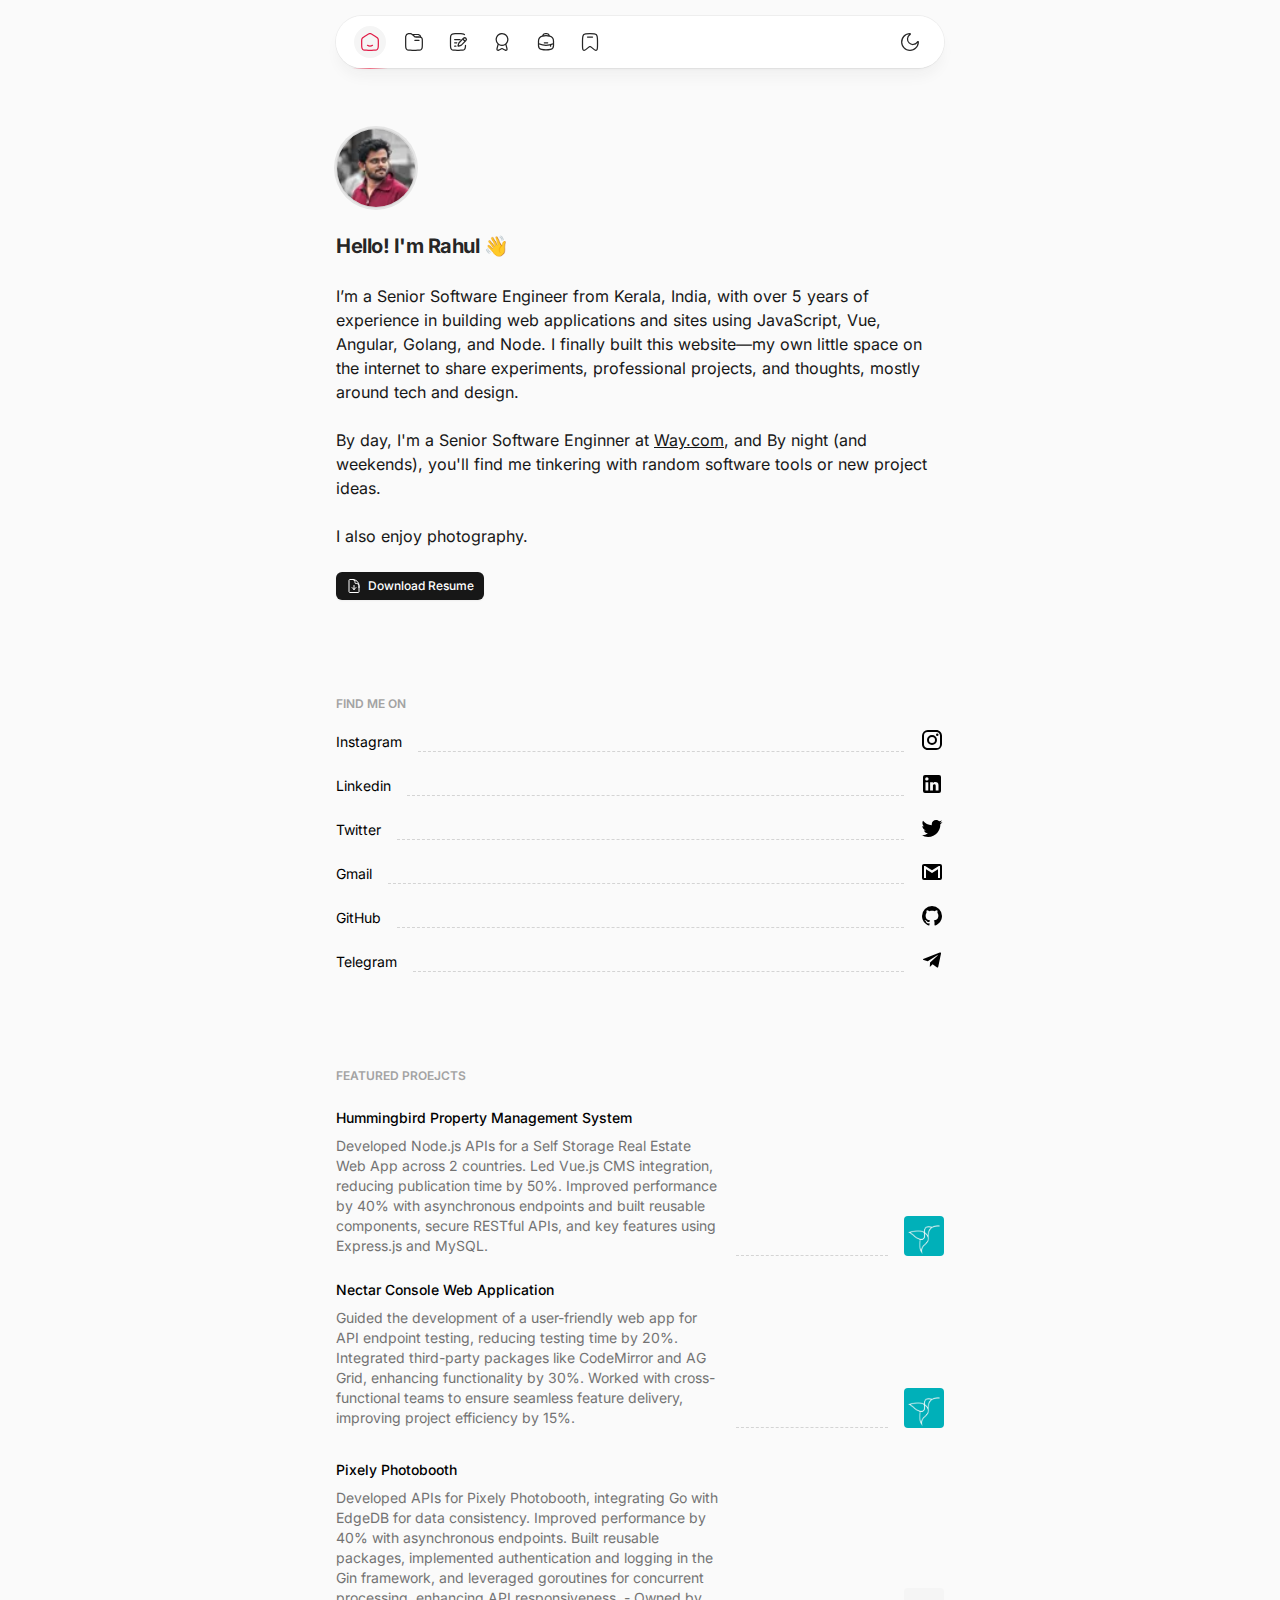
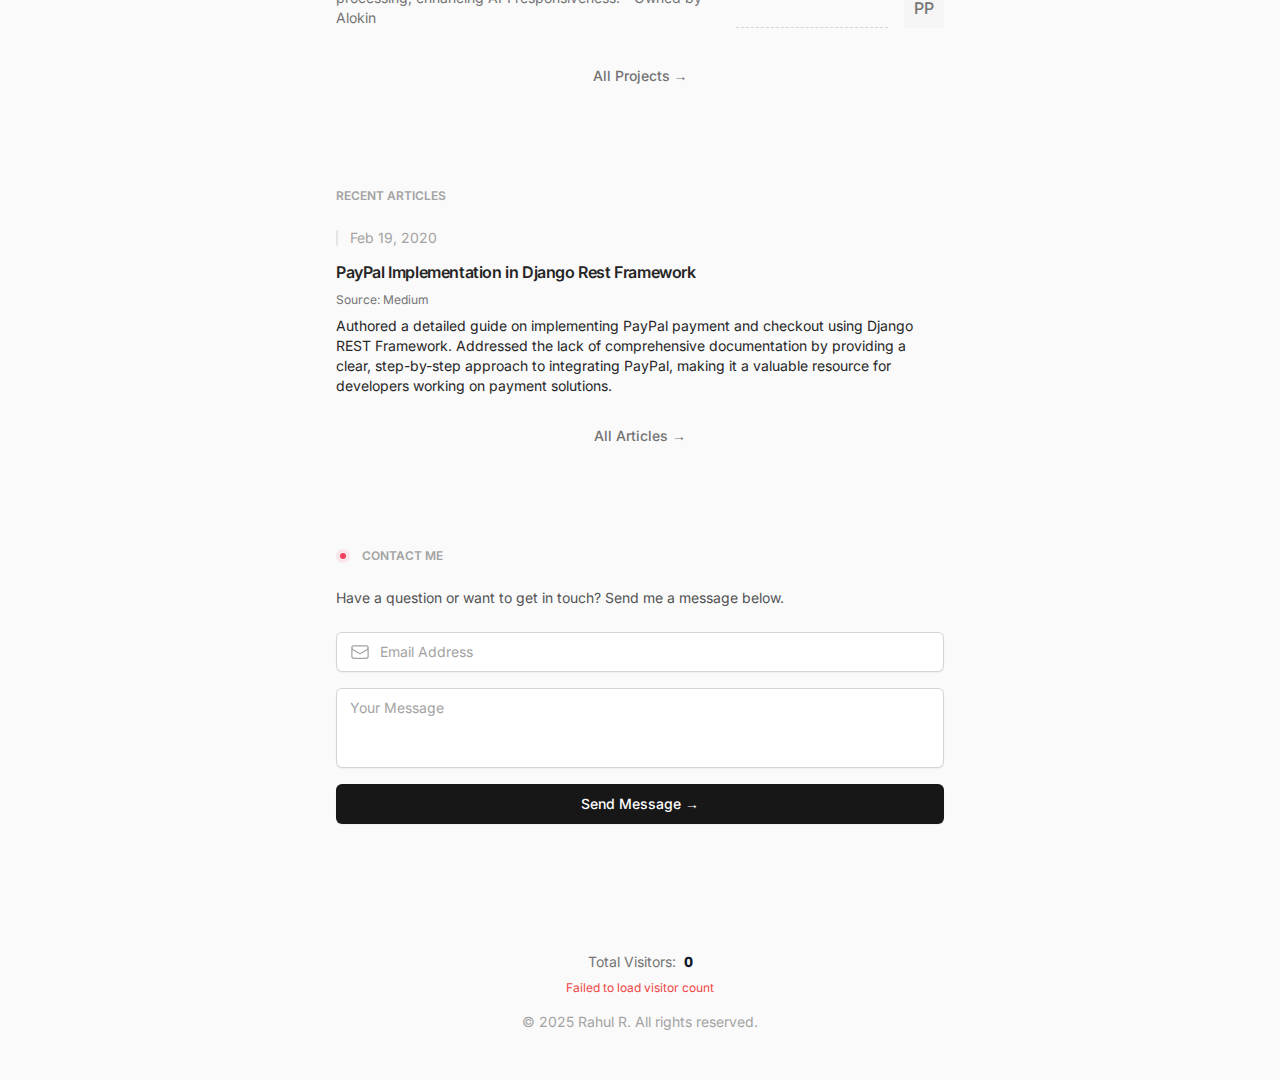
<file: index.html>
<!DOCTYPE html><html lang="en" class="h-full"><head><meta charset="utf-8">
<meta name="viewport" content="width=device-width, initial-scale=1">
<style id="nuxt-ui-colors">:root {
--color-primary-50: 255 241 242;
--color-primary-100: 255 228 230;
--color-primary-200: 254 205 211;
--color-primary-300: 253 164 175;
--color-primary-400: 251 113 133;
--color-primary-500: 244 63 94;
--color-primary-600: 225 29 72;
--color-primary-700: 190 18 60;
--color-primary-800: 159 18 57;
--color-primary-900: 136 19 55;
--color-primary-950: 76 5 25;
--color-primary-DEFAULT: var(--color-primary-500);

--color-gray-50: 250 250 250;
--color-gray-100: 245 245 245;
--color-gray-200: 229 229 229;
--color-gray-300: 212 212 212;
--color-gray-400: 163 163 163;
--color-gray-500: 115 115 115;
--color-gray-600: 82 82 82;
--color-gray-700: 64 64 64;
--color-gray-800: 38 38 38;
--color-gray-900: 23 23 23;
--color-gray-950: 10 10 10;
}

.dark {
  --color-primary-DEFAULT: var(--color-primary-400);
}
</style>
<title>Rahul R</title>
<style> @font-face { font-family: "Inter fallback"; src: local("Noto Sans"); size-adjust: 100.6532%; ascent-override: 96.2463%; descent-override: 23.991%; line-gap-override: 0%; } @font-face { font-family: "Inter fallback"; src: local("Arial"); size-adjust: 107.4014%; ascent-override: 90.199%; descent-override: 22.4836%; line-gap-override: 0%; } @font-face { font-family: "Inter fallback"; src: local("Helvetica Neue"); size-adjust: 106.0574%; ascent-override: 91.342%; descent-override: 22.7685%; line-gap-override: 0%; } @font-face { font-family: "Inter fallback"; src: local("Roboto"); size-adjust: 107.2828%; ascent-override: 90.2987%; descent-override: 22.5085%; line-gap-override: 0%; } @font-face { font-family: "Inter fallback"; src: local("Segoe UI"); size-adjust: 107.1644%; ascent-override: 90.3985%; descent-override: 22.5334%; line-gap-override: 0%; } @font-face { font-family: "Inter fallback"; src: local("BlinkMacSystemFont"); size-adjust: 115.3099%; ascent-override: 84.0128%; descent-override: 20.9416%; line-gap-override: 0%; } @font-face { font-family: "Inter fallback"; src: local("Noto Sans"); size-adjust: 100.6532%; ascent-override: 96.2463%; descent-override: 23.991%; line-gap-override: 0%; } @font-face { font-family: "Inter fallback"; src: local("Arial"); size-adjust: 107.4014%; ascent-override: 90.199%; descent-override: 22.4836%; line-gap-override: 0%; } @font-face { font-family: "Inter fallback"; src: local("Helvetica Neue"); size-adjust: 106.0574%; ascent-override: 91.342%; descent-override: 22.7685%; line-gap-override: 0%; } @font-face { font-family: "Inter fallback"; src: local("Roboto"); size-adjust: 107.2828%; ascent-override: 90.2987%; descent-override: 22.5085%; line-gap-override: 0%; } @font-face { font-family: "Inter fallback"; src: local("Segoe UI"); size-adjust: 107.1644%; ascent-override: 90.3985%; descent-override: 22.5334%; line-gap-override: 0%; } @font-face { font-family: "Inter fallback"; src: local("BlinkMacSystemFont"); size-adjust: 115.3099%; ascent-override: 84.0128%; descent-override: 20.9416%; line-gap-override: 0%; } @font-face { font-family: "Inter fallback"; src: local("Noto Sans"); size-adjust: 100.6532%; ascent-override: 96.2463%; descent-override: 23.991%; line-gap-override: 0%; } @font-face { font-family: "Inter fallback"; src: local("Arial"); size-adjust: 107.4014%; ascent-override: 90.199%; descent-override: 22.4836%; line-gap-override: 0%; } @font-face { font-family: "Inter fallback"; src: local("Helvetica Neue"); size-adjust: 106.0574%; ascent-override: 91.342%; descent-override: 22.7685%; line-gap-override: 0%; } @font-face { font-family: "Inter fallback"; src: local("Roboto"); size-adjust: 107.2828%; ascent-override: 90.2987%; descent-override: 22.5085%; line-gap-override: 0%; } @font-face { font-family: "Inter fallback"; src: local("Segoe UI"); size-adjust: 107.1644%; ascent-override: 90.3985%; descent-override: 22.5334%; line-gap-override: 0%; } @font-face { font-family: "Inter fallback"; src: local("BlinkMacSystemFont"); size-adjust: 115.3099%; ascent-override: 84.0128%; descent-override: 20.9416%; line-gap-override: 0%; } @font-face { font-family: "Inter fallback"; src: local("Noto Sans"); size-adjust: 100.6532%; ascent-override: 96.2463%; descent-override: 23.991%; line-gap-override: 0%; } @font-face { font-family: "Inter fallback"; src: local("Arial"); size-adjust: 107.4014%; ascent-override: 90.199%; descent-override: 22.4836%; line-gap-override: 0%; } @font-face { font-family: "Inter fallback"; src: local("Helvetica Neue"); size-adjust: 106.0574%; ascent-override: 91.342%; descent-override: 22.7685%; line-gap-override: 0%; } @font-face { font-family: "Inter fallback"; src: local("Roboto"); size-adjust: 107.2828%; ascent-override: 90.2987%; descent-override: 22.5085%; line-gap-override: 0%; } @font-face { font-family: "Inter fallback"; src: local("Segoe UI"); size-adjust: 107.1644%; ascent-override: 90.3985%; descent-override: 22.5334%; line-gap-override: 0%; } @font-face { font-family: "Inter fallback"; src: local("BlinkMacSystemFont"); size-adjust: 115.3099%; ascent-override: 84.0128%; descent-override: 20.9416%; line-gap-override: 0%; } @font-face { font-family: "Inter fallback"; src: local("Noto Sans"); size-adjust: 100.6532%; ascent-override: 96.2463%; descent-override: 23.991%; line-gap-override: 0%; } @font-face { font-family: "Inter fallback"; src: local("Arial"); size-adjust: 107.4014%; ascent-override: 90.199%; descent-override: 22.4836%; line-gap-override: 0%; } @font-face { font-family: "Inter fallback"; src: local("Helvetica Neue"); size-adjust: 106.0574%; ascent-override: 91.342%; descent-override: 22.7685%; line-gap-override: 0%; } @font-face { font-family: "Inter fallback"; src: local("Roboto"); size-adjust: 107.2828%; ascent-override: 90.2987%; descent-override: 22.5085%; line-gap-override: 0%; } @font-face { font-family: "Inter fallback"; src: local("Segoe UI"); size-adjust: 107.1644%; ascent-override: 90.3985%; descent-override: 22.5334%; line-gap-override: 0%; } @font-face { font-family: "Inter fallback"; src: local("BlinkMacSystemFont"); size-adjust: 115.3099%; ascent-override: 84.0128%; descent-override: 20.9416%; line-gap-override: 0%; } @font-face { font-family: "Inter fallback"; src: local("Noto Sans"); size-adjust: 100.6532%; ascent-override: 96.2463%; descent-override: 23.991%; line-gap-override: 0%; } @font-face { font-family: "Inter fallback"; src: local("Arial"); size-adjust: 107.4014%; ascent-override: 90.199%; descent-override: 22.4836%; line-gap-override: 0%; } @font-face { font-family: "Inter fallback"; src: local("Helvetica Neue"); size-adjust: 106.0574%; ascent-override: 91.342%; descent-override: 22.7685%; line-gap-override: 0%; } @font-face { font-family: "Inter fallback"; src: local("Roboto"); size-adjust: 107.2828%; ascent-override: 90.2987%; descent-override: 22.5085%; line-gap-override: 0%; } @font-face { font-family: "Inter fallback"; src: local("Segoe UI"); size-adjust: 107.1644%; ascent-override: 90.3985%; descent-override: 22.5334%; line-gap-override: 0%; } @font-face { font-family: "Inter fallback"; src: local("BlinkMacSystemFont"); size-adjust: 115.3099%; ascent-override: 84.0128%; descent-override: 20.9416%; line-gap-override: 0%; } @font-face { font-family: "Inter fallback"; src: local("Noto Sans"); size-adjust: 100.6532%; ascent-override: 96.2463%; descent-override: 23.991%; line-gap-override: 0%; } @font-face { font-family: "Inter fallback"; src: local("Arial"); size-adjust: 107.4014%; ascent-override: 90.199%; descent-override: 22.4836%; line-gap-override: 0%; } @font-face { font-family: "Inter fallback"; src: local("Helvetica Neue"); size-adjust: 106.0574%; ascent-override: 91.342%; descent-override: 22.7685%; line-gap-override: 0%; } @font-face { font-family: "Inter fallback"; src: local("Roboto"); size-adjust: 107.2828%; ascent-override: 90.2987%; descent-override: 22.5085%; line-gap-override: 0%; } @font-face { font-family: "Inter fallback"; src: local("Segoe UI"); size-adjust: 107.1644%; ascent-override: 90.3985%; descent-override: 22.5334%; line-gap-override: 0%; } @font-face { font-family: "Inter fallback"; src: local("BlinkMacSystemFont"); size-adjust: 115.3099%; ascent-override: 84.0128%; descent-override: 20.9416%; line-gap-override: 0%; } @font-face { font-family: "Inter fallback"; src: local("Noto Sans"); size-adjust: 100.6532%; ascent-override: 96.2463%; descent-override: 23.991%; line-gap-override: 0%; } @font-face { font-family: "Inter fallback"; src: local("Arial"); size-adjust: 107.4014%; ascent-override: 90.199%; descent-override: 22.4836%; line-gap-override: 0%; } @font-face { font-family: "Inter fallback"; src: local("Helvetica Neue"); size-adjust: 106.0574%; ascent-override: 91.342%; descent-override: 22.7685%; line-gap-override: 0%; } @font-face { font-family: "Inter fallback"; src: local("Roboto"); size-adjust: 107.2828%; ascent-override: 90.2987%; descent-override: 22.5085%; line-gap-override: 0%; } @font-face { font-family: "Inter fallback"; src: local("Segoe UI"); size-adjust: 107.1644%; ascent-override: 90.3985%; descent-override: 22.5334%; line-gap-override: 0%; } @font-face { font-family: "Inter fallback"; src: local("BlinkMacSystemFont"); size-adjust: 115.3099%; ascent-override: 84.0128%; descent-override: 20.9416%; line-gap-override: 0%; } @font-face { font-family: "Inter fallback"; src: local("Noto Sans"); size-adjust: 100.6532%; ascent-override: 96.2463%; descent-override: 23.991%; line-gap-override: 0%; } @font-face { font-family: "Inter fallback"; src: local("Arial"); size-adjust: 107.4014%; ascent-override: 90.199%; descent-override: 22.4836%; line-gap-override: 0%; } @font-face { font-family: "Inter fallback"; src: local("Helvetica Neue"); size-adjust: 106.0574%; ascent-override: 91.342%; descent-override: 22.7685%; line-gap-override: 0%; } @font-face { font-family: "Inter fallback"; src: local("Roboto"); size-adjust: 107.2828%; ascent-override: 90.2987%; descent-override: 22.5085%; line-gap-override: 0%; } @font-face { font-family: "Inter fallback"; src: local("Segoe UI"); size-adjust: 107.1644%; ascent-override: 90.3985%; descent-override: 22.5334%; line-gap-override: 0%; } @font-face { font-family: "Inter fallback"; src: local("BlinkMacSystemFont"); size-adjust: 115.3099%; ascent-override: 84.0128%; descent-override: 20.9416%; line-gap-override: 0%; } @font-face { font-family: "Inter fallback"; src: local("Noto Sans"); size-adjust: 100.6532%; ascent-override: 96.2463%; descent-override: 23.991%; line-gap-override: 0%; } @font-face { font-family: "Inter fallback"; src: local("Arial"); size-adjust: 107.4014%; ascent-override: 90.199%; descent-override: 22.4836%; line-gap-override: 0%; } @font-face { font-family: "Inter fallback"; src: local("Helvetica Neue"); size-adjust: 106.0574%; ascent-override: 91.342%; descent-override: 22.7685%; line-gap-override: 0%; } @font-face { font-family: "Inter fallback"; src: local("Roboto"); size-adjust: 107.2828%; ascent-override: 90.2987%; descent-override: 22.5085%; line-gap-override: 0%; } @font-face { font-family: "Inter fallback"; src: local("Segoe UI"); size-adjust: 107.1644%; ascent-override: 90.3985%; descent-override: 22.5334%; line-gap-override: 0%; } @font-face { font-family: "Inter fallback"; src: local("BlinkMacSystemFont"); size-adjust: 115.3099%; ascent-override: 84.0128%; descent-override: 20.9416%; line-gap-override: 0%; } @font-face { font-family: "Inter fallback"; src: local("Noto Sans"); size-adjust: 100.6532%; ascent-override: 96.2463%; descent-override: 23.991%; line-gap-override: 0%; } @font-face { font-family: "Inter fallback"; src: local("Arial"); size-adjust: 107.4014%; ascent-override: 90.199%; descent-override: 22.4836%; line-gap-override: 0%; } @font-face { font-family: "Inter fallback"; src: local("Helvetica Neue"); size-adjust: 106.0574%; ascent-override: 91.342%; descent-override: 22.7685%; line-gap-override: 0%; } @font-face { font-family: "Inter fallback"; src: local("Roboto"); size-adjust: 107.2828%; ascent-override: 90.2987%; descent-override: 22.5085%; line-gap-override: 0%; } @font-face { font-family: "Inter fallback"; src: local("Segoe UI"); size-adjust: 107.1644%; ascent-override: 90.3985%; descent-override: 22.5334%; line-gap-override: 0%; } @font-face { font-family: "Inter fallback"; src: local("BlinkMacSystemFont"); size-adjust: 115.3099%; ascent-override: 84.0128%; descent-override: 20.9416%; line-gap-override: 0%; } @font-face { font-family: "Inter fallback"; src: local("Noto Sans"); size-adjust: 100.6532%; ascent-override: 96.2463%; descent-override: 23.991%; line-gap-override: 0%; } @font-face { font-family: "Inter fallback"; src: local("Arial"); size-adjust: 107.4014%; ascent-override: 90.199%; descent-override: 22.4836%; line-gap-override: 0%; } @font-face { font-family: "Inter fallback"; src: local("Helvetica Neue"); size-adjust: 106.0574%; ascent-override: 91.342%; descent-override: 22.7685%; line-gap-override: 0%; } @font-face { font-family: "Inter fallback"; src: local("Roboto"); size-adjust: 107.2828%; ascent-override: 90.2987%; descent-override: 22.5085%; line-gap-override: 0%; } @font-face { font-family: "Inter fallback"; src: local("Segoe UI"); size-adjust: 107.1644%; ascent-override: 90.3985%; descent-override: 22.5334%; line-gap-override: 0%; } @font-face { font-family: "Inter fallback"; src: local("BlinkMacSystemFont"); size-adjust: 115.3099%; ascent-override: 84.0128%; descent-override: 20.9416%; line-gap-override: 0%; } @font-face { font-family: "Inter fallback"; src: local("Noto Sans"); size-adjust: 100.6532%; ascent-override: 96.2463%; descent-override: 23.991%; line-gap-override: 0%; } @font-face { font-family: "Inter fallback"; src: local("Arial"); size-adjust: 107.4014%; ascent-override: 90.199%; descent-override: 22.4836%; line-gap-override: 0%; } @font-face { font-family: "Inter fallback"; src: local("Helvetica Neue"); size-adjust: 106.0574%; ascent-override: 91.342%; descent-override: 22.7685%; line-gap-override: 0%; } @font-face { font-family: "Inter fallback"; src: local("Roboto"); size-adjust: 107.2828%; ascent-override: 90.2987%; descent-override: 22.5085%; line-gap-override: 0%; } @font-face { font-family: "Inter fallback"; src: local("Segoe UI"); size-adjust: 107.1644%; ascent-override: 90.3985%; descent-override: 22.5334%; line-gap-override: 0%; } @font-face { font-family: "Inter fallback"; src: local("BlinkMacSystemFont"); size-adjust: 115.3099%; ascent-override: 84.0128%; descent-override: 20.9416%; line-gap-override: 0%; } @font-face { font-family: "Inter fallback"; src: local("Noto Sans"); size-adjust: 100.6532%; ascent-override: 96.2463%; descent-override: 23.991%; line-gap-override: 0%; } @font-face { font-family: "Inter fallback"; src: local("Arial"); size-adjust: 107.4014%; ascent-override: 90.199%; descent-override: 22.4836%; line-gap-override: 0%; } @font-face { font-family: "Inter fallback"; src: local("Helvetica Neue"); size-adjust: 106.0574%; ascent-override: 91.342%; descent-override: 22.7685%; line-gap-override: 0%; } @font-face { font-family: "Inter fallback"; src: local("Roboto"); size-adjust: 107.2828%; ascent-override: 90.2987%; descent-override: 22.5085%; line-gap-override: 0%; } @font-face { font-family: "Inter fallback"; src: local("Segoe UI"); size-adjust: 107.1644%; ascent-override: 90.3985%; descent-override: 22.5334%; line-gap-override: 0%; } @font-face { font-family: "Inter fallback"; src: local("BlinkMacSystemFont"); size-adjust: 115.3099%; ascent-override: 84.0128%; descent-override: 20.9416%; line-gap-override: 0%; } @font-face { font-family: "Inter fallback"; src: local("Noto Sans"); size-adjust: 100.6532%; ascent-override: 96.2463%; descent-override: 23.991%; line-gap-override: 0%; } @font-face { font-family: "Inter fallback"; src: local("Arial"); size-adjust: 107.4014%; ascent-override: 90.199%; descent-override: 22.4836%; line-gap-override: 0%; } @font-face { font-family: "Inter fallback"; src: local("Helvetica Neue"); size-adjust: 106.0574%; ascent-override: 91.342%; descent-override: 22.7685%; line-gap-override: 0%; } @font-face { font-family: "Inter fallback"; src: local("Roboto"); size-adjust: 107.2828%; ascent-override: 90.2987%; descent-override: 22.5085%; line-gap-override: 0%; } @font-face { font-family: "Inter fallback"; src: local("Segoe UI"); size-adjust: 107.1644%; ascent-override: 90.3985%; descent-override: 22.5334%; line-gap-override: 0%; } @font-face { font-family: "Inter fallback"; src: local("BlinkMacSystemFont"); size-adjust: 115.3099%; ascent-override: 84.0128%; descent-override: 20.9416%; line-gap-override: 0%; } @font-face { font-family: "Inter fallback"; src: local("Noto Sans"); size-adjust: 100.6532%; ascent-override: 96.2463%; descent-override: 23.991%; line-gap-override: 0%; } @font-face { font-family: "Inter fallback"; src: local("Arial"); size-adjust: 107.4014%; ascent-override: 90.199%; descent-override: 22.4836%; line-gap-override: 0%; } @font-face { font-family: "Inter fallback"; src: local("Helvetica Neue"); size-adjust: 106.0574%; ascent-override: 91.342%; descent-override: 22.7685%; line-gap-override: 0%; } @font-face { font-family: "Inter fallback"; src: local("Roboto"); size-adjust: 107.2828%; ascent-override: 90.2987%; descent-override: 22.5085%; line-gap-override: 0%; } @font-face { font-family: "Inter fallback"; src: local("Segoe UI"); size-adjust: 107.1644%; ascent-override: 90.3985%; descent-override: 22.5334%; line-gap-override: 0%; } @font-face { font-family: "Inter fallback"; src: local("BlinkMacSystemFont"); size-adjust: 115.3099%; ascent-override: 84.0128%; descent-override: 20.9416%; line-gap-override: 0%; } @font-face { font-family: "Inter fallback"; src: local("Noto Sans"); size-adjust: 100.6532%; ascent-override: 96.2463%; descent-override: 23.991%; line-gap-override: 0%; } @font-face { font-family: "Inter fallback"; src: local("Arial"); size-adjust: 107.4014%; ascent-override: 90.199%; descent-override: 22.4836%; line-gap-override: 0%; } @font-face { font-family: "Inter fallback"; src: local("Helvetica Neue"); size-adjust: 106.0574%; ascent-override: 91.342%; descent-override: 22.7685%; line-gap-override: 0%; } @font-face { font-family: "Inter fallback"; src: local("Roboto"); size-adjust: 107.2828%; ascent-override: 90.2987%; descent-override: 22.5085%; line-gap-override: 0%; } @font-face { font-family: "Inter fallback"; src: local("Segoe UI"); size-adjust: 107.1644%; ascent-override: 90.3985%; descent-override: 22.5334%; line-gap-override: 0%; } @font-face { font-family: "Inter fallback"; src: local("BlinkMacSystemFont"); size-adjust: 115.3099%; ascent-override: 84.0128%; descent-override: 20.9416%; line-gap-override: 0%; } @font-face { font-family: "Inter fallback"; src: local("Noto Sans"); size-adjust: 100.6532%; ascent-override: 96.2463%; descent-override: 23.991%; line-gap-override: 0%; } @font-face { font-family: "Inter fallback"; src: local("Arial"); size-adjust: 107.4014%; ascent-override: 90.199%; descent-override: 22.4836%; line-gap-override: 0%; } @font-face { font-family: "Inter fallback"; src: local("Helvetica Neue"); size-adjust: 106.0574%; ascent-override: 91.342%; descent-override: 22.7685%; line-gap-override: 0%; } @font-face { font-family: "Inter fallback"; src: local("Roboto"); size-adjust: 107.2828%; ascent-override: 90.2987%; descent-override: 22.5085%; line-gap-override: 0%; } @font-face { font-family: "Inter fallback"; src: local("Segoe UI"); size-adjust: 107.1644%; ascent-override: 90.3985%; descent-override: 22.5334%; line-gap-override: 0%; } @font-face { font-family: "Inter fallback"; src: local("BlinkMacSystemFont"); size-adjust: 115.3099%; ascent-override: 84.0128%; descent-override: 20.9416%; line-gap-override: 0%; } @font-face { font-family: "Inter fallback"; src: local("Noto Sans"); size-adjust: 100.6532%; ascent-override: 96.2463%; descent-override: 23.991%; line-gap-override: 0%; } @font-face { font-family: "Inter fallback"; src: local("Arial"); size-adjust: 107.4014%; ascent-override: 90.199%; descent-override: 22.4836%; line-gap-override: 0%; } @font-face { font-family: "Inter fallback"; src: local("Helvetica Neue"); size-adjust: 106.0574%; ascent-override: 91.342%; descent-override: 22.7685%; line-gap-override: 0%; } @font-face { font-family: "Inter fallback"; src: local("Roboto"); size-adjust: 107.2828%; ascent-override: 90.2987%; descent-override: 22.5085%; line-gap-override: 0%; } @font-face { font-family: "Inter fallback"; src: local("Segoe UI"); size-adjust: 107.1644%; ascent-override: 90.3985%; descent-override: 22.5334%; line-gap-override: 0%; } @font-face { font-family: "Inter fallback"; src: local("BlinkMacSystemFont"); size-adjust: 115.3099%; ascent-override: 84.0128%; descent-override: 20.9416%; line-gap-override: 0%; } @font-face { font-family: "Inter fallback"; src: local("Noto Sans"); size-adjust: 100.6532%; ascent-override: 96.2463%; descent-override: 23.991%; line-gap-override: 0%; } @font-face { font-family: "Inter fallback"; src: local("Arial"); size-adjust: 107.4014%; ascent-override: 90.199%; descent-override: 22.4836%; line-gap-override: 0%; } @font-face { font-family: "Inter fallback"; src: local("Helvetica Neue"); size-adjust: 106.0574%; ascent-override: 91.342%; descent-override: 22.7685%; line-gap-override: 0%; } @font-face { font-family: "Inter fallback"; src: local("Roboto"); size-adjust: 107.2828%; ascent-override: 90.2987%; descent-override: 22.5085%; line-gap-override: 0%; } @font-face { font-family: "Inter fallback"; src: local("Segoe UI"); size-adjust: 107.1644%; ascent-override: 90.3985%; descent-override: 22.5334%; line-gap-override: 0%; } @font-face { font-family: "Inter fallback"; src: local("BlinkMacSystemFont"); size-adjust: 115.3099%; ascent-override: 84.0128%; descent-override: 20.9416%; line-gap-override: 0%; } @font-face { font-family: "Inter fallback"; src: local("Noto Sans"); size-adjust: 100.6532%; ascent-override: 96.2463%; descent-override: 23.991%; line-gap-override: 0%; } @font-face { font-family: "Inter fallback"; src: local("Arial"); size-adjust: 107.4014%; ascent-override: 90.199%; descent-override: 22.4836%; line-gap-override: 0%; } @font-face { font-family: "Inter fallback"; src: local("Helvetica Neue"); size-adjust: 106.0574%; ascent-override: 91.342%; descent-override: 22.7685%; line-gap-override: 0%; } @font-face { font-family: "Inter fallback"; src: local("Roboto"); size-adjust: 107.2828%; ascent-override: 90.2987%; descent-override: 22.5085%; line-gap-override: 0%; } @font-face { font-family: "Inter fallback"; src: local("Segoe UI"); size-adjust: 107.1644%; ascent-override: 90.3985%; descent-override: 22.5334%; line-gap-override: 0%; } @font-face { font-family: "Inter fallback"; src: local("BlinkMacSystemFont"); size-adjust: 115.3099%; ascent-override: 84.0128%; descent-override: 20.9416%; line-gap-override: 0%; } @font-face { font-family: "Inter fallback"; src: local("Noto Sans"); size-adjust: 100.6532%; ascent-override: 96.2463%; descent-override: 23.991%; line-gap-override: 0%; } @font-face { font-family: "Inter fallback"; src: local("Arial"); size-adjust: 107.4014%; ascent-override: 90.199%; descent-override: 22.4836%; line-gap-override: 0%; } @font-face { font-family: "Inter fallback"; src: local("Helvetica Neue"); size-adjust: 106.0574%; ascent-override: 91.342%; descent-override: 22.7685%; line-gap-override: 0%; } @font-face { font-family: "Inter fallback"; src: local("Roboto"); size-adjust: 107.2828%; ascent-override: 90.2987%; descent-override: 22.5085%; line-gap-override: 0%; } @font-face { font-family: "Inter fallback"; src: local("Segoe UI"); size-adjust: 107.1644%; ascent-override: 90.3985%; descent-override: 22.5334%; line-gap-override: 0%; } @font-face { font-family: "Inter fallback"; src: local("BlinkMacSystemFont"); size-adjust: 115.3099%; ascent-override: 84.0128%; descent-override: 20.9416%; line-gap-override: 0%; } @font-face { font-family: "Inter fallback"; src: local("Noto Sans"); size-adjust: 100.6532%; ascent-override: 96.2463%; descent-override: 23.991%; line-gap-override: 0%; } @font-face { font-family: "Inter fallback"; src: local("Arial"); size-adjust: 107.4014%; ascent-override: 90.199%; descent-override: 22.4836%; line-gap-override: 0%; } @font-face { font-family: "Inter fallback"; src: local("Helvetica Neue"); size-adjust: 106.0574%; ascent-override: 91.342%; descent-override: 22.7685%; line-gap-override: 0%; } @font-face { font-family: "Inter fallback"; src: local("Roboto"); size-adjust: 107.2828%; ascent-override: 90.2987%; descent-override: 22.5085%; line-gap-override: 0%; } @font-face { font-family: "Inter fallback"; src: local("Segoe UI"); size-adjust: 107.1644%; ascent-override: 90.3985%; descent-override: 22.5334%; line-gap-override: 0%; } @font-face { font-family: "Inter fallback"; src: local("BlinkMacSystemFont"); size-adjust: 115.3099%; ascent-override: 84.0128%; descent-override: 20.9416%; line-gap-override: 0%; } @font-face { font-family: "Inter fallback"; src: local("Noto Sans"); size-adjust: 100.6532%; ascent-override: 96.2463%; descent-override: 23.991%; line-gap-override: 0%; } @font-face { font-family: "Inter fallback"; src: local("Arial"); size-adjust: 107.4014%; ascent-override: 90.199%; descent-override: 22.4836%; line-gap-override: 0%; } @font-face { font-family: "Inter fallback"; src: local("Helvetica Neue"); size-adjust: 106.0574%; ascent-override: 91.342%; descent-override: 22.7685%; line-gap-override: 0%; } @font-face { font-family: "Inter fallback"; src: local("Roboto"); size-adjust: 107.2828%; ascent-override: 90.2987%; descent-override: 22.5085%; line-gap-override: 0%; } @font-face { font-family: "Inter fallback"; src: local("Segoe UI"); size-adjust: 107.1644%; ascent-override: 90.3985%; descent-override: 22.5334%; line-gap-override: 0%; } @font-face { font-family: "Inter fallback"; src: local("BlinkMacSystemFont"); size-adjust: 115.3099%; ascent-override: 84.0128%; descent-override: 20.9416%; line-gap-override: 0%; } @font-face { font-family: "Inter fallback"; src: local("Noto Sans"); size-adjust: 100.6532%; ascent-override: 96.2463%; descent-override: 23.991%; line-gap-override: 0%; } @font-face { font-family: "Inter fallback"; src: local("Arial"); size-adjust: 107.4014%; ascent-override: 90.199%; descent-override: 22.4836%; line-gap-override: 0%; } @font-face { font-family: "Inter fallback"; src: local("Helvetica Neue"); size-adjust: 106.0574%; ascent-override: 91.342%; descent-override: 22.7685%; line-gap-override: 0%; } @font-face { font-family: "Inter fallback"; src: local("Roboto"); size-adjust: 107.2828%; ascent-override: 90.2987%; descent-override: 22.5085%; line-gap-override: 0%; } @font-face { font-family: "Inter fallback"; src: local("Segoe UI"); size-adjust: 107.1644%; ascent-override: 90.3985%; descent-override: 22.5334%; line-gap-override: 0%; } @font-face { font-family: "Inter fallback"; src: local("BlinkMacSystemFont"); size-adjust: 115.3099%; ascent-override: 84.0128%; descent-override: 20.9416%; line-gap-override: 0%; } @font-face { font-family: "Inter fallback"; src: local("Noto Sans"); size-adjust: 100.6532%; ascent-override: 96.2463%; descent-override: 23.991%; line-gap-override: 0%; } @font-face { font-family: "Inter fallback"; src: local("Arial"); size-adjust: 107.4014%; ascent-override: 90.199%; descent-override: 22.4836%; line-gap-override: 0%; } @font-face { font-family: "Inter fallback"; src: local("Helvetica Neue"); size-adjust: 106.0574%; ascent-override: 91.342%; descent-override: 22.7685%; line-gap-override: 0%; } @font-face { font-family: "Inter fallback"; src: local("Roboto"); size-adjust: 107.2828%; ascent-override: 90.2987%; descent-override: 22.5085%; line-gap-override: 0%; } @font-face { font-family: "Inter fallback"; src: local("Segoe UI"); size-adjust: 107.1644%; ascent-override: 90.3985%; descent-override: 22.5334%; line-gap-override: 0%; } @font-face { font-family: "Inter fallback"; src: local("BlinkMacSystemFont"); size-adjust: 115.3099%; ascent-override: 84.0128%; descent-override: 20.9416%; line-gap-override: 0%; } @font-face { font-family: "Inter fallback"; src: local("Noto Sans"); size-adjust: 100.6532%; ascent-override: 96.2463%; descent-override: 23.991%; line-gap-override: 0%; } @font-face { font-family: "Inter fallback"; src: local("Arial"); size-adjust: 107.4014%; ascent-override: 90.199%; descent-override: 22.4836%; line-gap-override: 0%; } @font-face { font-family: "Inter fallback"; src: local("Helvetica Neue"); size-adjust: 106.0574%; ascent-override: 91.342%; descent-override: 22.7685%; line-gap-override: 0%; } @font-face { font-family: "Inter fallback"; src: local("Roboto"); size-adjust: 107.2828%; ascent-override: 90.2987%; descent-override: 22.5085%; line-gap-override: 0%; } @font-face { font-family: "Inter fallback"; src: local("Segoe UI"); size-adjust: 107.1644%; ascent-override: 90.3985%; descent-override: 22.5334%; line-gap-override: 0%; } @font-face { font-family: "Inter fallback"; src: local("BlinkMacSystemFont"); size-adjust: 115.3099%; ascent-override: 84.0128%; descent-override: 20.9416%; line-gap-override: 0%; } @font-face { font-family: "Inter fallback"; src: local("Noto Sans"); size-adjust: 100.6532%; ascent-override: 96.2463%; descent-override: 23.991%; line-gap-override: 0%; } @font-face { font-family: "Inter fallback"; src: local("Arial"); size-adjust: 107.4014%; ascent-override: 90.199%; descent-override: 22.4836%; line-gap-override: 0%; } @font-face { font-family: "Inter fallback"; src: local("Helvetica Neue"); size-adjust: 106.0574%; ascent-override: 91.342%; descent-override: 22.7685%; line-gap-override: 0%; } @font-face { font-family: "Inter fallback"; src: local("Roboto"); size-adjust: 107.2828%; ascent-override: 90.2987%; descent-override: 22.5085%; line-gap-override: 0%; } @font-face { font-family: "Inter fallback"; src: local("Segoe UI"); size-adjust: 107.1644%; ascent-override: 90.3985%; descent-override: 22.5334%; line-gap-override: 0%; } @font-face { font-family: "Inter fallback"; src: local("BlinkMacSystemFont"); size-adjust: 115.3099%; ascent-override: 84.0128%; descent-override: 20.9416%; line-gap-override: 0%; } @font-face { font-family: "Inter fallback"; src: local("Noto Sans"); size-adjust: 100.6532%; ascent-override: 96.2463%; descent-override: 23.991%; line-gap-override: 0%; } @font-face { font-family: "Inter fallback"; src: local("Arial"); size-adjust: 107.4014%; ascent-override: 90.199%; descent-override: 22.4836%; line-gap-override: 0%; } @font-face { font-family: "Inter fallback"; src: local("Helvetica Neue"); size-adjust: 106.0574%; ascent-override: 91.342%; descent-override: 22.7685%; line-gap-override: 0%; } @font-face { font-family: "Inter fallback"; src: local("Roboto"); size-adjust: 107.2828%; ascent-override: 90.2987%; descent-override: 22.5085%; line-gap-override: 0%; } @font-face { font-family: "Inter fallback"; src: local("Segoe UI"); size-adjust: 107.1644%; ascent-override: 90.3985%; descent-override: 22.5334%; line-gap-override: 0%; } @font-face { font-family: "Inter fallback"; src: local("BlinkMacSystemFont"); size-adjust: 115.3099%; ascent-override: 84.0128%; descent-override: 20.9416%; line-gap-override: 0%; } @font-face { font-family: "Inter fallback"; src: local("Noto Sans"); size-adjust: 100.6532%; ascent-override: 96.2463%; descent-override: 23.991%; line-gap-override: 0%; } @font-face { font-family: "Inter fallback"; src: local("Arial"); size-adjust: 107.4014%; ascent-override: 90.199%; descent-override: 22.4836%; line-gap-override: 0%; } @font-face { font-family: "Inter fallback"; src: local("Helvetica Neue"); size-adjust: 106.0574%; ascent-override: 91.342%; descent-override: 22.7685%; line-gap-override: 0%; } @font-face { font-family: "Inter fallback"; src: local("Roboto"); size-adjust: 107.2828%; ascent-override: 90.2987%; descent-override: 22.5085%; line-gap-override: 0%; } @font-face { font-family: "Inter fallback"; src: local("Segoe UI"); size-adjust: 107.1644%; ascent-override: 90.3985%; descent-override: 22.5334%; line-gap-override: 0%; } @font-face { font-family: "Inter fallback"; src: local("BlinkMacSystemFont"); size-adjust: 115.3099%; ascent-override: 84.0128%; descent-override: 20.9416%; line-gap-override: 0%; } @font-face { font-family: "Inter fallback"; src: local("Noto Sans"); size-adjust: 100.6532%; ascent-override: 96.2463%; descent-override: 23.991%; line-gap-override: 0%; } @font-face { font-family: "Inter fallback"; src: local("Arial"); size-adjust: 107.4014%; ascent-override: 90.199%; descent-override: 22.4836%; line-gap-override: 0%; } @font-face { font-family: "Inter fallback"; src: local("Helvetica Neue"); size-adjust: 106.0574%; ascent-override: 91.342%; descent-override: 22.7685%; line-gap-override: 0%; } @font-face { font-family: "Inter fallback"; src: local("Roboto"); size-adjust: 107.2828%; ascent-override: 90.2987%; descent-override: 22.5085%; line-gap-override: 0%; } @font-face { font-family: "Inter fallback"; src: local("Segoe UI"); size-adjust: 107.1644%; ascent-override: 90.3985%; descent-override: 22.5334%; line-gap-override: 0%; } @font-face { font-family: "Inter fallback"; src: local("BlinkMacSystemFont"); size-adjust: 115.3099%; ascent-override: 84.0128%; descent-override: 20.9416%; line-gap-override: 0%; } @font-face { font-family: "Inter fallback"; src: local("Noto Sans"); size-adjust: 100.6532%; ascent-override: 96.2463%; descent-override: 23.991%; line-gap-override: 0%; } @font-face { font-family: "Inter fallback"; src: local("Arial"); size-adjust: 107.4014%; ascent-override: 90.199%; descent-override: 22.4836%; line-gap-override: 0%; } @font-face { font-family: "Inter fallback"; src: local("Helvetica Neue"); size-adjust: 106.0574%; ascent-override: 91.342%; descent-override: 22.7685%; line-gap-override: 0%; } @font-face { font-family: "Inter fallback"; src: local("Roboto"); size-adjust: 107.2828%; ascent-override: 90.2987%; descent-override: 22.5085%; line-gap-override: 0%; } @font-face { font-family: "Inter fallback"; src: local("Segoe UI"); size-adjust: 107.1644%; ascent-override: 90.3985%; descent-override: 22.5334%; line-gap-override: 0%; } @font-face { font-family: "Inter fallback"; src: local("BlinkMacSystemFont"); size-adjust: 115.3099%; ascent-override: 84.0128%; descent-override: 20.9416%; line-gap-override: 0%; } @font-face { font-family: "Inter fallback"; src: local("Noto Sans"); size-adjust: 100.6532%; ascent-override: 96.2463%; descent-override: 23.991%; line-gap-override: 0%; } @font-face { font-family: "Inter fallback"; src: local("Arial"); size-adjust: 107.4014%; ascent-override: 90.199%; descent-override: 22.4836%; line-gap-override: 0%; } @font-face { font-family: "Inter fallback"; src: local("Helvetica Neue"); size-adjust: 106.0574%; ascent-override: 91.342%; descent-override: 22.7685%; line-gap-override: 0%; } @font-face { font-family: "Inter fallback"; src: local("Roboto"); size-adjust: 107.2828%; ascent-override: 90.2987%; descent-override: 22.5085%; line-gap-override: 0%; } @font-face { font-family: "Inter fallback"; src: local("Segoe UI"); size-adjust: 107.1644%; ascent-override: 90.3985%; descent-override: 22.5334%; line-gap-override: 0%; } @font-face { font-family: "Inter fallback"; src: local("BlinkMacSystemFont"); size-adjust: 115.3099%; ascent-override: 84.0128%; descent-override: 20.9416%; line-gap-override: 0%; } @font-face { font-family: "Inter fallback"; src: local("Noto Sans"); size-adjust: 100.6532%; ascent-override: 96.2463%; descent-override: 23.991%; line-gap-override: 0%; } @font-face { font-family: "Inter fallback"; src: local("Arial"); size-adjust: 107.4014%; ascent-override: 90.199%; descent-override: 22.4836%; line-gap-override: 0%; } @font-face { font-family: "Inter fallback"; src: local("Helvetica Neue"); size-adjust: 106.0574%; ascent-override: 91.342%; descent-override: 22.7685%; line-gap-override: 0%; } @font-face { font-family: "Inter fallback"; src: local("Roboto"); size-adjust: 107.2828%; ascent-override: 90.2987%; descent-override: 22.5085%; line-gap-override: 0%; } @font-face { font-family: "Inter fallback"; src: local("Segoe UI"); size-adjust: 107.1644%; ascent-override: 90.3985%; descent-override: 22.5334%; line-gap-override: 0%; } @font-face { font-family: "Inter fallback"; src: local("BlinkMacSystemFont"); size-adjust: 115.3099%; ascent-override: 84.0128%; descent-override: 20.9416%; line-gap-override: 0%; } @font-face { font-family: "Inter fallback"; src: local("Noto Sans"); size-adjust: 100.6532%; ascent-override: 96.2463%; descent-override: 23.991%; line-gap-override: 0%; } @font-face { font-family: "Inter fallback"; src: local("Arial"); size-adjust: 107.4014%; ascent-override: 90.199%; descent-override: 22.4836%; line-gap-override: 0%; } @font-face { font-family: "Inter fallback"; src: local("Helvetica Neue"); size-adjust: 106.0574%; ascent-override: 91.342%; descent-override: 22.7685%; line-gap-override: 0%; } @font-face { font-family: "Inter fallback"; src: local("Roboto"); size-adjust: 107.2828%; ascent-override: 90.2987%; descent-override: 22.5085%; line-gap-override: 0%; } @font-face { font-family: "Inter fallback"; src: local("Segoe UI"); size-adjust: 107.1644%; ascent-override: 90.3985%; descent-override: 22.5334%; line-gap-override: 0%; } @font-face { font-family: "Inter fallback"; src: local("BlinkMacSystemFont"); size-adjust: 115.3099%; ascent-override: 84.0128%; descent-override: 20.9416%; line-gap-override: 0%; } @font-face { font-family: "Inter fallback"; src: local("Noto Sans"); size-adjust: 100.6532%; ascent-override: 96.2463%; descent-override: 23.991%; line-gap-override: 0%; } @font-face { font-family: "Inter fallback"; src: local("Arial"); size-adjust: 107.4014%; ascent-override: 90.199%; descent-override: 22.4836%; line-gap-override: 0%; } @font-face { font-family: "Inter fallback"; src: local("Helvetica Neue"); size-adjust: 106.0574%; ascent-override: 91.342%; descent-override: 22.7685%; line-gap-override: 0%; } @font-face { font-family: "Inter fallback"; src: local("Roboto"); size-adjust: 107.2828%; ascent-override: 90.2987%; descent-override: 22.5085%; line-gap-override: 0%; } @font-face { font-family: "Inter fallback"; src: local("Segoe UI"); size-adjust: 107.1644%; ascent-override: 90.3985%; descent-override: 22.5334%; line-gap-override: 0%; } @font-face { font-family: "Inter fallback"; src: local("BlinkMacSystemFont"); size-adjust: 115.3099%; ascent-override: 84.0128%; descent-override: 20.9416%; line-gap-override: 0%; } @font-face { font-family: "Inter fallback"; src: local("Noto Sans"); size-adjust: 100.6532%; ascent-override: 96.2463%; descent-override: 23.991%; line-gap-override: 0%; } @font-face { font-family: "Inter fallback"; src: local("Arial"); size-adjust: 107.4014%; ascent-override: 90.199%; descent-override: 22.4836%; line-gap-override: 0%; } @font-face { font-family: "Inter fallback"; src: local("Helvetica Neue"); size-adjust: 106.0574%; ascent-override: 91.342%; descent-override: 22.7685%; line-gap-override: 0%; } @font-face { font-family: "Inter fallback"; src: local("Roboto"); size-adjust: 107.2828%; ascent-override: 90.2987%; descent-override: 22.5085%; line-gap-override: 0%; } @font-face { font-family: "Inter fallback"; src: local("Segoe UI"); size-adjust: 107.1644%; ascent-override: 90.3985%; descent-override: 22.5334%; line-gap-override: 0%; } @font-face { font-family: "Inter fallback"; src: local("BlinkMacSystemFont"); size-adjust: 115.3099%; ascent-override: 84.0128%; descent-override: 20.9416%; line-gap-override: 0%; } @font-face { font-family: "Inter fallback"; src: local("Noto Sans"); size-adjust: 100.6532%; ascent-override: 96.2463%; descent-override: 23.991%; line-gap-override: 0%; } @font-face { font-family: "Inter fallback"; src: local("Arial"); size-adjust: 107.4014%; ascent-override: 90.199%; descent-override: 22.4836%; line-gap-override: 0%; } @font-face { font-family: "Inter fallback"; src: local("Helvetica Neue"); size-adjust: 106.0574%; ascent-override: 91.342%; descent-override: 22.7685%; line-gap-override: 0%; } @font-face { font-family: "Inter fallback"; src: local("Roboto"); size-adjust: 107.2828%; ascent-override: 90.2987%; descent-override: 22.5085%; line-gap-override: 0%; } @font-face { font-family: "Inter fallback"; src: local("Segoe UI"); size-adjust: 107.1644%; ascent-override: 90.3985%; descent-override: 22.5334%; line-gap-override: 0%; } @font-face { font-family: "Inter fallback"; src: local("BlinkMacSystemFont"); size-adjust: 115.3099%; ascent-override: 84.0128%; descent-override: 20.9416%; line-gap-override: 0%; } @font-face { font-family: "Inter fallback"; src: local("Noto Sans"); size-adjust: 100.6532%; ascent-override: 96.2463%; descent-override: 23.991%; line-gap-override: 0%; } @font-face { font-family: "Inter fallback"; src: local("Arial"); size-adjust: 107.4014%; ascent-override: 90.199%; descent-override: 22.4836%; line-gap-override: 0%; } @font-face { font-family: "Inter fallback"; src: local("Helvetica Neue"); size-adjust: 106.0574%; ascent-override: 91.342%; descent-override: 22.7685%; line-gap-override: 0%; } @font-face { font-family: "Inter fallback"; src: local("Roboto"); size-adjust: 107.2828%; ascent-override: 90.2987%; descent-override: 22.5085%; line-gap-override: 0%; } @font-face { font-family: "Inter fallback"; src: local("Segoe UI"); size-adjust: 107.1644%; ascent-override: 90.3985%; descent-override: 22.5334%; line-gap-override: 0%; } @font-face { font-family: "Inter fallback"; src: local("BlinkMacSystemFont"); size-adjust: 115.3099%; ascent-override: 84.0128%; descent-override: 20.9416%; line-gap-override: 0%; } @font-face { font-family: "Inter fallback"; src: local("Noto Sans"); size-adjust: 100.6532%; ascent-override: 96.2463%; descent-override: 23.991%; line-gap-override: 0%; } @font-face { font-family: "Inter fallback"; src: local("Arial"); size-adjust: 107.4014%; ascent-override: 90.199%; descent-override: 22.4836%; line-gap-override: 0%; } @font-face { font-family: "Inter fallback"; src: local("Helvetica Neue"); size-adjust: 106.0574%; ascent-override: 91.342%; descent-override: 22.7685%; line-gap-override: 0%; } @font-face { font-family: "Inter fallback"; src: local("Roboto"); size-adjust: 107.2828%; ascent-override: 90.2987%; descent-override: 22.5085%; line-gap-override: 0%; } @font-face { font-family: "Inter fallback"; src: local("Segoe UI"); size-adjust: 107.1644%; ascent-override: 90.3985%; descent-override: 22.5334%; line-gap-override: 0%; } @font-face { font-family: "Inter fallback"; src: local("BlinkMacSystemFont"); size-adjust: 115.3099%; ascent-override: 84.0128%; descent-override: 20.9416%; line-gap-override: 0%; } @font-face { font-family: "Inter fallback"; src: local("Noto Sans"); size-adjust: 100.6532%; ascent-override: 96.2463%; descent-override: 23.991%; line-gap-override: 0%; } @font-face { font-family: "Inter fallback"; src: local("Arial"); size-adjust: 107.4014%; ascent-override: 90.199%; descent-override: 22.4836%; line-gap-override: 0%; } @font-face { font-family: "Inter fallback"; src: local("Helvetica Neue"); size-adjust: 106.0574%; ascent-override: 91.342%; descent-override: 22.7685%; line-gap-override: 0%; } @font-face { font-family: "Inter fallback"; src: local("Roboto"); size-adjust: 107.2828%; ascent-override: 90.2987%; descent-override: 22.5085%; line-gap-override: 0%; } @font-face { font-family: "Inter fallback"; src: local("Segoe UI"); size-adjust: 107.1644%; ascent-override: 90.3985%; descent-override: 22.5334%; line-gap-override: 0%; } @font-face { font-family: "Inter fallback"; src: local("BlinkMacSystemFont"); size-adjust: 115.3099%; ascent-override: 84.0128%; descent-override: 20.9416%; line-gap-override: 0%; } @font-face { font-family: "Inter fallback"; src: local("Noto Sans"); size-adjust: 100.6532%; ascent-override: 96.2463%; descent-override: 23.991%; line-gap-override: 0%; } @font-face { font-family: "Inter fallback"; src: local("Arial"); size-adjust: 107.4014%; ascent-override: 90.199%; descent-override: 22.4836%; line-gap-override: 0%; } @font-face { font-family: "Inter fallback"; src: local("Helvetica Neue"); size-adjust: 106.0574%; ascent-override: 91.342%; descent-override: 22.7685%; line-gap-override: 0%; } @font-face { font-family: "Inter fallback"; src: local("Roboto"); size-adjust: 107.2828%; ascent-override: 90.2987%; descent-override: 22.5085%; line-gap-override: 0%; } @font-face { font-family: "Inter fallback"; src: local("Segoe UI"); size-adjust: 107.1644%; ascent-override: 90.3985%; descent-override: 22.5334%; line-gap-override: 0%; } @font-face { font-family: "Inter fallback"; src: local("BlinkMacSystemFont"); size-adjust: 115.3099%; ascent-override: 84.0128%; descent-override: 20.9416%; line-gap-override: 0%; } </style>
<meta name="description" content="I'm Rahul R, your friendly neighborhood senior software engineer, from Kerala, India. I specialize in building web applications and sites using Javascript, Vue, Angular, Golang & Node.">
<link rel="preload" as="fetch" crossorigin="anonymous" href="/_payload.json">
<style>/*! tailwindcss v3.3.6 | MIT License | https://tailwindcss.com*/*,:after,:before{border-color:rgb(var(--color-gray-200)/1);border-style:solid;border-width:0;box-sizing:border-box}:after,:before{--tw-content:""}html{line-height:1.5;-webkit-text-size-adjust:100%;font-family:Inter,Avenir Next,Roboto,-apple-system,BlinkMacSystemFont,Segoe UI,Ubuntu,Helvetica Neue,Arial,Noto Sans,sans-serif,Apple Color Emoji,Segoe UI Emoji,Segoe UI Symbol,Noto Color Emoji;font-feature-settings:normal;font-variation-settings:normal;tab-size:4}body{line-height:inherit;margin:0}hr{border-top-width:1px;color:inherit;height:0}abbr:where([title]){-webkit-text-decoration:underline dotted;text-decoration:underline dotted}h1,h2,h3,h4,h5,h6{font-size:inherit;font-weight:inherit}a{color:inherit;text-decoration:inherit}b,strong{font-weight:bolder}code,kbd,pre,samp{font-family:Cascadia Code,ui-monospace,SFMono-Regular,Menlo,Monaco,Consolas,Liberation Mono,Courier New,monospace;font-feature-settings:normal;font-size:1em;font-variation-settings:normal}small{font-size:80%}sub,sup{font-size:75%;line-height:0;position:relative;vertical-align:initial}sub{bottom:-.25em}sup{top:-.5em}table{border-collapse:collapse;border-color:inherit;text-indent:0}button,input,optgroup,select,textarea{color:inherit;font-family:inherit;font-feature-settings:inherit;font-size:100%;font-variation-settings:inherit;font-weight:inherit;line-height:inherit;margin:0;padding:0}button,select{text-transform:none}[type=button],[type=reset],[type=submit],button{-webkit-appearance:button;background-color:initial;background-image:none}:-moz-focusring{outline:auto}:-moz-ui-invalid{box-shadow:none}progress{vertical-align:initial}::-webkit-inner-spin-button,::-webkit-outer-spin-button{height:auto}[type=search]{-webkit-appearance:textfield;outline-offset:-2px}::-webkit-search-decoration{-webkit-appearance:none}::-webkit-file-upload-button{-webkit-appearance:button;font:inherit}summary{display:list-item}blockquote,dd,dl,figure,h1,h2,h3,h4,h5,h6,hr,p,pre{margin:0}fieldset{margin:0}fieldset,legend{padding:0}menu,ol,ul{list-style:none;margin:0;padding:0}dialog{padding:0}textarea{resize:vertical}input::placeholder,textarea::placeholder{color:rgb(var(--color-gray-400)/1);opacity:1}[role=button],button{cursor:pointer}:disabled{cursor:default}audio,canvas,embed,iframe,img,object,svg,video{display:block;vertical-align:middle}img,video{height:auto;max-width:100%}[hidden]{display:none}*,::backdrop,:after,:before{--tw-border-spacing-x:0;--tw-border-spacing-y:0;--tw-translate-x:0;--tw-translate-y:0;--tw-rotate:0;--tw-skew-x:0;--tw-skew-y:0;--tw-scale-x:1;--tw-scale-y:1;--tw-pan-x: ;--tw-pan-y: ;--tw-pinch-zoom: ;--tw-scroll-snap-strictness:proximity;--tw-gradient-from-position: ;--tw-gradient-via-position: ;--tw-gradient-to-position: ;--tw-ordinal: ;--tw-slashed-zero: ;--tw-numeric-figure: ;--tw-numeric-spacing: ;--tw-numeric-fraction: ;--tw-ring-inset: ;--tw-ring-offset-width:0px;--tw-ring-offset-color:#fff;--tw-ring-color:#3b82f680;--tw-ring-offset-shadow:0 0 #0000;--tw-ring-shadow:0 0 #0000;--tw-shadow:0 0 #0000;--tw-shadow-colored:0 0 #0000;--tw-blur: ;--tw-brightness: ;--tw-contrast: ;--tw-grayscale: ;--tw-hue-rotate: ;--tw-invert: ;--tw-saturate: ;--tw-sepia: ;--tw-drop-shadow: ;--tw-backdrop-blur: ;--tw-backdrop-brightness: ;--tw-backdrop-contrast: ;--tw-backdrop-grayscale: ;--tw-backdrop-hue-rotate: ;--tw-backdrop-invert: ;--tw-backdrop-opacity: ;--tw-backdrop-saturate: ;--tw-backdrop-sepia: }.container{width:100%}@media (min-width:640px){.container{max-width:640px}}@media (min-width:768px){.container{max-width:768px}}@media (min-width:1024px){.container{max-width:1024px}}@media (min-width:1280px){.container{max-width:1280px}}@media (min-width:1536px){.container{max-width:1536px}}.form-input,.form-multiselect,.form-select,.form-textarea{appearance:none;background-color:#fff;border-color:rgb(var(--color-gray-500)/var(--tw-border-opacity,1));border-radius:0;border-width:1px;font-size:1rem;line-height:1.5rem;padding:.5rem .75rem;--tw-shadow:0 0 #0000}.form-input:focus,.form-multiselect:focus,.form-select:focus,.form-textarea:focus{outline:2px solid #0000;outline-offset:2px;--tw-ring-inset:var(--tw-empty,/*!*/ /*!*/);--tw-ring-offset-width:0px;--tw-ring-offset-color:#fff;--tw-ring-color:#2563eb;--tw-ring-offset-shadow:var(--tw-ring-inset) 0 0 0 var(--tw-ring-offset-width) var(--tw-ring-offset-color);--tw-ring-shadow:var(--tw-ring-inset) 0 0 0 calc(1px + var(--tw-ring-offset-width)) var(--tw-ring-color);border-color:#2563eb;box-shadow:/*!*/ /*!*/ 0 0 0 0 #fff,/*!*/ /*!*/ 0 0 0 1px #2563eb,var(--tw-shadow);box-shadow:var(--tw-ring-offset-shadow),var(--tw-ring-shadow),var(--tw-shadow)}.form-input::placeholder,.form-textarea::placeholder{color:rgb(var(--color-gray-500)/1);color:rgb(var(--color-gray-500)/var(--tw-text-opacity,1));opacity:1}.form-input::-webkit-datetime-edit-fields-wrapper{padding:0}.form-input::-webkit-date-and-time-value{min-height:1.5em;text-align:inherit}.form-input::-webkit-datetime-edit{display:inline-flex}.form-input::-webkit-datetime-edit,.form-input::-webkit-datetime-edit-day-field,.form-input::-webkit-datetime-edit-hour-field,.form-input::-webkit-datetime-edit-meridiem-field,.form-input::-webkit-datetime-edit-millisecond-field,.form-input::-webkit-datetime-edit-minute-field,.form-input::-webkit-datetime-edit-month-field,.form-input::-webkit-datetime-edit-second-field,.form-input::-webkit-datetime-edit-year-field{padding-bottom:0;padding-top:0}.form-select{background-image:url("data:image/svg+xml;charset=utf-8,%3Csvg xmlns='http://www.w3.org/2000/svg' fill='none' viewBox='0 0 20 20'%3E%3Cpath stroke='rgb(var(--color-gray-500) / var(--tw-stroke-opacity, 1))' stroke-linecap='round' stroke-linejoin='round' stroke-width='1.5' d='m6 8 4 4 4-4'/%3E%3C/svg%3E");background-position:right .5rem center;background-repeat:no-repeat;background-size:1.5em 1.5em;padding-right:2.5rem;-webkit-print-color-adjust:exact;print-color-adjust:exact}.form-select:where([size]:not([size="1"])){background-image:none;background-position:0 0;background-repeat:unset;background-size:initial;padding-right:.75rem;-webkit-print-color-adjust:unset;print-color-adjust:unset}.form-checkbox,.form-radio{appearance:none;background-color:#fff;background-origin:border-box;border-color:rgb(var(--color-gray-500)/var(--tw-border-opacity,1));border-width:1px;color:#2563eb;display:inline-block;flex-shrink:0;height:1rem;padding:0;-webkit-print-color-adjust:exact;print-color-adjust:exact;-webkit-user-select:none;user-select:none;vertical-align:middle;width:1rem;--tw-shadow:0 0 #0000}.form-checkbox{border-radius:0}.form-radio{border-radius:100%}.form-checkbox:focus,.form-radio:focus{outline:2px solid #0000;outline-offset:2px;--tw-ring-inset:var(--tw-empty,/*!*/ /*!*/);--tw-ring-offset-width:2px;--tw-ring-offset-color:#fff;--tw-ring-color:#2563eb;--tw-ring-offset-shadow:var(--tw-ring-inset) 0 0 0 var(--tw-ring-offset-width) var(--tw-ring-offset-color);--tw-ring-shadow:var(--tw-ring-inset) 0 0 0 calc(2px + var(--tw-ring-offset-width)) var(--tw-ring-color);box-shadow:/*!*/ /*!*/ 0 0 0 0 #fff,/*!*/ /*!*/ 0 0 0 4px #2563eb,var(--tw-shadow);box-shadow:var(--tw-ring-offset-shadow),var(--tw-ring-shadow),var(--tw-shadow)}.form-checkbox:checked,.form-radio:checked{background-color:currentColor;background-position:50%;background-repeat:no-repeat;background-size:100% 100%;border-color:#0000}.form-checkbox:checked{background-image:url("data:image/svg+xml;charset=utf-8,%3Csvg xmlns='http://www.w3.org/2000/svg' fill='%23fff' viewBox='0 0 16 16'%3E%3Cpath d='M12.207 4.793a1 1 0 0 1 0 1.414l-5 5a1 1 0 0 1-1.414 0l-2-2a1 1 0 0 1 1.414-1.414L6.5 9.086l4.293-4.293a1 1 0 0 1 1.414 0'/%3E%3C/svg%3E")}@media (forced-colors:active) {.form-checkbox:checked{appearance:auto}}.form-radio:checked{background-image:url("data:image/svg+xml;charset=utf-8,%3Csvg xmlns='http://www.w3.org/2000/svg' fill='%23fff' viewBox='0 0 16 16'%3E%3Ccircle cx='8' cy='8' r='3'/%3E%3C/svg%3E")}@media (forced-colors:active) {.form-radio:checked{appearance:auto}}.form-checkbox:checked:focus,.form-checkbox:checked:hover,.form-checkbox:indeterminate,.form-radio:checked:focus,.form-radio:checked:hover{background-color:currentColor;border-color:#0000}.form-checkbox:indeterminate{background-image:url("data:image/svg+xml;charset=utf-8,%3Csvg xmlns='http://www.w3.org/2000/svg' fill='none' viewBox='0 0 16 16'%3E%3Cpath stroke='%23fff' stroke-linecap='round' stroke-linejoin='round' stroke-width='2' d='M4 8h8'/%3E%3C/svg%3E");background-position:50%;background-repeat:no-repeat;background-size:100% 100%}@media (forced-colors:active) {.form-checkbox:indeterminate{appearance:auto}}.form-checkbox:indeterminate:focus,.form-checkbox:indeterminate:hover{background-color:currentColor;border-color:#0000}.prose{color:var(--tw-prose-body);max-width:65ch}.prose :where(p):not(:where([class~=not-prose],[class~=not-prose] *)){margin-bottom:1.25em;margin-top:1.25em}.prose :where([class~=lead]):not(:where([class~=not-prose],[class~=not-prose] *)){color:var(--tw-prose-lead);font-size:1.25em;line-height:1.6;margin-bottom:1.2em;margin-top:1.2em}.prose :where(a):not(:where([class~=not-prose],[class~=not-prose] *)){color:var(--tw-prose-links);font-weight:500;text-decoration:underline}.prose :where(strong):not(:where([class~=not-prose],[class~=not-prose] *)){color:var(--tw-prose-bold);font-weight:600}.prose :where(a strong):not(:where([class~=not-prose],[class~=not-prose] *)){color:inherit}.prose :where(blockquote strong):not(:where([class~=not-prose],[class~=not-prose] *)){color:inherit}.prose :where(thead th strong):not(:where([class~=not-prose],[class~=not-prose] *)){color:inherit}.prose :where(ol):not(:where([class~=not-prose],[class~=not-prose] *)){list-style-type:decimal;margin-bottom:1.25em;margin-top:1.25em;padding-left:1.625em}.prose :where(ol[type=A]):not(:where([class~=not-prose],[class~=not-prose] *)){list-style-type:upper-alpha}.prose :where(ol[type=a]):not(:where([class~=not-prose],[class~=not-prose] *)){list-style-type:lower-alpha}.prose :where(ol[type=A s]):not(:where([class~=not-prose],[class~=not-prose] *)){list-style-type:upper-alpha}.prose :where(ol[type=a s]):not(:where([class~=not-prose],[class~=not-prose] *)){list-style-type:lower-alpha}.prose :where(ol[type=I]):not(:where([class~=not-prose],[class~=not-prose] *)){list-style-type:upper-roman}.prose :where(ol[type=i]):not(:where([class~=not-prose],[class~=not-prose] *)){list-style-type:lower-roman}.prose :where(ol[type=I s]):not(:where([class~=not-prose],[class~=not-prose] *)){list-style-type:upper-roman}.prose :where(ol[type=i s]):not(:where([class~=not-prose],[class~=not-prose] *)){list-style-type:lower-roman}.prose :where(ol[type="1"]):not(:where([class~=not-prose],[class~=not-prose] *)){list-style-type:decimal}.prose :where(ul):not(:where([class~=not-prose],[class~=not-prose] *)){list-style-type:disc;margin-bottom:1.25em;margin-top:1.25em;padding-left:1.625em}.prose :where(ol>li):not(:where([class~=not-prose],[class~=not-prose] *))::marker{color:var(--tw-prose-counters);font-weight:400}.prose :where(ul>li):not(:where([class~=not-prose],[class~=not-prose] *))::marker{color:var(--tw-prose-bullets)}.prose :where(dt):not(:where([class~=not-prose],[class~=not-prose] *)){color:var(--tw-prose-headings);font-weight:600;margin-top:1.25em}.prose :where(hr):not(:where([class~=not-prose],[class~=not-prose] *)){border-color:var(--tw-prose-hr);border-top-width:1px;margin-bottom:3em;margin-top:3em}.prose :where(blockquote):not(:where([class~=not-prose],[class~=not-prose] *)){border-left-color:var(--tw-prose-quote-borders);border-left-width:.25rem;color:var(--tw-prose-quotes);font-style:italic;font-weight:500;margin-bottom:1.6em;margin-top:1.6em;padding-left:1em;quotes:"\201C""\201D""\2018""\2019"}.prose :where(blockquote p:first-of-type):not(:where([class~=not-prose],[class~=not-prose] *)):before{content:open-quote}.prose :where(blockquote p:last-of-type):not(:where([class~=not-prose],[class~=not-prose] *)):after{content:close-quote}.prose :where(h1):not(:where([class~=not-prose],[class~=not-prose] *)){color:var(--tw-prose-headings);font-size:2.25em;font-weight:800;line-height:1.1111111;margin-bottom:.8888889em;margin-top:0}.prose :where(h1 strong):not(:where([class~=not-prose],[class~=not-prose] *)){color:inherit;font-weight:900}.prose :where(h2):not(:where([class~=not-prose],[class~=not-prose] *)){color:var(--tw-prose-headings);font-size:1.5em;font-weight:700;line-height:1.3333333;margin-bottom:1em;margin-top:2em}.prose :where(h2 strong):not(:where([class~=not-prose],[class~=not-prose] *)){color:inherit;font-weight:800}.prose :where(h3):not(:where([class~=not-prose],[class~=not-prose] *)){color:var(--tw-prose-headings);font-size:1.25em;font-weight:600;line-height:1.6;margin-bottom:.6em;margin-top:1.6em}.prose :where(h3 strong):not(:where([class~=not-prose],[class~=not-prose] *)){color:inherit;font-weight:700}.prose :where(h4):not(:where([class~=not-prose],[class~=not-prose] *)){color:var(--tw-prose-headings);font-weight:600;line-height:1.5;margin-bottom:.5em;margin-top:1.5em}.prose :where(h4 strong):not(:where([class~=not-prose],[class~=not-prose] *)){color:inherit;font-weight:700}.prose :where(img):not(:where([class~=not-prose],[class~=not-prose] *)){margin-bottom:2em;margin-top:2em}.prose :where(picture):not(:where([class~=not-prose],[class~=not-prose] *)){display:block;margin-bottom:2em;margin-top:2em}.prose :where(kbd):not(:where([class~=not-prose],[class~=not-prose] *)){border-radius:.3125rem;box-shadow:0 0 0 1px rgb(var(--tw-prose-kbd-shadows)/10%),0 3px 0 rgb(var(--tw-prose-kbd-shadows)/10%);color:var(--tw-prose-kbd);font-family:inherit;font-size:.875em;font-weight:500;padding:.1875em .375em}.prose :where(code):not(:where([class~=not-prose],[class~=not-prose] *)){color:var(--tw-prose-code);font-size:.875em;font-weight:600}.prose :where(code):not(:where([class~=not-prose],[class~=not-prose] *)):before{content:"`"}.prose :where(code):not(:where([class~=not-prose],[class~=not-prose] *)):after{content:"`"}.prose :where(a code):not(:where([class~=not-prose],[class~=not-prose] *)){color:inherit}.prose :where(h1 code):not(:where([class~=not-prose],[class~=not-prose] *)){color:inherit}.prose :where(h2 code):not(:where([class~=not-prose],[class~=not-prose] *)){color:inherit;font-size:.875em}.prose :where(h3 code):not(:where([class~=not-prose],[class~=not-prose] *)){color:inherit;font-size:.9em}.prose :where(h4 code):not(:where([class~=not-prose],[class~=not-prose] *)){color:inherit}.prose :where(blockquote code):not(:where([class~=not-prose],[class~=not-prose] *)){color:inherit}.prose :where(thead th code):not(:where([class~=not-prose],[class~=not-prose] *)){color:inherit}.prose :where(pre):not(:where([class~=not-prose],[class~=not-prose] *)){background-color:var(--tw-prose-pre-bg);border-radius:.375rem;color:var(--tw-prose-pre-code);font-size:.875em;font-weight:400;line-height:1.7142857;margin-bottom:1.7142857em;margin-top:1.7142857em;overflow-x:auto;padding:.8571429em 1.1428571em}.prose :where(pre code):not(:where([class~=not-prose],[class~=not-prose] *)){background-color:initial;border-radius:0;border-width:0;color:inherit;font-family:inherit;font-size:inherit;font-weight:inherit;line-height:inherit;padding:0}.prose :where(pre code):not(:where([class~=not-prose],[class~=not-prose] *)):before{content:none}.prose :where(pre code):not(:where([class~=not-prose],[class~=not-prose] *)):after{content:none}.prose :where(table):not(:where([class~=not-prose],[class~=not-prose] *)){font-size:.875em;line-height:1.7142857;margin-bottom:2em;margin-top:2em;table-layout:auto;text-align:left;width:100%}.prose :where(thead):not(:where([class~=not-prose],[class~=not-prose] *)){border-bottom-color:var(--tw-prose-th-borders);border-bottom-width:1px}.prose :where(thead th):not(:where([class~=not-prose],[class~=not-prose] *)){color:var(--tw-prose-headings);font-weight:600;padding-bottom:.5714286em;padding-left:.5714286em;padding-right:.5714286em;vertical-align:bottom}.prose :where(tbody tr):not(:where([class~=not-prose],[class~=not-prose] *)){border-bottom-color:var(--tw-prose-td-borders);border-bottom-width:1px}.prose :where(tbody tr:last-child):not(:where([class~=not-prose],[class~=not-prose] *)){border-bottom-width:0}.prose :where(tbody td):not(:where([class~=not-prose],[class~=not-prose] *)){vertical-align:initial}.prose :where(tfoot):not(:where([class~=not-prose],[class~=not-prose] *)){border-top-color:var(--tw-prose-th-borders);border-top-width:1px}.prose :where(tfoot td):not(:where([class~=not-prose],[class~=not-prose] *)){vertical-align:top}.prose :where(figure>*):not(:where([class~=not-prose],[class~=not-prose] *)){margin-bottom:0;margin-top:0}.prose :where(figcaption):not(:where([class~=not-prose],[class~=not-prose] *)){color:var(--tw-prose-captions);font-size:.875em;line-height:1.4285714;margin-top:.8571429em}.prose{--tw-prose-body:#374151;--tw-prose-headings:#111827;--tw-prose-lead:#4b5563;--tw-prose-links:#111827;--tw-prose-bold:#111827;--tw-prose-counters:#6b7280;--tw-prose-bullets:#d1d5db;--tw-prose-hr:#e5e7eb;--tw-prose-quotes:#111827;--tw-prose-quote-borders:#e5e7eb;--tw-prose-captions:#6b7280;--tw-prose-kbd:#111827;--tw-prose-kbd-shadows:17 24 39;--tw-prose-code:#111827;--tw-prose-pre-code:#e5e7eb;--tw-prose-pre-bg:#1f2937;--tw-prose-th-borders:#d1d5db;--tw-prose-td-borders:#e5e7eb;--tw-prose-invert-body:#d1d5db;--tw-prose-invert-headings:#fff;--tw-prose-invert-lead:#9ca3af;--tw-prose-invert-links:#fff;--tw-prose-invert-bold:#fff;--tw-prose-invert-counters:#9ca3af;--tw-prose-invert-bullets:#4b5563;--tw-prose-invert-hr:#374151;--tw-prose-invert-quotes:#f3f4f6;--tw-prose-invert-quote-borders:#374151;--tw-prose-invert-captions:#9ca3af;--tw-prose-invert-kbd:#fff;--tw-prose-invert-kbd-shadows:255 255 255;--tw-prose-invert-code:#fff;--tw-prose-invert-pre-code:#d1d5db;--tw-prose-invert-pre-bg:#00000080;--tw-prose-invert-th-borders:#4b5563;--tw-prose-invert-td-borders:#374151;font-size:1rem;line-height:1.75}.prose :where(picture>img):not(:where([class~=not-prose],[class~=not-prose] *)){margin-bottom:0;margin-top:0}.prose :where(video):not(:where([class~=not-prose],[class~=not-prose] *)){margin-bottom:2em;margin-top:2em}.prose :where(li):not(:where([class~=not-prose],[class~=not-prose] *)){margin-bottom:.5em;margin-top:.5em}.prose :where(ol>li):not(:where([class~=not-prose],[class~=not-prose] *)){padding-left:.375em}.prose :where(ul>li):not(:where([class~=not-prose],[class~=not-prose] *)){padding-left:.375em}.prose :where(.prose>ul>li p):not(:where([class~=not-prose],[class~=not-prose] *)){margin-bottom:.75em;margin-top:.75em}.prose :where(.prose>ul>li>:first-child):not(:where([class~=not-prose],[class~=not-prose] *)){margin-top:1.25em}.prose :where(.prose>ul>li>:last-child):not(:where([class~=not-prose],[class~=not-prose] *)){margin-bottom:1.25em}.prose :where(.prose>ol>li>:first-child):not(:where([class~=not-prose],[class~=not-prose] *)){margin-top:1.25em}.prose :where(.prose>ol>li>:last-child):not(:where([class~=not-prose],[class~=not-prose] *)){margin-bottom:1.25em}.prose :where(ul ul,ul ol,ol ul,ol ol):not(:where([class~=not-prose],[class~=not-prose] *)){margin-bottom:.75em;margin-top:.75em}.prose :where(dl):not(:where([class~=not-prose],[class~=not-prose] *)){margin-bottom:1.25em;margin-top:1.25em}.prose :where(dd):not(:where([class~=not-prose],[class~=not-prose] *)){margin-top:.5em;padding-left:1.625em}.prose :where(hr+*):not(:where([class~=not-prose],[class~=not-prose] *)){margin-top:0}.prose :where(h2+*):not(:where([class~=not-prose],[class~=not-prose] *)){margin-top:0}.prose :where(h3+*):not(:where([class~=not-prose],[class~=not-prose] *)){margin-top:0}.prose :where(h4+*):not(:where([class~=not-prose],[class~=not-prose] *)){margin-top:0}.prose :where(thead th:first-child):not(:where([class~=not-prose],[class~=not-prose] *)){padding-left:0}.prose :where(thead th:last-child):not(:where([class~=not-prose],[class~=not-prose] *)){padding-right:0}.prose :where(tbody td,tfoot td):not(:where([class~=not-prose],[class~=not-prose] *)){padding:.5714286em}.prose :where(tbody td:first-child,tfoot td:first-child):not(:where([class~=not-prose],[class~=not-prose] *)){padding-left:0}.prose :where(tbody td:last-child,tfoot td:last-child):not(:where([class~=not-prose],[class~=not-prose] *)){padding-right:0}.prose :where(figure):not(:where([class~=not-prose],[class~=not-prose] *)){margin-bottom:2em;margin-top:2em}.prose :where(.prose>:first-child):not(:where([class~=not-prose],[class~=not-prose] *)){margin-top:0}.prose :where(.prose>:last-child):not(:where([class~=not-prose],[class~=not-prose] *)){margin-bottom:0}.i-heroicons-arrow-path-20-solid{-webkit-mask-image:url("data:image/svg+xml;charset=utf-8,%3Csvg xmlns='http://www.w3.org/2000/svg' width='20' height='20'%3E%3Cpath fill-rule='evenodd' d='M15.312 11.424a5.5 5.5 0 0 1-9.201 2.466l-.312-.311h2.433a.75.75 0 0 0 0-1.5H3.989a.75.75 0 0 0-.75.75v4.242a.75.75 0 0 0 1.5 0v-2.43l.31.31a7 7 0 0 0 11.712-3.138.75.75 0 0 0-1.449-.39m1.23-3.723a.75.75 0 0 0 .219-.53V2.929a.75.75 0 0 0-1.5 0V5.36l-.31-.31A7 7 0 0 0 3.239 8.188a.75.75 0 1 0 1.448.389A5.5 5.5 0 0 1 13.89 6.11l.311.31h-2.432a.75.75 0 0 0 0 1.5h4.243a.75.75 0 0 0 .53-.219' clip-rule='evenodd'/%3E%3C/svg%3E");-webkit-mask-image:var(--svg);mask-image:url("data:image/svg+xml;charset=utf-8,%3Csvg xmlns='http://www.w3.org/2000/svg' width='20' height='20'%3E%3Cpath fill-rule='evenodd' d='M15.312 11.424a5.5 5.5 0 0 1-9.201 2.466l-.312-.311h2.433a.75.75 0 0 0 0-1.5H3.989a.75.75 0 0 0-.75.75v4.242a.75.75 0 0 0 1.5 0v-2.43l.31.31a7 7 0 0 0 11.712-3.138.75.75 0 0 0-1.449-.39m1.23-3.723a.75.75 0 0 0 .219-.53V2.929a.75.75 0 0 0-1.5 0V5.36l-.31-.31A7 7 0 0 0 3.239 8.188a.75.75 0 1 0 1.448.389A5.5 5.5 0 0 1 13.89 6.11l.311.31h-2.432a.75.75 0 0 0 0 1.5h4.243a.75.75 0 0 0 .53-.219' clip-rule='evenodd'/%3E%3C/svg%3E");mask-image:var(--svg);--svg:url("data:image/svg+xml;charset=utf-8,%3Csvg xmlns='http://www.w3.org/2000/svg' width='20' height='20'%3E%3Cpath fill-rule='evenodd' d='M15.312 11.424a5.5 5.5 0 0 1-9.201 2.466l-.312-.311h2.433a.75.75 0 0 0 0-1.5H3.989a.75.75 0 0 0-.75.75v4.242a.75.75 0 0 0 1.5 0v-2.43l.31.31a7 7 0 0 0 11.712-3.138.75.75 0 0 0-1.449-.39m1.23-3.723a.75.75 0 0 0 .219-.53V2.929a.75.75 0 0 0-1.5 0V5.36l-.31-.31A7 7 0 0 0 3.239 8.188a.75.75 0 1 0 1.448.389A5.5 5.5 0 0 1 13.89 6.11l.311.31h-2.432a.75.75 0 0 0 0 1.5h4.243a.75.75 0 0 0 .53-.219' clip-rule='evenodd'/%3E%3C/svg%3E")}.i-heroicons-arrow-path-20-solid,.i-heroicons-arrows-up-down-20-solid{background-color:currentColor;display:inline-block;height:1em;-webkit-mask-repeat:no-repeat;mask-repeat:no-repeat;-webkit-mask-size:100% 100%;mask-size:100% 100%;width:1em}.i-heroicons-arrows-up-down-20-solid{-webkit-mask-image:url("data:image/svg+xml;charset=utf-8,%3Csvg xmlns='http://www.w3.org/2000/svg' width='20' height='20'%3E%3Cpath fill-rule='evenodd' d='M2.24 6.8a.75.75 0 0 0 1.06-.04l1.95-2.1v8.59a.75.75 0 0 0 1.5 0V4.66l1.95 2.1a.75.75 0 1 0 1.1-1.02l-3.25-3.5a.75.75 0 0 0-1.1 0L2.2 5.74a.75.75 0 0 0 .04 1.06m8 6.4a.75.75 0 0 0-.04 1.06l3.25 3.5a.75.75 0 0 0 1.1 0l3.25-3.5a.75.75 0 1 0-1.1-1.02l-1.95 2.1V6.75a.75.75 0 0 0-1.5 0v8.59l-1.95-2.1a.75.75 0 0 0-1.06-.04' clip-rule='evenodd'/%3E%3C/svg%3E");-webkit-mask-image:var(--svg);mask-image:url("data:image/svg+xml;charset=utf-8,%3Csvg xmlns='http://www.w3.org/2000/svg' width='20' height='20'%3E%3Cpath fill-rule='evenodd' d='M2.24 6.8a.75.75 0 0 0 1.06-.04l1.95-2.1v8.59a.75.75 0 0 0 1.5 0V4.66l1.95 2.1a.75.75 0 1 0 1.1-1.02l-3.25-3.5a.75.75 0 0 0-1.1 0L2.2 5.74a.75.75 0 0 0 .04 1.06m8 6.4a.75.75 0 0 0-.04 1.06l3.25 3.5a.75.75 0 0 0 1.1 0l3.25-3.5a.75.75 0 1 0-1.1-1.02l-1.95 2.1V6.75a.75.75 0 0 0-1.5 0v8.59l-1.95-2.1a.75.75 0 0 0-1.06-.04' clip-rule='evenodd'/%3E%3C/svg%3E");mask-image:var(--svg);--svg:url("data:image/svg+xml;charset=utf-8,%3Csvg xmlns='http://www.w3.org/2000/svg' width='20' height='20'%3E%3Cpath fill-rule='evenodd' d='M2.24 6.8a.75.75 0 0 0 1.06-.04l1.95-2.1v8.59a.75.75 0 0 0 1.5 0V4.66l1.95 2.1a.75.75 0 1 0 1.1-1.02l-3.25-3.5a.75.75 0 0 0-1.1 0L2.2 5.74a.75.75 0 0 0 .04 1.06m8 6.4a.75.75 0 0 0-.04 1.06l3.25 3.5a.75.75 0 0 0 1.1 0l3.25-3.5a.75.75 0 1 0-1.1-1.02l-1.95 2.1V6.75a.75.75 0 0 0-1.5 0v8.59l-1.95-2.1a.75.75 0 0 0-1.06-.04' clip-rule='evenodd'/%3E%3C/svg%3E")}.i-heroicons-bars-arrow-down-20-solid{-webkit-mask-image:url("data:image/svg+xml;charset=utf-8,%3Csvg xmlns='http://www.w3.org/2000/svg' width='20' height='20'%3E%3Cpath fill-rule='evenodd' d='M2 3.75A.75.75 0 0 1 2.75 3h11.5a.75.75 0 0 1 0 1.5H2.75A.75.75 0 0 1 2 3.75M2 7.5a.75.75 0 0 1 .75-.75h7.508a.75.75 0 0 1 0 1.5H2.75A.75.75 0 0 1 2 7.5M14 7a.75.75 0 0 1 .75.75v6.59l1.95-2.1a.75.75 0 1 1 1.1 1.02l-3.25 3.5a.75.75 0 0 1-1.1 0l-3.25-3.5a.75.75 0 1 1 1.1-1.02l1.95 2.1V7.75A.75.75 0 0 1 14 7M2 11.25a.75.75 0 0 1 .75-.75h4.562a.75.75 0 0 1 0 1.5H2.75a.75.75 0 0 1-.75-.75' clip-rule='evenodd'/%3E%3C/svg%3E");-webkit-mask-image:var(--svg);mask-image:url("data:image/svg+xml;charset=utf-8,%3Csvg xmlns='http://www.w3.org/2000/svg' width='20' height='20'%3E%3Cpath fill-rule='evenodd' d='M2 3.75A.75.75 0 0 1 2.75 3h11.5a.75.75 0 0 1 0 1.5H2.75A.75.75 0 0 1 2 3.75M2 7.5a.75.75 0 0 1 .75-.75h7.508a.75.75 0 0 1 0 1.5H2.75A.75.75 0 0 1 2 7.5M14 7a.75.75 0 0 1 .75.75v6.59l1.95-2.1a.75.75 0 1 1 1.1 1.02l-3.25 3.5a.75.75 0 0 1-1.1 0l-3.25-3.5a.75.75 0 1 1 1.1-1.02l1.95 2.1V7.75A.75.75 0 0 1 14 7M2 11.25a.75.75 0 0 1 .75-.75h4.562a.75.75 0 0 1 0 1.5H2.75a.75.75 0 0 1-.75-.75' clip-rule='evenodd'/%3E%3C/svg%3E");mask-image:var(--svg);--svg:url("data:image/svg+xml;charset=utf-8,%3Csvg xmlns='http://www.w3.org/2000/svg' width='20' height='20'%3E%3Cpath fill-rule='evenodd' d='M2 3.75A.75.75 0 0 1 2.75 3h11.5a.75.75 0 0 1 0 1.5H2.75A.75.75 0 0 1 2 3.75M2 7.5a.75.75 0 0 1 .75-.75h7.508a.75.75 0 0 1 0 1.5H2.75A.75.75 0 0 1 2 7.5M14 7a.75.75 0 0 1 .75.75v6.59l1.95-2.1a.75.75 0 1 1 1.1 1.02l-3.25 3.5a.75.75 0 0 1-1.1 0l-3.25-3.5a.75.75 0 1 1 1.1-1.02l1.95 2.1V7.75A.75.75 0 0 1 14 7M2 11.25a.75.75 0 0 1 .75-.75h4.562a.75.75 0 0 1 0 1.5H2.75a.75.75 0 0 1-.75-.75' clip-rule='evenodd'/%3E%3C/svg%3E")}.i-heroicons-bars-arrow-down-20-solid,.i-heroicons-bars-arrow-up-20-solid{background-color:currentColor;display:inline-block;height:1em;-webkit-mask-repeat:no-repeat;mask-repeat:no-repeat;-webkit-mask-size:100% 100%;mask-size:100% 100%;width:1em}.i-heroicons-bars-arrow-up-20-solid{-webkit-mask-image:url("data:image/svg+xml;charset=utf-8,%3Csvg xmlns='http://www.w3.org/2000/svg' width='20' height='20'%3E%3Cpath fill-rule='evenodd' d='M2 3.75A.75.75 0 0 1 2.75 3h11.5a.75.75 0 0 1 0 1.5H2.75A.75.75 0 0 1 2 3.75M2 7.5a.75.75 0 0 1 .75-.75h6.365a.75.75 0 0 1 0 1.5H2.75A.75.75 0 0 1 2 7.5M14 7a.75.75 0 0 1 .55.24l3.25 3.5a.75.75 0 1 1-1.1 1.02l-1.95-2.1v6.59a.75.75 0 0 1-1.5 0V9.66l-1.95 2.1a.75.75 0 1 1-1.1-1.02l3.25-3.5A.75.75 0 0 1 14 7M2 11.25a.75.75 0 0 1 .75-.75H7A.75.75 0 0 1 7 12H2.75a.75.75 0 0 1-.75-.75' clip-rule='evenodd'/%3E%3C/svg%3E");-webkit-mask-image:var(--svg);mask-image:url("data:image/svg+xml;charset=utf-8,%3Csvg xmlns='http://www.w3.org/2000/svg' width='20' height='20'%3E%3Cpath fill-rule='evenodd' d='M2 3.75A.75.75 0 0 1 2.75 3h11.5a.75.75 0 0 1 0 1.5H2.75A.75.75 0 0 1 2 3.75M2 7.5a.75.75 0 0 1 .75-.75h6.365a.75.75 0 0 1 0 1.5H2.75A.75.75 0 0 1 2 7.5M14 7a.75.75 0 0 1 .55.24l3.25 3.5a.75.75 0 1 1-1.1 1.02l-1.95-2.1v6.59a.75.75 0 0 1-1.5 0V9.66l-1.95 2.1a.75.75 0 1 1-1.1-1.02l3.25-3.5A.75.75 0 0 1 14 7M2 11.25a.75.75 0 0 1 .75-.75H7A.75.75 0 0 1 7 12H2.75a.75.75 0 0 1-.75-.75' clip-rule='evenodd'/%3E%3C/svg%3E");mask-image:var(--svg);--svg:url("data:image/svg+xml;charset=utf-8,%3Csvg xmlns='http://www.w3.org/2000/svg' width='20' height='20'%3E%3Cpath fill-rule='evenodd' d='M2 3.75A.75.75 0 0 1 2.75 3h11.5a.75.75 0 0 1 0 1.5H2.75A.75.75 0 0 1 2 3.75M2 7.5a.75.75 0 0 1 .75-.75h6.365a.75.75 0 0 1 0 1.5H2.75A.75.75 0 0 1 2 7.5M14 7a.75.75 0 0 1 .55.24l3.25 3.5a.75.75 0 1 1-1.1 1.02l-1.95-2.1v6.59a.75.75 0 0 1-1.5 0V9.66l-1.95 2.1a.75.75 0 1 1-1.1-1.02l3.25-3.5A.75.75 0 0 1 14 7M2 11.25a.75.75 0 0 1 .75-.75H7A.75.75 0 0 1 7 12H2.75a.75.75 0 0 1-.75-.75' clip-rule='evenodd'/%3E%3C/svg%3E")}.i-heroicons-check-20-solid{-webkit-mask-image:url("data:image/svg+xml;charset=utf-8,%3Csvg xmlns='http://www.w3.org/2000/svg' width='20' height='20'%3E%3Cpath fill-rule='evenodd' d='M16.705 4.153a.75.75 0 0 1 .142 1.052l-8 10.5a.75.75 0 0 1-1.127.075l-4.5-4.5a.75.75 0 0 1 1.06-1.06l3.894 3.893 7.48-9.817a.75.75 0 0 1 1.05-.143' clip-rule='evenodd'/%3E%3C/svg%3E");-webkit-mask-image:var(--svg);mask-image:url("data:image/svg+xml;charset=utf-8,%3Csvg xmlns='http://www.w3.org/2000/svg' width='20' height='20'%3E%3Cpath fill-rule='evenodd' d='M16.705 4.153a.75.75 0 0 1 .142 1.052l-8 10.5a.75.75 0 0 1-1.127.075l-4.5-4.5a.75.75 0 0 1 1.06-1.06l3.894 3.893 7.48-9.817a.75.75 0 0 1 1.05-.143' clip-rule='evenodd'/%3E%3C/svg%3E");mask-image:var(--svg);--svg:url("data:image/svg+xml;charset=utf-8,%3Csvg xmlns='http://www.w3.org/2000/svg' width='20' height='20'%3E%3Cpath fill-rule='evenodd' d='M16.705 4.153a.75.75 0 0 1 .142 1.052l-8 10.5a.75.75 0 0 1-1.127.075l-4.5-4.5a.75.75 0 0 1 1.06-1.06l3.894 3.893 7.48-9.817a.75.75 0 0 1 1.05-.143' clip-rule='evenodd'/%3E%3C/svg%3E")}.i-heroicons-check-20-solid,.i-heroicons-chevron-double-left-20-solid{background-color:currentColor;display:inline-block;height:1em;-webkit-mask-repeat:no-repeat;mask-repeat:no-repeat;-webkit-mask-size:100% 100%;mask-size:100% 100%;width:1em}.i-heroicons-chevron-double-left-20-solid{-webkit-mask-image:url("data:image/svg+xml;charset=utf-8,%3Csvg xmlns='http://www.w3.org/2000/svg' width='20' height='20'%3E%3Cpath fill-rule='evenodd' d='M15.79 14.77a.75.75 0 0 1-1.06.02l-4.5-4.25a.75.75 0 0 1 0-1.08l4.5-4.25a.75.75 0 1 1 1.04 1.08L11.832 10l3.938 3.71a.75.75 0 0 1 .02 1.06m-6 0a.75.75 0 0 1-1.06.02l-4.5-4.25a.75.75 0 0 1 0-1.08l4.5-4.25a.75.75 0 1 1 1.04 1.08L5.832 10l3.938 3.71a.75.75 0 0 1 .02 1.06' clip-rule='evenodd'/%3E%3C/svg%3E");-webkit-mask-image:var(--svg);mask-image:url("data:image/svg+xml;charset=utf-8,%3Csvg xmlns='http://www.w3.org/2000/svg' width='20' height='20'%3E%3Cpath fill-rule='evenodd' d='M15.79 14.77a.75.75 0 0 1-1.06.02l-4.5-4.25a.75.75 0 0 1 0-1.08l4.5-4.25a.75.75 0 1 1 1.04 1.08L11.832 10l3.938 3.71a.75.75 0 0 1 .02 1.06m-6 0a.75.75 0 0 1-1.06.02l-4.5-4.25a.75.75 0 0 1 0-1.08l4.5-4.25a.75.75 0 1 1 1.04 1.08L5.832 10l3.938 3.71a.75.75 0 0 1 .02 1.06' clip-rule='evenodd'/%3E%3C/svg%3E");mask-image:var(--svg);--svg:url("data:image/svg+xml;charset=utf-8,%3Csvg xmlns='http://www.w3.org/2000/svg' width='20' height='20'%3E%3Cpath fill-rule='evenodd' d='M15.79 14.77a.75.75 0 0 1-1.06.02l-4.5-4.25a.75.75 0 0 1 0-1.08l4.5-4.25a.75.75 0 1 1 1.04 1.08L11.832 10l3.938 3.71a.75.75 0 0 1 .02 1.06m-6 0a.75.75 0 0 1-1.06.02l-4.5-4.25a.75.75 0 0 1 0-1.08l4.5-4.25a.75.75 0 1 1 1.04 1.08L5.832 10l3.938 3.71a.75.75 0 0 1 .02 1.06' clip-rule='evenodd'/%3E%3C/svg%3E")}.i-heroicons-chevron-double-right-20-solid{-webkit-mask-image:url("data:image/svg+xml;charset=utf-8,%3Csvg xmlns='http://www.w3.org/2000/svg' width='20' height='20'%3E%3Cg fill-rule='evenodd' clip-rule='evenodd'%3E%3Cpath d='M10.21 14.77a.75.75 0 0 1 .02-1.06L14.168 10 10.23 6.29a.75.75 0 1 1 1.04-1.08l4.5 4.25a.75.75 0 0 1 0 1.08l-4.5 4.25a.75.75 0 0 1-1.06-.02'/%3E%3Cpath d='M4.21 14.77a.75.75 0 0 1 .02-1.06L8.168 10 4.23 6.29a.75.75 0 1 1 1.04-1.08l4.5 4.25a.75.75 0 0 1 0 1.08l-4.5 4.25a.75.75 0 0 1-1.06-.02'/%3E%3C/g%3E%3C/svg%3E");-webkit-mask-image:var(--svg);mask-image:url("data:image/svg+xml;charset=utf-8,%3Csvg xmlns='http://www.w3.org/2000/svg' width='20' height='20'%3E%3Cg fill-rule='evenodd' clip-rule='evenodd'%3E%3Cpath d='M10.21 14.77a.75.75 0 0 1 .02-1.06L14.168 10 10.23 6.29a.75.75 0 1 1 1.04-1.08l4.5 4.25a.75.75 0 0 1 0 1.08l-4.5 4.25a.75.75 0 0 1-1.06-.02'/%3E%3Cpath d='M4.21 14.77a.75.75 0 0 1 .02-1.06L8.168 10 4.23 6.29a.75.75 0 1 1 1.04-1.08l4.5 4.25a.75.75 0 0 1 0 1.08l-4.5 4.25a.75.75 0 0 1-1.06-.02'/%3E%3C/g%3E%3C/svg%3E");mask-image:var(--svg);--svg:url("data:image/svg+xml;charset=utf-8,%3Csvg xmlns='http://www.w3.org/2000/svg' width='20' height='20'%3E%3Cg fill-rule='evenodd' clip-rule='evenodd'%3E%3Cpath d='M10.21 14.77a.75.75 0 0 1 .02-1.06L14.168 10 10.23 6.29a.75.75 0 1 1 1.04-1.08l4.5 4.25a.75.75 0 0 1 0 1.08l-4.5 4.25a.75.75 0 0 1-1.06-.02'/%3E%3Cpath d='M4.21 14.77a.75.75 0 0 1 .02-1.06L8.168 10 4.23 6.29a.75.75 0 1 1 1.04-1.08l4.5 4.25a.75.75 0 0 1 0 1.08l-4.5 4.25a.75.75 0 0 1-1.06-.02'/%3E%3C/g%3E%3C/svg%3E")}.i-heroicons-chevron-double-right-20-solid,.i-heroicons-chevron-down-20-solid{background-color:currentColor;display:inline-block;height:1em;-webkit-mask-repeat:no-repeat;mask-repeat:no-repeat;-webkit-mask-size:100% 100%;mask-size:100% 100%;width:1em}.i-heroicons-chevron-down-20-solid{-webkit-mask-image:url("data:image/svg+xml;charset=utf-8,%3Csvg xmlns='http://www.w3.org/2000/svg' width='20' height='20'%3E%3Cpath fill-rule='evenodd' d='M5.23 7.21a.75.75 0 0 1 1.06.02L10 11.168l3.71-3.938a.75.75 0 1 1 1.08 1.04l-4.25 4.5a.75.75 0 0 1-1.08 0l-4.25-4.5a.75.75 0 0 1 .02-1.06' clip-rule='evenodd'/%3E%3C/svg%3E");-webkit-mask-image:var(--svg);mask-image:url("data:image/svg+xml;charset=utf-8,%3Csvg xmlns='http://www.w3.org/2000/svg' width='20' height='20'%3E%3Cpath fill-rule='evenodd' d='M5.23 7.21a.75.75 0 0 1 1.06.02L10 11.168l3.71-3.938a.75.75 0 1 1 1.08 1.04l-4.25 4.5a.75.75 0 0 1-1.08 0l-4.25-4.5a.75.75 0 0 1 .02-1.06' clip-rule='evenodd'/%3E%3C/svg%3E");mask-image:var(--svg);--svg:url("data:image/svg+xml;charset=utf-8,%3Csvg xmlns='http://www.w3.org/2000/svg' width='20' height='20'%3E%3Cpath fill-rule='evenodd' d='M5.23 7.21a.75.75 0 0 1 1.06.02L10 11.168l3.71-3.938a.75.75 0 1 1 1.08 1.04l-4.25 4.5a.75.75 0 0 1-1.08 0l-4.25-4.5a.75.75 0 0 1 .02-1.06' clip-rule='evenodd'/%3E%3C/svg%3E")}.i-heroicons-chevron-left-20-solid{-webkit-mask-image:url("data:image/svg+xml;charset=utf-8,%3Csvg xmlns='http://www.w3.org/2000/svg' width='20' height='20'%3E%3Cpath fill-rule='evenodd' d='M12.79 5.23a.75.75 0 0 1-.02 1.06L8.832 10l3.938 3.71a.75.75 0 1 1-1.04 1.08l-4.5-4.25a.75.75 0 0 1 0-1.08l4.5-4.25a.75.75 0 0 1 1.06.02' clip-rule='evenodd'/%3E%3C/svg%3E");-webkit-mask-image:var(--svg);mask-image:url("data:image/svg+xml;charset=utf-8,%3Csvg xmlns='http://www.w3.org/2000/svg' width='20' height='20'%3E%3Cpath fill-rule='evenodd' d='M12.79 5.23a.75.75 0 0 1-.02 1.06L8.832 10l3.938 3.71a.75.75 0 1 1-1.04 1.08l-4.5-4.25a.75.75 0 0 1 0-1.08l4.5-4.25a.75.75 0 0 1 1.06.02' clip-rule='evenodd'/%3E%3C/svg%3E");mask-image:var(--svg);--svg:url("data:image/svg+xml;charset=utf-8,%3Csvg xmlns='http://www.w3.org/2000/svg' width='20' height='20'%3E%3Cpath fill-rule='evenodd' d='M12.79 5.23a.75.75 0 0 1-.02 1.06L8.832 10l3.938 3.71a.75.75 0 1 1-1.04 1.08l-4.5-4.25a.75.75 0 0 1 0-1.08l4.5-4.25a.75.75 0 0 1 1.06.02' clip-rule='evenodd'/%3E%3C/svg%3E")}.i-heroicons-chevron-left-20-solid,.i-heroicons-chevron-right-20-solid{background-color:currentColor;display:inline-block;height:1em;-webkit-mask-repeat:no-repeat;mask-repeat:no-repeat;-webkit-mask-size:100% 100%;mask-size:100% 100%;width:1em}.i-heroicons-chevron-right-20-solid{-webkit-mask-image:url("data:image/svg+xml;charset=utf-8,%3Csvg xmlns='http://www.w3.org/2000/svg' width='20' height='20'%3E%3Cpath fill-rule='evenodd' d='M7.21 14.77a.75.75 0 0 1 .02-1.06L11.168 10 7.23 6.29a.75.75 0 1 1 1.04-1.08l4.5 4.25a.75.75 0 0 1 0 1.08l-4.5 4.25a.75.75 0 0 1-1.06-.02' clip-rule='evenodd'/%3E%3C/svg%3E");-webkit-mask-image:var(--svg);mask-image:url("data:image/svg+xml;charset=utf-8,%3Csvg xmlns='http://www.w3.org/2000/svg' width='20' height='20'%3E%3Cpath fill-rule='evenodd' d='M7.21 14.77a.75.75 0 0 1 .02-1.06L11.168 10 7.23 6.29a.75.75 0 1 1 1.04-1.08l4.5 4.25a.75.75 0 0 1 0 1.08l-4.5 4.25a.75.75 0 0 1-1.06-.02' clip-rule='evenodd'/%3E%3C/svg%3E");mask-image:var(--svg);--svg:url("data:image/svg+xml;charset=utf-8,%3Csvg xmlns='http://www.w3.org/2000/svg' width='20' height='20'%3E%3Cpath fill-rule='evenodd' d='M7.21 14.77a.75.75 0 0 1 .02-1.06L11.168 10 7.23 6.29a.75.75 0 1 1 1.04-1.08l4.5 4.25a.75.75 0 0 1 0 1.08l-4.5 4.25a.75.75 0 0 1-1.06-.02' clip-rule='evenodd'/%3E%3C/svg%3E")}.i-heroicons-circle-stack-20-solid{-webkit-mask-image:url("data:image/svg+xml;charset=utf-8,%3Csvg xmlns='http://www.w3.org/2000/svg' width='20' height='20'%3E%3Cpath fill-rule='evenodd' d='M10 1c3.866 0 7 1.79 7 4s-3.134 4-7 4-7-1.79-7-4 3.134-4 7-4m5.694 8.13c.464-.264.91-.583 1.306-.952V10c0 2.21-3.134 4-7 4s-7-1.79-7-4V8.178a7 7 0 0 0 1.306.953C5.838 10.006 7.854 10.5 10 10.5s4.162-.494 5.694-1.37M3 13.179V15c0 2.21 3.134 4 7 4s7-1.79 7-4v-1.822a7 7 0 0 1-1.306.953C14.162 15.006 12.146 15.5 10 15.5s-4.162-.494-5.694-1.37A7 7 0 0 1 3 13.179' clip-rule='evenodd'/%3E%3C/svg%3E");-webkit-mask-image:var(--svg);mask-image:url("data:image/svg+xml;charset=utf-8,%3Csvg xmlns='http://www.w3.org/2000/svg' width='20' height='20'%3E%3Cpath fill-rule='evenodd' d='M10 1c3.866 0 7 1.79 7 4s-3.134 4-7 4-7-1.79-7-4 3.134-4 7-4m5.694 8.13c.464-.264.91-.583 1.306-.952V10c0 2.21-3.134 4-7 4s-7-1.79-7-4V8.178a7 7 0 0 0 1.306.953C5.838 10.006 7.854 10.5 10 10.5s4.162-.494 5.694-1.37M3 13.179V15c0 2.21 3.134 4 7 4s7-1.79 7-4v-1.822a7 7 0 0 1-1.306.953C14.162 15.006 12.146 15.5 10 15.5s-4.162-.494-5.694-1.37A7 7 0 0 1 3 13.179' clip-rule='evenodd'/%3E%3C/svg%3E");mask-image:var(--svg);--svg:url("data:image/svg+xml;charset=utf-8,%3Csvg xmlns='http://www.w3.org/2000/svg' width='20' height='20'%3E%3Cpath fill-rule='evenodd' d='M10 1c3.866 0 7 1.79 7 4s-3.134 4-7 4-7-1.79-7-4 3.134-4 7-4m5.694 8.13c.464-.264.91-.583 1.306-.952V10c0 2.21-3.134 4-7 4s-7-1.79-7-4V8.178a7 7 0 0 0 1.306.953C5.838 10.006 7.854 10.5 10 10.5s4.162-.494 5.694-1.37M3 13.179V15c0 2.21 3.134 4 7 4s7-1.79 7-4v-1.822a7 7 0 0 1-1.306.953C14.162 15.006 12.146 15.5 10 15.5s-4.162-.494-5.694-1.37A7 7 0 0 1 3 13.179' clip-rule='evenodd'/%3E%3C/svg%3E")}.i-heroicons-circle-stack-20-solid,.i-heroicons-document-arrow-down{background-color:currentColor;display:inline-block;height:1em;-webkit-mask-repeat:no-repeat;mask-repeat:no-repeat;-webkit-mask-size:100% 100%;mask-size:100% 100%;width:1em}.i-heroicons-document-arrow-down{-webkit-mask-image:url("data:image/svg+xml;charset=utf-8,%3Csvg xmlns='http://www.w3.org/2000/svg' width='24' height='24'%3E%3Cpath fill='none' stroke='%23000' stroke-linecap='round' stroke-linejoin='round' stroke-width='1.5' d='M19.5 14.25v-2.625a3.375 3.375 0 0 0-3.375-3.375h-1.5A1.125 1.125 0 0 1 13.5 7.125v-1.5a3.375 3.375 0 0 0-3.375-3.375H8.25m.75 12 3 3m0 0 3-3m-3 3v-6m-1.5-9H5.625c-.621 0-1.125.504-1.125 1.125v17.25c0 .621.504 1.125 1.125 1.125h12.75c.621 0 1.125-.504 1.125-1.125V11.25a9 9 0 0 0-9-9'/%3E%3C/svg%3E");-webkit-mask-image:var(--svg);mask-image:url("data:image/svg+xml;charset=utf-8,%3Csvg xmlns='http://www.w3.org/2000/svg' width='24' height='24'%3E%3Cpath fill='none' stroke='%23000' stroke-linecap='round' stroke-linejoin='round' stroke-width='1.5' d='M19.5 14.25v-2.625a3.375 3.375 0 0 0-3.375-3.375h-1.5A1.125 1.125 0 0 1 13.5 7.125v-1.5a3.375 3.375 0 0 0-3.375-3.375H8.25m.75 12 3 3m0 0 3-3m-3 3v-6m-1.5-9H5.625c-.621 0-1.125.504-1.125 1.125v17.25c0 .621.504 1.125 1.125 1.125h12.75c.621 0 1.125-.504 1.125-1.125V11.25a9 9 0 0 0-9-9'/%3E%3C/svg%3E");mask-image:var(--svg);--svg:url("data:image/svg+xml;charset=utf-8,%3Csvg xmlns='http://www.w3.org/2000/svg' width='24' height='24'%3E%3Cpath fill='none' stroke='%23000' stroke-linecap='round' stroke-linejoin='round' stroke-width='1.5' d='M19.5 14.25v-2.625a3.375 3.375 0 0 0-3.375-3.375h-1.5A1.125 1.125 0 0 1 13.5 7.125v-1.5a3.375 3.375 0 0 0-3.375-3.375H8.25m.75 12 3 3m0 0 3-3m-3 3v-6m-1.5-9H5.625c-.621 0-1.125.504-1.125 1.125v17.25c0 .621.504 1.125 1.125 1.125h12.75c.621 0 1.125-.504 1.125-1.125V11.25a9 9 0 0 0-9-9'/%3E%3C/svg%3E")}.i-heroicons-envelope{-webkit-mask-image:url("data:image/svg+xml;charset=utf-8,%3Csvg xmlns='http://www.w3.org/2000/svg' width='24' height='24'%3E%3Cpath fill='none' stroke='%23000' stroke-linecap='round' stroke-linejoin='round' stroke-width='1.5' d='M21.75 6.75v10.5a2.25 2.25 0 0 1-2.25 2.25h-15a2.25 2.25 0 0 1-2.25-2.25V6.75m19.5 0A2.25 2.25 0 0 0 19.5 4.5h-15a2.25 2.25 0 0 0-2.25 2.25m19.5 0v.243a2.25 2.25 0 0 1-1.07 1.916l-7.5 4.615a2.25 2.25 0 0 1-2.36 0L3.32 8.91a2.25 2.25 0 0 1-1.07-1.916V6.75'/%3E%3C/svg%3E");-webkit-mask-image:var(--svg);mask-image:url("data:image/svg+xml;charset=utf-8,%3Csvg xmlns='http://www.w3.org/2000/svg' width='24' height='24'%3E%3Cpath fill='none' stroke='%23000' stroke-linecap='round' stroke-linejoin='round' stroke-width='1.5' d='M21.75 6.75v10.5a2.25 2.25 0 0 1-2.25 2.25h-15a2.25 2.25 0 0 1-2.25-2.25V6.75m19.5 0A2.25 2.25 0 0 0 19.5 4.5h-15a2.25 2.25 0 0 0-2.25 2.25m19.5 0v.243a2.25 2.25 0 0 1-1.07 1.916l-7.5 4.615a2.25 2.25 0 0 1-2.36 0L3.32 8.91a2.25 2.25 0 0 1-1.07-1.916V6.75'/%3E%3C/svg%3E");mask-image:var(--svg);--svg:url("data:image/svg+xml;charset=utf-8,%3Csvg xmlns='http://www.w3.org/2000/svg' width='24' height='24'%3E%3Cpath fill='none' stroke='%23000' stroke-linecap='round' stroke-linejoin='round' stroke-width='1.5' d='M21.75 6.75v10.5a2.25 2.25 0 0 1-2.25 2.25h-15a2.25 2.25 0 0 1-2.25-2.25V6.75m19.5 0A2.25 2.25 0 0 0 19.5 4.5h-15a2.25 2.25 0 0 0-2.25 2.25m19.5 0v.243a2.25 2.25 0 0 1-1.07 1.916l-7.5 4.615a2.25 2.25 0 0 1-2.36 0L3.32 8.91a2.25 2.25 0 0 1-1.07-1.916V6.75'/%3E%3C/svg%3E")}.i-heroicons-envelope,.i-heroicons-magnifying-glass-20-solid{background-color:currentColor;display:inline-block;height:1em;-webkit-mask-repeat:no-repeat;mask-repeat:no-repeat;-webkit-mask-size:100% 100%;mask-size:100% 100%;width:1em}.i-heroicons-magnifying-glass-20-solid{-webkit-mask-image:url("data:image/svg+xml;charset=utf-8,%3Csvg xmlns='http://www.w3.org/2000/svg' width='20' height='20'%3E%3Cpath fill-rule='evenodd' d='M9 3.5a5.5 5.5 0 1 0 0 11 5.5 5.5 0 0 0 0-11M2 9a7 7 0 1 1 12.452 4.391l3.328 3.329a.75.75 0 1 1-1.06 1.06l-3.329-3.328A7 7 0 0 1 2 9' clip-rule='evenodd'/%3E%3C/svg%3E");-webkit-mask-image:var(--svg);mask-image:url("data:image/svg+xml;charset=utf-8,%3Csvg xmlns='http://www.w3.org/2000/svg' width='20' height='20'%3E%3Cpath fill-rule='evenodd' d='M9 3.5a5.5 5.5 0 1 0 0 11 5.5 5.5 0 0 0 0-11M2 9a7 7 0 1 1 12.452 4.391l3.328 3.329a.75.75 0 1 1-1.06 1.06l-3.329-3.328A7 7 0 0 1 2 9' clip-rule='evenodd'/%3E%3C/svg%3E");mask-image:var(--svg);--svg:url("data:image/svg+xml;charset=utf-8,%3Csvg xmlns='http://www.w3.org/2000/svg' width='20' height='20'%3E%3Cpath fill-rule='evenodd' d='M9 3.5a5.5 5.5 0 1 0 0 11 5.5 5.5 0 0 0 0-11M2 9a7 7 0 1 1 12.452 4.391l3.328 3.329a.75.75 0 1 1-1.06 1.06l-3.329-3.328A7 7 0 0 1 2 9' clip-rule='evenodd'/%3E%3C/svg%3E")}.i-heroicons-minus-20-solid{-webkit-mask-image:url("data:image/svg+xml;charset=utf-8,%3Csvg xmlns='http://www.w3.org/2000/svg' width='20' height='20'%3E%3Cpath fill-rule='evenodd' d='M4 10a.75.75 0 0 1 .75-.75h10.5a.75.75 0 0 1 0 1.5H4.75A.75.75 0 0 1 4 10' clip-rule='evenodd'/%3E%3C/svg%3E");-webkit-mask-image:var(--svg);mask-image:url("data:image/svg+xml;charset=utf-8,%3Csvg xmlns='http://www.w3.org/2000/svg' width='20' height='20'%3E%3Cpath fill-rule='evenodd' d='M4 10a.75.75 0 0 1 .75-.75h10.5a.75.75 0 0 1 0 1.5H4.75A.75.75 0 0 1 4 10' clip-rule='evenodd'/%3E%3C/svg%3E");mask-image:var(--svg);--svg:url("data:image/svg+xml;charset=utf-8,%3Csvg xmlns='http://www.w3.org/2000/svg' width='20' height='20'%3E%3Cpath fill-rule='evenodd' d='M4 10a.75.75 0 0 1 .75-.75h10.5a.75.75 0 0 1 0 1.5H4.75A.75.75 0 0 1 4 10' clip-rule='evenodd'/%3E%3C/svg%3E")}.i-heroicons-minus-20-solid,.i-heroicons-x-mark-20-solid{background-color:currentColor;display:inline-block;height:1em;-webkit-mask-repeat:no-repeat;mask-repeat:no-repeat;-webkit-mask-size:100% 100%;mask-size:100% 100%;width:1em}.i-heroicons-x-mark-20-solid{-webkit-mask-image:url("data:image/svg+xml;charset=utf-8,%3Csvg xmlns='http://www.w3.org/2000/svg' width='20' height='20'%3E%3Cpath d='M6.28 5.22a.75.75 0 0 0-1.06 1.06L8.94 10l-3.72 3.72a.75.75 0 1 0 1.06 1.06L10 11.06l3.72 3.72a.75.75 0 1 0 1.06-1.06L11.06 10l3.72-3.72a.75.75 0 0 0-1.06-1.06L10 8.94z'/%3E%3C/svg%3E");-webkit-mask-image:var(--svg);mask-image:url("data:image/svg+xml;charset=utf-8,%3Csvg xmlns='http://www.w3.org/2000/svg' width='20' height='20'%3E%3Cpath d='M6.28 5.22a.75.75 0 0 0-1.06 1.06L8.94 10l-3.72 3.72a.75.75 0 1 0 1.06 1.06L10 11.06l3.72 3.72a.75.75 0 1 0 1.06-1.06L11.06 10l3.72-3.72a.75.75 0 0 0-1.06-1.06L10 8.94z'/%3E%3C/svg%3E");mask-image:var(--svg);--svg:url("data:image/svg+xml;charset=utf-8,%3Csvg xmlns='http://www.w3.org/2000/svg' width='20' height='20'%3E%3Cpath d='M6.28 5.22a.75.75 0 0 0-1.06 1.06L8.94 10l-3.72 3.72a.75.75 0 1 0 1.06 1.06L10 11.06l3.72 3.72a.75.75 0 1 0 1.06-1.06L11.06 10l3.72-3.72a.75.75 0 0 0-1.06-1.06L10 8.94z'/%3E%3C/svg%3E")}.sr-only{height:1px;margin:-1px;overflow:hidden;padding:0;position:absolute;width:1px;clip:rect(0,0,0,0);border-width:0;white-space:nowrap}.pointer-events-none{pointer-events:none}.pointer-events-auto{pointer-events:auto}.invisible{visibility:hidden}.static{position:static}.fixed{position:fixed}.absolute{position:absolute}.relative{position:relative}.sticky{position:sticky}.inset-0{inset:0}.inset-x-1{left:.25rem;right:.25rem}.inset-y-0{bottom:0;top:0}.-bottom-1{bottom:-.25rem}.-bottom-px{bottom:-1px}.-left-1{left:-.25rem}.-right-1{right:-.25rem}.-top-1{top:-.25rem}.bottom-0{bottom:0}.end-0{inset-inline-end:0}.end-4{inset-inline-end:1rem}.left-0{left:0}.left-1\/2{left:50%}.left-\[4px\]{left:4px}.right-0{right:0}.start-0{inset-inline-start:0}.start-4{inset-inline-start:1rem}.top-0{top:0}.top-1\/2{top:50%}.top-\[4px\]{top:4px}.z-0{z-index:0}.z-10{z-index:10}.z-20{z-index:20}.z-50{z-index:50}.z-\[1\]{z-index:1}.z-\[55\]{z-index:55}.order-first{order:-9999}.col-start-1{grid-column-start:1}.row-start-1{grid-row-start:1}.-m-1{margin:-.25rem}.-m-1\.5{margin:-.375rem}.-m-2{margin:-.5rem}.-mx-1{margin-left:-.25rem;margin-right:-.25rem}.-my-0{margin-bottom:0;margin-top:0}.-my-0\.5{margin-bottom:-.125rem;margin-top:-.125rem}.mx-0{margin-left:0;margin-right:0}.mx-1{margin-left:.25rem;margin-right:.25rem}.mx-3{margin-left:.75rem;margin-right:.75rem}.mx-auto{margin-left:auto;margin-right:auto}.my-2{margin-bottom:.5rem;margin-top:.5rem}.my-4{margin-bottom:1rem;margin-top:1rem}.my-\[17\.5px\]{margin-bottom:17.5px;margin-top:17.5px}.-me-1{margin-inline-end:-.25rem}.-me-1\.5{margin-inline-end:-.375rem}.-mt-1{margin-top:-.25rem}.mb-1{margin-bottom:.25rem}.mb-1\.5{margin-bottom:.375rem}.mb-12{margin-bottom:3rem}.mb-16{margin-bottom:4rem}.mb-2{margin-bottom:.5rem}.mb-3{margin-bottom:.75rem}.mb-4{margin-bottom:1rem}.mb-6{margin-bottom:1.5rem}.mb-8{margin-bottom:2rem}.mr-2{margin-right:.5rem}.ms-3{margin-inline-start:.75rem}.ms-auto{margin-inline-start:auto}.mt-0{margin-top:0}.mt-1{margin-top:.25rem}.mt-2{margin-top:.5rem}.mt-3{margin-top:.75rem}.mt-4{margin-top:1rem}.mt-6{margin-top:1.5rem}.line-clamp-1{display:-webkit-box;overflow:hidden;-webkit-box-orient:vertical;-webkit-line-clamp:1}.block{display:block}.inline-block{display:inline-block}.inline{display:inline}.flex{display:flex}.inline-flex{display:inline-flex}.table{display:table}.grid{display:grid}.inline-grid{display:inline-grid}.hidden{display:none}.h-0{height:0}.h-0\.5{height:.125rem}.h-1{height:.25rem}.h-1\.5{height:.375rem}.h-10{height:2.5rem}.h-12{height:3rem}.h-14{height:3.5rem}.h-16{height:4rem}.h-2{height:.5rem}.h-2\.5{height:.625rem}.h-20{height:5rem}.h-3{height:.75rem}.h-3\.5{height:.875rem}.h-32{height:8rem}.h-4{height:1rem}.h-40{height:10rem}.h-5{height:1.25rem}.h-6{height:1.5rem}.h-7{height:1.75rem}.h-8{height:2rem}.h-\[4px\]{height:4px}.h-\[5px\]{height:5px}.h-\[calc\(theme\(fontSize\.lg\)\*theme\(lineHeight\.tight\)\)\]{height:1.40625rem}.h-full{height:100%}.h-px{height:1px}.h-screen{height:100vh}.max-h-60{max-height:15rem}.max-h-96{max-height:24rem}.min-h-0{min-height:0}.min-h-full{min-height:100%}.min-h-screen{min-height:100vh}.w-0{width:0}.w-0\.5{width:.125rem}.w-1{width:.25rem}.w-1\.5{width:.375rem}.w-1\/5{width:20%}.w-10{width:2.5rem}.w-11{width:2.75rem}.w-12{width:3rem}.w-14{width:3.5rem}.w-16{width:4rem}.w-2{width:.5rem}.w-2\.5{width:.625rem}.w-20{width:5rem}.w-3{width:.75rem}.w-4{width:1rem}.w-48{width:12rem}.w-5{width:1.25rem}.w-6{width:1.5rem}.w-7{width:1.75rem}.w-8{width:2rem}.w-9{width:2.25rem}.w-\[3\.25rem\]{width:3.25rem}.w-\[3\.75rem\]{width:3.75rem}.w-\[calc\(100\%\+0\.5rem\)\]{width:calc(100% + .5rem)}.w-fit{width:-moz-fit-content;width:fit-content}.w-full{width:100%}.w-px{width:1px}.w-screen{width:100vw}.min-w-0{min-width:0}.min-w-\[0\.375rem\]{min-width:.375rem}.min-w-\[0\.5rem\]{min-width:.5rem}.min-w-\[0\.625rem\]{min-width:.625rem}.min-w-\[0\.75rem\]{min-width:.75rem}.min-w-\[0\.875rem\]{min-width:.875rem}.min-w-\[1\.25rem\]{min-width:1.25rem}.min-w-\[16px\]{min-width:16px}.min-w-\[1rem\]{min-width:1rem}.min-w-\[20px\]{min-width:20px}.min-w-\[24px\]{min-width:24px}.min-w-\[4px\]{min-width:4px}.min-w-\[5px\]{min-width:5px}.min-w-fit{min-width:-moz-fit-content;min-width:fit-content}.min-w-full{min-width:100%}.max-w-2xl{max-width:42rem}.max-w-7xl{max-width:80rem}.max-w-md{max-width:28rem}.max-w-sm{max-width:24rem}.max-w-xs{max-width:20rem}.flex-1{flex:1 1 0%}.flex-none{flex:none}.flex-shrink{flex-shrink:1}.flex-shrink-0{flex-shrink:0}.table-fixed{table-layout:fixed}.-translate-x-1\/2{--tw-translate-x:-50%;transform:translate(-50%,var(--tw-translate-y)) rotate(var(--tw-rotate)) skewX(var(--tw-skew-x)) skewY(var(--tw-skew-y)) scaleX(var(--tw-scale-x)) scaleY(var(--tw-scale-y));transform:translate(var(--tw-translate-x),var(--tw-translate-y)) rotate(var(--tw-rotate)) skewX(var(--tw-skew-x)) skewY(var(--tw-skew-y)) scaleX(var(--tw-scale-x)) scaleY(var(--tw-scale-y))}.-translate-x-full{--tw-translate-x:-100%;transform:translate(-100%,var(--tw-translate-y)) rotate(var(--tw-rotate)) skewX(var(--tw-skew-x)) skewY(var(--tw-skew-y)) scaleX(var(--tw-scale-x)) scaleY(var(--tw-scale-y));transform:translate(var(--tw-translate-x),var(--tw-translate-y)) rotate(var(--tw-rotate)) skewX(var(--tw-skew-x)) skewY(var(--tw-skew-y)) scaleX(var(--tw-scale-x)) scaleY(var(--tw-scale-y))}.-translate-y-1\/2{--tw-translate-y:-50%;transform:translate(var(--tw-translate-x),-50%) rotate(var(--tw-rotate)) skewX(var(--tw-skew-x)) skewY(var(--tw-skew-y)) scaleX(var(--tw-scale-x)) scaleY(var(--tw-scale-y));transform:translate(var(--tw-translate-x),var(--tw-translate-y)) rotate(var(--tw-rotate)) skewX(var(--tw-skew-x)) skewY(var(--tw-skew-y)) scaleX(var(--tw-scale-x)) scaleY(var(--tw-scale-y))}.translate-x-0{--tw-translate-x:0px;transform:translateY(var(--tw-translate-y)) rotate(var(--tw-rotate)) skewX(var(--tw-skew-x)) skewY(var(--tw-skew-y)) scaleX(var(--tw-scale-x)) scaleY(var(--tw-scale-y));transform:translate(var(--tw-translate-x),var(--tw-translate-y)) rotate(var(--tw-rotate)) skewX(var(--tw-skew-x)) skewY(var(--tw-skew-y)) scaleX(var(--tw-scale-x)) scaleY(var(--tw-scale-y))}.translate-x-1\/2{--tw-translate-x:50%;transform:translate(50%,var(--tw-translate-y)) rotate(var(--tw-rotate)) skewX(var(--tw-skew-x)) skewY(var(--tw-skew-y)) scaleX(var(--tw-scale-x)) scaleY(var(--tw-scale-y));transform:translate(var(--tw-translate-x),var(--tw-translate-y)) rotate(var(--tw-rotate)) skewX(var(--tw-skew-x)) skewY(var(--tw-skew-y)) scaleX(var(--tw-scale-x)) scaleY(var(--tw-scale-y))}.translate-x-2{--tw-translate-x:0.5rem;transform:translate(.5rem,var(--tw-translate-y)) rotate(var(--tw-rotate)) skewX(var(--tw-skew-x)) skewY(var(--tw-skew-y)) scaleX(var(--tw-scale-x)) scaleY(var(--tw-scale-y));transform:translate(var(--tw-translate-x),var(--tw-translate-y)) rotate(var(--tw-rotate)) skewX(var(--tw-skew-x)) skewY(var(--tw-skew-y)) scaleX(var(--tw-scale-x)) scaleY(var(--tw-scale-y))}.translate-x-2\.5{--tw-translate-x:0.625rem;transform:translate(.625rem,var(--tw-translate-y)) rotate(var(--tw-rotate)) skewX(var(--tw-skew-x)) skewY(var(--tw-skew-y)) scaleX(var(--tw-scale-x)) scaleY(var(--tw-scale-y));transform:translate(var(--tw-translate-x),var(--tw-translate-y)) rotate(var(--tw-rotate)) skewX(var(--tw-skew-x)) skewY(var(--tw-skew-y)) scaleX(var(--tw-scale-x)) scaleY(var(--tw-scale-y))}.translate-x-3{--tw-translate-x:0.75rem;transform:translate(.75rem,var(--tw-translate-y)) rotate(var(--tw-rotate)) skewX(var(--tw-skew-x)) skewY(var(--tw-skew-y)) scaleX(var(--tw-scale-x)) scaleY(var(--tw-scale-y));transform:translate(var(--tw-translate-x),var(--tw-translate-y)) rotate(var(--tw-rotate)) skewX(var(--tw-skew-x)) skewY(var(--tw-skew-y)) scaleX(var(--tw-scale-x)) scaleY(var(--tw-scale-y))}.translate-x-4{--tw-translate-x:1rem;transform:translate(1rem,var(--tw-translate-y)) rotate(var(--tw-rotate)) skewX(var(--tw-skew-x)) skewY(var(--tw-skew-y)) scaleX(var(--tw-scale-x)) scaleY(var(--tw-scale-y));transform:translate(var(--tw-translate-x),var(--tw-translate-y)) rotate(var(--tw-rotate)) skewX(var(--tw-skew-x)) skewY(var(--tw-skew-y)) scaleX(var(--tw-scale-x)) scaleY(var(--tw-scale-y))}.translate-x-5{--tw-translate-x:1.25rem;transform:translate(1.25rem,var(--tw-translate-y)) rotate(var(--tw-rotate)) skewX(var(--tw-skew-x)) skewY(var(--tw-skew-y)) scaleX(var(--tw-scale-x)) scaleY(var(--tw-scale-y));transform:translate(var(--tw-translate-x),var(--tw-translate-y)) rotate(var(--tw-rotate)) skewX(var(--tw-skew-x)) skewY(var(--tw-skew-y)) scaleX(var(--tw-scale-x)) scaleY(var(--tw-scale-y))}.translate-x-6{--tw-translate-x:1.5rem;transform:translate(1.5rem,var(--tw-translate-y)) rotate(var(--tw-rotate)) skewX(var(--tw-skew-x)) skewY(var(--tw-skew-y)) scaleX(var(--tw-scale-x)) scaleY(var(--tw-scale-y));transform:translate(var(--tw-translate-x),var(--tw-translate-y)) rotate(var(--tw-rotate)) skewX(var(--tw-skew-x)) skewY(var(--tw-skew-y)) scaleX(var(--tw-scale-x)) scaleY(var(--tw-scale-y))}.translate-x-7{--tw-translate-x:1.75rem;transform:translate(1.75rem,var(--tw-translate-y)) rotate(var(--tw-rotate)) skewX(var(--tw-skew-x)) skewY(var(--tw-skew-y)) scaleX(var(--tw-scale-x)) scaleY(var(--tw-scale-y));transform:translate(var(--tw-translate-x),var(--tw-translate-y)) rotate(var(--tw-rotate)) skewX(var(--tw-skew-x)) skewY(var(--tw-skew-y)) scaleX(var(--tw-scale-x)) scaleY(var(--tw-scale-y))}.translate-x-full{--tw-translate-x:100%;transform:translate(100%,var(--tw-translate-y)) rotate(var(--tw-rotate)) skewX(var(--tw-skew-x)) skewY(var(--tw-skew-y)) scaleX(var(--tw-scale-x)) scaleY(var(--tw-scale-y));transform:translate(var(--tw-translate-x),var(--tw-translate-y)) rotate(var(--tw-rotate)) skewX(var(--tw-skew-x)) skewY(var(--tw-skew-y)) scaleX(var(--tw-scale-x)) scaleY(var(--tw-scale-y))}.translate-y-0{--tw-translate-y:0px;transform:translate(var(--tw-translate-x)) rotate(var(--tw-rotate)) skewX(var(--tw-skew-x)) skewY(var(--tw-skew-y)) scaleX(var(--tw-scale-x)) scaleY(var(--tw-scale-y));transform:translate(var(--tw-translate-x),var(--tw-translate-y)) rotate(var(--tw-rotate)) skewX(var(--tw-skew-x)) skewY(var(--tw-skew-y)) scaleX(var(--tw-scale-x)) scaleY(var(--tw-scale-y))}.translate-y-1{--tw-translate-y:0.25rem;transform:translate(var(--tw-translate-x),.25rem) rotate(var(--tw-rotate)) skewX(var(--tw-skew-x)) skewY(var(--tw-skew-y)) scaleX(var(--tw-scale-x)) scaleY(var(--tw-scale-y));transform:translate(var(--tw-translate-x),var(--tw-translate-y)) rotate(var(--tw-rotate)) skewX(var(--tw-skew-x)) skewY(var(--tw-skew-y)) scaleX(var(--tw-scale-x)) scaleY(var(--tw-scale-y))}.translate-y-1\/2{--tw-translate-y:50%;transform:translate(var(--tw-translate-x),50%) rotate(var(--tw-rotate)) skewX(var(--tw-skew-x)) skewY(var(--tw-skew-y)) scaleX(var(--tw-scale-x)) scaleY(var(--tw-scale-y));transform:translate(var(--tw-translate-x),var(--tw-translate-y)) rotate(var(--tw-rotate)) skewX(var(--tw-skew-x)) skewY(var(--tw-skew-y)) scaleX(var(--tw-scale-x)) scaleY(var(--tw-scale-y))}.translate-y-2{--tw-translate-y:0.5rem;transform:translate(var(--tw-translate-x),.5rem) rotate(var(--tw-rotate)) skewX(var(--tw-skew-x)) skewY(var(--tw-skew-y)) scaleX(var(--tw-scale-x)) scaleY(var(--tw-scale-y));transform:translate(var(--tw-translate-x),var(--tw-translate-y)) rotate(var(--tw-rotate)) skewX(var(--tw-skew-x)) skewY(var(--tw-skew-y)) scaleX(var(--tw-scale-x)) scaleY(var(--tw-scale-y))}.translate-y-4{--tw-translate-y:1rem;transform:translate(var(--tw-translate-x),1rem) rotate(var(--tw-rotate)) skewX(var(--tw-skew-x)) skewY(var(--tw-skew-y)) scaleX(var(--tw-scale-x)) scaleY(var(--tw-scale-y));transform:translate(var(--tw-translate-x),var(--tw-translate-y)) rotate(var(--tw-rotate)) skewX(var(--tw-skew-x)) skewY(var(--tw-skew-y)) scaleX(var(--tw-scale-x)) scaleY(var(--tw-scale-y))}.translate-y-full{--tw-translate-y:100%;transform:translate(var(--tw-translate-x),100%) rotate(var(--tw-rotate)) skewX(var(--tw-skew-x)) skewY(var(--tw-skew-y)) scaleX(var(--tw-scale-x)) scaleY(var(--tw-scale-y));transform:translate(var(--tw-translate-x),var(--tw-translate-y)) rotate(var(--tw-rotate)) skewX(var(--tw-skew-x)) skewY(var(--tw-skew-y)) scaleX(var(--tw-scale-x)) scaleY(var(--tw-scale-y))}.-rotate-180{--tw-rotate:-180deg;transform:translate(var(--tw-translate-x),var(--tw-translate-y)) rotate(-180deg) skewX(var(--tw-skew-x)) skewY(var(--tw-skew-y)) scaleX(var(--tw-scale-x)) scaleY(var(--tw-scale-y));transform:translate(var(--tw-translate-x),var(--tw-translate-y)) rotate(var(--tw-rotate)) skewX(var(--tw-skew-x)) skewY(var(--tw-skew-y)) scaleX(var(--tw-scale-x)) scaleY(var(--tw-scale-y))}.-rotate-90{--tw-rotate:-90deg;transform:translate(var(--tw-translate-x),var(--tw-translate-y)) rotate(-90deg) skewX(var(--tw-skew-x)) skewY(var(--tw-skew-y)) scaleX(var(--tw-scale-x)) scaleY(var(--tw-scale-y));transform:translate(var(--tw-translate-x),var(--tw-translate-y)) rotate(var(--tw-rotate)) skewX(var(--tw-skew-x)) skewY(var(--tw-skew-y)) scaleX(var(--tw-scale-x)) scaleY(var(--tw-scale-y))}.rotate-\[35deg\]{--tw-rotate:35deg;transform:translate(var(--tw-translate-x),var(--tw-translate-y)) rotate(35deg) skewX(var(--tw-skew-x)) skewY(var(--tw-skew-y)) scaleX(var(--tw-scale-x)) scaleY(var(--tw-scale-y));transform:translate(var(--tw-translate-x),var(--tw-translate-y)) rotate(var(--tw-rotate)) skewX(var(--tw-skew-x)) skewY(var(--tw-skew-y)) scaleX(var(--tw-scale-x)) scaleY(var(--tw-scale-y))}.-skew-x-\[16deg\]{--tw-skew-x:-16deg;transform:translate(var(--tw-translate-x),var(--tw-translate-y)) rotate(var(--tw-rotate)) skewX(-16deg) skewY(var(--tw-skew-y)) scaleX(var(--tw-scale-x)) scaleY(var(--tw-scale-y));transform:translate(var(--tw-translate-x),var(--tw-translate-y)) rotate(var(--tw-rotate)) skewX(var(--tw-skew-x)) skewY(var(--tw-skew-y)) scaleX(var(--tw-scale-x)) scaleY(var(--tw-scale-y))}.scale-100{--tw-scale-x:1;--tw-scale-y:1;transform:translate(var(--tw-translate-x),var(--tw-translate-y)) rotate(var(--tw-rotate)) skewX(var(--tw-skew-x)) skewY(var(--tw-skew-y)) scaleX(1) scaleY(1);transform:translate(var(--tw-translate-x),var(--tw-translate-y)) rotate(var(--tw-rotate)) skewX(var(--tw-skew-x)) skewY(var(--tw-skew-y)) scaleX(var(--tw-scale-x)) scaleY(var(--tw-scale-y))}.scale-95{--tw-scale-x:.95;--tw-scale-y:.95;transform:translate(var(--tw-translate-x),var(--tw-translate-y)) rotate(var(--tw-rotate)) skewX(var(--tw-skew-x)) skewY(var(--tw-skew-y)) scaleX(.95) scaleY(.95)}.scale-95,.transform{transform:translate(var(--tw-translate-x),var(--tw-translate-y)) rotate(var(--tw-rotate)) skewX(var(--tw-skew-x)) skewY(var(--tw-skew-y)) scaleX(var(--tw-scale-x)) scaleY(var(--tw-scale-y))}@keyframes pulse{50%{opacity:.5}}.animate-pulse{animation:pulse 2s cubic-bezier(.4,0,.6,1) infinite}@keyframes spin{to{transform:rotate(1turn)}}.animate-spin{animation:spin 1s linear infinite}.cursor-default{cursor:default}.cursor-not-allowed{cursor:not-allowed}.cursor-pointer{cursor:pointer}.select-none{-webkit-user-select:none;user-select:none}.resize-none{resize:none}.resize{resize:both}.scroll-py-1{scroll-padding-bottom:.25rem;scroll-padding-top:.25rem}.scroll-py-2{scroll-padding-bottom:.5rem;scroll-padding-top:.5rem}.list-inside{list-style-position:inside}.list-disc{list-style-type:disc}.appearance-none{appearance:none}.grid-cols-1{grid-template-columns:repeat(1,minmax(0,1fr))}.flex-row{flex-direction:row}.flex-row-reverse{flex-direction:row-reverse}.flex-col{flex-direction:column}.flex-nowrap{flex-wrap:nowrap}.content-center{align-content:center}.items-start{align-items:flex-start}.items-end{align-items:flex-end}.items-center{align-items:center}.justify-end{justify-content:flex-end}.justify-center{justify-content:center}.justify-between{justify-content:space-between}.gap-0{gap:0}.gap-0\.5{gap:.125rem}.gap-1{gap:.25rem}.gap-1\.5{gap:.375rem}.gap-2{gap:.5rem}.gap-3{gap:.75rem}.gap-4{gap:1rem}.gap-8{gap:2rem}.gap-x-1{column-gap:.25rem}.gap-x-1\.5{column-gap:.375rem}.gap-x-2{column-gap:.5rem}.gap-x-2\.5{column-gap:.625rem}.-space-x-px>:not([hidden])~:not([hidden]){--tw-space-x-reverse:0;margin-left:-1px;margin-left:calc(-1px*(1 - var(--tw-space-x-reverse)));margin-right:0;margin-right:calc(-1px*var(--tw-space-x-reverse))}.-space-y-px>:not([hidden])~:not([hidden]){--tw-space-y-reverse:0;margin-bottom:0;margin-bottom:calc(-1px*var(--tw-space-y-reverse));margin-top:-1px;margin-top:calc(-1px*(1 - var(--tw-space-y-reverse)))}.space-y-10>:not([hidden])~:not([hidden]){--tw-space-y-reverse:0;margin-bottom:0;margin-bottom:calc(2.5rem*var(--tw-space-y-reverse));margin-top:2.5rem;margin-top:calc(2.5rem*(1 - var(--tw-space-y-reverse)))}.space-y-16>:not([hidden])~:not([hidden]){--tw-space-y-reverse:0;margin-bottom:0;margin-bottom:calc(4rem*var(--tw-space-y-reverse));margin-top:4rem;margin-top:calc(4rem*(1 - var(--tw-space-y-reverse)))}.space-y-2>:not([hidden])~:not([hidden]){--tw-space-y-reverse:0;margin-bottom:0;margin-bottom:calc(.5rem*var(--tw-space-y-reverse));margin-top:.5rem;margin-top:calc(.5rem*(1 - var(--tw-space-y-reverse)))}.space-y-24>:not([hidden])~:not([hidden]){--tw-space-y-reverse:0;margin-bottom:0;margin-bottom:calc(6rem*var(--tw-space-y-reverse));margin-top:6rem;margin-top:calc(6rem*(1 - var(--tw-space-y-reverse)))}.space-y-3>:not([hidden])~:not([hidden]){--tw-space-y-reverse:0;margin-bottom:0;margin-bottom:calc(.75rem*var(--tw-space-y-reverse));margin-top:.75rem;margin-top:calc(.75rem*(1 - var(--tw-space-y-reverse)))}.space-y-4>:not([hidden])~:not([hidden]){--tw-space-y-reverse:0;margin-bottom:0;margin-bottom:calc(1rem*var(--tw-space-y-reverse));margin-top:1rem;margin-top:calc(1rem*(1 - var(--tw-space-y-reverse)))}.space-y-5>:not([hidden])~:not([hidden]){--tw-space-y-reverse:0;margin-bottom:0;margin-bottom:calc(1.25rem*var(--tw-space-y-reverse));margin-top:1.25rem;margin-top:calc(1.25rem*(1 - var(--tw-space-y-reverse)))}.space-y-6>:not([hidden])~:not([hidden]){--tw-space-y-reverse:0;margin-bottom:0;margin-bottom:calc(1.5rem*var(--tw-space-y-reverse));margin-top:1.5rem;margin-top:calc(1.5rem*(1 - var(--tw-space-y-reverse)))}.space-y-8>:not([hidden])~:not([hidden]){--tw-space-y-reverse:0;margin-bottom:0;margin-bottom:calc(2rem*var(--tw-space-y-reverse));margin-top:2rem;margin-top:calc(2rem*(1 - var(--tw-space-y-reverse)))}.divide-y>:not([hidden])~:not([hidden]){--tw-divide-y-reverse:0;border-bottom-width:0;border-bottom-width:calc(1px*var(--tw-divide-y-reverse));border-top-width:1px;border-top-width:calc(1px*(1 - var(--tw-divide-y-reverse)))}.divide-gray-100>:not([hidden])~:not([hidden]){--tw-divide-opacity:1;border-color:rgb(var(--color-gray-100)/var(--tw-divide-opacity))}.divide-gray-200>:not([hidden])~:not([hidden]){--tw-divide-opacity:1;border-color:rgb(var(--color-gray-200)/var(--tw-divide-opacity))}.divide-gray-300>:not([hidden])~:not([hidden]){--tw-divide-opacity:1;border-color:rgb(var(--color-gray-300)/var(--tw-divide-opacity))}.self-center{align-self:center}.overflow-auto{overflow:auto}.overflow-hidden{overflow:hidden}.overflow-x-auto{overflow-x:auto}.overflow-y-auto{overflow-y:auto}.overflow-y-hidden{overflow-y:hidden}.truncate{overflow:hidden;text-overflow:ellipsis}.truncate,.whitespace-nowrap{white-space:nowrap}.break-all{word-break:break-all}.rounded{border-radius:.25rem}.rounded-2xl{border-radius:1rem}.rounded-3xl{border-radius:1.5rem}.rounded-full{border-radius:9999px}.rounded-lg{border-radius:.5rem}.rounded-md{border-radius:.375rem}.rounded-none{border-radius:0}.rounded-sm{border-radius:.125rem}.rounded-xl{border-radius:.75rem}.rounded-b{border-bottom-left-radius:.25rem;border-bottom-right-radius:.25rem}.rounded-b-2xl{border-bottom-left-radius:1rem;border-bottom-right-radius:1rem}.rounded-b-3xl{border-bottom-left-radius:1.5rem;border-bottom-right-radius:1.5rem}.rounded-b-full{border-bottom-left-radius:9999px;border-bottom-right-radius:9999px}.rounded-b-lg{border-bottom-left-radius:.5rem;border-bottom-right-radius:.5rem}.rounded-b-md{border-bottom-left-radius:.375rem;border-bottom-right-radius:.375rem}.rounded-b-none{border-bottom-left-radius:0;border-bottom-right-radius:0}.rounded-b-sm{border-bottom-left-radius:.125rem;border-bottom-right-radius:.125rem}.rounded-b-xl{border-bottom-left-radius:.75rem;border-bottom-right-radius:.75rem}.rounded-e{border-end-end-radius:.25rem;border-start-end-radius:.25rem}.rounded-e-2xl{border-end-end-radius:1rem;border-start-end-radius:1rem}.rounded-e-3xl{border-end-end-radius:1.5rem;border-start-end-radius:1.5rem}.rounded-e-full{border-end-end-radius:9999px;border-start-end-radius:9999px}.rounded-e-lg{border-end-end-radius:.5rem;border-start-end-radius:.5rem}.rounded-e-md{border-end-end-radius:.375rem;border-start-end-radius:.375rem}.rounded-e-none{border-end-end-radius:0;border-start-end-radius:0}.rounded-e-sm{border-end-end-radius:.125rem;border-start-end-radius:.125rem}.rounded-e-xl{border-end-end-radius:.75rem;border-start-end-radius:.75rem}.rounded-s{border-end-start-radius:.25rem;border-start-start-radius:.25rem}.rounded-s-2xl{border-end-start-radius:1rem;border-start-start-radius:1rem}.rounded-s-3xl{border-end-start-radius:1.5rem;border-start-start-radius:1.5rem}.rounded-s-full{border-end-start-radius:9999px;border-start-start-radius:9999px}.rounded-s-lg{border-end-start-radius:.5rem;border-start-start-radius:.5rem}.rounded-s-md{border-end-start-radius:.375rem;border-start-start-radius:.375rem}.rounded-s-none{border-end-start-radius:0;border-start-start-radius:0}.rounded-s-sm{border-end-start-radius:.125rem;border-start-start-radius:.125rem}.rounded-s-xl{border-end-start-radius:.75rem;border-start-start-radius:.75rem}.rounded-t{border-top-left-radius:.25rem;border-top-right-radius:.25rem}.rounded-t-2xl{border-top-left-radius:1rem;border-top-right-radius:1rem}.rounded-t-3xl{border-top-left-radius:1.5rem;border-top-right-radius:1.5rem}.rounded-t-full{border-top-left-radius:9999px;border-top-right-radius:9999px}.rounded-t-lg{border-top-left-radius:.5rem;border-top-right-radius:.5rem}.rounded-t-md{border-top-left-radius:.375rem;border-top-right-radius:.375rem}.rounded-t-none{border-top-left-radius:0;border-top-right-radius:0}.rounded-t-sm{border-top-left-radius:.125rem;border-top-right-radius:.125rem}.rounded-t-xl{border-top-left-radius:.75rem;border-top-right-radius:.75rem}.border{border-width:1px}.border-0{border-width:0}.border-2{border-width:2px}.border-x-\[20px\]{border-left-width:20px;border-right-width:20px}.border-x-\[30px\]{border-left-width:30px;border-right-width:30px}.border-x-\[35px\]{border-left-width:35px;border-right-width:35px}.border-y-\[25px\]{border-bottom-width:25px;border-top-width:25px}.border-b{border-bottom-width:1px}.border-b-\[24\.5px\]{border-bottom-width:24.5px}.border-b-\[50px\]{border-bottom-width:50px}.border-s{border-inline-start-width:1px}.border-t{border-top-width:1px}.border-solid{border-style:solid}.border-dashed{border-style:dashed}.border-dotted{border-style:dotted}.border-none{border-style:none}.border-gray-200{--tw-border-opacity:1;border-color:rgb(var(--color-gray-200)/var(--tw-border-opacity))}.border-gray-300{--tw-border-opacity:1;border-color:rgb(var(--color-gray-300)/var(--tw-border-opacity))}.border-transparent{border-color:#0000}.border-x-transparent{border-left-color:#0000;border-right-color:#0000}.border-y-indigo-500{--tw-border-opacity:1;border-bottom-color:#6366f1;border-bottom-color:rgb(99 102 241/var(--tw-border-opacity));border-top-color:#6366f1;border-top-color:rgb(99 102 241/var(--tw-border-opacity))}.border-b-gray-800{--tw-border-opacity:1;border-bottom-color:rgb(var(--color-gray-800)/var(--tw-border-opacity))}.border-b-red-500{--tw-border-opacity:1;border-bottom-color:#ef4444;border-bottom-color:rgb(239 68 68/var(--tw-border-opacity))}.bg-\[rgba\(0\2c 8\2c 47\2c \.275\)\]{background-color:rgba(0,8,47,.275)}.bg-amber-400{--tw-bg-opacity:1;background-color:#fbbf24;background-color:rgb(251 191 36/var(--tw-bg-opacity))}.bg-amber-400\/0{background-color:#fbbf2400}.bg-amber-400\/10{background-color:#fbbf241a}.bg-amber-400\/100{background-color:#fbbf24}.bg-amber-400\/20{background-color:#fbbf2433}.bg-amber-400\/25{background-color:#fbbf2440}.bg-amber-400\/30{background-color:#fbbf244d}.bg-amber-400\/40{background-color:#fbbf2466}.bg-amber-400\/5{background-color:#fbbf240d}.bg-amber-400\/50{background-color:#fbbf2480}.bg-amber-400\/60{background-color:#fbbf2499}.bg-amber-400\/70{background-color:#fbbf24b3}.bg-amber-400\/75{background-color:#fbbf24bf}.bg-amber-400\/80{background-color:#fbbf24cc}.bg-amber-400\/90{background-color:#fbbf24e6}.bg-amber-400\/95{background-color:#fbbf24f2}.bg-amber-500{--tw-bg-opacity:1;background-color:#f59e0b;background-color:rgb(245 158 11/var(--tw-bg-opacity))}.bg-amber-500\/0{background-color:#f59e0b00}.bg-amber-500\/10{background-color:#f59e0b1a}.bg-amber-500\/100{background-color:#f59e0b}.bg-amber-500\/20{background-color:#f59e0b33}.bg-amber-500\/25{background-color:#f59e0b40}.bg-amber-500\/30{background-color:#f59e0b4d}.bg-amber-500\/40{background-color:#f59e0b66}.bg-amber-500\/5{background-color:#f59e0b0d}.bg-amber-500\/50{background-color:#f59e0b80}.bg-amber-500\/60{background-color:#f59e0b99}.bg-amber-500\/70{background-color:#f59e0bb3}.bg-amber-500\/75{background-color:#f59e0bbf}.bg-amber-500\/80{background-color:#f59e0bcc}.bg-amber-500\/90{background-color:#f59e0be6}.bg-amber-500\/95{background-color:#f59e0bf2}.bg-blue-400{--tw-bg-opacity:1;background-color:#60a5fa;background-color:rgb(96 165 250/var(--tw-bg-opacity))}.bg-blue-400\/0{background-color:#60a5fa00}.bg-blue-400\/10{background-color:#60a5fa1a}.bg-blue-400\/100{background-color:#60a5fa}.bg-blue-400\/20{background-color:#60a5fa33}.bg-blue-400\/25{background-color:#60a5fa40}.bg-blue-400\/30{background-color:#60a5fa4d}.bg-blue-400\/40{background-color:#60a5fa66}.bg-blue-400\/5{background-color:#60a5fa0d}.bg-blue-400\/50{background-color:#60a5fa80}.bg-blue-400\/60{background-color:#60a5fa99}.bg-blue-400\/70{background-color:#60a5fab3}.bg-blue-400\/75{background-color:#60a5fabf}.bg-blue-400\/80{background-color:#60a5facc}.bg-blue-400\/90{background-color:#60a5fae6}.bg-blue-400\/95{background-color:#60a5faf2}.bg-blue-500{--tw-bg-opacity:1;background-color:#3b82f6;background-color:rgb(59 130 246/var(--tw-bg-opacity))}.bg-blue-500\/0{background-color:#3b82f600}.bg-blue-500\/10{background-color:#3b82f61a}.bg-blue-500\/100{background-color:#3b82f6}.bg-blue-500\/20{background-color:#3b82f633}.bg-blue-500\/25{background-color:#3b82f640}.bg-blue-500\/30{background-color:#3b82f64d}.bg-blue-500\/40{background-color:#3b82f666}.bg-blue-500\/5{background-color:#3b82f60d}.bg-blue-500\/50{background-color:#3b82f680}.bg-blue-500\/60{background-color:#3b82f699}.bg-blue-500\/70{background-color:#3b82f6b3}.bg-blue-500\/75{background-color:#3b82f6bf}.bg-blue-500\/80{background-color:#3b82f6cc}.bg-blue-500\/90{background-color:#3b82f6e6}.bg-blue-500\/95{background-color:#3b82f6f2}.bg-current{background-color:currentColor}.bg-cyan-400{--tw-bg-opacity:1;background-color:#22d3ee;background-color:rgb(34 211 238/var(--tw-bg-opacity))}.bg-cyan-400\/0{background-color:#22d3ee00}.bg-cyan-400\/10{background-color:#22d3ee1a}.bg-cyan-400\/100{background-color:#22d3ee}.bg-cyan-400\/20{background-color:#22d3ee33}.bg-cyan-400\/25{background-color:#22d3ee40}.bg-cyan-400\/30{background-color:#22d3ee4d}.bg-cyan-400\/40{background-color:#22d3ee66}.bg-cyan-400\/5{background-color:#22d3ee0d}.bg-cyan-400\/50{background-color:#22d3ee80}.bg-cyan-400\/60{background-color:#22d3ee99}.bg-cyan-400\/70{background-color:#22d3eeb3}.bg-cyan-400\/75{background-color:#22d3eebf}.bg-cyan-400\/80{background-color:#22d3eecc}.bg-cyan-400\/90{background-color:#22d3eee6}.bg-cyan-400\/95{background-color:#22d3eef2}.bg-cyan-500{--tw-bg-opacity:1;background-color:#06b6d4;background-color:rgb(6 182 212/var(--tw-bg-opacity))}.bg-cyan-500\/0{background-color:#06b6d400}.bg-cyan-500\/10{background-color:#06b6d41a}.bg-cyan-500\/100{background-color:#06b6d4}.bg-cyan-500\/20{background-color:#06b6d433}.bg-cyan-500\/25{background-color:#06b6d440}.bg-cyan-500\/30{background-color:#06b6d44d}.bg-cyan-500\/40{background-color:#06b6d466}.bg-cyan-500\/5{background-color:#06b6d40d}.bg-cyan-500\/50{background-color:#06b6d480}.bg-cyan-500\/60{background-color:#06b6d499}.bg-cyan-500\/70{background-color:#06b6d4b3}.bg-cyan-500\/75{background-color:#06b6d4bf}.bg-cyan-500\/80{background-color:#06b6d4cc}.bg-cyan-500\/90{background-color:#06b6d4e6}.bg-cyan-500\/95{background-color:#06b6d4f2}.bg-emerald-400{--tw-bg-opacity:1;background-color:#34d399;background-color:rgb(52 211 153/var(--tw-bg-opacity))}.bg-emerald-400\/0{background-color:#34d39900}.bg-emerald-400\/10{background-color:#34d3991a}.bg-emerald-400\/100{background-color:#34d399}.bg-emerald-400\/20{background-color:#34d39933}.bg-emerald-400\/25{background-color:#34d39940}.bg-emerald-400\/30{background-color:#34d3994d}.bg-emerald-400\/40{background-color:#34d39966}.bg-emerald-400\/5{background-color:#34d3990d}.bg-emerald-400\/50{background-color:#34d39980}.bg-emerald-400\/60{background-color:#34d39999}.bg-emerald-400\/70{background-color:#34d399b3}.bg-emerald-400\/75{background-color:#34d399bf}.bg-emerald-400\/80{background-color:#34d399cc}.bg-emerald-400\/90{background-color:#34d399e6}.bg-emerald-400\/95{background-color:#34d399f2}.bg-emerald-500{--tw-bg-opacity:1;background-color:#10b981;background-color:rgb(16 185 129/var(--tw-bg-opacity))}.bg-emerald-500\/0{background-color:#10b98100}.bg-emerald-500\/10{background-color:#10b9811a}.bg-emerald-500\/100{background-color:#10b981}.bg-emerald-500\/20{background-color:#10b98133}.bg-emerald-500\/25{background-color:#10b98140}.bg-emerald-500\/30{background-color:#10b9814d}.bg-emerald-500\/40{background-color:#10b98166}.bg-emerald-500\/5{background-color:#10b9810d}.bg-emerald-500\/50{background-color:#10b98180}.bg-emerald-500\/60{background-color:#10b98199}.bg-emerald-500\/70{background-color:#10b981b3}.bg-emerald-500\/75{background-color:#10b981bf}.bg-emerald-500\/80{background-color:#10b981cc}.bg-emerald-500\/90{background-color:#10b981e6}.bg-emerald-500\/95{background-color:#10b981f2}.bg-fuchsia-400{--tw-bg-opacity:1;background-color:#e879f9;background-color:rgb(232 121 249/var(--tw-bg-opacity))}.bg-fuchsia-400\/0{background-color:#e879f900}.bg-fuchsia-400\/10{background-color:#e879f91a}.bg-fuchsia-400\/100{background-color:#e879f9}.bg-fuchsia-400\/20{background-color:#e879f933}.bg-fuchsia-400\/25{background-color:#e879f940}.bg-fuchsia-400\/30{background-color:#e879f94d}.bg-fuchsia-400\/40{background-color:#e879f966}.bg-fuchsia-400\/5{background-color:#e879f90d}.bg-fuchsia-400\/50{background-color:#e879f980}.bg-fuchsia-400\/60{background-color:#e879f999}.bg-fuchsia-400\/70{background-color:#e879f9b3}.bg-fuchsia-400\/75{background-color:#e879f9bf}.bg-fuchsia-400\/80{background-color:#e879f9cc}.bg-fuchsia-400\/90{background-color:#e879f9e6}.bg-fuchsia-400\/95{background-color:#e879f9f2}.bg-fuchsia-500{--tw-bg-opacity:1;background-color:#d946ef;background-color:rgb(217 70 239/var(--tw-bg-opacity))}.bg-fuchsia-500\/0{background-color:#d946ef00}.bg-fuchsia-500\/10{background-color:#d946ef1a}.bg-fuchsia-500\/100{background-color:#d946ef}.bg-fuchsia-500\/20{background-color:#d946ef33}.bg-fuchsia-500\/25{background-color:#d946ef40}.bg-fuchsia-500\/30{background-color:#d946ef4d}.bg-fuchsia-500\/40{background-color:#d946ef66}.bg-fuchsia-500\/5{background-color:#d946ef0d}.bg-fuchsia-500\/50{background-color:#d946ef80}.bg-fuchsia-500\/60{background-color:#d946ef99}.bg-fuchsia-500\/70{background-color:#d946efb3}.bg-fuchsia-500\/75{background-color:#d946efbf}.bg-fuchsia-500\/80{background-color:#d946efcc}.bg-fuchsia-500\/90{background-color:#d946efe6}.bg-fuchsia-500\/95{background-color:#d946eff2}.bg-gray-100{--tw-bg-opacity:1;background-color:rgb(var(--color-gray-100)/1);background-color:rgb(var(--color-gray-100)/var(--tw-bg-opacity))}.bg-gray-200{--tw-bg-opacity:1;background-color:rgb(var(--color-gray-200)/1);background-color:rgb(var(--color-gray-200)/var(--tw-bg-opacity))}.bg-gray-200\/75{background-color:rgb(var(--color-gray-200)/.75)}.bg-gray-400{--tw-bg-opacity:1;background-color:rgb(var(--color-gray-400)/1);background-color:rgb(var(--color-gray-400)/var(--tw-bg-opacity))}.bg-gray-50{--tw-bg-opacity:1;background-color:rgb(var(--color-gray-50)/1);background-color:rgb(var(--color-gray-50)/var(--tw-bg-opacity))}.bg-gray-500{--tw-bg-opacity:1;background-color:rgb(var(--color-gray-500)/1);background-color:rgb(var(--color-gray-500)/var(--tw-bg-opacity))}.bg-gray-900{--tw-bg-opacity:1;background-color:rgb(var(--color-gray-900)/1);background-color:rgb(var(--color-gray-900)/var(--tw-bg-opacity))}.bg-green-400{--tw-bg-opacity:1;background-color:#4ade80;background-color:rgb(74 222 128/var(--tw-bg-opacity))}.bg-green-400\/0{background-color:#4ade8000}.bg-green-400\/10{background-color:#4ade801a}.bg-green-400\/100{background-color:#4ade80}.bg-green-400\/20{background-color:#4ade8033}.bg-green-400\/25{background-color:#4ade8040}.bg-green-400\/30{background-color:#4ade804d}.bg-green-400\/40{background-color:#4ade8066}.bg-green-400\/5{background-color:#4ade800d}.bg-green-400\/50{background-color:#4ade8080}.bg-green-400\/60{background-color:#4ade8099}.bg-green-400\/70{background-color:#4ade80b3}.bg-green-400\/75{background-color:#4ade80bf}.bg-green-400\/80{background-color:#4ade80cc}.bg-green-400\/90{background-color:#4ade80e6}.bg-green-400\/95{background-color:#4ade80f2}.bg-green-500{--tw-bg-opacity:1;background-color:#22c55e;background-color:rgb(34 197 94/var(--tw-bg-opacity))}.bg-green-500\/0{background-color:#22c55e00}.bg-green-500\/10{background-color:#22c55e1a}.bg-green-500\/100{background-color:#22c55e}.bg-green-500\/20{background-color:#22c55e33}.bg-green-500\/25{background-color:#22c55e40}.bg-green-500\/30{background-color:#22c55e4d}.bg-green-500\/40{background-color:#22c55e66}.bg-green-500\/5{background-color:#22c55e0d}.bg-green-500\/50{background-color:#22c55e80}.bg-green-500\/60{background-color:#22c55e99}.bg-green-500\/70{background-color:#22c55eb3}.bg-green-500\/75{background-color:#22c55ebf}.bg-green-500\/80{background-color:#22c55ecc}.bg-green-500\/90{background-color:#22c55ee6}.bg-green-500\/95{background-color:#22c55ef2}.bg-indigo-400{--tw-bg-opacity:1;background-color:#818cf8;background-color:rgb(129 140 248/var(--tw-bg-opacity))}.bg-indigo-400\/0{background-color:#818cf800}.bg-indigo-400\/10{background-color:#818cf81a}.bg-indigo-400\/100{background-color:#818cf8}.bg-indigo-400\/20{background-color:#818cf833}.bg-indigo-400\/25{background-color:#818cf840}.bg-indigo-400\/30{background-color:#818cf84d}.bg-indigo-400\/40{background-color:#818cf866}.bg-indigo-400\/5{background-color:#818cf80d}.bg-indigo-400\/50{background-color:#818cf880}.bg-indigo-400\/60{background-color:#818cf899}.bg-indigo-400\/70{background-color:#818cf8b3}.bg-indigo-400\/75{background-color:#818cf8bf}.bg-indigo-400\/80{background-color:#818cf8cc}.bg-indigo-400\/90{background-color:#818cf8e6}.bg-indigo-400\/95{background-color:#818cf8f2}.bg-indigo-500{--tw-bg-opacity:1;background-color:#6366f1;background-color:rgb(99 102 241/var(--tw-bg-opacity))}.bg-indigo-500\/0{background-color:#6366f100}.bg-indigo-500\/10{background-color:#6366f11a}.bg-indigo-500\/100{background-color:#6366f1}.bg-indigo-500\/20{background-color:#6366f133}.bg-indigo-500\/25{background-color:#6366f140}.bg-indigo-500\/30{background-color:#6366f14d}.bg-indigo-500\/40{background-color:#6366f166}.bg-indigo-500\/5{background-color:#6366f10d}.bg-indigo-500\/50{background-color:#6366f180}.bg-indigo-500\/60{background-color:#6366f199}.bg-indigo-500\/70{background-color:#6366f1b3}.bg-indigo-500\/75{background-color:#6366f1bf}.bg-indigo-500\/80{background-color:#6366f1cc}.bg-indigo-500\/90{background-color:#6366f1e6}.bg-indigo-500\/95{background-color:#6366f1f2}.bg-lime-400{--tw-bg-opacity:1;background-color:#a3e635;background-color:rgb(163 230 53/var(--tw-bg-opacity))}.bg-lime-400\/0{background-color:#a3e63500}.bg-lime-400\/10{background-color:#a3e6351a}.bg-lime-400\/100{background-color:#a3e635}.bg-lime-400\/20{background-color:#a3e63533}.bg-lime-400\/25{background-color:#a3e63540}.bg-lime-400\/30{background-color:#a3e6354d}.bg-lime-400\/40{background-color:#a3e63566}.bg-lime-400\/5{background-color:#a3e6350d}.bg-lime-400\/50{background-color:#a3e63580}.bg-lime-400\/60{background-color:#a3e63599}.bg-lime-400\/70{background-color:#a3e635b3}.bg-lime-400\/75{background-color:#a3e635bf}.bg-lime-400\/80{background-color:#a3e635cc}.bg-lime-400\/90{background-color:#a3e635e6}.bg-lime-400\/95{background-color:#a3e635f2}.bg-lime-500{--tw-bg-opacity:1;background-color:#84cc16;background-color:rgb(132 204 22/var(--tw-bg-opacity))}.bg-lime-500\/0{background-color:#84cc1600}.bg-lime-500\/10{background-color:#84cc161a}.bg-lime-500\/100{background-color:#84cc16}.bg-lime-500\/20{background-color:#84cc1633}.bg-lime-500\/25{background-color:#84cc1640}.bg-lime-500\/30{background-color:#84cc164d}.bg-lime-500\/40{background-color:#84cc1666}.bg-lime-500\/5{background-color:#84cc160d}.bg-lime-500\/50{background-color:#84cc1680}.bg-lime-500\/60{background-color:#84cc1699}.bg-lime-500\/70{background-color:#84cc16b3}.bg-lime-500\/75{background-color:#84cc16bf}.bg-lime-500\/80{background-color:#84cc16cc}.bg-lime-500\/90{background-color:#84cc16e6}.bg-lime-500\/95{background-color:#84cc16f2}.bg-orange-400{--tw-bg-opacity:1;background-color:#fb923c;background-color:rgb(251 146 60/var(--tw-bg-opacity))}.bg-orange-400\/0{background-color:#fb923c00}.bg-orange-400\/10{background-color:#fb923c1a}.bg-orange-400\/100{background-color:#fb923c}.bg-orange-400\/20{background-color:#fb923c33}.bg-orange-400\/25{background-color:#fb923c40}.bg-orange-400\/30{background-color:#fb923c4d}.bg-orange-400\/40{background-color:#fb923c66}.bg-orange-400\/5{background-color:#fb923c0d}.bg-orange-400\/50{background-color:#fb923c80}.bg-orange-400\/60{background-color:#fb923c99}.bg-orange-400\/70{background-color:#fb923cb3}.bg-orange-400\/75{background-color:#fb923cbf}.bg-orange-400\/80{background-color:#fb923ccc}.bg-orange-400\/90{background-color:#fb923ce6}.bg-orange-400\/95{background-color:#fb923cf2}.bg-orange-500{--tw-bg-opacity:1;background-color:#f97316;background-color:rgb(249 115 22/var(--tw-bg-opacity))}.bg-orange-500\/0{background-color:#f9731600}.bg-orange-500\/10{background-color:#f973161a}.bg-orange-500\/100{background-color:#f97316}.bg-orange-500\/20{background-color:#f9731633}.bg-orange-500\/25{background-color:#f9731640}.bg-orange-500\/30{background-color:#f973164d}.bg-orange-500\/40{background-color:#f9731666}.bg-orange-500\/5{background-color:#f973160d}.bg-orange-500\/50{background-color:#f9731680}.bg-orange-500\/60{background-color:#f9731699}.bg-orange-500\/70{background-color:#f97316b3}.bg-orange-500\/75{background-color:#f97316bf}.bg-orange-500\/80{background-color:#f97316cc}.bg-orange-500\/90{background-color:#f97316e6}.bg-orange-500\/95{background-color:#f97316f2}.bg-pink-400{--tw-bg-opacity:1;background-color:#f472b6;background-color:rgb(244 114 182/var(--tw-bg-opacity))}.bg-pink-400\/0{background-color:#f472b600}.bg-pink-400\/10{background-color:#f472b61a}.bg-pink-400\/100{background-color:#f472b6}.bg-pink-400\/20{background-color:#f472b633}.bg-pink-400\/25{background-color:#f472b640}.bg-pink-400\/30{background-color:#f472b64d}.bg-pink-400\/40{background-color:#f472b666}.bg-pink-400\/5{background-color:#f472b60d}.bg-pink-400\/50{background-color:#f472b680}.bg-pink-400\/60{background-color:#f472b699}.bg-pink-400\/70{background-color:#f472b6b3}.bg-pink-400\/75{background-color:#f472b6bf}.bg-pink-400\/80{background-color:#f472b6cc}.bg-pink-400\/90{background-color:#f472b6e6}.bg-pink-400\/95{background-color:#f472b6f2}.bg-pink-500{--tw-bg-opacity:1;background-color:#ec4899;background-color:rgb(236 72 153/var(--tw-bg-opacity))}.bg-pink-500\/0{background-color:#ec489900}.bg-pink-500\/10{background-color:#ec48991a}.bg-pink-500\/100{background-color:#ec4899}.bg-pink-500\/20{background-color:#ec489933}.bg-pink-500\/25{background-color:#ec489940}.bg-pink-500\/30{background-color:#ec48994d}.bg-pink-500\/40{background-color:#ec489966}.bg-pink-500\/5{background-color:#ec48990d}.bg-pink-500\/50{background-color:#ec489980}.bg-pink-500\/60{background-color:#ec489999}.bg-pink-500\/70{background-color:#ec4899b3}.bg-pink-500\/75{background-color:#ec4899bf}.bg-pink-500\/80{background-color:#ec4899cc}.bg-pink-500\/90{background-color:#ec4899e6}.bg-pink-500\/95{background-color:#ec4899f2}.bg-primary-100{--tw-bg-opacity:1;background-color:rgb(var(--color-primary-100)/1);background-color:rgb(var(--color-primary-100)/var(--tw-bg-opacity))}.bg-primary-100\/0{background-color:rgb(var(--color-primary-100)/0)}.bg-primary-100\/10{background-color:rgb(var(--color-primary-100)/.1)}.bg-primary-100\/100{background-color:rgb(var(--color-primary-100)/1)}.bg-primary-100\/20{background-color:rgb(var(--color-primary-100)/.2)}.bg-primary-100\/25{background-color:rgb(var(--color-primary-100)/.25)}.bg-primary-100\/30{background-color:rgb(var(--color-primary-100)/.3)}.bg-primary-100\/40{background-color:rgb(var(--color-primary-100)/.4)}.bg-primary-100\/5{background-color:rgb(var(--color-primary-100)/.05)}.bg-primary-100\/50{background-color:rgb(var(--color-primary-100)/.5)}.bg-primary-100\/60{background-color:rgb(var(--color-primary-100)/.6)}.bg-primary-100\/70{background-color:rgb(var(--color-primary-100)/.7)}.bg-primary-100\/75{background-color:rgb(var(--color-primary-100)/.75)}.bg-primary-100\/80{background-color:rgb(var(--color-primary-100)/.8)}.bg-primary-100\/90{background-color:rgb(var(--color-primary-100)/.9)}.bg-primary-100\/95{background-color:rgb(var(--color-primary-100)/.95)}.bg-primary-400{--tw-bg-opacity:1;background-color:rgb(var(--color-primary-400)/1);background-color:rgb(var(--color-primary-400)/var(--tw-bg-opacity))}.bg-primary-400\/0{background-color:rgb(var(--color-primary-400)/0)}.bg-primary-400\/10{background-color:rgb(var(--color-primary-400)/.1)}.bg-primary-400\/100{background-color:rgb(var(--color-primary-400)/1)}.bg-primary-400\/20{background-color:rgb(var(--color-primary-400)/.2)}.bg-primary-400\/25{background-color:rgb(var(--color-primary-400)/.25)}.bg-primary-400\/30{background-color:rgb(var(--color-primary-400)/.3)}.bg-primary-400\/40{background-color:rgb(var(--color-primary-400)/.4)}.bg-primary-400\/5{background-color:rgb(var(--color-primary-400)/.05)}.bg-primary-400\/50{background-color:rgb(var(--color-primary-400)/.5)}.bg-primary-400\/60{background-color:rgb(var(--color-primary-400)/.6)}.bg-primary-400\/70{background-color:rgb(var(--color-primary-400)/.7)}.bg-primary-400\/75{background-color:rgb(var(--color-primary-400)/.75)}.bg-primary-400\/80{background-color:rgb(var(--color-primary-400)/.8)}.bg-primary-400\/90{background-color:rgb(var(--color-primary-400)/.9)}.bg-primary-400\/95{background-color:rgb(var(--color-primary-400)/.95)}.bg-primary-50{--tw-bg-opacity:1;background-color:rgb(var(--color-primary-50)/1);background-color:rgb(var(--color-primary-50)/var(--tw-bg-opacity))}.bg-primary-50\/0{background-color:rgb(var(--color-primary-50)/0)}.bg-primary-50\/10{background-color:rgb(var(--color-primary-50)/.1)}.bg-primary-50\/100{background-color:rgb(var(--color-primary-50)/1)}.bg-primary-50\/20{background-color:rgb(var(--color-primary-50)/.2)}.bg-primary-50\/25{background-color:rgb(var(--color-primary-50)/.25)}.bg-primary-50\/30{background-color:rgb(var(--color-primary-50)/.3)}.bg-primary-50\/40{background-color:rgb(var(--color-primary-50)/.4)}.bg-primary-50\/5{background-color:rgb(var(--color-primary-50)/.05)}.bg-primary-50\/50{background-color:rgb(var(--color-primary-50)/.5)}.bg-primary-50\/60{background-color:rgb(var(--color-primary-50)/.6)}.bg-primary-50\/70{background-color:rgb(var(--color-primary-50)/.7)}.bg-primary-50\/75{background-color:rgb(var(--color-primary-50)/.75)}.bg-primary-50\/80{background-color:rgb(var(--color-primary-50)/.8)}.bg-primary-50\/90{background-color:rgb(var(--color-primary-50)/.9)}.bg-primary-50\/95{background-color:rgb(var(--color-primary-50)/.95)}.bg-primary-500{--tw-bg-opacity:1;background-color:rgb(var(--color-primary-500)/1);background-color:rgb(var(--color-primary-500)/var(--tw-bg-opacity))}.bg-primary-500\/0{background-color:rgb(var(--color-primary-500)/0)}.bg-primary-500\/10{background-color:rgb(var(--color-primary-500)/.1)}.bg-primary-500\/100{background-color:rgb(var(--color-primary-500)/1)}.bg-primary-500\/20{background-color:rgb(var(--color-primary-500)/.2)}.bg-primary-500\/25{background-color:rgb(var(--color-primary-500)/.25)}.bg-primary-500\/30{background-color:rgb(var(--color-primary-500)/.3)}.bg-primary-500\/40{background-color:rgb(var(--color-primary-500)/.4)}.bg-primary-500\/5{background-color:rgb(var(--color-primary-500)/.05)}.bg-primary-500\/50{background-color:rgb(var(--color-primary-500)/.5)}.bg-primary-500\/60{background-color:rgb(var(--color-primary-500)/.6)}.bg-primary-500\/70{background-color:rgb(var(--color-primary-500)/.7)}.bg-primary-500\/75{background-color:rgb(var(--color-primary-500)/.75)}.bg-primary-500\/80{background-color:rgb(var(--color-primary-500)/.8)}.bg-primary-500\/90{background-color:rgb(var(--color-primary-500)/.9)}.bg-primary-500\/95{background-color:rgb(var(--color-primary-500)/.95)}.bg-primary-600{--tw-bg-opacity:1;background-color:rgb(var(--color-primary-600)/1);background-color:rgb(var(--color-primary-600)/var(--tw-bg-opacity))}.bg-primary-600\/0{background-color:rgb(var(--color-primary-600)/0)}.bg-primary-600\/10{background-color:rgb(var(--color-primary-600)/.1)}.bg-primary-600\/100{background-color:rgb(var(--color-primary-600)/1)}.bg-primary-600\/20{background-color:rgb(var(--color-primary-600)/.2)}.bg-primary-600\/25{background-color:rgb(var(--color-primary-600)/.25)}.bg-primary-600\/30{background-color:rgb(var(--color-primary-600)/.3)}.bg-primary-600\/40{background-color:rgb(var(--color-primary-600)/.4)}.bg-primary-600\/5{background-color:rgb(var(--color-primary-600)/.05)}.bg-primary-600\/50{background-color:rgb(var(--color-primary-600)/.5)}.bg-primary-600\/60{background-color:rgb(var(--color-primary-600)/.6)}.bg-primary-600\/70{background-color:rgb(var(--color-primary-600)/.7)}.bg-primary-600\/75{background-color:rgb(var(--color-primary-600)/.75)}.bg-primary-600\/80{background-color:rgb(var(--color-primary-600)/.8)}.bg-primary-600\/90{background-color:rgb(var(--color-primary-600)/.9)}.bg-primary-600\/95{background-color:rgb(var(--color-primary-600)/.95)}.bg-primary-900{--tw-bg-opacity:1;background-color:rgb(var(--color-primary-900)/1);background-color:rgb(var(--color-primary-900)/var(--tw-bg-opacity))}.bg-primary-900\/0{background-color:rgb(var(--color-primary-900)/0)}.bg-primary-900\/10{background-color:rgb(var(--color-primary-900)/.1)}.bg-primary-900\/100{background-color:rgb(var(--color-primary-900)/1)}.bg-primary-900\/20{background-color:rgb(var(--color-primary-900)/.2)}.bg-primary-900\/25{background-color:rgb(var(--color-primary-900)/.25)}.bg-primary-900\/30{background-color:rgb(var(--color-primary-900)/.3)}.bg-primary-900\/40{background-color:rgb(var(--color-primary-900)/.4)}.bg-primary-900\/5{background-color:rgb(var(--color-primary-900)/.05)}.bg-primary-900\/50{background-color:rgb(var(--color-primary-900)/.5)}.bg-primary-900\/60{background-color:rgb(var(--color-primary-900)/.6)}.bg-primary-900\/70{background-color:rgb(var(--color-primary-900)/.7)}.bg-primary-900\/75{background-color:rgb(var(--color-primary-900)/.75)}.bg-primary-900\/80{background-color:rgb(var(--color-primary-900)/.8)}.bg-primary-900\/90{background-color:rgb(var(--color-primary-900)/.9)}.bg-primary-900\/95{background-color:rgb(var(--color-primary-900)/.95)}.bg-primary-950{--tw-bg-opacity:1;background-color:rgb(var(--color-primary-950)/1);background-color:rgb(var(--color-primary-950)/var(--tw-bg-opacity))}.bg-primary-950\/0{background-color:rgb(var(--color-primary-950)/0)}.bg-primary-950\/10{background-color:rgb(var(--color-primary-950)/.1)}.bg-primary-950\/100{background-color:rgb(var(--color-primary-950)/1)}.bg-primary-950\/20{background-color:rgb(var(--color-primary-950)/.2)}.bg-primary-950\/25{background-color:rgb(var(--color-primary-950)/.25)}.bg-primary-950\/30{background-color:rgb(var(--color-primary-950)/.3)}.bg-primary-950\/40{background-color:rgb(var(--color-primary-950)/.4)}.bg-primary-950\/5{background-color:rgb(var(--color-primary-950)/.05)}.bg-primary-950\/50{background-color:rgb(var(--color-primary-950)/.5)}.bg-primary-950\/60{background-color:rgb(var(--color-primary-950)/.6)}.bg-primary-950\/70{background-color:rgb(var(--color-primary-950)/.7)}.bg-primary-950\/75{background-color:rgb(var(--color-primary-950)/.75)}.bg-primary-950\/80{background-color:rgb(var(--color-primary-950)/.8)}.bg-primary-950\/90{background-color:rgb(var(--color-primary-950)/.9)}.bg-primary-950\/95{background-color:rgb(var(--color-primary-950)/.95)}.bg-purple-400{--tw-bg-opacity:1;background-color:#c084fc;background-color:rgb(192 132 252/var(--tw-bg-opacity))}.bg-purple-400\/0{background-color:#c084fc00}.bg-purple-400\/10{background-color:#c084fc1a}.bg-purple-400\/100{background-color:#c084fc}.bg-purple-400\/20{background-color:#c084fc33}.bg-purple-400\/25{background-color:#c084fc40}.bg-purple-400\/30{background-color:#c084fc4d}.bg-purple-400\/40{background-color:#c084fc66}.bg-purple-400\/5{background-color:#c084fc0d}.bg-purple-400\/50{background-color:#c084fc80}.bg-purple-400\/60{background-color:#c084fc99}.bg-purple-400\/70{background-color:#c084fcb3}.bg-purple-400\/75{background-color:#c084fcbf}.bg-purple-400\/80{background-color:#c084fccc}.bg-purple-400\/90{background-color:#c084fce6}.bg-purple-400\/95{background-color:#c084fcf2}.bg-purple-500{--tw-bg-opacity:1;background-color:#a855f7;background-color:rgb(168 85 247/var(--tw-bg-opacity))}.bg-purple-500\/0{background-color:#a855f700}.bg-purple-500\/10{background-color:#a855f71a}.bg-purple-500\/100{background-color:#a855f7}.bg-purple-500\/20{background-color:#a855f733}.bg-purple-500\/25{background-color:#a855f740}.bg-purple-500\/30{background-color:#a855f74d}.bg-purple-500\/40{background-color:#a855f766}.bg-purple-500\/5{background-color:#a855f70d}.bg-purple-500\/50{background-color:#a855f780}.bg-purple-500\/60{background-color:#a855f799}.bg-purple-500\/70{background-color:#a855f7b3}.bg-purple-500\/75{background-color:#a855f7bf}.bg-purple-500\/80{background-color:#a855f7cc}.bg-purple-500\/90{background-color:#a855f7e6}.bg-purple-500\/95{background-color:#a855f7f2}.bg-red-400{--tw-bg-opacity:1;background-color:#f87171;background-color:rgb(248 113 113/var(--tw-bg-opacity))}.bg-red-400\/0{background-color:#f8717100}.bg-red-400\/10{background-color:#f871711a}.bg-red-400\/100{background-color:#f87171}.bg-red-400\/20{background-color:#f8717133}.bg-red-400\/25{background-color:#f8717140}.bg-red-400\/30{background-color:#f871714d}.bg-red-400\/40{background-color:#f8717166}.bg-red-400\/5{background-color:#f871710d}.bg-red-400\/50{background-color:#f8717180}.bg-red-400\/60{background-color:#f8717199}.bg-red-400\/70{background-color:#f87171b3}.bg-red-400\/75{background-color:#f87171bf}.bg-red-400\/80{background-color:#f87171cc}.bg-red-400\/90{background-color:#f87171e6}.bg-red-400\/95{background-color:#f87171f2}.bg-red-500{--tw-bg-opacity:1;background-color:#ef4444;background-color:rgb(239 68 68/var(--tw-bg-opacity))}.bg-red-500\/0{background-color:#ef444400}.bg-red-500\/10{background-color:#ef44441a}.bg-red-500\/100{background-color:#ef4444}.bg-red-500\/20{background-color:#ef444433}.bg-red-500\/25{background-color:#ef444440}.bg-red-500\/30{background-color:#ef44444d}.bg-red-500\/40{background-color:#ef444466}.bg-red-500\/5{background-color:#ef44440d}.bg-red-500\/50{background-color:#ef444480}.bg-red-500\/60{background-color:#ef444499}.bg-red-500\/70{background-color:#ef4444b3}.bg-red-500\/75{background-color:#ef4444bf}.bg-red-500\/80{background-color:#ef4444cc}.bg-red-500\/90{background-color:#ef4444e6}.bg-red-500\/95{background-color:#ef4444f2}.bg-rose-400{--tw-bg-opacity:1;background-color:#fb7185;background-color:rgb(251 113 133/var(--tw-bg-opacity))}.bg-rose-400\/0{background-color:#fb718500}.bg-rose-400\/10{background-color:#fb71851a}.bg-rose-400\/100{background-color:#fb7185}.bg-rose-400\/20{background-color:#fb718533}.bg-rose-400\/25{background-color:#fb718540}.bg-rose-400\/30{background-color:#fb71854d}.bg-rose-400\/40{background-color:#fb718566}.bg-rose-400\/5{background-color:#fb71850d}.bg-rose-400\/50{background-color:#fb718580}.bg-rose-400\/60{background-color:#fb718599}.bg-rose-400\/70{background-color:#fb7185b3}.bg-rose-400\/75{background-color:#fb7185bf}.bg-rose-400\/80{background-color:#fb7185cc}.bg-rose-400\/90{background-color:#fb7185e6}.bg-rose-400\/95{background-color:#fb7185f2}.bg-rose-500{--tw-bg-opacity:1;background-color:#f43f5e;background-color:rgb(244 63 94/var(--tw-bg-opacity))}.bg-rose-500\/0{background-color:#f43f5e00}.bg-rose-500\/10{background-color:#f43f5e1a}.bg-rose-500\/100{background-color:#f43f5e}.bg-rose-500\/20{background-color:#f43f5e33}.bg-rose-500\/25{background-color:#f43f5e40}.bg-rose-500\/30{background-color:#f43f5e4d}.bg-rose-500\/40{background-color:#f43f5e66}.bg-rose-500\/5{background-color:#f43f5e0d}.bg-rose-500\/50{background-color:#f43f5e80}.bg-rose-500\/60{background-color:#f43f5e99}.bg-rose-500\/70{background-color:#f43f5eb3}.bg-rose-500\/75{background-color:#f43f5ebf}.bg-rose-500\/80{background-color:#f43f5ecc}.bg-rose-500\/90{background-color:#f43f5ee6}.bg-rose-500\/95{background-color:#f43f5ef2}.bg-sky-400{--tw-bg-opacity:1;background-color:#38bdf8;background-color:rgb(56 189 248/var(--tw-bg-opacity))}.bg-sky-400\/0{background-color:#38bdf800}.bg-sky-400\/10{background-color:#38bdf81a}.bg-sky-400\/100{background-color:#38bdf8}.bg-sky-400\/20{background-color:#38bdf833}.bg-sky-400\/25{background-color:#38bdf840}.bg-sky-400\/30{background-color:#38bdf84d}.bg-sky-400\/40{background-color:#38bdf866}.bg-sky-400\/5{background-color:#38bdf80d}.bg-sky-400\/50{background-color:#38bdf880}.bg-sky-400\/60{background-color:#38bdf899}.bg-sky-400\/70{background-color:#38bdf8b3}.bg-sky-400\/75{background-color:#38bdf8bf}.bg-sky-400\/80{background-color:#38bdf8cc}.bg-sky-400\/90{background-color:#38bdf8e6}.bg-sky-400\/95{background-color:#38bdf8f2}.bg-sky-500{--tw-bg-opacity:1;background-color:#0ea5e9;background-color:rgb(14 165 233/var(--tw-bg-opacity))}.bg-sky-500\/0{background-color:#0ea5e900}.bg-sky-500\/10{background-color:#0ea5e91a}.bg-sky-500\/100{background-color:#0ea5e9}.bg-sky-500\/20{background-color:#0ea5e933}.bg-sky-500\/25{background-color:#0ea5e940}.bg-sky-500\/30{background-color:#0ea5e94d}.bg-sky-500\/40{background-color:#0ea5e966}.bg-sky-500\/5{background-color:#0ea5e90d}.bg-sky-500\/50{background-color:#0ea5e980}.bg-sky-500\/60{background-color:#0ea5e999}.bg-sky-500\/70{background-color:#0ea5e9b3}.bg-sky-500\/75{background-color:#0ea5e9bf}.bg-sky-500\/80{background-color:#0ea5e9cc}.bg-sky-500\/90{background-color:#0ea5e9e6}.bg-sky-500\/95{background-color:#0ea5e9f2}.bg-teal-400{--tw-bg-opacity:1;background-color:#2dd4bf;background-color:rgb(45 212 191/var(--tw-bg-opacity))}.bg-teal-400\/0{background-color:#2dd4bf00}.bg-teal-400\/10{background-color:#2dd4bf1a}.bg-teal-400\/100{background-color:#2dd4bf}.bg-teal-400\/20{background-color:#2dd4bf33}.bg-teal-400\/25{background-color:#2dd4bf40}.bg-teal-400\/30{background-color:#2dd4bf4d}.bg-teal-400\/40{background-color:#2dd4bf66}.bg-teal-400\/5{background-color:#2dd4bf0d}.bg-teal-400\/50{background-color:#2dd4bf80}.bg-teal-400\/60{background-color:#2dd4bf99}.bg-teal-400\/70{background-color:#2dd4bfb3}.bg-teal-400\/75{background-color:#2dd4bfbf}.bg-teal-400\/80{background-color:#2dd4bfcc}.bg-teal-400\/90{background-color:#2dd4bfe6}.bg-teal-400\/95{background-color:#2dd4bff2}.bg-teal-500{--tw-bg-opacity:1;background-color:#14b8a6;background-color:rgb(20 184 166/var(--tw-bg-opacity))}.bg-teal-500\/0{background-color:#14b8a600}.bg-teal-500\/10{background-color:#14b8a61a}.bg-teal-500\/100{background-color:#14b8a6}.bg-teal-500\/20{background-color:#14b8a633}.bg-teal-500\/25{background-color:#14b8a640}.bg-teal-500\/30{background-color:#14b8a64d}.bg-teal-500\/40{background-color:#14b8a666}.bg-teal-500\/5{background-color:#14b8a60d}.bg-teal-500\/50{background-color:#14b8a680}.bg-teal-500\/60{background-color:#14b8a699}.bg-teal-500\/70{background-color:#14b8a6b3}.bg-teal-500\/75{background-color:#14b8a6bf}.bg-teal-500\/80{background-color:#14b8a6cc}.bg-teal-500\/90{background-color:#14b8a6e6}.bg-teal-500\/95{background-color:#14b8a6f2}.bg-transparent{background-color:initial}.bg-violet-400{--tw-bg-opacity:1;background-color:#a78bfa;background-color:rgb(167 139 250/var(--tw-bg-opacity))}.bg-violet-400\/0{background-color:#a78bfa00}.bg-violet-400\/10{background-color:#a78bfa1a}.bg-violet-400\/100{background-color:#a78bfa}.bg-violet-400\/20{background-color:#a78bfa33}.bg-violet-400\/25{background-color:#a78bfa40}.bg-violet-400\/30{background-color:#a78bfa4d}.bg-violet-400\/40{background-color:#a78bfa66}.bg-violet-400\/5{background-color:#a78bfa0d}.bg-violet-400\/50{background-color:#a78bfa80}.bg-violet-400\/60{background-color:#a78bfa99}.bg-violet-400\/70{background-color:#a78bfab3}.bg-violet-400\/75{background-color:#a78bfabf}.bg-violet-400\/80{background-color:#a78bfacc}.bg-violet-400\/90{background-color:#a78bfae6}.bg-violet-400\/95{background-color:#a78bfaf2}.bg-violet-500{--tw-bg-opacity:1;background-color:#8b5cf6;background-color:rgb(139 92 246/var(--tw-bg-opacity))}.bg-violet-500\/0{background-color:#8b5cf600}.bg-violet-500\/10{background-color:#8b5cf61a}.bg-violet-500\/100{background-color:#8b5cf6}.bg-violet-500\/20{background-color:#8b5cf633}.bg-violet-500\/25{background-color:#8b5cf640}.bg-violet-500\/30{background-color:#8b5cf64d}.bg-violet-500\/40{background-color:#8b5cf666}.bg-violet-500\/5{background-color:#8b5cf60d}.bg-violet-500\/50{background-color:#8b5cf680}.bg-violet-500\/60{background-color:#8b5cf699}.bg-violet-500\/70{background-color:#8b5cf6b3}.bg-violet-500\/75{background-color:#8b5cf6bf}.bg-violet-500\/80{background-color:#8b5cf6cc}.bg-violet-500\/90{background-color:#8b5cf6e6}.bg-violet-500\/95{background-color:#8b5cf6f2}.bg-white{--tw-bg-opacity:1;background-color:#fff;background-color:rgb(255 255 255/var(--tw-bg-opacity))}.bg-white\/90{background-color:#ffffffe6}.bg-yellow-400{--tw-bg-opacity:1;background-color:#facc15;background-color:rgb(250 204 21/var(--tw-bg-opacity))}.bg-yellow-400\/0{background-color:#facc1500}.bg-yellow-400\/10{background-color:#facc151a}.bg-yellow-400\/100{background-color:#facc15}.bg-yellow-400\/20{background-color:#facc1533}.bg-yellow-400\/25{background-color:#facc1540}.bg-yellow-400\/30{background-color:#facc154d}.bg-yellow-400\/40{background-color:#facc1566}.bg-yellow-400\/5{background-color:#facc150d}.bg-yellow-400\/50{background-color:#facc1580}.bg-yellow-400\/60{background-color:#facc1599}.bg-yellow-400\/70{background-color:#facc15b3}.bg-yellow-400\/75{background-color:#facc15bf}.bg-yellow-400\/80{background-color:#facc15cc}.bg-yellow-400\/90{background-color:#facc15e6}.bg-yellow-400\/95{background-color:#facc15f2}.bg-yellow-500{--tw-bg-opacity:1;background-color:#eab308;background-color:rgb(234 179 8/var(--tw-bg-opacity))}.bg-yellow-500\/0{background-color:#eab30800}.bg-yellow-500\/10{background-color:#eab3081a}.bg-yellow-500\/100{background-color:#eab308}.bg-yellow-500\/20{background-color:#eab30833}.bg-yellow-500\/25{background-color:#eab30840}.bg-yellow-500\/30{background-color:#eab3084d}.bg-yellow-500\/40{background-color:#eab30866}.bg-yellow-500\/5{background-color:#eab3080d}.bg-yellow-500\/50{background-color:#eab30880}.bg-yellow-500\/60{background-color:#eab30899}.bg-yellow-500\/70{background-color:#eab308b3}.bg-yellow-500\/75{background-color:#eab308bf}.bg-yellow-500\/80{background-color:#eab308cc}.bg-yellow-500\/90{background-color:#eab308e6}.bg-yellow-500\/95{background-color:#eab308f2}.bg-gradient-to-r{background-image:linear-gradient(to right,var(--tw-gradient-stops))}.bg-none{background-image:none}.from-primary-500\/0{--tw-gradient-from:rgb(var(--color-primary-500)/0) var(--tw-gradient-from-position);--tw-gradient-to:rgb(var(--color-primary-500)/0) var(--tw-gradient-to-position);--tw-gradient-stops:var(--tw-gradient-from),var(--tw-gradient-to)}.from-transparent{--tw-gradient-from:#0000 var(--tw-gradient-from-position);--tw-gradient-to:#0000 var(--tw-gradient-to-position);--tw-gradient-stops:var(--tw-gradient-from),var(--tw-gradient-to)}.via-primary-500\/70{--tw-gradient-to:rgb(var(--color-primary-500)/0) var(--tw-gradient-to-position);--tw-gradient-stops:var(--tw-gradient-from),rgb(var(--color-primary-500)/0.7) var(--tw-gradient-via-position),var(--tw-gradient-to)}.to-black\/60{--tw-gradient-to:#0009 var(--tw-gradient-to-position)}.to-primary-500\/0{--tw-gradient-to:rgb(var(--color-primary-500)/0) var(--tw-gradient-to-position)}.p-0{padding:0}.p-0\.5{padding:.125rem}.p-1{padding:.25rem}.p-1\.5{padding:.375rem}.p-2{padding:.5rem}.p-2\.5{padding:.625rem}.p-4{padding:1rem}.p-px{padding:1px}.px-1{padding-left:.25rem;padding-right:.25rem}.px-1\.5{padding-left:.375rem;padding-right:.375rem}.px-2{padding-left:.5rem;padding-right:.5rem}.px-2\.5{padding-left:.625rem;padding-right:.625rem}.px-3{padding-left:.75rem;padding-right:.75rem}.px-3\.5{padding-left:.875rem;padding-right:.875rem}.px-4{padding-left:1rem;padding-right:1rem}.px-6{padding-left:1.5rem;padding-right:1.5rem}.py-0{padding-bottom:0;padding-top:0}.py-0\.5{padding-bottom:.125rem;padding-top:.125rem}.py-1{padding-bottom:.25rem;padding-top:.25rem}.py-1\.5{padding-bottom:.375rem;padding-top:.375rem}.py-12{padding-bottom:3rem;padding-top:3rem}.py-14{padding-bottom:3.5rem;padding-top:3.5rem}.py-2{padding-bottom:.5rem;padding-top:.5rem}.py-2\.5{padding-bottom:.625rem;padding-top:.625rem}.py-3{padding-bottom:.75rem;padding-top:.75rem}.py-3\.5{padding-bottom:.875rem;padding-top:.875rem}.py-4{padding-bottom:1rem;padding-top:1rem}.py-5{padding-bottom:1.25rem;padding-top:1.25rem}.py-6{padding-bottom:1.5rem;padding-top:1.5rem}.py-8{padding-bottom:2rem;padding-top:2rem}.pb-12{padding-bottom:3rem}.pb-3{padding-bottom:.75rem}.pe-10{padding-inline-end:2.5rem}.pe-11{padding-inline-end:2.75rem}.pe-12{padding-inline-end:3rem}.pe-2{padding-inline-end:.5rem}.pe-2\.5{padding-inline-end:.625rem}.pe-3{padding-inline-end:.75rem}.pe-3\.5{padding-inline-end:.875rem}.pe-7{padding-inline-end:1.75rem}.pe-8{padding-inline-end:2rem}.pe-9{padding-inline-end:2.25rem}.pl-3{padding-left:.75rem}.pl-3\.5{padding-left:.875rem}.pr-4{padding-right:1rem}.ps-10{padding-inline-start:2.5rem}.ps-11{padding-inline-start:2.75rem}.ps-12{padding-inline-start:3rem}.ps-2{padding-inline-start:.5rem}.ps-2\.5{padding-inline-start:.625rem}.ps-3{padding-inline-start:.75rem}.ps-3\.5{padding-inline-start:.875rem}.ps-4{padding-inline-start:1rem}.ps-7{padding-inline-start:1.75rem}.ps-8{padding-inline-start:2rem}.ps-9{padding-inline-start:2.25rem}.pt-1{padding-top:.25rem}.pt-1\.5{padding-top:.375rem}.text-left{text-align:left}.text-center{text-align:center}.text-end{text-align:end}.font-mono{font-family:Cascadia Code,ui-monospace,SFMono-Regular,Menlo,Monaco,Consolas,Liberation Mono,Courier New,monospace}.font-sans{font-family:Inter,Avenir Next,Roboto,-apple-system,BlinkMacSystemFont,Segoe UI,Ubuntu,Helvetica Neue,Arial,Noto Sans,sans-serif,Apple Color Emoji,Segoe UI Emoji,Segoe UI Symbol,Noto Color Emoji}.text-2xl{font-size:1.5rem;line-height:2rem}.text-3xl{font-size:1.875rem;line-height:2.25rem}.text-5xl{font-size:3rem;line-height:1}.text-\[10px\]{font-size:10px}.text-\[11px\]{font-size:11px}.text-\[12px\]{font-size:12px}.text-\[14px\]{font-size:14px}.text-\[4px\]{font-size:4px}.text-\[5px\]{font-size:5px}.text-\[6px\]{font-size:6px}.text-\[7px\]{font-size:7px}.text-\[8px\]{font-size:8px}.text-base{font-size:1rem;line-height:1.5rem}.text-lg{font-size:1.125rem;line-height:1.75rem}.text-sm{font-size:.875rem;line-height:1.25rem}.text-xl{font-size:1.25rem;line-height:1.75rem}.text-xs{font-size:.75rem;line-height:1rem}.font-bold{font-weight:700}.font-extrabold{font-weight:800}.font-medium{font-weight:500}.font-normal{font-weight:400}.font-semibold{font-weight:600}.uppercase{text-transform:uppercase}.tabular-nums{--tw-numeric-spacing:tabular-nums;font-variant-numeric:var(--tw-ordinal) var(--tw-slashed-zero) var(--tw-numeric-figure) tabular-nums var(--tw-numeric-fraction);font-variant-numeric:var(--tw-ordinal) var(--tw-slashed-zero) var(--tw-numeric-figure) var(--tw-numeric-spacing) var(--tw-numeric-fraction)}.leading-4{line-height:1rem}.leading-none{line-height:1}.leading-tight{line-height:1.25}.tracking-tight{letter-spacing:-.025em}.text-amber-400{--tw-text-opacity:1;color:#fbbf24;color:rgb(251 191 36/var(--tw-text-opacity))}.text-amber-400\/0{color:#fbbf2400}.text-amber-400\/10{color:#fbbf241a}.text-amber-400\/100{color:#fbbf24}.text-amber-400\/20{color:#fbbf2433}.text-amber-400\/25{color:#fbbf2440}.text-amber-400\/30{color:#fbbf244d}.text-amber-400\/40{color:#fbbf2466}.text-amber-400\/5{color:#fbbf240d}.text-amber-400\/50{color:#fbbf2480}.text-amber-400\/60{color:#fbbf2499}.text-amber-400\/70{color:#fbbf24b3}.text-amber-400\/75{color:#fbbf24bf}.text-amber-400\/80{color:#fbbf24cc}.text-amber-400\/90{color:#fbbf24e6}.text-amber-400\/95{color:#fbbf24f2}.text-amber-500{--tw-text-opacity:1;color:#f59e0b;color:rgb(245 158 11/var(--tw-text-opacity))}.text-amber-500\/0{color:#f59e0b00}.text-amber-500\/10{color:#f59e0b1a}.text-amber-500\/100{color:#f59e0b}.text-amber-500\/20{color:#f59e0b33}.text-amber-500\/25{color:#f59e0b40}.text-amber-500\/30{color:#f59e0b4d}.text-amber-500\/40{color:#f59e0b66}.text-amber-500\/5{color:#f59e0b0d}.text-amber-500\/50{color:#f59e0b80}.text-amber-500\/60{color:#f59e0b99}.text-amber-500\/70{color:#f59e0bb3}.text-amber-500\/75{color:#f59e0bbf}.text-amber-500\/80{color:#f59e0bcc}.text-amber-500\/90{color:#f59e0be6}.text-amber-500\/95{color:#f59e0bf2}.text-black{--tw-text-opacity:1;color:#000;color:rgb(0 0 0/var(--tw-text-opacity))}.text-blue-400{--tw-text-opacity:1;color:#60a5fa;color:rgb(96 165 250/var(--tw-text-opacity))}.text-blue-400\/0{color:#60a5fa00}.text-blue-400\/10{color:#60a5fa1a}.text-blue-400\/100{color:#60a5fa}.text-blue-400\/20{color:#60a5fa33}.text-blue-400\/25{color:#60a5fa40}.text-blue-400\/30{color:#60a5fa4d}.text-blue-400\/40{color:#60a5fa66}.text-blue-400\/5{color:#60a5fa0d}.text-blue-400\/50{color:#60a5fa80}.text-blue-400\/60{color:#60a5fa99}.text-blue-400\/70{color:#60a5fab3}.text-blue-400\/75{color:#60a5fabf}.text-blue-400\/80{color:#60a5facc}.text-blue-400\/90{color:#60a5fae6}.text-blue-400\/95{color:#60a5faf2}.text-blue-500{--tw-text-opacity:1;color:#3b82f6;color:rgb(59 130 246/var(--tw-text-opacity))}.text-blue-500\/0{color:#3b82f600}.text-blue-500\/10{color:#3b82f61a}.text-blue-500\/100{color:#3b82f6}.text-blue-500\/20{color:#3b82f633}.text-blue-500\/25{color:#3b82f640}.text-blue-500\/30{color:#3b82f64d}.text-blue-500\/40{color:#3b82f666}.text-blue-500\/5{color:#3b82f60d}.text-blue-500\/50{color:#3b82f680}.text-blue-500\/60{color:#3b82f699}.text-blue-500\/70{color:#3b82f6b3}.text-blue-500\/75{color:#3b82f6bf}.text-blue-500\/80{color:#3b82f6cc}.text-blue-500\/90{color:#3b82f6e6}.text-blue-500\/95{color:#3b82f6f2}.text-cyan-400{--tw-text-opacity:1;color:#22d3ee;color:rgb(34 211 238/var(--tw-text-opacity))}.text-cyan-400\/0{color:#22d3ee00}.text-cyan-400\/10{color:#22d3ee1a}.text-cyan-400\/100{color:#22d3ee}.text-cyan-400\/20{color:#22d3ee33}.text-cyan-400\/25{color:#22d3ee40}.text-cyan-400\/30{color:#22d3ee4d}.text-cyan-400\/40{color:#22d3ee66}.text-cyan-400\/5{color:#22d3ee0d}.text-cyan-400\/50{color:#22d3ee80}.text-cyan-400\/60{color:#22d3ee99}.text-cyan-400\/70{color:#22d3eeb3}.text-cyan-400\/75{color:#22d3eebf}.text-cyan-400\/80{color:#22d3eecc}.text-cyan-400\/90{color:#22d3eee6}.text-cyan-400\/95{color:#22d3eef2}.text-cyan-500{--tw-text-opacity:1;color:#06b6d4;color:rgb(6 182 212/var(--tw-text-opacity))}.text-cyan-500\/0{color:#06b6d400}.text-cyan-500\/10{color:#06b6d41a}.text-cyan-500\/100{color:#06b6d4}.text-cyan-500\/20{color:#06b6d433}.text-cyan-500\/25{color:#06b6d440}.text-cyan-500\/30{color:#06b6d44d}.text-cyan-500\/40{color:#06b6d466}.text-cyan-500\/5{color:#06b6d40d}.text-cyan-500\/50{color:#06b6d480}.text-cyan-500\/60{color:#06b6d499}.text-cyan-500\/70{color:#06b6d4b3}.text-cyan-500\/75{color:#06b6d4bf}.text-cyan-500\/80{color:#06b6d4cc}.text-cyan-500\/90{color:#06b6d4e6}.text-cyan-500\/95{color:#06b6d4f2}.text-emerald-400{--tw-text-opacity:1;color:#34d399;color:rgb(52 211 153/var(--tw-text-opacity))}.text-emerald-400\/0{color:#34d39900}.text-emerald-400\/10{color:#34d3991a}.text-emerald-400\/100{color:#34d399}.text-emerald-400\/20{color:#34d39933}.text-emerald-400\/25{color:#34d39940}.text-emerald-400\/30{color:#34d3994d}.text-emerald-400\/40{color:#34d39966}.text-emerald-400\/5{color:#34d3990d}.text-emerald-400\/50{color:#34d39980}.text-emerald-400\/60{color:#34d39999}.text-emerald-400\/70{color:#34d399b3}.text-emerald-400\/75{color:#34d399bf}.text-emerald-400\/80{color:#34d399cc}.text-emerald-400\/90{color:#34d399e6}.text-emerald-400\/95{color:#34d399f2}.text-emerald-500{--tw-text-opacity:1;color:#10b981;color:rgb(16 185 129/var(--tw-text-opacity))}.text-emerald-500\/0{color:#10b98100}.text-emerald-500\/10{color:#10b9811a}.text-emerald-500\/100{color:#10b981}.text-emerald-500\/20{color:#10b98133}.text-emerald-500\/25{color:#10b98140}.text-emerald-500\/30{color:#10b9814d}.text-emerald-500\/40{color:#10b98166}.text-emerald-500\/5{color:#10b9810d}.text-emerald-500\/50{color:#10b98180}.text-emerald-500\/60{color:#10b98199}.text-emerald-500\/70{color:#10b981b3}.text-emerald-500\/75{color:#10b981bf}.text-emerald-500\/80{color:#10b981cc}.text-emerald-500\/90{color:#10b981e6}.text-emerald-500\/95{color:#10b981f2}.text-fuchsia-400{--tw-text-opacity:1;color:#e879f9;color:rgb(232 121 249/var(--tw-text-opacity))}.text-fuchsia-400\/0{color:#e879f900}.text-fuchsia-400\/10{color:#e879f91a}.text-fuchsia-400\/100{color:#e879f9}.text-fuchsia-400\/20{color:#e879f933}.text-fuchsia-400\/25{color:#e879f940}.text-fuchsia-400\/30{color:#e879f94d}.text-fuchsia-400\/40{color:#e879f966}.text-fuchsia-400\/5{color:#e879f90d}.text-fuchsia-400\/50{color:#e879f980}.text-fuchsia-400\/60{color:#e879f999}.text-fuchsia-400\/70{color:#e879f9b3}.text-fuchsia-400\/75{color:#e879f9bf}.text-fuchsia-400\/80{color:#e879f9cc}.text-fuchsia-400\/90{color:#e879f9e6}.text-fuchsia-400\/95{color:#e879f9f2}.text-fuchsia-500{--tw-text-opacity:1;color:#d946ef;color:rgb(217 70 239/var(--tw-text-opacity))}.text-fuchsia-500\/0{color:#d946ef00}.text-fuchsia-500\/10{color:#d946ef1a}.text-fuchsia-500\/100{color:#d946ef}.text-fuchsia-500\/20{color:#d946ef33}.text-fuchsia-500\/25{color:#d946ef40}.text-fuchsia-500\/30{color:#d946ef4d}.text-fuchsia-500\/40{color:#d946ef66}.text-fuchsia-500\/5{color:#d946ef0d}.text-fuchsia-500\/50{color:#d946ef80}.text-fuchsia-500\/60{color:#d946ef99}.text-fuchsia-500\/70{color:#d946efb3}.text-fuchsia-500\/75{color:#d946efbf}.text-fuchsia-500\/80{color:#d946efcc}.text-fuchsia-500\/90{color:#d946efe6}.text-fuchsia-500\/95{color:#d946eff2}.text-gray-400{--tw-text-opacity:1;color:rgb(var(--color-gray-400)/1);color:rgb(var(--color-gray-400)/var(--tw-text-opacity))}.text-gray-500{--tw-text-opacity:1;color:rgb(var(--color-gray-500)/1);color:rgb(var(--color-gray-500)/var(--tw-text-opacity))}.text-gray-600{--tw-text-opacity:1;color:rgb(var(--color-gray-600)/1);color:rgb(var(--color-gray-600)/var(--tw-text-opacity))}.text-gray-700{--tw-text-opacity:1;color:rgb(var(--color-gray-700)/1);color:rgb(var(--color-gray-700)/var(--tw-text-opacity))}.text-gray-800{--tw-text-opacity:1;color:rgb(var(--color-gray-800)/1);color:rgb(var(--color-gray-800)/var(--tw-text-opacity))}.text-gray-900{--tw-text-opacity:1;color:rgb(var(--color-gray-900)/1);color:rgb(var(--color-gray-900)/var(--tw-text-opacity))}.text-green-400{--tw-text-opacity:1;color:#4ade80;color:rgb(74 222 128/var(--tw-text-opacity))}.text-green-400\/0{color:#4ade8000}.text-green-400\/10{color:#4ade801a}.text-green-400\/100{color:#4ade80}.text-green-400\/20{color:#4ade8033}.text-green-400\/25{color:#4ade8040}.text-green-400\/30{color:#4ade804d}.text-green-400\/40{color:#4ade8066}.text-green-400\/5{color:#4ade800d}.text-green-400\/50{color:#4ade8080}.text-green-400\/60{color:#4ade8099}.text-green-400\/70{color:#4ade80b3}.text-green-400\/75{color:#4ade80bf}.text-green-400\/80{color:#4ade80cc}.text-green-400\/90{color:#4ade80e6}.text-green-400\/95{color:#4ade80f2}.text-green-500{--tw-text-opacity:1;color:#22c55e;color:rgb(34 197 94/var(--tw-text-opacity))}.text-green-500\/0{color:#22c55e00}.text-green-500\/10{color:#22c55e1a}.text-green-500\/100{color:#22c55e}.text-green-500\/20{color:#22c55e33}.text-green-500\/25{color:#22c55e40}.text-green-500\/30{color:#22c55e4d}.text-green-500\/40{color:#22c55e66}.text-green-500\/5{color:#22c55e0d}.text-green-500\/50{color:#22c55e80}.text-green-500\/60{color:#22c55e99}.text-green-500\/70{color:#22c55eb3}.text-green-500\/75{color:#22c55ebf}.text-green-500\/80{color:#22c55ecc}.text-green-500\/90{color:#22c55ee6}.text-green-500\/95{color:#22c55ef2}.text-indigo-400{--tw-text-opacity:1;color:#818cf8;color:rgb(129 140 248/var(--tw-text-opacity))}.text-indigo-400\/0{color:#818cf800}.text-indigo-400\/10{color:#818cf81a}.text-indigo-400\/100{color:#818cf8}.text-indigo-400\/20{color:#818cf833}.text-indigo-400\/25{color:#818cf840}.text-indigo-400\/30{color:#818cf84d}.text-indigo-400\/40{color:#818cf866}.text-indigo-400\/5{color:#818cf80d}.text-indigo-400\/50{color:#818cf880}.text-indigo-400\/60{color:#818cf899}.text-indigo-400\/70{color:#818cf8b3}.text-indigo-400\/75{color:#818cf8bf}.text-indigo-400\/80{color:#818cf8cc}.text-indigo-400\/90{color:#818cf8e6}.text-indigo-400\/95{color:#818cf8f2}.text-indigo-500{--tw-text-opacity:1;color:#6366f1;color:rgb(99 102 241/var(--tw-text-opacity))}.text-indigo-500\/0{color:#6366f100}.text-indigo-500\/10{color:#6366f11a}.text-indigo-500\/100{color:#6366f1}.text-indigo-500\/20{color:#6366f133}.text-indigo-500\/25{color:#6366f140}.text-indigo-500\/30{color:#6366f14d}.text-indigo-500\/40{color:#6366f166}.text-indigo-500\/5{color:#6366f10d}.text-indigo-500\/50{color:#6366f180}.text-indigo-500\/60{color:#6366f199}.text-indigo-500\/70{color:#6366f1b3}.text-indigo-500\/75{color:#6366f1bf}.text-indigo-500\/80{color:#6366f1cc}.text-indigo-500\/90{color:#6366f1e6}.text-indigo-500\/95{color:#6366f1f2}.text-lime-400{--tw-text-opacity:1;color:#a3e635;color:rgb(163 230 53/var(--tw-text-opacity))}.text-lime-400\/0{color:#a3e63500}.text-lime-400\/10{color:#a3e6351a}.text-lime-400\/100{color:#a3e635}.text-lime-400\/20{color:#a3e63533}.text-lime-400\/25{color:#a3e63540}.text-lime-400\/30{color:#a3e6354d}.text-lime-400\/40{color:#a3e63566}.text-lime-400\/5{color:#a3e6350d}.text-lime-400\/50{color:#a3e63580}.text-lime-400\/60{color:#a3e63599}.text-lime-400\/70{color:#a3e635b3}.text-lime-400\/75{color:#a3e635bf}.text-lime-400\/80{color:#a3e635cc}.text-lime-400\/90{color:#a3e635e6}.text-lime-400\/95{color:#a3e635f2}.text-lime-500{--tw-text-opacity:1;color:#84cc16;color:rgb(132 204 22/var(--tw-text-opacity))}.text-lime-500\/0{color:#84cc1600}.text-lime-500\/10{color:#84cc161a}.text-lime-500\/100{color:#84cc16}.text-lime-500\/20{color:#84cc1633}.text-lime-500\/25{color:#84cc1640}.text-lime-500\/30{color:#84cc164d}.text-lime-500\/40{color:#84cc1666}.text-lime-500\/5{color:#84cc160d}.text-lime-500\/50{color:#84cc1680}.text-lime-500\/60{color:#84cc1699}.text-lime-500\/70{color:#84cc16b3}.text-lime-500\/75{color:#84cc16bf}.text-lime-500\/80{color:#84cc16cc}.text-lime-500\/90{color:#84cc16e6}.text-lime-500\/95{color:#84cc16f2}.text-orange-400{--tw-text-opacity:1;color:#fb923c;color:rgb(251 146 60/var(--tw-text-opacity))}.text-orange-400\/0{color:#fb923c00}.text-orange-400\/10{color:#fb923c1a}.text-orange-400\/100{color:#fb923c}.text-orange-400\/20{color:#fb923c33}.text-orange-400\/25{color:#fb923c40}.text-orange-400\/30{color:#fb923c4d}.text-orange-400\/40{color:#fb923c66}.text-orange-400\/5{color:#fb923c0d}.text-orange-400\/50{color:#fb923c80}.text-orange-400\/60{color:#fb923c99}.text-orange-400\/70{color:#fb923cb3}.text-orange-400\/75{color:#fb923cbf}.text-orange-400\/80{color:#fb923ccc}.text-orange-400\/90{color:#fb923ce6}.text-orange-400\/95{color:#fb923cf2}.text-orange-500{--tw-text-opacity:1;color:#f97316;color:rgb(249 115 22/var(--tw-text-opacity))}.text-orange-500\/0{color:#f9731600}.text-orange-500\/10{color:#f973161a}.text-orange-500\/100{color:#f97316}.text-orange-500\/20{color:#f9731633}.text-orange-500\/25{color:#f9731640}.text-orange-500\/30{color:#f973164d}.text-orange-500\/40{color:#f9731666}.text-orange-500\/5{color:#f973160d}.text-orange-500\/50{color:#f9731680}.text-orange-500\/60{color:#f9731699}.text-orange-500\/70{color:#f97316b3}.text-orange-500\/75{color:#f97316bf}.text-orange-500\/80{color:#f97316cc}.text-orange-500\/90{color:#f97316e6}.text-orange-500\/95{color:#f97316f2}.text-pink-400{--tw-text-opacity:1;color:#f472b6;color:rgb(244 114 182/var(--tw-text-opacity))}.text-pink-400\/0{color:#f472b600}.text-pink-400\/10{color:#f472b61a}.text-pink-400\/100{color:#f472b6}.text-pink-400\/20{color:#f472b633}.text-pink-400\/25{color:#f472b640}.text-pink-400\/30{color:#f472b64d}.text-pink-400\/40{color:#f472b666}.text-pink-400\/5{color:#f472b60d}.text-pink-400\/50{color:#f472b680}.text-pink-400\/60{color:#f472b699}.text-pink-400\/70{color:#f472b6b3}.text-pink-400\/75{color:#f472b6bf}.text-pink-400\/80{color:#f472b6cc}.text-pink-400\/90{color:#f472b6e6}.text-pink-400\/95{color:#f472b6f2}.text-pink-500{--tw-text-opacity:1;color:#ec4899;color:rgb(236 72 153/var(--tw-text-opacity))}.text-pink-500\/0{color:#ec489900}.text-pink-500\/10{color:#ec48991a}.text-pink-500\/100{color:#ec4899}.text-pink-500\/20{color:#ec489933}.text-pink-500\/25{color:#ec489940}.text-pink-500\/30{color:#ec48994d}.text-pink-500\/40{color:#ec489966}.text-pink-500\/5{color:#ec48990d}.text-pink-500\/50{color:#ec489980}.text-pink-500\/60{color:#ec489999}.text-pink-500\/70{color:#ec4899b3}.text-pink-500\/75{color:#ec4899bf}.text-pink-500\/80{color:#ec4899cc}.text-pink-500\/90{color:#ec4899e6}.text-pink-500\/95{color:#ec4899f2}.text-primary-400{--tw-text-opacity:1;color:rgb(var(--color-primary-400)/1);color:rgb(var(--color-primary-400)/var(--tw-text-opacity))}.text-primary-400\/0{color:rgb(var(--color-primary-400)/0)}.text-primary-400\/10{color:rgb(var(--color-primary-400)/.1)}.text-primary-400\/100{color:rgb(var(--color-primary-400)/1)}.text-primary-400\/20{color:rgb(var(--color-primary-400)/.2)}.text-primary-400\/25{color:rgb(var(--color-primary-400)/.25)}.text-primary-400\/30{color:rgb(var(--color-primary-400)/.3)}.text-primary-400\/40{color:rgb(var(--color-primary-400)/.4)}.text-primary-400\/5{color:rgb(var(--color-primary-400)/.05)}.text-primary-400\/50{color:rgb(var(--color-primary-400)/.5)}.text-primary-400\/60{color:rgb(var(--color-primary-400)/.6)}.text-primary-400\/70{color:rgb(var(--color-primary-400)/.7)}.text-primary-400\/75{color:rgb(var(--color-primary-400)/.75)}.text-primary-400\/80{color:rgb(var(--color-primary-400)/.8)}.text-primary-400\/90{color:rgb(var(--color-primary-400)/.9)}.text-primary-400\/95{color:rgb(var(--color-primary-400)/.95)}.text-primary-500{--tw-text-opacity:1;color:rgb(var(--color-primary-500)/1);color:rgb(var(--color-primary-500)/var(--tw-text-opacity))}.text-primary-500\/0{color:rgb(var(--color-primary-500)/0)}.text-primary-500\/10{color:rgb(var(--color-primary-500)/.1)}.text-primary-500\/100{color:rgb(var(--color-primary-500)/1)}.text-primary-500\/20{color:rgb(var(--color-primary-500)/.2)}.text-primary-500\/25{color:rgb(var(--color-primary-500)/.25)}.text-primary-500\/30{color:rgb(var(--color-primary-500)/.3)}.text-primary-500\/40{color:rgb(var(--color-primary-500)/.4)}.text-primary-500\/5{color:rgb(var(--color-primary-500)/.05)}.text-primary-500\/50{color:rgb(var(--color-primary-500)/.5)}.text-primary-500\/60{color:rgb(var(--color-primary-500)/.6)}.text-primary-500\/70{color:rgb(var(--color-primary-500)/.7)}.text-primary-500\/75{color:rgb(var(--color-primary-500)/.75)}.text-primary-500\/80{color:rgb(var(--color-primary-500)/.8)}.text-primary-500\/90{color:rgb(var(--color-primary-500)/.9)}.text-primary-500\/95{color:rgb(var(--color-primary-500)/.95)}.text-primary-600{--tw-text-opacity:1;color:rgb(var(--color-primary-600)/1);color:rgb(var(--color-primary-600)/var(--tw-text-opacity))}.text-primary-600\/0{color:rgb(var(--color-primary-600)/0)}.text-primary-600\/10{color:rgb(var(--color-primary-600)/.1)}.text-primary-600\/100{color:rgb(var(--color-primary-600)/1)}.text-primary-600\/20{color:rgb(var(--color-primary-600)/.2)}.text-primary-600\/25{color:rgb(var(--color-primary-600)/.25)}.text-primary-600\/30{color:rgb(var(--color-primary-600)/.3)}.text-primary-600\/40{color:rgb(var(--color-primary-600)/.4)}.text-primary-600\/5{color:rgb(var(--color-primary-600)/.05)}.text-primary-600\/50{color:rgb(var(--color-primary-600)/.5)}.text-primary-600\/60{color:rgb(var(--color-primary-600)/.6)}.text-primary-600\/70{color:rgb(var(--color-primary-600)/.7)}.text-primary-600\/75{color:rgb(var(--color-primary-600)/.75)}.text-primary-600\/80{color:rgb(var(--color-primary-600)/.8)}.text-primary-600\/90{color:rgb(var(--color-primary-600)/.9)}.text-primary-600\/95{color:rgb(var(--color-primary-600)/.95)}.text-primary-800{--tw-text-opacity:1;color:rgb(var(--color-primary-800)/1);color:rgb(var(--color-primary-800)/var(--tw-text-opacity))}.text-purple-400{--tw-text-opacity:1;color:#c084fc;color:rgb(192 132 252/var(--tw-text-opacity))}.text-purple-400\/0{color:#c084fc00}.text-purple-400\/10{color:#c084fc1a}.text-purple-400\/100{color:#c084fc}.text-purple-400\/20{color:#c084fc33}.text-purple-400\/25{color:#c084fc40}.text-purple-400\/30{color:#c084fc4d}.text-purple-400\/40{color:#c084fc66}.text-purple-400\/5{color:#c084fc0d}.text-purple-400\/50{color:#c084fc80}.text-purple-400\/60{color:#c084fc99}.text-purple-400\/70{color:#c084fcb3}.text-purple-400\/75{color:#c084fcbf}.text-purple-400\/80{color:#c084fccc}.text-purple-400\/90{color:#c084fce6}.text-purple-400\/95{color:#c084fcf2}.text-purple-500{--tw-text-opacity:1;color:#a855f7;color:rgb(168 85 247/var(--tw-text-opacity))}.text-purple-500\/0{color:#a855f700}.text-purple-500\/10{color:#a855f71a}.text-purple-500\/100{color:#a855f7}.text-purple-500\/20{color:#a855f733}.text-purple-500\/25{color:#a855f740}.text-purple-500\/30{color:#a855f74d}.text-purple-500\/40{color:#a855f766}.text-purple-500\/5{color:#a855f70d}.text-purple-500\/50{color:#a855f780}.text-purple-500\/60{color:#a855f799}.text-purple-500\/70{color:#a855f7b3}.text-purple-500\/75{color:#a855f7bf}.text-purple-500\/80{color:#a855f7cc}.text-purple-500\/90{color:#a855f7e6}.text-purple-500\/95{color:#a855f7f2}.text-red-400{--tw-text-opacity:1;color:#f87171;color:rgb(248 113 113/var(--tw-text-opacity))}.text-red-400\/0{color:#f8717100}.text-red-400\/10{color:#f871711a}.text-red-400\/100{color:#f87171}.text-red-400\/20{color:#f8717133}.text-red-400\/25{color:#f8717140}.text-red-400\/30{color:#f871714d}.text-red-400\/40{color:#f8717166}.text-red-400\/5{color:#f871710d}.text-red-400\/50{color:#f8717180}.text-red-400\/60{color:#f8717199}.text-red-400\/70{color:#f87171b3}.text-red-400\/75{color:#f87171bf}.text-red-400\/80{color:#f87171cc}.text-red-400\/90{color:#f87171e6}.text-red-400\/95{color:#f87171f2}.text-red-500{--tw-text-opacity:1;color:#ef4444;color:rgb(239 68 68/var(--tw-text-opacity))}.text-red-500\/0{color:#ef444400}.text-red-500\/10{color:#ef44441a}.text-red-500\/100{color:#ef4444}.text-red-500\/20{color:#ef444433}.text-red-500\/25{color:#ef444440}.text-red-500\/30{color:#ef44444d}.text-red-500\/40{color:#ef444466}.text-red-500\/5{color:#ef44440d}.text-red-500\/50{color:#ef444480}.text-red-500\/60{color:#ef444499}.text-red-500\/70{color:#ef4444b3}.text-red-500\/75{color:#ef4444bf}.text-red-500\/80{color:#ef4444cc}.text-red-500\/90{color:#ef4444e6}.text-red-500\/95{color:#ef4444f2}.text-rose-400{--tw-text-opacity:1;color:#fb7185;color:rgb(251 113 133/var(--tw-text-opacity))}.text-rose-400\/0{color:#fb718500}.text-rose-400\/10{color:#fb71851a}.text-rose-400\/100{color:#fb7185}.text-rose-400\/20{color:#fb718533}.text-rose-400\/25{color:#fb718540}.text-rose-400\/30{color:#fb71854d}.text-rose-400\/40{color:#fb718566}.text-rose-400\/5{color:#fb71850d}.text-rose-400\/50{color:#fb718580}.text-rose-400\/60{color:#fb718599}.text-rose-400\/70{color:#fb7185b3}.text-rose-400\/75{color:#fb7185bf}.text-rose-400\/80{color:#fb7185cc}.text-rose-400\/90{color:#fb7185e6}.text-rose-400\/95{color:#fb7185f2}.text-rose-500{--tw-text-opacity:1;color:#f43f5e;color:rgb(244 63 94/var(--tw-text-opacity))}.text-rose-500\/0{color:#f43f5e00}.text-rose-500\/10{color:#f43f5e1a}.text-rose-500\/100{color:#f43f5e}.text-rose-500\/20{color:#f43f5e33}.text-rose-500\/25{color:#f43f5e40}.text-rose-500\/30{color:#f43f5e4d}.text-rose-500\/40{color:#f43f5e66}.text-rose-500\/5{color:#f43f5e0d}.text-rose-500\/50{color:#f43f5e80}.text-rose-500\/60{color:#f43f5e99}.text-rose-500\/70{color:#f43f5eb3}.text-rose-500\/75{color:#f43f5ebf}.text-rose-500\/80{color:#f43f5ecc}.text-rose-500\/90{color:#f43f5ee6}.text-rose-500\/95{color:#f43f5ef2}.text-sky-400{--tw-text-opacity:1;color:#38bdf8;color:rgb(56 189 248/var(--tw-text-opacity))}.text-sky-400\/0{color:#38bdf800}.text-sky-400\/10{color:#38bdf81a}.text-sky-400\/100{color:#38bdf8}.text-sky-400\/20{color:#38bdf833}.text-sky-400\/25{color:#38bdf840}.text-sky-400\/30{color:#38bdf84d}.text-sky-400\/40{color:#38bdf866}.text-sky-400\/5{color:#38bdf80d}.text-sky-400\/50{color:#38bdf880}.text-sky-400\/60{color:#38bdf899}.text-sky-400\/70{color:#38bdf8b3}.text-sky-400\/75{color:#38bdf8bf}.text-sky-400\/80{color:#38bdf8cc}.text-sky-400\/90{color:#38bdf8e6}.text-sky-400\/95{color:#38bdf8f2}.text-sky-500{--tw-text-opacity:1;color:#0ea5e9;color:rgb(14 165 233/var(--tw-text-opacity))}.text-sky-500\/0{color:#0ea5e900}.text-sky-500\/10{color:#0ea5e91a}.text-sky-500\/100{color:#0ea5e9}.text-sky-500\/20{color:#0ea5e933}.text-sky-500\/25{color:#0ea5e940}.text-sky-500\/30{color:#0ea5e94d}.text-sky-500\/40{color:#0ea5e966}.text-sky-500\/5{color:#0ea5e90d}.text-sky-500\/50{color:#0ea5e980}.text-sky-500\/60{color:#0ea5e999}.text-sky-500\/70{color:#0ea5e9b3}.text-sky-500\/75{color:#0ea5e9bf}.text-sky-500\/80{color:#0ea5e9cc}.text-sky-500\/90{color:#0ea5e9e6}.text-sky-500\/95{color:#0ea5e9f2}.text-slate-900{--tw-text-opacity:1;color:#0f172a;color:rgb(15 23 42/var(--tw-text-opacity))}.text-teal-400{--tw-text-opacity:1;color:#2dd4bf;color:rgb(45 212 191/var(--tw-text-opacity))}.text-teal-400\/0{color:#2dd4bf00}.text-teal-400\/10{color:#2dd4bf1a}.text-teal-400\/100{color:#2dd4bf}.text-teal-400\/20{color:#2dd4bf33}.text-teal-400\/25{color:#2dd4bf40}.text-teal-400\/30{color:#2dd4bf4d}.text-teal-400\/40{color:#2dd4bf66}.text-teal-400\/5{color:#2dd4bf0d}.text-teal-400\/50{color:#2dd4bf80}.text-teal-400\/60{color:#2dd4bf99}.text-teal-400\/70{color:#2dd4bfb3}.text-teal-400\/75{color:#2dd4bfbf}.text-teal-400\/80{color:#2dd4bfcc}.text-teal-400\/90{color:#2dd4bfe6}.text-teal-400\/95{color:#2dd4bff2}.text-teal-500{--tw-text-opacity:1;color:#14b8a6;color:rgb(20 184 166/var(--tw-text-opacity))}.text-teal-500\/0{color:#14b8a600}.text-teal-500\/10{color:#14b8a61a}.text-teal-500\/100{color:#14b8a6}.text-teal-500\/20{color:#14b8a633}.text-teal-500\/25{color:#14b8a640}.text-teal-500\/30{color:#14b8a64d}.text-teal-500\/40{color:#14b8a666}.text-teal-500\/5{color:#14b8a60d}.text-teal-500\/50{color:#14b8a680}.text-teal-500\/60{color:#14b8a699}.text-teal-500\/70{color:#14b8a6b3}.text-teal-500\/75{color:#14b8a6bf}.text-teal-500\/80{color:#14b8a6cc}.text-teal-500\/90{color:#14b8a6e6}.text-teal-500\/95{color:#14b8a6f2}.text-violet-400{--tw-text-opacity:1;color:#a78bfa;color:rgb(167 139 250/var(--tw-text-opacity))}.text-violet-400\/0{color:#a78bfa00}.text-violet-400\/10{color:#a78bfa1a}.text-violet-400\/100{color:#a78bfa}.text-violet-400\/20{color:#a78bfa33}.text-violet-400\/25{color:#a78bfa40}.text-violet-400\/30{color:#a78bfa4d}.text-violet-400\/40{color:#a78bfa66}.text-violet-400\/5{color:#a78bfa0d}.text-violet-400\/50{color:#a78bfa80}.text-violet-400\/60{color:#a78bfa99}.text-violet-400\/70{color:#a78bfab3}.text-violet-400\/75{color:#a78bfabf}.text-violet-400\/80{color:#a78bfacc}.text-violet-400\/90{color:#a78bfae6}.text-violet-400\/95{color:#a78bfaf2}.text-violet-500{--tw-text-opacity:1;color:#8b5cf6;color:rgb(139 92 246/var(--tw-text-opacity))}.text-violet-500\/0{color:#8b5cf600}.text-violet-500\/10{color:#8b5cf61a}.text-violet-500\/100{color:#8b5cf6}.text-violet-500\/20{color:#8b5cf633}.text-violet-500\/25{color:#8b5cf640}.text-violet-500\/30{color:#8b5cf64d}.text-violet-500\/40{color:#8b5cf666}.text-violet-500\/5{color:#8b5cf60d}.text-violet-500\/50{color:#8b5cf680}.text-violet-500\/60{color:#8b5cf699}.text-violet-500\/70{color:#8b5cf6b3}.text-violet-500\/75{color:#8b5cf6bf}.text-violet-500\/80{color:#8b5cf6cc}.text-violet-500\/90{color:#8b5cf6e6}.text-violet-500\/95{color:#8b5cf6f2}.text-white{--tw-text-opacity:1;color:#fff;color:rgb(255 255 255/var(--tw-text-opacity))}.text-yellow-400{--tw-text-opacity:1;color:#facc15;color:rgb(250 204 21/var(--tw-text-opacity))}.text-yellow-400\/0{color:#facc1500}.text-yellow-400\/10{color:#facc151a}.text-yellow-400\/100{color:#facc15}.text-yellow-400\/20{color:#facc1533}.text-yellow-400\/25{color:#facc1540}.text-yellow-400\/30{color:#facc154d}.text-yellow-400\/40{color:#facc1566}.text-yellow-400\/5{color:#facc150d}.text-yellow-400\/50{color:#facc1580}.text-yellow-400\/60{color:#facc1599}.text-yellow-400\/70{color:#facc15b3}.text-yellow-400\/75{color:#facc15bf}.text-yellow-400\/80{color:#facc15cc}.text-yellow-400\/90{color:#facc15e6}.text-yellow-400\/95{color:#facc15f2}.text-yellow-500{--tw-text-opacity:1;color:#eab308;color:rgb(234 179 8/var(--tw-text-opacity))}.text-yellow-500\/0{color:#eab30800}.text-yellow-500\/10{color:#eab3081a}.text-yellow-500\/100{color:#eab308}.text-yellow-500\/20{color:#eab30833}.text-yellow-500\/25{color:#eab30840}.text-yellow-500\/30{color:#eab3084d}.text-yellow-500\/40{color:#eab30866}.text-yellow-500\/5{color:#eab3080d}.text-yellow-500\/50{color:#eab30880}.text-yellow-500\/60{color:#eab30899}.text-yellow-500\/70{color:#eab308b3}.text-yellow-500\/75{color:#eab308bf}.text-yellow-500\/80{color:#eab308cc}.text-yellow-500\/90{color:#eab308e6}.text-yellow-500\/95{color:#eab308f2}.text-zinc-800{--tw-text-opacity:1;color:#27272a;color:rgb(39 39 42/var(--tw-text-opacity))}.underline{text-decoration-line:underline}.underline-offset-4{text-underline-offset:4px}.antialiased{-webkit-font-smoothing:antialiased;-moz-osx-font-smoothing:grayscale}.placeholder-gray-400::placeholder{--tw-placeholder-opacity:1;color:rgb(var(--color-gray-400)/1);color:rgb(var(--color-gray-400)/var(--tw-placeholder-opacity))}.opacity-0{opacity:0}.opacity-100{opacity:1}.opacity-50{opacity:.5}.opacity-90{opacity:.9}.shadow{--tw-shadow:0 1px 3px 0 #0000001a,0 1px 2px -1px #0000001a;--tw-shadow-colored:0 1px 3px 0 var(--tw-shadow-color),0 1px 2px -1px var(--tw-shadow-color);box-shadow:0 0 #0000,0 0 #0000,0 1px 3px 0 #0000001a,0 1px 2px -1px #0000001a;box-shadow:var(--tw-ring-offset-shadow,0 0 #0000),var(--tw-ring-shadow,0 0 #0000),var(--tw-shadow)}.shadow-lg{--tw-shadow:0 10px 15px -3px #0000001a,0 4px 6px -4px #0000001a;--tw-shadow-colored:0 10px 15px -3px var(--tw-shadow-color),0 4px 6px -4px var(--tw-shadow-color);box-shadow:0 0 #0000,0 0 #0000,0 10px 15px -3px #0000001a,0 4px 6px -4px #0000001a;box-shadow:var(--tw-ring-offset-shadow,0 0 #0000),var(--tw-ring-shadow,0 0 #0000),var(--tw-shadow)}.shadow-sm{--tw-shadow:0 1px 2px 0 #0000000d;--tw-shadow-colored:0 1px 2px 0 var(--tw-shadow-color);box-shadow:0 0 #0000,0 0 #0000,0 1px 2px 0 #0000000d;box-shadow:var(--tw-ring-offset-shadow,0 0 #0000),var(--tw-ring-shadow,0 0 #0000),var(--tw-shadow)}.shadow-xl{--tw-shadow:0 20px 25px -5px #0000001a,0 8px 10px -6px #0000001a;--tw-shadow-colored:0 20px 25px -5px var(--tw-shadow-color),0 8px 10px -6px var(--tw-shadow-color);box-shadow:0 0 #0000,0 0 #0000,0 20px 25px -5px #0000001a,0 8px 10px -6px #0000001a;box-shadow:var(--tw-ring-offset-shadow,0 0 #0000),var(--tw-ring-shadow,0 0 #0000),var(--tw-shadow)}.shadow-gray-800\/5{--tw-shadow-color:rgb(var(--color-gray-800)/0.05);--tw-shadow:var(--tw-shadow-colored)}.outline{outline-style:solid}.outline-primary-400{outline-color:rgb(var(--color-primary-400)/1)}.outline-primary-400\/0{outline-color:rgb(var(--color-primary-400)/0)}.outline-primary-400\/10{outline-color:rgb(var(--color-primary-400)/.1)}.outline-primary-400\/100{outline-color:rgb(var(--color-primary-400)/1)}.outline-primary-400\/20{outline-color:rgb(var(--color-primary-400)/.2)}.outline-primary-400\/25{outline-color:rgb(var(--color-primary-400)/.25)}.outline-primary-400\/30{outline-color:rgb(var(--color-primary-400)/.3)}.outline-primary-400\/40{outline-color:rgb(var(--color-primary-400)/.4)}.outline-primary-400\/5{outline-color:rgb(var(--color-primary-400)/.05)}.outline-primary-400\/50{outline-color:rgb(var(--color-primary-400)/.5)}.outline-primary-400\/60{outline-color:rgb(var(--color-primary-400)/.6)}.outline-primary-400\/70{outline-color:rgb(var(--color-primary-400)/.7)}.outline-primary-400\/75{outline-color:rgb(var(--color-primary-400)/.75)}.outline-primary-400\/80{outline-color:rgb(var(--color-primary-400)/.8)}.outline-primary-400\/90{outline-color:rgb(var(--color-primary-400)/.9)}.outline-primary-400\/95{outline-color:rgb(var(--color-primary-400)/.95)}.outline-primary-500{outline-color:rgb(var(--color-primary-500)/1)}.outline-primary-500\/0{outline-color:rgb(var(--color-primary-500)/0)}.outline-primary-500\/10{outline-color:rgb(var(--color-primary-500)/.1)}.outline-primary-500\/100{outline-color:rgb(var(--color-primary-500)/1)}.outline-primary-500\/20{outline-color:rgb(var(--color-primary-500)/.2)}.outline-primary-500\/25{outline-color:rgb(var(--color-primary-500)/.25)}.outline-primary-500\/30{outline-color:rgb(var(--color-primary-500)/.3)}.outline-primary-500\/40{outline-color:rgb(var(--color-primary-500)/.4)}.outline-primary-500\/5{outline-color:rgb(var(--color-primary-500)/.05)}.outline-primary-500\/50{outline-color:rgb(var(--color-primary-500)/.5)}.outline-primary-500\/60{outline-color:rgb(var(--color-primary-500)/.6)}.outline-primary-500\/70{outline-color:rgb(var(--color-primary-500)/.7)}.outline-primary-500\/75{outline-color:rgb(var(--color-primary-500)/.75)}.outline-primary-500\/80{outline-color:rgb(var(--color-primary-500)/.8)}.outline-primary-500\/90{outline-color:rgb(var(--color-primary-500)/.9)}.outline-primary-500\/95{outline-color:rgb(var(--color-primary-500)/.95)}.ring{--tw-ring-offset-shadow:var(--tw-ring-inset) 0 0 0 var(--tw-ring-offset-width) var(--tw-ring-offset-color);--tw-ring-shadow:var(--tw-ring-inset) 0 0 0 calc(3px + var(--tw-ring-offset-width)) var(--tw-ring-color)}.ring,.ring-0{box-shadow:/*!*/ /*!*/ 0 0 0 0 #fff,var(--tw-ring-shadow),0 0 #0000;box-shadow:var(--tw-ring-offset-shadow),var(--tw-ring-shadow),var(--tw-shadow,0 0 #0000)}.ring-0{--tw-ring-offset-shadow:var(--tw-ring-inset) 0 0 0 var(--tw-ring-offset-width) var(--tw-ring-offset-color);--tw-ring-shadow:var(--tw-ring-inset) 0 0 0 calc(var(--tw-ring-offset-width)) var(--tw-ring-color)}.ring-1{--tw-ring-offset-shadow:var(--tw-ring-inset) 0 0 0 var(--tw-ring-offset-width) var(--tw-ring-offset-color);--tw-ring-shadow:var(--tw-ring-inset) 0 0 0 calc(1px + var(--tw-ring-offset-width)) var(--tw-ring-color);box-shadow:/*!*/ /*!*/ 0 0 0 0 #fff,/*!*/ /*!*/ 0 0 0 1px #2563eb,0 0 #0000;box-shadow:var(--tw-ring-offset-shadow),var(--tw-ring-shadow),var(--tw-shadow,0 0 #0000)}.ring-2{--tw-ring-offset-shadow:var(--tw-ring-inset) 0 0 0 var(--tw-ring-offset-width) var(--tw-ring-offset-color);--tw-ring-shadow:var(--tw-ring-inset) 0 0 0 calc(2px + var(--tw-ring-offset-width)) var(--tw-ring-color);box-shadow:/*!*/ /*!*/ 0 0 0 0 #fff,/*!*/ /*!*/ 0 0 0 4px #2563eb,0 0 #0000;box-shadow:var(--tw-ring-offset-shadow),var(--tw-ring-shadow),var(--tw-shadow,0 0 #0000)}.ring-inset{--tw-ring-inset:inset}.ring-current{--tw-ring-color:currentColor}.ring-gray-200{--tw-ring-opacity:1;--tw-ring-color:rgb(var(--color-gray-200)/var(--tw-ring-opacity))}.ring-gray-300{--tw-ring-opacity:1;--tw-ring-color:rgb(var(--color-gray-300)/var(--tw-ring-opacity))}.ring-gray-900\/5{--tw-ring-color:rgb(var(--color-gray-900)/0.05)}.ring-primary-400{--tw-ring-opacity:1;--tw-ring-color:rgb(var(--color-primary-400)/var(--tw-ring-opacity))}.ring-primary-400\/0{--tw-ring-color:rgb(var(--color-primary-400)/0)}.ring-primary-400\/10{--tw-ring-color:rgb(var(--color-primary-400)/0.1)}.ring-primary-400\/100{--tw-ring-color:rgb(var(--color-primary-400)/1)}.ring-primary-400\/20{--tw-ring-color:rgb(var(--color-primary-400)/0.2)}.ring-primary-400\/25{--tw-ring-color:rgb(var(--color-primary-400)/0.25)}.ring-primary-400\/30{--tw-ring-color:rgb(var(--color-primary-400)/0.3)}.ring-primary-400\/40{--tw-ring-color:rgb(var(--color-primary-400)/0.4)}.ring-primary-400\/5{--tw-ring-color:rgb(var(--color-primary-400)/0.05)}.ring-primary-400\/50{--tw-ring-color:rgb(var(--color-primary-400)/0.5)}.ring-primary-400\/60{--tw-ring-color:rgb(var(--color-primary-400)/0.6)}.ring-primary-400\/70{--tw-ring-color:rgb(var(--color-primary-400)/0.7)}.ring-primary-400\/75{--tw-ring-color:rgb(var(--color-primary-400)/0.75)}.ring-primary-400\/80{--tw-ring-color:rgb(var(--color-primary-400)/0.8)}.ring-primary-400\/90{--tw-ring-color:rgb(var(--color-primary-400)/0.9)}.ring-primary-400\/95{--tw-ring-color:rgb(var(--color-primary-400)/0.95)}.ring-primary-500{--tw-ring-opacity:1;--tw-ring-color:rgb(var(--color-primary-500)/var(--tw-ring-opacity))}.ring-primary-500\/0{--tw-ring-color:rgb(var(--color-primary-500)/0)}.ring-primary-500\/10{--tw-ring-color:rgb(var(--color-primary-500)/0.1)}.ring-primary-500\/100{--tw-ring-color:rgb(var(--color-primary-500)/1)}.ring-primary-500\/20{--tw-ring-color:rgb(var(--color-primary-500)/0.2)}.ring-primary-500\/25{--tw-ring-color:rgb(var(--color-primary-500)/0.25)}.ring-primary-500\/30{--tw-ring-color:rgb(var(--color-primary-500)/0.3)}.ring-primary-500\/40{--tw-ring-color:rgb(var(--color-primary-500)/0.4)}.ring-primary-500\/5{--tw-ring-color:rgb(var(--color-primary-500)/0.05)}.ring-primary-500\/50{--tw-ring-color:rgb(var(--color-primary-500)/0.5)}.ring-primary-500\/60{--tw-ring-color:rgb(var(--color-primary-500)/0.6)}.ring-primary-500\/70{--tw-ring-color:rgb(var(--color-primary-500)/0.7)}.ring-primary-500\/75{--tw-ring-color:rgb(var(--color-primary-500)/0.75)}.ring-primary-500\/80{--tw-ring-color:rgb(var(--color-primary-500)/0.8)}.ring-primary-500\/90{--tw-ring-color:rgb(var(--color-primary-500)/0.9)}.ring-primary-500\/95{--tw-ring-color:rgb(var(--color-primary-500)/0.95)}.ring-red-400{--tw-ring-opacity:1;--tw-ring-color:rgb(248 113 113/var(--tw-ring-opacity))}.ring-red-400\/0{--tw-ring-color:#f8717100}.ring-red-400\/10{--tw-ring-color:#f871711a}.ring-red-400\/100{--tw-ring-color:#f87171}.ring-red-400\/20{--tw-ring-color:#f8717133}.ring-red-400\/25{--tw-ring-color:#f8717140}.ring-red-400\/30{--tw-ring-color:#f871714d}.ring-red-400\/40{--tw-ring-color:#f8717166}.ring-red-400\/5{--tw-ring-color:#f871710d}.ring-red-400\/50{--tw-ring-color:#f8717180}.ring-red-400\/60{--tw-ring-color:#f8717199}.ring-red-400\/70{--tw-ring-color:#f87171b3}.ring-red-400\/75{--tw-ring-color:#f87171bf}.ring-red-400\/80{--tw-ring-color:#f87171cc}.ring-red-400\/90{--tw-ring-color:#f87171e6}.ring-red-400\/95{--tw-ring-color:#f87171f2}.ring-red-500{--tw-ring-opacity:1;--tw-ring-color:rgb(239 68 68/var(--tw-ring-opacity))}.ring-red-500\/0{--tw-ring-color:#ef444400}.ring-red-500\/10{--tw-ring-color:#ef44441a}.ring-red-500\/100{--tw-ring-color:#ef4444}.ring-red-500\/20{--tw-ring-color:#ef444433}.ring-red-500\/25{--tw-ring-color:#ef444440}.ring-red-500\/30{--tw-ring-color:#ef44444d}.ring-red-500\/40{--tw-ring-color:#ef444466}.ring-red-500\/5{--tw-ring-color:#ef44440d}.ring-red-500\/50{--tw-ring-color:#ef444480}.ring-red-500\/60{--tw-ring-color:#ef444499}.ring-red-500\/70{--tw-ring-color:#ef4444b3}.ring-red-500\/75{--tw-ring-color:#ef4444bf}.ring-red-500\/80{--tw-ring-color:#ef4444cc}.ring-red-500\/90{--tw-ring-color:#ef4444e6}.ring-red-500\/95{--tw-ring-color:#ef4444f2}.ring-white{--tw-ring-opacity:1;--tw-ring-color:rgb(255 255 255/var(--tw-ring-opacity))}.ring-opacity-25{--tw-ring-opacity:0.25}.blur{--tw-blur:blur(8px);filter:blur(8px) var(--tw-brightness) var(--tw-contrast) var(--tw-grayscale) var(--tw-hue-rotate) var(--tw-invert) var(--tw-saturate) var(--tw-sepia) var(--tw-drop-shadow);filter:var(--tw-blur) var(--tw-brightness) var(--tw-contrast) var(--tw-grayscale) var(--tw-hue-rotate) var(--tw-invert) var(--tw-saturate) var(--tw-sepia) var(--tw-drop-shadow)}.saturate-50{--tw-saturate:saturate(.5);filter:var(--tw-blur) var(--tw-brightness) var(--tw-contrast) var(--tw-grayscale) var(--tw-hue-rotate) var(--tw-invert) saturate(.5) var(--tw-sepia) var(--tw-drop-shadow)}.filter,.saturate-50{filter:var(--tw-blur) var(--tw-brightness) var(--tw-contrast) var(--tw-grayscale) var(--tw-hue-rotate) var(--tw-invert) var(--tw-saturate) var(--tw-sepia) var(--tw-drop-shadow)}.backdrop-blur{--tw-backdrop-blur:blur(8px);-webkit-backdrop-filter:blur(8px) var(--tw-backdrop-brightness) var(--tw-backdrop-contrast) var(--tw-backdrop-grayscale) var(--tw-backdrop-hue-rotate) var(--tw-backdrop-invert) var(--tw-backdrop-opacity) var(--tw-backdrop-saturate) var(--tw-backdrop-sepia);backdrop-filter:blur(8px) var(--tw-backdrop-brightness) var(--tw-backdrop-contrast) var(--tw-backdrop-grayscale) var(--tw-backdrop-hue-rotate) var(--tw-backdrop-invert) var(--tw-backdrop-opacity) var(--tw-backdrop-saturate) var(--tw-backdrop-sepia);-webkit-backdrop-filter:var(--tw-backdrop-blur) var(--tw-backdrop-brightness) var(--tw-backdrop-contrast) var(--tw-backdrop-grayscale) var(--tw-backdrop-hue-rotate) var(--tw-backdrop-invert) var(--tw-backdrop-opacity) var(--tw-backdrop-saturate) var(--tw-backdrop-sepia);backdrop-filter:var(--tw-backdrop-blur) var(--tw-backdrop-brightness) var(--tw-backdrop-contrast) var(--tw-backdrop-grayscale) var(--tw-backdrop-hue-rotate) var(--tw-backdrop-invert) var(--tw-backdrop-opacity) var(--tw-backdrop-saturate) var(--tw-backdrop-sepia)}.transition{transition-duration:.15s;transition-property:color,background-color,border-color,text-decoration-color,fill,stroke,opacity,box-shadow,transform,filter,-webkit-backdrop-filter;transition-property:color,background-color,border-color,text-decoration-color,fill,stroke,opacity,box-shadow,transform,filter,backdrop-filter;transition-property:color,background-color,border-color,text-decoration-color,fill,stroke,opacity,box-shadow,transform,filter,backdrop-filter,-webkit-backdrop-filter;transition-timing-function:cubic-bezier(.4,0,.2,1)}.transition-\[height\]{transition-duration:.15s;transition-property:height;transition-timing-function:cubic-bezier(.4,0,.2,1)}.transition-all{transition-duration:.15s;transition-property:all;transition-timing-function:cubic-bezier(.4,0,.2,1)}.transition-colors{transition-duration:.15s;transition-property:color,background-color,border-color,text-decoration-color,fill,stroke;transition-timing-function:cubic-bezier(.4,0,.2,1)}.transition-opacity{transition-duration:.15s;transition-property:opacity;transition-timing-function:cubic-bezier(.4,0,.2,1)}.transition-transform{transition-duration:.15s;transition-property:transform;transition-timing-function:cubic-bezier(.4,0,.2,1)}.duration-100{transition-duration:.1s}.duration-150{transition-duration:.15s}.duration-200{transition-duration:.2s}.duration-300{transition-duration:.3s}.duration-500{transition-duration:.5s}.duration-75{transition-duration:75ms}.ease-in{transition-timing-function:cubic-bezier(.4,0,1,1)}.ease-in-out{transition-timing-function:cubic-bezier(.4,0,.2,1)}.ease-out{transition-timing-function:cubic-bezier(0,0,.2,1)}.content-\[\"\"\]{--tw-content:"";content:"";content:var(--tw-content)}.\[--x\:0\]{--x:0}.\[--y\:0\]{--y:0}.\[counter-set\:_num_var\(--num\)\]{counter-set:num var(--num)}.\[text-wrap\:balance\]{text-wrap:balance}:is([dir=rtl] .rtl\:i-heroicons-chevron-left-20-solid){background-color:currentColor;display:inline-block;height:1em;-webkit-mask-image:url("data:image/svg+xml;charset=utf-8,%3Csvg xmlns='http://www.w3.org/2000/svg' width='20' height='20'%3E%3Cpath fill-rule='evenodd' d='M12.79 5.23a.75.75 0 0 1-.02 1.06L8.832 10l3.938 3.71a.75.75 0 1 1-1.04 1.08l-4.5-4.25a.75.75 0 0 1 0-1.08l4.5-4.25a.75.75 0 0 1 1.06.02' clip-rule='evenodd'/%3E%3C/svg%3E");-webkit-mask-image:var(--svg);mask-image:url("data:image/svg+xml;charset=utf-8,%3Csvg xmlns='http://www.w3.org/2000/svg' width='20' height='20'%3E%3Cpath fill-rule='evenodd' d='M12.79 5.23a.75.75 0 0 1-.02 1.06L8.832 10l3.938 3.71a.75.75 0 1 1-1.04 1.08l-4.5-4.25a.75.75 0 0 1 0-1.08l4.5-4.25a.75.75 0 0 1 1.06.02' clip-rule='evenodd'/%3E%3C/svg%3E");mask-image:var(--svg);-webkit-mask-repeat:no-repeat;mask-repeat:no-repeat;-webkit-mask-size:100% 100%;mask-size:100% 100%;width:1em;--svg:url("data:image/svg+xml;charset=utf-8,%3Csvg xmlns='http://www.w3.org/2000/svg' width='20' height='20'%3E%3Cpath fill-rule='evenodd' d='M12.79 5.23a.75.75 0 0 1-.02 1.06L8.832 10l3.938 3.71a.75.75 0 1 1-1.04 1.08l-4.5-4.25a.75.75 0 0 1 0-1.08l4.5-4.25a.75.75 0 0 1 1.06.02' clip-rule='evenodd'/%3E%3C/svg%3E")}:is(.dark .dark\:prose-invert){--tw-prose-body:var(--tw-prose-invert-body);--tw-prose-headings:var(--tw-prose-invert-headings);--tw-prose-lead:var(--tw-prose-invert-lead);--tw-prose-links:var(--tw-prose-invert-links);--tw-prose-bold:var(--tw-prose-invert-bold);--tw-prose-counters:var(--tw-prose-invert-counters);--tw-prose-bullets:var(--tw-prose-invert-bullets);--tw-prose-hr:var(--tw-prose-invert-hr);--tw-prose-quotes:var(--tw-prose-invert-quotes);--tw-prose-quote-borders:var(--tw-prose-invert-quote-borders);--tw-prose-captions:var(--tw-prose-invert-captions);--tw-prose-kbd:var(--tw-prose-invert-kbd);--tw-prose-kbd-shadows:var(--tw-prose-invert-kbd-shadows);--tw-prose-code:var(--tw-prose-invert-code);--tw-prose-pre-code:var(--tw-prose-invert-pre-code);--tw-prose-pre-bg:var(--tw-prose-invert-pre-bg);--tw-prose-th-borders:var(--tw-prose-invert-th-borders);--tw-prose-td-borders:var(--tw-prose-invert-td-borders)}.before\:visible:before{content:var(--tw-content);visibility:visible}.before\:absolute:before{content:var(--tw-content);position:absolute}.before\:inset-px:before{content:var(--tw-content);inset:1px}.before\:left-\[-22\.75px\]:before{content:var(--tw-content);left:-22.75px}.before\:top-\[-15\.75px\]:before{content:var(--tw-content);top:-15.75px}.before\:z-\[-1\]:before{content:var(--tw-content);z-index:-1}.before\:block:before{content:var(--tw-content);display:block}.before\:h-0:before{content:var(--tw-content);height:0}.before\:h-2:before{content:var(--tw-content);height:.5rem}.before\:w-0:before{content:var(--tw-content);width:0}.before\:w-2:before{content:var(--tw-content);width:.5rem}.before\:rotate-45:before{content:var(--tw-content);--tw-rotate:45deg;transform:translate(var(--tw-translate-x),var(--tw-translate-y)) rotate(45deg) skewX(var(--tw-skew-x)) skewY(var(--tw-skew-y)) scaleX(var(--tw-scale-x)) scaleY(var(--tw-scale-y));transform:translate(var(--tw-translate-x),var(--tw-translate-y)) rotate(var(--tw-rotate)) skewX(var(--tw-skew-x)) skewY(var(--tw-skew-y)) scaleX(var(--tw-scale-x)) scaleY(var(--tw-scale-y))}.before\:rotate-\[-35deg\]:before{content:var(--tw-content);--tw-rotate:-35deg;transform:translate(var(--tw-translate-x),var(--tw-translate-y)) rotate(-35deg) skewX(var(--tw-skew-x)) skewY(var(--tw-skew-y)) scaleX(var(--tw-scale-x)) scaleY(var(--tw-scale-y));transform:translate(var(--tw-translate-x),var(--tw-translate-y)) rotate(var(--tw-rotate)) skewX(var(--tw-skew-x)) skewY(var(--tw-skew-y)) scaleX(var(--tw-scale-x)) scaleY(var(--tw-scale-y))}.before\:rounded-md:before{border-radius:.375rem;content:var(--tw-content)}.before\:rounded-sm:before{border-radius:.125rem;content:var(--tw-content)}.before\:border-x-\[10\.5px\]:before{border-left-width:10.5px;border-right-width:10.5px;content:var(--tw-content)}.before\:border-b-\[28px\]:before{border-bottom-width:28px;content:var(--tw-content)}.before\:border-x-transparent:before{border-left-color:#0000;border-right-color:#0000;content:var(--tw-content)}.before\:border-b-red-500:before{content:var(--tw-content);--tw-border-opacity:1;border-bottom-color:#ef4444;border-bottom-color:rgb(239 68 68/var(--tw-border-opacity))}.before\:bg-gray-100:before{content:var(--tw-content);--tw-bg-opacity:1;background-color:rgb(var(--color-gray-100)/1);background-color:rgb(var(--color-gray-100)/var(--tw-bg-opacity))}.before\:bg-gray-200:before{content:var(--tw-content);--tw-bg-opacity:1;background-color:rgb(var(--color-gray-200)/1);background-color:rgb(var(--color-gray-200)/var(--tw-bg-opacity))}.before\:bg-white:before{content:var(--tw-content);--tw-bg-opacity:1;background-color:#fff;background-color:rgb(255 255 255/var(--tw-bg-opacity))}.before\:shadow:before{content:var(--tw-content);--tw-shadow:0 1px 3px 0 #0000001a,0 1px 2px -1px #0000001a;--tw-shadow-colored:0 1px 3px 0 var(--tw-shadow-color),0 1px 2px -1px var(--tw-shadow-color);box-shadow:0 0 #0000,0 0 #0000,0 1px 3px 0 #0000001a,0 1px 2px -1px #0000001a;box-shadow:var(--tw-ring-offset-shadow,0 0 #0000),var(--tw-ring-shadow,0 0 #0000),var(--tw-shadow)}.before\:ring-1:before{content:var(--tw-content);--tw-ring-offset-shadow:var(--tw-ring-inset) 0 0 0 var(--tw-ring-offset-width) var(--tw-ring-offset-color);--tw-ring-shadow:var(--tw-ring-inset) 0 0 0 calc(1px + var(--tw-ring-offset-width)) var(--tw-ring-color);box-shadow:/*!*/ /*!*/ 0 0 0 0 #fff,/*!*/ /*!*/ 0 0 0 1px #2563eb,0 0 #0000;box-shadow:var(--tw-ring-offset-shadow),var(--tw-ring-shadow),var(--tw-shadow,0 0 #0000)}.before\:ring-gray-200:before{content:var(--tw-content);--tw-ring-opacity:1;--tw-ring-color:rgb(var(--color-gray-200)/var(--tw-ring-opacity))}.before\:content-\[\'\'\]:before{--tw-content:"";content:"";content:var(--tw-content)}.before\:content-\[counter\(num\)\]:before{--tw-content:counter(num);content:counter(num);content:var(--tw-content)}.after\:absolute:after{content:var(--tw-content);position:absolute}.after\:bottom-\[-9px\]:after{bottom:-9px;content:var(--tw-content)}.after\:left-0:after{content:var(--tw-content);left:0}.after\:left-\[-36\.75px\]:after{content:var(--tw-content);left:-36.75px}.after\:right-0:after{content:var(--tw-content);right:0}.after\:top-1\/2:after{content:var(--tw-content);top:50%}.after\:top-\[1\.05px\]:after{content:var(--tw-content);top:1.05px}.after\:-z-10:after{content:var(--tw-content);z-index:-10}.after\:ms-0:after{content:var(--tw-content);margin-inline-start:0}.after\:ms-0\.5:after{content:var(--tw-content);margin-inline-start:.125rem}.after\:block:after{content:var(--tw-content);display:block}.after\:h-0:after{content:var(--tw-content);height:0}.after\:h-0\.5:after{content:var(--tw-content);height:.125rem}.after\:h-\[2px\]:after{content:var(--tw-content);height:2px}.after\:w-0:after{content:var(--tw-content);width:0}.after\:w-full:after{content:var(--tw-content);width:100%}.after\:rotate-\[-70deg\]:after{--tw-rotate:-70deg;transform:translate(var(--tw-translate-x),var(--tw-translate-y)) rotate(-70deg) skewX(var(--tw-skew-x)) skewY(var(--tw-skew-y)) scaleX(var(--tw-scale-x)) scaleY(var(--tw-scale-y))}.after\:rotate-\[-70deg\]:after,.after\:transform:after{content:var(--tw-content);transform:translate(var(--tw-translate-x),var(--tw-translate-y)) rotate(var(--tw-rotate)) skewX(var(--tw-skew-x)) skewY(var(--tw-skew-y)) scaleX(var(--tw-scale-x)) scaleY(var(--tw-scale-y))}.after\:border-x-\[35px\]:after{border-left-width:35px;border-right-width:35px;content:var(--tw-content)}.after\:border-b-\[24\.5px\]:after{border-bottom-width:24.5px;content:var(--tw-content)}.after\:border-x-transparent:after{border-left-color:#0000;border-right-color:#0000;content:var(--tw-content)}.after\:border-b-red-500:after{content:var(--tw-content);--tw-border-opacity:1;border-bottom-color:#ef4444;border-bottom-color:rgb(239 68 68/var(--tw-border-opacity))}.after\:bg-gray-100:after{content:var(--tw-content);--tw-bg-opacity:1;background-color:rgb(var(--color-gray-100)/1);background-color:rgb(var(--color-gray-100)/var(--tw-bg-opacity))}.after\:bg-primary-500:after{content:var(--tw-content);--tw-bg-opacity:1;background-color:rgb(var(--color-primary-500)/1);background-color:rgb(var(--color-primary-500)/var(--tw-bg-opacity))}.after\:text-red-500:after{content:var(--tw-content);--tw-text-opacity:1;color:#ef4444;color:rgb(239 68 68/var(--tw-text-opacity))}.after\:content-\[\'\'\]:after{--tw-content:"";content:"";content:var(--tw-content)}.after\:content-\[\'\*\'\]:after{--tw-content:"*";content:"*";content:var(--tw-content)}.first\:me-0:first-child{margin-inline-end:0}.first\:rounded-s-md:first-child{border-end-start-radius:.375rem;border-start-start-radius:.375rem}.last\:rounded-e-md:last-child{border-end-end-radius:.375rem;border-start-end-radius:.375rem}.indeterminate\:relative:indeterminate{position:relative}.indeterminate\:after\:rounded-full:indeterminate:after{border-radius:9999px;content:var(--tw-content)}.hover\:bg-gray-100:hover{--tw-bg-opacity:1;background-color:rgb(var(--color-gray-100)/1);background-color:rgb(var(--color-gray-100)/var(--tw-bg-opacity))}.hover\:bg-gray-50:hover{--tw-bg-opacity:1;background-color:rgb(var(--color-gray-50)/1);background-color:rgb(var(--color-gray-50)/var(--tw-bg-opacity))}.hover\:bg-gray-800:hover{--tw-bg-opacity:1;background-color:rgb(var(--color-gray-800)/1);background-color:rgb(var(--color-gray-800)/var(--tw-bg-opacity))}.hover\:bg-primary-100:hover{--tw-bg-opacity:1;background-color:rgb(var(--color-primary-100)/1);background-color:rgb(var(--color-primary-100)/var(--tw-bg-opacity))}.hover\:bg-primary-100\/0:hover{background-color:rgb(var(--color-primary-100)/0)}.hover\:bg-primary-100\/10:hover{background-color:rgb(var(--color-primary-100)/.1)}.hover\:bg-primary-100\/100:hover{background-color:rgb(var(--color-primary-100)/1)}.hover\:bg-primary-100\/20:hover{background-color:rgb(var(--color-primary-100)/.2)}.hover\:bg-primary-100\/25:hover{background-color:rgb(var(--color-primary-100)/.25)}.hover\:bg-primary-100\/30:hover{background-color:rgb(var(--color-primary-100)/.3)}.hover\:bg-primary-100\/40:hover{background-color:rgb(var(--color-primary-100)/.4)}.hover\:bg-primary-100\/5:hover{background-color:rgb(var(--color-primary-100)/.05)}.hover\:bg-primary-100\/50:hover{background-color:rgb(var(--color-primary-100)/.5)}.hover\:bg-primary-100\/60:hover{background-color:rgb(var(--color-primary-100)/.6)}.hover\:bg-primary-100\/70:hover{background-color:rgb(var(--color-primary-100)/.7)}.hover\:bg-primary-100\/75:hover{background-color:rgb(var(--color-primary-100)/.75)}.hover\:bg-primary-100\/80:hover{background-color:rgb(var(--color-primary-100)/.8)}.hover\:bg-primary-100\/90:hover{background-color:rgb(var(--color-primary-100)/.9)}.hover\:bg-primary-100\/95:hover{background-color:rgb(var(--color-primary-100)/.95)}.hover\:bg-primary-50:hover{--tw-bg-opacity:1;background-color:rgb(var(--color-primary-50)/1);background-color:rgb(var(--color-primary-50)/var(--tw-bg-opacity))}.hover\:bg-primary-50\/0:hover{background-color:rgb(var(--color-primary-50)/0)}.hover\:bg-primary-50\/10:hover{background-color:rgb(var(--color-primary-50)/.1)}.hover\:bg-primary-50\/100:hover{background-color:rgb(var(--color-primary-50)/1)}.hover\:bg-primary-50\/20:hover{background-color:rgb(var(--color-primary-50)/.2)}.hover\:bg-primary-50\/25:hover{background-color:rgb(var(--color-primary-50)/.25)}.hover\:bg-primary-50\/30:hover{background-color:rgb(var(--color-primary-50)/.3)}.hover\:bg-primary-50\/40:hover{background-color:rgb(var(--color-primary-50)/.4)}.hover\:bg-primary-50\/5:hover{background-color:rgb(var(--color-primary-50)/.05)}.hover\:bg-primary-50\/50:hover{background-color:rgb(var(--color-primary-50)/.5)}.hover\:bg-primary-50\/60:hover{background-color:rgb(var(--color-primary-50)/.6)}.hover\:bg-primary-50\/70:hover{background-color:rgb(var(--color-primary-50)/.7)}.hover\:bg-primary-50\/75:hover{background-color:rgb(var(--color-primary-50)/.75)}.hover\:bg-primary-50\/80:hover{background-color:rgb(var(--color-primary-50)/.8)}.hover\:bg-primary-50\/90:hover{background-color:rgb(var(--color-primary-50)/.9)}.hover\:bg-primary-50\/95:hover{background-color:rgb(var(--color-primary-50)/.95)}.hover\:bg-primary-500:hover{--tw-bg-opacity:1;background-color:rgb(var(--color-primary-500)/1);background-color:rgb(var(--color-primary-500)/var(--tw-bg-opacity))}.hover\:bg-primary-500\/0:hover{background-color:rgb(var(--color-primary-500)/0)}.hover\:bg-primary-500\/10:hover{background-color:rgb(var(--color-primary-500)/.1)}.hover\:bg-primary-500\/100:hover{background-color:rgb(var(--color-primary-500)/1)}.hover\:bg-primary-500\/20:hover{background-color:rgb(var(--color-primary-500)/.2)}.hover\:bg-primary-500\/25:hover{background-color:rgb(var(--color-primary-500)/.25)}.hover\:bg-primary-500\/30:hover{background-color:rgb(var(--color-primary-500)/.3)}.hover\:bg-primary-500\/40:hover{background-color:rgb(var(--color-primary-500)/.4)}.hover\:bg-primary-500\/5:hover{background-color:rgb(var(--color-primary-500)/.05)}.hover\:bg-primary-500\/50:hover{background-color:rgb(var(--color-primary-500)/.5)}.hover\:bg-primary-500\/60:hover{background-color:rgb(var(--color-primary-500)/.6)}.hover\:bg-primary-500\/70:hover{background-color:rgb(var(--color-primary-500)/.7)}.hover\:bg-primary-500\/75:hover{background-color:rgb(var(--color-primary-500)/.75)}.hover\:bg-primary-500\/80:hover{background-color:rgb(var(--color-primary-500)/.8)}.hover\:bg-primary-500\/90:hover{background-color:rgb(var(--color-primary-500)/.9)}.hover\:bg-primary-500\/95:hover{background-color:rgb(var(--color-primary-500)/.95)}.hover\:bg-primary-600:hover{--tw-bg-opacity:1;background-color:rgb(var(--color-primary-600)/1);background-color:rgb(var(--color-primary-600)/var(--tw-bg-opacity))}.hover\:bg-primary-600\/0:hover{background-color:rgb(var(--color-primary-600)/0)}.hover\:bg-primary-600\/10:hover{background-color:rgb(var(--color-primary-600)/.1)}.hover\:bg-primary-600\/100:hover{background-color:rgb(var(--color-primary-600)/1)}.hover\:bg-primary-600\/20:hover{background-color:rgb(var(--color-primary-600)/.2)}.hover\:bg-primary-600\/25:hover{background-color:rgb(var(--color-primary-600)/.25)}.hover\:bg-primary-600\/30:hover{background-color:rgb(var(--color-primary-600)/.3)}.hover\:bg-primary-600\/40:hover{background-color:rgb(var(--color-primary-600)/.4)}.hover\:bg-primary-600\/5:hover{background-color:rgb(var(--color-primary-600)/.05)}.hover\:bg-primary-600\/50:hover{background-color:rgb(var(--color-primary-600)/.5)}.hover\:bg-primary-600\/60:hover{background-color:rgb(var(--color-primary-600)/.6)}.hover\:bg-primary-600\/70:hover{background-color:rgb(var(--color-primary-600)/.7)}.hover\:bg-primary-600\/75:hover{background-color:rgb(var(--color-primary-600)/.75)}.hover\:bg-primary-600\/80:hover{background-color:rgb(var(--color-primary-600)/.8)}.hover\:bg-primary-600\/90:hover{background-color:rgb(var(--color-primary-600)/.9)}.hover\:bg-primary-600\/95:hover{background-color:rgb(var(--color-primary-600)/.95)}.hover\:bg-white:hover{--tw-bg-opacity:1;background-color:#fff;background-color:rgb(255 255 255/var(--tw-bg-opacity))}.hover\:text-gray-600:hover{--tw-text-opacity:1;color:rgb(var(--color-gray-600)/1);color:rgb(var(--color-gray-600)/var(--tw-text-opacity))}.hover\:text-gray-700:hover{--tw-text-opacity:1;color:rgb(var(--color-gray-700)/1);color:rgb(var(--color-gray-700)/var(--tw-text-opacity))}.hover\:text-gray-900:hover{--tw-text-opacity:1;color:rgb(var(--color-gray-900)/1);color:rgb(var(--color-gray-900)/var(--tw-text-opacity))}.hover\:text-primary-500:hover{--tw-text-opacity:1;color:rgb(var(--color-primary-500)/1);color:rgb(var(--color-primary-500)/var(--tw-text-opacity))}.hover\:text-primary-600:hover{--tw-text-opacity:1;color:rgb(var(--color-primary-600)/1);color:rgb(var(--color-primary-600)/var(--tw-text-opacity))}.hover\:text-primary-600\/0:hover{color:rgb(var(--color-primary-600)/0)}.hover\:text-primary-600\/10:hover{color:rgb(var(--color-primary-600)/.1)}.hover\:text-primary-600\/100:hover{color:rgb(var(--color-primary-600)/1)}.hover\:text-primary-600\/20:hover{color:rgb(var(--color-primary-600)/.2)}.hover\:text-primary-600\/25:hover{color:rgb(var(--color-primary-600)/.25)}.hover\:text-primary-600\/30:hover{color:rgb(var(--color-primary-600)/.3)}.hover\:text-primary-600\/40:hover{color:rgb(var(--color-primary-600)/.4)}.hover\:text-primary-600\/5:hover{color:rgb(var(--color-primary-600)/.05)}.hover\:text-primary-600\/50:hover{color:rgb(var(--color-primary-600)/.5)}.hover\:text-primary-600\/60:hover{color:rgb(var(--color-primary-600)/.6)}.hover\:text-primary-600\/70:hover{color:rgb(var(--color-primary-600)/.7)}.hover\:text-primary-600\/75:hover{color:rgb(var(--color-primary-600)/.75)}.hover\:text-primary-600\/80:hover{color:rgb(var(--color-primary-600)/.8)}.hover\:text-primary-600\/90:hover{color:rgb(var(--color-primary-600)/.9)}.hover\:text-primary-600\/95:hover{color:rgb(var(--color-primary-600)/.95)}.hover\:underline:hover{text-decoration-line:underline}.hover\:ring-4:hover{--tw-ring-offset-shadow:var(--tw-ring-inset) 0 0 0 var(--tw-ring-offset-width) var(--tw-ring-offset-color);--tw-ring-shadow:var(--tw-ring-inset) 0 0 0 calc(4px + var(--tw-ring-offset-width)) var(--tw-ring-color);box-shadow:/*!*/ /*!*/ 0 0 0 0 #fff,var(--tw-ring-shadow),0 0 #0000;box-shadow:var(--tw-ring-offset-shadow),var(--tw-ring-shadow),var(--tw-shadow,0 0 #0000)}.hover\:before\:bg-gray-50:hover:before{content:var(--tw-content);--tw-bg-opacity:1;background-color:rgb(var(--color-gray-50)/1);background-color:rgb(var(--color-gray-50)/var(--tw-bg-opacity))}.focus\:border-inherit:focus{border-color:inherit}.focus\:shadow-none:focus{--tw-shadow:0 0 #0000;--tw-shadow-colored:0 0 #0000;box-shadow:0 0 #0000,0 0 #0000,0 0 #0000;box-shadow:var(--tw-ring-offset-shadow,0 0 #0000),var(--tw-ring-shadow,0 0 #0000),var(--tw-shadow)}.focus\:outline-none:focus{outline:2px solid #0000;outline-offset:2px}.focus\:ring-0:focus{--tw-ring-offset-shadow:var(--tw-ring-inset) 0 0 0 var(--tw-ring-offset-width) var(--tw-ring-offset-color);--tw-ring-shadow:var(--tw-ring-inset) 0 0 0 calc(var(--tw-ring-offset-width)) var(--tw-ring-color);box-shadow:/*!*/ /*!*/ 0 0 0 0 #fff,var(--tw-ring-shadow),0 0 #0000;box-shadow:var(--tw-ring-offset-shadow),var(--tw-ring-shadow),var(--tw-shadow,0 0 #0000)}.focus\:ring-2:focus{--tw-ring-offset-shadow:var(--tw-ring-inset) 0 0 0 var(--tw-ring-offset-width) var(--tw-ring-offset-color);--tw-ring-shadow:var(--tw-ring-inset) 0 0 0 calc(2px + var(--tw-ring-offset-width)) var(--tw-ring-color);box-shadow:/*!*/ /*!*/ 0 0 0 0 #fff,/*!*/ /*!*/ 0 0 0 4px #2563eb,0 0 #0000;box-shadow:var(--tw-ring-offset-shadow),var(--tw-ring-shadow),var(--tw-shadow,0 0 #0000)}.focus\:ring-primary-500:focus{--tw-ring-opacity:1;--tw-ring-color:rgb(var(--color-primary-500)/var(--tw-ring-opacity))}.focus\:ring-primary-500\/0:focus{--tw-ring-color:rgb(var(--color-primary-500)/0)}.focus\:ring-primary-500\/10:focus{--tw-ring-color:rgb(var(--color-primary-500)/0.1)}.focus\:ring-primary-500\/100:focus{--tw-ring-color:rgb(var(--color-primary-500)/1)}.focus\:ring-primary-500\/20:focus{--tw-ring-color:rgb(var(--color-primary-500)/0.2)}.focus\:ring-primary-500\/25:focus{--tw-ring-color:rgb(var(--color-primary-500)/0.25)}.focus\:ring-primary-500\/30:focus{--tw-ring-color:rgb(var(--color-primary-500)/0.3)}.focus\:ring-primary-500\/40:focus{--tw-ring-color:rgb(var(--color-primary-500)/0.4)}.focus\:ring-primary-500\/5:focus{--tw-ring-color:rgb(var(--color-primary-500)/0.05)}.focus\:ring-primary-500\/50:focus{--tw-ring-color:rgb(var(--color-primary-500)/0.5)}.focus\:ring-primary-500\/60:focus{--tw-ring-color:rgb(var(--color-primary-500)/0.6)}.focus\:ring-primary-500\/70:focus{--tw-ring-color:rgb(var(--color-primary-500)/0.7)}.focus\:ring-primary-500\/75:focus{--tw-ring-color:rgb(var(--color-primary-500)/0.75)}.focus\:ring-primary-500\/80:focus{--tw-ring-color:rgb(var(--color-primary-500)/0.8)}.focus\:ring-primary-500\/90:focus{--tw-ring-color:rgb(var(--color-primary-500)/0.9)}.focus\:ring-primary-500\/95:focus{--tw-ring-color:rgb(var(--color-primary-500)/0.95)}.focus\:ring-red-500:focus{--tw-ring-opacity:1;--tw-ring-color:rgb(239 68 68/var(--tw-ring-opacity))}.focus\:ring-red-500\/0:focus{--tw-ring-color:#ef444400}.focus\:ring-red-500\/10:focus{--tw-ring-color:#ef44441a}.focus\:ring-red-500\/100:focus{--tw-ring-color:#ef4444}.focus\:ring-red-500\/20:focus{--tw-ring-color:#ef444433}.focus\:ring-red-500\/25:focus{--tw-ring-color:#ef444440}.focus\:ring-red-500\/30:focus{--tw-ring-color:#ef44444d}.focus\:ring-red-500\/40:focus{--tw-ring-color:#ef444466}.focus\:ring-red-500\/5:focus{--tw-ring-color:#ef44440d}.focus\:ring-red-500\/50:focus{--tw-ring-color:#ef444480}.focus\:ring-red-500\/60:focus{--tw-ring-color:#ef444499}.focus\:ring-red-500\/70:focus{--tw-ring-color:#ef4444b3}.focus\:ring-red-500\/75:focus{--tw-ring-color:#ef4444bf}.focus\:ring-red-500\/80:focus{--tw-ring-color:#ef4444cc}.focus\:ring-red-500\/90:focus{--tw-ring-color:#ef4444e6}.focus\:ring-red-500\/95:focus{--tw-ring-color:#ef4444f2}.focus\:ring-transparent:focus{--tw-ring-color:#0000}.focus\:ring-offset-transparent:focus{--tw-ring-offset-color:#0000}.focus-visible\:outline-none:focus-visible{outline:2px solid #0000;outline-offset:2px}.focus-visible\:outline:focus-visible{outline-style:solid}.focus-visible\:outline-0:focus-visible{outline-width:0}.focus-visible\:outline-2:focus-visible{outline-width:2px}.focus-visible\:outline-offset-2:focus-visible{outline-offset:2px}.focus-visible\:outline-primary-500:focus-visible{outline-color:rgb(var(--color-primary-500)/1)}.focus-visible\:outline-primary-500\/0:focus-visible{outline-color:rgb(var(--color-primary-500)/0)}.focus-visible\:outline-primary-500\/10:focus-visible{outline-color:rgb(var(--color-primary-500)/.1)}.focus-visible\:outline-primary-500\/100:focus-visible{outline-color:rgb(var(--color-primary-500)/1)}.focus-visible\:outline-primary-500\/20:focus-visible{outline-color:rgb(var(--color-primary-500)/.2)}.focus-visible\:outline-primary-500\/25:focus-visible{outline-color:rgb(var(--color-primary-500)/.25)}.focus-visible\:outline-primary-500\/30:focus-visible{outline-color:rgb(var(--color-primary-500)/.3)}.focus-visible\:outline-primary-500\/40:focus-visible{outline-color:rgb(var(--color-primary-500)/.4)}.focus-visible\:outline-primary-500\/5:focus-visible{outline-color:rgb(var(--color-primary-500)/.05)}.focus-visible\:outline-primary-500\/50:focus-visible{outline-color:rgb(var(--color-primary-500)/.5)}.focus-visible\:outline-primary-500\/60:focus-visible{outline-color:rgb(var(--color-primary-500)/.6)}.focus-visible\:outline-primary-500\/70:focus-visible{outline-color:rgb(var(--color-primary-500)/.7)}.focus-visible\:outline-primary-500\/75:focus-visible{outline-color:rgb(var(--color-primary-500)/.75)}.focus-visible\:outline-primary-500\/80:focus-visible{outline-color:rgb(var(--color-primary-500)/.8)}.focus-visible\:outline-primary-500\/90:focus-visible{outline-color:rgb(var(--color-primary-500)/.9)}.focus-visible\:outline-primary-500\/95:focus-visible{outline-color:rgb(var(--color-primary-500)/.95)}.focus-visible\:ring-2:focus-visible{--tw-ring-offset-shadow:var(--tw-ring-inset) 0 0 0 var(--tw-ring-offset-width) var(--tw-ring-offset-color);--tw-ring-shadow:var(--tw-ring-inset) 0 0 0 calc(2px + var(--tw-ring-offset-width)) var(--tw-ring-color);box-shadow:/*!*/ /*!*/ 0 0 0 0 #fff,/*!*/ /*!*/ 0 0 0 4px #2563eb,0 0 #0000;box-shadow:var(--tw-ring-offset-shadow),var(--tw-ring-shadow),var(--tw-shadow,0 0 #0000)}.focus-visible\:ring-inset:focus-visible{--tw-ring-inset:inset}.focus-visible\:ring-primary-500:focus-visible{--tw-ring-opacity:1;--tw-ring-color:rgb(var(--color-primary-500)/var(--tw-ring-opacity))}.focus-visible\:ring-primary-500\/0:focus-visible{--tw-ring-color:rgb(var(--color-primary-500)/0)}.focus-visible\:ring-primary-500\/10:focus-visible{--tw-ring-color:rgb(var(--color-primary-500)/0.1)}.focus-visible\:ring-primary-500\/100:focus-visible{--tw-ring-color:rgb(var(--color-primary-500)/1)}.focus-visible\:ring-primary-500\/20:focus-visible{--tw-ring-color:rgb(var(--color-primary-500)/0.2)}.focus-visible\:ring-primary-500\/25:focus-visible{--tw-ring-color:rgb(var(--color-primary-500)/0.25)}.focus-visible\:ring-primary-500\/30:focus-visible{--tw-ring-color:rgb(var(--color-primary-500)/0.3)}.focus-visible\:ring-primary-500\/40:focus-visible{--tw-ring-color:rgb(var(--color-primary-500)/0.4)}.focus-visible\:ring-primary-500\/5:focus-visible{--tw-ring-color:rgb(var(--color-primary-500)/0.05)}.focus-visible\:ring-primary-500\/50:focus-visible{--tw-ring-color:rgb(var(--color-primary-500)/0.5)}.focus-visible\:ring-primary-500\/60:focus-visible{--tw-ring-color:rgb(var(--color-primary-500)/0.6)}.focus-visible\:ring-primary-500\/70:focus-visible{--tw-ring-color:rgb(var(--color-primary-500)/0.7)}.focus-visible\:ring-primary-500\/75:focus-visible{--tw-ring-color:rgb(var(--color-primary-500)/0.75)}.focus-visible\:ring-primary-500\/80:focus-visible{--tw-ring-color:rgb(var(--color-primary-500)/0.8)}.focus-visible\:ring-primary-500\/90:focus-visible{--tw-ring-color:rgb(var(--color-primary-500)/0.9)}.focus-visible\:ring-primary-500\/95:focus-visible{--tw-ring-color:rgb(var(--color-primary-500)/0.95)}.focus-visible\:ring-red-500:focus-visible{--tw-ring-opacity:1;--tw-ring-color:rgb(239 68 68/var(--tw-ring-opacity))}.focus-visible\:ring-red-500\/0:focus-visible{--tw-ring-color:#ef444400}.focus-visible\:ring-red-500\/10:focus-visible{--tw-ring-color:#ef44441a}.focus-visible\:ring-red-500\/100:focus-visible{--tw-ring-color:#ef4444}.focus-visible\:ring-red-500\/20:focus-visible{--tw-ring-color:#ef444433}.focus-visible\:ring-red-500\/25:focus-visible{--tw-ring-color:#ef444440}.focus-visible\:ring-red-500\/30:focus-visible{--tw-ring-color:#ef44444d}.focus-visible\:ring-red-500\/40:focus-visible{--tw-ring-color:#ef444466}.focus-visible\:ring-red-500\/5:focus-visible{--tw-ring-color:#ef44440d}.focus-visible\:ring-red-500\/50:focus-visible{--tw-ring-color:#ef444480}.focus-visible\:ring-red-500\/60:focus-visible{--tw-ring-color:#ef444499}.focus-visible\:ring-red-500\/70:focus-visible{--tw-ring-color:#ef4444b3}.focus-visible\:ring-red-500\/75:focus-visible{--tw-ring-color:#ef4444bf}.focus-visible\:ring-red-500\/80:focus-visible{--tw-ring-color:#ef4444cc}.focus-visible\:ring-red-500\/90:focus-visible{--tw-ring-color:#ef4444e6}.focus-visible\:ring-red-500\/95:focus-visible{--tw-ring-color:#ef4444f2}.focus-visible\:ring-offset-2:focus-visible{--tw-ring-offset-width:2px}.focus-visible\:ring-offset-white:focus-visible{--tw-ring-offset-color:#fff}.focus-visible\:before\:ring-1:focus-visible:before{content:var(--tw-content);--tw-ring-offset-shadow:var(--tw-ring-inset) 0 0 0 var(--tw-ring-offset-width) var(--tw-ring-offset-color);--tw-ring-shadow:var(--tw-ring-inset) 0 0 0 calc(1px + var(--tw-ring-offset-width)) var(--tw-ring-color);box-shadow:/*!*/ /*!*/ 0 0 0 0 #fff,/*!*/ /*!*/ 0 0 0 1px #2563eb,0 0 #0000;box-shadow:var(--tw-ring-offset-shadow),var(--tw-ring-shadow),var(--tw-shadow,0 0 #0000)}.focus-visible\:before\:ring-inset:focus-visible:before{content:var(--tw-content);--tw-ring-inset:inset}.focus-visible\:before\:ring-primary-500:focus-visible:before{content:var(--tw-content);--tw-ring-opacity:1;--tw-ring-color:rgb(var(--color-primary-500)/var(--tw-ring-opacity))}.active\:scale-x-\[0\.98\]:active{--tw-scale-x:0.98;transform:translate(var(--tw-translate-x),var(--tw-translate-y)) rotate(var(--tw-rotate)) skewX(var(--tw-skew-x)) skewY(var(--tw-skew-y)) scaleX(.98) scaleY(var(--tw-scale-y));transform:translate(var(--tw-translate-x),var(--tw-translate-y)) rotate(var(--tw-rotate)) skewX(var(--tw-skew-x)) skewY(var(--tw-skew-y)) scaleX(var(--tw-scale-x)) scaleY(var(--tw-scale-y))}.active\:scale-y-\[0\.99\]:active{--tw-scale-y:0.99;transform:translate(var(--tw-translate-x),var(--tw-translate-y)) rotate(var(--tw-rotate)) skewX(var(--tw-skew-x)) skewY(var(--tw-skew-y)) scaleX(var(--tw-scale-x)) scaleY(.99);transform:translate(var(--tw-translate-x),var(--tw-translate-y)) rotate(var(--tw-rotate)) skewX(var(--tw-skew-x)) skewY(var(--tw-skew-y)) scaleX(var(--tw-scale-x)) scaleY(var(--tw-scale-y))}.disabled\:cursor-not-allowed:disabled{cursor:not-allowed}.disabled\:bg-gray-50:disabled{--tw-bg-opacity:1;background-color:rgb(var(--color-gray-50)/1);background-color:rgb(var(--color-gray-50)/var(--tw-bg-opacity))}.disabled\:bg-gray-900:disabled{--tw-bg-opacity:1;background-color:rgb(var(--color-gray-900)/1);background-color:rgb(var(--color-gray-900)/var(--tw-bg-opacity))}.disabled\:bg-primary-50:disabled{--tw-bg-opacity:1;background-color:rgb(var(--color-primary-50)/1);background-color:rgb(var(--color-primary-50)/var(--tw-bg-opacity))}.disabled\:bg-primary-50\/0:disabled{background-color:rgb(var(--color-primary-50)/0)}.disabled\:bg-primary-50\/10:disabled{background-color:rgb(var(--color-primary-50)/.1)}.disabled\:bg-primary-50\/100:disabled{background-color:rgb(var(--color-primary-50)/1)}.disabled\:bg-primary-50\/20:disabled{background-color:rgb(var(--color-primary-50)/.2)}.disabled\:bg-primary-50\/25:disabled{background-color:rgb(var(--color-primary-50)/.25)}.disabled\:bg-primary-50\/30:disabled{background-color:rgb(var(--color-primary-50)/.3)}.disabled\:bg-primary-50\/40:disabled{background-color:rgb(var(--color-primary-50)/.4)}.disabled\:bg-primary-50\/5:disabled{background-color:rgb(var(--color-primary-50)/.05)}.disabled\:bg-primary-50\/50:disabled{background-color:rgb(var(--color-primary-50)/.5)}.disabled\:bg-primary-50\/60:disabled{background-color:rgb(var(--color-primary-50)/.6)}.disabled\:bg-primary-50\/70:disabled{background-color:rgb(var(--color-primary-50)/.7)}.disabled\:bg-primary-50\/75:disabled{background-color:rgb(var(--color-primary-50)/.75)}.disabled\:bg-primary-50\/80:disabled{background-color:rgb(var(--color-primary-50)/.8)}.disabled\:bg-primary-50\/90:disabled{background-color:rgb(var(--color-primary-50)/.9)}.disabled\:bg-primary-50\/95:disabled{background-color:rgb(var(--color-primary-50)/.95)}.disabled\:bg-primary-500:disabled{--tw-bg-opacity:1;background-color:rgb(var(--color-primary-500)/1);background-color:rgb(var(--color-primary-500)/var(--tw-bg-opacity))}.disabled\:bg-primary-500\/0:disabled{background-color:rgb(var(--color-primary-500)/0)}.disabled\:bg-primary-500\/10:disabled{background-color:rgb(var(--color-primary-500)/.1)}.disabled\:bg-primary-500\/100:disabled{background-color:rgb(var(--color-primary-500)/1)}.disabled\:bg-primary-500\/20:disabled{background-color:rgb(var(--color-primary-500)/.2)}.disabled\:bg-primary-500\/25:disabled{background-color:rgb(var(--color-primary-500)/.25)}.disabled\:bg-primary-500\/30:disabled{background-color:rgb(var(--color-primary-500)/.3)}.disabled\:bg-primary-500\/40:disabled{background-color:rgb(var(--color-primary-500)/.4)}.disabled\:bg-primary-500\/5:disabled{background-color:rgb(var(--color-primary-500)/.05)}.disabled\:bg-primary-500\/50:disabled{background-color:rgb(var(--color-primary-500)/.5)}.disabled\:bg-primary-500\/60:disabled{background-color:rgb(var(--color-primary-500)/.6)}.disabled\:bg-primary-500\/70:disabled{background-color:rgb(var(--color-primary-500)/.7)}.disabled\:bg-primary-500\/75:disabled{background-color:rgb(var(--color-primary-500)/.75)}.disabled\:bg-primary-500\/80:disabled{background-color:rgb(var(--color-primary-500)/.8)}.disabled\:bg-primary-500\/90:disabled{background-color:rgb(var(--color-primary-500)/.9)}.disabled\:bg-primary-500\/95:disabled{background-color:rgb(var(--color-primary-500)/.95)}.disabled\:bg-transparent:disabled{background-color:initial}.disabled\:bg-white:disabled{--tw-bg-opacity:1;background-color:#fff;background-color:rgb(255 255 255/var(--tw-bg-opacity))}.disabled\:bg-opacity-50:disabled{--tw-bg-opacity:0.5}.disabled\:text-primary-500:disabled{--tw-text-opacity:1;color:rgb(var(--color-primary-500)/1);color:rgb(var(--color-primary-500)/var(--tw-text-opacity))}.disabled\:text-primary-500\/0:disabled{color:rgb(var(--color-primary-500)/0)}.disabled\:text-primary-500\/10:disabled{color:rgb(var(--color-primary-500)/.1)}.disabled\:text-primary-500\/100:disabled{color:rgb(var(--color-primary-500)/1)}.disabled\:text-primary-500\/20:disabled{color:rgb(var(--color-primary-500)/.2)}.disabled\:text-primary-500\/25:disabled{color:rgb(var(--color-primary-500)/.25)}.disabled\:text-primary-500\/30:disabled{color:rgb(var(--color-primary-500)/.3)}.disabled\:text-primary-500\/40:disabled{color:rgb(var(--color-primary-500)/.4)}.disabled\:text-primary-500\/5:disabled{color:rgb(var(--color-primary-500)/.05)}.disabled\:text-primary-500\/50:disabled{color:rgb(var(--color-primary-500)/.5)}.disabled\:text-primary-500\/60:disabled{color:rgb(var(--color-primary-500)/.6)}.disabled\:text-primary-500\/70:disabled{color:rgb(var(--color-primary-500)/.7)}.disabled\:text-primary-500\/75:disabled{color:rgb(var(--color-primary-500)/.75)}.disabled\:text-primary-500\/80:disabled{color:rgb(var(--color-primary-500)/.8)}.disabled\:text-primary-500\/90:disabled{color:rgb(var(--color-primary-500)/.9)}.disabled\:text-primary-500\/95:disabled{color:rgb(var(--color-primary-500)/.95)}.disabled\:opacity-50:disabled{opacity:.5}.disabled\:opacity-75:disabled{opacity:.75}.group:hover .group-hover\:border-gray-700{--tw-border-opacity:1;border-color:rgb(var(--color-gray-700)/var(--tw-border-opacity))}.group:hover .group-hover\:bg-white{--tw-bg-opacity:1;background-color:#fff;background-color:rgb(255 255 255/var(--tw-bg-opacity))}.group:hover .group-hover\:text-gray-700{--tw-text-opacity:1;color:rgb(var(--color-gray-700)/1);color:rgb(var(--color-gray-700)/var(--tw-text-opacity))}.group:hover .group-hover\:text-primary-600{--tw-text-opacity:1;color:rgb(var(--color-primary-600)/1);color:rgb(var(--color-primary-600)/var(--tw-text-opacity))}.peer:disabled~.peer-disabled\:bg-opacity-50{--tw-bg-opacity:0.5}.group[data-popper-placement*=bottom] .group-data-\[popper-placement\*\=\"bottom\"\]\:-top-1{top:-.25rem}.group[data-popper-placement*=left] .group-data-\[popper-placement\*\=\"left\"\]\:-right-1{right:-.25rem}.group[data-popper-placement*=right] .group-data-\[popper-placement\*\=\"right\"\]\:-left-1{left:-.25rem}.group[data-popper-placement*=top] .group-data-\[popper-placement\*\=\"top\"\]\:-bottom-1{bottom:-.25rem}.prose-blockquote\:not-italic :is(:where(blockquote):not(:where([class~=not-prose],[class~=not-prose] *))){font-style:normal}.prose-pre\:bg-gray-900 :is(:where(pre):not(:where([class~=not-prose],[class~=not-prose] *))){--tw-bg-opacity:1;background-color:rgb(var(--color-gray-900)/1);background-color:rgb(var(--color-gray-900)/var(--tw-bg-opacity))}.prose-img\:rounded-lg :is(:where(img):not(:where([class~=not-prose],[class~=not-prose] *))){border-radius:.5rem}.prose-img\:ring-1 :is(:where(img):not(:where([class~=not-prose],[class~=not-prose] *))){--tw-ring-offset-shadow:var(--tw-ring-inset) 0 0 0 var(--tw-ring-offset-width) var(--tw-ring-offset-color);--tw-ring-shadow:var(--tw-ring-inset) 0 0 0 calc(1px + var(--tw-ring-offset-width)) var(--tw-ring-color);box-shadow:/*!*/ /*!*/ 0 0 0 0 #fff,/*!*/ /*!*/ 0 0 0 1px #2563eb,0 0 #0000;box-shadow:var(--tw-ring-offset-shadow),var(--tw-ring-shadow),var(--tw-shadow,0 0 #0000)}.prose-img\:ring-gray-200 :is(:where(img):not(:where([class~=not-prose],[class~=not-prose] *))){--tw-ring-opacity:1;--tw-ring-color:rgb(var(--color-gray-200)/var(--tw-ring-opacity))}:where([data-headlessui-focus-visible]) .ui-focus-visible\:outline-0:focus{outline-width:0}:where([data-headlessui-focus-visible]) .ui-focus-visible\:ring-2:focus{--tw-ring-offset-shadow:var(--tw-ring-inset) 0 0 0 var(--tw-ring-offset-width) var(--tw-ring-offset-color);--tw-ring-shadow:var(--tw-ring-inset) 0 0 0 calc(2px + var(--tw-ring-offset-width)) var(--tw-ring-color);box-shadow:/*!*/ /*!*/ 0 0 0 0 #fff,/*!*/ /*!*/ 0 0 0 4px #2563eb,0 0 #0000;box-shadow:var(--tw-ring-offset-shadow),var(--tw-ring-shadow),var(--tw-shadow,0 0 #0000)}:where([data-headlessui-focus-visible]) .ui-focus-visible\:ring-primary-500:focus{--tw-ring-opacity:1;--tw-ring-color:rgb(var(--color-primary-500)/var(--tw-ring-opacity))}.ui-not-focus-visible\:outline-none:focus:where(:not([data-headlessui-focus-visible] .ui-not-focus-visible\:outline-none)){outline:2px solid #0000;outline-offset:2px}:is([dir=rtl] .rtl\:-translate-x-0){--tw-translate-x:-0px;transform:translateY(var(--tw-translate-y)) rotate(var(--tw-rotate)) skewX(var(--tw-skew-x)) skewY(var(--tw-skew-y)) scaleX(var(--tw-scale-x)) scaleY(var(--tw-scale-y));transform:translate(var(--tw-translate-x),var(--tw-translate-y)) rotate(var(--tw-rotate)) skewX(var(--tw-skew-x)) skewY(var(--tw-skew-y)) scaleX(var(--tw-scale-x)) scaleY(var(--tw-scale-y))}:is([dir=rtl] .rtl\:-translate-x-2){--tw-translate-x:-0.5rem;transform:translate(-.5rem,var(--tw-translate-y)) rotate(var(--tw-rotate)) skewX(var(--tw-skew-x)) skewY(var(--tw-skew-y)) scaleX(var(--tw-scale-x)) scaleY(var(--tw-scale-y));transform:translate(var(--tw-translate-x),var(--tw-translate-y)) rotate(var(--tw-rotate)) skewX(var(--tw-skew-x)) skewY(var(--tw-skew-y)) scaleX(var(--tw-scale-x)) scaleY(var(--tw-scale-y))}:is([dir=rtl] .rtl\:-translate-x-2\.5){--tw-translate-x:-0.625rem;transform:translate(-.625rem,var(--tw-translate-y)) rotate(var(--tw-rotate)) skewX(var(--tw-skew-x)) skewY(var(--tw-skew-y)) scaleX(var(--tw-scale-x)) scaleY(var(--tw-scale-y));transform:translate(var(--tw-translate-x),var(--tw-translate-y)) rotate(var(--tw-rotate)) skewX(var(--tw-skew-x)) skewY(var(--tw-skew-y)) scaleX(var(--tw-scale-x)) scaleY(var(--tw-scale-y))}:is([dir=rtl] .rtl\:-translate-x-3){--tw-translate-x:-0.75rem;transform:translate(-.75rem,var(--tw-translate-y)) rotate(var(--tw-rotate)) skewX(var(--tw-skew-x)) skewY(var(--tw-skew-y)) scaleX(var(--tw-scale-x)) scaleY(var(--tw-scale-y));transform:translate(var(--tw-translate-x),var(--tw-translate-y)) rotate(var(--tw-rotate)) skewX(var(--tw-skew-x)) skewY(var(--tw-skew-y)) scaleX(var(--tw-scale-x)) scaleY(var(--tw-scale-y))}:is([dir=rtl] .rtl\:-translate-x-4){--tw-translate-x:-1rem;transform:translate(-1rem,var(--tw-translate-y)) rotate(var(--tw-rotate)) skewX(var(--tw-skew-x)) skewY(var(--tw-skew-y)) scaleX(var(--tw-scale-x)) scaleY(var(--tw-scale-y));transform:translate(var(--tw-translate-x),var(--tw-translate-y)) rotate(var(--tw-rotate)) skewX(var(--tw-skew-x)) skewY(var(--tw-skew-y)) scaleX(var(--tw-scale-x)) scaleY(var(--tw-scale-y))}:is([dir=rtl] .rtl\:-translate-x-5){--tw-translate-x:-1.25rem;transform:translate(-1.25rem,var(--tw-translate-y)) rotate(var(--tw-rotate)) skewX(var(--tw-skew-x)) skewY(var(--tw-skew-y)) scaleX(var(--tw-scale-x)) scaleY(var(--tw-scale-y));transform:translate(var(--tw-translate-x),var(--tw-translate-y)) rotate(var(--tw-rotate)) skewX(var(--tw-skew-x)) skewY(var(--tw-skew-y)) scaleX(var(--tw-scale-x)) scaleY(var(--tw-scale-y))}:is([dir=rtl] .rtl\:-translate-x-6){--tw-translate-x:-1.5rem;transform:translate(-1.5rem,var(--tw-translate-y)) rotate(var(--tw-rotate)) skewX(var(--tw-skew-x)) skewY(var(--tw-skew-y)) scaleX(var(--tw-scale-x)) scaleY(var(--tw-scale-y));transform:translate(var(--tw-translate-x),var(--tw-translate-y)) rotate(var(--tw-rotate)) skewX(var(--tw-skew-x)) skewY(var(--tw-skew-y)) scaleX(var(--tw-scale-x)) scaleY(var(--tw-scale-y))}:is([dir=rtl] .rtl\:-translate-x-7){--tw-translate-x:-1.75rem;transform:translate(-1.75rem,var(--tw-translate-y)) rotate(var(--tw-rotate)) skewX(var(--tw-skew-x)) skewY(var(--tw-skew-y)) scaleX(var(--tw-scale-x)) scaleY(var(--tw-scale-y));transform:translate(var(--tw-translate-x),var(--tw-translate-y)) rotate(var(--tw-rotate)) skewX(var(--tw-skew-x)) skewY(var(--tw-skew-y)) scaleX(var(--tw-scale-x)) scaleY(var(--tw-scale-y))}:is([dir=rtl] .rtl\:text-right){text-align:right}:is(.dark .dark\:divide-gray-700)>:not([hidden])~:not([hidden]){--tw-divide-opacity:1;border-color:rgb(var(--color-gray-700)/var(--tw-divide-opacity))}:is(.dark .dark\:divide-gray-800)>:not([hidden])~:not([hidden]){--tw-divide-opacity:1;border-color:rgb(var(--color-gray-800)/var(--tw-divide-opacity))}:is(.dark .dark\:border-gray-700){--tw-border-opacity:1;border-color:rgb(var(--color-gray-700)/var(--tw-border-opacity))}:is(.dark .dark\:border-gray-800){--tw-border-opacity:1;border-color:rgb(var(--color-gray-800)/var(--tw-border-opacity))}:is(.dark .dark\:border-white\/10){border-color:#ffffff1a}:is(.dark .dark\:border-b-white){--tw-border-opacity:1;border-bottom-color:#fff;border-bottom-color:rgb(255 255 255/var(--tw-border-opacity))}:is(.dark .dark\:bg-amber-400){--tw-bg-opacity:1;background-color:#fbbf24;background-color:rgb(251 191 36/var(--tw-bg-opacity))}:is(.dark .dark\:bg-amber-400\/0){background-color:#fbbf2400}:is(.dark .dark\:bg-amber-400\/10){background-color:#fbbf241a}:is(.dark .dark\:bg-amber-400\/100){background-color:#fbbf24}:is(.dark .dark\:bg-amber-400\/20){background-color:#fbbf2433}:is(.dark .dark\:bg-amber-400\/25){background-color:#fbbf2440}:is(.dark .dark\:bg-amber-400\/30){background-color:#fbbf244d}:is(.dark .dark\:bg-amber-400\/40){background-color:#fbbf2466}:is(.dark .dark\:bg-amber-400\/5){background-color:#fbbf240d}:is(.dark .dark\:bg-amber-400\/50){background-color:#fbbf2480}:is(.dark .dark\:bg-amber-400\/60){background-color:#fbbf2499}:is(.dark .dark\:bg-amber-400\/70){background-color:#fbbf24b3}:is(.dark .dark\:bg-amber-400\/75){background-color:#fbbf24bf}:is(.dark .dark\:bg-amber-400\/80){background-color:#fbbf24cc}:is(.dark .dark\:bg-amber-400\/90){background-color:#fbbf24e6}:is(.dark .dark\:bg-amber-400\/95){background-color:#fbbf24f2}:is(.dark .dark\:bg-black){--tw-bg-opacity:1;background-color:#000;background-color:rgb(0 0 0/var(--tw-bg-opacity))}:is(.dark .dark\:bg-blue-400){--tw-bg-opacity:1;background-color:#60a5fa;background-color:rgb(96 165 250/var(--tw-bg-opacity))}:is(.dark .dark\:bg-blue-400\/0){background-color:#60a5fa00}:is(.dark .dark\:bg-blue-400\/10){background-color:#60a5fa1a}:is(.dark .dark\:bg-blue-400\/100){background-color:#60a5fa}:is(.dark .dark\:bg-blue-400\/20){background-color:#60a5fa33}:is(.dark .dark\:bg-blue-400\/25){background-color:#60a5fa40}:is(.dark .dark\:bg-blue-400\/30){background-color:#60a5fa4d}:is(.dark .dark\:bg-blue-400\/40){background-color:#60a5fa66}:is(.dark .dark\:bg-blue-400\/5){background-color:#60a5fa0d}:is(.dark .dark\:bg-blue-400\/50){background-color:#60a5fa80}:is(.dark .dark\:bg-blue-400\/60){background-color:#60a5fa99}:is(.dark .dark\:bg-blue-400\/70){background-color:#60a5fab3}:is(.dark .dark\:bg-blue-400\/75){background-color:#60a5fabf}:is(.dark .dark\:bg-blue-400\/80){background-color:#60a5facc}:is(.dark .dark\:bg-blue-400\/90){background-color:#60a5fae6}:is(.dark .dark\:bg-blue-400\/95){background-color:#60a5faf2}:is(.dark .dark\:bg-cyan-400){--tw-bg-opacity:1;background-color:#22d3ee;background-color:rgb(34 211 238/var(--tw-bg-opacity))}:is(.dark .dark\:bg-cyan-400\/0){background-color:#22d3ee00}:is(.dark .dark\:bg-cyan-400\/10){background-color:#22d3ee1a}:is(.dark .dark\:bg-cyan-400\/100){background-color:#22d3ee}:is(.dark .dark\:bg-cyan-400\/20){background-color:#22d3ee33}:is(.dark .dark\:bg-cyan-400\/25){background-color:#22d3ee40}:is(.dark .dark\:bg-cyan-400\/30){background-color:#22d3ee4d}:is(.dark .dark\:bg-cyan-400\/40){background-color:#22d3ee66}:is(.dark .dark\:bg-cyan-400\/5){background-color:#22d3ee0d}:is(.dark .dark\:bg-cyan-400\/50){background-color:#22d3ee80}:is(.dark .dark\:bg-cyan-400\/60){background-color:#22d3ee99}:is(.dark .dark\:bg-cyan-400\/70){background-color:#22d3eeb3}:is(.dark .dark\:bg-cyan-400\/75){background-color:#22d3eebf}:is(.dark .dark\:bg-cyan-400\/80){background-color:#22d3eecc}:is(.dark .dark\:bg-cyan-400\/90){background-color:#22d3eee6}:is(.dark .dark\:bg-cyan-400\/95){background-color:#22d3eef2}:is(.dark .dark\:bg-emerald-400){--tw-bg-opacity:1;background-color:#34d399;background-color:rgb(52 211 153/var(--tw-bg-opacity))}:is(.dark .dark\:bg-emerald-400\/0){background-color:#34d39900}:is(.dark .dark\:bg-emerald-400\/10){background-color:#34d3991a}:is(.dark .dark\:bg-emerald-400\/100){background-color:#34d399}:is(.dark .dark\:bg-emerald-400\/20){background-color:#34d39933}:is(.dark .dark\:bg-emerald-400\/25){background-color:#34d39940}:is(.dark .dark\:bg-emerald-400\/30){background-color:#34d3994d}:is(.dark .dark\:bg-emerald-400\/40){background-color:#34d39966}:is(.dark .dark\:bg-emerald-400\/5){background-color:#34d3990d}:is(.dark .dark\:bg-emerald-400\/50){background-color:#34d39980}:is(.dark .dark\:bg-emerald-400\/60){background-color:#34d39999}:is(.dark .dark\:bg-emerald-400\/70){background-color:#34d399b3}:is(.dark .dark\:bg-emerald-400\/75){background-color:#34d399bf}:is(.dark .dark\:bg-emerald-400\/80){background-color:#34d399cc}:is(.dark .dark\:bg-emerald-400\/90){background-color:#34d399e6}:is(.dark .dark\:bg-emerald-400\/95){background-color:#34d399f2}:is(.dark .dark\:bg-fuchsia-400){--tw-bg-opacity:1;background-color:#e879f9;background-color:rgb(232 121 249/var(--tw-bg-opacity))}:is(.dark .dark\:bg-fuchsia-400\/0){background-color:#e879f900}:is(.dark .dark\:bg-fuchsia-400\/10){background-color:#e879f91a}:is(.dark .dark\:bg-fuchsia-400\/100){background-color:#e879f9}:is(.dark .dark\:bg-fuchsia-400\/20){background-color:#e879f933}:is(.dark .dark\:bg-fuchsia-400\/25){background-color:#e879f940}:is(.dark .dark\:bg-fuchsia-400\/30){background-color:#e879f94d}:is(.dark .dark\:bg-fuchsia-400\/40){background-color:#e879f966}:is(.dark .dark\:bg-fuchsia-400\/5){background-color:#e879f90d}:is(.dark .dark\:bg-fuchsia-400\/50){background-color:#e879f980}:is(.dark .dark\:bg-fuchsia-400\/60){background-color:#e879f999}:is(.dark .dark\:bg-fuchsia-400\/70){background-color:#e879f9b3}:is(.dark .dark\:bg-fuchsia-400\/75){background-color:#e879f9bf}:is(.dark .dark\:bg-fuchsia-400\/80){background-color:#e879f9cc}:is(.dark .dark\:bg-fuchsia-400\/90){background-color:#e879f9e6}:is(.dark .dark\:bg-fuchsia-400\/95){background-color:#e879f9f2}:is(.dark .dark\:bg-gray-400){--tw-bg-opacity:1;background-color:rgb(var(--color-gray-400)/1);background-color:rgb(var(--color-gray-400)/var(--tw-bg-opacity))}:is(.dark .dark\:bg-gray-500){--tw-bg-opacity:1;background-color:rgb(var(--color-gray-500)/1);background-color:rgb(var(--color-gray-500)/var(--tw-bg-opacity))}:is(.dark .dark\:bg-gray-700){--tw-bg-opacity:1;background-color:rgb(var(--color-gray-700)/1);background-color:rgb(var(--color-gray-700)/var(--tw-bg-opacity))}:is(.dark .dark\:bg-gray-800){--tw-bg-opacity:1;background-color:rgb(var(--color-gray-800)/1);background-color:rgb(var(--color-gray-800)/var(--tw-bg-opacity))}:is(.dark .dark\:bg-gray-800\/50){background-color:rgb(var(--color-gray-800)/.5)}:is(.dark .dark\:bg-gray-800\/75){background-color:rgb(var(--color-gray-800)/.75)}:is(.dark .dark\:bg-gray-800\/90){background-color:rgb(var(--color-gray-800)/.9)}:is(.dark .dark\:bg-gray-900){--tw-bg-opacity:1;background-color:rgb(var(--color-gray-900)/1);background-color:rgb(var(--color-gray-900)/var(--tw-bg-opacity))}:is(.dark .dark\:bg-green-400){--tw-bg-opacity:1;background-color:#4ade80;background-color:rgb(74 222 128/var(--tw-bg-opacity))}:is(.dark .dark\:bg-green-400\/0){background-color:#4ade8000}:is(.dark .dark\:bg-green-400\/10){background-color:#4ade801a}:is(.dark .dark\:bg-green-400\/100){background-color:#4ade80}:is(.dark .dark\:bg-green-400\/20){background-color:#4ade8033}:is(.dark .dark\:bg-green-400\/25){background-color:#4ade8040}:is(.dark .dark\:bg-green-400\/30){background-color:#4ade804d}:is(.dark .dark\:bg-green-400\/40){background-color:#4ade8066}:is(.dark .dark\:bg-green-400\/5){background-color:#4ade800d}:is(.dark .dark\:bg-green-400\/50){background-color:#4ade8080}:is(.dark .dark\:bg-green-400\/60){background-color:#4ade8099}:is(.dark .dark\:bg-green-400\/70){background-color:#4ade80b3}:is(.dark .dark\:bg-green-400\/75){background-color:#4ade80bf}:is(.dark .dark\:bg-green-400\/80){background-color:#4ade80cc}:is(.dark .dark\:bg-green-400\/90){background-color:#4ade80e6}:is(.dark .dark\:bg-green-400\/95){background-color:#4ade80f2}:is(.dark .dark\:bg-indigo-400){--tw-bg-opacity:1;background-color:#818cf8;background-color:rgb(129 140 248/var(--tw-bg-opacity))}:is(.dark .dark\:bg-indigo-400\/0){background-color:#818cf800}:is(.dark .dark\:bg-indigo-400\/10){background-color:#818cf81a}:is(.dark .dark\:bg-indigo-400\/100){background-color:#818cf8}:is(.dark .dark\:bg-indigo-400\/20){background-color:#818cf833}:is(.dark .dark\:bg-indigo-400\/25){background-color:#818cf840}:is(.dark .dark\:bg-indigo-400\/30){background-color:#818cf84d}:is(.dark .dark\:bg-indigo-400\/40){background-color:#818cf866}:is(.dark .dark\:bg-indigo-400\/5){background-color:#818cf80d}:is(.dark .dark\:bg-indigo-400\/50){background-color:#818cf880}:is(.dark .dark\:bg-indigo-400\/60){background-color:#818cf899}:is(.dark .dark\:bg-indigo-400\/70){background-color:#818cf8b3}:is(.dark .dark\:bg-indigo-400\/75){background-color:#818cf8bf}:is(.dark .dark\:bg-indigo-400\/80){background-color:#818cf8cc}:is(.dark .dark\:bg-indigo-400\/90){background-color:#818cf8e6}:is(.dark .dark\:bg-indigo-400\/95){background-color:#818cf8f2}:is(.dark .dark\:bg-lime-400){--tw-bg-opacity:1;background-color:#a3e635;background-color:rgb(163 230 53/var(--tw-bg-opacity))}:is(.dark .dark\:bg-lime-400\/0){background-color:#a3e63500}:is(.dark .dark\:bg-lime-400\/10){background-color:#a3e6351a}:is(.dark .dark\:bg-lime-400\/100){background-color:#a3e635}:is(.dark .dark\:bg-lime-400\/20){background-color:#a3e63533}:is(.dark .dark\:bg-lime-400\/25){background-color:#a3e63540}:is(.dark .dark\:bg-lime-400\/30){background-color:#a3e6354d}:is(.dark .dark\:bg-lime-400\/40){background-color:#a3e63566}:is(.dark .dark\:bg-lime-400\/5){background-color:#a3e6350d}:is(.dark .dark\:bg-lime-400\/50){background-color:#a3e63580}:is(.dark .dark\:bg-lime-400\/60){background-color:#a3e63599}:is(.dark .dark\:bg-lime-400\/70){background-color:#a3e635b3}:is(.dark .dark\:bg-lime-400\/75){background-color:#a3e635bf}:is(.dark .dark\:bg-lime-400\/80){background-color:#a3e635cc}:is(.dark .dark\:bg-lime-400\/90){background-color:#a3e635e6}:is(.dark .dark\:bg-lime-400\/95){background-color:#a3e635f2}:is(.dark .dark\:bg-orange-400){--tw-bg-opacity:1;background-color:#fb923c;background-color:rgb(251 146 60/var(--tw-bg-opacity))}:is(.dark .dark\:bg-orange-400\/0){background-color:#fb923c00}:is(.dark .dark\:bg-orange-400\/10){background-color:#fb923c1a}:is(.dark .dark\:bg-orange-400\/100){background-color:#fb923c}:is(.dark .dark\:bg-orange-400\/20){background-color:#fb923c33}:is(.dark .dark\:bg-orange-400\/25){background-color:#fb923c40}:is(.dark .dark\:bg-orange-400\/30){background-color:#fb923c4d}:is(.dark .dark\:bg-orange-400\/40){background-color:#fb923c66}:is(.dark .dark\:bg-orange-400\/5){background-color:#fb923c0d}:is(.dark .dark\:bg-orange-400\/50){background-color:#fb923c80}:is(.dark .dark\:bg-orange-400\/60){background-color:#fb923c99}:is(.dark .dark\:bg-orange-400\/70){background-color:#fb923cb3}:is(.dark .dark\:bg-orange-400\/75){background-color:#fb923cbf}:is(.dark .dark\:bg-orange-400\/80){background-color:#fb923ccc}:is(.dark .dark\:bg-orange-400\/90){background-color:#fb923ce6}:is(.dark .dark\:bg-orange-400\/95){background-color:#fb923cf2}:is(.dark .dark\:bg-pink-400){--tw-bg-opacity:1;background-color:#f472b6;background-color:rgb(244 114 182/var(--tw-bg-opacity))}:is(.dark .dark\:bg-pink-400\/0){background-color:#f472b600}:is(.dark .dark\:bg-pink-400\/10){background-color:#f472b61a}:is(.dark .dark\:bg-pink-400\/100){background-color:#f472b6}:is(.dark .dark\:bg-pink-400\/20){background-color:#f472b633}:is(.dark .dark\:bg-pink-400\/25){background-color:#f472b640}:is(.dark .dark\:bg-pink-400\/30){background-color:#f472b64d}:is(.dark .dark\:bg-pink-400\/40){background-color:#f472b666}:is(.dark .dark\:bg-pink-400\/5){background-color:#f472b60d}:is(.dark .dark\:bg-pink-400\/50){background-color:#f472b680}:is(.dark .dark\:bg-pink-400\/60){background-color:#f472b699}:is(.dark .dark\:bg-pink-400\/70){background-color:#f472b6b3}:is(.dark .dark\:bg-pink-400\/75){background-color:#f472b6bf}:is(.dark .dark\:bg-pink-400\/80){background-color:#f472b6cc}:is(.dark .dark\:bg-pink-400\/90){background-color:#f472b6e6}:is(.dark .dark\:bg-pink-400\/95){background-color:#f472b6f2}:is(.dark .dark\:bg-primary-400){--tw-bg-opacity:1;background-color:rgb(var(--color-primary-400)/1);background-color:rgb(var(--color-primary-400)/var(--tw-bg-opacity))}:is(.dark .dark\:bg-primary-400\/0){background-color:rgb(var(--color-primary-400)/0)}:is(.dark .dark\:bg-primary-400\/10){background-color:rgb(var(--color-primary-400)/.1)}:is(.dark .dark\:bg-primary-400\/100){background-color:rgb(var(--color-primary-400)/1)}:is(.dark .dark\:bg-primary-400\/20){background-color:rgb(var(--color-primary-400)/.2)}:is(.dark .dark\:bg-primary-400\/25){background-color:rgb(var(--color-primary-400)/.25)}:is(.dark .dark\:bg-primary-400\/30){background-color:rgb(var(--color-primary-400)/.3)}:is(.dark .dark\:bg-primary-400\/40){background-color:rgb(var(--color-primary-400)/.4)}:is(.dark .dark\:bg-primary-400\/5){background-color:rgb(var(--color-primary-400)/.05)}:is(.dark .dark\:bg-primary-400\/50){background-color:rgb(var(--color-primary-400)/.5)}:is(.dark .dark\:bg-primary-400\/60){background-color:rgb(var(--color-primary-400)/.6)}:is(.dark .dark\:bg-primary-400\/70){background-color:rgb(var(--color-primary-400)/.7)}:is(.dark .dark\:bg-primary-400\/75){background-color:rgb(var(--color-primary-400)/.75)}:is(.dark .dark\:bg-primary-400\/80){background-color:rgb(var(--color-primary-400)/.8)}:is(.dark .dark\:bg-primary-400\/90){background-color:rgb(var(--color-primary-400)/.9)}:is(.dark .dark\:bg-primary-400\/95){background-color:rgb(var(--color-primary-400)/.95)}:is(.dark .dark\:bg-primary-900){--tw-bg-opacity:1;background-color:rgb(var(--color-primary-900)/1);background-color:rgb(var(--color-primary-900)/var(--tw-bg-opacity))}:is(.dark .dark\:bg-primary-950){--tw-bg-opacity:1;background-color:rgb(var(--color-primary-950)/1);background-color:rgb(var(--color-primary-950)/var(--tw-bg-opacity))}:is(.dark .dark\:bg-primary-950\/0){background-color:rgb(var(--color-primary-950)/0)}:is(.dark .dark\:bg-primary-950\/10){background-color:rgb(var(--color-primary-950)/.1)}:is(.dark .dark\:bg-primary-950\/100){background-color:rgb(var(--color-primary-950)/1)}:is(.dark .dark\:bg-primary-950\/20){background-color:rgb(var(--color-primary-950)/.2)}:is(.dark .dark\:bg-primary-950\/25){background-color:rgb(var(--color-primary-950)/.25)}:is(.dark .dark\:bg-primary-950\/30){background-color:rgb(var(--color-primary-950)/.3)}:is(.dark .dark\:bg-primary-950\/40){background-color:rgb(var(--color-primary-950)/.4)}:is(.dark .dark\:bg-primary-950\/5){background-color:rgb(var(--color-primary-950)/.05)}:is(.dark .dark\:bg-primary-950\/50){background-color:rgb(var(--color-primary-950)/.5)}:is(.dark .dark\:bg-primary-950\/60){background-color:rgb(var(--color-primary-950)/.6)}:is(.dark .dark\:bg-primary-950\/70){background-color:rgb(var(--color-primary-950)/.7)}:is(.dark .dark\:bg-primary-950\/75){background-color:rgb(var(--color-primary-950)/.75)}:is(.dark .dark\:bg-primary-950\/80){background-color:rgb(var(--color-primary-950)/.8)}:is(.dark .dark\:bg-primary-950\/90){background-color:rgb(var(--color-primary-950)/.9)}:is(.dark .dark\:bg-primary-950\/95){background-color:rgb(var(--color-primary-950)/.95)}:is(.dark .dark\:bg-purple-400){--tw-bg-opacity:1;background-color:#c084fc;background-color:rgb(192 132 252/var(--tw-bg-opacity))}:is(.dark .dark\:bg-purple-400\/0){background-color:#c084fc00}:is(.dark .dark\:bg-purple-400\/10){background-color:#c084fc1a}:is(.dark .dark\:bg-purple-400\/100){background-color:#c084fc}:is(.dark .dark\:bg-purple-400\/20){background-color:#c084fc33}:is(.dark .dark\:bg-purple-400\/25){background-color:#c084fc40}:is(.dark .dark\:bg-purple-400\/30){background-color:#c084fc4d}:is(.dark .dark\:bg-purple-400\/40){background-color:#c084fc66}:is(.dark .dark\:bg-purple-400\/5){background-color:#c084fc0d}:is(.dark .dark\:bg-purple-400\/50){background-color:#c084fc80}:is(.dark .dark\:bg-purple-400\/60){background-color:#c084fc99}:is(.dark .dark\:bg-purple-400\/70){background-color:#c084fcb3}:is(.dark .dark\:bg-purple-400\/75){background-color:#c084fcbf}:is(.dark .dark\:bg-purple-400\/80){background-color:#c084fccc}:is(.dark .dark\:bg-purple-400\/90){background-color:#c084fce6}:is(.dark .dark\:bg-purple-400\/95){background-color:#c084fcf2}:is(.dark .dark\:bg-red-400){--tw-bg-opacity:1;background-color:#f87171;background-color:rgb(248 113 113/var(--tw-bg-opacity))}:is(.dark .dark\:bg-red-400\/0){background-color:#f8717100}:is(.dark .dark\:bg-red-400\/10){background-color:#f871711a}:is(.dark .dark\:bg-red-400\/100){background-color:#f87171}:is(.dark .dark\:bg-red-400\/20){background-color:#f8717133}:is(.dark .dark\:bg-red-400\/25){background-color:#f8717140}:is(.dark .dark\:bg-red-400\/30){background-color:#f871714d}:is(.dark .dark\:bg-red-400\/40){background-color:#f8717166}:is(.dark .dark\:bg-red-400\/5){background-color:#f871710d}:is(.dark .dark\:bg-red-400\/50){background-color:#f8717180}:is(.dark .dark\:bg-red-400\/60){background-color:#f8717199}:is(.dark .dark\:bg-red-400\/70){background-color:#f87171b3}:is(.dark .dark\:bg-red-400\/75){background-color:#f87171bf}:is(.dark .dark\:bg-red-400\/80){background-color:#f87171cc}:is(.dark .dark\:bg-red-400\/90){background-color:#f87171e6}:is(.dark .dark\:bg-red-400\/95){background-color:#f87171f2}:is(.dark .dark\:bg-rose-400){--tw-bg-opacity:1;background-color:#fb7185;background-color:rgb(251 113 133/var(--tw-bg-opacity))}:is(.dark .dark\:bg-rose-400\/0){background-color:#fb718500}:is(.dark .dark\:bg-rose-400\/10){background-color:#fb71851a}:is(.dark .dark\:bg-rose-400\/100){background-color:#fb7185}:is(.dark .dark\:bg-rose-400\/20){background-color:#fb718533}:is(.dark .dark\:bg-rose-400\/25){background-color:#fb718540}:is(.dark .dark\:bg-rose-400\/30){background-color:#fb71854d}:is(.dark .dark\:bg-rose-400\/40){background-color:#fb718566}:is(.dark .dark\:bg-rose-400\/5){background-color:#fb71850d}:is(.dark .dark\:bg-rose-400\/50){background-color:#fb718580}:is(.dark .dark\:bg-rose-400\/60){background-color:#fb718599}:is(.dark .dark\:bg-rose-400\/70){background-color:#fb7185b3}:is(.dark .dark\:bg-rose-400\/75){background-color:#fb7185bf}:is(.dark .dark\:bg-rose-400\/80){background-color:#fb7185cc}:is(.dark .dark\:bg-rose-400\/90){background-color:#fb7185e6}:is(.dark .dark\:bg-rose-400\/95){background-color:#fb7185f2}:is(.dark .dark\:bg-sky-400){--tw-bg-opacity:1;background-color:#38bdf8;background-color:rgb(56 189 248/var(--tw-bg-opacity))}:is(.dark .dark\:bg-sky-400\/0){background-color:#38bdf800}:is(.dark .dark\:bg-sky-400\/10){background-color:#38bdf81a}:is(.dark .dark\:bg-sky-400\/100){background-color:#38bdf8}:is(.dark .dark\:bg-sky-400\/20){background-color:#38bdf833}:is(.dark .dark\:bg-sky-400\/25){background-color:#38bdf840}:is(.dark .dark\:bg-sky-400\/30){background-color:#38bdf84d}:is(.dark .dark\:bg-sky-400\/40){background-color:#38bdf866}:is(.dark .dark\:bg-sky-400\/5){background-color:#38bdf80d}:is(.dark .dark\:bg-sky-400\/50){background-color:#38bdf880}:is(.dark .dark\:bg-sky-400\/60){background-color:#38bdf899}:is(.dark .dark\:bg-sky-400\/70){background-color:#38bdf8b3}:is(.dark .dark\:bg-sky-400\/75){background-color:#38bdf8bf}:is(.dark .dark\:bg-sky-400\/80){background-color:#38bdf8cc}:is(.dark .dark\:bg-sky-400\/90){background-color:#38bdf8e6}:is(.dark .dark\:bg-sky-400\/95){background-color:#38bdf8f2}:is(.dark .dark\:bg-teal-400){--tw-bg-opacity:1;background-color:#2dd4bf;background-color:rgb(45 212 191/var(--tw-bg-opacity))}:is(.dark .dark\:bg-teal-400\/0){background-color:#2dd4bf00}:is(.dark .dark\:bg-teal-400\/10){background-color:#2dd4bf1a}:is(.dark .dark\:bg-teal-400\/100){background-color:#2dd4bf}:is(.dark .dark\:bg-teal-400\/20){background-color:#2dd4bf33}:is(.dark .dark\:bg-teal-400\/25){background-color:#2dd4bf40}:is(.dark .dark\:bg-teal-400\/30){background-color:#2dd4bf4d}:is(.dark .dark\:bg-teal-400\/40){background-color:#2dd4bf66}:is(.dark .dark\:bg-teal-400\/5){background-color:#2dd4bf0d}:is(.dark .dark\:bg-teal-400\/50){background-color:#2dd4bf80}:is(.dark .dark\:bg-teal-400\/60){background-color:#2dd4bf99}:is(.dark .dark\:bg-teal-400\/70){background-color:#2dd4bfb3}:is(.dark .dark\:bg-teal-400\/75){background-color:#2dd4bfbf}:is(.dark .dark\:bg-teal-400\/80){background-color:#2dd4bfcc}:is(.dark .dark\:bg-teal-400\/90){background-color:#2dd4bfe6}:is(.dark .dark\:bg-teal-400\/95){background-color:#2dd4bff2}:is(.dark .dark\:bg-violet-400){--tw-bg-opacity:1;background-color:#a78bfa;background-color:rgb(167 139 250/var(--tw-bg-opacity))}:is(.dark .dark\:bg-violet-400\/0){background-color:#a78bfa00}:is(.dark .dark\:bg-violet-400\/10){background-color:#a78bfa1a}:is(.dark .dark\:bg-violet-400\/100){background-color:#a78bfa}:is(.dark .dark\:bg-violet-400\/20){background-color:#a78bfa33}:is(.dark .dark\:bg-violet-400\/25){background-color:#a78bfa40}:is(.dark .dark\:bg-violet-400\/30){background-color:#a78bfa4d}:is(.dark .dark\:bg-violet-400\/40){background-color:#a78bfa66}:is(.dark .dark\:bg-violet-400\/5){background-color:#a78bfa0d}:is(.dark .dark\:bg-violet-400\/50){background-color:#a78bfa80}:is(.dark .dark\:bg-violet-400\/60){background-color:#a78bfa99}:is(.dark .dark\:bg-violet-400\/70){background-color:#a78bfab3}:is(.dark .dark\:bg-violet-400\/75){background-color:#a78bfabf}:is(.dark .dark\:bg-violet-400\/80){background-color:#a78bfacc}:is(.dark .dark\:bg-violet-400\/90){background-color:#a78bfae6}:is(.dark .dark\:bg-violet-400\/95){background-color:#a78bfaf2}:is(.dark .dark\:bg-white){--tw-bg-opacity:1;background-color:#fff;background-color:rgb(255 255 255/var(--tw-bg-opacity))}:is(.dark .dark\:bg-white\/10){background-color:#ffffff1a}:is(.dark .dark\:bg-white\/30){background-color:#ffffff4d}:is(.dark .dark\:bg-yellow-400){--tw-bg-opacity:1;background-color:#facc15;background-color:rgb(250 204 21/var(--tw-bg-opacity))}:is(.dark .dark\:bg-yellow-400\/0){background-color:#facc1500}:is(.dark .dark\:bg-yellow-400\/10){background-color:#facc151a}:is(.dark .dark\:bg-yellow-400\/100){background-color:#facc15}:is(.dark .dark\:bg-yellow-400\/20){background-color:#facc1533}:is(.dark .dark\:bg-yellow-400\/25){background-color:#facc1540}:is(.dark .dark\:bg-yellow-400\/30){background-color:#facc154d}:is(.dark .dark\:bg-yellow-400\/40){background-color:#facc1566}:is(.dark .dark\:bg-yellow-400\/5){background-color:#facc150d}:is(.dark .dark\:bg-yellow-400\/50){background-color:#facc1580}:is(.dark .dark\:bg-yellow-400\/60){background-color:#facc1599}:is(.dark .dark\:bg-yellow-400\/70){background-color:#facc15b3}:is(.dark .dark\:bg-yellow-400\/75){background-color:#facc15bf}:is(.dark .dark\:bg-yellow-400\/80){background-color:#facc15cc}:is(.dark .dark\:bg-yellow-400\/90){background-color:#facc15e6}:is(.dark .dark\:bg-yellow-400\/95){background-color:#facc15f2}:is(.dark .dark\:bg-opacity-10){--tw-bg-opacity:0.1}:is(.dark .dark\:from-primary-400\/0){--tw-gradient-from:rgb(var(--color-primary-400)/0) var(--tw-gradient-from-position);--tw-gradient-to:rgb(var(--color-primary-400)/0) var(--tw-gradient-to-position);--tw-gradient-stops:var(--tw-gradient-from),var(--tw-gradient-to)}:is(.dark .dark\:via-primary-400\/40){--tw-gradient-to:rgb(var(--color-primary-400)/0) var(--tw-gradient-to-position);--tw-gradient-stops:var(--tw-gradient-from),rgb(var(--color-primary-400)/0.4) var(--tw-gradient-via-position),var(--tw-gradient-to)}:is(.dark .dark\:to-primary-400\/0){--tw-gradient-to:rgb(var(--color-primary-400)/0) var(--tw-gradient-to-position)}:is(.dark .dark\:to-white\/40){--tw-gradient-to:#fff6 var(--tw-gradient-to-position)}:is(.dark .dark\:text-amber-400){--tw-text-opacity:1;color:#fbbf24;color:rgb(251 191 36/var(--tw-text-opacity))}:is(.dark .dark\:text-amber-400\/0){color:#fbbf2400}:is(.dark .dark\:text-amber-400\/10){color:#fbbf241a}:is(.dark .dark\:text-amber-400\/100){color:#fbbf24}:is(.dark .dark\:text-amber-400\/20){color:#fbbf2433}:is(.dark .dark\:text-amber-400\/25){color:#fbbf2440}:is(.dark .dark\:text-amber-400\/30){color:#fbbf244d}:is(.dark .dark\:text-amber-400\/40){color:#fbbf2466}:is(.dark .dark\:text-amber-400\/5){color:#fbbf240d}:is(.dark .dark\:text-amber-400\/50){color:#fbbf2480}:is(.dark .dark\:text-amber-400\/60){color:#fbbf2499}:is(.dark .dark\:text-amber-400\/70){color:#fbbf24b3}:is(.dark .dark\:text-amber-400\/75){color:#fbbf24bf}:is(.dark .dark\:text-amber-400\/80){color:#fbbf24cc}:is(.dark .dark\:text-amber-400\/90){color:#fbbf24e6}:is(.dark .dark\:text-amber-400\/95){color:#fbbf24f2}:is(.dark .dark\:text-black){--tw-text-opacity:1;color:#000;color:rgb(0 0 0/var(--tw-text-opacity))}:is(.dark .dark\:text-blue-400){--tw-text-opacity:1;color:#60a5fa;color:rgb(96 165 250/var(--tw-text-opacity))}:is(.dark .dark\:text-blue-400\/0){color:#60a5fa00}:is(.dark .dark\:text-blue-400\/10){color:#60a5fa1a}:is(.dark .dark\:text-blue-400\/100){color:#60a5fa}:is(.dark .dark\:text-blue-400\/20){color:#60a5fa33}:is(.dark .dark\:text-blue-400\/25){color:#60a5fa40}:is(.dark .dark\:text-blue-400\/30){color:#60a5fa4d}:is(.dark .dark\:text-blue-400\/40){color:#60a5fa66}:is(.dark .dark\:text-blue-400\/5){color:#60a5fa0d}:is(.dark .dark\:text-blue-400\/50){color:#60a5fa80}:is(.dark .dark\:text-blue-400\/60){color:#60a5fa99}:is(.dark .dark\:text-blue-400\/70){color:#60a5fab3}:is(.dark .dark\:text-blue-400\/75){color:#60a5fabf}:is(.dark .dark\:text-blue-400\/80){color:#60a5facc}:is(.dark .dark\:text-blue-400\/90){color:#60a5fae6}:is(.dark .dark\:text-blue-400\/95){color:#60a5faf2}:is(.dark .dark\:text-cyan-400){--tw-text-opacity:1;color:#22d3ee;color:rgb(34 211 238/var(--tw-text-opacity))}:is(.dark .dark\:text-cyan-400\/0){color:#22d3ee00}:is(.dark .dark\:text-cyan-400\/10){color:#22d3ee1a}:is(.dark .dark\:text-cyan-400\/100){color:#22d3ee}:is(.dark .dark\:text-cyan-400\/20){color:#22d3ee33}:is(.dark .dark\:text-cyan-400\/25){color:#22d3ee40}:is(.dark .dark\:text-cyan-400\/30){color:#22d3ee4d}:is(.dark .dark\:text-cyan-400\/40){color:#22d3ee66}:is(.dark .dark\:text-cyan-400\/5){color:#22d3ee0d}:is(.dark .dark\:text-cyan-400\/50){color:#22d3ee80}:is(.dark .dark\:text-cyan-400\/60){color:#22d3ee99}:is(.dark .dark\:text-cyan-400\/70){color:#22d3eeb3}:is(.dark .dark\:text-cyan-400\/75){color:#22d3eebf}:is(.dark .dark\:text-cyan-400\/80){color:#22d3eecc}:is(.dark .dark\:text-cyan-400\/90){color:#22d3eee6}:is(.dark .dark\:text-cyan-400\/95){color:#22d3eef2}:is(.dark .dark\:text-emerald-400){--tw-text-opacity:1;color:#34d399;color:rgb(52 211 153/var(--tw-text-opacity))}:is(.dark .dark\:text-emerald-400\/0){color:#34d39900}:is(.dark .dark\:text-emerald-400\/10){color:#34d3991a}:is(.dark .dark\:text-emerald-400\/100){color:#34d399}:is(.dark .dark\:text-emerald-400\/20){color:#34d39933}:is(.dark .dark\:text-emerald-400\/25){color:#34d39940}:is(.dark .dark\:text-emerald-400\/30){color:#34d3994d}:is(.dark .dark\:text-emerald-400\/40){color:#34d39966}:is(.dark .dark\:text-emerald-400\/5){color:#34d3990d}:is(.dark .dark\:text-emerald-400\/50){color:#34d39980}:is(.dark .dark\:text-emerald-400\/60){color:#34d39999}:is(.dark .dark\:text-emerald-400\/70){color:#34d399b3}:is(.dark .dark\:text-emerald-400\/75){color:#34d399bf}:is(.dark .dark\:text-emerald-400\/80){color:#34d399cc}:is(.dark .dark\:text-emerald-400\/90){color:#34d399e6}:is(.dark .dark\:text-emerald-400\/95){color:#34d399f2}:is(.dark .dark\:text-fuchsia-400){--tw-text-opacity:1;color:#e879f9;color:rgb(232 121 249/var(--tw-text-opacity))}:is(.dark .dark\:text-fuchsia-400\/0){color:#e879f900}:is(.dark .dark\:text-fuchsia-400\/10){color:#e879f91a}:is(.dark .dark\:text-fuchsia-400\/100){color:#e879f9}:is(.dark .dark\:text-fuchsia-400\/20){color:#e879f933}:is(.dark .dark\:text-fuchsia-400\/25){color:#e879f940}:is(.dark .dark\:text-fuchsia-400\/30){color:#e879f94d}:is(.dark .dark\:text-fuchsia-400\/40){color:#e879f966}:is(.dark .dark\:text-fuchsia-400\/5){color:#e879f90d}:is(.dark .dark\:text-fuchsia-400\/50){color:#e879f980}:is(.dark .dark\:text-fuchsia-400\/60){color:#e879f999}:is(.dark .dark\:text-fuchsia-400\/70){color:#e879f9b3}:is(.dark .dark\:text-fuchsia-400\/75){color:#e879f9bf}:is(.dark .dark\:text-fuchsia-400\/80){color:#e879f9cc}:is(.dark .dark\:text-fuchsia-400\/90){color:#e879f9e6}:is(.dark .dark\:text-fuchsia-400\/95){color:#e879f9f2}:is(.dark .dark\:text-gray-100){--tw-text-opacity:1;color:rgb(var(--color-gray-100)/1);color:rgb(var(--color-gray-100)/var(--tw-text-opacity))}:is(.dark .dark\:text-gray-200){--tw-text-opacity:1;color:rgb(var(--color-gray-200)/1);color:rgb(var(--color-gray-200)/var(--tw-text-opacity))}:is(.dark .dark\:text-gray-300){--tw-text-opacity:1;color:rgb(var(--color-gray-300)/1);color:rgb(var(--color-gray-300)/var(--tw-text-opacity))}:is(.dark .dark\:text-gray-400){--tw-text-opacity:1;color:rgb(var(--color-gray-400)/1);color:rgb(var(--color-gray-400)/var(--tw-text-opacity))}:is(.dark .dark\:text-gray-500){--tw-text-opacity:1;color:rgb(var(--color-gray-500)/1);color:rgb(var(--color-gray-500)/var(--tw-text-opacity))}:is(.dark .dark\:text-gray-600){--tw-text-opacity:1;color:rgb(var(--color-gray-600)/1);color:rgb(var(--color-gray-600)/var(--tw-text-opacity))}:is(.dark .dark\:text-gray-900){--tw-text-opacity:1;color:rgb(var(--color-gray-900)/1);color:rgb(var(--color-gray-900)/var(--tw-text-opacity))}:is(.dark .dark\:text-green-400){--tw-text-opacity:1;color:#4ade80;color:rgb(74 222 128/var(--tw-text-opacity))}:is(.dark .dark\:text-green-400\/0){color:#4ade8000}:is(.dark .dark\:text-green-400\/10){color:#4ade801a}:is(.dark .dark\:text-green-400\/100){color:#4ade80}:is(.dark .dark\:text-green-400\/20){color:#4ade8033}:is(.dark .dark\:text-green-400\/25){color:#4ade8040}:is(.dark .dark\:text-green-400\/30){color:#4ade804d}:is(.dark .dark\:text-green-400\/40){color:#4ade8066}:is(.dark .dark\:text-green-400\/5){color:#4ade800d}:is(.dark .dark\:text-green-400\/50){color:#4ade8080}:is(.dark .dark\:text-green-400\/60){color:#4ade8099}:is(.dark .dark\:text-green-400\/70){color:#4ade80b3}:is(.dark .dark\:text-green-400\/75){color:#4ade80bf}:is(.dark .dark\:text-green-400\/80){color:#4ade80cc}:is(.dark .dark\:text-green-400\/90){color:#4ade80e6}:is(.dark .dark\:text-green-400\/95){color:#4ade80f2}:is(.dark .dark\:text-indigo-400){--tw-text-opacity:1;color:#818cf8;color:rgb(129 140 248/var(--tw-text-opacity))}:is(.dark .dark\:text-indigo-400\/0){color:#818cf800}:is(.dark .dark\:text-indigo-400\/10){color:#818cf81a}:is(.dark .dark\:text-indigo-400\/100){color:#818cf8}:is(.dark .dark\:text-indigo-400\/20){color:#818cf833}:is(.dark .dark\:text-indigo-400\/25){color:#818cf840}:is(.dark .dark\:text-indigo-400\/30){color:#818cf84d}:is(.dark .dark\:text-indigo-400\/40){color:#818cf866}:is(.dark .dark\:text-indigo-400\/5){color:#818cf80d}:is(.dark .dark\:text-indigo-400\/50){color:#818cf880}:is(.dark .dark\:text-indigo-400\/60){color:#818cf899}:is(.dark .dark\:text-indigo-400\/70){color:#818cf8b3}:is(.dark .dark\:text-indigo-400\/75){color:#818cf8bf}:is(.dark .dark\:text-indigo-400\/80){color:#818cf8cc}:is(.dark .dark\:text-indigo-400\/90){color:#818cf8e6}:is(.dark .dark\:text-indigo-400\/95){color:#818cf8f2}:is(.dark .dark\:text-lime-400){--tw-text-opacity:1;color:#a3e635;color:rgb(163 230 53/var(--tw-text-opacity))}:is(.dark .dark\:text-lime-400\/0){color:#a3e63500}:is(.dark .dark\:text-lime-400\/10){color:#a3e6351a}:is(.dark .dark\:text-lime-400\/100){color:#a3e635}:is(.dark .dark\:text-lime-400\/20){color:#a3e63533}:is(.dark .dark\:text-lime-400\/25){color:#a3e63540}:is(.dark .dark\:text-lime-400\/30){color:#a3e6354d}:is(.dark .dark\:text-lime-400\/40){color:#a3e63566}:is(.dark .dark\:text-lime-400\/5){color:#a3e6350d}:is(.dark .dark\:text-lime-400\/50){color:#a3e63580}:is(.dark .dark\:text-lime-400\/60){color:#a3e63599}:is(.dark .dark\:text-lime-400\/70){color:#a3e635b3}:is(.dark .dark\:text-lime-400\/75){color:#a3e635bf}:is(.dark .dark\:text-lime-400\/80){color:#a3e635cc}:is(.dark .dark\:text-lime-400\/90){color:#a3e635e6}:is(.dark .dark\:text-lime-400\/95){color:#a3e635f2}:is(.dark .dark\:text-orange-400){--tw-text-opacity:1;color:#fb923c;color:rgb(251 146 60/var(--tw-text-opacity))}:is(.dark .dark\:text-orange-400\/0){color:#fb923c00}:is(.dark .dark\:text-orange-400\/10){color:#fb923c1a}:is(.dark .dark\:text-orange-400\/100){color:#fb923c}:is(.dark .dark\:text-orange-400\/20){color:#fb923c33}:is(.dark .dark\:text-orange-400\/25){color:#fb923c40}:is(.dark .dark\:text-orange-400\/30){color:#fb923c4d}:is(.dark .dark\:text-orange-400\/40){color:#fb923c66}:is(.dark .dark\:text-orange-400\/5){color:#fb923c0d}:is(.dark .dark\:text-orange-400\/50){color:#fb923c80}:is(.dark .dark\:text-orange-400\/60){color:#fb923c99}:is(.dark .dark\:text-orange-400\/70){color:#fb923cb3}:is(.dark .dark\:text-orange-400\/75){color:#fb923cbf}:is(.dark .dark\:text-orange-400\/80){color:#fb923ccc}:is(.dark .dark\:text-orange-400\/90){color:#fb923ce6}:is(.dark .dark\:text-orange-400\/95){color:#fb923cf2}:is(.dark .dark\:text-pink-400){--tw-text-opacity:1;color:#f472b6;color:rgb(244 114 182/var(--tw-text-opacity))}:is(.dark .dark\:text-pink-400\/0){color:#f472b600}:is(.dark .dark\:text-pink-400\/10){color:#f472b61a}:is(.dark .dark\:text-pink-400\/100){color:#f472b6}:is(.dark .dark\:text-pink-400\/20){color:#f472b633}:is(.dark .dark\:text-pink-400\/25){color:#f472b640}:is(.dark .dark\:text-pink-400\/30){color:#f472b64d}:is(.dark .dark\:text-pink-400\/40){color:#f472b666}:is(.dark .dark\:text-pink-400\/5){color:#f472b60d}:is(.dark .dark\:text-pink-400\/50){color:#f472b680}:is(.dark .dark\:text-pink-400\/60){color:#f472b699}:is(.dark .dark\:text-pink-400\/70){color:#f472b6b3}:is(.dark .dark\:text-pink-400\/75){color:#f472b6bf}:is(.dark .dark\:text-pink-400\/80){color:#f472b6cc}:is(.dark .dark\:text-pink-400\/90){color:#f472b6e6}:is(.dark .dark\:text-pink-400\/95){color:#f472b6f2}:is(.dark .dark\:text-primary-200){--tw-text-opacity:1;color:rgb(var(--color-primary-200)/1);color:rgb(var(--color-primary-200)/var(--tw-text-opacity))}:is(.dark .dark\:text-primary-400){--tw-text-opacity:1;color:rgb(var(--color-primary-400)/1);color:rgb(var(--color-primary-400)/var(--tw-text-opacity))}:is(.dark .dark\:text-primary-400\/0){color:rgb(var(--color-primary-400)/0)}:is(.dark .dark\:text-primary-400\/10){color:rgb(var(--color-primary-400)/.1)}:is(.dark .dark\:text-primary-400\/100){color:rgb(var(--color-primary-400)/1)}:is(.dark .dark\:text-primary-400\/20){color:rgb(var(--color-primary-400)/.2)}:is(.dark .dark\:text-primary-400\/25){color:rgb(var(--color-primary-400)/.25)}:is(.dark .dark\:text-primary-400\/30){color:rgb(var(--color-primary-400)/.3)}:is(.dark .dark\:text-primary-400\/40){color:rgb(var(--color-primary-400)/.4)}:is(.dark .dark\:text-primary-400\/5){color:rgb(var(--color-primary-400)/.05)}:is(.dark .dark\:text-primary-400\/50){color:rgb(var(--color-primary-400)/.5)}:is(.dark .dark\:text-primary-400\/60){color:rgb(var(--color-primary-400)/.6)}:is(.dark .dark\:text-primary-400\/70){color:rgb(var(--color-primary-400)/.7)}:is(.dark .dark\:text-primary-400\/75){color:rgb(var(--color-primary-400)/.75)}:is(.dark .dark\:text-primary-400\/80){color:rgb(var(--color-primary-400)/.8)}:is(.dark .dark\:text-primary-400\/90){color:rgb(var(--color-primary-400)/.9)}:is(.dark .dark\:text-primary-400\/95){color:rgb(var(--color-primary-400)/.95)}:is(.dark .dark\:text-purple-400){--tw-text-opacity:1;color:#c084fc;color:rgb(192 132 252/var(--tw-text-opacity))}:is(.dark .dark\:text-purple-400\/0){color:#c084fc00}:is(.dark .dark\:text-purple-400\/10){color:#c084fc1a}:is(.dark .dark\:text-purple-400\/100){color:#c084fc}:is(.dark .dark\:text-purple-400\/20){color:#c084fc33}:is(.dark .dark\:text-purple-400\/25){color:#c084fc40}:is(.dark .dark\:text-purple-400\/30){color:#c084fc4d}:is(.dark .dark\:text-purple-400\/40){color:#c084fc66}:is(.dark .dark\:text-purple-400\/5){color:#c084fc0d}:is(.dark .dark\:text-purple-400\/50){color:#c084fc80}:is(.dark .dark\:text-purple-400\/60){color:#c084fc99}:is(.dark .dark\:text-purple-400\/70){color:#c084fcb3}:is(.dark .dark\:text-purple-400\/75){color:#c084fcbf}:is(.dark .dark\:text-purple-400\/80){color:#c084fccc}:is(.dark .dark\:text-purple-400\/90){color:#c084fce6}:is(.dark .dark\:text-purple-400\/95){color:#c084fcf2}:is(.dark .dark\:text-red-400){--tw-text-opacity:1;color:#f87171;color:rgb(248 113 113/var(--tw-text-opacity))}:is(.dark .dark\:text-red-400\/0){color:#f8717100}:is(.dark .dark\:text-red-400\/10){color:#f871711a}:is(.dark .dark\:text-red-400\/100){color:#f87171}:is(.dark .dark\:text-red-400\/20){color:#f8717133}:is(.dark .dark\:text-red-400\/25){color:#f8717140}:is(.dark .dark\:text-red-400\/30){color:#f871714d}:is(.dark .dark\:text-red-400\/40){color:#f8717166}:is(.dark .dark\:text-red-400\/5){color:#f871710d}:is(.dark .dark\:text-red-400\/50){color:#f8717180}:is(.dark .dark\:text-red-400\/60){color:#f8717199}:is(.dark .dark\:text-red-400\/70){color:#f87171b3}:is(.dark .dark\:text-red-400\/75){color:#f87171bf}:is(.dark .dark\:text-red-400\/80){color:#f87171cc}:is(.dark .dark\:text-red-400\/90){color:#f87171e6}:is(.dark .dark\:text-red-400\/95){color:#f87171f2}:is(.dark .dark\:text-rose-400){--tw-text-opacity:1;color:#fb7185;color:rgb(251 113 133/var(--tw-text-opacity))}:is(.dark .dark\:text-rose-400\/0){color:#fb718500}:is(.dark .dark\:text-rose-400\/10){color:#fb71851a}:is(.dark .dark\:text-rose-400\/100){color:#fb7185}:is(.dark .dark\:text-rose-400\/20){color:#fb718533}:is(.dark .dark\:text-rose-400\/25){color:#fb718540}:is(.dark .dark\:text-rose-400\/30){color:#fb71854d}:is(.dark .dark\:text-rose-400\/40){color:#fb718566}:is(.dark .dark\:text-rose-400\/5){color:#fb71850d}:is(.dark .dark\:text-rose-400\/50){color:#fb718580}:is(.dark .dark\:text-rose-400\/60){color:#fb718599}:is(.dark .dark\:text-rose-400\/70){color:#fb7185b3}:is(.dark .dark\:text-rose-400\/75){color:#fb7185bf}:is(.dark .dark\:text-rose-400\/80){color:#fb7185cc}:is(.dark .dark\:text-rose-400\/90){color:#fb7185e6}:is(.dark .dark\:text-rose-400\/95){color:#fb7185f2}:is(.dark .dark\:text-sky-400){--tw-text-opacity:1;color:#38bdf8;color:rgb(56 189 248/var(--tw-text-opacity))}:is(.dark .dark\:text-sky-400\/0){color:#38bdf800}:is(.dark .dark\:text-sky-400\/10){color:#38bdf81a}:is(.dark .dark\:text-sky-400\/100){color:#38bdf8}:is(.dark .dark\:text-sky-400\/20){color:#38bdf833}:is(.dark .dark\:text-sky-400\/25){color:#38bdf840}:is(.dark .dark\:text-sky-400\/30){color:#38bdf84d}:is(.dark .dark\:text-sky-400\/40){color:#38bdf866}:is(.dark .dark\:text-sky-400\/5){color:#38bdf80d}:is(.dark .dark\:text-sky-400\/50){color:#38bdf880}:is(.dark .dark\:text-sky-400\/60){color:#38bdf899}:is(.dark .dark\:text-sky-400\/70){color:#38bdf8b3}:is(.dark .dark\:text-sky-400\/75){color:#38bdf8bf}:is(.dark .dark\:text-sky-400\/80){color:#38bdf8cc}:is(.dark .dark\:text-sky-400\/90){color:#38bdf8e6}:is(.dark .dark\:text-sky-400\/95){color:#38bdf8f2}:is(.dark .dark\:text-teal-400){--tw-text-opacity:1;color:#2dd4bf;color:rgb(45 212 191/var(--tw-text-opacity))}:is(.dark .dark\:text-teal-400\/0){color:#2dd4bf00}:is(.dark .dark\:text-teal-400\/10){color:#2dd4bf1a}:is(.dark .dark\:text-teal-400\/100){color:#2dd4bf}:is(.dark .dark\:text-teal-400\/20){color:#2dd4bf33}:is(.dark .dark\:text-teal-400\/25){color:#2dd4bf40}:is(.dark .dark\:text-teal-400\/30){color:#2dd4bf4d}:is(.dark .dark\:text-teal-400\/40){color:#2dd4bf66}:is(.dark .dark\:text-teal-400\/5){color:#2dd4bf0d}:is(.dark .dark\:text-teal-400\/50){color:#2dd4bf80}:is(.dark .dark\:text-teal-400\/60){color:#2dd4bf99}:is(.dark .dark\:text-teal-400\/70){color:#2dd4bfb3}:is(.dark .dark\:text-teal-400\/75){color:#2dd4bfbf}:is(.dark .dark\:text-teal-400\/80){color:#2dd4bfcc}:is(.dark .dark\:text-teal-400\/90){color:#2dd4bfe6}:is(.dark .dark\:text-teal-400\/95){color:#2dd4bff2}:is(.dark .dark\:text-violet-400){--tw-text-opacity:1;color:#a78bfa;color:rgb(167 139 250/var(--tw-text-opacity))}:is(.dark .dark\:text-violet-400\/0){color:#a78bfa00}:is(.dark .dark\:text-violet-400\/10){color:#a78bfa1a}:is(.dark .dark\:text-violet-400\/100){color:#a78bfa}:is(.dark .dark\:text-violet-400\/20){color:#a78bfa33}:is(.dark .dark\:text-violet-400\/25){color:#a78bfa40}:is(.dark .dark\:text-violet-400\/30){color:#a78bfa4d}:is(.dark .dark\:text-violet-400\/40){color:#a78bfa66}:is(.dark .dark\:text-violet-400\/5){color:#a78bfa0d}:is(.dark .dark\:text-violet-400\/50){color:#a78bfa80}:is(.dark .dark\:text-violet-400\/60){color:#a78bfa99}:is(.dark .dark\:text-violet-400\/70){color:#a78bfab3}:is(.dark .dark\:text-violet-400\/75){color:#a78bfabf}:is(.dark .dark\:text-violet-400\/80){color:#a78bfacc}:is(.dark .dark\:text-violet-400\/90){color:#a78bfae6}:is(.dark .dark\:text-violet-400\/95){color:#a78bfaf2}:is(.dark .dark\:text-white){--tw-text-opacity:1;color:#fff;color:rgb(255 255 255/var(--tw-text-opacity))}:is(.dark .dark\:text-yellow-400){--tw-text-opacity:1;color:#facc15;color:rgb(250 204 21/var(--tw-text-opacity))}:is(.dark .dark\:text-yellow-400\/0){color:#facc1500}:is(.dark .dark\:text-yellow-400\/10){color:#facc151a}:is(.dark .dark\:text-yellow-400\/100){color:#facc15}:is(.dark .dark\:text-yellow-400\/20){color:#facc1533}:is(.dark .dark\:text-yellow-400\/25){color:#facc1540}:is(.dark .dark\:text-yellow-400\/30){color:#facc154d}:is(.dark .dark\:text-yellow-400\/40){color:#facc1566}:is(.dark .dark\:text-yellow-400\/5){color:#facc150d}:is(.dark .dark\:text-yellow-400\/50){color:#facc1580}:is(.dark .dark\:text-yellow-400\/60){color:#facc1599}:is(.dark .dark\:text-yellow-400\/70){color:#facc15b3}:is(.dark .dark\:text-yellow-400\/75){color:#facc15bf}:is(.dark .dark\:text-yellow-400\/80){color:#facc15cc}:is(.dark .dark\:text-yellow-400\/90){color:#facc15e6}:is(.dark .dark\:text-yellow-400\/95){color:#facc15f2}:is(.dark .dark\:text-zinc-100){--tw-text-opacity:1;color:#f4f4f5;color:rgb(244 244 245/var(--tw-text-opacity))}:is(.dark .dark\:placeholder-gray-500)::placeholder{--tw-placeholder-opacity:1;color:rgb(var(--color-gray-500)/1);color:rgb(var(--color-gray-500)/var(--tw-placeholder-opacity))}:is(.dark .dark\:ring-gray-600){--tw-ring-opacity:1;--tw-ring-color:rgb(var(--color-gray-600)/var(--tw-ring-opacity))}:is(.dark .dark\:ring-gray-700){--tw-ring-opacity:1;--tw-ring-color:rgb(var(--color-gray-700)/var(--tw-ring-opacity))}:is(.dark .dark\:ring-gray-800){--tw-ring-opacity:1;--tw-ring-color:rgb(var(--color-gray-800)/var(--tw-ring-opacity))}:is(.dark .dark\:ring-gray-900){--tw-ring-opacity:1;--tw-ring-color:rgb(var(--color-gray-900)/var(--tw-ring-opacity))}:is(.dark .dark\:ring-primary-400){--tw-ring-opacity:1;--tw-ring-color:rgb(var(--color-primary-400)/var(--tw-ring-opacity))}:is(.dark .dark\:ring-primary-400\/0){--tw-ring-color:rgb(var(--color-primary-400)/0)}:is(.dark .dark\:ring-primary-400\/10){--tw-ring-color:rgb(var(--color-primary-400)/0.1)}:is(.dark .dark\:ring-primary-400\/100){--tw-ring-color:rgb(var(--color-primary-400)/1)}:is(.dark .dark\:ring-primary-400\/20){--tw-ring-color:rgb(var(--color-primary-400)/0.2)}:is(.dark .dark\:ring-primary-400\/25){--tw-ring-color:rgb(var(--color-primary-400)/0.25)}:is(.dark .dark\:ring-primary-400\/30){--tw-ring-color:rgb(var(--color-primary-400)/0.3)}:is(.dark .dark\:ring-primary-400\/40){--tw-ring-color:rgb(var(--color-primary-400)/0.4)}:is(.dark .dark\:ring-primary-400\/5){--tw-ring-color:rgb(var(--color-primary-400)/0.05)}:is(.dark .dark\:ring-primary-400\/50){--tw-ring-color:rgb(var(--color-primary-400)/0.5)}:is(.dark .dark\:ring-primary-400\/60){--tw-ring-color:rgb(var(--color-primary-400)/0.6)}:is(.dark .dark\:ring-primary-400\/70){--tw-ring-color:rgb(var(--color-primary-400)/0.7)}:is(.dark .dark\:ring-primary-400\/75){--tw-ring-color:rgb(var(--color-primary-400)/0.75)}:is(.dark .dark\:ring-primary-400\/80){--tw-ring-color:rgb(var(--color-primary-400)/0.8)}:is(.dark .dark\:ring-primary-400\/90){--tw-ring-color:rgb(var(--color-primary-400)/0.9)}:is(.dark .dark\:ring-primary-400\/95){--tw-ring-color:rgb(var(--color-primary-400)/0.95)}:is(.dark .dark\:ring-red-400){--tw-ring-opacity:1;--tw-ring-color:rgb(248 113 113/var(--tw-ring-opacity))}:is(.dark .dark\:ring-red-400\/0){--tw-ring-color:#f8717100}:is(.dark .dark\:ring-red-400\/10){--tw-ring-color:#f871711a}:is(.dark .dark\:ring-red-400\/100){--tw-ring-color:#f87171}:is(.dark .dark\:ring-red-400\/20){--tw-ring-color:#f8717133}:is(.dark .dark\:ring-red-400\/25){--tw-ring-color:#f8717140}:is(.dark .dark\:ring-red-400\/30){--tw-ring-color:#f871714d}:is(.dark .dark\:ring-red-400\/40){--tw-ring-color:#f8717166}:is(.dark .dark\:ring-red-400\/5){--tw-ring-color:#f871710d}:is(.dark .dark\:ring-red-400\/50){--tw-ring-color:#f8717180}:is(.dark .dark\:ring-red-400\/60){--tw-ring-color:#f8717199}:is(.dark .dark\:ring-red-400\/70){--tw-ring-color:#f87171b3}:is(.dark .dark\:ring-red-400\/75){--tw-ring-color:#f87171bf}:is(.dark .dark\:ring-red-400\/80){--tw-ring-color:#f87171cc}:is(.dark .dark\:ring-red-400\/90){--tw-ring-color:#f87171e6}:is(.dark .dark\:ring-red-400\/95){--tw-ring-color:#f87171f2}:is(.dark .dark\:ring-white\/10){--tw-ring-color:#ffffff1a}:is(.dark .dark\:ring-white\/20){--tw-ring-color:#fff3}:is(.dark .dark\:ring-opacity-25){--tw-ring-opacity:0.25}:is(.dark .dark\:before\:bg-gray-700):before{content:var(--tw-content);--tw-bg-opacity:1;background-color:rgb(var(--color-gray-700)/1);background-color:rgb(var(--color-gray-700)/var(--tw-bg-opacity))}:is(.dark .dark\:before\:bg-gray-800):before{content:var(--tw-content);--tw-bg-opacity:1;background-color:rgb(var(--color-gray-800)/1);background-color:rgb(var(--color-gray-800)/var(--tw-bg-opacity))}:is(.dark .dark\:before\:ring-gray-700):before{content:var(--tw-content);--tw-ring-opacity:1;--tw-ring-color:rgb(var(--color-gray-700)/var(--tw-ring-opacity))}:is(.dark .dark\:before\:ring-gray-800):before{content:var(--tw-content);--tw-ring-opacity:1;--tw-ring-color:rgb(var(--color-gray-800)/var(--tw-ring-opacity))}:is(.dark .dark\:after\:bg-white\/10):after{background-color:#ffffff1a;content:var(--tw-content)}:is(.dark .dark\:after\:text-red-400):after{content:var(--tw-content);--tw-text-opacity:1;color:#f87171;color:rgb(248 113 113/var(--tw-text-opacity))}:is(.dark .dark\:checked\:border-transparent:checked){border-color:#0000}:is(.dark .dark\:checked\:bg-current:checked){background-color:currentColor}:is(.dark .dark\:indeterminate\:border-transparent:indeterminate){border-color:#0000}:is(.dark .dark\:indeterminate\:bg-current:indeterminate){background-color:currentColor}:is(.dark .dark\:hover\:bg-gray-100:hover){--tw-bg-opacity:1;background-color:rgb(var(--color-gray-100)/1);background-color:rgb(var(--color-gray-100)/var(--tw-bg-opacity))}:is(.dark .dark\:hover\:bg-gray-700\/50:hover){background-color:rgb(var(--color-gray-700)/.5)}:is(.dark .dark\:hover\:bg-gray-800:hover){--tw-bg-opacity:1;background-color:rgb(var(--color-gray-800)/1);background-color:rgb(var(--color-gray-800)/var(--tw-bg-opacity))}:is(.dark .dark\:hover\:bg-gray-800\/50:hover){background-color:rgb(var(--color-gray-800)/.5)}:is(.dark .dark\:hover\:bg-gray-900:hover){--tw-bg-opacity:1;background-color:rgb(var(--color-gray-900)/1);background-color:rgb(var(--color-gray-900)/var(--tw-bg-opacity))}:is(.dark .dark\:hover\:bg-gray-950:hover){--tw-bg-opacity:1;background-color:rgb(var(--color-gray-950)/1);background-color:rgb(var(--color-gray-950)/var(--tw-bg-opacity))}:is(.dark .dark\:hover\:bg-primary-500:hover){--tw-bg-opacity:1;background-color:rgb(var(--color-primary-500)/1);background-color:rgb(var(--color-primary-500)/var(--tw-bg-opacity))}:is(.dark .dark\:hover\:bg-primary-500\/0:hover){background-color:rgb(var(--color-primary-500)/0)}:is(.dark .dark\:hover\:bg-primary-500\/10:hover){background-color:rgb(var(--color-primary-500)/.1)}:is(.dark .dark\:hover\:bg-primary-500\/100:hover){background-color:rgb(var(--color-primary-500)/1)}:is(.dark .dark\:hover\:bg-primary-500\/20:hover){background-color:rgb(var(--color-primary-500)/.2)}:is(.dark .dark\:hover\:bg-primary-500\/25:hover){background-color:rgb(var(--color-primary-500)/.25)}:is(.dark .dark\:hover\:bg-primary-500\/30:hover){background-color:rgb(var(--color-primary-500)/.3)}:is(.dark .dark\:hover\:bg-primary-500\/40:hover){background-color:rgb(var(--color-primary-500)/.4)}:is(.dark .dark\:hover\:bg-primary-500\/5:hover){background-color:rgb(var(--color-primary-500)/.05)}:is(.dark .dark\:hover\:bg-primary-500\/50:hover){background-color:rgb(var(--color-primary-500)/.5)}:is(.dark .dark\:hover\:bg-primary-500\/60:hover){background-color:rgb(var(--color-primary-500)/.6)}:is(.dark .dark\:hover\:bg-primary-500\/70:hover){background-color:rgb(var(--color-primary-500)/.7)}:is(.dark .dark\:hover\:bg-primary-500\/75:hover){background-color:rgb(var(--color-primary-500)/.75)}:is(.dark .dark\:hover\:bg-primary-500\/80:hover){background-color:rgb(var(--color-primary-500)/.8)}:is(.dark .dark\:hover\:bg-primary-500\/90:hover){background-color:rgb(var(--color-primary-500)/.9)}:is(.dark .dark\:hover\:bg-primary-500\/95:hover){background-color:rgb(var(--color-primary-500)/.95)}:is(.dark .dark\:hover\:bg-primary-900:hover){--tw-bg-opacity:1;background-color:rgb(var(--color-primary-900)/1);background-color:rgb(var(--color-primary-900)/var(--tw-bg-opacity))}:is(.dark .dark\:hover\:bg-primary-900\/0:hover){background-color:rgb(var(--color-primary-900)/0)}:is(.dark .dark\:hover\:bg-primary-900\/10:hover){background-color:rgb(var(--color-primary-900)/.1)}:is(.dark .dark\:hover\:bg-primary-900\/100:hover){background-color:rgb(var(--color-primary-900)/1)}:is(.dark .dark\:hover\:bg-primary-900\/20:hover){background-color:rgb(var(--color-primary-900)/.2)}:is(.dark .dark\:hover\:bg-primary-900\/25:hover){background-color:rgb(var(--color-primary-900)/.25)}:is(.dark .dark\:hover\:bg-primary-900\/30:hover){background-color:rgb(var(--color-primary-900)/.3)}:is(.dark .dark\:hover\:bg-primary-900\/40:hover){background-color:rgb(var(--color-primary-900)/.4)}:is(.dark .dark\:hover\:bg-primary-900\/5:hover){background-color:rgb(var(--color-primary-900)/.05)}:is(.dark .dark\:hover\:bg-primary-900\/50:hover){background-color:rgb(var(--color-primary-900)/.5)}:is(.dark .dark\:hover\:bg-primary-900\/60:hover){background-color:rgb(var(--color-primary-900)/.6)}:is(.dark .dark\:hover\:bg-primary-900\/70:hover){background-color:rgb(var(--color-primary-900)/.7)}:is(.dark .dark\:hover\:bg-primary-900\/75:hover){background-color:rgb(var(--color-primary-900)/.75)}:is(.dark .dark\:hover\:bg-primary-900\/80:hover){background-color:rgb(var(--color-primary-900)/.8)}:is(.dark .dark\:hover\:bg-primary-900\/90:hover){background-color:rgb(var(--color-primary-900)/.9)}:is(.dark .dark\:hover\:bg-primary-900\/95:hover){background-color:rgb(var(--color-primary-900)/.95)}:is(.dark .dark\:hover\:bg-primary-950:hover){--tw-bg-opacity:1;background-color:rgb(var(--color-primary-950)/1);background-color:rgb(var(--color-primary-950)/var(--tw-bg-opacity))}:is(.dark .dark\:hover\:bg-primary-950\/0:hover){background-color:rgb(var(--color-primary-950)/0)}:is(.dark .dark\:hover\:bg-primary-950\/10:hover){background-color:rgb(var(--color-primary-950)/.1)}:is(.dark .dark\:hover\:bg-primary-950\/100:hover){background-color:rgb(var(--color-primary-950)/1)}:is(.dark .dark\:hover\:bg-primary-950\/20:hover){background-color:rgb(var(--color-primary-950)/.2)}:is(.dark .dark\:hover\:bg-primary-950\/25:hover){background-color:rgb(var(--color-primary-950)/.25)}:is(.dark .dark\:hover\:bg-primary-950\/30:hover){background-color:rgb(var(--color-primary-950)/.3)}:is(.dark .dark\:hover\:bg-primary-950\/40:hover){background-color:rgb(var(--color-primary-950)/.4)}:is(.dark .dark\:hover\:bg-primary-950\/5:hover){background-color:rgb(var(--color-primary-950)/.05)}:is(.dark .dark\:hover\:bg-primary-950\/50:hover){background-color:rgb(var(--color-primary-950)/.5)}:is(.dark .dark\:hover\:bg-primary-950\/60:hover){background-color:rgb(var(--color-primary-950)/.6)}:is(.dark .dark\:hover\:bg-primary-950\/70:hover){background-color:rgb(var(--color-primary-950)/.7)}:is(.dark .dark\:hover\:bg-primary-950\/75:hover){background-color:rgb(var(--color-primary-950)/.75)}:is(.dark .dark\:hover\:bg-primary-950\/80:hover){background-color:rgb(var(--color-primary-950)/.8)}:is(.dark .dark\:hover\:bg-primary-950\/90:hover){background-color:rgb(var(--color-primary-950)/.9)}:is(.dark .dark\:hover\:bg-primary-950\/95:hover){background-color:rgb(var(--color-primary-950)/.95)}:is(.dark .dark\:hover\:bg-white\/10:hover){background-color:#ffffff1a}:is(.dark .dark\:hover\:text-gray-200:hover){--tw-text-opacity:1;color:rgb(var(--color-gray-200)/1);color:rgb(var(--color-gray-200)/var(--tw-text-opacity))}:is(.dark .dark\:hover\:text-gray-300:hover){--tw-text-opacity:1;color:rgb(var(--color-gray-300)/1);color:rgb(var(--color-gray-300)/var(--tw-text-opacity))}:is(.dark .dark\:hover\:text-primary-400:hover){--tw-text-opacity:1;color:rgb(var(--color-primary-400)/1);color:rgb(var(--color-primary-400)/var(--tw-text-opacity))}:is(.dark .dark\:hover\:text-primary-500:hover){--tw-text-opacity:1;color:rgb(var(--color-primary-500)/1);color:rgb(var(--color-primary-500)/var(--tw-text-opacity))}:is(.dark .dark\:hover\:text-primary-500\/0:hover){color:rgb(var(--color-primary-500)/0)}:is(.dark .dark\:hover\:text-primary-500\/10:hover){color:rgb(var(--color-primary-500)/.1)}:is(.dark .dark\:hover\:text-primary-500\/100:hover){color:rgb(var(--color-primary-500)/1)}:is(.dark .dark\:hover\:text-primary-500\/20:hover){color:rgb(var(--color-primary-500)/.2)}:is(.dark .dark\:hover\:text-primary-500\/25:hover){color:rgb(var(--color-primary-500)/.25)}:is(.dark .dark\:hover\:text-primary-500\/30:hover){color:rgb(var(--color-primary-500)/.3)}:is(.dark .dark\:hover\:text-primary-500\/40:hover){color:rgb(var(--color-primary-500)/.4)}:is(.dark .dark\:hover\:text-primary-500\/5:hover){color:rgb(var(--color-primary-500)/.05)}:is(.dark .dark\:hover\:text-primary-500\/50:hover){color:rgb(var(--color-primary-500)/.5)}:is(.dark .dark\:hover\:text-primary-500\/60:hover){color:rgb(var(--color-primary-500)/.6)}:is(.dark .dark\:hover\:text-primary-500\/70:hover){color:rgb(var(--color-primary-500)/.7)}:is(.dark .dark\:hover\:text-primary-500\/75:hover){color:rgb(var(--color-primary-500)/.75)}:is(.dark .dark\:hover\:text-primary-500\/80:hover){color:rgb(var(--color-primary-500)/.8)}:is(.dark .dark\:hover\:text-primary-500\/90:hover){color:rgb(var(--color-primary-500)/.9)}:is(.dark .dark\:hover\:text-primary-500\/95:hover){color:rgb(var(--color-primary-500)/.95)}:is(.dark .dark\:hover\:text-white:hover){--tw-text-opacity:1;color:#fff;color:rgb(255 255 255/var(--tw-text-opacity))}:is(.dark .dark\:hover\:before\:bg-gray-800\/50:hover):before{background-color:rgb(var(--color-gray-800)/.5);content:var(--tw-content)}:is(.dark .dark\:focus\:ring-primary-400:focus){--tw-ring-opacity:1;--tw-ring-color:rgb(var(--color-primary-400)/var(--tw-ring-opacity))}:is(.dark .dark\:focus\:ring-primary-400\/0:focus){--tw-ring-color:rgb(var(--color-primary-400)/0)}:is(.dark .dark\:focus\:ring-primary-400\/10:focus){--tw-ring-color:rgb(var(--color-primary-400)/0.1)}:is(.dark .dark\:focus\:ring-primary-400\/100:focus){--tw-ring-color:rgb(var(--color-primary-400)/1)}:is(.dark .dark\:focus\:ring-primary-400\/20:focus){--tw-ring-color:rgb(var(--color-primary-400)/0.2)}:is(.dark .dark\:focus\:ring-primary-400\/25:focus){--tw-ring-color:rgb(var(--color-primary-400)/0.25)}:is(.dark .dark\:focus\:ring-primary-400\/30:focus){--tw-ring-color:rgb(var(--color-primary-400)/0.3)}:is(.dark .dark\:focus\:ring-primary-400\/40:focus){--tw-ring-color:rgb(var(--color-primary-400)/0.4)}:is(.dark .dark\:focus\:ring-primary-400\/5:focus){--tw-ring-color:rgb(var(--color-primary-400)/0.05)}:is(.dark .dark\:focus\:ring-primary-400\/50:focus){--tw-ring-color:rgb(var(--color-primary-400)/0.5)}:is(.dark .dark\:focus\:ring-primary-400\/60:focus){--tw-ring-color:rgb(var(--color-primary-400)/0.6)}:is(.dark .dark\:focus\:ring-primary-400\/70:focus){--tw-ring-color:rgb(var(--color-primary-400)/0.7)}:is(.dark .dark\:focus\:ring-primary-400\/75:focus){--tw-ring-color:rgb(var(--color-primary-400)/0.75)}:is(.dark .dark\:focus\:ring-primary-400\/80:focus){--tw-ring-color:rgb(var(--color-primary-400)/0.8)}:is(.dark .dark\:focus\:ring-primary-400\/90:focus){--tw-ring-color:rgb(var(--color-primary-400)/0.9)}:is(.dark .dark\:focus\:ring-primary-400\/95:focus){--tw-ring-color:rgb(var(--color-primary-400)/0.95)}:is(.dark .dark\:focus\:ring-red-400:focus){--tw-ring-opacity:1;--tw-ring-color:rgb(248 113 113/var(--tw-ring-opacity))}:is(.dark .dark\:focus\:ring-red-400\/0:focus){--tw-ring-color:#f8717100}:is(.dark .dark\:focus\:ring-red-400\/10:focus){--tw-ring-color:#f871711a}:is(.dark .dark\:focus\:ring-red-400\/100:focus){--tw-ring-color:#f87171}:is(.dark .dark\:focus\:ring-red-400\/20:focus){--tw-ring-color:#f8717133}:is(.dark .dark\:focus\:ring-red-400\/25:focus){--tw-ring-color:#f8717140}:is(.dark .dark\:focus\:ring-red-400\/30:focus){--tw-ring-color:#f871714d}:is(.dark .dark\:focus\:ring-red-400\/40:focus){--tw-ring-color:#f8717166}:is(.dark .dark\:focus\:ring-red-400\/5:focus){--tw-ring-color:#f871710d}:is(.dark .dark\:focus\:ring-red-400\/50:focus){--tw-ring-color:#f8717180}:is(.dark .dark\:focus\:ring-red-400\/60:focus){--tw-ring-color:#f8717199}:is(.dark .dark\:focus\:ring-red-400\/70:focus){--tw-ring-color:#f87171b3}:is(.dark .dark\:focus\:ring-red-400\/75:focus){--tw-ring-color:#f87171bf}:is(.dark .dark\:focus\:ring-red-400\/80:focus){--tw-ring-color:#f87171cc}:is(.dark .dark\:focus\:ring-red-400\/90:focus){--tw-ring-color:#f87171e6}:is(.dark .dark\:focus\:ring-red-400\/95:focus){--tw-ring-color:#f87171f2}:is(.dark .dark\:focus-visible\:outline-none:focus-visible){outline:2px solid #0000;outline-offset:2px}:is(.dark .dark\:focus-visible\:outline-primary-400:focus-visible){outline-color:rgb(var(--color-primary-400)/1)}:is(.dark .dark\:focus-visible\:outline-primary-400\/0:focus-visible){outline-color:rgb(var(--color-primary-400)/0)}:is(.dark .dark\:focus-visible\:outline-primary-400\/10:focus-visible){outline-color:rgb(var(--color-primary-400)/.1)}:is(.dark .dark\:focus-visible\:outline-primary-400\/100:focus-visible){outline-color:rgb(var(--color-primary-400)/1)}:is(.dark .dark\:focus-visible\:outline-primary-400\/20:focus-visible){outline-color:rgb(var(--color-primary-400)/.2)}:is(.dark .dark\:focus-visible\:outline-primary-400\/25:focus-visible){outline-color:rgb(var(--color-primary-400)/.25)}:is(.dark .dark\:focus-visible\:outline-primary-400\/30:focus-visible){outline-color:rgb(var(--color-primary-400)/.3)}:is(.dark .dark\:focus-visible\:outline-primary-400\/40:focus-visible){outline-color:rgb(var(--color-primary-400)/.4)}:is(.dark .dark\:focus-visible\:outline-primary-400\/5:focus-visible){outline-color:rgb(var(--color-primary-400)/.05)}:is(.dark .dark\:focus-visible\:outline-primary-400\/50:focus-visible){outline-color:rgb(var(--color-primary-400)/.5)}:is(.dark .dark\:focus-visible\:outline-primary-400\/60:focus-visible){outline-color:rgb(var(--color-primary-400)/.6)}:is(.dark .dark\:focus-visible\:outline-primary-400\/70:focus-visible){outline-color:rgb(var(--color-primary-400)/.7)}:is(.dark .dark\:focus-visible\:outline-primary-400\/75:focus-visible){outline-color:rgb(var(--color-primary-400)/.75)}:is(.dark .dark\:focus-visible\:outline-primary-400\/80:focus-visible){outline-color:rgb(var(--color-primary-400)/.8)}:is(.dark .dark\:focus-visible\:outline-primary-400\/90:focus-visible){outline-color:rgb(var(--color-primary-400)/.9)}:is(.dark .dark\:focus-visible\:outline-primary-400\/95:focus-visible){outline-color:rgb(var(--color-primary-400)/.95)}:is(.dark .dark\:focus-visible\:ring-primary-400:focus-visible){--tw-ring-opacity:1;--tw-ring-color:rgb(var(--color-primary-400)/var(--tw-ring-opacity))}:is(.dark .dark\:focus-visible\:ring-primary-400\/0:focus-visible){--tw-ring-color:rgb(var(--color-primary-400)/0)}:is(.dark .dark\:focus-visible\:ring-primary-400\/10:focus-visible){--tw-ring-color:rgb(var(--color-primary-400)/0.1)}:is(.dark .dark\:focus-visible\:ring-primary-400\/100:focus-visible){--tw-ring-color:rgb(var(--color-primary-400)/1)}:is(.dark .dark\:focus-visible\:ring-primary-400\/20:focus-visible){--tw-ring-color:rgb(var(--color-primary-400)/0.2)}:is(.dark .dark\:focus-visible\:ring-primary-400\/25:focus-visible){--tw-ring-color:rgb(var(--color-primary-400)/0.25)}:is(.dark .dark\:focus-visible\:ring-primary-400\/30:focus-visible){--tw-ring-color:rgb(var(--color-primary-400)/0.3)}:is(.dark .dark\:focus-visible\:ring-primary-400\/40:focus-visible){--tw-ring-color:rgb(var(--color-primary-400)/0.4)}:is(.dark .dark\:focus-visible\:ring-primary-400\/5:focus-visible){--tw-ring-color:rgb(var(--color-primary-400)/0.05)}:is(.dark .dark\:focus-visible\:ring-primary-400\/50:focus-visible){--tw-ring-color:rgb(var(--color-primary-400)/0.5)}:is(.dark .dark\:focus-visible\:ring-primary-400\/60:focus-visible){--tw-ring-color:rgb(var(--color-primary-400)/0.6)}:is(.dark .dark\:focus-visible\:ring-primary-400\/70:focus-visible){--tw-ring-color:rgb(var(--color-primary-400)/0.7)}:is(.dark .dark\:focus-visible\:ring-primary-400\/75:focus-visible){--tw-ring-color:rgb(var(--color-primary-400)/0.75)}:is(.dark .dark\:focus-visible\:ring-primary-400\/80:focus-visible){--tw-ring-color:rgb(var(--color-primary-400)/0.8)}:is(.dark .dark\:focus-visible\:ring-primary-400\/90:focus-visible){--tw-ring-color:rgb(var(--color-primary-400)/0.9)}:is(.dark .dark\:focus-visible\:ring-primary-400\/95:focus-visible){--tw-ring-color:rgb(var(--color-primary-400)/0.95)}:is(.dark .dark\:focus-visible\:ring-red-400:focus-visible){--tw-ring-opacity:1;--tw-ring-color:rgb(248 113 113/var(--tw-ring-opacity))}:is(.dark .dark\:focus-visible\:ring-red-400\/0:focus-visible){--tw-ring-color:#f8717100}:is(.dark .dark\:focus-visible\:ring-red-400\/10:focus-visible){--tw-ring-color:#f871711a}:is(.dark .dark\:focus-visible\:ring-red-400\/100:focus-visible){--tw-ring-color:#f87171}:is(.dark .dark\:focus-visible\:ring-red-400\/20:focus-visible){--tw-ring-color:#f8717133}:is(.dark .dark\:focus-visible\:ring-red-400\/25:focus-visible){--tw-ring-color:#f8717140}:is(.dark .dark\:focus-visible\:ring-red-400\/30:focus-visible){--tw-ring-color:#f871714d}:is(.dark .dark\:focus-visible\:ring-red-400\/40:focus-visible){--tw-ring-color:#f8717166}:is(.dark .dark\:focus-visible\:ring-red-400\/5:focus-visible){--tw-ring-color:#f871710d}:is(.dark .dark\:focus-visible\:ring-red-400\/50:focus-visible){--tw-ring-color:#f8717180}:is(.dark .dark\:focus-visible\:ring-red-400\/60:focus-visible){--tw-ring-color:#f8717199}:is(.dark .dark\:focus-visible\:ring-red-400\/70:focus-visible){--tw-ring-color:#f87171b3}:is(.dark .dark\:focus-visible\:ring-red-400\/75:focus-visible){--tw-ring-color:#f87171bf}:is(.dark .dark\:focus-visible\:ring-red-400\/80:focus-visible){--tw-ring-color:#f87171cc}:is(.dark .dark\:focus-visible\:ring-red-400\/90:focus-visible){--tw-ring-color:#f87171e6}:is(.dark .dark\:focus-visible\:ring-red-400\/95:focus-visible){--tw-ring-color:#f87171f2}:is(.dark .dark\:focus-visible\:ring-offset-gray-900:focus-visible){--tw-ring-offset-color:rgb(var(--color-gray-900)/1)}:is(.dark .dark\:focus-visible\:before\:ring-primary-400:focus-visible):before{content:var(--tw-content);--tw-ring-opacity:1;--tw-ring-color:rgb(var(--color-primary-400)/var(--tw-ring-opacity))}:is(.dark .dark\:disabled\:bg-gray-800:disabled){--tw-bg-opacity:1;background-color:rgb(var(--color-gray-800)/1);background-color:rgb(var(--color-gray-800)/var(--tw-bg-opacity))}:is(.dark .dark\:disabled\:bg-gray-900:disabled){--tw-bg-opacity:1;background-color:rgb(var(--color-gray-900)/1);background-color:rgb(var(--color-gray-900)/var(--tw-bg-opacity))}:is(.dark .dark\:disabled\:bg-primary-400:disabled){--tw-bg-opacity:1;background-color:rgb(var(--color-primary-400)/1);background-color:rgb(var(--color-primary-400)/var(--tw-bg-opacity))}:is(.dark .dark\:disabled\:bg-primary-400\/0:disabled){background-color:rgb(var(--color-primary-400)/0)}:is(.dark .dark\:disabled\:bg-primary-400\/10:disabled){background-color:rgb(var(--color-primary-400)/.1)}:is(.dark .dark\:disabled\:bg-primary-400\/100:disabled){background-color:rgb(var(--color-primary-400)/1)}:is(.dark .dark\:disabled\:bg-primary-400\/20:disabled){background-color:rgb(var(--color-primary-400)/.2)}:is(.dark .dark\:disabled\:bg-primary-400\/25:disabled){background-color:rgb(var(--color-primary-400)/.25)}:is(.dark .dark\:disabled\:bg-primary-400\/30:disabled){background-color:rgb(var(--color-primary-400)/.3)}:is(.dark .dark\:disabled\:bg-primary-400\/40:disabled){background-color:rgb(var(--color-primary-400)/.4)}:is(.dark .dark\:disabled\:bg-primary-400\/5:disabled){background-color:rgb(var(--color-primary-400)/.05)}:is(.dark .dark\:disabled\:bg-primary-400\/50:disabled){background-color:rgb(var(--color-primary-400)/.5)}:is(.dark .dark\:disabled\:bg-primary-400\/60:disabled){background-color:rgb(var(--color-primary-400)/.6)}:is(.dark .dark\:disabled\:bg-primary-400\/70:disabled){background-color:rgb(var(--color-primary-400)/.7)}:is(.dark .dark\:disabled\:bg-primary-400\/75:disabled){background-color:rgb(var(--color-primary-400)/.75)}:is(.dark .dark\:disabled\:bg-primary-400\/80:disabled){background-color:rgb(var(--color-primary-400)/.8)}:is(.dark .dark\:disabled\:bg-primary-400\/90:disabled){background-color:rgb(var(--color-primary-400)/.9)}:is(.dark .dark\:disabled\:bg-primary-400\/95:disabled){background-color:rgb(var(--color-primary-400)/.95)}:is(.dark .dark\:disabled\:bg-primary-950:disabled){--tw-bg-opacity:1;background-color:rgb(var(--color-primary-950)/1);background-color:rgb(var(--color-primary-950)/var(--tw-bg-opacity))}:is(.dark .dark\:disabled\:bg-primary-950\/0:disabled){background-color:rgb(var(--color-primary-950)/0)}:is(.dark .dark\:disabled\:bg-primary-950\/10:disabled){background-color:rgb(var(--color-primary-950)/.1)}:is(.dark .dark\:disabled\:bg-primary-950\/100:disabled){background-color:rgb(var(--color-primary-950)/1)}:is(.dark .dark\:disabled\:bg-primary-950\/20:disabled){background-color:rgb(var(--color-primary-950)/.2)}:is(.dark .dark\:disabled\:bg-primary-950\/25:disabled){background-color:rgb(var(--color-primary-950)/.25)}:is(.dark .dark\:disabled\:bg-primary-950\/30:disabled){background-color:rgb(var(--color-primary-950)/.3)}:is(.dark .dark\:disabled\:bg-primary-950\/40:disabled){background-color:rgb(var(--color-primary-950)/.4)}:is(.dark .dark\:disabled\:bg-primary-950\/5:disabled){background-color:rgb(var(--color-primary-950)/.05)}:is(.dark .dark\:disabled\:bg-primary-950\/50:disabled){background-color:rgb(var(--color-primary-950)/.5)}:is(.dark .dark\:disabled\:bg-primary-950\/60:disabled){background-color:rgb(var(--color-primary-950)/.6)}:is(.dark .dark\:disabled\:bg-primary-950\/70:disabled){background-color:rgb(var(--color-primary-950)/.7)}:is(.dark .dark\:disabled\:bg-primary-950\/75:disabled){background-color:rgb(var(--color-primary-950)/.75)}:is(.dark .dark\:disabled\:bg-primary-950\/80:disabled){background-color:rgb(var(--color-primary-950)/.8)}:is(.dark .dark\:disabled\:bg-primary-950\/90:disabled){background-color:rgb(var(--color-primary-950)/.9)}:is(.dark .dark\:disabled\:bg-primary-950\/95:disabled){background-color:rgb(var(--color-primary-950)/.95)}:is(.dark .dark\:disabled\:bg-transparent:disabled){background-color:initial}:is(.dark .dark\:disabled\:bg-white:disabled){--tw-bg-opacity:1;background-color:#fff;background-color:rgb(255 255 255/var(--tw-bg-opacity))}:is(.dark .dark\:disabled\:text-primary-400:disabled){--tw-text-opacity:1;color:rgb(var(--color-primary-400)/1);color:rgb(var(--color-primary-400)/var(--tw-text-opacity))}:is(.dark .dark\:disabled\:text-primary-400\/0:disabled){color:rgb(var(--color-primary-400)/0)}:is(.dark .dark\:disabled\:text-primary-400\/10:disabled){color:rgb(var(--color-primary-400)/.1)}:is(.dark .dark\:disabled\:text-primary-400\/100:disabled){color:rgb(var(--color-primary-400)/1)}:is(.dark .dark\:disabled\:text-primary-400\/20:disabled){color:rgb(var(--color-primary-400)/.2)}:is(.dark .dark\:disabled\:text-primary-400\/25:disabled){color:rgb(var(--color-primary-400)/.25)}:is(.dark .dark\:disabled\:text-primary-400\/30:disabled){color:rgb(var(--color-primary-400)/.3)}:is(.dark .dark\:disabled\:text-primary-400\/40:disabled){color:rgb(var(--color-primary-400)/.4)}:is(.dark .dark\:disabled\:text-primary-400\/5:disabled){color:rgb(var(--color-primary-400)/.05)}:is(.dark .dark\:disabled\:text-primary-400\/50:disabled){color:rgb(var(--color-primary-400)/.5)}:is(.dark .dark\:disabled\:text-primary-400\/60:disabled){color:rgb(var(--color-primary-400)/.6)}:is(.dark .dark\:disabled\:text-primary-400\/70:disabled){color:rgb(var(--color-primary-400)/.7)}:is(.dark .dark\:disabled\:text-primary-400\/75:disabled){color:rgb(var(--color-primary-400)/.75)}:is(.dark .dark\:disabled\:text-primary-400\/80:disabled){color:rgb(var(--color-primary-400)/.8)}:is(.dark .dark\:disabled\:text-primary-400\/90:disabled){color:rgb(var(--color-primary-400)/.9)}:is(.dark .dark\:disabled\:text-primary-400\/95:disabled){color:rgb(var(--color-primary-400)/.95)}:is(.dark .group:hover .dark\:group-hover\:bg-gray-900){--tw-bg-opacity:1;background-color:rgb(var(--color-gray-900)/1);background-color:rgb(var(--color-gray-900)/var(--tw-bg-opacity))}:is(.dark .group:hover .dark\:group-hover\:text-gray-200){--tw-text-opacity:1;color:rgb(var(--color-gray-200)/1);color:rgb(var(--color-gray-200)/var(--tw-text-opacity))}:is(.dark .dark\:prose-img\:ring-white\/10 :is(:where(img):not(:where([class~=not-prose],[class~=not-prose] *)))){--tw-ring-color:#ffffff1a}:is(.dark :where([data-headlessui-focus-visible]) .dark\:ui-focus-visible\:ring-primary-400:focus){--tw-ring-opacity:1;--tw-ring-color:rgb(var(--color-primary-400)/var(--tw-ring-opacity))}@media (min-width:640px){.sm\:my-8{margin-bottom:2rem;margin-top:2rem}.sm\:h-20{height:5rem}.sm\:w-20{width:5rem}.sm\:w-96{width:24rem}.sm\:max-w-lg{max-width:32rem}.sm\:translate-x-0{--tw-translate-x:0px;transform:translateY(var(--tw-translate-y)) rotate(var(--tw-rotate)) skewX(var(--tw-skew-x)) skewY(var(--tw-skew-y)) scaleX(var(--tw-scale-x)) scaleY(var(--tw-scale-y));transform:translate(var(--tw-translate-x),var(--tw-translate-y)) rotate(var(--tw-rotate)) skewX(var(--tw-skew-x)) skewY(var(--tw-skew-y)) scaleX(var(--tw-scale-x)) scaleY(var(--tw-scale-y))}.sm\:translate-x-2{--tw-translate-x:0.5rem;transform:translate(.5rem,var(--tw-translate-y)) rotate(var(--tw-rotate)) skewX(var(--tw-skew-x)) skewY(var(--tw-skew-y)) scaleX(var(--tw-scale-x)) scaleY(var(--tw-scale-y));transform:translate(var(--tw-translate-x),var(--tw-translate-y)) rotate(var(--tw-rotate)) skewX(var(--tw-skew-x)) skewY(var(--tw-skew-y)) scaleX(var(--tw-scale-x)) scaleY(var(--tw-scale-y))}.sm\:translate-y-0{--tw-translate-y:0px;transform:translate(var(--tw-translate-x)) rotate(var(--tw-rotate)) skewX(var(--tw-skew-x)) skewY(var(--tw-skew-y)) scaleX(var(--tw-scale-x)) scaleY(var(--tw-scale-y));transform:translate(var(--tw-translate-x),var(--tw-translate-y)) rotate(var(--tw-rotate)) skewX(var(--tw-skew-x)) skewY(var(--tw-skew-y)) scaleX(var(--tw-scale-x)) scaleY(var(--tw-scale-y))}.sm\:scale-100{--tw-scale-x:1;--tw-scale-y:1;transform:translate(var(--tw-translate-x),var(--tw-translate-y)) rotate(var(--tw-rotate)) skewX(var(--tw-skew-x)) skewY(var(--tw-skew-y)) scaleX(1) scaleY(1);transform:translate(var(--tw-translate-x),var(--tw-translate-y)) rotate(var(--tw-rotate)) skewX(var(--tw-skew-x)) skewY(var(--tw-skew-y)) scaleX(var(--tw-scale-x)) scaleY(var(--tw-scale-y))}.sm\:scale-95{--tw-scale-x:.95;--tw-scale-y:.95;transform:translate(var(--tw-translate-x),var(--tw-translate-y)) rotate(var(--tw-rotate)) skewX(var(--tw-skew-x)) skewY(var(--tw-skew-y)) scaleX(.95) scaleY(.95);transform:translate(var(--tw-translate-x),var(--tw-translate-y)) rotate(var(--tw-rotate)) skewX(var(--tw-skew-x)) skewY(var(--tw-skew-y)) scaleX(var(--tw-scale-x)) scaleY(var(--tw-scale-y))}.sm\:scale-x-100{--tw-scale-x:1;transform:translate(var(--tw-translate-x),var(--tw-translate-y)) rotate(var(--tw-rotate)) skewX(var(--tw-skew-x)) skewY(var(--tw-skew-y)) scaleX(1) scaleY(var(--tw-scale-y));transform:translate(var(--tw-translate-x),var(--tw-translate-y)) rotate(var(--tw-rotate)) skewX(var(--tw-skew-x)) skewY(var(--tw-skew-y)) scaleX(var(--tw-scale-x)) scaleY(var(--tw-scale-y))}.sm\:scale-x-95{--tw-scale-x:.95;transform:translate(var(--tw-translate-x),var(--tw-translate-y)) rotate(var(--tw-rotate)) skewX(var(--tw-skew-x)) skewY(var(--tw-skew-y)) scaleX(.95) scaleY(var(--tw-scale-y));transform:translate(var(--tw-translate-x),var(--tw-translate-y)) rotate(var(--tw-rotate)) skewX(var(--tw-skew-x)) skewY(var(--tw-skew-y)) scaleX(var(--tw-scale-x)) scaleY(var(--tw-scale-y))}.sm\:items-center{align-items:center}.sm\:rounded-xl{border-radius:.75rem}.sm\:p-0{padding:0}.sm\:p-6{padding:1.5rem}.sm\:px-14{padding-left:3.5rem;padding-right:3.5rem}.sm\:px-6{padding-left:1.5rem;padding-right:1.5rem}.sm\:text-sm{font-size:.875rem;line-height:1.25rem}}@media (min-width:768px){.md\:inline-flex{display:inline-flex}}@media (min-width:1024px){.lg\:px-8{padding-left:2rem;padding-right:2rem}}.\[\&\:\:-moz-meter-bar\]\:h-0\.5::-moz-meter-bar{height:.125rem}.\[\&\:\:-moz-meter-bar\]\:h-1::-moz-meter-bar{height:.25rem}.\[\&\:\:-moz-meter-bar\]\:h-2::-moz-meter-bar{height:.5rem}.\[\&\:\:-moz-meter-bar\]\:h-3::-moz-meter-bar{height:.75rem}.\[\&\:\:-moz-meter-bar\]\:h-4::-moz-meter-bar{height:1rem}.\[\&\:\:-moz-meter-bar\]\:h-5::-moz-meter-bar{height:1.25rem}.\[\&\:\:-moz-meter-bar\]\:h-px::-moz-meter-bar{height:1px}.\[\&\:\:-moz-meter-bar\]\:rounded-full::-moz-meter-bar{border-radius:9999px}.\[\&\:\:-moz-meter-bar\]\:border-none::-moz-meter-bar{border-style:none}.\[\&\:\:-moz-meter-bar\]\:bg-current::-moz-meter-bar{background-color:currentColor}.\[\&\:\:-moz-meter-bar\]\:bg-none::-moz-meter-bar{background-image:none}.\[\&\:\:-moz-meter-bar\]\:transition-all::-moz-meter-bar{transition-duration:.15s;-moz-transition-property:all;transition-property:all;transition-timing-function:cubic-bezier(.4,0,.2,1)}.\[\&\:\:-moz-progress-bar\]\:rounded-full::-moz-progress-bar{border-radius:9999px}.\[\&\:\:-moz-progress-bar\]\:bg-current::-moz-progress-bar{background-color:currentColor}.\[\&\:\:-moz-range-thumb\]\:relative::-moz-range-thumb{position:relative}.\[\&\:\:-moz-range-thumb\]\:z-\[1\]::-moz-range-thumb{z-index:1}.\[\&\:\:-moz-range-thumb\]\:-mt-1::-moz-range-thumb{margin-top:-.25rem}.\[\&\:\:-moz-range-thumb\]\:mt-\[-2\.5px\]::-moz-range-thumb{margin-top:-2.5px}.\[\&\:\:-moz-range-thumb\]\:mt-\[-3px\]::-moz-range-thumb{margin-top:-3px}.\[\&\:\:-moz-range-thumb\]\:h-1\.5::-moz-range-thumb{height:.375rem}.\[\&\:\:-moz-range-thumb\]\:h-2::-moz-range-thumb{height:.5rem}.\[\&\:\:-moz-range-thumb\]\:h-3::-moz-range-thumb{height:.75rem}.\[\&\:\:-moz-range-thumb\]\:h-4::-moz-range-thumb{height:1rem}.\[\&\:\:-moz-range-thumb\]\:h-5::-moz-range-thumb{height:1.25rem}.\[\&\:\:-moz-range-thumb\]\:h-6::-moz-range-thumb{height:1.5rem}.\[\&\:\:-moz-range-thumb\]\:h-7::-moz-range-thumb{height:1.75rem}.\[\&\:\:-moz-range-thumb\]\:w-1\.5::-moz-range-thumb{width:.375rem}.\[\&\:\:-moz-range-thumb\]\:w-2::-moz-range-thumb{width:.5rem}.\[\&\:\:-moz-range-thumb\]\:w-3::-moz-range-thumb{width:.75rem}.\[\&\:\:-moz-range-thumb\]\:w-4::-moz-range-thumb{width:1rem}.\[\&\:\:-moz-range-thumb\]\:w-5::-moz-range-thumb{width:1.25rem}.\[\&\:\:-moz-range-thumb\]\:w-6::-moz-range-thumb{width:1.5rem}.\[\&\:\:-moz-range-thumb\]\:w-7::-moz-range-thumb{width:1.75rem}.\[\&\:\:-moz-range-thumb\]\:appearance-none::-moz-range-thumb{appearance:none}.\[\&\:\:-moz-range-thumb\]\:rounded-full::-moz-range-thumb{border-radius:9999px}.\[\&\:\:-moz-range-thumb\]\:border-0::-moz-range-thumb{border-width:0}.\[\&\:\:-moz-range-thumb\]\:bg-current::-moz-range-thumb{background-color:currentColor}.\[\&\:\:-moz-range-track\]\:h-0\.5::-moz-range-track{height:.125rem}.\[\&\:\:-moz-range-track\]\:h-1::-moz-range-track{height:.25rem}.\[\&\:\:-moz-range-track\]\:h-2::-moz-range-track{height:.5rem}.\[\&\:\:-moz-range-track\]\:h-3::-moz-range-track{height:.75rem}.\[\&\:\:-moz-range-track\]\:h-4::-moz-range-track{height:1rem}.\[\&\:\:-moz-range-track\]\:h-5::-moz-range-track{height:1.25rem}.\[\&\:\:-moz-range-track\]\:h-px::-moz-range-track{height:1px}.\[\&\:\:-moz-range-track\]\:rounded-lg::-moz-range-track{border-radius:.5rem}.\[\&\:\:-moz-range-track\]\:bg-gray-200::-moz-range-track{--tw-bg-opacity:1;background-color:rgb(var(--color-gray-200)/1);background-color:rgb(var(--color-gray-200)/var(--tw-bg-opacity))}.group:disabled .\[\&\:\:-moz-range-track\]\:group-disabled\:bg-opacity-50::-moz-range-track{--tw-bg-opacity:0.5}:is(.dark .\[\&\:\:-moz-range-track\]\:dark\:bg-gray-700)::-moz-range-track{--tw-bg-opacity:1;background-color:rgb(var(--color-gray-700)/1);background-color:rgb(var(--color-gray-700)/var(--tw-bg-opacity))}.\[\&\:\:-webkit-meter-bar\]\:border-none::-webkit-meter-bar{border-style:none}.\[\&\:\:-webkit-meter-bar\]\:bg-transparent::-webkit-meter-bar{background-color:initial}.\[\&\:\:-webkit-meter-bar\]\:bg-none::-webkit-meter-bar{background-image:none}.\[\&\:\:-webkit-meter-inner-element\]\:relative::-webkit-meter-inner-element{position:relative}.\[\&\:\:-webkit-meter-inner-element\]\:block::-webkit-meter-inner-element{display:block}.\[\&\:\:-webkit-meter-inner-element\]\:border-none::-webkit-meter-inner-element{border-style:none}.\[\&\:\:-webkit-meter-inner-element\]\:bg-transparent::-webkit-meter-inner-element{background-color:initial}.\[\&\:\:-webkit-meter-inner-element\]\:bg-none::-webkit-meter-inner-element{background-image:none}.\[\&\:\:-webkit-meter-optimum-value\]\:h-0\.5::-webkit-meter-optimum-value{height:.125rem}.\[\&\:\:-webkit-meter-optimum-value\]\:h-1::-webkit-meter-optimum-value{height:.25rem}.\[\&\:\:-webkit-meter-optimum-value\]\:h-2::-webkit-meter-optimum-value{height:.5rem}.\[\&\:\:-webkit-meter-optimum-value\]\:h-3::-webkit-meter-optimum-value{height:.75rem}.\[\&\:\:-webkit-meter-optimum-value\]\:h-4::-webkit-meter-optimum-value{height:1rem}.\[\&\:\:-webkit-meter-optimum-value\]\:h-5::-webkit-meter-optimum-value{height:1.25rem}.\[\&\:\:-webkit-meter-optimum-value\]\:h-px::-webkit-meter-optimum-value{height:1px}.\[\&\:\:-webkit-meter-optimum-value\]\:rounded-full::-webkit-meter-optimum-value{border-radius:9999px}.\[\&\:\:-webkit-meter-optimum-value\]\:border-none::-webkit-meter-optimum-value{border-style:none}.\[\&\:\:-webkit-meter-optimum-value\]\:bg-current::-webkit-meter-optimum-value{background-color:currentColor}.\[\&\:\:-webkit-meter-optimum-value\]\:bg-none::-webkit-meter-optimum-value{background-image:none}.\[\&\:\:-webkit-meter-optimum-value\]\:transition-all::-webkit-meter-optimum-value{transition-duration:.15s;-webkit-transition-property:all;transition-property:all;transition-timing-function:cubic-bezier(.4,0,.2,1)}.\[\&\:\:-webkit-progress-bar\]\:w-full::-webkit-progress-bar{width:100%}.\[\&\:\:-webkit-progress-bar\]\:rounded-full::-webkit-progress-bar{border-radius:9999px}.\[\&\:\:-webkit-progress-bar\]\:bg-gray-200::-webkit-progress-bar{--tw-bg-opacity:1;background-color:rgb(var(--color-gray-200)/1);background-color:rgb(var(--color-gray-200)/var(--tw-bg-opacity))}:is(.dark .\[\&\:\:-webkit-progress-bar\]\:dark\:bg-gray-700)::-webkit-progress-bar{--tw-bg-opacity:1;background-color:rgb(var(--color-gray-700)/1);background-color:rgb(var(--color-gray-700)/var(--tw-bg-opacity))}.\[\&\:\:-webkit-progress-value\]\:rounded-full::-webkit-progress-value{border-radius:9999px}.\[\&\:\:-webkit-progress-value\]\:bg-current::-webkit-progress-value{background-color:currentColor}.\[\&\:\:-webkit-progress-value\]\:transition-all::-webkit-progress-value{transition-duration:.15s;-webkit-transition-property:all;transition-property:all;transition-timing-function:cubic-bezier(.4,0,.2,1)}.\[\&\:\:-webkit-progress-value\]\:ease-in-out::-webkit-progress-value{transition-timing-function:cubic-bezier(.4,0,.2,1)}.\[\&\:\:-webkit-slider-runnable-track\]\:h-0\.5::-webkit-slider-runnable-track{height:.125rem}.\[\&\:\:-webkit-slider-runnable-track\]\:h-1::-webkit-slider-runnable-track{height:.25rem}.\[\&\:\:-webkit-slider-runnable-track\]\:h-2::-webkit-slider-runnable-track{height:.5rem}.\[\&\:\:-webkit-slider-runnable-track\]\:h-3::-webkit-slider-runnable-track{height:.75rem}.\[\&\:\:-webkit-slider-runnable-track\]\:h-4::-webkit-slider-runnable-track{height:1rem}.\[\&\:\:-webkit-slider-runnable-track\]\:h-5::-webkit-slider-runnable-track{height:1.25rem}.\[\&\:\:-webkit-slider-runnable-track\]\:h-px::-webkit-slider-runnable-track{height:1px}.\[\&\:\:-webkit-slider-runnable-track\]\:rounded-lg::-webkit-slider-runnable-track{border-radius:.5rem}.\[\&\:\:-webkit-slider-runnable-track\]\:bg-gray-200::-webkit-slider-runnable-track{--tw-bg-opacity:1;background-color:rgb(var(--color-gray-200)/1);background-color:rgb(var(--color-gray-200)/var(--tw-bg-opacity))}.group:disabled .\[\&\:\:-webkit-slider-runnable-track\]\:group-disabled\:bg-opacity-50::-webkit-slider-runnable-track{--tw-bg-opacity:0.5}:is(.dark .\[\&\:\:-webkit-slider-runnable-track\]\:dark\:bg-gray-700)::-webkit-slider-runnable-track{--tw-bg-opacity:1;background-color:rgb(var(--color-gray-700)/1);background-color:rgb(var(--color-gray-700)/var(--tw-bg-opacity))}.\[\&\:\:-webkit-slider-thumb\]\:relative::-webkit-slider-thumb{position:relative}.\[\&\:\:-webkit-slider-thumb\]\:z-\[1\]::-webkit-slider-thumb{z-index:1}.\[\&\:\:-webkit-slider-thumb\]\:-mt-1::-webkit-slider-thumb{margin-top:-.25rem}.\[\&\:\:-webkit-slider-thumb\]\:mt-\[-2\.5px\]::-webkit-slider-thumb{margin-top:-2.5px}.\[\&\:\:-webkit-slider-thumb\]\:mt-\[-3px\]::-webkit-slider-thumb{margin-top:-3px}.\[\&\:\:-webkit-slider-thumb\]\:h-1\.5::-webkit-slider-thumb{height:.375rem}.\[\&\:\:-webkit-slider-thumb\]\:h-2::-webkit-slider-thumb{height:.5rem}.\[\&\:\:-webkit-slider-thumb\]\:h-3::-webkit-slider-thumb{height:.75rem}.\[\&\:\:-webkit-slider-thumb\]\:h-4::-webkit-slider-thumb{height:1rem}.\[\&\:\:-webkit-slider-thumb\]\:h-5::-webkit-slider-thumb{height:1.25rem}.\[\&\:\:-webkit-slider-thumb\]\:h-6::-webkit-slider-thumb{height:1.5rem}.\[\&\:\:-webkit-slider-thumb\]\:h-7::-webkit-slider-thumb{height:1.75rem}.\[\&\:\:-webkit-slider-thumb\]\:w-1\.5::-webkit-slider-thumb{width:.375rem}.\[\&\:\:-webkit-slider-thumb\]\:w-2::-webkit-slider-thumb{width:.5rem}.\[\&\:\:-webkit-slider-thumb\]\:w-3::-webkit-slider-thumb{width:.75rem}.\[\&\:\:-webkit-slider-thumb\]\:w-4::-webkit-slider-thumb{width:1rem}.\[\&\:\:-webkit-slider-thumb\]\:w-5::-webkit-slider-thumb{width:1.25rem}.\[\&\:\:-webkit-slider-thumb\]\:w-6::-webkit-slider-thumb{width:1.5rem}.\[\&\:\:-webkit-slider-thumb\]\:w-7::-webkit-slider-thumb{width:1.75rem}.\[\&\:\:-webkit-slider-thumb\]\:appearance-none::-webkit-slider-thumb{appearance:none}.\[\&\:\:-webkit-slider-thumb\]\:rounded-full::-webkit-slider-thumb{border-radius:9999px}.\[\&\:\:-webkit-slider-thumb\]\:bg-white::-webkit-slider-thumb{--tw-bg-opacity:1;background-color:#fff;background-color:rgb(255 255 255/var(--tw-bg-opacity))}.\[\&\:\:-webkit-slider-thumb\]\:ring-2::-webkit-slider-thumb{--tw-ring-offset-shadow:var(--tw-ring-inset) 0 0 0 var(--tw-ring-offset-width) var(--tw-ring-offset-color);--tw-ring-shadow:var(--tw-ring-inset) 0 0 0 calc(2px + var(--tw-ring-offset-width)) var(--tw-ring-color);box-shadow:/*!*/ /*!*/ 0 0 0 0 #fff,/*!*/ /*!*/ 0 0 0 4px #2563eb,0 0 #0000;box-shadow:var(--tw-ring-offset-shadow),var(--tw-ring-shadow),var(--tw-shadow,0 0 #0000)}.\[\&\:\:-webkit-slider-thumb\]\:ring-current::-webkit-slider-thumb{--tw-ring-color:currentColor}:is(.dark .\[\&\:\:-webkit-slider-thumb\]\:dark\:bg-gray-900)::-webkit-slider-thumb{--tw-bg-opacity:1;background-color:rgb(var(--color-gray-900)/1);background-color:rgb(var(--color-gray-900)/var(--tw-bg-opacity))}.\[\&\:indeterminate\:\:-moz-progress-bar\]\:rounded-full:indeterminate::-moz-progress-bar{border-radius:9999px}.\[\&\:indeterminate\:\:-webkit-progress-value\]\:rounded-full:indeterminate::-webkit-progress-value{border-radius:9999px}.\[\&_li\]\:block li{display:block}:is([dir=rtl] .rtl\:\[\&_span\:first-child\]\:rotate-180 span:first-child),:is([dir=rtl] .rtl\:\[\&_span\:last-child\]\:rotate-180 span:last-child){--tw-rotate:180deg;transform:translate(var(--tw-translate-x),var(--tw-translate-y)) rotate(180deg) skewX(var(--tw-skew-x)) skewY(var(--tw-skew-y)) scaleX(var(--tw-scale-x)) scaleY(var(--tw-scale-y));transform:translate(var(--tw-translate-x),var(--tw-translate-y)) rotate(var(--tw-rotate)) skewX(var(--tw-skew-x)) skewY(var(--tw-skew-y)) scaleX(var(--tw-scale-x)) scaleY(var(--tw-scale-y))}@media(pointer:coarse){.\[\@media\(pointer\:coarse\)\]\:hidden{display:none}}@supports(selector(&::-moz-progress-bar)){.\[\@supports\(selector\(\&\:\:-moz-progress-bar\)\)\]\:bg-gray-200{--tw-bg-opacity:1;background-color:rgb(var(--color-gray-200)/1);background-color:rgb(var(--color-gray-200)/var(--tw-bg-opacity))}:is(.dark .\[\@supports\(selector\(\&\:\:-moz-progress-bar\)\)\]\:dark\:bg-gray-700){--tw-bg-opacity:1;background-color:rgb(var(--color-gray-700)/1);background-color:rgb(var(--color-gray-700)/var(--tw-bg-opacity))}}</style>
<style>.dark{color-scheme:dark}a:focus-visible{outline-color:rgb(var(--color-primary-DEFAULT)/1)}::-moz-selection{background-color:rgb(var(--color-primary-DEFAULT)/.4)}::selection{background-color:rgb(var(--color-primary-DEFAULT)/.4)}select{background-image:none}</style>
<style>@font-face{font-display:swap;font-family:Inter;font-style:normal;font-weight:400;src:url(/_nuxt/Inter-400-1.B2xhLi22.woff2) format("woff2");unicode-range:u+0460-052f,u+1c80-1c8a,u+20b4,u+2de0-2dff,u+a640-a69f,u+fe2e-fe2f}@font-face{font-display:swap;font-family:Inter;font-style:normal;font-weight:400;src:url(/_nuxt/Inter-400-2.CMZtQduZ.woff2) format("woff2");unicode-range:u+0301,u+0400-045f,u+0490-0491,u+04b0-04b1,u+2116}@font-face{font-display:swap;font-family:Inter;font-style:normal;font-weight:400;src:url(/_nuxt/Inter-400-3.CGAr0uHJ.woff2) format("woff2");unicode-range:u+1f??}@font-face{font-display:swap;font-family:Inter;font-style:normal;font-weight:400;src:url(/_nuxt/Inter-400-4.CaVNZxsx.woff2) format("woff2");unicode-range:u+0370-0377,u+037a-037f,u+0384-038a,u+038c,u+038e-03a1,u+03a3-03ff}@font-face{font-display:swap;font-family:Inter;font-style:normal;font-weight:400;src:url(/_nuxt/Inter-400-5.CBcvBZtf.woff2) format("woff2");unicode-range:u+0102-0103,u+0110-0111,u+0128-0129,u+0168-0169,u+01a0-01a1,u+01af-01b0,u+0300-0301,u+0303-0304,u+0308-0309,u+0323,u+0329,u+1ea0-1ef9,u+20ab}@font-face{font-display:swap;font-family:Inter;font-style:normal;font-weight:400;src:url(/_nuxt/Inter-400-6.CFHvXkgd.woff2) format("woff2");unicode-range:u+0100-02ba,u+02bd-02c5,u+02c7-02cc,u+02ce-02d7,u+02dd-02ff,u+0304,u+0308,u+0329,u+1d00-1dbf,u+1e00-1e9f,u+1ef2-1eff,u+2020,u+20a0-20ab,u+20ad-20c0,u+2113,u+2c60-2c7f,u+a720-a7ff}@font-face{font-display:swap;font-family:Inter;font-style:normal;font-weight:400;src:url(/_nuxt/Inter-400-7.C2S99t-D.woff2) format("woff2");unicode-range:u+00??,u+0131,u+0152-0153,u+02bb-02bc,u+02c6,u+02da,u+02dc,u+0304,u+0308,u+0329,u+2000-206f,u+20ac,u+2122,u+2191,u+2193,u+2212,u+2215,u+feff,u+fffd}@font-face{font-display:swap;font-family:Inter;font-style:normal;font-weight:500;src:url(/_nuxt/Inter-400-1.B2xhLi22.woff2) format("woff2");unicode-range:u+0460-052f,u+1c80-1c8a,u+20b4,u+2de0-2dff,u+a640-a69f,u+fe2e-fe2f}@font-face{font-display:swap;font-family:Inter;font-style:normal;font-weight:500;src:url(/_nuxt/Inter-400-2.CMZtQduZ.woff2) format("woff2");unicode-range:u+0301,u+0400-045f,u+0490-0491,u+04b0-04b1,u+2116}@font-face{font-display:swap;font-family:Inter;font-style:normal;font-weight:500;src:url(/_nuxt/Inter-400-3.CGAr0uHJ.woff2) format("woff2");unicode-range:u+1f??}@font-face{font-display:swap;font-family:Inter;font-style:normal;font-weight:500;src:url(/_nuxt/Inter-400-4.CaVNZxsx.woff2) format("woff2");unicode-range:u+0370-0377,u+037a-037f,u+0384-038a,u+038c,u+038e-03a1,u+03a3-03ff}@font-face{font-display:swap;font-family:Inter;font-style:normal;font-weight:500;src:url(/_nuxt/Inter-400-5.CBcvBZtf.woff2) format("woff2");unicode-range:u+0102-0103,u+0110-0111,u+0128-0129,u+0168-0169,u+01a0-01a1,u+01af-01b0,u+0300-0301,u+0303-0304,u+0308-0309,u+0323,u+0329,u+1ea0-1ef9,u+20ab}@font-face{font-display:swap;font-family:Inter;font-style:normal;font-weight:500;src:url(/_nuxt/Inter-400-6.CFHvXkgd.woff2) format("woff2");unicode-range:u+0100-02ba,u+02bd-02c5,u+02c7-02cc,u+02ce-02d7,u+02dd-02ff,u+0304,u+0308,u+0329,u+1d00-1dbf,u+1e00-1e9f,u+1ef2-1eff,u+2020,u+20a0-20ab,u+20ad-20c0,u+2113,u+2c60-2c7f,u+a720-a7ff}@font-face{font-display:swap;font-family:Inter;font-style:normal;font-weight:500;src:url(/_nuxt/Inter-400-7.C2S99t-D.woff2) format("woff2");unicode-range:u+00??,u+0131,u+0152-0153,u+02bb-02bc,u+02c6,u+02da,u+02dc,u+0304,u+0308,u+0329,u+2000-206f,u+20ac,u+2122,u+2191,u+2193,u+2212,u+2215,u+feff,u+fffd}@font-face{font-display:swap;font-family:Inter;font-style:normal;font-weight:600;src:url(/_nuxt/Inter-400-1.B2xhLi22.woff2) format("woff2");unicode-range:u+0460-052f,u+1c80-1c8a,u+20b4,u+2de0-2dff,u+a640-a69f,u+fe2e-fe2f}@font-face{font-display:swap;font-family:Inter;font-style:normal;font-weight:600;src:url(/_nuxt/Inter-400-2.CMZtQduZ.woff2) format("woff2");unicode-range:u+0301,u+0400-045f,u+0490-0491,u+04b0-04b1,u+2116}@font-face{font-display:swap;font-family:Inter;font-style:normal;font-weight:600;src:url(/_nuxt/Inter-400-3.CGAr0uHJ.woff2) format("woff2");unicode-range:u+1f??}@font-face{font-display:swap;font-family:Inter;font-style:normal;font-weight:600;src:url(/_nuxt/Inter-400-4.CaVNZxsx.woff2) format("woff2");unicode-range:u+0370-0377,u+037a-037f,u+0384-038a,u+038c,u+038e-03a1,u+03a3-03ff}@font-face{font-display:swap;font-family:Inter;font-style:normal;font-weight:600;src:url(/_nuxt/Inter-400-5.CBcvBZtf.woff2) format("woff2");unicode-range:u+0102-0103,u+0110-0111,u+0128-0129,u+0168-0169,u+01a0-01a1,u+01af-01b0,u+0300-0301,u+0303-0304,u+0308-0309,u+0323,u+0329,u+1ea0-1ef9,u+20ab}@font-face{font-display:swap;font-family:Inter;font-style:normal;font-weight:600;src:url(/_nuxt/Inter-400-6.CFHvXkgd.woff2) format("woff2");unicode-range:u+0100-02ba,u+02bd-02c5,u+02c7-02cc,u+02ce-02d7,u+02dd-02ff,u+0304,u+0308,u+0329,u+1d00-1dbf,u+1e00-1e9f,u+1ef2-1eff,u+2020,u+20a0-20ab,u+20ad-20c0,u+2113,u+2c60-2c7f,u+a720-a7ff}@font-face{font-display:swap;font-family:Inter;font-style:normal;font-weight:600;src:url(/_nuxt/Inter-400-7.C2S99t-D.woff2) format("woff2");unicode-range:u+00??,u+0131,u+0152-0153,u+02bb-02bc,u+02c6,u+02da,u+02dc,u+0304,u+0308,u+0329,u+2000-206f,u+20ac,u+2122,u+2191,u+2193,u+2212,u+2215,u+feff,u+fffd}@font-face{font-display:swap;font-family:Inter;font-style:normal;font-weight:700;src:url(/_nuxt/Inter-400-1.B2xhLi22.woff2) format("woff2");unicode-range:u+0460-052f,u+1c80-1c8a,u+20b4,u+2de0-2dff,u+a640-a69f,u+fe2e-fe2f}@font-face{font-display:swap;font-family:Inter;font-style:normal;font-weight:700;src:url(/_nuxt/Inter-400-2.CMZtQduZ.woff2) format("woff2");unicode-range:u+0301,u+0400-045f,u+0490-0491,u+04b0-04b1,u+2116}@font-face{font-display:swap;font-family:Inter;font-style:normal;font-weight:700;src:url(/_nuxt/Inter-400-3.CGAr0uHJ.woff2) format("woff2");unicode-range:u+1f??}@font-face{font-display:swap;font-family:Inter;font-style:normal;font-weight:700;src:url(/_nuxt/Inter-400-4.CaVNZxsx.woff2) format("woff2");unicode-range:u+0370-0377,u+037a-037f,u+0384-038a,u+038c,u+038e-03a1,u+03a3-03ff}@font-face{font-display:swap;font-family:Inter;font-style:normal;font-weight:700;src:url(/_nuxt/Inter-400-5.CBcvBZtf.woff2) format("woff2");unicode-range:u+0102-0103,u+0110-0111,u+0128-0129,u+0168-0169,u+01a0-01a1,u+01af-01b0,u+0300-0301,u+0303-0304,u+0308-0309,u+0323,u+0329,u+1ea0-1ef9,u+20ab}@font-face{font-display:swap;font-family:Inter;font-style:normal;font-weight:700;src:url(/_nuxt/Inter-400-6.CFHvXkgd.woff2) format("woff2");unicode-range:u+0100-02ba,u+02bd-02c5,u+02c7-02cc,u+02ce-02d7,u+02dd-02ff,u+0304,u+0308,u+0329,u+1d00-1dbf,u+1e00-1e9f,u+1ef2-1eff,u+2020,u+20a0-20ab,u+20ad-20c0,u+2113,u+2c60-2c7f,u+a720-a7ff}@font-face{font-display:swap;font-family:Inter;font-style:normal;font-weight:700;src:url(/_nuxt/Inter-400-7.C2S99t-D.woff2) format("woff2");unicode-range:u+00??,u+0131,u+0152-0153,u+02bb-02bc,u+02c6,u+02da,u+02dc,u+0304,u+0308,u+0329,u+2000-206f,u+20ac,u+2122,u+2191,u+2193,u+2212,u+2215,u+feff,u+fffd}@font-face{font-display:swap;font-family:Inter;font-style:normal;font-weight:800;src:url(/_nuxt/Inter-400-1.B2xhLi22.woff2) format("woff2");unicode-range:u+0460-052f,u+1c80-1c8a,u+20b4,u+2de0-2dff,u+a640-a69f,u+fe2e-fe2f}@font-face{font-display:swap;font-family:Inter;font-style:normal;font-weight:800;src:url(/_nuxt/Inter-400-2.CMZtQduZ.woff2) format("woff2");unicode-range:u+0301,u+0400-045f,u+0490-0491,u+04b0-04b1,u+2116}@font-face{font-display:swap;font-family:Inter;font-style:normal;font-weight:800;src:url(/_nuxt/Inter-400-3.CGAr0uHJ.woff2) format("woff2");unicode-range:u+1f??}@font-face{font-display:swap;font-family:Inter;font-style:normal;font-weight:800;src:url(/_nuxt/Inter-400-4.CaVNZxsx.woff2) format("woff2");unicode-range:u+0370-0377,u+037a-037f,u+0384-038a,u+038c,u+038e-03a1,u+03a3-03ff}@font-face{font-display:swap;font-family:Inter;font-style:normal;font-weight:800;src:url(/_nuxt/Inter-400-5.CBcvBZtf.woff2) format("woff2");unicode-range:u+0102-0103,u+0110-0111,u+0128-0129,u+0168-0169,u+01a0-01a1,u+01af-01b0,u+0300-0301,u+0303-0304,u+0308-0309,u+0323,u+0329,u+1ea0-1ef9,u+20ab}@font-face{font-display:swap;font-family:Inter;font-style:normal;font-weight:800;src:url(/_nuxt/Inter-400-6.CFHvXkgd.woff2) format("woff2");unicode-range:u+0100-02ba,u+02bd-02c5,u+02c7-02cc,u+02ce-02d7,u+02dd-02ff,u+0304,u+0308,u+0329,u+1d00-1dbf,u+1e00-1e9f,u+1ef2-1eff,u+2020,u+20a0-20ab,u+20ad-20c0,u+2113,u+2c60-2c7f,u+a720-a7ff}@font-face{font-display:swap;font-family:Inter;font-style:normal;font-weight:800;src:url(/_nuxt/Inter-400-7.C2S99t-D.woff2) format("woff2");unicode-range:u+00??,u+0131,u+0152-0153,u+02bb-02bc,u+02c6,u+02da,u+02dc,u+0304,u+0308,u+0329,u+2000-206f,u+20ac,u+2122,u+2191,u+2193,u+2212,u+2215,u+feff,u+fffd}@font-face{font-display:swap;font-family:Inter;font-style:normal;font-weight:900;src:url(/_nuxt/Inter-400-1.B2xhLi22.woff2) format("woff2");unicode-range:u+0460-052f,u+1c80-1c8a,u+20b4,u+2de0-2dff,u+a640-a69f,u+fe2e-fe2f}@font-face{font-display:swap;font-family:Inter;font-style:normal;font-weight:900;src:url(/_nuxt/Inter-400-2.CMZtQduZ.woff2) format("woff2");unicode-range:u+0301,u+0400-045f,u+0490-0491,u+04b0-04b1,u+2116}@font-face{font-display:swap;font-family:Inter;font-style:normal;font-weight:900;src:url(/_nuxt/Inter-400-3.CGAr0uHJ.woff2) format("woff2");unicode-range:u+1f??}@font-face{font-display:swap;font-family:Inter;font-style:normal;font-weight:900;src:url(/_nuxt/Inter-400-4.CaVNZxsx.woff2) format("woff2");unicode-range:u+0370-0377,u+037a-037f,u+0384-038a,u+038c,u+038e-03a1,u+03a3-03ff}@font-face{font-display:swap;font-family:Inter;font-style:normal;font-weight:900;src:url(/_nuxt/Inter-400-5.CBcvBZtf.woff2) format("woff2");unicode-range:u+0102-0103,u+0110-0111,u+0128-0129,u+0168-0169,u+01a0-01a1,u+01af-01b0,u+0300-0301,u+0303-0304,u+0308-0309,u+0323,u+0329,u+1ea0-1ef9,u+20ab}@font-face{font-display:swap;font-family:Inter;font-style:normal;font-weight:900;src:url(/_nuxt/Inter-400-6.CFHvXkgd.woff2) format("woff2");unicode-range:u+0100-02ba,u+02bd-02c5,u+02c7-02cc,u+02ce-02d7,u+02dd-02ff,u+0304,u+0308,u+0329,u+1d00-1dbf,u+1e00-1e9f,u+1ef2-1eff,u+2020,u+20a0-20ab,u+20ad-20c0,u+2113,u+2c60-2c7f,u+a720-a7ff}@font-face{font-display:swap;font-family:Inter;font-style:normal;font-weight:900;src:url(/_nuxt/Inter-400-7.C2S99t-D.woff2) format("woff2");unicode-range:u+00??,u+0131,u+0152-0153,u+02bb-02bc,u+02c6,u+02da,u+02dc,u+0304,u+0308,u+0329,u+2000-206f,u+20ac,u+2122,u+2191,u+2193,u+2212,u+2215,u+feff,u+fffd}</style>
<style>.icon[data-v-bd832875]{display:inline-block;vertical-align:middle}</style>
<style>@property --num{syntax:"<integer>";initial-value:0;inherits:false}@keyframes counter-3a5c5845{0%{--num:0}to{--num:var(--1c079a77)}}</style>
<style>.page-enter-active,.page-leave-active{transition:all .2s}.page-leave-to{opacity:0;transform:translateY(-5px)}.page-enter-from{opacity:0;transform:translateY(5px)}</style>
<link rel="stylesheet" href="/_nuxt/entry.DUMW_urK.css">
<link rel="modulepreload" as="script" crossorigin href="/_nuxt/entry.zl8IcrAl.js">
<link rel="modulepreload" as="script" crossorigin href="/_nuxt/index.CSvelbT5.js">
<link rel="modulepreload" as="script" crossorigin href="/_nuxt/nuxt-img.BebXQ3C7.js">
<link rel="modulepreload" as="script" crossorigin href="/_nuxt/Button.Cwlf8s79.js">
<link rel="modulepreload" as="script" crossorigin href="/_nuxt/Icon.CHTtHCpn.js">
<link rel="modulepreload" as="script" crossorigin href="/_nuxt/index.DXsTxtNE.js">
<link rel="modulepreload" as="script" crossorigin href="/_nuxt/ProjectCard.DdMYv2d6.js">
<link rel="modulepreload" as="script" crossorigin href="/_nuxt/Avatar.Cuicz7cx.js">
<link rel="modulepreload" as="script" crossorigin href="/_nuxt/asyncData.KwnLdj_V.js">
<link rel="modulepreload" as="script" crossorigin href="/_nuxt/query.BL8JqUtA.js">
<link rel="modulepreload" as="script" crossorigin href="/_nuxt/preview.BA6uTSGS.js">
<link rel="modulepreload" as="script" crossorigin href="/_nuxt/ArticleCard.BAasMLBY.js">
<link rel="prefetch" as="style" href="/_nuxt/useStudio.VRQJD2Vc.css">
<link rel="prefetch" as="script" crossorigin href="/_nuxt/useStudio.P180dqWR.js">
<link rel="prefetch" as="script" crossorigin href="/_nuxt/error-404.CEkHXao6.js">
<link rel="prefetch" as="script" crossorigin href="/_nuxt/error-500.DlMQmYvp.js">
<script type="module" src="/_nuxt/entry.zl8IcrAl.js" crossorigin></script><script>"use strict";(()=>{const a=window,e=document.documentElement,m=["dark","light"],c=window&&window.localStorage&&window.localStorage.getItem&&window.localStorage.getItem("nuxt-color-mode")||"system";let n=c==="system"?d():c;const l=e.getAttribute("data-color-mode-forced");l&&(n=l),i(n),a["__NUXT_COLOR_MODE__"]={preference:c,value:n,getColorScheme:d,addColorScheme:i,removeColorScheme:f};function i(o){const t=""+o+"",s="";e.classList?e.classList.add(t):e.className+=" "+t,s&&e.setAttribute("data-"+s,o)}function f(o){const t=""+o+"",s="";e.classList?e.classList.remove(t):e.className=e.className.replace(new RegExp(t,"g"),""),s&&e.removeAttribute("data-"+s)}function r(o){return a.matchMedia("(prefers-color-scheme"+o+")")}function d(){if(a.matchMedia&&r("").media!=="not all"){for(const o of m)if(r(":"+o).matches)return o}return"light"}})();
</script></head><body class="antialiased bg-gray-50 dark:bg-black min-h-screen"><div id="__nuxt"><!--[--><div class="nuxt-loading-indicator" style="position:fixed;top:0;right:0;left:0;pointer-events:none;width:auto;height:3px;opacity:0;background:#14b8a6;background-size:Infinity% auto;transform:scaleX(0%);transform-origin:left;transition:transform 0.1s, height 0.4s, opacity 0.4s;z-index:999999;"></div><div style="" class="fixed top-0 w-full z-50"><nav class="mx-auto px-4 sm:px-6 lg:px-8 max-w-2xl"><ul class="flex items-center my-4 px-3 text-sm font-medium text-gray-800 rounded-full shadow-lg bg-white/90 shadow-gray-800/5 ring-1 backdrop-blur dark:bg-gray-800/90 dark:text-gray-200 dark:ring-white/20 ring-gray-900/5"><!--[--><li><div class="relative inline-flex"><!--[--><!--[--><a class="relative px-3 py-4 flex items-center justify-center transition hover:text-primary-500 dark:hover:text-primary-400 text-primary-600 dark:text-primary-400" href="/"><!--[--><svg xmlns="http://www.w3.org/2000/svg" xmlns:xlink="http://www.w3.org/1999/xlink" aria-hidden="true" role="img" class="icon w-5 h-5 z-10" style="" width="1em" height="1em" viewBox="0 0 24 24" data-v-bd832875><path fill="currentColor" d="M9.447 15.398a.75.75 0 1 0-.894 1.204A5.77 5.77 0 0 0 12 17.75a5.77 5.77 0 0 0 3.447-1.148a.75.75 0 1 0-.894-1.204A4.27 4.27 0 0 1 12 16.25a4.27 4.27 0 0 1-2.553-.852"/><path fill="currentColor" fill-rule="evenodd" d="M12 1.25c-.708 0-1.351.203-2.05.542c-.674.328-1.454.812-2.427 1.416L5.456 4.491c-.92.572-1.659 1.03-2.227 1.465c-.589.45-1.041.91-1.368 1.507c-.326.595-.472 1.229-.543 1.978c-.068.725-.068 1.613-.068 2.726v1.613c0 1.904 0 3.407.153 4.582c.156 1.205.486 2.178 1.23 2.947c.747.773 1.697 1.119 2.875 1.282c1.14.159 2.598.159 4.434.159h4.116c1.836 0 3.294 0 4.434-.159c1.177-.163 2.128-.509 2.876-1.282c.743-.769 1.073-1.742 1.23-2.947c.152-1.175.152-2.678.152-4.582v-1.613c0-1.113 0-2-.068-2.726c-.07-.75-.217-1.383-.543-1.978c-.327-.597-.78-1.056-1.368-1.507c-.568-.436-1.306-.893-2.227-1.465l-2.067-1.283c-.973-.604-1.753-1.088-2.428-1.416c-.697-.34-1.34-.542-2.049-.542M8.28 4.504c1.015-.63 1.73-1.072 2.327-1.363c.581-.283.993-.391 1.393-.391s.812.108 1.393.391c.598.29 1.312.733 2.327 1.363l2 1.241c.961.597 1.636 1.016 2.14 1.402c.489.375.77.684.963 1.036c.193.353.306.766.365 1.398c.061.648.062 1.465.062 2.623v1.521c0 1.97-.002 3.376-.14 4.443c-.136 1.048-.393 1.656-.82 2.099c-.425.439-1.003.7-2.004.839c-1.026.142-2.379.144-4.286.144h-4c-1.908 0-3.26-.002-4.286-.144c-1.001-.14-1.579-.4-2.003-.84c-.428-.442-.685-1.05-.82-2.098c-.14-1.067-.141-2.472-.141-4.443v-1.521c0-1.158 0-1.975.062-2.623c.059-.632.172-1.045.365-1.398c.193-.352.474-.661.964-1.036c.503-.386 1.178-.805 2.139-1.402z" clip-rule="evenodd"/></svg><span class="absolute inset-x-1 -bottom-px h-px bg-gradient-to-r from-primary-500/0 via-primary-500/70 to-primary-500/0 dark:from-primary-400/0 dark:via-primary-400/40 dark:to-primary-400/0"></span><span class="absolute h-8 w-8 z-0 rounded-full bg-gray-100 dark:bg-white/10 top-1/2 left-1/2 -translate-x-1/2 -translate-y-1/2"></span><span class="sr-only">Home</span><!--]--></a><!--]--><!--]--><!----></div></li><li><div class="relative inline-flex"><!--[--><!--[--><a class="relative px-3 py-4 flex items-center justify-center transition hover:text-primary-500 dark:hover:text-primary-400" href="/projects"><!--[--><svg xmlns="http://www.w3.org/2000/svg" xmlns:xlink="http://www.w3.org/1999/xlink" aria-hidden="true" role="img" class="icon w-5 h-5 z-10" style="" width="1em" height="1em" viewBox="0 0 24 24" data-v-bd832875><path fill="currentColor" fill-rule="evenodd" d="M6.86 1.25h.127c.351 0 .577 0 .798.02a4.75 4.75 0 0 1 2.474.98h6.299c.409 0 .687 0 .931.032a3.75 3.75 0 0 1 3.248 3.427a3 3 0 0 1 .77.503q.15.133.281.28c.529.588.754 1.303.86 2.144c.102.812.102 1.838.102 3.111v2.31c0 1.837 0 3.293-.153 4.432c-.158 1.172-.49 2.121-1.238 2.87c-.749.748-1.698 1.08-2.87 1.238c-1.14.153-2.595.153-4.433.153H9.944c-1.838 0-3.294 0-4.433-.153c-1.172-.158-2.121-.49-2.87-1.238c-.748-.749-1.08-1.698-1.238-2.87c-.153-1.14-.153-2.595-.153-4.433V6.86c0-.797 0-1.303.082-1.74A4.75 4.75 0 0 1 5.12 1.331c.438-.082.944-.082 1.74-.082m12.287 4.078a2.25 2.25 0 0 0-1.853-1.559c-.134-.017-.306-.019-.794-.019h-4.689c.643.64.935.906 1.266 1.09q.328.182.689.286c.413.117.866.124 2.062.124h.425c1.162 0 2.119 0 2.894.078M6.95 2.75c-.917 0-1.271.003-1.553.056a3.25 3.25 0 0 0-2.59 2.591c-.054.282-.057.636-.057 1.553V14c0 1.907.002 3.262.14 4.29c.135 1.005.389 1.585.812 2.008s1.003.677 2.009.812c1.028.138 2.382.14 4.289.14h4c1.907 0 3.262-.002 4.29-.14c1.005-.135 1.585-.389 2.008-.812s.677-1.003.812-2.009c.138-1.027.14-2.382.14-4.289v-2.202c0-1.336-.001-2.267-.09-2.975c-.087-.689-.246-1.06-.487-1.328a2 2 0 0 0-.168-.168c-.268-.241-.64-.4-1.328-.487c-.707-.089-1.639-.09-2.975-.09h-.484c-1.048 0-1.724 0-2.363-.182c-.35-.1-.689-.24-1.008-.417c-.58-.324-1.058-.801-1.8-1.543l-.077-.078l-.55-.55a8 8 0 0 0-.503-.482a3.25 3.25 0 0 0-1.771-.734a8 8 0 0 0-.696-.014m5.3 7.25a.75.75 0 0 1 .75-.75h5a.75.75 0 0 1 0 1.5h-5a.75.75 0 0 1-.75-.75" clip-rule="evenodd"/></svg><!----><!----><span class="sr-only">Projects</span><!--]--></a><!--]--><!--]--><!----></div></li><li><div class="relative inline-flex"><!--[--><!--[--><a class="relative px-3 py-4 flex items-center justify-center transition hover:text-primary-500 dark:hover:text-primary-400" href="/articles"><!--[--><svg xmlns="http://www.w3.org/2000/svg" xmlns:xlink="http://www.w3.org/1999/xlink" aria-hidden="true" role="img" class="icon w-5 h-5 z-10" style="" width="1em" height="1em" viewBox="0 0 24 24" data-v-bd832875><path fill="currentColor" fill-rule="evenodd" d="M10.944 1.25h2.112c1.838 0 3.294 0 4.433.153c1.172.158 2.121.49 2.87 1.238a.75.75 0 0 1-1.06 1.06c-.424-.422-1.004-.676-2.01-.811c-1.027-.138-2.382-.14-4.289-.14h-2c-1.907 0-3.261.002-4.29.14c-1.005.135-1.585.389-2.008.812S4.025 4.705 3.89 5.71c-.138 1.029-.14 2.383-.14 4.29v4c0 1.907.002 3.262.14 4.29c.135 1.005.389 1.585.812 2.008s1.003.677 2.009.812c1.028.138 2.382.14 4.289.14h2c1.907 0 3.262-.002 4.29-.14c1.005-.135 1.585-.389 2.008-.812c.696-.696.907-1.777.943-4.309a.75.75 0 0 1 1.5.022c-.035 2.427-.192 4.158-1.382 5.348c-.749.748-1.698 1.08-2.87 1.238c-1.14.153-2.595.153-4.433.153h-2.112c-1.838 0-3.294 0-4.433-.153c-1.172-.158-2.121-.49-2.87-1.238c-.748-.749-1.08-1.698-1.238-2.87c-.153-1.14-.153-2.595-.153-4.433V9.944c0-1.838 0-3.294.153-4.433c.158-1.172.49-2.121 1.238-2.87c.749-.748 1.698-1.08 2.87-1.238c1.14-.153 2.595-.153 4.433-.153m7.17 5.796a2.716 2.716 0 1 1 3.84 3.84L17.2 15.643a7 7 0 0 1-.63.587q-.346.27-.744.46c-.224.107-.46.185-.806.3l-2.084.695a1.28 1.28 0 0 1-1.62-1.62l.681-2.04l.014-.043c.116-.347.194-.582.301-.806a4 4 0 0 1 .46-.744c.153-.196.328-.371.587-.63l.031-.031zm2.78 1.06a1.216 1.216 0 0 0-1.72 0l-.182.182l.034.107c.094.27.273.63.611.968a2.55 2.55 0 0 0 1.075.645l.182-.182a1.216 1.216 0 0 0 0-1.72m-1.328 3.048a4 4 0 0 1-.99-.73a4 4 0 0 1-.73-.99L14.45 12.83c-.301.301-.407.409-.496.523q-.17.218-.289.467c-.062.131-.111.274-.246.678l-.4 1.2l.283.283l1.2-.4c.404-.135.547-.184.678-.246q.248-.12.467-.289c.114-.089.222-.195.523-.496zM7.25 9A.75.75 0 0 1 8 8.25h6.5a.75.75 0 0 1 0 1.5H8A.75.75 0 0 1 7.25 9m0 4a.75.75 0 0 1 .75-.75h2.5a.75.75 0 0 1 0 1.5H8a.75.75 0 0 1-.75-.75m0 4a.75.75 0 0 1 .75-.75h1.5a.75.75 0 0 1 0 1.5H8a.75.75 0 0 1-.75-.75" clip-rule="evenodd"/></svg><!----><!----><span class="sr-only">Articles</span><!--]--></a><!--]--><!--]--><!----></div></li><li><div class="relative inline-flex"><!--[--><!--[--><a class="relative px-3 py-4 flex items-center justify-center transition hover:text-primary-500 dark:hover:text-primary-400" href="/certifications"><!--[--><svg xmlns="http://www.w3.org/2000/svg" xmlns:xlink="http://www.w3.org/1999/xlink" aria-hidden="true" role="img" class="icon w-5 h-5 z-10" style="" width="1em" height="1em" viewBox="0 0 24 24" data-v-bd832875><path fill="currentColor" fill-rule="evenodd" d="M12 2.75a6.25 6.25 0 1 0 0 12.5a6.25 6.25 0 0 0 0-12.5M4.25 9a7.75 7.75 0 1 1 13.06 5.645a1 1 0 0 1 .062.157l.65 2.369c.303 1.107.548 1.998.659 2.69c.109.678.131 1.376-.248 1.944c-.216.323-.51.588-.856.764c-.63.32-1.317.163-1.932-.07c-.628-.236-1.416-.647-2.384-1.152l-.047-.024c-.724-.377-.913-.462-1.095-.481a1 1 0 0 0-.238 0c-.182.019-.37.104-1.095.481l-.047.024c-.968.505-1.756.915-2.384 1.152c-.615.233-1.302.39-1.932.07a2.3 2.3 0 0 1-.856-.764c-.379-.568-.357-1.266-.248-1.944c.111-.692.356-1.583.66-2.69l.649-2.37a1 1 0 0 1 .062-.156A7.73 7.73 0 0 1 4.25 9m3.71 6.615l-.522 1.906c-.32 1.164-.541 1.976-.638 2.578c-.1.625-.025.813.015.872a.8.8 0 0 0 .289.262c.023.011.166.073.722-.137c.533-.201 1.24-.569 2.267-1.103l.103-.054c.568-.297 1.025-.535 1.526-.589q.278-.03.556 0c.5.053.958.292 1.526.589l.103.054c1.026.534 1.734.902 2.267 1.103c.556.21.7.148.722.137a.8.8 0 0 0 .29-.262c.04-.06.114-.247.014-.872c-.097-.602-.319-1.414-.637-2.578l-.523-1.906A7.7 7.7 0 0 1 12 16.75a7.7 7.7 0 0 1-4.04-1.135" clip-rule="evenodd"/></svg><!----><!----><span class="sr-only">Certifications</span><!--]--></a><!--]--><!--]--><!----></div></li><li><div class="relative inline-flex"><!--[--><!--[--><a class="relative px-3 py-4 flex items-center justify-center transition hover:text-primary-500 dark:hover:text-primary-400" href="/whats-in-my-bag"><!--[--><svg xmlns="http://www.w3.org/2000/svg" xmlns:xlink="http://www.w3.org/1999/xlink" aria-hidden="true" role="img" class="icon w-5 h-5 z-10" style="" width="1em" height="1em" viewBox="0 0 24 24" data-v-bd832875><path fill="currentColor" d="M10 12.25a.75.75 0 1 0 0 1.5h4a.75.75 0 0 0 0-1.5z"/><path fill="currentColor" fill-rule="evenodd" d="M7.32 4.275A3.75 3.75 0 0 1 11 1.25h2a3.75 3.75 0 0 1 3.68 3.025a6.75 6.75 0 0 1 5.07 6.445v5.655a5.27 5.27 0 0 1-4.126 5.143a25.9 25.9 0 0 1-11.248 0a5.27 5.27 0 0 1-4.126-5.143V10.72a6.75 6.75 0 0 1 5.07-6.445m1.695-.335A2.25 2.25 0 0 1 11 2.75h2c.86 0 1.607.482 1.986 1.19a19.8 19.8 0 0 0-5.971 0m11.235 6.971v2.596a21.4 21.4 0 0 1-16.5 0V10.74a5.25 5.25 0 0 1 4.207-5.074c.084-.02.124-.028.164-.037a18.25 18.25 0 0 1 7.759 0l.163.037l.167.037a5.25 5.25 0 0 1 4.04 5.207m-16.5 5.464v-1.252a22.9 22.9 0 0 0 13 1.04V17a.75.75 0 0 0 1.5 0v-1.209a23 23 0 0 0 2-.668v1.252a3.77 3.77 0 0 1-2.951 3.68c-3.49.775-7.108.775-10.598 0a3.77 3.77 0 0 1-2.95-3.68" clip-rule="evenodd"/></svg><!----><!----><span class="sr-only">What&#39;s in my bag?</span><!--]--></a><!--]--><!--]--><!----></div></li><li><div class="relative inline-flex"><!--[--><!--[--><a class="relative px-3 py-4 flex items-center justify-center transition hover:text-primary-500 dark:hover:text-primary-400" href="/bookmarks"><!--[--><svg xmlns="http://www.w3.org/2000/svg" xmlns:xlink="http://www.w3.org/1999/xlink" aria-hidden="true" role="img" class="icon w-5 h-5 z-10" style="" width="1em" height="1em" viewBox="0 0 24 24" data-v-bd832875><g fill="none" stroke="currentColor" stroke-width="1.5"><path d="M21 16.09v-4.992c0-4.29 0-6.433-1.318-7.766C18.364 2 16.242 2 12 2S5.636 2 4.318 3.332S3 6.81 3 11.098v4.993c0 3.096 0 4.645.734 5.321c.35.323.792.526 1.263.58c.987.113 2.14-.907 4.445-2.946c1.02-.901 1.529-1.352 2.118-1.47c.29-.06.59-.06.88 0c.59.118 1.099.569 2.118 1.47c2.305 2.039 3.458 3.059 4.445 2.945c.47-.053.913-.256 1.263-.579c.734-.676.734-2.224.734-5.321Z"/><path stroke-linecap="round" d="M15 6H9"/></g></svg><!----><!----><span class="sr-only">Bookmarks</span><!--]--></a><!--]--><!--]--><!----></div></li><!--]--><li class="flex-1"></li><li><div class="relative inline-flex"><!--[--><button class="relative px-3 py-4 flex items-center justify-center transition hover:text-primary-500 dark:hover:text-primary-400"><svg xmlns="http://www.w3.org/2000/svg" xmlns:xlink="http://www.w3.org/1999/xlink" aria-hidden="true" role="img" class="icon w-5 h-5" style="" width="1em" height="1em" viewBox="0 0 24 24" data-v-bd832875><path fill="currentColor" fill-rule="evenodd" d="M11.017 2.802a9.25 9.25 0 1 0 10.181 10.181A7.25 7.25 0 1 1 11.017 2.802M1.25 12C1.25 6.063 6.063 1.25 12 1.25c.717 0 1.075.571 1.137 1.026c.059.438-.103.995-.606 1.299a5.75 5.75 0 1 0 7.894 7.894c.304-.503.861-.665 1.299-.606c.455.062 1.026.42 1.026 1.137c0 5.937-4.813 10.75-10.75 10.75S1.25 17.937 1.25 12" clip-rule="evenodd"/></svg><span class="sr-only">Toggle theme</span></button><!--]--><!----></div></li></ul></nav></div><div class="h-32"></div><div class="mx-auto px-4 sm:px-6 lg:px-8 max-w-2xl"><!--[--><main class="min-h-screen"><div class="space-y-24"><div class="space-y-6"><img src="/_ipx/f_webp&amp;q_50&amp;blur_3&amp;s_10x10/avatar.png" onerror="this.setAttribute(&#39;data-error&#39;, 1)" alt="Rahul R" data-nuxt-img class="ring-2 border ring-gray-200 border-gray-300 dark:ring-white/10 dark:border-gray-800 hover:ring-4 transition-all duration-300 bg-gray-200 dark:bg-gray-900 rounded-full h-20 w-20 sm:h-20 sm:w-20"><h1 class="text-xl font-bold tracking-tight text-gray-800 dark:text-gray-100"> Hello! I&#39;m Rahul 👋 </h1><p class="text-gray-900 dark:text-gray-400"> I’m a Senior Software Engineer from Kerala, India, with over 5 years of experience in building web applications and sites using JavaScript, Vue, Angular, Golang, and Node. I finally built this website—my own little space on the internet to share experiments, professional projects, and thoughts, mostly around tech and design. </p><p class="text-gray-900 dark:text-gray-400"> By day, I&#39;m a Senior Software Enginner at <a href="https://way.com" target="_blank" class="underline">Way.com</a>, and By night (and weekends), you&#39;ll find me tinkering with random software tools or new project ideas. </p><p class="text-gray-900 dark:text-gray-400"> I also enjoy photography. </p><!--[--><a type="button" class="focus:outline-none focus-visible:outline-0 disabled:cursor-not-allowed disabled:opacity-75 flex-shrink-0 font-medium rounded-md transition-transform active:scale-x-[0.98] active:scale-y-[0.99] text-xs gap-x-1.5 px-2.5 py-1.5 shadow-sm text-white dark:text-gray-900 bg-gray-900 hover:bg-gray-800 disabled:bg-gray-900 dark:bg-white dark:hover:bg-gray-100 dark:disabled:bg-white focus-visible:ring-inset focus-visible:ring-2 focus-visible:ring-primary-500 dark:focus-visible:ring-primary-400 inline-flex items-center" download href="/rahulr-20250406.pdf" rel="noopener noreferrer" target="_blank"><!--[--><!--[--><span class="i-heroicons-document-arrow-down flex-shrink-0 h-4 w-4" aria-hidden="true"></span><!--]--><!--[--><span class="">Download Resume</span><!--]--><!--[--><!----><!--]--><!--]--></a><!--]--></div><div><h2 class="uppercase text-xs font-semibold text-gray-400 mb-4">FIND ME ON</h2><div class="space-y-5"><!--[--><a href="https://www.instagram.com/rahuldotr" rel="noopener noreferrer" target="_blank" class="flex items-end gap-4 dark:hover:text-gray-300 group"><span class="text-sm">Instagram</span><div class="flex-1 border-b border-dashed border-gray-300 dark:border-gray-800 group-hover:border-gray-700"></div><svg xmlns="http://www.w3.org/2000/svg" xmlns:xlink="http://www.w3.org/1999/xlink" aria-hidden="true" role="img" class="icon w-6 h-6" style="" width="1em" height="1em" viewBox="0 0 24 24" data-v-bd832875><path fill="currentColor" d="M7.8 2h8.4C19.4 2 22 4.6 22 7.8v8.4a5.8 5.8 0 0 1-5.8 5.8H7.8C4.6 22 2 19.4 2 16.2V7.8A5.8 5.8 0 0 1 7.8 2m-.2 2A3.6 3.6 0 0 0 4 7.6v8.8C4 18.39 5.61 20 7.6 20h8.8a3.6 3.6 0 0 0 3.6-3.6V7.6C20 5.61 18.39 4 16.4 4zm9.65 1.5a1.25 1.25 0 0 1 1.25 1.25A1.25 1.25 0 0 1 17.25 8A1.25 1.25 0 0 1 16 6.75a1.25 1.25 0 0 1 1.25-1.25M12 7a5 5 0 0 1 5 5a5 5 0 0 1-5 5a5 5 0 0 1-5-5a5 5 0 0 1 5-5m0 2a3 3 0 0 0-3 3a3 3 0 0 0 3 3a3 3 0 0 0 3-3a3 3 0 0 0-3-3"/></svg></a><a href="https://www.linkedin.com/in/rahuldotr" rel="noopener noreferrer" target="_blank" class="flex items-end gap-4 dark:hover:text-gray-300 group"><span class="text-sm">Linkedin</span><div class="flex-1 border-b border-dashed border-gray-300 dark:border-gray-800 group-hover:border-gray-700"></div><svg xmlns="http://www.w3.org/2000/svg" xmlns:xlink="http://www.w3.org/1999/xlink" aria-hidden="true" role="img" class="icon w-6 h-6" style="" width="1em" height="1em" viewBox="0 0 24 24" data-v-bd832875><path fill="currentColor" d="M19 3a2 2 0 0 1 2 2v14a2 2 0 0 1-2 2H5a2 2 0 0 1-2-2V5a2 2 0 0 1 2-2zm-.5 15.5v-5.3a3.26 3.26 0 0 0-3.26-3.26c-.85 0-1.84.52-2.32 1.3v-1.11h-2.79v8.37h2.79v-4.93c0-.77.62-1.4 1.39-1.4a1.4 1.4 0 0 1 1.4 1.4v4.93zM6.88 8.56a1.68 1.68 0 0 0 1.68-1.68c0-.93-.75-1.69-1.68-1.69a1.69 1.69 0 0 0-1.69 1.69c0 .93.76 1.68 1.69 1.68m1.39 9.94v-8.37H5.5v8.37z"/></svg></a><a href="https://twitter.com/rahuldotr" rel="noopener noreferrer" target="_blank" class="flex items-end gap-4 dark:hover:text-gray-300 group"><span class="text-sm">Twitter</span><div class="flex-1 border-b border-dashed border-gray-300 dark:border-gray-800 group-hover:border-gray-700"></div><svg xmlns="http://www.w3.org/2000/svg" xmlns:xlink="http://www.w3.org/1999/xlink" aria-hidden="true" role="img" class="icon w-6 h-6" style="" width="1em" height="1em" viewBox="0 0 24 24" data-v-bd832875><path fill="currentColor" d="M22.46 6c-.77.35-1.6.58-2.46.69c.88-.53 1.56-1.37 1.88-2.38c-.83.5-1.75.85-2.72 1.05C18.37 4.5 17.26 4 16 4c-2.35 0-4.27 1.92-4.27 4.29c0 .34.04.67.11.98C8.28 9.09 5.11 7.38 3 4.79c-.37.63-.58 1.37-.58 2.15c0 1.49.75 2.81 1.91 3.56c-.71 0-1.37-.2-1.95-.5v.03c0 2.08 1.48 3.82 3.44 4.21a4.2 4.2 0 0 1-1.93.07a4.28 4.28 0 0 0 4 2.98a8.52 8.52 0 0 1-5.33 1.84q-.51 0-1.02-.06C3.44 20.29 5.7 21 8.12 21C16 21 20.33 14.46 20.33 8.79c0-.19 0-.37-.01-.56c.84-.6 1.56-1.36 2.14-2.23"/></svg></a><a href="mailto:hello@rahulraghu.com" rel="noopener noreferrer" target="_blank" class="flex items-end gap-4 dark:hover:text-gray-300 group"><span class="text-sm">Gmail</span><div class="flex-1 border-b border-dashed border-gray-300 dark:border-gray-800 group-hover:border-gray-700"></div><svg xmlns="http://www.w3.org/2000/svg" xmlns:xlink="http://www.w3.org/1999/xlink" aria-hidden="true" role="img" class="icon w-6 h-6" style="" width="1em" height="1em" viewBox="0 0 24 24" data-v-bd832875><path fill="currentColor" d="M20 18h-2V9.25L12 13L6 9.25V18H4V6h1.2l6.8 4.25L18.8 6H20m0-2H4c-1.11 0-2 .89-2 2v12a2 2 0 0 0 2 2h16a2 2 0 0 0 2-2V6a2 2 0 0 0-2-2"/></svg></a><a href="https://github.com/rahuldotr/" rel="noopener noreferrer" target="_blank" class="flex items-end gap-4 dark:hover:text-gray-300 group"><span class="text-sm">GitHub</span><div class="flex-1 border-b border-dashed border-gray-300 dark:border-gray-800 group-hover:border-gray-700"></div><svg xmlns="http://www.w3.org/2000/svg" xmlns:xlink="http://www.w3.org/1999/xlink" aria-hidden="true" role="img" class="icon w-6 h-6" style="" width="1em" height="1em" viewBox="0 0 24 24" data-v-bd832875><path fill="currentColor" d="M12 2A10 10 0 0 0 2 12c0 4.42 2.87 8.17 6.84 9.5c.5.08.66-.23.66-.5v-1.69c-2.77.6-3.36-1.34-3.36-1.34c-.46-1.16-1.11-1.47-1.11-1.47c-.91-.62.07-.6.07-.6c1 .07 1.53 1.03 1.53 1.03c.87 1.52 2.34 1.07 2.91.83c.09-.65.35-1.09.63-1.34c-2.22-.25-4.55-1.11-4.55-4.92c0-1.11.38-2 1.03-2.71c-.1-.25-.45-1.29.1-2.64c0 0 .84-.27 2.75 1.02c.79-.22 1.65-.33 2.5-.33s1.71.11 2.5.33c1.91-1.29 2.75-1.02 2.75-1.02c.55 1.35.2 2.39.1 2.64c.65.71 1.03 1.6 1.03 2.71c0 3.82-2.34 4.66-4.57 4.91c.36.31.69.92.69 1.85V21c0 .27.16.59.67.5C19.14 20.16 22 16.42 22 12A10 10 0 0 0 12 2"/></svg></a><a href="https://t.me/rahuldotr" rel="noopener noreferrer" target="_blank" class="flex items-end gap-4 dark:hover:text-gray-300 group"><span class="text-sm">Telegram</span><div class="flex-1 border-b border-dashed border-gray-300 dark:border-gray-800 group-hover:border-gray-700"></div><svg xmlns="http://www.w3.org/2000/svg" xmlns:xlink="http://www.w3.org/1999/xlink" aria-hidden="true" role="img" class="icon w-6 h-6" style="" width="1em" height="1em" viewBox="0 0 24 24" data-v-bd832875><path d="M9.78 18.65l.28-4.23l7.68-6.92c.34-.31-.07-.46-.52-.19L7.74 13.3L3.64 12c-.88-.25-.89-.86.2-1.3l15.97-6.16c.73-.33 1.43.18 1.15 1.3l-2.72 12.81c-.19.91-.74 1.13-1.5.71L12.6 16.3l-1.99 1.93c-.23.23-.42.42-.83.42z" fill="currentColor"/></svg></a><!--]--></div></div><div><h2 class="uppercase text-xs font-semibold text-gray-400 mb-6"> FEATURED PROEJCTS </h2><div class="space-y-4"><!--[--><a href="https://tenantinc.com" rel="noopener noreferrer" target="_blank" class="flex items-end gap-4 group p-2 -m-2 rounded-lg"><div class="max-w-sm"><h3 class="text-sm font-medium group-hover:text-primary-600">Hummingbird Property Management System</h3><p class="mt-2 text-gray-500 dark:text-gray-500 text-sm">Developed Node.js APIs for a Self Storage Real Estate Web App across 2 countries. Led Vue.js CMS integration, reducing publication time by 50%. Improved performance by 40% with asynchronous endpoints and built reusable components, secure RESTful APIs, and key features using Express.js and MySQL.</p></div><div class="flex-1 border-b border-dashed border-gray-300 dark:border-gray-800 group-hover:border-gray-700"></div><span class="inline-flex items-center justify-center flex-shrink-0 rounded z-10 relative h-10 w-10 text-base"><img class="rounded z-10 relative h-10 w-10 text-base" alt="Hummingbird Property Management System" src="/projects/hb.png"><!----><!--[--><!--]--></span></a><a href="https://tenantinc.com" rel="noopener noreferrer" target="_blank" class="flex items-end gap-4 group p-2 -m-2 rounded-lg"><div class="max-w-sm"><h3 class="text-sm font-medium group-hover:text-primary-600">Nectar Console Web Application</h3><p class="mt-2 text-gray-500 dark:text-gray-500 text-sm">Guided the development of a user-friendly web app for API endpoint testing, reducing testing time by 20%. Integrated third-party packages like CodeMirror and AG Grid, enhancing functionality by 30%. Worked with cross-functional teams to ensure seamless feature delivery, improving project efficiency by 15%.</p></div><div class="flex-1 border-b border-dashed border-gray-300 dark:border-gray-800 group-hover:border-gray-700"></div><span class="inline-flex items-center justify-center flex-shrink-0 rounded z-10 relative h-10 w-10 text-base"><img class="rounded z-10 relative h-10 w-10 text-base" alt="Nectar Console Web Application" src="/projects/hb.png"><!----><!--[--><!--]--></span></a><a href="https://www.pixely.in/" rel="noopener noreferrer" target="_blank" class="flex items-end gap-4 group p-2 -m-2 rounded-lg"><div class="max-w-sm"><h3 class="text-sm font-medium group-hover:text-primary-600">Pixely Photobooth</h3><p class="mt-2 text-gray-500 dark:text-gray-500 text-sm">Developed APIs for Pixely Photobooth, integrating Go with EdgeDB for data consistency. Improved performance by 40% with asynchronous endpoints. Built reusable packages, implemented authentication and logging in the Gin framework, and leveraged goroutines for concurrent processing, enhancing API responsiveness. - Owned by Alokin</p></div><div class="flex-1 border-b border-dashed border-gray-300 dark:border-gray-800 group-hover:border-gray-700"></div><span class="inline-flex items-center justify-center flex-shrink-0 bg-gray-100 dark:bg-gray-800 rounded z-10 relative h-10 w-10 text-base"><span class="font-medium leading-none text-gray-500 dark:text-gray-400 truncate">PP</span><!----><!--[--><!--]--></span></a><!--]--></div><div class="flex items-center justify-center mt-6 text-sm"><!--[--><a type="button" class="focus:outline-none focus-visible:outline-0 disabled:cursor-not-allowed disabled:opacity-75 flex-shrink-0 font-medium rounded-md transition-transform active:scale-x-[0.98] active:scale-y-[0.99] text-sm gap-x-1.5 px-2.5 py-1.5 text-gray-500 dark:text-gray-400 hover:text-gray-700 dark:hover:text-gray-200 underline-offset-4 hover:underline focus-visible:ring-inset focus-visible:ring-2 focus-visible:ring-primary-500 dark:focus-visible:ring-primary-400 inline-flex items-center" href="/projects"><!--[--><!--[--><!----><!--]--><!--[--><span class="">All Projects →</span><!--]--><!--[--><!----><!--]--><!--]--></a><!--]--></div></div><div><h2 class="uppercase text-xs font-semibold text-gray-400 mb-6"> RECENT ARTICLES </h2><ul class="space-y-16"><!--[--><li><a href="https://medium.com/@rahulraghu/paypal-implementation-in-django-rest-framework-c02c46a9a333" rel="noopener noreferrer" target="_blank" class="group"><article><time class="relative z-10 order-first mb-3 flex items-center text-sm text-gray-400 dark:text-gray-500 pl-3.5" datetime="2022-09-05"><span class="absolute inset-y-0 left-0 flex items-center" aria-hidden="true"><span class="h-4 w-0.5 rounded-full bg-gray-200 dark:bg-gray-500"></span></span> Feb 19, 2020</time><h2 class="text-base font-semibold font-display tracking-tight text-gray-800 dark:text-gray-100 group-hover:text-primary-600">PayPal Implementation in Django Rest Framework</h2><h3 class="mt-2 text-xs text-gray-500 dark:text-gray-500"> Source: Medium</h3><p class="relative z-10 mt-2 text-sm text-gray-800 dark:text-gray-400">Authored a detailed guide on implementing PayPal payment and checkout using Django REST Framework. Addressed the lack of comprehensive documentation by providing a clear, step-by-step approach to integrating PayPal, making it a valuable resource for developers working on payment solutions.</p></article></a></li><!--]--></ul><div class="flex items-center justify-center mt-6 text-sm"><!--[--><a type="button" class="focus:outline-none focus-visible:outline-0 disabled:cursor-not-allowed disabled:opacity-75 flex-shrink-0 font-medium rounded-md transition-transform active:scale-x-[0.98] active:scale-y-[0.99] text-sm gap-x-1.5 px-2.5 py-1.5 text-gray-500 dark:text-gray-400 hover:text-gray-700 dark:hover:text-gray-200 underline-offset-4 hover:underline focus-visible:ring-inset focus-visible:ring-2 focus-visible:ring-primary-500 dark:focus-visible:ring-primary-400 inline-flex items-center" href="/articles"><!--[--><!--[--><!----><!--]--><!--[--><span class="">All Articles →</span><!--]--><!--[--><!----><!--]--><!--]--></a><!--]--></div></div><div><div class="mb-6 flex items-center gap-3"><div class="flex-none rounded-full p-1 text-primary-500 bg-primary-500/10"><div class="h-1.5 w-1.5 rounded-full bg-current"></div></div><h2 class="uppercase text-xs font-semibold text-gray-400"> CONTACT ME </h2></div><p class="mt-2 text-sm text-gray-600 dark:text-gray-400"> Have a question or want to get in touch? Send me a message below. </p><form class="flex flex-col gap-4 mt-6"><div class="relative w-full"><input value type="text" placeholder="Email Address" class="relative block w-full disabled:cursor-not-allowed disabled:opacity-75 focus:outline-none border-0 form-input rounded-md placeholder-gray-400 dark:placeholder-gray-500 text-sm px-3.5 py-2.5 shadow-sm bg-white dark:bg-gray-900 text-gray-900 dark:text-white ring-1 ring-inset ring-gray-300 dark:ring-gray-700 focus:ring-2 focus:ring-primary-500 dark:focus:ring-primary-400 ps-11"><!--[--><!--]--><span class="absolute inset-y-0 start-0 flex items-center pointer-events-none ps-3.5"><!--[--><span class="i-heroicons-envelope flex-shrink-0 text-gray-400 dark:text-gray-500 h-5 w-5"></span><!--]--></span><!----></div><!----><div class="relative w-full"><textarea rows="3" placeholder="Your Message" class="relative block w-full disabled:cursor-not-allowed disabled:opacity-75 focus:outline-none border-0 form-textarea rounded-md placeholder-gray-400 dark:placeholder-gray-500 text-sm px-3.5 py-2.5 shadow-sm bg-white dark:bg-gray-900 text-gray-900 dark:text-white ring-1 ring-inset ring-gray-300 dark:ring-gray-700 focus:ring-2 focus:ring-primary-500 dark:focus:ring-primary-400 resize-none" icon="i-heroicons-chat-bubble-left-text"></textarea><!--[--><!--]--></div><!----><div class="w-full"><button type="submit" class="focus:outline-none focus-visible:outline-0 disabled:cursor-not-allowed disabled:opacity-75 flex-shrink-0 font-medium rounded-md transition-transform active:scale-x-[0.98] active:scale-y-[0.99] text-sm gap-x-2.5 px-3.5 py-2.5 shadow-sm text-white dark:text-gray-900 bg-gray-900 hover:bg-gray-800 disabled:bg-gray-900 dark:bg-white dark:hover:bg-gray-100 dark:disabled:bg-white focus-visible:ring-inset focus-visible:ring-2 focus-visible:ring-primary-500 dark:focus-visible:ring-primary-400 w-full flex items-center justify-center text-center"><!--[--><!--[--><!----><!--]--><!--[--><span class="">Send Message →</span><!--]--><!--[--><!----><!--]--><!--]--></button></div><!----></form></div></div></main><!--]--></div><div class="h-32"></div><footer class="max-w-2xl mx-auto text-gray-400 dark:text-gray-600 text-sm text-center pb-12"><div class="flex flex-col items-center justify-center mb-4"><div class="px-4 flex items-center justify-center flex-col" style="--1c079a77:0;" data-v-3a5c5845><div class="flex items-center justify-center" data-v-3a5c5845><p class="text-sm text-gray-500 dark:text-gray-400 mr-2" data-v-3a5c5845>Total Visitors:</p><span class="flex tabular-nums text-slate-900 dark:text-white text-sm font-extrabold [counter-set:_num_var(--num)] before:content-[counter(num)] animate-counter" data-v-3a5c5845><span class="sr-only" data-v-3a5c5845>0</span></span></div><p class="text-xs mt-2 text-gray-500" data-v-3a5c5845>Loading visitor count...</p></div></div><p>© 2025 Rahul R. All rights reserved.</p></footer><!--]--></div><script type="application/json" id="__NUXT_DATA__" data-ssr="true" data-src="/_payload.json">[{"state":1,"once":36,"_errors":38,"serverRendered":5,"path":41,"prerenderedAt":42},["Reactive",2],{"$scolor-mode":3,"$sicons":7},{"preference":4,"value":4,"unknown":5,"forced":6},"system",true,false,{"mdi:instagram":8,"mdi:linkedin":12,"mdi:twitter":14,"mdi:gmail":16,"mdi:github":18,"mdi:telegram":20,"solar:home-smile-outline":22,"solar:folder-with-files-outline":24,"solar:document-add-outline":26,"solar:medal-ribbon-outline":28,"solar:backpack-outline":30,"solar:bookmark-linear":32,"solar:moon-outline":34},{"left":9,"top":9,"width":10,"height":10,"rotate":9,"vFlip":6,"hFlip":6,"body":11},0,24,"\u003Cpath fill=\"currentColor\" d=\"M7.8 2h8.4C19.4 2 22 4.6 22 7.8v8.4a5.8 5.8 0 0 1-5.8 5.8H7.8C4.6 22 2 19.4 2 16.2V7.8A5.8 5.8 0 0 1 7.8 2m-.2 2A3.6 3.6 0 0 0 4 7.6v8.8C4 18.39 5.61 20 7.6 20h8.8a3.6 3.6 0 0 0 3.6-3.6V7.6C20 5.61 18.39 4 16.4 4zm9.65 1.5a1.25 1.25 0 0 1 1.25 1.25A1.25 1.25 0 0 1 17.25 8A1.25 1.25 0 0 1 16 6.75a1.25 1.25 0 0 1 1.25-1.25M12 7a5 5 0 0 1 5 5a5 5 0 0 1-5 5a5 5 0 0 1-5-5a5 5 0 0 1 5-5m0 2a3 3 0 0 0-3 3a3 3 0 0 0 3 3a3 3 0 0 0 3-3a3 3 0 0 0-3-3\"/>",{"left":9,"top":9,"width":10,"height":10,"rotate":9,"vFlip":6,"hFlip":6,"body":13},"\u003Cpath fill=\"currentColor\" d=\"M19 3a2 2 0 0 1 2 2v14a2 2 0 0 1-2 2H5a2 2 0 0 1-2-2V5a2 2 0 0 1 2-2zm-.5 15.5v-5.3a3.26 3.26 0 0 0-3.26-3.26c-.85 0-1.84.52-2.32 1.3v-1.11h-2.79v8.37h2.79v-4.93c0-.77.62-1.4 1.39-1.4a1.4 1.4 0 0 1 1.4 1.4v4.93zM6.88 8.56a1.68 1.68 0 0 0 1.68-1.68c0-.93-.75-1.69-1.68-1.69a1.69 1.69 0 0 0-1.69 1.69c0 .93.76 1.68 1.69 1.68m1.39 9.94v-8.37H5.5v8.37z\"/>",{"left":9,"top":9,"width":10,"height":10,"rotate":9,"vFlip":6,"hFlip":6,"body":15},"\u003Cpath fill=\"currentColor\" d=\"M22.46 6c-.77.35-1.6.58-2.46.69c.88-.53 1.56-1.37 1.88-2.38c-.83.5-1.75.85-2.72 1.05C18.37 4.5 17.26 4 16 4c-2.35 0-4.27 1.92-4.27 4.29c0 .34.04.67.11.98C8.28 9.09 5.11 7.38 3 4.79c-.37.63-.58 1.37-.58 2.15c0 1.49.75 2.81 1.91 3.56c-.71 0-1.37-.2-1.95-.5v.03c0 2.08 1.48 3.82 3.44 4.21a4.2 4.2 0 0 1-1.93.07a4.28 4.28 0 0 0 4 2.98a8.52 8.52 0 0 1-5.33 1.84q-.51 0-1.02-.06C3.44 20.29 5.7 21 8.12 21C16 21 20.33 14.46 20.33 8.79c0-.19 0-.37-.01-.56c.84-.6 1.56-1.36 2.14-2.23\"/>",{"left":9,"top":9,"width":10,"height":10,"rotate":9,"vFlip":6,"hFlip":6,"body":17},"\u003Cpath fill=\"currentColor\" d=\"M20 18h-2V9.25L12 13L6 9.25V18H4V6h1.2l6.8 4.25L18.8 6H20m0-2H4c-1.11 0-2 .89-2 2v12a2 2 0 0 0 2 2h16a2 2 0 0 0 2-2V6a2 2 0 0 0-2-2\"/>",{"left":9,"top":9,"width":10,"height":10,"rotate":9,"vFlip":6,"hFlip":6,"body":19},"\u003Cpath fill=\"currentColor\" d=\"M12 2A10 10 0 0 0 2 12c0 4.42 2.87 8.17 6.84 9.5c.5.08.66-.23.66-.5v-1.69c-2.77.6-3.36-1.34-3.36-1.34c-.46-1.16-1.11-1.47-1.11-1.47c-.91-.62.07-.6.07-.6c1 .07 1.53 1.03 1.53 1.03c.87 1.52 2.34 1.07 2.91.83c.09-.65.35-1.09.63-1.34c-2.22-.25-4.55-1.11-4.55-4.92c0-1.11.38-2 1.03-2.71c-.1-.25-.45-1.29.1-2.64c0 0 .84-.27 2.75 1.02c.79-.22 1.65-.33 2.5-.33s1.71.11 2.5.33c1.91-1.29 2.75-1.02 2.75-1.02c.55 1.35.2 2.39.1 2.64c.65.71 1.03 1.6 1.03 2.71c0 3.82-2.34 4.66-4.57 4.91c.36.31.69.92.69 1.85V21c0 .27.16.59.67.5C19.14 20.16 22 16.42 22 12A10 10 0 0 0 12 2\"/>",{"left":9,"top":9,"width":10,"height":10,"rotate":9,"vFlip":6,"hFlip":6,"body":21,"hidden":5},"\u003Cpath d=\"M9.78 18.65l.28-4.23l7.68-6.92c.34-.31-.07-.46-.52-.19L7.74 13.3L3.64 12c-.88-.25-.89-.86.2-1.3l15.97-6.16c.73-.33 1.43.18 1.15 1.3l-2.72 12.81c-.19.91-.74 1.13-1.5.71L12.6 16.3l-1.99 1.93c-.23.23-.42.42-.83.42z\" fill=\"currentColor\"/>",{"left":9,"top":9,"width":10,"height":10,"rotate":9,"vFlip":6,"hFlip":6,"body":23},"\u003Cpath fill=\"currentColor\" d=\"M9.447 15.398a.75.75 0 1 0-.894 1.204A5.77 5.77 0 0 0 12 17.75a5.77 5.77 0 0 0 3.447-1.148a.75.75 0 1 0-.894-1.204A4.27 4.27 0 0 1 12 16.25a4.27 4.27 0 0 1-2.553-.852\"/>\u003Cpath fill=\"currentColor\" fill-rule=\"evenodd\" d=\"M12 1.25c-.708 0-1.351.203-2.05.542c-.674.328-1.454.812-2.427 1.416L5.456 4.491c-.92.572-1.659 1.03-2.227 1.465c-.589.45-1.041.91-1.368 1.507c-.326.595-.472 1.229-.543 1.978c-.068.725-.068 1.613-.068 2.726v1.613c0 1.904 0 3.407.153 4.582c.156 1.205.486 2.178 1.23 2.947c.747.773 1.697 1.119 2.875 1.282c1.14.159 2.598.159 4.434.159h4.116c1.836 0 3.294 0 4.434-.159c1.177-.163 2.128-.509 2.876-1.282c.743-.769 1.073-1.742 1.23-2.947c.152-1.175.152-2.678.152-4.582v-1.613c0-1.113 0-2-.068-2.726c-.07-.75-.217-1.383-.543-1.978c-.327-.597-.78-1.056-1.368-1.507c-.568-.436-1.306-.893-2.227-1.465l-2.067-1.283c-.973-.604-1.753-1.088-2.428-1.416c-.697-.34-1.34-.542-2.049-.542M8.28 4.504c1.015-.63 1.73-1.072 2.327-1.363c.581-.283.993-.391 1.393-.391s.812.108 1.393.391c.598.29 1.312.733 2.327 1.363l2 1.241c.961.597 1.636 1.016 2.14 1.402c.489.375.77.684.963 1.036c.193.353.306.766.365 1.398c.061.648.062 1.465.062 2.623v1.521c0 1.97-.002 3.376-.14 4.443c-.136 1.048-.393 1.656-.82 2.099c-.425.439-1.003.7-2.004.839c-1.026.142-2.379.144-4.286.144h-4c-1.908 0-3.26-.002-4.286-.144c-1.001-.14-1.579-.4-2.003-.84c-.428-.442-.685-1.05-.82-2.098c-.14-1.067-.141-2.472-.141-4.443v-1.521c0-1.158 0-1.975.062-2.623c.059-.632.172-1.045.365-1.398c.193-.352.474-.661.964-1.036c.503-.386 1.178-.805 2.139-1.402z\" clip-rule=\"evenodd\"/>",{"left":9,"top":9,"width":10,"height":10,"rotate":9,"vFlip":6,"hFlip":6,"body":25},"\u003Cpath fill=\"currentColor\" fill-rule=\"evenodd\" d=\"M6.86 1.25h.127c.351 0 .577 0 .798.02a4.75 4.75 0 0 1 2.474.98h6.299c.409 0 .687 0 .931.032a3.75 3.75 0 0 1 3.248 3.427a3 3 0 0 1 .77.503q.15.133.281.28c.529.588.754 1.303.86 2.144c.102.812.102 1.838.102 3.111v2.31c0 1.837 0 3.293-.153 4.432c-.158 1.172-.49 2.121-1.238 2.87c-.749.748-1.698 1.08-2.87 1.238c-1.14.153-2.595.153-4.433.153H9.944c-1.838 0-3.294 0-4.433-.153c-1.172-.158-2.121-.49-2.87-1.238c-.748-.749-1.08-1.698-1.238-2.87c-.153-1.14-.153-2.595-.153-4.433V6.86c0-.797 0-1.303.082-1.74A4.75 4.75 0 0 1 5.12 1.331c.438-.082.944-.082 1.74-.082m12.287 4.078a2.25 2.25 0 0 0-1.853-1.559c-.134-.017-.306-.019-.794-.019h-4.689c.643.64.935.906 1.266 1.09q.328.182.689.286c.413.117.866.124 2.062.124h.425c1.162 0 2.119 0 2.894.078M6.95 2.75c-.917 0-1.271.003-1.553.056a3.25 3.25 0 0 0-2.59 2.591c-.054.282-.057.636-.057 1.553V14c0 1.907.002 3.262.14 4.29c.135 1.005.389 1.585.812 2.008s1.003.677 2.009.812c1.028.138 2.382.14 4.289.14h4c1.907 0 3.262-.002 4.29-.14c1.005-.135 1.585-.389 2.008-.812s.677-1.003.812-2.009c.138-1.027.14-2.382.14-4.289v-2.202c0-1.336-.001-2.267-.09-2.975c-.087-.689-.246-1.06-.487-1.328a2 2 0 0 0-.168-.168c-.268-.241-.64-.4-1.328-.487c-.707-.089-1.639-.09-2.975-.09h-.484c-1.048 0-1.724 0-2.363-.182c-.35-.1-.689-.24-1.008-.417c-.58-.324-1.058-.801-1.8-1.543l-.077-.078l-.55-.55a8 8 0 0 0-.503-.482a3.25 3.25 0 0 0-1.771-.734a8 8 0 0 0-.696-.014m5.3 7.25a.75.75 0 0 1 .75-.75h5a.75.75 0 0 1 0 1.5h-5a.75.75 0 0 1-.75-.75\" clip-rule=\"evenodd\"/>",{"left":9,"top":9,"width":10,"height":10,"rotate":9,"vFlip":6,"hFlip":6,"body":27},"\u003Cpath fill=\"currentColor\" fill-rule=\"evenodd\" d=\"M10.944 1.25h2.112c1.838 0 3.294 0 4.433.153c1.172.158 2.121.49 2.87 1.238a.75.75 0 0 1-1.06 1.06c-.424-.422-1.004-.676-2.01-.811c-1.027-.138-2.382-.14-4.289-.14h-2c-1.907 0-3.261.002-4.29.14c-1.005.135-1.585.389-2.008.812S4.025 4.705 3.89 5.71c-.138 1.029-.14 2.383-.14 4.29v4c0 1.907.002 3.262.14 4.29c.135 1.005.389 1.585.812 2.008s1.003.677 2.009.812c1.028.138 2.382.14 4.289.14h2c1.907 0 3.262-.002 4.29-.14c1.005-.135 1.585-.389 2.008-.812c.696-.696.907-1.777.943-4.309a.75.75 0 0 1 1.5.022c-.035 2.427-.192 4.158-1.382 5.348c-.749.748-1.698 1.08-2.87 1.238c-1.14.153-2.595.153-4.433.153h-2.112c-1.838 0-3.294 0-4.433-.153c-1.172-.158-2.121-.49-2.87-1.238c-.748-.749-1.08-1.698-1.238-2.87c-.153-1.14-.153-2.595-.153-4.433V9.944c0-1.838 0-3.294.153-4.433c.158-1.172.49-2.121 1.238-2.87c.749-.748 1.698-1.08 2.87-1.238c1.14-.153 2.595-.153 4.433-.153m7.17 5.796a2.716 2.716 0 1 1 3.84 3.84L17.2 15.643a7 7 0 0 1-.63.587q-.346.27-.744.46c-.224.107-.46.185-.806.3l-2.084.695a1.28 1.28 0 0 1-1.62-1.62l.681-2.04l.014-.043c.116-.347.194-.582.301-.806a4 4 0 0 1 .46-.744c.153-.196.328-.371.587-.63l.031-.031zm2.78 1.06a1.216 1.216 0 0 0-1.72 0l-.182.182l.034.107c.094.27.273.63.611.968a2.55 2.55 0 0 0 1.075.645l.182-.182a1.216 1.216 0 0 0 0-1.72m-1.328 3.048a4 4 0 0 1-.99-.73a4 4 0 0 1-.73-.99L14.45 12.83c-.301.301-.407.409-.496.523q-.17.218-.289.467c-.062.131-.111.274-.246.678l-.4 1.2l.283.283l1.2-.4c.404-.135.547-.184.678-.246q.248-.12.467-.289c.114-.089.222-.195.523-.496zM7.25 9A.75.75 0 0 1 8 8.25h6.5a.75.75 0 0 1 0 1.5H8A.75.75 0 0 1 7.25 9m0 4a.75.75 0 0 1 .75-.75h2.5a.75.75 0 0 1 0 1.5H8a.75.75 0 0 1-.75-.75m0 4a.75.75 0 0 1 .75-.75h1.5a.75.75 0 0 1 0 1.5H8a.75.75 0 0 1-.75-.75\" clip-rule=\"evenodd\"/>",{"left":9,"top":9,"width":10,"height":10,"rotate":9,"vFlip":6,"hFlip":6,"body":29},"\u003Cpath fill=\"currentColor\" fill-rule=\"evenodd\" d=\"M12 2.75a6.25 6.25 0 1 0 0 12.5a6.25 6.25 0 0 0 0-12.5M4.25 9a7.75 7.75 0 1 1 13.06 5.645a1 1 0 0 1 .062.157l.65 2.369c.303 1.107.548 1.998.659 2.69c.109.678.131 1.376-.248 1.944c-.216.323-.51.588-.856.764c-.63.32-1.317.163-1.932-.07c-.628-.236-1.416-.647-2.384-1.152l-.047-.024c-.724-.377-.913-.462-1.095-.481a1 1 0 0 0-.238 0c-.182.019-.37.104-1.095.481l-.047.024c-.968.505-1.756.915-2.384 1.152c-.615.233-1.302.39-1.932.07a2.3 2.3 0 0 1-.856-.764c-.379-.568-.357-1.266-.248-1.944c.111-.692.356-1.583.66-2.69l.649-2.37a1 1 0 0 1 .062-.156A7.73 7.73 0 0 1 4.25 9m3.71 6.615l-.522 1.906c-.32 1.164-.541 1.976-.638 2.578c-.1.625-.025.813.015.872a.8.8 0 0 0 .289.262c.023.011.166.073.722-.137c.533-.201 1.24-.569 2.267-1.103l.103-.054c.568-.297 1.025-.535 1.526-.589q.278-.03.556 0c.5.053.958.292 1.526.589l.103.054c1.026.534 1.734.902 2.267 1.103c.556.21.7.148.722.137a.8.8 0 0 0 .29-.262c.04-.06.114-.247.014-.872c-.097-.602-.319-1.414-.637-2.578l-.523-1.906A7.7 7.7 0 0 1 12 16.75a7.7 7.7 0 0 1-4.04-1.135\" clip-rule=\"evenodd\"/>",{"left":9,"top":9,"width":10,"height":10,"rotate":9,"vFlip":6,"hFlip":6,"body":31},"\u003Cpath fill=\"currentColor\" d=\"M10 12.25a.75.75 0 1 0 0 1.5h4a.75.75 0 0 0 0-1.5z\"/>\u003Cpath fill=\"currentColor\" fill-rule=\"evenodd\" d=\"M7.32 4.275A3.75 3.75 0 0 1 11 1.25h2a3.75 3.75 0 0 1 3.68 3.025a6.75 6.75 0 0 1 5.07 6.445v5.655a5.27 5.27 0 0 1-4.126 5.143a25.9 25.9 0 0 1-11.248 0a5.27 5.27 0 0 1-4.126-5.143V10.72a6.75 6.75 0 0 1 5.07-6.445m1.695-.335A2.25 2.25 0 0 1 11 2.75h2c.86 0 1.607.482 1.986 1.19a19.8 19.8 0 0 0-5.971 0m11.235 6.971v2.596a21.4 21.4 0 0 1-16.5 0V10.74a5.25 5.25 0 0 1 4.207-5.074c.084-.02.124-.028.164-.037a18.25 18.25 0 0 1 7.759 0l.163.037l.167.037a5.25 5.25 0 0 1 4.04 5.207m-16.5 5.464v-1.252a22.9 22.9 0 0 0 13 1.04V17a.75.75 0 0 0 1.5 0v-1.209a23 23 0 0 0 2-.668v1.252a3.77 3.77 0 0 1-2.951 3.68c-3.49.775-7.108.775-10.598 0a3.77 3.77 0 0 1-2.95-3.68\" clip-rule=\"evenodd\"/>",{"left":9,"top":9,"width":10,"height":10,"rotate":9,"vFlip":6,"hFlip":6,"body":33},"\u003Cg fill=\"none\" stroke=\"currentColor\" stroke-width=\"1.5\">\u003Cpath d=\"M21 16.09v-4.992c0-4.29 0-6.433-1.318-7.766C18.364 2 16.242 2 12 2S5.636 2 4.318 3.332S3 6.81 3 11.098v4.993c0 3.096 0 4.645.734 5.321c.35.323.792.526 1.263.58c.987.113 2.14-.907 4.445-2.946c1.02-.901 1.529-1.352 2.118-1.47c.29-.06.59-.06.88 0c.59.118 1.099.569 2.118 1.47c2.305 2.039 3.458 3.059 4.445 2.945c.47-.053.913-.256 1.263-.579c.734-.676.734-2.224.734-5.321Z\"/>\u003Cpath stroke-linecap=\"round\" d=\"M15 6H9\"/>\u003C/g>",{"left":9,"top":9,"width":10,"height":10,"rotate":9,"vFlip":6,"hFlip":6,"body":35},"\u003Cpath fill=\"currentColor\" fill-rule=\"evenodd\" d=\"M11.017 2.802a9.25 9.25 0 1 0 10.181 10.181A7.25 7.25 0 1 1 11.017 2.802M1.25 12C1.25 6.063 6.063 1.25 12 1.25c.717 0 1.075.571 1.137 1.026c.059.438-.103.995-.606 1.299a5.75 5.75 0 1 0 7.894 7.894c.304-.503.861-.665 1.299-.606c.455.062 1.026.42 1.026 1.137c0 5.937-4.813 10.75-10.75 10.75S1.25 17.937 1.25 12\" clip-rule=\"evenodd\"/>",["Reactive",37],["Set"],["Reactive",39],{"projects-home":40,"articles-home":40},null,"/",1745029938183]</script>
<script>window.__NUXT__={};window.__NUXT__.config={public:{mdc:{components:{prose:true,map:{p:"prose-p",a:"prose-a",blockquote:"prose-blockquote","code-inline":"prose-code-inline",code:"ProseCodeInline",em:"prose-em",h1:"prose-h1",h2:"prose-h2",h3:"prose-h3",h4:"prose-h4",h5:"prose-h5",h6:"prose-h6",hr:"prose-hr",img:"prose-img",ul:"prose-ul",ol:"prose-ol",li:"prose-li",strong:"prose-strong",table:"prose-table",thead:"prose-thead",tbody:"prose-tbody",td:"prose-td",th:"prose-th",tr:"prose-tr"}},headings:{anchorLinks:{h1:false,h2:true,h3:true,h4:true,h5:false,h6:false}}},content:{locales:[],defaultLocale:"",integrity:1745029886626,experimental:{stripQueryParameters:false,advanceQuery:false,clientDB:false},respectPathCase:false,api:{baseURL:"/api/_content"},navigation:{fields:[]},tags:{p:"prose-p",a:"prose-a",blockquote:"prose-blockquote","code-inline":"prose-code-inline",code:"ProseCodeInline",em:"prose-em",h1:"prose-h1",h2:"prose-h2",h3:"prose-h3",h4:"prose-h4",h5:"prose-h5",h6:"prose-h6",hr:"prose-hr",img:"prose-img",ul:"prose-ul",ol:"prose-ol",li:"prose-li",strong:"prose-strong",table:"prose-table",thead:"prose-thead",tbody:"prose-tbody",td:"prose-td",th:"prose-th",tr:"prose-tr"},highlight:{theme:"github-dark",highlighter:"shiki",shikiEngine:"oniguruma",langs:["js","jsx","json","ts","tsx","vue","css","html","bash","md","mdc","yaml"]},wsUrl:"",documentDriven:false,host:"",trailingSlash:false,search:"",contentHead:true,anchorLinks:{depth:4,exclude:[1]}},studio:{apiURL:"https://api.nuxt.studio"}},app:{baseURL:"/",buildAssetsDir:"/_nuxt/",cdnURL:""}}</script></body></html>
</file>
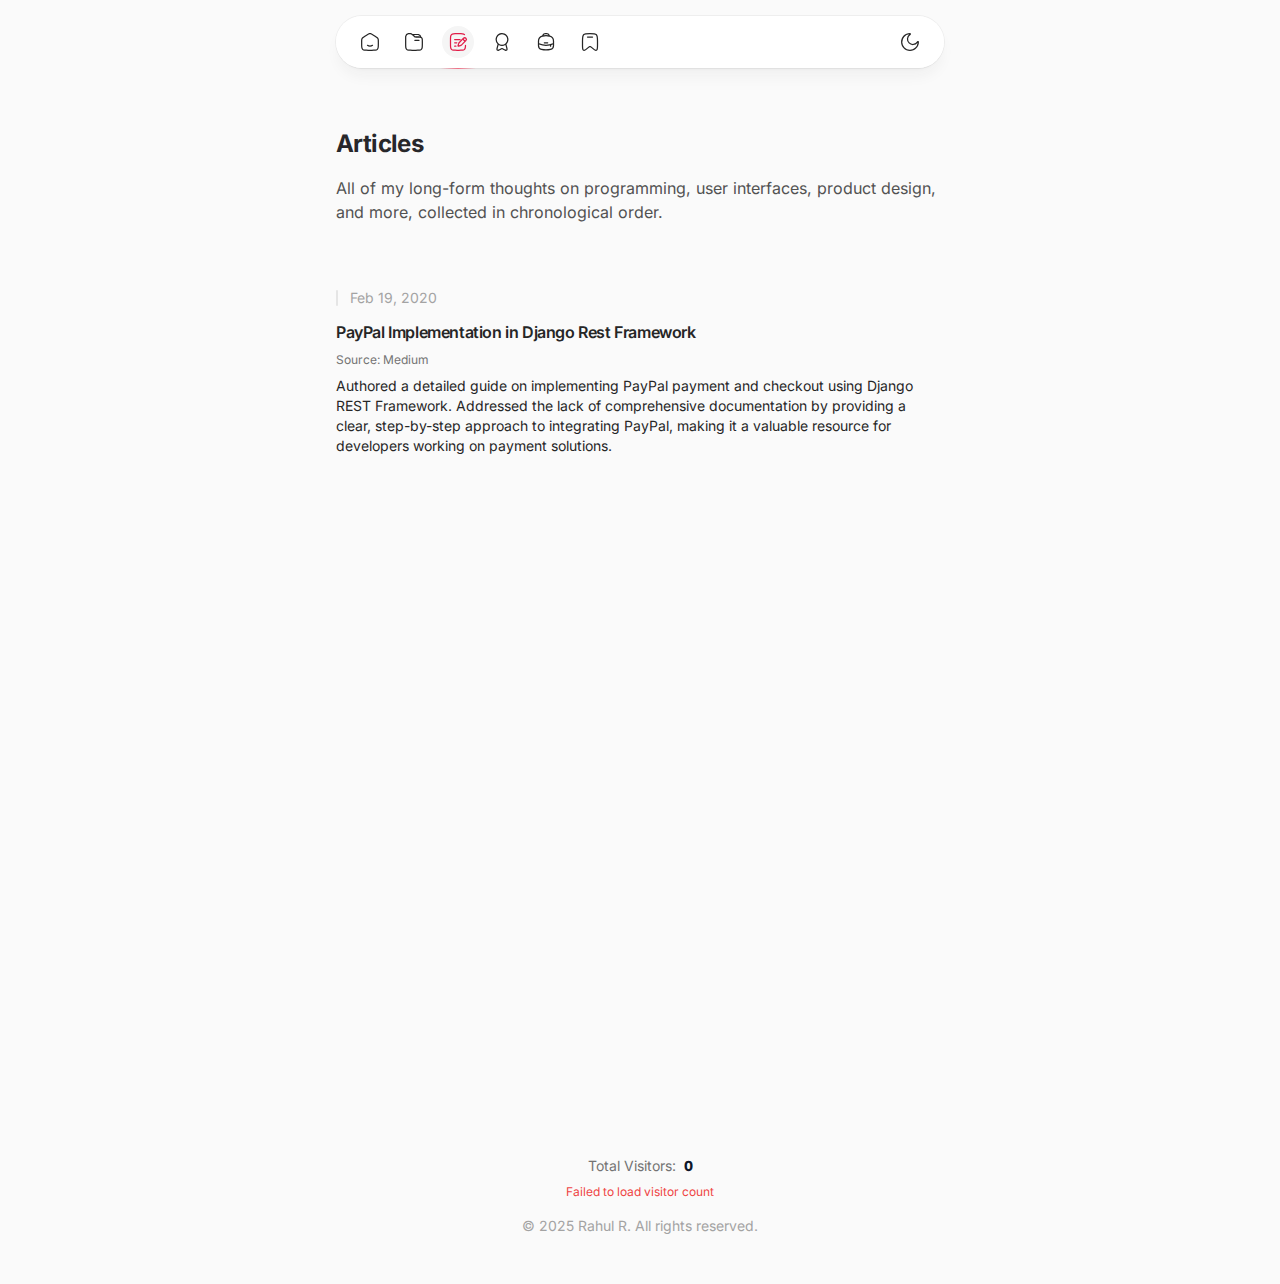
<file: articles/index.html>
<!DOCTYPE html><html lang="en" class="h-full"><head><meta charset="utf-8">
<meta name="viewport" content="width=device-width, initial-scale=1">
<style id="nuxt-ui-colors">:root {
--color-primary-50: 255 241 242;
--color-primary-100: 255 228 230;
--color-primary-200: 254 205 211;
--color-primary-300: 253 164 175;
--color-primary-400: 251 113 133;
--color-primary-500: 244 63 94;
--color-primary-600: 225 29 72;
--color-primary-700: 190 18 60;
--color-primary-800: 159 18 57;
--color-primary-900: 136 19 55;
--color-primary-950: 76 5 25;
--color-primary-DEFAULT: var(--color-primary-500);

--color-gray-50: 250 250 250;
--color-gray-100: 245 245 245;
--color-gray-200: 229 229 229;
--color-gray-300: 212 212 212;
--color-gray-400: 163 163 163;
--color-gray-500: 115 115 115;
--color-gray-600: 82 82 82;
--color-gray-700: 64 64 64;
--color-gray-800: 38 38 38;
--color-gray-900: 23 23 23;
--color-gray-950: 10 10 10;
}

.dark {
  --color-primary-DEFAULT: var(--color-primary-400);
}
</style>
<title>Articles | Rahul R</title>
<style> @font-face { font-family: "Inter fallback"; src: local("Noto Sans"); size-adjust: 100.6532%; ascent-override: 96.2463%; descent-override: 23.991%; line-gap-override: 0%; } @font-face { font-family: "Inter fallback"; src: local("Arial"); size-adjust: 107.4014%; ascent-override: 90.199%; descent-override: 22.4836%; line-gap-override: 0%; } @font-face { font-family: "Inter fallback"; src: local("Helvetica Neue"); size-adjust: 106.0574%; ascent-override: 91.342%; descent-override: 22.7685%; line-gap-override: 0%; } @font-face { font-family: "Inter fallback"; src: local("Roboto"); size-adjust: 107.2828%; ascent-override: 90.2987%; descent-override: 22.5085%; line-gap-override: 0%; } @font-face { font-family: "Inter fallback"; src: local("Segoe UI"); size-adjust: 107.1644%; ascent-override: 90.3985%; descent-override: 22.5334%; line-gap-override: 0%; } @font-face { font-family: "Inter fallback"; src: local("BlinkMacSystemFont"); size-adjust: 115.3099%; ascent-override: 84.0128%; descent-override: 20.9416%; line-gap-override: 0%; } @font-face { font-family: "Inter fallback"; src: local("Noto Sans"); size-adjust: 100.6532%; ascent-override: 96.2463%; descent-override: 23.991%; line-gap-override: 0%; } @font-face { font-family: "Inter fallback"; src: local("Arial"); size-adjust: 107.4014%; ascent-override: 90.199%; descent-override: 22.4836%; line-gap-override: 0%; } @font-face { font-family: "Inter fallback"; src: local("Helvetica Neue"); size-adjust: 106.0574%; ascent-override: 91.342%; descent-override: 22.7685%; line-gap-override: 0%; } @font-face { font-family: "Inter fallback"; src: local("Roboto"); size-adjust: 107.2828%; ascent-override: 90.2987%; descent-override: 22.5085%; line-gap-override: 0%; } @font-face { font-family: "Inter fallback"; src: local("Segoe UI"); size-adjust: 107.1644%; ascent-override: 90.3985%; descent-override: 22.5334%; line-gap-override: 0%; } @font-face { font-family: "Inter fallback"; src: local("BlinkMacSystemFont"); size-adjust: 115.3099%; ascent-override: 84.0128%; descent-override: 20.9416%; line-gap-override: 0%; } @font-face { font-family: "Inter fallback"; src: local("Noto Sans"); size-adjust: 100.6532%; ascent-override: 96.2463%; descent-override: 23.991%; line-gap-override: 0%; } @font-face { font-family: "Inter fallback"; src: local("Arial"); size-adjust: 107.4014%; ascent-override: 90.199%; descent-override: 22.4836%; line-gap-override: 0%; } @font-face { font-family: "Inter fallback"; src: local("Helvetica Neue"); size-adjust: 106.0574%; ascent-override: 91.342%; descent-override: 22.7685%; line-gap-override: 0%; } @font-face { font-family: "Inter fallback"; src: local("Roboto"); size-adjust: 107.2828%; ascent-override: 90.2987%; descent-override: 22.5085%; line-gap-override: 0%; } @font-face { font-family: "Inter fallback"; src: local("Segoe UI"); size-adjust: 107.1644%; ascent-override: 90.3985%; descent-override: 22.5334%; line-gap-override: 0%; } @font-face { font-family: "Inter fallback"; src: local("BlinkMacSystemFont"); size-adjust: 115.3099%; ascent-override: 84.0128%; descent-override: 20.9416%; line-gap-override: 0%; } @font-face { font-family: "Inter fallback"; src: local("Noto Sans"); size-adjust: 100.6532%; ascent-override: 96.2463%; descent-override: 23.991%; line-gap-override: 0%; } @font-face { font-family: "Inter fallback"; src: local("Arial"); size-adjust: 107.4014%; ascent-override: 90.199%; descent-override: 22.4836%; line-gap-override: 0%; } @font-face { font-family: "Inter fallback"; src: local("Helvetica Neue"); size-adjust: 106.0574%; ascent-override: 91.342%; descent-override: 22.7685%; line-gap-override: 0%; } @font-face { font-family: "Inter fallback"; src: local("Roboto"); size-adjust: 107.2828%; ascent-override: 90.2987%; descent-override: 22.5085%; line-gap-override: 0%; } @font-face { font-family: "Inter fallback"; src: local("Segoe UI"); size-adjust: 107.1644%; ascent-override: 90.3985%; descent-override: 22.5334%; line-gap-override: 0%; } @font-face { font-family: "Inter fallback"; src: local("BlinkMacSystemFont"); size-adjust: 115.3099%; ascent-override: 84.0128%; descent-override: 20.9416%; line-gap-override: 0%; } @font-face { font-family: "Inter fallback"; src: local("Noto Sans"); size-adjust: 100.6532%; ascent-override: 96.2463%; descent-override: 23.991%; line-gap-override: 0%; } @font-face { font-family: "Inter fallback"; src: local("Arial"); size-adjust: 107.4014%; ascent-override: 90.199%; descent-override: 22.4836%; line-gap-override: 0%; } @font-face { font-family: "Inter fallback"; src: local("Helvetica Neue"); size-adjust: 106.0574%; ascent-override: 91.342%; descent-override: 22.7685%; line-gap-override: 0%; } @font-face { font-family: "Inter fallback"; src: local("Roboto"); size-adjust: 107.2828%; ascent-override: 90.2987%; descent-override: 22.5085%; line-gap-override: 0%; } @font-face { font-family: "Inter fallback"; src: local("Segoe UI"); size-adjust: 107.1644%; ascent-override: 90.3985%; descent-override: 22.5334%; line-gap-override: 0%; } @font-face { font-family: "Inter fallback"; src: local("BlinkMacSystemFont"); size-adjust: 115.3099%; ascent-override: 84.0128%; descent-override: 20.9416%; line-gap-override: 0%; } @font-face { font-family: "Inter fallback"; src: local("Noto Sans"); size-adjust: 100.6532%; ascent-override: 96.2463%; descent-override: 23.991%; line-gap-override: 0%; } @font-face { font-family: "Inter fallback"; src: local("Arial"); size-adjust: 107.4014%; ascent-override: 90.199%; descent-override: 22.4836%; line-gap-override: 0%; } @font-face { font-family: "Inter fallback"; src: local("Helvetica Neue"); size-adjust: 106.0574%; ascent-override: 91.342%; descent-override: 22.7685%; line-gap-override: 0%; } @font-face { font-family: "Inter fallback"; src: local("Roboto"); size-adjust: 107.2828%; ascent-override: 90.2987%; descent-override: 22.5085%; line-gap-override: 0%; } @font-face { font-family: "Inter fallback"; src: local("Segoe UI"); size-adjust: 107.1644%; ascent-override: 90.3985%; descent-override: 22.5334%; line-gap-override: 0%; } @font-face { font-family: "Inter fallback"; src: local("BlinkMacSystemFont"); size-adjust: 115.3099%; ascent-override: 84.0128%; descent-override: 20.9416%; line-gap-override: 0%; } @font-face { font-family: "Inter fallback"; src: local("Noto Sans"); size-adjust: 100.6532%; ascent-override: 96.2463%; descent-override: 23.991%; line-gap-override: 0%; } @font-face { font-family: "Inter fallback"; src: local("Arial"); size-adjust: 107.4014%; ascent-override: 90.199%; descent-override: 22.4836%; line-gap-override: 0%; } @font-face { font-family: "Inter fallback"; src: local("Helvetica Neue"); size-adjust: 106.0574%; ascent-override: 91.342%; descent-override: 22.7685%; line-gap-override: 0%; } @font-face { font-family: "Inter fallback"; src: local("Roboto"); size-adjust: 107.2828%; ascent-override: 90.2987%; descent-override: 22.5085%; line-gap-override: 0%; } @font-face { font-family: "Inter fallback"; src: local("Segoe UI"); size-adjust: 107.1644%; ascent-override: 90.3985%; descent-override: 22.5334%; line-gap-override: 0%; } @font-face { font-family: "Inter fallback"; src: local("BlinkMacSystemFont"); size-adjust: 115.3099%; ascent-override: 84.0128%; descent-override: 20.9416%; line-gap-override: 0%; } @font-face { font-family: "Inter fallback"; src: local("Noto Sans"); size-adjust: 100.6532%; ascent-override: 96.2463%; descent-override: 23.991%; line-gap-override: 0%; } @font-face { font-family: "Inter fallback"; src: local("Arial"); size-adjust: 107.4014%; ascent-override: 90.199%; descent-override: 22.4836%; line-gap-override: 0%; } @font-face { font-family: "Inter fallback"; src: local("Helvetica Neue"); size-adjust: 106.0574%; ascent-override: 91.342%; descent-override: 22.7685%; line-gap-override: 0%; } @font-face { font-family: "Inter fallback"; src: local("Roboto"); size-adjust: 107.2828%; ascent-override: 90.2987%; descent-override: 22.5085%; line-gap-override: 0%; } @font-face { font-family: "Inter fallback"; src: local("Segoe UI"); size-adjust: 107.1644%; ascent-override: 90.3985%; descent-override: 22.5334%; line-gap-override: 0%; } @font-face { font-family: "Inter fallback"; src: local("BlinkMacSystemFont"); size-adjust: 115.3099%; ascent-override: 84.0128%; descent-override: 20.9416%; line-gap-override: 0%; } @font-face { font-family: "Inter fallback"; src: local("Noto Sans"); size-adjust: 100.6532%; ascent-override: 96.2463%; descent-override: 23.991%; line-gap-override: 0%; } @font-face { font-family: "Inter fallback"; src: local("Arial"); size-adjust: 107.4014%; ascent-override: 90.199%; descent-override: 22.4836%; line-gap-override: 0%; } @font-face { font-family: "Inter fallback"; src: local("Helvetica Neue"); size-adjust: 106.0574%; ascent-override: 91.342%; descent-override: 22.7685%; line-gap-override: 0%; } @font-face { font-family: "Inter fallback"; src: local("Roboto"); size-adjust: 107.2828%; ascent-override: 90.2987%; descent-override: 22.5085%; line-gap-override: 0%; } @font-face { font-family: "Inter fallback"; src: local("Segoe UI"); size-adjust: 107.1644%; ascent-override: 90.3985%; descent-override: 22.5334%; line-gap-override: 0%; } @font-face { font-family: "Inter fallback"; src: local("BlinkMacSystemFont"); size-adjust: 115.3099%; ascent-override: 84.0128%; descent-override: 20.9416%; line-gap-override: 0%; } @font-face { font-family: "Inter fallback"; src: local("Noto Sans"); size-adjust: 100.6532%; ascent-override: 96.2463%; descent-override: 23.991%; line-gap-override: 0%; } @font-face { font-family: "Inter fallback"; src: local("Arial"); size-adjust: 107.4014%; ascent-override: 90.199%; descent-override: 22.4836%; line-gap-override: 0%; } @font-face { font-family: "Inter fallback"; src: local("Helvetica Neue"); size-adjust: 106.0574%; ascent-override: 91.342%; descent-override: 22.7685%; line-gap-override: 0%; } @font-face { font-family: "Inter fallback"; src: local("Roboto"); size-adjust: 107.2828%; ascent-override: 90.2987%; descent-override: 22.5085%; line-gap-override: 0%; } @font-face { font-family: "Inter fallback"; src: local("Segoe UI"); size-adjust: 107.1644%; ascent-override: 90.3985%; descent-override: 22.5334%; line-gap-override: 0%; } @font-face { font-family: "Inter fallback"; src: local("BlinkMacSystemFont"); size-adjust: 115.3099%; ascent-override: 84.0128%; descent-override: 20.9416%; line-gap-override: 0%; } @font-face { font-family: "Inter fallback"; src: local("Noto Sans"); size-adjust: 100.6532%; ascent-override: 96.2463%; descent-override: 23.991%; line-gap-override: 0%; } @font-face { font-family: "Inter fallback"; src: local("Arial"); size-adjust: 107.4014%; ascent-override: 90.199%; descent-override: 22.4836%; line-gap-override: 0%; } @font-face { font-family: "Inter fallback"; src: local("Helvetica Neue"); size-adjust: 106.0574%; ascent-override: 91.342%; descent-override: 22.7685%; line-gap-override: 0%; } @font-face { font-family: "Inter fallback"; src: local("Roboto"); size-adjust: 107.2828%; ascent-override: 90.2987%; descent-override: 22.5085%; line-gap-override: 0%; } @font-face { font-family: "Inter fallback"; src: local("Segoe UI"); size-adjust: 107.1644%; ascent-override: 90.3985%; descent-override: 22.5334%; line-gap-override: 0%; } @font-face { font-family: "Inter fallback"; src: local("BlinkMacSystemFont"); size-adjust: 115.3099%; ascent-override: 84.0128%; descent-override: 20.9416%; line-gap-override: 0%; } @font-face { font-family: "Inter fallback"; src: local("Noto Sans"); size-adjust: 100.6532%; ascent-override: 96.2463%; descent-override: 23.991%; line-gap-override: 0%; } @font-face { font-family: "Inter fallback"; src: local("Arial"); size-adjust: 107.4014%; ascent-override: 90.199%; descent-override: 22.4836%; line-gap-override: 0%; } @font-face { font-family: "Inter fallback"; src: local("Helvetica Neue"); size-adjust: 106.0574%; ascent-override: 91.342%; descent-override: 22.7685%; line-gap-override: 0%; } @font-face { font-family: "Inter fallback"; src: local("Roboto"); size-adjust: 107.2828%; ascent-override: 90.2987%; descent-override: 22.5085%; line-gap-override: 0%; } @font-face { font-family: "Inter fallback"; src: local("Segoe UI"); size-adjust: 107.1644%; ascent-override: 90.3985%; descent-override: 22.5334%; line-gap-override: 0%; } @font-face { font-family: "Inter fallback"; src: local("BlinkMacSystemFont"); size-adjust: 115.3099%; ascent-override: 84.0128%; descent-override: 20.9416%; line-gap-override: 0%; } @font-face { font-family: "Inter fallback"; src: local("Noto Sans"); size-adjust: 100.6532%; ascent-override: 96.2463%; descent-override: 23.991%; line-gap-override: 0%; } @font-face { font-family: "Inter fallback"; src: local("Arial"); size-adjust: 107.4014%; ascent-override: 90.199%; descent-override: 22.4836%; line-gap-override: 0%; } @font-face { font-family: "Inter fallback"; src: local("Helvetica Neue"); size-adjust: 106.0574%; ascent-override: 91.342%; descent-override: 22.7685%; line-gap-override: 0%; } @font-face { font-family: "Inter fallback"; src: local("Roboto"); size-adjust: 107.2828%; ascent-override: 90.2987%; descent-override: 22.5085%; line-gap-override: 0%; } @font-face { font-family: "Inter fallback"; src: local("Segoe UI"); size-adjust: 107.1644%; ascent-override: 90.3985%; descent-override: 22.5334%; line-gap-override: 0%; } @font-face { font-family: "Inter fallback"; src: local("BlinkMacSystemFont"); size-adjust: 115.3099%; ascent-override: 84.0128%; descent-override: 20.9416%; line-gap-override: 0%; } @font-face { font-family: "Inter fallback"; src: local("Noto Sans"); size-adjust: 100.6532%; ascent-override: 96.2463%; descent-override: 23.991%; line-gap-override: 0%; } @font-face { font-family: "Inter fallback"; src: local("Arial"); size-adjust: 107.4014%; ascent-override: 90.199%; descent-override: 22.4836%; line-gap-override: 0%; } @font-face { font-family: "Inter fallback"; src: local("Helvetica Neue"); size-adjust: 106.0574%; ascent-override: 91.342%; descent-override: 22.7685%; line-gap-override: 0%; } @font-face { font-family: "Inter fallback"; src: local("Roboto"); size-adjust: 107.2828%; ascent-override: 90.2987%; descent-override: 22.5085%; line-gap-override: 0%; } @font-face { font-family: "Inter fallback"; src: local("Segoe UI"); size-adjust: 107.1644%; ascent-override: 90.3985%; descent-override: 22.5334%; line-gap-override: 0%; } @font-face { font-family: "Inter fallback"; src: local("BlinkMacSystemFont"); size-adjust: 115.3099%; ascent-override: 84.0128%; descent-override: 20.9416%; line-gap-override: 0%; } @font-face { font-family: "Inter fallback"; src: local("Noto Sans"); size-adjust: 100.6532%; ascent-override: 96.2463%; descent-override: 23.991%; line-gap-override: 0%; } @font-face { font-family: "Inter fallback"; src: local("Arial"); size-adjust: 107.4014%; ascent-override: 90.199%; descent-override: 22.4836%; line-gap-override: 0%; } @font-face { font-family: "Inter fallback"; src: local("Helvetica Neue"); size-adjust: 106.0574%; ascent-override: 91.342%; descent-override: 22.7685%; line-gap-override: 0%; } @font-face { font-family: "Inter fallback"; src: local("Roboto"); size-adjust: 107.2828%; ascent-override: 90.2987%; descent-override: 22.5085%; line-gap-override: 0%; } @font-face { font-family: "Inter fallback"; src: local("Segoe UI"); size-adjust: 107.1644%; ascent-override: 90.3985%; descent-override: 22.5334%; line-gap-override: 0%; } @font-face { font-family: "Inter fallback"; src: local("BlinkMacSystemFont"); size-adjust: 115.3099%; ascent-override: 84.0128%; descent-override: 20.9416%; line-gap-override: 0%; } @font-face { font-family: "Inter fallback"; src: local("Noto Sans"); size-adjust: 100.6532%; ascent-override: 96.2463%; descent-override: 23.991%; line-gap-override: 0%; } @font-face { font-family: "Inter fallback"; src: local("Arial"); size-adjust: 107.4014%; ascent-override: 90.199%; descent-override: 22.4836%; line-gap-override: 0%; } @font-face { font-family: "Inter fallback"; src: local("Helvetica Neue"); size-adjust: 106.0574%; ascent-override: 91.342%; descent-override: 22.7685%; line-gap-override: 0%; } @font-face { font-family: "Inter fallback"; src: local("Roboto"); size-adjust: 107.2828%; ascent-override: 90.2987%; descent-override: 22.5085%; line-gap-override: 0%; } @font-face { font-family: "Inter fallback"; src: local("Segoe UI"); size-adjust: 107.1644%; ascent-override: 90.3985%; descent-override: 22.5334%; line-gap-override: 0%; } @font-face { font-family: "Inter fallback"; src: local("BlinkMacSystemFont"); size-adjust: 115.3099%; ascent-override: 84.0128%; descent-override: 20.9416%; line-gap-override: 0%; } @font-face { font-family: "Inter fallback"; src: local("Noto Sans"); size-adjust: 100.6532%; ascent-override: 96.2463%; descent-override: 23.991%; line-gap-override: 0%; } @font-face { font-family: "Inter fallback"; src: local("Arial"); size-adjust: 107.4014%; ascent-override: 90.199%; descent-override: 22.4836%; line-gap-override: 0%; } @font-face { font-family: "Inter fallback"; src: local("Helvetica Neue"); size-adjust: 106.0574%; ascent-override: 91.342%; descent-override: 22.7685%; line-gap-override: 0%; } @font-face { font-family: "Inter fallback"; src: local("Roboto"); size-adjust: 107.2828%; ascent-override: 90.2987%; descent-override: 22.5085%; line-gap-override: 0%; } @font-face { font-family: "Inter fallback"; src: local("Segoe UI"); size-adjust: 107.1644%; ascent-override: 90.3985%; descent-override: 22.5334%; line-gap-override: 0%; } @font-face { font-family: "Inter fallback"; src: local("BlinkMacSystemFont"); size-adjust: 115.3099%; ascent-override: 84.0128%; descent-override: 20.9416%; line-gap-override: 0%; } @font-face { font-family: "Inter fallback"; src: local("Noto Sans"); size-adjust: 100.6532%; ascent-override: 96.2463%; descent-override: 23.991%; line-gap-override: 0%; } @font-face { font-family: "Inter fallback"; src: local("Arial"); size-adjust: 107.4014%; ascent-override: 90.199%; descent-override: 22.4836%; line-gap-override: 0%; } @font-face { font-family: "Inter fallback"; src: local("Helvetica Neue"); size-adjust: 106.0574%; ascent-override: 91.342%; descent-override: 22.7685%; line-gap-override: 0%; } @font-face { font-family: "Inter fallback"; src: local("Roboto"); size-adjust: 107.2828%; ascent-override: 90.2987%; descent-override: 22.5085%; line-gap-override: 0%; } @font-face { font-family: "Inter fallback"; src: local("Segoe UI"); size-adjust: 107.1644%; ascent-override: 90.3985%; descent-override: 22.5334%; line-gap-override: 0%; } @font-face { font-family: "Inter fallback"; src: local("BlinkMacSystemFont"); size-adjust: 115.3099%; ascent-override: 84.0128%; descent-override: 20.9416%; line-gap-override: 0%; } @font-face { font-family: "Inter fallback"; src: local("Noto Sans"); size-adjust: 100.6532%; ascent-override: 96.2463%; descent-override: 23.991%; line-gap-override: 0%; } @font-face { font-family: "Inter fallback"; src: local("Arial"); size-adjust: 107.4014%; ascent-override: 90.199%; descent-override: 22.4836%; line-gap-override: 0%; } @font-face { font-family: "Inter fallback"; src: local("Helvetica Neue"); size-adjust: 106.0574%; ascent-override: 91.342%; descent-override: 22.7685%; line-gap-override: 0%; } @font-face { font-family: "Inter fallback"; src: local("Roboto"); size-adjust: 107.2828%; ascent-override: 90.2987%; descent-override: 22.5085%; line-gap-override: 0%; } @font-face { font-family: "Inter fallback"; src: local("Segoe UI"); size-adjust: 107.1644%; ascent-override: 90.3985%; descent-override: 22.5334%; line-gap-override: 0%; } @font-face { font-family: "Inter fallback"; src: local("BlinkMacSystemFont"); size-adjust: 115.3099%; ascent-override: 84.0128%; descent-override: 20.9416%; line-gap-override: 0%; } @font-face { font-family: "Inter fallback"; src: local("Noto Sans"); size-adjust: 100.6532%; ascent-override: 96.2463%; descent-override: 23.991%; line-gap-override: 0%; } @font-face { font-family: "Inter fallback"; src: local("Arial"); size-adjust: 107.4014%; ascent-override: 90.199%; descent-override: 22.4836%; line-gap-override: 0%; } @font-face { font-family: "Inter fallback"; src: local("Helvetica Neue"); size-adjust: 106.0574%; ascent-override: 91.342%; descent-override: 22.7685%; line-gap-override: 0%; } @font-face { font-family: "Inter fallback"; src: local("Roboto"); size-adjust: 107.2828%; ascent-override: 90.2987%; descent-override: 22.5085%; line-gap-override: 0%; } @font-face { font-family: "Inter fallback"; src: local("Segoe UI"); size-adjust: 107.1644%; ascent-override: 90.3985%; descent-override: 22.5334%; line-gap-override: 0%; } @font-face { font-family: "Inter fallback"; src: local("BlinkMacSystemFont"); size-adjust: 115.3099%; ascent-override: 84.0128%; descent-override: 20.9416%; line-gap-override: 0%; } @font-face { font-family: "Inter fallback"; src: local("Noto Sans"); size-adjust: 100.6532%; ascent-override: 96.2463%; descent-override: 23.991%; line-gap-override: 0%; } @font-face { font-family: "Inter fallback"; src: local("Arial"); size-adjust: 107.4014%; ascent-override: 90.199%; descent-override: 22.4836%; line-gap-override: 0%; } @font-face { font-family: "Inter fallback"; src: local("Helvetica Neue"); size-adjust: 106.0574%; ascent-override: 91.342%; descent-override: 22.7685%; line-gap-override: 0%; } @font-face { font-family: "Inter fallback"; src: local("Roboto"); size-adjust: 107.2828%; ascent-override: 90.2987%; descent-override: 22.5085%; line-gap-override: 0%; } @font-face { font-family: "Inter fallback"; src: local("Segoe UI"); size-adjust: 107.1644%; ascent-override: 90.3985%; descent-override: 22.5334%; line-gap-override: 0%; } @font-face { font-family: "Inter fallback"; src: local("BlinkMacSystemFont"); size-adjust: 115.3099%; ascent-override: 84.0128%; descent-override: 20.9416%; line-gap-override: 0%; } @font-face { font-family: "Inter fallback"; src: local("Noto Sans"); size-adjust: 100.6532%; ascent-override: 96.2463%; descent-override: 23.991%; line-gap-override: 0%; } @font-face { font-family: "Inter fallback"; src: local("Arial"); size-adjust: 107.4014%; ascent-override: 90.199%; descent-override: 22.4836%; line-gap-override: 0%; } @font-face { font-family: "Inter fallback"; src: local("Helvetica Neue"); size-adjust: 106.0574%; ascent-override: 91.342%; descent-override: 22.7685%; line-gap-override: 0%; } @font-face { font-family: "Inter fallback"; src: local("Roboto"); size-adjust: 107.2828%; ascent-override: 90.2987%; descent-override: 22.5085%; line-gap-override: 0%; } @font-face { font-family: "Inter fallback"; src: local("Segoe UI"); size-adjust: 107.1644%; ascent-override: 90.3985%; descent-override: 22.5334%; line-gap-override: 0%; } @font-face { font-family: "Inter fallback"; src: local("BlinkMacSystemFont"); size-adjust: 115.3099%; ascent-override: 84.0128%; descent-override: 20.9416%; line-gap-override: 0%; } @font-face { font-family: "Inter fallback"; src: local("Noto Sans"); size-adjust: 100.6532%; ascent-override: 96.2463%; descent-override: 23.991%; line-gap-override: 0%; } @font-face { font-family: "Inter fallback"; src: local("Arial"); size-adjust: 107.4014%; ascent-override: 90.199%; descent-override: 22.4836%; line-gap-override: 0%; } @font-face { font-family: "Inter fallback"; src: local("Helvetica Neue"); size-adjust: 106.0574%; ascent-override: 91.342%; descent-override: 22.7685%; line-gap-override: 0%; } @font-face { font-family: "Inter fallback"; src: local("Roboto"); size-adjust: 107.2828%; ascent-override: 90.2987%; descent-override: 22.5085%; line-gap-override: 0%; } @font-face { font-family: "Inter fallback"; src: local("Segoe UI"); size-adjust: 107.1644%; ascent-override: 90.3985%; descent-override: 22.5334%; line-gap-override: 0%; } @font-face { font-family: "Inter fallback"; src: local("BlinkMacSystemFont"); size-adjust: 115.3099%; ascent-override: 84.0128%; descent-override: 20.9416%; line-gap-override: 0%; } @font-face { font-family: "Inter fallback"; src: local("Noto Sans"); size-adjust: 100.6532%; ascent-override: 96.2463%; descent-override: 23.991%; line-gap-override: 0%; } @font-face { font-family: "Inter fallback"; src: local("Arial"); size-adjust: 107.4014%; ascent-override: 90.199%; descent-override: 22.4836%; line-gap-override: 0%; } @font-face { font-family: "Inter fallback"; src: local("Helvetica Neue"); size-adjust: 106.0574%; ascent-override: 91.342%; descent-override: 22.7685%; line-gap-override: 0%; } @font-face { font-family: "Inter fallback"; src: local("Roboto"); size-adjust: 107.2828%; ascent-override: 90.2987%; descent-override: 22.5085%; line-gap-override: 0%; } @font-face { font-family: "Inter fallback"; src: local("Segoe UI"); size-adjust: 107.1644%; ascent-override: 90.3985%; descent-override: 22.5334%; line-gap-override: 0%; } @font-face { font-family: "Inter fallback"; src: local("BlinkMacSystemFont"); size-adjust: 115.3099%; ascent-override: 84.0128%; descent-override: 20.9416%; line-gap-override: 0%; } @font-face { font-family: "Inter fallback"; src: local("Noto Sans"); size-adjust: 100.6532%; ascent-override: 96.2463%; descent-override: 23.991%; line-gap-override: 0%; } @font-face { font-family: "Inter fallback"; src: local("Arial"); size-adjust: 107.4014%; ascent-override: 90.199%; descent-override: 22.4836%; line-gap-override: 0%; } @font-face { font-family: "Inter fallback"; src: local("Helvetica Neue"); size-adjust: 106.0574%; ascent-override: 91.342%; descent-override: 22.7685%; line-gap-override: 0%; } @font-face { font-family: "Inter fallback"; src: local("Roboto"); size-adjust: 107.2828%; ascent-override: 90.2987%; descent-override: 22.5085%; line-gap-override: 0%; } @font-face { font-family: "Inter fallback"; src: local("Segoe UI"); size-adjust: 107.1644%; ascent-override: 90.3985%; descent-override: 22.5334%; line-gap-override: 0%; } @font-face { font-family: "Inter fallback"; src: local("BlinkMacSystemFont"); size-adjust: 115.3099%; ascent-override: 84.0128%; descent-override: 20.9416%; line-gap-override: 0%; } @font-face { font-family: "Inter fallback"; src: local("Noto Sans"); size-adjust: 100.6532%; ascent-override: 96.2463%; descent-override: 23.991%; line-gap-override: 0%; } @font-face { font-family: "Inter fallback"; src: local("Arial"); size-adjust: 107.4014%; ascent-override: 90.199%; descent-override: 22.4836%; line-gap-override: 0%; } @font-face { font-family: "Inter fallback"; src: local("Helvetica Neue"); size-adjust: 106.0574%; ascent-override: 91.342%; descent-override: 22.7685%; line-gap-override: 0%; } @font-face { font-family: "Inter fallback"; src: local("Roboto"); size-adjust: 107.2828%; ascent-override: 90.2987%; descent-override: 22.5085%; line-gap-override: 0%; } @font-face { font-family: "Inter fallback"; src: local("Segoe UI"); size-adjust: 107.1644%; ascent-override: 90.3985%; descent-override: 22.5334%; line-gap-override: 0%; } @font-face { font-family: "Inter fallback"; src: local("BlinkMacSystemFont"); size-adjust: 115.3099%; ascent-override: 84.0128%; descent-override: 20.9416%; line-gap-override: 0%; } @font-face { font-family: "Inter fallback"; src: local("Noto Sans"); size-adjust: 100.6532%; ascent-override: 96.2463%; descent-override: 23.991%; line-gap-override: 0%; } @font-face { font-family: "Inter fallback"; src: local("Arial"); size-adjust: 107.4014%; ascent-override: 90.199%; descent-override: 22.4836%; line-gap-override: 0%; } @font-face { font-family: "Inter fallback"; src: local("Helvetica Neue"); size-adjust: 106.0574%; ascent-override: 91.342%; descent-override: 22.7685%; line-gap-override: 0%; } @font-face { font-family: "Inter fallback"; src: local("Roboto"); size-adjust: 107.2828%; ascent-override: 90.2987%; descent-override: 22.5085%; line-gap-override: 0%; } @font-face { font-family: "Inter fallback"; src: local("Segoe UI"); size-adjust: 107.1644%; ascent-override: 90.3985%; descent-override: 22.5334%; line-gap-override: 0%; } @font-face { font-family: "Inter fallback"; src: local("BlinkMacSystemFont"); size-adjust: 115.3099%; ascent-override: 84.0128%; descent-override: 20.9416%; line-gap-override: 0%; } @font-face { font-family: "Inter fallback"; src: local("Noto Sans"); size-adjust: 100.6532%; ascent-override: 96.2463%; descent-override: 23.991%; line-gap-override: 0%; } @font-face { font-family: "Inter fallback"; src: local("Arial"); size-adjust: 107.4014%; ascent-override: 90.199%; descent-override: 22.4836%; line-gap-override: 0%; } @font-face { font-family: "Inter fallback"; src: local("Helvetica Neue"); size-adjust: 106.0574%; ascent-override: 91.342%; descent-override: 22.7685%; line-gap-override: 0%; } @font-face { font-family: "Inter fallback"; src: local("Roboto"); size-adjust: 107.2828%; ascent-override: 90.2987%; descent-override: 22.5085%; line-gap-override: 0%; } @font-face { font-family: "Inter fallback"; src: local("Segoe UI"); size-adjust: 107.1644%; ascent-override: 90.3985%; descent-override: 22.5334%; line-gap-override: 0%; } @font-face { font-family: "Inter fallback"; src: local("BlinkMacSystemFont"); size-adjust: 115.3099%; ascent-override: 84.0128%; descent-override: 20.9416%; line-gap-override: 0%; } @font-face { font-family: "Inter fallback"; src: local("Noto Sans"); size-adjust: 100.6532%; ascent-override: 96.2463%; descent-override: 23.991%; line-gap-override: 0%; } @font-face { font-family: "Inter fallback"; src: local("Arial"); size-adjust: 107.4014%; ascent-override: 90.199%; descent-override: 22.4836%; line-gap-override: 0%; } @font-face { font-family: "Inter fallback"; src: local("Helvetica Neue"); size-adjust: 106.0574%; ascent-override: 91.342%; descent-override: 22.7685%; line-gap-override: 0%; } @font-face { font-family: "Inter fallback"; src: local("Roboto"); size-adjust: 107.2828%; ascent-override: 90.2987%; descent-override: 22.5085%; line-gap-override: 0%; } @font-face { font-family: "Inter fallback"; src: local("Segoe UI"); size-adjust: 107.1644%; ascent-override: 90.3985%; descent-override: 22.5334%; line-gap-override: 0%; } @font-face { font-family: "Inter fallback"; src: local("BlinkMacSystemFont"); size-adjust: 115.3099%; ascent-override: 84.0128%; descent-override: 20.9416%; line-gap-override: 0%; } @font-face { font-family: "Inter fallback"; src: local("Noto Sans"); size-adjust: 100.6532%; ascent-override: 96.2463%; descent-override: 23.991%; line-gap-override: 0%; } @font-face { font-family: "Inter fallback"; src: local("Arial"); size-adjust: 107.4014%; ascent-override: 90.199%; descent-override: 22.4836%; line-gap-override: 0%; } @font-face { font-family: "Inter fallback"; src: local("Helvetica Neue"); size-adjust: 106.0574%; ascent-override: 91.342%; descent-override: 22.7685%; line-gap-override: 0%; } @font-face { font-family: "Inter fallback"; src: local("Roboto"); size-adjust: 107.2828%; ascent-override: 90.2987%; descent-override: 22.5085%; line-gap-override: 0%; } @font-face { font-family: "Inter fallback"; src: local("Segoe UI"); size-adjust: 107.1644%; ascent-override: 90.3985%; descent-override: 22.5334%; line-gap-override: 0%; } @font-face { font-family: "Inter fallback"; src: local("BlinkMacSystemFont"); size-adjust: 115.3099%; ascent-override: 84.0128%; descent-override: 20.9416%; line-gap-override: 0%; } @font-face { font-family: "Inter fallback"; src: local("Noto Sans"); size-adjust: 100.6532%; ascent-override: 96.2463%; descent-override: 23.991%; line-gap-override: 0%; } @font-face { font-family: "Inter fallback"; src: local("Arial"); size-adjust: 107.4014%; ascent-override: 90.199%; descent-override: 22.4836%; line-gap-override: 0%; } @font-face { font-family: "Inter fallback"; src: local("Helvetica Neue"); size-adjust: 106.0574%; ascent-override: 91.342%; descent-override: 22.7685%; line-gap-override: 0%; } @font-face { font-family: "Inter fallback"; src: local("Roboto"); size-adjust: 107.2828%; ascent-override: 90.2987%; descent-override: 22.5085%; line-gap-override: 0%; } @font-face { font-family: "Inter fallback"; src: local("Segoe UI"); size-adjust: 107.1644%; ascent-override: 90.3985%; descent-override: 22.5334%; line-gap-override: 0%; } @font-face { font-family: "Inter fallback"; src: local("BlinkMacSystemFont"); size-adjust: 115.3099%; ascent-override: 84.0128%; descent-override: 20.9416%; line-gap-override: 0%; } @font-face { font-family: "Inter fallback"; src: local("Noto Sans"); size-adjust: 100.6532%; ascent-override: 96.2463%; descent-override: 23.991%; line-gap-override: 0%; } @font-face { font-family: "Inter fallback"; src: local("Arial"); size-adjust: 107.4014%; ascent-override: 90.199%; descent-override: 22.4836%; line-gap-override: 0%; } @font-face { font-family: "Inter fallback"; src: local("Helvetica Neue"); size-adjust: 106.0574%; ascent-override: 91.342%; descent-override: 22.7685%; line-gap-override: 0%; } @font-face { font-family: "Inter fallback"; src: local("Roboto"); size-adjust: 107.2828%; ascent-override: 90.2987%; descent-override: 22.5085%; line-gap-override: 0%; } @font-face { font-family: "Inter fallback"; src: local("Segoe UI"); size-adjust: 107.1644%; ascent-override: 90.3985%; descent-override: 22.5334%; line-gap-override: 0%; } @font-face { font-family: "Inter fallback"; src: local("BlinkMacSystemFont"); size-adjust: 115.3099%; ascent-override: 84.0128%; descent-override: 20.9416%; line-gap-override: 0%; } @font-face { font-family: "Inter fallback"; src: local("Noto Sans"); size-adjust: 100.6532%; ascent-override: 96.2463%; descent-override: 23.991%; line-gap-override: 0%; } @font-face { font-family: "Inter fallback"; src: local("Arial"); size-adjust: 107.4014%; ascent-override: 90.199%; descent-override: 22.4836%; line-gap-override: 0%; } @font-face { font-family: "Inter fallback"; src: local("Helvetica Neue"); size-adjust: 106.0574%; ascent-override: 91.342%; descent-override: 22.7685%; line-gap-override: 0%; } @font-face { font-family: "Inter fallback"; src: local("Roboto"); size-adjust: 107.2828%; ascent-override: 90.2987%; descent-override: 22.5085%; line-gap-override: 0%; } @font-face { font-family: "Inter fallback"; src: local("Segoe UI"); size-adjust: 107.1644%; ascent-override: 90.3985%; descent-override: 22.5334%; line-gap-override: 0%; } @font-face { font-family: "Inter fallback"; src: local("BlinkMacSystemFont"); size-adjust: 115.3099%; ascent-override: 84.0128%; descent-override: 20.9416%; line-gap-override: 0%; } @font-face { font-family: "Inter fallback"; src: local("Noto Sans"); size-adjust: 100.6532%; ascent-override: 96.2463%; descent-override: 23.991%; line-gap-override: 0%; } @font-face { font-family: "Inter fallback"; src: local("Arial"); size-adjust: 107.4014%; ascent-override: 90.199%; descent-override: 22.4836%; line-gap-override: 0%; } @font-face { font-family: "Inter fallback"; src: local("Helvetica Neue"); size-adjust: 106.0574%; ascent-override: 91.342%; descent-override: 22.7685%; line-gap-override: 0%; } @font-face { font-family: "Inter fallback"; src: local("Roboto"); size-adjust: 107.2828%; ascent-override: 90.2987%; descent-override: 22.5085%; line-gap-override: 0%; } @font-face { font-family: "Inter fallback"; src: local("Segoe UI"); size-adjust: 107.1644%; ascent-override: 90.3985%; descent-override: 22.5334%; line-gap-override: 0%; } @font-face { font-family: "Inter fallback"; src: local("BlinkMacSystemFont"); size-adjust: 115.3099%; ascent-override: 84.0128%; descent-override: 20.9416%; line-gap-override: 0%; } @font-face { font-family: "Inter fallback"; src: local("Noto Sans"); size-adjust: 100.6532%; ascent-override: 96.2463%; descent-override: 23.991%; line-gap-override: 0%; } @font-face { font-family: "Inter fallback"; src: local("Arial"); size-adjust: 107.4014%; ascent-override: 90.199%; descent-override: 22.4836%; line-gap-override: 0%; } @font-face { font-family: "Inter fallback"; src: local("Helvetica Neue"); size-adjust: 106.0574%; ascent-override: 91.342%; descent-override: 22.7685%; line-gap-override: 0%; } @font-face { font-family: "Inter fallback"; src: local("Roboto"); size-adjust: 107.2828%; ascent-override: 90.2987%; descent-override: 22.5085%; line-gap-override: 0%; } @font-face { font-family: "Inter fallback"; src: local("Segoe UI"); size-adjust: 107.1644%; ascent-override: 90.3985%; descent-override: 22.5334%; line-gap-override: 0%; } @font-face { font-family: "Inter fallback"; src: local("BlinkMacSystemFont"); size-adjust: 115.3099%; ascent-override: 84.0128%; descent-override: 20.9416%; line-gap-override: 0%; } @font-face { font-family: "Inter fallback"; src: local("Noto Sans"); size-adjust: 100.6532%; ascent-override: 96.2463%; descent-override: 23.991%; line-gap-override: 0%; } @font-face { font-family: "Inter fallback"; src: local("Arial"); size-adjust: 107.4014%; ascent-override: 90.199%; descent-override: 22.4836%; line-gap-override: 0%; } @font-face { font-family: "Inter fallback"; src: local("Helvetica Neue"); size-adjust: 106.0574%; ascent-override: 91.342%; descent-override: 22.7685%; line-gap-override: 0%; } @font-face { font-family: "Inter fallback"; src: local("Roboto"); size-adjust: 107.2828%; ascent-override: 90.2987%; descent-override: 22.5085%; line-gap-override: 0%; } @font-face { font-family: "Inter fallback"; src: local("Segoe UI"); size-adjust: 107.1644%; ascent-override: 90.3985%; descent-override: 22.5334%; line-gap-override: 0%; } @font-face { font-family: "Inter fallback"; src: local("BlinkMacSystemFont"); size-adjust: 115.3099%; ascent-override: 84.0128%; descent-override: 20.9416%; line-gap-override: 0%; } @font-face { font-family: "Inter fallback"; src: local("Noto Sans"); size-adjust: 100.6532%; ascent-override: 96.2463%; descent-override: 23.991%; line-gap-override: 0%; } @font-face { font-family: "Inter fallback"; src: local("Arial"); size-adjust: 107.4014%; ascent-override: 90.199%; descent-override: 22.4836%; line-gap-override: 0%; } @font-face { font-family: "Inter fallback"; src: local("Helvetica Neue"); size-adjust: 106.0574%; ascent-override: 91.342%; descent-override: 22.7685%; line-gap-override: 0%; } @font-face { font-family: "Inter fallback"; src: local("Roboto"); size-adjust: 107.2828%; ascent-override: 90.2987%; descent-override: 22.5085%; line-gap-override: 0%; } @font-face { font-family: "Inter fallback"; src: local("Segoe UI"); size-adjust: 107.1644%; ascent-override: 90.3985%; descent-override: 22.5334%; line-gap-override: 0%; } @font-face { font-family: "Inter fallback"; src: local("BlinkMacSystemFont"); size-adjust: 115.3099%; ascent-override: 84.0128%; descent-override: 20.9416%; line-gap-override: 0%; } @font-face { font-family: "Inter fallback"; src: local("Noto Sans"); size-adjust: 100.6532%; ascent-override: 96.2463%; descent-override: 23.991%; line-gap-override: 0%; } @font-face { font-family: "Inter fallback"; src: local("Arial"); size-adjust: 107.4014%; ascent-override: 90.199%; descent-override: 22.4836%; line-gap-override: 0%; } @font-face { font-family: "Inter fallback"; src: local("Helvetica Neue"); size-adjust: 106.0574%; ascent-override: 91.342%; descent-override: 22.7685%; line-gap-override: 0%; } @font-face { font-family: "Inter fallback"; src: local("Roboto"); size-adjust: 107.2828%; ascent-override: 90.2987%; descent-override: 22.5085%; line-gap-override: 0%; } @font-face { font-family: "Inter fallback"; src: local("Segoe UI"); size-adjust: 107.1644%; ascent-override: 90.3985%; descent-override: 22.5334%; line-gap-override: 0%; } @font-face { font-family: "Inter fallback"; src: local("BlinkMacSystemFont"); size-adjust: 115.3099%; ascent-override: 84.0128%; descent-override: 20.9416%; line-gap-override: 0%; } @font-face { font-family: "Inter fallback"; src: local("Noto Sans"); size-adjust: 100.6532%; ascent-override: 96.2463%; descent-override: 23.991%; line-gap-override: 0%; } @font-face { font-family: "Inter fallback"; src: local("Arial"); size-adjust: 107.4014%; ascent-override: 90.199%; descent-override: 22.4836%; line-gap-override: 0%; } @font-face { font-family: "Inter fallback"; src: local("Helvetica Neue"); size-adjust: 106.0574%; ascent-override: 91.342%; descent-override: 22.7685%; line-gap-override: 0%; } @font-face { font-family: "Inter fallback"; src: local("Roboto"); size-adjust: 107.2828%; ascent-override: 90.2987%; descent-override: 22.5085%; line-gap-override: 0%; } @font-face { font-family: "Inter fallback"; src: local("Segoe UI"); size-adjust: 107.1644%; ascent-override: 90.3985%; descent-override: 22.5334%; line-gap-override: 0%; } @font-face { font-family: "Inter fallback"; src: local("BlinkMacSystemFont"); size-adjust: 115.3099%; ascent-override: 84.0128%; descent-override: 20.9416%; line-gap-override: 0%; } @font-face { font-family: "Inter fallback"; src: local("Noto Sans"); size-adjust: 100.6532%; ascent-override: 96.2463%; descent-override: 23.991%; line-gap-override: 0%; } @font-face { font-family: "Inter fallback"; src: local("Arial"); size-adjust: 107.4014%; ascent-override: 90.199%; descent-override: 22.4836%; line-gap-override: 0%; } @font-face { font-family: "Inter fallback"; src: local("Helvetica Neue"); size-adjust: 106.0574%; ascent-override: 91.342%; descent-override: 22.7685%; line-gap-override: 0%; } @font-face { font-family: "Inter fallback"; src: local("Roboto"); size-adjust: 107.2828%; ascent-override: 90.2987%; descent-override: 22.5085%; line-gap-override: 0%; } @font-face { font-family: "Inter fallback"; src: local("Segoe UI"); size-adjust: 107.1644%; ascent-override: 90.3985%; descent-override: 22.5334%; line-gap-override: 0%; } @font-face { font-family: "Inter fallback"; src: local("BlinkMacSystemFont"); size-adjust: 115.3099%; ascent-override: 84.0128%; descent-override: 20.9416%; line-gap-override: 0%; } @font-face { font-family: "Inter fallback"; src: local("Noto Sans"); size-adjust: 100.6532%; ascent-override: 96.2463%; descent-override: 23.991%; line-gap-override: 0%; } @font-face { font-family: "Inter fallback"; src: local("Arial"); size-adjust: 107.4014%; ascent-override: 90.199%; descent-override: 22.4836%; line-gap-override: 0%; } @font-face { font-family: "Inter fallback"; src: local("Helvetica Neue"); size-adjust: 106.0574%; ascent-override: 91.342%; descent-override: 22.7685%; line-gap-override: 0%; } @font-face { font-family: "Inter fallback"; src: local("Roboto"); size-adjust: 107.2828%; ascent-override: 90.2987%; descent-override: 22.5085%; line-gap-override: 0%; } @font-face { font-family: "Inter fallback"; src: local("Segoe UI"); size-adjust: 107.1644%; ascent-override: 90.3985%; descent-override: 22.5334%; line-gap-override: 0%; } @font-face { font-family: "Inter fallback"; src: local("BlinkMacSystemFont"); size-adjust: 115.3099%; ascent-override: 84.0128%; descent-override: 20.9416%; line-gap-override: 0%; } @font-face { font-family: "Inter fallback"; src: local("Noto Sans"); size-adjust: 100.6532%; ascent-override: 96.2463%; descent-override: 23.991%; line-gap-override: 0%; } @font-face { font-family: "Inter fallback"; src: local("Arial"); size-adjust: 107.4014%; ascent-override: 90.199%; descent-override: 22.4836%; line-gap-override: 0%; } @font-face { font-family: "Inter fallback"; src: local("Helvetica Neue"); size-adjust: 106.0574%; ascent-override: 91.342%; descent-override: 22.7685%; line-gap-override: 0%; } @font-face { font-family: "Inter fallback"; src: local("Roboto"); size-adjust: 107.2828%; ascent-override: 90.2987%; descent-override: 22.5085%; line-gap-override: 0%; } @font-face { font-family: "Inter fallback"; src: local("Segoe UI"); size-adjust: 107.1644%; ascent-override: 90.3985%; descent-override: 22.5334%; line-gap-override: 0%; } @font-face { font-family: "Inter fallback"; src: local("BlinkMacSystemFont"); size-adjust: 115.3099%; ascent-override: 84.0128%; descent-override: 20.9416%; line-gap-override: 0%; } </style>
<meta name="description" content="All of my long-form thoughts on programming, user interfaces, product design, and more, collected in chronological order.">
<link rel="preload" as="fetch" crossorigin="anonymous" href="/articles/_payload.json">
<style>/*! tailwindcss v3.3.6 | MIT License | https://tailwindcss.com*/*,:after,:before{border-color:rgb(var(--color-gray-200)/1);border-style:solid;border-width:0;box-sizing:border-box}:after,:before{--tw-content:""}html{line-height:1.5;-webkit-text-size-adjust:100%;font-family:Inter,Avenir Next,Roboto,-apple-system,BlinkMacSystemFont,Segoe UI,Ubuntu,Helvetica Neue,Arial,Noto Sans,sans-serif,Apple Color Emoji,Segoe UI Emoji,Segoe UI Symbol,Noto Color Emoji;font-feature-settings:normal;font-variation-settings:normal;tab-size:4}body{line-height:inherit;margin:0}hr{border-top-width:1px;color:inherit;height:0}abbr:where([title]){-webkit-text-decoration:underline dotted;text-decoration:underline dotted}h1,h2,h3,h4,h5,h6{font-size:inherit;font-weight:inherit}a{color:inherit;text-decoration:inherit}b,strong{font-weight:bolder}code,kbd,pre,samp{font-family:Cascadia Code,ui-monospace,SFMono-Regular,Menlo,Monaco,Consolas,Liberation Mono,Courier New,monospace;font-feature-settings:normal;font-size:1em;font-variation-settings:normal}small{font-size:80%}sub,sup{font-size:75%;line-height:0;position:relative;vertical-align:initial}sub{bottom:-.25em}sup{top:-.5em}table{border-collapse:collapse;border-color:inherit;text-indent:0}button,input,optgroup,select,textarea{color:inherit;font-family:inherit;font-feature-settings:inherit;font-size:100%;font-variation-settings:inherit;font-weight:inherit;line-height:inherit;margin:0;padding:0}button,select{text-transform:none}[type=button],[type=reset],[type=submit],button{-webkit-appearance:button;background-color:initial;background-image:none}:-moz-focusring{outline:auto}:-moz-ui-invalid{box-shadow:none}progress{vertical-align:initial}::-webkit-inner-spin-button,::-webkit-outer-spin-button{height:auto}[type=search]{-webkit-appearance:textfield;outline-offset:-2px}::-webkit-search-decoration{-webkit-appearance:none}::-webkit-file-upload-button{-webkit-appearance:button;font:inherit}summary{display:list-item}blockquote,dd,dl,figure,h1,h2,h3,h4,h5,h6,hr,p,pre{margin:0}fieldset{margin:0}fieldset,legend{padding:0}menu,ol,ul{list-style:none;margin:0;padding:0}dialog{padding:0}textarea{resize:vertical}input::placeholder,textarea::placeholder{color:rgb(var(--color-gray-400)/1);opacity:1}[role=button],button{cursor:pointer}:disabled{cursor:default}audio,canvas,embed,iframe,img,object,svg,video{display:block;vertical-align:middle}img,video{height:auto;max-width:100%}[hidden]{display:none}*,::backdrop,:after,:before{--tw-border-spacing-x:0;--tw-border-spacing-y:0;--tw-translate-x:0;--tw-translate-y:0;--tw-rotate:0;--tw-skew-x:0;--tw-skew-y:0;--tw-scale-x:1;--tw-scale-y:1;--tw-pan-x: ;--tw-pan-y: ;--tw-pinch-zoom: ;--tw-scroll-snap-strictness:proximity;--tw-gradient-from-position: ;--tw-gradient-via-position: ;--tw-gradient-to-position: ;--tw-ordinal: ;--tw-slashed-zero: ;--tw-numeric-figure: ;--tw-numeric-spacing: ;--tw-numeric-fraction: ;--tw-ring-inset: ;--tw-ring-offset-width:0px;--tw-ring-offset-color:#fff;--tw-ring-color:#3b82f680;--tw-ring-offset-shadow:0 0 #0000;--tw-ring-shadow:0 0 #0000;--tw-shadow:0 0 #0000;--tw-shadow-colored:0 0 #0000;--tw-blur: ;--tw-brightness: ;--tw-contrast: ;--tw-grayscale: ;--tw-hue-rotate: ;--tw-invert: ;--tw-saturate: ;--tw-sepia: ;--tw-drop-shadow: ;--tw-backdrop-blur: ;--tw-backdrop-brightness: ;--tw-backdrop-contrast: ;--tw-backdrop-grayscale: ;--tw-backdrop-hue-rotate: ;--tw-backdrop-invert: ;--tw-backdrop-opacity: ;--tw-backdrop-saturate: ;--tw-backdrop-sepia: }.container{width:100%}@media (min-width:640px){.container{max-width:640px}}@media (min-width:768px){.container{max-width:768px}}@media (min-width:1024px){.container{max-width:1024px}}@media (min-width:1280px){.container{max-width:1280px}}@media (min-width:1536px){.container{max-width:1536px}}.form-input,.form-multiselect,.form-select,.form-textarea{appearance:none;background-color:#fff;border-color:rgb(var(--color-gray-500)/var(--tw-border-opacity,1));border-radius:0;border-width:1px;font-size:1rem;line-height:1.5rem;padding:.5rem .75rem;--tw-shadow:0 0 #0000}.form-input:focus,.form-multiselect:focus,.form-select:focus,.form-textarea:focus{outline:2px solid #0000;outline-offset:2px;--tw-ring-inset:var(--tw-empty,/*!*/ /*!*/);--tw-ring-offset-width:0px;--tw-ring-offset-color:#fff;--tw-ring-color:#2563eb;--tw-ring-offset-shadow:var(--tw-ring-inset) 0 0 0 var(--tw-ring-offset-width) var(--tw-ring-offset-color);--tw-ring-shadow:var(--tw-ring-inset) 0 0 0 calc(1px + var(--tw-ring-offset-width)) var(--tw-ring-color);border-color:#2563eb;box-shadow:/*!*/ /*!*/ 0 0 0 0 #fff,/*!*/ /*!*/ 0 0 0 1px #2563eb,var(--tw-shadow);box-shadow:var(--tw-ring-offset-shadow),var(--tw-ring-shadow),var(--tw-shadow)}.form-input::placeholder,.form-textarea::placeholder{color:rgb(var(--color-gray-500)/1);color:rgb(var(--color-gray-500)/var(--tw-text-opacity,1));opacity:1}.form-input::-webkit-datetime-edit-fields-wrapper{padding:0}.form-input::-webkit-date-and-time-value{min-height:1.5em;text-align:inherit}.form-input::-webkit-datetime-edit{display:inline-flex}.form-input::-webkit-datetime-edit,.form-input::-webkit-datetime-edit-day-field,.form-input::-webkit-datetime-edit-hour-field,.form-input::-webkit-datetime-edit-meridiem-field,.form-input::-webkit-datetime-edit-millisecond-field,.form-input::-webkit-datetime-edit-minute-field,.form-input::-webkit-datetime-edit-month-field,.form-input::-webkit-datetime-edit-second-field,.form-input::-webkit-datetime-edit-year-field{padding-bottom:0;padding-top:0}.form-select{background-image:url("data:image/svg+xml;charset=utf-8,%3Csvg xmlns='http://www.w3.org/2000/svg' fill='none' viewBox='0 0 20 20'%3E%3Cpath stroke='rgb(var(--color-gray-500) / var(--tw-stroke-opacity, 1))' stroke-linecap='round' stroke-linejoin='round' stroke-width='1.5' d='m6 8 4 4 4-4'/%3E%3C/svg%3E");background-position:right .5rem center;background-repeat:no-repeat;background-size:1.5em 1.5em;padding-right:2.5rem;-webkit-print-color-adjust:exact;print-color-adjust:exact}.form-select:where([size]:not([size="1"])){background-image:none;background-position:0 0;background-repeat:unset;background-size:initial;padding-right:.75rem;-webkit-print-color-adjust:unset;print-color-adjust:unset}.form-checkbox,.form-radio{appearance:none;background-color:#fff;background-origin:border-box;border-color:rgb(var(--color-gray-500)/var(--tw-border-opacity,1));border-width:1px;color:#2563eb;display:inline-block;flex-shrink:0;height:1rem;padding:0;-webkit-print-color-adjust:exact;print-color-adjust:exact;-webkit-user-select:none;user-select:none;vertical-align:middle;width:1rem;--tw-shadow:0 0 #0000}.form-checkbox{border-radius:0}.form-radio{border-radius:100%}.form-checkbox:focus,.form-radio:focus{outline:2px solid #0000;outline-offset:2px;--tw-ring-inset:var(--tw-empty,/*!*/ /*!*/);--tw-ring-offset-width:2px;--tw-ring-offset-color:#fff;--tw-ring-color:#2563eb;--tw-ring-offset-shadow:var(--tw-ring-inset) 0 0 0 var(--tw-ring-offset-width) var(--tw-ring-offset-color);--tw-ring-shadow:var(--tw-ring-inset) 0 0 0 calc(2px + var(--tw-ring-offset-width)) var(--tw-ring-color);box-shadow:/*!*/ /*!*/ 0 0 0 0 #fff,/*!*/ /*!*/ 0 0 0 4px #2563eb,var(--tw-shadow);box-shadow:var(--tw-ring-offset-shadow),var(--tw-ring-shadow),var(--tw-shadow)}.form-checkbox:checked,.form-radio:checked{background-color:currentColor;background-position:50%;background-repeat:no-repeat;background-size:100% 100%;border-color:#0000}.form-checkbox:checked{background-image:url("data:image/svg+xml;charset=utf-8,%3Csvg xmlns='http://www.w3.org/2000/svg' fill='%23fff' viewBox='0 0 16 16'%3E%3Cpath d='M12.207 4.793a1 1 0 0 1 0 1.414l-5 5a1 1 0 0 1-1.414 0l-2-2a1 1 0 0 1 1.414-1.414L6.5 9.086l4.293-4.293a1 1 0 0 1 1.414 0'/%3E%3C/svg%3E")}@media (forced-colors:active) {.form-checkbox:checked{appearance:auto}}.form-radio:checked{background-image:url("data:image/svg+xml;charset=utf-8,%3Csvg xmlns='http://www.w3.org/2000/svg' fill='%23fff' viewBox='0 0 16 16'%3E%3Ccircle cx='8' cy='8' r='3'/%3E%3C/svg%3E")}@media (forced-colors:active) {.form-radio:checked{appearance:auto}}.form-checkbox:checked:focus,.form-checkbox:checked:hover,.form-checkbox:indeterminate,.form-radio:checked:focus,.form-radio:checked:hover{background-color:currentColor;border-color:#0000}.form-checkbox:indeterminate{background-image:url("data:image/svg+xml;charset=utf-8,%3Csvg xmlns='http://www.w3.org/2000/svg' fill='none' viewBox='0 0 16 16'%3E%3Cpath stroke='%23fff' stroke-linecap='round' stroke-linejoin='round' stroke-width='2' d='M4 8h8'/%3E%3C/svg%3E");background-position:50%;background-repeat:no-repeat;background-size:100% 100%}@media (forced-colors:active) {.form-checkbox:indeterminate{appearance:auto}}.form-checkbox:indeterminate:focus,.form-checkbox:indeterminate:hover{background-color:currentColor;border-color:#0000}.prose{color:var(--tw-prose-body);max-width:65ch}.prose :where(p):not(:where([class~=not-prose],[class~=not-prose] *)){margin-bottom:1.25em;margin-top:1.25em}.prose :where([class~=lead]):not(:where([class~=not-prose],[class~=not-prose] *)){color:var(--tw-prose-lead);font-size:1.25em;line-height:1.6;margin-bottom:1.2em;margin-top:1.2em}.prose :where(a):not(:where([class~=not-prose],[class~=not-prose] *)){color:var(--tw-prose-links);font-weight:500;text-decoration:underline}.prose :where(strong):not(:where([class~=not-prose],[class~=not-prose] *)){color:var(--tw-prose-bold);font-weight:600}.prose :where(a strong):not(:where([class~=not-prose],[class~=not-prose] *)){color:inherit}.prose :where(blockquote strong):not(:where([class~=not-prose],[class~=not-prose] *)){color:inherit}.prose :where(thead th strong):not(:where([class~=not-prose],[class~=not-prose] *)){color:inherit}.prose :where(ol):not(:where([class~=not-prose],[class~=not-prose] *)){list-style-type:decimal;margin-bottom:1.25em;margin-top:1.25em;padding-left:1.625em}.prose :where(ol[type=A]):not(:where([class~=not-prose],[class~=not-prose] *)){list-style-type:upper-alpha}.prose :where(ol[type=a]):not(:where([class~=not-prose],[class~=not-prose] *)){list-style-type:lower-alpha}.prose :where(ol[type=A s]):not(:where([class~=not-prose],[class~=not-prose] *)){list-style-type:upper-alpha}.prose :where(ol[type=a s]):not(:where([class~=not-prose],[class~=not-prose] *)){list-style-type:lower-alpha}.prose :where(ol[type=I]):not(:where([class~=not-prose],[class~=not-prose] *)){list-style-type:upper-roman}.prose :where(ol[type=i]):not(:where([class~=not-prose],[class~=not-prose] *)){list-style-type:lower-roman}.prose :where(ol[type=I s]):not(:where([class~=not-prose],[class~=not-prose] *)){list-style-type:upper-roman}.prose :where(ol[type=i s]):not(:where([class~=not-prose],[class~=not-prose] *)){list-style-type:lower-roman}.prose :where(ol[type="1"]):not(:where([class~=not-prose],[class~=not-prose] *)){list-style-type:decimal}.prose :where(ul):not(:where([class~=not-prose],[class~=not-prose] *)){list-style-type:disc;margin-bottom:1.25em;margin-top:1.25em;padding-left:1.625em}.prose :where(ol>li):not(:where([class~=not-prose],[class~=not-prose] *))::marker{color:var(--tw-prose-counters);font-weight:400}.prose :where(ul>li):not(:where([class~=not-prose],[class~=not-prose] *))::marker{color:var(--tw-prose-bullets)}.prose :where(dt):not(:where([class~=not-prose],[class~=not-prose] *)){color:var(--tw-prose-headings);font-weight:600;margin-top:1.25em}.prose :where(hr):not(:where([class~=not-prose],[class~=not-prose] *)){border-color:var(--tw-prose-hr);border-top-width:1px;margin-bottom:3em;margin-top:3em}.prose :where(blockquote):not(:where([class~=not-prose],[class~=not-prose] *)){border-left-color:var(--tw-prose-quote-borders);border-left-width:.25rem;color:var(--tw-prose-quotes);font-style:italic;font-weight:500;margin-bottom:1.6em;margin-top:1.6em;padding-left:1em;quotes:"\201C""\201D""\2018""\2019"}.prose :where(blockquote p:first-of-type):not(:where([class~=not-prose],[class~=not-prose] *)):before{content:open-quote}.prose :where(blockquote p:last-of-type):not(:where([class~=not-prose],[class~=not-prose] *)):after{content:close-quote}.prose :where(h1):not(:where([class~=not-prose],[class~=not-prose] *)){color:var(--tw-prose-headings);font-size:2.25em;font-weight:800;line-height:1.1111111;margin-bottom:.8888889em;margin-top:0}.prose :where(h1 strong):not(:where([class~=not-prose],[class~=not-prose] *)){color:inherit;font-weight:900}.prose :where(h2):not(:where([class~=not-prose],[class~=not-prose] *)){color:var(--tw-prose-headings);font-size:1.5em;font-weight:700;line-height:1.3333333;margin-bottom:1em;margin-top:2em}.prose :where(h2 strong):not(:where([class~=not-prose],[class~=not-prose] *)){color:inherit;font-weight:800}.prose :where(h3):not(:where([class~=not-prose],[class~=not-prose] *)){color:var(--tw-prose-headings);font-size:1.25em;font-weight:600;line-height:1.6;margin-bottom:.6em;margin-top:1.6em}.prose :where(h3 strong):not(:where([class~=not-prose],[class~=not-prose] *)){color:inherit;font-weight:700}.prose :where(h4):not(:where([class~=not-prose],[class~=not-prose] *)){color:var(--tw-prose-headings);font-weight:600;line-height:1.5;margin-bottom:.5em;margin-top:1.5em}.prose :where(h4 strong):not(:where([class~=not-prose],[class~=not-prose] *)){color:inherit;font-weight:700}.prose :where(img):not(:where([class~=not-prose],[class~=not-prose] *)){margin-bottom:2em;margin-top:2em}.prose :where(picture):not(:where([class~=not-prose],[class~=not-prose] *)){display:block;margin-bottom:2em;margin-top:2em}.prose :where(kbd):not(:where([class~=not-prose],[class~=not-prose] *)){border-radius:.3125rem;box-shadow:0 0 0 1px rgb(var(--tw-prose-kbd-shadows)/10%),0 3px 0 rgb(var(--tw-prose-kbd-shadows)/10%);color:var(--tw-prose-kbd);font-family:inherit;font-size:.875em;font-weight:500;padding:.1875em .375em}.prose :where(code):not(:where([class~=not-prose],[class~=not-prose] *)){color:var(--tw-prose-code);font-size:.875em;font-weight:600}.prose :where(code):not(:where([class~=not-prose],[class~=not-prose] *)):before{content:"`"}.prose :where(code):not(:where([class~=not-prose],[class~=not-prose] *)):after{content:"`"}.prose :where(a code):not(:where([class~=not-prose],[class~=not-prose] *)){color:inherit}.prose :where(h1 code):not(:where([class~=not-prose],[class~=not-prose] *)){color:inherit}.prose :where(h2 code):not(:where([class~=not-prose],[class~=not-prose] *)){color:inherit;font-size:.875em}.prose :where(h3 code):not(:where([class~=not-prose],[class~=not-prose] *)){color:inherit;font-size:.9em}.prose :where(h4 code):not(:where([class~=not-prose],[class~=not-prose] *)){color:inherit}.prose :where(blockquote code):not(:where([class~=not-prose],[class~=not-prose] *)){color:inherit}.prose :where(thead th code):not(:where([class~=not-prose],[class~=not-prose] *)){color:inherit}.prose :where(pre):not(:where([class~=not-prose],[class~=not-prose] *)){background-color:var(--tw-prose-pre-bg);border-radius:.375rem;color:var(--tw-prose-pre-code);font-size:.875em;font-weight:400;line-height:1.7142857;margin-bottom:1.7142857em;margin-top:1.7142857em;overflow-x:auto;padding:.8571429em 1.1428571em}.prose :where(pre code):not(:where([class~=not-prose],[class~=not-prose] *)){background-color:initial;border-radius:0;border-width:0;color:inherit;font-family:inherit;font-size:inherit;font-weight:inherit;line-height:inherit;padding:0}.prose :where(pre code):not(:where([class~=not-prose],[class~=not-prose] *)):before{content:none}.prose :where(pre code):not(:where([class~=not-prose],[class~=not-prose] *)):after{content:none}.prose :where(table):not(:where([class~=not-prose],[class~=not-prose] *)){font-size:.875em;line-height:1.7142857;margin-bottom:2em;margin-top:2em;table-layout:auto;text-align:left;width:100%}.prose :where(thead):not(:where([class~=not-prose],[class~=not-prose] *)){border-bottom-color:var(--tw-prose-th-borders);border-bottom-width:1px}.prose :where(thead th):not(:where([class~=not-prose],[class~=not-prose] *)){color:var(--tw-prose-headings);font-weight:600;padding-bottom:.5714286em;padding-left:.5714286em;padding-right:.5714286em;vertical-align:bottom}.prose :where(tbody tr):not(:where([class~=not-prose],[class~=not-prose] *)){border-bottom-color:var(--tw-prose-td-borders);border-bottom-width:1px}.prose :where(tbody tr:last-child):not(:where([class~=not-prose],[class~=not-prose] *)){border-bottom-width:0}.prose :where(tbody td):not(:where([class~=not-prose],[class~=not-prose] *)){vertical-align:initial}.prose :where(tfoot):not(:where([class~=not-prose],[class~=not-prose] *)){border-top-color:var(--tw-prose-th-borders);border-top-width:1px}.prose :where(tfoot td):not(:where([class~=not-prose],[class~=not-prose] *)){vertical-align:top}.prose :where(figure>*):not(:where([class~=not-prose],[class~=not-prose] *)){margin-bottom:0;margin-top:0}.prose :where(figcaption):not(:where([class~=not-prose],[class~=not-prose] *)){color:var(--tw-prose-captions);font-size:.875em;line-height:1.4285714;margin-top:.8571429em}.prose{--tw-prose-body:#374151;--tw-prose-headings:#111827;--tw-prose-lead:#4b5563;--tw-prose-links:#111827;--tw-prose-bold:#111827;--tw-prose-counters:#6b7280;--tw-prose-bullets:#d1d5db;--tw-prose-hr:#e5e7eb;--tw-prose-quotes:#111827;--tw-prose-quote-borders:#e5e7eb;--tw-prose-captions:#6b7280;--tw-prose-kbd:#111827;--tw-prose-kbd-shadows:17 24 39;--tw-prose-code:#111827;--tw-prose-pre-code:#e5e7eb;--tw-prose-pre-bg:#1f2937;--tw-prose-th-borders:#d1d5db;--tw-prose-td-borders:#e5e7eb;--tw-prose-invert-body:#d1d5db;--tw-prose-invert-headings:#fff;--tw-prose-invert-lead:#9ca3af;--tw-prose-invert-links:#fff;--tw-prose-invert-bold:#fff;--tw-prose-invert-counters:#9ca3af;--tw-prose-invert-bullets:#4b5563;--tw-prose-invert-hr:#374151;--tw-prose-invert-quotes:#f3f4f6;--tw-prose-invert-quote-borders:#374151;--tw-prose-invert-captions:#9ca3af;--tw-prose-invert-kbd:#fff;--tw-prose-invert-kbd-shadows:255 255 255;--tw-prose-invert-code:#fff;--tw-prose-invert-pre-code:#d1d5db;--tw-prose-invert-pre-bg:#00000080;--tw-prose-invert-th-borders:#4b5563;--tw-prose-invert-td-borders:#374151;font-size:1rem;line-height:1.75}.prose :where(picture>img):not(:where([class~=not-prose],[class~=not-prose] *)){margin-bottom:0;margin-top:0}.prose :where(video):not(:where([class~=not-prose],[class~=not-prose] *)){margin-bottom:2em;margin-top:2em}.prose :where(li):not(:where([class~=not-prose],[class~=not-prose] *)){margin-bottom:.5em;margin-top:.5em}.prose :where(ol>li):not(:where([class~=not-prose],[class~=not-prose] *)){padding-left:.375em}.prose :where(ul>li):not(:where([class~=not-prose],[class~=not-prose] *)){padding-left:.375em}.prose :where(.prose>ul>li p):not(:where([class~=not-prose],[class~=not-prose] *)){margin-bottom:.75em;margin-top:.75em}.prose :where(.prose>ul>li>:first-child):not(:where([class~=not-prose],[class~=not-prose] *)){margin-top:1.25em}.prose :where(.prose>ul>li>:last-child):not(:where([class~=not-prose],[class~=not-prose] *)){margin-bottom:1.25em}.prose :where(.prose>ol>li>:first-child):not(:where([class~=not-prose],[class~=not-prose] *)){margin-top:1.25em}.prose :where(.prose>ol>li>:last-child):not(:where([class~=not-prose],[class~=not-prose] *)){margin-bottom:1.25em}.prose :where(ul ul,ul ol,ol ul,ol ol):not(:where([class~=not-prose],[class~=not-prose] *)){margin-bottom:.75em;margin-top:.75em}.prose :where(dl):not(:where([class~=not-prose],[class~=not-prose] *)){margin-bottom:1.25em;margin-top:1.25em}.prose :where(dd):not(:where([class~=not-prose],[class~=not-prose] *)){margin-top:.5em;padding-left:1.625em}.prose :where(hr+*):not(:where([class~=not-prose],[class~=not-prose] *)){margin-top:0}.prose :where(h2+*):not(:where([class~=not-prose],[class~=not-prose] *)){margin-top:0}.prose :where(h3+*):not(:where([class~=not-prose],[class~=not-prose] *)){margin-top:0}.prose :where(h4+*):not(:where([class~=not-prose],[class~=not-prose] *)){margin-top:0}.prose :where(thead th:first-child):not(:where([class~=not-prose],[class~=not-prose] *)){padding-left:0}.prose :where(thead th:last-child):not(:where([class~=not-prose],[class~=not-prose] *)){padding-right:0}.prose :where(tbody td,tfoot td):not(:where([class~=not-prose],[class~=not-prose] *)){padding:.5714286em}.prose :where(tbody td:first-child,tfoot td:first-child):not(:where([class~=not-prose],[class~=not-prose] *)){padding-left:0}.prose :where(tbody td:last-child,tfoot td:last-child):not(:where([class~=not-prose],[class~=not-prose] *)){padding-right:0}.prose :where(figure):not(:where([class~=not-prose],[class~=not-prose] *)){margin-bottom:2em;margin-top:2em}.prose :where(.prose>:first-child):not(:where([class~=not-prose],[class~=not-prose] *)){margin-top:0}.prose :where(.prose>:last-child):not(:where([class~=not-prose],[class~=not-prose] *)){margin-bottom:0}.i-heroicons-arrow-path-20-solid{-webkit-mask-image:url("data:image/svg+xml;charset=utf-8,%3Csvg xmlns='http://www.w3.org/2000/svg' width='20' height='20'%3E%3Cpath fill-rule='evenodd' d='M15.312 11.424a5.5 5.5 0 0 1-9.201 2.466l-.312-.311h2.433a.75.75 0 0 0 0-1.5H3.989a.75.75 0 0 0-.75.75v4.242a.75.75 0 0 0 1.5 0v-2.43l.31.31a7 7 0 0 0 11.712-3.138.75.75 0 0 0-1.449-.39m1.23-3.723a.75.75 0 0 0 .219-.53V2.929a.75.75 0 0 0-1.5 0V5.36l-.31-.31A7 7 0 0 0 3.239 8.188a.75.75 0 1 0 1.448.389A5.5 5.5 0 0 1 13.89 6.11l.311.31h-2.432a.75.75 0 0 0 0 1.5h4.243a.75.75 0 0 0 .53-.219' clip-rule='evenodd'/%3E%3C/svg%3E");-webkit-mask-image:var(--svg);mask-image:url("data:image/svg+xml;charset=utf-8,%3Csvg xmlns='http://www.w3.org/2000/svg' width='20' height='20'%3E%3Cpath fill-rule='evenodd' d='M15.312 11.424a5.5 5.5 0 0 1-9.201 2.466l-.312-.311h2.433a.75.75 0 0 0 0-1.5H3.989a.75.75 0 0 0-.75.75v4.242a.75.75 0 0 0 1.5 0v-2.43l.31.31a7 7 0 0 0 11.712-3.138.75.75 0 0 0-1.449-.39m1.23-3.723a.75.75 0 0 0 .219-.53V2.929a.75.75 0 0 0-1.5 0V5.36l-.31-.31A7 7 0 0 0 3.239 8.188a.75.75 0 1 0 1.448.389A5.5 5.5 0 0 1 13.89 6.11l.311.31h-2.432a.75.75 0 0 0 0 1.5h4.243a.75.75 0 0 0 .53-.219' clip-rule='evenodd'/%3E%3C/svg%3E");mask-image:var(--svg);--svg:url("data:image/svg+xml;charset=utf-8,%3Csvg xmlns='http://www.w3.org/2000/svg' width='20' height='20'%3E%3Cpath fill-rule='evenodd' d='M15.312 11.424a5.5 5.5 0 0 1-9.201 2.466l-.312-.311h2.433a.75.75 0 0 0 0-1.5H3.989a.75.75 0 0 0-.75.75v4.242a.75.75 0 0 0 1.5 0v-2.43l.31.31a7 7 0 0 0 11.712-3.138.75.75 0 0 0-1.449-.39m1.23-3.723a.75.75 0 0 0 .219-.53V2.929a.75.75 0 0 0-1.5 0V5.36l-.31-.31A7 7 0 0 0 3.239 8.188a.75.75 0 1 0 1.448.389A5.5 5.5 0 0 1 13.89 6.11l.311.31h-2.432a.75.75 0 0 0 0 1.5h4.243a.75.75 0 0 0 .53-.219' clip-rule='evenodd'/%3E%3C/svg%3E")}.i-heroicons-arrow-path-20-solid,.i-heroicons-arrows-up-down-20-solid{background-color:currentColor;display:inline-block;height:1em;-webkit-mask-repeat:no-repeat;mask-repeat:no-repeat;-webkit-mask-size:100% 100%;mask-size:100% 100%;width:1em}.i-heroicons-arrows-up-down-20-solid{-webkit-mask-image:url("data:image/svg+xml;charset=utf-8,%3Csvg xmlns='http://www.w3.org/2000/svg' width='20' height='20'%3E%3Cpath fill-rule='evenodd' d='M2.24 6.8a.75.75 0 0 0 1.06-.04l1.95-2.1v8.59a.75.75 0 0 0 1.5 0V4.66l1.95 2.1a.75.75 0 1 0 1.1-1.02l-3.25-3.5a.75.75 0 0 0-1.1 0L2.2 5.74a.75.75 0 0 0 .04 1.06m8 6.4a.75.75 0 0 0-.04 1.06l3.25 3.5a.75.75 0 0 0 1.1 0l3.25-3.5a.75.75 0 1 0-1.1-1.02l-1.95 2.1V6.75a.75.75 0 0 0-1.5 0v8.59l-1.95-2.1a.75.75 0 0 0-1.06-.04' clip-rule='evenodd'/%3E%3C/svg%3E");-webkit-mask-image:var(--svg);mask-image:url("data:image/svg+xml;charset=utf-8,%3Csvg xmlns='http://www.w3.org/2000/svg' width='20' height='20'%3E%3Cpath fill-rule='evenodd' d='M2.24 6.8a.75.75 0 0 0 1.06-.04l1.95-2.1v8.59a.75.75 0 0 0 1.5 0V4.66l1.95 2.1a.75.75 0 1 0 1.1-1.02l-3.25-3.5a.75.75 0 0 0-1.1 0L2.2 5.74a.75.75 0 0 0 .04 1.06m8 6.4a.75.75 0 0 0-.04 1.06l3.25 3.5a.75.75 0 0 0 1.1 0l3.25-3.5a.75.75 0 1 0-1.1-1.02l-1.95 2.1V6.75a.75.75 0 0 0-1.5 0v8.59l-1.95-2.1a.75.75 0 0 0-1.06-.04' clip-rule='evenodd'/%3E%3C/svg%3E");mask-image:var(--svg);--svg:url("data:image/svg+xml;charset=utf-8,%3Csvg xmlns='http://www.w3.org/2000/svg' width='20' height='20'%3E%3Cpath fill-rule='evenodd' d='M2.24 6.8a.75.75 0 0 0 1.06-.04l1.95-2.1v8.59a.75.75 0 0 0 1.5 0V4.66l1.95 2.1a.75.75 0 1 0 1.1-1.02l-3.25-3.5a.75.75 0 0 0-1.1 0L2.2 5.74a.75.75 0 0 0 .04 1.06m8 6.4a.75.75 0 0 0-.04 1.06l3.25 3.5a.75.75 0 0 0 1.1 0l3.25-3.5a.75.75 0 1 0-1.1-1.02l-1.95 2.1V6.75a.75.75 0 0 0-1.5 0v8.59l-1.95-2.1a.75.75 0 0 0-1.06-.04' clip-rule='evenodd'/%3E%3C/svg%3E")}.i-heroicons-bars-arrow-down-20-solid{-webkit-mask-image:url("data:image/svg+xml;charset=utf-8,%3Csvg xmlns='http://www.w3.org/2000/svg' width='20' height='20'%3E%3Cpath fill-rule='evenodd' d='M2 3.75A.75.75 0 0 1 2.75 3h11.5a.75.75 0 0 1 0 1.5H2.75A.75.75 0 0 1 2 3.75M2 7.5a.75.75 0 0 1 .75-.75h7.508a.75.75 0 0 1 0 1.5H2.75A.75.75 0 0 1 2 7.5M14 7a.75.75 0 0 1 .75.75v6.59l1.95-2.1a.75.75 0 1 1 1.1 1.02l-3.25 3.5a.75.75 0 0 1-1.1 0l-3.25-3.5a.75.75 0 1 1 1.1-1.02l1.95 2.1V7.75A.75.75 0 0 1 14 7M2 11.25a.75.75 0 0 1 .75-.75h4.562a.75.75 0 0 1 0 1.5H2.75a.75.75 0 0 1-.75-.75' clip-rule='evenodd'/%3E%3C/svg%3E");-webkit-mask-image:var(--svg);mask-image:url("data:image/svg+xml;charset=utf-8,%3Csvg xmlns='http://www.w3.org/2000/svg' width='20' height='20'%3E%3Cpath fill-rule='evenodd' d='M2 3.75A.75.75 0 0 1 2.75 3h11.5a.75.75 0 0 1 0 1.5H2.75A.75.75 0 0 1 2 3.75M2 7.5a.75.75 0 0 1 .75-.75h7.508a.75.75 0 0 1 0 1.5H2.75A.75.75 0 0 1 2 7.5M14 7a.75.75 0 0 1 .75.75v6.59l1.95-2.1a.75.75 0 1 1 1.1 1.02l-3.25 3.5a.75.75 0 0 1-1.1 0l-3.25-3.5a.75.75 0 1 1 1.1-1.02l1.95 2.1V7.75A.75.75 0 0 1 14 7M2 11.25a.75.75 0 0 1 .75-.75h4.562a.75.75 0 0 1 0 1.5H2.75a.75.75 0 0 1-.75-.75' clip-rule='evenodd'/%3E%3C/svg%3E");mask-image:var(--svg);--svg:url("data:image/svg+xml;charset=utf-8,%3Csvg xmlns='http://www.w3.org/2000/svg' width='20' height='20'%3E%3Cpath fill-rule='evenodd' d='M2 3.75A.75.75 0 0 1 2.75 3h11.5a.75.75 0 0 1 0 1.5H2.75A.75.75 0 0 1 2 3.75M2 7.5a.75.75 0 0 1 .75-.75h7.508a.75.75 0 0 1 0 1.5H2.75A.75.75 0 0 1 2 7.5M14 7a.75.75 0 0 1 .75.75v6.59l1.95-2.1a.75.75 0 1 1 1.1 1.02l-3.25 3.5a.75.75 0 0 1-1.1 0l-3.25-3.5a.75.75 0 1 1 1.1-1.02l1.95 2.1V7.75A.75.75 0 0 1 14 7M2 11.25a.75.75 0 0 1 .75-.75h4.562a.75.75 0 0 1 0 1.5H2.75a.75.75 0 0 1-.75-.75' clip-rule='evenodd'/%3E%3C/svg%3E")}.i-heroicons-bars-arrow-down-20-solid,.i-heroicons-bars-arrow-up-20-solid{background-color:currentColor;display:inline-block;height:1em;-webkit-mask-repeat:no-repeat;mask-repeat:no-repeat;-webkit-mask-size:100% 100%;mask-size:100% 100%;width:1em}.i-heroicons-bars-arrow-up-20-solid{-webkit-mask-image:url("data:image/svg+xml;charset=utf-8,%3Csvg xmlns='http://www.w3.org/2000/svg' width='20' height='20'%3E%3Cpath fill-rule='evenodd' d='M2 3.75A.75.75 0 0 1 2.75 3h11.5a.75.75 0 0 1 0 1.5H2.75A.75.75 0 0 1 2 3.75M2 7.5a.75.75 0 0 1 .75-.75h6.365a.75.75 0 0 1 0 1.5H2.75A.75.75 0 0 1 2 7.5M14 7a.75.75 0 0 1 .55.24l3.25 3.5a.75.75 0 1 1-1.1 1.02l-1.95-2.1v6.59a.75.75 0 0 1-1.5 0V9.66l-1.95 2.1a.75.75 0 1 1-1.1-1.02l3.25-3.5A.75.75 0 0 1 14 7M2 11.25a.75.75 0 0 1 .75-.75H7A.75.75 0 0 1 7 12H2.75a.75.75 0 0 1-.75-.75' clip-rule='evenodd'/%3E%3C/svg%3E");-webkit-mask-image:var(--svg);mask-image:url("data:image/svg+xml;charset=utf-8,%3Csvg xmlns='http://www.w3.org/2000/svg' width='20' height='20'%3E%3Cpath fill-rule='evenodd' d='M2 3.75A.75.75 0 0 1 2.75 3h11.5a.75.75 0 0 1 0 1.5H2.75A.75.75 0 0 1 2 3.75M2 7.5a.75.75 0 0 1 .75-.75h6.365a.75.75 0 0 1 0 1.5H2.75A.75.75 0 0 1 2 7.5M14 7a.75.75 0 0 1 .55.24l3.25 3.5a.75.75 0 1 1-1.1 1.02l-1.95-2.1v6.59a.75.75 0 0 1-1.5 0V9.66l-1.95 2.1a.75.75 0 1 1-1.1-1.02l3.25-3.5A.75.75 0 0 1 14 7M2 11.25a.75.75 0 0 1 .75-.75H7A.75.75 0 0 1 7 12H2.75a.75.75 0 0 1-.75-.75' clip-rule='evenodd'/%3E%3C/svg%3E");mask-image:var(--svg);--svg:url("data:image/svg+xml;charset=utf-8,%3Csvg xmlns='http://www.w3.org/2000/svg' width='20' height='20'%3E%3Cpath fill-rule='evenodd' d='M2 3.75A.75.75 0 0 1 2.75 3h11.5a.75.75 0 0 1 0 1.5H2.75A.75.75 0 0 1 2 3.75M2 7.5a.75.75 0 0 1 .75-.75h6.365a.75.75 0 0 1 0 1.5H2.75A.75.75 0 0 1 2 7.5M14 7a.75.75 0 0 1 .55.24l3.25 3.5a.75.75 0 1 1-1.1 1.02l-1.95-2.1v6.59a.75.75 0 0 1-1.5 0V9.66l-1.95 2.1a.75.75 0 1 1-1.1-1.02l3.25-3.5A.75.75 0 0 1 14 7M2 11.25a.75.75 0 0 1 .75-.75H7A.75.75 0 0 1 7 12H2.75a.75.75 0 0 1-.75-.75' clip-rule='evenodd'/%3E%3C/svg%3E")}.i-heroicons-check-20-solid{-webkit-mask-image:url("data:image/svg+xml;charset=utf-8,%3Csvg xmlns='http://www.w3.org/2000/svg' width='20' height='20'%3E%3Cpath fill-rule='evenodd' d='M16.705 4.153a.75.75 0 0 1 .142 1.052l-8 10.5a.75.75 0 0 1-1.127.075l-4.5-4.5a.75.75 0 0 1 1.06-1.06l3.894 3.893 7.48-9.817a.75.75 0 0 1 1.05-.143' clip-rule='evenodd'/%3E%3C/svg%3E");-webkit-mask-image:var(--svg);mask-image:url("data:image/svg+xml;charset=utf-8,%3Csvg xmlns='http://www.w3.org/2000/svg' width='20' height='20'%3E%3Cpath fill-rule='evenodd' d='M16.705 4.153a.75.75 0 0 1 .142 1.052l-8 10.5a.75.75 0 0 1-1.127.075l-4.5-4.5a.75.75 0 0 1 1.06-1.06l3.894 3.893 7.48-9.817a.75.75 0 0 1 1.05-.143' clip-rule='evenodd'/%3E%3C/svg%3E");mask-image:var(--svg);--svg:url("data:image/svg+xml;charset=utf-8,%3Csvg xmlns='http://www.w3.org/2000/svg' width='20' height='20'%3E%3Cpath fill-rule='evenodd' d='M16.705 4.153a.75.75 0 0 1 .142 1.052l-8 10.5a.75.75 0 0 1-1.127.075l-4.5-4.5a.75.75 0 0 1 1.06-1.06l3.894 3.893 7.48-9.817a.75.75 0 0 1 1.05-.143' clip-rule='evenodd'/%3E%3C/svg%3E")}.i-heroicons-check-20-solid,.i-heroicons-chevron-double-left-20-solid{background-color:currentColor;display:inline-block;height:1em;-webkit-mask-repeat:no-repeat;mask-repeat:no-repeat;-webkit-mask-size:100% 100%;mask-size:100% 100%;width:1em}.i-heroicons-chevron-double-left-20-solid{-webkit-mask-image:url("data:image/svg+xml;charset=utf-8,%3Csvg xmlns='http://www.w3.org/2000/svg' width='20' height='20'%3E%3Cpath fill-rule='evenodd' d='M15.79 14.77a.75.75 0 0 1-1.06.02l-4.5-4.25a.75.75 0 0 1 0-1.08l4.5-4.25a.75.75 0 1 1 1.04 1.08L11.832 10l3.938 3.71a.75.75 0 0 1 .02 1.06m-6 0a.75.75 0 0 1-1.06.02l-4.5-4.25a.75.75 0 0 1 0-1.08l4.5-4.25a.75.75 0 1 1 1.04 1.08L5.832 10l3.938 3.71a.75.75 0 0 1 .02 1.06' clip-rule='evenodd'/%3E%3C/svg%3E");-webkit-mask-image:var(--svg);mask-image:url("data:image/svg+xml;charset=utf-8,%3Csvg xmlns='http://www.w3.org/2000/svg' width='20' height='20'%3E%3Cpath fill-rule='evenodd' d='M15.79 14.77a.75.75 0 0 1-1.06.02l-4.5-4.25a.75.75 0 0 1 0-1.08l4.5-4.25a.75.75 0 1 1 1.04 1.08L11.832 10l3.938 3.71a.75.75 0 0 1 .02 1.06m-6 0a.75.75 0 0 1-1.06.02l-4.5-4.25a.75.75 0 0 1 0-1.08l4.5-4.25a.75.75 0 1 1 1.04 1.08L5.832 10l3.938 3.71a.75.75 0 0 1 .02 1.06' clip-rule='evenodd'/%3E%3C/svg%3E");mask-image:var(--svg);--svg:url("data:image/svg+xml;charset=utf-8,%3Csvg xmlns='http://www.w3.org/2000/svg' width='20' height='20'%3E%3Cpath fill-rule='evenodd' d='M15.79 14.77a.75.75 0 0 1-1.06.02l-4.5-4.25a.75.75 0 0 1 0-1.08l4.5-4.25a.75.75 0 1 1 1.04 1.08L11.832 10l3.938 3.71a.75.75 0 0 1 .02 1.06m-6 0a.75.75 0 0 1-1.06.02l-4.5-4.25a.75.75 0 0 1 0-1.08l4.5-4.25a.75.75 0 1 1 1.04 1.08L5.832 10l3.938 3.71a.75.75 0 0 1 .02 1.06' clip-rule='evenodd'/%3E%3C/svg%3E")}.i-heroicons-chevron-double-right-20-solid{-webkit-mask-image:url("data:image/svg+xml;charset=utf-8,%3Csvg xmlns='http://www.w3.org/2000/svg' width='20' height='20'%3E%3Cg fill-rule='evenodd' clip-rule='evenodd'%3E%3Cpath d='M10.21 14.77a.75.75 0 0 1 .02-1.06L14.168 10 10.23 6.29a.75.75 0 1 1 1.04-1.08l4.5 4.25a.75.75 0 0 1 0 1.08l-4.5 4.25a.75.75 0 0 1-1.06-.02'/%3E%3Cpath d='M4.21 14.77a.75.75 0 0 1 .02-1.06L8.168 10 4.23 6.29a.75.75 0 1 1 1.04-1.08l4.5 4.25a.75.75 0 0 1 0 1.08l-4.5 4.25a.75.75 0 0 1-1.06-.02'/%3E%3C/g%3E%3C/svg%3E");-webkit-mask-image:var(--svg);mask-image:url("data:image/svg+xml;charset=utf-8,%3Csvg xmlns='http://www.w3.org/2000/svg' width='20' height='20'%3E%3Cg fill-rule='evenodd' clip-rule='evenodd'%3E%3Cpath d='M10.21 14.77a.75.75 0 0 1 .02-1.06L14.168 10 10.23 6.29a.75.75 0 1 1 1.04-1.08l4.5 4.25a.75.75 0 0 1 0 1.08l-4.5 4.25a.75.75 0 0 1-1.06-.02'/%3E%3Cpath d='M4.21 14.77a.75.75 0 0 1 .02-1.06L8.168 10 4.23 6.29a.75.75 0 1 1 1.04-1.08l4.5 4.25a.75.75 0 0 1 0 1.08l-4.5 4.25a.75.75 0 0 1-1.06-.02'/%3E%3C/g%3E%3C/svg%3E");mask-image:var(--svg);--svg:url("data:image/svg+xml;charset=utf-8,%3Csvg xmlns='http://www.w3.org/2000/svg' width='20' height='20'%3E%3Cg fill-rule='evenodd' clip-rule='evenodd'%3E%3Cpath d='M10.21 14.77a.75.75 0 0 1 .02-1.06L14.168 10 10.23 6.29a.75.75 0 1 1 1.04-1.08l4.5 4.25a.75.75 0 0 1 0 1.08l-4.5 4.25a.75.75 0 0 1-1.06-.02'/%3E%3Cpath d='M4.21 14.77a.75.75 0 0 1 .02-1.06L8.168 10 4.23 6.29a.75.75 0 1 1 1.04-1.08l4.5 4.25a.75.75 0 0 1 0 1.08l-4.5 4.25a.75.75 0 0 1-1.06-.02'/%3E%3C/g%3E%3C/svg%3E")}.i-heroicons-chevron-double-right-20-solid,.i-heroicons-chevron-down-20-solid{background-color:currentColor;display:inline-block;height:1em;-webkit-mask-repeat:no-repeat;mask-repeat:no-repeat;-webkit-mask-size:100% 100%;mask-size:100% 100%;width:1em}.i-heroicons-chevron-down-20-solid{-webkit-mask-image:url("data:image/svg+xml;charset=utf-8,%3Csvg xmlns='http://www.w3.org/2000/svg' width='20' height='20'%3E%3Cpath fill-rule='evenodd' d='M5.23 7.21a.75.75 0 0 1 1.06.02L10 11.168l3.71-3.938a.75.75 0 1 1 1.08 1.04l-4.25 4.5a.75.75 0 0 1-1.08 0l-4.25-4.5a.75.75 0 0 1 .02-1.06' clip-rule='evenodd'/%3E%3C/svg%3E");-webkit-mask-image:var(--svg);mask-image:url("data:image/svg+xml;charset=utf-8,%3Csvg xmlns='http://www.w3.org/2000/svg' width='20' height='20'%3E%3Cpath fill-rule='evenodd' d='M5.23 7.21a.75.75 0 0 1 1.06.02L10 11.168l3.71-3.938a.75.75 0 1 1 1.08 1.04l-4.25 4.5a.75.75 0 0 1-1.08 0l-4.25-4.5a.75.75 0 0 1 .02-1.06' clip-rule='evenodd'/%3E%3C/svg%3E");mask-image:var(--svg);--svg:url("data:image/svg+xml;charset=utf-8,%3Csvg xmlns='http://www.w3.org/2000/svg' width='20' height='20'%3E%3Cpath fill-rule='evenodd' d='M5.23 7.21a.75.75 0 0 1 1.06.02L10 11.168l3.71-3.938a.75.75 0 1 1 1.08 1.04l-4.25 4.5a.75.75 0 0 1-1.08 0l-4.25-4.5a.75.75 0 0 1 .02-1.06' clip-rule='evenodd'/%3E%3C/svg%3E")}.i-heroicons-chevron-left-20-solid{-webkit-mask-image:url("data:image/svg+xml;charset=utf-8,%3Csvg xmlns='http://www.w3.org/2000/svg' width='20' height='20'%3E%3Cpath fill-rule='evenodd' d='M12.79 5.23a.75.75 0 0 1-.02 1.06L8.832 10l3.938 3.71a.75.75 0 1 1-1.04 1.08l-4.5-4.25a.75.75 0 0 1 0-1.08l4.5-4.25a.75.75 0 0 1 1.06.02' clip-rule='evenodd'/%3E%3C/svg%3E");-webkit-mask-image:var(--svg);mask-image:url("data:image/svg+xml;charset=utf-8,%3Csvg xmlns='http://www.w3.org/2000/svg' width='20' height='20'%3E%3Cpath fill-rule='evenodd' d='M12.79 5.23a.75.75 0 0 1-.02 1.06L8.832 10l3.938 3.71a.75.75 0 1 1-1.04 1.08l-4.5-4.25a.75.75 0 0 1 0-1.08l4.5-4.25a.75.75 0 0 1 1.06.02' clip-rule='evenodd'/%3E%3C/svg%3E");mask-image:var(--svg);--svg:url("data:image/svg+xml;charset=utf-8,%3Csvg xmlns='http://www.w3.org/2000/svg' width='20' height='20'%3E%3Cpath fill-rule='evenodd' d='M12.79 5.23a.75.75 0 0 1-.02 1.06L8.832 10l3.938 3.71a.75.75 0 1 1-1.04 1.08l-4.5-4.25a.75.75 0 0 1 0-1.08l4.5-4.25a.75.75 0 0 1 1.06.02' clip-rule='evenodd'/%3E%3C/svg%3E")}.i-heroicons-chevron-left-20-solid,.i-heroicons-chevron-right-20-solid{background-color:currentColor;display:inline-block;height:1em;-webkit-mask-repeat:no-repeat;mask-repeat:no-repeat;-webkit-mask-size:100% 100%;mask-size:100% 100%;width:1em}.i-heroicons-chevron-right-20-solid{-webkit-mask-image:url("data:image/svg+xml;charset=utf-8,%3Csvg xmlns='http://www.w3.org/2000/svg' width='20' height='20'%3E%3Cpath fill-rule='evenodd' d='M7.21 14.77a.75.75 0 0 1 .02-1.06L11.168 10 7.23 6.29a.75.75 0 1 1 1.04-1.08l4.5 4.25a.75.75 0 0 1 0 1.08l-4.5 4.25a.75.75 0 0 1-1.06-.02' clip-rule='evenodd'/%3E%3C/svg%3E");-webkit-mask-image:var(--svg);mask-image:url("data:image/svg+xml;charset=utf-8,%3Csvg xmlns='http://www.w3.org/2000/svg' width='20' height='20'%3E%3Cpath fill-rule='evenodd' d='M7.21 14.77a.75.75 0 0 1 .02-1.06L11.168 10 7.23 6.29a.75.75 0 1 1 1.04-1.08l4.5 4.25a.75.75 0 0 1 0 1.08l-4.5 4.25a.75.75 0 0 1-1.06-.02' clip-rule='evenodd'/%3E%3C/svg%3E");mask-image:var(--svg);--svg:url("data:image/svg+xml;charset=utf-8,%3Csvg xmlns='http://www.w3.org/2000/svg' width='20' height='20'%3E%3Cpath fill-rule='evenodd' d='M7.21 14.77a.75.75 0 0 1 .02-1.06L11.168 10 7.23 6.29a.75.75 0 1 1 1.04-1.08l4.5 4.25a.75.75 0 0 1 0 1.08l-4.5 4.25a.75.75 0 0 1-1.06-.02' clip-rule='evenodd'/%3E%3C/svg%3E")}.i-heroicons-circle-stack-20-solid{-webkit-mask-image:url("data:image/svg+xml;charset=utf-8,%3Csvg xmlns='http://www.w3.org/2000/svg' width='20' height='20'%3E%3Cpath fill-rule='evenodd' d='M10 1c3.866 0 7 1.79 7 4s-3.134 4-7 4-7-1.79-7-4 3.134-4 7-4m5.694 8.13c.464-.264.91-.583 1.306-.952V10c0 2.21-3.134 4-7 4s-7-1.79-7-4V8.178a7 7 0 0 0 1.306.953C5.838 10.006 7.854 10.5 10 10.5s4.162-.494 5.694-1.37M3 13.179V15c0 2.21 3.134 4 7 4s7-1.79 7-4v-1.822a7 7 0 0 1-1.306.953C14.162 15.006 12.146 15.5 10 15.5s-4.162-.494-5.694-1.37A7 7 0 0 1 3 13.179' clip-rule='evenodd'/%3E%3C/svg%3E");-webkit-mask-image:var(--svg);mask-image:url("data:image/svg+xml;charset=utf-8,%3Csvg xmlns='http://www.w3.org/2000/svg' width='20' height='20'%3E%3Cpath fill-rule='evenodd' d='M10 1c3.866 0 7 1.79 7 4s-3.134 4-7 4-7-1.79-7-4 3.134-4 7-4m5.694 8.13c.464-.264.91-.583 1.306-.952V10c0 2.21-3.134 4-7 4s-7-1.79-7-4V8.178a7 7 0 0 0 1.306.953C5.838 10.006 7.854 10.5 10 10.5s4.162-.494 5.694-1.37M3 13.179V15c0 2.21 3.134 4 7 4s7-1.79 7-4v-1.822a7 7 0 0 1-1.306.953C14.162 15.006 12.146 15.5 10 15.5s-4.162-.494-5.694-1.37A7 7 0 0 1 3 13.179' clip-rule='evenodd'/%3E%3C/svg%3E");mask-image:var(--svg);--svg:url("data:image/svg+xml;charset=utf-8,%3Csvg xmlns='http://www.w3.org/2000/svg' width='20' height='20'%3E%3Cpath fill-rule='evenodd' d='M10 1c3.866 0 7 1.79 7 4s-3.134 4-7 4-7-1.79-7-4 3.134-4 7-4m5.694 8.13c.464-.264.91-.583 1.306-.952V10c0 2.21-3.134 4-7 4s-7-1.79-7-4V8.178a7 7 0 0 0 1.306.953C5.838 10.006 7.854 10.5 10 10.5s4.162-.494 5.694-1.37M3 13.179V15c0 2.21 3.134 4 7 4s7-1.79 7-4v-1.822a7 7 0 0 1-1.306.953C14.162 15.006 12.146 15.5 10 15.5s-4.162-.494-5.694-1.37A7 7 0 0 1 3 13.179' clip-rule='evenodd'/%3E%3C/svg%3E")}.i-heroicons-circle-stack-20-solid,.i-heroicons-document-arrow-down{background-color:currentColor;display:inline-block;height:1em;-webkit-mask-repeat:no-repeat;mask-repeat:no-repeat;-webkit-mask-size:100% 100%;mask-size:100% 100%;width:1em}.i-heroicons-document-arrow-down{-webkit-mask-image:url("data:image/svg+xml;charset=utf-8,%3Csvg xmlns='http://www.w3.org/2000/svg' width='24' height='24'%3E%3Cpath fill='none' stroke='%23000' stroke-linecap='round' stroke-linejoin='round' stroke-width='1.5' d='M19.5 14.25v-2.625a3.375 3.375 0 0 0-3.375-3.375h-1.5A1.125 1.125 0 0 1 13.5 7.125v-1.5a3.375 3.375 0 0 0-3.375-3.375H8.25m.75 12 3 3m0 0 3-3m-3 3v-6m-1.5-9H5.625c-.621 0-1.125.504-1.125 1.125v17.25c0 .621.504 1.125 1.125 1.125h12.75c.621 0 1.125-.504 1.125-1.125V11.25a9 9 0 0 0-9-9'/%3E%3C/svg%3E");-webkit-mask-image:var(--svg);mask-image:url("data:image/svg+xml;charset=utf-8,%3Csvg xmlns='http://www.w3.org/2000/svg' width='24' height='24'%3E%3Cpath fill='none' stroke='%23000' stroke-linecap='round' stroke-linejoin='round' stroke-width='1.5' d='M19.5 14.25v-2.625a3.375 3.375 0 0 0-3.375-3.375h-1.5A1.125 1.125 0 0 1 13.5 7.125v-1.5a3.375 3.375 0 0 0-3.375-3.375H8.25m.75 12 3 3m0 0 3-3m-3 3v-6m-1.5-9H5.625c-.621 0-1.125.504-1.125 1.125v17.25c0 .621.504 1.125 1.125 1.125h12.75c.621 0 1.125-.504 1.125-1.125V11.25a9 9 0 0 0-9-9'/%3E%3C/svg%3E");mask-image:var(--svg);--svg:url("data:image/svg+xml;charset=utf-8,%3Csvg xmlns='http://www.w3.org/2000/svg' width='24' height='24'%3E%3Cpath fill='none' stroke='%23000' stroke-linecap='round' stroke-linejoin='round' stroke-width='1.5' d='M19.5 14.25v-2.625a3.375 3.375 0 0 0-3.375-3.375h-1.5A1.125 1.125 0 0 1 13.5 7.125v-1.5a3.375 3.375 0 0 0-3.375-3.375H8.25m.75 12 3 3m0 0 3-3m-3 3v-6m-1.5-9H5.625c-.621 0-1.125.504-1.125 1.125v17.25c0 .621.504 1.125 1.125 1.125h12.75c.621 0 1.125-.504 1.125-1.125V11.25a9 9 0 0 0-9-9'/%3E%3C/svg%3E")}.i-heroicons-envelope{-webkit-mask-image:url("data:image/svg+xml;charset=utf-8,%3Csvg xmlns='http://www.w3.org/2000/svg' width='24' height='24'%3E%3Cpath fill='none' stroke='%23000' stroke-linecap='round' stroke-linejoin='round' stroke-width='1.5' d='M21.75 6.75v10.5a2.25 2.25 0 0 1-2.25 2.25h-15a2.25 2.25 0 0 1-2.25-2.25V6.75m19.5 0A2.25 2.25 0 0 0 19.5 4.5h-15a2.25 2.25 0 0 0-2.25 2.25m19.5 0v.243a2.25 2.25 0 0 1-1.07 1.916l-7.5 4.615a2.25 2.25 0 0 1-2.36 0L3.32 8.91a2.25 2.25 0 0 1-1.07-1.916V6.75'/%3E%3C/svg%3E");-webkit-mask-image:var(--svg);mask-image:url("data:image/svg+xml;charset=utf-8,%3Csvg xmlns='http://www.w3.org/2000/svg' width='24' height='24'%3E%3Cpath fill='none' stroke='%23000' stroke-linecap='round' stroke-linejoin='round' stroke-width='1.5' d='M21.75 6.75v10.5a2.25 2.25 0 0 1-2.25 2.25h-15a2.25 2.25 0 0 1-2.25-2.25V6.75m19.5 0A2.25 2.25 0 0 0 19.5 4.5h-15a2.25 2.25 0 0 0-2.25 2.25m19.5 0v.243a2.25 2.25 0 0 1-1.07 1.916l-7.5 4.615a2.25 2.25 0 0 1-2.36 0L3.32 8.91a2.25 2.25 0 0 1-1.07-1.916V6.75'/%3E%3C/svg%3E");mask-image:var(--svg);--svg:url("data:image/svg+xml;charset=utf-8,%3Csvg xmlns='http://www.w3.org/2000/svg' width='24' height='24'%3E%3Cpath fill='none' stroke='%23000' stroke-linecap='round' stroke-linejoin='round' stroke-width='1.5' d='M21.75 6.75v10.5a2.25 2.25 0 0 1-2.25 2.25h-15a2.25 2.25 0 0 1-2.25-2.25V6.75m19.5 0A2.25 2.25 0 0 0 19.5 4.5h-15a2.25 2.25 0 0 0-2.25 2.25m19.5 0v.243a2.25 2.25 0 0 1-1.07 1.916l-7.5 4.615a2.25 2.25 0 0 1-2.36 0L3.32 8.91a2.25 2.25 0 0 1-1.07-1.916V6.75'/%3E%3C/svg%3E")}.i-heroicons-envelope,.i-heroicons-magnifying-glass-20-solid{background-color:currentColor;display:inline-block;height:1em;-webkit-mask-repeat:no-repeat;mask-repeat:no-repeat;-webkit-mask-size:100% 100%;mask-size:100% 100%;width:1em}.i-heroicons-magnifying-glass-20-solid{-webkit-mask-image:url("data:image/svg+xml;charset=utf-8,%3Csvg xmlns='http://www.w3.org/2000/svg' width='20' height='20'%3E%3Cpath fill-rule='evenodd' d='M9 3.5a5.5 5.5 0 1 0 0 11 5.5 5.5 0 0 0 0-11M2 9a7 7 0 1 1 12.452 4.391l3.328 3.329a.75.75 0 1 1-1.06 1.06l-3.329-3.328A7 7 0 0 1 2 9' clip-rule='evenodd'/%3E%3C/svg%3E");-webkit-mask-image:var(--svg);mask-image:url("data:image/svg+xml;charset=utf-8,%3Csvg xmlns='http://www.w3.org/2000/svg' width='20' height='20'%3E%3Cpath fill-rule='evenodd' d='M9 3.5a5.5 5.5 0 1 0 0 11 5.5 5.5 0 0 0 0-11M2 9a7 7 0 1 1 12.452 4.391l3.328 3.329a.75.75 0 1 1-1.06 1.06l-3.329-3.328A7 7 0 0 1 2 9' clip-rule='evenodd'/%3E%3C/svg%3E");mask-image:var(--svg);--svg:url("data:image/svg+xml;charset=utf-8,%3Csvg xmlns='http://www.w3.org/2000/svg' width='20' height='20'%3E%3Cpath fill-rule='evenodd' d='M9 3.5a5.5 5.5 0 1 0 0 11 5.5 5.5 0 0 0 0-11M2 9a7 7 0 1 1 12.452 4.391l3.328 3.329a.75.75 0 1 1-1.06 1.06l-3.329-3.328A7 7 0 0 1 2 9' clip-rule='evenodd'/%3E%3C/svg%3E")}.i-heroicons-minus-20-solid{-webkit-mask-image:url("data:image/svg+xml;charset=utf-8,%3Csvg xmlns='http://www.w3.org/2000/svg' width='20' height='20'%3E%3Cpath fill-rule='evenodd' d='M4 10a.75.75 0 0 1 .75-.75h10.5a.75.75 0 0 1 0 1.5H4.75A.75.75 0 0 1 4 10' clip-rule='evenodd'/%3E%3C/svg%3E");-webkit-mask-image:var(--svg);mask-image:url("data:image/svg+xml;charset=utf-8,%3Csvg xmlns='http://www.w3.org/2000/svg' width='20' height='20'%3E%3Cpath fill-rule='evenodd' d='M4 10a.75.75 0 0 1 .75-.75h10.5a.75.75 0 0 1 0 1.5H4.75A.75.75 0 0 1 4 10' clip-rule='evenodd'/%3E%3C/svg%3E");mask-image:var(--svg);--svg:url("data:image/svg+xml;charset=utf-8,%3Csvg xmlns='http://www.w3.org/2000/svg' width='20' height='20'%3E%3Cpath fill-rule='evenodd' d='M4 10a.75.75 0 0 1 .75-.75h10.5a.75.75 0 0 1 0 1.5H4.75A.75.75 0 0 1 4 10' clip-rule='evenodd'/%3E%3C/svg%3E")}.i-heroicons-minus-20-solid,.i-heroicons-x-mark-20-solid{background-color:currentColor;display:inline-block;height:1em;-webkit-mask-repeat:no-repeat;mask-repeat:no-repeat;-webkit-mask-size:100% 100%;mask-size:100% 100%;width:1em}.i-heroicons-x-mark-20-solid{-webkit-mask-image:url("data:image/svg+xml;charset=utf-8,%3Csvg xmlns='http://www.w3.org/2000/svg' width='20' height='20'%3E%3Cpath d='M6.28 5.22a.75.75 0 0 0-1.06 1.06L8.94 10l-3.72 3.72a.75.75 0 1 0 1.06 1.06L10 11.06l3.72 3.72a.75.75 0 1 0 1.06-1.06L11.06 10l3.72-3.72a.75.75 0 0 0-1.06-1.06L10 8.94z'/%3E%3C/svg%3E");-webkit-mask-image:var(--svg);mask-image:url("data:image/svg+xml;charset=utf-8,%3Csvg xmlns='http://www.w3.org/2000/svg' width='20' height='20'%3E%3Cpath d='M6.28 5.22a.75.75 0 0 0-1.06 1.06L8.94 10l-3.72 3.72a.75.75 0 1 0 1.06 1.06L10 11.06l3.72 3.72a.75.75 0 1 0 1.06-1.06L11.06 10l3.72-3.72a.75.75 0 0 0-1.06-1.06L10 8.94z'/%3E%3C/svg%3E");mask-image:var(--svg);--svg:url("data:image/svg+xml;charset=utf-8,%3Csvg xmlns='http://www.w3.org/2000/svg' width='20' height='20'%3E%3Cpath d='M6.28 5.22a.75.75 0 0 0-1.06 1.06L8.94 10l-3.72 3.72a.75.75 0 1 0 1.06 1.06L10 11.06l3.72 3.72a.75.75 0 1 0 1.06-1.06L11.06 10l3.72-3.72a.75.75 0 0 0-1.06-1.06L10 8.94z'/%3E%3C/svg%3E")}.sr-only{height:1px;margin:-1px;overflow:hidden;padding:0;position:absolute;width:1px;clip:rect(0,0,0,0);border-width:0;white-space:nowrap}.pointer-events-none{pointer-events:none}.pointer-events-auto{pointer-events:auto}.invisible{visibility:hidden}.static{position:static}.fixed{position:fixed}.absolute{position:absolute}.relative{position:relative}.sticky{position:sticky}.inset-0{inset:0}.inset-x-1{left:.25rem;right:.25rem}.inset-y-0{bottom:0;top:0}.-bottom-1{bottom:-.25rem}.-bottom-px{bottom:-1px}.-left-1{left:-.25rem}.-right-1{right:-.25rem}.-top-1{top:-.25rem}.bottom-0{bottom:0}.end-0{inset-inline-end:0}.end-4{inset-inline-end:1rem}.left-0{left:0}.left-1\/2{left:50%}.left-\[4px\]{left:4px}.right-0{right:0}.start-0{inset-inline-start:0}.start-4{inset-inline-start:1rem}.top-0{top:0}.top-1\/2{top:50%}.top-\[4px\]{top:4px}.z-0{z-index:0}.z-10{z-index:10}.z-20{z-index:20}.z-50{z-index:50}.z-\[1\]{z-index:1}.z-\[55\]{z-index:55}.order-first{order:-9999}.col-start-1{grid-column-start:1}.row-start-1{grid-row-start:1}.-m-1{margin:-.25rem}.-m-1\.5{margin:-.375rem}.-m-2{margin:-.5rem}.-mx-1{margin-left:-.25rem;margin-right:-.25rem}.-my-0{margin-bottom:0;margin-top:0}.-my-0\.5{margin-bottom:-.125rem;margin-top:-.125rem}.mx-0{margin-left:0;margin-right:0}.mx-1{margin-left:.25rem;margin-right:.25rem}.mx-3{margin-left:.75rem;margin-right:.75rem}.mx-auto{margin-left:auto;margin-right:auto}.my-2{margin-bottom:.5rem;margin-top:.5rem}.my-4{margin-bottom:1rem;margin-top:1rem}.my-\[17\.5px\]{margin-bottom:17.5px;margin-top:17.5px}.-me-1{margin-inline-end:-.25rem}.-me-1\.5{margin-inline-end:-.375rem}.-mt-1{margin-top:-.25rem}.mb-1{margin-bottom:.25rem}.mb-1\.5{margin-bottom:.375rem}.mb-12{margin-bottom:3rem}.mb-16{margin-bottom:4rem}.mb-2{margin-bottom:.5rem}.mb-3{margin-bottom:.75rem}.mb-4{margin-bottom:1rem}.mb-6{margin-bottom:1.5rem}.mb-8{margin-bottom:2rem}.mr-2{margin-right:.5rem}.ms-3{margin-inline-start:.75rem}.ms-auto{margin-inline-start:auto}.mt-0{margin-top:0}.mt-1{margin-top:.25rem}.mt-2{margin-top:.5rem}.mt-3{margin-top:.75rem}.mt-4{margin-top:1rem}.mt-6{margin-top:1.5rem}.line-clamp-1{display:-webkit-box;overflow:hidden;-webkit-box-orient:vertical;-webkit-line-clamp:1}.block{display:block}.inline-block{display:inline-block}.inline{display:inline}.flex{display:flex}.inline-flex{display:inline-flex}.table{display:table}.grid{display:grid}.inline-grid{display:inline-grid}.hidden{display:none}.h-0{height:0}.h-0\.5{height:.125rem}.h-1{height:.25rem}.h-1\.5{height:.375rem}.h-10{height:2.5rem}.h-12{height:3rem}.h-14{height:3.5rem}.h-16{height:4rem}.h-2{height:.5rem}.h-2\.5{height:.625rem}.h-20{height:5rem}.h-3{height:.75rem}.h-3\.5{height:.875rem}.h-32{height:8rem}.h-4{height:1rem}.h-40{height:10rem}.h-5{height:1.25rem}.h-6{height:1.5rem}.h-7{height:1.75rem}.h-8{height:2rem}.h-\[4px\]{height:4px}.h-\[5px\]{height:5px}.h-\[calc\(theme\(fontSize\.lg\)\*theme\(lineHeight\.tight\)\)\]{height:1.40625rem}.h-full{height:100%}.h-px{height:1px}.h-screen{height:100vh}.max-h-60{max-height:15rem}.max-h-96{max-height:24rem}.min-h-0{min-height:0}.min-h-full{min-height:100%}.min-h-screen{min-height:100vh}.w-0{width:0}.w-0\.5{width:.125rem}.w-1{width:.25rem}.w-1\.5{width:.375rem}.w-1\/5{width:20%}.w-10{width:2.5rem}.w-11{width:2.75rem}.w-12{width:3rem}.w-14{width:3.5rem}.w-16{width:4rem}.w-2{width:.5rem}.w-2\.5{width:.625rem}.w-20{width:5rem}.w-3{width:.75rem}.w-4{width:1rem}.w-48{width:12rem}.w-5{width:1.25rem}.w-6{width:1.5rem}.w-7{width:1.75rem}.w-8{width:2rem}.w-9{width:2.25rem}.w-\[3\.25rem\]{width:3.25rem}.w-\[3\.75rem\]{width:3.75rem}.w-\[calc\(100\%\+0\.5rem\)\]{width:calc(100% + .5rem)}.w-fit{width:-moz-fit-content;width:fit-content}.w-full{width:100%}.w-px{width:1px}.w-screen{width:100vw}.min-w-0{min-width:0}.min-w-\[0\.375rem\]{min-width:.375rem}.min-w-\[0\.5rem\]{min-width:.5rem}.min-w-\[0\.625rem\]{min-width:.625rem}.min-w-\[0\.75rem\]{min-width:.75rem}.min-w-\[0\.875rem\]{min-width:.875rem}.min-w-\[1\.25rem\]{min-width:1.25rem}.min-w-\[16px\]{min-width:16px}.min-w-\[1rem\]{min-width:1rem}.min-w-\[20px\]{min-width:20px}.min-w-\[24px\]{min-width:24px}.min-w-\[4px\]{min-width:4px}.min-w-\[5px\]{min-width:5px}.min-w-fit{min-width:-moz-fit-content;min-width:fit-content}.min-w-full{min-width:100%}.max-w-2xl{max-width:42rem}.max-w-7xl{max-width:80rem}.max-w-md{max-width:28rem}.max-w-sm{max-width:24rem}.max-w-xs{max-width:20rem}.flex-1{flex:1 1 0%}.flex-none{flex:none}.flex-shrink{flex-shrink:1}.flex-shrink-0{flex-shrink:0}.table-fixed{table-layout:fixed}.-translate-x-1\/2{--tw-translate-x:-50%;transform:translate(-50%,var(--tw-translate-y)) rotate(var(--tw-rotate)) skewX(var(--tw-skew-x)) skewY(var(--tw-skew-y)) scaleX(var(--tw-scale-x)) scaleY(var(--tw-scale-y));transform:translate(var(--tw-translate-x),var(--tw-translate-y)) rotate(var(--tw-rotate)) skewX(var(--tw-skew-x)) skewY(var(--tw-skew-y)) scaleX(var(--tw-scale-x)) scaleY(var(--tw-scale-y))}.-translate-x-full{--tw-translate-x:-100%;transform:translate(-100%,var(--tw-translate-y)) rotate(var(--tw-rotate)) skewX(var(--tw-skew-x)) skewY(var(--tw-skew-y)) scaleX(var(--tw-scale-x)) scaleY(var(--tw-scale-y));transform:translate(var(--tw-translate-x),var(--tw-translate-y)) rotate(var(--tw-rotate)) skewX(var(--tw-skew-x)) skewY(var(--tw-skew-y)) scaleX(var(--tw-scale-x)) scaleY(var(--tw-scale-y))}.-translate-y-1\/2{--tw-translate-y:-50%;transform:translate(var(--tw-translate-x),-50%) rotate(var(--tw-rotate)) skewX(var(--tw-skew-x)) skewY(var(--tw-skew-y)) scaleX(var(--tw-scale-x)) scaleY(var(--tw-scale-y));transform:translate(var(--tw-translate-x),var(--tw-translate-y)) rotate(var(--tw-rotate)) skewX(var(--tw-skew-x)) skewY(var(--tw-skew-y)) scaleX(var(--tw-scale-x)) scaleY(var(--tw-scale-y))}.translate-x-0{--tw-translate-x:0px;transform:translateY(var(--tw-translate-y)) rotate(var(--tw-rotate)) skewX(var(--tw-skew-x)) skewY(var(--tw-skew-y)) scaleX(var(--tw-scale-x)) scaleY(var(--tw-scale-y));transform:translate(var(--tw-translate-x),var(--tw-translate-y)) rotate(var(--tw-rotate)) skewX(var(--tw-skew-x)) skewY(var(--tw-skew-y)) scaleX(var(--tw-scale-x)) scaleY(var(--tw-scale-y))}.translate-x-1\/2{--tw-translate-x:50%;transform:translate(50%,var(--tw-translate-y)) rotate(var(--tw-rotate)) skewX(var(--tw-skew-x)) skewY(var(--tw-skew-y)) scaleX(var(--tw-scale-x)) scaleY(var(--tw-scale-y));transform:translate(var(--tw-translate-x),var(--tw-translate-y)) rotate(var(--tw-rotate)) skewX(var(--tw-skew-x)) skewY(var(--tw-skew-y)) scaleX(var(--tw-scale-x)) scaleY(var(--tw-scale-y))}.translate-x-2{--tw-translate-x:0.5rem;transform:translate(.5rem,var(--tw-translate-y)) rotate(var(--tw-rotate)) skewX(var(--tw-skew-x)) skewY(var(--tw-skew-y)) scaleX(var(--tw-scale-x)) scaleY(var(--tw-scale-y));transform:translate(var(--tw-translate-x),var(--tw-translate-y)) rotate(var(--tw-rotate)) skewX(var(--tw-skew-x)) skewY(var(--tw-skew-y)) scaleX(var(--tw-scale-x)) scaleY(var(--tw-scale-y))}.translate-x-2\.5{--tw-translate-x:0.625rem;transform:translate(.625rem,var(--tw-translate-y)) rotate(var(--tw-rotate)) skewX(var(--tw-skew-x)) skewY(var(--tw-skew-y)) scaleX(var(--tw-scale-x)) scaleY(var(--tw-scale-y));transform:translate(var(--tw-translate-x),var(--tw-translate-y)) rotate(var(--tw-rotate)) skewX(var(--tw-skew-x)) skewY(var(--tw-skew-y)) scaleX(var(--tw-scale-x)) scaleY(var(--tw-scale-y))}.translate-x-3{--tw-translate-x:0.75rem;transform:translate(.75rem,var(--tw-translate-y)) rotate(var(--tw-rotate)) skewX(var(--tw-skew-x)) skewY(var(--tw-skew-y)) scaleX(var(--tw-scale-x)) scaleY(var(--tw-scale-y));transform:translate(var(--tw-translate-x),var(--tw-translate-y)) rotate(var(--tw-rotate)) skewX(var(--tw-skew-x)) skewY(var(--tw-skew-y)) scaleX(var(--tw-scale-x)) scaleY(var(--tw-scale-y))}.translate-x-4{--tw-translate-x:1rem;transform:translate(1rem,var(--tw-translate-y)) rotate(var(--tw-rotate)) skewX(var(--tw-skew-x)) skewY(var(--tw-skew-y)) scaleX(var(--tw-scale-x)) scaleY(var(--tw-scale-y));transform:translate(var(--tw-translate-x),var(--tw-translate-y)) rotate(var(--tw-rotate)) skewX(var(--tw-skew-x)) skewY(var(--tw-skew-y)) scaleX(var(--tw-scale-x)) scaleY(var(--tw-scale-y))}.translate-x-5{--tw-translate-x:1.25rem;transform:translate(1.25rem,var(--tw-translate-y)) rotate(var(--tw-rotate)) skewX(var(--tw-skew-x)) skewY(var(--tw-skew-y)) scaleX(var(--tw-scale-x)) scaleY(var(--tw-scale-y));transform:translate(var(--tw-translate-x),var(--tw-translate-y)) rotate(var(--tw-rotate)) skewX(var(--tw-skew-x)) skewY(var(--tw-skew-y)) scaleX(var(--tw-scale-x)) scaleY(var(--tw-scale-y))}.translate-x-6{--tw-translate-x:1.5rem;transform:translate(1.5rem,var(--tw-translate-y)) rotate(var(--tw-rotate)) skewX(var(--tw-skew-x)) skewY(var(--tw-skew-y)) scaleX(var(--tw-scale-x)) scaleY(var(--tw-scale-y));transform:translate(var(--tw-translate-x),var(--tw-translate-y)) rotate(var(--tw-rotate)) skewX(var(--tw-skew-x)) skewY(var(--tw-skew-y)) scaleX(var(--tw-scale-x)) scaleY(var(--tw-scale-y))}.translate-x-7{--tw-translate-x:1.75rem;transform:translate(1.75rem,var(--tw-translate-y)) rotate(var(--tw-rotate)) skewX(var(--tw-skew-x)) skewY(var(--tw-skew-y)) scaleX(var(--tw-scale-x)) scaleY(var(--tw-scale-y));transform:translate(var(--tw-translate-x),var(--tw-translate-y)) rotate(var(--tw-rotate)) skewX(var(--tw-skew-x)) skewY(var(--tw-skew-y)) scaleX(var(--tw-scale-x)) scaleY(var(--tw-scale-y))}.translate-x-full{--tw-translate-x:100%;transform:translate(100%,var(--tw-translate-y)) rotate(var(--tw-rotate)) skewX(var(--tw-skew-x)) skewY(var(--tw-skew-y)) scaleX(var(--tw-scale-x)) scaleY(var(--tw-scale-y));transform:translate(var(--tw-translate-x),var(--tw-translate-y)) rotate(var(--tw-rotate)) skewX(var(--tw-skew-x)) skewY(var(--tw-skew-y)) scaleX(var(--tw-scale-x)) scaleY(var(--tw-scale-y))}.translate-y-0{--tw-translate-y:0px;transform:translate(var(--tw-translate-x)) rotate(var(--tw-rotate)) skewX(var(--tw-skew-x)) skewY(var(--tw-skew-y)) scaleX(var(--tw-scale-x)) scaleY(var(--tw-scale-y));transform:translate(var(--tw-translate-x),var(--tw-translate-y)) rotate(var(--tw-rotate)) skewX(var(--tw-skew-x)) skewY(var(--tw-skew-y)) scaleX(var(--tw-scale-x)) scaleY(var(--tw-scale-y))}.translate-y-1{--tw-translate-y:0.25rem;transform:translate(var(--tw-translate-x),.25rem) rotate(var(--tw-rotate)) skewX(var(--tw-skew-x)) skewY(var(--tw-skew-y)) scaleX(var(--tw-scale-x)) scaleY(var(--tw-scale-y));transform:translate(var(--tw-translate-x),var(--tw-translate-y)) rotate(var(--tw-rotate)) skewX(var(--tw-skew-x)) skewY(var(--tw-skew-y)) scaleX(var(--tw-scale-x)) scaleY(var(--tw-scale-y))}.translate-y-1\/2{--tw-translate-y:50%;transform:translate(var(--tw-translate-x),50%) rotate(var(--tw-rotate)) skewX(var(--tw-skew-x)) skewY(var(--tw-skew-y)) scaleX(var(--tw-scale-x)) scaleY(var(--tw-scale-y));transform:translate(var(--tw-translate-x),var(--tw-translate-y)) rotate(var(--tw-rotate)) skewX(var(--tw-skew-x)) skewY(var(--tw-skew-y)) scaleX(var(--tw-scale-x)) scaleY(var(--tw-scale-y))}.translate-y-2{--tw-translate-y:0.5rem;transform:translate(var(--tw-translate-x),.5rem) rotate(var(--tw-rotate)) skewX(var(--tw-skew-x)) skewY(var(--tw-skew-y)) scaleX(var(--tw-scale-x)) scaleY(var(--tw-scale-y));transform:translate(var(--tw-translate-x),var(--tw-translate-y)) rotate(var(--tw-rotate)) skewX(var(--tw-skew-x)) skewY(var(--tw-skew-y)) scaleX(var(--tw-scale-x)) scaleY(var(--tw-scale-y))}.translate-y-4{--tw-translate-y:1rem;transform:translate(var(--tw-translate-x),1rem) rotate(var(--tw-rotate)) skewX(var(--tw-skew-x)) skewY(var(--tw-skew-y)) scaleX(var(--tw-scale-x)) scaleY(var(--tw-scale-y));transform:translate(var(--tw-translate-x),var(--tw-translate-y)) rotate(var(--tw-rotate)) skewX(var(--tw-skew-x)) skewY(var(--tw-skew-y)) scaleX(var(--tw-scale-x)) scaleY(var(--tw-scale-y))}.translate-y-full{--tw-translate-y:100%;transform:translate(var(--tw-translate-x),100%) rotate(var(--tw-rotate)) skewX(var(--tw-skew-x)) skewY(var(--tw-skew-y)) scaleX(var(--tw-scale-x)) scaleY(var(--tw-scale-y));transform:translate(var(--tw-translate-x),var(--tw-translate-y)) rotate(var(--tw-rotate)) skewX(var(--tw-skew-x)) skewY(var(--tw-skew-y)) scaleX(var(--tw-scale-x)) scaleY(var(--tw-scale-y))}.-rotate-180{--tw-rotate:-180deg;transform:translate(var(--tw-translate-x),var(--tw-translate-y)) rotate(-180deg) skewX(var(--tw-skew-x)) skewY(var(--tw-skew-y)) scaleX(var(--tw-scale-x)) scaleY(var(--tw-scale-y));transform:translate(var(--tw-translate-x),var(--tw-translate-y)) rotate(var(--tw-rotate)) skewX(var(--tw-skew-x)) skewY(var(--tw-skew-y)) scaleX(var(--tw-scale-x)) scaleY(var(--tw-scale-y))}.-rotate-90{--tw-rotate:-90deg;transform:translate(var(--tw-translate-x),var(--tw-translate-y)) rotate(-90deg) skewX(var(--tw-skew-x)) skewY(var(--tw-skew-y)) scaleX(var(--tw-scale-x)) scaleY(var(--tw-scale-y));transform:translate(var(--tw-translate-x),var(--tw-translate-y)) rotate(var(--tw-rotate)) skewX(var(--tw-skew-x)) skewY(var(--tw-skew-y)) scaleX(var(--tw-scale-x)) scaleY(var(--tw-scale-y))}.rotate-\[35deg\]{--tw-rotate:35deg;transform:translate(var(--tw-translate-x),var(--tw-translate-y)) rotate(35deg) skewX(var(--tw-skew-x)) skewY(var(--tw-skew-y)) scaleX(var(--tw-scale-x)) scaleY(var(--tw-scale-y));transform:translate(var(--tw-translate-x),var(--tw-translate-y)) rotate(var(--tw-rotate)) skewX(var(--tw-skew-x)) skewY(var(--tw-skew-y)) scaleX(var(--tw-scale-x)) scaleY(var(--tw-scale-y))}.-skew-x-\[16deg\]{--tw-skew-x:-16deg;transform:translate(var(--tw-translate-x),var(--tw-translate-y)) rotate(var(--tw-rotate)) skewX(-16deg) skewY(var(--tw-skew-y)) scaleX(var(--tw-scale-x)) scaleY(var(--tw-scale-y));transform:translate(var(--tw-translate-x),var(--tw-translate-y)) rotate(var(--tw-rotate)) skewX(var(--tw-skew-x)) skewY(var(--tw-skew-y)) scaleX(var(--tw-scale-x)) scaleY(var(--tw-scale-y))}.scale-100{--tw-scale-x:1;--tw-scale-y:1;transform:translate(var(--tw-translate-x),var(--tw-translate-y)) rotate(var(--tw-rotate)) skewX(var(--tw-skew-x)) skewY(var(--tw-skew-y)) scaleX(1) scaleY(1);transform:translate(var(--tw-translate-x),var(--tw-translate-y)) rotate(var(--tw-rotate)) skewX(var(--tw-skew-x)) skewY(var(--tw-skew-y)) scaleX(var(--tw-scale-x)) scaleY(var(--tw-scale-y))}.scale-95{--tw-scale-x:.95;--tw-scale-y:.95;transform:translate(var(--tw-translate-x),var(--tw-translate-y)) rotate(var(--tw-rotate)) skewX(var(--tw-skew-x)) skewY(var(--tw-skew-y)) scaleX(.95) scaleY(.95)}.scale-95,.transform{transform:translate(var(--tw-translate-x),var(--tw-translate-y)) rotate(var(--tw-rotate)) skewX(var(--tw-skew-x)) skewY(var(--tw-skew-y)) scaleX(var(--tw-scale-x)) scaleY(var(--tw-scale-y))}@keyframes pulse{50%{opacity:.5}}.animate-pulse{animation:pulse 2s cubic-bezier(.4,0,.6,1) infinite}@keyframes spin{to{transform:rotate(1turn)}}.animate-spin{animation:spin 1s linear infinite}.cursor-default{cursor:default}.cursor-not-allowed{cursor:not-allowed}.cursor-pointer{cursor:pointer}.select-none{-webkit-user-select:none;user-select:none}.resize-none{resize:none}.resize{resize:both}.scroll-py-1{scroll-padding-bottom:.25rem;scroll-padding-top:.25rem}.scroll-py-2{scroll-padding-bottom:.5rem;scroll-padding-top:.5rem}.list-inside{list-style-position:inside}.list-disc{list-style-type:disc}.appearance-none{appearance:none}.grid-cols-1{grid-template-columns:repeat(1,minmax(0,1fr))}.flex-row{flex-direction:row}.flex-row-reverse{flex-direction:row-reverse}.flex-col{flex-direction:column}.flex-nowrap{flex-wrap:nowrap}.content-center{align-content:center}.items-start{align-items:flex-start}.items-end{align-items:flex-end}.items-center{align-items:center}.justify-end{justify-content:flex-end}.justify-center{justify-content:center}.justify-between{justify-content:space-between}.gap-0{gap:0}.gap-0\.5{gap:.125rem}.gap-1{gap:.25rem}.gap-1\.5{gap:.375rem}.gap-2{gap:.5rem}.gap-3{gap:.75rem}.gap-4{gap:1rem}.gap-8{gap:2rem}.gap-x-1{column-gap:.25rem}.gap-x-1\.5{column-gap:.375rem}.gap-x-2{column-gap:.5rem}.gap-x-2\.5{column-gap:.625rem}.-space-x-px>:not([hidden])~:not([hidden]){--tw-space-x-reverse:0;margin-left:-1px;margin-left:calc(-1px*(1 - var(--tw-space-x-reverse)));margin-right:0;margin-right:calc(-1px*var(--tw-space-x-reverse))}.-space-y-px>:not([hidden])~:not([hidden]){--tw-space-y-reverse:0;margin-bottom:0;margin-bottom:calc(-1px*var(--tw-space-y-reverse));margin-top:-1px;margin-top:calc(-1px*(1 - var(--tw-space-y-reverse)))}.space-y-10>:not([hidden])~:not([hidden]){--tw-space-y-reverse:0;margin-bottom:0;margin-bottom:calc(2.5rem*var(--tw-space-y-reverse));margin-top:2.5rem;margin-top:calc(2.5rem*(1 - var(--tw-space-y-reverse)))}.space-y-16>:not([hidden])~:not([hidden]){--tw-space-y-reverse:0;margin-bottom:0;margin-bottom:calc(4rem*var(--tw-space-y-reverse));margin-top:4rem;margin-top:calc(4rem*(1 - var(--tw-space-y-reverse)))}.space-y-2>:not([hidden])~:not([hidden]){--tw-space-y-reverse:0;margin-bottom:0;margin-bottom:calc(.5rem*var(--tw-space-y-reverse));margin-top:.5rem;margin-top:calc(.5rem*(1 - var(--tw-space-y-reverse)))}.space-y-24>:not([hidden])~:not([hidden]){--tw-space-y-reverse:0;margin-bottom:0;margin-bottom:calc(6rem*var(--tw-space-y-reverse));margin-top:6rem;margin-top:calc(6rem*(1 - var(--tw-space-y-reverse)))}.space-y-3>:not([hidden])~:not([hidden]){--tw-space-y-reverse:0;margin-bottom:0;margin-bottom:calc(.75rem*var(--tw-space-y-reverse));margin-top:.75rem;margin-top:calc(.75rem*(1 - var(--tw-space-y-reverse)))}.space-y-4>:not([hidden])~:not([hidden]){--tw-space-y-reverse:0;margin-bottom:0;margin-bottom:calc(1rem*var(--tw-space-y-reverse));margin-top:1rem;margin-top:calc(1rem*(1 - var(--tw-space-y-reverse)))}.space-y-5>:not([hidden])~:not([hidden]){--tw-space-y-reverse:0;margin-bottom:0;margin-bottom:calc(1.25rem*var(--tw-space-y-reverse));margin-top:1.25rem;margin-top:calc(1.25rem*(1 - var(--tw-space-y-reverse)))}.space-y-6>:not([hidden])~:not([hidden]){--tw-space-y-reverse:0;margin-bottom:0;margin-bottom:calc(1.5rem*var(--tw-space-y-reverse));margin-top:1.5rem;margin-top:calc(1.5rem*(1 - var(--tw-space-y-reverse)))}.space-y-8>:not([hidden])~:not([hidden]){--tw-space-y-reverse:0;margin-bottom:0;margin-bottom:calc(2rem*var(--tw-space-y-reverse));margin-top:2rem;margin-top:calc(2rem*(1 - var(--tw-space-y-reverse)))}.divide-y>:not([hidden])~:not([hidden]){--tw-divide-y-reverse:0;border-bottom-width:0;border-bottom-width:calc(1px*var(--tw-divide-y-reverse));border-top-width:1px;border-top-width:calc(1px*(1 - var(--tw-divide-y-reverse)))}.divide-gray-100>:not([hidden])~:not([hidden]){--tw-divide-opacity:1;border-color:rgb(var(--color-gray-100)/var(--tw-divide-opacity))}.divide-gray-200>:not([hidden])~:not([hidden]){--tw-divide-opacity:1;border-color:rgb(var(--color-gray-200)/var(--tw-divide-opacity))}.divide-gray-300>:not([hidden])~:not([hidden]){--tw-divide-opacity:1;border-color:rgb(var(--color-gray-300)/var(--tw-divide-opacity))}.self-center{align-self:center}.overflow-auto{overflow:auto}.overflow-hidden{overflow:hidden}.overflow-x-auto{overflow-x:auto}.overflow-y-auto{overflow-y:auto}.overflow-y-hidden{overflow-y:hidden}.truncate{overflow:hidden;text-overflow:ellipsis}.truncate,.whitespace-nowrap{white-space:nowrap}.break-all{word-break:break-all}.rounded{border-radius:.25rem}.rounded-2xl{border-radius:1rem}.rounded-3xl{border-radius:1.5rem}.rounded-full{border-radius:9999px}.rounded-lg{border-radius:.5rem}.rounded-md{border-radius:.375rem}.rounded-none{border-radius:0}.rounded-sm{border-radius:.125rem}.rounded-xl{border-radius:.75rem}.rounded-b{border-bottom-left-radius:.25rem;border-bottom-right-radius:.25rem}.rounded-b-2xl{border-bottom-left-radius:1rem;border-bottom-right-radius:1rem}.rounded-b-3xl{border-bottom-left-radius:1.5rem;border-bottom-right-radius:1.5rem}.rounded-b-full{border-bottom-left-radius:9999px;border-bottom-right-radius:9999px}.rounded-b-lg{border-bottom-left-radius:.5rem;border-bottom-right-radius:.5rem}.rounded-b-md{border-bottom-left-radius:.375rem;border-bottom-right-radius:.375rem}.rounded-b-none{border-bottom-left-radius:0;border-bottom-right-radius:0}.rounded-b-sm{border-bottom-left-radius:.125rem;border-bottom-right-radius:.125rem}.rounded-b-xl{border-bottom-left-radius:.75rem;border-bottom-right-radius:.75rem}.rounded-e{border-end-end-radius:.25rem;border-start-end-radius:.25rem}.rounded-e-2xl{border-end-end-radius:1rem;border-start-end-radius:1rem}.rounded-e-3xl{border-end-end-radius:1.5rem;border-start-end-radius:1.5rem}.rounded-e-full{border-end-end-radius:9999px;border-start-end-radius:9999px}.rounded-e-lg{border-end-end-radius:.5rem;border-start-end-radius:.5rem}.rounded-e-md{border-end-end-radius:.375rem;border-start-end-radius:.375rem}.rounded-e-none{border-end-end-radius:0;border-start-end-radius:0}.rounded-e-sm{border-end-end-radius:.125rem;border-start-end-radius:.125rem}.rounded-e-xl{border-end-end-radius:.75rem;border-start-end-radius:.75rem}.rounded-s{border-end-start-radius:.25rem;border-start-start-radius:.25rem}.rounded-s-2xl{border-end-start-radius:1rem;border-start-start-radius:1rem}.rounded-s-3xl{border-end-start-radius:1.5rem;border-start-start-radius:1.5rem}.rounded-s-full{border-end-start-radius:9999px;border-start-start-radius:9999px}.rounded-s-lg{border-end-start-radius:.5rem;border-start-start-radius:.5rem}.rounded-s-md{border-end-start-radius:.375rem;border-start-start-radius:.375rem}.rounded-s-none{border-end-start-radius:0;border-start-start-radius:0}.rounded-s-sm{border-end-start-radius:.125rem;border-start-start-radius:.125rem}.rounded-s-xl{border-end-start-radius:.75rem;border-start-start-radius:.75rem}.rounded-t{border-top-left-radius:.25rem;border-top-right-radius:.25rem}.rounded-t-2xl{border-top-left-radius:1rem;border-top-right-radius:1rem}.rounded-t-3xl{border-top-left-radius:1.5rem;border-top-right-radius:1.5rem}.rounded-t-full{border-top-left-radius:9999px;border-top-right-radius:9999px}.rounded-t-lg{border-top-left-radius:.5rem;border-top-right-radius:.5rem}.rounded-t-md{border-top-left-radius:.375rem;border-top-right-radius:.375rem}.rounded-t-none{border-top-left-radius:0;border-top-right-radius:0}.rounded-t-sm{border-top-left-radius:.125rem;border-top-right-radius:.125rem}.rounded-t-xl{border-top-left-radius:.75rem;border-top-right-radius:.75rem}.border{border-width:1px}.border-0{border-width:0}.border-2{border-width:2px}.border-x-\[20px\]{border-left-width:20px;border-right-width:20px}.border-x-\[30px\]{border-left-width:30px;border-right-width:30px}.border-x-\[35px\]{border-left-width:35px;border-right-width:35px}.border-y-\[25px\]{border-bottom-width:25px;border-top-width:25px}.border-b{border-bottom-width:1px}.border-b-\[24\.5px\]{border-bottom-width:24.5px}.border-b-\[50px\]{border-bottom-width:50px}.border-s{border-inline-start-width:1px}.border-t{border-top-width:1px}.border-solid{border-style:solid}.border-dashed{border-style:dashed}.border-dotted{border-style:dotted}.border-none{border-style:none}.border-gray-200{--tw-border-opacity:1;border-color:rgb(var(--color-gray-200)/var(--tw-border-opacity))}.border-gray-300{--tw-border-opacity:1;border-color:rgb(var(--color-gray-300)/var(--tw-border-opacity))}.border-transparent{border-color:#0000}.border-x-transparent{border-left-color:#0000;border-right-color:#0000}.border-y-indigo-500{--tw-border-opacity:1;border-bottom-color:#6366f1;border-bottom-color:rgb(99 102 241/var(--tw-border-opacity));border-top-color:#6366f1;border-top-color:rgb(99 102 241/var(--tw-border-opacity))}.border-b-gray-800{--tw-border-opacity:1;border-bottom-color:rgb(var(--color-gray-800)/var(--tw-border-opacity))}.border-b-red-500{--tw-border-opacity:1;border-bottom-color:#ef4444;border-bottom-color:rgb(239 68 68/var(--tw-border-opacity))}.bg-\[rgba\(0\2c 8\2c 47\2c \.275\)\]{background-color:rgba(0,8,47,.275)}.bg-amber-400{--tw-bg-opacity:1;background-color:#fbbf24;background-color:rgb(251 191 36/var(--tw-bg-opacity))}.bg-amber-400\/0{background-color:#fbbf2400}.bg-amber-400\/10{background-color:#fbbf241a}.bg-amber-400\/100{background-color:#fbbf24}.bg-amber-400\/20{background-color:#fbbf2433}.bg-amber-400\/25{background-color:#fbbf2440}.bg-amber-400\/30{background-color:#fbbf244d}.bg-amber-400\/40{background-color:#fbbf2466}.bg-amber-400\/5{background-color:#fbbf240d}.bg-amber-400\/50{background-color:#fbbf2480}.bg-amber-400\/60{background-color:#fbbf2499}.bg-amber-400\/70{background-color:#fbbf24b3}.bg-amber-400\/75{background-color:#fbbf24bf}.bg-amber-400\/80{background-color:#fbbf24cc}.bg-amber-400\/90{background-color:#fbbf24e6}.bg-amber-400\/95{background-color:#fbbf24f2}.bg-amber-500{--tw-bg-opacity:1;background-color:#f59e0b;background-color:rgb(245 158 11/var(--tw-bg-opacity))}.bg-amber-500\/0{background-color:#f59e0b00}.bg-amber-500\/10{background-color:#f59e0b1a}.bg-amber-500\/100{background-color:#f59e0b}.bg-amber-500\/20{background-color:#f59e0b33}.bg-amber-500\/25{background-color:#f59e0b40}.bg-amber-500\/30{background-color:#f59e0b4d}.bg-amber-500\/40{background-color:#f59e0b66}.bg-amber-500\/5{background-color:#f59e0b0d}.bg-amber-500\/50{background-color:#f59e0b80}.bg-amber-500\/60{background-color:#f59e0b99}.bg-amber-500\/70{background-color:#f59e0bb3}.bg-amber-500\/75{background-color:#f59e0bbf}.bg-amber-500\/80{background-color:#f59e0bcc}.bg-amber-500\/90{background-color:#f59e0be6}.bg-amber-500\/95{background-color:#f59e0bf2}.bg-blue-400{--tw-bg-opacity:1;background-color:#60a5fa;background-color:rgb(96 165 250/var(--tw-bg-opacity))}.bg-blue-400\/0{background-color:#60a5fa00}.bg-blue-400\/10{background-color:#60a5fa1a}.bg-blue-400\/100{background-color:#60a5fa}.bg-blue-400\/20{background-color:#60a5fa33}.bg-blue-400\/25{background-color:#60a5fa40}.bg-blue-400\/30{background-color:#60a5fa4d}.bg-blue-400\/40{background-color:#60a5fa66}.bg-blue-400\/5{background-color:#60a5fa0d}.bg-blue-400\/50{background-color:#60a5fa80}.bg-blue-400\/60{background-color:#60a5fa99}.bg-blue-400\/70{background-color:#60a5fab3}.bg-blue-400\/75{background-color:#60a5fabf}.bg-blue-400\/80{background-color:#60a5facc}.bg-blue-400\/90{background-color:#60a5fae6}.bg-blue-400\/95{background-color:#60a5faf2}.bg-blue-500{--tw-bg-opacity:1;background-color:#3b82f6;background-color:rgb(59 130 246/var(--tw-bg-opacity))}.bg-blue-500\/0{background-color:#3b82f600}.bg-blue-500\/10{background-color:#3b82f61a}.bg-blue-500\/100{background-color:#3b82f6}.bg-blue-500\/20{background-color:#3b82f633}.bg-blue-500\/25{background-color:#3b82f640}.bg-blue-500\/30{background-color:#3b82f64d}.bg-blue-500\/40{background-color:#3b82f666}.bg-blue-500\/5{background-color:#3b82f60d}.bg-blue-500\/50{background-color:#3b82f680}.bg-blue-500\/60{background-color:#3b82f699}.bg-blue-500\/70{background-color:#3b82f6b3}.bg-blue-500\/75{background-color:#3b82f6bf}.bg-blue-500\/80{background-color:#3b82f6cc}.bg-blue-500\/90{background-color:#3b82f6e6}.bg-blue-500\/95{background-color:#3b82f6f2}.bg-current{background-color:currentColor}.bg-cyan-400{--tw-bg-opacity:1;background-color:#22d3ee;background-color:rgb(34 211 238/var(--tw-bg-opacity))}.bg-cyan-400\/0{background-color:#22d3ee00}.bg-cyan-400\/10{background-color:#22d3ee1a}.bg-cyan-400\/100{background-color:#22d3ee}.bg-cyan-400\/20{background-color:#22d3ee33}.bg-cyan-400\/25{background-color:#22d3ee40}.bg-cyan-400\/30{background-color:#22d3ee4d}.bg-cyan-400\/40{background-color:#22d3ee66}.bg-cyan-400\/5{background-color:#22d3ee0d}.bg-cyan-400\/50{background-color:#22d3ee80}.bg-cyan-400\/60{background-color:#22d3ee99}.bg-cyan-400\/70{background-color:#22d3eeb3}.bg-cyan-400\/75{background-color:#22d3eebf}.bg-cyan-400\/80{background-color:#22d3eecc}.bg-cyan-400\/90{background-color:#22d3eee6}.bg-cyan-400\/95{background-color:#22d3eef2}.bg-cyan-500{--tw-bg-opacity:1;background-color:#06b6d4;background-color:rgb(6 182 212/var(--tw-bg-opacity))}.bg-cyan-500\/0{background-color:#06b6d400}.bg-cyan-500\/10{background-color:#06b6d41a}.bg-cyan-500\/100{background-color:#06b6d4}.bg-cyan-500\/20{background-color:#06b6d433}.bg-cyan-500\/25{background-color:#06b6d440}.bg-cyan-500\/30{background-color:#06b6d44d}.bg-cyan-500\/40{background-color:#06b6d466}.bg-cyan-500\/5{background-color:#06b6d40d}.bg-cyan-500\/50{background-color:#06b6d480}.bg-cyan-500\/60{background-color:#06b6d499}.bg-cyan-500\/70{background-color:#06b6d4b3}.bg-cyan-500\/75{background-color:#06b6d4bf}.bg-cyan-500\/80{background-color:#06b6d4cc}.bg-cyan-500\/90{background-color:#06b6d4e6}.bg-cyan-500\/95{background-color:#06b6d4f2}.bg-emerald-400{--tw-bg-opacity:1;background-color:#34d399;background-color:rgb(52 211 153/var(--tw-bg-opacity))}.bg-emerald-400\/0{background-color:#34d39900}.bg-emerald-400\/10{background-color:#34d3991a}.bg-emerald-400\/100{background-color:#34d399}.bg-emerald-400\/20{background-color:#34d39933}.bg-emerald-400\/25{background-color:#34d39940}.bg-emerald-400\/30{background-color:#34d3994d}.bg-emerald-400\/40{background-color:#34d39966}.bg-emerald-400\/5{background-color:#34d3990d}.bg-emerald-400\/50{background-color:#34d39980}.bg-emerald-400\/60{background-color:#34d39999}.bg-emerald-400\/70{background-color:#34d399b3}.bg-emerald-400\/75{background-color:#34d399bf}.bg-emerald-400\/80{background-color:#34d399cc}.bg-emerald-400\/90{background-color:#34d399e6}.bg-emerald-400\/95{background-color:#34d399f2}.bg-emerald-500{--tw-bg-opacity:1;background-color:#10b981;background-color:rgb(16 185 129/var(--tw-bg-opacity))}.bg-emerald-500\/0{background-color:#10b98100}.bg-emerald-500\/10{background-color:#10b9811a}.bg-emerald-500\/100{background-color:#10b981}.bg-emerald-500\/20{background-color:#10b98133}.bg-emerald-500\/25{background-color:#10b98140}.bg-emerald-500\/30{background-color:#10b9814d}.bg-emerald-500\/40{background-color:#10b98166}.bg-emerald-500\/5{background-color:#10b9810d}.bg-emerald-500\/50{background-color:#10b98180}.bg-emerald-500\/60{background-color:#10b98199}.bg-emerald-500\/70{background-color:#10b981b3}.bg-emerald-500\/75{background-color:#10b981bf}.bg-emerald-500\/80{background-color:#10b981cc}.bg-emerald-500\/90{background-color:#10b981e6}.bg-emerald-500\/95{background-color:#10b981f2}.bg-fuchsia-400{--tw-bg-opacity:1;background-color:#e879f9;background-color:rgb(232 121 249/var(--tw-bg-opacity))}.bg-fuchsia-400\/0{background-color:#e879f900}.bg-fuchsia-400\/10{background-color:#e879f91a}.bg-fuchsia-400\/100{background-color:#e879f9}.bg-fuchsia-400\/20{background-color:#e879f933}.bg-fuchsia-400\/25{background-color:#e879f940}.bg-fuchsia-400\/30{background-color:#e879f94d}.bg-fuchsia-400\/40{background-color:#e879f966}.bg-fuchsia-400\/5{background-color:#e879f90d}.bg-fuchsia-400\/50{background-color:#e879f980}.bg-fuchsia-400\/60{background-color:#e879f999}.bg-fuchsia-400\/70{background-color:#e879f9b3}.bg-fuchsia-400\/75{background-color:#e879f9bf}.bg-fuchsia-400\/80{background-color:#e879f9cc}.bg-fuchsia-400\/90{background-color:#e879f9e6}.bg-fuchsia-400\/95{background-color:#e879f9f2}.bg-fuchsia-500{--tw-bg-opacity:1;background-color:#d946ef;background-color:rgb(217 70 239/var(--tw-bg-opacity))}.bg-fuchsia-500\/0{background-color:#d946ef00}.bg-fuchsia-500\/10{background-color:#d946ef1a}.bg-fuchsia-500\/100{background-color:#d946ef}.bg-fuchsia-500\/20{background-color:#d946ef33}.bg-fuchsia-500\/25{background-color:#d946ef40}.bg-fuchsia-500\/30{background-color:#d946ef4d}.bg-fuchsia-500\/40{background-color:#d946ef66}.bg-fuchsia-500\/5{background-color:#d946ef0d}.bg-fuchsia-500\/50{background-color:#d946ef80}.bg-fuchsia-500\/60{background-color:#d946ef99}.bg-fuchsia-500\/70{background-color:#d946efb3}.bg-fuchsia-500\/75{background-color:#d946efbf}.bg-fuchsia-500\/80{background-color:#d946efcc}.bg-fuchsia-500\/90{background-color:#d946efe6}.bg-fuchsia-500\/95{background-color:#d946eff2}.bg-gray-100{--tw-bg-opacity:1;background-color:rgb(var(--color-gray-100)/1);background-color:rgb(var(--color-gray-100)/var(--tw-bg-opacity))}.bg-gray-200{--tw-bg-opacity:1;background-color:rgb(var(--color-gray-200)/1);background-color:rgb(var(--color-gray-200)/var(--tw-bg-opacity))}.bg-gray-200\/75{background-color:rgb(var(--color-gray-200)/.75)}.bg-gray-400{--tw-bg-opacity:1;background-color:rgb(var(--color-gray-400)/1);background-color:rgb(var(--color-gray-400)/var(--tw-bg-opacity))}.bg-gray-50{--tw-bg-opacity:1;background-color:rgb(var(--color-gray-50)/1);background-color:rgb(var(--color-gray-50)/var(--tw-bg-opacity))}.bg-gray-500{--tw-bg-opacity:1;background-color:rgb(var(--color-gray-500)/1);background-color:rgb(var(--color-gray-500)/var(--tw-bg-opacity))}.bg-gray-900{--tw-bg-opacity:1;background-color:rgb(var(--color-gray-900)/1);background-color:rgb(var(--color-gray-900)/var(--tw-bg-opacity))}.bg-green-400{--tw-bg-opacity:1;background-color:#4ade80;background-color:rgb(74 222 128/var(--tw-bg-opacity))}.bg-green-400\/0{background-color:#4ade8000}.bg-green-400\/10{background-color:#4ade801a}.bg-green-400\/100{background-color:#4ade80}.bg-green-400\/20{background-color:#4ade8033}.bg-green-400\/25{background-color:#4ade8040}.bg-green-400\/30{background-color:#4ade804d}.bg-green-400\/40{background-color:#4ade8066}.bg-green-400\/5{background-color:#4ade800d}.bg-green-400\/50{background-color:#4ade8080}.bg-green-400\/60{background-color:#4ade8099}.bg-green-400\/70{background-color:#4ade80b3}.bg-green-400\/75{background-color:#4ade80bf}.bg-green-400\/80{background-color:#4ade80cc}.bg-green-400\/90{background-color:#4ade80e6}.bg-green-400\/95{background-color:#4ade80f2}.bg-green-500{--tw-bg-opacity:1;background-color:#22c55e;background-color:rgb(34 197 94/var(--tw-bg-opacity))}.bg-green-500\/0{background-color:#22c55e00}.bg-green-500\/10{background-color:#22c55e1a}.bg-green-500\/100{background-color:#22c55e}.bg-green-500\/20{background-color:#22c55e33}.bg-green-500\/25{background-color:#22c55e40}.bg-green-500\/30{background-color:#22c55e4d}.bg-green-500\/40{background-color:#22c55e66}.bg-green-500\/5{background-color:#22c55e0d}.bg-green-500\/50{background-color:#22c55e80}.bg-green-500\/60{background-color:#22c55e99}.bg-green-500\/70{background-color:#22c55eb3}.bg-green-500\/75{background-color:#22c55ebf}.bg-green-500\/80{background-color:#22c55ecc}.bg-green-500\/90{background-color:#22c55ee6}.bg-green-500\/95{background-color:#22c55ef2}.bg-indigo-400{--tw-bg-opacity:1;background-color:#818cf8;background-color:rgb(129 140 248/var(--tw-bg-opacity))}.bg-indigo-400\/0{background-color:#818cf800}.bg-indigo-400\/10{background-color:#818cf81a}.bg-indigo-400\/100{background-color:#818cf8}.bg-indigo-400\/20{background-color:#818cf833}.bg-indigo-400\/25{background-color:#818cf840}.bg-indigo-400\/30{background-color:#818cf84d}.bg-indigo-400\/40{background-color:#818cf866}.bg-indigo-400\/5{background-color:#818cf80d}.bg-indigo-400\/50{background-color:#818cf880}.bg-indigo-400\/60{background-color:#818cf899}.bg-indigo-400\/70{background-color:#818cf8b3}.bg-indigo-400\/75{background-color:#818cf8bf}.bg-indigo-400\/80{background-color:#818cf8cc}.bg-indigo-400\/90{background-color:#818cf8e6}.bg-indigo-400\/95{background-color:#818cf8f2}.bg-indigo-500{--tw-bg-opacity:1;background-color:#6366f1;background-color:rgb(99 102 241/var(--tw-bg-opacity))}.bg-indigo-500\/0{background-color:#6366f100}.bg-indigo-500\/10{background-color:#6366f11a}.bg-indigo-500\/100{background-color:#6366f1}.bg-indigo-500\/20{background-color:#6366f133}.bg-indigo-500\/25{background-color:#6366f140}.bg-indigo-500\/30{background-color:#6366f14d}.bg-indigo-500\/40{background-color:#6366f166}.bg-indigo-500\/5{background-color:#6366f10d}.bg-indigo-500\/50{background-color:#6366f180}.bg-indigo-500\/60{background-color:#6366f199}.bg-indigo-500\/70{background-color:#6366f1b3}.bg-indigo-500\/75{background-color:#6366f1bf}.bg-indigo-500\/80{background-color:#6366f1cc}.bg-indigo-500\/90{background-color:#6366f1e6}.bg-indigo-500\/95{background-color:#6366f1f2}.bg-lime-400{--tw-bg-opacity:1;background-color:#a3e635;background-color:rgb(163 230 53/var(--tw-bg-opacity))}.bg-lime-400\/0{background-color:#a3e63500}.bg-lime-400\/10{background-color:#a3e6351a}.bg-lime-400\/100{background-color:#a3e635}.bg-lime-400\/20{background-color:#a3e63533}.bg-lime-400\/25{background-color:#a3e63540}.bg-lime-400\/30{background-color:#a3e6354d}.bg-lime-400\/40{background-color:#a3e63566}.bg-lime-400\/5{background-color:#a3e6350d}.bg-lime-400\/50{background-color:#a3e63580}.bg-lime-400\/60{background-color:#a3e63599}.bg-lime-400\/70{background-color:#a3e635b3}.bg-lime-400\/75{background-color:#a3e635bf}.bg-lime-400\/80{background-color:#a3e635cc}.bg-lime-400\/90{background-color:#a3e635e6}.bg-lime-400\/95{background-color:#a3e635f2}.bg-lime-500{--tw-bg-opacity:1;background-color:#84cc16;background-color:rgb(132 204 22/var(--tw-bg-opacity))}.bg-lime-500\/0{background-color:#84cc1600}.bg-lime-500\/10{background-color:#84cc161a}.bg-lime-500\/100{background-color:#84cc16}.bg-lime-500\/20{background-color:#84cc1633}.bg-lime-500\/25{background-color:#84cc1640}.bg-lime-500\/30{background-color:#84cc164d}.bg-lime-500\/40{background-color:#84cc1666}.bg-lime-500\/5{background-color:#84cc160d}.bg-lime-500\/50{background-color:#84cc1680}.bg-lime-500\/60{background-color:#84cc1699}.bg-lime-500\/70{background-color:#84cc16b3}.bg-lime-500\/75{background-color:#84cc16bf}.bg-lime-500\/80{background-color:#84cc16cc}.bg-lime-500\/90{background-color:#84cc16e6}.bg-lime-500\/95{background-color:#84cc16f2}.bg-orange-400{--tw-bg-opacity:1;background-color:#fb923c;background-color:rgb(251 146 60/var(--tw-bg-opacity))}.bg-orange-400\/0{background-color:#fb923c00}.bg-orange-400\/10{background-color:#fb923c1a}.bg-orange-400\/100{background-color:#fb923c}.bg-orange-400\/20{background-color:#fb923c33}.bg-orange-400\/25{background-color:#fb923c40}.bg-orange-400\/30{background-color:#fb923c4d}.bg-orange-400\/40{background-color:#fb923c66}.bg-orange-400\/5{background-color:#fb923c0d}.bg-orange-400\/50{background-color:#fb923c80}.bg-orange-400\/60{background-color:#fb923c99}.bg-orange-400\/70{background-color:#fb923cb3}.bg-orange-400\/75{background-color:#fb923cbf}.bg-orange-400\/80{background-color:#fb923ccc}.bg-orange-400\/90{background-color:#fb923ce6}.bg-orange-400\/95{background-color:#fb923cf2}.bg-orange-500{--tw-bg-opacity:1;background-color:#f97316;background-color:rgb(249 115 22/var(--tw-bg-opacity))}.bg-orange-500\/0{background-color:#f9731600}.bg-orange-500\/10{background-color:#f973161a}.bg-orange-500\/100{background-color:#f97316}.bg-orange-500\/20{background-color:#f9731633}.bg-orange-500\/25{background-color:#f9731640}.bg-orange-500\/30{background-color:#f973164d}.bg-orange-500\/40{background-color:#f9731666}.bg-orange-500\/5{background-color:#f973160d}.bg-orange-500\/50{background-color:#f9731680}.bg-orange-500\/60{background-color:#f9731699}.bg-orange-500\/70{background-color:#f97316b3}.bg-orange-500\/75{background-color:#f97316bf}.bg-orange-500\/80{background-color:#f97316cc}.bg-orange-500\/90{background-color:#f97316e6}.bg-orange-500\/95{background-color:#f97316f2}.bg-pink-400{--tw-bg-opacity:1;background-color:#f472b6;background-color:rgb(244 114 182/var(--tw-bg-opacity))}.bg-pink-400\/0{background-color:#f472b600}.bg-pink-400\/10{background-color:#f472b61a}.bg-pink-400\/100{background-color:#f472b6}.bg-pink-400\/20{background-color:#f472b633}.bg-pink-400\/25{background-color:#f472b640}.bg-pink-400\/30{background-color:#f472b64d}.bg-pink-400\/40{background-color:#f472b666}.bg-pink-400\/5{background-color:#f472b60d}.bg-pink-400\/50{background-color:#f472b680}.bg-pink-400\/60{background-color:#f472b699}.bg-pink-400\/70{background-color:#f472b6b3}.bg-pink-400\/75{background-color:#f472b6bf}.bg-pink-400\/80{background-color:#f472b6cc}.bg-pink-400\/90{background-color:#f472b6e6}.bg-pink-400\/95{background-color:#f472b6f2}.bg-pink-500{--tw-bg-opacity:1;background-color:#ec4899;background-color:rgb(236 72 153/var(--tw-bg-opacity))}.bg-pink-500\/0{background-color:#ec489900}.bg-pink-500\/10{background-color:#ec48991a}.bg-pink-500\/100{background-color:#ec4899}.bg-pink-500\/20{background-color:#ec489933}.bg-pink-500\/25{background-color:#ec489940}.bg-pink-500\/30{background-color:#ec48994d}.bg-pink-500\/40{background-color:#ec489966}.bg-pink-500\/5{background-color:#ec48990d}.bg-pink-500\/50{background-color:#ec489980}.bg-pink-500\/60{background-color:#ec489999}.bg-pink-500\/70{background-color:#ec4899b3}.bg-pink-500\/75{background-color:#ec4899bf}.bg-pink-500\/80{background-color:#ec4899cc}.bg-pink-500\/90{background-color:#ec4899e6}.bg-pink-500\/95{background-color:#ec4899f2}.bg-primary-100{--tw-bg-opacity:1;background-color:rgb(var(--color-primary-100)/1);background-color:rgb(var(--color-primary-100)/var(--tw-bg-opacity))}.bg-primary-100\/0{background-color:rgb(var(--color-primary-100)/0)}.bg-primary-100\/10{background-color:rgb(var(--color-primary-100)/.1)}.bg-primary-100\/100{background-color:rgb(var(--color-primary-100)/1)}.bg-primary-100\/20{background-color:rgb(var(--color-primary-100)/.2)}.bg-primary-100\/25{background-color:rgb(var(--color-primary-100)/.25)}.bg-primary-100\/30{background-color:rgb(var(--color-primary-100)/.3)}.bg-primary-100\/40{background-color:rgb(var(--color-primary-100)/.4)}.bg-primary-100\/5{background-color:rgb(var(--color-primary-100)/.05)}.bg-primary-100\/50{background-color:rgb(var(--color-primary-100)/.5)}.bg-primary-100\/60{background-color:rgb(var(--color-primary-100)/.6)}.bg-primary-100\/70{background-color:rgb(var(--color-primary-100)/.7)}.bg-primary-100\/75{background-color:rgb(var(--color-primary-100)/.75)}.bg-primary-100\/80{background-color:rgb(var(--color-primary-100)/.8)}.bg-primary-100\/90{background-color:rgb(var(--color-primary-100)/.9)}.bg-primary-100\/95{background-color:rgb(var(--color-primary-100)/.95)}.bg-primary-400{--tw-bg-opacity:1;background-color:rgb(var(--color-primary-400)/1);background-color:rgb(var(--color-primary-400)/var(--tw-bg-opacity))}.bg-primary-400\/0{background-color:rgb(var(--color-primary-400)/0)}.bg-primary-400\/10{background-color:rgb(var(--color-primary-400)/.1)}.bg-primary-400\/100{background-color:rgb(var(--color-primary-400)/1)}.bg-primary-400\/20{background-color:rgb(var(--color-primary-400)/.2)}.bg-primary-400\/25{background-color:rgb(var(--color-primary-400)/.25)}.bg-primary-400\/30{background-color:rgb(var(--color-primary-400)/.3)}.bg-primary-400\/40{background-color:rgb(var(--color-primary-400)/.4)}.bg-primary-400\/5{background-color:rgb(var(--color-primary-400)/.05)}.bg-primary-400\/50{background-color:rgb(var(--color-primary-400)/.5)}.bg-primary-400\/60{background-color:rgb(var(--color-primary-400)/.6)}.bg-primary-400\/70{background-color:rgb(var(--color-primary-400)/.7)}.bg-primary-400\/75{background-color:rgb(var(--color-primary-400)/.75)}.bg-primary-400\/80{background-color:rgb(var(--color-primary-400)/.8)}.bg-primary-400\/90{background-color:rgb(var(--color-primary-400)/.9)}.bg-primary-400\/95{background-color:rgb(var(--color-primary-400)/.95)}.bg-primary-50{--tw-bg-opacity:1;background-color:rgb(var(--color-primary-50)/1);background-color:rgb(var(--color-primary-50)/var(--tw-bg-opacity))}.bg-primary-50\/0{background-color:rgb(var(--color-primary-50)/0)}.bg-primary-50\/10{background-color:rgb(var(--color-primary-50)/.1)}.bg-primary-50\/100{background-color:rgb(var(--color-primary-50)/1)}.bg-primary-50\/20{background-color:rgb(var(--color-primary-50)/.2)}.bg-primary-50\/25{background-color:rgb(var(--color-primary-50)/.25)}.bg-primary-50\/30{background-color:rgb(var(--color-primary-50)/.3)}.bg-primary-50\/40{background-color:rgb(var(--color-primary-50)/.4)}.bg-primary-50\/5{background-color:rgb(var(--color-primary-50)/.05)}.bg-primary-50\/50{background-color:rgb(var(--color-primary-50)/.5)}.bg-primary-50\/60{background-color:rgb(var(--color-primary-50)/.6)}.bg-primary-50\/70{background-color:rgb(var(--color-primary-50)/.7)}.bg-primary-50\/75{background-color:rgb(var(--color-primary-50)/.75)}.bg-primary-50\/80{background-color:rgb(var(--color-primary-50)/.8)}.bg-primary-50\/90{background-color:rgb(var(--color-primary-50)/.9)}.bg-primary-50\/95{background-color:rgb(var(--color-primary-50)/.95)}.bg-primary-500{--tw-bg-opacity:1;background-color:rgb(var(--color-primary-500)/1);background-color:rgb(var(--color-primary-500)/var(--tw-bg-opacity))}.bg-primary-500\/0{background-color:rgb(var(--color-primary-500)/0)}.bg-primary-500\/10{background-color:rgb(var(--color-primary-500)/.1)}.bg-primary-500\/100{background-color:rgb(var(--color-primary-500)/1)}.bg-primary-500\/20{background-color:rgb(var(--color-primary-500)/.2)}.bg-primary-500\/25{background-color:rgb(var(--color-primary-500)/.25)}.bg-primary-500\/30{background-color:rgb(var(--color-primary-500)/.3)}.bg-primary-500\/40{background-color:rgb(var(--color-primary-500)/.4)}.bg-primary-500\/5{background-color:rgb(var(--color-primary-500)/.05)}.bg-primary-500\/50{background-color:rgb(var(--color-primary-500)/.5)}.bg-primary-500\/60{background-color:rgb(var(--color-primary-500)/.6)}.bg-primary-500\/70{background-color:rgb(var(--color-primary-500)/.7)}.bg-primary-500\/75{background-color:rgb(var(--color-primary-500)/.75)}.bg-primary-500\/80{background-color:rgb(var(--color-primary-500)/.8)}.bg-primary-500\/90{background-color:rgb(var(--color-primary-500)/.9)}.bg-primary-500\/95{background-color:rgb(var(--color-primary-500)/.95)}.bg-primary-600{--tw-bg-opacity:1;background-color:rgb(var(--color-primary-600)/1);background-color:rgb(var(--color-primary-600)/var(--tw-bg-opacity))}.bg-primary-600\/0{background-color:rgb(var(--color-primary-600)/0)}.bg-primary-600\/10{background-color:rgb(var(--color-primary-600)/.1)}.bg-primary-600\/100{background-color:rgb(var(--color-primary-600)/1)}.bg-primary-600\/20{background-color:rgb(var(--color-primary-600)/.2)}.bg-primary-600\/25{background-color:rgb(var(--color-primary-600)/.25)}.bg-primary-600\/30{background-color:rgb(var(--color-primary-600)/.3)}.bg-primary-600\/40{background-color:rgb(var(--color-primary-600)/.4)}.bg-primary-600\/5{background-color:rgb(var(--color-primary-600)/.05)}.bg-primary-600\/50{background-color:rgb(var(--color-primary-600)/.5)}.bg-primary-600\/60{background-color:rgb(var(--color-primary-600)/.6)}.bg-primary-600\/70{background-color:rgb(var(--color-primary-600)/.7)}.bg-primary-600\/75{background-color:rgb(var(--color-primary-600)/.75)}.bg-primary-600\/80{background-color:rgb(var(--color-primary-600)/.8)}.bg-primary-600\/90{background-color:rgb(var(--color-primary-600)/.9)}.bg-primary-600\/95{background-color:rgb(var(--color-primary-600)/.95)}.bg-primary-900{--tw-bg-opacity:1;background-color:rgb(var(--color-primary-900)/1);background-color:rgb(var(--color-primary-900)/var(--tw-bg-opacity))}.bg-primary-900\/0{background-color:rgb(var(--color-primary-900)/0)}.bg-primary-900\/10{background-color:rgb(var(--color-primary-900)/.1)}.bg-primary-900\/100{background-color:rgb(var(--color-primary-900)/1)}.bg-primary-900\/20{background-color:rgb(var(--color-primary-900)/.2)}.bg-primary-900\/25{background-color:rgb(var(--color-primary-900)/.25)}.bg-primary-900\/30{background-color:rgb(var(--color-primary-900)/.3)}.bg-primary-900\/40{background-color:rgb(var(--color-primary-900)/.4)}.bg-primary-900\/5{background-color:rgb(var(--color-primary-900)/.05)}.bg-primary-900\/50{background-color:rgb(var(--color-primary-900)/.5)}.bg-primary-900\/60{background-color:rgb(var(--color-primary-900)/.6)}.bg-primary-900\/70{background-color:rgb(var(--color-primary-900)/.7)}.bg-primary-900\/75{background-color:rgb(var(--color-primary-900)/.75)}.bg-primary-900\/80{background-color:rgb(var(--color-primary-900)/.8)}.bg-primary-900\/90{background-color:rgb(var(--color-primary-900)/.9)}.bg-primary-900\/95{background-color:rgb(var(--color-primary-900)/.95)}.bg-primary-950{--tw-bg-opacity:1;background-color:rgb(var(--color-primary-950)/1);background-color:rgb(var(--color-primary-950)/var(--tw-bg-opacity))}.bg-primary-950\/0{background-color:rgb(var(--color-primary-950)/0)}.bg-primary-950\/10{background-color:rgb(var(--color-primary-950)/.1)}.bg-primary-950\/100{background-color:rgb(var(--color-primary-950)/1)}.bg-primary-950\/20{background-color:rgb(var(--color-primary-950)/.2)}.bg-primary-950\/25{background-color:rgb(var(--color-primary-950)/.25)}.bg-primary-950\/30{background-color:rgb(var(--color-primary-950)/.3)}.bg-primary-950\/40{background-color:rgb(var(--color-primary-950)/.4)}.bg-primary-950\/5{background-color:rgb(var(--color-primary-950)/.05)}.bg-primary-950\/50{background-color:rgb(var(--color-primary-950)/.5)}.bg-primary-950\/60{background-color:rgb(var(--color-primary-950)/.6)}.bg-primary-950\/70{background-color:rgb(var(--color-primary-950)/.7)}.bg-primary-950\/75{background-color:rgb(var(--color-primary-950)/.75)}.bg-primary-950\/80{background-color:rgb(var(--color-primary-950)/.8)}.bg-primary-950\/90{background-color:rgb(var(--color-primary-950)/.9)}.bg-primary-950\/95{background-color:rgb(var(--color-primary-950)/.95)}.bg-purple-400{--tw-bg-opacity:1;background-color:#c084fc;background-color:rgb(192 132 252/var(--tw-bg-opacity))}.bg-purple-400\/0{background-color:#c084fc00}.bg-purple-400\/10{background-color:#c084fc1a}.bg-purple-400\/100{background-color:#c084fc}.bg-purple-400\/20{background-color:#c084fc33}.bg-purple-400\/25{background-color:#c084fc40}.bg-purple-400\/30{background-color:#c084fc4d}.bg-purple-400\/40{background-color:#c084fc66}.bg-purple-400\/5{background-color:#c084fc0d}.bg-purple-400\/50{background-color:#c084fc80}.bg-purple-400\/60{background-color:#c084fc99}.bg-purple-400\/70{background-color:#c084fcb3}.bg-purple-400\/75{background-color:#c084fcbf}.bg-purple-400\/80{background-color:#c084fccc}.bg-purple-400\/90{background-color:#c084fce6}.bg-purple-400\/95{background-color:#c084fcf2}.bg-purple-500{--tw-bg-opacity:1;background-color:#a855f7;background-color:rgb(168 85 247/var(--tw-bg-opacity))}.bg-purple-500\/0{background-color:#a855f700}.bg-purple-500\/10{background-color:#a855f71a}.bg-purple-500\/100{background-color:#a855f7}.bg-purple-500\/20{background-color:#a855f733}.bg-purple-500\/25{background-color:#a855f740}.bg-purple-500\/30{background-color:#a855f74d}.bg-purple-500\/40{background-color:#a855f766}.bg-purple-500\/5{background-color:#a855f70d}.bg-purple-500\/50{background-color:#a855f780}.bg-purple-500\/60{background-color:#a855f799}.bg-purple-500\/70{background-color:#a855f7b3}.bg-purple-500\/75{background-color:#a855f7bf}.bg-purple-500\/80{background-color:#a855f7cc}.bg-purple-500\/90{background-color:#a855f7e6}.bg-purple-500\/95{background-color:#a855f7f2}.bg-red-400{--tw-bg-opacity:1;background-color:#f87171;background-color:rgb(248 113 113/var(--tw-bg-opacity))}.bg-red-400\/0{background-color:#f8717100}.bg-red-400\/10{background-color:#f871711a}.bg-red-400\/100{background-color:#f87171}.bg-red-400\/20{background-color:#f8717133}.bg-red-400\/25{background-color:#f8717140}.bg-red-400\/30{background-color:#f871714d}.bg-red-400\/40{background-color:#f8717166}.bg-red-400\/5{background-color:#f871710d}.bg-red-400\/50{background-color:#f8717180}.bg-red-400\/60{background-color:#f8717199}.bg-red-400\/70{background-color:#f87171b3}.bg-red-400\/75{background-color:#f87171bf}.bg-red-400\/80{background-color:#f87171cc}.bg-red-400\/90{background-color:#f87171e6}.bg-red-400\/95{background-color:#f87171f2}.bg-red-500{--tw-bg-opacity:1;background-color:#ef4444;background-color:rgb(239 68 68/var(--tw-bg-opacity))}.bg-red-500\/0{background-color:#ef444400}.bg-red-500\/10{background-color:#ef44441a}.bg-red-500\/100{background-color:#ef4444}.bg-red-500\/20{background-color:#ef444433}.bg-red-500\/25{background-color:#ef444440}.bg-red-500\/30{background-color:#ef44444d}.bg-red-500\/40{background-color:#ef444466}.bg-red-500\/5{background-color:#ef44440d}.bg-red-500\/50{background-color:#ef444480}.bg-red-500\/60{background-color:#ef444499}.bg-red-500\/70{background-color:#ef4444b3}.bg-red-500\/75{background-color:#ef4444bf}.bg-red-500\/80{background-color:#ef4444cc}.bg-red-500\/90{background-color:#ef4444e6}.bg-red-500\/95{background-color:#ef4444f2}.bg-rose-400{--tw-bg-opacity:1;background-color:#fb7185;background-color:rgb(251 113 133/var(--tw-bg-opacity))}.bg-rose-400\/0{background-color:#fb718500}.bg-rose-400\/10{background-color:#fb71851a}.bg-rose-400\/100{background-color:#fb7185}.bg-rose-400\/20{background-color:#fb718533}.bg-rose-400\/25{background-color:#fb718540}.bg-rose-400\/30{background-color:#fb71854d}.bg-rose-400\/40{background-color:#fb718566}.bg-rose-400\/5{background-color:#fb71850d}.bg-rose-400\/50{background-color:#fb718580}.bg-rose-400\/60{background-color:#fb718599}.bg-rose-400\/70{background-color:#fb7185b3}.bg-rose-400\/75{background-color:#fb7185bf}.bg-rose-400\/80{background-color:#fb7185cc}.bg-rose-400\/90{background-color:#fb7185e6}.bg-rose-400\/95{background-color:#fb7185f2}.bg-rose-500{--tw-bg-opacity:1;background-color:#f43f5e;background-color:rgb(244 63 94/var(--tw-bg-opacity))}.bg-rose-500\/0{background-color:#f43f5e00}.bg-rose-500\/10{background-color:#f43f5e1a}.bg-rose-500\/100{background-color:#f43f5e}.bg-rose-500\/20{background-color:#f43f5e33}.bg-rose-500\/25{background-color:#f43f5e40}.bg-rose-500\/30{background-color:#f43f5e4d}.bg-rose-500\/40{background-color:#f43f5e66}.bg-rose-500\/5{background-color:#f43f5e0d}.bg-rose-500\/50{background-color:#f43f5e80}.bg-rose-500\/60{background-color:#f43f5e99}.bg-rose-500\/70{background-color:#f43f5eb3}.bg-rose-500\/75{background-color:#f43f5ebf}.bg-rose-500\/80{background-color:#f43f5ecc}.bg-rose-500\/90{background-color:#f43f5ee6}.bg-rose-500\/95{background-color:#f43f5ef2}.bg-sky-400{--tw-bg-opacity:1;background-color:#38bdf8;background-color:rgb(56 189 248/var(--tw-bg-opacity))}.bg-sky-400\/0{background-color:#38bdf800}.bg-sky-400\/10{background-color:#38bdf81a}.bg-sky-400\/100{background-color:#38bdf8}.bg-sky-400\/20{background-color:#38bdf833}.bg-sky-400\/25{background-color:#38bdf840}.bg-sky-400\/30{background-color:#38bdf84d}.bg-sky-400\/40{background-color:#38bdf866}.bg-sky-400\/5{background-color:#38bdf80d}.bg-sky-400\/50{background-color:#38bdf880}.bg-sky-400\/60{background-color:#38bdf899}.bg-sky-400\/70{background-color:#38bdf8b3}.bg-sky-400\/75{background-color:#38bdf8bf}.bg-sky-400\/80{background-color:#38bdf8cc}.bg-sky-400\/90{background-color:#38bdf8e6}.bg-sky-400\/95{background-color:#38bdf8f2}.bg-sky-500{--tw-bg-opacity:1;background-color:#0ea5e9;background-color:rgb(14 165 233/var(--tw-bg-opacity))}.bg-sky-500\/0{background-color:#0ea5e900}.bg-sky-500\/10{background-color:#0ea5e91a}.bg-sky-500\/100{background-color:#0ea5e9}.bg-sky-500\/20{background-color:#0ea5e933}.bg-sky-500\/25{background-color:#0ea5e940}.bg-sky-500\/30{background-color:#0ea5e94d}.bg-sky-500\/40{background-color:#0ea5e966}.bg-sky-500\/5{background-color:#0ea5e90d}.bg-sky-500\/50{background-color:#0ea5e980}.bg-sky-500\/60{background-color:#0ea5e999}.bg-sky-500\/70{background-color:#0ea5e9b3}.bg-sky-500\/75{background-color:#0ea5e9bf}.bg-sky-500\/80{background-color:#0ea5e9cc}.bg-sky-500\/90{background-color:#0ea5e9e6}.bg-sky-500\/95{background-color:#0ea5e9f2}.bg-teal-400{--tw-bg-opacity:1;background-color:#2dd4bf;background-color:rgb(45 212 191/var(--tw-bg-opacity))}.bg-teal-400\/0{background-color:#2dd4bf00}.bg-teal-400\/10{background-color:#2dd4bf1a}.bg-teal-400\/100{background-color:#2dd4bf}.bg-teal-400\/20{background-color:#2dd4bf33}.bg-teal-400\/25{background-color:#2dd4bf40}.bg-teal-400\/30{background-color:#2dd4bf4d}.bg-teal-400\/40{background-color:#2dd4bf66}.bg-teal-400\/5{background-color:#2dd4bf0d}.bg-teal-400\/50{background-color:#2dd4bf80}.bg-teal-400\/60{background-color:#2dd4bf99}.bg-teal-400\/70{background-color:#2dd4bfb3}.bg-teal-400\/75{background-color:#2dd4bfbf}.bg-teal-400\/80{background-color:#2dd4bfcc}.bg-teal-400\/90{background-color:#2dd4bfe6}.bg-teal-400\/95{background-color:#2dd4bff2}.bg-teal-500{--tw-bg-opacity:1;background-color:#14b8a6;background-color:rgb(20 184 166/var(--tw-bg-opacity))}.bg-teal-500\/0{background-color:#14b8a600}.bg-teal-500\/10{background-color:#14b8a61a}.bg-teal-500\/100{background-color:#14b8a6}.bg-teal-500\/20{background-color:#14b8a633}.bg-teal-500\/25{background-color:#14b8a640}.bg-teal-500\/30{background-color:#14b8a64d}.bg-teal-500\/40{background-color:#14b8a666}.bg-teal-500\/5{background-color:#14b8a60d}.bg-teal-500\/50{background-color:#14b8a680}.bg-teal-500\/60{background-color:#14b8a699}.bg-teal-500\/70{background-color:#14b8a6b3}.bg-teal-500\/75{background-color:#14b8a6bf}.bg-teal-500\/80{background-color:#14b8a6cc}.bg-teal-500\/90{background-color:#14b8a6e6}.bg-teal-500\/95{background-color:#14b8a6f2}.bg-transparent{background-color:initial}.bg-violet-400{--tw-bg-opacity:1;background-color:#a78bfa;background-color:rgb(167 139 250/var(--tw-bg-opacity))}.bg-violet-400\/0{background-color:#a78bfa00}.bg-violet-400\/10{background-color:#a78bfa1a}.bg-violet-400\/100{background-color:#a78bfa}.bg-violet-400\/20{background-color:#a78bfa33}.bg-violet-400\/25{background-color:#a78bfa40}.bg-violet-400\/30{background-color:#a78bfa4d}.bg-violet-400\/40{background-color:#a78bfa66}.bg-violet-400\/5{background-color:#a78bfa0d}.bg-violet-400\/50{background-color:#a78bfa80}.bg-violet-400\/60{background-color:#a78bfa99}.bg-violet-400\/70{background-color:#a78bfab3}.bg-violet-400\/75{background-color:#a78bfabf}.bg-violet-400\/80{background-color:#a78bfacc}.bg-violet-400\/90{background-color:#a78bfae6}.bg-violet-400\/95{background-color:#a78bfaf2}.bg-violet-500{--tw-bg-opacity:1;background-color:#8b5cf6;background-color:rgb(139 92 246/var(--tw-bg-opacity))}.bg-violet-500\/0{background-color:#8b5cf600}.bg-violet-500\/10{background-color:#8b5cf61a}.bg-violet-500\/100{background-color:#8b5cf6}.bg-violet-500\/20{background-color:#8b5cf633}.bg-violet-500\/25{background-color:#8b5cf640}.bg-violet-500\/30{background-color:#8b5cf64d}.bg-violet-500\/40{background-color:#8b5cf666}.bg-violet-500\/5{background-color:#8b5cf60d}.bg-violet-500\/50{background-color:#8b5cf680}.bg-violet-500\/60{background-color:#8b5cf699}.bg-violet-500\/70{background-color:#8b5cf6b3}.bg-violet-500\/75{background-color:#8b5cf6bf}.bg-violet-500\/80{background-color:#8b5cf6cc}.bg-violet-500\/90{background-color:#8b5cf6e6}.bg-violet-500\/95{background-color:#8b5cf6f2}.bg-white{--tw-bg-opacity:1;background-color:#fff;background-color:rgb(255 255 255/var(--tw-bg-opacity))}.bg-white\/90{background-color:#ffffffe6}.bg-yellow-400{--tw-bg-opacity:1;background-color:#facc15;background-color:rgb(250 204 21/var(--tw-bg-opacity))}.bg-yellow-400\/0{background-color:#facc1500}.bg-yellow-400\/10{background-color:#facc151a}.bg-yellow-400\/100{background-color:#facc15}.bg-yellow-400\/20{background-color:#facc1533}.bg-yellow-400\/25{background-color:#facc1540}.bg-yellow-400\/30{background-color:#facc154d}.bg-yellow-400\/40{background-color:#facc1566}.bg-yellow-400\/5{background-color:#facc150d}.bg-yellow-400\/50{background-color:#facc1580}.bg-yellow-400\/60{background-color:#facc1599}.bg-yellow-400\/70{background-color:#facc15b3}.bg-yellow-400\/75{background-color:#facc15bf}.bg-yellow-400\/80{background-color:#facc15cc}.bg-yellow-400\/90{background-color:#facc15e6}.bg-yellow-400\/95{background-color:#facc15f2}.bg-yellow-500{--tw-bg-opacity:1;background-color:#eab308;background-color:rgb(234 179 8/var(--tw-bg-opacity))}.bg-yellow-500\/0{background-color:#eab30800}.bg-yellow-500\/10{background-color:#eab3081a}.bg-yellow-500\/100{background-color:#eab308}.bg-yellow-500\/20{background-color:#eab30833}.bg-yellow-500\/25{background-color:#eab30840}.bg-yellow-500\/30{background-color:#eab3084d}.bg-yellow-500\/40{background-color:#eab30866}.bg-yellow-500\/5{background-color:#eab3080d}.bg-yellow-500\/50{background-color:#eab30880}.bg-yellow-500\/60{background-color:#eab30899}.bg-yellow-500\/70{background-color:#eab308b3}.bg-yellow-500\/75{background-color:#eab308bf}.bg-yellow-500\/80{background-color:#eab308cc}.bg-yellow-500\/90{background-color:#eab308e6}.bg-yellow-500\/95{background-color:#eab308f2}.bg-gradient-to-r{background-image:linear-gradient(to right,var(--tw-gradient-stops))}.bg-none{background-image:none}.from-primary-500\/0{--tw-gradient-from:rgb(var(--color-primary-500)/0) var(--tw-gradient-from-position);--tw-gradient-to:rgb(var(--color-primary-500)/0) var(--tw-gradient-to-position);--tw-gradient-stops:var(--tw-gradient-from),var(--tw-gradient-to)}.from-transparent{--tw-gradient-from:#0000 var(--tw-gradient-from-position);--tw-gradient-to:#0000 var(--tw-gradient-to-position);--tw-gradient-stops:var(--tw-gradient-from),var(--tw-gradient-to)}.via-primary-500\/70{--tw-gradient-to:rgb(var(--color-primary-500)/0) var(--tw-gradient-to-position);--tw-gradient-stops:var(--tw-gradient-from),rgb(var(--color-primary-500)/0.7) var(--tw-gradient-via-position),var(--tw-gradient-to)}.to-black\/60{--tw-gradient-to:#0009 var(--tw-gradient-to-position)}.to-primary-500\/0{--tw-gradient-to:rgb(var(--color-primary-500)/0) var(--tw-gradient-to-position)}.p-0{padding:0}.p-0\.5{padding:.125rem}.p-1{padding:.25rem}.p-1\.5{padding:.375rem}.p-2{padding:.5rem}.p-2\.5{padding:.625rem}.p-4{padding:1rem}.p-px{padding:1px}.px-1{padding-left:.25rem;padding-right:.25rem}.px-1\.5{padding-left:.375rem;padding-right:.375rem}.px-2{padding-left:.5rem;padding-right:.5rem}.px-2\.5{padding-left:.625rem;padding-right:.625rem}.px-3{padding-left:.75rem;padding-right:.75rem}.px-3\.5{padding-left:.875rem;padding-right:.875rem}.px-4{padding-left:1rem;padding-right:1rem}.px-6{padding-left:1.5rem;padding-right:1.5rem}.py-0{padding-bottom:0;padding-top:0}.py-0\.5{padding-bottom:.125rem;padding-top:.125rem}.py-1{padding-bottom:.25rem;padding-top:.25rem}.py-1\.5{padding-bottom:.375rem;padding-top:.375rem}.py-12{padding-bottom:3rem;padding-top:3rem}.py-14{padding-bottom:3.5rem;padding-top:3.5rem}.py-2{padding-bottom:.5rem;padding-top:.5rem}.py-2\.5{padding-bottom:.625rem;padding-top:.625rem}.py-3{padding-bottom:.75rem;padding-top:.75rem}.py-3\.5{padding-bottom:.875rem;padding-top:.875rem}.py-4{padding-bottom:1rem;padding-top:1rem}.py-5{padding-bottom:1.25rem;padding-top:1.25rem}.py-6{padding-bottom:1.5rem;padding-top:1.5rem}.py-8{padding-bottom:2rem;padding-top:2rem}.pb-12{padding-bottom:3rem}.pb-3{padding-bottom:.75rem}.pe-10{padding-inline-end:2.5rem}.pe-11{padding-inline-end:2.75rem}.pe-12{padding-inline-end:3rem}.pe-2{padding-inline-end:.5rem}.pe-2\.5{padding-inline-end:.625rem}.pe-3{padding-inline-end:.75rem}.pe-3\.5{padding-inline-end:.875rem}.pe-7{padding-inline-end:1.75rem}.pe-8{padding-inline-end:2rem}.pe-9{padding-inline-end:2.25rem}.pl-3{padding-left:.75rem}.pl-3\.5{padding-left:.875rem}.pr-4{padding-right:1rem}.ps-10{padding-inline-start:2.5rem}.ps-11{padding-inline-start:2.75rem}.ps-12{padding-inline-start:3rem}.ps-2{padding-inline-start:.5rem}.ps-2\.5{padding-inline-start:.625rem}.ps-3{padding-inline-start:.75rem}.ps-3\.5{padding-inline-start:.875rem}.ps-4{padding-inline-start:1rem}.ps-7{padding-inline-start:1.75rem}.ps-8{padding-inline-start:2rem}.ps-9{padding-inline-start:2.25rem}.pt-1{padding-top:.25rem}.pt-1\.5{padding-top:.375rem}.text-left{text-align:left}.text-center{text-align:center}.text-end{text-align:end}.font-mono{font-family:Cascadia Code,ui-monospace,SFMono-Regular,Menlo,Monaco,Consolas,Liberation Mono,Courier New,monospace}.font-sans{font-family:Inter,Avenir Next,Roboto,-apple-system,BlinkMacSystemFont,Segoe UI,Ubuntu,Helvetica Neue,Arial,Noto Sans,sans-serif,Apple Color Emoji,Segoe UI Emoji,Segoe UI Symbol,Noto Color Emoji}.text-2xl{font-size:1.5rem;line-height:2rem}.text-3xl{font-size:1.875rem;line-height:2.25rem}.text-5xl{font-size:3rem;line-height:1}.text-\[10px\]{font-size:10px}.text-\[11px\]{font-size:11px}.text-\[12px\]{font-size:12px}.text-\[14px\]{font-size:14px}.text-\[4px\]{font-size:4px}.text-\[5px\]{font-size:5px}.text-\[6px\]{font-size:6px}.text-\[7px\]{font-size:7px}.text-\[8px\]{font-size:8px}.text-base{font-size:1rem;line-height:1.5rem}.text-lg{font-size:1.125rem;line-height:1.75rem}.text-sm{font-size:.875rem;line-height:1.25rem}.text-xl{font-size:1.25rem;line-height:1.75rem}.text-xs{font-size:.75rem;line-height:1rem}.font-bold{font-weight:700}.font-extrabold{font-weight:800}.font-medium{font-weight:500}.font-normal{font-weight:400}.font-semibold{font-weight:600}.uppercase{text-transform:uppercase}.tabular-nums{--tw-numeric-spacing:tabular-nums;font-variant-numeric:var(--tw-ordinal) var(--tw-slashed-zero) var(--tw-numeric-figure) tabular-nums var(--tw-numeric-fraction);font-variant-numeric:var(--tw-ordinal) var(--tw-slashed-zero) var(--tw-numeric-figure) var(--tw-numeric-spacing) var(--tw-numeric-fraction)}.leading-4{line-height:1rem}.leading-none{line-height:1}.leading-tight{line-height:1.25}.tracking-tight{letter-spacing:-.025em}.text-amber-400{--tw-text-opacity:1;color:#fbbf24;color:rgb(251 191 36/var(--tw-text-opacity))}.text-amber-400\/0{color:#fbbf2400}.text-amber-400\/10{color:#fbbf241a}.text-amber-400\/100{color:#fbbf24}.text-amber-400\/20{color:#fbbf2433}.text-amber-400\/25{color:#fbbf2440}.text-amber-400\/30{color:#fbbf244d}.text-amber-400\/40{color:#fbbf2466}.text-amber-400\/5{color:#fbbf240d}.text-amber-400\/50{color:#fbbf2480}.text-amber-400\/60{color:#fbbf2499}.text-amber-400\/70{color:#fbbf24b3}.text-amber-400\/75{color:#fbbf24bf}.text-amber-400\/80{color:#fbbf24cc}.text-amber-400\/90{color:#fbbf24e6}.text-amber-400\/95{color:#fbbf24f2}.text-amber-500{--tw-text-opacity:1;color:#f59e0b;color:rgb(245 158 11/var(--tw-text-opacity))}.text-amber-500\/0{color:#f59e0b00}.text-amber-500\/10{color:#f59e0b1a}.text-amber-500\/100{color:#f59e0b}.text-amber-500\/20{color:#f59e0b33}.text-amber-500\/25{color:#f59e0b40}.text-amber-500\/30{color:#f59e0b4d}.text-amber-500\/40{color:#f59e0b66}.text-amber-500\/5{color:#f59e0b0d}.text-amber-500\/50{color:#f59e0b80}.text-amber-500\/60{color:#f59e0b99}.text-amber-500\/70{color:#f59e0bb3}.text-amber-500\/75{color:#f59e0bbf}.text-amber-500\/80{color:#f59e0bcc}.text-amber-500\/90{color:#f59e0be6}.text-amber-500\/95{color:#f59e0bf2}.text-black{--tw-text-opacity:1;color:#000;color:rgb(0 0 0/var(--tw-text-opacity))}.text-blue-400{--tw-text-opacity:1;color:#60a5fa;color:rgb(96 165 250/var(--tw-text-opacity))}.text-blue-400\/0{color:#60a5fa00}.text-blue-400\/10{color:#60a5fa1a}.text-blue-400\/100{color:#60a5fa}.text-blue-400\/20{color:#60a5fa33}.text-blue-400\/25{color:#60a5fa40}.text-blue-400\/30{color:#60a5fa4d}.text-blue-400\/40{color:#60a5fa66}.text-blue-400\/5{color:#60a5fa0d}.text-blue-400\/50{color:#60a5fa80}.text-blue-400\/60{color:#60a5fa99}.text-blue-400\/70{color:#60a5fab3}.text-blue-400\/75{color:#60a5fabf}.text-blue-400\/80{color:#60a5facc}.text-blue-400\/90{color:#60a5fae6}.text-blue-400\/95{color:#60a5faf2}.text-blue-500{--tw-text-opacity:1;color:#3b82f6;color:rgb(59 130 246/var(--tw-text-opacity))}.text-blue-500\/0{color:#3b82f600}.text-blue-500\/10{color:#3b82f61a}.text-blue-500\/100{color:#3b82f6}.text-blue-500\/20{color:#3b82f633}.text-blue-500\/25{color:#3b82f640}.text-blue-500\/30{color:#3b82f64d}.text-blue-500\/40{color:#3b82f666}.text-blue-500\/5{color:#3b82f60d}.text-blue-500\/50{color:#3b82f680}.text-blue-500\/60{color:#3b82f699}.text-blue-500\/70{color:#3b82f6b3}.text-blue-500\/75{color:#3b82f6bf}.text-blue-500\/80{color:#3b82f6cc}.text-blue-500\/90{color:#3b82f6e6}.text-blue-500\/95{color:#3b82f6f2}.text-cyan-400{--tw-text-opacity:1;color:#22d3ee;color:rgb(34 211 238/var(--tw-text-opacity))}.text-cyan-400\/0{color:#22d3ee00}.text-cyan-400\/10{color:#22d3ee1a}.text-cyan-400\/100{color:#22d3ee}.text-cyan-400\/20{color:#22d3ee33}.text-cyan-400\/25{color:#22d3ee40}.text-cyan-400\/30{color:#22d3ee4d}.text-cyan-400\/40{color:#22d3ee66}.text-cyan-400\/5{color:#22d3ee0d}.text-cyan-400\/50{color:#22d3ee80}.text-cyan-400\/60{color:#22d3ee99}.text-cyan-400\/70{color:#22d3eeb3}.text-cyan-400\/75{color:#22d3eebf}.text-cyan-400\/80{color:#22d3eecc}.text-cyan-400\/90{color:#22d3eee6}.text-cyan-400\/95{color:#22d3eef2}.text-cyan-500{--tw-text-opacity:1;color:#06b6d4;color:rgb(6 182 212/var(--tw-text-opacity))}.text-cyan-500\/0{color:#06b6d400}.text-cyan-500\/10{color:#06b6d41a}.text-cyan-500\/100{color:#06b6d4}.text-cyan-500\/20{color:#06b6d433}.text-cyan-500\/25{color:#06b6d440}.text-cyan-500\/30{color:#06b6d44d}.text-cyan-500\/40{color:#06b6d466}.text-cyan-500\/5{color:#06b6d40d}.text-cyan-500\/50{color:#06b6d480}.text-cyan-500\/60{color:#06b6d499}.text-cyan-500\/70{color:#06b6d4b3}.text-cyan-500\/75{color:#06b6d4bf}.text-cyan-500\/80{color:#06b6d4cc}.text-cyan-500\/90{color:#06b6d4e6}.text-cyan-500\/95{color:#06b6d4f2}.text-emerald-400{--tw-text-opacity:1;color:#34d399;color:rgb(52 211 153/var(--tw-text-opacity))}.text-emerald-400\/0{color:#34d39900}.text-emerald-400\/10{color:#34d3991a}.text-emerald-400\/100{color:#34d399}.text-emerald-400\/20{color:#34d39933}.text-emerald-400\/25{color:#34d39940}.text-emerald-400\/30{color:#34d3994d}.text-emerald-400\/40{color:#34d39966}.text-emerald-400\/5{color:#34d3990d}.text-emerald-400\/50{color:#34d39980}.text-emerald-400\/60{color:#34d39999}.text-emerald-400\/70{color:#34d399b3}.text-emerald-400\/75{color:#34d399bf}.text-emerald-400\/80{color:#34d399cc}.text-emerald-400\/90{color:#34d399e6}.text-emerald-400\/95{color:#34d399f2}.text-emerald-500{--tw-text-opacity:1;color:#10b981;color:rgb(16 185 129/var(--tw-text-opacity))}.text-emerald-500\/0{color:#10b98100}.text-emerald-500\/10{color:#10b9811a}.text-emerald-500\/100{color:#10b981}.text-emerald-500\/20{color:#10b98133}.text-emerald-500\/25{color:#10b98140}.text-emerald-500\/30{color:#10b9814d}.text-emerald-500\/40{color:#10b98166}.text-emerald-500\/5{color:#10b9810d}.text-emerald-500\/50{color:#10b98180}.text-emerald-500\/60{color:#10b98199}.text-emerald-500\/70{color:#10b981b3}.text-emerald-500\/75{color:#10b981bf}.text-emerald-500\/80{color:#10b981cc}.text-emerald-500\/90{color:#10b981e6}.text-emerald-500\/95{color:#10b981f2}.text-fuchsia-400{--tw-text-opacity:1;color:#e879f9;color:rgb(232 121 249/var(--tw-text-opacity))}.text-fuchsia-400\/0{color:#e879f900}.text-fuchsia-400\/10{color:#e879f91a}.text-fuchsia-400\/100{color:#e879f9}.text-fuchsia-400\/20{color:#e879f933}.text-fuchsia-400\/25{color:#e879f940}.text-fuchsia-400\/30{color:#e879f94d}.text-fuchsia-400\/40{color:#e879f966}.text-fuchsia-400\/5{color:#e879f90d}.text-fuchsia-400\/50{color:#e879f980}.text-fuchsia-400\/60{color:#e879f999}.text-fuchsia-400\/70{color:#e879f9b3}.text-fuchsia-400\/75{color:#e879f9bf}.text-fuchsia-400\/80{color:#e879f9cc}.text-fuchsia-400\/90{color:#e879f9e6}.text-fuchsia-400\/95{color:#e879f9f2}.text-fuchsia-500{--tw-text-opacity:1;color:#d946ef;color:rgb(217 70 239/var(--tw-text-opacity))}.text-fuchsia-500\/0{color:#d946ef00}.text-fuchsia-500\/10{color:#d946ef1a}.text-fuchsia-500\/100{color:#d946ef}.text-fuchsia-500\/20{color:#d946ef33}.text-fuchsia-500\/25{color:#d946ef40}.text-fuchsia-500\/30{color:#d946ef4d}.text-fuchsia-500\/40{color:#d946ef66}.text-fuchsia-500\/5{color:#d946ef0d}.text-fuchsia-500\/50{color:#d946ef80}.text-fuchsia-500\/60{color:#d946ef99}.text-fuchsia-500\/70{color:#d946efb3}.text-fuchsia-500\/75{color:#d946efbf}.text-fuchsia-500\/80{color:#d946efcc}.text-fuchsia-500\/90{color:#d946efe6}.text-fuchsia-500\/95{color:#d946eff2}.text-gray-400{--tw-text-opacity:1;color:rgb(var(--color-gray-400)/1);color:rgb(var(--color-gray-400)/var(--tw-text-opacity))}.text-gray-500{--tw-text-opacity:1;color:rgb(var(--color-gray-500)/1);color:rgb(var(--color-gray-500)/var(--tw-text-opacity))}.text-gray-600{--tw-text-opacity:1;color:rgb(var(--color-gray-600)/1);color:rgb(var(--color-gray-600)/var(--tw-text-opacity))}.text-gray-700{--tw-text-opacity:1;color:rgb(var(--color-gray-700)/1);color:rgb(var(--color-gray-700)/var(--tw-text-opacity))}.text-gray-800{--tw-text-opacity:1;color:rgb(var(--color-gray-800)/1);color:rgb(var(--color-gray-800)/var(--tw-text-opacity))}.text-gray-900{--tw-text-opacity:1;color:rgb(var(--color-gray-900)/1);color:rgb(var(--color-gray-900)/var(--tw-text-opacity))}.text-green-400{--tw-text-opacity:1;color:#4ade80;color:rgb(74 222 128/var(--tw-text-opacity))}.text-green-400\/0{color:#4ade8000}.text-green-400\/10{color:#4ade801a}.text-green-400\/100{color:#4ade80}.text-green-400\/20{color:#4ade8033}.text-green-400\/25{color:#4ade8040}.text-green-400\/30{color:#4ade804d}.text-green-400\/40{color:#4ade8066}.text-green-400\/5{color:#4ade800d}.text-green-400\/50{color:#4ade8080}.text-green-400\/60{color:#4ade8099}.text-green-400\/70{color:#4ade80b3}.text-green-400\/75{color:#4ade80bf}.text-green-400\/80{color:#4ade80cc}.text-green-400\/90{color:#4ade80e6}.text-green-400\/95{color:#4ade80f2}.text-green-500{--tw-text-opacity:1;color:#22c55e;color:rgb(34 197 94/var(--tw-text-opacity))}.text-green-500\/0{color:#22c55e00}.text-green-500\/10{color:#22c55e1a}.text-green-500\/100{color:#22c55e}.text-green-500\/20{color:#22c55e33}.text-green-500\/25{color:#22c55e40}.text-green-500\/30{color:#22c55e4d}.text-green-500\/40{color:#22c55e66}.text-green-500\/5{color:#22c55e0d}.text-green-500\/50{color:#22c55e80}.text-green-500\/60{color:#22c55e99}.text-green-500\/70{color:#22c55eb3}.text-green-500\/75{color:#22c55ebf}.text-green-500\/80{color:#22c55ecc}.text-green-500\/90{color:#22c55ee6}.text-green-500\/95{color:#22c55ef2}.text-indigo-400{--tw-text-opacity:1;color:#818cf8;color:rgb(129 140 248/var(--tw-text-opacity))}.text-indigo-400\/0{color:#818cf800}.text-indigo-400\/10{color:#818cf81a}.text-indigo-400\/100{color:#818cf8}.text-indigo-400\/20{color:#818cf833}.text-indigo-400\/25{color:#818cf840}.text-indigo-400\/30{color:#818cf84d}.text-indigo-400\/40{color:#818cf866}.text-indigo-400\/5{color:#818cf80d}.text-indigo-400\/50{color:#818cf880}.text-indigo-400\/60{color:#818cf899}.text-indigo-400\/70{color:#818cf8b3}.text-indigo-400\/75{color:#818cf8bf}.text-indigo-400\/80{color:#818cf8cc}.text-indigo-400\/90{color:#818cf8e6}.text-indigo-400\/95{color:#818cf8f2}.text-indigo-500{--tw-text-opacity:1;color:#6366f1;color:rgb(99 102 241/var(--tw-text-opacity))}.text-indigo-500\/0{color:#6366f100}.text-indigo-500\/10{color:#6366f11a}.text-indigo-500\/100{color:#6366f1}.text-indigo-500\/20{color:#6366f133}.text-indigo-500\/25{color:#6366f140}.text-indigo-500\/30{color:#6366f14d}.text-indigo-500\/40{color:#6366f166}.text-indigo-500\/5{color:#6366f10d}.text-indigo-500\/50{color:#6366f180}.text-indigo-500\/60{color:#6366f199}.text-indigo-500\/70{color:#6366f1b3}.text-indigo-500\/75{color:#6366f1bf}.text-indigo-500\/80{color:#6366f1cc}.text-indigo-500\/90{color:#6366f1e6}.text-indigo-500\/95{color:#6366f1f2}.text-lime-400{--tw-text-opacity:1;color:#a3e635;color:rgb(163 230 53/var(--tw-text-opacity))}.text-lime-400\/0{color:#a3e63500}.text-lime-400\/10{color:#a3e6351a}.text-lime-400\/100{color:#a3e635}.text-lime-400\/20{color:#a3e63533}.text-lime-400\/25{color:#a3e63540}.text-lime-400\/30{color:#a3e6354d}.text-lime-400\/40{color:#a3e63566}.text-lime-400\/5{color:#a3e6350d}.text-lime-400\/50{color:#a3e63580}.text-lime-400\/60{color:#a3e63599}.text-lime-400\/70{color:#a3e635b3}.text-lime-400\/75{color:#a3e635bf}.text-lime-400\/80{color:#a3e635cc}.text-lime-400\/90{color:#a3e635e6}.text-lime-400\/95{color:#a3e635f2}.text-lime-500{--tw-text-opacity:1;color:#84cc16;color:rgb(132 204 22/var(--tw-text-opacity))}.text-lime-500\/0{color:#84cc1600}.text-lime-500\/10{color:#84cc161a}.text-lime-500\/100{color:#84cc16}.text-lime-500\/20{color:#84cc1633}.text-lime-500\/25{color:#84cc1640}.text-lime-500\/30{color:#84cc164d}.text-lime-500\/40{color:#84cc1666}.text-lime-500\/5{color:#84cc160d}.text-lime-500\/50{color:#84cc1680}.text-lime-500\/60{color:#84cc1699}.text-lime-500\/70{color:#84cc16b3}.text-lime-500\/75{color:#84cc16bf}.text-lime-500\/80{color:#84cc16cc}.text-lime-500\/90{color:#84cc16e6}.text-lime-500\/95{color:#84cc16f2}.text-orange-400{--tw-text-opacity:1;color:#fb923c;color:rgb(251 146 60/var(--tw-text-opacity))}.text-orange-400\/0{color:#fb923c00}.text-orange-400\/10{color:#fb923c1a}.text-orange-400\/100{color:#fb923c}.text-orange-400\/20{color:#fb923c33}.text-orange-400\/25{color:#fb923c40}.text-orange-400\/30{color:#fb923c4d}.text-orange-400\/40{color:#fb923c66}.text-orange-400\/5{color:#fb923c0d}.text-orange-400\/50{color:#fb923c80}.text-orange-400\/60{color:#fb923c99}.text-orange-400\/70{color:#fb923cb3}.text-orange-400\/75{color:#fb923cbf}.text-orange-400\/80{color:#fb923ccc}.text-orange-400\/90{color:#fb923ce6}.text-orange-400\/95{color:#fb923cf2}.text-orange-500{--tw-text-opacity:1;color:#f97316;color:rgb(249 115 22/var(--tw-text-opacity))}.text-orange-500\/0{color:#f9731600}.text-orange-500\/10{color:#f973161a}.text-orange-500\/100{color:#f97316}.text-orange-500\/20{color:#f9731633}.text-orange-500\/25{color:#f9731640}.text-orange-500\/30{color:#f973164d}.text-orange-500\/40{color:#f9731666}.text-orange-500\/5{color:#f973160d}.text-orange-500\/50{color:#f9731680}.text-orange-500\/60{color:#f9731699}.text-orange-500\/70{color:#f97316b3}.text-orange-500\/75{color:#f97316bf}.text-orange-500\/80{color:#f97316cc}.text-orange-500\/90{color:#f97316e6}.text-orange-500\/95{color:#f97316f2}.text-pink-400{--tw-text-opacity:1;color:#f472b6;color:rgb(244 114 182/var(--tw-text-opacity))}.text-pink-400\/0{color:#f472b600}.text-pink-400\/10{color:#f472b61a}.text-pink-400\/100{color:#f472b6}.text-pink-400\/20{color:#f472b633}.text-pink-400\/25{color:#f472b640}.text-pink-400\/30{color:#f472b64d}.text-pink-400\/40{color:#f472b666}.text-pink-400\/5{color:#f472b60d}.text-pink-400\/50{color:#f472b680}.text-pink-400\/60{color:#f472b699}.text-pink-400\/70{color:#f472b6b3}.text-pink-400\/75{color:#f472b6bf}.text-pink-400\/80{color:#f472b6cc}.text-pink-400\/90{color:#f472b6e6}.text-pink-400\/95{color:#f472b6f2}.text-pink-500{--tw-text-opacity:1;color:#ec4899;color:rgb(236 72 153/var(--tw-text-opacity))}.text-pink-500\/0{color:#ec489900}.text-pink-500\/10{color:#ec48991a}.text-pink-500\/100{color:#ec4899}.text-pink-500\/20{color:#ec489933}.text-pink-500\/25{color:#ec489940}.text-pink-500\/30{color:#ec48994d}.text-pink-500\/40{color:#ec489966}.text-pink-500\/5{color:#ec48990d}.text-pink-500\/50{color:#ec489980}.text-pink-500\/60{color:#ec489999}.text-pink-500\/70{color:#ec4899b3}.text-pink-500\/75{color:#ec4899bf}.text-pink-500\/80{color:#ec4899cc}.text-pink-500\/90{color:#ec4899e6}.text-pink-500\/95{color:#ec4899f2}.text-primary-400{--tw-text-opacity:1;color:rgb(var(--color-primary-400)/1);color:rgb(var(--color-primary-400)/var(--tw-text-opacity))}.text-primary-400\/0{color:rgb(var(--color-primary-400)/0)}.text-primary-400\/10{color:rgb(var(--color-primary-400)/.1)}.text-primary-400\/100{color:rgb(var(--color-primary-400)/1)}.text-primary-400\/20{color:rgb(var(--color-primary-400)/.2)}.text-primary-400\/25{color:rgb(var(--color-primary-400)/.25)}.text-primary-400\/30{color:rgb(var(--color-primary-400)/.3)}.text-primary-400\/40{color:rgb(var(--color-primary-400)/.4)}.text-primary-400\/5{color:rgb(var(--color-primary-400)/.05)}.text-primary-400\/50{color:rgb(var(--color-primary-400)/.5)}.text-primary-400\/60{color:rgb(var(--color-primary-400)/.6)}.text-primary-400\/70{color:rgb(var(--color-primary-400)/.7)}.text-primary-400\/75{color:rgb(var(--color-primary-400)/.75)}.text-primary-400\/80{color:rgb(var(--color-primary-400)/.8)}.text-primary-400\/90{color:rgb(var(--color-primary-400)/.9)}.text-primary-400\/95{color:rgb(var(--color-primary-400)/.95)}.text-primary-500{--tw-text-opacity:1;color:rgb(var(--color-primary-500)/1);color:rgb(var(--color-primary-500)/var(--tw-text-opacity))}.text-primary-500\/0{color:rgb(var(--color-primary-500)/0)}.text-primary-500\/10{color:rgb(var(--color-primary-500)/.1)}.text-primary-500\/100{color:rgb(var(--color-primary-500)/1)}.text-primary-500\/20{color:rgb(var(--color-primary-500)/.2)}.text-primary-500\/25{color:rgb(var(--color-primary-500)/.25)}.text-primary-500\/30{color:rgb(var(--color-primary-500)/.3)}.text-primary-500\/40{color:rgb(var(--color-primary-500)/.4)}.text-primary-500\/5{color:rgb(var(--color-primary-500)/.05)}.text-primary-500\/50{color:rgb(var(--color-primary-500)/.5)}.text-primary-500\/60{color:rgb(var(--color-primary-500)/.6)}.text-primary-500\/70{color:rgb(var(--color-primary-500)/.7)}.text-primary-500\/75{color:rgb(var(--color-primary-500)/.75)}.text-primary-500\/80{color:rgb(var(--color-primary-500)/.8)}.text-primary-500\/90{color:rgb(var(--color-primary-500)/.9)}.text-primary-500\/95{color:rgb(var(--color-primary-500)/.95)}.text-primary-600{--tw-text-opacity:1;color:rgb(var(--color-primary-600)/1);color:rgb(var(--color-primary-600)/var(--tw-text-opacity))}.text-primary-600\/0{color:rgb(var(--color-primary-600)/0)}.text-primary-600\/10{color:rgb(var(--color-primary-600)/.1)}.text-primary-600\/100{color:rgb(var(--color-primary-600)/1)}.text-primary-600\/20{color:rgb(var(--color-primary-600)/.2)}.text-primary-600\/25{color:rgb(var(--color-primary-600)/.25)}.text-primary-600\/30{color:rgb(var(--color-primary-600)/.3)}.text-primary-600\/40{color:rgb(var(--color-primary-600)/.4)}.text-primary-600\/5{color:rgb(var(--color-primary-600)/.05)}.text-primary-600\/50{color:rgb(var(--color-primary-600)/.5)}.text-primary-600\/60{color:rgb(var(--color-primary-600)/.6)}.text-primary-600\/70{color:rgb(var(--color-primary-600)/.7)}.text-primary-600\/75{color:rgb(var(--color-primary-600)/.75)}.text-primary-600\/80{color:rgb(var(--color-primary-600)/.8)}.text-primary-600\/90{color:rgb(var(--color-primary-600)/.9)}.text-primary-600\/95{color:rgb(var(--color-primary-600)/.95)}.text-primary-800{--tw-text-opacity:1;color:rgb(var(--color-primary-800)/1);color:rgb(var(--color-primary-800)/var(--tw-text-opacity))}.text-purple-400{--tw-text-opacity:1;color:#c084fc;color:rgb(192 132 252/var(--tw-text-opacity))}.text-purple-400\/0{color:#c084fc00}.text-purple-400\/10{color:#c084fc1a}.text-purple-400\/100{color:#c084fc}.text-purple-400\/20{color:#c084fc33}.text-purple-400\/25{color:#c084fc40}.text-purple-400\/30{color:#c084fc4d}.text-purple-400\/40{color:#c084fc66}.text-purple-400\/5{color:#c084fc0d}.text-purple-400\/50{color:#c084fc80}.text-purple-400\/60{color:#c084fc99}.text-purple-400\/70{color:#c084fcb3}.text-purple-400\/75{color:#c084fcbf}.text-purple-400\/80{color:#c084fccc}.text-purple-400\/90{color:#c084fce6}.text-purple-400\/95{color:#c084fcf2}.text-purple-500{--tw-text-opacity:1;color:#a855f7;color:rgb(168 85 247/var(--tw-text-opacity))}.text-purple-500\/0{color:#a855f700}.text-purple-500\/10{color:#a855f71a}.text-purple-500\/100{color:#a855f7}.text-purple-500\/20{color:#a855f733}.text-purple-500\/25{color:#a855f740}.text-purple-500\/30{color:#a855f74d}.text-purple-500\/40{color:#a855f766}.text-purple-500\/5{color:#a855f70d}.text-purple-500\/50{color:#a855f780}.text-purple-500\/60{color:#a855f799}.text-purple-500\/70{color:#a855f7b3}.text-purple-500\/75{color:#a855f7bf}.text-purple-500\/80{color:#a855f7cc}.text-purple-500\/90{color:#a855f7e6}.text-purple-500\/95{color:#a855f7f2}.text-red-400{--tw-text-opacity:1;color:#f87171;color:rgb(248 113 113/var(--tw-text-opacity))}.text-red-400\/0{color:#f8717100}.text-red-400\/10{color:#f871711a}.text-red-400\/100{color:#f87171}.text-red-400\/20{color:#f8717133}.text-red-400\/25{color:#f8717140}.text-red-400\/30{color:#f871714d}.text-red-400\/40{color:#f8717166}.text-red-400\/5{color:#f871710d}.text-red-400\/50{color:#f8717180}.text-red-400\/60{color:#f8717199}.text-red-400\/70{color:#f87171b3}.text-red-400\/75{color:#f87171bf}.text-red-400\/80{color:#f87171cc}.text-red-400\/90{color:#f87171e6}.text-red-400\/95{color:#f87171f2}.text-red-500{--tw-text-opacity:1;color:#ef4444;color:rgb(239 68 68/var(--tw-text-opacity))}.text-red-500\/0{color:#ef444400}.text-red-500\/10{color:#ef44441a}.text-red-500\/100{color:#ef4444}.text-red-500\/20{color:#ef444433}.text-red-500\/25{color:#ef444440}.text-red-500\/30{color:#ef44444d}.text-red-500\/40{color:#ef444466}.text-red-500\/5{color:#ef44440d}.text-red-500\/50{color:#ef444480}.text-red-500\/60{color:#ef444499}.text-red-500\/70{color:#ef4444b3}.text-red-500\/75{color:#ef4444bf}.text-red-500\/80{color:#ef4444cc}.text-red-500\/90{color:#ef4444e6}.text-red-500\/95{color:#ef4444f2}.text-rose-400{--tw-text-opacity:1;color:#fb7185;color:rgb(251 113 133/var(--tw-text-opacity))}.text-rose-400\/0{color:#fb718500}.text-rose-400\/10{color:#fb71851a}.text-rose-400\/100{color:#fb7185}.text-rose-400\/20{color:#fb718533}.text-rose-400\/25{color:#fb718540}.text-rose-400\/30{color:#fb71854d}.text-rose-400\/40{color:#fb718566}.text-rose-400\/5{color:#fb71850d}.text-rose-400\/50{color:#fb718580}.text-rose-400\/60{color:#fb718599}.text-rose-400\/70{color:#fb7185b3}.text-rose-400\/75{color:#fb7185bf}.text-rose-400\/80{color:#fb7185cc}.text-rose-400\/90{color:#fb7185e6}.text-rose-400\/95{color:#fb7185f2}.text-rose-500{--tw-text-opacity:1;color:#f43f5e;color:rgb(244 63 94/var(--tw-text-opacity))}.text-rose-500\/0{color:#f43f5e00}.text-rose-500\/10{color:#f43f5e1a}.text-rose-500\/100{color:#f43f5e}.text-rose-500\/20{color:#f43f5e33}.text-rose-500\/25{color:#f43f5e40}.text-rose-500\/30{color:#f43f5e4d}.text-rose-500\/40{color:#f43f5e66}.text-rose-500\/5{color:#f43f5e0d}.text-rose-500\/50{color:#f43f5e80}.text-rose-500\/60{color:#f43f5e99}.text-rose-500\/70{color:#f43f5eb3}.text-rose-500\/75{color:#f43f5ebf}.text-rose-500\/80{color:#f43f5ecc}.text-rose-500\/90{color:#f43f5ee6}.text-rose-500\/95{color:#f43f5ef2}.text-sky-400{--tw-text-opacity:1;color:#38bdf8;color:rgb(56 189 248/var(--tw-text-opacity))}.text-sky-400\/0{color:#38bdf800}.text-sky-400\/10{color:#38bdf81a}.text-sky-400\/100{color:#38bdf8}.text-sky-400\/20{color:#38bdf833}.text-sky-400\/25{color:#38bdf840}.text-sky-400\/30{color:#38bdf84d}.text-sky-400\/40{color:#38bdf866}.text-sky-400\/5{color:#38bdf80d}.text-sky-400\/50{color:#38bdf880}.text-sky-400\/60{color:#38bdf899}.text-sky-400\/70{color:#38bdf8b3}.text-sky-400\/75{color:#38bdf8bf}.text-sky-400\/80{color:#38bdf8cc}.text-sky-400\/90{color:#38bdf8e6}.text-sky-400\/95{color:#38bdf8f2}.text-sky-500{--tw-text-opacity:1;color:#0ea5e9;color:rgb(14 165 233/var(--tw-text-opacity))}.text-sky-500\/0{color:#0ea5e900}.text-sky-500\/10{color:#0ea5e91a}.text-sky-500\/100{color:#0ea5e9}.text-sky-500\/20{color:#0ea5e933}.text-sky-500\/25{color:#0ea5e940}.text-sky-500\/30{color:#0ea5e94d}.text-sky-500\/40{color:#0ea5e966}.text-sky-500\/5{color:#0ea5e90d}.text-sky-500\/50{color:#0ea5e980}.text-sky-500\/60{color:#0ea5e999}.text-sky-500\/70{color:#0ea5e9b3}.text-sky-500\/75{color:#0ea5e9bf}.text-sky-500\/80{color:#0ea5e9cc}.text-sky-500\/90{color:#0ea5e9e6}.text-sky-500\/95{color:#0ea5e9f2}.text-slate-900{--tw-text-opacity:1;color:#0f172a;color:rgb(15 23 42/var(--tw-text-opacity))}.text-teal-400{--tw-text-opacity:1;color:#2dd4bf;color:rgb(45 212 191/var(--tw-text-opacity))}.text-teal-400\/0{color:#2dd4bf00}.text-teal-400\/10{color:#2dd4bf1a}.text-teal-400\/100{color:#2dd4bf}.text-teal-400\/20{color:#2dd4bf33}.text-teal-400\/25{color:#2dd4bf40}.text-teal-400\/30{color:#2dd4bf4d}.text-teal-400\/40{color:#2dd4bf66}.text-teal-400\/5{color:#2dd4bf0d}.text-teal-400\/50{color:#2dd4bf80}.text-teal-400\/60{color:#2dd4bf99}.text-teal-400\/70{color:#2dd4bfb3}.text-teal-400\/75{color:#2dd4bfbf}.text-teal-400\/80{color:#2dd4bfcc}.text-teal-400\/90{color:#2dd4bfe6}.text-teal-400\/95{color:#2dd4bff2}.text-teal-500{--tw-text-opacity:1;color:#14b8a6;color:rgb(20 184 166/var(--tw-text-opacity))}.text-teal-500\/0{color:#14b8a600}.text-teal-500\/10{color:#14b8a61a}.text-teal-500\/100{color:#14b8a6}.text-teal-500\/20{color:#14b8a633}.text-teal-500\/25{color:#14b8a640}.text-teal-500\/30{color:#14b8a64d}.text-teal-500\/40{color:#14b8a666}.text-teal-500\/5{color:#14b8a60d}.text-teal-500\/50{color:#14b8a680}.text-teal-500\/60{color:#14b8a699}.text-teal-500\/70{color:#14b8a6b3}.text-teal-500\/75{color:#14b8a6bf}.text-teal-500\/80{color:#14b8a6cc}.text-teal-500\/90{color:#14b8a6e6}.text-teal-500\/95{color:#14b8a6f2}.text-violet-400{--tw-text-opacity:1;color:#a78bfa;color:rgb(167 139 250/var(--tw-text-opacity))}.text-violet-400\/0{color:#a78bfa00}.text-violet-400\/10{color:#a78bfa1a}.text-violet-400\/100{color:#a78bfa}.text-violet-400\/20{color:#a78bfa33}.text-violet-400\/25{color:#a78bfa40}.text-violet-400\/30{color:#a78bfa4d}.text-violet-400\/40{color:#a78bfa66}.text-violet-400\/5{color:#a78bfa0d}.text-violet-400\/50{color:#a78bfa80}.text-violet-400\/60{color:#a78bfa99}.text-violet-400\/70{color:#a78bfab3}.text-violet-400\/75{color:#a78bfabf}.text-violet-400\/80{color:#a78bfacc}.text-violet-400\/90{color:#a78bfae6}.text-violet-400\/95{color:#a78bfaf2}.text-violet-500{--tw-text-opacity:1;color:#8b5cf6;color:rgb(139 92 246/var(--tw-text-opacity))}.text-violet-500\/0{color:#8b5cf600}.text-violet-500\/10{color:#8b5cf61a}.text-violet-500\/100{color:#8b5cf6}.text-violet-500\/20{color:#8b5cf633}.text-violet-500\/25{color:#8b5cf640}.text-violet-500\/30{color:#8b5cf64d}.text-violet-500\/40{color:#8b5cf666}.text-violet-500\/5{color:#8b5cf60d}.text-violet-500\/50{color:#8b5cf680}.text-violet-500\/60{color:#8b5cf699}.text-violet-500\/70{color:#8b5cf6b3}.text-violet-500\/75{color:#8b5cf6bf}.text-violet-500\/80{color:#8b5cf6cc}.text-violet-500\/90{color:#8b5cf6e6}.text-violet-500\/95{color:#8b5cf6f2}.text-white{--tw-text-opacity:1;color:#fff;color:rgb(255 255 255/var(--tw-text-opacity))}.text-yellow-400{--tw-text-opacity:1;color:#facc15;color:rgb(250 204 21/var(--tw-text-opacity))}.text-yellow-400\/0{color:#facc1500}.text-yellow-400\/10{color:#facc151a}.text-yellow-400\/100{color:#facc15}.text-yellow-400\/20{color:#facc1533}.text-yellow-400\/25{color:#facc1540}.text-yellow-400\/30{color:#facc154d}.text-yellow-400\/40{color:#facc1566}.text-yellow-400\/5{color:#facc150d}.text-yellow-400\/50{color:#facc1580}.text-yellow-400\/60{color:#facc1599}.text-yellow-400\/70{color:#facc15b3}.text-yellow-400\/75{color:#facc15bf}.text-yellow-400\/80{color:#facc15cc}.text-yellow-400\/90{color:#facc15e6}.text-yellow-400\/95{color:#facc15f2}.text-yellow-500{--tw-text-opacity:1;color:#eab308;color:rgb(234 179 8/var(--tw-text-opacity))}.text-yellow-500\/0{color:#eab30800}.text-yellow-500\/10{color:#eab3081a}.text-yellow-500\/100{color:#eab308}.text-yellow-500\/20{color:#eab30833}.text-yellow-500\/25{color:#eab30840}.text-yellow-500\/30{color:#eab3084d}.text-yellow-500\/40{color:#eab30866}.text-yellow-500\/5{color:#eab3080d}.text-yellow-500\/50{color:#eab30880}.text-yellow-500\/60{color:#eab30899}.text-yellow-500\/70{color:#eab308b3}.text-yellow-500\/75{color:#eab308bf}.text-yellow-500\/80{color:#eab308cc}.text-yellow-500\/90{color:#eab308e6}.text-yellow-500\/95{color:#eab308f2}.text-zinc-800{--tw-text-opacity:1;color:#27272a;color:rgb(39 39 42/var(--tw-text-opacity))}.underline{text-decoration-line:underline}.underline-offset-4{text-underline-offset:4px}.antialiased{-webkit-font-smoothing:antialiased;-moz-osx-font-smoothing:grayscale}.placeholder-gray-400::placeholder{--tw-placeholder-opacity:1;color:rgb(var(--color-gray-400)/1);color:rgb(var(--color-gray-400)/var(--tw-placeholder-opacity))}.opacity-0{opacity:0}.opacity-100{opacity:1}.opacity-50{opacity:.5}.opacity-90{opacity:.9}.shadow{--tw-shadow:0 1px 3px 0 #0000001a,0 1px 2px -1px #0000001a;--tw-shadow-colored:0 1px 3px 0 var(--tw-shadow-color),0 1px 2px -1px var(--tw-shadow-color);box-shadow:0 0 #0000,0 0 #0000,0 1px 3px 0 #0000001a,0 1px 2px -1px #0000001a;box-shadow:var(--tw-ring-offset-shadow,0 0 #0000),var(--tw-ring-shadow,0 0 #0000),var(--tw-shadow)}.shadow-lg{--tw-shadow:0 10px 15px -3px #0000001a,0 4px 6px -4px #0000001a;--tw-shadow-colored:0 10px 15px -3px var(--tw-shadow-color),0 4px 6px -4px var(--tw-shadow-color);box-shadow:0 0 #0000,0 0 #0000,0 10px 15px -3px #0000001a,0 4px 6px -4px #0000001a;box-shadow:var(--tw-ring-offset-shadow,0 0 #0000),var(--tw-ring-shadow,0 0 #0000),var(--tw-shadow)}.shadow-sm{--tw-shadow:0 1px 2px 0 #0000000d;--tw-shadow-colored:0 1px 2px 0 var(--tw-shadow-color);box-shadow:0 0 #0000,0 0 #0000,0 1px 2px 0 #0000000d;box-shadow:var(--tw-ring-offset-shadow,0 0 #0000),var(--tw-ring-shadow,0 0 #0000),var(--tw-shadow)}.shadow-xl{--tw-shadow:0 20px 25px -5px #0000001a,0 8px 10px -6px #0000001a;--tw-shadow-colored:0 20px 25px -5px var(--tw-shadow-color),0 8px 10px -6px var(--tw-shadow-color);box-shadow:0 0 #0000,0 0 #0000,0 20px 25px -5px #0000001a,0 8px 10px -6px #0000001a;box-shadow:var(--tw-ring-offset-shadow,0 0 #0000),var(--tw-ring-shadow,0 0 #0000),var(--tw-shadow)}.shadow-gray-800\/5{--tw-shadow-color:rgb(var(--color-gray-800)/0.05);--tw-shadow:var(--tw-shadow-colored)}.outline{outline-style:solid}.outline-primary-400{outline-color:rgb(var(--color-primary-400)/1)}.outline-primary-400\/0{outline-color:rgb(var(--color-primary-400)/0)}.outline-primary-400\/10{outline-color:rgb(var(--color-primary-400)/.1)}.outline-primary-400\/100{outline-color:rgb(var(--color-primary-400)/1)}.outline-primary-400\/20{outline-color:rgb(var(--color-primary-400)/.2)}.outline-primary-400\/25{outline-color:rgb(var(--color-primary-400)/.25)}.outline-primary-400\/30{outline-color:rgb(var(--color-primary-400)/.3)}.outline-primary-400\/40{outline-color:rgb(var(--color-primary-400)/.4)}.outline-primary-400\/5{outline-color:rgb(var(--color-primary-400)/.05)}.outline-primary-400\/50{outline-color:rgb(var(--color-primary-400)/.5)}.outline-primary-400\/60{outline-color:rgb(var(--color-primary-400)/.6)}.outline-primary-400\/70{outline-color:rgb(var(--color-primary-400)/.7)}.outline-primary-400\/75{outline-color:rgb(var(--color-primary-400)/.75)}.outline-primary-400\/80{outline-color:rgb(var(--color-primary-400)/.8)}.outline-primary-400\/90{outline-color:rgb(var(--color-primary-400)/.9)}.outline-primary-400\/95{outline-color:rgb(var(--color-primary-400)/.95)}.outline-primary-500{outline-color:rgb(var(--color-primary-500)/1)}.outline-primary-500\/0{outline-color:rgb(var(--color-primary-500)/0)}.outline-primary-500\/10{outline-color:rgb(var(--color-primary-500)/.1)}.outline-primary-500\/100{outline-color:rgb(var(--color-primary-500)/1)}.outline-primary-500\/20{outline-color:rgb(var(--color-primary-500)/.2)}.outline-primary-500\/25{outline-color:rgb(var(--color-primary-500)/.25)}.outline-primary-500\/30{outline-color:rgb(var(--color-primary-500)/.3)}.outline-primary-500\/40{outline-color:rgb(var(--color-primary-500)/.4)}.outline-primary-500\/5{outline-color:rgb(var(--color-primary-500)/.05)}.outline-primary-500\/50{outline-color:rgb(var(--color-primary-500)/.5)}.outline-primary-500\/60{outline-color:rgb(var(--color-primary-500)/.6)}.outline-primary-500\/70{outline-color:rgb(var(--color-primary-500)/.7)}.outline-primary-500\/75{outline-color:rgb(var(--color-primary-500)/.75)}.outline-primary-500\/80{outline-color:rgb(var(--color-primary-500)/.8)}.outline-primary-500\/90{outline-color:rgb(var(--color-primary-500)/.9)}.outline-primary-500\/95{outline-color:rgb(var(--color-primary-500)/.95)}.ring{--tw-ring-offset-shadow:var(--tw-ring-inset) 0 0 0 var(--tw-ring-offset-width) var(--tw-ring-offset-color);--tw-ring-shadow:var(--tw-ring-inset) 0 0 0 calc(3px + var(--tw-ring-offset-width)) var(--tw-ring-color)}.ring,.ring-0{box-shadow:/*!*/ /*!*/ 0 0 0 0 #fff,var(--tw-ring-shadow),0 0 #0000;box-shadow:var(--tw-ring-offset-shadow),var(--tw-ring-shadow),var(--tw-shadow,0 0 #0000)}.ring-0{--tw-ring-offset-shadow:var(--tw-ring-inset) 0 0 0 var(--tw-ring-offset-width) var(--tw-ring-offset-color);--tw-ring-shadow:var(--tw-ring-inset) 0 0 0 calc(var(--tw-ring-offset-width)) var(--tw-ring-color)}.ring-1{--tw-ring-offset-shadow:var(--tw-ring-inset) 0 0 0 var(--tw-ring-offset-width) var(--tw-ring-offset-color);--tw-ring-shadow:var(--tw-ring-inset) 0 0 0 calc(1px + var(--tw-ring-offset-width)) var(--tw-ring-color);box-shadow:/*!*/ /*!*/ 0 0 0 0 #fff,/*!*/ /*!*/ 0 0 0 1px #2563eb,0 0 #0000;box-shadow:var(--tw-ring-offset-shadow),var(--tw-ring-shadow),var(--tw-shadow,0 0 #0000)}.ring-2{--tw-ring-offset-shadow:var(--tw-ring-inset) 0 0 0 var(--tw-ring-offset-width) var(--tw-ring-offset-color);--tw-ring-shadow:var(--tw-ring-inset) 0 0 0 calc(2px + var(--tw-ring-offset-width)) var(--tw-ring-color);box-shadow:/*!*/ /*!*/ 0 0 0 0 #fff,/*!*/ /*!*/ 0 0 0 4px #2563eb,0 0 #0000;box-shadow:var(--tw-ring-offset-shadow),var(--tw-ring-shadow),var(--tw-shadow,0 0 #0000)}.ring-inset{--tw-ring-inset:inset}.ring-current{--tw-ring-color:currentColor}.ring-gray-200{--tw-ring-opacity:1;--tw-ring-color:rgb(var(--color-gray-200)/var(--tw-ring-opacity))}.ring-gray-300{--tw-ring-opacity:1;--tw-ring-color:rgb(var(--color-gray-300)/var(--tw-ring-opacity))}.ring-gray-900\/5{--tw-ring-color:rgb(var(--color-gray-900)/0.05)}.ring-primary-400{--tw-ring-opacity:1;--tw-ring-color:rgb(var(--color-primary-400)/var(--tw-ring-opacity))}.ring-primary-400\/0{--tw-ring-color:rgb(var(--color-primary-400)/0)}.ring-primary-400\/10{--tw-ring-color:rgb(var(--color-primary-400)/0.1)}.ring-primary-400\/100{--tw-ring-color:rgb(var(--color-primary-400)/1)}.ring-primary-400\/20{--tw-ring-color:rgb(var(--color-primary-400)/0.2)}.ring-primary-400\/25{--tw-ring-color:rgb(var(--color-primary-400)/0.25)}.ring-primary-400\/30{--tw-ring-color:rgb(var(--color-primary-400)/0.3)}.ring-primary-400\/40{--tw-ring-color:rgb(var(--color-primary-400)/0.4)}.ring-primary-400\/5{--tw-ring-color:rgb(var(--color-primary-400)/0.05)}.ring-primary-400\/50{--tw-ring-color:rgb(var(--color-primary-400)/0.5)}.ring-primary-400\/60{--tw-ring-color:rgb(var(--color-primary-400)/0.6)}.ring-primary-400\/70{--tw-ring-color:rgb(var(--color-primary-400)/0.7)}.ring-primary-400\/75{--tw-ring-color:rgb(var(--color-primary-400)/0.75)}.ring-primary-400\/80{--tw-ring-color:rgb(var(--color-primary-400)/0.8)}.ring-primary-400\/90{--tw-ring-color:rgb(var(--color-primary-400)/0.9)}.ring-primary-400\/95{--tw-ring-color:rgb(var(--color-primary-400)/0.95)}.ring-primary-500{--tw-ring-opacity:1;--tw-ring-color:rgb(var(--color-primary-500)/var(--tw-ring-opacity))}.ring-primary-500\/0{--tw-ring-color:rgb(var(--color-primary-500)/0)}.ring-primary-500\/10{--tw-ring-color:rgb(var(--color-primary-500)/0.1)}.ring-primary-500\/100{--tw-ring-color:rgb(var(--color-primary-500)/1)}.ring-primary-500\/20{--tw-ring-color:rgb(var(--color-primary-500)/0.2)}.ring-primary-500\/25{--tw-ring-color:rgb(var(--color-primary-500)/0.25)}.ring-primary-500\/30{--tw-ring-color:rgb(var(--color-primary-500)/0.3)}.ring-primary-500\/40{--tw-ring-color:rgb(var(--color-primary-500)/0.4)}.ring-primary-500\/5{--tw-ring-color:rgb(var(--color-primary-500)/0.05)}.ring-primary-500\/50{--tw-ring-color:rgb(var(--color-primary-500)/0.5)}.ring-primary-500\/60{--tw-ring-color:rgb(var(--color-primary-500)/0.6)}.ring-primary-500\/70{--tw-ring-color:rgb(var(--color-primary-500)/0.7)}.ring-primary-500\/75{--tw-ring-color:rgb(var(--color-primary-500)/0.75)}.ring-primary-500\/80{--tw-ring-color:rgb(var(--color-primary-500)/0.8)}.ring-primary-500\/90{--tw-ring-color:rgb(var(--color-primary-500)/0.9)}.ring-primary-500\/95{--tw-ring-color:rgb(var(--color-primary-500)/0.95)}.ring-red-400{--tw-ring-opacity:1;--tw-ring-color:rgb(248 113 113/var(--tw-ring-opacity))}.ring-red-400\/0{--tw-ring-color:#f8717100}.ring-red-400\/10{--tw-ring-color:#f871711a}.ring-red-400\/100{--tw-ring-color:#f87171}.ring-red-400\/20{--tw-ring-color:#f8717133}.ring-red-400\/25{--tw-ring-color:#f8717140}.ring-red-400\/30{--tw-ring-color:#f871714d}.ring-red-400\/40{--tw-ring-color:#f8717166}.ring-red-400\/5{--tw-ring-color:#f871710d}.ring-red-400\/50{--tw-ring-color:#f8717180}.ring-red-400\/60{--tw-ring-color:#f8717199}.ring-red-400\/70{--tw-ring-color:#f87171b3}.ring-red-400\/75{--tw-ring-color:#f87171bf}.ring-red-400\/80{--tw-ring-color:#f87171cc}.ring-red-400\/90{--tw-ring-color:#f87171e6}.ring-red-400\/95{--tw-ring-color:#f87171f2}.ring-red-500{--tw-ring-opacity:1;--tw-ring-color:rgb(239 68 68/var(--tw-ring-opacity))}.ring-red-500\/0{--tw-ring-color:#ef444400}.ring-red-500\/10{--tw-ring-color:#ef44441a}.ring-red-500\/100{--tw-ring-color:#ef4444}.ring-red-500\/20{--tw-ring-color:#ef444433}.ring-red-500\/25{--tw-ring-color:#ef444440}.ring-red-500\/30{--tw-ring-color:#ef44444d}.ring-red-500\/40{--tw-ring-color:#ef444466}.ring-red-500\/5{--tw-ring-color:#ef44440d}.ring-red-500\/50{--tw-ring-color:#ef444480}.ring-red-500\/60{--tw-ring-color:#ef444499}.ring-red-500\/70{--tw-ring-color:#ef4444b3}.ring-red-500\/75{--tw-ring-color:#ef4444bf}.ring-red-500\/80{--tw-ring-color:#ef4444cc}.ring-red-500\/90{--tw-ring-color:#ef4444e6}.ring-red-500\/95{--tw-ring-color:#ef4444f2}.ring-white{--tw-ring-opacity:1;--tw-ring-color:rgb(255 255 255/var(--tw-ring-opacity))}.ring-opacity-25{--tw-ring-opacity:0.25}.blur{--tw-blur:blur(8px);filter:blur(8px) var(--tw-brightness) var(--tw-contrast) var(--tw-grayscale) var(--tw-hue-rotate) var(--tw-invert) var(--tw-saturate) var(--tw-sepia) var(--tw-drop-shadow);filter:var(--tw-blur) var(--tw-brightness) var(--tw-contrast) var(--tw-grayscale) var(--tw-hue-rotate) var(--tw-invert) var(--tw-saturate) var(--tw-sepia) var(--tw-drop-shadow)}.saturate-50{--tw-saturate:saturate(.5);filter:var(--tw-blur) var(--tw-brightness) var(--tw-contrast) var(--tw-grayscale) var(--tw-hue-rotate) var(--tw-invert) saturate(.5) var(--tw-sepia) var(--tw-drop-shadow)}.filter,.saturate-50{filter:var(--tw-blur) var(--tw-brightness) var(--tw-contrast) var(--tw-grayscale) var(--tw-hue-rotate) var(--tw-invert) var(--tw-saturate) var(--tw-sepia) var(--tw-drop-shadow)}.backdrop-blur{--tw-backdrop-blur:blur(8px);-webkit-backdrop-filter:blur(8px) var(--tw-backdrop-brightness) var(--tw-backdrop-contrast) var(--tw-backdrop-grayscale) var(--tw-backdrop-hue-rotate) var(--tw-backdrop-invert) var(--tw-backdrop-opacity) var(--tw-backdrop-saturate) var(--tw-backdrop-sepia);backdrop-filter:blur(8px) var(--tw-backdrop-brightness) var(--tw-backdrop-contrast) var(--tw-backdrop-grayscale) var(--tw-backdrop-hue-rotate) var(--tw-backdrop-invert) var(--tw-backdrop-opacity) var(--tw-backdrop-saturate) var(--tw-backdrop-sepia);-webkit-backdrop-filter:var(--tw-backdrop-blur) var(--tw-backdrop-brightness) var(--tw-backdrop-contrast) var(--tw-backdrop-grayscale) var(--tw-backdrop-hue-rotate) var(--tw-backdrop-invert) var(--tw-backdrop-opacity) var(--tw-backdrop-saturate) var(--tw-backdrop-sepia);backdrop-filter:var(--tw-backdrop-blur) var(--tw-backdrop-brightness) var(--tw-backdrop-contrast) var(--tw-backdrop-grayscale) var(--tw-backdrop-hue-rotate) var(--tw-backdrop-invert) var(--tw-backdrop-opacity) var(--tw-backdrop-saturate) var(--tw-backdrop-sepia)}.transition{transition-duration:.15s;transition-property:color,background-color,border-color,text-decoration-color,fill,stroke,opacity,box-shadow,transform,filter,-webkit-backdrop-filter;transition-property:color,background-color,border-color,text-decoration-color,fill,stroke,opacity,box-shadow,transform,filter,backdrop-filter;transition-property:color,background-color,border-color,text-decoration-color,fill,stroke,opacity,box-shadow,transform,filter,backdrop-filter,-webkit-backdrop-filter;transition-timing-function:cubic-bezier(.4,0,.2,1)}.transition-\[height\]{transition-duration:.15s;transition-property:height;transition-timing-function:cubic-bezier(.4,0,.2,1)}.transition-all{transition-duration:.15s;transition-property:all;transition-timing-function:cubic-bezier(.4,0,.2,1)}.transition-colors{transition-duration:.15s;transition-property:color,background-color,border-color,text-decoration-color,fill,stroke;transition-timing-function:cubic-bezier(.4,0,.2,1)}.transition-opacity{transition-duration:.15s;transition-property:opacity;transition-timing-function:cubic-bezier(.4,0,.2,1)}.transition-transform{transition-duration:.15s;transition-property:transform;transition-timing-function:cubic-bezier(.4,0,.2,1)}.duration-100{transition-duration:.1s}.duration-150{transition-duration:.15s}.duration-200{transition-duration:.2s}.duration-300{transition-duration:.3s}.duration-500{transition-duration:.5s}.duration-75{transition-duration:75ms}.ease-in{transition-timing-function:cubic-bezier(.4,0,1,1)}.ease-in-out{transition-timing-function:cubic-bezier(.4,0,.2,1)}.ease-out{transition-timing-function:cubic-bezier(0,0,.2,1)}.content-\[\"\"\]{--tw-content:"";content:"";content:var(--tw-content)}.\[--x\:0\]{--x:0}.\[--y\:0\]{--y:0}.\[counter-set\:_num_var\(--num\)\]{counter-set:num var(--num)}.\[text-wrap\:balance\]{text-wrap:balance}:is([dir=rtl] .rtl\:i-heroicons-chevron-left-20-solid){background-color:currentColor;display:inline-block;height:1em;-webkit-mask-image:url("data:image/svg+xml;charset=utf-8,%3Csvg xmlns='http://www.w3.org/2000/svg' width='20' height='20'%3E%3Cpath fill-rule='evenodd' d='M12.79 5.23a.75.75 0 0 1-.02 1.06L8.832 10l3.938 3.71a.75.75 0 1 1-1.04 1.08l-4.5-4.25a.75.75 0 0 1 0-1.08l4.5-4.25a.75.75 0 0 1 1.06.02' clip-rule='evenodd'/%3E%3C/svg%3E");-webkit-mask-image:var(--svg);mask-image:url("data:image/svg+xml;charset=utf-8,%3Csvg xmlns='http://www.w3.org/2000/svg' width='20' height='20'%3E%3Cpath fill-rule='evenodd' d='M12.79 5.23a.75.75 0 0 1-.02 1.06L8.832 10l3.938 3.71a.75.75 0 1 1-1.04 1.08l-4.5-4.25a.75.75 0 0 1 0-1.08l4.5-4.25a.75.75 0 0 1 1.06.02' clip-rule='evenodd'/%3E%3C/svg%3E");mask-image:var(--svg);-webkit-mask-repeat:no-repeat;mask-repeat:no-repeat;-webkit-mask-size:100% 100%;mask-size:100% 100%;width:1em;--svg:url("data:image/svg+xml;charset=utf-8,%3Csvg xmlns='http://www.w3.org/2000/svg' width='20' height='20'%3E%3Cpath fill-rule='evenodd' d='M12.79 5.23a.75.75 0 0 1-.02 1.06L8.832 10l3.938 3.71a.75.75 0 1 1-1.04 1.08l-4.5-4.25a.75.75 0 0 1 0-1.08l4.5-4.25a.75.75 0 0 1 1.06.02' clip-rule='evenodd'/%3E%3C/svg%3E")}:is(.dark .dark\:prose-invert){--tw-prose-body:var(--tw-prose-invert-body);--tw-prose-headings:var(--tw-prose-invert-headings);--tw-prose-lead:var(--tw-prose-invert-lead);--tw-prose-links:var(--tw-prose-invert-links);--tw-prose-bold:var(--tw-prose-invert-bold);--tw-prose-counters:var(--tw-prose-invert-counters);--tw-prose-bullets:var(--tw-prose-invert-bullets);--tw-prose-hr:var(--tw-prose-invert-hr);--tw-prose-quotes:var(--tw-prose-invert-quotes);--tw-prose-quote-borders:var(--tw-prose-invert-quote-borders);--tw-prose-captions:var(--tw-prose-invert-captions);--tw-prose-kbd:var(--tw-prose-invert-kbd);--tw-prose-kbd-shadows:var(--tw-prose-invert-kbd-shadows);--tw-prose-code:var(--tw-prose-invert-code);--tw-prose-pre-code:var(--tw-prose-invert-pre-code);--tw-prose-pre-bg:var(--tw-prose-invert-pre-bg);--tw-prose-th-borders:var(--tw-prose-invert-th-borders);--tw-prose-td-borders:var(--tw-prose-invert-td-borders)}.before\:visible:before{content:var(--tw-content);visibility:visible}.before\:absolute:before{content:var(--tw-content);position:absolute}.before\:inset-px:before{content:var(--tw-content);inset:1px}.before\:left-\[-22\.75px\]:before{content:var(--tw-content);left:-22.75px}.before\:top-\[-15\.75px\]:before{content:var(--tw-content);top:-15.75px}.before\:z-\[-1\]:before{content:var(--tw-content);z-index:-1}.before\:block:before{content:var(--tw-content);display:block}.before\:h-0:before{content:var(--tw-content);height:0}.before\:h-2:before{content:var(--tw-content);height:.5rem}.before\:w-0:before{content:var(--tw-content);width:0}.before\:w-2:before{content:var(--tw-content);width:.5rem}.before\:rotate-45:before{content:var(--tw-content);--tw-rotate:45deg;transform:translate(var(--tw-translate-x),var(--tw-translate-y)) rotate(45deg) skewX(var(--tw-skew-x)) skewY(var(--tw-skew-y)) scaleX(var(--tw-scale-x)) scaleY(var(--tw-scale-y));transform:translate(var(--tw-translate-x),var(--tw-translate-y)) rotate(var(--tw-rotate)) skewX(var(--tw-skew-x)) skewY(var(--tw-skew-y)) scaleX(var(--tw-scale-x)) scaleY(var(--tw-scale-y))}.before\:rotate-\[-35deg\]:before{content:var(--tw-content);--tw-rotate:-35deg;transform:translate(var(--tw-translate-x),var(--tw-translate-y)) rotate(-35deg) skewX(var(--tw-skew-x)) skewY(var(--tw-skew-y)) scaleX(var(--tw-scale-x)) scaleY(var(--tw-scale-y));transform:translate(var(--tw-translate-x),var(--tw-translate-y)) rotate(var(--tw-rotate)) skewX(var(--tw-skew-x)) skewY(var(--tw-skew-y)) scaleX(var(--tw-scale-x)) scaleY(var(--tw-scale-y))}.before\:rounded-md:before{border-radius:.375rem;content:var(--tw-content)}.before\:rounded-sm:before{border-radius:.125rem;content:var(--tw-content)}.before\:border-x-\[10\.5px\]:before{border-left-width:10.5px;border-right-width:10.5px;content:var(--tw-content)}.before\:border-b-\[28px\]:before{border-bottom-width:28px;content:var(--tw-content)}.before\:border-x-transparent:before{border-left-color:#0000;border-right-color:#0000;content:var(--tw-content)}.before\:border-b-red-500:before{content:var(--tw-content);--tw-border-opacity:1;border-bottom-color:#ef4444;border-bottom-color:rgb(239 68 68/var(--tw-border-opacity))}.before\:bg-gray-100:before{content:var(--tw-content);--tw-bg-opacity:1;background-color:rgb(var(--color-gray-100)/1);background-color:rgb(var(--color-gray-100)/var(--tw-bg-opacity))}.before\:bg-gray-200:before{content:var(--tw-content);--tw-bg-opacity:1;background-color:rgb(var(--color-gray-200)/1);background-color:rgb(var(--color-gray-200)/var(--tw-bg-opacity))}.before\:bg-white:before{content:var(--tw-content);--tw-bg-opacity:1;background-color:#fff;background-color:rgb(255 255 255/var(--tw-bg-opacity))}.before\:shadow:before{content:var(--tw-content);--tw-shadow:0 1px 3px 0 #0000001a,0 1px 2px -1px #0000001a;--tw-shadow-colored:0 1px 3px 0 var(--tw-shadow-color),0 1px 2px -1px var(--tw-shadow-color);box-shadow:0 0 #0000,0 0 #0000,0 1px 3px 0 #0000001a,0 1px 2px -1px #0000001a;box-shadow:var(--tw-ring-offset-shadow,0 0 #0000),var(--tw-ring-shadow,0 0 #0000),var(--tw-shadow)}.before\:ring-1:before{content:var(--tw-content);--tw-ring-offset-shadow:var(--tw-ring-inset) 0 0 0 var(--tw-ring-offset-width) var(--tw-ring-offset-color);--tw-ring-shadow:var(--tw-ring-inset) 0 0 0 calc(1px + var(--tw-ring-offset-width)) var(--tw-ring-color);box-shadow:/*!*/ /*!*/ 0 0 0 0 #fff,/*!*/ /*!*/ 0 0 0 1px #2563eb,0 0 #0000;box-shadow:var(--tw-ring-offset-shadow),var(--tw-ring-shadow),var(--tw-shadow,0 0 #0000)}.before\:ring-gray-200:before{content:var(--tw-content);--tw-ring-opacity:1;--tw-ring-color:rgb(var(--color-gray-200)/var(--tw-ring-opacity))}.before\:content-\[\'\'\]:before{--tw-content:"";content:"";content:var(--tw-content)}.before\:content-\[counter\(num\)\]:before{--tw-content:counter(num);content:counter(num);content:var(--tw-content)}.after\:absolute:after{content:var(--tw-content);position:absolute}.after\:bottom-\[-9px\]:after{bottom:-9px;content:var(--tw-content)}.after\:left-0:after{content:var(--tw-content);left:0}.after\:left-\[-36\.75px\]:after{content:var(--tw-content);left:-36.75px}.after\:right-0:after{content:var(--tw-content);right:0}.after\:top-1\/2:after{content:var(--tw-content);top:50%}.after\:top-\[1\.05px\]:after{content:var(--tw-content);top:1.05px}.after\:-z-10:after{content:var(--tw-content);z-index:-10}.after\:ms-0:after{content:var(--tw-content);margin-inline-start:0}.after\:ms-0\.5:after{content:var(--tw-content);margin-inline-start:.125rem}.after\:block:after{content:var(--tw-content);display:block}.after\:h-0:after{content:var(--tw-content);height:0}.after\:h-0\.5:after{content:var(--tw-content);height:.125rem}.after\:h-\[2px\]:after{content:var(--tw-content);height:2px}.after\:w-0:after{content:var(--tw-content);width:0}.after\:w-full:after{content:var(--tw-content);width:100%}.after\:rotate-\[-70deg\]:after{--tw-rotate:-70deg;transform:translate(var(--tw-translate-x),var(--tw-translate-y)) rotate(-70deg) skewX(var(--tw-skew-x)) skewY(var(--tw-skew-y)) scaleX(var(--tw-scale-x)) scaleY(var(--tw-scale-y))}.after\:rotate-\[-70deg\]:after,.after\:transform:after{content:var(--tw-content);transform:translate(var(--tw-translate-x),var(--tw-translate-y)) rotate(var(--tw-rotate)) skewX(var(--tw-skew-x)) skewY(var(--tw-skew-y)) scaleX(var(--tw-scale-x)) scaleY(var(--tw-scale-y))}.after\:border-x-\[35px\]:after{border-left-width:35px;border-right-width:35px;content:var(--tw-content)}.after\:border-b-\[24\.5px\]:after{border-bottom-width:24.5px;content:var(--tw-content)}.after\:border-x-transparent:after{border-left-color:#0000;border-right-color:#0000;content:var(--tw-content)}.after\:border-b-red-500:after{content:var(--tw-content);--tw-border-opacity:1;border-bottom-color:#ef4444;border-bottom-color:rgb(239 68 68/var(--tw-border-opacity))}.after\:bg-gray-100:after{content:var(--tw-content);--tw-bg-opacity:1;background-color:rgb(var(--color-gray-100)/1);background-color:rgb(var(--color-gray-100)/var(--tw-bg-opacity))}.after\:bg-primary-500:after{content:var(--tw-content);--tw-bg-opacity:1;background-color:rgb(var(--color-primary-500)/1);background-color:rgb(var(--color-primary-500)/var(--tw-bg-opacity))}.after\:text-red-500:after{content:var(--tw-content);--tw-text-opacity:1;color:#ef4444;color:rgb(239 68 68/var(--tw-text-opacity))}.after\:content-\[\'\'\]:after{--tw-content:"";content:"";content:var(--tw-content)}.after\:content-\[\'\*\'\]:after{--tw-content:"*";content:"*";content:var(--tw-content)}.first\:me-0:first-child{margin-inline-end:0}.first\:rounded-s-md:first-child{border-end-start-radius:.375rem;border-start-start-radius:.375rem}.last\:rounded-e-md:last-child{border-end-end-radius:.375rem;border-start-end-radius:.375rem}.indeterminate\:relative:indeterminate{position:relative}.indeterminate\:after\:rounded-full:indeterminate:after{border-radius:9999px;content:var(--tw-content)}.hover\:bg-gray-100:hover{--tw-bg-opacity:1;background-color:rgb(var(--color-gray-100)/1);background-color:rgb(var(--color-gray-100)/var(--tw-bg-opacity))}.hover\:bg-gray-50:hover{--tw-bg-opacity:1;background-color:rgb(var(--color-gray-50)/1);background-color:rgb(var(--color-gray-50)/var(--tw-bg-opacity))}.hover\:bg-gray-800:hover{--tw-bg-opacity:1;background-color:rgb(var(--color-gray-800)/1);background-color:rgb(var(--color-gray-800)/var(--tw-bg-opacity))}.hover\:bg-primary-100:hover{--tw-bg-opacity:1;background-color:rgb(var(--color-primary-100)/1);background-color:rgb(var(--color-primary-100)/var(--tw-bg-opacity))}.hover\:bg-primary-100\/0:hover{background-color:rgb(var(--color-primary-100)/0)}.hover\:bg-primary-100\/10:hover{background-color:rgb(var(--color-primary-100)/.1)}.hover\:bg-primary-100\/100:hover{background-color:rgb(var(--color-primary-100)/1)}.hover\:bg-primary-100\/20:hover{background-color:rgb(var(--color-primary-100)/.2)}.hover\:bg-primary-100\/25:hover{background-color:rgb(var(--color-primary-100)/.25)}.hover\:bg-primary-100\/30:hover{background-color:rgb(var(--color-primary-100)/.3)}.hover\:bg-primary-100\/40:hover{background-color:rgb(var(--color-primary-100)/.4)}.hover\:bg-primary-100\/5:hover{background-color:rgb(var(--color-primary-100)/.05)}.hover\:bg-primary-100\/50:hover{background-color:rgb(var(--color-primary-100)/.5)}.hover\:bg-primary-100\/60:hover{background-color:rgb(var(--color-primary-100)/.6)}.hover\:bg-primary-100\/70:hover{background-color:rgb(var(--color-primary-100)/.7)}.hover\:bg-primary-100\/75:hover{background-color:rgb(var(--color-primary-100)/.75)}.hover\:bg-primary-100\/80:hover{background-color:rgb(var(--color-primary-100)/.8)}.hover\:bg-primary-100\/90:hover{background-color:rgb(var(--color-primary-100)/.9)}.hover\:bg-primary-100\/95:hover{background-color:rgb(var(--color-primary-100)/.95)}.hover\:bg-primary-50:hover{--tw-bg-opacity:1;background-color:rgb(var(--color-primary-50)/1);background-color:rgb(var(--color-primary-50)/var(--tw-bg-opacity))}.hover\:bg-primary-50\/0:hover{background-color:rgb(var(--color-primary-50)/0)}.hover\:bg-primary-50\/10:hover{background-color:rgb(var(--color-primary-50)/.1)}.hover\:bg-primary-50\/100:hover{background-color:rgb(var(--color-primary-50)/1)}.hover\:bg-primary-50\/20:hover{background-color:rgb(var(--color-primary-50)/.2)}.hover\:bg-primary-50\/25:hover{background-color:rgb(var(--color-primary-50)/.25)}.hover\:bg-primary-50\/30:hover{background-color:rgb(var(--color-primary-50)/.3)}.hover\:bg-primary-50\/40:hover{background-color:rgb(var(--color-primary-50)/.4)}.hover\:bg-primary-50\/5:hover{background-color:rgb(var(--color-primary-50)/.05)}.hover\:bg-primary-50\/50:hover{background-color:rgb(var(--color-primary-50)/.5)}.hover\:bg-primary-50\/60:hover{background-color:rgb(var(--color-primary-50)/.6)}.hover\:bg-primary-50\/70:hover{background-color:rgb(var(--color-primary-50)/.7)}.hover\:bg-primary-50\/75:hover{background-color:rgb(var(--color-primary-50)/.75)}.hover\:bg-primary-50\/80:hover{background-color:rgb(var(--color-primary-50)/.8)}.hover\:bg-primary-50\/90:hover{background-color:rgb(var(--color-primary-50)/.9)}.hover\:bg-primary-50\/95:hover{background-color:rgb(var(--color-primary-50)/.95)}.hover\:bg-primary-500:hover{--tw-bg-opacity:1;background-color:rgb(var(--color-primary-500)/1);background-color:rgb(var(--color-primary-500)/var(--tw-bg-opacity))}.hover\:bg-primary-500\/0:hover{background-color:rgb(var(--color-primary-500)/0)}.hover\:bg-primary-500\/10:hover{background-color:rgb(var(--color-primary-500)/.1)}.hover\:bg-primary-500\/100:hover{background-color:rgb(var(--color-primary-500)/1)}.hover\:bg-primary-500\/20:hover{background-color:rgb(var(--color-primary-500)/.2)}.hover\:bg-primary-500\/25:hover{background-color:rgb(var(--color-primary-500)/.25)}.hover\:bg-primary-500\/30:hover{background-color:rgb(var(--color-primary-500)/.3)}.hover\:bg-primary-500\/40:hover{background-color:rgb(var(--color-primary-500)/.4)}.hover\:bg-primary-500\/5:hover{background-color:rgb(var(--color-primary-500)/.05)}.hover\:bg-primary-500\/50:hover{background-color:rgb(var(--color-primary-500)/.5)}.hover\:bg-primary-500\/60:hover{background-color:rgb(var(--color-primary-500)/.6)}.hover\:bg-primary-500\/70:hover{background-color:rgb(var(--color-primary-500)/.7)}.hover\:bg-primary-500\/75:hover{background-color:rgb(var(--color-primary-500)/.75)}.hover\:bg-primary-500\/80:hover{background-color:rgb(var(--color-primary-500)/.8)}.hover\:bg-primary-500\/90:hover{background-color:rgb(var(--color-primary-500)/.9)}.hover\:bg-primary-500\/95:hover{background-color:rgb(var(--color-primary-500)/.95)}.hover\:bg-primary-600:hover{--tw-bg-opacity:1;background-color:rgb(var(--color-primary-600)/1);background-color:rgb(var(--color-primary-600)/var(--tw-bg-opacity))}.hover\:bg-primary-600\/0:hover{background-color:rgb(var(--color-primary-600)/0)}.hover\:bg-primary-600\/10:hover{background-color:rgb(var(--color-primary-600)/.1)}.hover\:bg-primary-600\/100:hover{background-color:rgb(var(--color-primary-600)/1)}.hover\:bg-primary-600\/20:hover{background-color:rgb(var(--color-primary-600)/.2)}.hover\:bg-primary-600\/25:hover{background-color:rgb(var(--color-primary-600)/.25)}.hover\:bg-primary-600\/30:hover{background-color:rgb(var(--color-primary-600)/.3)}.hover\:bg-primary-600\/40:hover{background-color:rgb(var(--color-primary-600)/.4)}.hover\:bg-primary-600\/5:hover{background-color:rgb(var(--color-primary-600)/.05)}.hover\:bg-primary-600\/50:hover{background-color:rgb(var(--color-primary-600)/.5)}.hover\:bg-primary-600\/60:hover{background-color:rgb(var(--color-primary-600)/.6)}.hover\:bg-primary-600\/70:hover{background-color:rgb(var(--color-primary-600)/.7)}.hover\:bg-primary-600\/75:hover{background-color:rgb(var(--color-primary-600)/.75)}.hover\:bg-primary-600\/80:hover{background-color:rgb(var(--color-primary-600)/.8)}.hover\:bg-primary-600\/90:hover{background-color:rgb(var(--color-primary-600)/.9)}.hover\:bg-primary-600\/95:hover{background-color:rgb(var(--color-primary-600)/.95)}.hover\:bg-white:hover{--tw-bg-opacity:1;background-color:#fff;background-color:rgb(255 255 255/var(--tw-bg-opacity))}.hover\:text-gray-600:hover{--tw-text-opacity:1;color:rgb(var(--color-gray-600)/1);color:rgb(var(--color-gray-600)/var(--tw-text-opacity))}.hover\:text-gray-700:hover{--tw-text-opacity:1;color:rgb(var(--color-gray-700)/1);color:rgb(var(--color-gray-700)/var(--tw-text-opacity))}.hover\:text-gray-900:hover{--tw-text-opacity:1;color:rgb(var(--color-gray-900)/1);color:rgb(var(--color-gray-900)/var(--tw-text-opacity))}.hover\:text-primary-500:hover{--tw-text-opacity:1;color:rgb(var(--color-primary-500)/1);color:rgb(var(--color-primary-500)/var(--tw-text-opacity))}.hover\:text-primary-600:hover{--tw-text-opacity:1;color:rgb(var(--color-primary-600)/1);color:rgb(var(--color-primary-600)/var(--tw-text-opacity))}.hover\:text-primary-600\/0:hover{color:rgb(var(--color-primary-600)/0)}.hover\:text-primary-600\/10:hover{color:rgb(var(--color-primary-600)/.1)}.hover\:text-primary-600\/100:hover{color:rgb(var(--color-primary-600)/1)}.hover\:text-primary-600\/20:hover{color:rgb(var(--color-primary-600)/.2)}.hover\:text-primary-600\/25:hover{color:rgb(var(--color-primary-600)/.25)}.hover\:text-primary-600\/30:hover{color:rgb(var(--color-primary-600)/.3)}.hover\:text-primary-600\/40:hover{color:rgb(var(--color-primary-600)/.4)}.hover\:text-primary-600\/5:hover{color:rgb(var(--color-primary-600)/.05)}.hover\:text-primary-600\/50:hover{color:rgb(var(--color-primary-600)/.5)}.hover\:text-primary-600\/60:hover{color:rgb(var(--color-primary-600)/.6)}.hover\:text-primary-600\/70:hover{color:rgb(var(--color-primary-600)/.7)}.hover\:text-primary-600\/75:hover{color:rgb(var(--color-primary-600)/.75)}.hover\:text-primary-600\/80:hover{color:rgb(var(--color-primary-600)/.8)}.hover\:text-primary-600\/90:hover{color:rgb(var(--color-primary-600)/.9)}.hover\:text-primary-600\/95:hover{color:rgb(var(--color-primary-600)/.95)}.hover\:underline:hover{text-decoration-line:underline}.hover\:ring-4:hover{--tw-ring-offset-shadow:var(--tw-ring-inset) 0 0 0 var(--tw-ring-offset-width) var(--tw-ring-offset-color);--tw-ring-shadow:var(--tw-ring-inset) 0 0 0 calc(4px + var(--tw-ring-offset-width)) var(--tw-ring-color);box-shadow:/*!*/ /*!*/ 0 0 0 0 #fff,var(--tw-ring-shadow),0 0 #0000;box-shadow:var(--tw-ring-offset-shadow),var(--tw-ring-shadow),var(--tw-shadow,0 0 #0000)}.hover\:before\:bg-gray-50:hover:before{content:var(--tw-content);--tw-bg-opacity:1;background-color:rgb(var(--color-gray-50)/1);background-color:rgb(var(--color-gray-50)/var(--tw-bg-opacity))}.focus\:border-inherit:focus{border-color:inherit}.focus\:shadow-none:focus{--tw-shadow:0 0 #0000;--tw-shadow-colored:0 0 #0000;box-shadow:0 0 #0000,0 0 #0000,0 0 #0000;box-shadow:var(--tw-ring-offset-shadow,0 0 #0000),var(--tw-ring-shadow,0 0 #0000),var(--tw-shadow)}.focus\:outline-none:focus{outline:2px solid #0000;outline-offset:2px}.focus\:ring-0:focus{--tw-ring-offset-shadow:var(--tw-ring-inset) 0 0 0 var(--tw-ring-offset-width) var(--tw-ring-offset-color);--tw-ring-shadow:var(--tw-ring-inset) 0 0 0 calc(var(--tw-ring-offset-width)) var(--tw-ring-color);box-shadow:/*!*/ /*!*/ 0 0 0 0 #fff,var(--tw-ring-shadow),0 0 #0000;box-shadow:var(--tw-ring-offset-shadow),var(--tw-ring-shadow),var(--tw-shadow,0 0 #0000)}.focus\:ring-2:focus{--tw-ring-offset-shadow:var(--tw-ring-inset) 0 0 0 var(--tw-ring-offset-width) var(--tw-ring-offset-color);--tw-ring-shadow:var(--tw-ring-inset) 0 0 0 calc(2px + var(--tw-ring-offset-width)) var(--tw-ring-color);box-shadow:/*!*/ /*!*/ 0 0 0 0 #fff,/*!*/ /*!*/ 0 0 0 4px #2563eb,0 0 #0000;box-shadow:var(--tw-ring-offset-shadow),var(--tw-ring-shadow),var(--tw-shadow,0 0 #0000)}.focus\:ring-primary-500:focus{--tw-ring-opacity:1;--tw-ring-color:rgb(var(--color-primary-500)/var(--tw-ring-opacity))}.focus\:ring-primary-500\/0:focus{--tw-ring-color:rgb(var(--color-primary-500)/0)}.focus\:ring-primary-500\/10:focus{--tw-ring-color:rgb(var(--color-primary-500)/0.1)}.focus\:ring-primary-500\/100:focus{--tw-ring-color:rgb(var(--color-primary-500)/1)}.focus\:ring-primary-500\/20:focus{--tw-ring-color:rgb(var(--color-primary-500)/0.2)}.focus\:ring-primary-500\/25:focus{--tw-ring-color:rgb(var(--color-primary-500)/0.25)}.focus\:ring-primary-500\/30:focus{--tw-ring-color:rgb(var(--color-primary-500)/0.3)}.focus\:ring-primary-500\/40:focus{--tw-ring-color:rgb(var(--color-primary-500)/0.4)}.focus\:ring-primary-500\/5:focus{--tw-ring-color:rgb(var(--color-primary-500)/0.05)}.focus\:ring-primary-500\/50:focus{--tw-ring-color:rgb(var(--color-primary-500)/0.5)}.focus\:ring-primary-500\/60:focus{--tw-ring-color:rgb(var(--color-primary-500)/0.6)}.focus\:ring-primary-500\/70:focus{--tw-ring-color:rgb(var(--color-primary-500)/0.7)}.focus\:ring-primary-500\/75:focus{--tw-ring-color:rgb(var(--color-primary-500)/0.75)}.focus\:ring-primary-500\/80:focus{--tw-ring-color:rgb(var(--color-primary-500)/0.8)}.focus\:ring-primary-500\/90:focus{--tw-ring-color:rgb(var(--color-primary-500)/0.9)}.focus\:ring-primary-500\/95:focus{--tw-ring-color:rgb(var(--color-primary-500)/0.95)}.focus\:ring-red-500:focus{--tw-ring-opacity:1;--tw-ring-color:rgb(239 68 68/var(--tw-ring-opacity))}.focus\:ring-red-500\/0:focus{--tw-ring-color:#ef444400}.focus\:ring-red-500\/10:focus{--tw-ring-color:#ef44441a}.focus\:ring-red-500\/100:focus{--tw-ring-color:#ef4444}.focus\:ring-red-500\/20:focus{--tw-ring-color:#ef444433}.focus\:ring-red-500\/25:focus{--tw-ring-color:#ef444440}.focus\:ring-red-500\/30:focus{--tw-ring-color:#ef44444d}.focus\:ring-red-500\/40:focus{--tw-ring-color:#ef444466}.focus\:ring-red-500\/5:focus{--tw-ring-color:#ef44440d}.focus\:ring-red-500\/50:focus{--tw-ring-color:#ef444480}.focus\:ring-red-500\/60:focus{--tw-ring-color:#ef444499}.focus\:ring-red-500\/70:focus{--tw-ring-color:#ef4444b3}.focus\:ring-red-500\/75:focus{--tw-ring-color:#ef4444bf}.focus\:ring-red-500\/80:focus{--tw-ring-color:#ef4444cc}.focus\:ring-red-500\/90:focus{--tw-ring-color:#ef4444e6}.focus\:ring-red-500\/95:focus{--tw-ring-color:#ef4444f2}.focus\:ring-transparent:focus{--tw-ring-color:#0000}.focus\:ring-offset-transparent:focus{--tw-ring-offset-color:#0000}.focus-visible\:outline-none:focus-visible{outline:2px solid #0000;outline-offset:2px}.focus-visible\:outline:focus-visible{outline-style:solid}.focus-visible\:outline-0:focus-visible{outline-width:0}.focus-visible\:outline-2:focus-visible{outline-width:2px}.focus-visible\:outline-offset-2:focus-visible{outline-offset:2px}.focus-visible\:outline-primary-500:focus-visible{outline-color:rgb(var(--color-primary-500)/1)}.focus-visible\:outline-primary-500\/0:focus-visible{outline-color:rgb(var(--color-primary-500)/0)}.focus-visible\:outline-primary-500\/10:focus-visible{outline-color:rgb(var(--color-primary-500)/.1)}.focus-visible\:outline-primary-500\/100:focus-visible{outline-color:rgb(var(--color-primary-500)/1)}.focus-visible\:outline-primary-500\/20:focus-visible{outline-color:rgb(var(--color-primary-500)/.2)}.focus-visible\:outline-primary-500\/25:focus-visible{outline-color:rgb(var(--color-primary-500)/.25)}.focus-visible\:outline-primary-500\/30:focus-visible{outline-color:rgb(var(--color-primary-500)/.3)}.focus-visible\:outline-primary-500\/40:focus-visible{outline-color:rgb(var(--color-primary-500)/.4)}.focus-visible\:outline-primary-500\/5:focus-visible{outline-color:rgb(var(--color-primary-500)/.05)}.focus-visible\:outline-primary-500\/50:focus-visible{outline-color:rgb(var(--color-primary-500)/.5)}.focus-visible\:outline-primary-500\/60:focus-visible{outline-color:rgb(var(--color-primary-500)/.6)}.focus-visible\:outline-primary-500\/70:focus-visible{outline-color:rgb(var(--color-primary-500)/.7)}.focus-visible\:outline-primary-500\/75:focus-visible{outline-color:rgb(var(--color-primary-500)/.75)}.focus-visible\:outline-primary-500\/80:focus-visible{outline-color:rgb(var(--color-primary-500)/.8)}.focus-visible\:outline-primary-500\/90:focus-visible{outline-color:rgb(var(--color-primary-500)/.9)}.focus-visible\:outline-primary-500\/95:focus-visible{outline-color:rgb(var(--color-primary-500)/.95)}.focus-visible\:ring-2:focus-visible{--tw-ring-offset-shadow:var(--tw-ring-inset) 0 0 0 var(--tw-ring-offset-width) var(--tw-ring-offset-color);--tw-ring-shadow:var(--tw-ring-inset) 0 0 0 calc(2px + var(--tw-ring-offset-width)) var(--tw-ring-color);box-shadow:/*!*/ /*!*/ 0 0 0 0 #fff,/*!*/ /*!*/ 0 0 0 4px #2563eb,0 0 #0000;box-shadow:var(--tw-ring-offset-shadow),var(--tw-ring-shadow),var(--tw-shadow,0 0 #0000)}.focus-visible\:ring-inset:focus-visible{--tw-ring-inset:inset}.focus-visible\:ring-primary-500:focus-visible{--tw-ring-opacity:1;--tw-ring-color:rgb(var(--color-primary-500)/var(--tw-ring-opacity))}.focus-visible\:ring-primary-500\/0:focus-visible{--tw-ring-color:rgb(var(--color-primary-500)/0)}.focus-visible\:ring-primary-500\/10:focus-visible{--tw-ring-color:rgb(var(--color-primary-500)/0.1)}.focus-visible\:ring-primary-500\/100:focus-visible{--tw-ring-color:rgb(var(--color-primary-500)/1)}.focus-visible\:ring-primary-500\/20:focus-visible{--tw-ring-color:rgb(var(--color-primary-500)/0.2)}.focus-visible\:ring-primary-500\/25:focus-visible{--tw-ring-color:rgb(var(--color-primary-500)/0.25)}.focus-visible\:ring-primary-500\/30:focus-visible{--tw-ring-color:rgb(var(--color-primary-500)/0.3)}.focus-visible\:ring-primary-500\/40:focus-visible{--tw-ring-color:rgb(var(--color-primary-500)/0.4)}.focus-visible\:ring-primary-500\/5:focus-visible{--tw-ring-color:rgb(var(--color-primary-500)/0.05)}.focus-visible\:ring-primary-500\/50:focus-visible{--tw-ring-color:rgb(var(--color-primary-500)/0.5)}.focus-visible\:ring-primary-500\/60:focus-visible{--tw-ring-color:rgb(var(--color-primary-500)/0.6)}.focus-visible\:ring-primary-500\/70:focus-visible{--tw-ring-color:rgb(var(--color-primary-500)/0.7)}.focus-visible\:ring-primary-500\/75:focus-visible{--tw-ring-color:rgb(var(--color-primary-500)/0.75)}.focus-visible\:ring-primary-500\/80:focus-visible{--tw-ring-color:rgb(var(--color-primary-500)/0.8)}.focus-visible\:ring-primary-500\/90:focus-visible{--tw-ring-color:rgb(var(--color-primary-500)/0.9)}.focus-visible\:ring-primary-500\/95:focus-visible{--tw-ring-color:rgb(var(--color-primary-500)/0.95)}.focus-visible\:ring-red-500:focus-visible{--tw-ring-opacity:1;--tw-ring-color:rgb(239 68 68/var(--tw-ring-opacity))}.focus-visible\:ring-red-500\/0:focus-visible{--tw-ring-color:#ef444400}.focus-visible\:ring-red-500\/10:focus-visible{--tw-ring-color:#ef44441a}.focus-visible\:ring-red-500\/100:focus-visible{--tw-ring-color:#ef4444}.focus-visible\:ring-red-500\/20:focus-visible{--tw-ring-color:#ef444433}.focus-visible\:ring-red-500\/25:focus-visible{--tw-ring-color:#ef444440}.focus-visible\:ring-red-500\/30:focus-visible{--tw-ring-color:#ef44444d}.focus-visible\:ring-red-500\/40:focus-visible{--tw-ring-color:#ef444466}.focus-visible\:ring-red-500\/5:focus-visible{--tw-ring-color:#ef44440d}.focus-visible\:ring-red-500\/50:focus-visible{--tw-ring-color:#ef444480}.focus-visible\:ring-red-500\/60:focus-visible{--tw-ring-color:#ef444499}.focus-visible\:ring-red-500\/70:focus-visible{--tw-ring-color:#ef4444b3}.focus-visible\:ring-red-500\/75:focus-visible{--tw-ring-color:#ef4444bf}.focus-visible\:ring-red-500\/80:focus-visible{--tw-ring-color:#ef4444cc}.focus-visible\:ring-red-500\/90:focus-visible{--tw-ring-color:#ef4444e6}.focus-visible\:ring-red-500\/95:focus-visible{--tw-ring-color:#ef4444f2}.focus-visible\:ring-offset-2:focus-visible{--tw-ring-offset-width:2px}.focus-visible\:ring-offset-white:focus-visible{--tw-ring-offset-color:#fff}.focus-visible\:before\:ring-1:focus-visible:before{content:var(--tw-content);--tw-ring-offset-shadow:var(--tw-ring-inset) 0 0 0 var(--tw-ring-offset-width) var(--tw-ring-offset-color);--tw-ring-shadow:var(--tw-ring-inset) 0 0 0 calc(1px + var(--tw-ring-offset-width)) var(--tw-ring-color);box-shadow:/*!*/ /*!*/ 0 0 0 0 #fff,/*!*/ /*!*/ 0 0 0 1px #2563eb,0 0 #0000;box-shadow:var(--tw-ring-offset-shadow),var(--tw-ring-shadow),var(--tw-shadow,0 0 #0000)}.focus-visible\:before\:ring-inset:focus-visible:before{content:var(--tw-content);--tw-ring-inset:inset}.focus-visible\:before\:ring-primary-500:focus-visible:before{content:var(--tw-content);--tw-ring-opacity:1;--tw-ring-color:rgb(var(--color-primary-500)/var(--tw-ring-opacity))}.active\:scale-x-\[0\.98\]:active{--tw-scale-x:0.98;transform:translate(var(--tw-translate-x),var(--tw-translate-y)) rotate(var(--tw-rotate)) skewX(var(--tw-skew-x)) skewY(var(--tw-skew-y)) scaleX(.98) scaleY(var(--tw-scale-y));transform:translate(var(--tw-translate-x),var(--tw-translate-y)) rotate(var(--tw-rotate)) skewX(var(--tw-skew-x)) skewY(var(--tw-skew-y)) scaleX(var(--tw-scale-x)) scaleY(var(--tw-scale-y))}.active\:scale-y-\[0\.99\]:active{--tw-scale-y:0.99;transform:translate(var(--tw-translate-x),var(--tw-translate-y)) rotate(var(--tw-rotate)) skewX(var(--tw-skew-x)) skewY(var(--tw-skew-y)) scaleX(var(--tw-scale-x)) scaleY(.99);transform:translate(var(--tw-translate-x),var(--tw-translate-y)) rotate(var(--tw-rotate)) skewX(var(--tw-skew-x)) skewY(var(--tw-skew-y)) scaleX(var(--tw-scale-x)) scaleY(var(--tw-scale-y))}.disabled\:cursor-not-allowed:disabled{cursor:not-allowed}.disabled\:bg-gray-50:disabled{--tw-bg-opacity:1;background-color:rgb(var(--color-gray-50)/1);background-color:rgb(var(--color-gray-50)/var(--tw-bg-opacity))}.disabled\:bg-gray-900:disabled{--tw-bg-opacity:1;background-color:rgb(var(--color-gray-900)/1);background-color:rgb(var(--color-gray-900)/var(--tw-bg-opacity))}.disabled\:bg-primary-50:disabled{--tw-bg-opacity:1;background-color:rgb(var(--color-primary-50)/1);background-color:rgb(var(--color-primary-50)/var(--tw-bg-opacity))}.disabled\:bg-primary-50\/0:disabled{background-color:rgb(var(--color-primary-50)/0)}.disabled\:bg-primary-50\/10:disabled{background-color:rgb(var(--color-primary-50)/.1)}.disabled\:bg-primary-50\/100:disabled{background-color:rgb(var(--color-primary-50)/1)}.disabled\:bg-primary-50\/20:disabled{background-color:rgb(var(--color-primary-50)/.2)}.disabled\:bg-primary-50\/25:disabled{background-color:rgb(var(--color-primary-50)/.25)}.disabled\:bg-primary-50\/30:disabled{background-color:rgb(var(--color-primary-50)/.3)}.disabled\:bg-primary-50\/40:disabled{background-color:rgb(var(--color-primary-50)/.4)}.disabled\:bg-primary-50\/5:disabled{background-color:rgb(var(--color-primary-50)/.05)}.disabled\:bg-primary-50\/50:disabled{background-color:rgb(var(--color-primary-50)/.5)}.disabled\:bg-primary-50\/60:disabled{background-color:rgb(var(--color-primary-50)/.6)}.disabled\:bg-primary-50\/70:disabled{background-color:rgb(var(--color-primary-50)/.7)}.disabled\:bg-primary-50\/75:disabled{background-color:rgb(var(--color-primary-50)/.75)}.disabled\:bg-primary-50\/80:disabled{background-color:rgb(var(--color-primary-50)/.8)}.disabled\:bg-primary-50\/90:disabled{background-color:rgb(var(--color-primary-50)/.9)}.disabled\:bg-primary-50\/95:disabled{background-color:rgb(var(--color-primary-50)/.95)}.disabled\:bg-primary-500:disabled{--tw-bg-opacity:1;background-color:rgb(var(--color-primary-500)/1);background-color:rgb(var(--color-primary-500)/var(--tw-bg-opacity))}.disabled\:bg-primary-500\/0:disabled{background-color:rgb(var(--color-primary-500)/0)}.disabled\:bg-primary-500\/10:disabled{background-color:rgb(var(--color-primary-500)/.1)}.disabled\:bg-primary-500\/100:disabled{background-color:rgb(var(--color-primary-500)/1)}.disabled\:bg-primary-500\/20:disabled{background-color:rgb(var(--color-primary-500)/.2)}.disabled\:bg-primary-500\/25:disabled{background-color:rgb(var(--color-primary-500)/.25)}.disabled\:bg-primary-500\/30:disabled{background-color:rgb(var(--color-primary-500)/.3)}.disabled\:bg-primary-500\/40:disabled{background-color:rgb(var(--color-primary-500)/.4)}.disabled\:bg-primary-500\/5:disabled{background-color:rgb(var(--color-primary-500)/.05)}.disabled\:bg-primary-500\/50:disabled{background-color:rgb(var(--color-primary-500)/.5)}.disabled\:bg-primary-500\/60:disabled{background-color:rgb(var(--color-primary-500)/.6)}.disabled\:bg-primary-500\/70:disabled{background-color:rgb(var(--color-primary-500)/.7)}.disabled\:bg-primary-500\/75:disabled{background-color:rgb(var(--color-primary-500)/.75)}.disabled\:bg-primary-500\/80:disabled{background-color:rgb(var(--color-primary-500)/.8)}.disabled\:bg-primary-500\/90:disabled{background-color:rgb(var(--color-primary-500)/.9)}.disabled\:bg-primary-500\/95:disabled{background-color:rgb(var(--color-primary-500)/.95)}.disabled\:bg-transparent:disabled{background-color:initial}.disabled\:bg-white:disabled{--tw-bg-opacity:1;background-color:#fff;background-color:rgb(255 255 255/var(--tw-bg-opacity))}.disabled\:bg-opacity-50:disabled{--tw-bg-opacity:0.5}.disabled\:text-primary-500:disabled{--tw-text-opacity:1;color:rgb(var(--color-primary-500)/1);color:rgb(var(--color-primary-500)/var(--tw-text-opacity))}.disabled\:text-primary-500\/0:disabled{color:rgb(var(--color-primary-500)/0)}.disabled\:text-primary-500\/10:disabled{color:rgb(var(--color-primary-500)/.1)}.disabled\:text-primary-500\/100:disabled{color:rgb(var(--color-primary-500)/1)}.disabled\:text-primary-500\/20:disabled{color:rgb(var(--color-primary-500)/.2)}.disabled\:text-primary-500\/25:disabled{color:rgb(var(--color-primary-500)/.25)}.disabled\:text-primary-500\/30:disabled{color:rgb(var(--color-primary-500)/.3)}.disabled\:text-primary-500\/40:disabled{color:rgb(var(--color-primary-500)/.4)}.disabled\:text-primary-500\/5:disabled{color:rgb(var(--color-primary-500)/.05)}.disabled\:text-primary-500\/50:disabled{color:rgb(var(--color-primary-500)/.5)}.disabled\:text-primary-500\/60:disabled{color:rgb(var(--color-primary-500)/.6)}.disabled\:text-primary-500\/70:disabled{color:rgb(var(--color-primary-500)/.7)}.disabled\:text-primary-500\/75:disabled{color:rgb(var(--color-primary-500)/.75)}.disabled\:text-primary-500\/80:disabled{color:rgb(var(--color-primary-500)/.8)}.disabled\:text-primary-500\/90:disabled{color:rgb(var(--color-primary-500)/.9)}.disabled\:text-primary-500\/95:disabled{color:rgb(var(--color-primary-500)/.95)}.disabled\:opacity-50:disabled{opacity:.5}.disabled\:opacity-75:disabled{opacity:.75}.group:hover .group-hover\:border-gray-700{--tw-border-opacity:1;border-color:rgb(var(--color-gray-700)/var(--tw-border-opacity))}.group:hover .group-hover\:bg-white{--tw-bg-opacity:1;background-color:#fff;background-color:rgb(255 255 255/var(--tw-bg-opacity))}.group:hover .group-hover\:text-gray-700{--tw-text-opacity:1;color:rgb(var(--color-gray-700)/1);color:rgb(var(--color-gray-700)/var(--tw-text-opacity))}.group:hover .group-hover\:text-primary-600{--tw-text-opacity:1;color:rgb(var(--color-primary-600)/1);color:rgb(var(--color-primary-600)/var(--tw-text-opacity))}.peer:disabled~.peer-disabled\:bg-opacity-50{--tw-bg-opacity:0.5}.group[data-popper-placement*=bottom] .group-data-\[popper-placement\*\=\"bottom\"\]\:-top-1{top:-.25rem}.group[data-popper-placement*=left] .group-data-\[popper-placement\*\=\"left\"\]\:-right-1{right:-.25rem}.group[data-popper-placement*=right] .group-data-\[popper-placement\*\=\"right\"\]\:-left-1{left:-.25rem}.group[data-popper-placement*=top] .group-data-\[popper-placement\*\=\"top\"\]\:-bottom-1{bottom:-.25rem}.prose-blockquote\:not-italic :is(:where(blockquote):not(:where([class~=not-prose],[class~=not-prose] *))){font-style:normal}.prose-pre\:bg-gray-900 :is(:where(pre):not(:where([class~=not-prose],[class~=not-prose] *))){--tw-bg-opacity:1;background-color:rgb(var(--color-gray-900)/1);background-color:rgb(var(--color-gray-900)/var(--tw-bg-opacity))}.prose-img\:rounded-lg :is(:where(img):not(:where([class~=not-prose],[class~=not-prose] *))){border-radius:.5rem}.prose-img\:ring-1 :is(:where(img):not(:where([class~=not-prose],[class~=not-prose] *))){--tw-ring-offset-shadow:var(--tw-ring-inset) 0 0 0 var(--tw-ring-offset-width) var(--tw-ring-offset-color);--tw-ring-shadow:var(--tw-ring-inset) 0 0 0 calc(1px + var(--tw-ring-offset-width)) var(--tw-ring-color);box-shadow:/*!*/ /*!*/ 0 0 0 0 #fff,/*!*/ /*!*/ 0 0 0 1px #2563eb,0 0 #0000;box-shadow:var(--tw-ring-offset-shadow),var(--tw-ring-shadow),var(--tw-shadow,0 0 #0000)}.prose-img\:ring-gray-200 :is(:where(img):not(:where([class~=not-prose],[class~=not-prose] *))){--tw-ring-opacity:1;--tw-ring-color:rgb(var(--color-gray-200)/var(--tw-ring-opacity))}:where([data-headlessui-focus-visible]) .ui-focus-visible\:outline-0:focus{outline-width:0}:where([data-headlessui-focus-visible]) .ui-focus-visible\:ring-2:focus{--tw-ring-offset-shadow:var(--tw-ring-inset) 0 0 0 var(--tw-ring-offset-width) var(--tw-ring-offset-color);--tw-ring-shadow:var(--tw-ring-inset) 0 0 0 calc(2px + var(--tw-ring-offset-width)) var(--tw-ring-color);box-shadow:/*!*/ /*!*/ 0 0 0 0 #fff,/*!*/ /*!*/ 0 0 0 4px #2563eb,0 0 #0000;box-shadow:var(--tw-ring-offset-shadow),var(--tw-ring-shadow),var(--tw-shadow,0 0 #0000)}:where([data-headlessui-focus-visible]) .ui-focus-visible\:ring-primary-500:focus{--tw-ring-opacity:1;--tw-ring-color:rgb(var(--color-primary-500)/var(--tw-ring-opacity))}.ui-not-focus-visible\:outline-none:focus:where(:not([data-headlessui-focus-visible] .ui-not-focus-visible\:outline-none)){outline:2px solid #0000;outline-offset:2px}:is([dir=rtl] .rtl\:-translate-x-0){--tw-translate-x:-0px;transform:translateY(var(--tw-translate-y)) rotate(var(--tw-rotate)) skewX(var(--tw-skew-x)) skewY(var(--tw-skew-y)) scaleX(var(--tw-scale-x)) scaleY(var(--tw-scale-y));transform:translate(var(--tw-translate-x),var(--tw-translate-y)) rotate(var(--tw-rotate)) skewX(var(--tw-skew-x)) skewY(var(--tw-skew-y)) scaleX(var(--tw-scale-x)) scaleY(var(--tw-scale-y))}:is([dir=rtl] .rtl\:-translate-x-2){--tw-translate-x:-0.5rem;transform:translate(-.5rem,var(--tw-translate-y)) rotate(var(--tw-rotate)) skewX(var(--tw-skew-x)) skewY(var(--tw-skew-y)) scaleX(var(--tw-scale-x)) scaleY(var(--tw-scale-y));transform:translate(var(--tw-translate-x),var(--tw-translate-y)) rotate(var(--tw-rotate)) skewX(var(--tw-skew-x)) skewY(var(--tw-skew-y)) scaleX(var(--tw-scale-x)) scaleY(var(--tw-scale-y))}:is([dir=rtl] .rtl\:-translate-x-2\.5){--tw-translate-x:-0.625rem;transform:translate(-.625rem,var(--tw-translate-y)) rotate(var(--tw-rotate)) skewX(var(--tw-skew-x)) skewY(var(--tw-skew-y)) scaleX(var(--tw-scale-x)) scaleY(var(--tw-scale-y));transform:translate(var(--tw-translate-x),var(--tw-translate-y)) rotate(var(--tw-rotate)) skewX(var(--tw-skew-x)) skewY(var(--tw-skew-y)) scaleX(var(--tw-scale-x)) scaleY(var(--tw-scale-y))}:is([dir=rtl] .rtl\:-translate-x-3){--tw-translate-x:-0.75rem;transform:translate(-.75rem,var(--tw-translate-y)) rotate(var(--tw-rotate)) skewX(var(--tw-skew-x)) skewY(var(--tw-skew-y)) scaleX(var(--tw-scale-x)) scaleY(var(--tw-scale-y));transform:translate(var(--tw-translate-x),var(--tw-translate-y)) rotate(var(--tw-rotate)) skewX(var(--tw-skew-x)) skewY(var(--tw-skew-y)) scaleX(var(--tw-scale-x)) scaleY(var(--tw-scale-y))}:is([dir=rtl] .rtl\:-translate-x-4){--tw-translate-x:-1rem;transform:translate(-1rem,var(--tw-translate-y)) rotate(var(--tw-rotate)) skewX(var(--tw-skew-x)) skewY(var(--tw-skew-y)) scaleX(var(--tw-scale-x)) scaleY(var(--tw-scale-y));transform:translate(var(--tw-translate-x),var(--tw-translate-y)) rotate(var(--tw-rotate)) skewX(var(--tw-skew-x)) skewY(var(--tw-skew-y)) scaleX(var(--tw-scale-x)) scaleY(var(--tw-scale-y))}:is([dir=rtl] .rtl\:-translate-x-5){--tw-translate-x:-1.25rem;transform:translate(-1.25rem,var(--tw-translate-y)) rotate(var(--tw-rotate)) skewX(var(--tw-skew-x)) skewY(var(--tw-skew-y)) scaleX(var(--tw-scale-x)) scaleY(var(--tw-scale-y));transform:translate(var(--tw-translate-x),var(--tw-translate-y)) rotate(var(--tw-rotate)) skewX(var(--tw-skew-x)) skewY(var(--tw-skew-y)) scaleX(var(--tw-scale-x)) scaleY(var(--tw-scale-y))}:is([dir=rtl] .rtl\:-translate-x-6){--tw-translate-x:-1.5rem;transform:translate(-1.5rem,var(--tw-translate-y)) rotate(var(--tw-rotate)) skewX(var(--tw-skew-x)) skewY(var(--tw-skew-y)) scaleX(var(--tw-scale-x)) scaleY(var(--tw-scale-y));transform:translate(var(--tw-translate-x),var(--tw-translate-y)) rotate(var(--tw-rotate)) skewX(var(--tw-skew-x)) skewY(var(--tw-skew-y)) scaleX(var(--tw-scale-x)) scaleY(var(--tw-scale-y))}:is([dir=rtl] .rtl\:-translate-x-7){--tw-translate-x:-1.75rem;transform:translate(-1.75rem,var(--tw-translate-y)) rotate(var(--tw-rotate)) skewX(var(--tw-skew-x)) skewY(var(--tw-skew-y)) scaleX(var(--tw-scale-x)) scaleY(var(--tw-scale-y));transform:translate(var(--tw-translate-x),var(--tw-translate-y)) rotate(var(--tw-rotate)) skewX(var(--tw-skew-x)) skewY(var(--tw-skew-y)) scaleX(var(--tw-scale-x)) scaleY(var(--tw-scale-y))}:is([dir=rtl] .rtl\:text-right){text-align:right}:is(.dark .dark\:divide-gray-700)>:not([hidden])~:not([hidden]){--tw-divide-opacity:1;border-color:rgb(var(--color-gray-700)/var(--tw-divide-opacity))}:is(.dark .dark\:divide-gray-800)>:not([hidden])~:not([hidden]){--tw-divide-opacity:1;border-color:rgb(var(--color-gray-800)/var(--tw-divide-opacity))}:is(.dark .dark\:border-gray-700){--tw-border-opacity:1;border-color:rgb(var(--color-gray-700)/var(--tw-border-opacity))}:is(.dark .dark\:border-gray-800){--tw-border-opacity:1;border-color:rgb(var(--color-gray-800)/var(--tw-border-opacity))}:is(.dark .dark\:border-white\/10){border-color:#ffffff1a}:is(.dark .dark\:border-b-white){--tw-border-opacity:1;border-bottom-color:#fff;border-bottom-color:rgb(255 255 255/var(--tw-border-opacity))}:is(.dark .dark\:bg-amber-400){--tw-bg-opacity:1;background-color:#fbbf24;background-color:rgb(251 191 36/var(--tw-bg-opacity))}:is(.dark .dark\:bg-amber-400\/0){background-color:#fbbf2400}:is(.dark .dark\:bg-amber-400\/10){background-color:#fbbf241a}:is(.dark .dark\:bg-amber-400\/100){background-color:#fbbf24}:is(.dark .dark\:bg-amber-400\/20){background-color:#fbbf2433}:is(.dark .dark\:bg-amber-400\/25){background-color:#fbbf2440}:is(.dark .dark\:bg-amber-400\/30){background-color:#fbbf244d}:is(.dark .dark\:bg-amber-400\/40){background-color:#fbbf2466}:is(.dark .dark\:bg-amber-400\/5){background-color:#fbbf240d}:is(.dark .dark\:bg-amber-400\/50){background-color:#fbbf2480}:is(.dark .dark\:bg-amber-400\/60){background-color:#fbbf2499}:is(.dark .dark\:bg-amber-400\/70){background-color:#fbbf24b3}:is(.dark .dark\:bg-amber-400\/75){background-color:#fbbf24bf}:is(.dark .dark\:bg-amber-400\/80){background-color:#fbbf24cc}:is(.dark .dark\:bg-amber-400\/90){background-color:#fbbf24e6}:is(.dark .dark\:bg-amber-400\/95){background-color:#fbbf24f2}:is(.dark .dark\:bg-black){--tw-bg-opacity:1;background-color:#000;background-color:rgb(0 0 0/var(--tw-bg-opacity))}:is(.dark .dark\:bg-blue-400){--tw-bg-opacity:1;background-color:#60a5fa;background-color:rgb(96 165 250/var(--tw-bg-opacity))}:is(.dark .dark\:bg-blue-400\/0){background-color:#60a5fa00}:is(.dark .dark\:bg-blue-400\/10){background-color:#60a5fa1a}:is(.dark .dark\:bg-blue-400\/100){background-color:#60a5fa}:is(.dark .dark\:bg-blue-400\/20){background-color:#60a5fa33}:is(.dark .dark\:bg-blue-400\/25){background-color:#60a5fa40}:is(.dark .dark\:bg-blue-400\/30){background-color:#60a5fa4d}:is(.dark .dark\:bg-blue-400\/40){background-color:#60a5fa66}:is(.dark .dark\:bg-blue-400\/5){background-color:#60a5fa0d}:is(.dark .dark\:bg-blue-400\/50){background-color:#60a5fa80}:is(.dark .dark\:bg-blue-400\/60){background-color:#60a5fa99}:is(.dark .dark\:bg-blue-400\/70){background-color:#60a5fab3}:is(.dark .dark\:bg-blue-400\/75){background-color:#60a5fabf}:is(.dark .dark\:bg-blue-400\/80){background-color:#60a5facc}:is(.dark .dark\:bg-blue-400\/90){background-color:#60a5fae6}:is(.dark .dark\:bg-blue-400\/95){background-color:#60a5faf2}:is(.dark .dark\:bg-cyan-400){--tw-bg-opacity:1;background-color:#22d3ee;background-color:rgb(34 211 238/var(--tw-bg-opacity))}:is(.dark .dark\:bg-cyan-400\/0){background-color:#22d3ee00}:is(.dark .dark\:bg-cyan-400\/10){background-color:#22d3ee1a}:is(.dark .dark\:bg-cyan-400\/100){background-color:#22d3ee}:is(.dark .dark\:bg-cyan-400\/20){background-color:#22d3ee33}:is(.dark .dark\:bg-cyan-400\/25){background-color:#22d3ee40}:is(.dark .dark\:bg-cyan-400\/30){background-color:#22d3ee4d}:is(.dark .dark\:bg-cyan-400\/40){background-color:#22d3ee66}:is(.dark .dark\:bg-cyan-400\/5){background-color:#22d3ee0d}:is(.dark .dark\:bg-cyan-400\/50){background-color:#22d3ee80}:is(.dark .dark\:bg-cyan-400\/60){background-color:#22d3ee99}:is(.dark .dark\:bg-cyan-400\/70){background-color:#22d3eeb3}:is(.dark .dark\:bg-cyan-400\/75){background-color:#22d3eebf}:is(.dark .dark\:bg-cyan-400\/80){background-color:#22d3eecc}:is(.dark .dark\:bg-cyan-400\/90){background-color:#22d3eee6}:is(.dark .dark\:bg-cyan-400\/95){background-color:#22d3eef2}:is(.dark .dark\:bg-emerald-400){--tw-bg-opacity:1;background-color:#34d399;background-color:rgb(52 211 153/var(--tw-bg-opacity))}:is(.dark .dark\:bg-emerald-400\/0){background-color:#34d39900}:is(.dark .dark\:bg-emerald-400\/10){background-color:#34d3991a}:is(.dark .dark\:bg-emerald-400\/100){background-color:#34d399}:is(.dark .dark\:bg-emerald-400\/20){background-color:#34d39933}:is(.dark .dark\:bg-emerald-400\/25){background-color:#34d39940}:is(.dark .dark\:bg-emerald-400\/30){background-color:#34d3994d}:is(.dark .dark\:bg-emerald-400\/40){background-color:#34d39966}:is(.dark .dark\:bg-emerald-400\/5){background-color:#34d3990d}:is(.dark .dark\:bg-emerald-400\/50){background-color:#34d39980}:is(.dark .dark\:bg-emerald-400\/60){background-color:#34d39999}:is(.dark .dark\:bg-emerald-400\/70){background-color:#34d399b3}:is(.dark .dark\:bg-emerald-400\/75){background-color:#34d399bf}:is(.dark .dark\:bg-emerald-400\/80){background-color:#34d399cc}:is(.dark .dark\:bg-emerald-400\/90){background-color:#34d399e6}:is(.dark .dark\:bg-emerald-400\/95){background-color:#34d399f2}:is(.dark .dark\:bg-fuchsia-400){--tw-bg-opacity:1;background-color:#e879f9;background-color:rgb(232 121 249/var(--tw-bg-opacity))}:is(.dark .dark\:bg-fuchsia-400\/0){background-color:#e879f900}:is(.dark .dark\:bg-fuchsia-400\/10){background-color:#e879f91a}:is(.dark .dark\:bg-fuchsia-400\/100){background-color:#e879f9}:is(.dark .dark\:bg-fuchsia-400\/20){background-color:#e879f933}:is(.dark .dark\:bg-fuchsia-400\/25){background-color:#e879f940}:is(.dark .dark\:bg-fuchsia-400\/30){background-color:#e879f94d}:is(.dark .dark\:bg-fuchsia-400\/40){background-color:#e879f966}:is(.dark .dark\:bg-fuchsia-400\/5){background-color:#e879f90d}:is(.dark .dark\:bg-fuchsia-400\/50){background-color:#e879f980}:is(.dark .dark\:bg-fuchsia-400\/60){background-color:#e879f999}:is(.dark .dark\:bg-fuchsia-400\/70){background-color:#e879f9b3}:is(.dark .dark\:bg-fuchsia-400\/75){background-color:#e879f9bf}:is(.dark .dark\:bg-fuchsia-400\/80){background-color:#e879f9cc}:is(.dark .dark\:bg-fuchsia-400\/90){background-color:#e879f9e6}:is(.dark .dark\:bg-fuchsia-400\/95){background-color:#e879f9f2}:is(.dark .dark\:bg-gray-400){--tw-bg-opacity:1;background-color:rgb(var(--color-gray-400)/1);background-color:rgb(var(--color-gray-400)/var(--tw-bg-opacity))}:is(.dark .dark\:bg-gray-500){--tw-bg-opacity:1;background-color:rgb(var(--color-gray-500)/1);background-color:rgb(var(--color-gray-500)/var(--tw-bg-opacity))}:is(.dark .dark\:bg-gray-700){--tw-bg-opacity:1;background-color:rgb(var(--color-gray-700)/1);background-color:rgb(var(--color-gray-700)/var(--tw-bg-opacity))}:is(.dark .dark\:bg-gray-800){--tw-bg-opacity:1;background-color:rgb(var(--color-gray-800)/1);background-color:rgb(var(--color-gray-800)/var(--tw-bg-opacity))}:is(.dark .dark\:bg-gray-800\/50){background-color:rgb(var(--color-gray-800)/.5)}:is(.dark .dark\:bg-gray-800\/75){background-color:rgb(var(--color-gray-800)/.75)}:is(.dark .dark\:bg-gray-800\/90){background-color:rgb(var(--color-gray-800)/.9)}:is(.dark .dark\:bg-gray-900){--tw-bg-opacity:1;background-color:rgb(var(--color-gray-900)/1);background-color:rgb(var(--color-gray-900)/var(--tw-bg-opacity))}:is(.dark .dark\:bg-green-400){--tw-bg-opacity:1;background-color:#4ade80;background-color:rgb(74 222 128/var(--tw-bg-opacity))}:is(.dark .dark\:bg-green-400\/0){background-color:#4ade8000}:is(.dark .dark\:bg-green-400\/10){background-color:#4ade801a}:is(.dark .dark\:bg-green-400\/100){background-color:#4ade80}:is(.dark .dark\:bg-green-400\/20){background-color:#4ade8033}:is(.dark .dark\:bg-green-400\/25){background-color:#4ade8040}:is(.dark .dark\:bg-green-400\/30){background-color:#4ade804d}:is(.dark .dark\:bg-green-400\/40){background-color:#4ade8066}:is(.dark .dark\:bg-green-400\/5){background-color:#4ade800d}:is(.dark .dark\:bg-green-400\/50){background-color:#4ade8080}:is(.dark .dark\:bg-green-400\/60){background-color:#4ade8099}:is(.dark .dark\:bg-green-400\/70){background-color:#4ade80b3}:is(.dark .dark\:bg-green-400\/75){background-color:#4ade80bf}:is(.dark .dark\:bg-green-400\/80){background-color:#4ade80cc}:is(.dark .dark\:bg-green-400\/90){background-color:#4ade80e6}:is(.dark .dark\:bg-green-400\/95){background-color:#4ade80f2}:is(.dark .dark\:bg-indigo-400){--tw-bg-opacity:1;background-color:#818cf8;background-color:rgb(129 140 248/var(--tw-bg-opacity))}:is(.dark .dark\:bg-indigo-400\/0){background-color:#818cf800}:is(.dark .dark\:bg-indigo-400\/10){background-color:#818cf81a}:is(.dark .dark\:bg-indigo-400\/100){background-color:#818cf8}:is(.dark .dark\:bg-indigo-400\/20){background-color:#818cf833}:is(.dark .dark\:bg-indigo-400\/25){background-color:#818cf840}:is(.dark .dark\:bg-indigo-400\/30){background-color:#818cf84d}:is(.dark .dark\:bg-indigo-400\/40){background-color:#818cf866}:is(.dark .dark\:bg-indigo-400\/5){background-color:#818cf80d}:is(.dark .dark\:bg-indigo-400\/50){background-color:#818cf880}:is(.dark .dark\:bg-indigo-400\/60){background-color:#818cf899}:is(.dark .dark\:bg-indigo-400\/70){background-color:#818cf8b3}:is(.dark .dark\:bg-indigo-400\/75){background-color:#818cf8bf}:is(.dark .dark\:bg-indigo-400\/80){background-color:#818cf8cc}:is(.dark .dark\:bg-indigo-400\/90){background-color:#818cf8e6}:is(.dark .dark\:bg-indigo-400\/95){background-color:#818cf8f2}:is(.dark .dark\:bg-lime-400){--tw-bg-opacity:1;background-color:#a3e635;background-color:rgb(163 230 53/var(--tw-bg-opacity))}:is(.dark .dark\:bg-lime-400\/0){background-color:#a3e63500}:is(.dark .dark\:bg-lime-400\/10){background-color:#a3e6351a}:is(.dark .dark\:bg-lime-400\/100){background-color:#a3e635}:is(.dark .dark\:bg-lime-400\/20){background-color:#a3e63533}:is(.dark .dark\:bg-lime-400\/25){background-color:#a3e63540}:is(.dark .dark\:bg-lime-400\/30){background-color:#a3e6354d}:is(.dark .dark\:bg-lime-400\/40){background-color:#a3e63566}:is(.dark .dark\:bg-lime-400\/5){background-color:#a3e6350d}:is(.dark .dark\:bg-lime-400\/50){background-color:#a3e63580}:is(.dark .dark\:bg-lime-400\/60){background-color:#a3e63599}:is(.dark .dark\:bg-lime-400\/70){background-color:#a3e635b3}:is(.dark .dark\:bg-lime-400\/75){background-color:#a3e635bf}:is(.dark .dark\:bg-lime-400\/80){background-color:#a3e635cc}:is(.dark .dark\:bg-lime-400\/90){background-color:#a3e635e6}:is(.dark .dark\:bg-lime-400\/95){background-color:#a3e635f2}:is(.dark .dark\:bg-orange-400){--tw-bg-opacity:1;background-color:#fb923c;background-color:rgb(251 146 60/var(--tw-bg-opacity))}:is(.dark .dark\:bg-orange-400\/0){background-color:#fb923c00}:is(.dark .dark\:bg-orange-400\/10){background-color:#fb923c1a}:is(.dark .dark\:bg-orange-400\/100){background-color:#fb923c}:is(.dark .dark\:bg-orange-400\/20){background-color:#fb923c33}:is(.dark .dark\:bg-orange-400\/25){background-color:#fb923c40}:is(.dark .dark\:bg-orange-400\/30){background-color:#fb923c4d}:is(.dark .dark\:bg-orange-400\/40){background-color:#fb923c66}:is(.dark .dark\:bg-orange-400\/5){background-color:#fb923c0d}:is(.dark .dark\:bg-orange-400\/50){background-color:#fb923c80}:is(.dark .dark\:bg-orange-400\/60){background-color:#fb923c99}:is(.dark .dark\:bg-orange-400\/70){background-color:#fb923cb3}:is(.dark .dark\:bg-orange-400\/75){background-color:#fb923cbf}:is(.dark .dark\:bg-orange-400\/80){background-color:#fb923ccc}:is(.dark .dark\:bg-orange-400\/90){background-color:#fb923ce6}:is(.dark .dark\:bg-orange-400\/95){background-color:#fb923cf2}:is(.dark .dark\:bg-pink-400){--tw-bg-opacity:1;background-color:#f472b6;background-color:rgb(244 114 182/var(--tw-bg-opacity))}:is(.dark .dark\:bg-pink-400\/0){background-color:#f472b600}:is(.dark .dark\:bg-pink-400\/10){background-color:#f472b61a}:is(.dark .dark\:bg-pink-400\/100){background-color:#f472b6}:is(.dark .dark\:bg-pink-400\/20){background-color:#f472b633}:is(.dark .dark\:bg-pink-400\/25){background-color:#f472b640}:is(.dark .dark\:bg-pink-400\/30){background-color:#f472b64d}:is(.dark .dark\:bg-pink-400\/40){background-color:#f472b666}:is(.dark .dark\:bg-pink-400\/5){background-color:#f472b60d}:is(.dark .dark\:bg-pink-400\/50){background-color:#f472b680}:is(.dark .dark\:bg-pink-400\/60){background-color:#f472b699}:is(.dark .dark\:bg-pink-400\/70){background-color:#f472b6b3}:is(.dark .dark\:bg-pink-400\/75){background-color:#f472b6bf}:is(.dark .dark\:bg-pink-400\/80){background-color:#f472b6cc}:is(.dark .dark\:bg-pink-400\/90){background-color:#f472b6e6}:is(.dark .dark\:bg-pink-400\/95){background-color:#f472b6f2}:is(.dark .dark\:bg-primary-400){--tw-bg-opacity:1;background-color:rgb(var(--color-primary-400)/1);background-color:rgb(var(--color-primary-400)/var(--tw-bg-opacity))}:is(.dark .dark\:bg-primary-400\/0){background-color:rgb(var(--color-primary-400)/0)}:is(.dark .dark\:bg-primary-400\/10){background-color:rgb(var(--color-primary-400)/.1)}:is(.dark .dark\:bg-primary-400\/100){background-color:rgb(var(--color-primary-400)/1)}:is(.dark .dark\:bg-primary-400\/20){background-color:rgb(var(--color-primary-400)/.2)}:is(.dark .dark\:bg-primary-400\/25){background-color:rgb(var(--color-primary-400)/.25)}:is(.dark .dark\:bg-primary-400\/30){background-color:rgb(var(--color-primary-400)/.3)}:is(.dark .dark\:bg-primary-400\/40){background-color:rgb(var(--color-primary-400)/.4)}:is(.dark .dark\:bg-primary-400\/5){background-color:rgb(var(--color-primary-400)/.05)}:is(.dark .dark\:bg-primary-400\/50){background-color:rgb(var(--color-primary-400)/.5)}:is(.dark .dark\:bg-primary-400\/60){background-color:rgb(var(--color-primary-400)/.6)}:is(.dark .dark\:bg-primary-400\/70){background-color:rgb(var(--color-primary-400)/.7)}:is(.dark .dark\:bg-primary-400\/75){background-color:rgb(var(--color-primary-400)/.75)}:is(.dark .dark\:bg-primary-400\/80){background-color:rgb(var(--color-primary-400)/.8)}:is(.dark .dark\:bg-primary-400\/90){background-color:rgb(var(--color-primary-400)/.9)}:is(.dark .dark\:bg-primary-400\/95){background-color:rgb(var(--color-primary-400)/.95)}:is(.dark .dark\:bg-primary-900){--tw-bg-opacity:1;background-color:rgb(var(--color-primary-900)/1);background-color:rgb(var(--color-primary-900)/var(--tw-bg-opacity))}:is(.dark .dark\:bg-primary-950){--tw-bg-opacity:1;background-color:rgb(var(--color-primary-950)/1);background-color:rgb(var(--color-primary-950)/var(--tw-bg-opacity))}:is(.dark .dark\:bg-primary-950\/0){background-color:rgb(var(--color-primary-950)/0)}:is(.dark .dark\:bg-primary-950\/10){background-color:rgb(var(--color-primary-950)/.1)}:is(.dark .dark\:bg-primary-950\/100){background-color:rgb(var(--color-primary-950)/1)}:is(.dark .dark\:bg-primary-950\/20){background-color:rgb(var(--color-primary-950)/.2)}:is(.dark .dark\:bg-primary-950\/25){background-color:rgb(var(--color-primary-950)/.25)}:is(.dark .dark\:bg-primary-950\/30){background-color:rgb(var(--color-primary-950)/.3)}:is(.dark .dark\:bg-primary-950\/40){background-color:rgb(var(--color-primary-950)/.4)}:is(.dark .dark\:bg-primary-950\/5){background-color:rgb(var(--color-primary-950)/.05)}:is(.dark .dark\:bg-primary-950\/50){background-color:rgb(var(--color-primary-950)/.5)}:is(.dark .dark\:bg-primary-950\/60){background-color:rgb(var(--color-primary-950)/.6)}:is(.dark .dark\:bg-primary-950\/70){background-color:rgb(var(--color-primary-950)/.7)}:is(.dark .dark\:bg-primary-950\/75){background-color:rgb(var(--color-primary-950)/.75)}:is(.dark .dark\:bg-primary-950\/80){background-color:rgb(var(--color-primary-950)/.8)}:is(.dark .dark\:bg-primary-950\/90){background-color:rgb(var(--color-primary-950)/.9)}:is(.dark .dark\:bg-primary-950\/95){background-color:rgb(var(--color-primary-950)/.95)}:is(.dark .dark\:bg-purple-400){--tw-bg-opacity:1;background-color:#c084fc;background-color:rgb(192 132 252/var(--tw-bg-opacity))}:is(.dark .dark\:bg-purple-400\/0){background-color:#c084fc00}:is(.dark .dark\:bg-purple-400\/10){background-color:#c084fc1a}:is(.dark .dark\:bg-purple-400\/100){background-color:#c084fc}:is(.dark .dark\:bg-purple-400\/20){background-color:#c084fc33}:is(.dark .dark\:bg-purple-400\/25){background-color:#c084fc40}:is(.dark .dark\:bg-purple-400\/30){background-color:#c084fc4d}:is(.dark .dark\:bg-purple-400\/40){background-color:#c084fc66}:is(.dark .dark\:bg-purple-400\/5){background-color:#c084fc0d}:is(.dark .dark\:bg-purple-400\/50){background-color:#c084fc80}:is(.dark .dark\:bg-purple-400\/60){background-color:#c084fc99}:is(.dark .dark\:bg-purple-400\/70){background-color:#c084fcb3}:is(.dark .dark\:bg-purple-400\/75){background-color:#c084fcbf}:is(.dark .dark\:bg-purple-400\/80){background-color:#c084fccc}:is(.dark .dark\:bg-purple-400\/90){background-color:#c084fce6}:is(.dark .dark\:bg-purple-400\/95){background-color:#c084fcf2}:is(.dark .dark\:bg-red-400){--tw-bg-opacity:1;background-color:#f87171;background-color:rgb(248 113 113/var(--tw-bg-opacity))}:is(.dark .dark\:bg-red-400\/0){background-color:#f8717100}:is(.dark .dark\:bg-red-400\/10){background-color:#f871711a}:is(.dark .dark\:bg-red-400\/100){background-color:#f87171}:is(.dark .dark\:bg-red-400\/20){background-color:#f8717133}:is(.dark .dark\:bg-red-400\/25){background-color:#f8717140}:is(.dark .dark\:bg-red-400\/30){background-color:#f871714d}:is(.dark .dark\:bg-red-400\/40){background-color:#f8717166}:is(.dark .dark\:bg-red-400\/5){background-color:#f871710d}:is(.dark .dark\:bg-red-400\/50){background-color:#f8717180}:is(.dark .dark\:bg-red-400\/60){background-color:#f8717199}:is(.dark .dark\:bg-red-400\/70){background-color:#f87171b3}:is(.dark .dark\:bg-red-400\/75){background-color:#f87171bf}:is(.dark .dark\:bg-red-400\/80){background-color:#f87171cc}:is(.dark .dark\:bg-red-400\/90){background-color:#f87171e6}:is(.dark .dark\:bg-red-400\/95){background-color:#f87171f2}:is(.dark .dark\:bg-rose-400){--tw-bg-opacity:1;background-color:#fb7185;background-color:rgb(251 113 133/var(--tw-bg-opacity))}:is(.dark .dark\:bg-rose-400\/0){background-color:#fb718500}:is(.dark .dark\:bg-rose-400\/10){background-color:#fb71851a}:is(.dark .dark\:bg-rose-400\/100){background-color:#fb7185}:is(.dark .dark\:bg-rose-400\/20){background-color:#fb718533}:is(.dark .dark\:bg-rose-400\/25){background-color:#fb718540}:is(.dark .dark\:bg-rose-400\/30){background-color:#fb71854d}:is(.dark .dark\:bg-rose-400\/40){background-color:#fb718566}:is(.dark .dark\:bg-rose-400\/5){background-color:#fb71850d}:is(.dark .dark\:bg-rose-400\/50){background-color:#fb718580}:is(.dark .dark\:bg-rose-400\/60){background-color:#fb718599}:is(.dark .dark\:bg-rose-400\/70){background-color:#fb7185b3}:is(.dark .dark\:bg-rose-400\/75){background-color:#fb7185bf}:is(.dark .dark\:bg-rose-400\/80){background-color:#fb7185cc}:is(.dark .dark\:bg-rose-400\/90){background-color:#fb7185e6}:is(.dark .dark\:bg-rose-400\/95){background-color:#fb7185f2}:is(.dark .dark\:bg-sky-400){--tw-bg-opacity:1;background-color:#38bdf8;background-color:rgb(56 189 248/var(--tw-bg-opacity))}:is(.dark .dark\:bg-sky-400\/0){background-color:#38bdf800}:is(.dark .dark\:bg-sky-400\/10){background-color:#38bdf81a}:is(.dark .dark\:bg-sky-400\/100){background-color:#38bdf8}:is(.dark .dark\:bg-sky-400\/20){background-color:#38bdf833}:is(.dark .dark\:bg-sky-400\/25){background-color:#38bdf840}:is(.dark .dark\:bg-sky-400\/30){background-color:#38bdf84d}:is(.dark .dark\:bg-sky-400\/40){background-color:#38bdf866}:is(.dark .dark\:bg-sky-400\/5){background-color:#38bdf80d}:is(.dark .dark\:bg-sky-400\/50){background-color:#38bdf880}:is(.dark .dark\:bg-sky-400\/60){background-color:#38bdf899}:is(.dark .dark\:bg-sky-400\/70){background-color:#38bdf8b3}:is(.dark .dark\:bg-sky-400\/75){background-color:#38bdf8bf}:is(.dark .dark\:bg-sky-400\/80){background-color:#38bdf8cc}:is(.dark .dark\:bg-sky-400\/90){background-color:#38bdf8e6}:is(.dark .dark\:bg-sky-400\/95){background-color:#38bdf8f2}:is(.dark .dark\:bg-teal-400){--tw-bg-opacity:1;background-color:#2dd4bf;background-color:rgb(45 212 191/var(--tw-bg-opacity))}:is(.dark .dark\:bg-teal-400\/0){background-color:#2dd4bf00}:is(.dark .dark\:bg-teal-400\/10){background-color:#2dd4bf1a}:is(.dark .dark\:bg-teal-400\/100){background-color:#2dd4bf}:is(.dark .dark\:bg-teal-400\/20){background-color:#2dd4bf33}:is(.dark .dark\:bg-teal-400\/25){background-color:#2dd4bf40}:is(.dark .dark\:bg-teal-400\/30){background-color:#2dd4bf4d}:is(.dark .dark\:bg-teal-400\/40){background-color:#2dd4bf66}:is(.dark .dark\:bg-teal-400\/5){background-color:#2dd4bf0d}:is(.dark .dark\:bg-teal-400\/50){background-color:#2dd4bf80}:is(.dark .dark\:bg-teal-400\/60){background-color:#2dd4bf99}:is(.dark .dark\:bg-teal-400\/70){background-color:#2dd4bfb3}:is(.dark .dark\:bg-teal-400\/75){background-color:#2dd4bfbf}:is(.dark .dark\:bg-teal-400\/80){background-color:#2dd4bfcc}:is(.dark .dark\:bg-teal-400\/90){background-color:#2dd4bfe6}:is(.dark .dark\:bg-teal-400\/95){background-color:#2dd4bff2}:is(.dark .dark\:bg-violet-400){--tw-bg-opacity:1;background-color:#a78bfa;background-color:rgb(167 139 250/var(--tw-bg-opacity))}:is(.dark .dark\:bg-violet-400\/0){background-color:#a78bfa00}:is(.dark .dark\:bg-violet-400\/10){background-color:#a78bfa1a}:is(.dark .dark\:bg-violet-400\/100){background-color:#a78bfa}:is(.dark .dark\:bg-violet-400\/20){background-color:#a78bfa33}:is(.dark .dark\:bg-violet-400\/25){background-color:#a78bfa40}:is(.dark .dark\:bg-violet-400\/30){background-color:#a78bfa4d}:is(.dark .dark\:bg-violet-400\/40){background-color:#a78bfa66}:is(.dark .dark\:bg-violet-400\/5){background-color:#a78bfa0d}:is(.dark .dark\:bg-violet-400\/50){background-color:#a78bfa80}:is(.dark .dark\:bg-violet-400\/60){background-color:#a78bfa99}:is(.dark .dark\:bg-violet-400\/70){background-color:#a78bfab3}:is(.dark .dark\:bg-violet-400\/75){background-color:#a78bfabf}:is(.dark .dark\:bg-violet-400\/80){background-color:#a78bfacc}:is(.dark .dark\:bg-violet-400\/90){background-color:#a78bfae6}:is(.dark .dark\:bg-violet-400\/95){background-color:#a78bfaf2}:is(.dark .dark\:bg-white){--tw-bg-opacity:1;background-color:#fff;background-color:rgb(255 255 255/var(--tw-bg-opacity))}:is(.dark .dark\:bg-white\/10){background-color:#ffffff1a}:is(.dark .dark\:bg-white\/30){background-color:#ffffff4d}:is(.dark .dark\:bg-yellow-400){--tw-bg-opacity:1;background-color:#facc15;background-color:rgb(250 204 21/var(--tw-bg-opacity))}:is(.dark .dark\:bg-yellow-400\/0){background-color:#facc1500}:is(.dark .dark\:bg-yellow-400\/10){background-color:#facc151a}:is(.dark .dark\:bg-yellow-400\/100){background-color:#facc15}:is(.dark .dark\:bg-yellow-400\/20){background-color:#facc1533}:is(.dark .dark\:bg-yellow-400\/25){background-color:#facc1540}:is(.dark .dark\:bg-yellow-400\/30){background-color:#facc154d}:is(.dark .dark\:bg-yellow-400\/40){background-color:#facc1566}:is(.dark .dark\:bg-yellow-400\/5){background-color:#facc150d}:is(.dark .dark\:bg-yellow-400\/50){background-color:#facc1580}:is(.dark .dark\:bg-yellow-400\/60){background-color:#facc1599}:is(.dark .dark\:bg-yellow-400\/70){background-color:#facc15b3}:is(.dark .dark\:bg-yellow-400\/75){background-color:#facc15bf}:is(.dark .dark\:bg-yellow-400\/80){background-color:#facc15cc}:is(.dark .dark\:bg-yellow-400\/90){background-color:#facc15e6}:is(.dark .dark\:bg-yellow-400\/95){background-color:#facc15f2}:is(.dark .dark\:bg-opacity-10){--tw-bg-opacity:0.1}:is(.dark .dark\:from-primary-400\/0){--tw-gradient-from:rgb(var(--color-primary-400)/0) var(--tw-gradient-from-position);--tw-gradient-to:rgb(var(--color-primary-400)/0) var(--tw-gradient-to-position);--tw-gradient-stops:var(--tw-gradient-from),var(--tw-gradient-to)}:is(.dark .dark\:via-primary-400\/40){--tw-gradient-to:rgb(var(--color-primary-400)/0) var(--tw-gradient-to-position);--tw-gradient-stops:var(--tw-gradient-from),rgb(var(--color-primary-400)/0.4) var(--tw-gradient-via-position),var(--tw-gradient-to)}:is(.dark .dark\:to-primary-400\/0){--tw-gradient-to:rgb(var(--color-primary-400)/0) var(--tw-gradient-to-position)}:is(.dark .dark\:to-white\/40){--tw-gradient-to:#fff6 var(--tw-gradient-to-position)}:is(.dark .dark\:text-amber-400){--tw-text-opacity:1;color:#fbbf24;color:rgb(251 191 36/var(--tw-text-opacity))}:is(.dark .dark\:text-amber-400\/0){color:#fbbf2400}:is(.dark .dark\:text-amber-400\/10){color:#fbbf241a}:is(.dark .dark\:text-amber-400\/100){color:#fbbf24}:is(.dark .dark\:text-amber-400\/20){color:#fbbf2433}:is(.dark .dark\:text-amber-400\/25){color:#fbbf2440}:is(.dark .dark\:text-amber-400\/30){color:#fbbf244d}:is(.dark .dark\:text-amber-400\/40){color:#fbbf2466}:is(.dark .dark\:text-amber-400\/5){color:#fbbf240d}:is(.dark .dark\:text-amber-400\/50){color:#fbbf2480}:is(.dark .dark\:text-amber-400\/60){color:#fbbf2499}:is(.dark .dark\:text-amber-400\/70){color:#fbbf24b3}:is(.dark .dark\:text-amber-400\/75){color:#fbbf24bf}:is(.dark .dark\:text-amber-400\/80){color:#fbbf24cc}:is(.dark .dark\:text-amber-400\/90){color:#fbbf24e6}:is(.dark .dark\:text-amber-400\/95){color:#fbbf24f2}:is(.dark .dark\:text-black){--tw-text-opacity:1;color:#000;color:rgb(0 0 0/var(--tw-text-opacity))}:is(.dark .dark\:text-blue-400){--tw-text-opacity:1;color:#60a5fa;color:rgb(96 165 250/var(--tw-text-opacity))}:is(.dark .dark\:text-blue-400\/0){color:#60a5fa00}:is(.dark .dark\:text-blue-400\/10){color:#60a5fa1a}:is(.dark .dark\:text-blue-400\/100){color:#60a5fa}:is(.dark .dark\:text-blue-400\/20){color:#60a5fa33}:is(.dark .dark\:text-blue-400\/25){color:#60a5fa40}:is(.dark .dark\:text-blue-400\/30){color:#60a5fa4d}:is(.dark .dark\:text-blue-400\/40){color:#60a5fa66}:is(.dark .dark\:text-blue-400\/5){color:#60a5fa0d}:is(.dark .dark\:text-blue-400\/50){color:#60a5fa80}:is(.dark .dark\:text-blue-400\/60){color:#60a5fa99}:is(.dark .dark\:text-blue-400\/70){color:#60a5fab3}:is(.dark .dark\:text-blue-400\/75){color:#60a5fabf}:is(.dark .dark\:text-blue-400\/80){color:#60a5facc}:is(.dark .dark\:text-blue-400\/90){color:#60a5fae6}:is(.dark .dark\:text-blue-400\/95){color:#60a5faf2}:is(.dark .dark\:text-cyan-400){--tw-text-opacity:1;color:#22d3ee;color:rgb(34 211 238/var(--tw-text-opacity))}:is(.dark .dark\:text-cyan-400\/0){color:#22d3ee00}:is(.dark .dark\:text-cyan-400\/10){color:#22d3ee1a}:is(.dark .dark\:text-cyan-400\/100){color:#22d3ee}:is(.dark .dark\:text-cyan-400\/20){color:#22d3ee33}:is(.dark .dark\:text-cyan-400\/25){color:#22d3ee40}:is(.dark .dark\:text-cyan-400\/30){color:#22d3ee4d}:is(.dark .dark\:text-cyan-400\/40){color:#22d3ee66}:is(.dark .dark\:text-cyan-400\/5){color:#22d3ee0d}:is(.dark .dark\:text-cyan-400\/50){color:#22d3ee80}:is(.dark .dark\:text-cyan-400\/60){color:#22d3ee99}:is(.dark .dark\:text-cyan-400\/70){color:#22d3eeb3}:is(.dark .dark\:text-cyan-400\/75){color:#22d3eebf}:is(.dark .dark\:text-cyan-400\/80){color:#22d3eecc}:is(.dark .dark\:text-cyan-400\/90){color:#22d3eee6}:is(.dark .dark\:text-cyan-400\/95){color:#22d3eef2}:is(.dark .dark\:text-emerald-400){--tw-text-opacity:1;color:#34d399;color:rgb(52 211 153/var(--tw-text-opacity))}:is(.dark .dark\:text-emerald-400\/0){color:#34d39900}:is(.dark .dark\:text-emerald-400\/10){color:#34d3991a}:is(.dark .dark\:text-emerald-400\/100){color:#34d399}:is(.dark .dark\:text-emerald-400\/20){color:#34d39933}:is(.dark .dark\:text-emerald-400\/25){color:#34d39940}:is(.dark .dark\:text-emerald-400\/30){color:#34d3994d}:is(.dark .dark\:text-emerald-400\/40){color:#34d39966}:is(.dark .dark\:text-emerald-400\/5){color:#34d3990d}:is(.dark .dark\:text-emerald-400\/50){color:#34d39980}:is(.dark .dark\:text-emerald-400\/60){color:#34d39999}:is(.dark .dark\:text-emerald-400\/70){color:#34d399b3}:is(.dark .dark\:text-emerald-400\/75){color:#34d399bf}:is(.dark .dark\:text-emerald-400\/80){color:#34d399cc}:is(.dark .dark\:text-emerald-400\/90){color:#34d399e6}:is(.dark .dark\:text-emerald-400\/95){color:#34d399f2}:is(.dark .dark\:text-fuchsia-400){--tw-text-opacity:1;color:#e879f9;color:rgb(232 121 249/var(--tw-text-opacity))}:is(.dark .dark\:text-fuchsia-400\/0){color:#e879f900}:is(.dark .dark\:text-fuchsia-400\/10){color:#e879f91a}:is(.dark .dark\:text-fuchsia-400\/100){color:#e879f9}:is(.dark .dark\:text-fuchsia-400\/20){color:#e879f933}:is(.dark .dark\:text-fuchsia-400\/25){color:#e879f940}:is(.dark .dark\:text-fuchsia-400\/30){color:#e879f94d}:is(.dark .dark\:text-fuchsia-400\/40){color:#e879f966}:is(.dark .dark\:text-fuchsia-400\/5){color:#e879f90d}:is(.dark .dark\:text-fuchsia-400\/50){color:#e879f980}:is(.dark .dark\:text-fuchsia-400\/60){color:#e879f999}:is(.dark .dark\:text-fuchsia-400\/70){color:#e879f9b3}:is(.dark .dark\:text-fuchsia-400\/75){color:#e879f9bf}:is(.dark .dark\:text-fuchsia-400\/80){color:#e879f9cc}:is(.dark .dark\:text-fuchsia-400\/90){color:#e879f9e6}:is(.dark .dark\:text-fuchsia-400\/95){color:#e879f9f2}:is(.dark .dark\:text-gray-100){--tw-text-opacity:1;color:rgb(var(--color-gray-100)/1);color:rgb(var(--color-gray-100)/var(--tw-text-opacity))}:is(.dark .dark\:text-gray-200){--tw-text-opacity:1;color:rgb(var(--color-gray-200)/1);color:rgb(var(--color-gray-200)/var(--tw-text-opacity))}:is(.dark .dark\:text-gray-300){--tw-text-opacity:1;color:rgb(var(--color-gray-300)/1);color:rgb(var(--color-gray-300)/var(--tw-text-opacity))}:is(.dark .dark\:text-gray-400){--tw-text-opacity:1;color:rgb(var(--color-gray-400)/1);color:rgb(var(--color-gray-400)/var(--tw-text-opacity))}:is(.dark .dark\:text-gray-500){--tw-text-opacity:1;color:rgb(var(--color-gray-500)/1);color:rgb(var(--color-gray-500)/var(--tw-text-opacity))}:is(.dark .dark\:text-gray-600){--tw-text-opacity:1;color:rgb(var(--color-gray-600)/1);color:rgb(var(--color-gray-600)/var(--tw-text-opacity))}:is(.dark .dark\:text-gray-900){--tw-text-opacity:1;color:rgb(var(--color-gray-900)/1);color:rgb(var(--color-gray-900)/var(--tw-text-opacity))}:is(.dark .dark\:text-green-400){--tw-text-opacity:1;color:#4ade80;color:rgb(74 222 128/var(--tw-text-opacity))}:is(.dark .dark\:text-green-400\/0){color:#4ade8000}:is(.dark .dark\:text-green-400\/10){color:#4ade801a}:is(.dark .dark\:text-green-400\/100){color:#4ade80}:is(.dark .dark\:text-green-400\/20){color:#4ade8033}:is(.dark .dark\:text-green-400\/25){color:#4ade8040}:is(.dark .dark\:text-green-400\/30){color:#4ade804d}:is(.dark .dark\:text-green-400\/40){color:#4ade8066}:is(.dark .dark\:text-green-400\/5){color:#4ade800d}:is(.dark .dark\:text-green-400\/50){color:#4ade8080}:is(.dark .dark\:text-green-400\/60){color:#4ade8099}:is(.dark .dark\:text-green-400\/70){color:#4ade80b3}:is(.dark .dark\:text-green-400\/75){color:#4ade80bf}:is(.dark .dark\:text-green-400\/80){color:#4ade80cc}:is(.dark .dark\:text-green-400\/90){color:#4ade80e6}:is(.dark .dark\:text-green-400\/95){color:#4ade80f2}:is(.dark .dark\:text-indigo-400){--tw-text-opacity:1;color:#818cf8;color:rgb(129 140 248/var(--tw-text-opacity))}:is(.dark .dark\:text-indigo-400\/0){color:#818cf800}:is(.dark .dark\:text-indigo-400\/10){color:#818cf81a}:is(.dark .dark\:text-indigo-400\/100){color:#818cf8}:is(.dark .dark\:text-indigo-400\/20){color:#818cf833}:is(.dark .dark\:text-indigo-400\/25){color:#818cf840}:is(.dark .dark\:text-indigo-400\/30){color:#818cf84d}:is(.dark .dark\:text-indigo-400\/40){color:#818cf866}:is(.dark .dark\:text-indigo-400\/5){color:#818cf80d}:is(.dark .dark\:text-indigo-400\/50){color:#818cf880}:is(.dark .dark\:text-indigo-400\/60){color:#818cf899}:is(.dark .dark\:text-indigo-400\/70){color:#818cf8b3}:is(.dark .dark\:text-indigo-400\/75){color:#818cf8bf}:is(.dark .dark\:text-indigo-400\/80){color:#818cf8cc}:is(.dark .dark\:text-indigo-400\/90){color:#818cf8e6}:is(.dark .dark\:text-indigo-400\/95){color:#818cf8f2}:is(.dark .dark\:text-lime-400){--tw-text-opacity:1;color:#a3e635;color:rgb(163 230 53/var(--tw-text-opacity))}:is(.dark .dark\:text-lime-400\/0){color:#a3e63500}:is(.dark .dark\:text-lime-400\/10){color:#a3e6351a}:is(.dark .dark\:text-lime-400\/100){color:#a3e635}:is(.dark .dark\:text-lime-400\/20){color:#a3e63533}:is(.dark .dark\:text-lime-400\/25){color:#a3e63540}:is(.dark .dark\:text-lime-400\/30){color:#a3e6354d}:is(.dark .dark\:text-lime-400\/40){color:#a3e63566}:is(.dark .dark\:text-lime-400\/5){color:#a3e6350d}:is(.dark .dark\:text-lime-400\/50){color:#a3e63580}:is(.dark .dark\:text-lime-400\/60){color:#a3e63599}:is(.dark .dark\:text-lime-400\/70){color:#a3e635b3}:is(.dark .dark\:text-lime-400\/75){color:#a3e635bf}:is(.dark .dark\:text-lime-400\/80){color:#a3e635cc}:is(.dark .dark\:text-lime-400\/90){color:#a3e635e6}:is(.dark .dark\:text-lime-400\/95){color:#a3e635f2}:is(.dark .dark\:text-orange-400){--tw-text-opacity:1;color:#fb923c;color:rgb(251 146 60/var(--tw-text-opacity))}:is(.dark .dark\:text-orange-400\/0){color:#fb923c00}:is(.dark .dark\:text-orange-400\/10){color:#fb923c1a}:is(.dark .dark\:text-orange-400\/100){color:#fb923c}:is(.dark .dark\:text-orange-400\/20){color:#fb923c33}:is(.dark .dark\:text-orange-400\/25){color:#fb923c40}:is(.dark .dark\:text-orange-400\/30){color:#fb923c4d}:is(.dark .dark\:text-orange-400\/40){color:#fb923c66}:is(.dark .dark\:text-orange-400\/5){color:#fb923c0d}:is(.dark .dark\:text-orange-400\/50){color:#fb923c80}:is(.dark .dark\:text-orange-400\/60){color:#fb923c99}:is(.dark .dark\:text-orange-400\/70){color:#fb923cb3}:is(.dark .dark\:text-orange-400\/75){color:#fb923cbf}:is(.dark .dark\:text-orange-400\/80){color:#fb923ccc}:is(.dark .dark\:text-orange-400\/90){color:#fb923ce6}:is(.dark .dark\:text-orange-400\/95){color:#fb923cf2}:is(.dark .dark\:text-pink-400){--tw-text-opacity:1;color:#f472b6;color:rgb(244 114 182/var(--tw-text-opacity))}:is(.dark .dark\:text-pink-400\/0){color:#f472b600}:is(.dark .dark\:text-pink-400\/10){color:#f472b61a}:is(.dark .dark\:text-pink-400\/100){color:#f472b6}:is(.dark .dark\:text-pink-400\/20){color:#f472b633}:is(.dark .dark\:text-pink-400\/25){color:#f472b640}:is(.dark .dark\:text-pink-400\/30){color:#f472b64d}:is(.dark .dark\:text-pink-400\/40){color:#f472b666}:is(.dark .dark\:text-pink-400\/5){color:#f472b60d}:is(.dark .dark\:text-pink-400\/50){color:#f472b680}:is(.dark .dark\:text-pink-400\/60){color:#f472b699}:is(.dark .dark\:text-pink-400\/70){color:#f472b6b3}:is(.dark .dark\:text-pink-400\/75){color:#f472b6bf}:is(.dark .dark\:text-pink-400\/80){color:#f472b6cc}:is(.dark .dark\:text-pink-400\/90){color:#f472b6e6}:is(.dark .dark\:text-pink-400\/95){color:#f472b6f2}:is(.dark .dark\:text-primary-200){--tw-text-opacity:1;color:rgb(var(--color-primary-200)/1);color:rgb(var(--color-primary-200)/var(--tw-text-opacity))}:is(.dark .dark\:text-primary-400){--tw-text-opacity:1;color:rgb(var(--color-primary-400)/1);color:rgb(var(--color-primary-400)/var(--tw-text-opacity))}:is(.dark .dark\:text-primary-400\/0){color:rgb(var(--color-primary-400)/0)}:is(.dark .dark\:text-primary-400\/10){color:rgb(var(--color-primary-400)/.1)}:is(.dark .dark\:text-primary-400\/100){color:rgb(var(--color-primary-400)/1)}:is(.dark .dark\:text-primary-400\/20){color:rgb(var(--color-primary-400)/.2)}:is(.dark .dark\:text-primary-400\/25){color:rgb(var(--color-primary-400)/.25)}:is(.dark .dark\:text-primary-400\/30){color:rgb(var(--color-primary-400)/.3)}:is(.dark .dark\:text-primary-400\/40){color:rgb(var(--color-primary-400)/.4)}:is(.dark .dark\:text-primary-400\/5){color:rgb(var(--color-primary-400)/.05)}:is(.dark .dark\:text-primary-400\/50){color:rgb(var(--color-primary-400)/.5)}:is(.dark .dark\:text-primary-400\/60){color:rgb(var(--color-primary-400)/.6)}:is(.dark .dark\:text-primary-400\/70){color:rgb(var(--color-primary-400)/.7)}:is(.dark .dark\:text-primary-400\/75){color:rgb(var(--color-primary-400)/.75)}:is(.dark .dark\:text-primary-400\/80){color:rgb(var(--color-primary-400)/.8)}:is(.dark .dark\:text-primary-400\/90){color:rgb(var(--color-primary-400)/.9)}:is(.dark .dark\:text-primary-400\/95){color:rgb(var(--color-primary-400)/.95)}:is(.dark .dark\:text-purple-400){--tw-text-opacity:1;color:#c084fc;color:rgb(192 132 252/var(--tw-text-opacity))}:is(.dark .dark\:text-purple-400\/0){color:#c084fc00}:is(.dark .dark\:text-purple-400\/10){color:#c084fc1a}:is(.dark .dark\:text-purple-400\/100){color:#c084fc}:is(.dark .dark\:text-purple-400\/20){color:#c084fc33}:is(.dark .dark\:text-purple-400\/25){color:#c084fc40}:is(.dark .dark\:text-purple-400\/30){color:#c084fc4d}:is(.dark .dark\:text-purple-400\/40){color:#c084fc66}:is(.dark .dark\:text-purple-400\/5){color:#c084fc0d}:is(.dark .dark\:text-purple-400\/50){color:#c084fc80}:is(.dark .dark\:text-purple-400\/60){color:#c084fc99}:is(.dark .dark\:text-purple-400\/70){color:#c084fcb3}:is(.dark .dark\:text-purple-400\/75){color:#c084fcbf}:is(.dark .dark\:text-purple-400\/80){color:#c084fccc}:is(.dark .dark\:text-purple-400\/90){color:#c084fce6}:is(.dark .dark\:text-purple-400\/95){color:#c084fcf2}:is(.dark .dark\:text-red-400){--tw-text-opacity:1;color:#f87171;color:rgb(248 113 113/var(--tw-text-opacity))}:is(.dark .dark\:text-red-400\/0){color:#f8717100}:is(.dark .dark\:text-red-400\/10){color:#f871711a}:is(.dark .dark\:text-red-400\/100){color:#f87171}:is(.dark .dark\:text-red-400\/20){color:#f8717133}:is(.dark .dark\:text-red-400\/25){color:#f8717140}:is(.dark .dark\:text-red-400\/30){color:#f871714d}:is(.dark .dark\:text-red-400\/40){color:#f8717166}:is(.dark .dark\:text-red-400\/5){color:#f871710d}:is(.dark .dark\:text-red-400\/50){color:#f8717180}:is(.dark .dark\:text-red-400\/60){color:#f8717199}:is(.dark .dark\:text-red-400\/70){color:#f87171b3}:is(.dark .dark\:text-red-400\/75){color:#f87171bf}:is(.dark .dark\:text-red-400\/80){color:#f87171cc}:is(.dark .dark\:text-red-400\/90){color:#f87171e6}:is(.dark .dark\:text-red-400\/95){color:#f87171f2}:is(.dark .dark\:text-rose-400){--tw-text-opacity:1;color:#fb7185;color:rgb(251 113 133/var(--tw-text-opacity))}:is(.dark .dark\:text-rose-400\/0){color:#fb718500}:is(.dark .dark\:text-rose-400\/10){color:#fb71851a}:is(.dark .dark\:text-rose-400\/100){color:#fb7185}:is(.dark .dark\:text-rose-400\/20){color:#fb718533}:is(.dark .dark\:text-rose-400\/25){color:#fb718540}:is(.dark .dark\:text-rose-400\/30){color:#fb71854d}:is(.dark .dark\:text-rose-400\/40){color:#fb718566}:is(.dark .dark\:text-rose-400\/5){color:#fb71850d}:is(.dark .dark\:text-rose-400\/50){color:#fb718580}:is(.dark .dark\:text-rose-400\/60){color:#fb718599}:is(.dark .dark\:text-rose-400\/70){color:#fb7185b3}:is(.dark .dark\:text-rose-400\/75){color:#fb7185bf}:is(.dark .dark\:text-rose-400\/80){color:#fb7185cc}:is(.dark .dark\:text-rose-400\/90){color:#fb7185e6}:is(.dark .dark\:text-rose-400\/95){color:#fb7185f2}:is(.dark .dark\:text-sky-400){--tw-text-opacity:1;color:#38bdf8;color:rgb(56 189 248/var(--tw-text-opacity))}:is(.dark .dark\:text-sky-400\/0){color:#38bdf800}:is(.dark .dark\:text-sky-400\/10){color:#38bdf81a}:is(.dark .dark\:text-sky-400\/100){color:#38bdf8}:is(.dark .dark\:text-sky-400\/20){color:#38bdf833}:is(.dark .dark\:text-sky-400\/25){color:#38bdf840}:is(.dark .dark\:text-sky-400\/30){color:#38bdf84d}:is(.dark .dark\:text-sky-400\/40){color:#38bdf866}:is(.dark .dark\:text-sky-400\/5){color:#38bdf80d}:is(.dark .dark\:text-sky-400\/50){color:#38bdf880}:is(.dark .dark\:text-sky-400\/60){color:#38bdf899}:is(.dark .dark\:text-sky-400\/70){color:#38bdf8b3}:is(.dark .dark\:text-sky-400\/75){color:#38bdf8bf}:is(.dark .dark\:text-sky-400\/80){color:#38bdf8cc}:is(.dark .dark\:text-sky-400\/90){color:#38bdf8e6}:is(.dark .dark\:text-sky-400\/95){color:#38bdf8f2}:is(.dark .dark\:text-teal-400){--tw-text-opacity:1;color:#2dd4bf;color:rgb(45 212 191/var(--tw-text-opacity))}:is(.dark .dark\:text-teal-400\/0){color:#2dd4bf00}:is(.dark .dark\:text-teal-400\/10){color:#2dd4bf1a}:is(.dark .dark\:text-teal-400\/100){color:#2dd4bf}:is(.dark .dark\:text-teal-400\/20){color:#2dd4bf33}:is(.dark .dark\:text-teal-400\/25){color:#2dd4bf40}:is(.dark .dark\:text-teal-400\/30){color:#2dd4bf4d}:is(.dark .dark\:text-teal-400\/40){color:#2dd4bf66}:is(.dark .dark\:text-teal-400\/5){color:#2dd4bf0d}:is(.dark .dark\:text-teal-400\/50){color:#2dd4bf80}:is(.dark .dark\:text-teal-400\/60){color:#2dd4bf99}:is(.dark .dark\:text-teal-400\/70){color:#2dd4bfb3}:is(.dark .dark\:text-teal-400\/75){color:#2dd4bfbf}:is(.dark .dark\:text-teal-400\/80){color:#2dd4bfcc}:is(.dark .dark\:text-teal-400\/90){color:#2dd4bfe6}:is(.dark .dark\:text-teal-400\/95){color:#2dd4bff2}:is(.dark .dark\:text-violet-400){--tw-text-opacity:1;color:#a78bfa;color:rgb(167 139 250/var(--tw-text-opacity))}:is(.dark .dark\:text-violet-400\/0){color:#a78bfa00}:is(.dark .dark\:text-violet-400\/10){color:#a78bfa1a}:is(.dark .dark\:text-violet-400\/100){color:#a78bfa}:is(.dark .dark\:text-violet-400\/20){color:#a78bfa33}:is(.dark .dark\:text-violet-400\/25){color:#a78bfa40}:is(.dark .dark\:text-violet-400\/30){color:#a78bfa4d}:is(.dark .dark\:text-violet-400\/40){color:#a78bfa66}:is(.dark .dark\:text-violet-400\/5){color:#a78bfa0d}:is(.dark .dark\:text-violet-400\/50){color:#a78bfa80}:is(.dark .dark\:text-violet-400\/60){color:#a78bfa99}:is(.dark .dark\:text-violet-400\/70){color:#a78bfab3}:is(.dark .dark\:text-violet-400\/75){color:#a78bfabf}:is(.dark .dark\:text-violet-400\/80){color:#a78bfacc}:is(.dark .dark\:text-violet-400\/90){color:#a78bfae6}:is(.dark .dark\:text-violet-400\/95){color:#a78bfaf2}:is(.dark .dark\:text-white){--tw-text-opacity:1;color:#fff;color:rgb(255 255 255/var(--tw-text-opacity))}:is(.dark .dark\:text-yellow-400){--tw-text-opacity:1;color:#facc15;color:rgb(250 204 21/var(--tw-text-opacity))}:is(.dark .dark\:text-yellow-400\/0){color:#facc1500}:is(.dark .dark\:text-yellow-400\/10){color:#facc151a}:is(.dark .dark\:text-yellow-400\/100){color:#facc15}:is(.dark .dark\:text-yellow-400\/20){color:#facc1533}:is(.dark .dark\:text-yellow-400\/25){color:#facc1540}:is(.dark .dark\:text-yellow-400\/30){color:#facc154d}:is(.dark .dark\:text-yellow-400\/40){color:#facc1566}:is(.dark .dark\:text-yellow-400\/5){color:#facc150d}:is(.dark .dark\:text-yellow-400\/50){color:#facc1580}:is(.dark .dark\:text-yellow-400\/60){color:#facc1599}:is(.dark .dark\:text-yellow-400\/70){color:#facc15b3}:is(.dark .dark\:text-yellow-400\/75){color:#facc15bf}:is(.dark .dark\:text-yellow-400\/80){color:#facc15cc}:is(.dark .dark\:text-yellow-400\/90){color:#facc15e6}:is(.dark .dark\:text-yellow-400\/95){color:#facc15f2}:is(.dark .dark\:text-zinc-100){--tw-text-opacity:1;color:#f4f4f5;color:rgb(244 244 245/var(--tw-text-opacity))}:is(.dark .dark\:placeholder-gray-500)::placeholder{--tw-placeholder-opacity:1;color:rgb(var(--color-gray-500)/1);color:rgb(var(--color-gray-500)/var(--tw-placeholder-opacity))}:is(.dark .dark\:ring-gray-600){--tw-ring-opacity:1;--tw-ring-color:rgb(var(--color-gray-600)/var(--tw-ring-opacity))}:is(.dark .dark\:ring-gray-700){--tw-ring-opacity:1;--tw-ring-color:rgb(var(--color-gray-700)/var(--tw-ring-opacity))}:is(.dark .dark\:ring-gray-800){--tw-ring-opacity:1;--tw-ring-color:rgb(var(--color-gray-800)/var(--tw-ring-opacity))}:is(.dark .dark\:ring-gray-900){--tw-ring-opacity:1;--tw-ring-color:rgb(var(--color-gray-900)/var(--tw-ring-opacity))}:is(.dark .dark\:ring-primary-400){--tw-ring-opacity:1;--tw-ring-color:rgb(var(--color-primary-400)/var(--tw-ring-opacity))}:is(.dark .dark\:ring-primary-400\/0){--tw-ring-color:rgb(var(--color-primary-400)/0)}:is(.dark .dark\:ring-primary-400\/10){--tw-ring-color:rgb(var(--color-primary-400)/0.1)}:is(.dark .dark\:ring-primary-400\/100){--tw-ring-color:rgb(var(--color-primary-400)/1)}:is(.dark .dark\:ring-primary-400\/20){--tw-ring-color:rgb(var(--color-primary-400)/0.2)}:is(.dark .dark\:ring-primary-400\/25){--tw-ring-color:rgb(var(--color-primary-400)/0.25)}:is(.dark .dark\:ring-primary-400\/30){--tw-ring-color:rgb(var(--color-primary-400)/0.3)}:is(.dark .dark\:ring-primary-400\/40){--tw-ring-color:rgb(var(--color-primary-400)/0.4)}:is(.dark .dark\:ring-primary-400\/5){--tw-ring-color:rgb(var(--color-primary-400)/0.05)}:is(.dark .dark\:ring-primary-400\/50){--tw-ring-color:rgb(var(--color-primary-400)/0.5)}:is(.dark .dark\:ring-primary-400\/60){--tw-ring-color:rgb(var(--color-primary-400)/0.6)}:is(.dark .dark\:ring-primary-400\/70){--tw-ring-color:rgb(var(--color-primary-400)/0.7)}:is(.dark .dark\:ring-primary-400\/75){--tw-ring-color:rgb(var(--color-primary-400)/0.75)}:is(.dark .dark\:ring-primary-400\/80){--tw-ring-color:rgb(var(--color-primary-400)/0.8)}:is(.dark .dark\:ring-primary-400\/90){--tw-ring-color:rgb(var(--color-primary-400)/0.9)}:is(.dark .dark\:ring-primary-400\/95){--tw-ring-color:rgb(var(--color-primary-400)/0.95)}:is(.dark .dark\:ring-red-400){--tw-ring-opacity:1;--tw-ring-color:rgb(248 113 113/var(--tw-ring-opacity))}:is(.dark .dark\:ring-red-400\/0){--tw-ring-color:#f8717100}:is(.dark .dark\:ring-red-400\/10){--tw-ring-color:#f871711a}:is(.dark .dark\:ring-red-400\/100){--tw-ring-color:#f87171}:is(.dark .dark\:ring-red-400\/20){--tw-ring-color:#f8717133}:is(.dark .dark\:ring-red-400\/25){--tw-ring-color:#f8717140}:is(.dark .dark\:ring-red-400\/30){--tw-ring-color:#f871714d}:is(.dark .dark\:ring-red-400\/40){--tw-ring-color:#f8717166}:is(.dark .dark\:ring-red-400\/5){--tw-ring-color:#f871710d}:is(.dark .dark\:ring-red-400\/50){--tw-ring-color:#f8717180}:is(.dark .dark\:ring-red-400\/60){--tw-ring-color:#f8717199}:is(.dark .dark\:ring-red-400\/70){--tw-ring-color:#f87171b3}:is(.dark .dark\:ring-red-400\/75){--tw-ring-color:#f87171bf}:is(.dark .dark\:ring-red-400\/80){--tw-ring-color:#f87171cc}:is(.dark .dark\:ring-red-400\/90){--tw-ring-color:#f87171e6}:is(.dark .dark\:ring-red-400\/95){--tw-ring-color:#f87171f2}:is(.dark .dark\:ring-white\/10){--tw-ring-color:#ffffff1a}:is(.dark .dark\:ring-white\/20){--tw-ring-color:#fff3}:is(.dark .dark\:ring-opacity-25){--tw-ring-opacity:0.25}:is(.dark .dark\:before\:bg-gray-700):before{content:var(--tw-content);--tw-bg-opacity:1;background-color:rgb(var(--color-gray-700)/1);background-color:rgb(var(--color-gray-700)/var(--tw-bg-opacity))}:is(.dark .dark\:before\:bg-gray-800):before{content:var(--tw-content);--tw-bg-opacity:1;background-color:rgb(var(--color-gray-800)/1);background-color:rgb(var(--color-gray-800)/var(--tw-bg-opacity))}:is(.dark .dark\:before\:ring-gray-700):before{content:var(--tw-content);--tw-ring-opacity:1;--tw-ring-color:rgb(var(--color-gray-700)/var(--tw-ring-opacity))}:is(.dark .dark\:before\:ring-gray-800):before{content:var(--tw-content);--tw-ring-opacity:1;--tw-ring-color:rgb(var(--color-gray-800)/var(--tw-ring-opacity))}:is(.dark .dark\:after\:bg-white\/10):after{background-color:#ffffff1a;content:var(--tw-content)}:is(.dark .dark\:after\:text-red-400):after{content:var(--tw-content);--tw-text-opacity:1;color:#f87171;color:rgb(248 113 113/var(--tw-text-opacity))}:is(.dark .dark\:checked\:border-transparent:checked){border-color:#0000}:is(.dark .dark\:checked\:bg-current:checked){background-color:currentColor}:is(.dark .dark\:indeterminate\:border-transparent:indeterminate){border-color:#0000}:is(.dark .dark\:indeterminate\:bg-current:indeterminate){background-color:currentColor}:is(.dark .dark\:hover\:bg-gray-100:hover){--tw-bg-opacity:1;background-color:rgb(var(--color-gray-100)/1);background-color:rgb(var(--color-gray-100)/var(--tw-bg-opacity))}:is(.dark .dark\:hover\:bg-gray-700\/50:hover){background-color:rgb(var(--color-gray-700)/.5)}:is(.dark .dark\:hover\:bg-gray-800:hover){--tw-bg-opacity:1;background-color:rgb(var(--color-gray-800)/1);background-color:rgb(var(--color-gray-800)/var(--tw-bg-opacity))}:is(.dark .dark\:hover\:bg-gray-800\/50:hover){background-color:rgb(var(--color-gray-800)/.5)}:is(.dark .dark\:hover\:bg-gray-900:hover){--tw-bg-opacity:1;background-color:rgb(var(--color-gray-900)/1);background-color:rgb(var(--color-gray-900)/var(--tw-bg-opacity))}:is(.dark .dark\:hover\:bg-gray-950:hover){--tw-bg-opacity:1;background-color:rgb(var(--color-gray-950)/1);background-color:rgb(var(--color-gray-950)/var(--tw-bg-opacity))}:is(.dark .dark\:hover\:bg-primary-500:hover){--tw-bg-opacity:1;background-color:rgb(var(--color-primary-500)/1);background-color:rgb(var(--color-primary-500)/var(--tw-bg-opacity))}:is(.dark .dark\:hover\:bg-primary-500\/0:hover){background-color:rgb(var(--color-primary-500)/0)}:is(.dark .dark\:hover\:bg-primary-500\/10:hover){background-color:rgb(var(--color-primary-500)/.1)}:is(.dark .dark\:hover\:bg-primary-500\/100:hover){background-color:rgb(var(--color-primary-500)/1)}:is(.dark .dark\:hover\:bg-primary-500\/20:hover){background-color:rgb(var(--color-primary-500)/.2)}:is(.dark .dark\:hover\:bg-primary-500\/25:hover){background-color:rgb(var(--color-primary-500)/.25)}:is(.dark .dark\:hover\:bg-primary-500\/30:hover){background-color:rgb(var(--color-primary-500)/.3)}:is(.dark .dark\:hover\:bg-primary-500\/40:hover){background-color:rgb(var(--color-primary-500)/.4)}:is(.dark .dark\:hover\:bg-primary-500\/5:hover){background-color:rgb(var(--color-primary-500)/.05)}:is(.dark .dark\:hover\:bg-primary-500\/50:hover){background-color:rgb(var(--color-primary-500)/.5)}:is(.dark .dark\:hover\:bg-primary-500\/60:hover){background-color:rgb(var(--color-primary-500)/.6)}:is(.dark .dark\:hover\:bg-primary-500\/70:hover){background-color:rgb(var(--color-primary-500)/.7)}:is(.dark .dark\:hover\:bg-primary-500\/75:hover){background-color:rgb(var(--color-primary-500)/.75)}:is(.dark .dark\:hover\:bg-primary-500\/80:hover){background-color:rgb(var(--color-primary-500)/.8)}:is(.dark .dark\:hover\:bg-primary-500\/90:hover){background-color:rgb(var(--color-primary-500)/.9)}:is(.dark .dark\:hover\:bg-primary-500\/95:hover){background-color:rgb(var(--color-primary-500)/.95)}:is(.dark .dark\:hover\:bg-primary-900:hover){--tw-bg-opacity:1;background-color:rgb(var(--color-primary-900)/1);background-color:rgb(var(--color-primary-900)/var(--tw-bg-opacity))}:is(.dark .dark\:hover\:bg-primary-900\/0:hover){background-color:rgb(var(--color-primary-900)/0)}:is(.dark .dark\:hover\:bg-primary-900\/10:hover){background-color:rgb(var(--color-primary-900)/.1)}:is(.dark .dark\:hover\:bg-primary-900\/100:hover){background-color:rgb(var(--color-primary-900)/1)}:is(.dark .dark\:hover\:bg-primary-900\/20:hover){background-color:rgb(var(--color-primary-900)/.2)}:is(.dark .dark\:hover\:bg-primary-900\/25:hover){background-color:rgb(var(--color-primary-900)/.25)}:is(.dark .dark\:hover\:bg-primary-900\/30:hover){background-color:rgb(var(--color-primary-900)/.3)}:is(.dark .dark\:hover\:bg-primary-900\/40:hover){background-color:rgb(var(--color-primary-900)/.4)}:is(.dark .dark\:hover\:bg-primary-900\/5:hover){background-color:rgb(var(--color-primary-900)/.05)}:is(.dark .dark\:hover\:bg-primary-900\/50:hover){background-color:rgb(var(--color-primary-900)/.5)}:is(.dark .dark\:hover\:bg-primary-900\/60:hover){background-color:rgb(var(--color-primary-900)/.6)}:is(.dark .dark\:hover\:bg-primary-900\/70:hover){background-color:rgb(var(--color-primary-900)/.7)}:is(.dark .dark\:hover\:bg-primary-900\/75:hover){background-color:rgb(var(--color-primary-900)/.75)}:is(.dark .dark\:hover\:bg-primary-900\/80:hover){background-color:rgb(var(--color-primary-900)/.8)}:is(.dark .dark\:hover\:bg-primary-900\/90:hover){background-color:rgb(var(--color-primary-900)/.9)}:is(.dark .dark\:hover\:bg-primary-900\/95:hover){background-color:rgb(var(--color-primary-900)/.95)}:is(.dark .dark\:hover\:bg-primary-950:hover){--tw-bg-opacity:1;background-color:rgb(var(--color-primary-950)/1);background-color:rgb(var(--color-primary-950)/var(--tw-bg-opacity))}:is(.dark .dark\:hover\:bg-primary-950\/0:hover){background-color:rgb(var(--color-primary-950)/0)}:is(.dark .dark\:hover\:bg-primary-950\/10:hover){background-color:rgb(var(--color-primary-950)/.1)}:is(.dark .dark\:hover\:bg-primary-950\/100:hover){background-color:rgb(var(--color-primary-950)/1)}:is(.dark .dark\:hover\:bg-primary-950\/20:hover){background-color:rgb(var(--color-primary-950)/.2)}:is(.dark .dark\:hover\:bg-primary-950\/25:hover){background-color:rgb(var(--color-primary-950)/.25)}:is(.dark .dark\:hover\:bg-primary-950\/30:hover){background-color:rgb(var(--color-primary-950)/.3)}:is(.dark .dark\:hover\:bg-primary-950\/40:hover){background-color:rgb(var(--color-primary-950)/.4)}:is(.dark .dark\:hover\:bg-primary-950\/5:hover){background-color:rgb(var(--color-primary-950)/.05)}:is(.dark .dark\:hover\:bg-primary-950\/50:hover){background-color:rgb(var(--color-primary-950)/.5)}:is(.dark .dark\:hover\:bg-primary-950\/60:hover){background-color:rgb(var(--color-primary-950)/.6)}:is(.dark .dark\:hover\:bg-primary-950\/70:hover){background-color:rgb(var(--color-primary-950)/.7)}:is(.dark .dark\:hover\:bg-primary-950\/75:hover){background-color:rgb(var(--color-primary-950)/.75)}:is(.dark .dark\:hover\:bg-primary-950\/80:hover){background-color:rgb(var(--color-primary-950)/.8)}:is(.dark .dark\:hover\:bg-primary-950\/90:hover){background-color:rgb(var(--color-primary-950)/.9)}:is(.dark .dark\:hover\:bg-primary-950\/95:hover){background-color:rgb(var(--color-primary-950)/.95)}:is(.dark .dark\:hover\:bg-white\/10:hover){background-color:#ffffff1a}:is(.dark .dark\:hover\:text-gray-200:hover){--tw-text-opacity:1;color:rgb(var(--color-gray-200)/1);color:rgb(var(--color-gray-200)/var(--tw-text-opacity))}:is(.dark .dark\:hover\:text-gray-300:hover){--tw-text-opacity:1;color:rgb(var(--color-gray-300)/1);color:rgb(var(--color-gray-300)/var(--tw-text-opacity))}:is(.dark .dark\:hover\:text-primary-400:hover){--tw-text-opacity:1;color:rgb(var(--color-primary-400)/1);color:rgb(var(--color-primary-400)/var(--tw-text-opacity))}:is(.dark .dark\:hover\:text-primary-500:hover){--tw-text-opacity:1;color:rgb(var(--color-primary-500)/1);color:rgb(var(--color-primary-500)/var(--tw-text-opacity))}:is(.dark .dark\:hover\:text-primary-500\/0:hover){color:rgb(var(--color-primary-500)/0)}:is(.dark .dark\:hover\:text-primary-500\/10:hover){color:rgb(var(--color-primary-500)/.1)}:is(.dark .dark\:hover\:text-primary-500\/100:hover){color:rgb(var(--color-primary-500)/1)}:is(.dark .dark\:hover\:text-primary-500\/20:hover){color:rgb(var(--color-primary-500)/.2)}:is(.dark .dark\:hover\:text-primary-500\/25:hover){color:rgb(var(--color-primary-500)/.25)}:is(.dark .dark\:hover\:text-primary-500\/30:hover){color:rgb(var(--color-primary-500)/.3)}:is(.dark .dark\:hover\:text-primary-500\/40:hover){color:rgb(var(--color-primary-500)/.4)}:is(.dark .dark\:hover\:text-primary-500\/5:hover){color:rgb(var(--color-primary-500)/.05)}:is(.dark .dark\:hover\:text-primary-500\/50:hover){color:rgb(var(--color-primary-500)/.5)}:is(.dark .dark\:hover\:text-primary-500\/60:hover){color:rgb(var(--color-primary-500)/.6)}:is(.dark .dark\:hover\:text-primary-500\/70:hover){color:rgb(var(--color-primary-500)/.7)}:is(.dark .dark\:hover\:text-primary-500\/75:hover){color:rgb(var(--color-primary-500)/.75)}:is(.dark .dark\:hover\:text-primary-500\/80:hover){color:rgb(var(--color-primary-500)/.8)}:is(.dark .dark\:hover\:text-primary-500\/90:hover){color:rgb(var(--color-primary-500)/.9)}:is(.dark .dark\:hover\:text-primary-500\/95:hover){color:rgb(var(--color-primary-500)/.95)}:is(.dark .dark\:hover\:text-white:hover){--tw-text-opacity:1;color:#fff;color:rgb(255 255 255/var(--tw-text-opacity))}:is(.dark .dark\:hover\:before\:bg-gray-800\/50:hover):before{background-color:rgb(var(--color-gray-800)/.5);content:var(--tw-content)}:is(.dark .dark\:focus\:ring-primary-400:focus){--tw-ring-opacity:1;--tw-ring-color:rgb(var(--color-primary-400)/var(--tw-ring-opacity))}:is(.dark .dark\:focus\:ring-primary-400\/0:focus){--tw-ring-color:rgb(var(--color-primary-400)/0)}:is(.dark .dark\:focus\:ring-primary-400\/10:focus){--tw-ring-color:rgb(var(--color-primary-400)/0.1)}:is(.dark .dark\:focus\:ring-primary-400\/100:focus){--tw-ring-color:rgb(var(--color-primary-400)/1)}:is(.dark .dark\:focus\:ring-primary-400\/20:focus){--tw-ring-color:rgb(var(--color-primary-400)/0.2)}:is(.dark .dark\:focus\:ring-primary-400\/25:focus){--tw-ring-color:rgb(var(--color-primary-400)/0.25)}:is(.dark .dark\:focus\:ring-primary-400\/30:focus){--tw-ring-color:rgb(var(--color-primary-400)/0.3)}:is(.dark .dark\:focus\:ring-primary-400\/40:focus){--tw-ring-color:rgb(var(--color-primary-400)/0.4)}:is(.dark .dark\:focus\:ring-primary-400\/5:focus){--tw-ring-color:rgb(var(--color-primary-400)/0.05)}:is(.dark .dark\:focus\:ring-primary-400\/50:focus){--tw-ring-color:rgb(var(--color-primary-400)/0.5)}:is(.dark .dark\:focus\:ring-primary-400\/60:focus){--tw-ring-color:rgb(var(--color-primary-400)/0.6)}:is(.dark .dark\:focus\:ring-primary-400\/70:focus){--tw-ring-color:rgb(var(--color-primary-400)/0.7)}:is(.dark .dark\:focus\:ring-primary-400\/75:focus){--tw-ring-color:rgb(var(--color-primary-400)/0.75)}:is(.dark .dark\:focus\:ring-primary-400\/80:focus){--tw-ring-color:rgb(var(--color-primary-400)/0.8)}:is(.dark .dark\:focus\:ring-primary-400\/90:focus){--tw-ring-color:rgb(var(--color-primary-400)/0.9)}:is(.dark .dark\:focus\:ring-primary-400\/95:focus){--tw-ring-color:rgb(var(--color-primary-400)/0.95)}:is(.dark .dark\:focus\:ring-red-400:focus){--tw-ring-opacity:1;--tw-ring-color:rgb(248 113 113/var(--tw-ring-opacity))}:is(.dark .dark\:focus\:ring-red-400\/0:focus){--tw-ring-color:#f8717100}:is(.dark .dark\:focus\:ring-red-400\/10:focus){--tw-ring-color:#f871711a}:is(.dark .dark\:focus\:ring-red-400\/100:focus){--tw-ring-color:#f87171}:is(.dark .dark\:focus\:ring-red-400\/20:focus){--tw-ring-color:#f8717133}:is(.dark .dark\:focus\:ring-red-400\/25:focus){--tw-ring-color:#f8717140}:is(.dark .dark\:focus\:ring-red-400\/30:focus){--tw-ring-color:#f871714d}:is(.dark .dark\:focus\:ring-red-400\/40:focus){--tw-ring-color:#f8717166}:is(.dark .dark\:focus\:ring-red-400\/5:focus){--tw-ring-color:#f871710d}:is(.dark .dark\:focus\:ring-red-400\/50:focus){--tw-ring-color:#f8717180}:is(.dark .dark\:focus\:ring-red-400\/60:focus){--tw-ring-color:#f8717199}:is(.dark .dark\:focus\:ring-red-400\/70:focus){--tw-ring-color:#f87171b3}:is(.dark .dark\:focus\:ring-red-400\/75:focus){--tw-ring-color:#f87171bf}:is(.dark .dark\:focus\:ring-red-400\/80:focus){--tw-ring-color:#f87171cc}:is(.dark .dark\:focus\:ring-red-400\/90:focus){--tw-ring-color:#f87171e6}:is(.dark .dark\:focus\:ring-red-400\/95:focus){--tw-ring-color:#f87171f2}:is(.dark .dark\:focus-visible\:outline-none:focus-visible){outline:2px solid #0000;outline-offset:2px}:is(.dark .dark\:focus-visible\:outline-primary-400:focus-visible){outline-color:rgb(var(--color-primary-400)/1)}:is(.dark .dark\:focus-visible\:outline-primary-400\/0:focus-visible){outline-color:rgb(var(--color-primary-400)/0)}:is(.dark .dark\:focus-visible\:outline-primary-400\/10:focus-visible){outline-color:rgb(var(--color-primary-400)/.1)}:is(.dark .dark\:focus-visible\:outline-primary-400\/100:focus-visible){outline-color:rgb(var(--color-primary-400)/1)}:is(.dark .dark\:focus-visible\:outline-primary-400\/20:focus-visible){outline-color:rgb(var(--color-primary-400)/.2)}:is(.dark .dark\:focus-visible\:outline-primary-400\/25:focus-visible){outline-color:rgb(var(--color-primary-400)/.25)}:is(.dark .dark\:focus-visible\:outline-primary-400\/30:focus-visible){outline-color:rgb(var(--color-primary-400)/.3)}:is(.dark .dark\:focus-visible\:outline-primary-400\/40:focus-visible){outline-color:rgb(var(--color-primary-400)/.4)}:is(.dark .dark\:focus-visible\:outline-primary-400\/5:focus-visible){outline-color:rgb(var(--color-primary-400)/.05)}:is(.dark .dark\:focus-visible\:outline-primary-400\/50:focus-visible){outline-color:rgb(var(--color-primary-400)/.5)}:is(.dark .dark\:focus-visible\:outline-primary-400\/60:focus-visible){outline-color:rgb(var(--color-primary-400)/.6)}:is(.dark .dark\:focus-visible\:outline-primary-400\/70:focus-visible){outline-color:rgb(var(--color-primary-400)/.7)}:is(.dark .dark\:focus-visible\:outline-primary-400\/75:focus-visible){outline-color:rgb(var(--color-primary-400)/.75)}:is(.dark .dark\:focus-visible\:outline-primary-400\/80:focus-visible){outline-color:rgb(var(--color-primary-400)/.8)}:is(.dark .dark\:focus-visible\:outline-primary-400\/90:focus-visible){outline-color:rgb(var(--color-primary-400)/.9)}:is(.dark .dark\:focus-visible\:outline-primary-400\/95:focus-visible){outline-color:rgb(var(--color-primary-400)/.95)}:is(.dark .dark\:focus-visible\:ring-primary-400:focus-visible){--tw-ring-opacity:1;--tw-ring-color:rgb(var(--color-primary-400)/var(--tw-ring-opacity))}:is(.dark .dark\:focus-visible\:ring-primary-400\/0:focus-visible){--tw-ring-color:rgb(var(--color-primary-400)/0)}:is(.dark .dark\:focus-visible\:ring-primary-400\/10:focus-visible){--tw-ring-color:rgb(var(--color-primary-400)/0.1)}:is(.dark .dark\:focus-visible\:ring-primary-400\/100:focus-visible){--tw-ring-color:rgb(var(--color-primary-400)/1)}:is(.dark .dark\:focus-visible\:ring-primary-400\/20:focus-visible){--tw-ring-color:rgb(var(--color-primary-400)/0.2)}:is(.dark .dark\:focus-visible\:ring-primary-400\/25:focus-visible){--tw-ring-color:rgb(var(--color-primary-400)/0.25)}:is(.dark .dark\:focus-visible\:ring-primary-400\/30:focus-visible){--tw-ring-color:rgb(var(--color-primary-400)/0.3)}:is(.dark .dark\:focus-visible\:ring-primary-400\/40:focus-visible){--tw-ring-color:rgb(var(--color-primary-400)/0.4)}:is(.dark .dark\:focus-visible\:ring-primary-400\/5:focus-visible){--tw-ring-color:rgb(var(--color-primary-400)/0.05)}:is(.dark .dark\:focus-visible\:ring-primary-400\/50:focus-visible){--tw-ring-color:rgb(var(--color-primary-400)/0.5)}:is(.dark .dark\:focus-visible\:ring-primary-400\/60:focus-visible){--tw-ring-color:rgb(var(--color-primary-400)/0.6)}:is(.dark .dark\:focus-visible\:ring-primary-400\/70:focus-visible){--tw-ring-color:rgb(var(--color-primary-400)/0.7)}:is(.dark .dark\:focus-visible\:ring-primary-400\/75:focus-visible){--tw-ring-color:rgb(var(--color-primary-400)/0.75)}:is(.dark .dark\:focus-visible\:ring-primary-400\/80:focus-visible){--tw-ring-color:rgb(var(--color-primary-400)/0.8)}:is(.dark .dark\:focus-visible\:ring-primary-400\/90:focus-visible){--tw-ring-color:rgb(var(--color-primary-400)/0.9)}:is(.dark .dark\:focus-visible\:ring-primary-400\/95:focus-visible){--tw-ring-color:rgb(var(--color-primary-400)/0.95)}:is(.dark .dark\:focus-visible\:ring-red-400:focus-visible){--tw-ring-opacity:1;--tw-ring-color:rgb(248 113 113/var(--tw-ring-opacity))}:is(.dark .dark\:focus-visible\:ring-red-400\/0:focus-visible){--tw-ring-color:#f8717100}:is(.dark .dark\:focus-visible\:ring-red-400\/10:focus-visible){--tw-ring-color:#f871711a}:is(.dark .dark\:focus-visible\:ring-red-400\/100:focus-visible){--tw-ring-color:#f87171}:is(.dark .dark\:focus-visible\:ring-red-400\/20:focus-visible){--tw-ring-color:#f8717133}:is(.dark .dark\:focus-visible\:ring-red-400\/25:focus-visible){--tw-ring-color:#f8717140}:is(.dark .dark\:focus-visible\:ring-red-400\/30:focus-visible){--tw-ring-color:#f871714d}:is(.dark .dark\:focus-visible\:ring-red-400\/40:focus-visible){--tw-ring-color:#f8717166}:is(.dark .dark\:focus-visible\:ring-red-400\/5:focus-visible){--tw-ring-color:#f871710d}:is(.dark .dark\:focus-visible\:ring-red-400\/50:focus-visible){--tw-ring-color:#f8717180}:is(.dark .dark\:focus-visible\:ring-red-400\/60:focus-visible){--tw-ring-color:#f8717199}:is(.dark .dark\:focus-visible\:ring-red-400\/70:focus-visible){--tw-ring-color:#f87171b3}:is(.dark .dark\:focus-visible\:ring-red-400\/75:focus-visible){--tw-ring-color:#f87171bf}:is(.dark .dark\:focus-visible\:ring-red-400\/80:focus-visible){--tw-ring-color:#f87171cc}:is(.dark .dark\:focus-visible\:ring-red-400\/90:focus-visible){--tw-ring-color:#f87171e6}:is(.dark .dark\:focus-visible\:ring-red-400\/95:focus-visible){--tw-ring-color:#f87171f2}:is(.dark .dark\:focus-visible\:ring-offset-gray-900:focus-visible){--tw-ring-offset-color:rgb(var(--color-gray-900)/1)}:is(.dark .dark\:focus-visible\:before\:ring-primary-400:focus-visible):before{content:var(--tw-content);--tw-ring-opacity:1;--tw-ring-color:rgb(var(--color-primary-400)/var(--tw-ring-opacity))}:is(.dark .dark\:disabled\:bg-gray-800:disabled){--tw-bg-opacity:1;background-color:rgb(var(--color-gray-800)/1);background-color:rgb(var(--color-gray-800)/var(--tw-bg-opacity))}:is(.dark .dark\:disabled\:bg-gray-900:disabled){--tw-bg-opacity:1;background-color:rgb(var(--color-gray-900)/1);background-color:rgb(var(--color-gray-900)/var(--tw-bg-opacity))}:is(.dark .dark\:disabled\:bg-primary-400:disabled){--tw-bg-opacity:1;background-color:rgb(var(--color-primary-400)/1);background-color:rgb(var(--color-primary-400)/var(--tw-bg-opacity))}:is(.dark .dark\:disabled\:bg-primary-400\/0:disabled){background-color:rgb(var(--color-primary-400)/0)}:is(.dark .dark\:disabled\:bg-primary-400\/10:disabled){background-color:rgb(var(--color-primary-400)/.1)}:is(.dark .dark\:disabled\:bg-primary-400\/100:disabled){background-color:rgb(var(--color-primary-400)/1)}:is(.dark .dark\:disabled\:bg-primary-400\/20:disabled){background-color:rgb(var(--color-primary-400)/.2)}:is(.dark .dark\:disabled\:bg-primary-400\/25:disabled){background-color:rgb(var(--color-primary-400)/.25)}:is(.dark .dark\:disabled\:bg-primary-400\/30:disabled){background-color:rgb(var(--color-primary-400)/.3)}:is(.dark .dark\:disabled\:bg-primary-400\/40:disabled){background-color:rgb(var(--color-primary-400)/.4)}:is(.dark .dark\:disabled\:bg-primary-400\/5:disabled){background-color:rgb(var(--color-primary-400)/.05)}:is(.dark .dark\:disabled\:bg-primary-400\/50:disabled){background-color:rgb(var(--color-primary-400)/.5)}:is(.dark .dark\:disabled\:bg-primary-400\/60:disabled){background-color:rgb(var(--color-primary-400)/.6)}:is(.dark .dark\:disabled\:bg-primary-400\/70:disabled){background-color:rgb(var(--color-primary-400)/.7)}:is(.dark .dark\:disabled\:bg-primary-400\/75:disabled){background-color:rgb(var(--color-primary-400)/.75)}:is(.dark .dark\:disabled\:bg-primary-400\/80:disabled){background-color:rgb(var(--color-primary-400)/.8)}:is(.dark .dark\:disabled\:bg-primary-400\/90:disabled){background-color:rgb(var(--color-primary-400)/.9)}:is(.dark .dark\:disabled\:bg-primary-400\/95:disabled){background-color:rgb(var(--color-primary-400)/.95)}:is(.dark .dark\:disabled\:bg-primary-950:disabled){--tw-bg-opacity:1;background-color:rgb(var(--color-primary-950)/1);background-color:rgb(var(--color-primary-950)/var(--tw-bg-opacity))}:is(.dark .dark\:disabled\:bg-primary-950\/0:disabled){background-color:rgb(var(--color-primary-950)/0)}:is(.dark .dark\:disabled\:bg-primary-950\/10:disabled){background-color:rgb(var(--color-primary-950)/.1)}:is(.dark .dark\:disabled\:bg-primary-950\/100:disabled){background-color:rgb(var(--color-primary-950)/1)}:is(.dark .dark\:disabled\:bg-primary-950\/20:disabled){background-color:rgb(var(--color-primary-950)/.2)}:is(.dark .dark\:disabled\:bg-primary-950\/25:disabled){background-color:rgb(var(--color-primary-950)/.25)}:is(.dark .dark\:disabled\:bg-primary-950\/30:disabled){background-color:rgb(var(--color-primary-950)/.3)}:is(.dark .dark\:disabled\:bg-primary-950\/40:disabled){background-color:rgb(var(--color-primary-950)/.4)}:is(.dark .dark\:disabled\:bg-primary-950\/5:disabled){background-color:rgb(var(--color-primary-950)/.05)}:is(.dark .dark\:disabled\:bg-primary-950\/50:disabled){background-color:rgb(var(--color-primary-950)/.5)}:is(.dark .dark\:disabled\:bg-primary-950\/60:disabled){background-color:rgb(var(--color-primary-950)/.6)}:is(.dark .dark\:disabled\:bg-primary-950\/70:disabled){background-color:rgb(var(--color-primary-950)/.7)}:is(.dark .dark\:disabled\:bg-primary-950\/75:disabled){background-color:rgb(var(--color-primary-950)/.75)}:is(.dark .dark\:disabled\:bg-primary-950\/80:disabled){background-color:rgb(var(--color-primary-950)/.8)}:is(.dark .dark\:disabled\:bg-primary-950\/90:disabled){background-color:rgb(var(--color-primary-950)/.9)}:is(.dark .dark\:disabled\:bg-primary-950\/95:disabled){background-color:rgb(var(--color-primary-950)/.95)}:is(.dark .dark\:disabled\:bg-transparent:disabled){background-color:initial}:is(.dark .dark\:disabled\:bg-white:disabled){--tw-bg-opacity:1;background-color:#fff;background-color:rgb(255 255 255/var(--tw-bg-opacity))}:is(.dark .dark\:disabled\:text-primary-400:disabled){--tw-text-opacity:1;color:rgb(var(--color-primary-400)/1);color:rgb(var(--color-primary-400)/var(--tw-text-opacity))}:is(.dark .dark\:disabled\:text-primary-400\/0:disabled){color:rgb(var(--color-primary-400)/0)}:is(.dark .dark\:disabled\:text-primary-400\/10:disabled){color:rgb(var(--color-primary-400)/.1)}:is(.dark .dark\:disabled\:text-primary-400\/100:disabled){color:rgb(var(--color-primary-400)/1)}:is(.dark .dark\:disabled\:text-primary-400\/20:disabled){color:rgb(var(--color-primary-400)/.2)}:is(.dark .dark\:disabled\:text-primary-400\/25:disabled){color:rgb(var(--color-primary-400)/.25)}:is(.dark .dark\:disabled\:text-primary-400\/30:disabled){color:rgb(var(--color-primary-400)/.3)}:is(.dark .dark\:disabled\:text-primary-400\/40:disabled){color:rgb(var(--color-primary-400)/.4)}:is(.dark .dark\:disabled\:text-primary-400\/5:disabled){color:rgb(var(--color-primary-400)/.05)}:is(.dark .dark\:disabled\:text-primary-400\/50:disabled){color:rgb(var(--color-primary-400)/.5)}:is(.dark .dark\:disabled\:text-primary-400\/60:disabled){color:rgb(var(--color-primary-400)/.6)}:is(.dark .dark\:disabled\:text-primary-400\/70:disabled){color:rgb(var(--color-primary-400)/.7)}:is(.dark .dark\:disabled\:text-primary-400\/75:disabled){color:rgb(var(--color-primary-400)/.75)}:is(.dark .dark\:disabled\:text-primary-400\/80:disabled){color:rgb(var(--color-primary-400)/.8)}:is(.dark .dark\:disabled\:text-primary-400\/90:disabled){color:rgb(var(--color-primary-400)/.9)}:is(.dark .dark\:disabled\:text-primary-400\/95:disabled){color:rgb(var(--color-primary-400)/.95)}:is(.dark .group:hover .dark\:group-hover\:bg-gray-900){--tw-bg-opacity:1;background-color:rgb(var(--color-gray-900)/1);background-color:rgb(var(--color-gray-900)/var(--tw-bg-opacity))}:is(.dark .group:hover .dark\:group-hover\:text-gray-200){--tw-text-opacity:1;color:rgb(var(--color-gray-200)/1);color:rgb(var(--color-gray-200)/var(--tw-text-opacity))}:is(.dark .dark\:prose-img\:ring-white\/10 :is(:where(img):not(:where([class~=not-prose],[class~=not-prose] *)))){--tw-ring-color:#ffffff1a}:is(.dark :where([data-headlessui-focus-visible]) .dark\:ui-focus-visible\:ring-primary-400:focus){--tw-ring-opacity:1;--tw-ring-color:rgb(var(--color-primary-400)/var(--tw-ring-opacity))}@media (min-width:640px){.sm\:my-8{margin-bottom:2rem;margin-top:2rem}.sm\:h-20{height:5rem}.sm\:w-20{width:5rem}.sm\:w-96{width:24rem}.sm\:max-w-lg{max-width:32rem}.sm\:translate-x-0{--tw-translate-x:0px;transform:translateY(var(--tw-translate-y)) rotate(var(--tw-rotate)) skewX(var(--tw-skew-x)) skewY(var(--tw-skew-y)) scaleX(var(--tw-scale-x)) scaleY(var(--tw-scale-y));transform:translate(var(--tw-translate-x),var(--tw-translate-y)) rotate(var(--tw-rotate)) skewX(var(--tw-skew-x)) skewY(var(--tw-skew-y)) scaleX(var(--tw-scale-x)) scaleY(var(--tw-scale-y))}.sm\:translate-x-2{--tw-translate-x:0.5rem;transform:translate(.5rem,var(--tw-translate-y)) rotate(var(--tw-rotate)) skewX(var(--tw-skew-x)) skewY(var(--tw-skew-y)) scaleX(var(--tw-scale-x)) scaleY(var(--tw-scale-y));transform:translate(var(--tw-translate-x),var(--tw-translate-y)) rotate(var(--tw-rotate)) skewX(var(--tw-skew-x)) skewY(var(--tw-skew-y)) scaleX(var(--tw-scale-x)) scaleY(var(--tw-scale-y))}.sm\:translate-y-0{--tw-translate-y:0px;transform:translate(var(--tw-translate-x)) rotate(var(--tw-rotate)) skewX(var(--tw-skew-x)) skewY(var(--tw-skew-y)) scaleX(var(--tw-scale-x)) scaleY(var(--tw-scale-y));transform:translate(var(--tw-translate-x),var(--tw-translate-y)) rotate(var(--tw-rotate)) skewX(var(--tw-skew-x)) skewY(var(--tw-skew-y)) scaleX(var(--tw-scale-x)) scaleY(var(--tw-scale-y))}.sm\:scale-100{--tw-scale-x:1;--tw-scale-y:1;transform:translate(var(--tw-translate-x),var(--tw-translate-y)) rotate(var(--tw-rotate)) skewX(var(--tw-skew-x)) skewY(var(--tw-skew-y)) scaleX(1) scaleY(1);transform:translate(var(--tw-translate-x),var(--tw-translate-y)) rotate(var(--tw-rotate)) skewX(var(--tw-skew-x)) skewY(var(--tw-skew-y)) scaleX(var(--tw-scale-x)) scaleY(var(--tw-scale-y))}.sm\:scale-95{--tw-scale-x:.95;--tw-scale-y:.95;transform:translate(var(--tw-translate-x),var(--tw-translate-y)) rotate(var(--tw-rotate)) skewX(var(--tw-skew-x)) skewY(var(--tw-skew-y)) scaleX(.95) scaleY(.95);transform:translate(var(--tw-translate-x),var(--tw-translate-y)) rotate(var(--tw-rotate)) skewX(var(--tw-skew-x)) skewY(var(--tw-skew-y)) scaleX(var(--tw-scale-x)) scaleY(var(--tw-scale-y))}.sm\:scale-x-100{--tw-scale-x:1;transform:translate(var(--tw-translate-x),var(--tw-translate-y)) rotate(var(--tw-rotate)) skewX(var(--tw-skew-x)) skewY(var(--tw-skew-y)) scaleX(1) scaleY(var(--tw-scale-y));transform:translate(var(--tw-translate-x),var(--tw-translate-y)) rotate(var(--tw-rotate)) skewX(var(--tw-skew-x)) skewY(var(--tw-skew-y)) scaleX(var(--tw-scale-x)) scaleY(var(--tw-scale-y))}.sm\:scale-x-95{--tw-scale-x:.95;transform:translate(var(--tw-translate-x),var(--tw-translate-y)) rotate(var(--tw-rotate)) skewX(var(--tw-skew-x)) skewY(var(--tw-skew-y)) scaleX(.95) scaleY(var(--tw-scale-y));transform:translate(var(--tw-translate-x),var(--tw-translate-y)) rotate(var(--tw-rotate)) skewX(var(--tw-skew-x)) skewY(var(--tw-skew-y)) scaleX(var(--tw-scale-x)) scaleY(var(--tw-scale-y))}.sm\:items-center{align-items:center}.sm\:rounded-xl{border-radius:.75rem}.sm\:p-0{padding:0}.sm\:p-6{padding:1.5rem}.sm\:px-14{padding-left:3.5rem;padding-right:3.5rem}.sm\:px-6{padding-left:1.5rem;padding-right:1.5rem}.sm\:text-sm{font-size:.875rem;line-height:1.25rem}}@media (min-width:768px){.md\:inline-flex{display:inline-flex}}@media (min-width:1024px){.lg\:px-8{padding-left:2rem;padding-right:2rem}}.\[\&\:\:-moz-meter-bar\]\:h-0\.5::-moz-meter-bar{height:.125rem}.\[\&\:\:-moz-meter-bar\]\:h-1::-moz-meter-bar{height:.25rem}.\[\&\:\:-moz-meter-bar\]\:h-2::-moz-meter-bar{height:.5rem}.\[\&\:\:-moz-meter-bar\]\:h-3::-moz-meter-bar{height:.75rem}.\[\&\:\:-moz-meter-bar\]\:h-4::-moz-meter-bar{height:1rem}.\[\&\:\:-moz-meter-bar\]\:h-5::-moz-meter-bar{height:1.25rem}.\[\&\:\:-moz-meter-bar\]\:h-px::-moz-meter-bar{height:1px}.\[\&\:\:-moz-meter-bar\]\:rounded-full::-moz-meter-bar{border-radius:9999px}.\[\&\:\:-moz-meter-bar\]\:border-none::-moz-meter-bar{border-style:none}.\[\&\:\:-moz-meter-bar\]\:bg-current::-moz-meter-bar{background-color:currentColor}.\[\&\:\:-moz-meter-bar\]\:bg-none::-moz-meter-bar{background-image:none}.\[\&\:\:-moz-meter-bar\]\:transition-all::-moz-meter-bar{transition-duration:.15s;-moz-transition-property:all;transition-property:all;transition-timing-function:cubic-bezier(.4,0,.2,1)}.\[\&\:\:-moz-progress-bar\]\:rounded-full::-moz-progress-bar{border-radius:9999px}.\[\&\:\:-moz-progress-bar\]\:bg-current::-moz-progress-bar{background-color:currentColor}.\[\&\:\:-moz-range-thumb\]\:relative::-moz-range-thumb{position:relative}.\[\&\:\:-moz-range-thumb\]\:z-\[1\]::-moz-range-thumb{z-index:1}.\[\&\:\:-moz-range-thumb\]\:-mt-1::-moz-range-thumb{margin-top:-.25rem}.\[\&\:\:-moz-range-thumb\]\:mt-\[-2\.5px\]::-moz-range-thumb{margin-top:-2.5px}.\[\&\:\:-moz-range-thumb\]\:mt-\[-3px\]::-moz-range-thumb{margin-top:-3px}.\[\&\:\:-moz-range-thumb\]\:h-1\.5::-moz-range-thumb{height:.375rem}.\[\&\:\:-moz-range-thumb\]\:h-2::-moz-range-thumb{height:.5rem}.\[\&\:\:-moz-range-thumb\]\:h-3::-moz-range-thumb{height:.75rem}.\[\&\:\:-moz-range-thumb\]\:h-4::-moz-range-thumb{height:1rem}.\[\&\:\:-moz-range-thumb\]\:h-5::-moz-range-thumb{height:1.25rem}.\[\&\:\:-moz-range-thumb\]\:h-6::-moz-range-thumb{height:1.5rem}.\[\&\:\:-moz-range-thumb\]\:h-7::-moz-range-thumb{height:1.75rem}.\[\&\:\:-moz-range-thumb\]\:w-1\.5::-moz-range-thumb{width:.375rem}.\[\&\:\:-moz-range-thumb\]\:w-2::-moz-range-thumb{width:.5rem}.\[\&\:\:-moz-range-thumb\]\:w-3::-moz-range-thumb{width:.75rem}.\[\&\:\:-moz-range-thumb\]\:w-4::-moz-range-thumb{width:1rem}.\[\&\:\:-moz-range-thumb\]\:w-5::-moz-range-thumb{width:1.25rem}.\[\&\:\:-moz-range-thumb\]\:w-6::-moz-range-thumb{width:1.5rem}.\[\&\:\:-moz-range-thumb\]\:w-7::-moz-range-thumb{width:1.75rem}.\[\&\:\:-moz-range-thumb\]\:appearance-none::-moz-range-thumb{appearance:none}.\[\&\:\:-moz-range-thumb\]\:rounded-full::-moz-range-thumb{border-radius:9999px}.\[\&\:\:-moz-range-thumb\]\:border-0::-moz-range-thumb{border-width:0}.\[\&\:\:-moz-range-thumb\]\:bg-current::-moz-range-thumb{background-color:currentColor}.\[\&\:\:-moz-range-track\]\:h-0\.5::-moz-range-track{height:.125rem}.\[\&\:\:-moz-range-track\]\:h-1::-moz-range-track{height:.25rem}.\[\&\:\:-moz-range-track\]\:h-2::-moz-range-track{height:.5rem}.\[\&\:\:-moz-range-track\]\:h-3::-moz-range-track{height:.75rem}.\[\&\:\:-moz-range-track\]\:h-4::-moz-range-track{height:1rem}.\[\&\:\:-moz-range-track\]\:h-5::-moz-range-track{height:1.25rem}.\[\&\:\:-moz-range-track\]\:h-px::-moz-range-track{height:1px}.\[\&\:\:-moz-range-track\]\:rounded-lg::-moz-range-track{border-radius:.5rem}.\[\&\:\:-moz-range-track\]\:bg-gray-200::-moz-range-track{--tw-bg-opacity:1;background-color:rgb(var(--color-gray-200)/1);background-color:rgb(var(--color-gray-200)/var(--tw-bg-opacity))}.group:disabled .\[\&\:\:-moz-range-track\]\:group-disabled\:bg-opacity-50::-moz-range-track{--tw-bg-opacity:0.5}:is(.dark .\[\&\:\:-moz-range-track\]\:dark\:bg-gray-700)::-moz-range-track{--tw-bg-opacity:1;background-color:rgb(var(--color-gray-700)/1);background-color:rgb(var(--color-gray-700)/var(--tw-bg-opacity))}.\[\&\:\:-webkit-meter-bar\]\:border-none::-webkit-meter-bar{border-style:none}.\[\&\:\:-webkit-meter-bar\]\:bg-transparent::-webkit-meter-bar{background-color:initial}.\[\&\:\:-webkit-meter-bar\]\:bg-none::-webkit-meter-bar{background-image:none}.\[\&\:\:-webkit-meter-inner-element\]\:relative::-webkit-meter-inner-element{position:relative}.\[\&\:\:-webkit-meter-inner-element\]\:block::-webkit-meter-inner-element{display:block}.\[\&\:\:-webkit-meter-inner-element\]\:border-none::-webkit-meter-inner-element{border-style:none}.\[\&\:\:-webkit-meter-inner-element\]\:bg-transparent::-webkit-meter-inner-element{background-color:initial}.\[\&\:\:-webkit-meter-inner-element\]\:bg-none::-webkit-meter-inner-element{background-image:none}.\[\&\:\:-webkit-meter-optimum-value\]\:h-0\.5::-webkit-meter-optimum-value{height:.125rem}.\[\&\:\:-webkit-meter-optimum-value\]\:h-1::-webkit-meter-optimum-value{height:.25rem}.\[\&\:\:-webkit-meter-optimum-value\]\:h-2::-webkit-meter-optimum-value{height:.5rem}.\[\&\:\:-webkit-meter-optimum-value\]\:h-3::-webkit-meter-optimum-value{height:.75rem}.\[\&\:\:-webkit-meter-optimum-value\]\:h-4::-webkit-meter-optimum-value{height:1rem}.\[\&\:\:-webkit-meter-optimum-value\]\:h-5::-webkit-meter-optimum-value{height:1.25rem}.\[\&\:\:-webkit-meter-optimum-value\]\:h-px::-webkit-meter-optimum-value{height:1px}.\[\&\:\:-webkit-meter-optimum-value\]\:rounded-full::-webkit-meter-optimum-value{border-radius:9999px}.\[\&\:\:-webkit-meter-optimum-value\]\:border-none::-webkit-meter-optimum-value{border-style:none}.\[\&\:\:-webkit-meter-optimum-value\]\:bg-current::-webkit-meter-optimum-value{background-color:currentColor}.\[\&\:\:-webkit-meter-optimum-value\]\:bg-none::-webkit-meter-optimum-value{background-image:none}.\[\&\:\:-webkit-meter-optimum-value\]\:transition-all::-webkit-meter-optimum-value{transition-duration:.15s;-webkit-transition-property:all;transition-property:all;transition-timing-function:cubic-bezier(.4,0,.2,1)}.\[\&\:\:-webkit-progress-bar\]\:w-full::-webkit-progress-bar{width:100%}.\[\&\:\:-webkit-progress-bar\]\:rounded-full::-webkit-progress-bar{border-radius:9999px}.\[\&\:\:-webkit-progress-bar\]\:bg-gray-200::-webkit-progress-bar{--tw-bg-opacity:1;background-color:rgb(var(--color-gray-200)/1);background-color:rgb(var(--color-gray-200)/var(--tw-bg-opacity))}:is(.dark .\[\&\:\:-webkit-progress-bar\]\:dark\:bg-gray-700)::-webkit-progress-bar{--tw-bg-opacity:1;background-color:rgb(var(--color-gray-700)/1);background-color:rgb(var(--color-gray-700)/var(--tw-bg-opacity))}.\[\&\:\:-webkit-progress-value\]\:rounded-full::-webkit-progress-value{border-radius:9999px}.\[\&\:\:-webkit-progress-value\]\:bg-current::-webkit-progress-value{background-color:currentColor}.\[\&\:\:-webkit-progress-value\]\:transition-all::-webkit-progress-value{transition-duration:.15s;-webkit-transition-property:all;transition-property:all;transition-timing-function:cubic-bezier(.4,0,.2,1)}.\[\&\:\:-webkit-progress-value\]\:ease-in-out::-webkit-progress-value{transition-timing-function:cubic-bezier(.4,0,.2,1)}.\[\&\:\:-webkit-slider-runnable-track\]\:h-0\.5::-webkit-slider-runnable-track{height:.125rem}.\[\&\:\:-webkit-slider-runnable-track\]\:h-1::-webkit-slider-runnable-track{height:.25rem}.\[\&\:\:-webkit-slider-runnable-track\]\:h-2::-webkit-slider-runnable-track{height:.5rem}.\[\&\:\:-webkit-slider-runnable-track\]\:h-3::-webkit-slider-runnable-track{height:.75rem}.\[\&\:\:-webkit-slider-runnable-track\]\:h-4::-webkit-slider-runnable-track{height:1rem}.\[\&\:\:-webkit-slider-runnable-track\]\:h-5::-webkit-slider-runnable-track{height:1.25rem}.\[\&\:\:-webkit-slider-runnable-track\]\:h-px::-webkit-slider-runnable-track{height:1px}.\[\&\:\:-webkit-slider-runnable-track\]\:rounded-lg::-webkit-slider-runnable-track{border-radius:.5rem}.\[\&\:\:-webkit-slider-runnable-track\]\:bg-gray-200::-webkit-slider-runnable-track{--tw-bg-opacity:1;background-color:rgb(var(--color-gray-200)/1);background-color:rgb(var(--color-gray-200)/var(--tw-bg-opacity))}.group:disabled .\[\&\:\:-webkit-slider-runnable-track\]\:group-disabled\:bg-opacity-50::-webkit-slider-runnable-track{--tw-bg-opacity:0.5}:is(.dark .\[\&\:\:-webkit-slider-runnable-track\]\:dark\:bg-gray-700)::-webkit-slider-runnable-track{--tw-bg-opacity:1;background-color:rgb(var(--color-gray-700)/1);background-color:rgb(var(--color-gray-700)/var(--tw-bg-opacity))}.\[\&\:\:-webkit-slider-thumb\]\:relative::-webkit-slider-thumb{position:relative}.\[\&\:\:-webkit-slider-thumb\]\:z-\[1\]::-webkit-slider-thumb{z-index:1}.\[\&\:\:-webkit-slider-thumb\]\:-mt-1::-webkit-slider-thumb{margin-top:-.25rem}.\[\&\:\:-webkit-slider-thumb\]\:mt-\[-2\.5px\]::-webkit-slider-thumb{margin-top:-2.5px}.\[\&\:\:-webkit-slider-thumb\]\:mt-\[-3px\]::-webkit-slider-thumb{margin-top:-3px}.\[\&\:\:-webkit-slider-thumb\]\:h-1\.5::-webkit-slider-thumb{height:.375rem}.\[\&\:\:-webkit-slider-thumb\]\:h-2::-webkit-slider-thumb{height:.5rem}.\[\&\:\:-webkit-slider-thumb\]\:h-3::-webkit-slider-thumb{height:.75rem}.\[\&\:\:-webkit-slider-thumb\]\:h-4::-webkit-slider-thumb{height:1rem}.\[\&\:\:-webkit-slider-thumb\]\:h-5::-webkit-slider-thumb{height:1.25rem}.\[\&\:\:-webkit-slider-thumb\]\:h-6::-webkit-slider-thumb{height:1.5rem}.\[\&\:\:-webkit-slider-thumb\]\:h-7::-webkit-slider-thumb{height:1.75rem}.\[\&\:\:-webkit-slider-thumb\]\:w-1\.5::-webkit-slider-thumb{width:.375rem}.\[\&\:\:-webkit-slider-thumb\]\:w-2::-webkit-slider-thumb{width:.5rem}.\[\&\:\:-webkit-slider-thumb\]\:w-3::-webkit-slider-thumb{width:.75rem}.\[\&\:\:-webkit-slider-thumb\]\:w-4::-webkit-slider-thumb{width:1rem}.\[\&\:\:-webkit-slider-thumb\]\:w-5::-webkit-slider-thumb{width:1.25rem}.\[\&\:\:-webkit-slider-thumb\]\:w-6::-webkit-slider-thumb{width:1.5rem}.\[\&\:\:-webkit-slider-thumb\]\:w-7::-webkit-slider-thumb{width:1.75rem}.\[\&\:\:-webkit-slider-thumb\]\:appearance-none::-webkit-slider-thumb{appearance:none}.\[\&\:\:-webkit-slider-thumb\]\:rounded-full::-webkit-slider-thumb{border-radius:9999px}.\[\&\:\:-webkit-slider-thumb\]\:bg-white::-webkit-slider-thumb{--tw-bg-opacity:1;background-color:#fff;background-color:rgb(255 255 255/var(--tw-bg-opacity))}.\[\&\:\:-webkit-slider-thumb\]\:ring-2::-webkit-slider-thumb{--tw-ring-offset-shadow:var(--tw-ring-inset) 0 0 0 var(--tw-ring-offset-width) var(--tw-ring-offset-color);--tw-ring-shadow:var(--tw-ring-inset) 0 0 0 calc(2px + var(--tw-ring-offset-width)) var(--tw-ring-color);box-shadow:/*!*/ /*!*/ 0 0 0 0 #fff,/*!*/ /*!*/ 0 0 0 4px #2563eb,0 0 #0000;box-shadow:var(--tw-ring-offset-shadow),var(--tw-ring-shadow),var(--tw-shadow,0 0 #0000)}.\[\&\:\:-webkit-slider-thumb\]\:ring-current::-webkit-slider-thumb{--tw-ring-color:currentColor}:is(.dark .\[\&\:\:-webkit-slider-thumb\]\:dark\:bg-gray-900)::-webkit-slider-thumb{--tw-bg-opacity:1;background-color:rgb(var(--color-gray-900)/1);background-color:rgb(var(--color-gray-900)/var(--tw-bg-opacity))}.\[\&\:indeterminate\:\:-moz-progress-bar\]\:rounded-full:indeterminate::-moz-progress-bar{border-radius:9999px}.\[\&\:indeterminate\:\:-webkit-progress-value\]\:rounded-full:indeterminate::-webkit-progress-value{border-radius:9999px}.\[\&_li\]\:block li{display:block}:is([dir=rtl] .rtl\:\[\&_span\:first-child\]\:rotate-180 span:first-child),:is([dir=rtl] .rtl\:\[\&_span\:last-child\]\:rotate-180 span:last-child){--tw-rotate:180deg;transform:translate(var(--tw-translate-x),var(--tw-translate-y)) rotate(180deg) skewX(var(--tw-skew-x)) skewY(var(--tw-skew-y)) scaleX(var(--tw-scale-x)) scaleY(var(--tw-scale-y));transform:translate(var(--tw-translate-x),var(--tw-translate-y)) rotate(var(--tw-rotate)) skewX(var(--tw-skew-x)) skewY(var(--tw-skew-y)) scaleX(var(--tw-scale-x)) scaleY(var(--tw-scale-y))}@media(pointer:coarse){.\[\@media\(pointer\:coarse\)\]\:hidden{display:none}}@supports(selector(&::-moz-progress-bar)){.\[\@supports\(selector\(\&\:\:-moz-progress-bar\)\)\]\:bg-gray-200{--tw-bg-opacity:1;background-color:rgb(var(--color-gray-200)/1);background-color:rgb(var(--color-gray-200)/var(--tw-bg-opacity))}:is(.dark .\[\@supports\(selector\(\&\:\:-moz-progress-bar\)\)\]\:dark\:bg-gray-700){--tw-bg-opacity:1;background-color:rgb(var(--color-gray-700)/1);background-color:rgb(var(--color-gray-700)/var(--tw-bg-opacity))}}</style>
<style>.dark{color-scheme:dark}a:focus-visible{outline-color:rgb(var(--color-primary-DEFAULT)/1)}::-moz-selection{background-color:rgb(var(--color-primary-DEFAULT)/.4)}::selection{background-color:rgb(var(--color-primary-DEFAULT)/.4)}select{background-image:none}</style>
<style>@font-face{font-display:swap;font-family:Inter;font-style:normal;font-weight:400;src:url(/_nuxt/Inter-400-1.B2xhLi22.woff2) format("woff2");unicode-range:u+0460-052f,u+1c80-1c8a,u+20b4,u+2de0-2dff,u+a640-a69f,u+fe2e-fe2f}@font-face{font-display:swap;font-family:Inter;font-style:normal;font-weight:400;src:url(/_nuxt/Inter-400-2.CMZtQduZ.woff2) format("woff2");unicode-range:u+0301,u+0400-045f,u+0490-0491,u+04b0-04b1,u+2116}@font-face{font-display:swap;font-family:Inter;font-style:normal;font-weight:400;src:url(/_nuxt/Inter-400-3.CGAr0uHJ.woff2) format("woff2");unicode-range:u+1f??}@font-face{font-display:swap;font-family:Inter;font-style:normal;font-weight:400;src:url(/_nuxt/Inter-400-4.CaVNZxsx.woff2) format("woff2");unicode-range:u+0370-0377,u+037a-037f,u+0384-038a,u+038c,u+038e-03a1,u+03a3-03ff}@font-face{font-display:swap;font-family:Inter;font-style:normal;font-weight:400;src:url(/_nuxt/Inter-400-5.CBcvBZtf.woff2) format("woff2");unicode-range:u+0102-0103,u+0110-0111,u+0128-0129,u+0168-0169,u+01a0-01a1,u+01af-01b0,u+0300-0301,u+0303-0304,u+0308-0309,u+0323,u+0329,u+1ea0-1ef9,u+20ab}@font-face{font-display:swap;font-family:Inter;font-style:normal;font-weight:400;src:url(/_nuxt/Inter-400-6.CFHvXkgd.woff2) format("woff2");unicode-range:u+0100-02ba,u+02bd-02c5,u+02c7-02cc,u+02ce-02d7,u+02dd-02ff,u+0304,u+0308,u+0329,u+1d00-1dbf,u+1e00-1e9f,u+1ef2-1eff,u+2020,u+20a0-20ab,u+20ad-20c0,u+2113,u+2c60-2c7f,u+a720-a7ff}@font-face{font-display:swap;font-family:Inter;font-style:normal;font-weight:400;src:url(/_nuxt/Inter-400-7.C2S99t-D.woff2) format("woff2");unicode-range:u+00??,u+0131,u+0152-0153,u+02bb-02bc,u+02c6,u+02da,u+02dc,u+0304,u+0308,u+0329,u+2000-206f,u+20ac,u+2122,u+2191,u+2193,u+2212,u+2215,u+feff,u+fffd}@font-face{font-display:swap;font-family:Inter;font-style:normal;font-weight:500;src:url(/_nuxt/Inter-400-1.B2xhLi22.woff2) format("woff2");unicode-range:u+0460-052f,u+1c80-1c8a,u+20b4,u+2de0-2dff,u+a640-a69f,u+fe2e-fe2f}@font-face{font-display:swap;font-family:Inter;font-style:normal;font-weight:500;src:url(/_nuxt/Inter-400-2.CMZtQduZ.woff2) format("woff2");unicode-range:u+0301,u+0400-045f,u+0490-0491,u+04b0-04b1,u+2116}@font-face{font-display:swap;font-family:Inter;font-style:normal;font-weight:500;src:url(/_nuxt/Inter-400-3.CGAr0uHJ.woff2) format("woff2");unicode-range:u+1f??}@font-face{font-display:swap;font-family:Inter;font-style:normal;font-weight:500;src:url(/_nuxt/Inter-400-4.CaVNZxsx.woff2) format("woff2");unicode-range:u+0370-0377,u+037a-037f,u+0384-038a,u+038c,u+038e-03a1,u+03a3-03ff}@font-face{font-display:swap;font-family:Inter;font-style:normal;font-weight:500;src:url(/_nuxt/Inter-400-5.CBcvBZtf.woff2) format("woff2");unicode-range:u+0102-0103,u+0110-0111,u+0128-0129,u+0168-0169,u+01a0-01a1,u+01af-01b0,u+0300-0301,u+0303-0304,u+0308-0309,u+0323,u+0329,u+1ea0-1ef9,u+20ab}@font-face{font-display:swap;font-family:Inter;font-style:normal;font-weight:500;src:url(/_nuxt/Inter-400-6.CFHvXkgd.woff2) format("woff2");unicode-range:u+0100-02ba,u+02bd-02c5,u+02c7-02cc,u+02ce-02d7,u+02dd-02ff,u+0304,u+0308,u+0329,u+1d00-1dbf,u+1e00-1e9f,u+1ef2-1eff,u+2020,u+20a0-20ab,u+20ad-20c0,u+2113,u+2c60-2c7f,u+a720-a7ff}@font-face{font-display:swap;font-family:Inter;font-style:normal;font-weight:500;src:url(/_nuxt/Inter-400-7.C2S99t-D.woff2) format("woff2");unicode-range:u+00??,u+0131,u+0152-0153,u+02bb-02bc,u+02c6,u+02da,u+02dc,u+0304,u+0308,u+0329,u+2000-206f,u+20ac,u+2122,u+2191,u+2193,u+2212,u+2215,u+feff,u+fffd}@font-face{font-display:swap;font-family:Inter;font-style:normal;font-weight:600;src:url(/_nuxt/Inter-400-1.B2xhLi22.woff2) format("woff2");unicode-range:u+0460-052f,u+1c80-1c8a,u+20b4,u+2de0-2dff,u+a640-a69f,u+fe2e-fe2f}@font-face{font-display:swap;font-family:Inter;font-style:normal;font-weight:600;src:url(/_nuxt/Inter-400-2.CMZtQduZ.woff2) format("woff2");unicode-range:u+0301,u+0400-045f,u+0490-0491,u+04b0-04b1,u+2116}@font-face{font-display:swap;font-family:Inter;font-style:normal;font-weight:600;src:url(/_nuxt/Inter-400-3.CGAr0uHJ.woff2) format("woff2");unicode-range:u+1f??}@font-face{font-display:swap;font-family:Inter;font-style:normal;font-weight:600;src:url(/_nuxt/Inter-400-4.CaVNZxsx.woff2) format("woff2");unicode-range:u+0370-0377,u+037a-037f,u+0384-038a,u+038c,u+038e-03a1,u+03a3-03ff}@font-face{font-display:swap;font-family:Inter;font-style:normal;font-weight:600;src:url(/_nuxt/Inter-400-5.CBcvBZtf.woff2) format("woff2");unicode-range:u+0102-0103,u+0110-0111,u+0128-0129,u+0168-0169,u+01a0-01a1,u+01af-01b0,u+0300-0301,u+0303-0304,u+0308-0309,u+0323,u+0329,u+1ea0-1ef9,u+20ab}@font-face{font-display:swap;font-family:Inter;font-style:normal;font-weight:600;src:url(/_nuxt/Inter-400-6.CFHvXkgd.woff2) format("woff2");unicode-range:u+0100-02ba,u+02bd-02c5,u+02c7-02cc,u+02ce-02d7,u+02dd-02ff,u+0304,u+0308,u+0329,u+1d00-1dbf,u+1e00-1e9f,u+1ef2-1eff,u+2020,u+20a0-20ab,u+20ad-20c0,u+2113,u+2c60-2c7f,u+a720-a7ff}@font-face{font-display:swap;font-family:Inter;font-style:normal;font-weight:600;src:url(/_nuxt/Inter-400-7.C2S99t-D.woff2) format("woff2");unicode-range:u+00??,u+0131,u+0152-0153,u+02bb-02bc,u+02c6,u+02da,u+02dc,u+0304,u+0308,u+0329,u+2000-206f,u+20ac,u+2122,u+2191,u+2193,u+2212,u+2215,u+feff,u+fffd}@font-face{font-display:swap;font-family:Inter;font-style:normal;font-weight:700;src:url(/_nuxt/Inter-400-1.B2xhLi22.woff2) format("woff2");unicode-range:u+0460-052f,u+1c80-1c8a,u+20b4,u+2de0-2dff,u+a640-a69f,u+fe2e-fe2f}@font-face{font-display:swap;font-family:Inter;font-style:normal;font-weight:700;src:url(/_nuxt/Inter-400-2.CMZtQduZ.woff2) format("woff2");unicode-range:u+0301,u+0400-045f,u+0490-0491,u+04b0-04b1,u+2116}@font-face{font-display:swap;font-family:Inter;font-style:normal;font-weight:700;src:url(/_nuxt/Inter-400-3.CGAr0uHJ.woff2) format("woff2");unicode-range:u+1f??}@font-face{font-display:swap;font-family:Inter;font-style:normal;font-weight:700;src:url(/_nuxt/Inter-400-4.CaVNZxsx.woff2) format("woff2");unicode-range:u+0370-0377,u+037a-037f,u+0384-038a,u+038c,u+038e-03a1,u+03a3-03ff}@font-face{font-display:swap;font-family:Inter;font-style:normal;font-weight:700;src:url(/_nuxt/Inter-400-5.CBcvBZtf.woff2) format("woff2");unicode-range:u+0102-0103,u+0110-0111,u+0128-0129,u+0168-0169,u+01a0-01a1,u+01af-01b0,u+0300-0301,u+0303-0304,u+0308-0309,u+0323,u+0329,u+1ea0-1ef9,u+20ab}@font-face{font-display:swap;font-family:Inter;font-style:normal;font-weight:700;src:url(/_nuxt/Inter-400-6.CFHvXkgd.woff2) format("woff2");unicode-range:u+0100-02ba,u+02bd-02c5,u+02c7-02cc,u+02ce-02d7,u+02dd-02ff,u+0304,u+0308,u+0329,u+1d00-1dbf,u+1e00-1e9f,u+1ef2-1eff,u+2020,u+20a0-20ab,u+20ad-20c0,u+2113,u+2c60-2c7f,u+a720-a7ff}@font-face{font-display:swap;font-family:Inter;font-style:normal;font-weight:700;src:url(/_nuxt/Inter-400-7.C2S99t-D.woff2) format("woff2");unicode-range:u+00??,u+0131,u+0152-0153,u+02bb-02bc,u+02c6,u+02da,u+02dc,u+0304,u+0308,u+0329,u+2000-206f,u+20ac,u+2122,u+2191,u+2193,u+2212,u+2215,u+feff,u+fffd}@font-face{font-display:swap;font-family:Inter;font-style:normal;font-weight:800;src:url(/_nuxt/Inter-400-1.B2xhLi22.woff2) format("woff2");unicode-range:u+0460-052f,u+1c80-1c8a,u+20b4,u+2de0-2dff,u+a640-a69f,u+fe2e-fe2f}@font-face{font-display:swap;font-family:Inter;font-style:normal;font-weight:800;src:url(/_nuxt/Inter-400-2.CMZtQduZ.woff2) format("woff2");unicode-range:u+0301,u+0400-045f,u+0490-0491,u+04b0-04b1,u+2116}@font-face{font-display:swap;font-family:Inter;font-style:normal;font-weight:800;src:url(/_nuxt/Inter-400-3.CGAr0uHJ.woff2) format("woff2");unicode-range:u+1f??}@font-face{font-display:swap;font-family:Inter;font-style:normal;font-weight:800;src:url(/_nuxt/Inter-400-4.CaVNZxsx.woff2) format("woff2");unicode-range:u+0370-0377,u+037a-037f,u+0384-038a,u+038c,u+038e-03a1,u+03a3-03ff}@font-face{font-display:swap;font-family:Inter;font-style:normal;font-weight:800;src:url(/_nuxt/Inter-400-5.CBcvBZtf.woff2) format("woff2");unicode-range:u+0102-0103,u+0110-0111,u+0128-0129,u+0168-0169,u+01a0-01a1,u+01af-01b0,u+0300-0301,u+0303-0304,u+0308-0309,u+0323,u+0329,u+1ea0-1ef9,u+20ab}@font-face{font-display:swap;font-family:Inter;font-style:normal;font-weight:800;src:url(/_nuxt/Inter-400-6.CFHvXkgd.woff2) format("woff2");unicode-range:u+0100-02ba,u+02bd-02c5,u+02c7-02cc,u+02ce-02d7,u+02dd-02ff,u+0304,u+0308,u+0329,u+1d00-1dbf,u+1e00-1e9f,u+1ef2-1eff,u+2020,u+20a0-20ab,u+20ad-20c0,u+2113,u+2c60-2c7f,u+a720-a7ff}@font-face{font-display:swap;font-family:Inter;font-style:normal;font-weight:800;src:url(/_nuxt/Inter-400-7.C2S99t-D.woff2) format("woff2");unicode-range:u+00??,u+0131,u+0152-0153,u+02bb-02bc,u+02c6,u+02da,u+02dc,u+0304,u+0308,u+0329,u+2000-206f,u+20ac,u+2122,u+2191,u+2193,u+2212,u+2215,u+feff,u+fffd}@font-face{font-display:swap;font-family:Inter;font-style:normal;font-weight:900;src:url(/_nuxt/Inter-400-1.B2xhLi22.woff2) format("woff2");unicode-range:u+0460-052f,u+1c80-1c8a,u+20b4,u+2de0-2dff,u+a640-a69f,u+fe2e-fe2f}@font-face{font-display:swap;font-family:Inter;font-style:normal;font-weight:900;src:url(/_nuxt/Inter-400-2.CMZtQduZ.woff2) format("woff2");unicode-range:u+0301,u+0400-045f,u+0490-0491,u+04b0-04b1,u+2116}@font-face{font-display:swap;font-family:Inter;font-style:normal;font-weight:900;src:url(/_nuxt/Inter-400-3.CGAr0uHJ.woff2) format("woff2");unicode-range:u+1f??}@font-face{font-display:swap;font-family:Inter;font-style:normal;font-weight:900;src:url(/_nuxt/Inter-400-4.CaVNZxsx.woff2) format("woff2");unicode-range:u+0370-0377,u+037a-037f,u+0384-038a,u+038c,u+038e-03a1,u+03a3-03ff}@font-face{font-display:swap;font-family:Inter;font-style:normal;font-weight:900;src:url(/_nuxt/Inter-400-5.CBcvBZtf.woff2) format("woff2");unicode-range:u+0102-0103,u+0110-0111,u+0128-0129,u+0168-0169,u+01a0-01a1,u+01af-01b0,u+0300-0301,u+0303-0304,u+0308-0309,u+0323,u+0329,u+1ea0-1ef9,u+20ab}@font-face{font-display:swap;font-family:Inter;font-style:normal;font-weight:900;src:url(/_nuxt/Inter-400-6.CFHvXkgd.woff2) format("woff2");unicode-range:u+0100-02ba,u+02bd-02c5,u+02c7-02cc,u+02ce-02d7,u+02dd-02ff,u+0304,u+0308,u+0329,u+1d00-1dbf,u+1e00-1e9f,u+1ef2-1eff,u+2020,u+20a0-20ab,u+20ad-20c0,u+2113,u+2c60-2c7f,u+a720-a7ff}@font-face{font-display:swap;font-family:Inter;font-style:normal;font-weight:900;src:url(/_nuxt/Inter-400-7.C2S99t-D.woff2) format("woff2");unicode-range:u+00??,u+0131,u+0152-0153,u+02bb-02bc,u+02c6,u+02da,u+02dc,u+0304,u+0308,u+0329,u+2000-206f,u+20ac,u+2122,u+2191,u+2193,u+2212,u+2215,u+feff,u+fffd}</style>
<style>.icon[data-v-bd832875]{display:inline-block;vertical-align:middle}</style>
<style>@property --num{syntax:"<integer>";initial-value:0;inherits:false}@keyframes counter-3a5c5845{0%{--num:0}to{--num:var(--1c079a77)}}</style>
<style>.page-enter-active,.page-leave-active{transition:all .2s}.page-leave-to{opacity:0;transform:translateY(-5px)}.page-enter-from{opacity:0;transform:translateY(5px)}</style>
<link rel="stylesheet" href="/_nuxt/entry.DUMW_urK.css">
<link rel="modulepreload" as="script" crossorigin href="/_nuxt/entry.zl8IcrAl.js">
<link rel="modulepreload" as="script" crossorigin href="/_nuxt/index.VU-whEMb.js">
<link rel="modulepreload" as="script" crossorigin href="/_nuxt/Header.CxPz9GHb.js">
<link rel="modulepreload" as="script" crossorigin href="/_nuxt/ArticleCard.BAasMLBY.js">
<link rel="modulepreload" as="script" crossorigin href="/_nuxt/index.DXsTxtNE.js">
<link rel="modulepreload" as="script" crossorigin href="/_nuxt/asyncData.KwnLdj_V.js">
<link rel="modulepreload" as="script" crossorigin href="/_nuxt/query.BL8JqUtA.js">
<link rel="modulepreload" as="script" crossorigin href="/_nuxt/preview.BA6uTSGS.js">
<link rel="prefetch" as="style" href="/_nuxt/useStudio.VRQJD2Vc.css">
<link rel="prefetch" as="script" crossorigin href="/_nuxt/useStudio.P180dqWR.js">
<link rel="prefetch" as="script" crossorigin href="/_nuxt/error-404.CEkHXao6.js">
<link rel="prefetch" as="script" crossorigin href="/_nuxt/error-500.DlMQmYvp.js">
<script type="module" src="/_nuxt/entry.zl8IcrAl.js" crossorigin></script><script>"use strict";(()=>{const a=window,e=document.documentElement,m=["dark","light"],c=window&&window.localStorage&&window.localStorage.getItem&&window.localStorage.getItem("nuxt-color-mode")||"system";let n=c==="system"?d():c;const l=e.getAttribute("data-color-mode-forced");l&&(n=l),i(n),a["__NUXT_COLOR_MODE__"]={preference:c,value:n,getColorScheme:d,addColorScheme:i,removeColorScheme:f};function i(o){const t=""+o+"",s="";e.classList?e.classList.add(t):e.className+=" "+t,s&&e.setAttribute("data-"+s,o)}function f(o){const t=""+o+"",s="";e.classList?e.classList.remove(t):e.className=e.className.replace(new RegExp(t,"g"),""),s&&e.removeAttribute("data-"+s)}function r(o){return a.matchMedia("(prefers-color-scheme"+o+")")}function d(){if(a.matchMedia&&r("").media!=="not all"){for(const o of m)if(r(":"+o).matches)return o}return"light"}})();
</script></head><body class="antialiased bg-gray-50 dark:bg-black min-h-screen"><div id="__nuxt"><!--[--><div class="nuxt-loading-indicator" style="position:fixed;top:0;right:0;left:0;pointer-events:none;width:auto;height:3px;opacity:0;background:#14b8a6;background-size:Infinity% auto;transform:scaleX(0%);transform-origin:left;transition:transform 0.1s, height 0.4s, opacity 0.4s;z-index:999999;"></div><div style="" class="fixed top-0 w-full z-50"><nav class="mx-auto px-4 sm:px-6 lg:px-8 max-w-2xl"><ul class="flex items-center my-4 px-3 text-sm font-medium text-gray-800 rounded-full shadow-lg bg-white/90 shadow-gray-800/5 ring-1 backdrop-blur dark:bg-gray-800/90 dark:text-gray-200 dark:ring-white/20 ring-gray-900/5"><!--[--><li><div class="relative inline-flex"><!--[--><!--[--><a class="relative px-3 py-4 flex items-center justify-center transition hover:text-primary-500 dark:hover:text-primary-400" href="/"><!--[--><svg xmlns="http://www.w3.org/2000/svg" xmlns:xlink="http://www.w3.org/1999/xlink" aria-hidden="true" role="img" class="icon w-5 h-5 z-10" style="" width="1em" height="1em" viewBox="0 0 24 24" data-v-bd832875><path fill="currentColor" d="M9.447 15.398a.75.75 0 1 0-.894 1.204A5.77 5.77 0 0 0 12 17.75a5.77 5.77 0 0 0 3.447-1.148a.75.75 0 1 0-.894-1.204A4.27 4.27 0 0 1 12 16.25a4.27 4.27 0 0 1-2.553-.852"/><path fill="currentColor" fill-rule="evenodd" d="M12 1.25c-.708 0-1.351.203-2.05.542c-.674.328-1.454.812-2.427 1.416L5.456 4.491c-.92.572-1.659 1.03-2.227 1.465c-.589.45-1.041.91-1.368 1.507c-.326.595-.472 1.229-.543 1.978c-.068.725-.068 1.613-.068 2.726v1.613c0 1.904 0 3.407.153 4.582c.156 1.205.486 2.178 1.23 2.947c.747.773 1.697 1.119 2.875 1.282c1.14.159 2.598.159 4.434.159h4.116c1.836 0 3.294 0 4.434-.159c1.177-.163 2.128-.509 2.876-1.282c.743-.769 1.073-1.742 1.23-2.947c.152-1.175.152-2.678.152-4.582v-1.613c0-1.113 0-2-.068-2.726c-.07-.75-.217-1.383-.543-1.978c-.327-.597-.78-1.056-1.368-1.507c-.568-.436-1.306-.893-2.227-1.465l-2.067-1.283c-.973-.604-1.753-1.088-2.428-1.416c-.697-.34-1.34-.542-2.049-.542M8.28 4.504c1.015-.63 1.73-1.072 2.327-1.363c.581-.283.993-.391 1.393-.391s.812.108 1.393.391c.598.29 1.312.733 2.327 1.363l2 1.241c.961.597 1.636 1.016 2.14 1.402c.489.375.77.684.963 1.036c.193.353.306.766.365 1.398c.061.648.062 1.465.062 2.623v1.521c0 1.97-.002 3.376-.14 4.443c-.136 1.048-.393 1.656-.82 2.099c-.425.439-1.003.7-2.004.839c-1.026.142-2.379.144-4.286.144h-4c-1.908 0-3.26-.002-4.286-.144c-1.001-.14-1.579-.4-2.003-.84c-.428-.442-.685-1.05-.82-2.098c-.14-1.067-.141-2.472-.141-4.443v-1.521c0-1.158 0-1.975.062-2.623c.059-.632.172-1.045.365-1.398c.193-.352.474-.661.964-1.036c.503-.386 1.178-.805 2.139-1.402z" clip-rule="evenodd"/></svg><!----><!----><span class="sr-only">Home</span><!--]--></a><!--]--><!--]--><!----></div></li><li><div class="relative inline-flex"><!--[--><!--[--><a class="relative px-3 py-4 flex items-center justify-center transition hover:text-primary-500 dark:hover:text-primary-400" href="/projects"><!--[--><svg xmlns="http://www.w3.org/2000/svg" xmlns:xlink="http://www.w3.org/1999/xlink" aria-hidden="true" role="img" class="icon w-5 h-5 z-10" style="" width="1em" height="1em" viewBox="0 0 24 24" data-v-bd832875><path fill="currentColor" fill-rule="evenodd" d="M6.86 1.25h.127c.351 0 .577 0 .798.02a4.75 4.75 0 0 1 2.474.98h6.299c.409 0 .687 0 .931.032a3.75 3.75 0 0 1 3.248 3.427a3 3 0 0 1 .77.503q.15.133.281.28c.529.588.754 1.303.86 2.144c.102.812.102 1.838.102 3.111v2.31c0 1.837 0 3.293-.153 4.432c-.158 1.172-.49 2.121-1.238 2.87c-.749.748-1.698 1.08-2.87 1.238c-1.14.153-2.595.153-4.433.153H9.944c-1.838 0-3.294 0-4.433-.153c-1.172-.158-2.121-.49-2.87-1.238c-.748-.749-1.08-1.698-1.238-2.87c-.153-1.14-.153-2.595-.153-4.433V6.86c0-.797 0-1.303.082-1.74A4.75 4.75 0 0 1 5.12 1.331c.438-.082.944-.082 1.74-.082m12.287 4.078a2.25 2.25 0 0 0-1.853-1.559c-.134-.017-.306-.019-.794-.019h-4.689c.643.64.935.906 1.266 1.09q.328.182.689.286c.413.117.866.124 2.062.124h.425c1.162 0 2.119 0 2.894.078M6.95 2.75c-.917 0-1.271.003-1.553.056a3.25 3.25 0 0 0-2.59 2.591c-.054.282-.057.636-.057 1.553V14c0 1.907.002 3.262.14 4.29c.135 1.005.389 1.585.812 2.008s1.003.677 2.009.812c1.028.138 2.382.14 4.289.14h4c1.907 0 3.262-.002 4.29-.14c1.005-.135 1.585-.389 2.008-.812s.677-1.003.812-2.009c.138-1.027.14-2.382.14-4.289v-2.202c0-1.336-.001-2.267-.09-2.975c-.087-.689-.246-1.06-.487-1.328a2 2 0 0 0-.168-.168c-.268-.241-.64-.4-1.328-.487c-.707-.089-1.639-.09-2.975-.09h-.484c-1.048 0-1.724 0-2.363-.182c-.35-.1-.689-.24-1.008-.417c-.58-.324-1.058-.801-1.8-1.543l-.077-.078l-.55-.55a8 8 0 0 0-.503-.482a3.25 3.25 0 0 0-1.771-.734a8 8 0 0 0-.696-.014m5.3 7.25a.75.75 0 0 1 .75-.75h5a.75.75 0 0 1 0 1.5h-5a.75.75 0 0 1-.75-.75" clip-rule="evenodd"/></svg><!----><!----><span class="sr-only">Projects</span><!--]--></a><!--]--><!--]--><!----></div></li><li><div class="relative inline-flex"><!--[--><!--[--><a class="relative px-3 py-4 flex items-center justify-center transition hover:text-primary-500 dark:hover:text-primary-400 text-primary-600 dark:text-primary-400" href="/articles"><!--[--><svg xmlns="http://www.w3.org/2000/svg" xmlns:xlink="http://www.w3.org/1999/xlink" aria-hidden="true" role="img" class="icon w-5 h-5 z-10" style="" width="1em" height="1em" viewBox="0 0 24 24" data-v-bd832875><path fill="currentColor" fill-rule="evenodd" d="M10.944 1.25h2.112c1.838 0 3.294 0 4.433.153c1.172.158 2.121.49 2.87 1.238a.75.75 0 0 1-1.06 1.06c-.424-.422-1.004-.676-2.01-.811c-1.027-.138-2.382-.14-4.289-.14h-2c-1.907 0-3.261.002-4.29.14c-1.005.135-1.585.389-2.008.812S4.025 4.705 3.89 5.71c-.138 1.029-.14 2.383-.14 4.29v4c0 1.907.002 3.262.14 4.29c.135 1.005.389 1.585.812 2.008s1.003.677 2.009.812c1.028.138 2.382.14 4.289.14h2c1.907 0 3.262-.002 4.29-.14c1.005-.135 1.585-.389 2.008-.812c.696-.696.907-1.777.943-4.309a.75.75 0 0 1 1.5.022c-.035 2.427-.192 4.158-1.382 5.348c-.749.748-1.698 1.08-2.87 1.238c-1.14.153-2.595.153-4.433.153h-2.112c-1.838 0-3.294 0-4.433-.153c-1.172-.158-2.121-.49-2.87-1.238c-.748-.749-1.08-1.698-1.238-2.87c-.153-1.14-.153-2.595-.153-4.433V9.944c0-1.838 0-3.294.153-4.433c.158-1.172.49-2.121 1.238-2.87c.749-.748 1.698-1.08 2.87-1.238c1.14-.153 2.595-.153 4.433-.153m7.17 5.796a2.716 2.716 0 1 1 3.84 3.84L17.2 15.643a7 7 0 0 1-.63.587q-.346.27-.744.46c-.224.107-.46.185-.806.3l-2.084.695a1.28 1.28 0 0 1-1.62-1.62l.681-2.04l.014-.043c.116-.347.194-.582.301-.806a4 4 0 0 1 .46-.744c.153-.196.328-.371.587-.63l.031-.031zm2.78 1.06a1.216 1.216 0 0 0-1.72 0l-.182.182l.034.107c.094.27.273.63.611.968a2.55 2.55 0 0 0 1.075.645l.182-.182a1.216 1.216 0 0 0 0-1.72m-1.328 3.048a4 4 0 0 1-.99-.73a4 4 0 0 1-.73-.99L14.45 12.83c-.301.301-.407.409-.496.523q-.17.218-.289.467c-.062.131-.111.274-.246.678l-.4 1.2l.283.283l1.2-.4c.404-.135.547-.184.678-.246q.248-.12.467-.289c.114-.089.222-.195.523-.496zM7.25 9A.75.75 0 0 1 8 8.25h6.5a.75.75 0 0 1 0 1.5H8A.75.75 0 0 1 7.25 9m0 4a.75.75 0 0 1 .75-.75h2.5a.75.75 0 0 1 0 1.5H8a.75.75 0 0 1-.75-.75m0 4a.75.75 0 0 1 .75-.75h1.5a.75.75 0 0 1 0 1.5H8a.75.75 0 0 1-.75-.75" clip-rule="evenodd"/></svg><span class="absolute inset-x-1 -bottom-px h-px bg-gradient-to-r from-primary-500/0 via-primary-500/70 to-primary-500/0 dark:from-primary-400/0 dark:via-primary-400/40 dark:to-primary-400/0"></span><span class="absolute h-8 w-8 z-0 rounded-full bg-gray-100 dark:bg-white/10 top-1/2 left-1/2 -translate-x-1/2 -translate-y-1/2"></span><span class="sr-only">Articles</span><!--]--></a><!--]--><!--]--><!----></div></li><li><div class="relative inline-flex"><!--[--><!--[--><a class="relative px-3 py-4 flex items-center justify-center transition hover:text-primary-500 dark:hover:text-primary-400" href="/certifications"><!--[--><svg xmlns="http://www.w3.org/2000/svg" xmlns:xlink="http://www.w3.org/1999/xlink" aria-hidden="true" role="img" class="icon w-5 h-5 z-10" style="" width="1em" height="1em" viewBox="0 0 24 24" data-v-bd832875><path fill="currentColor" fill-rule="evenodd" d="M12 2.75a6.25 6.25 0 1 0 0 12.5a6.25 6.25 0 0 0 0-12.5M4.25 9a7.75 7.75 0 1 1 13.06 5.645a1 1 0 0 1 .062.157l.65 2.369c.303 1.107.548 1.998.659 2.69c.109.678.131 1.376-.248 1.944c-.216.323-.51.588-.856.764c-.63.32-1.317.163-1.932-.07c-.628-.236-1.416-.647-2.384-1.152l-.047-.024c-.724-.377-.913-.462-1.095-.481a1 1 0 0 0-.238 0c-.182.019-.37.104-1.095.481l-.047.024c-.968.505-1.756.915-2.384 1.152c-.615.233-1.302.39-1.932.07a2.3 2.3 0 0 1-.856-.764c-.379-.568-.357-1.266-.248-1.944c.111-.692.356-1.583.66-2.69l.649-2.37a1 1 0 0 1 .062-.156A7.73 7.73 0 0 1 4.25 9m3.71 6.615l-.522 1.906c-.32 1.164-.541 1.976-.638 2.578c-.1.625-.025.813.015.872a.8.8 0 0 0 .289.262c.023.011.166.073.722-.137c.533-.201 1.24-.569 2.267-1.103l.103-.054c.568-.297 1.025-.535 1.526-.589q.278-.03.556 0c.5.053.958.292 1.526.589l.103.054c1.026.534 1.734.902 2.267 1.103c.556.21.7.148.722.137a.8.8 0 0 0 .29-.262c.04-.06.114-.247.014-.872c-.097-.602-.319-1.414-.637-2.578l-.523-1.906A7.7 7.7 0 0 1 12 16.75a7.7 7.7 0 0 1-4.04-1.135" clip-rule="evenodd"/></svg><!----><!----><span class="sr-only">Certifications</span><!--]--></a><!--]--><!--]--><!----></div></li><li><div class="relative inline-flex"><!--[--><!--[--><a class="relative px-3 py-4 flex items-center justify-center transition hover:text-primary-500 dark:hover:text-primary-400" href="/whats-in-my-bag"><!--[--><svg xmlns="http://www.w3.org/2000/svg" xmlns:xlink="http://www.w3.org/1999/xlink" aria-hidden="true" role="img" class="icon w-5 h-5 z-10" style="" width="1em" height="1em" viewBox="0 0 24 24" data-v-bd832875><path fill="currentColor" d="M10 12.25a.75.75 0 1 0 0 1.5h4a.75.75 0 0 0 0-1.5z"/><path fill="currentColor" fill-rule="evenodd" d="M7.32 4.275A3.75 3.75 0 0 1 11 1.25h2a3.75 3.75 0 0 1 3.68 3.025a6.75 6.75 0 0 1 5.07 6.445v5.655a5.27 5.27 0 0 1-4.126 5.143a25.9 25.9 0 0 1-11.248 0a5.27 5.27 0 0 1-4.126-5.143V10.72a6.75 6.75 0 0 1 5.07-6.445m1.695-.335A2.25 2.25 0 0 1 11 2.75h2c.86 0 1.607.482 1.986 1.19a19.8 19.8 0 0 0-5.971 0m11.235 6.971v2.596a21.4 21.4 0 0 1-16.5 0V10.74a5.25 5.25 0 0 1 4.207-5.074c.084-.02.124-.028.164-.037a18.25 18.25 0 0 1 7.759 0l.163.037l.167.037a5.25 5.25 0 0 1 4.04 5.207m-16.5 5.464v-1.252a22.9 22.9 0 0 0 13 1.04V17a.75.75 0 0 0 1.5 0v-1.209a23 23 0 0 0 2-.668v1.252a3.77 3.77 0 0 1-2.951 3.68c-3.49.775-7.108.775-10.598 0a3.77 3.77 0 0 1-2.95-3.68" clip-rule="evenodd"/></svg><!----><!----><span class="sr-only">What&#39;s in my bag?</span><!--]--></a><!--]--><!--]--><!----></div></li><li><div class="relative inline-flex"><!--[--><!--[--><a class="relative px-3 py-4 flex items-center justify-center transition hover:text-primary-500 dark:hover:text-primary-400" href="/bookmarks"><!--[--><svg xmlns="http://www.w3.org/2000/svg" xmlns:xlink="http://www.w3.org/1999/xlink" aria-hidden="true" role="img" class="icon w-5 h-5 z-10" style="" width="1em" height="1em" viewBox="0 0 24 24" data-v-bd832875><g fill="none" stroke="currentColor" stroke-width="1.5"><path d="M21 16.09v-4.992c0-4.29 0-6.433-1.318-7.766C18.364 2 16.242 2 12 2S5.636 2 4.318 3.332S3 6.81 3 11.098v4.993c0 3.096 0 4.645.734 5.321c.35.323.792.526 1.263.58c.987.113 2.14-.907 4.445-2.946c1.02-.901 1.529-1.352 2.118-1.47c.29-.06.59-.06.88 0c.59.118 1.099.569 2.118 1.47c2.305 2.039 3.458 3.059 4.445 2.945c.47-.053.913-.256 1.263-.579c.734-.676.734-2.224.734-5.321Z"/><path stroke-linecap="round" d="M15 6H9"/></g></svg><!----><!----><span class="sr-only">Bookmarks</span><!--]--></a><!--]--><!--]--><!----></div></li><!--]--><li class="flex-1"></li><li><div class="relative inline-flex"><!--[--><button class="relative px-3 py-4 flex items-center justify-center transition hover:text-primary-500 dark:hover:text-primary-400"><svg xmlns="http://www.w3.org/2000/svg" xmlns:xlink="http://www.w3.org/1999/xlink" aria-hidden="true" role="img" class="icon w-5 h-5" style="" width="1em" height="1em" viewBox="0 0 24 24" data-v-bd832875><path fill="currentColor" fill-rule="evenodd" d="M11.017 2.802a9.25 9.25 0 1 0 10.181 10.181A7.25 7.25 0 1 1 11.017 2.802M1.25 12C1.25 6.063 6.063 1.25 12 1.25c.717 0 1.075.571 1.137 1.026c.059.438-.103.995-.606 1.299a5.75 5.75 0 1 0 7.894 7.894c.304-.503.861-.665 1.299-.606c.455.062 1.026.42 1.026 1.137c0 5.937-4.813 10.75-10.75 10.75S1.25 17.937 1.25 12" clip-rule="evenodd"/></svg><span class="sr-only">Toggle theme</span></button><!--]--><!----></div></li></ul></nav></div><div class="h-32"></div><div class="mx-auto px-4 sm:px-6 lg:px-8 max-w-2xl"><!--[--><main class="min-h-screen"><div class="mb-16"><h1 class="text-2xl font-bold tracking-tight text-zinc-800 dark:text-zinc-100">Articles</h1><p class="mt-4 text-base text-gray-600 dark:text-gray-400">All of my long-form thoughts on programming, user interfaces, product design, and more, collected in chronological order.</p></div><ul class="space-y-16"><!--[--><li><a href="https://medium.com/@rahulraghu/paypal-implementation-in-django-rest-framework-c02c46a9a333" rel="noopener noreferrer" target="_blank" class="group"><article><time class="relative z-10 order-first mb-3 flex items-center text-sm text-gray-400 dark:text-gray-500 pl-3.5" datetime="2022-09-05"><span class="absolute inset-y-0 left-0 flex items-center" aria-hidden="true"><span class="h-4 w-0.5 rounded-full bg-gray-200 dark:bg-gray-500"></span></span> Feb 19, 2020</time><h2 class="text-base font-semibold font-display tracking-tight text-gray-800 dark:text-gray-100 group-hover:text-primary-600">PayPal Implementation in Django Rest Framework</h2><h3 class="mt-2 text-xs text-gray-500 dark:text-gray-500"> Source: Medium</h3><p class="relative z-10 mt-2 text-sm text-gray-800 dark:text-gray-400">Authored a detailed guide on implementing PayPal payment and checkout using Django REST Framework. Addressed the lack of comprehensive documentation by providing a clear, step-by-step approach to integrating PayPal, making it a valuable resource for developers working on payment solutions.</p></article></a></li><!--]--></ul></main><!--]--></div><div class="h-32"></div><footer class="max-w-2xl mx-auto text-gray-400 dark:text-gray-600 text-sm text-center pb-12"><div class="flex flex-col items-center justify-center mb-4"><div class="px-4 flex items-center justify-center flex-col" style="--1c079a77:0;" data-v-3a5c5845><div class="flex items-center justify-center" data-v-3a5c5845><p class="text-sm text-gray-500 dark:text-gray-400 mr-2" data-v-3a5c5845>Total Visitors:</p><span class="flex tabular-nums text-slate-900 dark:text-white text-sm font-extrabold [counter-set:_num_var(--num)] before:content-[counter(num)] animate-counter" data-v-3a5c5845><span class="sr-only" data-v-3a5c5845>0</span></span></div><p class="text-xs mt-2 text-gray-500" data-v-3a5c5845>Loading visitor count...</p></div></div><p>© 2025 Rahul R. All rights reserved.</p></footer><!--]--></div><script type="application/json" id="__NUXT_DATA__" data-ssr="true" data-src="/articles/_payload.json">[{"state":1,"once":24,"_errors":26,"serverRendered":5,"path":29,"prerenderedAt":30},["Reactive",2],{"$scolor-mode":3,"$sicons":7},{"preference":4,"value":4,"unknown":5,"forced":6},"system",true,false,{"solar:home-smile-outline":8,"solar:folder-with-files-outline":12,"solar:document-add-outline":14,"solar:medal-ribbon-outline":16,"solar:backpack-outline":18,"solar:bookmark-linear":20,"solar:moon-outline":22},{"left":9,"top":9,"width":10,"height":10,"rotate":9,"vFlip":6,"hFlip":6,"body":11},0,24,"\u003Cpath fill=\"currentColor\" d=\"M9.447 15.398a.75.75 0 1 0-.894 1.204A5.77 5.77 0 0 0 12 17.75a5.77 5.77 0 0 0 3.447-1.148a.75.75 0 1 0-.894-1.204A4.27 4.27 0 0 1 12 16.25a4.27 4.27 0 0 1-2.553-.852\"/>\u003Cpath fill=\"currentColor\" fill-rule=\"evenodd\" d=\"M12 1.25c-.708 0-1.351.203-2.05.542c-.674.328-1.454.812-2.427 1.416L5.456 4.491c-.92.572-1.659 1.03-2.227 1.465c-.589.45-1.041.91-1.368 1.507c-.326.595-.472 1.229-.543 1.978c-.068.725-.068 1.613-.068 2.726v1.613c0 1.904 0 3.407.153 4.582c.156 1.205.486 2.178 1.23 2.947c.747.773 1.697 1.119 2.875 1.282c1.14.159 2.598.159 4.434.159h4.116c1.836 0 3.294 0 4.434-.159c1.177-.163 2.128-.509 2.876-1.282c.743-.769 1.073-1.742 1.23-2.947c.152-1.175.152-2.678.152-4.582v-1.613c0-1.113 0-2-.068-2.726c-.07-.75-.217-1.383-.543-1.978c-.327-.597-.78-1.056-1.368-1.507c-.568-.436-1.306-.893-2.227-1.465l-2.067-1.283c-.973-.604-1.753-1.088-2.428-1.416c-.697-.34-1.34-.542-2.049-.542M8.28 4.504c1.015-.63 1.73-1.072 2.327-1.363c.581-.283.993-.391 1.393-.391s.812.108 1.393.391c.598.29 1.312.733 2.327 1.363l2 1.241c.961.597 1.636 1.016 2.14 1.402c.489.375.77.684.963 1.036c.193.353.306.766.365 1.398c.061.648.062 1.465.062 2.623v1.521c0 1.97-.002 3.376-.14 4.443c-.136 1.048-.393 1.656-.82 2.099c-.425.439-1.003.7-2.004.839c-1.026.142-2.379.144-4.286.144h-4c-1.908 0-3.26-.002-4.286-.144c-1.001-.14-1.579-.4-2.003-.84c-.428-.442-.685-1.05-.82-2.098c-.14-1.067-.141-2.472-.141-4.443v-1.521c0-1.158 0-1.975.062-2.623c.059-.632.172-1.045.365-1.398c.193-.352.474-.661.964-1.036c.503-.386 1.178-.805 2.139-1.402z\" clip-rule=\"evenodd\"/>",{"left":9,"top":9,"width":10,"height":10,"rotate":9,"vFlip":6,"hFlip":6,"body":13},"\u003Cpath fill=\"currentColor\" fill-rule=\"evenodd\" d=\"M6.86 1.25h.127c.351 0 .577 0 .798.02a4.75 4.75 0 0 1 2.474.98h6.299c.409 0 .687 0 .931.032a3.75 3.75 0 0 1 3.248 3.427a3 3 0 0 1 .77.503q.15.133.281.28c.529.588.754 1.303.86 2.144c.102.812.102 1.838.102 3.111v2.31c0 1.837 0 3.293-.153 4.432c-.158 1.172-.49 2.121-1.238 2.87c-.749.748-1.698 1.08-2.87 1.238c-1.14.153-2.595.153-4.433.153H9.944c-1.838 0-3.294 0-4.433-.153c-1.172-.158-2.121-.49-2.87-1.238c-.748-.749-1.08-1.698-1.238-2.87c-.153-1.14-.153-2.595-.153-4.433V6.86c0-.797 0-1.303.082-1.74A4.75 4.75 0 0 1 5.12 1.331c.438-.082.944-.082 1.74-.082m12.287 4.078a2.25 2.25 0 0 0-1.853-1.559c-.134-.017-.306-.019-.794-.019h-4.689c.643.64.935.906 1.266 1.09q.328.182.689.286c.413.117.866.124 2.062.124h.425c1.162 0 2.119 0 2.894.078M6.95 2.75c-.917 0-1.271.003-1.553.056a3.25 3.25 0 0 0-2.59 2.591c-.054.282-.057.636-.057 1.553V14c0 1.907.002 3.262.14 4.29c.135 1.005.389 1.585.812 2.008s1.003.677 2.009.812c1.028.138 2.382.14 4.289.14h4c1.907 0 3.262-.002 4.29-.14c1.005-.135 1.585-.389 2.008-.812s.677-1.003.812-2.009c.138-1.027.14-2.382.14-4.289v-2.202c0-1.336-.001-2.267-.09-2.975c-.087-.689-.246-1.06-.487-1.328a2 2 0 0 0-.168-.168c-.268-.241-.64-.4-1.328-.487c-.707-.089-1.639-.09-2.975-.09h-.484c-1.048 0-1.724 0-2.363-.182c-.35-.1-.689-.24-1.008-.417c-.58-.324-1.058-.801-1.8-1.543l-.077-.078l-.55-.55a8 8 0 0 0-.503-.482a3.25 3.25 0 0 0-1.771-.734a8 8 0 0 0-.696-.014m5.3 7.25a.75.75 0 0 1 .75-.75h5a.75.75 0 0 1 0 1.5h-5a.75.75 0 0 1-.75-.75\" clip-rule=\"evenodd\"/>",{"left":9,"top":9,"width":10,"height":10,"rotate":9,"vFlip":6,"hFlip":6,"body":15},"\u003Cpath fill=\"currentColor\" fill-rule=\"evenodd\" d=\"M10.944 1.25h2.112c1.838 0 3.294 0 4.433.153c1.172.158 2.121.49 2.87 1.238a.75.75 0 0 1-1.06 1.06c-.424-.422-1.004-.676-2.01-.811c-1.027-.138-2.382-.14-4.289-.14h-2c-1.907 0-3.261.002-4.29.14c-1.005.135-1.585.389-2.008.812S4.025 4.705 3.89 5.71c-.138 1.029-.14 2.383-.14 4.29v4c0 1.907.002 3.262.14 4.29c.135 1.005.389 1.585.812 2.008s1.003.677 2.009.812c1.028.138 2.382.14 4.289.14h2c1.907 0 3.262-.002 4.29-.14c1.005-.135 1.585-.389 2.008-.812c.696-.696.907-1.777.943-4.309a.75.75 0 0 1 1.5.022c-.035 2.427-.192 4.158-1.382 5.348c-.749.748-1.698 1.08-2.87 1.238c-1.14.153-2.595.153-4.433.153h-2.112c-1.838 0-3.294 0-4.433-.153c-1.172-.158-2.121-.49-2.87-1.238c-.748-.749-1.08-1.698-1.238-2.87c-.153-1.14-.153-2.595-.153-4.433V9.944c0-1.838 0-3.294.153-4.433c.158-1.172.49-2.121 1.238-2.87c.749-.748 1.698-1.08 2.87-1.238c1.14-.153 2.595-.153 4.433-.153m7.17 5.796a2.716 2.716 0 1 1 3.84 3.84L17.2 15.643a7 7 0 0 1-.63.587q-.346.27-.744.46c-.224.107-.46.185-.806.3l-2.084.695a1.28 1.28 0 0 1-1.62-1.62l.681-2.04l.014-.043c.116-.347.194-.582.301-.806a4 4 0 0 1 .46-.744c.153-.196.328-.371.587-.63l.031-.031zm2.78 1.06a1.216 1.216 0 0 0-1.72 0l-.182.182l.034.107c.094.27.273.63.611.968a2.55 2.55 0 0 0 1.075.645l.182-.182a1.216 1.216 0 0 0 0-1.72m-1.328 3.048a4 4 0 0 1-.99-.73a4 4 0 0 1-.73-.99L14.45 12.83c-.301.301-.407.409-.496.523q-.17.218-.289.467c-.062.131-.111.274-.246.678l-.4 1.2l.283.283l1.2-.4c.404-.135.547-.184.678-.246q.248-.12.467-.289c.114-.089.222-.195.523-.496zM7.25 9A.75.75 0 0 1 8 8.25h6.5a.75.75 0 0 1 0 1.5H8A.75.75 0 0 1 7.25 9m0 4a.75.75 0 0 1 .75-.75h2.5a.75.75 0 0 1 0 1.5H8a.75.75 0 0 1-.75-.75m0 4a.75.75 0 0 1 .75-.75h1.5a.75.75 0 0 1 0 1.5H8a.75.75 0 0 1-.75-.75\" clip-rule=\"evenodd\"/>",{"left":9,"top":9,"width":10,"height":10,"rotate":9,"vFlip":6,"hFlip":6,"body":17},"\u003Cpath fill=\"currentColor\" fill-rule=\"evenodd\" d=\"M12 2.75a6.25 6.25 0 1 0 0 12.5a6.25 6.25 0 0 0 0-12.5M4.25 9a7.75 7.75 0 1 1 13.06 5.645a1 1 0 0 1 .062.157l.65 2.369c.303 1.107.548 1.998.659 2.69c.109.678.131 1.376-.248 1.944c-.216.323-.51.588-.856.764c-.63.32-1.317.163-1.932-.07c-.628-.236-1.416-.647-2.384-1.152l-.047-.024c-.724-.377-.913-.462-1.095-.481a1 1 0 0 0-.238 0c-.182.019-.37.104-1.095.481l-.047.024c-.968.505-1.756.915-2.384 1.152c-.615.233-1.302.39-1.932.07a2.3 2.3 0 0 1-.856-.764c-.379-.568-.357-1.266-.248-1.944c.111-.692.356-1.583.66-2.69l.649-2.37a1 1 0 0 1 .062-.156A7.73 7.73 0 0 1 4.25 9m3.71 6.615l-.522 1.906c-.32 1.164-.541 1.976-.638 2.578c-.1.625-.025.813.015.872a.8.8 0 0 0 .289.262c.023.011.166.073.722-.137c.533-.201 1.24-.569 2.267-1.103l.103-.054c.568-.297 1.025-.535 1.526-.589q.278-.03.556 0c.5.053.958.292 1.526.589l.103.054c1.026.534 1.734.902 2.267 1.103c.556.21.7.148.722.137a.8.8 0 0 0 .29-.262c.04-.06.114-.247.014-.872c-.097-.602-.319-1.414-.637-2.578l-.523-1.906A7.7 7.7 0 0 1 12 16.75a7.7 7.7 0 0 1-4.04-1.135\" clip-rule=\"evenodd\"/>",{"left":9,"top":9,"width":10,"height":10,"rotate":9,"vFlip":6,"hFlip":6,"body":19},"\u003Cpath fill=\"currentColor\" d=\"M10 12.25a.75.75 0 1 0 0 1.5h4a.75.75 0 0 0 0-1.5z\"/>\u003Cpath fill=\"currentColor\" fill-rule=\"evenodd\" d=\"M7.32 4.275A3.75 3.75 0 0 1 11 1.25h2a3.75 3.75 0 0 1 3.68 3.025a6.75 6.75 0 0 1 5.07 6.445v5.655a5.27 5.27 0 0 1-4.126 5.143a25.9 25.9 0 0 1-11.248 0a5.27 5.27 0 0 1-4.126-5.143V10.72a6.75 6.75 0 0 1 5.07-6.445m1.695-.335A2.25 2.25 0 0 1 11 2.75h2c.86 0 1.607.482 1.986 1.19a19.8 19.8 0 0 0-5.971 0m11.235 6.971v2.596a21.4 21.4 0 0 1-16.5 0V10.74a5.25 5.25 0 0 1 4.207-5.074c.084-.02.124-.028.164-.037a18.25 18.25 0 0 1 7.759 0l.163.037l.167.037a5.25 5.25 0 0 1 4.04 5.207m-16.5 5.464v-1.252a22.9 22.9 0 0 0 13 1.04V17a.75.75 0 0 0 1.5 0v-1.209a23 23 0 0 0 2-.668v1.252a3.77 3.77 0 0 1-2.951 3.68c-3.49.775-7.108.775-10.598 0a3.77 3.77 0 0 1-2.95-3.68\" clip-rule=\"evenodd\"/>",{"left":9,"top":9,"width":10,"height":10,"rotate":9,"vFlip":6,"hFlip":6,"body":21},"\u003Cg fill=\"none\" stroke=\"currentColor\" stroke-width=\"1.5\">\u003Cpath d=\"M21 16.09v-4.992c0-4.29 0-6.433-1.318-7.766C18.364 2 16.242 2 12 2S5.636 2 4.318 3.332S3 6.81 3 11.098v4.993c0 3.096 0 4.645.734 5.321c.35.323.792.526 1.263.58c.987.113 2.14-.907 4.445-2.946c1.02-.901 1.529-1.352 2.118-1.47c.29-.06.59-.06.88 0c.59.118 1.099.569 2.118 1.47c2.305 2.039 3.458 3.059 4.445 2.945c.47-.053.913-.256 1.263-.579c.734-.676.734-2.224.734-5.321Z\"/>\u003Cpath stroke-linecap=\"round\" d=\"M15 6H9\"/>\u003C/g>",{"left":9,"top":9,"width":10,"height":10,"rotate":9,"vFlip":6,"hFlip":6,"body":23},"\u003Cpath fill=\"currentColor\" fill-rule=\"evenodd\" d=\"M11.017 2.802a9.25 9.25 0 1 0 10.181 10.181A7.25 7.25 0 1 1 11.017 2.802M1.25 12C1.25 6.063 6.063 1.25 12 1.25c.717 0 1.075.571 1.137 1.026c.059.438-.103.995-.606 1.299a5.75 5.75 0 1 0 7.894 7.894c.304-.503.861-.665 1.299-.606c.455.062 1.026.42 1.026 1.137c0 5.937-4.813 10.75-10.75 10.75S1.25 17.937 1.25 12\" clip-rule=\"evenodd\"/>",["Reactive",25],["Set"],["Reactive",27],{"articles-all":28},null,"/articles",1745029938182]</script>
<script>window.__NUXT__={};window.__NUXT__.config={public:{mdc:{components:{prose:true,map:{p:"prose-p",a:"prose-a",blockquote:"prose-blockquote","code-inline":"prose-code-inline",code:"ProseCodeInline",em:"prose-em",h1:"prose-h1",h2:"prose-h2",h3:"prose-h3",h4:"prose-h4",h5:"prose-h5",h6:"prose-h6",hr:"prose-hr",img:"prose-img",ul:"prose-ul",ol:"prose-ol",li:"prose-li",strong:"prose-strong",table:"prose-table",thead:"prose-thead",tbody:"prose-tbody",td:"prose-td",th:"prose-th",tr:"prose-tr"}},headings:{anchorLinks:{h1:false,h2:true,h3:true,h4:true,h5:false,h6:false}}},content:{locales:[],defaultLocale:"",integrity:1745029886626,experimental:{stripQueryParameters:false,advanceQuery:false,clientDB:false},respectPathCase:false,api:{baseURL:"/api/_content"},navigation:{fields:[]},tags:{p:"prose-p",a:"prose-a",blockquote:"prose-blockquote","code-inline":"prose-code-inline",code:"ProseCodeInline",em:"prose-em",h1:"prose-h1",h2:"prose-h2",h3:"prose-h3",h4:"prose-h4",h5:"prose-h5",h6:"prose-h6",hr:"prose-hr",img:"prose-img",ul:"prose-ul",ol:"prose-ol",li:"prose-li",strong:"prose-strong",table:"prose-table",thead:"prose-thead",tbody:"prose-tbody",td:"prose-td",th:"prose-th",tr:"prose-tr"},highlight:{theme:"github-dark",highlighter:"shiki",shikiEngine:"oniguruma",langs:["js","jsx","json","ts","tsx","vue","css","html","bash","md","mdc","yaml"]},wsUrl:"",documentDriven:false,host:"",trailingSlash:false,search:"",contentHead:true,anchorLinks:{depth:4,exclude:[1]}},studio:{apiURL:"https://api.nuxt.studio"}},app:{baseURL:"/",buildAssetsDir:"/_nuxt/",cdnURL:""}}</script></body></html>
</file>
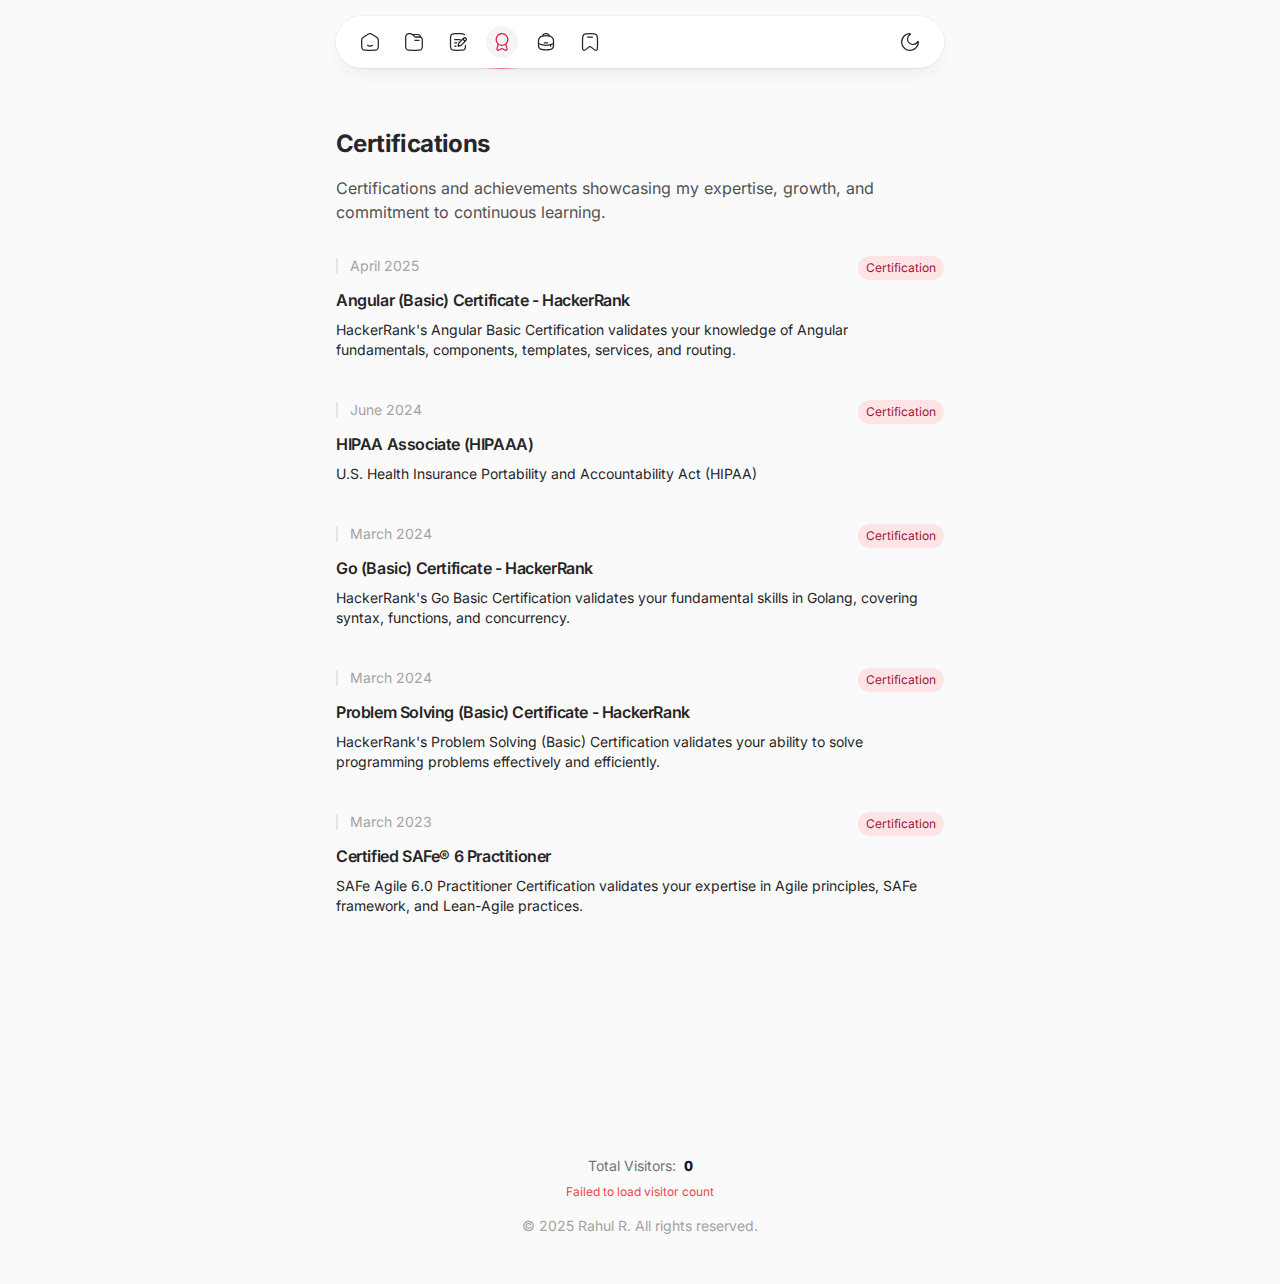
<file: certifications/index.html>
<!DOCTYPE html><html lang="en" class="h-full"><head><meta charset="utf-8">
<meta name="viewport" content="width=device-width, initial-scale=1">
<style id="nuxt-ui-colors">:root {
--color-primary-50: 255 241 242;
--color-primary-100: 255 228 230;
--color-primary-200: 254 205 211;
--color-primary-300: 253 164 175;
--color-primary-400: 251 113 133;
--color-primary-500: 244 63 94;
--color-primary-600: 225 29 72;
--color-primary-700: 190 18 60;
--color-primary-800: 159 18 57;
--color-primary-900: 136 19 55;
--color-primary-950: 76 5 25;
--color-primary-DEFAULT: var(--color-primary-500);

--color-gray-50: 250 250 250;
--color-gray-100: 245 245 245;
--color-gray-200: 229 229 229;
--color-gray-300: 212 212 212;
--color-gray-400: 163 163 163;
--color-gray-500: 115 115 115;
--color-gray-600: 82 82 82;
--color-gray-700: 64 64 64;
--color-gray-800: 38 38 38;
--color-gray-900: 23 23 23;
--color-gray-950: 10 10 10;
}

.dark {
  --color-primary-DEFAULT: var(--color-primary-400);
}
</style>
<title>Certifications | Rahul R</title>
<style> @font-face { font-family: "Inter fallback"; src: local("Noto Sans"); size-adjust: 100.6532%; ascent-override: 96.2463%; descent-override: 23.991%; line-gap-override: 0%; } @font-face { font-family: "Inter fallback"; src: local("Arial"); size-adjust: 107.4014%; ascent-override: 90.199%; descent-override: 22.4836%; line-gap-override: 0%; } @font-face { font-family: "Inter fallback"; src: local("Helvetica Neue"); size-adjust: 106.0574%; ascent-override: 91.342%; descent-override: 22.7685%; line-gap-override: 0%; } @font-face { font-family: "Inter fallback"; src: local("Roboto"); size-adjust: 107.2828%; ascent-override: 90.2987%; descent-override: 22.5085%; line-gap-override: 0%; } @font-face { font-family: "Inter fallback"; src: local("Segoe UI"); size-adjust: 107.1644%; ascent-override: 90.3985%; descent-override: 22.5334%; line-gap-override: 0%; } @font-face { font-family: "Inter fallback"; src: local("BlinkMacSystemFont"); size-adjust: 115.3099%; ascent-override: 84.0128%; descent-override: 20.9416%; line-gap-override: 0%; } @font-face { font-family: "Inter fallback"; src: local("Noto Sans"); size-adjust: 100.6532%; ascent-override: 96.2463%; descent-override: 23.991%; line-gap-override: 0%; } @font-face { font-family: "Inter fallback"; src: local("Arial"); size-adjust: 107.4014%; ascent-override: 90.199%; descent-override: 22.4836%; line-gap-override: 0%; } @font-face { font-family: "Inter fallback"; src: local("Helvetica Neue"); size-adjust: 106.0574%; ascent-override: 91.342%; descent-override: 22.7685%; line-gap-override: 0%; } @font-face { font-family: "Inter fallback"; src: local("Roboto"); size-adjust: 107.2828%; ascent-override: 90.2987%; descent-override: 22.5085%; line-gap-override: 0%; } @font-face { font-family: "Inter fallback"; src: local("Segoe UI"); size-adjust: 107.1644%; ascent-override: 90.3985%; descent-override: 22.5334%; line-gap-override: 0%; } @font-face { font-family: "Inter fallback"; src: local("BlinkMacSystemFont"); size-adjust: 115.3099%; ascent-override: 84.0128%; descent-override: 20.9416%; line-gap-override: 0%; } @font-face { font-family: "Inter fallback"; src: local("Noto Sans"); size-adjust: 100.6532%; ascent-override: 96.2463%; descent-override: 23.991%; line-gap-override: 0%; } @font-face { font-family: "Inter fallback"; src: local("Arial"); size-adjust: 107.4014%; ascent-override: 90.199%; descent-override: 22.4836%; line-gap-override: 0%; } @font-face { font-family: "Inter fallback"; src: local("Helvetica Neue"); size-adjust: 106.0574%; ascent-override: 91.342%; descent-override: 22.7685%; line-gap-override: 0%; } @font-face { font-family: "Inter fallback"; src: local("Roboto"); size-adjust: 107.2828%; ascent-override: 90.2987%; descent-override: 22.5085%; line-gap-override: 0%; } @font-face { font-family: "Inter fallback"; src: local("Segoe UI"); size-adjust: 107.1644%; ascent-override: 90.3985%; descent-override: 22.5334%; line-gap-override: 0%; } @font-face { font-family: "Inter fallback"; src: local("BlinkMacSystemFont"); size-adjust: 115.3099%; ascent-override: 84.0128%; descent-override: 20.9416%; line-gap-override: 0%; } @font-face { font-family: "Inter fallback"; src: local("Noto Sans"); size-adjust: 100.6532%; ascent-override: 96.2463%; descent-override: 23.991%; line-gap-override: 0%; } @font-face { font-family: "Inter fallback"; src: local("Arial"); size-adjust: 107.4014%; ascent-override: 90.199%; descent-override: 22.4836%; line-gap-override: 0%; } @font-face { font-family: "Inter fallback"; src: local("Helvetica Neue"); size-adjust: 106.0574%; ascent-override: 91.342%; descent-override: 22.7685%; line-gap-override: 0%; } @font-face { font-family: "Inter fallback"; src: local("Roboto"); size-adjust: 107.2828%; ascent-override: 90.2987%; descent-override: 22.5085%; line-gap-override: 0%; } @font-face { font-family: "Inter fallback"; src: local("Segoe UI"); size-adjust: 107.1644%; ascent-override: 90.3985%; descent-override: 22.5334%; line-gap-override: 0%; } @font-face { font-family: "Inter fallback"; src: local("BlinkMacSystemFont"); size-adjust: 115.3099%; ascent-override: 84.0128%; descent-override: 20.9416%; line-gap-override: 0%; } @font-face { font-family: "Inter fallback"; src: local("Noto Sans"); size-adjust: 100.6532%; ascent-override: 96.2463%; descent-override: 23.991%; line-gap-override: 0%; } @font-face { font-family: "Inter fallback"; src: local("Arial"); size-adjust: 107.4014%; ascent-override: 90.199%; descent-override: 22.4836%; line-gap-override: 0%; } @font-face { font-family: "Inter fallback"; src: local("Helvetica Neue"); size-adjust: 106.0574%; ascent-override: 91.342%; descent-override: 22.7685%; line-gap-override: 0%; } @font-face { font-family: "Inter fallback"; src: local("Roboto"); size-adjust: 107.2828%; ascent-override: 90.2987%; descent-override: 22.5085%; line-gap-override: 0%; } @font-face { font-family: "Inter fallback"; src: local("Segoe UI"); size-adjust: 107.1644%; ascent-override: 90.3985%; descent-override: 22.5334%; line-gap-override: 0%; } @font-face { font-family: "Inter fallback"; src: local("BlinkMacSystemFont"); size-adjust: 115.3099%; ascent-override: 84.0128%; descent-override: 20.9416%; line-gap-override: 0%; } @font-face { font-family: "Inter fallback"; src: local("Noto Sans"); size-adjust: 100.6532%; ascent-override: 96.2463%; descent-override: 23.991%; line-gap-override: 0%; } @font-face { font-family: "Inter fallback"; src: local("Arial"); size-adjust: 107.4014%; ascent-override: 90.199%; descent-override: 22.4836%; line-gap-override: 0%; } @font-face { font-family: "Inter fallback"; src: local("Helvetica Neue"); size-adjust: 106.0574%; ascent-override: 91.342%; descent-override: 22.7685%; line-gap-override: 0%; } @font-face { font-family: "Inter fallback"; src: local("Roboto"); size-adjust: 107.2828%; ascent-override: 90.2987%; descent-override: 22.5085%; line-gap-override: 0%; } @font-face { font-family: "Inter fallback"; src: local("Segoe UI"); size-adjust: 107.1644%; ascent-override: 90.3985%; descent-override: 22.5334%; line-gap-override: 0%; } @font-face { font-family: "Inter fallback"; src: local("BlinkMacSystemFont"); size-adjust: 115.3099%; ascent-override: 84.0128%; descent-override: 20.9416%; line-gap-override: 0%; } @font-face { font-family: "Inter fallback"; src: local("Noto Sans"); size-adjust: 100.6532%; ascent-override: 96.2463%; descent-override: 23.991%; line-gap-override: 0%; } @font-face { font-family: "Inter fallback"; src: local("Arial"); size-adjust: 107.4014%; ascent-override: 90.199%; descent-override: 22.4836%; line-gap-override: 0%; } @font-face { font-family: "Inter fallback"; src: local("Helvetica Neue"); size-adjust: 106.0574%; ascent-override: 91.342%; descent-override: 22.7685%; line-gap-override: 0%; } @font-face { font-family: "Inter fallback"; src: local("Roboto"); size-adjust: 107.2828%; ascent-override: 90.2987%; descent-override: 22.5085%; line-gap-override: 0%; } @font-face { font-family: "Inter fallback"; src: local("Segoe UI"); size-adjust: 107.1644%; ascent-override: 90.3985%; descent-override: 22.5334%; line-gap-override: 0%; } @font-face { font-family: "Inter fallback"; src: local("BlinkMacSystemFont"); size-adjust: 115.3099%; ascent-override: 84.0128%; descent-override: 20.9416%; line-gap-override: 0%; } @font-face { font-family: "Inter fallback"; src: local("Noto Sans"); size-adjust: 100.6532%; ascent-override: 96.2463%; descent-override: 23.991%; line-gap-override: 0%; } @font-face { font-family: "Inter fallback"; src: local("Arial"); size-adjust: 107.4014%; ascent-override: 90.199%; descent-override: 22.4836%; line-gap-override: 0%; } @font-face { font-family: "Inter fallback"; src: local("Helvetica Neue"); size-adjust: 106.0574%; ascent-override: 91.342%; descent-override: 22.7685%; line-gap-override: 0%; } @font-face { font-family: "Inter fallback"; src: local("Roboto"); size-adjust: 107.2828%; ascent-override: 90.2987%; descent-override: 22.5085%; line-gap-override: 0%; } @font-face { font-family: "Inter fallback"; src: local("Segoe UI"); size-adjust: 107.1644%; ascent-override: 90.3985%; descent-override: 22.5334%; line-gap-override: 0%; } @font-face { font-family: "Inter fallback"; src: local("BlinkMacSystemFont"); size-adjust: 115.3099%; ascent-override: 84.0128%; descent-override: 20.9416%; line-gap-override: 0%; } @font-face { font-family: "Inter fallback"; src: local("Noto Sans"); size-adjust: 100.6532%; ascent-override: 96.2463%; descent-override: 23.991%; line-gap-override: 0%; } @font-face { font-family: "Inter fallback"; src: local("Arial"); size-adjust: 107.4014%; ascent-override: 90.199%; descent-override: 22.4836%; line-gap-override: 0%; } @font-face { font-family: "Inter fallback"; src: local("Helvetica Neue"); size-adjust: 106.0574%; ascent-override: 91.342%; descent-override: 22.7685%; line-gap-override: 0%; } @font-face { font-family: "Inter fallback"; src: local("Roboto"); size-adjust: 107.2828%; ascent-override: 90.2987%; descent-override: 22.5085%; line-gap-override: 0%; } @font-face { font-family: "Inter fallback"; src: local("Segoe UI"); size-adjust: 107.1644%; ascent-override: 90.3985%; descent-override: 22.5334%; line-gap-override: 0%; } @font-face { font-family: "Inter fallback"; src: local("BlinkMacSystemFont"); size-adjust: 115.3099%; ascent-override: 84.0128%; descent-override: 20.9416%; line-gap-override: 0%; } @font-face { font-family: "Inter fallback"; src: local("Noto Sans"); size-adjust: 100.6532%; ascent-override: 96.2463%; descent-override: 23.991%; line-gap-override: 0%; } @font-face { font-family: "Inter fallback"; src: local("Arial"); size-adjust: 107.4014%; ascent-override: 90.199%; descent-override: 22.4836%; line-gap-override: 0%; } @font-face { font-family: "Inter fallback"; src: local("Helvetica Neue"); size-adjust: 106.0574%; ascent-override: 91.342%; descent-override: 22.7685%; line-gap-override: 0%; } @font-face { font-family: "Inter fallback"; src: local("Roboto"); size-adjust: 107.2828%; ascent-override: 90.2987%; descent-override: 22.5085%; line-gap-override: 0%; } @font-face { font-family: "Inter fallback"; src: local("Segoe UI"); size-adjust: 107.1644%; ascent-override: 90.3985%; descent-override: 22.5334%; line-gap-override: 0%; } @font-face { font-family: "Inter fallback"; src: local("BlinkMacSystemFont"); size-adjust: 115.3099%; ascent-override: 84.0128%; descent-override: 20.9416%; line-gap-override: 0%; } @font-face { font-family: "Inter fallback"; src: local("Noto Sans"); size-adjust: 100.6532%; ascent-override: 96.2463%; descent-override: 23.991%; line-gap-override: 0%; } @font-face { font-family: "Inter fallback"; src: local("Arial"); size-adjust: 107.4014%; ascent-override: 90.199%; descent-override: 22.4836%; line-gap-override: 0%; } @font-face { font-family: "Inter fallback"; src: local("Helvetica Neue"); size-adjust: 106.0574%; ascent-override: 91.342%; descent-override: 22.7685%; line-gap-override: 0%; } @font-face { font-family: "Inter fallback"; src: local("Roboto"); size-adjust: 107.2828%; ascent-override: 90.2987%; descent-override: 22.5085%; line-gap-override: 0%; } @font-face { font-family: "Inter fallback"; src: local("Segoe UI"); size-adjust: 107.1644%; ascent-override: 90.3985%; descent-override: 22.5334%; line-gap-override: 0%; } @font-face { font-family: "Inter fallback"; src: local("BlinkMacSystemFont"); size-adjust: 115.3099%; ascent-override: 84.0128%; descent-override: 20.9416%; line-gap-override: 0%; } @font-face { font-family: "Inter fallback"; src: local("Noto Sans"); size-adjust: 100.6532%; ascent-override: 96.2463%; descent-override: 23.991%; line-gap-override: 0%; } @font-face { font-family: "Inter fallback"; src: local("Arial"); size-adjust: 107.4014%; ascent-override: 90.199%; descent-override: 22.4836%; line-gap-override: 0%; } @font-face { font-family: "Inter fallback"; src: local("Helvetica Neue"); size-adjust: 106.0574%; ascent-override: 91.342%; descent-override: 22.7685%; line-gap-override: 0%; } @font-face { font-family: "Inter fallback"; src: local("Roboto"); size-adjust: 107.2828%; ascent-override: 90.2987%; descent-override: 22.5085%; line-gap-override: 0%; } @font-face { font-family: "Inter fallback"; src: local("Segoe UI"); size-adjust: 107.1644%; ascent-override: 90.3985%; descent-override: 22.5334%; line-gap-override: 0%; } @font-face { font-family: "Inter fallback"; src: local("BlinkMacSystemFont"); size-adjust: 115.3099%; ascent-override: 84.0128%; descent-override: 20.9416%; line-gap-override: 0%; } @font-face { font-family: "Inter fallback"; src: local("Noto Sans"); size-adjust: 100.6532%; ascent-override: 96.2463%; descent-override: 23.991%; line-gap-override: 0%; } @font-face { font-family: "Inter fallback"; src: local("Arial"); size-adjust: 107.4014%; ascent-override: 90.199%; descent-override: 22.4836%; line-gap-override: 0%; } @font-face { font-family: "Inter fallback"; src: local("Helvetica Neue"); size-adjust: 106.0574%; ascent-override: 91.342%; descent-override: 22.7685%; line-gap-override: 0%; } @font-face { font-family: "Inter fallback"; src: local("Roboto"); size-adjust: 107.2828%; ascent-override: 90.2987%; descent-override: 22.5085%; line-gap-override: 0%; } @font-face { font-family: "Inter fallback"; src: local("Segoe UI"); size-adjust: 107.1644%; ascent-override: 90.3985%; descent-override: 22.5334%; line-gap-override: 0%; } @font-face { font-family: "Inter fallback"; src: local("BlinkMacSystemFont"); size-adjust: 115.3099%; ascent-override: 84.0128%; descent-override: 20.9416%; line-gap-override: 0%; } @font-face { font-family: "Inter fallback"; src: local("Noto Sans"); size-adjust: 100.6532%; ascent-override: 96.2463%; descent-override: 23.991%; line-gap-override: 0%; } @font-face { font-family: "Inter fallback"; src: local("Arial"); size-adjust: 107.4014%; ascent-override: 90.199%; descent-override: 22.4836%; line-gap-override: 0%; } @font-face { font-family: "Inter fallback"; src: local("Helvetica Neue"); size-adjust: 106.0574%; ascent-override: 91.342%; descent-override: 22.7685%; line-gap-override: 0%; } @font-face { font-family: "Inter fallback"; src: local("Roboto"); size-adjust: 107.2828%; ascent-override: 90.2987%; descent-override: 22.5085%; line-gap-override: 0%; } @font-face { font-family: "Inter fallback"; src: local("Segoe UI"); size-adjust: 107.1644%; ascent-override: 90.3985%; descent-override: 22.5334%; line-gap-override: 0%; } @font-face { font-family: "Inter fallback"; src: local("BlinkMacSystemFont"); size-adjust: 115.3099%; ascent-override: 84.0128%; descent-override: 20.9416%; line-gap-override: 0%; } @font-face { font-family: "Inter fallback"; src: local("Noto Sans"); size-adjust: 100.6532%; ascent-override: 96.2463%; descent-override: 23.991%; line-gap-override: 0%; } @font-face { font-family: "Inter fallback"; src: local("Arial"); size-adjust: 107.4014%; ascent-override: 90.199%; descent-override: 22.4836%; line-gap-override: 0%; } @font-face { font-family: "Inter fallback"; src: local("Helvetica Neue"); size-adjust: 106.0574%; ascent-override: 91.342%; descent-override: 22.7685%; line-gap-override: 0%; } @font-face { font-family: "Inter fallback"; src: local("Roboto"); size-adjust: 107.2828%; ascent-override: 90.2987%; descent-override: 22.5085%; line-gap-override: 0%; } @font-face { font-family: "Inter fallback"; src: local("Segoe UI"); size-adjust: 107.1644%; ascent-override: 90.3985%; descent-override: 22.5334%; line-gap-override: 0%; } @font-face { font-family: "Inter fallback"; src: local("BlinkMacSystemFont"); size-adjust: 115.3099%; ascent-override: 84.0128%; descent-override: 20.9416%; line-gap-override: 0%; } @font-face { font-family: "Inter fallback"; src: local("Noto Sans"); size-adjust: 100.6532%; ascent-override: 96.2463%; descent-override: 23.991%; line-gap-override: 0%; } @font-face { font-family: "Inter fallback"; src: local("Arial"); size-adjust: 107.4014%; ascent-override: 90.199%; descent-override: 22.4836%; line-gap-override: 0%; } @font-face { font-family: "Inter fallback"; src: local("Helvetica Neue"); size-adjust: 106.0574%; ascent-override: 91.342%; descent-override: 22.7685%; line-gap-override: 0%; } @font-face { font-family: "Inter fallback"; src: local("Roboto"); size-adjust: 107.2828%; ascent-override: 90.2987%; descent-override: 22.5085%; line-gap-override: 0%; } @font-face { font-family: "Inter fallback"; src: local("Segoe UI"); size-adjust: 107.1644%; ascent-override: 90.3985%; descent-override: 22.5334%; line-gap-override: 0%; } @font-face { font-family: "Inter fallback"; src: local("BlinkMacSystemFont"); size-adjust: 115.3099%; ascent-override: 84.0128%; descent-override: 20.9416%; line-gap-override: 0%; } @font-face { font-family: "Inter fallback"; src: local("Noto Sans"); size-adjust: 100.6532%; ascent-override: 96.2463%; descent-override: 23.991%; line-gap-override: 0%; } @font-face { font-family: "Inter fallback"; src: local("Arial"); size-adjust: 107.4014%; ascent-override: 90.199%; descent-override: 22.4836%; line-gap-override: 0%; } @font-face { font-family: "Inter fallback"; src: local("Helvetica Neue"); size-adjust: 106.0574%; ascent-override: 91.342%; descent-override: 22.7685%; line-gap-override: 0%; } @font-face { font-family: "Inter fallback"; src: local("Roboto"); size-adjust: 107.2828%; ascent-override: 90.2987%; descent-override: 22.5085%; line-gap-override: 0%; } @font-face { font-family: "Inter fallback"; src: local("Segoe UI"); size-adjust: 107.1644%; ascent-override: 90.3985%; descent-override: 22.5334%; line-gap-override: 0%; } @font-face { font-family: "Inter fallback"; src: local("BlinkMacSystemFont"); size-adjust: 115.3099%; ascent-override: 84.0128%; descent-override: 20.9416%; line-gap-override: 0%; } @font-face { font-family: "Inter fallback"; src: local("Noto Sans"); size-adjust: 100.6532%; ascent-override: 96.2463%; descent-override: 23.991%; line-gap-override: 0%; } @font-face { font-family: "Inter fallback"; src: local("Arial"); size-adjust: 107.4014%; ascent-override: 90.199%; descent-override: 22.4836%; line-gap-override: 0%; } @font-face { font-family: "Inter fallback"; src: local("Helvetica Neue"); size-adjust: 106.0574%; ascent-override: 91.342%; descent-override: 22.7685%; line-gap-override: 0%; } @font-face { font-family: "Inter fallback"; src: local("Roboto"); size-adjust: 107.2828%; ascent-override: 90.2987%; descent-override: 22.5085%; line-gap-override: 0%; } @font-face { font-family: "Inter fallback"; src: local("Segoe UI"); size-adjust: 107.1644%; ascent-override: 90.3985%; descent-override: 22.5334%; line-gap-override: 0%; } @font-face { font-family: "Inter fallback"; src: local("BlinkMacSystemFont"); size-adjust: 115.3099%; ascent-override: 84.0128%; descent-override: 20.9416%; line-gap-override: 0%; } @font-face { font-family: "Inter fallback"; src: local("Noto Sans"); size-adjust: 100.6532%; ascent-override: 96.2463%; descent-override: 23.991%; line-gap-override: 0%; } @font-face { font-family: "Inter fallback"; src: local("Arial"); size-adjust: 107.4014%; ascent-override: 90.199%; descent-override: 22.4836%; line-gap-override: 0%; } @font-face { font-family: "Inter fallback"; src: local("Helvetica Neue"); size-adjust: 106.0574%; ascent-override: 91.342%; descent-override: 22.7685%; line-gap-override: 0%; } @font-face { font-family: "Inter fallback"; src: local("Roboto"); size-adjust: 107.2828%; ascent-override: 90.2987%; descent-override: 22.5085%; line-gap-override: 0%; } @font-face { font-family: "Inter fallback"; src: local("Segoe UI"); size-adjust: 107.1644%; ascent-override: 90.3985%; descent-override: 22.5334%; line-gap-override: 0%; } @font-face { font-family: "Inter fallback"; src: local("BlinkMacSystemFont"); size-adjust: 115.3099%; ascent-override: 84.0128%; descent-override: 20.9416%; line-gap-override: 0%; } @font-face { font-family: "Inter fallback"; src: local("Noto Sans"); size-adjust: 100.6532%; ascent-override: 96.2463%; descent-override: 23.991%; line-gap-override: 0%; } @font-face { font-family: "Inter fallback"; src: local("Arial"); size-adjust: 107.4014%; ascent-override: 90.199%; descent-override: 22.4836%; line-gap-override: 0%; } @font-face { font-family: "Inter fallback"; src: local("Helvetica Neue"); size-adjust: 106.0574%; ascent-override: 91.342%; descent-override: 22.7685%; line-gap-override: 0%; } @font-face { font-family: "Inter fallback"; src: local("Roboto"); size-adjust: 107.2828%; ascent-override: 90.2987%; descent-override: 22.5085%; line-gap-override: 0%; } @font-face { font-family: "Inter fallback"; src: local("Segoe UI"); size-adjust: 107.1644%; ascent-override: 90.3985%; descent-override: 22.5334%; line-gap-override: 0%; } @font-face { font-family: "Inter fallback"; src: local("BlinkMacSystemFont"); size-adjust: 115.3099%; ascent-override: 84.0128%; descent-override: 20.9416%; line-gap-override: 0%; } @font-face { font-family: "Inter fallback"; src: local("Noto Sans"); size-adjust: 100.6532%; ascent-override: 96.2463%; descent-override: 23.991%; line-gap-override: 0%; } @font-face { font-family: "Inter fallback"; src: local("Arial"); size-adjust: 107.4014%; ascent-override: 90.199%; descent-override: 22.4836%; line-gap-override: 0%; } @font-face { font-family: "Inter fallback"; src: local("Helvetica Neue"); size-adjust: 106.0574%; ascent-override: 91.342%; descent-override: 22.7685%; line-gap-override: 0%; } @font-face { font-family: "Inter fallback"; src: local("Roboto"); size-adjust: 107.2828%; ascent-override: 90.2987%; descent-override: 22.5085%; line-gap-override: 0%; } @font-face { font-family: "Inter fallback"; src: local("Segoe UI"); size-adjust: 107.1644%; ascent-override: 90.3985%; descent-override: 22.5334%; line-gap-override: 0%; } @font-face { font-family: "Inter fallback"; src: local("BlinkMacSystemFont"); size-adjust: 115.3099%; ascent-override: 84.0128%; descent-override: 20.9416%; line-gap-override: 0%; } @font-face { font-family: "Inter fallback"; src: local("Noto Sans"); size-adjust: 100.6532%; ascent-override: 96.2463%; descent-override: 23.991%; line-gap-override: 0%; } @font-face { font-family: "Inter fallback"; src: local("Arial"); size-adjust: 107.4014%; ascent-override: 90.199%; descent-override: 22.4836%; line-gap-override: 0%; } @font-face { font-family: "Inter fallback"; src: local("Helvetica Neue"); size-adjust: 106.0574%; ascent-override: 91.342%; descent-override: 22.7685%; line-gap-override: 0%; } @font-face { font-family: "Inter fallback"; src: local("Roboto"); size-adjust: 107.2828%; ascent-override: 90.2987%; descent-override: 22.5085%; line-gap-override: 0%; } @font-face { font-family: "Inter fallback"; src: local("Segoe UI"); size-adjust: 107.1644%; ascent-override: 90.3985%; descent-override: 22.5334%; line-gap-override: 0%; } @font-face { font-family: "Inter fallback"; src: local("BlinkMacSystemFont"); size-adjust: 115.3099%; ascent-override: 84.0128%; descent-override: 20.9416%; line-gap-override: 0%; } @font-face { font-family: "Inter fallback"; src: local("Noto Sans"); size-adjust: 100.6532%; ascent-override: 96.2463%; descent-override: 23.991%; line-gap-override: 0%; } @font-face { font-family: "Inter fallback"; src: local("Arial"); size-adjust: 107.4014%; ascent-override: 90.199%; descent-override: 22.4836%; line-gap-override: 0%; } @font-face { font-family: "Inter fallback"; src: local("Helvetica Neue"); size-adjust: 106.0574%; ascent-override: 91.342%; descent-override: 22.7685%; line-gap-override: 0%; } @font-face { font-family: "Inter fallback"; src: local("Roboto"); size-adjust: 107.2828%; ascent-override: 90.2987%; descent-override: 22.5085%; line-gap-override: 0%; } @font-face { font-family: "Inter fallback"; src: local("Segoe UI"); size-adjust: 107.1644%; ascent-override: 90.3985%; descent-override: 22.5334%; line-gap-override: 0%; } @font-face { font-family: "Inter fallback"; src: local("BlinkMacSystemFont"); size-adjust: 115.3099%; ascent-override: 84.0128%; descent-override: 20.9416%; line-gap-override: 0%; } @font-face { font-family: "Inter fallback"; src: local("Noto Sans"); size-adjust: 100.6532%; ascent-override: 96.2463%; descent-override: 23.991%; line-gap-override: 0%; } @font-face { font-family: "Inter fallback"; src: local("Arial"); size-adjust: 107.4014%; ascent-override: 90.199%; descent-override: 22.4836%; line-gap-override: 0%; } @font-face { font-family: "Inter fallback"; src: local("Helvetica Neue"); size-adjust: 106.0574%; ascent-override: 91.342%; descent-override: 22.7685%; line-gap-override: 0%; } @font-face { font-family: "Inter fallback"; src: local("Roboto"); size-adjust: 107.2828%; ascent-override: 90.2987%; descent-override: 22.5085%; line-gap-override: 0%; } @font-face { font-family: "Inter fallback"; src: local("Segoe UI"); size-adjust: 107.1644%; ascent-override: 90.3985%; descent-override: 22.5334%; line-gap-override: 0%; } @font-face { font-family: "Inter fallback"; src: local("BlinkMacSystemFont"); size-adjust: 115.3099%; ascent-override: 84.0128%; descent-override: 20.9416%; line-gap-override: 0%; } @font-face { font-family: "Inter fallback"; src: local("Noto Sans"); size-adjust: 100.6532%; ascent-override: 96.2463%; descent-override: 23.991%; line-gap-override: 0%; } @font-face { font-family: "Inter fallback"; src: local("Arial"); size-adjust: 107.4014%; ascent-override: 90.199%; descent-override: 22.4836%; line-gap-override: 0%; } @font-face { font-family: "Inter fallback"; src: local("Helvetica Neue"); size-adjust: 106.0574%; ascent-override: 91.342%; descent-override: 22.7685%; line-gap-override: 0%; } @font-face { font-family: "Inter fallback"; src: local("Roboto"); size-adjust: 107.2828%; ascent-override: 90.2987%; descent-override: 22.5085%; line-gap-override: 0%; } @font-face { font-family: "Inter fallback"; src: local("Segoe UI"); size-adjust: 107.1644%; ascent-override: 90.3985%; descent-override: 22.5334%; line-gap-override: 0%; } @font-face { font-family: "Inter fallback"; src: local("BlinkMacSystemFont"); size-adjust: 115.3099%; ascent-override: 84.0128%; descent-override: 20.9416%; line-gap-override: 0%; } @font-face { font-family: "Inter fallback"; src: local("Noto Sans"); size-adjust: 100.6532%; ascent-override: 96.2463%; descent-override: 23.991%; line-gap-override: 0%; } @font-face { font-family: "Inter fallback"; src: local("Arial"); size-adjust: 107.4014%; ascent-override: 90.199%; descent-override: 22.4836%; line-gap-override: 0%; } @font-face { font-family: "Inter fallback"; src: local("Helvetica Neue"); size-adjust: 106.0574%; ascent-override: 91.342%; descent-override: 22.7685%; line-gap-override: 0%; } @font-face { font-family: "Inter fallback"; src: local("Roboto"); size-adjust: 107.2828%; ascent-override: 90.2987%; descent-override: 22.5085%; line-gap-override: 0%; } @font-face { font-family: "Inter fallback"; src: local("Segoe UI"); size-adjust: 107.1644%; ascent-override: 90.3985%; descent-override: 22.5334%; line-gap-override: 0%; } @font-face { font-family: "Inter fallback"; src: local("BlinkMacSystemFont"); size-adjust: 115.3099%; ascent-override: 84.0128%; descent-override: 20.9416%; line-gap-override: 0%; } @font-face { font-family: "Inter fallback"; src: local("Noto Sans"); size-adjust: 100.6532%; ascent-override: 96.2463%; descent-override: 23.991%; line-gap-override: 0%; } @font-face { font-family: "Inter fallback"; src: local("Arial"); size-adjust: 107.4014%; ascent-override: 90.199%; descent-override: 22.4836%; line-gap-override: 0%; } @font-face { font-family: "Inter fallback"; src: local("Helvetica Neue"); size-adjust: 106.0574%; ascent-override: 91.342%; descent-override: 22.7685%; line-gap-override: 0%; } @font-face { font-family: "Inter fallback"; src: local("Roboto"); size-adjust: 107.2828%; ascent-override: 90.2987%; descent-override: 22.5085%; line-gap-override: 0%; } @font-face { font-family: "Inter fallback"; src: local("Segoe UI"); size-adjust: 107.1644%; ascent-override: 90.3985%; descent-override: 22.5334%; line-gap-override: 0%; } @font-face { font-family: "Inter fallback"; src: local("BlinkMacSystemFont"); size-adjust: 115.3099%; ascent-override: 84.0128%; descent-override: 20.9416%; line-gap-override: 0%; } @font-face { font-family: "Inter fallback"; src: local("Noto Sans"); size-adjust: 100.6532%; ascent-override: 96.2463%; descent-override: 23.991%; line-gap-override: 0%; } @font-face { font-family: "Inter fallback"; src: local("Arial"); size-adjust: 107.4014%; ascent-override: 90.199%; descent-override: 22.4836%; line-gap-override: 0%; } @font-face { font-family: "Inter fallback"; src: local("Helvetica Neue"); size-adjust: 106.0574%; ascent-override: 91.342%; descent-override: 22.7685%; line-gap-override: 0%; } @font-face { font-family: "Inter fallback"; src: local("Roboto"); size-adjust: 107.2828%; ascent-override: 90.2987%; descent-override: 22.5085%; line-gap-override: 0%; } @font-face { font-family: "Inter fallback"; src: local("Segoe UI"); size-adjust: 107.1644%; ascent-override: 90.3985%; descent-override: 22.5334%; line-gap-override: 0%; } @font-face { font-family: "Inter fallback"; src: local("BlinkMacSystemFont"); size-adjust: 115.3099%; ascent-override: 84.0128%; descent-override: 20.9416%; line-gap-override: 0%; } @font-face { font-family: "Inter fallback"; src: local("Noto Sans"); size-adjust: 100.6532%; ascent-override: 96.2463%; descent-override: 23.991%; line-gap-override: 0%; } @font-face { font-family: "Inter fallback"; src: local("Arial"); size-adjust: 107.4014%; ascent-override: 90.199%; descent-override: 22.4836%; line-gap-override: 0%; } @font-face { font-family: "Inter fallback"; src: local("Helvetica Neue"); size-adjust: 106.0574%; ascent-override: 91.342%; descent-override: 22.7685%; line-gap-override: 0%; } @font-face { font-family: "Inter fallback"; src: local("Roboto"); size-adjust: 107.2828%; ascent-override: 90.2987%; descent-override: 22.5085%; line-gap-override: 0%; } @font-face { font-family: "Inter fallback"; src: local("Segoe UI"); size-adjust: 107.1644%; ascent-override: 90.3985%; descent-override: 22.5334%; line-gap-override: 0%; } @font-face { font-family: "Inter fallback"; src: local("BlinkMacSystemFont"); size-adjust: 115.3099%; ascent-override: 84.0128%; descent-override: 20.9416%; line-gap-override: 0%; } @font-face { font-family: "Inter fallback"; src: local("Noto Sans"); size-adjust: 100.6532%; ascent-override: 96.2463%; descent-override: 23.991%; line-gap-override: 0%; } @font-face { font-family: "Inter fallback"; src: local("Arial"); size-adjust: 107.4014%; ascent-override: 90.199%; descent-override: 22.4836%; line-gap-override: 0%; } @font-face { font-family: "Inter fallback"; src: local("Helvetica Neue"); size-adjust: 106.0574%; ascent-override: 91.342%; descent-override: 22.7685%; line-gap-override: 0%; } @font-face { font-family: "Inter fallback"; src: local("Roboto"); size-adjust: 107.2828%; ascent-override: 90.2987%; descent-override: 22.5085%; line-gap-override: 0%; } @font-face { font-family: "Inter fallback"; src: local("Segoe UI"); size-adjust: 107.1644%; ascent-override: 90.3985%; descent-override: 22.5334%; line-gap-override: 0%; } @font-face { font-family: "Inter fallback"; src: local("BlinkMacSystemFont"); size-adjust: 115.3099%; ascent-override: 84.0128%; descent-override: 20.9416%; line-gap-override: 0%; } @font-face { font-family: "Inter fallback"; src: local("Noto Sans"); size-adjust: 100.6532%; ascent-override: 96.2463%; descent-override: 23.991%; line-gap-override: 0%; } @font-face { font-family: "Inter fallback"; src: local("Arial"); size-adjust: 107.4014%; ascent-override: 90.199%; descent-override: 22.4836%; line-gap-override: 0%; } @font-face { font-family: "Inter fallback"; src: local("Helvetica Neue"); size-adjust: 106.0574%; ascent-override: 91.342%; descent-override: 22.7685%; line-gap-override: 0%; } @font-face { font-family: "Inter fallback"; src: local("Roboto"); size-adjust: 107.2828%; ascent-override: 90.2987%; descent-override: 22.5085%; line-gap-override: 0%; } @font-face { font-family: "Inter fallback"; src: local("Segoe UI"); size-adjust: 107.1644%; ascent-override: 90.3985%; descent-override: 22.5334%; line-gap-override: 0%; } @font-face { font-family: "Inter fallback"; src: local("BlinkMacSystemFont"); size-adjust: 115.3099%; ascent-override: 84.0128%; descent-override: 20.9416%; line-gap-override: 0%; } @font-face { font-family: "Inter fallback"; src: local("Noto Sans"); size-adjust: 100.6532%; ascent-override: 96.2463%; descent-override: 23.991%; line-gap-override: 0%; } @font-face { font-family: "Inter fallback"; src: local("Arial"); size-adjust: 107.4014%; ascent-override: 90.199%; descent-override: 22.4836%; line-gap-override: 0%; } @font-face { font-family: "Inter fallback"; src: local("Helvetica Neue"); size-adjust: 106.0574%; ascent-override: 91.342%; descent-override: 22.7685%; line-gap-override: 0%; } @font-face { font-family: "Inter fallback"; src: local("Roboto"); size-adjust: 107.2828%; ascent-override: 90.2987%; descent-override: 22.5085%; line-gap-override: 0%; } @font-face { font-family: "Inter fallback"; src: local("Segoe UI"); size-adjust: 107.1644%; ascent-override: 90.3985%; descent-override: 22.5334%; line-gap-override: 0%; } @font-face { font-family: "Inter fallback"; src: local("BlinkMacSystemFont"); size-adjust: 115.3099%; ascent-override: 84.0128%; descent-override: 20.9416%; line-gap-override: 0%; } @font-face { font-family: "Inter fallback"; src: local("Noto Sans"); size-adjust: 100.6532%; ascent-override: 96.2463%; descent-override: 23.991%; line-gap-override: 0%; } @font-face { font-family: "Inter fallback"; src: local("Arial"); size-adjust: 107.4014%; ascent-override: 90.199%; descent-override: 22.4836%; line-gap-override: 0%; } @font-face { font-family: "Inter fallback"; src: local("Helvetica Neue"); size-adjust: 106.0574%; ascent-override: 91.342%; descent-override: 22.7685%; line-gap-override: 0%; } @font-face { font-family: "Inter fallback"; src: local("Roboto"); size-adjust: 107.2828%; ascent-override: 90.2987%; descent-override: 22.5085%; line-gap-override: 0%; } @font-face { font-family: "Inter fallback"; src: local("Segoe UI"); size-adjust: 107.1644%; ascent-override: 90.3985%; descent-override: 22.5334%; line-gap-override: 0%; } @font-face { font-family: "Inter fallback"; src: local("BlinkMacSystemFont"); size-adjust: 115.3099%; ascent-override: 84.0128%; descent-override: 20.9416%; line-gap-override: 0%; } @font-face { font-family: "Inter fallback"; src: local("Noto Sans"); size-adjust: 100.6532%; ascent-override: 96.2463%; descent-override: 23.991%; line-gap-override: 0%; } @font-face { font-family: "Inter fallback"; src: local("Arial"); size-adjust: 107.4014%; ascent-override: 90.199%; descent-override: 22.4836%; line-gap-override: 0%; } @font-face { font-family: "Inter fallback"; src: local("Helvetica Neue"); size-adjust: 106.0574%; ascent-override: 91.342%; descent-override: 22.7685%; line-gap-override: 0%; } @font-face { font-family: "Inter fallback"; src: local("Roboto"); size-adjust: 107.2828%; ascent-override: 90.2987%; descent-override: 22.5085%; line-gap-override: 0%; } @font-face { font-family: "Inter fallback"; src: local("Segoe UI"); size-adjust: 107.1644%; ascent-override: 90.3985%; descent-override: 22.5334%; line-gap-override: 0%; } @font-face { font-family: "Inter fallback"; src: local("BlinkMacSystemFont"); size-adjust: 115.3099%; ascent-override: 84.0128%; descent-override: 20.9416%; line-gap-override: 0%; } @font-face { font-family: "Inter fallback"; src: local("Noto Sans"); size-adjust: 100.6532%; ascent-override: 96.2463%; descent-override: 23.991%; line-gap-override: 0%; } @font-face { font-family: "Inter fallback"; src: local("Arial"); size-adjust: 107.4014%; ascent-override: 90.199%; descent-override: 22.4836%; line-gap-override: 0%; } @font-face { font-family: "Inter fallback"; src: local("Helvetica Neue"); size-adjust: 106.0574%; ascent-override: 91.342%; descent-override: 22.7685%; line-gap-override: 0%; } @font-face { font-family: "Inter fallback"; src: local("Roboto"); size-adjust: 107.2828%; ascent-override: 90.2987%; descent-override: 22.5085%; line-gap-override: 0%; } @font-face { font-family: "Inter fallback"; src: local("Segoe UI"); size-adjust: 107.1644%; ascent-override: 90.3985%; descent-override: 22.5334%; line-gap-override: 0%; } @font-face { font-family: "Inter fallback"; src: local("BlinkMacSystemFont"); size-adjust: 115.3099%; ascent-override: 84.0128%; descent-override: 20.9416%; line-gap-override: 0%; } @font-face { font-family: "Inter fallback"; src: local("Noto Sans"); size-adjust: 100.6532%; ascent-override: 96.2463%; descent-override: 23.991%; line-gap-override: 0%; } @font-face { font-family: "Inter fallback"; src: local("Arial"); size-adjust: 107.4014%; ascent-override: 90.199%; descent-override: 22.4836%; line-gap-override: 0%; } @font-face { font-family: "Inter fallback"; src: local("Helvetica Neue"); size-adjust: 106.0574%; ascent-override: 91.342%; descent-override: 22.7685%; line-gap-override: 0%; } @font-face { font-family: "Inter fallback"; src: local("Roboto"); size-adjust: 107.2828%; ascent-override: 90.2987%; descent-override: 22.5085%; line-gap-override: 0%; } @font-face { font-family: "Inter fallback"; src: local("Segoe UI"); size-adjust: 107.1644%; ascent-override: 90.3985%; descent-override: 22.5334%; line-gap-override: 0%; } @font-face { font-family: "Inter fallback"; src: local("BlinkMacSystemFont"); size-adjust: 115.3099%; ascent-override: 84.0128%; descent-override: 20.9416%; line-gap-override: 0%; } @font-face { font-family: "Inter fallback"; src: local("Noto Sans"); size-adjust: 100.6532%; ascent-override: 96.2463%; descent-override: 23.991%; line-gap-override: 0%; } @font-face { font-family: "Inter fallback"; src: local("Arial"); size-adjust: 107.4014%; ascent-override: 90.199%; descent-override: 22.4836%; line-gap-override: 0%; } @font-face { font-family: "Inter fallback"; src: local("Helvetica Neue"); size-adjust: 106.0574%; ascent-override: 91.342%; descent-override: 22.7685%; line-gap-override: 0%; } @font-face { font-family: "Inter fallback"; src: local("Roboto"); size-adjust: 107.2828%; ascent-override: 90.2987%; descent-override: 22.5085%; line-gap-override: 0%; } @font-face { font-family: "Inter fallback"; src: local("Segoe UI"); size-adjust: 107.1644%; ascent-override: 90.3985%; descent-override: 22.5334%; line-gap-override: 0%; } @font-face { font-family: "Inter fallback"; src: local("BlinkMacSystemFont"); size-adjust: 115.3099%; ascent-override: 84.0128%; descent-override: 20.9416%; line-gap-override: 0%; } @font-face { font-family: "Inter fallback"; src: local("Noto Sans"); size-adjust: 100.6532%; ascent-override: 96.2463%; descent-override: 23.991%; line-gap-override: 0%; } @font-face { font-family: "Inter fallback"; src: local("Arial"); size-adjust: 107.4014%; ascent-override: 90.199%; descent-override: 22.4836%; line-gap-override: 0%; } @font-face { font-family: "Inter fallback"; src: local("Helvetica Neue"); size-adjust: 106.0574%; ascent-override: 91.342%; descent-override: 22.7685%; line-gap-override: 0%; } @font-face { font-family: "Inter fallback"; src: local("Roboto"); size-adjust: 107.2828%; ascent-override: 90.2987%; descent-override: 22.5085%; line-gap-override: 0%; } @font-face { font-family: "Inter fallback"; src: local("Segoe UI"); size-adjust: 107.1644%; ascent-override: 90.3985%; descent-override: 22.5334%; line-gap-override: 0%; } @font-face { font-family: "Inter fallback"; src: local("BlinkMacSystemFont"); size-adjust: 115.3099%; ascent-override: 84.0128%; descent-override: 20.9416%; line-gap-override: 0%; } @font-face { font-family: "Inter fallback"; src: local("Noto Sans"); size-adjust: 100.6532%; ascent-override: 96.2463%; descent-override: 23.991%; line-gap-override: 0%; } @font-face { font-family: "Inter fallback"; src: local("Arial"); size-adjust: 107.4014%; ascent-override: 90.199%; descent-override: 22.4836%; line-gap-override: 0%; } @font-face { font-family: "Inter fallback"; src: local("Helvetica Neue"); size-adjust: 106.0574%; ascent-override: 91.342%; descent-override: 22.7685%; line-gap-override: 0%; } @font-face { font-family: "Inter fallback"; src: local("Roboto"); size-adjust: 107.2828%; ascent-override: 90.2987%; descent-override: 22.5085%; line-gap-override: 0%; } @font-face { font-family: "Inter fallback"; src: local("Segoe UI"); size-adjust: 107.1644%; ascent-override: 90.3985%; descent-override: 22.5334%; line-gap-override: 0%; } @font-face { font-family: "Inter fallback"; src: local("BlinkMacSystemFont"); size-adjust: 115.3099%; ascent-override: 84.0128%; descent-override: 20.9416%; line-gap-override: 0%; } @font-face { font-family: "Inter fallback"; src: local("Noto Sans"); size-adjust: 100.6532%; ascent-override: 96.2463%; descent-override: 23.991%; line-gap-override: 0%; } @font-face { font-family: "Inter fallback"; src: local("Arial"); size-adjust: 107.4014%; ascent-override: 90.199%; descent-override: 22.4836%; line-gap-override: 0%; } @font-face { font-family: "Inter fallback"; src: local("Helvetica Neue"); size-adjust: 106.0574%; ascent-override: 91.342%; descent-override: 22.7685%; line-gap-override: 0%; } @font-face { font-family: "Inter fallback"; src: local("Roboto"); size-adjust: 107.2828%; ascent-override: 90.2987%; descent-override: 22.5085%; line-gap-override: 0%; } @font-face { font-family: "Inter fallback"; src: local("Segoe UI"); size-adjust: 107.1644%; ascent-override: 90.3985%; descent-override: 22.5334%; line-gap-override: 0%; } @font-face { font-family: "Inter fallback"; src: local("BlinkMacSystemFont"); size-adjust: 115.3099%; ascent-override: 84.0128%; descent-override: 20.9416%; line-gap-override: 0%; } @font-face { font-family: "Inter fallback"; src: local("Noto Sans"); size-adjust: 100.6532%; ascent-override: 96.2463%; descent-override: 23.991%; line-gap-override: 0%; } @font-face { font-family: "Inter fallback"; src: local("Arial"); size-adjust: 107.4014%; ascent-override: 90.199%; descent-override: 22.4836%; line-gap-override: 0%; } @font-face { font-family: "Inter fallback"; src: local("Helvetica Neue"); size-adjust: 106.0574%; ascent-override: 91.342%; descent-override: 22.7685%; line-gap-override: 0%; } @font-face { font-family: "Inter fallback"; src: local("Roboto"); size-adjust: 107.2828%; ascent-override: 90.2987%; descent-override: 22.5085%; line-gap-override: 0%; } @font-face { font-family: "Inter fallback"; src: local("Segoe UI"); size-adjust: 107.1644%; ascent-override: 90.3985%; descent-override: 22.5334%; line-gap-override: 0%; } @font-face { font-family: "Inter fallback"; src: local("BlinkMacSystemFont"); size-adjust: 115.3099%; ascent-override: 84.0128%; descent-override: 20.9416%; line-gap-override: 0%; } @font-face { font-family: "Inter fallback"; src: local("Noto Sans"); size-adjust: 100.6532%; ascent-override: 96.2463%; descent-override: 23.991%; line-gap-override: 0%; } @font-face { font-family: "Inter fallback"; src: local("Arial"); size-adjust: 107.4014%; ascent-override: 90.199%; descent-override: 22.4836%; line-gap-override: 0%; } @font-face { font-family: "Inter fallback"; src: local("Helvetica Neue"); size-adjust: 106.0574%; ascent-override: 91.342%; descent-override: 22.7685%; line-gap-override: 0%; } @font-face { font-family: "Inter fallback"; src: local("Roboto"); size-adjust: 107.2828%; ascent-override: 90.2987%; descent-override: 22.5085%; line-gap-override: 0%; } @font-face { font-family: "Inter fallback"; src: local("Segoe UI"); size-adjust: 107.1644%; ascent-override: 90.3985%; descent-override: 22.5334%; line-gap-override: 0%; } @font-face { font-family: "Inter fallback"; src: local("BlinkMacSystemFont"); size-adjust: 115.3099%; ascent-override: 84.0128%; descent-override: 20.9416%; line-gap-override: 0%; } </style>
<meta name="description" content="Certifications and achievements showcasing my expertise, growth, and commitment to continuous learning.">
<link rel="preload" as="fetch" crossorigin="anonymous" href="/certifications/_payload.json">
<style>/*! tailwindcss v3.3.6 | MIT License | https://tailwindcss.com*/*,:after,:before{border-color:rgb(var(--color-gray-200)/1);border-style:solid;border-width:0;box-sizing:border-box}:after,:before{--tw-content:""}html{line-height:1.5;-webkit-text-size-adjust:100%;font-family:Inter,Avenir Next,Roboto,-apple-system,BlinkMacSystemFont,Segoe UI,Ubuntu,Helvetica Neue,Arial,Noto Sans,sans-serif,Apple Color Emoji,Segoe UI Emoji,Segoe UI Symbol,Noto Color Emoji;font-feature-settings:normal;font-variation-settings:normal;tab-size:4}body{line-height:inherit;margin:0}hr{border-top-width:1px;color:inherit;height:0}abbr:where([title]){-webkit-text-decoration:underline dotted;text-decoration:underline dotted}h1,h2,h3,h4,h5,h6{font-size:inherit;font-weight:inherit}a{color:inherit;text-decoration:inherit}b,strong{font-weight:bolder}code,kbd,pre,samp{font-family:Cascadia Code,ui-monospace,SFMono-Regular,Menlo,Monaco,Consolas,Liberation Mono,Courier New,monospace;font-feature-settings:normal;font-size:1em;font-variation-settings:normal}small{font-size:80%}sub,sup{font-size:75%;line-height:0;position:relative;vertical-align:initial}sub{bottom:-.25em}sup{top:-.5em}table{border-collapse:collapse;border-color:inherit;text-indent:0}button,input,optgroup,select,textarea{color:inherit;font-family:inherit;font-feature-settings:inherit;font-size:100%;font-variation-settings:inherit;font-weight:inherit;line-height:inherit;margin:0;padding:0}button,select{text-transform:none}[type=button],[type=reset],[type=submit],button{-webkit-appearance:button;background-color:initial;background-image:none}:-moz-focusring{outline:auto}:-moz-ui-invalid{box-shadow:none}progress{vertical-align:initial}::-webkit-inner-spin-button,::-webkit-outer-spin-button{height:auto}[type=search]{-webkit-appearance:textfield;outline-offset:-2px}::-webkit-search-decoration{-webkit-appearance:none}::-webkit-file-upload-button{-webkit-appearance:button;font:inherit}summary{display:list-item}blockquote,dd,dl,figure,h1,h2,h3,h4,h5,h6,hr,p,pre{margin:0}fieldset{margin:0}fieldset,legend{padding:0}menu,ol,ul{list-style:none;margin:0;padding:0}dialog{padding:0}textarea{resize:vertical}input::placeholder,textarea::placeholder{color:rgb(var(--color-gray-400)/1);opacity:1}[role=button],button{cursor:pointer}:disabled{cursor:default}audio,canvas,embed,iframe,img,object,svg,video{display:block;vertical-align:middle}img,video{height:auto;max-width:100%}[hidden]{display:none}*,::backdrop,:after,:before{--tw-border-spacing-x:0;--tw-border-spacing-y:0;--tw-translate-x:0;--tw-translate-y:0;--tw-rotate:0;--tw-skew-x:0;--tw-skew-y:0;--tw-scale-x:1;--tw-scale-y:1;--tw-pan-x: ;--tw-pan-y: ;--tw-pinch-zoom: ;--tw-scroll-snap-strictness:proximity;--tw-gradient-from-position: ;--tw-gradient-via-position: ;--tw-gradient-to-position: ;--tw-ordinal: ;--tw-slashed-zero: ;--tw-numeric-figure: ;--tw-numeric-spacing: ;--tw-numeric-fraction: ;--tw-ring-inset: ;--tw-ring-offset-width:0px;--tw-ring-offset-color:#fff;--tw-ring-color:#3b82f680;--tw-ring-offset-shadow:0 0 #0000;--tw-ring-shadow:0 0 #0000;--tw-shadow:0 0 #0000;--tw-shadow-colored:0 0 #0000;--tw-blur: ;--tw-brightness: ;--tw-contrast: ;--tw-grayscale: ;--tw-hue-rotate: ;--tw-invert: ;--tw-saturate: ;--tw-sepia: ;--tw-drop-shadow: ;--tw-backdrop-blur: ;--tw-backdrop-brightness: ;--tw-backdrop-contrast: ;--tw-backdrop-grayscale: ;--tw-backdrop-hue-rotate: ;--tw-backdrop-invert: ;--tw-backdrop-opacity: ;--tw-backdrop-saturate: ;--tw-backdrop-sepia: }.container{width:100%}@media (min-width:640px){.container{max-width:640px}}@media (min-width:768px){.container{max-width:768px}}@media (min-width:1024px){.container{max-width:1024px}}@media (min-width:1280px){.container{max-width:1280px}}@media (min-width:1536px){.container{max-width:1536px}}.form-input,.form-multiselect,.form-select,.form-textarea{appearance:none;background-color:#fff;border-color:rgb(var(--color-gray-500)/var(--tw-border-opacity,1));border-radius:0;border-width:1px;font-size:1rem;line-height:1.5rem;padding:.5rem .75rem;--tw-shadow:0 0 #0000}.form-input:focus,.form-multiselect:focus,.form-select:focus,.form-textarea:focus{outline:2px solid #0000;outline-offset:2px;--tw-ring-inset:var(--tw-empty,/*!*/ /*!*/);--tw-ring-offset-width:0px;--tw-ring-offset-color:#fff;--tw-ring-color:#2563eb;--tw-ring-offset-shadow:var(--tw-ring-inset) 0 0 0 var(--tw-ring-offset-width) var(--tw-ring-offset-color);--tw-ring-shadow:var(--tw-ring-inset) 0 0 0 calc(1px + var(--tw-ring-offset-width)) var(--tw-ring-color);border-color:#2563eb;box-shadow:/*!*/ /*!*/ 0 0 0 0 #fff,/*!*/ /*!*/ 0 0 0 1px #2563eb,var(--tw-shadow);box-shadow:var(--tw-ring-offset-shadow),var(--tw-ring-shadow),var(--tw-shadow)}.form-input::placeholder,.form-textarea::placeholder{color:rgb(var(--color-gray-500)/1);color:rgb(var(--color-gray-500)/var(--tw-text-opacity,1));opacity:1}.form-input::-webkit-datetime-edit-fields-wrapper{padding:0}.form-input::-webkit-date-and-time-value{min-height:1.5em;text-align:inherit}.form-input::-webkit-datetime-edit{display:inline-flex}.form-input::-webkit-datetime-edit,.form-input::-webkit-datetime-edit-day-field,.form-input::-webkit-datetime-edit-hour-field,.form-input::-webkit-datetime-edit-meridiem-field,.form-input::-webkit-datetime-edit-millisecond-field,.form-input::-webkit-datetime-edit-minute-field,.form-input::-webkit-datetime-edit-month-field,.form-input::-webkit-datetime-edit-second-field,.form-input::-webkit-datetime-edit-year-field{padding-bottom:0;padding-top:0}.form-select{background-image:url("data:image/svg+xml;charset=utf-8,%3Csvg xmlns='http://www.w3.org/2000/svg' fill='none' viewBox='0 0 20 20'%3E%3Cpath stroke='rgb(var(--color-gray-500) / var(--tw-stroke-opacity, 1))' stroke-linecap='round' stroke-linejoin='round' stroke-width='1.5' d='m6 8 4 4 4-4'/%3E%3C/svg%3E");background-position:right .5rem center;background-repeat:no-repeat;background-size:1.5em 1.5em;padding-right:2.5rem;-webkit-print-color-adjust:exact;print-color-adjust:exact}.form-select:where([size]:not([size="1"])){background-image:none;background-position:0 0;background-repeat:unset;background-size:initial;padding-right:.75rem;-webkit-print-color-adjust:unset;print-color-adjust:unset}.form-checkbox,.form-radio{appearance:none;background-color:#fff;background-origin:border-box;border-color:rgb(var(--color-gray-500)/var(--tw-border-opacity,1));border-width:1px;color:#2563eb;display:inline-block;flex-shrink:0;height:1rem;padding:0;-webkit-print-color-adjust:exact;print-color-adjust:exact;-webkit-user-select:none;user-select:none;vertical-align:middle;width:1rem;--tw-shadow:0 0 #0000}.form-checkbox{border-radius:0}.form-radio{border-radius:100%}.form-checkbox:focus,.form-radio:focus{outline:2px solid #0000;outline-offset:2px;--tw-ring-inset:var(--tw-empty,/*!*/ /*!*/);--tw-ring-offset-width:2px;--tw-ring-offset-color:#fff;--tw-ring-color:#2563eb;--tw-ring-offset-shadow:var(--tw-ring-inset) 0 0 0 var(--tw-ring-offset-width) var(--tw-ring-offset-color);--tw-ring-shadow:var(--tw-ring-inset) 0 0 0 calc(2px + var(--tw-ring-offset-width)) var(--tw-ring-color);box-shadow:/*!*/ /*!*/ 0 0 0 0 #fff,/*!*/ /*!*/ 0 0 0 4px #2563eb,var(--tw-shadow);box-shadow:var(--tw-ring-offset-shadow),var(--tw-ring-shadow),var(--tw-shadow)}.form-checkbox:checked,.form-radio:checked{background-color:currentColor;background-position:50%;background-repeat:no-repeat;background-size:100% 100%;border-color:#0000}.form-checkbox:checked{background-image:url("data:image/svg+xml;charset=utf-8,%3Csvg xmlns='http://www.w3.org/2000/svg' fill='%23fff' viewBox='0 0 16 16'%3E%3Cpath d='M12.207 4.793a1 1 0 0 1 0 1.414l-5 5a1 1 0 0 1-1.414 0l-2-2a1 1 0 0 1 1.414-1.414L6.5 9.086l4.293-4.293a1 1 0 0 1 1.414 0'/%3E%3C/svg%3E")}@media (forced-colors:active) {.form-checkbox:checked{appearance:auto}}.form-radio:checked{background-image:url("data:image/svg+xml;charset=utf-8,%3Csvg xmlns='http://www.w3.org/2000/svg' fill='%23fff' viewBox='0 0 16 16'%3E%3Ccircle cx='8' cy='8' r='3'/%3E%3C/svg%3E")}@media (forced-colors:active) {.form-radio:checked{appearance:auto}}.form-checkbox:checked:focus,.form-checkbox:checked:hover,.form-checkbox:indeterminate,.form-radio:checked:focus,.form-radio:checked:hover{background-color:currentColor;border-color:#0000}.form-checkbox:indeterminate{background-image:url("data:image/svg+xml;charset=utf-8,%3Csvg xmlns='http://www.w3.org/2000/svg' fill='none' viewBox='0 0 16 16'%3E%3Cpath stroke='%23fff' stroke-linecap='round' stroke-linejoin='round' stroke-width='2' d='M4 8h8'/%3E%3C/svg%3E");background-position:50%;background-repeat:no-repeat;background-size:100% 100%}@media (forced-colors:active) {.form-checkbox:indeterminate{appearance:auto}}.form-checkbox:indeterminate:focus,.form-checkbox:indeterminate:hover{background-color:currentColor;border-color:#0000}.prose{color:var(--tw-prose-body);max-width:65ch}.prose :where(p):not(:where([class~=not-prose],[class~=not-prose] *)){margin-bottom:1.25em;margin-top:1.25em}.prose :where([class~=lead]):not(:where([class~=not-prose],[class~=not-prose] *)){color:var(--tw-prose-lead);font-size:1.25em;line-height:1.6;margin-bottom:1.2em;margin-top:1.2em}.prose :where(a):not(:where([class~=not-prose],[class~=not-prose] *)){color:var(--tw-prose-links);font-weight:500;text-decoration:underline}.prose :where(strong):not(:where([class~=not-prose],[class~=not-prose] *)){color:var(--tw-prose-bold);font-weight:600}.prose :where(a strong):not(:where([class~=not-prose],[class~=not-prose] *)){color:inherit}.prose :where(blockquote strong):not(:where([class~=not-prose],[class~=not-prose] *)){color:inherit}.prose :where(thead th strong):not(:where([class~=not-prose],[class~=not-prose] *)){color:inherit}.prose :where(ol):not(:where([class~=not-prose],[class~=not-prose] *)){list-style-type:decimal;margin-bottom:1.25em;margin-top:1.25em;padding-left:1.625em}.prose :where(ol[type=A]):not(:where([class~=not-prose],[class~=not-prose] *)){list-style-type:upper-alpha}.prose :where(ol[type=a]):not(:where([class~=not-prose],[class~=not-prose] *)){list-style-type:lower-alpha}.prose :where(ol[type=A s]):not(:where([class~=not-prose],[class~=not-prose] *)){list-style-type:upper-alpha}.prose :where(ol[type=a s]):not(:where([class~=not-prose],[class~=not-prose] *)){list-style-type:lower-alpha}.prose :where(ol[type=I]):not(:where([class~=not-prose],[class~=not-prose] *)){list-style-type:upper-roman}.prose :where(ol[type=i]):not(:where([class~=not-prose],[class~=not-prose] *)){list-style-type:lower-roman}.prose :where(ol[type=I s]):not(:where([class~=not-prose],[class~=not-prose] *)){list-style-type:upper-roman}.prose :where(ol[type=i s]):not(:where([class~=not-prose],[class~=not-prose] *)){list-style-type:lower-roman}.prose :where(ol[type="1"]):not(:where([class~=not-prose],[class~=not-prose] *)){list-style-type:decimal}.prose :where(ul):not(:where([class~=not-prose],[class~=not-prose] *)){list-style-type:disc;margin-bottom:1.25em;margin-top:1.25em;padding-left:1.625em}.prose :where(ol>li):not(:where([class~=not-prose],[class~=not-prose] *))::marker{color:var(--tw-prose-counters);font-weight:400}.prose :where(ul>li):not(:where([class~=not-prose],[class~=not-prose] *))::marker{color:var(--tw-prose-bullets)}.prose :where(dt):not(:where([class~=not-prose],[class~=not-prose] *)){color:var(--tw-prose-headings);font-weight:600;margin-top:1.25em}.prose :where(hr):not(:where([class~=not-prose],[class~=not-prose] *)){border-color:var(--tw-prose-hr);border-top-width:1px;margin-bottom:3em;margin-top:3em}.prose :where(blockquote):not(:where([class~=not-prose],[class~=not-prose] *)){border-left-color:var(--tw-prose-quote-borders);border-left-width:.25rem;color:var(--tw-prose-quotes);font-style:italic;font-weight:500;margin-bottom:1.6em;margin-top:1.6em;padding-left:1em;quotes:"\201C""\201D""\2018""\2019"}.prose :where(blockquote p:first-of-type):not(:where([class~=not-prose],[class~=not-prose] *)):before{content:open-quote}.prose :where(blockquote p:last-of-type):not(:where([class~=not-prose],[class~=not-prose] *)):after{content:close-quote}.prose :where(h1):not(:where([class~=not-prose],[class~=not-prose] *)){color:var(--tw-prose-headings);font-size:2.25em;font-weight:800;line-height:1.1111111;margin-bottom:.8888889em;margin-top:0}.prose :where(h1 strong):not(:where([class~=not-prose],[class~=not-prose] *)){color:inherit;font-weight:900}.prose :where(h2):not(:where([class~=not-prose],[class~=not-prose] *)){color:var(--tw-prose-headings);font-size:1.5em;font-weight:700;line-height:1.3333333;margin-bottom:1em;margin-top:2em}.prose :where(h2 strong):not(:where([class~=not-prose],[class~=not-prose] *)){color:inherit;font-weight:800}.prose :where(h3):not(:where([class~=not-prose],[class~=not-prose] *)){color:var(--tw-prose-headings);font-size:1.25em;font-weight:600;line-height:1.6;margin-bottom:.6em;margin-top:1.6em}.prose :where(h3 strong):not(:where([class~=not-prose],[class~=not-prose] *)){color:inherit;font-weight:700}.prose :where(h4):not(:where([class~=not-prose],[class~=not-prose] *)){color:var(--tw-prose-headings);font-weight:600;line-height:1.5;margin-bottom:.5em;margin-top:1.5em}.prose :where(h4 strong):not(:where([class~=not-prose],[class~=not-prose] *)){color:inherit;font-weight:700}.prose :where(img):not(:where([class~=not-prose],[class~=not-prose] *)){margin-bottom:2em;margin-top:2em}.prose :where(picture):not(:where([class~=not-prose],[class~=not-prose] *)){display:block;margin-bottom:2em;margin-top:2em}.prose :where(kbd):not(:where([class~=not-prose],[class~=not-prose] *)){border-radius:.3125rem;box-shadow:0 0 0 1px rgb(var(--tw-prose-kbd-shadows)/10%),0 3px 0 rgb(var(--tw-prose-kbd-shadows)/10%);color:var(--tw-prose-kbd);font-family:inherit;font-size:.875em;font-weight:500;padding:.1875em .375em}.prose :where(code):not(:where([class~=not-prose],[class~=not-prose] *)){color:var(--tw-prose-code);font-size:.875em;font-weight:600}.prose :where(code):not(:where([class~=not-prose],[class~=not-prose] *)):before{content:"`"}.prose :where(code):not(:where([class~=not-prose],[class~=not-prose] *)):after{content:"`"}.prose :where(a code):not(:where([class~=not-prose],[class~=not-prose] *)){color:inherit}.prose :where(h1 code):not(:where([class~=not-prose],[class~=not-prose] *)){color:inherit}.prose :where(h2 code):not(:where([class~=not-prose],[class~=not-prose] *)){color:inherit;font-size:.875em}.prose :where(h3 code):not(:where([class~=not-prose],[class~=not-prose] *)){color:inherit;font-size:.9em}.prose :where(h4 code):not(:where([class~=not-prose],[class~=not-prose] *)){color:inherit}.prose :where(blockquote code):not(:where([class~=not-prose],[class~=not-prose] *)){color:inherit}.prose :where(thead th code):not(:where([class~=not-prose],[class~=not-prose] *)){color:inherit}.prose :where(pre):not(:where([class~=not-prose],[class~=not-prose] *)){background-color:var(--tw-prose-pre-bg);border-radius:.375rem;color:var(--tw-prose-pre-code);font-size:.875em;font-weight:400;line-height:1.7142857;margin-bottom:1.7142857em;margin-top:1.7142857em;overflow-x:auto;padding:.8571429em 1.1428571em}.prose :where(pre code):not(:where([class~=not-prose],[class~=not-prose] *)){background-color:initial;border-radius:0;border-width:0;color:inherit;font-family:inherit;font-size:inherit;font-weight:inherit;line-height:inherit;padding:0}.prose :where(pre code):not(:where([class~=not-prose],[class~=not-prose] *)):before{content:none}.prose :where(pre code):not(:where([class~=not-prose],[class~=not-prose] *)):after{content:none}.prose :where(table):not(:where([class~=not-prose],[class~=not-prose] *)){font-size:.875em;line-height:1.7142857;margin-bottom:2em;margin-top:2em;table-layout:auto;text-align:left;width:100%}.prose :where(thead):not(:where([class~=not-prose],[class~=not-prose] *)){border-bottom-color:var(--tw-prose-th-borders);border-bottom-width:1px}.prose :where(thead th):not(:where([class~=not-prose],[class~=not-prose] *)){color:var(--tw-prose-headings);font-weight:600;padding-bottom:.5714286em;padding-left:.5714286em;padding-right:.5714286em;vertical-align:bottom}.prose :where(tbody tr):not(:where([class~=not-prose],[class~=not-prose] *)){border-bottom-color:var(--tw-prose-td-borders);border-bottom-width:1px}.prose :where(tbody tr:last-child):not(:where([class~=not-prose],[class~=not-prose] *)){border-bottom-width:0}.prose :where(tbody td):not(:where([class~=not-prose],[class~=not-prose] *)){vertical-align:initial}.prose :where(tfoot):not(:where([class~=not-prose],[class~=not-prose] *)){border-top-color:var(--tw-prose-th-borders);border-top-width:1px}.prose :where(tfoot td):not(:where([class~=not-prose],[class~=not-prose] *)){vertical-align:top}.prose :where(figure>*):not(:where([class~=not-prose],[class~=not-prose] *)){margin-bottom:0;margin-top:0}.prose :where(figcaption):not(:where([class~=not-prose],[class~=not-prose] *)){color:var(--tw-prose-captions);font-size:.875em;line-height:1.4285714;margin-top:.8571429em}.prose{--tw-prose-body:#374151;--tw-prose-headings:#111827;--tw-prose-lead:#4b5563;--tw-prose-links:#111827;--tw-prose-bold:#111827;--tw-prose-counters:#6b7280;--tw-prose-bullets:#d1d5db;--tw-prose-hr:#e5e7eb;--tw-prose-quotes:#111827;--tw-prose-quote-borders:#e5e7eb;--tw-prose-captions:#6b7280;--tw-prose-kbd:#111827;--tw-prose-kbd-shadows:17 24 39;--tw-prose-code:#111827;--tw-prose-pre-code:#e5e7eb;--tw-prose-pre-bg:#1f2937;--tw-prose-th-borders:#d1d5db;--tw-prose-td-borders:#e5e7eb;--tw-prose-invert-body:#d1d5db;--tw-prose-invert-headings:#fff;--tw-prose-invert-lead:#9ca3af;--tw-prose-invert-links:#fff;--tw-prose-invert-bold:#fff;--tw-prose-invert-counters:#9ca3af;--tw-prose-invert-bullets:#4b5563;--tw-prose-invert-hr:#374151;--tw-prose-invert-quotes:#f3f4f6;--tw-prose-invert-quote-borders:#374151;--tw-prose-invert-captions:#9ca3af;--tw-prose-invert-kbd:#fff;--tw-prose-invert-kbd-shadows:255 255 255;--tw-prose-invert-code:#fff;--tw-prose-invert-pre-code:#d1d5db;--tw-prose-invert-pre-bg:#00000080;--tw-prose-invert-th-borders:#4b5563;--tw-prose-invert-td-borders:#374151;font-size:1rem;line-height:1.75}.prose :where(picture>img):not(:where([class~=not-prose],[class~=not-prose] *)){margin-bottom:0;margin-top:0}.prose :where(video):not(:where([class~=not-prose],[class~=not-prose] *)){margin-bottom:2em;margin-top:2em}.prose :where(li):not(:where([class~=not-prose],[class~=not-prose] *)){margin-bottom:.5em;margin-top:.5em}.prose :where(ol>li):not(:where([class~=not-prose],[class~=not-prose] *)){padding-left:.375em}.prose :where(ul>li):not(:where([class~=not-prose],[class~=not-prose] *)){padding-left:.375em}.prose :where(.prose>ul>li p):not(:where([class~=not-prose],[class~=not-prose] *)){margin-bottom:.75em;margin-top:.75em}.prose :where(.prose>ul>li>:first-child):not(:where([class~=not-prose],[class~=not-prose] *)){margin-top:1.25em}.prose :where(.prose>ul>li>:last-child):not(:where([class~=not-prose],[class~=not-prose] *)){margin-bottom:1.25em}.prose :where(.prose>ol>li>:first-child):not(:where([class~=not-prose],[class~=not-prose] *)){margin-top:1.25em}.prose :where(.prose>ol>li>:last-child):not(:where([class~=not-prose],[class~=not-prose] *)){margin-bottom:1.25em}.prose :where(ul ul,ul ol,ol ul,ol ol):not(:where([class~=not-prose],[class~=not-prose] *)){margin-bottom:.75em;margin-top:.75em}.prose :where(dl):not(:where([class~=not-prose],[class~=not-prose] *)){margin-bottom:1.25em;margin-top:1.25em}.prose :where(dd):not(:where([class~=not-prose],[class~=not-prose] *)){margin-top:.5em;padding-left:1.625em}.prose :where(hr+*):not(:where([class~=not-prose],[class~=not-prose] *)){margin-top:0}.prose :where(h2+*):not(:where([class~=not-prose],[class~=not-prose] *)){margin-top:0}.prose :where(h3+*):not(:where([class~=not-prose],[class~=not-prose] *)){margin-top:0}.prose :where(h4+*):not(:where([class~=not-prose],[class~=not-prose] *)){margin-top:0}.prose :where(thead th:first-child):not(:where([class~=not-prose],[class~=not-prose] *)){padding-left:0}.prose :where(thead th:last-child):not(:where([class~=not-prose],[class~=not-prose] *)){padding-right:0}.prose :where(tbody td,tfoot td):not(:where([class~=not-prose],[class~=not-prose] *)){padding:.5714286em}.prose :where(tbody td:first-child,tfoot td:first-child):not(:where([class~=not-prose],[class~=not-prose] *)){padding-left:0}.prose :where(tbody td:last-child,tfoot td:last-child):not(:where([class~=not-prose],[class~=not-prose] *)){padding-right:0}.prose :where(figure):not(:where([class~=not-prose],[class~=not-prose] *)){margin-bottom:2em;margin-top:2em}.prose :where(.prose>:first-child):not(:where([class~=not-prose],[class~=not-prose] *)){margin-top:0}.prose :where(.prose>:last-child):not(:where([class~=not-prose],[class~=not-prose] *)){margin-bottom:0}.i-heroicons-arrow-path-20-solid{-webkit-mask-image:url("data:image/svg+xml;charset=utf-8,%3Csvg xmlns='http://www.w3.org/2000/svg' width='20' height='20'%3E%3Cpath fill-rule='evenodd' d='M15.312 11.424a5.5 5.5 0 0 1-9.201 2.466l-.312-.311h2.433a.75.75 0 0 0 0-1.5H3.989a.75.75 0 0 0-.75.75v4.242a.75.75 0 0 0 1.5 0v-2.43l.31.31a7 7 0 0 0 11.712-3.138.75.75 0 0 0-1.449-.39m1.23-3.723a.75.75 0 0 0 .219-.53V2.929a.75.75 0 0 0-1.5 0V5.36l-.31-.31A7 7 0 0 0 3.239 8.188a.75.75 0 1 0 1.448.389A5.5 5.5 0 0 1 13.89 6.11l.311.31h-2.432a.75.75 0 0 0 0 1.5h4.243a.75.75 0 0 0 .53-.219' clip-rule='evenodd'/%3E%3C/svg%3E");-webkit-mask-image:var(--svg);mask-image:url("data:image/svg+xml;charset=utf-8,%3Csvg xmlns='http://www.w3.org/2000/svg' width='20' height='20'%3E%3Cpath fill-rule='evenodd' d='M15.312 11.424a5.5 5.5 0 0 1-9.201 2.466l-.312-.311h2.433a.75.75 0 0 0 0-1.5H3.989a.75.75 0 0 0-.75.75v4.242a.75.75 0 0 0 1.5 0v-2.43l.31.31a7 7 0 0 0 11.712-3.138.75.75 0 0 0-1.449-.39m1.23-3.723a.75.75 0 0 0 .219-.53V2.929a.75.75 0 0 0-1.5 0V5.36l-.31-.31A7 7 0 0 0 3.239 8.188a.75.75 0 1 0 1.448.389A5.5 5.5 0 0 1 13.89 6.11l.311.31h-2.432a.75.75 0 0 0 0 1.5h4.243a.75.75 0 0 0 .53-.219' clip-rule='evenodd'/%3E%3C/svg%3E");mask-image:var(--svg);--svg:url("data:image/svg+xml;charset=utf-8,%3Csvg xmlns='http://www.w3.org/2000/svg' width='20' height='20'%3E%3Cpath fill-rule='evenodd' d='M15.312 11.424a5.5 5.5 0 0 1-9.201 2.466l-.312-.311h2.433a.75.75 0 0 0 0-1.5H3.989a.75.75 0 0 0-.75.75v4.242a.75.75 0 0 0 1.5 0v-2.43l.31.31a7 7 0 0 0 11.712-3.138.75.75 0 0 0-1.449-.39m1.23-3.723a.75.75 0 0 0 .219-.53V2.929a.75.75 0 0 0-1.5 0V5.36l-.31-.31A7 7 0 0 0 3.239 8.188a.75.75 0 1 0 1.448.389A5.5 5.5 0 0 1 13.89 6.11l.311.31h-2.432a.75.75 0 0 0 0 1.5h4.243a.75.75 0 0 0 .53-.219' clip-rule='evenodd'/%3E%3C/svg%3E")}.i-heroicons-arrow-path-20-solid,.i-heroicons-arrows-up-down-20-solid{background-color:currentColor;display:inline-block;height:1em;-webkit-mask-repeat:no-repeat;mask-repeat:no-repeat;-webkit-mask-size:100% 100%;mask-size:100% 100%;width:1em}.i-heroicons-arrows-up-down-20-solid{-webkit-mask-image:url("data:image/svg+xml;charset=utf-8,%3Csvg xmlns='http://www.w3.org/2000/svg' width='20' height='20'%3E%3Cpath fill-rule='evenodd' d='M2.24 6.8a.75.75 0 0 0 1.06-.04l1.95-2.1v8.59a.75.75 0 0 0 1.5 0V4.66l1.95 2.1a.75.75 0 1 0 1.1-1.02l-3.25-3.5a.75.75 0 0 0-1.1 0L2.2 5.74a.75.75 0 0 0 .04 1.06m8 6.4a.75.75 0 0 0-.04 1.06l3.25 3.5a.75.75 0 0 0 1.1 0l3.25-3.5a.75.75 0 1 0-1.1-1.02l-1.95 2.1V6.75a.75.75 0 0 0-1.5 0v8.59l-1.95-2.1a.75.75 0 0 0-1.06-.04' clip-rule='evenodd'/%3E%3C/svg%3E");-webkit-mask-image:var(--svg);mask-image:url("data:image/svg+xml;charset=utf-8,%3Csvg xmlns='http://www.w3.org/2000/svg' width='20' height='20'%3E%3Cpath fill-rule='evenodd' d='M2.24 6.8a.75.75 0 0 0 1.06-.04l1.95-2.1v8.59a.75.75 0 0 0 1.5 0V4.66l1.95 2.1a.75.75 0 1 0 1.1-1.02l-3.25-3.5a.75.75 0 0 0-1.1 0L2.2 5.74a.75.75 0 0 0 .04 1.06m8 6.4a.75.75 0 0 0-.04 1.06l3.25 3.5a.75.75 0 0 0 1.1 0l3.25-3.5a.75.75 0 1 0-1.1-1.02l-1.95 2.1V6.75a.75.75 0 0 0-1.5 0v8.59l-1.95-2.1a.75.75 0 0 0-1.06-.04' clip-rule='evenodd'/%3E%3C/svg%3E");mask-image:var(--svg);--svg:url("data:image/svg+xml;charset=utf-8,%3Csvg xmlns='http://www.w3.org/2000/svg' width='20' height='20'%3E%3Cpath fill-rule='evenodd' d='M2.24 6.8a.75.75 0 0 0 1.06-.04l1.95-2.1v8.59a.75.75 0 0 0 1.5 0V4.66l1.95 2.1a.75.75 0 1 0 1.1-1.02l-3.25-3.5a.75.75 0 0 0-1.1 0L2.2 5.74a.75.75 0 0 0 .04 1.06m8 6.4a.75.75 0 0 0-.04 1.06l3.25 3.5a.75.75 0 0 0 1.1 0l3.25-3.5a.75.75 0 1 0-1.1-1.02l-1.95 2.1V6.75a.75.75 0 0 0-1.5 0v8.59l-1.95-2.1a.75.75 0 0 0-1.06-.04' clip-rule='evenodd'/%3E%3C/svg%3E")}.i-heroicons-bars-arrow-down-20-solid{-webkit-mask-image:url("data:image/svg+xml;charset=utf-8,%3Csvg xmlns='http://www.w3.org/2000/svg' width='20' height='20'%3E%3Cpath fill-rule='evenodd' d='M2 3.75A.75.75 0 0 1 2.75 3h11.5a.75.75 0 0 1 0 1.5H2.75A.75.75 0 0 1 2 3.75M2 7.5a.75.75 0 0 1 .75-.75h7.508a.75.75 0 0 1 0 1.5H2.75A.75.75 0 0 1 2 7.5M14 7a.75.75 0 0 1 .75.75v6.59l1.95-2.1a.75.75 0 1 1 1.1 1.02l-3.25 3.5a.75.75 0 0 1-1.1 0l-3.25-3.5a.75.75 0 1 1 1.1-1.02l1.95 2.1V7.75A.75.75 0 0 1 14 7M2 11.25a.75.75 0 0 1 .75-.75h4.562a.75.75 0 0 1 0 1.5H2.75a.75.75 0 0 1-.75-.75' clip-rule='evenodd'/%3E%3C/svg%3E");-webkit-mask-image:var(--svg);mask-image:url("data:image/svg+xml;charset=utf-8,%3Csvg xmlns='http://www.w3.org/2000/svg' width='20' height='20'%3E%3Cpath fill-rule='evenodd' d='M2 3.75A.75.75 0 0 1 2.75 3h11.5a.75.75 0 0 1 0 1.5H2.75A.75.75 0 0 1 2 3.75M2 7.5a.75.75 0 0 1 .75-.75h7.508a.75.75 0 0 1 0 1.5H2.75A.75.75 0 0 1 2 7.5M14 7a.75.75 0 0 1 .75.75v6.59l1.95-2.1a.75.75 0 1 1 1.1 1.02l-3.25 3.5a.75.75 0 0 1-1.1 0l-3.25-3.5a.75.75 0 1 1 1.1-1.02l1.95 2.1V7.75A.75.75 0 0 1 14 7M2 11.25a.75.75 0 0 1 .75-.75h4.562a.75.75 0 0 1 0 1.5H2.75a.75.75 0 0 1-.75-.75' clip-rule='evenodd'/%3E%3C/svg%3E");mask-image:var(--svg);--svg:url("data:image/svg+xml;charset=utf-8,%3Csvg xmlns='http://www.w3.org/2000/svg' width='20' height='20'%3E%3Cpath fill-rule='evenodd' d='M2 3.75A.75.75 0 0 1 2.75 3h11.5a.75.75 0 0 1 0 1.5H2.75A.75.75 0 0 1 2 3.75M2 7.5a.75.75 0 0 1 .75-.75h7.508a.75.75 0 0 1 0 1.5H2.75A.75.75 0 0 1 2 7.5M14 7a.75.75 0 0 1 .75.75v6.59l1.95-2.1a.75.75 0 1 1 1.1 1.02l-3.25 3.5a.75.75 0 0 1-1.1 0l-3.25-3.5a.75.75 0 1 1 1.1-1.02l1.95 2.1V7.75A.75.75 0 0 1 14 7M2 11.25a.75.75 0 0 1 .75-.75h4.562a.75.75 0 0 1 0 1.5H2.75a.75.75 0 0 1-.75-.75' clip-rule='evenodd'/%3E%3C/svg%3E")}.i-heroicons-bars-arrow-down-20-solid,.i-heroicons-bars-arrow-up-20-solid{background-color:currentColor;display:inline-block;height:1em;-webkit-mask-repeat:no-repeat;mask-repeat:no-repeat;-webkit-mask-size:100% 100%;mask-size:100% 100%;width:1em}.i-heroicons-bars-arrow-up-20-solid{-webkit-mask-image:url("data:image/svg+xml;charset=utf-8,%3Csvg xmlns='http://www.w3.org/2000/svg' width='20' height='20'%3E%3Cpath fill-rule='evenodd' d='M2 3.75A.75.75 0 0 1 2.75 3h11.5a.75.75 0 0 1 0 1.5H2.75A.75.75 0 0 1 2 3.75M2 7.5a.75.75 0 0 1 .75-.75h6.365a.75.75 0 0 1 0 1.5H2.75A.75.75 0 0 1 2 7.5M14 7a.75.75 0 0 1 .55.24l3.25 3.5a.75.75 0 1 1-1.1 1.02l-1.95-2.1v6.59a.75.75 0 0 1-1.5 0V9.66l-1.95 2.1a.75.75 0 1 1-1.1-1.02l3.25-3.5A.75.75 0 0 1 14 7M2 11.25a.75.75 0 0 1 .75-.75H7A.75.75 0 0 1 7 12H2.75a.75.75 0 0 1-.75-.75' clip-rule='evenodd'/%3E%3C/svg%3E");-webkit-mask-image:var(--svg);mask-image:url("data:image/svg+xml;charset=utf-8,%3Csvg xmlns='http://www.w3.org/2000/svg' width='20' height='20'%3E%3Cpath fill-rule='evenodd' d='M2 3.75A.75.75 0 0 1 2.75 3h11.5a.75.75 0 0 1 0 1.5H2.75A.75.75 0 0 1 2 3.75M2 7.5a.75.75 0 0 1 .75-.75h6.365a.75.75 0 0 1 0 1.5H2.75A.75.75 0 0 1 2 7.5M14 7a.75.75 0 0 1 .55.24l3.25 3.5a.75.75 0 1 1-1.1 1.02l-1.95-2.1v6.59a.75.75 0 0 1-1.5 0V9.66l-1.95 2.1a.75.75 0 1 1-1.1-1.02l3.25-3.5A.75.75 0 0 1 14 7M2 11.25a.75.75 0 0 1 .75-.75H7A.75.75 0 0 1 7 12H2.75a.75.75 0 0 1-.75-.75' clip-rule='evenodd'/%3E%3C/svg%3E");mask-image:var(--svg);--svg:url("data:image/svg+xml;charset=utf-8,%3Csvg xmlns='http://www.w3.org/2000/svg' width='20' height='20'%3E%3Cpath fill-rule='evenodd' d='M2 3.75A.75.75 0 0 1 2.75 3h11.5a.75.75 0 0 1 0 1.5H2.75A.75.75 0 0 1 2 3.75M2 7.5a.75.75 0 0 1 .75-.75h6.365a.75.75 0 0 1 0 1.5H2.75A.75.75 0 0 1 2 7.5M14 7a.75.75 0 0 1 .55.24l3.25 3.5a.75.75 0 1 1-1.1 1.02l-1.95-2.1v6.59a.75.75 0 0 1-1.5 0V9.66l-1.95 2.1a.75.75 0 1 1-1.1-1.02l3.25-3.5A.75.75 0 0 1 14 7M2 11.25a.75.75 0 0 1 .75-.75H7A.75.75 0 0 1 7 12H2.75a.75.75 0 0 1-.75-.75' clip-rule='evenodd'/%3E%3C/svg%3E")}.i-heroicons-check-20-solid{-webkit-mask-image:url("data:image/svg+xml;charset=utf-8,%3Csvg xmlns='http://www.w3.org/2000/svg' width='20' height='20'%3E%3Cpath fill-rule='evenodd' d='M16.705 4.153a.75.75 0 0 1 .142 1.052l-8 10.5a.75.75 0 0 1-1.127.075l-4.5-4.5a.75.75 0 0 1 1.06-1.06l3.894 3.893 7.48-9.817a.75.75 0 0 1 1.05-.143' clip-rule='evenodd'/%3E%3C/svg%3E");-webkit-mask-image:var(--svg);mask-image:url("data:image/svg+xml;charset=utf-8,%3Csvg xmlns='http://www.w3.org/2000/svg' width='20' height='20'%3E%3Cpath fill-rule='evenodd' d='M16.705 4.153a.75.75 0 0 1 .142 1.052l-8 10.5a.75.75 0 0 1-1.127.075l-4.5-4.5a.75.75 0 0 1 1.06-1.06l3.894 3.893 7.48-9.817a.75.75 0 0 1 1.05-.143' clip-rule='evenodd'/%3E%3C/svg%3E");mask-image:var(--svg);--svg:url("data:image/svg+xml;charset=utf-8,%3Csvg xmlns='http://www.w3.org/2000/svg' width='20' height='20'%3E%3Cpath fill-rule='evenodd' d='M16.705 4.153a.75.75 0 0 1 .142 1.052l-8 10.5a.75.75 0 0 1-1.127.075l-4.5-4.5a.75.75 0 0 1 1.06-1.06l3.894 3.893 7.48-9.817a.75.75 0 0 1 1.05-.143' clip-rule='evenodd'/%3E%3C/svg%3E")}.i-heroicons-check-20-solid,.i-heroicons-chevron-double-left-20-solid{background-color:currentColor;display:inline-block;height:1em;-webkit-mask-repeat:no-repeat;mask-repeat:no-repeat;-webkit-mask-size:100% 100%;mask-size:100% 100%;width:1em}.i-heroicons-chevron-double-left-20-solid{-webkit-mask-image:url("data:image/svg+xml;charset=utf-8,%3Csvg xmlns='http://www.w3.org/2000/svg' width='20' height='20'%3E%3Cpath fill-rule='evenodd' d='M15.79 14.77a.75.75 0 0 1-1.06.02l-4.5-4.25a.75.75 0 0 1 0-1.08l4.5-4.25a.75.75 0 1 1 1.04 1.08L11.832 10l3.938 3.71a.75.75 0 0 1 .02 1.06m-6 0a.75.75 0 0 1-1.06.02l-4.5-4.25a.75.75 0 0 1 0-1.08l4.5-4.25a.75.75 0 1 1 1.04 1.08L5.832 10l3.938 3.71a.75.75 0 0 1 .02 1.06' clip-rule='evenodd'/%3E%3C/svg%3E");-webkit-mask-image:var(--svg);mask-image:url("data:image/svg+xml;charset=utf-8,%3Csvg xmlns='http://www.w3.org/2000/svg' width='20' height='20'%3E%3Cpath fill-rule='evenodd' d='M15.79 14.77a.75.75 0 0 1-1.06.02l-4.5-4.25a.75.75 0 0 1 0-1.08l4.5-4.25a.75.75 0 1 1 1.04 1.08L11.832 10l3.938 3.71a.75.75 0 0 1 .02 1.06m-6 0a.75.75 0 0 1-1.06.02l-4.5-4.25a.75.75 0 0 1 0-1.08l4.5-4.25a.75.75 0 1 1 1.04 1.08L5.832 10l3.938 3.71a.75.75 0 0 1 .02 1.06' clip-rule='evenodd'/%3E%3C/svg%3E");mask-image:var(--svg);--svg:url("data:image/svg+xml;charset=utf-8,%3Csvg xmlns='http://www.w3.org/2000/svg' width='20' height='20'%3E%3Cpath fill-rule='evenodd' d='M15.79 14.77a.75.75 0 0 1-1.06.02l-4.5-4.25a.75.75 0 0 1 0-1.08l4.5-4.25a.75.75 0 1 1 1.04 1.08L11.832 10l3.938 3.71a.75.75 0 0 1 .02 1.06m-6 0a.75.75 0 0 1-1.06.02l-4.5-4.25a.75.75 0 0 1 0-1.08l4.5-4.25a.75.75 0 1 1 1.04 1.08L5.832 10l3.938 3.71a.75.75 0 0 1 .02 1.06' clip-rule='evenodd'/%3E%3C/svg%3E")}.i-heroicons-chevron-double-right-20-solid{-webkit-mask-image:url("data:image/svg+xml;charset=utf-8,%3Csvg xmlns='http://www.w3.org/2000/svg' width='20' height='20'%3E%3Cg fill-rule='evenodd' clip-rule='evenodd'%3E%3Cpath d='M10.21 14.77a.75.75 0 0 1 .02-1.06L14.168 10 10.23 6.29a.75.75 0 1 1 1.04-1.08l4.5 4.25a.75.75 0 0 1 0 1.08l-4.5 4.25a.75.75 0 0 1-1.06-.02'/%3E%3Cpath d='M4.21 14.77a.75.75 0 0 1 .02-1.06L8.168 10 4.23 6.29a.75.75 0 1 1 1.04-1.08l4.5 4.25a.75.75 0 0 1 0 1.08l-4.5 4.25a.75.75 0 0 1-1.06-.02'/%3E%3C/g%3E%3C/svg%3E");-webkit-mask-image:var(--svg);mask-image:url("data:image/svg+xml;charset=utf-8,%3Csvg xmlns='http://www.w3.org/2000/svg' width='20' height='20'%3E%3Cg fill-rule='evenodd' clip-rule='evenodd'%3E%3Cpath d='M10.21 14.77a.75.75 0 0 1 .02-1.06L14.168 10 10.23 6.29a.75.75 0 1 1 1.04-1.08l4.5 4.25a.75.75 0 0 1 0 1.08l-4.5 4.25a.75.75 0 0 1-1.06-.02'/%3E%3Cpath d='M4.21 14.77a.75.75 0 0 1 .02-1.06L8.168 10 4.23 6.29a.75.75 0 1 1 1.04-1.08l4.5 4.25a.75.75 0 0 1 0 1.08l-4.5 4.25a.75.75 0 0 1-1.06-.02'/%3E%3C/g%3E%3C/svg%3E");mask-image:var(--svg);--svg:url("data:image/svg+xml;charset=utf-8,%3Csvg xmlns='http://www.w3.org/2000/svg' width='20' height='20'%3E%3Cg fill-rule='evenodd' clip-rule='evenodd'%3E%3Cpath d='M10.21 14.77a.75.75 0 0 1 .02-1.06L14.168 10 10.23 6.29a.75.75 0 1 1 1.04-1.08l4.5 4.25a.75.75 0 0 1 0 1.08l-4.5 4.25a.75.75 0 0 1-1.06-.02'/%3E%3Cpath d='M4.21 14.77a.75.75 0 0 1 .02-1.06L8.168 10 4.23 6.29a.75.75 0 1 1 1.04-1.08l4.5 4.25a.75.75 0 0 1 0 1.08l-4.5 4.25a.75.75 0 0 1-1.06-.02'/%3E%3C/g%3E%3C/svg%3E")}.i-heroicons-chevron-double-right-20-solid,.i-heroicons-chevron-down-20-solid{background-color:currentColor;display:inline-block;height:1em;-webkit-mask-repeat:no-repeat;mask-repeat:no-repeat;-webkit-mask-size:100% 100%;mask-size:100% 100%;width:1em}.i-heroicons-chevron-down-20-solid{-webkit-mask-image:url("data:image/svg+xml;charset=utf-8,%3Csvg xmlns='http://www.w3.org/2000/svg' width='20' height='20'%3E%3Cpath fill-rule='evenodd' d='M5.23 7.21a.75.75 0 0 1 1.06.02L10 11.168l3.71-3.938a.75.75 0 1 1 1.08 1.04l-4.25 4.5a.75.75 0 0 1-1.08 0l-4.25-4.5a.75.75 0 0 1 .02-1.06' clip-rule='evenodd'/%3E%3C/svg%3E");-webkit-mask-image:var(--svg);mask-image:url("data:image/svg+xml;charset=utf-8,%3Csvg xmlns='http://www.w3.org/2000/svg' width='20' height='20'%3E%3Cpath fill-rule='evenodd' d='M5.23 7.21a.75.75 0 0 1 1.06.02L10 11.168l3.71-3.938a.75.75 0 1 1 1.08 1.04l-4.25 4.5a.75.75 0 0 1-1.08 0l-4.25-4.5a.75.75 0 0 1 .02-1.06' clip-rule='evenodd'/%3E%3C/svg%3E");mask-image:var(--svg);--svg:url("data:image/svg+xml;charset=utf-8,%3Csvg xmlns='http://www.w3.org/2000/svg' width='20' height='20'%3E%3Cpath fill-rule='evenodd' d='M5.23 7.21a.75.75 0 0 1 1.06.02L10 11.168l3.71-3.938a.75.75 0 1 1 1.08 1.04l-4.25 4.5a.75.75 0 0 1-1.08 0l-4.25-4.5a.75.75 0 0 1 .02-1.06' clip-rule='evenodd'/%3E%3C/svg%3E")}.i-heroicons-chevron-left-20-solid{-webkit-mask-image:url("data:image/svg+xml;charset=utf-8,%3Csvg xmlns='http://www.w3.org/2000/svg' width='20' height='20'%3E%3Cpath fill-rule='evenodd' d='M12.79 5.23a.75.75 0 0 1-.02 1.06L8.832 10l3.938 3.71a.75.75 0 1 1-1.04 1.08l-4.5-4.25a.75.75 0 0 1 0-1.08l4.5-4.25a.75.75 0 0 1 1.06.02' clip-rule='evenodd'/%3E%3C/svg%3E");-webkit-mask-image:var(--svg);mask-image:url("data:image/svg+xml;charset=utf-8,%3Csvg xmlns='http://www.w3.org/2000/svg' width='20' height='20'%3E%3Cpath fill-rule='evenodd' d='M12.79 5.23a.75.75 0 0 1-.02 1.06L8.832 10l3.938 3.71a.75.75 0 1 1-1.04 1.08l-4.5-4.25a.75.75 0 0 1 0-1.08l4.5-4.25a.75.75 0 0 1 1.06.02' clip-rule='evenodd'/%3E%3C/svg%3E");mask-image:var(--svg);--svg:url("data:image/svg+xml;charset=utf-8,%3Csvg xmlns='http://www.w3.org/2000/svg' width='20' height='20'%3E%3Cpath fill-rule='evenodd' d='M12.79 5.23a.75.75 0 0 1-.02 1.06L8.832 10l3.938 3.71a.75.75 0 1 1-1.04 1.08l-4.5-4.25a.75.75 0 0 1 0-1.08l4.5-4.25a.75.75 0 0 1 1.06.02' clip-rule='evenodd'/%3E%3C/svg%3E")}.i-heroicons-chevron-left-20-solid,.i-heroicons-chevron-right-20-solid{background-color:currentColor;display:inline-block;height:1em;-webkit-mask-repeat:no-repeat;mask-repeat:no-repeat;-webkit-mask-size:100% 100%;mask-size:100% 100%;width:1em}.i-heroicons-chevron-right-20-solid{-webkit-mask-image:url("data:image/svg+xml;charset=utf-8,%3Csvg xmlns='http://www.w3.org/2000/svg' width='20' height='20'%3E%3Cpath fill-rule='evenodd' d='M7.21 14.77a.75.75 0 0 1 .02-1.06L11.168 10 7.23 6.29a.75.75 0 1 1 1.04-1.08l4.5 4.25a.75.75 0 0 1 0 1.08l-4.5 4.25a.75.75 0 0 1-1.06-.02' clip-rule='evenodd'/%3E%3C/svg%3E");-webkit-mask-image:var(--svg);mask-image:url("data:image/svg+xml;charset=utf-8,%3Csvg xmlns='http://www.w3.org/2000/svg' width='20' height='20'%3E%3Cpath fill-rule='evenodd' d='M7.21 14.77a.75.75 0 0 1 .02-1.06L11.168 10 7.23 6.29a.75.75 0 1 1 1.04-1.08l4.5 4.25a.75.75 0 0 1 0 1.08l-4.5 4.25a.75.75 0 0 1-1.06-.02' clip-rule='evenodd'/%3E%3C/svg%3E");mask-image:var(--svg);--svg:url("data:image/svg+xml;charset=utf-8,%3Csvg xmlns='http://www.w3.org/2000/svg' width='20' height='20'%3E%3Cpath fill-rule='evenodd' d='M7.21 14.77a.75.75 0 0 1 .02-1.06L11.168 10 7.23 6.29a.75.75 0 1 1 1.04-1.08l4.5 4.25a.75.75 0 0 1 0 1.08l-4.5 4.25a.75.75 0 0 1-1.06-.02' clip-rule='evenodd'/%3E%3C/svg%3E")}.i-heroicons-circle-stack-20-solid{-webkit-mask-image:url("data:image/svg+xml;charset=utf-8,%3Csvg xmlns='http://www.w3.org/2000/svg' width='20' height='20'%3E%3Cpath fill-rule='evenodd' d='M10 1c3.866 0 7 1.79 7 4s-3.134 4-7 4-7-1.79-7-4 3.134-4 7-4m5.694 8.13c.464-.264.91-.583 1.306-.952V10c0 2.21-3.134 4-7 4s-7-1.79-7-4V8.178a7 7 0 0 0 1.306.953C5.838 10.006 7.854 10.5 10 10.5s4.162-.494 5.694-1.37M3 13.179V15c0 2.21 3.134 4 7 4s7-1.79 7-4v-1.822a7 7 0 0 1-1.306.953C14.162 15.006 12.146 15.5 10 15.5s-4.162-.494-5.694-1.37A7 7 0 0 1 3 13.179' clip-rule='evenodd'/%3E%3C/svg%3E");-webkit-mask-image:var(--svg);mask-image:url("data:image/svg+xml;charset=utf-8,%3Csvg xmlns='http://www.w3.org/2000/svg' width='20' height='20'%3E%3Cpath fill-rule='evenodd' d='M10 1c3.866 0 7 1.79 7 4s-3.134 4-7 4-7-1.79-7-4 3.134-4 7-4m5.694 8.13c.464-.264.91-.583 1.306-.952V10c0 2.21-3.134 4-7 4s-7-1.79-7-4V8.178a7 7 0 0 0 1.306.953C5.838 10.006 7.854 10.5 10 10.5s4.162-.494 5.694-1.37M3 13.179V15c0 2.21 3.134 4 7 4s7-1.79 7-4v-1.822a7 7 0 0 1-1.306.953C14.162 15.006 12.146 15.5 10 15.5s-4.162-.494-5.694-1.37A7 7 0 0 1 3 13.179' clip-rule='evenodd'/%3E%3C/svg%3E");mask-image:var(--svg);--svg:url("data:image/svg+xml;charset=utf-8,%3Csvg xmlns='http://www.w3.org/2000/svg' width='20' height='20'%3E%3Cpath fill-rule='evenodd' d='M10 1c3.866 0 7 1.79 7 4s-3.134 4-7 4-7-1.79-7-4 3.134-4 7-4m5.694 8.13c.464-.264.91-.583 1.306-.952V10c0 2.21-3.134 4-7 4s-7-1.79-7-4V8.178a7 7 0 0 0 1.306.953C5.838 10.006 7.854 10.5 10 10.5s4.162-.494 5.694-1.37M3 13.179V15c0 2.21 3.134 4 7 4s7-1.79 7-4v-1.822a7 7 0 0 1-1.306.953C14.162 15.006 12.146 15.5 10 15.5s-4.162-.494-5.694-1.37A7 7 0 0 1 3 13.179' clip-rule='evenodd'/%3E%3C/svg%3E")}.i-heroicons-circle-stack-20-solid,.i-heroicons-document-arrow-down{background-color:currentColor;display:inline-block;height:1em;-webkit-mask-repeat:no-repeat;mask-repeat:no-repeat;-webkit-mask-size:100% 100%;mask-size:100% 100%;width:1em}.i-heroicons-document-arrow-down{-webkit-mask-image:url("data:image/svg+xml;charset=utf-8,%3Csvg xmlns='http://www.w3.org/2000/svg' width='24' height='24'%3E%3Cpath fill='none' stroke='%23000' stroke-linecap='round' stroke-linejoin='round' stroke-width='1.5' d='M19.5 14.25v-2.625a3.375 3.375 0 0 0-3.375-3.375h-1.5A1.125 1.125 0 0 1 13.5 7.125v-1.5a3.375 3.375 0 0 0-3.375-3.375H8.25m.75 12 3 3m0 0 3-3m-3 3v-6m-1.5-9H5.625c-.621 0-1.125.504-1.125 1.125v17.25c0 .621.504 1.125 1.125 1.125h12.75c.621 0 1.125-.504 1.125-1.125V11.25a9 9 0 0 0-9-9'/%3E%3C/svg%3E");-webkit-mask-image:var(--svg);mask-image:url("data:image/svg+xml;charset=utf-8,%3Csvg xmlns='http://www.w3.org/2000/svg' width='24' height='24'%3E%3Cpath fill='none' stroke='%23000' stroke-linecap='round' stroke-linejoin='round' stroke-width='1.5' d='M19.5 14.25v-2.625a3.375 3.375 0 0 0-3.375-3.375h-1.5A1.125 1.125 0 0 1 13.5 7.125v-1.5a3.375 3.375 0 0 0-3.375-3.375H8.25m.75 12 3 3m0 0 3-3m-3 3v-6m-1.5-9H5.625c-.621 0-1.125.504-1.125 1.125v17.25c0 .621.504 1.125 1.125 1.125h12.75c.621 0 1.125-.504 1.125-1.125V11.25a9 9 0 0 0-9-9'/%3E%3C/svg%3E");mask-image:var(--svg);--svg:url("data:image/svg+xml;charset=utf-8,%3Csvg xmlns='http://www.w3.org/2000/svg' width='24' height='24'%3E%3Cpath fill='none' stroke='%23000' stroke-linecap='round' stroke-linejoin='round' stroke-width='1.5' d='M19.5 14.25v-2.625a3.375 3.375 0 0 0-3.375-3.375h-1.5A1.125 1.125 0 0 1 13.5 7.125v-1.5a3.375 3.375 0 0 0-3.375-3.375H8.25m.75 12 3 3m0 0 3-3m-3 3v-6m-1.5-9H5.625c-.621 0-1.125.504-1.125 1.125v17.25c0 .621.504 1.125 1.125 1.125h12.75c.621 0 1.125-.504 1.125-1.125V11.25a9 9 0 0 0-9-9'/%3E%3C/svg%3E")}.i-heroicons-envelope{-webkit-mask-image:url("data:image/svg+xml;charset=utf-8,%3Csvg xmlns='http://www.w3.org/2000/svg' width='24' height='24'%3E%3Cpath fill='none' stroke='%23000' stroke-linecap='round' stroke-linejoin='round' stroke-width='1.5' d='M21.75 6.75v10.5a2.25 2.25 0 0 1-2.25 2.25h-15a2.25 2.25 0 0 1-2.25-2.25V6.75m19.5 0A2.25 2.25 0 0 0 19.5 4.5h-15a2.25 2.25 0 0 0-2.25 2.25m19.5 0v.243a2.25 2.25 0 0 1-1.07 1.916l-7.5 4.615a2.25 2.25 0 0 1-2.36 0L3.32 8.91a2.25 2.25 0 0 1-1.07-1.916V6.75'/%3E%3C/svg%3E");-webkit-mask-image:var(--svg);mask-image:url("data:image/svg+xml;charset=utf-8,%3Csvg xmlns='http://www.w3.org/2000/svg' width='24' height='24'%3E%3Cpath fill='none' stroke='%23000' stroke-linecap='round' stroke-linejoin='round' stroke-width='1.5' d='M21.75 6.75v10.5a2.25 2.25 0 0 1-2.25 2.25h-15a2.25 2.25 0 0 1-2.25-2.25V6.75m19.5 0A2.25 2.25 0 0 0 19.5 4.5h-15a2.25 2.25 0 0 0-2.25 2.25m19.5 0v.243a2.25 2.25 0 0 1-1.07 1.916l-7.5 4.615a2.25 2.25 0 0 1-2.36 0L3.32 8.91a2.25 2.25 0 0 1-1.07-1.916V6.75'/%3E%3C/svg%3E");mask-image:var(--svg);--svg:url("data:image/svg+xml;charset=utf-8,%3Csvg xmlns='http://www.w3.org/2000/svg' width='24' height='24'%3E%3Cpath fill='none' stroke='%23000' stroke-linecap='round' stroke-linejoin='round' stroke-width='1.5' d='M21.75 6.75v10.5a2.25 2.25 0 0 1-2.25 2.25h-15a2.25 2.25 0 0 1-2.25-2.25V6.75m19.5 0A2.25 2.25 0 0 0 19.5 4.5h-15a2.25 2.25 0 0 0-2.25 2.25m19.5 0v.243a2.25 2.25 0 0 1-1.07 1.916l-7.5 4.615a2.25 2.25 0 0 1-2.36 0L3.32 8.91a2.25 2.25 0 0 1-1.07-1.916V6.75'/%3E%3C/svg%3E")}.i-heroicons-envelope,.i-heroicons-magnifying-glass-20-solid{background-color:currentColor;display:inline-block;height:1em;-webkit-mask-repeat:no-repeat;mask-repeat:no-repeat;-webkit-mask-size:100% 100%;mask-size:100% 100%;width:1em}.i-heroicons-magnifying-glass-20-solid{-webkit-mask-image:url("data:image/svg+xml;charset=utf-8,%3Csvg xmlns='http://www.w3.org/2000/svg' width='20' height='20'%3E%3Cpath fill-rule='evenodd' d='M9 3.5a5.5 5.5 0 1 0 0 11 5.5 5.5 0 0 0 0-11M2 9a7 7 0 1 1 12.452 4.391l3.328 3.329a.75.75 0 1 1-1.06 1.06l-3.329-3.328A7 7 0 0 1 2 9' clip-rule='evenodd'/%3E%3C/svg%3E");-webkit-mask-image:var(--svg);mask-image:url("data:image/svg+xml;charset=utf-8,%3Csvg xmlns='http://www.w3.org/2000/svg' width='20' height='20'%3E%3Cpath fill-rule='evenodd' d='M9 3.5a5.5 5.5 0 1 0 0 11 5.5 5.5 0 0 0 0-11M2 9a7 7 0 1 1 12.452 4.391l3.328 3.329a.75.75 0 1 1-1.06 1.06l-3.329-3.328A7 7 0 0 1 2 9' clip-rule='evenodd'/%3E%3C/svg%3E");mask-image:var(--svg);--svg:url("data:image/svg+xml;charset=utf-8,%3Csvg xmlns='http://www.w3.org/2000/svg' width='20' height='20'%3E%3Cpath fill-rule='evenodd' d='M9 3.5a5.5 5.5 0 1 0 0 11 5.5 5.5 0 0 0 0-11M2 9a7 7 0 1 1 12.452 4.391l3.328 3.329a.75.75 0 1 1-1.06 1.06l-3.329-3.328A7 7 0 0 1 2 9' clip-rule='evenodd'/%3E%3C/svg%3E")}.i-heroicons-minus-20-solid{-webkit-mask-image:url("data:image/svg+xml;charset=utf-8,%3Csvg xmlns='http://www.w3.org/2000/svg' width='20' height='20'%3E%3Cpath fill-rule='evenodd' d='M4 10a.75.75 0 0 1 .75-.75h10.5a.75.75 0 0 1 0 1.5H4.75A.75.75 0 0 1 4 10' clip-rule='evenodd'/%3E%3C/svg%3E");-webkit-mask-image:var(--svg);mask-image:url("data:image/svg+xml;charset=utf-8,%3Csvg xmlns='http://www.w3.org/2000/svg' width='20' height='20'%3E%3Cpath fill-rule='evenodd' d='M4 10a.75.75 0 0 1 .75-.75h10.5a.75.75 0 0 1 0 1.5H4.75A.75.75 0 0 1 4 10' clip-rule='evenodd'/%3E%3C/svg%3E");mask-image:var(--svg);--svg:url("data:image/svg+xml;charset=utf-8,%3Csvg xmlns='http://www.w3.org/2000/svg' width='20' height='20'%3E%3Cpath fill-rule='evenodd' d='M4 10a.75.75 0 0 1 .75-.75h10.5a.75.75 0 0 1 0 1.5H4.75A.75.75 0 0 1 4 10' clip-rule='evenodd'/%3E%3C/svg%3E")}.i-heroicons-minus-20-solid,.i-heroicons-x-mark-20-solid{background-color:currentColor;display:inline-block;height:1em;-webkit-mask-repeat:no-repeat;mask-repeat:no-repeat;-webkit-mask-size:100% 100%;mask-size:100% 100%;width:1em}.i-heroicons-x-mark-20-solid{-webkit-mask-image:url("data:image/svg+xml;charset=utf-8,%3Csvg xmlns='http://www.w3.org/2000/svg' width='20' height='20'%3E%3Cpath d='M6.28 5.22a.75.75 0 0 0-1.06 1.06L8.94 10l-3.72 3.72a.75.75 0 1 0 1.06 1.06L10 11.06l3.72 3.72a.75.75 0 1 0 1.06-1.06L11.06 10l3.72-3.72a.75.75 0 0 0-1.06-1.06L10 8.94z'/%3E%3C/svg%3E");-webkit-mask-image:var(--svg);mask-image:url("data:image/svg+xml;charset=utf-8,%3Csvg xmlns='http://www.w3.org/2000/svg' width='20' height='20'%3E%3Cpath d='M6.28 5.22a.75.75 0 0 0-1.06 1.06L8.94 10l-3.72 3.72a.75.75 0 1 0 1.06 1.06L10 11.06l3.72 3.72a.75.75 0 1 0 1.06-1.06L11.06 10l3.72-3.72a.75.75 0 0 0-1.06-1.06L10 8.94z'/%3E%3C/svg%3E");mask-image:var(--svg);--svg:url("data:image/svg+xml;charset=utf-8,%3Csvg xmlns='http://www.w3.org/2000/svg' width='20' height='20'%3E%3Cpath d='M6.28 5.22a.75.75 0 0 0-1.06 1.06L8.94 10l-3.72 3.72a.75.75 0 1 0 1.06 1.06L10 11.06l3.72 3.72a.75.75 0 1 0 1.06-1.06L11.06 10l3.72-3.72a.75.75 0 0 0-1.06-1.06L10 8.94z'/%3E%3C/svg%3E")}.sr-only{height:1px;margin:-1px;overflow:hidden;padding:0;position:absolute;width:1px;clip:rect(0,0,0,0);border-width:0;white-space:nowrap}.pointer-events-none{pointer-events:none}.pointer-events-auto{pointer-events:auto}.invisible{visibility:hidden}.static{position:static}.fixed{position:fixed}.absolute{position:absolute}.relative{position:relative}.sticky{position:sticky}.inset-0{inset:0}.inset-x-1{left:.25rem;right:.25rem}.inset-y-0{bottom:0;top:0}.-bottom-1{bottom:-.25rem}.-bottom-px{bottom:-1px}.-left-1{left:-.25rem}.-right-1{right:-.25rem}.-top-1{top:-.25rem}.bottom-0{bottom:0}.end-0{inset-inline-end:0}.end-4{inset-inline-end:1rem}.left-0{left:0}.left-1\/2{left:50%}.left-\[4px\]{left:4px}.right-0{right:0}.start-0{inset-inline-start:0}.start-4{inset-inline-start:1rem}.top-0{top:0}.top-1\/2{top:50%}.top-\[4px\]{top:4px}.z-0{z-index:0}.z-10{z-index:10}.z-20{z-index:20}.z-50{z-index:50}.z-\[1\]{z-index:1}.z-\[55\]{z-index:55}.order-first{order:-9999}.col-start-1{grid-column-start:1}.row-start-1{grid-row-start:1}.-m-1{margin:-.25rem}.-m-1\.5{margin:-.375rem}.-m-2{margin:-.5rem}.-mx-1{margin-left:-.25rem;margin-right:-.25rem}.-my-0{margin-bottom:0;margin-top:0}.-my-0\.5{margin-bottom:-.125rem;margin-top:-.125rem}.mx-0{margin-left:0;margin-right:0}.mx-1{margin-left:.25rem;margin-right:.25rem}.mx-3{margin-left:.75rem;margin-right:.75rem}.mx-auto{margin-left:auto;margin-right:auto}.my-2{margin-bottom:.5rem;margin-top:.5rem}.my-4{margin-bottom:1rem;margin-top:1rem}.my-\[17\.5px\]{margin-bottom:17.5px;margin-top:17.5px}.-me-1{margin-inline-end:-.25rem}.-me-1\.5{margin-inline-end:-.375rem}.-mt-1{margin-top:-.25rem}.mb-1{margin-bottom:.25rem}.mb-1\.5{margin-bottom:.375rem}.mb-12{margin-bottom:3rem}.mb-16{margin-bottom:4rem}.mb-2{margin-bottom:.5rem}.mb-3{margin-bottom:.75rem}.mb-4{margin-bottom:1rem}.mb-6{margin-bottom:1.5rem}.mb-8{margin-bottom:2rem}.mr-2{margin-right:.5rem}.ms-3{margin-inline-start:.75rem}.ms-auto{margin-inline-start:auto}.mt-0{margin-top:0}.mt-1{margin-top:.25rem}.mt-2{margin-top:.5rem}.mt-3{margin-top:.75rem}.mt-4{margin-top:1rem}.mt-6{margin-top:1.5rem}.line-clamp-1{display:-webkit-box;overflow:hidden;-webkit-box-orient:vertical;-webkit-line-clamp:1}.block{display:block}.inline-block{display:inline-block}.inline{display:inline}.flex{display:flex}.inline-flex{display:inline-flex}.table{display:table}.grid{display:grid}.inline-grid{display:inline-grid}.hidden{display:none}.h-0{height:0}.h-0\.5{height:.125rem}.h-1{height:.25rem}.h-1\.5{height:.375rem}.h-10{height:2.5rem}.h-12{height:3rem}.h-14{height:3.5rem}.h-16{height:4rem}.h-2{height:.5rem}.h-2\.5{height:.625rem}.h-20{height:5rem}.h-3{height:.75rem}.h-3\.5{height:.875rem}.h-32{height:8rem}.h-4{height:1rem}.h-40{height:10rem}.h-5{height:1.25rem}.h-6{height:1.5rem}.h-7{height:1.75rem}.h-8{height:2rem}.h-\[4px\]{height:4px}.h-\[5px\]{height:5px}.h-\[calc\(theme\(fontSize\.lg\)\*theme\(lineHeight\.tight\)\)\]{height:1.40625rem}.h-full{height:100%}.h-px{height:1px}.h-screen{height:100vh}.max-h-60{max-height:15rem}.max-h-96{max-height:24rem}.min-h-0{min-height:0}.min-h-full{min-height:100%}.min-h-screen{min-height:100vh}.w-0{width:0}.w-0\.5{width:.125rem}.w-1{width:.25rem}.w-1\.5{width:.375rem}.w-1\/5{width:20%}.w-10{width:2.5rem}.w-11{width:2.75rem}.w-12{width:3rem}.w-14{width:3.5rem}.w-16{width:4rem}.w-2{width:.5rem}.w-2\.5{width:.625rem}.w-20{width:5rem}.w-3{width:.75rem}.w-4{width:1rem}.w-48{width:12rem}.w-5{width:1.25rem}.w-6{width:1.5rem}.w-7{width:1.75rem}.w-8{width:2rem}.w-9{width:2.25rem}.w-\[3\.25rem\]{width:3.25rem}.w-\[3\.75rem\]{width:3.75rem}.w-\[calc\(100\%\+0\.5rem\)\]{width:calc(100% + .5rem)}.w-fit{width:-moz-fit-content;width:fit-content}.w-full{width:100%}.w-px{width:1px}.w-screen{width:100vw}.min-w-0{min-width:0}.min-w-\[0\.375rem\]{min-width:.375rem}.min-w-\[0\.5rem\]{min-width:.5rem}.min-w-\[0\.625rem\]{min-width:.625rem}.min-w-\[0\.75rem\]{min-width:.75rem}.min-w-\[0\.875rem\]{min-width:.875rem}.min-w-\[1\.25rem\]{min-width:1.25rem}.min-w-\[16px\]{min-width:16px}.min-w-\[1rem\]{min-width:1rem}.min-w-\[20px\]{min-width:20px}.min-w-\[24px\]{min-width:24px}.min-w-\[4px\]{min-width:4px}.min-w-\[5px\]{min-width:5px}.min-w-fit{min-width:-moz-fit-content;min-width:fit-content}.min-w-full{min-width:100%}.max-w-2xl{max-width:42rem}.max-w-7xl{max-width:80rem}.max-w-md{max-width:28rem}.max-w-sm{max-width:24rem}.max-w-xs{max-width:20rem}.flex-1{flex:1 1 0%}.flex-none{flex:none}.flex-shrink{flex-shrink:1}.flex-shrink-0{flex-shrink:0}.table-fixed{table-layout:fixed}.-translate-x-1\/2{--tw-translate-x:-50%;transform:translate(-50%,var(--tw-translate-y)) rotate(var(--tw-rotate)) skewX(var(--tw-skew-x)) skewY(var(--tw-skew-y)) scaleX(var(--tw-scale-x)) scaleY(var(--tw-scale-y));transform:translate(var(--tw-translate-x),var(--tw-translate-y)) rotate(var(--tw-rotate)) skewX(var(--tw-skew-x)) skewY(var(--tw-skew-y)) scaleX(var(--tw-scale-x)) scaleY(var(--tw-scale-y))}.-translate-x-full{--tw-translate-x:-100%;transform:translate(-100%,var(--tw-translate-y)) rotate(var(--tw-rotate)) skewX(var(--tw-skew-x)) skewY(var(--tw-skew-y)) scaleX(var(--tw-scale-x)) scaleY(var(--tw-scale-y));transform:translate(var(--tw-translate-x),var(--tw-translate-y)) rotate(var(--tw-rotate)) skewX(var(--tw-skew-x)) skewY(var(--tw-skew-y)) scaleX(var(--tw-scale-x)) scaleY(var(--tw-scale-y))}.-translate-y-1\/2{--tw-translate-y:-50%;transform:translate(var(--tw-translate-x),-50%) rotate(var(--tw-rotate)) skewX(var(--tw-skew-x)) skewY(var(--tw-skew-y)) scaleX(var(--tw-scale-x)) scaleY(var(--tw-scale-y));transform:translate(var(--tw-translate-x),var(--tw-translate-y)) rotate(var(--tw-rotate)) skewX(var(--tw-skew-x)) skewY(var(--tw-skew-y)) scaleX(var(--tw-scale-x)) scaleY(var(--tw-scale-y))}.translate-x-0{--tw-translate-x:0px;transform:translateY(var(--tw-translate-y)) rotate(var(--tw-rotate)) skewX(var(--tw-skew-x)) skewY(var(--tw-skew-y)) scaleX(var(--tw-scale-x)) scaleY(var(--tw-scale-y));transform:translate(var(--tw-translate-x),var(--tw-translate-y)) rotate(var(--tw-rotate)) skewX(var(--tw-skew-x)) skewY(var(--tw-skew-y)) scaleX(var(--tw-scale-x)) scaleY(var(--tw-scale-y))}.translate-x-1\/2{--tw-translate-x:50%;transform:translate(50%,var(--tw-translate-y)) rotate(var(--tw-rotate)) skewX(var(--tw-skew-x)) skewY(var(--tw-skew-y)) scaleX(var(--tw-scale-x)) scaleY(var(--tw-scale-y));transform:translate(var(--tw-translate-x),var(--tw-translate-y)) rotate(var(--tw-rotate)) skewX(var(--tw-skew-x)) skewY(var(--tw-skew-y)) scaleX(var(--tw-scale-x)) scaleY(var(--tw-scale-y))}.translate-x-2{--tw-translate-x:0.5rem;transform:translate(.5rem,var(--tw-translate-y)) rotate(var(--tw-rotate)) skewX(var(--tw-skew-x)) skewY(var(--tw-skew-y)) scaleX(var(--tw-scale-x)) scaleY(var(--tw-scale-y));transform:translate(var(--tw-translate-x),var(--tw-translate-y)) rotate(var(--tw-rotate)) skewX(var(--tw-skew-x)) skewY(var(--tw-skew-y)) scaleX(var(--tw-scale-x)) scaleY(var(--tw-scale-y))}.translate-x-2\.5{--tw-translate-x:0.625rem;transform:translate(.625rem,var(--tw-translate-y)) rotate(var(--tw-rotate)) skewX(var(--tw-skew-x)) skewY(var(--tw-skew-y)) scaleX(var(--tw-scale-x)) scaleY(var(--tw-scale-y));transform:translate(var(--tw-translate-x),var(--tw-translate-y)) rotate(var(--tw-rotate)) skewX(var(--tw-skew-x)) skewY(var(--tw-skew-y)) scaleX(var(--tw-scale-x)) scaleY(var(--tw-scale-y))}.translate-x-3{--tw-translate-x:0.75rem;transform:translate(.75rem,var(--tw-translate-y)) rotate(var(--tw-rotate)) skewX(var(--tw-skew-x)) skewY(var(--tw-skew-y)) scaleX(var(--tw-scale-x)) scaleY(var(--tw-scale-y));transform:translate(var(--tw-translate-x),var(--tw-translate-y)) rotate(var(--tw-rotate)) skewX(var(--tw-skew-x)) skewY(var(--tw-skew-y)) scaleX(var(--tw-scale-x)) scaleY(var(--tw-scale-y))}.translate-x-4{--tw-translate-x:1rem;transform:translate(1rem,var(--tw-translate-y)) rotate(var(--tw-rotate)) skewX(var(--tw-skew-x)) skewY(var(--tw-skew-y)) scaleX(var(--tw-scale-x)) scaleY(var(--tw-scale-y));transform:translate(var(--tw-translate-x),var(--tw-translate-y)) rotate(var(--tw-rotate)) skewX(var(--tw-skew-x)) skewY(var(--tw-skew-y)) scaleX(var(--tw-scale-x)) scaleY(var(--tw-scale-y))}.translate-x-5{--tw-translate-x:1.25rem;transform:translate(1.25rem,var(--tw-translate-y)) rotate(var(--tw-rotate)) skewX(var(--tw-skew-x)) skewY(var(--tw-skew-y)) scaleX(var(--tw-scale-x)) scaleY(var(--tw-scale-y));transform:translate(var(--tw-translate-x),var(--tw-translate-y)) rotate(var(--tw-rotate)) skewX(var(--tw-skew-x)) skewY(var(--tw-skew-y)) scaleX(var(--tw-scale-x)) scaleY(var(--tw-scale-y))}.translate-x-6{--tw-translate-x:1.5rem;transform:translate(1.5rem,var(--tw-translate-y)) rotate(var(--tw-rotate)) skewX(var(--tw-skew-x)) skewY(var(--tw-skew-y)) scaleX(var(--tw-scale-x)) scaleY(var(--tw-scale-y));transform:translate(var(--tw-translate-x),var(--tw-translate-y)) rotate(var(--tw-rotate)) skewX(var(--tw-skew-x)) skewY(var(--tw-skew-y)) scaleX(var(--tw-scale-x)) scaleY(var(--tw-scale-y))}.translate-x-7{--tw-translate-x:1.75rem;transform:translate(1.75rem,var(--tw-translate-y)) rotate(var(--tw-rotate)) skewX(var(--tw-skew-x)) skewY(var(--tw-skew-y)) scaleX(var(--tw-scale-x)) scaleY(var(--tw-scale-y));transform:translate(var(--tw-translate-x),var(--tw-translate-y)) rotate(var(--tw-rotate)) skewX(var(--tw-skew-x)) skewY(var(--tw-skew-y)) scaleX(var(--tw-scale-x)) scaleY(var(--tw-scale-y))}.translate-x-full{--tw-translate-x:100%;transform:translate(100%,var(--tw-translate-y)) rotate(var(--tw-rotate)) skewX(var(--tw-skew-x)) skewY(var(--tw-skew-y)) scaleX(var(--tw-scale-x)) scaleY(var(--tw-scale-y));transform:translate(var(--tw-translate-x),var(--tw-translate-y)) rotate(var(--tw-rotate)) skewX(var(--tw-skew-x)) skewY(var(--tw-skew-y)) scaleX(var(--tw-scale-x)) scaleY(var(--tw-scale-y))}.translate-y-0{--tw-translate-y:0px;transform:translate(var(--tw-translate-x)) rotate(var(--tw-rotate)) skewX(var(--tw-skew-x)) skewY(var(--tw-skew-y)) scaleX(var(--tw-scale-x)) scaleY(var(--tw-scale-y));transform:translate(var(--tw-translate-x),var(--tw-translate-y)) rotate(var(--tw-rotate)) skewX(var(--tw-skew-x)) skewY(var(--tw-skew-y)) scaleX(var(--tw-scale-x)) scaleY(var(--tw-scale-y))}.translate-y-1{--tw-translate-y:0.25rem;transform:translate(var(--tw-translate-x),.25rem) rotate(var(--tw-rotate)) skewX(var(--tw-skew-x)) skewY(var(--tw-skew-y)) scaleX(var(--tw-scale-x)) scaleY(var(--tw-scale-y));transform:translate(var(--tw-translate-x),var(--tw-translate-y)) rotate(var(--tw-rotate)) skewX(var(--tw-skew-x)) skewY(var(--tw-skew-y)) scaleX(var(--tw-scale-x)) scaleY(var(--tw-scale-y))}.translate-y-1\/2{--tw-translate-y:50%;transform:translate(var(--tw-translate-x),50%) rotate(var(--tw-rotate)) skewX(var(--tw-skew-x)) skewY(var(--tw-skew-y)) scaleX(var(--tw-scale-x)) scaleY(var(--tw-scale-y));transform:translate(var(--tw-translate-x),var(--tw-translate-y)) rotate(var(--tw-rotate)) skewX(var(--tw-skew-x)) skewY(var(--tw-skew-y)) scaleX(var(--tw-scale-x)) scaleY(var(--tw-scale-y))}.translate-y-2{--tw-translate-y:0.5rem;transform:translate(var(--tw-translate-x),.5rem) rotate(var(--tw-rotate)) skewX(var(--tw-skew-x)) skewY(var(--tw-skew-y)) scaleX(var(--tw-scale-x)) scaleY(var(--tw-scale-y));transform:translate(var(--tw-translate-x),var(--tw-translate-y)) rotate(var(--tw-rotate)) skewX(var(--tw-skew-x)) skewY(var(--tw-skew-y)) scaleX(var(--tw-scale-x)) scaleY(var(--tw-scale-y))}.translate-y-4{--tw-translate-y:1rem;transform:translate(var(--tw-translate-x),1rem) rotate(var(--tw-rotate)) skewX(var(--tw-skew-x)) skewY(var(--tw-skew-y)) scaleX(var(--tw-scale-x)) scaleY(var(--tw-scale-y));transform:translate(var(--tw-translate-x),var(--tw-translate-y)) rotate(var(--tw-rotate)) skewX(var(--tw-skew-x)) skewY(var(--tw-skew-y)) scaleX(var(--tw-scale-x)) scaleY(var(--tw-scale-y))}.translate-y-full{--tw-translate-y:100%;transform:translate(var(--tw-translate-x),100%) rotate(var(--tw-rotate)) skewX(var(--tw-skew-x)) skewY(var(--tw-skew-y)) scaleX(var(--tw-scale-x)) scaleY(var(--tw-scale-y));transform:translate(var(--tw-translate-x),var(--tw-translate-y)) rotate(var(--tw-rotate)) skewX(var(--tw-skew-x)) skewY(var(--tw-skew-y)) scaleX(var(--tw-scale-x)) scaleY(var(--tw-scale-y))}.-rotate-180{--tw-rotate:-180deg;transform:translate(var(--tw-translate-x),var(--tw-translate-y)) rotate(-180deg) skewX(var(--tw-skew-x)) skewY(var(--tw-skew-y)) scaleX(var(--tw-scale-x)) scaleY(var(--tw-scale-y));transform:translate(var(--tw-translate-x),var(--tw-translate-y)) rotate(var(--tw-rotate)) skewX(var(--tw-skew-x)) skewY(var(--tw-skew-y)) scaleX(var(--tw-scale-x)) scaleY(var(--tw-scale-y))}.-rotate-90{--tw-rotate:-90deg;transform:translate(var(--tw-translate-x),var(--tw-translate-y)) rotate(-90deg) skewX(var(--tw-skew-x)) skewY(var(--tw-skew-y)) scaleX(var(--tw-scale-x)) scaleY(var(--tw-scale-y));transform:translate(var(--tw-translate-x),var(--tw-translate-y)) rotate(var(--tw-rotate)) skewX(var(--tw-skew-x)) skewY(var(--tw-skew-y)) scaleX(var(--tw-scale-x)) scaleY(var(--tw-scale-y))}.rotate-\[35deg\]{--tw-rotate:35deg;transform:translate(var(--tw-translate-x),var(--tw-translate-y)) rotate(35deg) skewX(var(--tw-skew-x)) skewY(var(--tw-skew-y)) scaleX(var(--tw-scale-x)) scaleY(var(--tw-scale-y));transform:translate(var(--tw-translate-x),var(--tw-translate-y)) rotate(var(--tw-rotate)) skewX(var(--tw-skew-x)) skewY(var(--tw-skew-y)) scaleX(var(--tw-scale-x)) scaleY(var(--tw-scale-y))}.-skew-x-\[16deg\]{--tw-skew-x:-16deg;transform:translate(var(--tw-translate-x),var(--tw-translate-y)) rotate(var(--tw-rotate)) skewX(-16deg) skewY(var(--tw-skew-y)) scaleX(var(--tw-scale-x)) scaleY(var(--tw-scale-y));transform:translate(var(--tw-translate-x),var(--tw-translate-y)) rotate(var(--tw-rotate)) skewX(var(--tw-skew-x)) skewY(var(--tw-skew-y)) scaleX(var(--tw-scale-x)) scaleY(var(--tw-scale-y))}.scale-100{--tw-scale-x:1;--tw-scale-y:1;transform:translate(var(--tw-translate-x),var(--tw-translate-y)) rotate(var(--tw-rotate)) skewX(var(--tw-skew-x)) skewY(var(--tw-skew-y)) scaleX(1) scaleY(1);transform:translate(var(--tw-translate-x),var(--tw-translate-y)) rotate(var(--tw-rotate)) skewX(var(--tw-skew-x)) skewY(var(--tw-skew-y)) scaleX(var(--tw-scale-x)) scaleY(var(--tw-scale-y))}.scale-95{--tw-scale-x:.95;--tw-scale-y:.95;transform:translate(var(--tw-translate-x),var(--tw-translate-y)) rotate(var(--tw-rotate)) skewX(var(--tw-skew-x)) skewY(var(--tw-skew-y)) scaleX(.95) scaleY(.95)}.scale-95,.transform{transform:translate(var(--tw-translate-x),var(--tw-translate-y)) rotate(var(--tw-rotate)) skewX(var(--tw-skew-x)) skewY(var(--tw-skew-y)) scaleX(var(--tw-scale-x)) scaleY(var(--tw-scale-y))}@keyframes pulse{50%{opacity:.5}}.animate-pulse{animation:pulse 2s cubic-bezier(.4,0,.6,1) infinite}@keyframes spin{to{transform:rotate(1turn)}}.animate-spin{animation:spin 1s linear infinite}.cursor-default{cursor:default}.cursor-not-allowed{cursor:not-allowed}.cursor-pointer{cursor:pointer}.select-none{-webkit-user-select:none;user-select:none}.resize-none{resize:none}.resize{resize:both}.scroll-py-1{scroll-padding-bottom:.25rem;scroll-padding-top:.25rem}.scroll-py-2{scroll-padding-bottom:.5rem;scroll-padding-top:.5rem}.list-inside{list-style-position:inside}.list-disc{list-style-type:disc}.appearance-none{appearance:none}.grid-cols-1{grid-template-columns:repeat(1,minmax(0,1fr))}.flex-row{flex-direction:row}.flex-row-reverse{flex-direction:row-reverse}.flex-col{flex-direction:column}.flex-nowrap{flex-wrap:nowrap}.content-center{align-content:center}.items-start{align-items:flex-start}.items-end{align-items:flex-end}.items-center{align-items:center}.justify-end{justify-content:flex-end}.justify-center{justify-content:center}.justify-between{justify-content:space-between}.gap-0{gap:0}.gap-0\.5{gap:.125rem}.gap-1{gap:.25rem}.gap-1\.5{gap:.375rem}.gap-2{gap:.5rem}.gap-3{gap:.75rem}.gap-4{gap:1rem}.gap-8{gap:2rem}.gap-x-1{column-gap:.25rem}.gap-x-1\.5{column-gap:.375rem}.gap-x-2{column-gap:.5rem}.gap-x-2\.5{column-gap:.625rem}.-space-x-px>:not([hidden])~:not([hidden]){--tw-space-x-reverse:0;margin-left:-1px;margin-left:calc(-1px*(1 - var(--tw-space-x-reverse)));margin-right:0;margin-right:calc(-1px*var(--tw-space-x-reverse))}.-space-y-px>:not([hidden])~:not([hidden]){--tw-space-y-reverse:0;margin-bottom:0;margin-bottom:calc(-1px*var(--tw-space-y-reverse));margin-top:-1px;margin-top:calc(-1px*(1 - var(--tw-space-y-reverse)))}.space-y-10>:not([hidden])~:not([hidden]){--tw-space-y-reverse:0;margin-bottom:0;margin-bottom:calc(2.5rem*var(--tw-space-y-reverse));margin-top:2.5rem;margin-top:calc(2.5rem*(1 - var(--tw-space-y-reverse)))}.space-y-16>:not([hidden])~:not([hidden]){--tw-space-y-reverse:0;margin-bottom:0;margin-bottom:calc(4rem*var(--tw-space-y-reverse));margin-top:4rem;margin-top:calc(4rem*(1 - var(--tw-space-y-reverse)))}.space-y-2>:not([hidden])~:not([hidden]){--tw-space-y-reverse:0;margin-bottom:0;margin-bottom:calc(.5rem*var(--tw-space-y-reverse));margin-top:.5rem;margin-top:calc(.5rem*(1 - var(--tw-space-y-reverse)))}.space-y-24>:not([hidden])~:not([hidden]){--tw-space-y-reverse:0;margin-bottom:0;margin-bottom:calc(6rem*var(--tw-space-y-reverse));margin-top:6rem;margin-top:calc(6rem*(1 - var(--tw-space-y-reverse)))}.space-y-3>:not([hidden])~:not([hidden]){--tw-space-y-reverse:0;margin-bottom:0;margin-bottom:calc(.75rem*var(--tw-space-y-reverse));margin-top:.75rem;margin-top:calc(.75rem*(1 - var(--tw-space-y-reverse)))}.space-y-4>:not([hidden])~:not([hidden]){--tw-space-y-reverse:0;margin-bottom:0;margin-bottom:calc(1rem*var(--tw-space-y-reverse));margin-top:1rem;margin-top:calc(1rem*(1 - var(--tw-space-y-reverse)))}.space-y-5>:not([hidden])~:not([hidden]){--tw-space-y-reverse:0;margin-bottom:0;margin-bottom:calc(1.25rem*var(--tw-space-y-reverse));margin-top:1.25rem;margin-top:calc(1.25rem*(1 - var(--tw-space-y-reverse)))}.space-y-6>:not([hidden])~:not([hidden]){--tw-space-y-reverse:0;margin-bottom:0;margin-bottom:calc(1.5rem*var(--tw-space-y-reverse));margin-top:1.5rem;margin-top:calc(1.5rem*(1 - var(--tw-space-y-reverse)))}.space-y-8>:not([hidden])~:not([hidden]){--tw-space-y-reverse:0;margin-bottom:0;margin-bottom:calc(2rem*var(--tw-space-y-reverse));margin-top:2rem;margin-top:calc(2rem*(1 - var(--tw-space-y-reverse)))}.divide-y>:not([hidden])~:not([hidden]){--tw-divide-y-reverse:0;border-bottom-width:0;border-bottom-width:calc(1px*var(--tw-divide-y-reverse));border-top-width:1px;border-top-width:calc(1px*(1 - var(--tw-divide-y-reverse)))}.divide-gray-100>:not([hidden])~:not([hidden]){--tw-divide-opacity:1;border-color:rgb(var(--color-gray-100)/var(--tw-divide-opacity))}.divide-gray-200>:not([hidden])~:not([hidden]){--tw-divide-opacity:1;border-color:rgb(var(--color-gray-200)/var(--tw-divide-opacity))}.divide-gray-300>:not([hidden])~:not([hidden]){--tw-divide-opacity:1;border-color:rgb(var(--color-gray-300)/var(--tw-divide-opacity))}.self-center{align-self:center}.overflow-auto{overflow:auto}.overflow-hidden{overflow:hidden}.overflow-x-auto{overflow-x:auto}.overflow-y-auto{overflow-y:auto}.overflow-y-hidden{overflow-y:hidden}.truncate{overflow:hidden;text-overflow:ellipsis}.truncate,.whitespace-nowrap{white-space:nowrap}.break-all{word-break:break-all}.rounded{border-radius:.25rem}.rounded-2xl{border-radius:1rem}.rounded-3xl{border-radius:1.5rem}.rounded-full{border-radius:9999px}.rounded-lg{border-radius:.5rem}.rounded-md{border-radius:.375rem}.rounded-none{border-radius:0}.rounded-sm{border-radius:.125rem}.rounded-xl{border-radius:.75rem}.rounded-b{border-bottom-left-radius:.25rem;border-bottom-right-radius:.25rem}.rounded-b-2xl{border-bottom-left-radius:1rem;border-bottom-right-radius:1rem}.rounded-b-3xl{border-bottom-left-radius:1.5rem;border-bottom-right-radius:1.5rem}.rounded-b-full{border-bottom-left-radius:9999px;border-bottom-right-radius:9999px}.rounded-b-lg{border-bottom-left-radius:.5rem;border-bottom-right-radius:.5rem}.rounded-b-md{border-bottom-left-radius:.375rem;border-bottom-right-radius:.375rem}.rounded-b-none{border-bottom-left-radius:0;border-bottom-right-radius:0}.rounded-b-sm{border-bottom-left-radius:.125rem;border-bottom-right-radius:.125rem}.rounded-b-xl{border-bottom-left-radius:.75rem;border-bottom-right-radius:.75rem}.rounded-e{border-end-end-radius:.25rem;border-start-end-radius:.25rem}.rounded-e-2xl{border-end-end-radius:1rem;border-start-end-radius:1rem}.rounded-e-3xl{border-end-end-radius:1.5rem;border-start-end-radius:1.5rem}.rounded-e-full{border-end-end-radius:9999px;border-start-end-radius:9999px}.rounded-e-lg{border-end-end-radius:.5rem;border-start-end-radius:.5rem}.rounded-e-md{border-end-end-radius:.375rem;border-start-end-radius:.375rem}.rounded-e-none{border-end-end-radius:0;border-start-end-radius:0}.rounded-e-sm{border-end-end-radius:.125rem;border-start-end-radius:.125rem}.rounded-e-xl{border-end-end-radius:.75rem;border-start-end-radius:.75rem}.rounded-s{border-end-start-radius:.25rem;border-start-start-radius:.25rem}.rounded-s-2xl{border-end-start-radius:1rem;border-start-start-radius:1rem}.rounded-s-3xl{border-end-start-radius:1.5rem;border-start-start-radius:1.5rem}.rounded-s-full{border-end-start-radius:9999px;border-start-start-radius:9999px}.rounded-s-lg{border-end-start-radius:.5rem;border-start-start-radius:.5rem}.rounded-s-md{border-end-start-radius:.375rem;border-start-start-radius:.375rem}.rounded-s-none{border-end-start-radius:0;border-start-start-radius:0}.rounded-s-sm{border-end-start-radius:.125rem;border-start-start-radius:.125rem}.rounded-s-xl{border-end-start-radius:.75rem;border-start-start-radius:.75rem}.rounded-t{border-top-left-radius:.25rem;border-top-right-radius:.25rem}.rounded-t-2xl{border-top-left-radius:1rem;border-top-right-radius:1rem}.rounded-t-3xl{border-top-left-radius:1.5rem;border-top-right-radius:1.5rem}.rounded-t-full{border-top-left-radius:9999px;border-top-right-radius:9999px}.rounded-t-lg{border-top-left-radius:.5rem;border-top-right-radius:.5rem}.rounded-t-md{border-top-left-radius:.375rem;border-top-right-radius:.375rem}.rounded-t-none{border-top-left-radius:0;border-top-right-radius:0}.rounded-t-sm{border-top-left-radius:.125rem;border-top-right-radius:.125rem}.rounded-t-xl{border-top-left-radius:.75rem;border-top-right-radius:.75rem}.border{border-width:1px}.border-0{border-width:0}.border-2{border-width:2px}.border-x-\[20px\]{border-left-width:20px;border-right-width:20px}.border-x-\[30px\]{border-left-width:30px;border-right-width:30px}.border-x-\[35px\]{border-left-width:35px;border-right-width:35px}.border-y-\[25px\]{border-bottom-width:25px;border-top-width:25px}.border-b{border-bottom-width:1px}.border-b-\[24\.5px\]{border-bottom-width:24.5px}.border-b-\[50px\]{border-bottom-width:50px}.border-s{border-inline-start-width:1px}.border-t{border-top-width:1px}.border-solid{border-style:solid}.border-dashed{border-style:dashed}.border-dotted{border-style:dotted}.border-none{border-style:none}.border-gray-200{--tw-border-opacity:1;border-color:rgb(var(--color-gray-200)/var(--tw-border-opacity))}.border-gray-300{--tw-border-opacity:1;border-color:rgb(var(--color-gray-300)/var(--tw-border-opacity))}.border-transparent{border-color:#0000}.border-x-transparent{border-left-color:#0000;border-right-color:#0000}.border-y-indigo-500{--tw-border-opacity:1;border-bottom-color:#6366f1;border-bottom-color:rgb(99 102 241/var(--tw-border-opacity));border-top-color:#6366f1;border-top-color:rgb(99 102 241/var(--tw-border-opacity))}.border-b-gray-800{--tw-border-opacity:1;border-bottom-color:rgb(var(--color-gray-800)/var(--tw-border-opacity))}.border-b-red-500{--tw-border-opacity:1;border-bottom-color:#ef4444;border-bottom-color:rgb(239 68 68/var(--tw-border-opacity))}.bg-\[rgba\(0\2c 8\2c 47\2c \.275\)\]{background-color:rgba(0,8,47,.275)}.bg-amber-400{--tw-bg-opacity:1;background-color:#fbbf24;background-color:rgb(251 191 36/var(--tw-bg-opacity))}.bg-amber-400\/0{background-color:#fbbf2400}.bg-amber-400\/10{background-color:#fbbf241a}.bg-amber-400\/100{background-color:#fbbf24}.bg-amber-400\/20{background-color:#fbbf2433}.bg-amber-400\/25{background-color:#fbbf2440}.bg-amber-400\/30{background-color:#fbbf244d}.bg-amber-400\/40{background-color:#fbbf2466}.bg-amber-400\/5{background-color:#fbbf240d}.bg-amber-400\/50{background-color:#fbbf2480}.bg-amber-400\/60{background-color:#fbbf2499}.bg-amber-400\/70{background-color:#fbbf24b3}.bg-amber-400\/75{background-color:#fbbf24bf}.bg-amber-400\/80{background-color:#fbbf24cc}.bg-amber-400\/90{background-color:#fbbf24e6}.bg-amber-400\/95{background-color:#fbbf24f2}.bg-amber-500{--tw-bg-opacity:1;background-color:#f59e0b;background-color:rgb(245 158 11/var(--tw-bg-opacity))}.bg-amber-500\/0{background-color:#f59e0b00}.bg-amber-500\/10{background-color:#f59e0b1a}.bg-amber-500\/100{background-color:#f59e0b}.bg-amber-500\/20{background-color:#f59e0b33}.bg-amber-500\/25{background-color:#f59e0b40}.bg-amber-500\/30{background-color:#f59e0b4d}.bg-amber-500\/40{background-color:#f59e0b66}.bg-amber-500\/5{background-color:#f59e0b0d}.bg-amber-500\/50{background-color:#f59e0b80}.bg-amber-500\/60{background-color:#f59e0b99}.bg-amber-500\/70{background-color:#f59e0bb3}.bg-amber-500\/75{background-color:#f59e0bbf}.bg-amber-500\/80{background-color:#f59e0bcc}.bg-amber-500\/90{background-color:#f59e0be6}.bg-amber-500\/95{background-color:#f59e0bf2}.bg-blue-400{--tw-bg-opacity:1;background-color:#60a5fa;background-color:rgb(96 165 250/var(--tw-bg-opacity))}.bg-blue-400\/0{background-color:#60a5fa00}.bg-blue-400\/10{background-color:#60a5fa1a}.bg-blue-400\/100{background-color:#60a5fa}.bg-blue-400\/20{background-color:#60a5fa33}.bg-blue-400\/25{background-color:#60a5fa40}.bg-blue-400\/30{background-color:#60a5fa4d}.bg-blue-400\/40{background-color:#60a5fa66}.bg-blue-400\/5{background-color:#60a5fa0d}.bg-blue-400\/50{background-color:#60a5fa80}.bg-blue-400\/60{background-color:#60a5fa99}.bg-blue-400\/70{background-color:#60a5fab3}.bg-blue-400\/75{background-color:#60a5fabf}.bg-blue-400\/80{background-color:#60a5facc}.bg-blue-400\/90{background-color:#60a5fae6}.bg-blue-400\/95{background-color:#60a5faf2}.bg-blue-500{--tw-bg-opacity:1;background-color:#3b82f6;background-color:rgb(59 130 246/var(--tw-bg-opacity))}.bg-blue-500\/0{background-color:#3b82f600}.bg-blue-500\/10{background-color:#3b82f61a}.bg-blue-500\/100{background-color:#3b82f6}.bg-blue-500\/20{background-color:#3b82f633}.bg-blue-500\/25{background-color:#3b82f640}.bg-blue-500\/30{background-color:#3b82f64d}.bg-blue-500\/40{background-color:#3b82f666}.bg-blue-500\/5{background-color:#3b82f60d}.bg-blue-500\/50{background-color:#3b82f680}.bg-blue-500\/60{background-color:#3b82f699}.bg-blue-500\/70{background-color:#3b82f6b3}.bg-blue-500\/75{background-color:#3b82f6bf}.bg-blue-500\/80{background-color:#3b82f6cc}.bg-blue-500\/90{background-color:#3b82f6e6}.bg-blue-500\/95{background-color:#3b82f6f2}.bg-current{background-color:currentColor}.bg-cyan-400{--tw-bg-opacity:1;background-color:#22d3ee;background-color:rgb(34 211 238/var(--tw-bg-opacity))}.bg-cyan-400\/0{background-color:#22d3ee00}.bg-cyan-400\/10{background-color:#22d3ee1a}.bg-cyan-400\/100{background-color:#22d3ee}.bg-cyan-400\/20{background-color:#22d3ee33}.bg-cyan-400\/25{background-color:#22d3ee40}.bg-cyan-400\/30{background-color:#22d3ee4d}.bg-cyan-400\/40{background-color:#22d3ee66}.bg-cyan-400\/5{background-color:#22d3ee0d}.bg-cyan-400\/50{background-color:#22d3ee80}.bg-cyan-400\/60{background-color:#22d3ee99}.bg-cyan-400\/70{background-color:#22d3eeb3}.bg-cyan-400\/75{background-color:#22d3eebf}.bg-cyan-400\/80{background-color:#22d3eecc}.bg-cyan-400\/90{background-color:#22d3eee6}.bg-cyan-400\/95{background-color:#22d3eef2}.bg-cyan-500{--tw-bg-opacity:1;background-color:#06b6d4;background-color:rgb(6 182 212/var(--tw-bg-opacity))}.bg-cyan-500\/0{background-color:#06b6d400}.bg-cyan-500\/10{background-color:#06b6d41a}.bg-cyan-500\/100{background-color:#06b6d4}.bg-cyan-500\/20{background-color:#06b6d433}.bg-cyan-500\/25{background-color:#06b6d440}.bg-cyan-500\/30{background-color:#06b6d44d}.bg-cyan-500\/40{background-color:#06b6d466}.bg-cyan-500\/5{background-color:#06b6d40d}.bg-cyan-500\/50{background-color:#06b6d480}.bg-cyan-500\/60{background-color:#06b6d499}.bg-cyan-500\/70{background-color:#06b6d4b3}.bg-cyan-500\/75{background-color:#06b6d4bf}.bg-cyan-500\/80{background-color:#06b6d4cc}.bg-cyan-500\/90{background-color:#06b6d4e6}.bg-cyan-500\/95{background-color:#06b6d4f2}.bg-emerald-400{--tw-bg-opacity:1;background-color:#34d399;background-color:rgb(52 211 153/var(--tw-bg-opacity))}.bg-emerald-400\/0{background-color:#34d39900}.bg-emerald-400\/10{background-color:#34d3991a}.bg-emerald-400\/100{background-color:#34d399}.bg-emerald-400\/20{background-color:#34d39933}.bg-emerald-400\/25{background-color:#34d39940}.bg-emerald-400\/30{background-color:#34d3994d}.bg-emerald-400\/40{background-color:#34d39966}.bg-emerald-400\/5{background-color:#34d3990d}.bg-emerald-400\/50{background-color:#34d39980}.bg-emerald-400\/60{background-color:#34d39999}.bg-emerald-400\/70{background-color:#34d399b3}.bg-emerald-400\/75{background-color:#34d399bf}.bg-emerald-400\/80{background-color:#34d399cc}.bg-emerald-400\/90{background-color:#34d399e6}.bg-emerald-400\/95{background-color:#34d399f2}.bg-emerald-500{--tw-bg-opacity:1;background-color:#10b981;background-color:rgb(16 185 129/var(--tw-bg-opacity))}.bg-emerald-500\/0{background-color:#10b98100}.bg-emerald-500\/10{background-color:#10b9811a}.bg-emerald-500\/100{background-color:#10b981}.bg-emerald-500\/20{background-color:#10b98133}.bg-emerald-500\/25{background-color:#10b98140}.bg-emerald-500\/30{background-color:#10b9814d}.bg-emerald-500\/40{background-color:#10b98166}.bg-emerald-500\/5{background-color:#10b9810d}.bg-emerald-500\/50{background-color:#10b98180}.bg-emerald-500\/60{background-color:#10b98199}.bg-emerald-500\/70{background-color:#10b981b3}.bg-emerald-500\/75{background-color:#10b981bf}.bg-emerald-500\/80{background-color:#10b981cc}.bg-emerald-500\/90{background-color:#10b981e6}.bg-emerald-500\/95{background-color:#10b981f2}.bg-fuchsia-400{--tw-bg-opacity:1;background-color:#e879f9;background-color:rgb(232 121 249/var(--tw-bg-opacity))}.bg-fuchsia-400\/0{background-color:#e879f900}.bg-fuchsia-400\/10{background-color:#e879f91a}.bg-fuchsia-400\/100{background-color:#e879f9}.bg-fuchsia-400\/20{background-color:#e879f933}.bg-fuchsia-400\/25{background-color:#e879f940}.bg-fuchsia-400\/30{background-color:#e879f94d}.bg-fuchsia-400\/40{background-color:#e879f966}.bg-fuchsia-400\/5{background-color:#e879f90d}.bg-fuchsia-400\/50{background-color:#e879f980}.bg-fuchsia-400\/60{background-color:#e879f999}.bg-fuchsia-400\/70{background-color:#e879f9b3}.bg-fuchsia-400\/75{background-color:#e879f9bf}.bg-fuchsia-400\/80{background-color:#e879f9cc}.bg-fuchsia-400\/90{background-color:#e879f9e6}.bg-fuchsia-400\/95{background-color:#e879f9f2}.bg-fuchsia-500{--tw-bg-opacity:1;background-color:#d946ef;background-color:rgb(217 70 239/var(--tw-bg-opacity))}.bg-fuchsia-500\/0{background-color:#d946ef00}.bg-fuchsia-500\/10{background-color:#d946ef1a}.bg-fuchsia-500\/100{background-color:#d946ef}.bg-fuchsia-500\/20{background-color:#d946ef33}.bg-fuchsia-500\/25{background-color:#d946ef40}.bg-fuchsia-500\/30{background-color:#d946ef4d}.bg-fuchsia-500\/40{background-color:#d946ef66}.bg-fuchsia-500\/5{background-color:#d946ef0d}.bg-fuchsia-500\/50{background-color:#d946ef80}.bg-fuchsia-500\/60{background-color:#d946ef99}.bg-fuchsia-500\/70{background-color:#d946efb3}.bg-fuchsia-500\/75{background-color:#d946efbf}.bg-fuchsia-500\/80{background-color:#d946efcc}.bg-fuchsia-500\/90{background-color:#d946efe6}.bg-fuchsia-500\/95{background-color:#d946eff2}.bg-gray-100{--tw-bg-opacity:1;background-color:rgb(var(--color-gray-100)/1);background-color:rgb(var(--color-gray-100)/var(--tw-bg-opacity))}.bg-gray-200{--tw-bg-opacity:1;background-color:rgb(var(--color-gray-200)/1);background-color:rgb(var(--color-gray-200)/var(--tw-bg-opacity))}.bg-gray-200\/75{background-color:rgb(var(--color-gray-200)/.75)}.bg-gray-400{--tw-bg-opacity:1;background-color:rgb(var(--color-gray-400)/1);background-color:rgb(var(--color-gray-400)/var(--tw-bg-opacity))}.bg-gray-50{--tw-bg-opacity:1;background-color:rgb(var(--color-gray-50)/1);background-color:rgb(var(--color-gray-50)/var(--tw-bg-opacity))}.bg-gray-500{--tw-bg-opacity:1;background-color:rgb(var(--color-gray-500)/1);background-color:rgb(var(--color-gray-500)/var(--tw-bg-opacity))}.bg-gray-900{--tw-bg-opacity:1;background-color:rgb(var(--color-gray-900)/1);background-color:rgb(var(--color-gray-900)/var(--tw-bg-opacity))}.bg-green-400{--tw-bg-opacity:1;background-color:#4ade80;background-color:rgb(74 222 128/var(--tw-bg-opacity))}.bg-green-400\/0{background-color:#4ade8000}.bg-green-400\/10{background-color:#4ade801a}.bg-green-400\/100{background-color:#4ade80}.bg-green-400\/20{background-color:#4ade8033}.bg-green-400\/25{background-color:#4ade8040}.bg-green-400\/30{background-color:#4ade804d}.bg-green-400\/40{background-color:#4ade8066}.bg-green-400\/5{background-color:#4ade800d}.bg-green-400\/50{background-color:#4ade8080}.bg-green-400\/60{background-color:#4ade8099}.bg-green-400\/70{background-color:#4ade80b3}.bg-green-400\/75{background-color:#4ade80bf}.bg-green-400\/80{background-color:#4ade80cc}.bg-green-400\/90{background-color:#4ade80e6}.bg-green-400\/95{background-color:#4ade80f2}.bg-green-500{--tw-bg-opacity:1;background-color:#22c55e;background-color:rgb(34 197 94/var(--tw-bg-opacity))}.bg-green-500\/0{background-color:#22c55e00}.bg-green-500\/10{background-color:#22c55e1a}.bg-green-500\/100{background-color:#22c55e}.bg-green-500\/20{background-color:#22c55e33}.bg-green-500\/25{background-color:#22c55e40}.bg-green-500\/30{background-color:#22c55e4d}.bg-green-500\/40{background-color:#22c55e66}.bg-green-500\/5{background-color:#22c55e0d}.bg-green-500\/50{background-color:#22c55e80}.bg-green-500\/60{background-color:#22c55e99}.bg-green-500\/70{background-color:#22c55eb3}.bg-green-500\/75{background-color:#22c55ebf}.bg-green-500\/80{background-color:#22c55ecc}.bg-green-500\/90{background-color:#22c55ee6}.bg-green-500\/95{background-color:#22c55ef2}.bg-indigo-400{--tw-bg-opacity:1;background-color:#818cf8;background-color:rgb(129 140 248/var(--tw-bg-opacity))}.bg-indigo-400\/0{background-color:#818cf800}.bg-indigo-400\/10{background-color:#818cf81a}.bg-indigo-400\/100{background-color:#818cf8}.bg-indigo-400\/20{background-color:#818cf833}.bg-indigo-400\/25{background-color:#818cf840}.bg-indigo-400\/30{background-color:#818cf84d}.bg-indigo-400\/40{background-color:#818cf866}.bg-indigo-400\/5{background-color:#818cf80d}.bg-indigo-400\/50{background-color:#818cf880}.bg-indigo-400\/60{background-color:#818cf899}.bg-indigo-400\/70{background-color:#818cf8b3}.bg-indigo-400\/75{background-color:#818cf8bf}.bg-indigo-400\/80{background-color:#818cf8cc}.bg-indigo-400\/90{background-color:#818cf8e6}.bg-indigo-400\/95{background-color:#818cf8f2}.bg-indigo-500{--tw-bg-opacity:1;background-color:#6366f1;background-color:rgb(99 102 241/var(--tw-bg-opacity))}.bg-indigo-500\/0{background-color:#6366f100}.bg-indigo-500\/10{background-color:#6366f11a}.bg-indigo-500\/100{background-color:#6366f1}.bg-indigo-500\/20{background-color:#6366f133}.bg-indigo-500\/25{background-color:#6366f140}.bg-indigo-500\/30{background-color:#6366f14d}.bg-indigo-500\/40{background-color:#6366f166}.bg-indigo-500\/5{background-color:#6366f10d}.bg-indigo-500\/50{background-color:#6366f180}.bg-indigo-500\/60{background-color:#6366f199}.bg-indigo-500\/70{background-color:#6366f1b3}.bg-indigo-500\/75{background-color:#6366f1bf}.bg-indigo-500\/80{background-color:#6366f1cc}.bg-indigo-500\/90{background-color:#6366f1e6}.bg-indigo-500\/95{background-color:#6366f1f2}.bg-lime-400{--tw-bg-opacity:1;background-color:#a3e635;background-color:rgb(163 230 53/var(--tw-bg-opacity))}.bg-lime-400\/0{background-color:#a3e63500}.bg-lime-400\/10{background-color:#a3e6351a}.bg-lime-400\/100{background-color:#a3e635}.bg-lime-400\/20{background-color:#a3e63533}.bg-lime-400\/25{background-color:#a3e63540}.bg-lime-400\/30{background-color:#a3e6354d}.bg-lime-400\/40{background-color:#a3e63566}.bg-lime-400\/5{background-color:#a3e6350d}.bg-lime-400\/50{background-color:#a3e63580}.bg-lime-400\/60{background-color:#a3e63599}.bg-lime-400\/70{background-color:#a3e635b3}.bg-lime-400\/75{background-color:#a3e635bf}.bg-lime-400\/80{background-color:#a3e635cc}.bg-lime-400\/90{background-color:#a3e635e6}.bg-lime-400\/95{background-color:#a3e635f2}.bg-lime-500{--tw-bg-opacity:1;background-color:#84cc16;background-color:rgb(132 204 22/var(--tw-bg-opacity))}.bg-lime-500\/0{background-color:#84cc1600}.bg-lime-500\/10{background-color:#84cc161a}.bg-lime-500\/100{background-color:#84cc16}.bg-lime-500\/20{background-color:#84cc1633}.bg-lime-500\/25{background-color:#84cc1640}.bg-lime-500\/30{background-color:#84cc164d}.bg-lime-500\/40{background-color:#84cc1666}.bg-lime-500\/5{background-color:#84cc160d}.bg-lime-500\/50{background-color:#84cc1680}.bg-lime-500\/60{background-color:#84cc1699}.bg-lime-500\/70{background-color:#84cc16b3}.bg-lime-500\/75{background-color:#84cc16bf}.bg-lime-500\/80{background-color:#84cc16cc}.bg-lime-500\/90{background-color:#84cc16e6}.bg-lime-500\/95{background-color:#84cc16f2}.bg-orange-400{--tw-bg-opacity:1;background-color:#fb923c;background-color:rgb(251 146 60/var(--tw-bg-opacity))}.bg-orange-400\/0{background-color:#fb923c00}.bg-orange-400\/10{background-color:#fb923c1a}.bg-orange-400\/100{background-color:#fb923c}.bg-orange-400\/20{background-color:#fb923c33}.bg-orange-400\/25{background-color:#fb923c40}.bg-orange-400\/30{background-color:#fb923c4d}.bg-orange-400\/40{background-color:#fb923c66}.bg-orange-400\/5{background-color:#fb923c0d}.bg-orange-400\/50{background-color:#fb923c80}.bg-orange-400\/60{background-color:#fb923c99}.bg-orange-400\/70{background-color:#fb923cb3}.bg-orange-400\/75{background-color:#fb923cbf}.bg-orange-400\/80{background-color:#fb923ccc}.bg-orange-400\/90{background-color:#fb923ce6}.bg-orange-400\/95{background-color:#fb923cf2}.bg-orange-500{--tw-bg-opacity:1;background-color:#f97316;background-color:rgb(249 115 22/var(--tw-bg-opacity))}.bg-orange-500\/0{background-color:#f9731600}.bg-orange-500\/10{background-color:#f973161a}.bg-orange-500\/100{background-color:#f97316}.bg-orange-500\/20{background-color:#f9731633}.bg-orange-500\/25{background-color:#f9731640}.bg-orange-500\/30{background-color:#f973164d}.bg-orange-500\/40{background-color:#f9731666}.bg-orange-500\/5{background-color:#f973160d}.bg-orange-500\/50{background-color:#f9731680}.bg-orange-500\/60{background-color:#f9731699}.bg-orange-500\/70{background-color:#f97316b3}.bg-orange-500\/75{background-color:#f97316bf}.bg-orange-500\/80{background-color:#f97316cc}.bg-orange-500\/90{background-color:#f97316e6}.bg-orange-500\/95{background-color:#f97316f2}.bg-pink-400{--tw-bg-opacity:1;background-color:#f472b6;background-color:rgb(244 114 182/var(--tw-bg-opacity))}.bg-pink-400\/0{background-color:#f472b600}.bg-pink-400\/10{background-color:#f472b61a}.bg-pink-400\/100{background-color:#f472b6}.bg-pink-400\/20{background-color:#f472b633}.bg-pink-400\/25{background-color:#f472b640}.bg-pink-400\/30{background-color:#f472b64d}.bg-pink-400\/40{background-color:#f472b666}.bg-pink-400\/5{background-color:#f472b60d}.bg-pink-400\/50{background-color:#f472b680}.bg-pink-400\/60{background-color:#f472b699}.bg-pink-400\/70{background-color:#f472b6b3}.bg-pink-400\/75{background-color:#f472b6bf}.bg-pink-400\/80{background-color:#f472b6cc}.bg-pink-400\/90{background-color:#f472b6e6}.bg-pink-400\/95{background-color:#f472b6f2}.bg-pink-500{--tw-bg-opacity:1;background-color:#ec4899;background-color:rgb(236 72 153/var(--tw-bg-opacity))}.bg-pink-500\/0{background-color:#ec489900}.bg-pink-500\/10{background-color:#ec48991a}.bg-pink-500\/100{background-color:#ec4899}.bg-pink-500\/20{background-color:#ec489933}.bg-pink-500\/25{background-color:#ec489940}.bg-pink-500\/30{background-color:#ec48994d}.bg-pink-500\/40{background-color:#ec489966}.bg-pink-500\/5{background-color:#ec48990d}.bg-pink-500\/50{background-color:#ec489980}.bg-pink-500\/60{background-color:#ec489999}.bg-pink-500\/70{background-color:#ec4899b3}.bg-pink-500\/75{background-color:#ec4899bf}.bg-pink-500\/80{background-color:#ec4899cc}.bg-pink-500\/90{background-color:#ec4899e6}.bg-pink-500\/95{background-color:#ec4899f2}.bg-primary-100{--tw-bg-opacity:1;background-color:rgb(var(--color-primary-100)/1);background-color:rgb(var(--color-primary-100)/var(--tw-bg-opacity))}.bg-primary-100\/0{background-color:rgb(var(--color-primary-100)/0)}.bg-primary-100\/10{background-color:rgb(var(--color-primary-100)/.1)}.bg-primary-100\/100{background-color:rgb(var(--color-primary-100)/1)}.bg-primary-100\/20{background-color:rgb(var(--color-primary-100)/.2)}.bg-primary-100\/25{background-color:rgb(var(--color-primary-100)/.25)}.bg-primary-100\/30{background-color:rgb(var(--color-primary-100)/.3)}.bg-primary-100\/40{background-color:rgb(var(--color-primary-100)/.4)}.bg-primary-100\/5{background-color:rgb(var(--color-primary-100)/.05)}.bg-primary-100\/50{background-color:rgb(var(--color-primary-100)/.5)}.bg-primary-100\/60{background-color:rgb(var(--color-primary-100)/.6)}.bg-primary-100\/70{background-color:rgb(var(--color-primary-100)/.7)}.bg-primary-100\/75{background-color:rgb(var(--color-primary-100)/.75)}.bg-primary-100\/80{background-color:rgb(var(--color-primary-100)/.8)}.bg-primary-100\/90{background-color:rgb(var(--color-primary-100)/.9)}.bg-primary-100\/95{background-color:rgb(var(--color-primary-100)/.95)}.bg-primary-400{--tw-bg-opacity:1;background-color:rgb(var(--color-primary-400)/1);background-color:rgb(var(--color-primary-400)/var(--tw-bg-opacity))}.bg-primary-400\/0{background-color:rgb(var(--color-primary-400)/0)}.bg-primary-400\/10{background-color:rgb(var(--color-primary-400)/.1)}.bg-primary-400\/100{background-color:rgb(var(--color-primary-400)/1)}.bg-primary-400\/20{background-color:rgb(var(--color-primary-400)/.2)}.bg-primary-400\/25{background-color:rgb(var(--color-primary-400)/.25)}.bg-primary-400\/30{background-color:rgb(var(--color-primary-400)/.3)}.bg-primary-400\/40{background-color:rgb(var(--color-primary-400)/.4)}.bg-primary-400\/5{background-color:rgb(var(--color-primary-400)/.05)}.bg-primary-400\/50{background-color:rgb(var(--color-primary-400)/.5)}.bg-primary-400\/60{background-color:rgb(var(--color-primary-400)/.6)}.bg-primary-400\/70{background-color:rgb(var(--color-primary-400)/.7)}.bg-primary-400\/75{background-color:rgb(var(--color-primary-400)/.75)}.bg-primary-400\/80{background-color:rgb(var(--color-primary-400)/.8)}.bg-primary-400\/90{background-color:rgb(var(--color-primary-400)/.9)}.bg-primary-400\/95{background-color:rgb(var(--color-primary-400)/.95)}.bg-primary-50{--tw-bg-opacity:1;background-color:rgb(var(--color-primary-50)/1);background-color:rgb(var(--color-primary-50)/var(--tw-bg-opacity))}.bg-primary-50\/0{background-color:rgb(var(--color-primary-50)/0)}.bg-primary-50\/10{background-color:rgb(var(--color-primary-50)/.1)}.bg-primary-50\/100{background-color:rgb(var(--color-primary-50)/1)}.bg-primary-50\/20{background-color:rgb(var(--color-primary-50)/.2)}.bg-primary-50\/25{background-color:rgb(var(--color-primary-50)/.25)}.bg-primary-50\/30{background-color:rgb(var(--color-primary-50)/.3)}.bg-primary-50\/40{background-color:rgb(var(--color-primary-50)/.4)}.bg-primary-50\/5{background-color:rgb(var(--color-primary-50)/.05)}.bg-primary-50\/50{background-color:rgb(var(--color-primary-50)/.5)}.bg-primary-50\/60{background-color:rgb(var(--color-primary-50)/.6)}.bg-primary-50\/70{background-color:rgb(var(--color-primary-50)/.7)}.bg-primary-50\/75{background-color:rgb(var(--color-primary-50)/.75)}.bg-primary-50\/80{background-color:rgb(var(--color-primary-50)/.8)}.bg-primary-50\/90{background-color:rgb(var(--color-primary-50)/.9)}.bg-primary-50\/95{background-color:rgb(var(--color-primary-50)/.95)}.bg-primary-500{--tw-bg-opacity:1;background-color:rgb(var(--color-primary-500)/1);background-color:rgb(var(--color-primary-500)/var(--tw-bg-opacity))}.bg-primary-500\/0{background-color:rgb(var(--color-primary-500)/0)}.bg-primary-500\/10{background-color:rgb(var(--color-primary-500)/.1)}.bg-primary-500\/100{background-color:rgb(var(--color-primary-500)/1)}.bg-primary-500\/20{background-color:rgb(var(--color-primary-500)/.2)}.bg-primary-500\/25{background-color:rgb(var(--color-primary-500)/.25)}.bg-primary-500\/30{background-color:rgb(var(--color-primary-500)/.3)}.bg-primary-500\/40{background-color:rgb(var(--color-primary-500)/.4)}.bg-primary-500\/5{background-color:rgb(var(--color-primary-500)/.05)}.bg-primary-500\/50{background-color:rgb(var(--color-primary-500)/.5)}.bg-primary-500\/60{background-color:rgb(var(--color-primary-500)/.6)}.bg-primary-500\/70{background-color:rgb(var(--color-primary-500)/.7)}.bg-primary-500\/75{background-color:rgb(var(--color-primary-500)/.75)}.bg-primary-500\/80{background-color:rgb(var(--color-primary-500)/.8)}.bg-primary-500\/90{background-color:rgb(var(--color-primary-500)/.9)}.bg-primary-500\/95{background-color:rgb(var(--color-primary-500)/.95)}.bg-primary-600{--tw-bg-opacity:1;background-color:rgb(var(--color-primary-600)/1);background-color:rgb(var(--color-primary-600)/var(--tw-bg-opacity))}.bg-primary-600\/0{background-color:rgb(var(--color-primary-600)/0)}.bg-primary-600\/10{background-color:rgb(var(--color-primary-600)/.1)}.bg-primary-600\/100{background-color:rgb(var(--color-primary-600)/1)}.bg-primary-600\/20{background-color:rgb(var(--color-primary-600)/.2)}.bg-primary-600\/25{background-color:rgb(var(--color-primary-600)/.25)}.bg-primary-600\/30{background-color:rgb(var(--color-primary-600)/.3)}.bg-primary-600\/40{background-color:rgb(var(--color-primary-600)/.4)}.bg-primary-600\/5{background-color:rgb(var(--color-primary-600)/.05)}.bg-primary-600\/50{background-color:rgb(var(--color-primary-600)/.5)}.bg-primary-600\/60{background-color:rgb(var(--color-primary-600)/.6)}.bg-primary-600\/70{background-color:rgb(var(--color-primary-600)/.7)}.bg-primary-600\/75{background-color:rgb(var(--color-primary-600)/.75)}.bg-primary-600\/80{background-color:rgb(var(--color-primary-600)/.8)}.bg-primary-600\/90{background-color:rgb(var(--color-primary-600)/.9)}.bg-primary-600\/95{background-color:rgb(var(--color-primary-600)/.95)}.bg-primary-900{--tw-bg-opacity:1;background-color:rgb(var(--color-primary-900)/1);background-color:rgb(var(--color-primary-900)/var(--tw-bg-opacity))}.bg-primary-900\/0{background-color:rgb(var(--color-primary-900)/0)}.bg-primary-900\/10{background-color:rgb(var(--color-primary-900)/.1)}.bg-primary-900\/100{background-color:rgb(var(--color-primary-900)/1)}.bg-primary-900\/20{background-color:rgb(var(--color-primary-900)/.2)}.bg-primary-900\/25{background-color:rgb(var(--color-primary-900)/.25)}.bg-primary-900\/30{background-color:rgb(var(--color-primary-900)/.3)}.bg-primary-900\/40{background-color:rgb(var(--color-primary-900)/.4)}.bg-primary-900\/5{background-color:rgb(var(--color-primary-900)/.05)}.bg-primary-900\/50{background-color:rgb(var(--color-primary-900)/.5)}.bg-primary-900\/60{background-color:rgb(var(--color-primary-900)/.6)}.bg-primary-900\/70{background-color:rgb(var(--color-primary-900)/.7)}.bg-primary-900\/75{background-color:rgb(var(--color-primary-900)/.75)}.bg-primary-900\/80{background-color:rgb(var(--color-primary-900)/.8)}.bg-primary-900\/90{background-color:rgb(var(--color-primary-900)/.9)}.bg-primary-900\/95{background-color:rgb(var(--color-primary-900)/.95)}.bg-primary-950{--tw-bg-opacity:1;background-color:rgb(var(--color-primary-950)/1);background-color:rgb(var(--color-primary-950)/var(--tw-bg-opacity))}.bg-primary-950\/0{background-color:rgb(var(--color-primary-950)/0)}.bg-primary-950\/10{background-color:rgb(var(--color-primary-950)/.1)}.bg-primary-950\/100{background-color:rgb(var(--color-primary-950)/1)}.bg-primary-950\/20{background-color:rgb(var(--color-primary-950)/.2)}.bg-primary-950\/25{background-color:rgb(var(--color-primary-950)/.25)}.bg-primary-950\/30{background-color:rgb(var(--color-primary-950)/.3)}.bg-primary-950\/40{background-color:rgb(var(--color-primary-950)/.4)}.bg-primary-950\/5{background-color:rgb(var(--color-primary-950)/.05)}.bg-primary-950\/50{background-color:rgb(var(--color-primary-950)/.5)}.bg-primary-950\/60{background-color:rgb(var(--color-primary-950)/.6)}.bg-primary-950\/70{background-color:rgb(var(--color-primary-950)/.7)}.bg-primary-950\/75{background-color:rgb(var(--color-primary-950)/.75)}.bg-primary-950\/80{background-color:rgb(var(--color-primary-950)/.8)}.bg-primary-950\/90{background-color:rgb(var(--color-primary-950)/.9)}.bg-primary-950\/95{background-color:rgb(var(--color-primary-950)/.95)}.bg-purple-400{--tw-bg-opacity:1;background-color:#c084fc;background-color:rgb(192 132 252/var(--tw-bg-opacity))}.bg-purple-400\/0{background-color:#c084fc00}.bg-purple-400\/10{background-color:#c084fc1a}.bg-purple-400\/100{background-color:#c084fc}.bg-purple-400\/20{background-color:#c084fc33}.bg-purple-400\/25{background-color:#c084fc40}.bg-purple-400\/30{background-color:#c084fc4d}.bg-purple-400\/40{background-color:#c084fc66}.bg-purple-400\/5{background-color:#c084fc0d}.bg-purple-400\/50{background-color:#c084fc80}.bg-purple-400\/60{background-color:#c084fc99}.bg-purple-400\/70{background-color:#c084fcb3}.bg-purple-400\/75{background-color:#c084fcbf}.bg-purple-400\/80{background-color:#c084fccc}.bg-purple-400\/90{background-color:#c084fce6}.bg-purple-400\/95{background-color:#c084fcf2}.bg-purple-500{--tw-bg-opacity:1;background-color:#a855f7;background-color:rgb(168 85 247/var(--tw-bg-opacity))}.bg-purple-500\/0{background-color:#a855f700}.bg-purple-500\/10{background-color:#a855f71a}.bg-purple-500\/100{background-color:#a855f7}.bg-purple-500\/20{background-color:#a855f733}.bg-purple-500\/25{background-color:#a855f740}.bg-purple-500\/30{background-color:#a855f74d}.bg-purple-500\/40{background-color:#a855f766}.bg-purple-500\/5{background-color:#a855f70d}.bg-purple-500\/50{background-color:#a855f780}.bg-purple-500\/60{background-color:#a855f799}.bg-purple-500\/70{background-color:#a855f7b3}.bg-purple-500\/75{background-color:#a855f7bf}.bg-purple-500\/80{background-color:#a855f7cc}.bg-purple-500\/90{background-color:#a855f7e6}.bg-purple-500\/95{background-color:#a855f7f2}.bg-red-400{--tw-bg-opacity:1;background-color:#f87171;background-color:rgb(248 113 113/var(--tw-bg-opacity))}.bg-red-400\/0{background-color:#f8717100}.bg-red-400\/10{background-color:#f871711a}.bg-red-400\/100{background-color:#f87171}.bg-red-400\/20{background-color:#f8717133}.bg-red-400\/25{background-color:#f8717140}.bg-red-400\/30{background-color:#f871714d}.bg-red-400\/40{background-color:#f8717166}.bg-red-400\/5{background-color:#f871710d}.bg-red-400\/50{background-color:#f8717180}.bg-red-400\/60{background-color:#f8717199}.bg-red-400\/70{background-color:#f87171b3}.bg-red-400\/75{background-color:#f87171bf}.bg-red-400\/80{background-color:#f87171cc}.bg-red-400\/90{background-color:#f87171e6}.bg-red-400\/95{background-color:#f87171f2}.bg-red-500{--tw-bg-opacity:1;background-color:#ef4444;background-color:rgb(239 68 68/var(--tw-bg-opacity))}.bg-red-500\/0{background-color:#ef444400}.bg-red-500\/10{background-color:#ef44441a}.bg-red-500\/100{background-color:#ef4444}.bg-red-500\/20{background-color:#ef444433}.bg-red-500\/25{background-color:#ef444440}.bg-red-500\/30{background-color:#ef44444d}.bg-red-500\/40{background-color:#ef444466}.bg-red-500\/5{background-color:#ef44440d}.bg-red-500\/50{background-color:#ef444480}.bg-red-500\/60{background-color:#ef444499}.bg-red-500\/70{background-color:#ef4444b3}.bg-red-500\/75{background-color:#ef4444bf}.bg-red-500\/80{background-color:#ef4444cc}.bg-red-500\/90{background-color:#ef4444e6}.bg-red-500\/95{background-color:#ef4444f2}.bg-rose-400{--tw-bg-opacity:1;background-color:#fb7185;background-color:rgb(251 113 133/var(--tw-bg-opacity))}.bg-rose-400\/0{background-color:#fb718500}.bg-rose-400\/10{background-color:#fb71851a}.bg-rose-400\/100{background-color:#fb7185}.bg-rose-400\/20{background-color:#fb718533}.bg-rose-400\/25{background-color:#fb718540}.bg-rose-400\/30{background-color:#fb71854d}.bg-rose-400\/40{background-color:#fb718566}.bg-rose-400\/5{background-color:#fb71850d}.bg-rose-400\/50{background-color:#fb718580}.bg-rose-400\/60{background-color:#fb718599}.bg-rose-400\/70{background-color:#fb7185b3}.bg-rose-400\/75{background-color:#fb7185bf}.bg-rose-400\/80{background-color:#fb7185cc}.bg-rose-400\/90{background-color:#fb7185e6}.bg-rose-400\/95{background-color:#fb7185f2}.bg-rose-500{--tw-bg-opacity:1;background-color:#f43f5e;background-color:rgb(244 63 94/var(--tw-bg-opacity))}.bg-rose-500\/0{background-color:#f43f5e00}.bg-rose-500\/10{background-color:#f43f5e1a}.bg-rose-500\/100{background-color:#f43f5e}.bg-rose-500\/20{background-color:#f43f5e33}.bg-rose-500\/25{background-color:#f43f5e40}.bg-rose-500\/30{background-color:#f43f5e4d}.bg-rose-500\/40{background-color:#f43f5e66}.bg-rose-500\/5{background-color:#f43f5e0d}.bg-rose-500\/50{background-color:#f43f5e80}.bg-rose-500\/60{background-color:#f43f5e99}.bg-rose-500\/70{background-color:#f43f5eb3}.bg-rose-500\/75{background-color:#f43f5ebf}.bg-rose-500\/80{background-color:#f43f5ecc}.bg-rose-500\/90{background-color:#f43f5ee6}.bg-rose-500\/95{background-color:#f43f5ef2}.bg-sky-400{--tw-bg-opacity:1;background-color:#38bdf8;background-color:rgb(56 189 248/var(--tw-bg-opacity))}.bg-sky-400\/0{background-color:#38bdf800}.bg-sky-400\/10{background-color:#38bdf81a}.bg-sky-400\/100{background-color:#38bdf8}.bg-sky-400\/20{background-color:#38bdf833}.bg-sky-400\/25{background-color:#38bdf840}.bg-sky-400\/30{background-color:#38bdf84d}.bg-sky-400\/40{background-color:#38bdf866}.bg-sky-400\/5{background-color:#38bdf80d}.bg-sky-400\/50{background-color:#38bdf880}.bg-sky-400\/60{background-color:#38bdf899}.bg-sky-400\/70{background-color:#38bdf8b3}.bg-sky-400\/75{background-color:#38bdf8bf}.bg-sky-400\/80{background-color:#38bdf8cc}.bg-sky-400\/90{background-color:#38bdf8e6}.bg-sky-400\/95{background-color:#38bdf8f2}.bg-sky-500{--tw-bg-opacity:1;background-color:#0ea5e9;background-color:rgb(14 165 233/var(--tw-bg-opacity))}.bg-sky-500\/0{background-color:#0ea5e900}.bg-sky-500\/10{background-color:#0ea5e91a}.bg-sky-500\/100{background-color:#0ea5e9}.bg-sky-500\/20{background-color:#0ea5e933}.bg-sky-500\/25{background-color:#0ea5e940}.bg-sky-500\/30{background-color:#0ea5e94d}.bg-sky-500\/40{background-color:#0ea5e966}.bg-sky-500\/5{background-color:#0ea5e90d}.bg-sky-500\/50{background-color:#0ea5e980}.bg-sky-500\/60{background-color:#0ea5e999}.bg-sky-500\/70{background-color:#0ea5e9b3}.bg-sky-500\/75{background-color:#0ea5e9bf}.bg-sky-500\/80{background-color:#0ea5e9cc}.bg-sky-500\/90{background-color:#0ea5e9e6}.bg-sky-500\/95{background-color:#0ea5e9f2}.bg-teal-400{--tw-bg-opacity:1;background-color:#2dd4bf;background-color:rgb(45 212 191/var(--tw-bg-opacity))}.bg-teal-400\/0{background-color:#2dd4bf00}.bg-teal-400\/10{background-color:#2dd4bf1a}.bg-teal-400\/100{background-color:#2dd4bf}.bg-teal-400\/20{background-color:#2dd4bf33}.bg-teal-400\/25{background-color:#2dd4bf40}.bg-teal-400\/30{background-color:#2dd4bf4d}.bg-teal-400\/40{background-color:#2dd4bf66}.bg-teal-400\/5{background-color:#2dd4bf0d}.bg-teal-400\/50{background-color:#2dd4bf80}.bg-teal-400\/60{background-color:#2dd4bf99}.bg-teal-400\/70{background-color:#2dd4bfb3}.bg-teal-400\/75{background-color:#2dd4bfbf}.bg-teal-400\/80{background-color:#2dd4bfcc}.bg-teal-400\/90{background-color:#2dd4bfe6}.bg-teal-400\/95{background-color:#2dd4bff2}.bg-teal-500{--tw-bg-opacity:1;background-color:#14b8a6;background-color:rgb(20 184 166/var(--tw-bg-opacity))}.bg-teal-500\/0{background-color:#14b8a600}.bg-teal-500\/10{background-color:#14b8a61a}.bg-teal-500\/100{background-color:#14b8a6}.bg-teal-500\/20{background-color:#14b8a633}.bg-teal-500\/25{background-color:#14b8a640}.bg-teal-500\/30{background-color:#14b8a64d}.bg-teal-500\/40{background-color:#14b8a666}.bg-teal-500\/5{background-color:#14b8a60d}.bg-teal-500\/50{background-color:#14b8a680}.bg-teal-500\/60{background-color:#14b8a699}.bg-teal-500\/70{background-color:#14b8a6b3}.bg-teal-500\/75{background-color:#14b8a6bf}.bg-teal-500\/80{background-color:#14b8a6cc}.bg-teal-500\/90{background-color:#14b8a6e6}.bg-teal-500\/95{background-color:#14b8a6f2}.bg-transparent{background-color:initial}.bg-violet-400{--tw-bg-opacity:1;background-color:#a78bfa;background-color:rgb(167 139 250/var(--tw-bg-opacity))}.bg-violet-400\/0{background-color:#a78bfa00}.bg-violet-400\/10{background-color:#a78bfa1a}.bg-violet-400\/100{background-color:#a78bfa}.bg-violet-400\/20{background-color:#a78bfa33}.bg-violet-400\/25{background-color:#a78bfa40}.bg-violet-400\/30{background-color:#a78bfa4d}.bg-violet-400\/40{background-color:#a78bfa66}.bg-violet-400\/5{background-color:#a78bfa0d}.bg-violet-400\/50{background-color:#a78bfa80}.bg-violet-400\/60{background-color:#a78bfa99}.bg-violet-400\/70{background-color:#a78bfab3}.bg-violet-400\/75{background-color:#a78bfabf}.bg-violet-400\/80{background-color:#a78bfacc}.bg-violet-400\/90{background-color:#a78bfae6}.bg-violet-400\/95{background-color:#a78bfaf2}.bg-violet-500{--tw-bg-opacity:1;background-color:#8b5cf6;background-color:rgb(139 92 246/var(--tw-bg-opacity))}.bg-violet-500\/0{background-color:#8b5cf600}.bg-violet-500\/10{background-color:#8b5cf61a}.bg-violet-500\/100{background-color:#8b5cf6}.bg-violet-500\/20{background-color:#8b5cf633}.bg-violet-500\/25{background-color:#8b5cf640}.bg-violet-500\/30{background-color:#8b5cf64d}.bg-violet-500\/40{background-color:#8b5cf666}.bg-violet-500\/5{background-color:#8b5cf60d}.bg-violet-500\/50{background-color:#8b5cf680}.bg-violet-500\/60{background-color:#8b5cf699}.bg-violet-500\/70{background-color:#8b5cf6b3}.bg-violet-500\/75{background-color:#8b5cf6bf}.bg-violet-500\/80{background-color:#8b5cf6cc}.bg-violet-500\/90{background-color:#8b5cf6e6}.bg-violet-500\/95{background-color:#8b5cf6f2}.bg-white{--tw-bg-opacity:1;background-color:#fff;background-color:rgb(255 255 255/var(--tw-bg-opacity))}.bg-white\/90{background-color:#ffffffe6}.bg-yellow-400{--tw-bg-opacity:1;background-color:#facc15;background-color:rgb(250 204 21/var(--tw-bg-opacity))}.bg-yellow-400\/0{background-color:#facc1500}.bg-yellow-400\/10{background-color:#facc151a}.bg-yellow-400\/100{background-color:#facc15}.bg-yellow-400\/20{background-color:#facc1533}.bg-yellow-400\/25{background-color:#facc1540}.bg-yellow-400\/30{background-color:#facc154d}.bg-yellow-400\/40{background-color:#facc1566}.bg-yellow-400\/5{background-color:#facc150d}.bg-yellow-400\/50{background-color:#facc1580}.bg-yellow-400\/60{background-color:#facc1599}.bg-yellow-400\/70{background-color:#facc15b3}.bg-yellow-400\/75{background-color:#facc15bf}.bg-yellow-400\/80{background-color:#facc15cc}.bg-yellow-400\/90{background-color:#facc15e6}.bg-yellow-400\/95{background-color:#facc15f2}.bg-yellow-500{--tw-bg-opacity:1;background-color:#eab308;background-color:rgb(234 179 8/var(--tw-bg-opacity))}.bg-yellow-500\/0{background-color:#eab30800}.bg-yellow-500\/10{background-color:#eab3081a}.bg-yellow-500\/100{background-color:#eab308}.bg-yellow-500\/20{background-color:#eab30833}.bg-yellow-500\/25{background-color:#eab30840}.bg-yellow-500\/30{background-color:#eab3084d}.bg-yellow-500\/40{background-color:#eab30866}.bg-yellow-500\/5{background-color:#eab3080d}.bg-yellow-500\/50{background-color:#eab30880}.bg-yellow-500\/60{background-color:#eab30899}.bg-yellow-500\/70{background-color:#eab308b3}.bg-yellow-500\/75{background-color:#eab308bf}.bg-yellow-500\/80{background-color:#eab308cc}.bg-yellow-500\/90{background-color:#eab308e6}.bg-yellow-500\/95{background-color:#eab308f2}.bg-gradient-to-r{background-image:linear-gradient(to right,var(--tw-gradient-stops))}.bg-none{background-image:none}.from-primary-500\/0{--tw-gradient-from:rgb(var(--color-primary-500)/0) var(--tw-gradient-from-position);--tw-gradient-to:rgb(var(--color-primary-500)/0) var(--tw-gradient-to-position);--tw-gradient-stops:var(--tw-gradient-from),var(--tw-gradient-to)}.from-transparent{--tw-gradient-from:#0000 var(--tw-gradient-from-position);--tw-gradient-to:#0000 var(--tw-gradient-to-position);--tw-gradient-stops:var(--tw-gradient-from),var(--tw-gradient-to)}.via-primary-500\/70{--tw-gradient-to:rgb(var(--color-primary-500)/0) var(--tw-gradient-to-position);--tw-gradient-stops:var(--tw-gradient-from),rgb(var(--color-primary-500)/0.7) var(--tw-gradient-via-position),var(--tw-gradient-to)}.to-black\/60{--tw-gradient-to:#0009 var(--tw-gradient-to-position)}.to-primary-500\/0{--tw-gradient-to:rgb(var(--color-primary-500)/0) var(--tw-gradient-to-position)}.p-0{padding:0}.p-0\.5{padding:.125rem}.p-1{padding:.25rem}.p-1\.5{padding:.375rem}.p-2{padding:.5rem}.p-2\.5{padding:.625rem}.p-4{padding:1rem}.p-px{padding:1px}.px-1{padding-left:.25rem;padding-right:.25rem}.px-1\.5{padding-left:.375rem;padding-right:.375rem}.px-2{padding-left:.5rem;padding-right:.5rem}.px-2\.5{padding-left:.625rem;padding-right:.625rem}.px-3{padding-left:.75rem;padding-right:.75rem}.px-3\.5{padding-left:.875rem;padding-right:.875rem}.px-4{padding-left:1rem;padding-right:1rem}.px-6{padding-left:1.5rem;padding-right:1.5rem}.py-0{padding-bottom:0;padding-top:0}.py-0\.5{padding-bottom:.125rem;padding-top:.125rem}.py-1{padding-bottom:.25rem;padding-top:.25rem}.py-1\.5{padding-bottom:.375rem;padding-top:.375rem}.py-12{padding-bottom:3rem;padding-top:3rem}.py-14{padding-bottom:3.5rem;padding-top:3.5rem}.py-2{padding-bottom:.5rem;padding-top:.5rem}.py-2\.5{padding-bottom:.625rem;padding-top:.625rem}.py-3{padding-bottom:.75rem;padding-top:.75rem}.py-3\.5{padding-bottom:.875rem;padding-top:.875rem}.py-4{padding-bottom:1rem;padding-top:1rem}.py-5{padding-bottom:1.25rem;padding-top:1.25rem}.py-6{padding-bottom:1.5rem;padding-top:1.5rem}.py-8{padding-bottom:2rem;padding-top:2rem}.pb-12{padding-bottom:3rem}.pb-3{padding-bottom:.75rem}.pe-10{padding-inline-end:2.5rem}.pe-11{padding-inline-end:2.75rem}.pe-12{padding-inline-end:3rem}.pe-2{padding-inline-end:.5rem}.pe-2\.5{padding-inline-end:.625rem}.pe-3{padding-inline-end:.75rem}.pe-3\.5{padding-inline-end:.875rem}.pe-7{padding-inline-end:1.75rem}.pe-8{padding-inline-end:2rem}.pe-9{padding-inline-end:2.25rem}.pl-3{padding-left:.75rem}.pl-3\.5{padding-left:.875rem}.pr-4{padding-right:1rem}.ps-10{padding-inline-start:2.5rem}.ps-11{padding-inline-start:2.75rem}.ps-12{padding-inline-start:3rem}.ps-2{padding-inline-start:.5rem}.ps-2\.5{padding-inline-start:.625rem}.ps-3{padding-inline-start:.75rem}.ps-3\.5{padding-inline-start:.875rem}.ps-4{padding-inline-start:1rem}.ps-7{padding-inline-start:1.75rem}.ps-8{padding-inline-start:2rem}.ps-9{padding-inline-start:2.25rem}.pt-1{padding-top:.25rem}.pt-1\.5{padding-top:.375rem}.text-left{text-align:left}.text-center{text-align:center}.text-end{text-align:end}.font-mono{font-family:Cascadia Code,ui-monospace,SFMono-Regular,Menlo,Monaco,Consolas,Liberation Mono,Courier New,monospace}.font-sans{font-family:Inter,Avenir Next,Roboto,-apple-system,BlinkMacSystemFont,Segoe UI,Ubuntu,Helvetica Neue,Arial,Noto Sans,sans-serif,Apple Color Emoji,Segoe UI Emoji,Segoe UI Symbol,Noto Color Emoji}.text-2xl{font-size:1.5rem;line-height:2rem}.text-3xl{font-size:1.875rem;line-height:2.25rem}.text-5xl{font-size:3rem;line-height:1}.text-\[10px\]{font-size:10px}.text-\[11px\]{font-size:11px}.text-\[12px\]{font-size:12px}.text-\[14px\]{font-size:14px}.text-\[4px\]{font-size:4px}.text-\[5px\]{font-size:5px}.text-\[6px\]{font-size:6px}.text-\[7px\]{font-size:7px}.text-\[8px\]{font-size:8px}.text-base{font-size:1rem;line-height:1.5rem}.text-lg{font-size:1.125rem;line-height:1.75rem}.text-sm{font-size:.875rem;line-height:1.25rem}.text-xl{font-size:1.25rem;line-height:1.75rem}.text-xs{font-size:.75rem;line-height:1rem}.font-bold{font-weight:700}.font-extrabold{font-weight:800}.font-medium{font-weight:500}.font-normal{font-weight:400}.font-semibold{font-weight:600}.uppercase{text-transform:uppercase}.tabular-nums{--tw-numeric-spacing:tabular-nums;font-variant-numeric:var(--tw-ordinal) var(--tw-slashed-zero) var(--tw-numeric-figure) tabular-nums var(--tw-numeric-fraction);font-variant-numeric:var(--tw-ordinal) var(--tw-slashed-zero) var(--tw-numeric-figure) var(--tw-numeric-spacing) var(--tw-numeric-fraction)}.leading-4{line-height:1rem}.leading-none{line-height:1}.leading-tight{line-height:1.25}.tracking-tight{letter-spacing:-.025em}.text-amber-400{--tw-text-opacity:1;color:#fbbf24;color:rgb(251 191 36/var(--tw-text-opacity))}.text-amber-400\/0{color:#fbbf2400}.text-amber-400\/10{color:#fbbf241a}.text-amber-400\/100{color:#fbbf24}.text-amber-400\/20{color:#fbbf2433}.text-amber-400\/25{color:#fbbf2440}.text-amber-400\/30{color:#fbbf244d}.text-amber-400\/40{color:#fbbf2466}.text-amber-400\/5{color:#fbbf240d}.text-amber-400\/50{color:#fbbf2480}.text-amber-400\/60{color:#fbbf2499}.text-amber-400\/70{color:#fbbf24b3}.text-amber-400\/75{color:#fbbf24bf}.text-amber-400\/80{color:#fbbf24cc}.text-amber-400\/90{color:#fbbf24e6}.text-amber-400\/95{color:#fbbf24f2}.text-amber-500{--tw-text-opacity:1;color:#f59e0b;color:rgb(245 158 11/var(--tw-text-opacity))}.text-amber-500\/0{color:#f59e0b00}.text-amber-500\/10{color:#f59e0b1a}.text-amber-500\/100{color:#f59e0b}.text-amber-500\/20{color:#f59e0b33}.text-amber-500\/25{color:#f59e0b40}.text-amber-500\/30{color:#f59e0b4d}.text-amber-500\/40{color:#f59e0b66}.text-amber-500\/5{color:#f59e0b0d}.text-amber-500\/50{color:#f59e0b80}.text-amber-500\/60{color:#f59e0b99}.text-amber-500\/70{color:#f59e0bb3}.text-amber-500\/75{color:#f59e0bbf}.text-amber-500\/80{color:#f59e0bcc}.text-amber-500\/90{color:#f59e0be6}.text-amber-500\/95{color:#f59e0bf2}.text-black{--tw-text-opacity:1;color:#000;color:rgb(0 0 0/var(--tw-text-opacity))}.text-blue-400{--tw-text-opacity:1;color:#60a5fa;color:rgb(96 165 250/var(--tw-text-opacity))}.text-blue-400\/0{color:#60a5fa00}.text-blue-400\/10{color:#60a5fa1a}.text-blue-400\/100{color:#60a5fa}.text-blue-400\/20{color:#60a5fa33}.text-blue-400\/25{color:#60a5fa40}.text-blue-400\/30{color:#60a5fa4d}.text-blue-400\/40{color:#60a5fa66}.text-blue-400\/5{color:#60a5fa0d}.text-blue-400\/50{color:#60a5fa80}.text-blue-400\/60{color:#60a5fa99}.text-blue-400\/70{color:#60a5fab3}.text-blue-400\/75{color:#60a5fabf}.text-blue-400\/80{color:#60a5facc}.text-blue-400\/90{color:#60a5fae6}.text-blue-400\/95{color:#60a5faf2}.text-blue-500{--tw-text-opacity:1;color:#3b82f6;color:rgb(59 130 246/var(--tw-text-opacity))}.text-blue-500\/0{color:#3b82f600}.text-blue-500\/10{color:#3b82f61a}.text-blue-500\/100{color:#3b82f6}.text-blue-500\/20{color:#3b82f633}.text-blue-500\/25{color:#3b82f640}.text-blue-500\/30{color:#3b82f64d}.text-blue-500\/40{color:#3b82f666}.text-blue-500\/5{color:#3b82f60d}.text-blue-500\/50{color:#3b82f680}.text-blue-500\/60{color:#3b82f699}.text-blue-500\/70{color:#3b82f6b3}.text-blue-500\/75{color:#3b82f6bf}.text-blue-500\/80{color:#3b82f6cc}.text-blue-500\/90{color:#3b82f6e6}.text-blue-500\/95{color:#3b82f6f2}.text-cyan-400{--tw-text-opacity:1;color:#22d3ee;color:rgb(34 211 238/var(--tw-text-opacity))}.text-cyan-400\/0{color:#22d3ee00}.text-cyan-400\/10{color:#22d3ee1a}.text-cyan-400\/100{color:#22d3ee}.text-cyan-400\/20{color:#22d3ee33}.text-cyan-400\/25{color:#22d3ee40}.text-cyan-400\/30{color:#22d3ee4d}.text-cyan-400\/40{color:#22d3ee66}.text-cyan-400\/5{color:#22d3ee0d}.text-cyan-400\/50{color:#22d3ee80}.text-cyan-400\/60{color:#22d3ee99}.text-cyan-400\/70{color:#22d3eeb3}.text-cyan-400\/75{color:#22d3eebf}.text-cyan-400\/80{color:#22d3eecc}.text-cyan-400\/90{color:#22d3eee6}.text-cyan-400\/95{color:#22d3eef2}.text-cyan-500{--tw-text-opacity:1;color:#06b6d4;color:rgb(6 182 212/var(--tw-text-opacity))}.text-cyan-500\/0{color:#06b6d400}.text-cyan-500\/10{color:#06b6d41a}.text-cyan-500\/100{color:#06b6d4}.text-cyan-500\/20{color:#06b6d433}.text-cyan-500\/25{color:#06b6d440}.text-cyan-500\/30{color:#06b6d44d}.text-cyan-500\/40{color:#06b6d466}.text-cyan-500\/5{color:#06b6d40d}.text-cyan-500\/50{color:#06b6d480}.text-cyan-500\/60{color:#06b6d499}.text-cyan-500\/70{color:#06b6d4b3}.text-cyan-500\/75{color:#06b6d4bf}.text-cyan-500\/80{color:#06b6d4cc}.text-cyan-500\/90{color:#06b6d4e6}.text-cyan-500\/95{color:#06b6d4f2}.text-emerald-400{--tw-text-opacity:1;color:#34d399;color:rgb(52 211 153/var(--tw-text-opacity))}.text-emerald-400\/0{color:#34d39900}.text-emerald-400\/10{color:#34d3991a}.text-emerald-400\/100{color:#34d399}.text-emerald-400\/20{color:#34d39933}.text-emerald-400\/25{color:#34d39940}.text-emerald-400\/30{color:#34d3994d}.text-emerald-400\/40{color:#34d39966}.text-emerald-400\/5{color:#34d3990d}.text-emerald-400\/50{color:#34d39980}.text-emerald-400\/60{color:#34d39999}.text-emerald-400\/70{color:#34d399b3}.text-emerald-400\/75{color:#34d399bf}.text-emerald-400\/80{color:#34d399cc}.text-emerald-400\/90{color:#34d399e6}.text-emerald-400\/95{color:#34d399f2}.text-emerald-500{--tw-text-opacity:1;color:#10b981;color:rgb(16 185 129/var(--tw-text-opacity))}.text-emerald-500\/0{color:#10b98100}.text-emerald-500\/10{color:#10b9811a}.text-emerald-500\/100{color:#10b981}.text-emerald-500\/20{color:#10b98133}.text-emerald-500\/25{color:#10b98140}.text-emerald-500\/30{color:#10b9814d}.text-emerald-500\/40{color:#10b98166}.text-emerald-500\/5{color:#10b9810d}.text-emerald-500\/50{color:#10b98180}.text-emerald-500\/60{color:#10b98199}.text-emerald-500\/70{color:#10b981b3}.text-emerald-500\/75{color:#10b981bf}.text-emerald-500\/80{color:#10b981cc}.text-emerald-500\/90{color:#10b981e6}.text-emerald-500\/95{color:#10b981f2}.text-fuchsia-400{--tw-text-opacity:1;color:#e879f9;color:rgb(232 121 249/var(--tw-text-opacity))}.text-fuchsia-400\/0{color:#e879f900}.text-fuchsia-400\/10{color:#e879f91a}.text-fuchsia-400\/100{color:#e879f9}.text-fuchsia-400\/20{color:#e879f933}.text-fuchsia-400\/25{color:#e879f940}.text-fuchsia-400\/30{color:#e879f94d}.text-fuchsia-400\/40{color:#e879f966}.text-fuchsia-400\/5{color:#e879f90d}.text-fuchsia-400\/50{color:#e879f980}.text-fuchsia-400\/60{color:#e879f999}.text-fuchsia-400\/70{color:#e879f9b3}.text-fuchsia-400\/75{color:#e879f9bf}.text-fuchsia-400\/80{color:#e879f9cc}.text-fuchsia-400\/90{color:#e879f9e6}.text-fuchsia-400\/95{color:#e879f9f2}.text-fuchsia-500{--tw-text-opacity:1;color:#d946ef;color:rgb(217 70 239/var(--tw-text-opacity))}.text-fuchsia-500\/0{color:#d946ef00}.text-fuchsia-500\/10{color:#d946ef1a}.text-fuchsia-500\/100{color:#d946ef}.text-fuchsia-500\/20{color:#d946ef33}.text-fuchsia-500\/25{color:#d946ef40}.text-fuchsia-500\/30{color:#d946ef4d}.text-fuchsia-500\/40{color:#d946ef66}.text-fuchsia-500\/5{color:#d946ef0d}.text-fuchsia-500\/50{color:#d946ef80}.text-fuchsia-500\/60{color:#d946ef99}.text-fuchsia-500\/70{color:#d946efb3}.text-fuchsia-500\/75{color:#d946efbf}.text-fuchsia-500\/80{color:#d946efcc}.text-fuchsia-500\/90{color:#d946efe6}.text-fuchsia-500\/95{color:#d946eff2}.text-gray-400{--tw-text-opacity:1;color:rgb(var(--color-gray-400)/1);color:rgb(var(--color-gray-400)/var(--tw-text-opacity))}.text-gray-500{--tw-text-opacity:1;color:rgb(var(--color-gray-500)/1);color:rgb(var(--color-gray-500)/var(--tw-text-opacity))}.text-gray-600{--tw-text-opacity:1;color:rgb(var(--color-gray-600)/1);color:rgb(var(--color-gray-600)/var(--tw-text-opacity))}.text-gray-700{--tw-text-opacity:1;color:rgb(var(--color-gray-700)/1);color:rgb(var(--color-gray-700)/var(--tw-text-opacity))}.text-gray-800{--tw-text-opacity:1;color:rgb(var(--color-gray-800)/1);color:rgb(var(--color-gray-800)/var(--tw-text-opacity))}.text-gray-900{--tw-text-opacity:1;color:rgb(var(--color-gray-900)/1);color:rgb(var(--color-gray-900)/var(--tw-text-opacity))}.text-green-400{--tw-text-opacity:1;color:#4ade80;color:rgb(74 222 128/var(--tw-text-opacity))}.text-green-400\/0{color:#4ade8000}.text-green-400\/10{color:#4ade801a}.text-green-400\/100{color:#4ade80}.text-green-400\/20{color:#4ade8033}.text-green-400\/25{color:#4ade8040}.text-green-400\/30{color:#4ade804d}.text-green-400\/40{color:#4ade8066}.text-green-400\/5{color:#4ade800d}.text-green-400\/50{color:#4ade8080}.text-green-400\/60{color:#4ade8099}.text-green-400\/70{color:#4ade80b3}.text-green-400\/75{color:#4ade80bf}.text-green-400\/80{color:#4ade80cc}.text-green-400\/90{color:#4ade80e6}.text-green-400\/95{color:#4ade80f2}.text-green-500{--tw-text-opacity:1;color:#22c55e;color:rgb(34 197 94/var(--tw-text-opacity))}.text-green-500\/0{color:#22c55e00}.text-green-500\/10{color:#22c55e1a}.text-green-500\/100{color:#22c55e}.text-green-500\/20{color:#22c55e33}.text-green-500\/25{color:#22c55e40}.text-green-500\/30{color:#22c55e4d}.text-green-500\/40{color:#22c55e66}.text-green-500\/5{color:#22c55e0d}.text-green-500\/50{color:#22c55e80}.text-green-500\/60{color:#22c55e99}.text-green-500\/70{color:#22c55eb3}.text-green-500\/75{color:#22c55ebf}.text-green-500\/80{color:#22c55ecc}.text-green-500\/90{color:#22c55ee6}.text-green-500\/95{color:#22c55ef2}.text-indigo-400{--tw-text-opacity:1;color:#818cf8;color:rgb(129 140 248/var(--tw-text-opacity))}.text-indigo-400\/0{color:#818cf800}.text-indigo-400\/10{color:#818cf81a}.text-indigo-400\/100{color:#818cf8}.text-indigo-400\/20{color:#818cf833}.text-indigo-400\/25{color:#818cf840}.text-indigo-400\/30{color:#818cf84d}.text-indigo-400\/40{color:#818cf866}.text-indigo-400\/5{color:#818cf80d}.text-indigo-400\/50{color:#818cf880}.text-indigo-400\/60{color:#818cf899}.text-indigo-400\/70{color:#818cf8b3}.text-indigo-400\/75{color:#818cf8bf}.text-indigo-400\/80{color:#818cf8cc}.text-indigo-400\/90{color:#818cf8e6}.text-indigo-400\/95{color:#818cf8f2}.text-indigo-500{--tw-text-opacity:1;color:#6366f1;color:rgb(99 102 241/var(--tw-text-opacity))}.text-indigo-500\/0{color:#6366f100}.text-indigo-500\/10{color:#6366f11a}.text-indigo-500\/100{color:#6366f1}.text-indigo-500\/20{color:#6366f133}.text-indigo-500\/25{color:#6366f140}.text-indigo-500\/30{color:#6366f14d}.text-indigo-500\/40{color:#6366f166}.text-indigo-500\/5{color:#6366f10d}.text-indigo-500\/50{color:#6366f180}.text-indigo-500\/60{color:#6366f199}.text-indigo-500\/70{color:#6366f1b3}.text-indigo-500\/75{color:#6366f1bf}.text-indigo-500\/80{color:#6366f1cc}.text-indigo-500\/90{color:#6366f1e6}.text-indigo-500\/95{color:#6366f1f2}.text-lime-400{--tw-text-opacity:1;color:#a3e635;color:rgb(163 230 53/var(--tw-text-opacity))}.text-lime-400\/0{color:#a3e63500}.text-lime-400\/10{color:#a3e6351a}.text-lime-400\/100{color:#a3e635}.text-lime-400\/20{color:#a3e63533}.text-lime-400\/25{color:#a3e63540}.text-lime-400\/30{color:#a3e6354d}.text-lime-400\/40{color:#a3e63566}.text-lime-400\/5{color:#a3e6350d}.text-lime-400\/50{color:#a3e63580}.text-lime-400\/60{color:#a3e63599}.text-lime-400\/70{color:#a3e635b3}.text-lime-400\/75{color:#a3e635bf}.text-lime-400\/80{color:#a3e635cc}.text-lime-400\/90{color:#a3e635e6}.text-lime-400\/95{color:#a3e635f2}.text-lime-500{--tw-text-opacity:1;color:#84cc16;color:rgb(132 204 22/var(--tw-text-opacity))}.text-lime-500\/0{color:#84cc1600}.text-lime-500\/10{color:#84cc161a}.text-lime-500\/100{color:#84cc16}.text-lime-500\/20{color:#84cc1633}.text-lime-500\/25{color:#84cc1640}.text-lime-500\/30{color:#84cc164d}.text-lime-500\/40{color:#84cc1666}.text-lime-500\/5{color:#84cc160d}.text-lime-500\/50{color:#84cc1680}.text-lime-500\/60{color:#84cc1699}.text-lime-500\/70{color:#84cc16b3}.text-lime-500\/75{color:#84cc16bf}.text-lime-500\/80{color:#84cc16cc}.text-lime-500\/90{color:#84cc16e6}.text-lime-500\/95{color:#84cc16f2}.text-orange-400{--tw-text-opacity:1;color:#fb923c;color:rgb(251 146 60/var(--tw-text-opacity))}.text-orange-400\/0{color:#fb923c00}.text-orange-400\/10{color:#fb923c1a}.text-orange-400\/100{color:#fb923c}.text-orange-400\/20{color:#fb923c33}.text-orange-400\/25{color:#fb923c40}.text-orange-400\/30{color:#fb923c4d}.text-orange-400\/40{color:#fb923c66}.text-orange-400\/5{color:#fb923c0d}.text-orange-400\/50{color:#fb923c80}.text-orange-400\/60{color:#fb923c99}.text-orange-400\/70{color:#fb923cb3}.text-orange-400\/75{color:#fb923cbf}.text-orange-400\/80{color:#fb923ccc}.text-orange-400\/90{color:#fb923ce6}.text-orange-400\/95{color:#fb923cf2}.text-orange-500{--tw-text-opacity:1;color:#f97316;color:rgb(249 115 22/var(--tw-text-opacity))}.text-orange-500\/0{color:#f9731600}.text-orange-500\/10{color:#f973161a}.text-orange-500\/100{color:#f97316}.text-orange-500\/20{color:#f9731633}.text-orange-500\/25{color:#f9731640}.text-orange-500\/30{color:#f973164d}.text-orange-500\/40{color:#f9731666}.text-orange-500\/5{color:#f973160d}.text-orange-500\/50{color:#f9731680}.text-orange-500\/60{color:#f9731699}.text-orange-500\/70{color:#f97316b3}.text-orange-500\/75{color:#f97316bf}.text-orange-500\/80{color:#f97316cc}.text-orange-500\/90{color:#f97316e6}.text-orange-500\/95{color:#f97316f2}.text-pink-400{--tw-text-opacity:1;color:#f472b6;color:rgb(244 114 182/var(--tw-text-opacity))}.text-pink-400\/0{color:#f472b600}.text-pink-400\/10{color:#f472b61a}.text-pink-400\/100{color:#f472b6}.text-pink-400\/20{color:#f472b633}.text-pink-400\/25{color:#f472b640}.text-pink-400\/30{color:#f472b64d}.text-pink-400\/40{color:#f472b666}.text-pink-400\/5{color:#f472b60d}.text-pink-400\/50{color:#f472b680}.text-pink-400\/60{color:#f472b699}.text-pink-400\/70{color:#f472b6b3}.text-pink-400\/75{color:#f472b6bf}.text-pink-400\/80{color:#f472b6cc}.text-pink-400\/90{color:#f472b6e6}.text-pink-400\/95{color:#f472b6f2}.text-pink-500{--tw-text-opacity:1;color:#ec4899;color:rgb(236 72 153/var(--tw-text-opacity))}.text-pink-500\/0{color:#ec489900}.text-pink-500\/10{color:#ec48991a}.text-pink-500\/100{color:#ec4899}.text-pink-500\/20{color:#ec489933}.text-pink-500\/25{color:#ec489940}.text-pink-500\/30{color:#ec48994d}.text-pink-500\/40{color:#ec489966}.text-pink-500\/5{color:#ec48990d}.text-pink-500\/50{color:#ec489980}.text-pink-500\/60{color:#ec489999}.text-pink-500\/70{color:#ec4899b3}.text-pink-500\/75{color:#ec4899bf}.text-pink-500\/80{color:#ec4899cc}.text-pink-500\/90{color:#ec4899e6}.text-pink-500\/95{color:#ec4899f2}.text-primary-400{--tw-text-opacity:1;color:rgb(var(--color-primary-400)/1);color:rgb(var(--color-primary-400)/var(--tw-text-opacity))}.text-primary-400\/0{color:rgb(var(--color-primary-400)/0)}.text-primary-400\/10{color:rgb(var(--color-primary-400)/.1)}.text-primary-400\/100{color:rgb(var(--color-primary-400)/1)}.text-primary-400\/20{color:rgb(var(--color-primary-400)/.2)}.text-primary-400\/25{color:rgb(var(--color-primary-400)/.25)}.text-primary-400\/30{color:rgb(var(--color-primary-400)/.3)}.text-primary-400\/40{color:rgb(var(--color-primary-400)/.4)}.text-primary-400\/5{color:rgb(var(--color-primary-400)/.05)}.text-primary-400\/50{color:rgb(var(--color-primary-400)/.5)}.text-primary-400\/60{color:rgb(var(--color-primary-400)/.6)}.text-primary-400\/70{color:rgb(var(--color-primary-400)/.7)}.text-primary-400\/75{color:rgb(var(--color-primary-400)/.75)}.text-primary-400\/80{color:rgb(var(--color-primary-400)/.8)}.text-primary-400\/90{color:rgb(var(--color-primary-400)/.9)}.text-primary-400\/95{color:rgb(var(--color-primary-400)/.95)}.text-primary-500{--tw-text-opacity:1;color:rgb(var(--color-primary-500)/1);color:rgb(var(--color-primary-500)/var(--tw-text-opacity))}.text-primary-500\/0{color:rgb(var(--color-primary-500)/0)}.text-primary-500\/10{color:rgb(var(--color-primary-500)/.1)}.text-primary-500\/100{color:rgb(var(--color-primary-500)/1)}.text-primary-500\/20{color:rgb(var(--color-primary-500)/.2)}.text-primary-500\/25{color:rgb(var(--color-primary-500)/.25)}.text-primary-500\/30{color:rgb(var(--color-primary-500)/.3)}.text-primary-500\/40{color:rgb(var(--color-primary-500)/.4)}.text-primary-500\/5{color:rgb(var(--color-primary-500)/.05)}.text-primary-500\/50{color:rgb(var(--color-primary-500)/.5)}.text-primary-500\/60{color:rgb(var(--color-primary-500)/.6)}.text-primary-500\/70{color:rgb(var(--color-primary-500)/.7)}.text-primary-500\/75{color:rgb(var(--color-primary-500)/.75)}.text-primary-500\/80{color:rgb(var(--color-primary-500)/.8)}.text-primary-500\/90{color:rgb(var(--color-primary-500)/.9)}.text-primary-500\/95{color:rgb(var(--color-primary-500)/.95)}.text-primary-600{--tw-text-opacity:1;color:rgb(var(--color-primary-600)/1);color:rgb(var(--color-primary-600)/var(--tw-text-opacity))}.text-primary-600\/0{color:rgb(var(--color-primary-600)/0)}.text-primary-600\/10{color:rgb(var(--color-primary-600)/.1)}.text-primary-600\/100{color:rgb(var(--color-primary-600)/1)}.text-primary-600\/20{color:rgb(var(--color-primary-600)/.2)}.text-primary-600\/25{color:rgb(var(--color-primary-600)/.25)}.text-primary-600\/30{color:rgb(var(--color-primary-600)/.3)}.text-primary-600\/40{color:rgb(var(--color-primary-600)/.4)}.text-primary-600\/5{color:rgb(var(--color-primary-600)/.05)}.text-primary-600\/50{color:rgb(var(--color-primary-600)/.5)}.text-primary-600\/60{color:rgb(var(--color-primary-600)/.6)}.text-primary-600\/70{color:rgb(var(--color-primary-600)/.7)}.text-primary-600\/75{color:rgb(var(--color-primary-600)/.75)}.text-primary-600\/80{color:rgb(var(--color-primary-600)/.8)}.text-primary-600\/90{color:rgb(var(--color-primary-600)/.9)}.text-primary-600\/95{color:rgb(var(--color-primary-600)/.95)}.text-primary-800{--tw-text-opacity:1;color:rgb(var(--color-primary-800)/1);color:rgb(var(--color-primary-800)/var(--tw-text-opacity))}.text-purple-400{--tw-text-opacity:1;color:#c084fc;color:rgb(192 132 252/var(--tw-text-opacity))}.text-purple-400\/0{color:#c084fc00}.text-purple-400\/10{color:#c084fc1a}.text-purple-400\/100{color:#c084fc}.text-purple-400\/20{color:#c084fc33}.text-purple-400\/25{color:#c084fc40}.text-purple-400\/30{color:#c084fc4d}.text-purple-400\/40{color:#c084fc66}.text-purple-400\/5{color:#c084fc0d}.text-purple-400\/50{color:#c084fc80}.text-purple-400\/60{color:#c084fc99}.text-purple-400\/70{color:#c084fcb3}.text-purple-400\/75{color:#c084fcbf}.text-purple-400\/80{color:#c084fccc}.text-purple-400\/90{color:#c084fce6}.text-purple-400\/95{color:#c084fcf2}.text-purple-500{--tw-text-opacity:1;color:#a855f7;color:rgb(168 85 247/var(--tw-text-opacity))}.text-purple-500\/0{color:#a855f700}.text-purple-500\/10{color:#a855f71a}.text-purple-500\/100{color:#a855f7}.text-purple-500\/20{color:#a855f733}.text-purple-500\/25{color:#a855f740}.text-purple-500\/30{color:#a855f74d}.text-purple-500\/40{color:#a855f766}.text-purple-500\/5{color:#a855f70d}.text-purple-500\/50{color:#a855f780}.text-purple-500\/60{color:#a855f799}.text-purple-500\/70{color:#a855f7b3}.text-purple-500\/75{color:#a855f7bf}.text-purple-500\/80{color:#a855f7cc}.text-purple-500\/90{color:#a855f7e6}.text-purple-500\/95{color:#a855f7f2}.text-red-400{--tw-text-opacity:1;color:#f87171;color:rgb(248 113 113/var(--tw-text-opacity))}.text-red-400\/0{color:#f8717100}.text-red-400\/10{color:#f871711a}.text-red-400\/100{color:#f87171}.text-red-400\/20{color:#f8717133}.text-red-400\/25{color:#f8717140}.text-red-400\/30{color:#f871714d}.text-red-400\/40{color:#f8717166}.text-red-400\/5{color:#f871710d}.text-red-400\/50{color:#f8717180}.text-red-400\/60{color:#f8717199}.text-red-400\/70{color:#f87171b3}.text-red-400\/75{color:#f87171bf}.text-red-400\/80{color:#f87171cc}.text-red-400\/90{color:#f87171e6}.text-red-400\/95{color:#f87171f2}.text-red-500{--tw-text-opacity:1;color:#ef4444;color:rgb(239 68 68/var(--tw-text-opacity))}.text-red-500\/0{color:#ef444400}.text-red-500\/10{color:#ef44441a}.text-red-500\/100{color:#ef4444}.text-red-500\/20{color:#ef444433}.text-red-500\/25{color:#ef444440}.text-red-500\/30{color:#ef44444d}.text-red-500\/40{color:#ef444466}.text-red-500\/5{color:#ef44440d}.text-red-500\/50{color:#ef444480}.text-red-500\/60{color:#ef444499}.text-red-500\/70{color:#ef4444b3}.text-red-500\/75{color:#ef4444bf}.text-red-500\/80{color:#ef4444cc}.text-red-500\/90{color:#ef4444e6}.text-red-500\/95{color:#ef4444f2}.text-rose-400{--tw-text-opacity:1;color:#fb7185;color:rgb(251 113 133/var(--tw-text-opacity))}.text-rose-400\/0{color:#fb718500}.text-rose-400\/10{color:#fb71851a}.text-rose-400\/100{color:#fb7185}.text-rose-400\/20{color:#fb718533}.text-rose-400\/25{color:#fb718540}.text-rose-400\/30{color:#fb71854d}.text-rose-400\/40{color:#fb718566}.text-rose-400\/5{color:#fb71850d}.text-rose-400\/50{color:#fb718580}.text-rose-400\/60{color:#fb718599}.text-rose-400\/70{color:#fb7185b3}.text-rose-400\/75{color:#fb7185bf}.text-rose-400\/80{color:#fb7185cc}.text-rose-400\/90{color:#fb7185e6}.text-rose-400\/95{color:#fb7185f2}.text-rose-500{--tw-text-opacity:1;color:#f43f5e;color:rgb(244 63 94/var(--tw-text-opacity))}.text-rose-500\/0{color:#f43f5e00}.text-rose-500\/10{color:#f43f5e1a}.text-rose-500\/100{color:#f43f5e}.text-rose-500\/20{color:#f43f5e33}.text-rose-500\/25{color:#f43f5e40}.text-rose-500\/30{color:#f43f5e4d}.text-rose-500\/40{color:#f43f5e66}.text-rose-500\/5{color:#f43f5e0d}.text-rose-500\/50{color:#f43f5e80}.text-rose-500\/60{color:#f43f5e99}.text-rose-500\/70{color:#f43f5eb3}.text-rose-500\/75{color:#f43f5ebf}.text-rose-500\/80{color:#f43f5ecc}.text-rose-500\/90{color:#f43f5ee6}.text-rose-500\/95{color:#f43f5ef2}.text-sky-400{--tw-text-opacity:1;color:#38bdf8;color:rgb(56 189 248/var(--tw-text-opacity))}.text-sky-400\/0{color:#38bdf800}.text-sky-400\/10{color:#38bdf81a}.text-sky-400\/100{color:#38bdf8}.text-sky-400\/20{color:#38bdf833}.text-sky-400\/25{color:#38bdf840}.text-sky-400\/30{color:#38bdf84d}.text-sky-400\/40{color:#38bdf866}.text-sky-400\/5{color:#38bdf80d}.text-sky-400\/50{color:#38bdf880}.text-sky-400\/60{color:#38bdf899}.text-sky-400\/70{color:#38bdf8b3}.text-sky-400\/75{color:#38bdf8bf}.text-sky-400\/80{color:#38bdf8cc}.text-sky-400\/90{color:#38bdf8e6}.text-sky-400\/95{color:#38bdf8f2}.text-sky-500{--tw-text-opacity:1;color:#0ea5e9;color:rgb(14 165 233/var(--tw-text-opacity))}.text-sky-500\/0{color:#0ea5e900}.text-sky-500\/10{color:#0ea5e91a}.text-sky-500\/100{color:#0ea5e9}.text-sky-500\/20{color:#0ea5e933}.text-sky-500\/25{color:#0ea5e940}.text-sky-500\/30{color:#0ea5e94d}.text-sky-500\/40{color:#0ea5e966}.text-sky-500\/5{color:#0ea5e90d}.text-sky-500\/50{color:#0ea5e980}.text-sky-500\/60{color:#0ea5e999}.text-sky-500\/70{color:#0ea5e9b3}.text-sky-500\/75{color:#0ea5e9bf}.text-sky-500\/80{color:#0ea5e9cc}.text-sky-500\/90{color:#0ea5e9e6}.text-sky-500\/95{color:#0ea5e9f2}.text-slate-900{--tw-text-opacity:1;color:#0f172a;color:rgb(15 23 42/var(--tw-text-opacity))}.text-teal-400{--tw-text-opacity:1;color:#2dd4bf;color:rgb(45 212 191/var(--tw-text-opacity))}.text-teal-400\/0{color:#2dd4bf00}.text-teal-400\/10{color:#2dd4bf1a}.text-teal-400\/100{color:#2dd4bf}.text-teal-400\/20{color:#2dd4bf33}.text-teal-400\/25{color:#2dd4bf40}.text-teal-400\/30{color:#2dd4bf4d}.text-teal-400\/40{color:#2dd4bf66}.text-teal-400\/5{color:#2dd4bf0d}.text-teal-400\/50{color:#2dd4bf80}.text-teal-400\/60{color:#2dd4bf99}.text-teal-400\/70{color:#2dd4bfb3}.text-teal-400\/75{color:#2dd4bfbf}.text-teal-400\/80{color:#2dd4bfcc}.text-teal-400\/90{color:#2dd4bfe6}.text-teal-400\/95{color:#2dd4bff2}.text-teal-500{--tw-text-opacity:1;color:#14b8a6;color:rgb(20 184 166/var(--tw-text-opacity))}.text-teal-500\/0{color:#14b8a600}.text-teal-500\/10{color:#14b8a61a}.text-teal-500\/100{color:#14b8a6}.text-teal-500\/20{color:#14b8a633}.text-teal-500\/25{color:#14b8a640}.text-teal-500\/30{color:#14b8a64d}.text-teal-500\/40{color:#14b8a666}.text-teal-500\/5{color:#14b8a60d}.text-teal-500\/50{color:#14b8a680}.text-teal-500\/60{color:#14b8a699}.text-teal-500\/70{color:#14b8a6b3}.text-teal-500\/75{color:#14b8a6bf}.text-teal-500\/80{color:#14b8a6cc}.text-teal-500\/90{color:#14b8a6e6}.text-teal-500\/95{color:#14b8a6f2}.text-violet-400{--tw-text-opacity:1;color:#a78bfa;color:rgb(167 139 250/var(--tw-text-opacity))}.text-violet-400\/0{color:#a78bfa00}.text-violet-400\/10{color:#a78bfa1a}.text-violet-400\/100{color:#a78bfa}.text-violet-400\/20{color:#a78bfa33}.text-violet-400\/25{color:#a78bfa40}.text-violet-400\/30{color:#a78bfa4d}.text-violet-400\/40{color:#a78bfa66}.text-violet-400\/5{color:#a78bfa0d}.text-violet-400\/50{color:#a78bfa80}.text-violet-400\/60{color:#a78bfa99}.text-violet-400\/70{color:#a78bfab3}.text-violet-400\/75{color:#a78bfabf}.text-violet-400\/80{color:#a78bfacc}.text-violet-400\/90{color:#a78bfae6}.text-violet-400\/95{color:#a78bfaf2}.text-violet-500{--tw-text-opacity:1;color:#8b5cf6;color:rgb(139 92 246/var(--tw-text-opacity))}.text-violet-500\/0{color:#8b5cf600}.text-violet-500\/10{color:#8b5cf61a}.text-violet-500\/100{color:#8b5cf6}.text-violet-500\/20{color:#8b5cf633}.text-violet-500\/25{color:#8b5cf640}.text-violet-500\/30{color:#8b5cf64d}.text-violet-500\/40{color:#8b5cf666}.text-violet-500\/5{color:#8b5cf60d}.text-violet-500\/50{color:#8b5cf680}.text-violet-500\/60{color:#8b5cf699}.text-violet-500\/70{color:#8b5cf6b3}.text-violet-500\/75{color:#8b5cf6bf}.text-violet-500\/80{color:#8b5cf6cc}.text-violet-500\/90{color:#8b5cf6e6}.text-violet-500\/95{color:#8b5cf6f2}.text-white{--tw-text-opacity:1;color:#fff;color:rgb(255 255 255/var(--tw-text-opacity))}.text-yellow-400{--tw-text-opacity:1;color:#facc15;color:rgb(250 204 21/var(--tw-text-opacity))}.text-yellow-400\/0{color:#facc1500}.text-yellow-400\/10{color:#facc151a}.text-yellow-400\/100{color:#facc15}.text-yellow-400\/20{color:#facc1533}.text-yellow-400\/25{color:#facc1540}.text-yellow-400\/30{color:#facc154d}.text-yellow-400\/40{color:#facc1566}.text-yellow-400\/5{color:#facc150d}.text-yellow-400\/50{color:#facc1580}.text-yellow-400\/60{color:#facc1599}.text-yellow-400\/70{color:#facc15b3}.text-yellow-400\/75{color:#facc15bf}.text-yellow-400\/80{color:#facc15cc}.text-yellow-400\/90{color:#facc15e6}.text-yellow-400\/95{color:#facc15f2}.text-yellow-500{--tw-text-opacity:1;color:#eab308;color:rgb(234 179 8/var(--tw-text-opacity))}.text-yellow-500\/0{color:#eab30800}.text-yellow-500\/10{color:#eab3081a}.text-yellow-500\/100{color:#eab308}.text-yellow-500\/20{color:#eab30833}.text-yellow-500\/25{color:#eab30840}.text-yellow-500\/30{color:#eab3084d}.text-yellow-500\/40{color:#eab30866}.text-yellow-500\/5{color:#eab3080d}.text-yellow-500\/50{color:#eab30880}.text-yellow-500\/60{color:#eab30899}.text-yellow-500\/70{color:#eab308b3}.text-yellow-500\/75{color:#eab308bf}.text-yellow-500\/80{color:#eab308cc}.text-yellow-500\/90{color:#eab308e6}.text-yellow-500\/95{color:#eab308f2}.text-zinc-800{--tw-text-opacity:1;color:#27272a;color:rgb(39 39 42/var(--tw-text-opacity))}.underline{text-decoration-line:underline}.underline-offset-4{text-underline-offset:4px}.antialiased{-webkit-font-smoothing:antialiased;-moz-osx-font-smoothing:grayscale}.placeholder-gray-400::placeholder{--tw-placeholder-opacity:1;color:rgb(var(--color-gray-400)/1);color:rgb(var(--color-gray-400)/var(--tw-placeholder-opacity))}.opacity-0{opacity:0}.opacity-100{opacity:1}.opacity-50{opacity:.5}.opacity-90{opacity:.9}.shadow{--tw-shadow:0 1px 3px 0 #0000001a,0 1px 2px -1px #0000001a;--tw-shadow-colored:0 1px 3px 0 var(--tw-shadow-color),0 1px 2px -1px var(--tw-shadow-color);box-shadow:0 0 #0000,0 0 #0000,0 1px 3px 0 #0000001a,0 1px 2px -1px #0000001a;box-shadow:var(--tw-ring-offset-shadow,0 0 #0000),var(--tw-ring-shadow,0 0 #0000),var(--tw-shadow)}.shadow-lg{--tw-shadow:0 10px 15px -3px #0000001a,0 4px 6px -4px #0000001a;--tw-shadow-colored:0 10px 15px -3px var(--tw-shadow-color),0 4px 6px -4px var(--tw-shadow-color);box-shadow:0 0 #0000,0 0 #0000,0 10px 15px -3px #0000001a,0 4px 6px -4px #0000001a;box-shadow:var(--tw-ring-offset-shadow,0 0 #0000),var(--tw-ring-shadow,0 0 #0000),var(--tw-shadow)}.shadow-sm{--tw-shadow:0 1px 2px 0 #0000000d;--tw-shadow-colored:0 1px 2px 0 var(--tw-shadow-color);box-shadow:0 0 #0000,0 0 #0000,0 1px 2px 0 #0000000d;box-shadow:var(--tw-ring-offset-shadow,0 0 #0000),var(--tw-ring-shadow,0 0 #0000),var(--tw-shadow)}.shadow-xl{--tw-shadow:0 20px 25px -5px #0000001a,0 8px 10px -6px #0000001a;--tw-shadow-colored:0 20px 25px -5px var(--tw-shadow-color),0 8px 10px -6px var(--tw-shadow-color);box-shadow:0 0 #0000,0 0 #0000,0 20px 25px -5px #0000001a,0 8px 10px -6px #0000001a;box-shadow:var(--tw-ring-offset-shadow,0 0 #0000),var(--tw-ring-shadow,0 0 #0000),var(--tw-shadow)}.shadow-gray-800\/5{--tw-shadow-color:rgb(var(--color-gray-800)/0.05);--tw-shadow:var(--tw-shadow-colored)}.outline{outline-style:solid}.outline-primary-400{outline-color:rgb(var(--color-primary-400)/1)}.outline-primary-400\/0{outline-color:rgb(var(--color-primary-400)/0)}.outline-primary-400\/10{outline-color:rgb(var(--color-primary-400)/.1)}.outline-primary-400\/100{outline-color:rgb(var(--color-primary-400)/1)}.outline-primary-400\/20{outline-color:rgb(var(--color-primary-400)/.2)}.outline-primary-400\/25{outline-color:rgb(var(--color-primary-400)/.25)}.outline-primary-400\/30{outline-color:rgb(var(--color-primary-400)/.3)}.outline-primary-400\/40{outline-color:rgb(var(--color-primary-400)/.4)}.outline-primary-400\/5{outline-color:rgb(var(--color-primary-400)/.05)}.outline-primary-400\/50{outline-color:rgb(var(--color-primary-400)/.5)}.outline-primary-400\/60{outline-color:rgb(var(--color-primary-400)/.6)}.outline-primary-400\/70{outline-color:rgb(var(--color-primary-400)/.7)}.outline-primary-400\/75{outline-color:rgb(var(--color-primary-400)/.75)}.outline-primary-400\/80{outline-color:rgb(var(--color-primary-400)/.8)}.outline-primary-400\/90{outline-color:rgb(var(--color-primary-400)/.9)}.outline-primary-400\/95{outline-color:rgb(var(--color-primary-400)/.95)}.outline-primary-500{outline-color:rgb(var(--color-primary-500)/1)}.outline-primary-500\/0{outline-color:rgb(var(--color-primary-500)/0)}.outline-primary-500\/10{outline-color:rgb(var(--color-primary-500)/.1)}.outline-primary-500\/100{outline-color:rgb(var(--color-primary-500)/1)}.outline-primary-500\/20{outline-color:rgb(var(--color-primary-500)/.2)}.outline-primary-500\/25{outline-color:rgb(var(--color-primary-500)/.25)}.outline-primary-500\/30{outline-color:rgb(var(--color-primary-500)/.3)}.outline-primary-500\/40{outline-color:rgb(var(--color-primary-500)/.4)}.outline-primary-500\/5{outline-color:rgb(var(--color-primary-500)/.05)}.outline-primary-500\/50{outline-color:rgb(var(--color-primary-500)/.5)}.outline-primary-500\/60{outline-color:rgb(var(--color-primary-500)/.6)}.outline-primary-500\/70{outline-color:rgb(var(--color-primary-500)/.7)}.outline-primary-500\/75{outline-color:rgb(var(--color-primary-500)/.75)}.outline-primary-500\/80{outline-color:rgb(var(--color-primary-500)/.8)}.outline-primary-500\/90{outline-color:rgb(var(--color-primary-500)/.9)}.outline-primary-500\/95{outline-color:rgb(var(--color-primary-500)/.95)}.ring{--tw-ring-offset-shadow:var(--tw-ring-inset) 0 0 0 var(--tw-ring-offset-width) var(--tw-ring-offset-color);--tw-ring-shadow:var(--tw-ring-inset) 0 0 0 calc(3px + var(--tw-ring-offset-width)) var(--tw-ring-color)}.ring,.ring-0{box-shadow:/*!*/ /*!*/ 0 0 0 0 #fff,var(--tw-ring-shadow),0 0 #0000;box-shadow:var(--tw-ring-offset-shadow),var(--tw-ring-shadow),var(--tw-shadow,0 0 #0000)}.ring-0{--tw-ring-offset-shadow:var(--tw-ring-inset) 0 0 0 var(--tw-ring-offset-width) var(--tw-ring-offset-color);--tw-ring-shadow:var(--tw-ring-inset) 0 0 0 calc(var(--tw-ring-offset-width)) var(--tw-ring-color)}.ring-1{--tw-ring-offset-shadow:var(--tw-ring-inset) 0 0 0 var(--tw-ring-offset-width) var(--tw-ring-offset-color);--tw-ring-shadow:var(--tw-ring-inset) 0 0 0 calc(1px + var(--tw-ring-offset-width)) var(--tw-ring-color);box-shadow:/*!*/ /*!*/ 0 0 0 0 #fff,/*!*/ /*!*/ 0 0 0 1px #2563eb,0 0 #0000;box-shadow:var(--tw-ring-offset-shadow),var(--tw-ring-shadow),var(--tw-shadow,0 0 #0000)}.ring-2{--tw-ring-offset-shadow:var(--tw-ring-inset) 0 0 0 var(--tw-ring-offset-width) var(--tw-ring-offset-color);--tw-ring-shadow:var(--tw-ring-inset) 0 0 0 calc(2px + var(--tw-ring-offset-width)) var(--tw-ring-color);box-shadow:/*!*/ /*!*/ 0 0 0 0 #fff,/*!*/ /*!*/ 0 0 0 4px #2563eb,0 0 #0000;box-shadow:var(--tw-ring-offset-shadow),var(--tw-ring-shadow),var(--tw-shadow,0 0 #0000)}.ring-inset{--tw-ring-inset:inset}.ring-current{--tw-ring-color:currentColor}.ring-gray-200{--tw-ring-opacity:1;--tw-ring-color:rgb(var(--color-gray-200)/var(--tw-ring-opacity))}.ring-gray-300{--tw-ring-opacity:1;--tw-ring-color:rgb(var(--color-gray-300)/var(--tw-ring-opacity))}.ring-gray-900\/5{--tw-ring-color:rgb(var(--color-gray-900)/0.05)}.ring-primary-400{--tw-ring-opacity:1;--tw-ring-color:rgb(var(--color-primary-400)/var(--tw-ring-opacity))}.ring-primary-400\/0{--tw-ring-color:rgb(var(--color-primary-400)/0)}.ring-primary-400\/10{--tw-ring-color:rgb(var(--color-primary-400)/0.1)}.ring-primary-400\/100{--tw-ring-color:rgb(var(--color-primary-400)/1)}.ring-primary-400\/20{--tw-ring-color:rgb(var(--color-primary-400)/0.2)}.ring-primary-400\/25{--tw-ring-color:rgb(var(--color-primary-400)/0.25)}.ring-primary-400\/30{--tw-ring-color:rgb(var(--color-primary-400)/0.3)}.ring-primary-400\/40{--tw-ring-color:rgb(var(--color-primary-400)/0.4)}.ring-primary-400\/5{--tw-ring-color:rgb(var(--color-primary-400)/0.05)}.ring-primary-400\/50{--tw-ring-color:rgb(var(--color-primary-400)/0.5)}.ring-primary-400\/60{--tw-ring-color:rgb(var(--color-primary-400)/0.6)}.ring-primary-400\/70{--tw-ring-color:rgb(var(--color-primary-400)/0.7)}.ring-primary-400\/75{--tw-ring-color:rgb(var(--color-primary-400)/0.75)}.ring-primary-400\/80{--tw-ring-color:rgb(var(--color-primary-400)/0.8)}.ring-primary-400\/90{--tw-ring-color:rgb(var(--color-primary-400)/0.9)}.ring-primary-400\/95{--tw-ring-color:rgb(var(--color-primary-400)/0.95)}.ring-primary-500{--tw-ring-opacity:1;--tw-ring-color:rgb(var(--color-primary-500)/var(--tw-ring-opacity))}.ring-primary-500\/0{--tw-ring-color:rgb(var(--color-primary-500)/0)}.ring-primary-500\/10{--tw-ring-color:rgb(var(--color-primary-500)/0.1)}.ring-primary-500\/100{--tw-ring-color:rgb(var(--color-primary-500)/1)}.ring-primary-500\/20{--tw-ring-color:rgb(var(--color-primary-500)/0.2)}.ring-primary-500\/25{--tw-ring-color:rgb(var(--color-primary-500)/0.25)}.ring-primary-500\/30{--tw-ring-color:rgb(var(--color-primary-500)/0.3)}.ring-primary-500\/40{--tw-ring-color:rgb(var(--color-primary-500)/0.4)}.ring-primary-500\/5{--tw-ring-color:rgb(var(--color-primary-500)/0.05)}.ring-primary-500\/50{--tw-ring-color:rgb(var(--color-primary-500)/0.5)}.ring-primary-500\/60{--tw-ring-color:rgb(var(--color-primary-500)/0.6)}.ring-primary-500\/70{--tw-ring-color:rgb(var(--color-primary-500)/0.7)}.ring-primary-500\/75{--tw-ring-color:rgb(var(--color-primary-500)/0.75)}.ring-primary-500\/80{--tw-ring-color:rgb(var(--color-primary-500)/0.8)}.ring-primary-500\/90{--tw-ring-color:rgb(var(--color-primary-500)/0.9)}.ring-primary-500\/95{--tw-ring-color:rgb(var(--color-primary-500)/0.95)}.ring-red-400{--tw-ring-opacity:1;--tw-ring-color:rgb(248 113 113/var(--tw-ring-opacity))}.ring-red-400\/0{--tw-ring-color:#f8717100}.ring-red-400\/10{--tw-ring-color:#f871711a}.ring-red-400\/100{--tw-ring-color:#f87171}.ring-red-400\/20{--tw-ring-color:#f8717133}.ring-red-400\/25{--tw-ring-color:#f8717140}.ring-red-400\/30{--tw-ring-color:#f871714d}.ring-red-400\/40{--tw-ring-color:#f8717166}.ring-red-400\/5{--tw-ring-color:#f871710d}.ring-red-400\/50{--tw-ring-color:#f8717180}.ring-red-400\/60{--tw-ring-color:#f8717199}.ring-red-400\/70{--tw-ring-color:#f87171b3}.ring-red-400\/75{--tw-ring-color:#f87171bf}.ring-red-400\/80{--tw-ring-color:#f87171cc}.ring-red-400\/90{--tw-ring-color:#f87171e6}.ring-red-400\/95{--tw-ring-color:#f87171f2}.ring-red-500{--tw-ring-opacity:1;--tw-ring-color:rgb(239 68 68/var(--tw-ring-opacity))}.ring-red-500\/0{--tw-ring-color:#ef444400}.ring-red-500\/10{--tw-ring-color:#ef44441a}.ring-red-500\/100{--tw-ring-color:#ef4444}.ring-red-500\/20{--tw-ring-color:#ef444433}.ring-red-500\/25{--tw-ring-color:#ef444440}.ring-red-500\/30{--tw-ring-color:#ef44444d}.ring-red-500\/40{--tw-ring-color:#ef444466}.ring-red-500\/5{--tw-ring-color:#ef44440d}.ring-red-500\/50{--tw-ring-color:#ef444480}.ring-red-500\/60{--tw-ring-color:#ef444499}.ring-red-500\/70{--tw-ring-color:#ef4444b3}.ring-red-500\/75{--tw-ring-color:#ef4444bf}.ring-red-500\/80{--tw-ring-color:#ef4444cc}.ring-red-500\/90{--tw-ring-color:#ef4444e6}.ring-red-500\/95{--tw-ring-color:#ef4444f2}.ring-white{--tw-ring-opacity:1;--tw-ring-color:rgb(255 255 255/var(--tw-ring-opacity))}.ring-opacity-25{--tw-ring-opacity:0.25}.blur{--tw-blur:blur(8px);filter:blur(8px) var(--tw-brightness) var(--tw-contrast) var(--tw-grayscale) var(--tw-hue-rotate) var(--tw-invert) var(--tw-saturate) var(--tw-sepia) var(--tw-drop-shadow);filter:var(--tw-blur) var(--tw-brightness) var(--tw-contrast) var(--tw-grayscale) var(--tw-hue-rotate) var(--tw-invert) var(--tw-saturate) var(--tw-sepia) var(--tw-drop-shadow)}.saturate-50{--tw-saturate:saturate(.5);filter:var(--tw-blur) var(--tw-brightness) var(--tw-contrast) var(--tw-grayscale) var(--tw-hue-rotate) var(--tw-invert) saturate(.5) var(--tw-sepia) var(--tw-drop-shadow)}.filter,.saturate-50{filter:var(--tw-blur) var(--tw-brightness) var(--tw-contrast) var(--tw-grayscale) var(--tw-hue-rotate) var(--tw-invert) var(--tw-saturate) var(--tw-sepia) var(--tw-drop-shadow)}.backdrop-blur{--tw-backdrop-blur:blur(8px);-webkit-backdrop-filter:blur(8px) var(--tw-backdrop-brightness) var(--tw-backdrop-contrast) var(--tw-backdrop-grayscale) var(--tw-backdrop-hue-rotate) var(--tw-backdrop-invert) var(--tw-backdrop-opacity) var(--tw-backdrop-saturate) var(--tw-backdrop-sepia);backdrop-filter:blur(8px) var(--tw-backdrop-brightness) var(--tw-backdrop-contrast) var(--tw-backdrop-grayscale) var(--tw-backdrop-hue-rotate) var(--tw-backdrop-invert) var(--tw-backdrop-opacity) var(--tw-backdrop-saturate) var(--tw-backdrop-sepia);-webkit-backdrop-filter:var(--tw-backdrop-blur) var(--tw-backdrop-brightness) var(--tw-backdrop-contrast) var(--tw-backdrop-grayscale) var(--tw-backdrop-hue-rotate) var(--tw-backdrop-invert) var(--tw-backdrop-opacity) var(--tw-backdrop-saturate) var(--tw-backdrop-sepia);backdrop-filter:var(--tw-backdrop-blur) var(--tw-backdrop-brightness) var(--tw-backdrop-contrast) var(--tw-backdrop-grayscale) var(--tw-backdrop-hue-rotate) var(--tw-backdrop-invert) var(--tw-backdrop-opacity) var(--tw-backdrop-saturate) var(--tw-backdrop-sepia)}.transition{transition-duration:.15s;transition-property:color,background-color,border-color,text-decoration-color,fill,stroke,opacity,box-shadow,transform,filter,-webkit-backdrop-filter;transition-property:color,background-color,border-color,text-decoration-color,fill,stroke,opacity,box-shadow,transform,filter,backdrop-filter;transition-property:color,background-color,border-color,text-decoration-color,fill,stroke,opacity,box-shadow,transform,filter,backdrop-filter,-webkit-backdrop-filter;transition-timing-function:cubic-bezier(.4,0,.2,1)}.transition-\[height\]{transition-duration:.15s;transition-property:height;transition-timing-function:cubic-bezier(.4,0,.2,1)}.transition-all{transition-duration:.15s;transition-property:all;transition-timing-function:cubic-bezier(.4,0,.2,1)}.transition-colors{transition-duration:.15s;transition-property:color,background-color,border-color,text-decoration-color,fill,stroke;transition-timing-function:cubic-bezier(.4,0,.2,1)}.transition-opacity{transition-duration:.15s;transition-property:opacity;transition-timing-function:cubic-bezier(.4,0,.2,1)}.transition-transform{transition-duration:.15s;transition-property:transform;transition-timing-function:cubic-bezier(.4,0,.2,1)}.duration-100{transition-duration:.1s}.duration-150{transition-duration:.15s}.duration-200{transition-duration:.2s}.duration-300{transition-duration:.3s}.duration-500{transition-duration:.5s}.duration-75{transition-duration:75ms}.ease-in{transition-timing-function:cubic-bezier(.4,0,1,1)}.ease-in-out{transition-timing-function:cubic-bezier(.4,0,.2,1)}.ease-out{transition-timing-function:cubic-bezier(0,0,.2,1)}.content-\[\"\"\]{--tw-content:"";content:"";content:var(--tw-content)}.\[--x\:0\]{--x:0}.\[--y\:0\]{--y:0}.\[counter-set\:_num_var\(--num\)\]{counter-set:num var(--num)}.\[text-wrap\:balance\]{text-wrap:balance}:is([dir=rtl] .rtl\:i-heroicons-chevron-left-20-solid){background-color:currentColor;display:inline-block;height:1em;-webkit-mask-image:url("data:image/svg+xml;charset=utf-8,%3Csvg xmlns='http://www.w3.org/2000/svg' width='20' height='20'%3E%3Cpath fill-rule='evenodd' d='M12.79 5.23a.75.75 0 0 1-.02 1.06L8.832 10l3.938 3.71a.75.75 0 1 1-1.04 1.08l-4.5-4.25a.75.75 0 0 1 0-1.08l4.5-4.25a.75.75 0 0 1 1.06.02' clip-rule='evenodd'/%3E%3C/svg%3E");-webkit-mask-image:var(--svg);mask-image:url("data:image/svg+xml;charset=utf-8,%3Csvg xmlns='http://www.w3.org/2000/svg' width='20' height='20'%3E%3Cpath fill-rule='evenodd' d='M12.79 5.23a.75.75 0 0 1-.02 1.06L8.832 10l3.938 3.71a.75.75 0 1 1-1.04 1.08l-4.5-4.25a.75.75 0 0 1 0-1.08l4.5-4.25a.75.75 0 0 1 1.06.02' clip-rule='evenodd'/%3E%3C/svg%3E");mask-image:var(--svg);-webkit-mask-repeat:no-repeat;mask-repeat:no-repeat;-webkit-mask-size:100% 100%;mask-size:100% 100%;width:1em;--svg:url("data:image/svg+xml;charset=utf-8,%3Csvg xmlns='http://www.w3.org/2000/svg' width='20' height='20'%3E%3Cpath fill-rule='evenodd' d='M12.79 5.23a.75.75 0 0 1-.02 1.06L8.832 10l3.938 3.71a.75.75 0 1 1-1.04 1.08l-4.5-4.25a.75.75 0 0 1 0-1.08l4.5-4.25a.75.75 0 0 1 1.06.02' clip-rule='evenodd'/%3E%3C/svg%3E")}:is(.dark .dark\:prose-invert){--tw-prose-body:var(--tw-prose-invert-body);--tw-prose-headings:var(--tw-prose-invert-headings);--tw-prose-lead:var(--tw-prose-invert-lead);--tw-prose-links:var(--tw-prose-invert-links);--tw-prose-bold:var(--tw-prose-invert-bold);--tw-prose-counters:var(--tw-prose-invert-counters);--tw-prose-bullets:var(--tw-prose-invert-bullets);--tw-prose-hr:var(--tw-prose-invert-hr);--tw-prose-quotes:var(--tw-prose-invert-quotes);--tw-prose-quote-borders:var(--tw-prose-invert-quote-borders);--tw-prose-captions:var(--tw-prose-invert-captions);--tw-prose-kbd:var(--tw-prose-invert-kbd);--tw-prose-kbd-shadows:var(--tw-prose-invert-kbd-shadows);--tw-prose-code:var(--tw-prose-invert-code);--tw-prose-pre-code:var(--tw-prose-invert-pre-code);--tw-prose-pre-bg:var(--tw-prose-invert-pre-bg);--tw-prose-th-borders:var(--tw-prose-invert-th-borders);--tw-prose-td-borders:var(--tw-prose-invert-td-borders)}.before\:visible:before{content:var(--tw-content);visibility:visible}.before\:absolute:before{content:var(--tw-content);position:absolute}.before\:inset-px:before{content:var(--tw-content);inset:1px}.before\:left-\[-22\.75px\]:before{content:var(--tw-content);left:-22.75px}.before\:top-\[-15\.75px\]:before{content:var(--tw-content);top:-15.75px}.before\:z-\[-1\]:before{content:var(--tw-content);z-index:-1}.before\:block:before{content:var(--tw-content);display:block}.before\:h-0:before{content:var(--tw-content);height:0}.before\:h-2:before{content:var(--tw-content);height:.5rem}.before\:w-0:before{content:var(--tw-content);width:0}.before\:w-2:before{content:var(--tw-content);width:.5rem}.before\:rotate-45:before{content:var(--tw-content);--tw-rotate:45deg;transform:translate(var(--tw-translate-x),var(--tw-translate-y)) rotate(45deg) skewX(var(--tw-skew-x)) skewY(var(--tw-skew-y)) scaleX(var(--tw-scale-x)) scaleY(var(--tw-scale-y));transform:translate(var(--tw-translate-x),var(--tw-translate-y)) rotate(var(--tw-rotate)) skewX(var(--tw-skew-x)) skewY(var(--tw-skew-y)) scaleX(var(--tw-scale-x)) scaleY(var(--tw-scale-y))}.before\:rotate-\[-35deg\]:before{content:var(--tw-content);--tw-rotate:-35deg;transform:translate(var(--tw-translate-x),var(--tw-translate-y)) rotate(-35deg) skewX(var(--tw-skew-x)) skewY(var(--tw-skew-y)) scaleX(var(--tw-scale-x)) scaleY(var(--tw-scale-y));transform:translate(var(--tw-translate-x),var(--tw-translate-y)) rotate(var(--tw-rotate)) skewX(var(--tw-skew-x)) skewY(var(--tw-skew-y)) scaleX(var(--tw-scale-x)) scaleY(var(--tw-scale-y))}.before\:rounded-md:before{border-radius:.375rem;content:var(--tw-content)}.before\:rounded-sm:before{border-radius:.125rem;content:var(--tw-content)}.before\:border-x-\[10\.5px\]:before{border-left-width:10.5px;border-right-width:10.5px;content:var(--tw-content)}.before\:border-b-\[28px\]:before{border-bottom-width:28px;content:var(--tw-content)}.before\:border-x-transparent:before{border-left-color:#0000;border-right-color:#0000;content:var(--tw-content)}.before\:border-b-red-500:before{content:var(--tw-content);--tw-border-opacity:1;border-bottom-color:#ef4444;border-bottom-color:rgb(239 68 68/var(--tw-border-opacity))}.before\:bg-gray-100:before{content:var(--tw-content);--tw-bg-opacity:1;background-color:rgb(var(--color-gray-100)/1);background-color:rgb(var(--color-gray-100)/var(--tw-bg-opacity))}.before\:bg-gray-200:before{content:var(--tw-content);--tw-bg-opacity:1;background-color:rgb(var(--color-gray-200)/1);background-color:rgb(var(--color-gray-200)/var(--tw-bg-opacity))}.before\:bg-white:before{content:var(--tw-content);--tw-bg-opacity:1;background-color:#fff;background-color:rgb(255 255 255/var(--tw-bg-opacity))}.before\:shadow:before{content:var(--tw-content);--tw-shadow:0 1px 3px 0 #0000001a,0 1px 2px -1px #0000001a;--tw-shadow-colored:0 1px 3px 0 var(--tw-shadow-color),0 1px 2px -1px var(--tw-shadow-color);box-shadow:0 0 #0000,0 0 #0000,0 1px 3px 0 #0000001a,0 1px 2px -1px #0000001a;box-shadow:var(--tw-ring-offset-shadow,0 0 #0000),var(--tw-ring-shadow,0 0 #0000),var(--tw-shadow)}.before\:ring-1:before{content:var(--tw-content);--tw-ring-offset-shadow:var(--tw-ring-inset) 0 0 0 var(--tw-ring-offset-width) var(--tw-ring-offset-color);--tw-ring-shadow:var(--tw-ring-inset) 0 0 0 calc(1px + var(--tw-ring-offset-width)) var(--tw-ring-color);box-shadow:/*!*/ /*!*/ 0 0 0 0 #fff,/*!*/ /*!*/ 0 0 0 1px #2563eb,0 0 #0000;box-shadow:var(--tw-ring-offset-shadow),var(--tw-ring-shadow),var(--tw-shadow,0 0 #0000)}.before\:ring-gray-200:before{content:var(--tw-content);--tw-ring-opacity:1;--tw-ring-color:rgb(var(--color-gray-200)/var(--tw-ring-opacity))}.before\:content-\[\'\'\]:before{--tw-content:"";content:"";content:var(--tw-content)}.before\:content-\[counter\(num\)\]:before{--tw-content:counter(num);content:counter(num);content:var(--tw-content)}.after\:absolute:after{content:var(--tw-content);position:absolute}.after\:bottom-\[-9px\]:after{bottom:-9px;content:var(--tw-content)}.after\:left-0:after{content:var(--tw-content);left:0}.after\:left-\[-36\.75px\]:after{content:var(--tw-content);left:-36.75px}.after\:right-0:after{content:var(--tw-content);right:0}.after\:top-1\/2:after{content:var(--tw-content);top:50%}.after\:top-\[1\.05px\]:after{content:var(--tw-content);top:1.05px}.after\:-z-10:after{content:var(--tw-content);z-index:-10}.after\:ms-0:after{content:var(--tw-content);margin-inline-start:0}.after\:ms-0\.5:after{content:var(--tw-content);margin-inline-start:.125rem}.after\:block:after{content:var(--tw-content);display:block}.after\:h-0:after{content:var(--tw-content);height:0}.after\:h-0\.5:after{content:var(--tw-content);height:.125rem}.after\:h-\[2px\]:after{content:var(--tw-content);height:2px}.after\:w-0:after{content:var(--tw-content);width:0}.after\:w-full:after{content:var(--tw-content);width:100%}.after\:rotate-\[-70deg\]:after{--tw-rotate:-70deg;transform:translate(var(--tw-translate-x),var(--tw-translate-y)) rotate(-70deg) skewX(var(--tw-skew-x)) skewY(var(--tw-skew-y)) scaleX(var(--tw-scale-x)) scaleY(var(--tw-scale-y))}.after\:rotate-\[-70deg\]:after,.after\:transform:after{content:var(--tw-content);transform:translate(var(--tw-translate-x),var(--tw-translate-y)) rotate(var(--tw-rotate)) skewX(var(--tw-skew-x)) skewY(var(--tw-skew-y)) scaleX(var(--tw-scale-x)) scaleY(var(--tw-scale-y))}.after\:border-x-\[35px\]:after{border-left-width:35px;border-right-width:35px;content:var(--tw-content)}.after\:border-b-\[24\.5px\]:after{border-bottom-width:24.5px;content:var(--tw-content)}.after\:border-x-transparent:after{border-left-color:#0000;border-right-color:#0000;content:var(--tw-content)}.after\:border-b-red-500:after{content:var(--tw-content);--tw-border-opacity:1;border-bottom-color:#ef4444;border-bottom-color:rgb(239 68 68/var(--tw-border-opacity))}.after\:bg-gray-100:after{content:var(--tw-content);--tw-bg-opacity:1;background-color:rgb(var(--color-gray-100)/1);background-color:rgb(var(--color-gray-100)/var(--tw-bg-opacity))}.after\:bg-primary-500:after{content:var(--tw-content);--tw-bg-opacity:1;background-color:rgb(var(--color-primary-500)/1);background-color:rgb(var(--color-primary-500)/var(--tw-bg-opacity))}.after\:text-red-500:after{content:var(--tw-content);--tw-text-opacity:1;color:#ef4444;color:rgb(239 68 68/var(--tw-text-opacity))}.after\:content-\[\'\'\]:after{--tw-content:"";content:"";content:var(--tw-content)}.after\:content-\[\'\*\'\]:after{--tw-content:"*";content:"*";content:var(--tw-content)}.first\:me-0:first-child{margin-inline-end:0}.first\:rounded-s-md:first-child{border-end-start-radius:.375rem;border-start-start-radius:.375rem}.last\:rounded-e-md:last-child{border-end-end-radius:.375rem;border-start-end-radius:.375rem}.indeterminate\:relative:indeterminate{position:relative}.indeterminate\:after\:rounded-full:indeterminate:after{border-radius:9999px;content:var(--tw-content)}.hover\:bg-gray-100:hover{--tw-bg-opacity:1;background-color:rgb(var(--color-gray-100)/1);background-color:rgb(var(--color-gray-100)/var(--tw-bg-opacity))}.hover\:bg-gray-50:hover{--tw-bg-opacity:1;background-color:rgb(var(--color-gray-50)/1);background-color:rgb(var(--color-gray-50)/var(--tw-bg-opacity))}.hover\:bg-gray-800:hover{--tw-bg-opacity:1;background-color:rgb(var(--color-gray-800)/1);background-color:rgb(var(--color-gray-800)/var(--tw-bg-opacity))}.hover\:bg-primary-100:hover{--tw-bg-opacity:1;background-color:rgb(var(--color-primary-100)/1);background-color:rgb(var(--color-primary-100)/var(--tw-bg-opacity))}.hover\:bg-primary-100\/0:hover{background-color:rgb(var(--color-primary-100)/0)}.hover\:bg-primary-100\/10:hover{background-color:rgb(var(--color-primary-100)/.1)}.hover\:bg-primary-100\/100:hover{background-color:rgb(var(--color-primary-100)/1)}.hover\:bg-primary-100\/20:hover{background-color:rgb(var(--color-primary-100)/.2)}.hover\:bg-primary-100\/25:hover{background-color:rgb(var(--color-primary-100)/.25)}.hover\:bg-primary-100\/30:hover{background-color:rgb(var(--color-primary-100)/.3)}.hover\:bg-primary-100\/40:hover{background-color:rgb(var(--color-primary-100)/.4)}.hover\:bg-primary-100\/5:hover{background-color:rgb(var(--color-primary-100)/.05)}.hover\:bg-primary-100\/50:hover{background-color:rgb(var(--color-primary-100)/.5)}.hover\:bg-primary-100\/60:hover{background-color:rgb(var(--color-primary-100)/.6)}.hover\:bg-primary-100\/70:hover{background-color:rgb(var(--color-primary-100)/.7)}.hover\:bg-primary-100\/75:hover{background-color:rgb(var(--color-primary-100)/.75)}.hover\:bg-primary-100\/80:hover{background-color:rgb(var(--color-primary-100)/.8)}.hover\:bg-primary-100\/90:hover{background-color:rgb(var(--color-primary-100)/.9)}.hover\:bg-primary-100\/95:hover{background-color:rgb(var(--color-primary-100)/.95)}.hover\:bg-primary-50:hover{--tw-bg-opacity:1;background-color:rgb(var(--color-primary-50)/1);background-color:rgb(var(--color-primary-50)/var(--tw-bg-opacity))}.hover\:bg-primary-50\/0:hover{background-color:rgb(var(--color-primary-50)/0)}.hover\:bg-primary-50\/10:hover{background-color:rgb(var(--color-primary-50)/.1)}.hover\:bg-primary-50\/100:hover{background-color:rgb(var(--color-primary-50)/1)}.hover\:bg-primary-50\/20:hover{background-color:rgb(var(--color-primary-50)/.2)}.hover\:bg-primary-50\/25:hover{background-color:rgb(var(--color-primary-50)/.25)}.hover\:bg-primary-50\/30:hover{background-color:rgb(var(--color-primary-50)/.3)}.hover\:bg-primary-50\/40:hover{background-color:rgb(var(--color-primary-50)/.4)}.hover\:bg-primary-50\/5:hover{background-color:rgb(var(--color-primary-50)/.05)}.hover\:bg-primary-50\/50:hover{background-color:rgb(var(--color-primary-50)/.5)}.hover\:bg-primary-50\/60:hover{background-color:rgb(var(--color-primary-50)/.6)}.hover\:bg-primary-50\/70:hover{background-color:rgb(var(--color-primary-50)/.7)}.hover\:bg-primary-50\/75:hover{background-color:rgb(var(--color-primary-50)/.75)}.hover\:bg-primary-50\/80:hover{background-color:rgb(var(--color-primary-50)/.8)}.hover\:bg-primary-50\/90:hover{background-color:rgb(var(--color-primary-50)/.9)}.hover\:bg-primary-50\/95:hover{background-color:rgb(var(--color-primary-50)/.95)}.hover\:bg-primary-500:hover{--tw-bg-opacity:1;background-color:rgb(var(--color-primary-500)/1);background-color:rgb(var(--color-primary-500)/var(--tw-bg-opacity))}.hover\:bg-primary-500\/0:hover{background-color:rgb(var(--color-primary-500)/0)}.hover\:bg-primary-500\/10:hover{background-color:rgb(var(--color-primary-500)/.1)}.hover\:bg-primary-500\/100:hover{background-color:rgb(var(--color-primary-500)/1)}.hover\:bg-primary-500\/20:hover{background-color:rgb(var(--color-primary-500)/.2)}.hover\:bg-primary-500\/25:hover{background-color:rgb(var(--color-primary-500)/.25)}.hover\:bg-primary-500\/30:hover{background-color:rgb(var(--color-primary-500)/.3)}.hover\:bg-primary-500\/40:hover{background-color:rgb(var(--color-primary-500)/.4)}.hover\:bg-primary-500\/5:hover{background-color:rgb(var(--color-primary-500)/.05)}.hover\:bg-primary-500\/50:hover{background-color:rgb(var(--color-primary-500)/.5)}.hover\:bg-primary-500\/60:hover{background-color:rgb(var(--color-primary-500)/.6)}.hover\:bg-primary-500\/70:hover{background-color:rgb(var(--color-primary-500)/.7)}.hover\:bg-primary-500\/75:hover{background-color:rgb(var(--color-primary-500)/.75)}.hover\:bg-primary-500\/80:hover{background-color:rgb(var(--color-primary-500)/.8)}.hover\:bg-primary-500\/90:hover{background-color:rgb(var(--color-primary-500)/.9)}.hover\:bg-primary-500\/95:hover{background-color:rgb(var(--color-primary-500)/.95)}.hover\:bg-primary-600:hover{--tw-bg-opacity:1;background-color:rgb(var(--color-primary-600)/1);background-color:rgb(var(--color-primary-600)/var(--tw-bg-opacity))}.hover\:bg-primary-600\/0:hover{background-color:rgb(var(--color-primary-600)/0)}.hover\:bg-primary-600\/10:hover{background-color:rgb(var(--color-primary-600)/.1)}.hover\:bg-primary-600\/100:hover{background-color:rgb(var(--color-primary-600)/1)}.hover\:bg-primary-600\/20:hover{background-color:rgb(var(--color-primary-600)/.2)}.hover\:bg-primary-600\/25:hover{background-color:rgb(var(--color-primary-600)/.25)}.hover\:bg-primary-600\/30:hover{background-color:rgb(var(--color-primary-600)/.3)}.hover\:bg-primary-600\/40:hover{background-color:rgb(var(--color-primary-600)/.4)}.hover\:bg-primary-600\/5:hover{background-color:rgb(var(--color-primary-600)/.05)}.hover\:bg-primary-600\/50:hover{background-color:rgb(var(--color-primary-600)/.5)}.hover\:bg-primary-600\/60:hover{background-color:rgb(var(--color-primary-600)/.6)}.hover\:bg-primary-600\/70:hover{background-color:rgb(var(--color-primary-600)/.7)}.hover\:bg-primary-600\/75:hover{background-color:rgb(var(--color-primary-600)/.75)}.hover\:bg-primary-600\/80:hover{background-color:rgb(var(--color-primary-600)/.8)}.hover\:bg-primary-600\/90:hover{background-color:rgb(var(--color-primary-600)/.9)}.hover\:bg-primary-600\/95:hover{background-color:rgb(var(--color-primary-600)/.95)}.hover\:bg-white:hover{--tw-bg-opacity:1;background-color:#fff;background-color:rgb(255 255 255/var(--tw-bg-opacity))}.hover\:text-gray-600:hover{--tw-text-opacity:1;color:rgb(var(--color-gray-600)/1);color:rgb(var(--color-gray-600)/var(--tw-text-opacity))}.hover\:text-gray-700:hover{--tw-text-opacity:1;color:rgb(var(--color-gray-700)/1);color:rgb(var(--color-gray-700)/var(--tw-text-opacity))}.hover\:text-gray-900:hover{--tw-text-opacity:1;color:rgb(var(--color-gray-900)/1);color:rgb(var(--color-gray-900)/var(--tw-text-opacity))}.hover\:text-primary-500:hover{--tw-text-opacity:1;color:rgb(var(--color-primary-500)/1);color:rgb(var(--color-primary-500)/var(--tw-text-opacity))}.hover\:text-primary-600:hover{--tw-text-opacity:1;color:rgb(var(--color-primary-600)/1);color:rgb(var(--color-primary-600)/var(--tw-text-opacity))}.hover\:text-primary-600\/0:hover{color:rgb(var(--color-primary-600)/0)}.hover\:text-primary-600\/10:hover{color:rgb(var(--color-primary-600)/.1)}.hover\:text-primary-600\/100:hover{color:rgb(var(--color-primary-600)/1)}.hover\:text-primary-600\/20:hover{color:rgb(var(--color-primary-600)/.2)}.hover\:text-primary-600\/25:hover{color:rgb(var(--color-primary-600)/.25)}.hover\:text-primary-600\/30:hover{color:rgb(var(--color-primary-600)/.3)}.hover\:text-primary-600\/40:hover{color:rgb(var(--color-primary-600)/.4)}.hover\:text-primary-600\/5:hover{color:rgb(var(--color-primary-600)/.05)}.hover\:text-primary-600\/50:hover{color:rgb(var(--color-primary-600)/.5)}.hover\:text-primary-600\/60:hover{color:rgb(var(--color-primary-600)/.6)}.hover\:text-primary-600\/70:hover{color:rgb(var(--color-primary-600)/.7)}.hover\:text-primary-600\/75:hover{color:rgb(var(--color-primary-600)/.75)}.hover\:text-primary-600\/80:hover{color:rgb(var(--color-primary-600)/.8)}.hover\:text-primary-600\/90:hover{color:rgb(var(--color-primary-600)/.9)}.hover\:text-primary-600\/95:hover{color:rgb(var(--color-primary-600)/.95)}.hover\:underline:hover{text-decoration-line:underline}.hover\:ring-4:hover{--tw-ring-offset-shadow:var(--tw-ring-inset) 0 0 0 var(--tw-ring-offset-width) var(--tw-ring-offset-color);--tw-ring-shadow:var(--tw-ring-inset) 0 0 0 calc(4px + var(--tw-ring-offset-width)) var(--tw-ring-color);box-shadow:/*!*/ /*!*/ 0 0 0 0 #fff,var(--tw-ring-shadow),0 0 #0000;box-shadow:var(--tw-ring-offset-shadow),var(--tw-ring-shadow),var(--tw-shadow,0 0 #0000)}.hover\:before\:bg-gray-50:hover:before{content:var(--tw-content);--tw-bg-opacity:1;background-color:rgb(var(--color-gray-50)/1);background-color:rgb(var(--color-gray-50)/var(--tw-bg-opacity))}.focus\:border-inherit:focus{border-color:inherit}.focus\:shadow-none:focus{--tw-shadow:0 0 #0000;--tw-shadow-colored:0 0 #0000;box-shadow:0 0 #0000,0 0 #0000,0 0 #0000;box-shadow:var(--tw-ring-offset-shadow,0 0 #0000),var(--tw-ring-shadow,0 0 #0000),var(--tw-shadow)}.focus\:outline-none:focus{outline:2px solid #0000;outline-offset:2px}.focus\:ring-0:focus{--tw-ring-offset-shadow:var(--tw-ring-inset) 0 0 0 var(--tw-ring-offset-width) var(--tw-ring-offset-color);--tw-ring-shadow:var(--tw-ring-inset) 0 0 0 calc(var(--tw-ring-offset-width)) var(--tw-ring-color);box-shadow:/*!*/ /*!*/ 0 0 0 0 #fff,var(--tw-ring-shadow),0 0 #0000;box-shadow:var(--tw-ring-offset-shadow),var(--tw-ring-shadow),var(--tw-shadow,0 0 #0000)}.focus\:ring-2:focus{--tw-ring-offset-shadow:var(--tw-ring-inset) 0 0 0 var(--tw-ring-offset-width) var(--tw-ring-offset-color);--tw-ring-shadow:var(--tw-ring-inset) 0 0 0 calc(2px + var(--tw-ring-offset-width)) var(--tw-ring-color);box-shadow:/*!*/ /*!*/ 0 0 0 0 #fff,/*!*/ /*!*/ 0 0 0 4px #2563eb,0 0 #0000;box-shadow:var(--tw-ring-offset-shadow),var(--tw-ring-shadow),var(--tw-shadow,0 0 #0000)}.focus\:ring-primary-500:focus{--tw-ring-opacity:1;--tw-ring-color:rgb(var(--color-primary-500)/var(--tw-ring-opacity))}.focus\:ring-primary-500\/0:focus{--tw-ring-color:rgb(var(--color-primary-500)/0)}.focus\:ring-primary-500\/10:focus{--tw-ring-color:rgb(var(--color-primary-500)/0.1)}.focus\:ring-primary-500\/100:focus{--tw-ring-color:rgb(var(--color-primary-500)/1)}.focus\:ring-primary-500\/20:focus{--tw-ring-color:rgb(var(--color-primary-500)/0.2)}.focus\:ring-primary-500\/25:focus{--tw-ring-color:rgb(var(--color-primary-500)/0.25)}.focus\:ring-primary-500\/30:focus{--tw-ring-color:rgb(var(--color-primary-500)/0.3)}.focus\:ring-primary-500\/40:focus{--tw-ring-color:rgb(var(--color-primary-500)/0.4)}.focus\:ring-primary-500\/5:focus{--tw-ring-color:rgb(var(--color-primary-500)/0.05)}.focus\:ring-primary-500\/50:focus{--tw-ring-color:rgb(var(--color-primary-500)/0.5)}.focus\:ring-primary-500\/60:focus{--tw-ring-color:rgb(var(--color-primary-500)/0.6)}.focus\:ring-primary-500\/70:focus{--tw-ring-color:rgb(var(--color-primary-500)/0.7)}.focus\:ring-primary-500\/75:focus{--tw-ring-color:rgb(var(--color-primary-500)/0.75)}.focus\:ring-primary-500\/80:focus{--tw-ring-color:rgb(var(--color-primary-500)/0.8)}.focus\:ring-primary-500\/90:focus{--tw-ring-color:rgb(var(--color-primary-500)/0.9)}.focus\:ring-primary-500\/95:focus{--tw-ring-color:rgb(var(--color-primary-500)/0.95)}.focus\:ring-red-500:focus{--tw-ring-opacity:1;--tw-ring-color:rgb(239 68 68/var(--tw-ring-opacity))}.focus\:ring-red-500\/0:focus{--tw-ring-color:#ef444400}.focus\:ring-red-500\/10:focus{--tw-ring-color:#ef44441a}.focus\:ring-red-500\/100:focus{--tw-ring-color:#ef4444}.focus\:ring-red-500\/20:focus{--tw-ring-color:#ef444433}.focus\:ring-red-500\/25:focus{--tw-ring-color:#ef444440}.focus\:ring-red-500\/30:focus{--tw-ring-color:#ef44444d}.focus\:ring-red-500\/40:focus{--tw-ring-color:#ef444466}.focus\:ring-red-500\/5:focus{--tw-ring-color:#ef44440d}.focus\:ring-red-500\/50:focus{--tw-ring-color:#ef444480}.focus\:ring-red-500\/60:focus{--tw-ring-color:#ef444499}.focus\:ring-red-500\/70:focus{--tw-ring-color:#ef4444b3}.focus\:ring-red-500\/75:focus{--tw-ring-color:#ef4444bf}.focus\:ring-red-500\/80:focus{--tw-ring-color:#ef4444cc}.focus\:ring-red-500\/90:focus{--tw-ring-color:#ef4444e6}.focus\:ring-red-500\/95:focus{--tw-ring-color:#ef4444f2}.focus\:ring-transparent:focus{--tw-ring-color:#0000}.focus\:ring-offset-transparent:focus{--tw-ring-offset-color:#0000}.focus-visible\:outline-none:focus-visible{outline:2px solid #0000;outline-offset:2px}.focus-visible\:outline:focus-visible{outline-style:solid}.focus-visible\:outline-0:focus-visible{outline-width:0}.focus-visible\:outline-2:focus-visible{outline-width:2px}.focus-visible\:outline-offset-2:focus-visible{outline-offset:2px}.focus-visible\:outline-primary-500:focus-visible{outline-color:rgb(var(--color-primary-500)/1)}.focus-visible\:outline-primary-500\/0:focus-visible{outline-color:rgb(var(--color-primary-500)/0)}.focus-visible\:outline-primary-500\/10:focus-visible{outline-color:rgb(var(--color-primary-500)/.1)}.focus-visible\:outline-primary-500\/100:focus-visible{outline-color:rgb(var(--color-primary-500)/1)}.focus-visible\:outline-primary-500\/20:focus-visible{outline-color:rgb(var(--color-primary-500)/.2)}.focus-visible\:outline-primary-500\/25:focus-visible{outline-color:rgb(var(--color-primary-500)/.25)}.focus-visible\:outline-primary-500\/30:focus-visible{outline-color:rgb(var(--color-primary-500)/.3)}.focus-visible\:outline-primary-500\/40:focus-visible{outline-color:rgb(var(--color-primary-500)/.4)}.focus-visible\:outline-primary-500\/5:focus-visible{outline-color:rgb(var(--color-primary-500)/.05)}.focus-visible\:outline-primary-500\/50:focus-visible{outline-color:rgb(var(--color-primary-500)/.5)}.focus-visible\:outline-primary-500\/60:focus-visible{outline-color:rgb(var(--color-primary-500)/.6)}.focus-visible\:outline-primary-500\/70:focus-visible{outline-color:rgb(var(--color-primary-500)/.7)}.focus-visible\:outline-primary-500\/75:focus-visible{outline-color:rgb(var(--color-primary-500)/.75)}.focus-visible\:outline-primary-500\/80:focus-visible{outline-color:rgb(var(--color-primary-500)/.8)}.focus-visible\:outline-primary-500\/90:focus-visible{outline-color:rgb(var(--color-primary-500)/.9)}.focus-visible\:outline-primary-500\/95:focus-visible{outline-color:rgb(var(--color-primary-500)/.95)}.focus-visible\:ring-2:focus-visible{--tw-ring-offset-shadow:var(--tw-ring-inset) 0 0 0 var(--tw-ring-offset-width) var(--tw-ring-offset-color);--tw-ring-shadow:var(--tw-ring-inset) 0 0 0 calc(2px + var(--tw-ring-offset-width)) var(--tw-ring-color);box-shadow:/*!*/ /*!*/ 0 0 0 0 #fff,/*!*/ /*!*/ 0 0 0 4px #2563eb,0 0 #0000;box-shadow:var(--tw-ring-offset-shadow),var(--tw-ring-shadow),var(--tw-shadow,0 0 #0000)}.focus-visible\:ring-inset:focus-visible{--tw-ring-inset:inset}.focus-visible\:ring-primary-500:focus-visible{--tw-ring-opacity:1;--tw-ring-color:rgb(var(--color-primary-500)/var(--tw-ring-opacity))}.focus-visible\:ring-primary-500\/0:focus-visible{--tw-ring-color:rgb(var(--color-primary-500)/0)}.focus-visible\:ring-primary-500\/10:focus-visible{--tw-ring-color:rgb(var(--color-primary-500)/0.1)}.focus-visible\:ring-primary-500\/100:focus-visible{--tw-ring-color:rgb(var(--color-primary-500)/1)}.focus-visible\:ring-primary-500\/20:focus-visible{--tw-ring-color:rgb(var(--color-primary-500)/0.2)}.focus-visible\:ring-primary-500\/25:focus-visible{--tw-ring-color:rgb(var(--color-primary-500)/0.25)}.focus-visible\:ring-primary-500\/30:focus-visible{--tw-ring-color:rgb(var(--color-primary-500)/0.3)}.focus-visible\:ring-primary-500\/40:focus-visible{--tw-ring-color:rgb(var(--color-primary-500)/0.4)}.focus-visible\:ring-primary-500\/5:focus-visible{--tw-ring-color:rgb(var(--color-primary-500)/0.05)}.focus-visible\:ring-primary-500\/50:focus-visible{--tw-ring-color:rgb(var(--color-primary-500)/0.5)}.focus-visible\:ring-primary-500\/60:focus-visible{--tw-ring-color:rgb(var(--color-primary-500)/0.6)}.focus-visible\:ring-primary-500\/70:focus-visible{--tw-ring-color:rgb(var(--color-primary-500)/0.7)}.focus-visible\:ring-primary-500\/75:focus-visible{--tw-ring-color:rgb(var(--color-primary-500)/0.75)}.focus-visible\:ring-primary-500\/80:focus-visible{--tw-ring-color:rgb(var(--color-primary-500)/0.8)}.focus-visible\:ring-primary-500\/90:focus-visible{--tw-ring-color:rgb(var(--color-primary-500)/0.9)}.focus-visible\:ring-primary-500\/95:focus-visible{--tw-ring-color:rgb(var(--color-primary-500)/0.95)}.focus-visible\:ring-red-500:focus-visible{--tw-ring-opacity:1;--tw-ring-color:rgb(239 68 68/var(--tw-ring-opacity))}.focus-visible\:ring-red-500\/0:focus-visible{--tw-ring-color:#ef444400}.focus-visible\:ring-red-500\/10:focus-visible{--tw-ring-color:#ef44441a}.focus-visible\:ring-red-500\/100:focus-visible{--tw-ring-color:#ef4444}.focus-visible\:ring-red-500\/20:focus-visible{--tw-ring-color:#ef444433}.focus-visible\:ring-red-500\/25:focus-visible{--tw-ring-color:#ef444440}.focus-visible\:ring-red-500\/30:focus-visible{--tw-ring-color:#ef44444d}.focus-visible\:ring-red-500\/40:focus-visible{--tw-ring-color:#ef444466}.focus-visible\:ring-red-500\/5:focus-visible{--tw-ring-color:#ef44440d}.focus-visible\:ring-red-500\/50:focus-visible{--tw-ring-color:#ef444480}.focus-visible\:ring-red-500\/60:focus-visible{--tw-ring-color:#ef444499}.focus-visible\:ring-red-500\/70:focus-visible{--tw-ring-color:#ef4444b3}.focus-visible\:ring-red-500\/75:focus-visible{--tw-ring-color:#ef4444bf}.focus-visible\:ring-red-500\/80:focus-visible{--tw-ring-color:#ef4444cc}.focus-visible\:ring-red-500\/90:focus-visible{--tw-ring-color:#ef4444e6}.focus-visible\:ring-red-500\/95:focus-visible{--tw-ring-color:#ef4444f2}.focus-visible\:ring-offset-2:focus-visible{--tw-ring-offset-width:2px}.focus-visible\:ring-offset-white:focus-visible{--tw-ring-offset-color:#fff}.focus-visible\:before\:ring-1:focus-visible:before{content:var(--tw-content);--tw-ring-offset-shadow:var(--tw-ring-inset) 0 0 0 var(--tw-ring-offset-width) var(--tw-ring-offset-color);--tw-ring-shadow:var(--tw-ring-inset) 0 0 0 calc(1px + var(--tw-ring-offset-width)) var(--tw-ring-color);box-shadow:/*!*/ /*!*/ 0 0 0 0 #fff,/*!*/ /*!*/ 0 0 0 1px #2563eb,0 0 #0000;box-shadow:var(--tw-ring-offset-shadow),var(--tw-ring-shadow),var(--tw-shadow,0 0 #0000)}.focus-visible\:before\:ring-inset:focus-visible:before{content:var(--tw-content);--tw-ring-inset:inset}.focus-visible\:before\:ring-primary-500:focus-visible:before{content:var(--tw-content);--tw-ring-opacity:1;--tw-ring-color:rgb(var(--color-primary-500)/var(--tw-ring-opacity))}.active\:scale-x-\[0\.98\]:active{--tw-scale-x:0.98;transform:translate(var(--tw-translate-x),var(--tw-translate-y)) rotate(var(--tw-rotate)) skewX(var(--tw-skew-x)) skewY(var(--tw-skew-y)) scaleX(.98) scaleY(var(--tw-scale-y));transform:translate(var(--tw-translate-x),var(--tw-translate-y)) rotate(var(--tw-rotate)) skewX(var(--tw-skew-x)) skewY(var(--tw-skew-y)) scaleX(var(--tw-scale-x)) scaleY(var(--tw-scale-y))}.active\:scale-y-\[0\.99\]:active{--tw-scale-y:0.99;transform:translate(var(--tw-translate-x),var(--tw-translate-y)) rotate(var(--tw-rotate)) skewX(var(--tw-skew-x)) skewY(var(--tw-skew-y)) scaleX(var(--tw-scale-x)) scaleY(.99);transform:translate(var(--tw-translate-x),var(--tw-translate-y)) rotate(var(--tw-rotate)) skewX(var(--tw-skew-x)) skewY(var(--tw-skew-y)) scaleX(var(--tw-scale-x)) scaleY(var(--tw-scale-y))}.disabled\:cursor-not-allowed:disabled{cursor:not-allowed}.disabled\:bg-gray-50:disabled{--tw-bg-opacity:1;background-color:rgb(var(--color-gray-50)/1);background-color:rgb(var(--color-gray-50)/var(--tw-bg-opacity))}.disabled\:bg-gray-900:disabled{--tw-bg-opacity:1;background-color:rgb(var(--color-gray-900)/1);background-color:rgb(var(--color-gray-900)/var(--tw-bg-opacity))}.disabled\:bg-primary-50:disabled{--tw-bg-opacity:1;background-color:rgb(var(--color-primary-50)/1);background-color:rgb(var(--color-primary-50)/var(--tw-bg-opacity))}.disabled\:bg-primary-50\/0:disabled{background-color:rgb(var(--color-primary-50)/0)}.disabled\:bg-primary-50\/10:disabled{background-color:rgb(var(--color-primary-50)/.1)}.disabled\:bg-primary-50\/100:disabled{background-color:rgb(var(--color-primary-50)/1)}.disabled\:bg-primary-50\/20:disabled{background-color:rgb(var(--color-primary-50)/.2)}.disabled\:bg-primary-50\/25:disabled{background-color:rgb(var(--color-primary-50)/.25)}.disabled\:bg-primary-50\/30:disabled{background-color:rgb(var(--color-primary-50)/.3)}.disabled\:bg-primary-50\/40:disabled{background-color:rgb(var(--color-primary-50)/.4)}.disabled\:bg-primary-50\/5:disabled{background-color:rgb(var(--color-primary-50)/.05)}.disabled\:bg-primary-50\/50:disabled{background-color:rgb(var(--color-primary-50)/.5)}.disabled\:bg-primary-50\/60:disabled{background-color:rgb(var(--color-primary-50)/.6)}.disabled\:bg-primary-50\/70:disabled{background-color:rgb(var(--color-primary-50)/.7)}.disabled\:bg-primary-50\/75:disabled{background-color:rgb(var(--color-primary-50)/.75)}.disabled\:bg-primary-50\/80:disabled{background-color:rgb(var(--color-primary-50)/.8)}.disabled\:bg-primary-50\/90:disabled{background-color:rgb(var(--color-primary-50)/.9)}.disabled\:bg-primary-50\/95:disabled{background-color:rgb(var(--color-primary-50)/.95)}.disabled\:bg-primary-500:disabled{--tw-bg-opacity:1;background-color:rgb(var(--color-primary-500)/1);background-color:rgb(var(--color-primary-500)/var(--tw-bg-opacity))}.disabled\:bg-primary-500\/0:disabled{background-color:rgb(var(--color-primary-500)/0)}.disabled\:bg-primary-500\/10:disabled{background-color:rgb(var(--color-primary-500)/.1)}.disabled\:bg-primary-500\/100:disabled{background-color:rgb(var(--color-primary-500)/1)}.disabled\:bg-primary-500\/20:disabled{background-color:rgb(var(--color-primary-500)/.2)}.disabled\:bg-primary-500\/25:disabled{background-color:rgb(var(--color-primary-500)/.25)}.disabled\:bg-primary-500\/30:disabled{background-color:rgb(var(--color-primary-500)/.3)}.disabled\:bg-primary-500\/40:disabled{background-color:rgb(var(--color-primary-500)/.4)}.disabled\:bg-primary-500\/5:disabled{background-color:rgb(var(--color-primary-500)/.05)}.disabled\:bg-primary-500\/50:disabled{background-color:rgb(var(--color-primary-500)/.5)}.disabled\:bg-primary-500\/60:disabled{background-color:rgb(var(--color-primary-500)/.6)}.disabled\:bg-primary-500\/70:disabled{background-color:rgb(var(--color-primary-500)/.7)}.disabled\:bg-primary-500\/75:disabled{background-color:rgb(var(--color-primary-500)/.75)}.disabled\:bg-primary-500\/80:disabled{background-color:rgb(var(--color-primary-500)/.8)}.disabled\:bg-primary-500\/90:disabled{background-color:rgb(var(--color-primary-500)/.9)}.disabled\:bg-primary-500\/95:disabled{background-color:rgb(var(--color-primary-500)/.95)}.disabled\:bg-transparent:disabled{background-color:initial}.disabled\:bg-white:disabled{--tw-bg-opacity:1;background-color:#fff;background-color:rgb(255 255 255/var(--tw-bg-opacity))}.disabled\:bg-opacity-50:disabled{--tw-bg-opacity:0.5}.disabled\:text-primary-500:disabled{--tw-text-opacity:1;color:rgb(var(--color-primary-500)/1);color:rgb(var(--color-primary-500)/var(--tw-text-opacity))}.disabled\:text-primary-500\/0:disabled{color:rgb(var(--color-primary-500)/0)}.disabled\:text-primary-500\/10:disabled{color:rgb(var(--color-primary-500)/.1)}.disabled\:text-primary-500\/100:disabled{color:rgb(var(--color-primary-500)/1)}.disabled\:text-primary-500\/20:disabled{color:rgb(var(--color-primary-500)/.2)}.disabled\:text-primary-500\/25:disabled{color:rgb(var(--color-primary-500)/.25)}.disabled\:text-primary-500\/30:disabled{color:rgb(var(--color-primary-500)/.3)}.disabled\:text-primary-500\/40:disabled{color:rgb(var(--color-primary-500)/.4)}.disabled\:text-primary-500\/5:disabled{color:rgb(var(--color-primary-500)/.05)}.disabled\:text-primary-500\/50:disabled{color:rgb(var(--color-primary-500)/.5)}.disabled\:text-primary-500\/60:disabled{color:rgb(var(--color-primary-500)/.6)}.disabled\:text-primary-500\/70:disabled{color:rgb(var(--color-primary-500)/.7)}.disabled\:text-primary-500\/75:disabled{color:rgb(var(--color-primary-500)/.75)}.disabled\:text-primary-500\/80:disabled{color:rgb(var(--color-primary-500)/.8)}.disabled\:text-primary-500\/90:disabled{color:rgb(var(--color-primary-500)/.9)}.disabled\:text-primary-500\/95:disabled{color:rgb(var(--color-primary-500)/.95)}.disabled\:opacity-50:disabled{opacity:.5}.disabled\:opacity-75:disabled{opacity:.75}.group:hover .group-hover\:border-gray-700{--tw-border-opacity:1;border-color:rgb(var(--color-gray-700)/var(--tw-border-opacity))}.group:hover .group-hover\:bg-white{--tw-bg-opacity:1;background-color:#fff;background-color:rgb(255 255 255/var(--tw-bg-opacity))}.group:hover .group-hover\:text-gray-700{--tw-text-opacity:1;color:rgb(var(--color-gray-700)/1);color:rgb(var(--color-gray-700)/var(--tw-text-opacity))}.group:hover .group-hover\:text-primary-600{--tw-text-opacity:1;color:rgb(var(--color-primary-600)/1);color:rgb(var(--color-primary-600)/var(--tw-text-opacity))}.peer:disabled~.peer-disabled\:bg-opacity-50{--tw-bg-opacity:0.5}.group[data-popper-placement*=bottom] .group-data-\[popper-placement\*\=\"bottom\"\]\:-top-1{top:-.25rem}.group[data-popper-placement*=left] .group-data-\[popper-placement\*\=\"left\"\]\:-right-1{right:-.25rem}.group[data-popper-placement*=right] .group-data-\[popper-placement\*\=\"right\"\]\:-left-1{left:-.25rem}.group[data-popper-placement*=top] .group-data-\[popper-placement\*\=\"top\"\]\:-bottom-1{bottom:-.25rem}.prose-blockquote\:not-italic :is(:where(blockquote):not(:where([class~=not-prose],[class~=not-prose] *))){font-style:normal}.prose-pre\:bg-gray-900 :is(:where(pre):not(:where([class~=not-prose],[class~=not-prose] *))){--tw-bg-opacity:1;background-color:rgb(var(--color-gray-900)/1);background-color:rgb(var(--color-gray-900)/var(--tw-bg-opacity))}.prose-img\:rounded-lg :is(:where(img):not(:where([class~=not-prose],[class~=not-prose] *))){border-radius:.5rem}.prose-img\:ring-1 :is(:where(img):not(:where([class~=not-prose],[class~=not-prose] *))){--tw-ring-offset-shadow:var(--tw-ring-inset) 0 0 0 var(--tw-ring-offset-width) var(--tw-ring-offset-color);--tw-ring-shadow:var(--tw-ring-inset) 0 0 0 calc(1px + var(--tw-ring-offset-width)) var(--tw-ring-color);box-shadow:/*!*/ /*!*/ 0 0 0 0 #fff,/*!*/ /*!*/ 0 0 0 1px #2563eb,0 0 #0000;box-shadow:var(--tw-ring-offset-shadow),var(--tw-ring-shadow),var(--tw-shadow,0 0 #0000)}.prose-img\:ring-gray-200 :is(:where(img):not(:where([class~=not-prose],[class~=not-prose] *))){--tw-ring-opacity:1;--tw-ring-color:rgb(var(--color-gray-200)/var(--tw-ring-opacity))}:where([data-headlessui-focus-visible]) .ui-focus-visible\:outline-0:focus{outline-width:0}:where([data-headlessui-focus-visible]) .ui-focus-visible\:ring-2:focus{--tw-ring-offset-shadow:var(--tw-ring-inset) 0 0 0 var(--tw-ring-offset-width) var(--tw-ring-offset-color);--tw-ring-shadow:var(--tw-ring-inset) 0 0 0 calc(2px + var(--tw-ring-offset-width)) var(--tw-ring-color);box-shadow:/*!*/ /*!*/ 0 0 0 0 #fff,/*!*/ /*!*/ 0 0 0 4px #2563eb,0 0 #0000;box-shadow:var(--tw-ring-offset-shadow),var(--tw-ring-shadow),var(--tw-shadow,0 0 #0000)}:where([data-headlessui-focus-visible]) .ui-focus-visible\:ring-primary-500:focus{--tw-ring-opacity:1;--tw-ring-color:rgb(var(--color-primary-500)/var(--tw-ring-opacity))}.ui-not-focus-visible\:outline-none:focus:where(:not([data-headlessui-focus-visible] .ui-not-focus-visible\:outline-none)){outline:2px solid #0000;outline-offset:2px}:is([dir=rtl] .rtl\:-translate-x-0){--tw-translate-x:-0px;transform:translateY(var(--tw-translate-y)) rotate(var(--tw-rotate)) skewX(var(--tw-skew-x)) skewY(var(--tw-skew-y)) scaleX(var(--tw-scale-x)) scaleY(var(--tw-scale-y));transform:translate(var(--tw-translate-x),var(--tw-translate-y)) rotate(var(--tw-rotate)) skewX(var(--tw-skew-x)) skewY(var(--tw-skew-y)) scaleX(var(--tw-scale-x)) scaleY(var(--tw-scale-y))}:is([dir=rtl] .rtl\:-translate-x-2){--tw-translate-x:-0.5rem;transform:translate(-.5rem,var(--tw-translate-y)) rotate(var(--tw-rotate)) skewX(var(--tw-skew-x)) skewY(var(--tw-skew-y)) scaleX(var(--tw-scale-x)) scaleY(var(--tw-scale-y));transform:translate(var(--tw-translate-x),var(--tw-translate-y)) rotate(var(--tw-rotate)) skewX(var(--tw-skew-x)) skewY(var(--tw-skew-y)) scaleX(var(--tw-scale-x)) scaleY(var(--tw-scale-y))}:is([dir=rtl] .rtl\:-translate-x-2\.5){--tw-translate-x:-0.625rem;transform:translate(-.625rem,var(--tw-translate-y)) rotate(var(--tw-rotate)) skewX(var(--tw-skew-x)) skewY(var(--tw-skew-y)) scaleX(var(--tw-scale-x)) scaleY(var(--tw-scale-y));transform:translate(var(--tw-translate-x),var(--tw-translate-y)) rotate(var(--tw-rotate)) skewX(var(--tw-skew-x)) skewY(var(--tw-skew-y)) scaleX(var(--tw-scale-x)) scaleY(var(--tw-scale-y))}:is([dir=rtl] .rtl\:-translate-x-3){--tw-translate-x:-0.75rem;transform:translate(-.75rem,var(--tw-translate-y)) rotate(var(--tw-rotate)) skewX(var(--tw-skew-x)) skewY(var(--tw-skew-y)) scaleX(var(--tw-scale-x)) scaleY(var(--tw-scale-y));transform:translate(var(--tw-translate-x),var(--tw-translate-y)) rotate(var(--tw-rotate)) skewX(var(--tw-skew-x)) skewY(var(--tw-skew-y)) scaleX(var(--tw-scale-x)) scaleY(var(--tw-scale-y))}:is([dir=rtl] .rtl\:-translate-x-4){--tw-translate-x:-1rem;transform:translate(-1rem,var(--tw-translate-y)) rotate(var(--tw-rotate)) skewX(var(--tw-skew-x)) skewY(var(--tw-skew-y)) scaleX(var(--tw-scale-x)) scaleY(var(--tw-scale-y));transform:translate(var(--tw-translate-x),var(--tw-translate-y)) rotate(var(--tw-rotate)) skewX(var(--tw-skew-x)) skewY(var(--tw-skew-y)) scaleX(var(--tw-scale-x)) scaleY(var(--tw-scale-y))}:is([dir=rtl] .rtl\:-translate-x-5){--tw-translate-x:-1.25rem;transform:translate(-1.25rem,var(--tw-translate-y)) rotate(var(--tw-rotate)) skewX(var(--tw-skew-x)) skewY(var(--tw-skew-y)) scaleX(var(--tw-scale-x)) scaleY(var(--tw-scale-y));transform:translate(var(--tw-translate-x),var(--tw-translate-y)) rotate(var(--tw-rotate)) skewX(var(--tw-skew-x)) skewY(var(--tw-skew-y)) scaleX(var(--tw-scale-x)) scaleY(var(--tw-scale-y))}:is([dir=rtl] .rtl\:-translate-x-6){--tw-translate-x:-1.5rem;transform:translate(-1.5rem,var(--tw-translate-y)) rotate(var(--tw-rotate)) skewX(var(--tw-skew-x)) skewY(var(--tw-skew-y)) scaleX(var(--tw-scale-x)) scaleY(var(--tw-scale-y));transform:translate(var(--tw-translate-x),var(--tw-translate-y)) rotate(var(--tw-rotate)) skewX(var(--tw-skew-x)) skewY(var(--tw-skew-y)) scaleX(var(--tw-scale-x)) scaleY(var(--tw-scale-y))}:is([dir=rtl] .rtl\:-translate-x-7){--tw-translate-x:-1.75rem;transform:translate(-1.75rem,var(--tw-translate-y)) rotate(var(--tw-rotate)) skewX(var(--tw-skew-x)) skewY(var(--tw-skew-y)) scaleX(var(--tw-scale-x)) scaleY(var(--tw-scale-y));transform:translate(var(--tw-translate-x),var(--tw-translate-y)) rotate(var(--tw-rotate)) skewX(var(--tw-skew-x)) skewY(var(--tw-skew-y)) scaleX(var(--tw-scale-x)) scaleY(var(--tw-scale-y))}:is([dir=rtl] .rtl\:text-right){text-align:right}:is(.dark .dark\:divide-gray-700)>:not([hidden])~:not([hidden]){--tw-divide-opacity:1;border-color:rgb(var(--color-gray-700)/var(--tw-divide-opacity))}:is(.dark .dark\:divide-gray-800)>:not([hidden])~:not([hidden]){--tw-divide-opacity:1;border-color:rgb(var(--color-gray-800)/var(--tw-divide-opacity))}:is(.dark .dark\:border-gray-700){--tw-border-opacity:1;border-color:rgb(var(--color-gray-700)/var(--tw-border-opacity))}:is(.dark .dark\:border-gray-800){--tw-border-opacity:1;border-color:rgb(var(--color-gray-800)/var(--tw-border-opacity))}:is(.dark .dark\:border-white\/10){border-color:#ffffff1a}:is(.dark .dark\:border-b-white){--tw-border-opacity:1;border-bottom-color:#fff;border-bottom-color:rgb(255 255 255/var(--tw-border-opacity))}:is(.dark .dark\:bg-amber-400){--tw-bg-opacity:1;background-color:#fbbf24;background-color:rgb(251 191 36/var(--tw-bg-opacity))}:is(.dark .dark\:bg-amber-400\/0){background-color:#fbbf2400}:is(.dark .dark\:bg-amber-400\/10){background-color:#fbbf241a}:is(.dark .dark\:bg-amber-400\/100){background-color:#fbbf24}:is(.dark .dark\:bg-amber-400\/20){background-color:#fbbf2433}:is(.dark .dark\:bg-amber-400\/25){background-color:#fbbf2440}:is(.dark .dark\:bg-amber-400\/30){background-color:#fbbf244d}:is(.dark .dark\:bg-amber-400\/40){background-color:#fbbf2466}:is(.dark .dark\:bg-amber-400\/5){background-color:#fbbf240d}:is(.dark .dark\:bg-amber-400\/50){background-color:#fbbf2480}:is(.dark .dark\:bg-amber-400\/60){background-color:#fbbf2499}:is(.dark .dark\:bg-amber-400\/70){background-color:#fbbf24b3}:is(.dark .dark\:bg-amber-400\/75){background-color:#fbbf24bf}:is(.dark .dark\:bg-amber-400\/80){background-color:#fbbf24cc}:is(.dark .dark\:bg-amber-400\/90){background-color:#fbbf24e6}:is(.dark .dark\:bg-amber-400\/95){background-color:#fbbf24f2}:is(.dark .dark\:bg-black){--tw-bg-opacity:1;background-color:#000;background-color:rgb(0 0 0/var(--tw-bg-opacity))}:is(.dark .dark\:bg-blue-400){--tw-bg-opacity:1;background-color:#60a5fa;background-color:rgb(96 165 250/var(--tw-bg-opacity))}:is(.dark .dark\:bg-blue-400\/0){background-color:#60a5fa00}:is(.dark .dark\:bg-blue-400\/10){background-color:#60a5fa1a}:is(.dark .dark\:bg-blue-400\/100){background-color:#60a5fa}:is(.dark .dark\:bg-blue-400\/20){background-color:#60a5fa33}:is(.dark .dark\:bg-blue-400\/25){background-color:#60a5fa40}:is(.dark .dark\:bg-blue-400\/30){background-color:#60a5fa4d}:is(.dark .dark\:bg-blue-400\/40){background-color:#60a5fa66}:is(.dark .dark\:bg-blue-400\/5){background-color:#60a5fa0d}:is(.dark .dark\:bg-blue-400\/50){background-color:#60a5fa80}:is(.dark .dark\:bg-blue-400\/60){background-color:#60a5fa99}:is(.dark .dark\:bg-blue-400\/70){background-color:#60a5fab3}:is(.dark .dark\:bg-blue-400\/75){background-color:#60a5fabf}:is(.dark .dark\:bg-blue-400\/80){background-color:#60a5facc}:is(.dark .dark\:bg-blue-400\/90){background-color:#60a5fae6}:is(.dark .dark\:bg-blue-400\/95){background-color:#60a5faf2}:is(.dark .dark\:bg-cyan-400){--tw-bg-opacity:1;background-color:#22d3ee;background-color:rgb(34 211 238/var(--tw-bg-opacity))}:is(.dark .dark\:bg-cyan-400\/0){background-color:#22d3ee00}:is(.dark .dark\:bg-cyan-400\/10){background-color:#22d3ee1a}:is(.dark .dark\:bg-cyan-400\/100){background-color:#22d3ee}:is(.dark .dark\:bg-cyan-400\/20){background-color:#22d3ee33}:is(.dark .dark\:bg-cyan-400\/25){background-color:#22d3ee40}:is(.dark .dark\:bg-cyan-400\/30){background-color:#22d3ee4d}:is(.dark .dark\:bg-cyan-400\/40){background-color:#22d3ee66}:is(.dark .dark\:bg-cyan-400\/5){background-color:#22d3ee0d}:is(.dark .dark\:bg-cyan-400\/50){background-color:#22d3ee80}:is(.dark .dark\:bg-cyan-400\/60){background-color:#22d3ee99}:is(.dark .dark\:bg-cyan-400\/70){background-color:#22d3eeb3}:is(.dark .dark\:bg-cyan-400\/75){background-color:#22d3eebf}:is(.dark .dark\:bg-cyan-400\/80){background-color:#22d3eecc}:is(.dark .dark\:bg-cyan-400\/90){background-color:#22d3eee6}:is(.dark .dark\:bg-cyan-400\/95){background-color:#22d3eef2}:is(.dark .dark\:bg-emerald-400){--tw-bg-opacity:1;background-color:#34d399;background-color:rgb(52 211 153/var(--tw-bg-opacity))}:is(.dark .dark\:bg-emerald-400\/0){background-color:#34d39900}:is(.dark .dark\:bg-emerald-400\/10){background-color:#34d3991a}:is(.dark .dark\:bg-emerald-400\/100){background-color:#34d399}:is(.dark .dark\:bg-emerald-400\/20){background-color:#34d39933}:is(.dark .dark\:bg-emerald-400\/25){background-color:#34d39940}:is(.dark .dark\:bg-emerald-400\/30){background-color:#34d3994d}:is(.dark .dark\:bg-emerald-400\/40){background-color:#34d39966}:is(.dark .dark\:bg-emerald-400\/5){background-color:#34d3990d}:is(.dark .dark\:bg-emerald-400\/50){background-color:#34d39980}:is(.dark .dark\:bg-emerald-400\/60){background-color:#34d39999}:is(.dark .dark\:bg-emerald-400\/70){background-color:#34d399b3}:is(.dark .dark\:bg-emerald-400\/75){background-color:#34d399bf}:is(.dark .dark\:bg-emerald-400\/80){background-color:#34d399cc}:is(.dark .dark\:bg-emerald-400\/90){background-color:#34d399e6}:is(.dark .dark\:bg-emerald-400\/95){background-color:#34d399f2}:is(.dark .dark\:bg-fuchsia-400){--tw-bg-opacity:1;background-color:#e879f9;background-color:rgb(232 121 249/var(--tw-bg-opacity))}:is(.dark .dark\:bg-fuchsia-400\/0){background-color:#e879f900}:is(.dark .dark\:bg-fuchsia-400\/10){background-color:#e879f91a}:is(.dark .dark\:bg-fuchsia-400\/100){background-color:#e879f9}:is(.dark .dark\:bg-fuchsia-400\/20){background-color:#e879f933}:is(.dark .dark\:bg-fuchsia-400\/25){background-color:#e879f940}:is(.dark .dark\:bg-fuchsia-400\/30){background-color:#e879f94d}:is(.dark .dark\:bg-fuchsia-400\/40){background-color:#e879f966}:is(.dark .dark\:bg-fuchsia-400\/5){background-color:#e879f90d}:is(.dark .dark\:bg-fuchsia-400\/50){background-color:#e879f980}:is(.dark .dark\:bg-fuchsia-400\/60){background-color:#e879f999}:is(.dark .dark\:bg-fuchsia-400\/70){background-color:#e879f9b3}:is(.dark .dark\:bg-fuchsia-400\/75){background-color:#e879f9bf}:is(.dark .dark\:bg-fuchsia-400\/80){background-color:#e879f9cc}:is(.dark .dark\:bg-fuchsia-400\/90){background-color:#e879f9e6}:is(.dark .dark\:bg-fuchsia-400\/95){background-color:#e879f9f2}:is(.dark .dark\:bg-gray-400){--tw-bg-opacity:1;background-color:rgb(var(--color-gray-400)/1);background-color:rgb(var(--color-gray-400)/var(--tw-bg-opacity))}:is(.dark .dark\:bg-gray-500){--tw-bg-opacity:1;background-color:rgb(var(--color-gray-500)/1);background-color:rgb(var(--color-gray-500)/var(--tw-bg-opacity))}:is(.dark .dark\:bg-gray-700){--tw-bg-opacity:1;background-color:rgb(var(--color-gray-700)/1);background-color:rgb(var(--color-gray-700)/var(--tw-bg-opacity))}:is(.dark .dark\:bg-gray-800){--tw-bg-opacity:1;background-color:rgb(var(--color-gray-800)/1);background-color:rgb(var(--color-gray-800)/var(--tw-bg-opacity))}:is(.dark .dark\:bg-gray-800\/50){background-color:rgb(var(--color-gray-800)/.5)}:is(.dark .dark\:bg-gray-800\/75){background-color:rgb(var(--color-gray-800)/.75)}:is(.dark .dark\:bg-gray-800\/90){background-color:rgb(var(--color-gray-800)/.9)}:is(.dark .dark\:bg-gray-900){--tw-bg-opacity:1;background-color:rgb(var(--color-gray-900)/1);background-color:rgb(var(--color-gray-900)/var(--tw-bg-opacity))}:is(.dark .dark\:bg-green-400){--tw-bg-opacity:1;background-color:#4ade80;background-color:rgb(74 222 128/var(--tw-bg-opacity))}:is(.dark .dark\:bg-green-400\/0){background-color:#4ade8000}:is(.dark .dark\:bg-green-400\/10){background-color:#4ade801a}:is(.dark .dark\:bg-green-400\/100){background-color:#4ade80}:is(.dark .dark\:bg-green-400\/20){background-color:#4ade8033}:is(.dark .dark\:bg-green-400\/25){background-color:#4ade8040}:is(.dark .dark\:bg-green-400\/30){background-color:#4ade804d}:is(.dark .dark\:bg-green-400\/40){background-color:#4ade8066}:is(.dark .dark\:bg-green-400\/5){background-color:#4ade800d}:is(.dark .dark\:bg-green-400\/50){background-color:#4ade8080}:is(.dark .dark\:bg-green-400\/60){background-color:#4ade8099}:is(.dark .dark\:bg-green-400\/70){background-color:#4ade80b3}:is(.dark .dark\:bg-green-400\/75){background-color:#4ade80bf}:is(.dark .dark\:bg-green-400\/80){background-color:#4ade80cc}:is(.dark .dark\:bg-green-400\/90){background-color:#4ade80e6}:is(.dark .dark\:bg-green-400\/95){background-color:#4ade80f2}:is(.dark .dark\:bg-indigo-400){--tw-bg-opacity:1;background-color:#818cf8;background-color:rgb(129 140 248/var(--tw-bg-opacity))}:is(.dark .dark\:bg-indigo-400\/0){background-color:#818cf800}:is(.dark .dark\:bg-indigo-400\/10){background-color:#818cf81a}:is(.dark .dark\:bg-indigo-400\/100){background-color:#818cf8}:is(.dark .dark\:bg-indigo-400\/20){background-color:#818cf833}:is(.dark .dark\:bg-indigo-400\/25){background-color:#818cf840}:is(.dark .dark\:bg-indigo-400\/30){background-color:#818cf84d}:is(.dark .dark\:bg-indigo-400\/40){background-color:#818cf866}:is(.dark .dark\:bg-indigo-400\/5){background-color:#818cf80d}:is(.dark .dark\:bg-indigo-400\/50){background-color:#818cf880}:is(.dark .dark\:bg-indigo-400\/60){background-color:#818cf899}:is(.dark .dark\:bg-indigo-400\/70){background-color:#818cf8b3}:is(.dark .dark\:bg-indigo-400\/75){background-color:#818cf8bf}:is(.dark .dark\:bg-indigo-400\/80){background-color:#818cf8cc}:is(.dark .dark\:bg-indigo-400\/90){background-color:#818cf8e6}:is(.dark .dark\:bg-indigo-400\/95){background-color:#818cf8f2}:is(.dark .dark\:bg-lime-400){--tw-bg-opacity:1;background-color:#a3e635;background-color:rgb(163 230 53/var(--tw-bg-opacity))}:is(.dark .dark\:bg-lime-400\/0){background-color:#a3e63500}:is(.dark .dark\:bg-lime-400\/10){background-color:#a3e6351a}:is(.dark .dark\:bg-lime-400\/100){background-color:#a3e635}:is(.dark .dark\:bg-lime-400\/20){background-color:#a3e63533}:is(.dark .dark\:bg-lime-400\/25){background-color:#a3e63540}:is(.dark .dark\:bg-lime-400\/30){background-color:#a3e6354d}:is(.dark .dark\:bg-lime-400\/40){background-color:#a3e63566}:is(.dark .dark\:bg-lime-400\/5){background-color:#a3e6350d}:is(.dark .dark\:bg-lime-400\/50){background-color:#a3e63580}:is(.dark .dark\:bg-lime-400\/60){background-color:#a3e63599}:is(.dark .dark\:bg-lime-400\/70){background-color:#a3e635b3}:is(.dark .dark\:bg-lime-400\/75){background-color:#a3e635bf}:is(.dark .dark\:bg-lime-400\/80){background-color:#a3e635cc}:is(.dark .dark\:bg-lime-400\/90){background-color:#a3e635e6}:is(.dark .dark\:bg-lime-400\/95){background-color:#a3e635f2}:is(.dark .dark\:bg-orange-400){--tw-bg-opacity:1;background-color:#fb923c;background-color:rgb(251 146 60/var(--tw-bg-opacity))}:is(.dark .dark\:bg-orange-400\/0){background-color:#fb923c00}:is(.dark .dark\:bg-orange-400\/10){background-color:#fb923c1a}:is(.dark .dark\:bg-orange-400\/100){background-color:#fb923c}:is(.dark .dark\:bg-orange-400\/20){background-color:#fb923c33}:is(.dark .dark\:bg-orange-400\/25){background-color:#fb923c40}:is(.dark .dark\:bg-orange-400\/30){background-color:#fb923c4d}:is(.dark .dark\:bg-orange-400\/40){background-color:#fb923c66}:is(.dark .dark\:bg-orange-400\/5){background-color:#fb923c0d}:is(.dark .dark\:bg-orange-400\/50){background-color:#fb923c80}:is(.dark .dark\:bg-orange-400\/60){background-color:#fb923c99}:is(.dark .dark\:bg-orange-400\/70){background-color:#fb923cb3}:is(.dark .dark\:bg-orange-400\/75){background-color:#fb923cbf}:is(.dark .dark\:bg-orange-400\/80){background-color:#fb923ccc}:is(.dark .dark\:bg-orange-400\/90){background-color:#fb923ce6}:is(.dark .dark\:bg-orange-400\/95){background-color:#fb923cf2}:is(.dark .dark\:bg-pink-400){--tw-bg-opacity:1;background-color:#f472b6;background-color:rgb(244 114 182/var(--tw-bg-opacity))}:is(.dark .dark\:bg-pink-400\/0){background-color:#f472b600}:is(.dark .dark\:bg-pink-400\/10){background-color:#f472b61a}:is(.dark .dark\:bg-pink-400\/100){background-color:#f472b6}:is(.dark .dark\:bg-pink-400\/20){background-color:#f472b633}:is(.dark .dark\:bg-pink-400\/25){background-color:#f472b640}:is(.dark .dark\:bg-pink-400\/30){background-color:#f472b64d}:is(.dark .dark\:bg-pink-400\/40){background-color:#f472b666}:is(.dark .dark\:bg-pink-400\/5){background-color:#f472b60d}:is(.dark .dark\:bg-pink-400\/50){background-color:#f472b680}:is(.dark .dark\:bg-pink-400\/60){background-color:#f472b699}:is(.dark .dark\:bg-pink-400\/70){background-color:#f472b6b3}:is(.dark .dark\:bg-pink-400\/75){background-color:#f472b6bf}:is(.dark .dark\:bg-pink-400\/80){background-color:#f472b6cc}:is(.dark .dark\:bg-pink-400\/90){background-color:#f472b6e6}:is(.dark .dark\:bg-pink-400\/95){background-color:#f472b6f2}:is(.dark .dark\:bg-primary-400){--tw-bg-opacity:1;background-color:rgb(var(--color-primary-400)/1);background-color:rgb(var(--color-primary-400)/var(--tw-bg-opacity))}:is(.dark .dark\:bg-primary-400\/0){background-color:rgb(var(--color-primary-400)/0)}:is(.dark .dark\:bg-primary-400\/10){background-color:rgb(var(--color-primary-400)/.1)}:is(.dark .dark\:bg-primary-400\/100){background-color:rgb(var(--color-primary-400)/1)}:is(.dark .dark\:bg-primary-400\/20){background-color:rgb(var(--color-primary-400)/.2)}:is(.dark .dark\:bg-primary-400\/25){background-color:rgb(var(--color-primary-400)/.25)}:is(.dark .dark\:bg-primary-400\/30){background-color:rgb(var(--color-primary-400)/.3)}:is(.dark .dark\:bg-primary-400\/40){background-color:rgb(var(--color-primary-400)/.4)}:is(.dark .dark\:bg-primary-400\/5){background-color:rgb(var(--color-primary-400)/.05)}:is(.dark .dark\:bg-primary-400\/50){background-color:rgb(var(--color-primary-400)/.5)}:is(.dark .dark\:bg-primary-400\/60){background-color:rgb(var(--color-primary-400)/.6)}:is(.dark .dark\:bg-primary-400\/70){background-color:rgb(var(--color-primary-400)/.7)}:is(.dark .dark\:bg-primary-400\/75){background-color:rgb(var(--color-primary-400)/.75)}:is(.dark .dark\:bg-primary-400\/80){background-color:rgb(var(--color-primary-400)/.8)}:is(.dark .dark\:bg-primary-400\/90){background-color:rgb(var(--color-primary-400)/.9)}:is(.dark .dark\:bg-primary-400\/95){background-color:rgb(var(--color-primary-400)/.95)}:is(.dark .dark\:bg-primary-900){--tw-bg-opacity:1;background-color:rgb(var(--color-primary-900)/1);background-color:rgb(var(--color-primary-900)/var(--tw-bg-opacity))}:is(.dark .dark\:bg-primary-950){--tw-bg-opacity:1;background-color:rgb(var(--color-primary-950)/1);background-color:rgb(var(--color-primary-950)/var(--tw-bg-opacity))}:is(.dark .dark\:bg-primary-950\/0){background-color:rgb(var(--color-primary-950)/0)}:is(.dark .dark\:bg-primary-950\/10){background-color:rgb(var(--color-primary-950)/.1)}:is(.dark .dark\:bg-primary-950\/100){background-color:rgb(var(--color-primary-950)/1)}:is(.dark .dark\:bg-primary-950\/20){background-color:rgb(var(--color-primary-950)/.2)}:is(.dark .dark\:bg-primary-950\/25){background-color:rgb(var(--color-primary-950)/.25)}:is(.dark .dark\:bg-primary-950\/30){background-color:rgb(var(--color-primary-950)/.3)}:is(.dark .dark\:bg-primary-950\/40){background-color:rgb(var(--color-primary-950)/.4)}:is(.dark .dark\:bg-primary-950\/5){background-color:rgb(var(--color-primary-950)/.05)}:is(.dark .dark\:bg-primary-950\/50){background-color:rgb(var(--color-primary-950)/.5)}:is(.dark .dark\:bg-primary-950\/60){background-color:rgb(var(--color-primary-950)/.6)}:is(.dark .dark\:bg-primary-950\/70){background-color:rgb(var(--color-primary-950)/.7)}:is(.dark .dark\:bg-primary-950\/75){background-color:rgb(var(--color-primary-950)/.75)}:is(.dark .dark\:bg-primary-950\/80){background-color:rgb(var(--color-primary-950)/.8)}:is(.dark .dark\:bg-primary-950\/90){background-color:rgb(var(--color-primary-950)/.9)}:is(.dark .dark\:bg-primary-950\/95){background-color:rgb(var(--color-primary-950)/.95)}:is(.dark .dark\:bg-purple-400){--tw-bg-opacity:1;background-color:#c084fc;background-color:rgb(192 132 252/var(--tw-bg-opacity))}:is(.dark .dark\:bg-purple-400\/0){background-color:#c084fc00}:is(.dark .dark\:bg-purple-400\/10){background-color:#c084fc1a}:is(.dark .dark\:bg-purple-400\/100){background-color:#c084fc}:is(.dark .dark\:bg-purple-400\/20){background-color:#c084fc33}:is(.dark .dark\:bg-purple-400\/25){background-color:#c084fc40}:is(.dark .dark\:bg-purple-400\/30){background-color:#c084fc4d}:is(.dark .dark\:bg-purple-400\/40){background-color:#c084fc66}:is(.dark .dark\:bg-purple-400\/5){background-color:#c084fc0d}:is(.dark .dark\:bg-purple-400\/50){background-color:#c084fc80}:is(.dark .dark\:bg-purple-400\/60){background-color:#c084fc99}:is(.dark .dark\:bg-purple-400\/70){background-color:#c084fcb3}:is(.dark .dark\:bg-purple-400\/75){background-color:#c084fcbf}:is(.dark .dark\:bg-purple-400\/80){background-color:#c084fccc}:is(.dark .dark\:bg-purple-400\/90){background-color:#c084fce6}:is(.dark .dark\:bg-purple-400\/95){background-color:#c084fcf2}:is(.dark .dark\:bg-red-400){--tw-bg-opacity:1;background-color:#f87171;background-color:rgb(248 113 113/var(--tw-bg-opacity))}:is(.dark .dark\:bg-red-400\/0){background-color:#f8717100}:is(.dark .dark\:bg-red-400\/10){background-color:#f871711a}:is(.dark .dark\:bg-red-400\/100){background-color:#f87171}:is(.dark .dark\:bg-red-400\/20){background-color:#f8717133}:is(.dark .dark\:bg-red-400\/25){background-color:#f8717140}:is(.dark .dark\:bg-red-400\/30){background-color:#f871714d}:is(.dark .dark\:bg-red-400\/40){background-color:#f8717166}:is(.dark .dark\:bg-red-400\/5){background-color:#f871710d}:is(.dark .dark\:bg-red-400\/50){background-color:#f8717180}:is(.dark .dark\:bg-red-400\/60){background-color:#f8717199}:is(.dark .dark\:bg-red-400\/70){background-color:#f87171b3}:is(.dark .dark\:bg-red-400\/75){background-color:#f87171bf}:is(.dark .dark\:bg-red-400\/80){background-color:#f87171cc}:is(.dark .dark\:bg-red-400\/90){background-color:#f87171e6}:is(.dark .dark\:bg-red-400\/95){background-color:#f87171f2}:is(.dark .dark\:bg-rose-400){--tw-bg-opacity:1;background-color:#fb7185;background-color:rgb(251 113 133/var(--tw-bg-opacity))}:is(.dark .dark\:bg-rose-400\/0){background-color:#fb718500}:is(.dark .dark\:bg-rose-400\/10){background-color:#fb71851a}:is(.dark .dark\:bg-rose-400\/100){background-color:#fb7185}:is(.dark .dark\:bg-rose-400\/20){background-color:#fb718533}:is(.dark .dark\:bg-rose-400\/25){background-color:#fb718540}:is(.dark .dark\:bg-rose-400\/30){background-color:#fb71854d}:is(.dark .dark\:bg-rose-400\/40){background-color:#fb718566}:is(.dark .dark\:bg-rose-400\/5){background-color:#fb71850d}:is(.dark .dark\:bg-rose-400\/50){background-color:#fb718580}:is(.dark .dark\:bg-rose-400\/60){background-color:#fb718599}:is(.dark .dark\:bg-rose-400\/70){background-color:#fb7185b3}:is(.dark .dark\:bg-rose-400\/75){background-color:#fb7185bf}:is(.dark .dark\:bg-rose-400\/80){background-color:#fb7185cc}:is(.dark .dark\:bg-rose-400\/90){background-color:#fb7185e6}:is(.dark .dark\:bg-rose-400\/95){background-color:#fb7185f2}:is(.dark .dark\:bg-sky-400){--tw-bg-opacity:1;background-color:#38bdf8;background-color:rgb(56 189 248/var(--tw-bg-opacity))}:is(.dark .dark\:bg-sky-400\/0){background-color:#38bdf800}:is(.dark .dark\:bg-sky-400\/10){background-color:#38bdf81a}:is(.dark .dark\:bg-sky-400\/100){background-color:#38bdf8}:is(.dark .dark\:bg-sky-400\/20){background-color:#38bdf833}:is(.dark .dark\:bg-sky-400\/25){background-color:#38bdf840}:is(.dark .dark\:bg-sky-400\/30){background-color:#38bdf84d}:is(.dark .dark\:bg-sky-400\/40){background-color:#38bdf866}:is(.dark .dark\:bg-sky-400\/5){background-color:#38bdf80d}:is(.dark .dark\:bg-sky-400\/50){background-color:#38bdf880}:is(.dark .dark\:bg-sky-400\/60){background-color:#38bdf899}:is(.dark .dark\:bg-sky-400\/70){background-color:#38bdf8b3}:is(.dark .dark\:bg-sky-400\/75){background-color:#38bdf8bf}:is(.dark .dark\:bg-sky-400\/80){background-color:#38bdf8cc}:is(.dark .dark\:bg-sky-400\/90){background-color:#38bdf8e6}:is(.dark .dark\:bg-sky-400\/95){background-color:#38bdf8f2}:is(.dark .dark\:bg-teal-400){--tw-bg-opacity:1;background-color:#2dd4bf;background-color:rgb(45 212 191/var(--tw-bg-opacity))}:is(.dark .dark\:bg-teal-400\/0){background-color:#2dd4bf00}:is(.dark .dark\:bg-teal-400\/10){background-color:#2dd4bf1a}:is(.dark .dark\:bg-teal-400\/100){background-color:#2dd4bf}:is(.dark .dark\:bg-teal-400\/20){background-color:#2dd4bf33}:is(.dark .dark\:bg-teal-400\/25){background-color:#2dd4bf40}:is(.dark .dark\:bg-teal-400\/30){background-color:#2dd4bf4d}:is(.dark .dark\:bg-teal-400\/40){background-color:#2dd4bf66}:is(.dark .dark\:bg-teal-400\/5){background-color:#2dd4bf0d}:is(.dark .dark\:bg-teal-400\/50){background-color:#2dd4bf80}:is(.dark .dark\:bg-teal-400\/60){background-color:#2dd4bf99}:is(.dark .dark\:bg-teal-400\/70){background-color:#2dd4bfb3}:is(.dark .dark\:bg-teal-400\/75){background-color:#2dd4bfbf}:is(.dark .dark\:bg-teal-400\/80){background-color:#2dd4bfcc}:is(.dark .dark\:bg-teal-400\/90){background-color:#2dd4bfe6}:is(.dark .dark\:bg-teal-400\/95){background-color:#2dd4bff2}:is(.dark .dark\:bg-violet-400){--tw-bg-opacity:1;background-color:#a78bfa;background-color:rgb(167 139 250/var(--tw-bg-opacity))}:is(.dark .dark\:bg-violet-400\/0){background-color:#a78bfa00}:is(.dark .dark\:bg-violet-400\/10){background-color:#a78bfa1a}:is(.dark .dark\:bg-violet-400\/100){background-color:#a78bfa}:is(.dark .dark\:bg-violet-400\/20){background-color:#a78bfa33}:is(.dark .dark\:bg-violet-400\/25){background-color:#a78bfa40}:is(.dark .dark\:bg-violet-400\/30){background-color:#a78bfa4d}:is(.dark .dark\:bg-violet-400\/40){background-color:#a78bfa66}:is(.dark .dark\:bg-violet-400\/5){background-color:#a78bfa0d}:is(.dark .dark\:bg-violet-400\/50){background-color:#a78bfa80}:is(.dark .dark\:bg-violet-400\/60){background-color:#a78bfa99}:is(.dark .dark\:bg-violet-400\/70){background-color:#a78bfab3}:is(.dark .dark\:bg-violet-400\/75){background-color:#a78bfabf}:is(.dark .dark\:bg-violet-400\/80){background-color:#a78bfacc}:is(.dark .dark\:bg-violet-400\/90){background-color:#a78bfae6}:is(.dark .dark\:bg-violet-400\/95){background-color:#a78bfaf2}:is(.dark .dark\:bg-white){--tw-bg-opacity:1;background-color:#fff;background-color:rgb(255 255 255/var(--tw-bg-opacity))}:is(.dark .dark\:bg-white\/10){background-color:#ffffff1a}:is(.dark .dark\:bg-white\/30){background-color:#ffffff4d}:is(.dark .dark\:bg-yellow-400){--tw-bg-opacity:1;background-color:#facc15;background-color:rgb(250 204 21/var(--tw-bg-opacity))}:is(.dark .dark\:bg-yellow-400\/0){background-color:#facc1500}:is(.dark .dark\:bg-yellow-400\/10){background-color:#facc151a}:is(.dark .dark\:bg-yellow-400\/100){background-color:#facc15}:is(.dark .dark\:bg-yellow-400\/20){background-color:#facc1533}:is(.dark .dark\:bg-yellow-400\/25){background-color:#facc1540}:is(.dark .dark\:bg-yellow-400\/30){background-color:#facc154d}:is(.dark .dark\:bg-yellow-400\/40){background-color:#facc1566}:is(.dark .dark\:bg-yellow-400\/5){background-color:#facc150d}:is(.dark .dark\:bg-yellow-400\/50){background-color:#facc1580}:is(.dark .dark\:bg-yellow-400\/60){background-color:#facc1599}:is(.dark .dark\:bg-yellow-400\/70){background-color:#facc15b3}:is(.dark .dark\:bg-yellow-400\/75){background-color:#facc15bf}:is(.dark .dark\:bg-yellow-400\/80){background-color:#facc15cc}:is(.dark .dark\:bg-yellow-400\/90){background-color:#facc15e6}:is(.dark .dark\:bg-yellow-400\/95){background-color:#facc15f2}:is(.dark .dark\:bg-opacity-10){--tw-bg-opacity:0.1}:is(.dark .dark\:from-primary-400\/0){--tw-gradient-from:rgb(var(--color-primary-400)/0) var(--tw-gradient-from-position);--tw-gradient-to:rgb(var(--color-primary-400)/0) var(--tw-gradient-to-position);--tw-gradient-stops:var(--tw-gradient-from),var(--tw-gradient-to)}:is(.dark .dark\:via-primary-400\/40){--tw-gradient-to:rgb(var(--color-primary-400)/0) var(--tw-gradient-to-position);--tw-gradient-stops:var(--tw-gradient-from),rgb(var(--color-primary-400)/0.4) var(--tw-gradient-via-position),var(--tw-gradient-to)}:is(.dark .dark\:to-primary-400\/0){--tw-gradient-to:rgb(var(--color-primary-400)/0) var(--tw-gradient-to-position)}:is(.dark .dark\:to-white\/40){--tw-gradient-to:#fff6 var(--tw-gradient-to-position)}:is(.dark .dark\:text-amber-400){--tw-text-opacity:1;color:#fbbf24;color:rgb(251 191 36/var(--tw-text-opacity))}:is(.dark .dark\:text-amber-400\/0){color:#fbbf2400}:is(.dark .dark\:text-amber-400\/10){color:#fbbf241a}:is(.dark .dark\:text-amber-400\/100){color:#fbbf24}:is(.dark .dark\:text-amber-400\/20){color:#fbbf2433}:is(.dark .dark\:text-amber-400\/25){color:#fbbf2440}:is(.dark .dark\:text-amber-400\/30){color:#fbbf244d}:is(.dark .dark\:text-amber-400\/40){color:#fbbf2466}:is(.dark .dark\:text-amber-400\/5){color:#fbbf240d}:is(.dark .dark\:text-amber-400\/50){color:#fbbf2480}:is(.dark .dark\:text-amber-400\/60){color:#fbbf2499}:is(.dark .dark\:text-amber-400\/70){color:#fbbf24b3}:is(.dark .dark\:text-amber-400\/75){color:#fbbf24bf}:is(.dark .dark\:text-amber-400\/80){color:#fbbf24cc}:is(.dark .dark\:text-amber-400\/90){color:#fbbf24e6}:is(.dark .dark\:text-amber-400\/95){color:#fbbf24f2}:is(.dark .dark\:text-black){--tw-text-opacity:1;color:#000;color:rgb(0 0 0/var(--tw-text-opacity))}:is(.dark .dark\:text-blue-400){--tw-text-opacity:1;color:#60a5fa;color:rgb(96 165 250/var(--tw-text-opacity))}:is(.dark .dark\:text-blue-400\/0){color:#60a5fa00}:is(.dark .dark\:text-blue-400\/10){color:#60a5fa1a}:is(.dark .dark\:text-blue-400\/100){color:#60a5fa}:is(.dark .dark\:text-blue-400\/20){color:#60a5fa33}:is(.dark .dark\:text-blue-400\/25){color:#60a5fa40}:is(.dark .dark\:text-blue-400\/30){color:#60a5fa4d}:is(.dark .dark\:text-blue-400\/40){color:#60a5fa66}:is(.dark .dark\:text-blue-400\/5){color:#60a5fa0d}:is(.dark .dark\:text-blue-400\/50){color:#60a5fa80}:is(.dark .dark\:text-blue-400\/60){color:#60a5fa99}:is(.dark .dark\:text-blue-400\/70){color:#60a5fab3}:is(.dark .dark\:text-blue-400\/75){color:#60a5fabf}:is(.dark .dark\:text-blue-400\/80){color:#60a5facc}:is(.dark .dark\:text-blue-400\/90){color:#60a5fae6}:is(.dark .dark\:text-blue-400\/95){color:#60a5faf2}:is(.dark .dark\:text-cyan-400){--tw-text-opacity:1;color:#22d3ee;color:rgb(34 211 238/var(--tw-text-opacity))}:is(.dark .dark\:text-cyan-400\/0){color:#22d3ee00}:is(.dark .dark\:text-cyan-400\/10){color:#22d3ee1a}:is(.dark .dark\:text-cyan-400\/100){color:#22d3ee}:is(.dark .dark\:text-cyan-400\/20){color:#22d3ee33}:is(.dark .dark\:text-cyan-400\/25){color:#22d3ee40}:is(.dark .dark\:text-cyan-400\/30){color:#22d3ee4d}:is(.dark .dark\:text-cyan-400\/40){color:#22d3ee66}:is(.dark .dark\:text-cyan-400\/5){color:#22d3ee0d}:is(.dark .dark\:text-cyan-400\/50){color:#22d3ee80}:is(.dark .dark\:text-cyan-400\/60){color:#22d3ee99}:is(.dark .dark\:text-cyan-400\/70){color:#22d3eeb3}:is(.dark .dark\:text-cyan-400\/75){color:#22d3eebf}:is(.dark .dark\:text-cyan-400\/80){color:#22d3eecc}:is(.dark .dark\:text-cyan-400\/90){color:#22d3eee6}:is(.dark .dark\:text-cyan-400\/95){color:#22d3eef2}:is(.dark .dark\:text-emerald-400){--tw-text-opacity:1;color:#34d399;color:rgb(52 211 153/var(--tw-text-opacity))}:is(.dark .dark\:text-emerald-400\/0){color:#34d39900}:is(.dark .dark\:text-emerald-400\/10){color:#34d3991a}:is(.dark .dark\:text-emerald-400\/100){color:#34d399}:is(.dark .dark\:text-emerald-400\/20){color:#34d39933}:is(.dark .dark\:text-emerald-400\/25){color:#34d39940}:is(.dark .dark\:text-emerald-400\/30){color:#34d3994d}:is(.dark .dark\:text-emerald-400\/40){color:#34d39966}:is(.dark .dark\:text-emerald-400\/5){color:#34d3990d}:is(.dark .dark\:text-emerald-400\/50){color:#34d39980}:is(.dark .dark\:text-emerald-400\/60){color:#34d39999}:is(.dark .dark\:text-emerald-400\/70){color:#34d399b3}:is(.dark .dark\:text-emerald-400\/75){color:#34d399bf}:is(.dark .dark\:text-emerald-400\/80){color:#34d399cc}:is(.dark .dark\:text-emerald-400\/90){color:#34d399e6}:is(.dark .dark\:text-emerald-400\/95){color:#34d399f2}:is(.dark .dark\:text-fuchsia-400){--tw-text-opacity:1;color:#e879f9;color:rgb(232 121 249/var(--tw-text-opacity))}:is(.dark .dark\:text-fuchsia-400\/0){color:#e879f900}:is(.dark .dark\:text-fuchsia-400\/10){color:#e879f91a}:is(.dark .dark\:text-fuchsia-400\/100){color:#e879f9}:is(.dark .dark\:text-fuchsia-400\/20){color:#e879f933}:is(.dark .dark\:text-fuchsia-400\/25){color:#e879f940}:is(.dark .dark\:text-fuchsia-400\/30){color:#e879f94d}:is(.dark .dark\:text-fuchsia-400\/40){color:#e879f966}:is(.dark .dark\:text-fuchsia-400\/5){color:#e879f90d}:is(.dark .dark\:text-fuchsia-400\/50){color:#e879f980}:is(.dark .dark\:text-fuchsia-400\/60){color:#e879f999}:is(.dark .dark\:text-fuchsia-400\/70){color:#e879f9b3}:is(.dark .dark\:text-fuchsia-400\/75){color:#e879f9bf}:is(.dark .dark\:text-fuchsia-400\/80){color:#e879f9cc}:is(.dark .dark\:text-fuchsia-400\/90){color:#e879f9e6}:is(.dark .dark\:text-fuchsia-400\/95){color:#e879f9f2}:is(.dark .dark\:text-gray-100){--tw-text-opacity:1;color:rgb(var(--color-gray-100)/1);color:rgb(var(--color-gray-100)/var(--tw-text-opacity))}:is(.dark .dark\:text-gray-200){--tw-text-opacity:1;color:rgb(var(--color-gray-200)/1);color:rgb(var(--color-gray-200)/var(--tw-text-opacity))}:is(.dark .dark\:text-gray-300){--tw-text-opacity:1;color:rgb(var(--color-gray-300)/1);color:rgb(var(--color-gray-300)/var(--tw-text-opacity))}:is(.dark .dark\:text-gray-400){--tw-text-opacity:1;color:rgb(var(--color-gray-400)/1);color:rgb(var(--color-gray-400)/var(--tw-text-opacity))}:is(.dark .dark\:text-gray-500){--tw-text-opacity:1;color:rgb(var(--color-gray-500)/1);color:rgb(var(--color-gray-500)/var(--tw-text-opacity))}:is(.dark .dark\:text-gray-600){--tw-text-opacity:1;color:rgb(var(--color-gray-600)/1);color:rgb(var(--color-gray-600)/var(--tw-text-opacity))}:is(.dark .dark\:text-gray-900){--tw-text-opacity:1;color:rgb(var(--color-gray-900)/1);color:rgb(var(--color-gray-900)/var(--tw-text-opacity))}:is(.dark .dark\:text-green-400){--tw-text-opacity:1;color:#4ade80;color:rgb(74 222 128/var(--tw-text-opacity))}:is(.dark .dark\:text-green-400\/0){color:#4ade8000}:is(.dark .dark\:text-green-400\/10){color:#4ade801a}:is(.dark .dark\:text-green-400\/100){color:#4ade80}:is(.dark .dark\:text-green-400\/20){color:#4ade8033}:is(.dark .dark\:text-green-400\/25){color:#4ade8040}:is(.dark .dark\:text-green-400\/30){color:#4ade804d}:is(.dark .dark\:text-green-400\/40){color:#4ade8066}:is(.dark .dark\:text-green-400\/5){color:#4ade800d}:is(.dark .dark\:text-green-400\/50){color:#4ade8080}:is(.dark .dark\:text-green-400\/60){color:#4ade8099}:is(.dark .dark\:text-green-400\/70){color:#4ade80b3}:is(.dark .dark\:text-green-400\/75){color:#4ade80bf}:is(.dark .dark\:text-green-400\/80){color:#4ade80cc}:is(.dark .dark\:text-green-400\/90){color:#4ade80e6}:is(.dark .dark\:text-green-400\/95){color:#4ade80f2}:is(.dark .dark\:text-indigo-400){--tw-text-opacity:1;color:#818cf8;color:rgb(129 140 248/var(--tw-text-opacity))}:is(.dark .dark\:text-indigo-400\/0){color:#818cf800}:is(.dark .dark\:text-indigo-400\/10){color:#818cf81a}:is(.dark .dark\:text-indigo-400\/100){color:#818cf8}:is(.dark .dark\:text-indigo-400\/20){color:#818cf833}:is(.dark .dark\:text-indigo-400\/25){color:#818cf840}:is(.dark .dark\:text-indigo-400\/30){color:#818cf84d}:is(.dark .dark\:text-indigo-400\/40){color:#818cf866}:is(.dark .dark\:text-indigo-400\/5){color:#818cf80d}:is(.dark .dark\:text-indigo-400\/50){color:#818cf880}:is(.dark .dark\:text-indigo-400\/60){color:#818cf899}:is(.dark .dark\:text-indigo-400\/70){color:#818cf8b3}:is(.dark .dark\:text-indigo-400\/75){color:#818cf8bf}:is(.dark .dark\:text-indigo-400\/80){color:#818cf8cc}:is(.dark .dark\:text-indigo-400\/90){color:#818cf8e6}:is(.dark .dark\:text-indigo-400\/95){color:#818cf8f2}:is(.dark .dark\:text-lime-400){--tw-text-opacity:1;color:#a3e635;color:rgb(163 230 53/var(--tw-text-opacity))}:is(.dark .dark\:text-lime-400\/0){color:#a3e63500}:is(.dark .dark\:text-lime-400\/10){color:#a3e6351a}:is(.dark .dark\:text-lime-400\/100){color:#a3e635}:is(.dark .dark\:text-lime-400\/20){color:#a3e63533}:is(.dark .dark\:text-lime-400\/25){color:#a3e63540}:is(.dark .dark\:text-lime-400\/30){color:#a3e6354d}:is(.dark .dark\:text-lime-400\/40){color:#a3e63566}:is(.dark .dark\:text-lime-400\/5){color:#a3e6350d}:is(.dark .dark\:text-lime-400\/50){color:#a3e63580}:is(.dark .dark\:text-lime-400\/60){color:#a3e63599}:is(.dark .dark\:text-lime-400\/70){color:#a3e635b3}:is(.dark .dark\:text-lime-400\/75){color:#a3e635bf}:is(.dark .dark\:text-lime-400\/80){color:#a3e635cc}:is(.dark .dark\:text-lime-400\/90){color:#a3e635e6}:is(.dark .dark\:text-lime-400\/95){color:#a3e635f2}:is(.dark .dark\:text-orange-400){--tw-text-opacity:1;color:#fb923c;color:rgb(251 146 60/var(--tw-text-opacity))}:is(.dark .dark\:text-orange-400\/0){color:#fb923c00}:is(.dark .dark\:text-orange-400\/10){color:#fb923c1a}:is(.dark .dark\:text-orange-400\/100){color:#fb923c}:is(.dark .dark\:text-orange-400\/20){color:#fb923c33}:is(.dark .dark\:text-orange-400\/25){color:#fb923c40}:is(.dark .dark\:text-orange-400\/30){color:#fb923c4d}:is(.dark .dark\:text-orange-400\/40){color:#fb923c66}:is(.dark .dark\:text-orange-400\/5){color:#fb923c0d}:is(.dark .dark\:text-orange-400\/50){color:#fb923c80}:is(.dark .dark\:text-orange-400\/60){color:#fb923c99}:is(.dark .dark\:text-orange-400\/70){color:#fb923cb3}:is(.dark .dark\:text-orange-400\/75){color:#fb923cbf}:is(.dark .dark\:text-orange-400\/80){color:#fb923ccc}:is(.dark .dark\:text-orange-400\/90){color:#fb923ce6}:is(.dark .dark\:text-orange-400\/95){color:#fb923cf2}:is(.dark .dark\:text-pink-400){--tw-text-opacity:1;color:#f472b6;color:rgb(244 114 182/var(--tw-text-opacity))}:is(.dark .dark\:text-pink-400\/0){color:#f472b600}:is(.dark .dark\:text-pink-400\/10){color:#f472b61a}:is(.dark .dark\:text-pink-400\/100){color:#f472b6}:is(.dark .dark\:text-pink-400\/20){color:#f472b633}:is(.dark .dark\:text-pink-400\/25){color:#f472b640}:is(.dark .dark\:text-pink-400\/30){color:#f472b64d}:is(.dark .dark\:text-pink-400\/40){color:#f472b666}:is(.dark .dark\:text-pink-400\/5){color:#f472b60d}:is(.dark .dark\:text-pink-400\/50){color:#f472b680}:is(.dark .dark\:text-pink-400\/60){color:#f472b699}:is(.dark .dark\:text-pink-400\/70){color:#f472b6b3}:is(.dark .dark\:text-pink-400\/75){color:#f472b6bf}:is(.dark .dark\:text-pink-400\/80){color:#f472b6cc}:is(.dark .dark\:text-pink-400\/90){color:#f472b6e6}:is(.dark .dark\:text-pink-400\/95){color:#f472b6f2}:is(.dark .dark\:text-primary-200){--tw-text-opacity:1;color:rgb(var(--color-primary-200)/1);color:rgb(var(--color-primary-200)/var(--tw-text-opacity))}:is(.dark .dark\:text-primary-400){--tw-text-opacity:1;color:rgb(var(--color-primary-400)/1);color:rgb(var(--color-primary-400)/var(--tw-text-opacity))}:is(.dark .dark\:text-primary-400\/0){color:rgb(var(--color-primary-400)/0)}:is(.dark .dark\:text-primary-400\/10){color:rgb(var(--color-primary-400)/.1)}:is(.dark .dark\:text-primary-400\/100){color:rgb(var(--color-primary-400)/1)}:is(.dark .dark\:text-primary-400\/20){color:rgb(var(--color-primary-400)/.2)}:is(.dark .dark\:text-primary-400\/25){color:rgb(var(--color-primary-400)/.25)}:is(.dark .dark\:text-primary-400\/30){color:rgb(var(--color-primary-400)/.3)}:is(.dark .dark\:text-primary-400\/40){color:rgb(var(--color-primary-400)/.4)}:is(.dark .dark\:text-primary-400\/5){color:rgb(var(--color-primary-400)/.05)}:is(.dark .dark\:text-primary-400\/50){color:rgb(var(--color-primary-400)/.5)}:is(.dark .dark\:text-primary-400\/60){color:rgb(var(--color-primary-400)/.6)}:is(.dark .dark\:text-primary-400\/70){color:rgb(var(--color-primary-400)/.7)}:is(.dark .dark\:text-primary-400\/75){color:rgb(var(--color-primary-400)/.75)}:is(.dark .dark\:text-primary-400\/80){color:rgb(var(--color-primary-400)/.8)}:is(.dark .dark\:text-primary-400\/90){color:rgb(var(--color-primary-400)/.9)}:is(.dark .dark\:text-primary-400\/95){color:rgb(var(--color-primary-400)/.95)}:is(.dark .dark\:text-purple-400){--tw-text-opacity:1;color:#c084fc;color:rgb(192 132 252/var(--tw-text-opacity))}:is(.dark .dark\:text-purple-400\/0){color:#c084fc00}:is(.dark .dark\:text-purple-400\/10){color:#c084fc1a}:is(.dark .dark\:text-purple-400\/100){color:#c084fc}:is(.dark .dark\:text-purple-400\/20){color:#c084fc33}:is(.dark .dark\:text-purple-400\/25){color:#c084fc40}:is(.dark .dark\:text-purple-400\/30){color:#c084fc4d}:is(.dark .dark\:text-purple-400\/40){color:#c084fc66}:is(.dark .dark\:text-purple-400\/5){color:#c084fc0d}:is(.dark .dark\:text-purple-400\/50){color:#c084fc80}:is(.dark .dark\:text-purple-400\/60){color:#c084fc99}:is(.dark .dark\:text-purple-400\/70){color:#c084fcb3}:is(.dark .dark\:text-purple-400\/75){color:#c084fcbf}:is(.dark .dark\:text-purple-400\/80){color:#c084fccc}:is(.dark .dark\:text-purple-400\/90){color:#c084fce6}:is(.dark .dark\:text-purple-400\/95){color:#c084fcf2}:is(.dark .dark\:text-red-400){--tw-text-opacity:1;color:#f87171;color:rgb(248 113 113/var(--tw-text-opacity))}:is(.dark .dark\:text-red-400\/0){color:#f8717100}:is(.dark .dark\:text-red-400\/10){color:#f871711a}:is(.dark .dark\:text-red-400\/100){color:#f87171}:is(.dark .dark\:text-red-400\/20){color:#f8717133}:is(.dark .dark\:text-red-400\/25){color:#f8717140}:is(.dark .dark\:text-red-400\/30){color:#f871714d}:is(.dark .dark\:text-red-400\/40){color:#f8717166}:is(.dark .dark\:text-red-400\/5){color:#f871710d}:is(.dark .dark\:text-red-400\/50){color:#f8717180}:is(.dark .dark\:text-red-400\/60){color:#f8717199}:is(.dark .dark\:text-red-400\/70){color:#f87171b3}:is(.dark .dark\:text-red-400\/75){color:#f87171bf}:is(.dark .dark\:text-red-400\/80){color:#f87171cc}:is(.dark .dark\:text-red-400\/90){color:#f87171e6}:is(.dark .dark\:text-red-400\/95){color:#f87171f2}:is(.dark .dark\:text-rose-400){--tw-text-opacity:1;color:#fb7185;color:rgb(251 113 133/var(--tw-text-opacity))}:is(.dark .dark\:text-rose-400\/0){color:#fb718500}:is(.dark .dark\:text-rose-400\/10){color:#fb71851a}:is(.dark .dark\:text-rose-400\/100){color:#fb7185}:is(.dark .dark\:text-rose-400\/20){color:#fb718533}:is(.dark .dark\:text-rose-400\/25){color:#fb718540}:is(.dark .dark\:text-rose-400\/30){color:#fb71854d}:is(.dark .dark\:text-rose-400\/40){color:#fb718566}:is(.dark .dark\:text-rose-400\/5){color:#fb71850d}:is(.dark .dark\:text-rose-400\/50){color:#fb718580}:is(.dark .dark\:text-rose-400\/60){color:#fb718599}:is(.dark .dark\:text-rose-400\/70){color:#fb7185b3}:is(.dark .dark\:text-rose-400\/75){color:#fb7185bf}:is(.dark .dark\:text-rose-400\/80){color:#fb7185cc}:is(.dark .dark\:text-rose-400\/90){color:#fb7185e6}:is(.dark .dark\:text-rose-400\/95){color:#fb7185f2}:is(.dark .dark\:text-sky-400){--tw-text-opacity:1;color:#38bdf8;color:rgb(56 189 248/var(--tw-text-opacity))}:is(.dark .dark\:text-sky-400\/0){color:#38bdf800}:is(.dark .dark\:text-sky-400\/10){color:#38bdf81a}:is(.dark .dark\:text-sky-400\/100){color:#38bdf8}:is(.dark .dark\:text-sky-400\/20){color:#38bdf833}:is(.dark .dark\:text-sky-400\/25){color:#38bdf840}:is(.dark .dark\:text-sky-400\/30){color:#38bdf84d}:is(.dark .dark\:text-sky-400\/40){color:#38bdf866}:is(.dark .dark\:text-sky-400\/5){color:#38bdf80d}:is(.dark .dark\:text-sky-400\/50){color:#38bdf880}:is(.dark .dark\:text-sky-400\/60){color:#38bdf899}:is(.dark .dark\:text-sky-400\/70){color:#38bdf8b3}:is(.dark .dark\:text-sky-400\/75){color:#38bdf8bf}:is(.dark .dark\:text-sky-400\/80){color:#38bdf8cc}:is(.dark .dark\:text-sky-400\/90){color:#38bdf8e6}:is(.dark .dark\:text-sky-400\/95){color:#38bdf8f2}:is(.dark .dark\:text-teal-400){--tw-text-opacity:1;color:#2dd4bf;color:rgb(45 212 191/var(--tw-text-opacity))}:is(.dark .dark\:text-teal-400\/0){color:#2dd4bf00}:is(.dark .dark\:text-teal-400\/10){color:#2dd4bf1a}:is(.dark .dark\:text-teal-400\/100){color:#2dd4bf}:is(.dark .dark\:text-teal-400\/20){color:#2dd4bf33}:is(.dark .dark\:text-teal-400\/25){color:#2dd4bf40}:is(.dark .dark\:text-teal-400\/30){color:#2dd4bf4d}:is(.dark .dark\:text-teal-400\/40){color:#2dd4bf66}:is(.dark .dark\:text-teal-400\/5){color:#2dd4bf0d}:is(.dark .dark\:text-teal-400\/50){color:#2dd4bf80}:is(.dark .dark\:text-teal-400\/60){color:#2dd4bf99}:is(.dark .dark\:text-teal-400\/70){color:#2dd4bfb3}:is(.dark .dark\:text-teal-400\/75){color:#2dd4bfbf}:is(.dark .dark\:text-teal-400\/80){color:#2dd4bfcc}:is(.dark .dark\:text-teal-400\/90){color:#2dd4bfe6}:is(.dark .dark\:text-teal-400\/95){color:#2dd4bff2}:is(.dark .dark\:text-violet-400){--tw-text-opacity:1;color:#a78bfa;color:rgb(167 139 250/var(--tw-text-opacity))}:is(.dark .dark\:text-violet-400\/0){color:#a78bfa00}:is(.dark .dark\:text-violet-400\/10){color:#a78bfa1a}:is(.dark .dark\:text-violet-400\/100){color:#a78bfa}:is(.dark .dark\:text-violet-400\/20){color:#a78bfa33}:is(.dark .dark\:text-violet-400\/25){color:#a78bfa40}:is(.dark .dark\:text-violet-400\/30){color:#a78bfa4d}:is(.dark .dark\:text-violet-400\/40){color:#a78bfa66}:is(.dark .dark\:text-violet-400\/5){color:#a78bfa0d}:is(.dark .dark\:text-violet-400\/50){color:#a78bfa80}:is(.dark .dark\:text-violet-400\/60){color:#a78bfa99}:is(.dark .dark\:text-violet-400\/70){color:#a78bfab3}:is(.dark .dark\:text-violet-400\/75){color:#a78bfabf}:is(.dark .dark\:text-violet-400\/80){color:#a78bfacc}:is(.dark .dark\:text-violet-400\/90){color:#a78bfae6}:is(.dark .dark\:text-violet-400\/95){color:#a78bfaf2}:is(.dark .dark\:text-white){--tw-text-opacity:1;color:#fff;color:rgb(255 255 255/var(--tw-text-opacity))}:is(.dark .dark\:text-yellow-400){--tw-text-opacity:1;color:#facc15;color:rgb(250 204 21/var(--tw-text-opacity))}:is(.dark .dark\:text-yellow-400\/0){color:#facc1500}:is(.dark .dark\:text-yellow-400\/10){color:#facc151a}:is(.dark .dark\:text-yellow-400\/100){color:#facc15}:is(.dark .dark\:text-yellow-400\/20){color:#facc1533}:is(.dark .dark\:text-yellow-400\/25){color:#facc1540}:is(.dark .dark\:text-yellow-400\/30){color:#facc154d}:is(.dark .dark\:text-yellow-400\/40){color:#facc1566}:is(.dark .dark\:text-yellow-400\/5){color:#facc150d}:is(.dark .dark\:text-yellow-400\/50){color:#facc1580}:is(.dark .dark\:text-yellow-400\/60){color:#facc1599}:is(.dark .dark\:text-yellow-400\/70){color:#facc15b3}:is(.dark .dark\:text-yellow-400\/75){color:#facc15bf}:is(.dark .dark\:text-yellow-400\/80){color:#facc15cc}:is(.dark .dark\:text-yellow-400\/90){color:#facc15e6}:is(.dark .dark\:text-yellow-400\/95){color:#facc15f2}:is(.dark .dark\:text-zinc-100){--tw-text-opacity:1;color:#f4f4f5;color:rgb(244 244 245/var(--tw-text-opacity))}:is(.dark .dark\:placeholder-gray-500)::placeholder{--tw-placeholder-opacity:1;color:rgb(var(--color-gray-500)/1);color:rgb(var(--color-gray-500)/var(--tw-placeholder-opacity))}:is(.dark .dark\:ring-gray-600){--tw-ring-opacity:1;--tw-ring-color:rgb(var(--color-gray-600)/var(--tw-ring-opacity))}:is(.dark .dark\:ring-gray-700){--tw-ring-opacity:1;--tw-ring-color:rgb(var(--color-gray-700)/var(--tw-ring-opacity))}:is(.dark .dark\:ring-gray-800){--tw-ring-opacity:1;--tw-ring-color:rgb(var(--color-gray-800)/var(--tw-ring-opacity))}:is(.dark .dark\:ring-gray-900){--tw-ring-opacity:1;--tw-ring-color:rgb(var(--color-gray-900)/var(--tw-ring-opacity))}:is(.dark .dark\:ring-primary-400){--tw-ring-opacity:1;--tw-ring-color:rgb(var(--color-primary-400)/var(--tw-ring-opacity))}:is(.dark .dark\:ring-primary-400\/0){--tw-ring-color:rgb(var(--color-primary-400)/0)}:is(.dark .dark\:ring-primary-400\/10){--tw-ring-color:rgb(var(--color-primary-400)/0.1)}:is(.dark .dark\:ring-primary-400\/100){--tw-ring-color:rgb(var(--color-primary-400)/1)}:is(.dark .dark\:ring-primary-400\/20){--tw-ring-color:rgb(var(--color-primary-400)/0.2)}:is(.dark .dark\:ring-primary-400\/25){--tw-ring-color:rgb(var(--color-primary-400)/0.25)}:is(.dark .dark\:ring-primary-400\/30){--tw-ring-color:rgb(var(--color-primary-400)/0.3)}:is(.dark .dark\:ring-primary-400\/40){--tw-ring-color:rgb(var(--color-primary-400)/0.4)}:is(.dark .dark\:ring-primary-400\/5){--tw-ring-color:rgb(var(--color-primary-400)/0.05)}:is(.dark .dark\:ring-primary-400\/50){--tw-ring-color:rgb(var(--color-primary-400)/0.5)}:is(.dark .dark\:ring-primary-400\/60){--tw-ring-color:rgb(var(--color-primary-400)/0.6)}:is(.dark .dark\:ring-primary-400\/70){--tw-ring-color:rgb(var(--color-primary-400)/0.7)}:is(.dark .dark\:ring-primary-400\/75){--tw-ring-color:rgb(var(--color-primary-400)/0.75)}:is(.dark .dark\:ring-primary-400\/80){--tw-ring-color:rgb(var(--color-primary-400)/0.8)}:is(.dark .dark\:ring-primary-400\/90){--tw-ring-color:rgb(var(--color-primary-400)/0.9)}:is(.dark .dark\:ring-primary-400\/95){--tw-ring-color:rgb(var(--color-primary-400)/0.95)}:is(.dark .dark\:ring-red-400){--tw-ring-opacity:1;--tw-ring-color:rgb(248 113 113/var(--tw-ring-opacity))}:is(.dark .dark\:ring-red-400\/0){--tw-ring-color:#f8717100}:is(.dark .dark\:ring-red-400\/10){--tw-ring-color:#f871711a}:is(.dark .dark\:ring-red-400\/100){--tw-ring-color:#f87171}:is(.dark .dark\:ring-red-400\/20){--tw-ring-color:#f8717133}:is(.dark .dark\:ring-red-400\/25){--tw-ring-color:#f8717140}:is(.dark .dark\:ring-red-400\/30){--tw-ring-color:#f871714d}:is(.dark .dark\:ring-red-400\/40){--tw-ring-color:#f8717166}:is(.dark .dark\:ring-red-400\/5){--tw-ring-color:#f871710d}:is(.dark .dark\:ring-red-400\/50){--tw-ring-color:#f8717180}:is(.dark .dark\:ring-red-400\/60){--tw-ring-color:#f8717199}:is(.dark .dark\:ring-red-400\/70){--tw-ring-color:#f87171b3}:is(.dark .dark\:ring-red-400\/75){--tw-ring-color:#f87171bf}:is(.dark .dark\:ring-red-400\/80){--tw-ring-color:#f87171cc}:is(.dark .dark\:ring-red-400\/90){--tw-ring-color:#f87171e6}:is(.dark .dark\:ring-red-400\/95){--tw-ring-color:#f87171f2}:is(.dark .dark\:ring-white\/10){--tw-ring-color:#ffffff1a}:is(.dark .dark\:ring-white\/20){--tw-ring-color:#fff3}:is(.dark .dark\:ring-opacity-25){--tw-ring-opacity:0.25}:is(.dark .dark\:before\:bg-gray-700):before{content:var(--tw-content);--tw-bg-opacity:1;background-color:rgb(var(--color-gray-700)/1);background-color:rgb(var(--color-gray-700)/var(--tw-bg-opacity))}:is(.dark .dark\:before\:bg-gray-800):before{content:var(--tw-content);--tw-bg-opacity:1;background-color:rgb(var(--color-gray-800)/1);background-color:rgb(var(--color-gray-800)/var(--tw-bg-opacity))}:is(.dark .dark\:before\:ring-gray-700):before{content:var(--tw-content);--tw-ring-opacity:1;--tw-ring-color:rgb(var(--color-gray-700)/var(--tw-ring-opacity))}:is(.dark .dark\:before\:ring-gray-800):before{content:var(--tw-content);--tw-ring-opacity:1;--tw-ring-color:rgb(var(--color-gray-800)/var(--tw-ring-opacity))}:is(.dark .dark\:after\:bg-white\/10):after{background-color:#ffffff1a;content:var(--tw-content)}:is(.dark .dark\:after\:text-red-400):after{content:var(--tw-content);--tw-text-opacity:1;color:#f87171;color:rgb(248 113 113/var(--tw-text-opacity))}:is(.dark .dark\:checked\:border-transparent:checked){border-color:#0000}:is(.dark .dark\:checked\:bg-current:checked){background-color:currentColor}:is(.dark .dark\:indeterminate\:border-transparent:indeterminate){border-color:#0000}:is(.dark .dark\:indeterminate\:bg-current:indeterminate){background-color:currentColor}:is(.dark .dark\:hover\:bg-gray-100:hover){--tw-bg-opacity:1;background-color:rgb(var(--color-gray-100)/1);background-color:rgb(var(--color-gray-100)/var(--tw-bg-opacity))}:is(.dark .dark\:hover\:bg-gray-700\/50:hover){background-color:rgb(var(--color-gray-700)/.5)}:is(.dark .dark\:hover\:bg-gray-800:hover){--tw-bg-opacity:1;background-color:rgb(var(--color-gray-800)/1);background-color:rgb(var(--color-gray-800)/var(--tw-bg-opacity))}:is(.dark .dark\:hover\:bg-gray-800\/50:hover){background-color:rgb(var(--color-gray-800)/.5)}:is(.dark .dark\:hover\:bg-gray-900:hover){--tw-bg-opacity:1;background-color:rgb(var(--color-gray-900)/1);background-color:rgb(var(--color-gray-900)/var(--tw-bg-opacity))}:is(.dark .dark\:hover\:bg-gray-950:hover){--tw-bg-opacity:1;background-color:rgb(var(--color-gray-950)/1);background-color:rgb(var(--color-gray-950)/var(--tw-bg-opacity))}:is(.dark .dark\:hover\:bg-primary-500:hover){--tw-bg-opacity:1;background-color:rgb(var(--color-primary-500)/1);background-color:rgb(var(--color-primary-500)/var(--tw-bg-opacity))}:is(.dark .dark\:hover\:bg-primary-500\/0:hover){background-color:rgb(var(--color-primary-500)/0)}:is(.dark .dark\:hover\:bg-primary-500\/10:hover){background-color:rgb(var(--color-primary-500)/.1)}:is(.dark .dark\:hover\:bg-primary-500\/100:hover){background-color:rgb(var(--color-primary-500)/1)}:is(.dark .dark\:hover\:bg-primary-500\/20:hover){background-color:rgb(var(--color-primary-500)/.2)}:is(.dark .dark\:hover\:bg-primary-500\/25:hover){background-color:rgb(var(--color-primary-500)/.25)}:is(.dark .dark\:hover\:bg-primary-500\/30:hover){background-color:rgb(var(--color-primary-500)/.3)}:is(.dark .dark\:hover\:bg-primary-500\/40:hover){background-color:rgb(var(--color-primary-500)/.4)}:is(.dark .dark\:hover\:bg-primary-500\/5:hover){background-color:rgb(var(--color-primary-500)/.05)}:is(.dark .dark\:hover\:bg-primary-500\/50:hover){background-color:rgb(var(--color-primary-500)/.5)}:is(.dark .dark\:hover\:bg-primary-500\/60:hover){background-color:rgb(var(--color-primary-500)/.6)}:is(.dark .dark\:hover\:bg-primary-500\/70:hover){background-color:rgb(var(--color-primary-500)/.7)}:is(.dark .dark\:hover\:bg-primary-500\/75:hover){background-color:rgb(var(--color-primary-500)/.75)}:is(.dark .dark\:hover\:bg-primary-500\/80:hover){background-color:rgb(var(--color-primary-500)/.8)}:is(.dark .dark\:hover\:bg-primary-500\/90:hover){background-color:rgb(var(--color-primary-500)/.9)}:is(.dark .dark\:hover\:bg-primary-500\/95:hover){background-color:rgb(var(--color-primary-500)/.95)}:is(.dark .dark\:hover\:bg-primary-900:hover){--tw-bg-opacity:1;background-color:rgb(var(--color-primary-900)/1);background-color:rgb(var(--color-primary-900)/var(--tw-bg-opacity))}:is(.dark .dark\:hover\:bg-primary-900\/0:hover){background-color:rgb(var(--color-primary-900)/0)}:is(.dark .dark\:hover\:bg-primary-900\/10:hover){background-color:rgb(var(--color-primary-900)/.1)}:is(.dark .dark\:hover\:bg-primary-900\/100:hover){background-color:rgb(var(--color-primary-900)/1)}:is(.dark .dark\:hover\:bg-primary-900\/20:hover){background-color:rgb(var(--color-primary-900)/.2)}:is(.dark .dark\:hover\:bg-primary-900\/25:hover){background-color:rgb(var(--color-primary-900)/.25)}:is(.dark .dark\:hover\:bg-primary-900\/30:hover){background-color:rgb(var(--color-primary-900)/.3)}:is(.dark .dark\:hover\:bg-primary-900\/40:hover){background-color:rgb(var(--color-primary-900)/.4)}:is(.dark .dark\:hover\:bg-primary-900\/5:hover){background-color:rgb(var(--color-primary-900)/.05)}:is(.dark .dark\:hover\:bg-primary-900\/50:hover){background-color:rgb(var(--color-primary-900)/.5)}:is(.dark .dark\:hover\:bg-primary-900\/60:hover){background-color:rgb(var(--color-primary-900)/.6)}:is(.dark .dark\:hover\:bg-primary-900\/70:hover){background-color:rgb(var(--color-primary-900)/.7)}:is(.dark .dark\:hover\:bg-primary-900\/75:hover){background-color:rgb(var(--color-primary-900)/.75)}:is(.dark .dark\:hover\:bg-primary-900\/80:hover){background-color:rgb(var(--color-primary-900)/.8)}:is(.dark .dark\:hover\:bg-primary-900\/90:hover){background-color:rgb(var(--color-primary-900)/.9)}:is(.dark .dark\:hover\:bg-primary-900\/95:hover){background-color:rgb(var(--color-primary-900)/.95)}:is(.dark .dark\:hover\:bg-primary-950:hover){--tw-bg-opacity:1;background-color:rgb(var(--color-primary-950)/1);background-color:rgb(var(--color-primary-950)/var(--tw-bg-opacity))}:is(.dark .dark\:hover\:bg-primary-950\/0:hover){background-color:rgb(var(--color-primary-950)/0)}:is(.dark .dark\:hover\:bg-primary-950\/10:hover){background-color:rgb(var(--color-primary-950)/.1)}:is(.dark .dark\:hover\:bg-primary-950\/100:hover){background-color:rgb(var(--color-primary-950)/1)}:is(.dark .dark\:hover\:bg-primary-950\/20:hover){background-color:rgb(var(--color-primary-950)/.2)}:is(.dark .dark\:hover\:bg-primary-950\/25:hover){background-color:rgb(var(--color-primary-950)/.25)}:is(.dark .dark\:hover\:bg-primary-950\/30:hover){background-color:rgb(var(--color-primary-950)/.3)}:is(.dark .dark\:hover\:bg-primary-950\/40:hover){background-color:rgb(var(--color-primary-950)/.4)}:is(.dark .dark\:hover\:bg-primary-950\/5:hover){background-color:rgb(var(--color-primary-950)/.05)}:is(.dark .dark\:hover\:bg-primary-950\/50:hover){background-color:rgb(var(--color-primary-950)/.5)}:is(.dark .dark\:hover\:bg-primary-950\/60:hover){background-color:rgb(var(--color-primary-950)/.6)}:is(.dark .dark\:hover\:bg-primary-950\/70:hover){background-color:rgb(var(--color-primary-950)/.7)}:is(.dark .dark\:hover\:bg-primary-950\/75:hover){background-color:rgb(var(--color-primary-950)/.75)}:is(.dark .dark\:hover\:bg-primary-950\/80:hover){background-color:rgb(var(--color-primary-950)/.8)}:is(.dark .dark\:hover\:bg-primary-950\/90:hover){background-color:rgb(var(--color-primary-950)/.9)}:is(.dark .dark\:hover\:bg-primary-950\/95:hover){background-color:rgb(var(--color-primary-950)/.95)}:is(.dark .dark\:hover\:bg-white\/10:hover){background-color:#ffffff1a}:is(.dark .dark\:hover\:text-gray-200:hover){--tw-text-opacity:1;color:rgb(var(--color-gray-200)/1);color:rgb(var(--color-gray-200)/var(--tw-text-opacity))}:is(.dark .dark\:hover\:text-gray-300:hover){--tw-text-opacity:1;color:rgb(var(--color-gray-300)/1);color:rgb(var(--color-gray-300)/var(--tw-text-opacity))}:is(.dark .dark\:hover\:text-primary-400:hover){--tw-text-opacity:1;color:rgb(var(--color-primary-400)/1);color:rgb(var(--color-primary-400)/var(--tw-text-opacity))}:is(.dark .dark\:hover\:text-primary-500:hover){--tw-text-opacity:1;color:rgb(var(--color-primary-500)/1);color:rgb(var(--color-primary-500)/var(--tw-text-opacity))}:is(.dark .dark\:hover\:text-primary-500\/0:hover){color:rgb(var(--color-primary-500)/0)}:is(.dark .dark\:hover\:text-primary-500\/10:hover){color:rgb(var(--color-primary-500)/.1)}:is(.dark .dark\:hover\:text-primary-500\/100:hover){color:rgb(var(--color-primary-500)/1)}:is(.dark .dark\:hover\:text-primary-500\/20:hover){color:rgb(var(--color-primary-500)/.2)}:is(.dark .dark\:hover\:text-primary-500\/25:hover){color:rgb(var(--color-primary-500)/.25)}:is(.dark .dark\:hover\:text-primary-500\/30:hover){color:rgb(var(--color-primary-500)/.3)}:is(.dark .dark\:hover\:text-primary-500\/40:hover){color:rgb(var(--color-primary-500)/.4)}:is(.dark .dark\:hover\:text-primary-500\/5:hover){color:rgb(var(--color-primary-500)/.05)}:is(.dark .dark\:hover\:text-primary-500\/50:hover){color:rgb(var(--color-primary-500)/.5)}:is(.dark .dark\:hover\:text-primary-500\/60:hover){color:rgb(var(--color-primary-500)/.6)}:is(.dark .dark\:hover\:text-primary-500\/70:hover){color:rgb(var(--color-primary-500)/.7)}:is(.dark .dark\:hover\:text-primary-500\/75:hover){color:rgb(var(--color-primary-500)/.75)}:is(.dark .dark\:hover\:text-primary-500\/80:hover){color:rgb(var(--color-primary-500)/.8)}:is(.dark .dark\:hover\:text-primary-500\/90:hover){color:rgb(var(--color-primary-500)/.9)}:is(.dark .dark\:hover\:text-primary-500\/95:hover){color:rgb(var(--color-primary-500)/.95)}:is(.dark .dark\:hover\:text-white:hover){--tw-text-opacity:1;color:#fff;color:rgb(255 255 255/var(--tw-text-opacity))}:is(.dark .dark\:hover\:before\:bg-gray-800\/50:hover):before{background-color:rgb(var(--color-gray-800)/.5);content:var(--tw-content)}:is(.dark .dark\:focus\:ring-primary-400:focus){--tw-ring-opacity:1;--tw-ring-color:rgb(var(--color-primary-400)/var(--tw-ring-opacity))}:is(.dark .dark\:focus\:ring-primary-400\/0:focus){--tw-ring-color:rgb(var(--color-primary-400)/0)}:is(.dark .dark\:focus\:ring-primary-400\/10:focus){--tw-ring-color:rgb(var(--color-primary-400)/0.1)}:is(.dark .dark\:focus\:ring-primary-400\/100:focus){--tw-ring-color:rgb(var(--color-primary-400)/1)}:is(.dark .dark\:focus\:ring-primary-400\/20:focus){--tw-ring-color:rgb(var(--color-primary-400)/0.2)}:is(.dark .dark\:focus\:ring-primary-400\/25:focus){--tw-ring-color:rgb(var(--color-primary-400)/0.25)}:is(.dark .dark\:focus\:ring-primary-400\/30:focus){--tw-ring-color:rgb(var(--color-primary-400)/0.3)}:is(.dark .dark\:focus\:ring-primary-400\/40:focus){--tw-ring-color:rgb(var(--color-primary-400)/0.4)}:is(.dark .dark\:focus\:ring-primary-400\/5:focus){--tw-ring-color:rgb(var(--color-primary-400)/0.05)}:is(.dark .dark\:focus\:ring-primary-400\/50:focus){--tw-ring-color:rgb(var(--color-primary-400)/0.5)}:is(.dark .dark\:focus\:ring-primary-400\/60:focus){--tw-ring-color:rgb(var(--color-primary-400)/0.6)}:is(.dark .dark\:focus\:ring-primary-400\/70:focus){--tw-ring-color:rgb(var(--color-primary-400)/0.7)}:is(.dark .dark\:focus\:ring-primary-400\/75:focus){--tw-ring-color:rgb(var(--color-primary-400)/0.75)}:is(.dark .dark\:focus\:ring-primary-400\/80:focus){--tw-ring-color:rgb(var(--color-primary-400)/0.8)}:is(.dark .dark\:focus\:ring-primary-400\/90:focus){--tw-ring-color:rgb(var(--color-primary-400)/0.9)}:is(.dark .dark\:focus\:ring-primary-400\/95:focus){--tw-ring-color:rgb(var(--color-primary-400)/0.95)}:is(.dark .dark\:focus\:ring-red-400:focus){--tw-ring-opacity:1;--tw-ring-color:rgb(248 113 113/var(--tw-ring-opacity))}:is(.dark .dark\:focus\:ring-red-400\/0:focus){--tw-ring-color:#f8717100}:is(.dark .dark\:focus\:ring-red-400\/10:focus){--tw-ring-color:#f871711a}:is(.dark .dark\:focus\:ring-red-400\/100:focus){--tw-ring-color:#f87171}:is(.dark .dark\:focus\:ring-red-400\/20:focus){--tw-ring-color:#f8717133}:is(.dark .dark\:focus\:ring-red-400\/25:focus){--tw-ring-color:#f8717140}:is(.dark .dark\:focus\:ring-red-400\/30:focus){--tw-ring-color:#f871714d}:is(.dark .dark\:focus\:ring-red-400\/40:focus){--tw-ring-color:#f8717166}:is(.dark .dark\:focus\:ring-red-400\/5:focus){--tw-ring-color:#f871710d}:is(.dark .dark\:focus\:ring-red-400\/50:focus){--tw-ring-color:#f8717180}:is(.dark .dark\:focus\:ring-red-400\/60:focus){--tw-ring-color:#f8717199}:is(.dark .dark\:focus\:ring-red-400\/70:focus){--tw-ring-color:#f87171b3}:is(.dark .dark\:focus\:ring-red-400\/75:focus){--tw-ring-color:#f87171bf}:is(.dark .dark\:focus\:ring-red-400\/80:focus){--tw-ring-color:#f87171cc}:is(.dark .dark\:focus\:ring-red-400\/90:focus){--tw-ring-color:#f87171e6}:is(.dark .dark\:focus\:ring-red-400\/95:focus){--tw-ring-color:#f87171f2}:is(.dark .dark\:focus-visible\:outline-none:focus-visible){outline:2px solid #0000;outline-offset:2px}:is(.dark .dark\:focus-visible\:outline-primary-400:focus-visible){outline-color:rgb(var(--color-primary-400)/1)}:is(.dark .dark\:focus-visible\:outline-primary-400\/0:focus-visible){outline-color:rgb(var(--color-primary-400)/0)}:is(.dark .dark\:focus-visible\:outline-primary-400\/10:focus-visible){outline-color:rgb(var(--color-primary-400)/.1)}:is(.dark .dark\:focus-visible\:outline-primary-400\/100:focus-visible){outline-color:rgb(var(--color-primary-400)/1)}:is(.dark .dark\:focus-visible\:outline-primary-400\/20:focus-visible){outline-color:rgb(var(--color-primary-400)/.2)}:is(.dark .dark\:focus-visible\:outline-primary-400\/25:focus-visible){outline-color:rgb(var(--color-primary-400)/.25)}:is(.dark .dark\:focus-visible\:outline-primary-400\/30:focus-visible){outline-color:rgb(var(--color-primary-400)/.3)}:is(.dark .dark\:focus-visible\:outline-primary-400\/40:focus-visible){outline-color:rgb(var(--color-primary-400)/.4)}:is(.dark .dark\:focus-visible\:outline-primary-400\/5:focus-visible){outline-color:rgb(var(--color-primary-400)/.05)}:is(.dark .dark\:focus-visible\:outline-primary-400\/50:focus-visible){outline-color:rgb(var(--color-primary-400)/.5)}:is(.dark .dark\:focus-visible\:outline-primary-400\/60:focus-visible){outline-color:rgb(var(--color-primary-400)/.6)}:is(.dark .dark\:focus-visible\:outline-primary-400\/70:focus-visible){outline-color:rgb(var(--color-primary-400)/.7)}:is(.dark .dark\:focus-visible\:outline-primary-400\/75:focus-visible){outline-color:rgb(var(--color-primary-400)/.75)}:is(.dark .dark\:focus-visible\:outline-primary-400\/80:focus-visible){outline-color:rgb(var(--color-primary-400)/.8)}:is(.dark .dark\:focus-visible\:outline-primary-400\/90:focus-visible){outline-color:rgb(var(--color-primary-400)/.9)}:is(.dark .dark\:focus-visible\:outline-primary-400\/95:focus-visible){outline-color:rgb(var(--color-primary-400)/.95)}:is(.dark .dark\:focus-visible\:ring-primary-400:focus-visible){--tw-ring-opacity:1;--tw-ring-color:rgb(var(--color-primary-400)/var(--tw-ring-opacity))}:is(.dark .dark\:focus-visible\:ring-primary-400\/0:focus-visible){--tw-ring-color:rgb(var(--color-primary-400)/0)}:is(.dark .dark\:focus-visible\:ring-primary-400\/10:focus-visible){--tw-ring-color:rgb(var(--color-primary-400)/0.1)}:is(.dark .dark\:focus-visible\:ring-primary-400\/100:focus-visible){--tw-ring-color:rgb(var(--color-primary-400)/1)}:is(.dark .dark\:focus-visible\:ring-primary-400\/20:focus-visible){--tw-ring-color:rgb(var(--color-primary-400)/0.2)}:is(.dark .dark\:focus-visible\:ring-primary-400\/25:focus-visible){--tw-ring-color:rgb(var(--color-primary-400)/0.25)}:is(.dark .dark\:focus-visible\:ring-primary-400\/30:focus-visible){--tw-ring-color:rgb(var(--color-primary-400)/0.3)}:is(.dark .dark\:focus-visible\:ring-primary-400\/40:focus-visible){--tw-ring-color:rgb(var(--color-primary-400)/0.4)}:is(.dark .dark\:focus-visible\:ring-primary-400\/5:focus-visible){--tw-ring-color:rgb(var(--color-primary-400)/0.05)}:is(.dark .dark\:focus-visible\:ring-primary-400\/50:focus-visible){--tw-ring-color:rgb(var(--color-primary-400)/0.5)}:is(.dark .dark\:focus-visible\:ring-primary-400\/60:focus-visible){--tw-ring-color:rgb(var(--color-primary-400)/0.6)}:is(.dark .dark\:focus-visible\:ring-primary-400\/70:focus-visible){--tw-ring-color:rgb(var(--color-primary-400)/0.7)}:is(.dark .dark\:focus-visible\:ring-primary-400\/75:focus-visible){--tw-ring-color:rgb(var(--color-primary-400)/0.75)}:is(.dark .dark\:focus-visible\:ring-primary-400\/80:focus-visible){--tw-ring-color:rgb(var(--color-primary-400)/0.8)}:is(.dark .dark\:focus-visible\:ring-primary-400\/90:focus-visible){--tw-ring-color:rgb(var(--color-primary-400)/0.9)}:is(.dark .dark\:focus-visible\:ring-primary-400\/95:focus-visible){--tw-ring-color:rgb(var(--color-primary-400)/0.95)}:is(.dark .dark\:focus-visible\:ring-red-400:focus-visible){--tw-ring-opacity:1;--tw-ring-color:rgb(248 113 113/var(--tw-ring-opacity))}:is(.dark .dark\:focus-visible\:ring-red-400\/0:focus-visible){--tw-ring-color:#f8717100}:is(.dark .dark\:focus-visible\:ring-red-400\/10:focus-visible){--tw-ring-color:#f871711a}:is(.dark .dark\:focus-visible\:ring-red-400\/100:focus-visible){--tw-ring-color:#f87171}:is(.dark .dark\:focus-visible\:ring-red-400\/20:focus-visible){--tw-ring-color:#f8717133}:is(.dark .dark\:focus-visible\:ring-red-400\/25:focus-visible){--tw-ring-color:#f8717140}:is(.dark .dark\:focus-visible\:ring-red-400\/30:focus-visible){--tw-ring-color:#f871714d}:is(.dark .dark\:focus-visible\:ring-red-400\/40:focus-visible){--tw-ring-color:#f8717166}:is(.dark .dark\:focus-visible\:ring-red-400\/5:focus-visible){--tw-ring-color:#f871710d}:is(.dark .dark\:focus-visible\:ring-red-400\/50:focus-visible){--tw-ring-color:#f8717180}:is(.dark .dark\:focus-visible\:ring-red-400\/60:focus-visible){--tw-ring-color:#f8717199}:is(.dark .dark\:focus-visible\:ring-red-400\/70:focus-visible){--tw-ring-color:#f87171b3}:is(.dark .dark\:focus-visible\:ring-red-400\/75:focus-visible){--tw-ring-color:#f87171bf}:is(.dark .dark\:focus-visible\:ring-red-400\/80:focus-visible){--tw-ring-color:#f87171cc}:is(.dark .dark\:focus-visible\:ring-red-400\/90:focus-visible){--tw-ring-color:#f87171e6}:is(.dark .dark\:focus-visible\:ring-red-400\/95:focus-visible){--tw-ring-color:#f87171f2}:is(.dark .dark\:focus-visible\:ring-offset-gray-900:focus-visible){--tw-ring-offset-color:rgb(var(--color-gray-900)/1)}:is(.dark .dark\:focus-visible\:before\:ring-primary-400:focus-visible):before{content:var(--tw-content);--tw-ring-opacity:1;--tw-ring-color:rgb(var(--color-primary-400)/var(--tw-ring-opacity))}:is(.dark .dark\:disabled\:bg-gray-800:disabled){--tw-bg-opacity:1;background-color:rgb(var(--color-gray-800)/1);background-color:rgb(var(--color-gray-800)/var(--tw-bg-opacity))}:is(.dark .dark\:disabled\:bg-gray-900:disabled){--tw-bg-opacity:1;background-color:rgb(var(--color-gray-900)/1);background-color:rgb(var(--color-gray-900)/var(--tw-bg-opacity))}:is(.dark .dark\:disabled\:bg-primary-400:disabled){--tw-bg-opacity:1;background-color:rgb(var(--color-primary-400)/1);background-color:rgb(var(--color-primary-400)/var(--tw-bg-opacity))}:is(.dark .dark\:disabled\:bg-primary-400\/0:disabled){background-color:rgb(var(--color-primary-400)/0)}:is(.dark .dark\:disabled\:bg-primary-400\/10:disabled){background-color:rgb(var(--color-primary-400)/.1)}:is(.dark .dark\:disabled\:bg-primary-400\/100:disabled){background-color:rgb(var(--color-primary-400)/1)}:is(.dark .dark\:disabled\:bg-primary-400\/20:disabled){background-color:rgb(var(--color-primary-400)/.2)}:is(.dark .dark\:disabled\:bg-primary-400\/25:disabled){background-color:rgb(var(--color-primary-400)/.25)}:is(.dark .dark\:disabled\:bg-primary-400\/30:disabled){background-color:rgb(var(--color-primary-400)/.3)}:is(.dark .dark\:disabled\:bg-primary-400\/40:disabled){background-color:rgb(var(--color-primary-400)/.4)}:is(.dark .dark\:disabled\:bg-primary-400\/5:disabled){background-color:rgb(var(--color-primary-400)/.05)}:is(.dark .dark\:disabled\:bg-primary-400\/50:disabled){background-color:rgb(var(--color-primary-400)/.5)}:is(.dark .dark\:disabled\:bg-primary-400\/60:disabled){background-color:rgb(var(--color-primary-400)/.6)}:is(.dark .dark\:disabled\:bg-primary-400\/70:disabled){background-color:rgb(var(--color-primary-400)/.7)}:is(.dark .dark\:disabled\:bg-primary-400\/75:disabled){background-color:rgb(var(--color-primary-400)/.75)}:is(.dark .dark\:disabled\:bg-primary-400\/80:disabled){background-color:rgb(var(--color-primary-400)/.8)}:is(.dark .dark\:disabled\:bg-primary-400\/90:disabled){background-color:rgb(var(--color-primary-400)/.9)}:is(.dark .dark\:disabled\:bg-primary-400\/95:disabled){background-color:rgb(var(--color-primary-400)/.95)}:is(.dark .dark\:disabled\:bg-primary-950:disabled){--tw-bg-opacity:1;background-color:rgb(var(--color-primary-950)/1);background-color:rgb(var(--color-primary-950)/var(--tw-bg-opacity))}:is(.dark .dark\:disabled\:bg-primary-950\/0:disabled){background-color:rgb(var(--color-primary-950)/0)}:is(.dark .dark\:disabled\:bg-primary-950\/10:disabled){background-color:rgb(var(--color-primary-950)/.1)}:is(.dark .dark\:disabled\:bg-primary-950\/100:disabled){background-color:rgb(var(--color-primary-950)/1)}:is(.dark .dark\:disabled\:bg-primary-950\/20:disabled){background-color:rgb(var(--color-primary-950)/.2)}:is(.dark .dark\:disabled\:bg-primary-950\/25:disabled){background-color:rgb(var(--color-primary-950)/.25)}:is(.dark .dark\:disabled\:bg-primary-950\/30:disabled){background-color:rgb(var(--color-primary-950)/.3)}:is(.dark .dark\:disabled\:bg-primary-950\/40:disabled){background-color:rgb(var(--color-primary-950)/.4)}:is(.dark .dark\:disabled\:bg-primary-950\/5:disabled){background-color:rgb(var(--color-primary-950)/.05)}:is(.dark .dark\:disabled\:bg-primary-950\/50:disabled){background-color:rgb(var(--color-primary-950)/.5)}:is(.dark .dark\:disabled\:bg-primary-950\/60:disabled){background-color:rgb(var(--color-primary-950)/.6)}:is(.dark .dark\:disabled\:bg-primary-950\/70:disabled){background-color:rgb(var(--color-primary-950)/.7)}:is(.dark .dark\:disabled\:bg-primary-950\/75:disabled){background-color:rgb(var(--color-primary-950)/.75)}:is(.dark .dark\:disabled\:bg-primary-950\/80:disabled){background-color:rgb(var(--color-primary-950)/.8)}:is(.dark .dark\:disabled\:bg-primary-950\/90:disabled){background-color:rgb(var(--color-primary-950)/.9)}:is(.dark .dark\:disabled\:bg-primary-950\/95:disabled){background-color:rgb(var(--color-primary-950)/.95)}:is(.dark .dark\:disabled\:bg-transparent:disabled){background-color:initial}:is(.dark .dark\:disabled\:bg-white:disabled){--tw-bg-opacity:1;background-color:#fff;background-color:rgb(255 255 255/var(--tw-bg-opacity))}:is(.dark .dark\:disabled\:text-primary-400:disabled){--tw-text-opacity:1;color:rgb(var(--color-primary-400)/1);color:rgb(var(--color-primary-400)/var(--tw-text-opacity))}:is(.dark .dark\:disabled\:text-primary-400\/0:disabled){color:rgb(var(--color-primary-400)/0)}:is(.dark .dark\:disabled\:text-primary-400\/10:disabled){color:rgb(var(--color-primary-400)/.1)}:is(.dark .dark\:disabled\:text-primary-400\/100:disabled){color:rgb(var(--color-primary-400)/1)}:is(.dark .dark\:disabled\:text-primary-400\/20:disabled){color:rgb(var(--color-primary-400)/.2)}:is(.dark .dark\:disabled\:text-primary-400\/25:disabled){color:rgb(var(--color-primary-400)/.25)}:is(.dark .dark\:disabled\:text-primary-400\/30:disabled){color:rgb(var(--color-primary-400)/.3)}:is(.dark .dark\:disabled\:text-primary-400\/40:disabled){color:rgb(var(--color-primary-400)/.4)}:is(.dark .dark\:disabled\:text-primary-400\/5:disabled){color:rgb(var(--color-primary-400)/.05)}:is(.dark .dark\:disabled\:text-primary-400\/50:disabled){color:rgb(var(--color-primary-400)/.5)}:is(.dark .dark\:disabled\:text-primary-400\/60:disabled){color:rgb(var(--color-primary-400)/.6)}:is(.dark .dark\:disabled\:text-primary-400\/70:disabled){color:rgb(var(--color-primary-400)/.7)}:is(.dark .dark\:disabled\:text-primary-400\/75:disabled){color:rgb(var(--color-primary-400)/.75)}:is(.dark .dark\:disabled\:text-primary-400\/80:disabled){color:rgb(var(--color-primary-400)/.8)}:is(.dark .dark\:disabled\:text-primary-400\/90:disabled){color:rgb(var(--color-primary-400)/.9)}:is(.dark .dark\:disabled\:text-primary-400\/95:disabled){color:rgb(var(--color-primary-400)/.95)}:is(.dark .group:hover .dark\:group-hover\:bg-gray-900){--tw-bg-opacity:1;background-color:rgb(var(--color-gray-900)/1);background-color:rgb(var(--color-gray-900)/var(--tw-bg-opacity))}:is(.dark .group:hover .dark\:group-hover\:text-gray-200){--tw-text-opacity:1;color:rgb(var(--color-gray-200)/1);color:rgb(var(--color-gray-200)/var(--tw-text-opacity))}:is(.dark .dark\:prose-img\:ring-white\/10 :is(:where(img):not(:where([class~=not-prose],[class~=not-prose] *)))){--tw-ring-color:#ffffff1a}:is(.dark :where([data-headlessui-focus-visible]) .dark\:ui-focus-visible\:ring-primary-400:focus){--tw-ring-opacity:1;--tw-ring-color:rgb(var(--color-primary-400)/var(--tw-ring-opacity))}@media (min-width:640px){.sm\:my-8{margin-bottom:2rem;margin-top:2rem}.sm\:h-20{height:5rem}.sm\:w-20{width:5rem}.sm\:w-96{width:24rem}.sm\:max-w-lg{max-width:32rem}.sm\:translate-x-0{--tw-translate-x:0px;transform:translateY(var(--tw-translate-y)) rotate(var(--tw-rotate)) skewX(var(--tw-skew-x)) skewY(var(--tw-skew-y)) scaleX(var(--tw-scale-x)) scaleY(var(--tw-scale-y));transform:translate(var(--tw-translate-x),var(--tw-translate-y)) rotate(var(--tw-rotate)) skewX(var(--tw-skew-x)) skewY(var(--tw-skew-y)) scaleX(var(--tw-scale-x)) scaleY(var(--tw-scale-y))}.sm\:translate-x-2{--tw-translate-x:0.5rem;transform:translate(.5rem,var(--tw-translate-y)) rotate(var(--tw-rotate)) skewX(var(--tw-skew-x)) skewY(var(--tw-skew-y)) scaleX(var(--tw-scale-x)) scaleY(var(--tw-scale-y));transform:translate(var(--tw-translate-x),var(--tw-translate-y)) rotate(var(--tw-rotate)) skewX(var(--tw-skew-x)) skewY(var(--tw-skew-y)) scaleX(var(--tw-scale-x)) scaleY(var(--tw-scale-y))}.sm\:translate-y-0{--tw-translate-y:0px;transform:translate(var(--tw-translate-x)) rotate(var(--tw-rotate)) skewX(var(--tw-skew-x)) skewY(var(--tw-skew-y)) scaleX(var(--tw-scale-x)) scaleY(var(--tw-scale-y));transform:translate(var(--tw-translate-x),var(--tw-translate-y)) rotate(var(--tw-rotate)) skewX(var(--tw-skew-x)) skewY(var(--tw-skew-y)) scaleX(var(--tw-scale-x)) scaleY(var(--tw-scale-y))}.sm\:scale-100{--tw-scale-x:1;--tw-scale-y:1;transform:translate(var(--tw-translate-x),var(--tw-translate-y)) rotate(var(--tw-rotate)) skewX(var(--tw-skew-x)) skewY(var(--tw-skew-y)) scaleX(1) scaleY(1);transform:translate(var(--tw-translate-x),var(--tw-translate-y)) rotate(var(--tw-rotate)) skewX(var(--tw-skew-x)) skewY(var(--tw-skew-y)) scaleX(var(--tw-scale-x)) scaleY(var(--tw-scale-y))}.sm\:scale-95{--tw-scale-x:.95;--tw-scale-y:.95;transform:translate(var(--tw-translate-x),var(--tw-translate-y)) rotate(var(--tw-rotate)) skewX(var(--tw-skew-x)) skewY(var(--tw-skew-y)) scaleX(.95) scaleY(.95);transform:translate(var(--tw-translate-x),var(--tw-translate-y)) rotate(var(--tw-rotate)) skewX(var(--tw-skew-x)) skewY(var(--tw-skew-y)) scaleX(var(--tw-scale-x)) scaleY(var(--tw-scale-y))}.sm\:scale-x-100{--tw-scale-x:1;transform:translate(var(--tw-translate-x),var(--tw-translate-y)) rotate(var(--tw-rotate)) skewX(var(--tw-skew-x)) skewY(var(--tw-skew-y)) scaleX(1) scaleY(var(--tw-scale-y));transform:translate(var(--tw-translate-x),var(--tw-translate-y)) rotate(var(--tw-rotate)) skewX(var(--tw-skew-x)) skewY(var(--tw-skew-y)) scaleX(var(--tw-scale-x)) scaleY(var(--tw-scale-y))}.sm\:scale-x-95{--tw-scale-x:.95;transform:translate(var(--tw-translate-x),var(--tw-translate-y)) rotate(var(--tw-rotate)) skewX(var(--tw-skew-x)) skewY(var(--tw-skew-y)) scaleX(.95) scaleY(var(--tw-scale-y));transform:translate(var(--tw-translate-x),var(--tw-translate-y)) rotate(var(--tw-rotate)) skewX(var(--tw-skew-x)) skewY(var(--tw-skew-y)) scaleX(var(--tw-scale-x)) scaleY(var(--tw-scale-y))}.sm\:items-center{align-items:center}.sm\:rounded-xl{border-radius:.75rem}.sm\:p-0{padding:0}.sm\:p-6{padding:1.5rem}.sm\:px-14{padding-left:3.5rem;padding-right:3.5rem}.sm\:px-6{padding-left:1.5rem;padding-right:1.5rem}.sm\:text-sm{font-size:.875rem;line-height:1.25rem}}@media (min-width:768px){.md\:inline-flex{display:inline-flex}}@media (min-width:1024px){.lg\:px-8{padding-left:2rem;padding-right:2rem}}.\[\&\:\:-moz-meter-bar\]\:h-0\.5::-moz-meter-bar{height:.125rem}.\[\&\:\:-moz-meter-bar\]\:h-1::-moz-meter-bar{height:.25rem}.\[\&\:\:-moz-meter-bar\]\:h-2::-moz-meter-bar{height:.5rem}.\[\&\:\:-moz-meter-bar\]\:h-3::-moz-meter-bar{height:.75rem}.\[\&\:\:-moz-meter-bar\]\:h-4::-moz-meter-bar{height:1rem}.\[\&\:\:-moz-meter-bar\]\:h-5::-moz-meter-bar{height:1.25rem}.\[\&\:\:-moz-meter-bar\]\:h-px::-moz-meter-bar{height:1px}.\[\&\:\:-moz-meter-bar\]\:rounded-full::-moz-meter-bar{border-radius:9999px}.\[\&\:\:-moz-meter-bar\]\:border-none::-moz-meter-bar{border-style:none}.\[\&\:\:-moz-meter-bar\]\:bg-current::-moz-meter-bar{background-color:currentColor}.\[\&\:\:-moz-meter-bar\]\:bg-none::-moz-meter-bar{background-image:none}.\[\&\:\:-moz-meter-bar\]\:transition-all::-moz-meter-bar{transition-duration:.15s;-moz-transition-property:all;transition-property:all;transition-timing-function:cubic-bezier(.4,0,.2,1)}.\[\&\:\:-moz-progress-bar\]\:rounded-full::-moz-progress-bar{border-radius:9999px}.\[\&\:\:-moz-progress-bar\]\:bg-current::-moz-progress-bar{background-color:currentColor}.\[\&\:\:-moz-range-thumb\]\:relative::-moz-range-thumb{position:relative}.\[\&\:\:-moz-range-thumb\]\:z-\[1\]::-moz-range-thumb{z-index:1}.\[\&\:\:-moz-range-thumb\]\:-mt-1::-moz-range-thumb{margin-top:-.25rem}.\[\&\:\:-moz-range-thumb\]\:mt-\[-2\.5px\]::-moz-range-thumb{margin-top:-2.5px}.\[\&\:\:-moz-range-thumb\]\:mt-\[-3px\]::-moz-range-thumb{margin-top:-3px}.\[\&\:\:-moz-range-thumb\]\:h-1\.5::-moz-range-thumb{height:.375rem}.\[\&\:\:-moz-range-thumb\]\:h-2::-moz-range-thumb{height:.5rem}.\[\&\:\:-moz-range-thumb\]\:h-3::-moz-range-thumb{height:.75rem}.\[\&\:\:-moz-range-thumb\]\:h-4::-moz-range-thumb{height:1rem}.\[\&\:\:-moz-range-thumb\]\:h-5::-moz-range-thumb{height:1.25rem}.\[\&\:\:-moz-range-thumb\]\:h-6::-moz-range-thumb{height:1.5rem}.\[\&\:\:-moz-range-thumb\]\:h-7::-moz-range-thumb{height:1.75rem}.\[\&\:\:-moz-range-thumb\]\:w-1\.5::-moz-range-thumb{width:.375rem}.\[\&\:\:-moz-range-thumb\]\:w-2::-moz-range-thumb{width:.5rem}.\[\&\:\:-moz-range-thumb\]\:w-3::-moz-range-thumb{width:.75rem}.\[\&\:\:-moz-range-thumb\]\:w-4::-moz-range-thumb{width:1rem}.\[\&\:\:-moz-range-thumb\]\:w-5::-moz-range-thumb{width:1.25rem}.\[\&\:\:-moz-range-thumb\]\:w-6::-moz-range-thumb{width:1.5rem}.\[\&\:\:-moz-range-thumb\]\:w-7::-moz-range-thumb{width:1.75rem}.\[\&\:\:-moz-range-thumb\]\:appearance-none::-moz-range-thumb{appearance:none}.\[\&\:\:-moz-range-thumb\]\:rounded-full::-moz-range-thumb{border-radius:9999px}.\[\&\:\:-moz-range-thumb\]\:border-0::-moz-range-thumb{border-width:0}.\[\&\:\:-moz-range-thumb\]\:bg-current::-moz-range-thumb{background-color:currentColor}.\[\&\:\:-moz-range-track\]\:h-0\.5::-moz-range-track{height:.125rem}.\[\&\:\:-moz-range-track\]\:h-1::-moz-range-track{height:.25rem}.\[\&\:\:-moz-range-track\]\:h-2::-moz-range-track{height:.5rem}.\[\&\:\:-moz-range-track\]\:h-3::-moz-range-track{height:.75rem}.\[\&\:\:-moz-range-track\]\:h-4::-moz-range-track{height:1rem}.\[\&\:\:-moz-range-track\]\:h-5::-moz-range-track{height:1.25rem}.\[\&\:\:-moz-range-track\]\:h-px::-moz-range-track{height:1px}.\[\&\:\:-moz-range-track\]\:rounded-lg::-moz-range-track{border-radius:.5rem}.\[\&\:\:-moz-range-track\]\:bg-gray-200::-moz-range-track{--tw-bg-opacity:1;background-color:rgb(var(--color-gray-200)/1);background-color:rgb(var(--color-gray-200)/var(--tw-bg-opacity))}.group:disabled .\[\&\:\:-moz-range-track\]\:group-disabled\:bg-opacity-50::-moz-range-track{--tw-bg-opacity:0.5}:is(.dark .\[\&\:\:-moz-range-track\]\:dark\:bg-gray-700)::-moz-range-track{--tw-bg-opacity:1;background-color:rgb(var(--color-gray-700)/1);background-color:rgb(var(--color-gray-700)/var(--tw-bg-opacity))}.\[\&\:\:-webkit-meter-bar\]\:border-none::-webkit-meter-bar{border-style:none}.\[\&\:\:-webkit-meter-bar\]\:bg-transparent::-webkit-meter-bar{background-color:initial}.\[\&\:\:-webkit-meter-bar\]\:bg-none::-webkit-meter-bar{background-image:none}.\[\&\:\:-webkit-meter-inner-element\]\:relative::-webkit-meter-inner-element{position:relative}.\[\&\:\:-webkit-meter-inner-element\]\:block::-webkit-meter-inner-element{display:block}.\[\&\:\:-webkit-meter-inner-element\]\:border-none::-webkit-meter-inner-element{border-style:none}.\[\&\:\:-webkit-meter-inner-element\]\:bg-transparent::-webkit-meter-inner-element{background-color:initial}.\[\&\:\:-webkit-meter-inner-element\]\:bg-none::-webkit-meter-inner-element{background-image:none}.\[\&\:\:-webkit-meter-optimum-value\]\:h-0\.5::-webkit-meter-optimum-value{height:.125rem}.\[\&\:\:-webkit-meter-optimum-value\]\:h-1::-webkit-meter-optimum-value{height:.25rem}.\[\&\:\:-webkit-meter-optimum-value\]\:h-2::-webkit-meter-optimum-value{height:.5rem}.\[\&\:\:-webkit-meter-optimum-value\]\:h-3::-webkit-meter-optimum-value{height:.75rem}.\[\&\:\:-webkit-meter-optimum-value\]\:h-4::-webkit-meter-optimum-value{height:1rem}.\[\&\:\:-webkit-meter-optimum-value\]\:h-5::-webkit-meter-optimum-value{height:1.25rem}.\[\&\:\:-webkit-meter-optimum-value\]\:h-px::-webkit-meter-optimum-value{height:1px}.\[\&\:\:-webkit-meter-optimum-value\]\:rounded-full::-webkit-meter-optimum-value{border-radius:9999px}.\[\&\:\:-webkit-meter-optimum-value\]\:border-none::-webkit-meter-optimum-value{border-style:none}.\[\&\:\:-webkit-meter-optimum-value\]\:bg-current::-webkit-meter-optimum-value{background-color:currentColor}.\[\&\:\:-webkit-meter-optimum-value\]\:bg-none::-webkit-meter-optimum-value{background-image:none}.\[\&\:\:-webkit-meter-optimum-value\]\:transition-all::-webkit-meter-optimum-value{transition-duration:.15s;-webkit-transition-property:all;transition-property:all;transition-timing-function:cubic-bezier(.4,0,.2,1)}.\[\&\:\:-webkit-progress-bar\]\:w-full::-webkit-progress-bar{width:100%}.\[\&\:\:-webkit-progress-bar\]\:rounded-full::-webkit-progress-bar{border-radius:9999px}.\[\&\:\:-webkit-progress-bar\]\:bg-gray-200::-webkit-progress-bar{--tw-bg-opacity:1;background-color:rgb(var(--color-gray-200)/1);background-color:rgb(var(--color-gray-200)/var(--tw-bg-opacity))}:is(.dark .\[\&\:\:-webkit-progress-bar\]\:dark\:bg-gray-700)::-webkit-progress-bar{--tw-bg-opacity:1;background-color:rgb(var(--color-gray-700)/1);background-color:rgb(var(--color-gray-700)/var(--tw-bg-opacity))}.\[\&\:\:-webkit-progress-value\]\:rounded-full::-webkit-progress-value{border-radius:9999px}.\[\&\:\:-webkit-progress-value\]\:bg-current::-webkit-progress-value{background-color:currentColor}.\[\&\:\:-webkit-progress-value\]\:transition-all::-webkit-progress-value{transition-duration:.15s;-webkit-transition-property:all;transition-property:all;transition-timing-function:cubic-bezier(.4,0,.2,1)}.\[\&\:\:-webkit-progress-value\]\:ease-in-out::-webkit-progress-value{transition-timing-function:cubic-bezier(.4,0,.2,1)}.\[\&\:\:-webkit-slider-runnable-track\]\:h-0\.5::-webkit-slider-runnable-track{height:.125rem}.\[\&\:\:-webkit-slider-runnable-track\]\:h-1::-webkit-slider-runnable-track{height:.25rem}.\[\&\:\:-webkit-slider-runnable-track\]\:h-2::-webkit-slider-runnable-track{height:.5rem}.\[\&\:\:-webkit-slider-runnable-track\]\:h-3::-webkit-slider-runnable-track{height:.75rem}.\[\&\:\:-webkit-slider-runnable-track\]\:h-4::-webkit-slider-runnable-track{height:1rem}.\[\&\:\:-webkit-slider-runnable-track\]\:h-5::-webkit-slider-runnable-track{height:1.25rem}.\[\&\:\:-webkit-slider-runnable-track\]\:h-px::-webkit-slider-runnable-track{height:1px}.\[\&\:\:-webkit-slider-runnable-track\]\:rounded-lg::-webkit-slider-runnable-track{border-radius:.5rem}.\[\&\:\:-webkit-slider-runnable-track\]\:bg-gray-200::-webkit-slider-runnable-track{--tw-bg-opacity:1;background-color:rgb(var(--color-gray-200)/1);background-color:rgb(var(--color-gray-200)/var(--tw-bg-opacity))}.group:disabled .\[\&\:\:-webkit-slider-runnable-track\]\:group-disabled\:bg-opacity-50::-webkit-slider-runnable-track{--tw-bg-opacity:0.5}:is(.dark .\[\&\:\:-webkit-slider-runnable-track\]\:dark\:bg-gray-700)::-webkit-slider-runnable-track{--tw-bg-opacity:1;background-color:rgb(var(--color-gray-700)/1);background-color:rgb(var(--color-gray-700)/var(--tw-bg-opacity))}.\[\&\:\:-webkit-slider-thumb\]\:relative::-webkit-slider-thumb{position:relative}.\[\&\:\:-webkit-slider-thumb\]\:z-\[1\]::-webkit-slider-thumb{z-index:1}.\[\&\:\:-webkit-slider-thumb\]\:-mt-1::-webkit-slider-thumb{margin-top:-.25rem}.\[\&\:\:-webkit-slider-thumb\]\:mt-\[-2\.5px\]::-webkit-slider-thumb{margin-top:-2.5px}.\[\&\:\:-webkit-slider-thumb\]\:mt-\[-3px\]::-webkit-slider-thumb{margin-top:-3px}.\[\&\:\:-webkit-slider-thumb\]\:h-1\.5::-webkit-slider-thumb{height:.375rem}.\[\&\:\:-webkit-slider-thumb\]\:h-2::-webkit-slider-thumb{height:.5rem}.\[\&\:\:-webkit-slider-thumb\]\:h-3::-webkit-slider-thumb{height:.75rem}.\[\&\:\:-webkit-slider-thumb\]\:h-4::-webkit-slider-thumb{height:1rem}.\[\&\:\:-webkit-slider-thumb\]\:h-5::-webkit-slider-thumb{height:1.25rem}.\[\&\:\:-webkit-slider-thumb\]\:h-6::-webkit-slider-thumb{height:1.5rem}.\[\&\:\:-webkit-slider-thumb\]\:h-7::-webkit-slider-thumb{height:1.75rem}.\[\&\:\:-webkit-slider-thumb\]\:w-1\.5::-webkit-slider-thumb{width:.375rem}.\[\&\:\:-webkit-slider-thumb\]\:w-2::-webkit-slider-thumb{width:.5rem}.\[\&\:\:-webkit-slider-thumb\]\:w-3::-webkit-slider-thumb{width:.75rem}.\[\&\:\:-webkit-slider-thumb\]\:w-4::-webkit-slider-thumb{width:1rem}.\[\&\:\:-webkit-slider-thumb\]\:w-5::-webkit-slider-thumb{width:1.25rem}.\[\&\:\:-webkit-slider-thumb\]\:w-6::-webkit-slider-thumb{width:1.5rem}.\[\&\:\:-webkit-slider-thumb\]\:w-7::-webkit-slider-thumb{width:1.75rem}.\[\&\:\:-webkit-slider-thumb\]\:appearance-none::-webkit-slider-thumb{appearance:none}.\[\&\:\:-webkit-slider-thumb\]\:rounded-full::-webkit-slider-thumb{border-radius:9999px}.\[\&\:\:-webkit-slider-thumb\]\:bg-white::-webkit-slider-thumb{--tw-bg-opacity:1;background-color:#fff;background-color:rgb(255 255 255/var(--tw-bg-opacity))}.\[\&\:\:-webkit-slider-thumb\]\:ring-2::-webkit-slider-thumb{--tw-ring-offset-shadow:var(--tw-ring-inset) 0 0 0 var(--tw-ring-offset-width) var(--tw-ring-offset-color);--tw-ring-shadow:var(--tw-ring-inset) 0 0 0 calc(2px + var(--tw-ring-offset-width)) var(--tw-ring-color);box-shadow:/*!*/ /*!*/ 0 0 0 0 #fff,/*!*/ /*!*/ 0 0 0 4px #2563eb,0 0 #0000;box-shadow:var(--tw-ring-offset-shadow),var(--tw-ring-shadow),var(--tw-shadow,0 0 #0000)}.\[\&\:\:-webkit-slider-thumb\]\:ring-current::-webkit-slider-thumb{--tw-ring-color:currentColor}:is(.dark .\[\&\:\:-webkit-slider-thumb\]\:dark\:bg-gray-900)::-webkit-slider-thumb{--tw-bg-opacity:1;background-color:rgb(var(--color-gray-900)/1);background-color:rgb(var(--color-gray-900)/var(--tw-bg-opacity))}.\[\&\:indeterminate\:\:-moz-progress-bar\]\:rounded-full:indeterminate::-moz-progress-bar{border-radius:9999px}.\[\&\:indeterminate\:\:-webkit-progress-value\]\:rounded-full:indeterminate::-webkit-progress-value{border-radius:9999px}.\[\&_li\]\:block li{display:block}:is([dir=rtl] .rtl\:\[\&_span\:first-child\]\:rotate-180 span:first-child),:is([dir=rtl] .rtl\:\[\&_span\:last-child\]\:rotate-180 span:last-child){--tw-rotate:180deg;transform:translate(var(--tw-translate-x),var(--tw-translate-y)) rotate(180deg) skewX(var(--tw-skew-x)) skewY(var(--tw-skew-y)) scaleX(var(--tw-scale-x)) scaleY(var(--tw-scale-y));transform:translate(var(--tw-translate-x),var(--tw-translate-y)) rotate(var(--tw-rotate)) skewX(var(--tw-skew-x)) skewY(var(--tw-skew-y)) scaleX(var(--tw-scale-x)) scaleY(var(--tw-scale-y))}@media(pointer:coarse){.\[\@media\(pointer\:coarse\)\]\:hidden{display:none}}@supports(selector(&::-moz-progress-bar)){.\[\@supports\(selector\(\&\:\:-moz-progress-bar\)\)\]\:bg-gray-200{--tw-bg-opacity:1;background-color:rgb(var(--color-gray-200)/1);background-color:rgb(var(--color-gray-200)/var(--tw-bg-opacity))}:is(.dark .\[\@supports\(selector\(\&\:\:-moz-progress-bar\)\)\]\:dark\:bg-gray-700){--tw-bg-opacity:1;background-color:rgb(var(--color-gray-700)/1);background-color:rgb(var(--color-gray-700)/var(--tw-bg-opacity))}}</style>
<style>.dark{color-scheme:dark}a:focus-visible{outline-color:rgb(var(--color-primary-DEFAULT)/1)}::-moz-selection{background-color:rgb(var(--color-primary-DEFAULT)/.4)}::selection{background-color:rgb(var(--color-primary-DEFAULT)/.4)}select{background-image:none}</style>
<style>@font-face{font-display:swap;font-family:Inter;font-style:normal;font-weight:400;src:url(/_nuxt/Inter-400-1.B2xhLi22.woff2) format("woff2");unicode-range:u+0460-052f,u+1c80-1c8a,u+20b4,u+2de0-2dff,u+a640-a69f,u+fe2e-fe2f}@font-face{font-display:swap;font-family:Inter;font-style:normal;font-weight:400;src:url(/_nuxt/Inter-400-2.CMZtQduZ.woff2) format("woff2");unicode-range:u+0301,u+0400-045f,u+0490-0491,u+04b0-04b1,u+2116}@font-face{font-display:swap;font-family:Inter;font-style:normal;font-weight:400;src:url(/_nuxt/Inter-400-3.CGAr0uHJ.woff2) format("woff2");unicode-range:u+1f??}@font-face{font-display:swap;font-family:Inter;font-style:normal;font-weight:400;src:url(/_nuxt/Inter-400-4.CaVNZxsx.woff2) format("woff2");unicode-range:u+0370-0377,u+037a-037f,u+0384-038a,u+038c,u+038e-03a1,u+03a3-03ff}@font-face{font-display:swap;font-family:Inter;font-style:normal;font-weight:400;src:url(/_nuxt/Inter-400-5.CBcvBZtf.woff2) format("woff2");unicode-range:u+0102-0103,u+0110-0111,u+0128-0129,u+0168-0169,u+01a0-01a1,u+01af-01b0,u+0300-0301,u+0303-0304,u+0308-0309,u+0323,u+0329,u+1ea0-1ef9,u+20ab}@font-face{font-display:swap;font-family:Inter;font-style:normal;font-weight:400;src:url(/_nuxt/Inter-400-6.CFHvXkgd.woff2) format("woff2");unicode-range:u+0100-02ba,u+02bd-02c5,u+02c7-02cc,u+02ce-02d7,u+02dd-02ff,u+0304,u+0308,u+0329,u+1d00-1dbf,u+1e00-1e9f,u+1ef2-1eff,u+2020,u+20a0-20ab,u+20ad-20c0,u+2113,u+2c60-2c7f,u+a720-a7ff}@font-face{font-display:swap;font-family:Inter;font-style:normal;font-weight:400;src:url(/_nuxt/Inter-400-7.C2S99t-D.woff2) format("woff2");unicode-range:u+00??,u+0131,u+0152-0153,u+02bb-02bc,u+02c6,u+02da,u+02dc,u+0304,u+0308,u+0329,u+2000-206f,u+20ac,u+2122,u+2191,u+2193,u+2212,u+2215,u+feff,u+fffd}@font-face{font-display:swap;font-family:Inter;font-style:normal;font-weight:500;src:url(/_nuxt/Inter-400-1.B2xhLi22.woff2) format("woff2");unicode-range:u+0460-052f,u+1c80-1c8a,u+20b4,u+2de0-2dff,u+a640-a69f,u+fe2e-fe2f}@font-face{font-display:swap;font-family:Inter;font-style:normal;font-weight:500;src:url(/_nuxt/Inter-400-2.CMZtQduZ.woff2) format("woff2");unicode-range:u+0301,u+0400-045f,u+0490-0491,u+04b0-04b1,u+2116}@font-face{font-display:swap;font-family:Inter;font-style:normal;font-weight:500;src:url(/_nuxt/Inter-400-3.CGAr0uHJ.woff2) format("woff2");unicode-range:u+1f??}@font-face{font-display:swap;font-family:Inter;font-style:normal;font-weight:500;src:url(/_nuxt/Inter-400-4.CaVNZxsx.woff2) format("woff2");unicode-range:u+0370-0377,u+037a-037f,u+0384-038a,u+038c,u+038e-03a1,u+03a3-03ff}@font-face{font-display:swap;font-family:Inter;font-style:normal;font-weight:500;src:url(/_nuxt/Inter-400-5.CBcvBZtf.woff2) format("woff2");unicode-range:u+0102-0103,u+0110-0111,u+0128-0129,u+0168-0169,u+01a0-01a1,u+01af-01b0,u+0300-0301,u+0303-0304,u+0308-0309,u+0323,u+0329,u+1ea0-1ef9,u+20ab}@font-face{font-display:swap;font-family:Inter;font-style:normal;font-weight:500;src:url(/_nuxt/Inter-400-6.CFHvXkgd.woff2) format("woff2");unicode-range:u+0100-02ba,u+02bd-02c5,u+02c7-02cc,u+02ce-02d7,u+02dd-02ff,u+0304,u+0308,u+0329,u+1d00-1dbf,u+1e00-1e9f,u+1ef2-1eff,u+2020,u+20a0-20ab,u+20ad-20c0,u+2113,u+2c60-2c7f,u+a720-a7ff}@font-face{font-display:swap;font-family:Inter;font-style:normal;font-weight:500;src:url(/_nuxt/Inter-400-7.C2S99t-D.woff2) format("woff2");unicode-range:u+00??,u+0131,u+0152-0153,u+02bb-02bc,u+02c6,u+02da,u+02dc,u+0304,u+0308,u+0329,u+2000-206f,u+20ac,u+2122,u+2191,u+2193,u+2212,u+2215,u+feff,u+fffd}@font-face{font-display:swap;font-family:Inter;font-style:normal;font-weight:600;src:url(/_nuxt/Inter-400-1.B2xhLi22.woff2) format("woff2");unicode-range:u+0460-052f,u+1c80-1c8a,u+20b4,u+2de0-2dff,u+a640-a69f,u+fe2e-fe2f}@font-face{font-display:swap;font-family:Inter;font-style:normal;font-weight:600;src:url(/_nuxt/Inter-400-2.CMZtQduZ.woff2) format("woff2");unicode-range:u+0301,u+0400-045f,u+0490-0491,u+04b0-04b1,u+2116}@font-face{font-display:swap;font-family:Inter;font-style:normal;font-weight:600;src:url(/_nuxt/Inter-400-3.CGAr0uHJ.woff2) format("woff2");unicode-range:u+1f??}@font-face{font-display:swap;font-family:Inter;font-style:normal;font-weight:600;src:url(/_nuxt/Inter-400-4.CaVNZxsx.woff2) format("woff2");unicode-range:u+0370-0377,u+037a-037f,u+0384-038a,u+038c,u+038e-03a1,u+03a3-03ff}@font-face{font-display:swap;font-family:Inter;font-style:normal;font-weight:600;src:url(/_nuxt/Inter-400-5.CBcvBZtf.woff2) format("woff2");unicode-range:u+0102-0103,u+0110-0111,u+0128-0129,u+0168-0169,u+01a0-01a1,u+01af-01b0,u+0300-0301,u+0303-0304,u+0308-0309,u+0323,u+0329,u+1ea0-1ef9,u+20ab}@font-face{font-display:swap;font-family:Inter;font-style:normal;font-weight:600;src:url(/_nuxt/Inter-400-6.CFHvXkgd.woff2) format("woff2");unicode-range:u+0100-02ba,u+02bd-02c5,u+02c7-02cc,u+02ce-02d7,u+02dd-02ff,u+0304,u+0308,u+0329,u+1d00-1dbf,u+1e00-1e9f,u+1ef2-1eff,u+2020,u+20a0-20ab,u+20ad-20c0,u+2113,u+2c60-2c7f,u+a720-a7ff}@font-face{font-display:swap;font-family:Inter;font-style:normal;font-weight:600;src:url(/_nuxt/Inter-400-7.C2S99t-D.woff2) format("woff2");unicode-range:u+00??,u+0131,u+0152-0153,u+02bb-02bc,u+02c6,u+02da,u+02dc,u+0304,u+0308,u+0329,u+2000-206f,u+20ac,u+2122,u+2191,u+2193,u+2212,u+2215,u+feff,u+fffd}@font-face{font-display:swap;font-family:Inter;font-style:normal;font-weight:700;src:url(/_nuxt/Inter-400-1.B2xhLi22.woff2) format("woff2");unicode-range:u+0460-052f,u+1c80-1c8a,u+20b4,u+2de0-2dff,u+a640-a69f,u+fe2e-fe2f}@font-face{font-display:swap;font-family:Inter;font-style:normal;font-weight:700;src:url(/_nuxt/Inter-400-2.CMZtQduZ.woff2) format("woff2");unicode-range:u+0301,u+0400-045f,u+0490-0491,u+04b0-04b1,u+2116}@font-face{font-display:swap;font-family:Inter;font-style:normal;font-weight:700;src:url(/_nuxt/Inter-400-3.CGAr0uHJ.woff2) format("woff2");unicode-range:u+1f??}@font-face{font-display:swap;font-family:Inter;font-style:normal;font-weight:700;src:url(/_nuxt/Inter-400-4.CaVNZxsx.woff2) format("woff2");unicode-range:u+0370-0377,u+037a-037f,u+0384-038a,u+038c,u+038e-03a1,u+03a3-03ff}@font-face{font-display:swap;font-family:Inter;font-style:normal;font-weight:700;src:url(/_nuxt/Inter-400-5.CBcvBZtf.woff2) format("woff2");unicode-range:u+0102-0103,u+0110-0111,u+0128-0129,u+0168-0169,u+01a0-01a1,u+01af-01b0,u+0300-0301,u+0303-0304,u+0308-0309,u+0323,u+0329,u+1ea0-1ef9,u+20ab}@font-face{font-display:swap;font-family:Inter;font-style:normal;font-weight:700;src:url(/_nuxt/Inter-400-6.CFHvXkgd.woff2) format("woff2");unicode-range:u+0100-02ba,u+02bd-02c5,u+02c7-02cc,u+02ce-02d7,u+02dd-02ff,u+0304,u+0308,u+0329,u+1d00-1dbf,u+1e00-1e9f,u+1ef2-1eff,u+2020,u+20a0-20ab,u+20ad-20c0,u+2113,u+2c60-2c7f,u+a720-a7ff}@font-face{font-display:swap;font-family:Inter;font-style:normal;font-weight:700;src:url(/_nuxt/Inter-400-7.C2S99t-D.woff2) format("woff2");unicode-range:u+00??,u+0131,u+0152-0153,u+02bb-02bc,u+02c6,u+02da,u+02dc,u+0304,u+0308,u+0329,u+2000-206f,u+20ac,u+2122,u+2191,u+2193,u+2212,u+2215,u+feff,u+fffd}@font-face{font-display:swap;font-family:Inter;font-style:normal;font-weight:800;src:url(/_nuxt/Inter-400-1.B2xhLi22.woff2) format("woff2");unicode-range:u+0460-052f,u+1c80-1c8a,u+20b4,u+2de0-2dff,u+a640-a69f,u+fe2e-fe2f}@font-face{font-display:swap;font-family:Inter;font-style:normal;font-weight:800;src:url(/_nuxt/Inter-400-2.CMZtQduZ.woff2) format("woff2");unicode-range:u+0301,u+0400-045f,u+0490-0491,u+04b0-04b1,u+2116}@font-face{font-display:swap;font-family:Inter;font-style:normal;font-weight:800;src:url(/_nuxt/Inter-400-3.CGAr0uHJ.woff2) format("woff2");unicode-range:u+1f??}@font-face{font-display:swap;font-family:Inter;font-style:normal;font-weight:800;src:url(/_nuxt/Inter-400-4.CaVNZxsx.woff2) format("woff2");unicode-range:u+0370-0377,u+037a-037f,u+0384-038a,u+038c,u+038e-03a1,u+03a3-03ff}@font-face{font-display:swap;font-family:Inter;font-style:normal;font-weight:800;src:url(/_nuxt/Inter-400-5.CBcvBZtf.woff2) format("woff2");unicode-range:u+0102-0103,u+0110-0111,u+0128-0129,u+0168-0169,u+01a0-01a1,u+01af-01b0,u+0300-0301,u+0303-0304,u+0308-0309,u+0323,u+0329,u+1ea0-1ef9,u+20ab}@font-face{font-display:swap;font-family:Inter;font-style:normal;font-weight:800;src:url(/_nuxt/Inter-400-6.CFHvXkgd.woff2) format("woff2");unicode-range:u+0100-02ba,u+02bd-02c5,u+02c7-02cc,u+02ce-02d7,u+02dd-02ff,u+0304,u+0308,u+0329,u+1d00-1dbf,u+1e00-1e9f,u+1ef2-1eff,u+2020,u+20a0-20ab,u+20ad-20c0,u+2113,u+2c60-2c7f,u+a720-a7ff}@font-face{font-display:swap;font-family:Inter;font-style:normal;font-weight:800;src:url(/_nuxt/Inter-400-7.C2S99t-D.woff2) format("woff2");unicode-range:u+00??,u+0131,u+0152-0153,u+02bb-02bc,u+02c6,u+02da,u+02dc,u+0304,u+0308,u+0329,u+2000-206f,u+20ac,u+2122,u+2191,u+2193,u+2212,u+2215,u+feff,u+fffd}@font-face{font-display:swap;font-family:Inter;font-style:normal;font-weight:900;src:url(/_nuxt/Inter-400-1.B2xhLi22.woff2) format("woff2");unicode-range:u+0460-052f,u+1c80-1c8a,u+20b4,u+2de0-2dff,u+a640-a69f,u+fe2e-fe2f}@font-face{font-display:swap;font-family:Inter;font-style:normal;font-weight:900;src:url(/_nuxt/Inter-400-2.CMZtQduZ.woff2) format("woff2");unicode-range:u+0301,u+0400-045f,u+0490-0491,u+04b0-04b1,u+2116}@font-face{font-display:swap;font-family:Inter;font-style:normal;font-weight:900;src:url(/_nuxt/Inter-400-3.CGAr0uHJ.woff2) format("woff2");unicode-range:u+1f??}@font-face{font-display:swap;font-family:Inter;font-style:normal;font-weight:900;src:url(/_nuxt/Inter-400-4.CaVNZxsx.woff2) format("woff2");unicode-range:u+0370-0377,u+037a-037f,u+0384-038a,u+038c,u+038e-03a1,u+03a3-03ff}@font-face{font-display:swap;font-family:Inter;font-style:normal;font-weight:900;src:url(/_nuxt/Inter-400-5.CBcvBZtf.woff2) format("woff2");unicode-range:u+0102-0103,u+0110-0111,u+0128-0129,u+0168-0169,u+01a0-01a1,u+01af-01b0,u+0300-0301,u+0303-0304,u+0308-0309,u+0323,u+0329,u+1ea0-1ef9,u+20ab}@font-face{font-display:swap;font-family:Inter;font-style:normal;font-weight:900;src:url(/_nuxt/Inter-400-6.CFHvXkgd.woff2) format("woff2");unicode-range:u+0100-02ba,u+02bd-02c5,u+02c7-02cc,u+02ce-02d7,u+02dd-02ff,u+0304,u+0308,u+0329,u+1d00-1dbf,u+1e00-1e9f,u+1ef2-1eff,u+2020,u+20a0-20ab,u+20ad-20c0,u+2113,u+2c60-2c7f,u+a720-a7ff}@font-face{font-display:swap;font-family:Inter;font-style:normal;font-weight:900;src:url(/_nuxt/Inter-400-7.C2S99t-D.woff2) format("woff2");unicode-range:u+00??,u+0131,u+0152-0153,u+02bb-02bc,u+02c6,u+02da,u+02dc,u+0304,u+0308,u+0329,u+2000-206f,u+20ac,u+2122,u+2191,u+2193,u+2212,u+2215,u+feff,u+fffd}</style>
<style>.icon[data-v-bd832875]{display:inline-block;vertical-align:middle}</style>
<style>@property --num{syntax:"<integer>";initial-value:0;inherits:false}@keyframes counter-3a5c5845{0%{--num:0}to{--num:var(--1c079a77)}}</style>
<style>.page-enter-active,.page-leave-active{transition:all .2s}.page-leave-to{opacity:0;transform:translateY(-5px)}.page-enter-from{opacity:0;transform:translateY(5px)}</style>
<link rel="stylesheet" href="/_nuxt/entry.DUMW_urK.css">
<link rel="modulepreload" as="script" crossorigin href="/_nuxt/entry.zl8IcrAl.js">
<link rel="modulepreload" as="script" crossorigin href="/_nuxt/certifications.BgeY2aNz.js">
<link rel="modulepreload" as="script" crossorigin href="/_nuxt/Header.CxPz9GHb.js">
<link rel="modulepreload" as="script" crossorigin href="/_nuxt/index.DXsTxtNE.js">
<link rel="prefetch" as="style" href="/_nuxt/useStudio.VRQJD2Vc.css">
<link rel="prefetch" as="script" crossorigin href="/_nuxt/useStudio.P180dqWR.js">
<link rel="prefetch" as="script" crossorigin href="/_nuxt/query.BL8JqUtA.js">
<link rel="prefetch" as="script" crossorigin href="/_nuxt/preview.BA6uTSGS.js">
<link rel="prefetch" as="script" crossorigin href="/_nuxt/error-404.CEkHXao6.js">
<link rel="prefetch" as="script" crossorigin href="/_nuxt/error-500.DlMQmYvp.js">
<script type="module" src="/_nuxt/entry.zl8IcrAl.js" crossorigin></script><script>"use strict";(()=>{const a=window,e=document.documentElement,m=["dark","light"],c=window&&window.localStorage&&window.localStorage.getItem&&window.localStorage.getItem("nuxt-color-mode")||"system";let n=c==="system"?d():c;const l=e.getAttribute("data-color-mode-forced");l&&(n=l),i(n),a["__NUXT_COLOR_MODE__"]={preference:c,value:n,getColorScheme:d,addColorScheme:i,removeColorScheme:f};function i(o){const t=""+o+"",s="";e.classList?e.classList.add(t):e.className+=" "+t,s&&e.setAttribute("data-"+s,o)}function f(o){const t=""+o+"",s="";e.classList?e.classList.remove(t):e.className=e.className.replace(new RegExp(t,"g"),""),s&&e.removeAttribute("data-"+s)}function r(o){return a.matchMedia("(prefers-color-scheme"+o+")")}function d(){if(a.matchMedia&&r("").media!=="not all"){for(const o of m)if(r(":"+o).matches)return o}return"light"}})();
</script></head><body class="antialiased bg-gray-50 dark:bg-black min-h-screen"><div id="__nuxt"><!--[--><div class="nuxt-loading-indicator" style="position:fixed;top:0;right:0;left:0;pointer-events:none;width:auto;height:3px;opacity:0;background:#14b8a6;background-size:Infinity% auto;transform:scaleX(0%);transform-origin:left;transition:transform 0.1s, height 0.4s, opacity 0.4s;z-index:999999;"></div><div style="" class="fixed top-0 w-full z-50"><nav class="mx-auto px-4 sm:px-6 lg:px-8 max-w-2xl"><ul class="flex items-center my-4 px-3 text-sm font-medium text-gray-800 rounded-full shadow-lg bg-white/90 shadow-gray-800/5 ring-1 backdrop-blur dark:bg-gray-800/90 dark:text-gray-200 dark:ring-white/20 ring-gray-900/5"><!--[--><li><div class="relative inline-flex"><!--[--><!--[--><a class="relative px-3 py-4 flex items-center justify-center transition hover:text-primary-500 dark:hover:text-primary-400" href="/"><!--[--><svg xmlns="http://www.w3.org/2000/svg" xmlns:xlink="http://www.w3.org/1999/xlink" aria-hidden="true" role="img" class="icon w-5 h-5 z-10" style="" width="1em" height="1em" viewBox="0 0 24 24" data-v-bd832875><path fill="currentColor" d="M9.447 15.398a.75.75 0 1 0-.894 1.204A5.77 5.77 0 0 0 12 17.75a5.77 5.77 0 0 0 3.447-1.148a.75.75 0 1 0-.894-1.204A4.27 4.27 0 0 1 12 16.25a4.27 4.27 0 0 1-2.553-.852"/><path fill="currentColor" fill-rule="evenodd" d="M12 1.25c-.708 0-1.351.203-2.05.542c-.674.328-1.454.812-2.427 1.416L5.456 4.491c-.92.572-1.659 1.03-2.227 1.465c-.589.45-1.041.91-1.368 1.507c-.326.595-.472 1.229-.543 1.978c-.068.725-.068 1.613-.068 2.726v1.613c0 1.904 0 3.407.153 4.582c.156 1.205.486 2.178 1.23 2.947c.747.773 1.697 1.119 2.875 1.282c1.14.159 2.598.159 4.434.159h4.116c1.836 0 3.294 0 4.434-.159c1.177-.163 2.128-.509 2.876-1.282c.743-.769 1.073-1.742 1.23-2.947c.152-1.175.152-2.678.152-4.582v-1.613c0-1.113 0-2-.068-2.726c-.07-.75-.217-1.383-.543-1.978c-.327-.597-.78-1.056-1.368-1.507c-.568-.436-1.306-.893-2.227-1.465l-2.067-1.283c-.973-.604-1.753-1.088-2.428-1.416c-.697-.34-1.34-.542-2.049-.542M8.28 4.504c1.015-.63 1.73-1.072 2.327-1.363c.581-.283.993-.391 1.393-.391s.812.108 1.393.391c.598.29 1.312.733 2.327 1.363l2 1.241c.961.597 1.636 1.016 2.14 1.402c.489.375.77.684.963 1.036c.193.353.306.766.365 1.398c.061.648.062 1.465.062 2.623v1.521c0 1.97-.002 3.376-.14 4.443c-.136 1.048-.393 1.656-.82 2.099c-.425.439-1.003.7-2.004.839c-1.026.142-2.379.144-4.286.144h-4c-1.908 0-3.26-.002-4.286-.144c-1.001-.14-1.579-.4-2.003-.84c-.428-.442-.685-1.05-.82-2.098c-.14-1.067-.141-2.472-.141-4.443v-1.521c0-1.158 0-1.975.062-2.623c.059-.632.172-1.045.365-1.398c.193-.352.474-.661.964-1.036c.503-.386 1.178-.805 2.139-1.402z" clip-rule="evenodd"/></svg><!----><!----><span class="sr-only">Home</span><!--]--></a><!--]--><!--]--><!----></div></li><li><div class="relative inline-flex"><!--[--><!--[--><a class="relative px-3 py-4 flex items-center justify-center transition hover:text-primary-500 dark:hover:text-primary-400" href="/projects"><!--[--><svg xmlns="http://www.w3.org/2000/svg" xmlns:xlink="http://www.w3.org/1999/xlink" aria-hidden="true" role="img" class="icon w-5 h-5 z-10" style="" width="1em" height="1em" viewBox="0 0 24 24" data-v-bd832875><path fill="currentColor" fill-rule="evenodd" d="M6.86 1.25h.127c.351 0 .577 0 .798.02a4.75 4.75 0 0 1 2.474.98h6.299c.409 0 .687 0 .931.032a3.75 3.75 0 0 1 3.248 3.427a3 3 0 0 1 .77.503q.15.133.281.28c.529.588.754 1.303.86 2.144c.102.812.102 1.838.102 3.111v2.31c0 1.837 0 3.293-.153 4.432c-.158 1.172-.49 2.121-1.238 2.87c-.749.748-1.698 1.08-2.87 1.238c-1.14.153-2.595.153-4.433.153H9.944c-1.838 0-3.294 0-4.433-.153c-1.172-.158-2.121-.49-2.87-1.238c-.748-.749-1.08-1.698-1.238-2.87c-.153-1.14-.153-2.595-.153-4.433V6.86c0-.797 0-1.303.082-1.74A4.75 4.75 0 0 1 5.12 1.331c.438-.082.944-.082 1.74-.082m12.287 4.078a2.25 2.25 0 0 0-1.853-1.559c-.134-.017-.306-.019-.794-.019h-4.689c.643.64.935.906 1.266 1.09q.328.182.689.286c.413.117.866.124 2.062.124h.425c1.162 0 2.119 0 2.894.078M6.95 2.75c-.917 0-1.271.003-1.553.056a3.25 3.25 0 0 0-2.59 2.591c-.054.282-.057.636-.057 1.553V14c0 1.907.002 3.262.14 4.29c.135 1.005.389 1.585.812 2.008s1.003.677 2.009.812c1.028.138 2.382.14 4.289.14h4c1.907 0 3.262-.002 4.29-.14c1.005-.135 1.585-.389 2.008-.812s.677-1.003.812-2.009c.138-1.027.14-2.382.14-4.289v-2.202c0-1.336-.001-2.267-.09-2.975c-.087-.689-.246-1.06-.487-1.328a2 2 0 0 0-.168-.168c-.268-.241-.64-.4-1.328-.487c-.707-.089-1.639-.09-2.975-.09h-.484c-1.048 0-1.724 0-2.363-.182c-.35-.1-.689-.24-1.008-.417c-.58-.324-1.058-.801-1.8-1.543l-.077-.078l-.55-.55a8 8 0 0 0-.503-.482a3.25 3.25 0 0 0-1.771-.734a8 8 0 0 0-.696-.014m5.3 7.25a.75.75 0 0 1 .75-.75h5a.75.75 0 0 1 0 1.5h-5a.75.75 0 0 1-.75-.75" clip-rule="evenodd"/></svg><!----><!----><span class="sr-only">Projects</span><!--]--></a><!--]--><!--]--><!----></div></li><li><div class="relative inline-flex"><!--[--><!--[--><a class="relative px-3 py-4 flex items-center justify-center transition hover:text-primary-500 dark:hover:text-primary-400" href="/articles"><!--[--><svg xmlns="http://www.w3.org/2000/svg" xmlns:xlink="http://www.w3.org/1999/xlink" aria-hidden="true" role="img" class="icon w-5 h-5 z-10" style="" width="1em" height="1em" viewBox="0 0 24 24" data-v-bd832875><path fill="currentColor" fill-rule="evenodd" d="M10.944 1.25h2.112c1.838 0 3.294 0 4.433.153c1.172.158 2.121.49 2.87 1.238a.75.75 0 0 1-1.06 1.06c-.424-.422-1.004-.676-2.01-.811c-1.027-.138-2.382-.14-4.289-.14h-2c-1.907 0-3.261.002-4.29.14c-1.005.135-1.585.389-2.008.812S4.025 4.705 3.89 5.71c-.138 1.029-.14 2.383-.14 4.29v4c0 1.907.002 3.262.14 4.29c.135 1.005.389 1.585.812 2.008s1.003.677 2.009.812c1.028.138 2.382.14 4.289.14h2c1.907 0 3.262-.002 4.29-.14c1.005-.135 1.585-.389 2.008-.812c.696-.696.907-1.777.943-4.309a.75.75 0 0 1 1.5.022c-.035 2.427-.192 4.158-1.382 5.348c-.749.748-1.698 1.08-2.87 1.238c-1.14.153-2.595.153-4.433.153h-2.112c-1.838 0-3.294 0-4.433-.153c-1.172-.158-2.121-.49-2.87-1.238c-.748-.749-1.08-1.698-1.238-2.87c-.153-1.14-.153-2.595-.153-4.433V9.944c0-1.838 0-3.294.153-4.433c.158-1.172.49-2.121 1.238-2.87c.749-.748 1.698-1.08 2.87-1.238c1.14-.153 2.595-.153 4.433-.153m7.17 5.796a2.716 2.716 0 1 1 3.84 3.84L17.2 15.643a7 7 0 0 1-.63.587q-.346.27-.744.46c-.224.107-.46.185-.806.3l-2.084.695a1.28 1.28 0 0 1-1.62-1.62l.681-2.04l.014-.043c.116-.347.194-.582.301-.806a4 4 0 0 1 .46-.744c.153-.196.328-.371.587-.63l.031-.031zm2.78 1.06a1.216 1.216 0 0 0-1.72 0l-.182.182l.034.107c.094.27.273.63.611.968a2.55 2.55 0 0 0 1.075.645l.182-.182a1.216 1.216 0 0 0 0-1.72m-1.328 3.048a4 4 0 0 1-.99-.73a4 4 0 0 1-.73-.99L14.45 12.83c-.301.301-.407.409-.496.523q-.17.218-.289.467c-.062.131-.111.274-.246.678l-.4 1.2l.283.283l1.2-.4c.404-.135.547-.184.678-.246q.248-.12.467-.289c.114-.089.222-.195.523-.496zM7.25 9A.75.75 0 0 1 8 8.25h6.5a.75.75 0 0 1 0 1.5H8A.75.75 0 0 1 7.25 9m0 4a.75.75 0 0 1 .75-.75h2.5a.75.75 0 0 1 0 1.5H8a.75.75 0 0 1-.75-.75m0 4a.75.75 0 0 1 .75-.75h1.5a.75.75 0 0 1 0 1.5H8a.75.75 0 0 1-.75-.75" clip-rule="evenodd"/></svg><!----><!----><span class="sr-only">Articles</span><!--]--></a><!--]--><!--]--><!----></div></li><li><div class="relative inline-flex"><!--[--><!--[--><a class="relative px-3 py-4 flex items-center justify-center transition hover:text-primary-500 dark:hover:text-primary-400 text-primary-600 dark:text-primary-400" href="/certifications"><!--[--><svg xmlns="http://www.w3.org/2000/svg" xmlns:xlink="http://www.w3.org/1999/xlink" aria-hidden="true" role="img" class="icon w-5 h-5 z-10" style="" width="1em" height="1em" viewBox="0 0 24 24" data-v-bd832875><path fill="currentColor" fill-rule="evenodd" d="M12 2.75a6.25 6.25 0 1 0 0 12.5a6.25 6.25 0 0 0 0-12.5M4.25 9a7.75 7.75 0 1 1 13.06 5.645a1 1 0 0 1 .062.157l.65 2.369c.303 1.107.548 1.998.659 2.69c.109.678.131 1.376-.248 1.944c-.216.323-.51.588-.856.764c-.63.32-1.317.163-1.932-.07c-.628-.236-1.416-.647-2.384-1.152l-.047-.024c-.724-.377-.913-.462-1.095-.481a1 1 0 0 0-.238 0c-.182.019-.37.104-1.095.481l-.047.024c-.968.505-1.756.915-2.384 1.152c-.615.233-1.302.39-1.932.07a2.3 2.3 0 0 1-.856-.764c-.379-.568-.357-1.266-.248-1.944c.111-.692.356-1.583.66-2.69l.649-2.37a1 1 0 0 1 .062-.156A7.73 7.73 0 0 1 4.25 9m3.71 6.615l-.522 1.906c-.32 1.164-.541 1.976-.638 2.578c-.1.625-.025.813.015.872a.8.8 0 0 0 .289.262c.023.011.166.073.722-.137c.533-.201 1.24-.569 2.267-1.103l.103-.054c.568-.297 1.025-.535 1.526-.589q.278-.03.556 0c.5.053.958.292 1.526.589l.103.054c1.026.534 1.734.902 2.267 1.103c.556.21.7.148.722.137a.8.8 0 0 0 .29-.262c.04-.06.114-.247.014-.872c-.097-.602-.319-1.414-.637-2.578l-.523-1.906A7.7 7.7 0 0 1 12 16.75a7.7 7.7 0 0 1-4.04-1.135" clip-rule="evenodd"/></svg><span class="absolute inset-x-1 -bottom-px h-px bg-gradient-to-r from-primary-500/0 via-primary-500/70 to-primary-500/0 dark:from-primary-400/0 dark:via-primary-400/40 dark:to-primary-400/0"></span><span class="absolute h-8 w-8 z-0 rounded-full bg-gray-100 dark:bg-white/10 top-1/2 left-1/2 -translate-x-1/2 -translate-y-1/2"></span><span class="sr-only">Certifications</span><!--]--></a><!--]--><!--]--><!----></div></li><li><div class="relative inline-flex"><!--[--><!--[--><a class="relative px-3 py-4 flex items-center justify-center transition hover:text-primary-500 dark:hover:text-primary-400" href="/whats-in-my-bag"><!--[--><svg xmlns="http://www.w3.org/2000/svg" xmlns:xlink="http://www.w3.org/1999/xlink" aria-hidden="true" role="img" class="icon w-5 h-5 z-10" style="" width="1em" height="1em" viewBox="0 0 24 24" data-v-bd832875><path fill="currentColor" d="M10 12.25a.75.75 0 1 0 0 1.5h4a.75.75 0 0 0 0-1.5z"/><path fill="currentColor" fill-rule="evenodd" d="M7.32 4.275A3.75 3.75 0 0 1 11 1.25h2a3.75 3.75 0 0 1 3.68 3.025a6.75 6.75 0 0 1 5.07 6.445v5.655a5.27 5.27 0 0 1-4.126 5.143a25.9 25.9 0 0 1-11.248 0a5.27 5.27 0 0 1-4.126-5.143V10.72a6.75 6.75 0 0 1 5.07-6.445m1.695-.335A2.25 2.25 0 0 1 11 2.75h2c.86 0 1.607.482 1.986 1.19a19.8 19.8 0 0 0-5.971 0m11.235 6.971v2.596a21.4 21.4 0 0 1-16.5 0V10.74a5.25 5.25 0 0 1 4.207-5.074c.084-.02.124-.028.164-.037a18.25 18.25 0 0 1 7.759 0l.163.037l.167.037a5.25 5.25 0 0 1 4.04 5.207m-16.5 5.464v-1.252a22.9 22.9 0 0 0 13 1.04V17a.75.75 0 0 0 1.5 0v-1.209a23 23 0 0 0 2-.668v1.252a3.77 3.77 0 0 1-2.951 3.68c-3.49.775-7.108.775-10.598 0a3.77 3.77 0 0 1-2.95-3.68" clip-rule="evenodd"/></svg><!----><!----><span class="sr-only">What&#39;s in my bag?</span><!--]--></a><!--]--><!--]--><!----></div></li><li><div class="relative inline-flex"><!--[--><!--[--><a class="relative px-3 py-4 flex items-center justify-center transition hover:text-primary-500 dark:hover:text-primary-400" href="/bookmarks"><!--[--><svg xmlns="http://www.w3.org/2000/svg" xmlns:xlink="http://www.w3.org/1999/xlink" aria-hidden="true" role="img" class="icon w-5 h-5 z-10" style="" width="1em" height="1em" viewBox="0 0 24 24" data-v-bd832875><g fill="none" stroke="currentColor" stroke-width="1.5"><path d="M21 16.09v-4.992c0-4.29 0-6.433-1.318-7.766C18.364 2 16.242 2 12 2S5.636 2 4.318 3.332S3 6.81 3 11.098v4.993c0 3.096 0 4.645.734 5.321c.35.323.792.526 1.263.58c.987.113 2.14-.907 4.445-2.946c1.02-.901 1.529-1.352 2.118-1.47c.29-.06.59-.06.88 0c.59.118 1.099.569 2.118 1.47c2.305 2.039 3.458 3.059 4.445 2.945c.47-.053.913-.256 1.263-.579c.734-.676.734-2.224.734-5.321Z"/><path stroke-linecap="round" d="M15 6H9"/></g></svg><!----><!----><span class="sr-only">Bookmarks</span><!--]--></a><!--]--><!--]--><!----></div></li><!--]--><li class="flex-1"></li><li><div class="relative inline-flex"><!--[--><button class="relative px-3 py-4 flex items-center justify-center transition hover:text-primary-500 dark:hover:text-primary-400"><svg xmlns="http://www.w3.org/2000/svg" xmlns:xlink="http://www.w3.org/1999/xlink" aria-hidden="true" role="img" class="icon w-5 h-5" style="" width="1em" height="1em" viewBox="0 0 24 24" data-v-bd832875><path fill="currentColor" fill-rule="evenodd" d="M11.017 2.802a9.25 9.25 0 1 0 10.181 10.181A7.25 7.25 0 1 1 11.017 2.802M1.25 12C1.25 6.063 6.063 1.25 12 1.25c.717 0 1.075.571 1.137 1.026c.059.438-.103.995-.606 1.299a5.75 5.75 0 1 0 7.894 7.894c.304-.503.861-.665 1.299-.606c.455.062 1.026.42 1.026 1.137c0 5.937-4.813 10.75-10.75 10.75S1.25 17.937 1.25 12" clip-rule="evenodd"/></svg><span class="sr-only">Toggle theme</span></button><!--]--><!----></div></li></ul></nav></div><div class="h-32"></div><div class="mx-auto px-4 sm:px-6 lg:px-8 max-w-2xl"><!--[--><main class="min-h-screen"><div class="mb-8"><h1 class="text-2xl font-bold tracking-tight text-zinc-800 dark:text-zinc-100">Certifications</h1><p class="mt-4 text-base text-gray-600 dark:text-gray-400">Certifications and achievements showcasing my expertise, growth, and commitment to continuous learning.</p></div><div class="space-y-10"><!--[--><div class=""><div class="flex justify-between items-start"><div><time class="relative z-10 order-first mb-3 flex items-center text-sm text-gray-400 dark:text-gray-500 pl-3.5" datetime="2022-09-05"><span class="absolute inset-y-0 left-0 flex items-center" aria-hidden="true"><span class="h-4 w-0.5 rounded-full bg-gray-200 dark:bg-gray-500"></span></span> April 2025</time><h2 class="text-base font-semibold font-display tracking-tight text-gray-800 dark:text-gray-100 group-hover:text-primary-600">Angular (Basic) Certificate - HackerRank</h2></div><div class="bg-primary-100 dark:bg-primary-900 text-primary-800 dark:text-primary-200 text-xs px-2 py-1 rounded-full">Certification</div></div><p class="relative z-10 mt-2 text-sm text-gray-800 dark:text-gray-400">HackerRank&#39;s Angular Basic Certification validates your knowledge of Angular fundamentals, components, templates, services, and routing.</p></div><div class=""><div class="flex justify-between items-start"><div><time class="relative z-10 order-first mb-3 flex items-center text-sm text-gray-400 dark:text-gray-500 pl-3.5" datetime="2022-09-05"><span class="absolute inset-y-0 left-0 flex items-center" aria-hidden="true"><span class="h-4 w-0.5 rounded-full bg-gray-200 dark:bg-gray-500"></span></span> June 2024</time><h2 class="text-base font-semibold font-display tracking-tight text-gray-800 dark:text-gray-100 group-hover:text-primary-600">HIPAA Associate (HIPAAA)</h2></div><div class="bg-primary-100 dark:bg-primary-900 text-primary-800 dark:text-primary-200 text-xs px-2 py-1 rounded-full">Certification</div></div><p class="relative z-10 mt-2 text-sm text-gray-800 dark:text-gray-400">U.S. Health Insurance Portability and Accountability Act (HIPAA)</p></div><div class=""><div class="flex justify-between items-start"><div><time class="relative z-10 order-first mb-3 flex items-center text-sm text-gray-400 dark:text-gray-500 pl-3.5" datetime="2022-09-05"><span class="absolute inset-y-0 left-0 flex items-center" aria-hidden="true"><span class="h-4 w-0.5 rounded-full bg-gray-200 dark:bg-gray-500"></span></span> March 2024</time><h2 class="text-base font-semibold font-display tracking-tight text-gray-800 dark:text-gray-100 group-hover:text-primary-600">Go (Basic) Certificate - HackerRank</h2></div><div class="bg-primary-100 dark:bg-primary-900 text-primary-800 dark:text-primary-200 text-xs px-2 py-1 rounded-full">Certification</div></div><p class="relative z-10 mt-2 text-sm text-gray-800 dark:text-gray-400">HackerRank&#39;s Go Basic Certification validates your fundamental skills in Golang, covering syntax, functions, and concurrency.</p></div><div class=""><div class="flex justify-between items-start"><div><time class="relative z-10 order-first mb-3 flex items-center text-sm text-gray-400 dark:text-gray-500 pl-3.5" datetime="2022-09-05"><span class="absolute inset-y-0 left-0 flex items-center" aria-hidden="true"><span class="h-4 w-0.5 rounded-full bg-gray-200 dark:bg-gray-500"></span></span> March 2024</time><h2 class="text-base font-semibold font-display tracking-tight text-gray-800 dark:text-gray-100 group-hover:text-primary-600">Problem Solving (Basic) Certificate - HackerRank</h2></div><div class="bg-primary-100 dark:bg-primary-900 text-primary-800 dark:text-primary-200 text-xs px-2 py-1 rounded-full">Certification</div></div><p class="relative z-10 mt-2 text-sm text-gray-800 dark:text-gray-400">HackerRank&#39;s Problem Solving (Basic) Certification validates your ability to solve programming problems effectively and efficiently.</p></div><div class=""><div class="flex justify-between items-start"><div><time class="relative z-10 order-first mb-3 flex items-center text-sm text-gray-400 dark:text-gray-500 pl-3.5" datetime="2022-09-05"><span class="absolute inset-y-0 left-0 flex items-center" aria-hidden="true"><span class="h-4 w-0.5 rounded-full bg-gray-200 dark:bg-gray-500"></span></span> March 2023</time><h2 class="text-base font-semibold font-display tracking-tight text-gray-800 dark:text-gray-100 group-hover:text-primary-600">Certified SAFe® 6 Practitioner</h2></div><div class="bg-primary-100 dark:bg-primary-900 text-primary-800 dark:text-primary-200 text-xs px-2 py-1 rounded-full">Certification</div></div><p class="relative z-10 mt-2 text-sm text-gray-800 dark:text-gray-400">SAFe Agile 6.0 Practitioner Certification validates your expertise in Agile principles, SAFe framework, and Lean-Agile practices.</p></div><!--]--></div></main><!--]--></div><div class="h-32"></div><footer class="max-w-2xl mx-auto text-gray-400 dark:text-gray-600 text-sm text-center pb-12"><div class="flex flex-col items-center justify-center mb-4"><div class="px-4 flex items-center justify-center flex-col" style="--1c079a77:0;" data-v-3a5c5845><div class="flex items-center justify-center" data-v-3a5c5845><p class="text-sm text-gray-500 dark:text-gray-400 mr-2" data-v-3a5c5845>Total Visitors:</p><span class="flex tabular-nums text-slate-900 dark:text-white text-sm font-extrabold [counter-set:_num_var(--num)] before:content-[counter(num)] animate-counter" data-v-3a5c5845><span class="sr-only" data-v-3a5c5845>0</span></span></div><p class="text-xs mt-2 text-gray-500" data-v-3a5c5845>Loading visitor count...</p></div></div><p>© 2025 Rahul R. All rights reserved.</p></footer><!--]--></div><script type="application/json" id="__NUXT_DATA__" data-ssr="true" data-src="/certifications/_payload.json">[{"state":1,"once":24,"_errors":26,"serverRendered":5,"path":28,"prerenderedAt":29},["Reactive",2],{"$scolor-mode":3,"$sicons":7},{"preference":4,"value":4,"unknown":5,"forced":6},"system",true,false,{"solar:home-smile-outline":8,"solar:folder-with-files-outline":12,"solar:document-add-outline":14,"solar:medal-ribbon-outline":16,"solar:backpack-outline":18,"solar:bookmark-linear":20,"solar:moon-outline":22},{"left":9,"top":9,"width":10,"height":10,"rotate":9,"vFlip":6,"hFlip":6,"body":11},0,24,"\u003Cpath fill=\"currentColor\" d=\"M9.447 15.398a.75.75 0 1 0-.894 1.204A5.77 5.77 0 0 0 12 17.75a5.77 5.77 0 0 0 3.447-1.148a.75.75 0 1 0-.894-1.204A4.27 4.27 0 0 1 12 16.25a4.27 4.27 0 0 1-2.553-.852\"/>\u003Cpath fill=\"currentColor\" fill-rule=\"evenodd\" d=\"M12 1.25c-.708 0-1.351.203-2.05.542c-.674.328-1.454.812-2.427 1.416L5.456 4.491c-.92.572-1.659 1.03-2.227 1.465c-.589.45-1.041.91-1.368 1.507c-.326.595-.472 1.229-.543 1.978c-.068.725-.068 1.613-.068 2.726v1.613c0 1.904 0 3.407.153 4.582c.156 1.205.486 2.178 1.23 2.947c.747.773 1.697 1.119 2.875 1.282c1.14.159 2.598.159 4.434.159h4.116c1.836 0 3.294 0 4.434-.159c1.177-.163 2.128-.509 2.876-1.282c.743-.769 1.073-1.742 1.23-2.947c.152-1.175.152-2.678.152-4.582v-1.613c0-1.113 0-2-.068-2.726c-.07-.75-.217-1.383-.543-1.978c-.327-.597-.78-1.056-1.368-1.507c-.568-.436-1.306-.893-2.227-1.465l-2.067-1.283c-.973-.604-1.753-1.088-2.428-1.416c-.697-.34-1.34-.542-2.049-.542M8.28 4.504c1.015-.63 1.73-1.072 2.327-1.363c.581-.283.993-.391 1.393-.391s.812.108 1.393.391c.598.29 1.312.733 2.327 1.363l2 1.241c.961.597 1.636 1.016 2.14 1.402c.489.375.77.684.963 1.036c.193.353.306.766.365 1.398c.061.648.062 1.465.062 2.623v1.521c0 1.97-.002 3.376-.14 4.443c-.136 1.048-.393 1.656-.82 2.099c-.425.439-1.003.7-2.004.839c-1.026.142-2.379.144-4.286.144h-4c-1.908 0-3.26-.002-4.286-.144c-1.001-.14-1.579-.4-2.003-.84c-.428-.442-.685-1.05-.82-2.098c-.14-1.067-.141-2.472-.141-4.443v-1.521c0-1.158 0-1.975.062-2.623c.059-.632.172-1.045.365-1.398c.193-.352.474-.661.964-1.036c.503-.386 1.178-.805 2.139-1.402z\" clip-rule=\"evenodd\"/>",{"left":9,"top":9,"width":10,"height":10,"rotate":9,"vFlip":6,"hFlip":6,"body":13},"\u003Cpath fill=\"currentColor\" fill-rule=\"evenodd\" d=\"M6.86 1.25h.127c.351 0 .577 0 .798.02a4.75 4.75 0 0 1 2.474.98h6.299c.409 0 .687 0 .931.032a3.75 3.75 0 0 1 3.248 3.427a3 3 0 0 1 .77.503q.15.133.281.28c.529.588.754 1.303.86 2.144c.102.812.102 1.838.102 3.111v2.31c0 1.837 0 3.293-.153 4.432c-.158 1.172-.49 2.121-1.238 2.87c-.749.748-1.698 1.08-2.87 1.238c-1.14.153-2.595.153-4.433.153H9.944c-1.838 0-3.294 0-4.433-.153c-1.172-.158-2.121-.49-2.87-1.238c-.748-.749-1.08-1.698-1.238-2.87c-.153-1.14-.153-2.595-.153-4.433V6.86c0-.797 0-1.303.082-1.74A4.75 4.75 0 0 1 5.12 1.331c.438-.082.944-.082 1.74-.082m12.287 4.078a2.25 2.25 0 0 0-1.853-1.559c-.134-.017-.306-.019-.794-.019h-4.689c.643.64.935.906 1.266 1.09q.328.182.689.286c.413.117.866.124 2.062.124h.425c1.162 0 2.119 0 2.894.078M6.95 2.75c-.917 0-1.271.003-1.553.056a3.25 3.25 0 0 0-2.59 2.591c-.054.282-.057.636-.057 1.553V14c0 1.907.002 3.262.14 4.29c.135 1.005.389 1.585.812 2.008s1.003.677 2.009.812c1.028.138 2.382.14 4.289.14h4c1.907 0 3.262-.002 4.29-.14c1.005-.135 1.585-.389 2.008-.812s.677-1.003.812-2.009c.138-1.027.14-2.382.14-4.289v-2.202c0-1.336-.001-2.267-.09-2.975c-.087-.689-.246-1.06-.487-1.328a2 2 0 0 0-.168-.168c-.268-.241-.64-.4-1.328-.487c-.707-.089-1.639-.09-2.975-.09h-.484c-1.048 0-1.724 0-2.363-.182c-.35-.1-.689-.24-1.008-.417c-.58-.324-1.058-.801-1.8-1.543l-.077-.078l-.55-.55a8 8 0 0 0-.503-.482a3.25 3.25 0 0 0-1.771-.734a8 8 0 0 0-.696-.014m5.3 7.25a.75.75 0 0 1 .75-.75h5a.75.75 0 0 1 0 1.5h-5a.75.75 0 0 1-.75-.75\" clip-rule=\"evenodd\"/>",{"left":9,"top":9,"width":10,"height":10,"rotate":9,"vFlip":6,"hFlip":6,"body":15},"\u003Cpath fill=\"currentColor\" fill-rule=\"evenodd\" d=\"M10.944 1.25h2.112c1.838 0 3.294 0 4.433.153c1.172.158 2.121.49 2.87 1.238a.75.75 0 0 1-1.06 1.06c-.424-.422-1.004-.676-2.01-.811c-1.027-.138-2.382-.14-4.289-.14h-2c-1.907 0-3.261.002-4.29.14c-1.005.135-1.585.389-2.008.812S4.025 4.705 3.89 5.71c-.138 1.029-.14 2.383-.14 4.29v4c0 1.907.002 3.262.14 4.29c.135 1.005.389 1.585.812 2.008s1.003.677 2.009.812c1.028.138 2.382.14 4.289.14h2c1.907 0 3.262-.002 4.29-.14c1.005-.135 1.585-.389 2.008-.812c.696-.696.907-1.777.943-4.309a.75.75 0 0 1 1.5.022c-.035 2.427-.192 4.158-1.382 5.348c-.749.748-1.698 1.08-2.87 1.238c-1.14.153-2.595.153-4.433.153h-2.112c-1.838 0-3.294 0-4.433-.153c-1.172-.158-2.121-.49-2.87-1.238c-.748-.749-1.08-1.698-1.238-2.87c-.153-1.14-.153-2.595-.153-4.433V9.944c0-1.838 0-3.294.153-4.433c.158-1.172.49-2.121 1.238-2.87c.749-.748 1.698-1.08 2.87-1.238c1.14-.153 2.595-.153 4.433-.153m7.17 5.796a2.716 2.716 0 1 1 3.84 3.84L17.2 15.643a7 7 0 0 1-.63.587q-.346.27-.744.46c-.224.107-.46.185-.806.3l-2.084.695a1.28 1.28 0 0 1-1.62-1.62l.681-2.04l.014-.043c.116-.347.194-.582.301-.806a4 4 0 0 1 .46-.744c.153-.196.328-.371.587-.63l.031-.031zm2.78 1.06a1.216 1.216 0 0 0-1.72 0l-.182.182l.034.107c.094.27.273.63.611.968a2.55 2.55 0 0 0 1.075.645l.182-.182a1.216 1.216 0 0 0 0-1.72m-1.328 3.048a4 4 0 0 1-.99-.73a4 4 0 0 1-.73-.99L14.45 12.83c-.301.301-.407.409-.496.523q-.17.218-.289.467c-.062.131-.111.274-.246.678l-.4 1.2l.283.283l1.2-.4c.404-.135.547-.184.678-.246q.248-.12.467-.289c.114-.089.222-.195.523-.496zM7.25 9A.75.75 0 0 1 8 8.25h6.5a.75.75 0 0 1 0 1.5H8A.75.75 0 0 1 7.25 9m0 4a.75.75 0 0 1 .75-.75h2.5a.75.75 0 0 1 0 1.5H8a.75.75 0 0 1-.75-.75m0 4a.75.75 0 0 1 .75-.75h1.5a.75.75 0 0 1 0 1.5H8a.75.75 0 0 1-.75-.75\" clip-rule=\"evenodd\"/>",{"left":9,"top":9,"width":10,"height":10,"rotate":9,"vFlip":6,"hFlip":6,"body":17},"\u003Cpath fill=\"currentColor\" fill-rule=\"evenodd\" d=\"M12 2.75a6.25 6.25 0 1 0 0 12.5a6.25 6.25 0 0 0 0-12.5M4.25 9a7.75 7.75 0 1 1 13.06 5.645a1 1 0 0 1 .062.157l.65 2.369c.303 1.107.548 1.998.659 2.69c.109.678.131 1.376-.248 1.944c-.216.323-.51.588-.856.764c-.63.32-1.317.163-1.932-.07c-.628-.236-1.416-.647-2.384-1.152l-.047-.024c-.724-.377-.913-.462-1.095-.481a1 1 0 0 0-.238 0c-.182.019-.37.104-1.095.481l-.047.024c-.968.505-1.756.915-2.384 1.152c-.615.233-1.302.39-1.932.07a2.3 2.3 0 0 1-.856-.764c-.379-.568-.357-1.266-.248-1.944c.111-.692.356-1.583.66-2.69l.649-2.37a1 1 0 0 1 .062-.156A7.73 7.73 0 0 1 4.25 9m3.71 6.615l-.522 1.906c-.32 1.164-.541 1.976-.638 2.578c-.1.625-.025.813.015.872a.8.8 0 0 0 .289.262c.023.011.166.073.722-.137c.533-.201 1.24-.569 2.267-1.103l.103-.054c.568-.297 1.025-.535 1.526-.589q.278-.03.556 0c.5.053.958.292 1.526.589l.103.054c1.026.534 1.734.902 2.267 1.103c.556.21.7.148.722.137a.8.8 0 0 0 .29-.262c.04-.06.114-.247.014-.872c-.097-.602-.319-1.414-.637-2.578l-.523-1.906A7.7 7.7 0 0 1 12 16.75a7.7 7.7 0 0 1-4.04-1.135\" clip-rule=\"evenodd\"/>",{"left":9,"top":9,"width":10,"height":10,"rotate":9,"vFlip":6,"hFlip":6,"body":19},"\u003Cpath fill=\"currentColor\" d=\"M10 12.25a.75.75 0 1 0 0 1.5h4a.75.75 0 0 0 0-1.5z\"/>\u003Cpath fill=\"currentColor\" fill-rule=\"evenodd\" d=\"M7.32 4.275A3.75 3.75 0 0 1 11 1.25h2a3.75 3.75 0 0 1 3.68 3.025a6.75 6.75 0 0 1 5.07 6.445v5.655a5.27 5.27 0 0 1-4.126 5.143a25.9 25.9 0 0 1-11.248 0a5.27 5.27 0 0 1-4.126-5.143V10.72a6.75 6.75 0 0 1 5.07-6.445m1.695-.335A2.25 2.25 0 0 1 11 2.75h2c.86 0 1.607.482 1.986 1.19a19.8 19.8 0 0 0-5.971 0m11.235 6.971v2.596a21.4 21.4 0 0 1-16.5 0V10.74a5.25 5.25 0 0 1 4.207-5.074c.084-.02.124-.028.164-.037a18.25 18.25 0 0 1 7.759 0l.163.037l.167.037a5.25 5.25 0 0 1 4.04 5.207m-16.5 5.464v-1.252a22.9 22.9 0 0 0 13 1.04V17a.75.75 0 0 0 1.5 0v-1.209a23 23 0 0 0 2-.668v1.252a3.77 3.77 0 0 1-2.951 3.68c-3.49.775-7.108.775-10.598 0a3.77 3.77 0 0 1-2.95-3.68\" clip-rule=\"evenodd\"/>",{"left":9,"top":9,"width":10,"height":10,"rotate":9,"vFlip":6,"hFlip":6,"body":21},"\u003Cg fill=\"none\" stroke=\"currentColor\" stroke-width=\"1.5\">\u003Cpath d=\"M21 16.09v-4.992c0-4.29 0-6.433-1.318-7.766C18.364 2 16.242 2 12 2S5.636 2 4.318 3.332S3 6.81 3 11.098v4.993c0 3.096 0 4.645.734 5.321c.35.323.792.526 1.263.58c.987.113 2.14-.907 4.445-2.946c1.02-.901 1.529-1.352 2.118-1.47c.29-.06.59-.06.88 0c.59.118 1.099.569 2.118 1.47c2.305 2.039 3.458 3.059 4.445 2.945c.47-.053.913-.256 1.263-.579c.734-.676.734-2.224.734-5.321Z\"/>\u003Cpath stroke-linecap=\"round\" d=\"M15 6H9\"/>\u003C/g>",{"left":9,"top":9,"width":10,"height":10,"rotate":9,"vFlip":6,"hFlip":6,"body":23},"\u003Cpath fill=\"currentColor\" fill-rule=\"evenodd\" d=\"M11.017 2.802a9.25 9.25 0 1 0 10.181 10.181A7.25 7.25 0 1 1 11.017 2.802M1.25 12C1.25 6.063 6.063 1.25 12 1.25c.717 0 1.075.571 1.137 1.026c.059.438-.103.995-.606 1.299a5.75 5.75 0 1 0 7.894 7.894c.304-.503.861-.665 1.299-.606c.455.062 1.026.42 1.026 1.137c0 5.937-4.813 10.75-10.75 10.75S1.25 17.937 1.25 12\" clip-rule=\"evenodd\"/>",["Reactive",25],["Set"],["Reactive",27],{},"/certifications",1745029938183]</script>
<script>window.__NUXT__={};window.__NUXT__.config={public:{mdc:{components:{prose:true,map:{p:"prose-p",a:"prose-a",blockquote:"prose-blockquote","code-inline":"prose-code-inline",code:"ProseCodeInline",em:"prose-em",h1:"prose-h1",h2:"prose-h2",h3:"prose-h3",h4:"prose-h4",h5:"prose-h5",h6:"prose-h6",hr:"prose-hr",img:"prose-img",ul:"prose-ul",ol:"prose-ol",li:"prose-li",strong:"prose-strong",table:"prose-table",thead:"prose-thead",tbody:"prose-tbody",td:"prose-td",th:"prose-th",tr:"prose-tr"}},headings:{anchorLinks:{h1:false,h2:true,h3:true,h4:true,h5:false,h6:false}}},content:{locales:[],defaultLocale:"",integrity:1745029886626,experimental:{stripQueryParameters:false,advanceQuery:false,clientDB:false},respectPathCase:false,api:{baseURL:"/api/_content"},navigation:{fields:[]},tags:{p:"prose-p",a:"prose-a",blockquote:"prose-blockquote","code-inline":"prose-code-inline",code:"ProseCodeInline",em:"prose-em",h1:"prose-h1",h2:"prose-h2",h3:"prose-h3",h4:"prose-h4",h5:"prose-h5",h6:"prose-h6",hr:"prose-hr",img:"prose-img",ul:"prose-ul",ol:"prose-ol",li:"prose-li",strong:"prose-strong",table:"prose-table",thead:"prose-thead",tbody:"prose-tbody",td:"prose-td",th:"prose-th",tr:"prose-tr"},highlight:{theme:"github-dark",highlighter:"shiki",shikiEngine:"oniguruma",langs:["js","jsx","json","ts","tsx","vue","css","html","bash","md","mdc","yaml"]},wsUrl:"",documentDriven:false,host:"",trailingSlash:false,search:"",contentHead:true,anchorLinks:{depth:4,exclude:[1]}},studio:{apiURL:"https://api.nuxt.studio"}},app:{baseURL:"/",buildAssetsDir:"/_nuxt/",cdnURL:""}}</script></body></html>
</file>
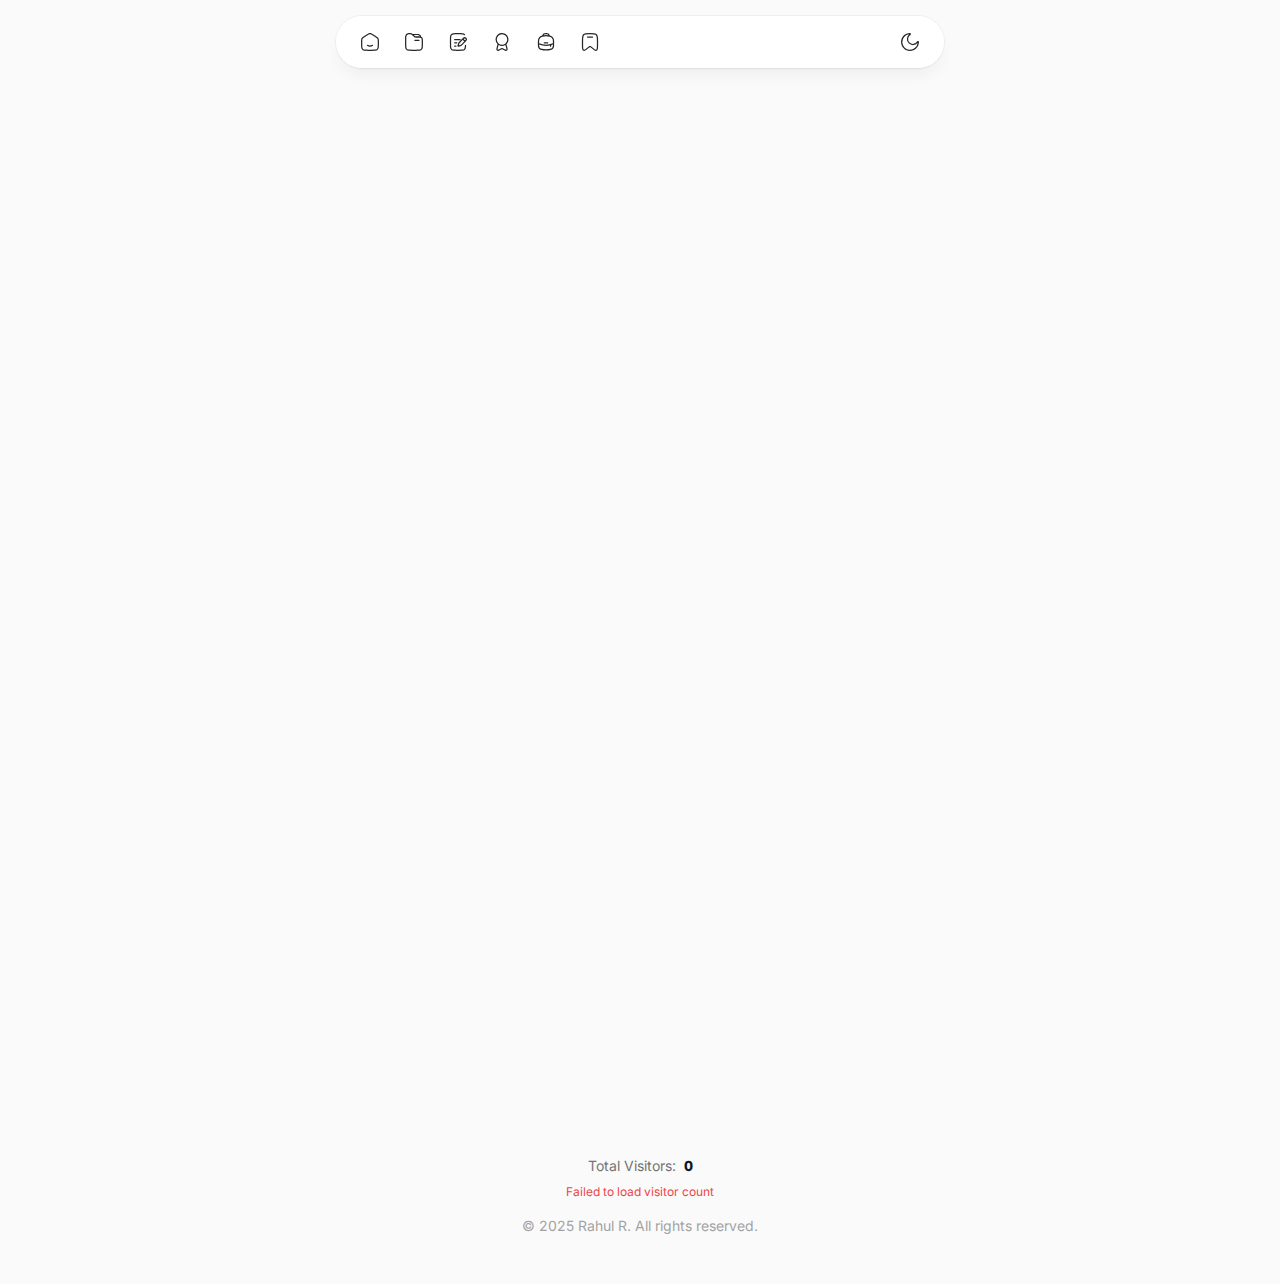
<file: lab/index.html>
<!DOCTYPE html><html lang="en" class="h-full"><head><meta charset="utf-8">
<meta name="viewport" content="width=device-width, initial-scale=1">
<style id="nuxt-ui-colors">:root {
--color-primary-50: 255 241 242;
--color-primary-100: 255 228 230;
--color-primary-200: 254 205 211;
--color-primary-300: 253 164 175;
--color-primary-400: 251 113 133;
--color-primary-500: 244 63 94;
--color-primary-600: 225 29 72;
--color-primary-700: 190 18 60;
--color-primary-800: 159 18 57;
--color-primary-900: 136 19 55;
--color-primary-950: 76 5 25;
--color-primary-DEFAULT: var(--color-primary-500);

--color-gray-50: 250 250 250;
--color-gray-100: 245 245 245;
--color-gray-200: 229 229 229;
--color-gray-300: 212 212 212;
--color-gray-400: 163 163 163;
--color-gray-500: 115 115 115;
--color-gray-600: 82 82 82;
--color-gray-700: 64 64 64;
--color-gray-800: 38 38 38;
--color-gray-900: 23 23 23;
--color-gray-950: 10 10 10;
}

.dark {
  --color-primary-DEFAULT: var(--color-primary-400);
}
</style>
<title>Lab | Rahul R</title>
<style> @font-face { font-family: "Inter fallback"; src: local("Noto Sans"); size-adjust: 100.6532%; ascent-override: 96.2463%; descent-override: 23.991%; line-gap-override: 0%; } @font-face { font-family: "Inter fallback"; src: local("Arial"); size-adjust: 107.4014%; ascent-override: 90.199%; descent-override: 22.4836%; line-gap-override: 0%; } @font-face { font-family: "Inter fallback"; src: local("Helvetica Neue"); size-adjust: 106.0574%; ascent-override: 91.342%; descent-override: 22.7685%; line-gap-override: 0%; } @font-face { font-family: "Inter fallback"; src: local("Roboto"); size-adjust: 107.2828%; ascent-override: 90.2987%; descent-override: 22.5085%; line-gap-override: 0%; } @font-face { font-family: "Inter fallback"; src: local("Segoe UI"); size-adjust: 107.1644%; ascent-override: 90.3985%; descent-override: 22.5334%; line-gap-override: 0%; } @font-face { font-family: "Inter fallback"; src: local("BlinkMacSystemFont"); size-adjust: 115.3099%; ascent-override: 84.0128%; descent-override: 20.9416%; line-gap-override: 0%; } @font-face { font-family: "Inter fallback"; src: local("Noto Sans"); size-adjust: 100.6532%; ascent-override: 96.2463%; descent-override: 23.991%; line-gap-override: 0%; } @font-face { font-family: "Inter fallback"; src: local("Arial"); size-adjust: 107.4014%; ascent-override: 90.199%; descent-override: 22.4836%; line-gap-override: 0%; } @font-face { font-family: "Inter fallback"; src: local("Helvetica Neue"); size-adjust: 106.0574%; ascent-override: 91.342%; descent-override: 22.7685%; line-gap-override: 0%; } @font-face { font-family: "Inter fallback"; src: local("Roboto"); size-adjust: 107.2828%; ascent-override: 90.2987%; descent-override: 22.5085%; line-gap-override: 0%; } @font-face { font-family: "Inter fallback"; src: local("Segoe UI"); size-adjust: 107.1644%; ascent-override: 90.3985%; descent-override: 22.5334%; line-gap-override: 0%; } @font-face { font-family: "Inter fallback"; src: local("BlinkMacSystemFont"); size-adjust: 115.3099%; ascent-override: 84.0128%; descent-override: 20.9416%; line-gap-override: 0%; } @font-face { font-family: "Inter fallback"; src: local("Noto Sans"); size-adjust: 100.6532%; ascent-override: 96.2463%; descent-override: 23.991%; line-gap-override: 0%; } @font-face { font-family: "Inter fallback"; src: local("Arial"); size-adjust: 107.4014%; ascent-override: 90.199%; descent-override: 22.4836%; line-gap-override: 0%; } @font-face { font-family: "Inter fallback"; src: local("Helvetica Neue"); size-adjust: 106.0574%; ascent-override: 91.342%; descent-override: 22.7685%; line-gap-override: 0%; } @font-face { font-family: "Inter fallback"; src: local("Roboto"); size-adjust: 107.2828%; ascent-override: 90.2987%; descent-override: 22.5085%; line-gap-override: 0%; } @font-face { font-family: "Inter fallback"; src: local("Segoe UI"); size-adjust: 107.1644%; ascent-override: 90.3985%; descent-override: 22.5334%; line-gap-override: 0%; } @font-face { font-family: "Inter fallback"; src: local("BlinkMacSystemFont"); size-adjust: 115.3099%; ascent-override: 84.0128%; descent-override: 20.9416%; line-gap-override: 0%; } @font-face { font-family: "Inter fallback"; src: local("Noto Sans"); size-adjust: 100.6532%; ascent-override: 96.2463%; descent-override: 23.991%; line-gap-override: 0%; } @font-face { font-family: "Inter fallback"; src: local("Arial"); size-adjust: 107.4014%; ascent-override: 90.199%; descent-override: 22.4836%; line-gap-override: 0%; } @font-face { font-family: "Inter fallback"; src: local("Helvetica Neue"); size-adjust: 106.0574%; ascent-override: 91.342%; descent-override: 22.7685%; line-gap-override: 0%; } @font-face { font-family: "Inter fallback"; src: local("Roboto"); size-adjust: 107.2828%; ascent-override: 90.2987%; descent-override: 22.5085%; line-gap-override: 0%; } @font-face { font-family: "Inter fallback"; src: local("Segoe UI"); size-adjust: 107.1644%; ascent-override: 90.3985%; descent-override: 22.5334%; line-gap-override: 0%; } @font-face { font-family: "Inter fallback"; src: local("BlinkMacSystemFont"); size-adjust: 115.3099%; ascent-override: 84.0128%; descent-override: 20.9416%; line-gap-override: 0%; } @font-face { font-family: "Inter fallback"; src: local("Noto Sans"); size-adjust: 100.6532%; ascent-override: 96.2463%; descent-override: 23.991%; line-gap-override: 0%; } @font-face { font-family: "Inter fallback"; src: local("Arial"); size-adjust: 107.4014%; ascent-override: 90.199%; descent-override: 22.4836%; line-gap-override: 0%; } @font-face { font-family: "Inter fallback"; src: local("Helvetica Neue"); size-adjust: 106.0574%; ascent-override: 91.342%; descent-override: 22.7685%; line-gap-override: 0%; } @font-face { font-family: "Inter fallback"; src: local("Roboto"); size-adjust: 107.2828%; ascent-override: 90.2987%; descent-override: 22.5085%; line-gap-override: 0%; } @font-face { font-family: "Inter fallback"; src: local("Segoe UI"); size-adjust: 107.1644%; ascent-override: 90.3985%; descent-override: 22.5334%; line-gap-override: 0%; } @font-face { font-family: "Inter fallback"; src: local("BlinkMacSystemFont"); size-adjust: 115.3099%; ascent-override: 84.0128%; descent-override: 20.9416%; line-gap-override: 0%; } @font-face { font-family: "Inter fallback"; src: local("Noto Sans"); size-adjust: 100.6532%; ascent-override: 96.2463%; descent-override: 23.991%; line-gap-override: 0%; } @font-face { font-family: "Inter fallback"; src: local("Arial"); size-adjust: 107.4014%; ascent-override: 90.199%; descent-override: 22.4836%; line-gap-override: 0%; } @font-face { font-family: "Inter fallback"; src: local("Helvetica Neue"); size-adjust: 106.0574%; ascent-override: 91.342%; descent-override: 22.7685%; line-gap-override: 0%; } @font-face { font-family: "Inter fallback"; src: local("Roboto"); size-adjust: 107.2828%; ascent-override: 90.2987%; descent-override: 22.5085%; line-gap-override: 0%; } @font-face { font-family: "Inter fallback"; src: local("Segoe UI"); size-adjust: 107.1644%; ascent-override: 90.3985%; descent-override: 22.5334%; line-gap-override: 0%; } @font-face { font-family: "Inter fallback"; src: local("BlinkMacSystemFont"); size-adjust: 115.3099%; ascent-override: 84.0128%; descent-override: 20.9416%; line-gap-override: 0%; } @font-face { font-family: "Inter fallback"; src: local("Noto Sans"); size-adjust: 100.6532%; ascent-override: 96.2463%; descent-override: 23.991%; line-gap-override: 0%; } @font-face { font-family: "Inter fallback"; src: local("Arial"); size-adjust: 107.4014%; ascent-override: 90.199%; descent-override: 22.4836%; line-gap-override: 0%; } @font-face { font-family: "Inter fallback"; src: local("Helvetica Neue"); size-adjust: 106.0574%; ascent-override: 91.342%; descent-override: 22.7685%; line-gap-override: 0%; } @font-face { font-family: "Inter fallback"; src: local("Roboto"); size-adjust: 107.2828%; ascent-override: 90.2987%; descent-override: 22.5085%; line-gap-override: 0%; } @font-face { font-family: "Inter fallback"; src: local("Segoe UI"); size-adjust: 107.1644%; ascent-override: 90.3985%; descent-override: 22.5334%; line-gap-override: 0%; } @font-face { font-family: "Inter fallback"; src: local("BlinkMacSystemFont"); size-adjust: 115.3099%; ascent-override: 84.0128%; descent-override: 20.9416%; line-gap-override: 0%; } @font-face { font-family: "Inter fallback"; src: local("Noto Sans"); size-adjust: 100.6532%; ascent-override: 96.2463%; descent-override: 23.991%; line-gap-override: 0%; } @font-face { font-family: "Inter fallback"; src: local("Arial"); size-adjust: 107.4014%; ascent-override: 90.199%; descent-override: 22.4836%; line-gap-override: 0%; } @font-face { font-family: "Inter fallback"; src: local("Helvetica Neue"); size-adjust: 106.0574%; ascent-override: 91.342%; descent-override: 22.7685%; line-gap-override: 0%; } @font-face { font-family: "Inter fallback"; src: local("Roboto"); size-adjust: 107.2828%; ascent-override: 90.2987%; descent-override: 22.5085%; line-gap-override: 0%; } @font-face { font-family: "Inter fallback"; src: local("Segoe UI"); size-adjust: 107.1644%; ascent-override: 90.3985%; descent-override: 22.5334%; line-gap-override: 0%; } @font-face { font-family: "Inter fallback"; src: local("BlinkMacSystemFont"); size-adjust: 115.3099%; ascent-override: 84.0128%; descent-override: 20.9416%; line-gap-override: 0%; } @font-face { font-family: "Inter fallback"; src: local("Noto Sans"); size-adjust: 100.6532%; ascent-override: 96.2463%; descent-override: 23.991%; line-gap-override: 0%; } @font-face { font-family: "Inter fallback"; src: local("Arial"); size-adjust: 107.4014%; ascent-override: 90.199%; descent-override: 22.4836%; line-gap-override: 0%; } @font-face { font-family: "Inter fallback"; src: local("Helvetica Neue"); size-adjust: 106.0574%; ascent-override: 91.342%; descent-override: 22.7685%; line-gap-override: 0%; } @font-face { font-family: "Inter fallback"; src: local("Roboto"); size-adjust: 107.2828%; ascent-override: 90.2987%; descent-override: 22.5085%; line-gap-override: 0%; } @font-face { font-family: "Inter fallback"; src: local("Segoe UI"); size-adjust: 107.1644%; ascent-override: 90.3985%; descent-override: 22.5334%; line-gap-override: 0%; } @font-face { font-family: "Inter fallback"; src: local("BlinkMacSystemFont"); size-adjust: 115.3099%; ascent-override: 84.0128%; descent-override: 20.9416%; line-gap-override: 0%; } @font-face { font-family: "Inter fallback"; src: local("Noto Sans"); size-adjust: 100.6532%; ascent-override: 96.2463%; descent-override: 23.991%; line-gap-override: 0%; } @font-face { font-family: "Inter fallback"; src: local("Arial"); size-adjust: 107.4014%; ascent-override: 90.199%; descent-override: 22.4836%; line-gap-override: 0%; } @font-face { font-family: "Inter fallback"; src: local("Helvetica Neue"); size-adjust: 106.0574%; ascent-override: 91.342%; descent-override: 22.7685%; line-gap-override: 0%; } @font-face { font-family: "Inter fallback"; src: local("Roboto"); size-adjust: 107.2828%; ascent-override: 90.2987%; descent-override: 22.5085%; line-gap-override: 0%; } @font-face { font-family: "Inter fallback"; src: local("Segoe UI"); size-adjust: 107.1644%; ascent-override: 90.3985%; descent-override: 22.5334%; line-gap-override: 0%; } @font-face { font-family: "Inter fallback"; src: local("BlinkMacSystemFont"); size-adjust: 115.3099%; ascent-override: 84.0128%; descent-override: 20.9416%; line-gap-override: 0%; } @font-face { font-family: "Inter fallback"; src: local("Noto Sans"); size-adjust: 100.6532%; ascent-override: 96.2463%; descent-override: 23.991%; line-gap-override: 0%; } @font-face { font-family: "Inter fallback"; src: local("Arial"); size-adjust: 107.4014%; ascent-override: 90.199%; descent-override: 22.4836%; line-gap-override: 0%; } @font-face { font-family: "Inter fallback"; src: local("Helvetica Neue"); size-adjust: 106.0574%; ascent-override: 91.342%; descent-override: 22.7685%; line-gap-override: 0%; } @font-face { font-family: "Inter fallback"; src: local("Roboto"); size-adjust: 107.2828%; ascent-override: 90.2987%; descent-override: 22.5085%; line-gap-override: 0%; } @font-face { font-family: "Inter fallback"; src: local("Segoe UI"); size-adjust: 107.1644%; ascent-override: 90.3985%; descent-override: 22.5334%; line-gap-override: 0%; } @font-face { font-family: "Inter fallback"; src: local("BlinkMacSystemFont"); size-adjust: 115.3099%; ascent-override: 84.0128%; descent-override: 20.9416%; line-gap-override: 0%; } @font-face { font-family: "Inter fallback"; src: local("Noto Sans"); size-adjust: 100.6532%; ascent-override: 96.2463%; descent-override: 23.991%; line-gap-override: 0%; } @font-face { font-family: "Inter fallback"; src: local("Arial"); size-adjust: 107.4014%; ascent-override: 90.199%; descent-override: 22.4836%; line-gap-override: 0%; } @font-face { font-family: "Inter fallback"; src: local("Helvetica Neue"); size-adjust: 106.0574%; ascent-override: 91.342%; descent-override: 22.7685%; line-gap-override: 0%; } @font-face { font-family: "Inter fallback"; src: local("Roboto"); size-adjust: 107.2828%; ascent-override: 90.2987%; descent-override: 22.5085%; line-gap-override: 0%; } @font-face { font-family: "Inter fallback"; src: local("Segoe UI"); size-adjust: 107.1644%; ascent-override: 90.3985%; descent-override: 22.5334%; line-gap-override: 0%; } @font-face { font-family: "Inter fallback"; src: local("BlinkMacSystemFont"); size-adjust: 115.3099%; ascent-override: 84.0128%; descent-override: 20.9416%; line-gap-override: 0%; } @font-face { font-family: "Inter fallback"; src: local("Noto Sans"); size-adjust: 100.6532%; ascent-override: 96.2463%; descent-override: 23.991%; line-gap-override: 0%; } @font-face { font-family: "Inter fallback"; src: local("Arial"); size-adjust: 107.4014%; ascent-override: 90.199%; descent-override: 22.4836%; line-gap-override: 0%; } @font-face { font-family: "Inter fallback"; src: local("Helvetica Neue"); size-adjust: 106.0574%; ascent-override: 91.342%; descent-override: 22.7685%; line-gap-override: 0%; } @font-face { font-family: "Inter fallback"; src: local("Roboto"); size-adjust: 107.2828%; ascent-override: 90.2987%; descent-override: 22.5085%; line-gap-override: 0%; } @font-face { font-family: "Inter fallback"; src: local("Segoe UI"); size-adjust: 107.1644%; ascent-override: 90.3985%; descent-override: 22.5334%; line-gap-override: 0%; } @font-face { font-family: "Inter fallback"; src: local("BlinkMacSystemFont"); size-adjust: 115.3099%; ascent-override: 84.0128%; descent-override: 20.9416%; line-gap-override: 0%; } @font-face { font-family: "Inter fallback"; src: local("Noto Sans"); size-adjust: 100.6532%; ascent-override: 96.2463%; descent-override: 23.991%; line-gap-override: 0%; } @font-face { font-family: "Inter fallback"; src: local("Arial"); size-adjust: 107.4014%; ascent-override: 90.199%; descent-override: 22.4836%; line-gap-override: 0%; } @font-face { font-family: "Inter fallback"; src: local("Helvetica Neue"); size-adjust: 106.0574%; ascent-override: 91.342%; descent-override: 22.7685%; line-gap-override: 0%; } @font-face { font-family: "Inter fallback"; src: local("Roboto"); size-adjust: 107.2828%; ascent-override: 90.2987%; descent-override: 22.5085%; line-gap-override: 0%; } @font-face { font-family: "Inter fallback"; src: local("Segoe UI"); size-adjust: 107.1644%; ascent-override: 90.3985%; descent-override: 22.5334%; line-gap-override: 0%; } @font-face { font-family: "Inter fallback"; src: local("BlinkMacSystemFont"); size-adjust: 115.3099%; ascent-override: 84.0128%; descent-override: 20.9416%; line-gap-override: 0%; } @font-face { font-family: "Inter fallback"; src: local("Noto Sans"); size-adjust: 100.6532%; ascent-override: 96.2463%; descent-override: 23.991%; line-gap-override: 0%; } @font-face { font-family: "Inter fallback"; src: local("Arial"); size-adjust: 107.4014%; ascent-override: 90.199%; descent-override: 22.4836%; line-gap-override: 0%; } @font-face { font-family: "Inter fallback"; src: local("Helvetica Neue"); size-adjust: 106.0574%; ascent-override: 91.342%; descent-override: 22.7685%; line-gap-override: 0%; } @font-face { font-family: "Inter fallback"; src: local("Roboto"); size-adjust: 107.2828%; ascent-override: 90.2987%; descent-override: 22.5085%; line-gap-override: 0%; } @font-face { font-family: "Inter fallback"; src: local("Segoe UI"); size-adjust: 107.1644%; ascent-override: 90.3985%; descent-override: 22.5334%; line-gap-override: 0%; } @font-face { font-family: "Inter fallback"; src: local("BlinkMacSystemFont"); size-adjust: 115.3099%; ascent-override: 84.0128%; descent-override: 20.9416%; line-gap-override: 0%; } @font-face { font-family: "Inter fallback"; src: local("Noto Sans"); size-adjust: 100.6532%; ascent-override: 96.2463%; descent-override: 23.991%; line-gap-override: 0%; } @font-face { font-family: "Inter fallback"; src: local("Arial"); size-adjust: 107.4014%; ascent-override: 90.199%; descent-override: 22.4836%; line-gap-override: 0%; } @font-face { font-family: "Inter fallback"; src: local("Helvetica Neue"); size-adjust: 106.0574%; ascent-override: 91.342%; descent-override: 22.7685%; line-gap-override: 0%; } @font-face { font-family: "Inter fallback"; src: local("Roboto"); size-adjust: 107.2828%; ascent-override: 90.2987%; descent-override: 22.5085%; line-gap-override: 0%; } @font-face { font-family: "Inter fallback"; src: local("Segoe UI"); size-adjust: 107.1644%; ascent-override: 90.3985%; descent-override: 22.5334%; line-gap-override: 0%; } @font-face { font-family: "Inter fallback"; src: local("BlinkMacSystemFont"); size-adjust: 115.3099%; ascent-override: 84.0128%; descent-override: 20.9416%; line-gap-override: 0%; } @font-face { font-family: "Inter fallback"; src: local("Noto Sans"); size-adjust: 100.6532%; ascent-override: 96.2463%; descent-override: 23.991%; line-gap-override: 0%; } @font-face { font-family: "Inter fallback"; src: local("Arial"); size-adjust: 107.4014%; ascent-override: 90.199%; descent-override: 22.4836%; line-gap-override: 0%; } @font-face { font-family: "Inter fallback"; src: local("Helvetica Neue"); size-adjust: 106.0574%; ascent-override: 91.342%; descent-override: 22.7685%; line-gap-override: 0%; } @font-face { font-family: "Inter fallback"; src: local("Roboto"); size-adjust: 107.2828%; ascent-override: 90.2987%; descent-override: 22.5085%; line-gap-override: 0%; } @font-face { font-family: "Inter fallback"; src: local("Segoe UI"); size-adjust: 107.1644%; ascent-override: 90.3985%; descent-override: 22.5334%; line-gap-override: 0%; } @font-face { font-family: "Inter fallback"; src: local("BlinkMacSystemFont"); size-adjust: 115.3099%; ascent-override: 84.0128%; descent-override: 20.9416%; line-gap-override: 0%; } @font-face { font-family: "Inter fallback"; src: local("Noto Sans"); size-adjust: 100.6532%; ascent-override: 96.2463%; descent-override: 23.991%; line-gap-override: 0%; } @font-face { font-family: "Inter fallback"; src: local("Arial"); size-adjust: 107.4014%; ascent-override: 90.199%; descent-override: 22.4836%; line-gap-override: 0%; } @font-face { font-family: "Inter fallback"; src: local("Helvetica Neue"); size-adjust: 106.0574%; ascent-override: 91.342%; descent-override: 22.7685%; line-gap-override: 0%; } @font-face { font-family: "Inter fallback"; src: local("Roboto"); size-adjust: 107.2828%; ascent-override: 90.2987%; descent-override: 22.5085%; line-gap-override: 0%; } @font-face { font-family: "Inter fallback"; src: local("Segoe UI"); size-adjust: 107.1644%; ascent-override: 90.3985%; descent-override: 22.5334%; line-gap-override: 0%; } @font-face { font-family: "Inter fallback"; src: local("BlinkMacSystemFont"); size-adjust: 115.3099%; ascent-override: 84.0128%; descent-override: 20.9416%; line-gap-override: 0%; } @font-face { font-family: "Inter fallback"; src: local("Noto Sans"); size-adjust: 100.6532%; ascent-override: 96.2463%; descent-override: 23.991%; line-gap-override: 0%; } @font-face { font-family: "Inter fallback"; src: local("Arial"); size-adjust: 107.4014%; ascent-override: 90.199%; descent-override: 22.4836%; line-gap-override: 0%; } @font-face { font-family: "Inter fallback"; src: local("Helvetica Neue"); size-adjust: 106.0574%; ascent-override: 91.342%; descent-override: 22.7685%; line-gap-override: 0%; } @font-face { font-family: "Inter fallback"; src: local("Roboto"); size-adjust: 107.2828%; ascent-override: 90.2987%; descent-override: 22.5085%; line-gap-override: 0%; } @font-face { font-family: "Inter fallback"; src: local("Segoe UI"); size-adjust: 107.1644%; ascent-override: 90.3985%; descent-override: 22.5334%; line-gap-override: 0%; } @font-face { font-family: "Inter fallback"; src: local("BlinkMacSystemFont"); size-adjust: 115.3099%; ascent-override: 84.0128%; descent-override: 20.9416%; line-gap-override: 0%; } @font-face { font-family: "Inter fallback"; src: local("Noto Sans"); size-adjust: 100.6532%; ascent-override: 96.2463%; descent-override: 23.991%; line-gap-override: 0%; } @font-face { font-family: "Inter fallback"; src: local("Arial"); size-adjust: 107.4014%; ascent-override: 90.199%; descent-override: 22.4836%; line-gap-override: 0%; } @font-face { font-family: "Inter fallback"; src: local("Helvetica Neue"); size-adjust: 106.0574%; ascent-override: 91.342%; descent-override: 22.7685%; line-gap-override: 0%; } @font-face { font-family: "Inter fallback"; src: local("Roboto"); size-adjust: 107.2828%; ascent-override: 90.2987%; descent-override: 22.5085%; line-gap-override: 0%; } @font-face { font-family: "Inter fallback"; src: local("Segoe UI"); size-adjust: 107.1644%; ascent-override: 90.3985%; descent-override: 22.5334%; line-gap-override: 0%; } @font-face { font-family: "Inter fallback"; src: local("BlinkMacSystemFont"); size-adjust: 115.3099%; ascent-override: 84.0128%; descent-override: 20.9416%; line-gap-override: 0%; } @font-face { font-family: "Inter fallback"; src: local("Noto Sans"); size-adjust: 100.6532%; ascent-override: 96.2463%; descent-override: 23.991%; line-gap-override: 0%; } @font-face { font-family: "Inter fallback"; src: local("Arial"); size-adjust: 107.4014%; ascent-override: 90.199%; descent-override: 22.4836%; line-gap-override: 0%; } @font-face { font-family: "Inter fallback"; src: local("Helvetica Neue"); size-adjust: 106.0574%; ascent-override: 91.342%; descent-override: 22.7685%; line-gap-override: 0%; } @font-face { font-family: "Inter fallback"; src: local("Roboto"); size-adjust: 107.2828%; ascent-override: 90.2987%; descent-override: 22.5085%; line-gap-override: 0%; } @font-face { font-family: "Inter fallback"; src: local("Segoe UI"); size-adjust: 107.1644%; ascent-override: 90.3985%; descent-override: 22.5334%; line-gap-override: 0%; } @font-face { font-family: "Inter fallback"; src: local("BlinkMacSystemFont"); size-adjust: 115.3099%; ascent-override: 84.0128%; descent-override: 20.9416%; line-gap-override: 0%; } @font-face { font-family: "Inter fallback"; src: local("Noto Sans"); size-adjust: 100.6532%; ascent-override: 96.2463%; descent-override: 23.991%; line-gap-override: 0%; } @font-face { font-family: "Inter fallback"; src: local("Arial"); size-adjust: 107.4014%; ascent-override: 90.199%; descent-override: 22.4836%; line-gap-override: 0%; } @font-face { font-family: "Inter fallback"; src: local("Helvetica Neue"); size-adjust: 106.0574%; ascent-override: 91.342%; descent-override: 22.7685%; line-gap-override: 0%; } @font-face { font-family: "Inter fallback"; src: local("Roboto"); size-adjust: 107.2828%; ascent-override: 90.2987%; descent-override: 22.5085%; line-gap-override: 0%; } @font-face { font-family: "Inter fallback"; src: local("Segoe UI"); size-adjust: 107.1644%; ascent-override: 90.3985%; descent-override: 22.5334%; line-gap-override: 0%; } @font-face { font-family: "Inter fallback"; src: local("BlinkMacSystemFont"); size-adjust: 115.3099%; ascent-override: 84.0128%; descent-override: 20.9416%; line-gap-override: 0%; } @font-face { font-family: "Inter fallback"; src: local("Noto Sans"); size-adjust: 100.6532%; ascent-override: 96.2463%; descent-override: 23.991%; line-gap-override: 0%; } @font-face { font-family: "Inter fallback"; src: local("Arial"); size-adjust: 107.4014%; ascent-override: 90.199%; descent-override: 22.4836%; line-gap-override: 0%; } @font-face { font-family: "Inter fallback"; src: local("Helvetica Neue"); size-adjust: 106.0574%; ascent-override: 91.342%; descent-override: 22.7685%; line-gap-override: 0%; } @font-face { font-family: "Inter fallback"; src: local("Roboto"); size-adjust: 107.2828%; ascent-override: 90.2987%; descent-override: 22.5085%; line-gap-override: 0%; } @font-face { font-family: "Inter fallback"; src: local("Segoe UI"); size-adjust: 107.1644%; ascent-override: 90.3985%; descent-override: 22.5334%; line-gap-override: 0%; } @font-face { font-family: "Inter fallback"; src: local("BlinkMacSystemFont"); size-adjust: 115.3099%; ascent-override: 84.0128%; descent-override: 20.9416%; line-gap-override: 0%; } @font-face { font-family: "Inter fallback"; src: local("Noto Sans"); size-adjust: 100.6532%; ascent-override: 96.2463%; descent-override: 23.991%; line-gap-override: 0%; } @font-face { font-family: "Inter fallback"; src: local("Arial"); size-adjust: 107.4014%; ascent-override: 90.199%; descent-override: 22.4836%; line-gap-override: 0%; } @font-face { font-family: "Inter fallback"; src: local("Helvetica Neue"); size-adjust: 106.0574%; ascent-override: 91.342%; descent-override: 22.7685%; line-gap-override: 0%; } @font-face { font-family: "Inter fallback"; src: local("Roboto"); size-adjust: 107.2828%; ascent-override: 90.2987%; descent-override: 22.5085%; line-gap-override: 0%; } @font-face { font-family: "Inter fallback"; src: local("Segoe UI"); size-adjust: 107.1644%; ascent-override: 90.3985%; descent-override: 22.5334%; line-gap-override: 0%; } @font-face { font-family: "Inter fallback"; src: local("BlinkMacSystemFont"); size-adjust: 115.3099%; ascent-override: 84.0128%; descent-override: 20.9416%; line-gap-override: 0%; } @font-face { font-family: "Inter fallback"; src: local("Noto Sans"); size-adjust: 100.6532%; ascent-override: 96.2463%; descent-override: 23.991%; line-gap-override: 0%; } @font-face { font-family: "Inter fallback"; src: local("Arial"); size-adjust: 107.4014%; ascent-override: 90.199%; descent-override: 22.4836%; line-gap-override: 0%; } @font-face { font-family: "Inter fallback"; src: local("Helvetica Neue"); size-adjust: 106.0574%; ascent-override: 91.342%; descent-override: 22.7685%; line-gap-override: 0%; } @font-face { font-family: "Inter fallback"; src: local("Roboto"); size-adjust: 107.2828%; ascent-override: 90.2987%; descent-override: 22.5085%; line-gap-override: 0%; } @font-face { font-family: "Inter fallback"; src: local("Segoe UI"); size-adjust: 107.1644%; ascent-override: 90.3985%; descent-override: 22.5334%; line-gap-override: 0%; } @font-face { font-family: "Inter fallback"; src: local("BlinkMacSystemFont"); size-adjust: 115.3099%; ascent-override: 84.0128%; descent-override: 20.9416%; line-gap-override: 0%; } @font-face { font-family: "Inter fallback"; src: local("Noto Sans"); size-adjust: 100.6532%; ascent-override: 96.2463%; descent-override: 23.991%; line-gap-override: 0%; } @font-face { font-family: "Inter fallback"; src: local("Arial"); size-adjust: 107.4014%; ascent-override: 90.199%; descent-override: 22.4836%; line-gap-override: 0%; } @font-face { font-family: "Inter fallback"; src: local("Helvetica Neue"); size-adjust: 106.0574%; ascent-override: 91.342%; descent-override: 22.7685%; line-gap-override: 0%; } @font-face { font-family: "Inter fallback"; src: local("Roboto"); size-adjust: 107.2828%; ascent-override: 90.2987%; descent-override: 22.5085%; line-gap-override: 0%; } @font-face { font-family: "Inter fallback"; src: local("Segoe UI"); size-adjust: 107.1644%; ascent-override: 90.3985%; descent-override: 22.5334%; line-gap-override: 0%; } @font-face { font-family: "Inter fallback"; src: local("BlinkMacSystemFont"); size-adjust: 115.3099%; ascent-override: 84.0128%; descent-override: 20.9416%; line-gap-override: 0%; } @font-face { font-family: "Inter fallback"; src: local("Noto Sans"); size-adjust: 100.6532%; ascent-override: 96.2463%; descent-override: 23.991%; line-gap-override: 0%; } @font-face { font-family: "Inter fallback"; src: local("Arial"); size-adjust: 107.4014%; ascent-override: 90.199%; descent-override: 22.4836%; line-gap-override: 0%; } @font-face { font-family: "Inter fallback"; src: local("Helvetica Neue"); size-adjust: 106.0574%; ascent-override: 91.342%; descent-override: 22.7685%; line-gap-override: 0%; } @font-face { font-family: "Inter fallback"; src: local("Roboto"); size-adjust: 107.2828%; ascent-override: 90.2987%; descent-override: 22.5085%; line-gap-override: 0%; } @font-face { font-family: "Inter fallback"; src: local("Segoe UI"); size-adjust: 107.1644%; ascent-override: 90.3985%; descent-override: 22.5334%; line-gap-override: 0%; } @font-face { font-family: "Inter fallback"; src: local("BlinkMacSystemFont"); size-adjust: 115.3099%; ascent-override: 84.0128%; descent-override: 20.9416%; line-gap-override: 0%; } @font-face { font-family: "Inter fallback"; src: local("Noto Sans"); size-adjust: 100.6532%; ascent-override: 96.2463%; descent-override: 23.991%; line-gap-override: 0%; } @font-face { font-family: "Inter fallback"; src: local("Arial"); size-adjust: 107.4014%; ascent-override: 90.199%; descent-override: 22.4836%; line-gap-override: 0%; } @font-face { font-family: "Inter fallback"; src: local("Helvetica Neue"); size-adjust: 106.0574%; ascent-override: 91.342%; descent-override: 22.7685%; line-gap-override: 0%; } @font-face { font-family: "Inter fallback"; src: local("Roboto"); size-adjust: 107.2828%; ascent-override: 90.2987%; descent-override: 22.5085%; line-gap-override: 0%; } @font-face { font-family: "Inter fallback"; src: local("Segoe UI"); size-adjust: 107.1644%; ascent-override: 90.3985%; descent-override: 22.5334%; line-gap-override: 0%; } @font-face { font-family: "Inter fallback"; src: local("BlinkMacSystemFont"); size-adjust: 115.3099%; ascent-override: 84.0128%; descent-override: 20.9416%; line-gap-override: 0%; } @font-face { font-family: "Inter fallback"; src: local("Noto Sans"); size-adjust: 100.6532%; ascent-override: 96.2463%; descent-override: 23.991%; line-gap-override: 0%; } @font-face { font-family: "Inter fallback"; src: local("Arial"); size-adjust: 107.4014%; ascent-override: 90.199%; descent-override: 22.4836%; line-gap-override: 0%; } @font-face { font-family: "Inter fallback"; src: local("Helvetica Neue"); size-adjust: 106.0574%; ascent-override: 91.342%; descent-override: 22.7685%; line-gap-override: 0%; } @font-face { font-family: "Inter fallback"; src: local("Roboto"); size-adjust: 107.2828%; ascent-override: 90.2987%; descent-override: 22.5085%; line-gap-override: 0%; } @font-face { font-family: "Inter fallback"; src: local("Segoe UI"); size-adjust: 107.1644%; ascent-override: 90.3985%; descent-override: 22.5334%; line-gap-override: 0%; } @font-face { font-family: "Inter fallback"; src: local("BlinkMacSystemFont"); size-adjust: 115.3099%; ascent-override: 84.0128%; descent-override: 20.9416%; line-gap-override: 0%; } @font-face { font-family: "Inter fallback"; src: local("Noto Sans"); size-adjust: 100.6532%; ascent-override: 96.2463%; descent-override: 23.991%; line-gap-override: 0%; } @font-face { font-family: "Inter fallback"; src: local("Arial"); size-adjust: 107.4014%; ascent-override: 90.199%; descent-override: 22.4836%; line-gap-override: 0%; } @font-face { font-family: "Inter fallback"; src: local("Helvetica Neue"); size-adjust: 106.0574%; ascent-override: 91.342%; descent-override: 22.7685%; line-gap-override: 0%; } @font-face { font-family: "Inter fallback"; src: local("Roboto"); size-adjust: 107.2828%; ascent-override: 90.2987%; descent-override: 22.5085%; line-gap-override: 0%; } @font-face { font-family: "Inter fallback"; src: local("Segoe UI"); size-adjust: 107.1644%; ascent-override: 90.3985%; descent-override: 22.5334%; line-gap-override: 0%; } @font-face { font-family: "Inter fallback"; src: local("BlinkMacSystemFont"); size-adjust: 115.3099%; ascent-override: 84.0128%; descent-override: 20.9416%; line-gap-override: 0%; } @font-face { font-family: "Inter fallback"; src: local("Noto Sans"); size-adjust: 100.6532%; ascent-override: 96.2463%; descent-override: 23.991%; line-gap-override: 0%; } @font-face { font-family: "Inter fallback"; src: local("Arial"); size-adjust: 107.4014%; ascent-override: 90.199%; descent-override: 22.4836%; line-gap-override: 0%; } @font-face { font-family: "Inter fallback"; src: local("Helvetica Neue"); size-adjust: 106.0574%; ascent-override: 91.342%; descent-override: 22.7685%; line-gap-override: 0%; } @font-face { font-family: "Inter fallback"; src: local("Roboto"); size-adjust: 107.2828%; ascent-override: 90.2987%; descent-override: 22.5085%; line-gap-override: 0%; } @font-face { font-family: "Inter fallback"; src: local("Segoe UI"); size-adjust: 107.1644%; ascent-override: 90.3985%; descent-override: 22.5334%; line-gap-override: 0%; } @font-face { font-family: "Inter fallback"; src: local("BlinkMacSystemFont"); size-adjust: 115.3099%; ascent-override: 84.0128%; descent-override: 20.9416%; line-gap-override: 0%; } @font-face { font-family: "Inter fallback"; src: local("Noto Sans"); size-adjust: 100.6532%; ascent-override: 96.2463%; descent-override: 23.991%; line-gap-override: 0%; } @font-face { font-family: "Inter fallback"; src: local("Arial"); size-adjust: 107.4014%; ascent-override: 90.199%; descent-override: 22.4836%; line-gap-override: 0%; } @font-face { font-family: "Inter fallback"; src: local("Helvetica Neue"); size-adjust: 106.0574%; ascent-override: 91.342%; descent-override: 22.7685%; line-gap-override: 0%; } @font-face { font-family: "Inter fallback"; src: local("Roboto"); size-adjust: 107.2828%; ascent-override: 90.2987%; descent-override: 22.5085%; line-gap-override: 0%; } @font-face { font-family: "Inter fallback"; src: local("Segoe UI"); size-adjust: 107.1644%; ascent-override: 90.3985%; descent-override: 22.5334%; line-gap-override: 0%; } @font-face { font-family: "Inter fallback"; src: local("BlinkMacSystemFont"); size-adjust: 115.3099%; ascent-override: 84.0128%; descent-override: 20.9416%; line-gap-override: 0%; } @font-face { font-family: "Inter fallback"; src: local("Noto Sans"); size-adjust: 100.6532%; ascent-override: 96.2463%; descent-override: 23.991%; line-gap-override: 0%; } @font-face { font-family: "Inter fallback"; src: local("Arial"); size-adjust: 107.4014%; ascent-override: 90.199%; descent-override: 22.4836%; line-gap-override: 0%; } @font-face { font-family: "Inter fallback"; src: local("Helvetica Neue"); size-adjust: 106.0574%; ascent-override: 91.342%; descent-override: 22.7685%; line-gap-override: 0%; } @font-face { font-family: "Inter fallback"; src: local("Roboto"); size-adjust: 107.2828%; ascent-override: 90.2987%; descent-override: 22.5085%; line-gap-override: 0%; } @font-face { font-family: "Inter fallback"; src: local("Segoe UI"); size-adjust: 107.1644%; ascent-override: 90.3985%; descent-override: 22.5334%; line-gap-override: 0%; } @font-face { font-family: "Inter fallback"; src: local("BlinkMacSystemFont"); size-adjust: 115.3099%; ascent-override: 84.0128%; descent-override: 20.9416%; line-gap-override: 0%; } @font-face { font-family: "Inter fallback"; src: local("Noto Sans"); size-adjust: 100.6532%; ascent-override: 96.2463%; descent-override: 23.991%; line-gap-override: 0%; } @font-face { font-family: "Inter fallback"; src: local("Arial"); size-adjust: 107.4014%; ascent-override: 90.199%; descent-override: 22.4836%; line-gap-override: 0%; } @font-face { font-family: "Inter fallback"; src: local("Helvetica Neue"); size-adjust: 106.0574%; ascent-override: 91.342%; descent-override: 22.7685%; line-gap-override: 0%; } @font-face { font-family: "Inter fallback"; src: local("Roboto"); size-adjust: 107.2828%; ascent-override: 90.2987%; descent-override: 22.5085%; line-gap-override: 0%; } @font-face { font-family: "Inter fallback"; src: local("Segoe UI"); size-adjust: 107.1644%; ascent-override: 90.3985%; descent-override: 22.5334%; line-gap-override: 0%; } @font-face { font-family: "Inter fallback"; src: local("BlinkMacSystemFont"); size-adjust: 115.3099%; ascent-override: 84.0128%; descent-override: 20.9416%; line-gap-override: 0%; } @font-face { font-family: "Inter fallback"; src: local("Noto Sans"); size-adjust: 100.6532%; ascent-override: 96.2463%; descent-override: 23.991%; line-gap-override: 0%; } @font-face { font-family: "Inter fallback"; src: local("Arial"); size-adjust: 107.4014%; ascent-override: 90.199%; descent-override: 22.4836%; line-gap-override: 0%; } @font-face { font-family: "Inter fallback"; src: local("Helvetica Neue"); size-adjust: 106.0574%; ascent-override: 91.342%; descent-override: 22.7685%; line-gap-override: 0%; } @font-face { font-family: "Inter fallback"; src: local("Roboto"); size-adjust: 107.2828%; ascent-override: 90.2987%; descent-override: 22.5085%; line-gap-override: 0%; } @font-face { font-family: "Inter fallback"; src: local("Segoe UI"); size-adjust: 107.1644%; ascent-override: 90.3985%; descent-override: 22.5334%; line-gap-override: 0%; } @font-face { font-family: "Inter fallback"; src: local("BlinkMacSystemFont"); size-adjust: 115.3099%; ascent-override: 84.0128%; descent-override: 20.9416%; line-gap-override: 0%; } @font-face { font-family: "Inter fallback"; src: local("Noto Sans"); size-adjust: 100.6532%; ascent-override: 96.2463%; descent-override: 23.991%; line-gap-override: 0%; } @font-face { font-family: "Inter fallback"; src: local("Arial"); size-adjust: 107.4014%; ascent-override: 90.199%; descent-override: 22.4836%; line-gap-override: 0%; } @font-face { font-family: "Inter fallback"; src: local("Helvetica Neue"); size-adjust: 106.0574%; ascent-override: 91.342%; descent-override: 22.7685%; line-gap-override: 0%; } @font-face { font-family: "Inter fallback"; src: local("Roboto"); size-adjust: 107.2828%; ascent-override: 90.2987%; descent-override: 22.5085%; line-gap-override: 0%; } @font-face { font-family: "Inter fallback"; src: local("Segoe UI"); size-adjust: 107.1644%; ascent-override: 90.3985%; descent-override: 22.5334%; line-gap-override: 0%; } @font-face { font-family: "Inter fallback"; src: local("BlinkMacSystemFont"); size-adjust: 115.3099%; ascent-override: 84.0128%; descent-override: 20.9416%; line-gap-override: 0%; } @font-face { font-family: "Inter fallback"; src: local("Noto Sans"); size-adjust: 100.6532%; ascent-override: 96.2463%; descent-override: 23.991%; line-gap-override: 0%; } @font-face { font-family: "Inter fallback"; src: local("Arial"); size-adjust: 107.4014%; ascent-override: 90.199%; descent-override: 22.4836%; line-gap-override: 0%; } @font-face { font-family: "Inter fallback"; src: local("Helvetica Neue"); size-adjust: 106.0574%; ascent-override: 91.342%; descent-override: 22.7685%; line-gap-override: 0%; } @font-face { font-family: "Inter fallback"; src: local("Roboto"); size-adjust: 107.2828%; ascent-override: 90.2987%; descent-override: 22.5085%; line-gap-override: 0%; } @font-face { font-family: "Inter fallback"; src: local("Segoe UI"); size-adjust: 107.1644%; ascent-override: 90.3985%; descent-override: 22.5334%; line-gap-override: 0%; } @font-face { font-family: "Inter fallback"; src: local("BlinkMacSystemFont"); size-adjust: 115.3099%; ascent-override: 84.0128%; descent-override: 20.9416%; line-gap-override: 0%; } @font-face { font-family: "Inter fallback"; src: local("Noto Sans"); size-adjust: 100.6532%; ascent-override: 96.2463%; descent-override: 23.991%; line-gap-override: 0%; } @font-face { font-family: "Inter fallback"; src: local("Arial"); size-adjust: 107.4014%; ascent-override: 90.199%; descent-override: 22.4836%; line-gap-override: 0%; } @font-face { font-family: "Inter fallback"; src: local("Helvetica Neue"); size-adjust: 106.0574%; ascent-override: 91.342%; descent-override: 22.7685%; line-gap-override: 0%; } @font-face { font-family: "Inter fallback"; src: local("Roboto"); size-adjust: 107.2828%; ascent-override: 90.2987%; descent-override: 22.5085%; line-gap-override: 0%; } @font-face { font-family: "Inter fallback"; src: local("Segoe UI"); size-adjust: 107.1644%; ascent-override: 90.3985%; descent-override: 22.5334%; line-gap-override: 0%; } @font-face { font-family: "Inter fallback"; src: local("BlinkMacSystemFont"); size-adjust: 115.3099%; ascent-override: 84.0128%; descent-override: 20.9416%; line-gap-override: 0%; } @font-face { font-family: "Inter fallback"; src: local("Noto Sans"); size-adjust: 100.6532%; ascent-override: 96.2463%; descent-override: 23.991%; line-gap-override: 0%; } @font-face { font-family: "Inter fallback"; src: local("Arial"); size-adjust: 107.4014%; ascent-override: 90.199%; descent-override: 22.4836%; line-gap-override: 0%; } @font-face { font-family: "Inter fallback"; src: local("Helvetica Neue"); size-adjust: 106.0574%; ascent-override: 91.342%; descent-override: 22.7685%; line-gap-override: 0%; } @font-face { font-family: "Inter fallback"; src: local("Roboto"); size-adjust: 107.2828%; ascent-override: 90.2987%; descent-override: 22.5085%; line-gap-override: 0%; } @font-face { font-family: "Inter fallback"; src: local("Segoe UI"); size-adjust: 107.1644%; ascent-override: 90.3985%; descent-override: 22.5334%; line-gap-override: 0%; } @font-face { font-family: "Inter fallback"; src: local("BlinkMacSystemFont"); size-adjust: 115.3099%; ascent-override: 84.0128%; descent-override: 20.9416%; line-gap-override: 0%; } @font-face { font-family: "Inter fallback"; src: local("Noto Sans"); size-adjust: 100.6532%; ascent-override: 96.2463%; descent-override: 23.991%; line-gap-override: 0%; } @font-face { font-family: "Inter fallback"; src: local("Arial"); size-adjust: 107.4014%; ascent-override: 90.199%; descent-override: 22.4836%; line-gap-override: 0%; } @font-face { font-family: "Inter fallback"; src: local("Helvetica Neue"); size-adjust: 106.0574%; ascent-override: 91.342%; descent-override: 22.7685%; line-gap-override: 0%; } @font-face { font-family: "Inter fallback"; src: local("Roboto"); size-adjust: 107.2828%; ascent-override: 90.2987%; descent-override: 22.5085%; line-gap-override: 0%; } @font-face { font-family: "Inter fallback"; src: local("Segoe UI"); size-adjust: 107.1644%; ascent-override: 90.3985%; descent-override: 22.5334%; line-gap-override: 0%; } @font-face { font-family: "Inter fallback"; src: local("BlinkMacSystemFont"); size-adjust: 115.3099%; ascent-override: 84.0128%; descent-override: 20.9416%; line-gap-override: 0%; } @font-face { font-family: "Inter fallback"; src: local("Noto Sans"); size-adjust: 100.6532%; ascent-override: 96.2463%; descent-override: 23.991%; line-gap-override: 0%; } @font-face { font-family: "Inter fallback"; src: local("Arial"); size-adjust: 107.4014%; ascent-override: 90.199%; descent-override: 22.4836%; line-gap-override: 0%; } @font-face { font-family: "Inter fallback"; src: local("Helvetica Neue"); size-adjust: 106.0574%; ascent-override: 91.342%; descent-override: 22.7685%; line-gap-override: 0%; } @font-face { font-family: "Inter fallback"; src: local("Roboto"); size-adjust: 107.2828%; ascent-override: 90.2987%; descent-override: 22.5085%; line-gap-override: 0%; } @font-face { font-family: "Inter fallback"; src: local("Segoe UI"); size-adjust: 107.1644%; ascent-override: 90.3985%; descent-override: 22.5334%; line-gap-override: 0%; } @font-face { font-family: "Inter fallback"; src: local("BlinkMacSystemFont"); size-adjust: 115.3099%; ascent-override: 84.0128%; descent-override: 20.9416%; line-gap-override: 0%; } @font-face { font-family: "Inter fallback"; src: local("Noto Sans"); size-adjust: 100.6532%; ascent-override: 96.2463%; descent-override: 23.991%; line-gap-override: 0%; } @font-face { font-family: "Inter fallback"; src: local("Arial"); size-adjust: 107.4014%; ascent-override: 90.199%; descent-override: 22.4836%; line-gap-override: 0%; } @font-face { font-family: "Inter fallback"; src: local("Helvetica Neue"); size-adjust: 106.0574%; ascent-override: 91.342%; descent-override: 22.7685%; line-gap-override: 0%; } @font-face { font-family: "Inter fallback"; src: local("Roboto"); size-adjust: 107.2828%; ascent-override: 90.2987%; descent-override: 22.5085%; line-gap-override: 0%; } @font-face { font-family: "Inter fallback"; src: local("Segoe UI"); size-adjust: 107.1644%; ascent-override: 90.3985%; descent-override: 22.5334%; line-gap-override: 0%; } @font-face { font-family: "Inter fallback"; src: local("BlinkMacSystemFont"); size-adjust: 115.3099%; ascent-override: 84.0128%; descent-override: 20.9416%; line-gap-override: 0%; } </style>
<meta name="description" content="Some random experiments with UI I do in my free time.">
<link rel="preload" as="fetch" crossorigin="anonymous" href="/lab/_payload.json">
<style>/*! tailwindcss v3.3.6 | MIT License | https://tailwindcss.com*/*,:after,:before{border-color:rgb(var(--color-gray-200)/1);border-style:solid;border-width:0;box-sizing:border-box}:after,:before{--tw-content:""}html{line-height:1.5;-webkit-text-size-adjust:100%;font-family:Inter,Avenir Next,Roboto,-apple-system,BlinkMacSystemFont,Segoe UI,Ubuntu,Helvetica Neue,Arial,Noto Sans,sans-serif,Apple Color Emoji,Segoe UI Emoji,Segoe UI Symbol,Noto Color Emoji;font-feature-settings:normal;font-variation-settings:normal;tab-size:4}body{line-height:inherit;margin:0}hr{border-top-width:1px;color:inherit;height:0}abbr:where([title]){-webkit-text-decoration:underline dotted;text-decoration:underline dotted}h1,h2,h3,h4,h5,h6{font-size:inherit;font-weight:inherit}a{color:inherit;text-decoration:inherit}b,strong{font-weight:bolder}code,kbd,pre,samp{font-family:Cascadia Code,ui-monospace,SFMono-Regular,Menlo,Monaco,Consolas,Liberation Mono,Courier New,monospace;font-feature-settings:normal;font-size:1em;font-variation-settings:normal}small{font-size:80%}sub,sup{font-size:75%;line-height:0;position:relative;vertical-align:initial}sub{bottom:-.25em}sup{top:-.5em}table{border-collapse:collapse;border-color:inherit;text-indent:0}button,input,optgroup,select,textarea{color:inherit;font-family:inherit;font-feature-settings:inherit;font-size:100%;font-variation-settings:inherit;font-weight:inherit;line-height:inherit;margin:0;padding:0}button,select{text-transform:none}[type=button],[type=reset],[type=submit],button{-webkit-appearance:button;background-color:initial;background-image:none}:-moz-focusring{outline:auto}:-moz-ui-invalid{box-shadow:none}progress{vertical-align:initial}::-webkit-inner-spin-button,::-webkit-outer-spin-button{height:auto}[type=search]{-webkit-appearance:textfield;outline-offset:-2px}::-webkit-search-decoration{-webkit-appearance:none}::-webkit-file-upload-button{-webkit-appearance:button;font:inherit}summary{display:list-item}blockquote,dd,dl,figure,h1,h2,h3,h4,h5,h6,hr,p,pre{margin:0}fieldset{margin:0}fieldset,legend{padding:0}menu,ol,ul{list-style:none;margin:0;padding:0}dialog{padding:0}textarea{resize:vertical}input::placeholder,textarea::placeholder{color:rgb(var(--color-gray-400)/1);opacity:1}[role=button],button{cursor:pointer}:disabled{cursor:default}audio,canvas,embed,iframe,img,object,svg,video{display:block;vertical-align:middle}img,video{height:auto;max-width:100%}[hidden]{display:none}*,::backdrop,:after,:before{--tw-border-spacing-x:0;--tw-border-spacing-y:0;--tw-translate-x:0;--tw-translate-y:0;--tw-rotate:0;--tw-skew-x:0;--tw-skew-y:0;--tw-scale-x:1;--tw-scale-y:1;--tw-pan-x: ;--tw-pan-y: ;--tw-pinch-zoom: ;--tw-scroll-snap-strictness:proximity;--tw-gradient-from-position: ;--tw-gradient-via-position: ;--tw-gradient-to-position: ;--tw-ordinal: ;--tw-slashed-zero: ;--tw-numeric-figure: ;--tw-numeric-spacing: ;--tw-numeric-fraction: ;--tw-ring-inset: ;--tw-ring-offset-width:0px;--tw-ring-offset-color:#fff;--tw-ring-color:#3b82f680;--tw-ring-offset-shadow:0 0 #0000;--tw-ring-shadow:0 0 #0000;--tw-shadow:0 0 #0000;--tw-shadow-colored:0 0 #0000;--tw-blur: ;--tw-brightness: ;--tw-contrast: ;--tw-grayscale: ;--tw-hue-rotate: ;--tw-invert: ;--tw-saturate: ;--tw-sepia: ;--tw-drop-shadow: ;--tw-backdrop-blur: ;--tw-backdrop-brightness: ;--tw-backdrop-contrast: ;--tw-backdrop-grayscale: ;--tw-backdrop-hue-rotate: ;--tw-backdrop-invert: ;--tw-backdrop-opacity: ;--tw-backdrop-saturate: ;--tw-backdrop-sepia: }.container{width:100%}@media (min-width:640px){.container{max-width:640px}}@media (min-width:768px){.container{max-width:768px}}@media (min-width:1024px){.container{max-width:1024px}}@media (min-width:1280px){.container{max-width:1280px}}@media (min-width:1536px){.container{max-width:1536px}}.form-input,.form-multiselect,.form-select,.form-textarea{appearance:none;background-color:#fff;border-color:rgb(var(--color-gray-500)/var(--tw-border-opacity,1));border-radius:0;border-width:1px;font-size:1rem;line-height:1.5rem;padding:.5rem .75rem;--tw-shadow:0 0 #0000}.form-input:focus,.form-multiselect:focus,.form-select:focus,.form-textarea:focus{outline:2px solid #0000;outline-offset:2px;--tw-ring-inset:var(--tw-empty,/*!*/ /*!*/);--tw-ring-offset-width:0px;--tw-ring-offset-color:#fff;--tw-ring-color:#2563eb;--tw-ring-offset-shadow:var(--tw-ring-inset) 0 0 0 var(--tw-ring-offset-width) var(--tw-ring-offset-color);--tw-ring-shadow:var(--tw-ring-inset) 0 0 0 calc(1px + var(--tw-ring-offset-width)) var(--tw-ring-color);border-color:#2563eb;box-shadow:/*!*/ /*!*/ 0 0 0 0 #fff,/*!*/ /*!*/ 0 0 0 1px #2563eb,var(--tw-shadow);box-shadow:var(--tw-ring-offset-shadow),var(--tw-ring-shadow),var(--tw-shadow)}.form-input::placeholder,.form-textarea::placeholder{color:rgb(var(--color-gray-500)/1);color:rgb(var(--color-gray-500)/var(--tw-text-opacity,1));opacity:1}.form-input::-webkit-datetime-edit-fields-wrapper{padding:0}.form-input::-webkit-date-and-time-value{min-height:1.5em;text-align:inherit}.form-input::-webkit-datetime-edit{display:inline-flex}.form-input::-webkit-datetime-edit,.form-input::-webkit-datetime-edit-day-field,.form-input::-webkit-datetime-edit-hour-field,.form-input::-webkit-datetime-edit-meridiem-field,.form-input::-webkit-datetime-edit-millisecond-field,.form-input::-webkit-datetime-edit-minute-field,.form-input::-webkit-datetime-edit-month-field,.form-input::-webkit-datetime-edit-second-field,.form-input::-webkit-datetime-edit-year-field{padding-bottom:0;padding-top:0}.form-select{background-image:url("data:image/svg+xml;charset=utf-8,%3Csvg xmlns='http://www.w3.org/2000/svg' fill='none' viewBox='0 0 20 20'%3E%3Cpath stroke='rgb(var(--color-gray-500) / var(--tw-stroke-opacity, 1))' stroke-linecap='round' stroke-linejoin='round' stroke-width='1.5' d='m6 8 4 4 4-4'/%3E%3C/svg%3E");background-position:right .5rem center;background-repeat:no-repeat;background-size:1.5em 1.5em;padding-right:2.5rem;-webkit-print-color-adjust:exact;print-color-adjust:exact}.form-select:where([size]:not([size="1"])){background-image:none;background-position:0 0;background-repeat:unset;background-size:initial;padding-right:.75rem;-webkit-print-color-adjust:unset;print-color-adjust:unset}.form-checkbox,.form-radio{appearance:none;background-color:#fff;background-origin:border-box;border-color:rgb(var(--color-gray-500)/var(--tw-border-opacity,1));border-width:1px;color:#2563eb;display:inline-block;flex-shrink:0;height:1rem;padding:0;-webkit-print-color-adjust:exact;print-color-adjust:exact;-webkit-user-select:none;user-select:none;vertical-align:middle;width:1rem;--tw-shadow:0 0 #0000}.form-checkbox{border-radius:0}.form-radio{border-radius:100%}.form-checkbox:focus,.form-radio:focus{outline:2px solid #0000;outline-offset:2px;--tw-ring-inset:var(--tw-empty,/*!*/ /*!*/);--tw-ring-offset-width:2px;--tw-ring-offset-color:#fff;--tw-ring-color:#2563eb;--tw-ring-offset-shadow:var(--tw-ring-inset) 0 0 0 var(--tw-ring-offset-width) var(--tw-ring-offset-color);--tw-ring-shadow:var(--tw-ring-inset) 0 0 0 calc(2px + var(--tw-ring-offset-width)) var(--tw-ring-color);box-shadow:/*!*/ /*!*/ 0 0 0 0 #fff,/*!*/ /*!*/ 0 0 0 4px #2563eb,var(--tw-shadow);box-shadow:var(--tw-ring-offset-shadow),var(--tw-ring-shadow),var(--tw-shadow)}.form-checkbox:checked,.form-radio:checked{background-color:currentColor;background-position:50%;background-repeat:no-repeat;background-size:100% 100%;border-color:#0000}.form-checkbox:checked{background-image:url("data:image/svg+xml;charset=utf-8,%3Csvg xmlns='http://www.w3.org/2000/svg' fill='%23fff' viewBox='0 0 16 16'%3E%3Cpath d='M12.207 4.793a1 1 0 0 1 0 1.414l-5 5a1 1 0 0 1-1.414 0l-2-2a1 1 0 0 1 1.414-1.414L6.5 9.086l4.293-4.293a1 1 0 0 1 1.414 0'/%3E%3C/svg%3E")}@media (forced-colors:active) {.form-checkbox:checked{appearance:auto}}.form-radio:checked{background-image:url("data:image/svg+xml;charset=utf-8,%3Csvg xmlns='http://www.w3.org/2000/svg' fill='%23fff' viewBox='0 0 16 16'%3E%3Ccircle cx='8' cy='8' r='3'/%3E%3C/svg%3E")}@media (forced-colors:active) {.form-radio:checked{appearance:auto}}.form-checkbox:checked:focus,.form-checkbox:checked:hover,.form-checkbox:indeterminate,.form-radio:checked:focus,.form-radio:checked:hover{background-color:currentColor;border-color:#0000}.form-checkbox:indeterminate{background-image:url("data:image/svg+xml;charset=utf-8,%3Csvg xmlns='http://www.w3.org/2000/svg' fill='none' viewBox='0 0 16 16'%3E%3Cpath stroke='%23fff' stroke-linecap='round' stroke-linejoin='round' stroke-width='2' d='M4 8h8'/%3E%3C/svg%3E");background-position:50%;background-repeat:no-repeat;background-size:100% 100%}@media (forced-colors:active) {.form-checkbox:indeterminate{appearance:auto}}.form-checkbox:indeterminate:focus,.form-checkbox:indeterminate:hover{background-color:currentColor;border-color:#0000}.prose{color:var(--tw-prose-body);max-width:65ch}.prose :where(p):not(:where([class~=not-prose],[class~=not-prose] *)){margin-bottom:1.25em;margin-top:1.25em}.prose :where([class~=lead]):not(:where([class~=not-prose],[class~=not-prose] *)){color:var(--tw-prose-lead);font-size:1.25em;line-height:1.6;margin-bottom:1.2em;margin-top:1.2em}.prose :where(a):not(:where([class~=not-prose],[class~=not-prose] *)){color:var(--tw-prose-links);font-weight:500;text-decoration:underline}.prose :where(strong):not(:where([class~=not-prose],[class~=not-prose] *)){color:var(--tw-prose-bold);font-weight:600}.prose :where(a strong):not(:where([class~=not-prose],[class~=not-prose] *)){color:inherit}.prose :where(blockquote strong):not(:where([class~=not-prose],[class~=not-prose] *)){color:inherit}.prose :where(thead th strong):not(:where([class~=not-prose],[class~=not-prose] *)){color:inherit}.prose :where(ol):not(:where([class~=not-prose],[class~=not-prose] *)){list-style-type:decimal;margin-bottom:1.25em;margin-top:1.25em;padding-left:1.625em}.prose :where(ol[type=A]):not(:where([class~=not-prose],[class~=not-prose] *)){list-style-type:upper-alpha}.prose :where(ol[type=a]):not(:where([class~=not-prose],[class~=not-prose] *)){list-style-type:lower-alpha}.prose :where(ol[type=A s]):not(:where([class~=not-prose],[class~=not-prose] *)){list-style-type:upper-alpha}.prose :where(ol[type=a s]):not(:where([class~=not-prose],[class~=not-prose] *)){list-style-type:lower-alpha}.prose :where(ol[type=I]):not(:where([class~=not-prose],[class~=not-prose] *)){list-style-type:upper-roman}.prose :where(ol[type=i]):not(:where([class~=not-prose],[class~=not-prose] *)){list-style-type:lower-roman}.prose :where(ol[type=I s]):not(:where([class~=not-prose],[class~=not-prose] *)){list-style-type:upper-roman}.prose :where(ol[type=i s]):not(:where([class~=not-prose],[class~=not-prose] *)){list-style-type:lower-roman}.prose :where(ol[type="1"]):not(:where([class~=not-prose],[class~=not-prose] *)){list-style-type:decimal}.prose :where(ul):not(:where([class~=not-prose],[class~=not-prose] *)){list-style-type:disc;margin-bottom:1.25em;margin-top:1.25em;padding-left:1.625em}.prose :where(ol>li):not(:where([class~=not-prose],[class~=not-prose] *))::marker{color:var(--tw-prose-counters);font-weight:400}.prose :where(ul>li):not(:where([class~=not-prose],[class~=not-prose] *))::marker{color:var(--tw-prose-bullets)}.prose :where(dt):not(:where([class~=not-prose],[class~=not-prose] *)){color:var(--tw-prose-headings);font-weight:600;margin-top:1.25em}.prose :where(hr):not(:where([class~=not-prose],[class~=not-prose] *)){border-color:var(--tw-prose-hr);border-top-width:1px;margin-bottom:3em;margin-top:3em}.prose :where(blockquote):not(:where([class~=not-prose],[class~=not-prose] *)){border-left-color:var(--tw-prose-quote-borders);border-left-width:.25rem;color:var(--tw-prose-quotes);font-style:italic;font-weight:500;margin-bottom:1.6em;margin-top:1.6em;padding-left:1em;quotes:"\201C""\201D""\2018""\2019"}.prose :where(blockquote p:first-of-type):not(:where([class~=not-prose],[class~=not-prose] *)):before{content:open-quote}.prose :where(blockquote p:last-of-type):not(:where([class~=not-prose],[class~=not-prose] *)):after{content:close-quote}.prose :where(h1):not(:where([class~=not-prose],[class~=not-prose] *)){color:var(--tw-prose-headings);font-size:2.25em;font-weight:800;line-height:1.1111111;margin-bottom:.8888889em;margin-top:0}.prose :where(h1 strong):not(:where([class~=not-prose],[class~=not-prose] *)){color:inherit;font-weight:900}.prose :where(h2):not(:where([class~=not-prose],[class~=not-prose] *)){color:var(--tw-prose-headings);font-size:1.5em;font-weight:700;line-height:1.3333333;margin-bottom:1em;margin-top:2em}.prose :where(h2 strong):not(:where([class~=not-prose],[class~=not-prose] *)){color:inherit;font-weight:800}.prose :where(h3):not(:where([class~=not-prose],[class~=not-prose] *)){color:var(--tw-prose-headings);font-size:1.25em;font-weight:600;line-height:1.6;margin-bottom:.6em;margin-top:1.6em}.prose :where(h3 strong):not(:where([class~=not-prose],[class~=not-prose] *)){color:inherit;font-weight:700}.prose :where(h4):not(:where([class~=not-prose],[class~=not-prose] *)){color:var(--tw-prose-headings);font-weight:600;line-height:1.5;margin-bottom:.5em;margin-top:1.5em}.prose :where(h4 strong):not(:where([class~=not-prose],[class~=not-prose] *)){color:inherit;font-weight:700}.prose :where(img):not(:where([class~=not-prose],[class~=not-prose] *)){margin-bottom:2em;margin-top:2em}.prose :where(picture):not(:where([class~=not-prose],[class~=not-prose] *)){display:block;margin-bottom:2em;margin-top:2em}.prose :where(kbd):not(:where([class~=not-prose],[class~=not-prose] *)){border-radius:.3125rem;box-shadow:0 0 0 1px rgb(var(--tw-prose-kbd-shadows)/10%),0 3px 0 rgb(var(--tw-prose-kbd-shadows)/10%);color:var(--tw-prose-kbd);font-family:inherit;font-size:.875em;font-weight:500;padding:.1875em .375em}.prose :where(code):not(:where([class~=not-prose],[class~=not-prose] *)){color:var(--tw-prose-code);font-size:.875em;font-weight:600}.prose :where(code):not(:where([class~=not-prose],[class~=not-prose] *)):before{content:"`"}.prose :where(code):not(:where([class~=not-prose],[class~=not-prose] *)):after{content:"`"}.prose :where(a code):not(:where([class~=not-prose],[class~=not-prose] *)){color:inherit}.prose :where(h1 code):not(:where([class~=not-prose],[class~=not-prose] *)){color:inherit}.prose :where(h2 code):not(:where([class~=not-prose],[class~=not-prose] *)){color:inherit;font-size:.875em}.prose :where(h3 code):not(:where([class~=not-prose],[class~=not-prose] *)){color:inherit;font-size:.9em}.prose :where(h4 code):not(:where([class~=not-prose],[class~=not-prose] *)){color:inherit}.prose :where(blockquote code):not(:where([class~=not-prose],[class~=not-prose] *)){color:inherit}.prose :where(thead th code):not(:where([class~=not-prose],[class~=not-prose] *)){color:inherit}.prose :where(pre):not(:where([class~=not-prose],[class~=not-prose] *)){background-color:var(--tw-prose-pre-bg);border-radius:.375rem;color:var(--tw-prose-pre-code);font-size:.875em;font-weight:400;line-height:1.7142857;margin-bottom:1.7142857em;margin-top:1.7142857em;overflow-x:auto;padding:.8571429em 1.1428571em}.prose :where(pre code):not(:where([class~=not-prose],[class~=not-prose] *)){background-color:initial;border-radius:0;border-width:0;color:inherit;font-family:inherit;font-size:inherit;font-weight:inherit;line-height:inherit;padding:0}.prose :where(pre code):not(:where([class~=not-prose],[class~=not-prose] *)):before{content:none}.prose :where(pre code):not(:where([class~=not-prose],[class~=not-prose] *)):after{content:none}.prose :where(table):not(:where([class~=not-prose],[class~=not-prose] *)){font-size:.875em;line-height:1.7142857;margin-bottom:2em;margin-top:2em;table-layout:auto;text-align:left;width:100%}.prose :where(thead):not(:where([class~=not-prose],[class~=not-prose] *)){border-bottom-color:var(--tw-prose-th-borders);border-bottom-width:1px}.prose :where(thead th):not(:where([class~=not-prose],[class~=not-prose] *)){color:var(--tw-prose-headings);font-weight:600;padding-bottom:.5714286em;padding-left:.5714286em;padding-right:.5714286em;vertical-align:bottom}.prose :where(tbody tr):not(:where([class~=not-prose],[class~=not-prose] *)){border-bottom-color:var(--tw-prose-td-borders);border-bottom-width:1px}.prose :where(tbody tr:last-child):not(:where([class~=not-prose],[class~=not-prose] *)){border-bottom-width:0}.prose :where(tbody td):not(:where([class~=not-prose],[class~=not-prose] *)){vertical-align:initial}.prose :where(tfoot):not(:where([class~=not-prose],[class~=not-prose] *)){border-top-color:var(--tw-prose-th-borders);border-top-width:1px}.prose :where(tfoot td):not(:where([class~=not-prose],[class~=not-prose] *)){vertical-align:top}.prose :where(figure>*):not(:where([class~=not-prose],[class~=not-prose] *)){margin-bottom:0;margin-top:0}.prose :where(figcaption):not(:where([class~=not-prose],[class~=not-prose] *)){color:var(--tw-prose-captions);font-size:.875em;line-height:1.4285714;margin-top:.8571429em}.prose{--tw-prose-body:#374151;--tw-prose-headings:#111827;--tw-prose-lead:#4b5563;--tw-prose-links:#111827;--tw-prose-bold:#111827;--tw-prose-counters:#6b7280;--tw-prose-bullets:#d1d5db;--tw-prose-hr:#e5e7eb;--tw-prose-quotes:#111827;--tw-prose-quote-borders:#e5e7eb;--tw-prose-captions:#6b7280;--tw-prose-kbd:#111827;--tw-prose-kbd-shadows:17 24 39;--tw-prose-code:#111827;--tw-prose-pre-code:#e5e7eb;--tw-prose-pre-bg:#1f2937;--tw-prose-th-borders:#d1d5db;--tw-prose-td-borders:#e5e7eb;--tw-prose-invert-body:#d1d5db;--tw-prose-invert-headings:#fff;--tw-prose-invert-lead:#9ca3af;--tw-prose-invert-links:#fff;--tw-prose-invert-bold:#fff;--tw-prose-invert-counters:#9ca3af;--tw-prose-invert-bullets:#4b5563;--tw-prose-invert-hr:#374151;--tw-prose-invert-quotes:#f3f4f6;--tw-prose-invert-quote-borders:#374151;--tw-prose-invert-captions:#9ca3af;--tw-prose-invert-kbd:#fff;--tw-prose-invert-kbd-shadows:255 255 255;--tw-prose-invert-code:#fff;--tw-prose-invert-pre-code:#d1d5db;--tw-prose-invert-pre-bg:#00000080;--tw-prose-invert-th-borders:#4b5563;--tw-prose-invert-td-borders:#374151;font-size:1rem;line-height:1.75}.prose :where(picture>img):not(:where([class~=not-prose],[class~=not-prose] *)){margin-bottom:0;margin-top:0}.prose :where(video):not(:where([class~=not-prose],[class~=not-prose] *)){margin-bottom:2em;margin-top:2em}.prose :where(li):not(:where([class~=not-prose],[class~=not-prose] *)){margin-bottom:.5em;margin-top:.5em}.prose :where(ol>li):not(:where([class~=not-prose],[class~=not-prose] *)){padding-left:.375em}.prose :where(ul>li):not(:where([class~=not-prose],[class~=not-prose] *)){padding-left:.375em}.prose :where(.prose>ul>li p):not(:where([class~=not-prose],[class~=not-prose] *)){margin-bottom:.75em;margin-top:.75em}.prose :where(.prose>ul>li>:first-child):not(:where([class~=not-prose],[class~=not-prose] *)){margin-top:1.25em}.prose :where(.prose>ul>li>:last-child):not(:where([class~=not-prose],[class~=not-prose] *)){margin-bottom:1.25em}.prose :where(.prose>ol>li>:first-child):not(:where([class~=not-prose],[class~=not-prose] *)){margin-top:1.25em}.prose :where(.prose>ol>li>:last-child):not(:where([class~=not-prose],[class~=not-prose] *)){margin-bottom:1.25em}.prose :where(ul ul,ul ol,ol ul,ol ol):not(:where([class~=not-prose],[class~=not-prose] *)){margin-bottom:.75em;margin-top:.75em}.prose :where(dl):not(:where([class~=not-prose],[class~=not-prose] *)){margin-bottom:1.25em;margin-top:1.25em}.prose :where(dd):not(:where([class~=not-prose],[class~=not-prose] *)){margin-top:.5em;padding-left:1.625em}.prose :where(hr+*):not(:where([class~=not-prose],[class~=not-prose] *)){margin-top:0}.prose :where(h2+*):not(:where([class~=not-prose],[class~=not-prose] *)){margin-top:0}.prose :where(h3+*):not(:where([class~=not-prose],[class~=not-prose] *)){margin-top:0}.prose :where(h4+*):not(:where([class~=not-prose],[class~=not-prose] *)){margin-top:0}.prose :where(thead th:first-child):not(:where([class~=not-prose],[class~=not-prose] *)){padding-left:0}.prose :where(thead th:last-child):not(:where([class~=not-prose],[class~=not-prose] *)){padding-right:0}.prose :where(tbody td,tfoot td):not(:where([class~=not-prose],[class~=not-prose] *)){padding:.5714286em}.prose :where(tbody td:first-child,tfoot td:first-child):not(:where([class~=not-prose],[class~=not-prose] *)){padding-left:0}.prose :where(tbody td:last-child,tfoot td:last-child):not(:where([class~=not-prose],[class~=not-prose] *)){padding-right:0}.prose :where(figure):not(:where([class~=not-prose],[class~=not-prose] *)){margin-bottom:2em;margin-top:2em}.prose :where(.prose>:first-child):not(:where([class~=not-prose],[class~=not-prose] *)){margin-top:0}.prose :where(.prose>:last-child):not(:where([class~=not-prose],[class~=not-prose] *)){margin-bottom:0}.i-heroicons-arrow-path-20-solid{-webkit-mask-image:url("data:image/svg+xml;charset=utf-8,%3Csvg xmlns='http://www.w3.org/2000/svg' width='20' height='20'%3E%3Cpath fill-rule='evenodd' d='M15.312 11.424a5.5 5.5 0 0 1-9.201 2.466l-.312-.311h2.433a.75.75 0 0 0 0-1.5H3.989a.75.75 0 0 0-.75.75v4.242a.75.75 0 0 0 1.5 0v-2.43l.31.31a7 7 0 0 0 11.712-3.138.75.75 0 0 0-1.449-.39m1.23-3.723a.75.75 0 0 0 .219-.53V2.929a.75.75 0 0 0-1.5 0V5.36l-.31-.31A7 7 0 0 0 3.239 8.188a.75.75 0 1 0 1.448.389A5.5 5.5 0 0 1 13.89 6.11l.311.31h-2.432a.75.75 0 0 0 0 1.5h4.243a.75.75 0 0 0 .53-.219' clip-rule='evenodd'/%3E%3C/svg%3E");-webkit-mask-image:var(--svg);mask-image:url("data:image/svg+xml;charset=utf-8,%3Csvg xmlns='http://www.w3.org/2000/svg' width='20' height='20'%3E%3Cpath fill-rule='evenodd' d='M15.312 11.424a5.5 5.5 0 0 1-9.201 2.466l-.312-.311h2.433a.75.75 0 0 0 0-1.5H3.989a.75.75 0 0 0-.75.75v4.242a.75.75 0 0 0 1.5 0v-2.43l.31.31a7 7 0 0 0 11.712-3.138.75.75 0 0 0-1.449-.39m1.23-3.723a.75.75 0 0 0 .219-.53V2.929a.75.75 0 0 0-1.5 0V5.36l-.31-.31A7 7 0 0 0 3.239 8.188a.75.75 0 1 0 1.448.389A5.5 5.5 0 0 1 13.89 6.11l.311.31h-2.432a.75.75 0 0 0 0 1.5h4.243a.75.75 0 0 0 .53-.219' clip-rule='evenodd'/%3E%3C/svg%3E");mask-image:var(--svg);--svg:url("data:image/svg+xml;charset=utf-8,%3Csvg xmlns='http://www.w3.org/2000/svg' width='20' height='20'%3E%3Cpath fill-rule='evenodd' d='M15.312 11.424a5.5 5.5 0 0 1-9.201 2.466l-.312-.311h2.433a.75.75 0 0 0 0-1.5H3.989a.75.75 0 0 0-.75.75v4.242a.75.75 0 0 0 1.5 0v-2.43l.31.31a7 7 0 0 0 11.712-3.138.75.75 0 0 0-1.449-.39m1.23-3.723a.75.75 0 0 0 .219-.53V2.929a.75.75 0 0 0-1.5 0V5.36l-.31-.31A7 7 0 0 0 3.239 8.188a.75.75 0 1 0 1.448.389A5.5 5.5 0 0 1 13.89 6.11l.311.31h-2.432a.75.75 0 0 0 0 1.5h4.243a.75.75 0 0 0 .53-.219' clip-rule='evenodd'/%3E%3C/svg%3E")}.i-heroicons-arrow-path-20-solid,.i-heroicons-arrows-up-down-20-solid{background-color:currentColor;display:inline-block;height:1em;-webkit-mask-repeat:no-repeat;mask-repeat:no-repeat;-webkit-mask-size:100% 100%;mask-size:100% 100%;width:1em}.i-heroicons-arrows-up-down-20-solid{-webkit-mask-image:url("data:image/svg+xml;charset=utf-8,%3Csvg xmlns='http://www.w3.org/2000/svg' width='20' height='20'%3E%3Cpath fill-rule='evenodd' d='M2.24 6.8a.75.75 0 0 0 1.06-.04l1.95-2.1v8.59a.75.75 0 0 0 1.5 0V4.66l1.95 2.1a.75.75 0 1 0 1.1-1.02l-3.25-3.5a.75.75 0 0 0-1.1 0L2.2 5.74a.75.75 0 0 0 .04 1.06m8 6.4a.75.75 0 0 0-.04 1.06l3.25 3.5a.75.75 0 0 0 1.1 0l3.25-3.5a.75.75 0 1 0-1.1-1.02l-1.95 2.1V6.75a.75.75 0 0 0-1.5 0v8.59l-1.95-2.1a.75.75 0 0 0-1.06-.04' clip-rule='evenodd'/%3E%3C/svg%3E");-webkit-mask-image:var(--svg);mask-image:url("data:image/svg+xml;charset=utf-8,%3Csvg xmlns='http://www.w3.org/2000/svg' width='20' height='20'%3E%3Cpath fill-rule='evenodd' d='M2.24 6.8a.75.75 0 0 0 1.06-.04l1.95-2.1v8.59a.75.75 0 0 0 1.5 0V4.66l1.95 2.1a.75.75 0 1 0 1.1-1.02l-3.25-3.5a.75.75 0 0 0-1.1 0L2.2 5.74a.75.75 0 0 0 .04 1.06m8 6.4a.75.75 0 0 0-.04 1.06l3.25 3.5a.75.75 0 0 0 1.1 0l3.25-3.5a.75.75 0 1 0-1.1-1.02l-1.95 2.1V6.75a.75.75 0 0 0-1.5 0v8.59l-1.95-2.1a.75.75 0 0 0-1.06-.04' clip-rule='evenodd'/%3E%3C/svg%3E");mask-image:var(--svg);--svg:url("data:image/svg+xml;charset=utf-8,%3Csvg xmlns='http://www.w3.org/2000/svg' width='20' height='20'%3E%3Cpath fill-rule='evenodd' d='M2.24 6.8a.75.75 0 0 0 1.06-.04l1.95-2.1v8.59a.75.75 0 0 0 1.5 0V4.66l1.95 2.1a.75.75 0 1 0 1.1-1.02l-3.25-3.5a.75.75 0 0 0-1.1 0L2.2 5.74a.75.75 0 0 0 .04 1.06m8 6.4a.75.75 0 0 0-.04 1.06l3.25 3.5a.75.75 0 0 0 1.1 0l3.25-3.5a.75.75 0 1 0-1.1-1.02l-1.95 2.1V6.75a.75.75 0 0 0-1.5 0v8.59l-1.95-2.1a.75.75 0 0 0-1.06-.04' clip-rule='evenodd'/%3E%3C/svg%3E")}.i-heroicons-bars-arrow-down-20-solid{-webkit-mask-image:url("data:image/svg+xml;charset=utf-8,%3Csvg xmlns='http://www.w3.org/2000/svg' width='20' height='20'%3E%3Cpath fill-rule='evenodd' d='M2 3.75A.75.75 0 0 1 2.75 3h11.5a.75.75 0 0 1 0 1.5H2.75A.75.75 0 0 1 2 3.75M2 7.5a.75.75 0 0 1 .75-.75h7.508a.75.75 0 0 1 0 1.5H2.75A.75.75 0 0 1 2 7.5M14 7a.75.75 0 0 1 .75.75v6.59l1.95-2.1a.75.75 0 1 1 1.1 1.02l-3.25 3.5a.75.75 0 0 1-1.1 0l-3.25-3.5a.75.75 0 1 1 1.1-1.02l1.95 2.1V7.75A.75.75 0 0 1 14 7M2 11.25a.75.75 0 0 1 .75-.75h4.562a.75.75 0 0 1 0 1.5H2.75a.75.75 0 0 1-.75-.75' clip-rule='evenodd'/%3E%3C/svg%3E");-webkit-mask-image:var(--svg);mask-image:url("data:image/svg+xml;charset=utf-8,%3Csvg xmlns='http://www.w3.org/2000/svg' width='20' height='20'%3E%3Cpath fill-rule='evenodd' d='M2 3.75A.75.75 0 0 1 2.75 3h11.5a.75.75 0 0 1 0 1.5H2.75A.75.75 0 0 1 2 3.75M2 7.5a.75.75 0 0 1 .75-.75h7.508a.75.75 0 0 1 0 1.5H2.75A.75.75 0 0 1 2 7.5M14 7a.75.75 0 0 1 .75.75v6.59l1.95-2.1a.75.75 0 1 1 1.1 1.02l-3.25 3.5a.75.75 0 0 1-1.1 0l-3.25-3.5a.75.75 0 1 1 1.1-1.02l1.95 2.1V7.75A.75.75 0 0 1 14 7M2 11.25a.75.75 0 0 1 .75-.75h4.562a.75.75 0 0 1 0 1.5H2.75a.75.75 0 0 1-.75-.75' clip-rule='evenodd'/%3E%3C/svg%3E");mask-image:var(--svg);--svg:url("data:image/svg+xml;charset=utf-8,%3Csvg xmlns='http://www.w3.org/2000/svg' width='20' height='20'%3E%3Cpath fill-rule='evenodd' d='M2 3.75A.75.75 0 0 1 2.75 3h11.5a.75.75 0 0 1 0 1.5H2.75A.75.75 0 0 1 2 3.75M2 7.5a.75.75 0 0 1 .75-.75h7.508a.75.75 0 0 1 0 1.5H2.75A.75.75 0 0 1 2 7.5M14 7a.75.75 0 0 1 .75.75v6.59l1.95-2.1a.75.75 0 1 1 1.1 1.02l-3.25 3.5a.75.75 0 0 1-1.1 0l-3.25-3.5a.75.75 0 1 1 1.1-1.02l1.95 2.1V7.75A.75.75 0 0 1 14 7M2 11.25a.75.75 0 0 1 .75-.75h4.562a.75.75 0 0 1 0 1.5H2.75a.75.75 0 0 1-.75-.75' clip-rule='evenodd'/%3E%3C/svg%3E")}.i-heroicons-bars-arrow-down-20-solid,.i-heroicons-bars-arrow-up-20-solid{background-color:currentColor;display:inline-block;height:1em;-webkit-mask-repeat:no-repeat;mask-repeat:no-repeat;-webkit-mask-size:100% 100%;mask-size:100% 100%;width:1em}.i-heroicons-bars-arrow-up-20-solid{-webkit-mask-image:url("data:image/svg+xml;charset=utf-8,%3Csvg xmlns='http://www.w3.org/2000/svg' width='20' height='20'%3E%3Cpath fill-rule='evenodd' d='M2 3.75A.75.75 0 0 1 2.75 3h11.5a.75.75 0 0 1 0 1.5H2.75A.75.75 0 0 1 2 3.75M2 7.5a.75.75 0 0 1 .75-.75h6.365a.75.75 0 0 1 0 1.5H2.75A.75.75 0 0 1 2 7.5M14 7a.75.75 0 0 1 .55.24l3.25 3.5a.75.75 0 1 1-1.1 1.02l-1.95-2.1v6.59a.75.75 0 0 1-1.5 0V9.66l-1.95 2.1a.75.75 0 1 1-1.1-1.02l3.25-3.5A.75.75 0 0 1 14 7M2 11.25a.75.75 0 0 1 .75-.75H7A.75.75 0 0 1 7 12H2.75a.75.75 0 0 1-.75-.75' clip-rule='evenodd'/%3E%3C/svg%3E");-webkit-mask-image:var(--svg);mask-image:url("data:image/svg+xml;charset=utf-8,%3Csvg xmlns='http://www.w3.org/2000/svg' width='20' height='20'%3E%3Cpath fill-rule='evenodd' d='M2 3.75A.75.75 0 0 1 2.75 3h11.5a.75.75 0 0 1 0 1.5H2.75A.75.75 0 0 1 2 3.75M2 7.5a.75.75 0 0 1 .75-.75h6.365a.75.75 0 0 1 0 1.5H2.75A.75.75 0 0 1 2 7.5M14 7a.75.75 0 0 1 .55.24l3.25 3.5a.75.75 0 1 1-1.1 1.02l-1.95-2.1v6.59a.75.75 0 0 1-1.5 0V9.66l-1.95 2.1a.75.75 0 1 1-1.1-1.02l3.25-3.5A.75.75 0 0 1 14 7M2 11.25a.75.75 0 0 1 .75-.75H7A.75.75 0 0 1 7 12H2.75a.75.75 0 0 1-.75-.75' clip-rule='evenodd'/%3E%3C/svg%3E");mask-image:var(--svg);--svg:url("data:image/svg+xml;charset=utf-8,%3Csvg xmlns='http://www.w3.org/2000/svg' width='20' height='20'%3E%3Cpath fill-rule='evenodd' d='M2 3.75A.75.75 0 0 1 2.75 3h11.5a.75.75 0 0 1 0 1.5H2.75A.75.75 0 0 1 2 3.75M2 7.5a.75.75 0 0 1 .75-.75h6.365a.75.75 0 0 1 0 1.5H2.75A.75.75 0 0 1 2 7.5M14 7a.75.75 0 0 1 .55.24l3.25 3.5a.75.75 0 1 1-1.1 1.02l-1.95-2.1v6.59a.75.75 0 0 1-1.5 0V9.66l-1.95 2.1a.75.75 0 1 1-1.1-1.02l3.25-3.5A.75.75 0 0 1 14 7M2 11.25a.75.75 0 0 1 .75-.75H7A.75.75 0 0 1 7 12H2.75a.75.75 0 0 1-.75-.75' clip-rule='evenodd'/%3E%3C/svg%3E")}.i-heroicons-check-20-solid{-webkit-mask-image:url("data:image/svg+xml;charset=utf-8,%3Csvg xmlns='http://www.w3.org/2000/svg' width='20' height='20'%3E%3Cpath fill-rule='evenodd' d='M16.705 4.153a.75.75 0 0 1 .142 1.052l-8 10.5a.75.75 0 0 1-1.127.075l-4.5-4.5a.75.75 0 0 1 1.06-1.06l3.894 3.893 7.48-9.817a.75.75 0 0 1 1.05-.143' clip-rule='evenodd'/%3E%3C/svg%3E");-webkit-mask-image:var(--svg);mask-image:url("data:image/svg+xml;charset=utf-8,%3Csvg xmlns='http://www.w3.org/2000/svg' width='20' height='20'%3E%3Cpath fill-rule='evenodd' d='M16.705 4.153a.75.75 0 0 1 .142 1.052l-8 10.5a.75.75 0 0 1-1.127.075l-4.5-4.5a.75.75 0 0 1 1.06-1.06l3.894 3.893 7.48-9.817a.75.75 0 0 1 1.05-.143' clip-rule='evenodd'/%3E%3C/svg%3E");mask-image:var(--svg);--svg:url("data:image/svg+xml;charset=utf-8,%3Csvg xmlns='http://www.w3.org/2000/svg' width='20' height='20'%3E%3Cpath fill-rule='evenodd' d='M16.705 4.153a.75.75 0 0 1 .142 1.052l-8 10.5a.75.75 0 0 1-1.127.075l-4.5-4.5a.75.75 0 0 1 1.06-1.06l3.894 3.893 7.48-9.817a.75.75 0 0 1 1.05-.143' clip-rule='evenodd'/%3E%3C/svg%3E")}.i-heroicons-check-20-solid,.i-heroicons-chevron-double-left-20-solid{background-color:currentColor;display:inline-block;height:1em;-webkit-mask-repeat:no-repeat;mask-repeat:no-repeat;-webkit-mask-size:100% 100%;mask-size:100% 100%;width:1em}.i-heroicons-chevron-double-left-20-solid{-webkit-mask-image:url("data:image/svg+xml;charset=utf-8,%3Csvg xmlns='http://www.w3.org/2000/svg' width='20' height='20'%3E%3Cpath fill-rule='evenodd' d='M15.79 14.77a.75.75 0 0 1-1.06.02l-4.5-4.25a.75.75 0 0 1 0-1.08l4.5-4.25a.75.75 0 1 1 1.04 1.08L11.832 10l3.938 3.71a.75.75 0 0 1 .02 1.06m-6 0a.75.75 0 0 1-1.06.02l-4.5-4.25a.75.75 0 0 1 0-1.08l4.5-4.25a.75.75 0 1 1 1.04 1.08L5.832 10l3.938 3.71a.75.75 0 0 1 .02 1.06' clip-rule='evenodd'/%3E%3C/svg%3E");-webkit-mask-image:var(--svg);mask-image:url("data:image/svg+xml;charset=utf-8,%3Csvg xmlns='http://www.w3.org/2000/svg' width='20' height='20'%3E%3Cpath fill-rule='evenodd' d='M15.79 14.77a.75.75 0 0 1-1.06.02l-4.5-4.25a.75.75 0 0 1 0-1.08l4.5-4.25a.75.75 0 1 1 1.04 1.08L11.832 10l3.938 3.71a.75.75 0 0 1 .02 1.06m-6 0a.75.75 0 0 1-1.06.02l-4.5-4.25a.75.75 0 0 1 0-1.08l4.5-4.25a.75.75 0 1 1 1.04 1.08L5.832 10l3.938 3.71a.75.75 0 0 1 .02 1.06' clip-rule='evenodd'/%3E%3C/svg%3E");mask-image:var(--svg);--svg:url("data:image/svg+xml;charset=utf-8,%3Csvg xmlns='http://www.w3.org/2000/svg' width='20' height='20'%3E%3Cpath fill-rule='evenodd' d='M15.79 14.77a.75.75 0 0 1-1.06.02l-4.5-4.25a.75.75 0 0 1 0-1.08l4.5-4.25a.75.75 0 1 1 1.04 1.08L11.832 10l3.938 3.71a.75.75 0 0 1 .02 1.06m-6 0a.75.75 0 0 1-1.06.02l-4.5-4.25a.75.75 0 0 1 0-1.08l4.5-4.25a.75.75 0 1 1 1.04 1.08L5.832 10l3.938 3.71a.75.75 0 0 1 .02 1.06' clip-rule='evenodd'/%3E%3C/svg%3E")}.i-heroicons-chevron-double-right-20-solid{-webkit-mask-image:url("data:image/svg+xml;charset=utf-8,%3Csvg xmlns='http://www.w3.org/2000/svg' width='20' height='20'%3E%3Cg fill-rule='evenodd' clip-rule='evenodd'%3E%3Cpath d='M10.21 14.77a.75.75 0 0 1 .02-1.06L14.168 10 10.23 6.29a.75.75 0 1 1 1.04-1.08l4.5 4.25a.75.75 0 0 1 0 1.08l-4.5 4.25a.75.75 0 0 1-1.06-.02'/%3E%3Cpath d='M4.21 14.77a.75.75 0 0 1 .02-1.06L8.168 10 4.23 6.29a.75.75 0 1 1 1.04-1.08l4.5 4.25a.75.75 0 0 1 0 1.08l-4.5 4.25a.75.75 0 0 1-1.06-.02'/%3E%3C/g%3E%3C/svg%3E");-webkit-mask-image:var(--svg);mask-image:url("data:image/svg+xml;charset=utf-8,%3Csvg xmlns='http://www.w3.org/2000/svg' width='20' height='20'%3E%3Cg fill-rule='evenodd' clip-rule='evenodd'%3E%3Cpath d='M10.21 14.77a.75.75 0 0 1 .02-1.06L14.168 10 10.23 6.29a.75.75 0 1 1 1.04-1.08l4.5 4.25a.75.75 0 0 1 0 1.08l-4.5 4.25a.75.75 0 0 1-1.06-.02'/%3E%3Cpath d='M4.21 14.77a.75.75 0 0 1 .02-1.06L8.168 10 4.23 6.29a.75.75 0 1 1 1.04-1.08l4.5 4.25a.75.75 0 0 1 0 1.08l-4.5 4.25a.75.75 0 0 1-1.06-.02'/%3E%3C/g%3E%3C/svg%3E");mask-image:var(--svg);--svg:url("data:image/svg+xml;charset=utf-8,%3Csvg xmlns='http://www.w3.org/2000/svg' width='20' height='20'%3E%3Cg fill-rule='evenodd' clip-rule='evenodd'%3E%3Cpath d='M10.21 14.77a.75.75 0 0 1 .02-1.06L14.168 10 10.23 6.29a.75.75 0 1 1 1.04-1.08l4.5 4.25a.75.75 0 0 1 0 1.08l-4.5 4.25a.75.75 0 0 1-1.06-.02'/%3E%3Cpath d='M4.21 14.77a.75.75 0 0 1 .02-1.06L8.168 10 4.23 6.29a.75.75 0 1 1 1.04-1.08l4.5 4.25a.75.75 0 0 1 0 1.08l-4.5 4.25a.75.75 0 0 1-1.06-.02'/%3E%3C/g%3E%3C/svg%3E")}.i-heroicons-chevron-double-right-20-solid,.i-heroicons-chevron-down-20-solid{background-color:currentColor;display:inline-block;height:1em;-webkit-mask-repeat:no-repeat;mask-repeat:no-repeat;-webkit-mask-size:100% 100%;mask-size:100% 100%;width:1em}.i-heroicons-chevron-down-20-solid{-webkit-mask-image:url("data:image/svg+xml;charset=utf-8,%3Csvg xmlns='http://www.w3.org/2000/svg' width='20' height='20'%3E%3Cpath fill-rule='evenodd' d='M5.23 7.21a.75.75 0 0 1 1.06.02L10 11.168l3.71-3.938a.75.75 0 1 1 1.08 1.04l-4.25 4.5a.75.75 0 0 1-1.08 0l-4.25-4.5a.75.75 0 0 1 .02-1.06' clip-rule='evenodd'/%3E%3C/svg%3E");-webkit-mask-image:var(--svg);mask-image:url("data:image/svg+xml;charset=utf-8,%3Csvg xmlns='http://www.w3.org/2000/svg' width='20' height='20'%3E%3Cpath fill-rule='evenodd' d='M5.23 7.21a.75.75 0 0 1 1.06.02L10 11.168l3.71-3.938a.75.75 0 1 1 1.08 1.04l-4.25 4.5a.75.75 0 0 1-1.08 0l-4.25-4.5a.75.75 0 0 1 .02-1.06' clip-rule='evenodd'/%3E%3C/svg%3E");mask-image:var(--svg);--svg:url("data:image/svg+xml;charset=utf-8,%3Csvg xmlns='http://www.w3.org/2000/svg' width='20' height='20'%3E%3Cpath fill-rule='evenodd' d='M5.23 7.21a.75.75 0 0 1 1.06.02L10 11.168l3.71-3.938a.75.75 0 1 1 1.08 1.04l-4.25 4.5a.75.75 0 0 1-1.08 0l-4.25-4.5a.75.75 0 0 1 .02-1.06' clip-rule='evenodd'/%3E%3C/svg%3E")}.i-heroicons-chevron-left-20-solid{-webkit-mask-image:url("data:image/svg+xml;charset=utf-8,%3Csvg xmlns='http://www.w3.org/2000/svg' width='20' height='20'%3E%3Cpath fill-rule='evenodd' d='M12.79 5.23a.75.75 0 0 1-.02 1.06L8.832 10l3.938 3.71a.75.75 0 1 1-1.04 1.08l-4.5-4.25a.75.75 0 0 1 0-1.08l4.5-4.25a.75.75 0 0 1 1.06.02' clip-rule='evenodd'/%3E%3C/svg%3E");-webkit-mask-image:var(--svg);mask-image:url("data:image/svg+xml;charset=utf-8,%3Csvg xmlns='http://www.w3.org/2000/svg' width='20' height='20'%3E%3Cpath fill-rule='evenodd' d='M12.79 5.23a.75.75 0 0 1-.02 1.06L8.832 10l3.938 3.71a.75.75 0 1 1-1.04 1.08l-4.5-4.25a.75.75 0 0 1 0-1.08l4.5-4.25a.75.75 0 0 1 1.06.02' clip-rule='evenodd'/%3E%3C/svg%3E");mask-image:var(--svg);--svg:url("data:image/svg+xml;charset=utf-8,%3Csvg xmlns='http://www.w3.org/2000/svg' width='20' height='20'%3E%3Cpath fill-rule='evenodd' d='M12.79 5.23a.75.75 0 0 1-.02 1.06L8.832 10l3.938 3.71a.75.75 0 1 1-1.04 1.08l-4.5-4.25a.75.75 0 0 1 0-1.08l4.5-4.25a.75.75 0 0 1 1.06.02' clip-rule='evenodd'/%3E%3C/svg%3E")}.i-heroicons-chevron-left-20-solid,.i-heroicons-chevron-right-20-solid{background-color:currentColor;display:inline-block;height:1em;-webkit-mask-repeat:no-repeat;mask-repeat:no-repeat;-webkit-mask-size:100% 100%;mask-size:100% 100%;width:1em}.i-heroicons-chevron-right-20-solid{-webkit-mask-image:url("data:image/svg+xml;charset=utf-8,%3Csvg xmlns='http://www.w3.org/2000/svg' width='20' height='20'%3E%3Cpath fill-rule='evenodd' d='M7.21 14.77a.75.75 0 0 1 .02-1.06L11.168 10 7.23 6.29a.75.75 0 1 1 1.04-1.08l4.5 4.25a.75.75 0 0 1 0 1.08l-4.5 4.25a.75.75 0 0 1-1.06-.02' clip-rule='evenodd'/%3E%3C/svg%3E");-webkit-mask-image:var(--svg);mask-image:url("data:image/svg+xml;charset=utf-8,%3Csvg xmlns='http://www.w3.org/2000/svg' width='20' height='20'%3E%3Cpath fill-rule='evenodd' d='M7.21 14.77a.75.75 0 0 1 .02-1.06L11.168 10 7.23 6.29a.75.75 0 1 1 1.04-1.08l4.5 4.25a.75.75 0 0 1 0 1.08l-4.5 4.25a.75.75 0 0 1-1.06-.02' clip-rule='evenodd'/%3E%3C/svg%3E");mask-image:var(--svg);--svg:url("data:image/svg+xml;charset=utf-8,%3Csvg xmlns='http://www.w3.org/2000/svg' width='20' height='20'%3E%3Cpath fill-rule='evenodd' d='M7.21 14.77a.75.75 0 0 1 .02-1.06L11.168 10 7.23 6.29a.75.75 0 1 1 1.04-1.08l4.5 4.25a.75.75 0 0 1 0 1.08l-4.5 4.25a.75.75 0 0 1-1.06-.02' clip-rule='evenodd'/%3E%3C/svg%3E")}.i-heroicons-circle-stack-20-solid{-webkit-mask-image:url("data:image/svg+xml;charset=utf-8,%3Csvg xmlns='http://www.w3.org/2000/svg' width='20' height='20'%3E%3Cpath fill-rule='evenodd' d='M10 1c3.866 0 7 1.79 7 4s-3.134 4-7 4-7-1.79-7-4 3.134-4 7-4m5.694 8.13c.464-.264.91-.583 1.306-.952V10c0 2.21-3.134 4-7 4s-7-1.79-7-4V8.178a7 7 0 0 0 1.306.953C5.838 10.006 7.854 10.5 10 10.5s4.162-.494 5.694-1.37M3 13.179V15c0 2.21 3.134 4 7 4s7-1.79 7-4v-1.822a7 7 0 0 1-1.306.953C14.162 15.006 12.146 15.5 10 15.5s-4.162-.494-5.694-1.37A7 7 0 0 1 3 13.179' clip-rule='evenodd'/%3E%3C/svg%3E");-webkit-mask-image:var(--svg);mask-image:url("data:image/svg+xml;charset=utf-8,%3Csvg xmlns='http://www.w3.org/2000/svg' width='20' height='20'%3E%3Cpath fill-rule='evenodd' d='M10 1c3.866 0 7 1.79 7 4s-3.134 4-7 4-7-1.79-7-4 3.134-4 7-4m5.694 8.13c.464-.264.91-.583 1.306-.952V10c0 2.21-3.134 4-7 4s-7-1.79-7-4V8.178a7 7 0 0 0 1.306.953C5.838 10.006 7.854 10.5 10 10.5s4.162-.494 5.694-1.37M3 13.179V15c0 2.21 3.134 4 7 4s7-1.79 7-4v-1.822a7 7 0 0 1-1.306.953C14.162 15.006 12.146 15.5 10 15.5s-4.162-.494-5.694-1.37A7 7 0 0 1 3 13.179' clip-rule='evenodd'/%3E%3C/svg%3E");mask-image:var(--svg);--svg:url("data:image/svg+xml;charset=utf-8,%3Csvg xmlns='http://www.w3.org/2000/svg' width='20' height='20'%3E%3Cpath fill-rule='evenodd' d='M10 1c3.866 0 7 1.79 7 4s-3.134 4-7 4-7-1.79-7-4 3.134-4 7-4m5.694 8.13c.464-.264.91-.583 1.306-.952V10c0 2.21-3.134 4-7 4s-7-1.79-7-4V8.178a7 7 0 0 0 1.306.953C5.838 10.006 7.854 10.5 10 10.5s4.162-.494 5.694-1.37M3 13.179V15c0 2.21 3.134 4 7 4s7-1.79 7-4v-1.822a7 7 0 0 1-1.306.953C14.162 15.006 12.146 15.5 10 15.5s-4.162-.494-5.694-1.37A7 7 0 0 1 3 13.179' clip-rule='evenodd'/%3E%3C/svg%3E")}.i-heroicons-circle-stack-20-solid,.i-heroicons-document-arrow-down{background-color:currentColor;display:inline-block;height:1em;-webkit-mask-repeat:no-repeat;mask-repeat:no-repeat;-webkit-mask-size:100% 100%;mask-size:100% 100%;width:1em}.i-heroicons-document-arrow-down{-webkit-mask-image:url("data:image/svg+xml;charset=utf-8,%3Csvg xmlns='http://www.w3.org/2000/svg' width='24' height='24'%3E%3Cpath fill='none' stroke='%23000' stroke-linecap='round' stroke-linejoin='round' stroke-width='1.5' d='M19.5 14.25v-2.625a3.375 3.375 0 0 0-3.375-3.375h-1.5A1.125 1.125 0 0 1 13.5 7.125v-1.5a3.375 3.375 0 0 0-3.375-3.375H8.25m.75 12 3 3m0 0 3-3m-3 3v-6m-1.5-9H5.625c-.621 0-1.125.504-1.125 1.125v17.25c0 .621.504 1.125 1.125 1.125h12.75c.621 0 1.125-.504 1.125-1.125V11.25a9 9 0 0 0-9-9'/%3E%3C/svg%3E");-webkit-mask-image:var(--svg);mask-image:url("data:image/svg+xml;charset=utf-8,%3Csvg xmlns='http://www.w3.org/2000/svg' width='24' height='24'%3E%3Cpath fill='none' stroke='%23000' stroke-linecap='round' stroke-linejoin='round' stroke-width='1.5' d='M19.5 14.25v-2.625a3.375 3.375 0 0 0-3.375-3.375h-1.5A1.125 1.125 0 0 1 13.5 7.125v-1.5a3.375 3.375 0 0 0-3.375-3.375H8.25m.75 12 3 3m0 0 3-3m-3 3v-6m-1.5-9H5.625c-.621 0-1.125.504-1.125 1.125v17.25c0 .621.504 1.125 1.125 1.125h12.75c.621 0 1.125-.504 1.125-1.125V11.25a9 9 0 0 0-9-9'/%3E%3C/svg%3E");mask-image:var(--svg);--svg:url("data:image/svg+xml;charset=utf-8,%3Csvg xmlns='http://www.w3.org/2000/svg' width='24' height='24'%3E%3Cpath fill='none' stroke='%23000' stroke-linecap='round' stroke-linejoin='round' stroke-width='1.5' d='M19.5 14.25v-2.625a3.375 3.375 0 0 0-3.375-3.375h-1.5A1.125 1.125 0 0 1 13.5 7.125v-1.5a3.375 3.375 0 0 0-3.375-3.375H8.25m.75 12 3 3m0 0 3-3m-3 3v-6m-1.5-9H5.625c-.621 0-1.125.504-1.125 1.125v17.25c0 .621.504 1.125 1.125 1.125h12.75c.621 0 1.125-.504 1.125-1.125V11.25a9 9 0 0 0-9-9'/%3E%3C/svg%3E")}.i-heroicons-envelope{-webkit-mask-image:url("data:image/svg+xml;charset=utf-8,%3Csvg xmlns='http://www.w3.org/2000/svg' width='24' height='24'%3E%3Cpath fill='none' stroke='%23000' stroke-linecap='round' stroke-linejoin='round' stroke-width='1.5' d='M21.75 6.75v10.5a2.25 2.25 0 0 1-2.25 2.25h-15a2.25 2.25 0 0 1-2.25-2.25V6.75m19.5 0A2.25 2.25 0 0 0 19.5 4.5h-15a2.25 2.25 0 0 0-2.25 2.25m19.5 0v.243a2.25 2.25 0 0 1-1.07 1.916l-7.5 4.615a2.25 2.25 0 0 1-2.36 0L3.32 8.91a2.25 2.25 0 0 1-1.07-1.916V6.75'/%3E%3C/svg%3E");-webkit-mask-image:var(--svg);mask-image:url("data:image/svg+xml;charset=utf-8,%3Csvg xmlns='http://www.w3.org/2000/svg' width='24' height='24'%3E%3Cpath fill='none' stroke='%23000' stroke-linecap='round' stroke-linejoin='round' stroke-width='1.5' d='M21.75 6.75v10.5a2.25 2.25 0 0 1-2.25 2.25h-15a2.25 2.25 0 0 1-2.25-2.25V6.75m19.5 0A2.25 2.25 0 0 0 19.5 4.5h-15a2.25 2.25 0 0 0-2.25 2.25m19.5 0v.243a2.25 2.25 0 0 1-1.07 1.916l-7.5 4.615a2.25 2.25 0 0 1-2.36 0L3.32 8.91a2.25 2.25 0 0 1-1.07-1.916V6.75'/%3E%3C/svg%3E");mask-image:var(--svg);--svg:url("data:image/svg+xml;charset=utf-8,%3Csvg xmlns='http://www.w3.org/2000/svg' width='24' height='24'%3E%3Cpath fill='none' stroke='%23000' stroke-linecap='round' stroke-linejoin='round' stroke-width='1.5' d='M21.75 6.75v10.5a2.25 2.25 0 0 1-2.25 2.25h-15a2.25 2.25 0 0 1-2.25-2.25V6.75m19.5 0A2.25 2.25 0 0 0 19.5 4.5h-15a2.25 2.25 0 0 0-2.25 2.25m19.5 0v.243a2.25 2.25 0 0 1-1.07 1.916l-7.5 4.615a2.25 2.25 0 0 1-2.36 0L3.32 8.91a2.25 2.25 0 0 1-1.07-1.916V6.75'/%3E%3C/svg%3E")}.i-heroicons-envelope,.i-heroicons-magnifying-glass-20-solid{background-color:currentColor;display:inline-block;height:1em;-webkit-mask-repeat:no-repeat;mask-repeat:no-repeat;-webkit-mask-size:100% 100%;mask-size:100% 100%;width:1em}.i-heroicons-magnifying-glass-20-solid{-webkit-mask-image:url("data:image/svg+xml;charset=utf-8,%3Csvg xmlns='http://www.w3.org/2000/svg' width='20' height='20'%3E%3Cpath fill-rule='evenodd' d='M9 3.5a5.5 5.5 0 1 0 0 11 5.5 5.5 0 0 0 0-11M2 9a7 7 0 1 1 12.452 4.391l3.328 3.329a.75.75 0 1 1-1.06 1.06l-3.329-3.328A7 7 0 0 1 2 9' clip-rule='evenodd'/%3E%3C/svg%3E");-webkit-mask-image:var(--svg);mask-image:url("data:image/svg+xml;charset=utf-8,%3Csvg xmlns='http://www.w3.org/2000/svg' width='20' height='20'%3E%3Cpath fill-rule='evenodd' d='M9 3.5a5.5 5.5 0 1 0 0 11 5.5 5.5 0 0 0 0-11M2 9a7 7 0 1 1 12.452 4.391l3.328 3.329a.75.75 0 1 1-1.06 1.06l-3.329-3.328A7 7 0 0 1 2 9' clip-rule='evenodd'/%3E%3C/svg%3E");mask-image:var(--svg);--svg:url("data:image/svg+xml;charset=utf-8,%3Csvg xmlns='http://www.w3.org/2000/svg' width='20' height='20'%3E%3Cpath fill-rule='evenodd' d='M9 3.5a5.5 5.5 0 1 0 0 11 5.5 5.5 0 0 0 0-11M2 9a7 7 0 1 1 12.452 4.391l3.328 3.329a.75.75 0 1 1-1.06 1.06l-3.329-3.328A7 7 0 0 1 2 9' clip-rule='evenodd'/%3E%3C/svg%3E")}.i-heroicons-minus-20-solid{-webkit-mask-image:url("data:image/svg+xml;charset=utf-8,%3Csvg xmlns='http://www.w3.org/2000/svg' width='20' height='20'%3E%3Cpath fill-rule='evenodd' d='M4 10a.75.75 0 0 1 .75-.75h10.5a.75.75 0 0 1 0 1.5H4.75A.75.75 0 0 1 4 10' clip-rule='evenodd'/%3E%3C/svg%3E");-webkit-mask-image:var(--svg);mask-image:url("data:image/svg+xml;charset=utf-8,%3Csvg xmlns='http://www.w3.org/2000/svg' width='20' height='20'%3E%3Cpath fill-rule='evenodd' d='M4 10a.75.75 0 0 1 .75-.75h10.5a.75.75 0 0 1 0 1.5H4.75A.75.75 0 0 1 4 10' clip-rule='evenodd'/%3E%3C/svg%3E");mask-image:var(--svg);--svg:url("data:image/svg+xml;charset=utf-8,%3Csvg xmlns='http://www.w3.org/2000/svg' width='20' height='20'%3E%3Cpath fill-rule='evenodd' d='M4 10a.75.75 0 0 1 .75-.75h10.5a.75.75 0 0 1 0 1.5H4.75A.75.75 0 0 1 4 10' clip-rule='evenodd'/%3E%3C/svg%3E")}.i-heroicons-minus-20-solid,.i-heroicons-x-mark-20-solid{background-color:currentColor;display:inline-block;height:1em;-webkit-mask-repeat:no-repeat;mask-repeat:no-repeat;-webkit-mask-size:100% 100%;mask-size:100% 100%;width:1em}.i-heroicons-x-mark-20-solid{-webkit-mask-image:url("data:image/svg+xml;charset=utf-8,%3Csvg xmlns='http://www.w3.org/2000/svg' width='20' height='20'%3E%3Cpath d='M6.28 5.22a.75.75 0 0 0-1.06 1.06L8.94 10l-3.72 3.72a.75.75 0 1 0 1.06 1.06L10 11.06l3.72 3.72a.75.75 0 1 0 1.06-1.06L11.06 10l3.72-3.72a.75.75 0 0 0-1.06-1.06L10 8.94z'/%3E%3C/svg%3E");-webkit-mask-image:var(--svg);mask-image:url("data:image/svg+xml;charset=utf-8,%3Csvg xmlns='http://www.w3.org/2000/svg' width='20' height='20'%3E%3Cpath d='M6.28 5.22a.75.75 0 0 0-1.06 1.06L8.94 10l-3.72 3.72a.75.75 0 1 0 1.06 1.06L10 11.06l3.72 3.72a.75.75 0 1 0 1.06-1.06L11.06 10l3.72-3.72a.75.75 0 0 0-1.06-1.06L10 8.94z'/%3E%3C/svg%3E");mask-image:var(--svg);--svg:url("data:image/svg+xml;charset=utf-8,%3Csvg xmlns='http://www.w3.org/2000/svg' width='20' height='20'%3E%3Cpath d='M6.28 5.22a.75.75 0 0 0-1.06 1.06L8.94 10l-3.72 3.72a.75.75 0 1 0 1.06 1.06L10 11.06l3.72 3.72a.75.75 0 1 0 1.06-1.06L11.06 10l3.72-3.72a.75.75 0 0 0-1.06-1.06L10 8.94z'/%3E%3C/svg%3E")}.sr-only{height:1px;margin:-1px;overflow:hidden;padding:0;position:absolute;width:1px;clip:rect(0,0,0,0);border-width:0;white-space:nowrap}.pointer-events-none{pointer-events:none}.pointer-events-auto{pointer-events:auto}.invisible{visibility:hidden}.static{position:static}.fixed{position:fixed}.absolute{position:absolute}.relative{position:relative}.sticky{position:sticky}.inset-0{inset:0}.inset-x-1{left:.25rem;right:.25rem}.inset-y-0{bottom:0;top:0}.-bottom-1{bottom:-.25rem}.-bottom-px{bottom:-1px}.-left-1{left:-.25rem}.-right-1{right:-.25rem}.-top-1{top:-.25rem}.bottom-0{bottom:0}.end-0{inset-inline-end:0}.end-4{inset-inline-end:1rem}.left-0{left:0}.left-1\/2{left:50%}.left-\[4px\]{left:4px}.right-0{right:0}.start-0{inset-inline-start:0}.start-4{inset-inline-start:1rem}.top-0{top:0}.top-1\/2{top:50%}.top-\[4px\]{top:4px}.z-0{z-index:0}.z-10{z-index:10}.z-20{z-index:20}.z-50{z-index:50}.z-\[1\]{z-index:1}.z-\[55\]{z-index:55}.order-first{order:-9999}.col-start-1{grid-column-start:1}.row-start-1{grid-row-start:1}.-m-1{margin:-.25rem}.-m-1\.5{margin:-.375rem}.-m-2{margin:-.5rem}.-mx-1{margin-left:-.25rem;margin-right:-.25rem}.-my-0{margin-bottom:0;margin-top:0}.-my-0\.5{margin-bottom:-.125rem;margin-top:-.125rem}.mx-0{margin-left:0;margin-right:0}.mx-1{margin-left:.25rem;margin-right:.25rem}.mx-3{margin-left:.75rem;margin-right:.75rem}.mx-auto{margin-left:auto;margin-right:auto}.my-2{margin-bottom:.5rem;margin-top:.5rem}.my-4{margin-bottom:1rem;margin-top:1rem}.my-\[17\.5px\]{margin-bottom:17.5px;margin-top:17.5px}.-me-1{margin-inline-end:-.25rem}.-me-1\.5{margin-inline-end:-.375rem}.-mt-1{margin-top:-.25rem}.mb-1{margin-bottom:.25rem}.mb-1\.5{margin-bottom:.375rem}.mb-12{margin-bottom:3rem}.mb-16{margin-bottom:4rem}.mb-2{margin-bottom:.5rem}.mb-3{margin-bottom:.75rem}.mb-4{margin-bottom:1rem}.mb-6{margin-bottom:1.5rem}.mb-8{margin-bottom:2rem}.mr-2{margin-right:.5rem}.ms-3{margin-inline-start:.75rem}.ms-auto{margin-inline-start:auto}.mt-0{margin-top:0}.mt-1{margin-top:.25rem}.mt-2{margin-top:.5rem}.mt-3{margin-top:.75rem}.mt-4{margin-top:1rem}.mt-6{margin-top:1.5rem}.line-clamp-1{display:-webkit-box;overflow:hidden;-webkit-box-orient:vertical;-webkit-line-clamp:1}.block{display:block}.inline-block{display:inline-block}.inline{display:inline}.flex{display:flex}.inline-flex{display:inline-flex}.table{display:table}.grid{display:grid}.inline-grid{display:inline-grid}.hidden{display:none}.h-0{height:0}.h-0\.5{height:.125rem}.h-1{height:.25rem}.h-1\.5{height:.375rem}.h-10{height:2.5rem}.h-12{height:3rem}.h-14{height:3.5rem}.h-16{height:4rem}.h-2{height:.5rem}.h-2\.5{height:.625rem}.h-20{height:5rem}.h-3{height:.75rem}.h-3\.5{height:.875rem}.h-32{height:8rem}.h-4{height:1rem}.h-40{height:10rem}.h-5{height:1.25rem}.h-6{height:1.5rem}.h-7{height:1.75rem}.h-8{height:2rem}.h-\[4px\]{height:4px}.h-\[5px\]{height:5px}.h-\[calc\(theme\(fontSize\.lg\)\*theme\(lineHeight\.tight\)\)\]{height:1.40625rem}.h-full{height:100%}.h-px{height:1px}.h-screen{height:100vh}.max-h-60{max-height:15rem}.max-h-96{max-height:24rem}.min-h-0{min-height:0}.min-h-full{min-height:100%}.min-h-screen{min-height:100vh}.w-0{width:0}.w-0\.5{width:.125rem}.w-1{width:.25rem}.w-1\.5{width:.375rem}.w-1\/5{width:20%}.w-10{width:2.5rem}.w-11{width:2.75rem}.w-12{width:3rem}.w-14{width:3.5rem}.w-16{width:4rem}.w-2{width:.5rem}.w-2\.5{width:.625rem}.w-20{width:5rem}.w-3{width:.75rem}.w-4{width:1rem}.w-48{width:12rem}.w-5{width:1.25rem}.w-6{width:1.5rem}.w-7{width:1.75rem}.w-8{width:2rem}.w-9{width:2.25rem}.w-\[3\.25rem\]{width:3.25rem}.w-\[3\.75rem\]{width:3.75rem}.w-\[calc\(100\%\+0\.5rem\)\]{width:calc(100% + .5rem)}.w-fit{width:-moz-fit-content;width:fit-content}.w-full{width:100%}.w-px{width:1px}.w-screen{width:100vw}.min-w-0{min-width:0}.min-w-\[0\.375rem\]{min-width:.375rem}.min-w-\[0\.5rem\]{min-width:.5rem}.min-w-\[0\.625rem\]{min-width:.625rem}.min-w-\[0\.75rem\]{min-width:.75rem}.min-w-\[0\.875rem\]{min-width:.875rem}.min-w-\[1\.25rem\]{min-width:1.25rem}.min-w-\[16px\]{min-width:16px}.min-w-\[1rem\]{min-width:1rem}.min-w-\[20px\]{min-width:20px}.min-w-\[24px\]{min-width:24px}.min-w-\[4px\]{min-width:4px}.min-w-\[5px\]{min-width:5px}.min-w-fit{min-width:-moz-fit-content;min-width:fit-content}.min-w-full{min-width:100%}.max-w-2xl{max-width:42rem}.max-w-7xl{max-width:80rem}.max-w-md{max-width:28rem}.max-w-sm{max-width:24rem}.max-w-xs{max-width:20rem}.flex-1{flex:1 1 0%}.flex-none{flex:none}.flex-shrink{flex-shrink:1}.flex-shrink-0{flex-shrink:0}.table-fixed{table-layout:fixed}.-translate-x-1\/2{--tw-translate-x:-50%;transform:translate(-50%,var(--tw-translate-y)) rotate(var(--tw-rotate)) skewX(var(--tw-skew-x)) skewY(var(--tw-skew-y)) scaleX(var(--tw-scale-x)) scaleY(var(--tw-scale-y));transform:translate(var(--tw-translate-x),var(--tw-translate-y)) rotate(var(--tw-rotate)) skewX(var(--tw-skew-x)) skewY(var(--tw-skew-y)) scaleX(var(--tw-scale-x)) scaleY(var(--tw-scale-y))}.-translate-x-full{--tw-translate-x:-100%;transform:translate(-100%,var(--tw-translate-y)) rotate(var(--tw-rotate)) skewX(var(--tw-skew-x)) skewY(var(--tw-skew-y)) scaleX(var(--tw-scale-x)) scaleY(var(--tw-scale-y));transform:translate(var(--tw-translate-x),var(--tw-translate-y)) rotate(var(--tw-rotate)) skewX(var(--tw-skew-x)) skewY(var(--tw-skew-y)) scaleX(var(--tw-scale-x)) scaleY(var(--tw-scale-y))}.-translate-y-1\/2{--tw-translate-y:-50%;transform:translate(var(--tw-translate-x),-50%) rotate(var(--tw-rotate)) skewX(var(--tw-skew-x)) skewY(var(--tw-skew-y)) scaleX(var(--tw-scale-x)) scaleY(var(--tw-scale-y));transform:translate(var(--tw-translate-x),var(--tw-translate-y)) rotate(var(--tw-rotate)) skewX(var(--tw-skew-x)) skewY(var(--tw-skew-y)) scaleX(var(--tw-scale-x)) scaleY(var(--tw-scale-y))}.translate-x-0{--tw-translate-x:0px;transform:translateY(var(--tw-translate-y)) rotate(var(--tw-rotate)) skewX(var(--tw-skew-x)) skewY(var(--tw-skew-y)) scaleX(var(--tw-scale-x)) scaleY(var(--tw-scale-y));transform:translate(var(--tw-translate-x),var(--tw-translate-y)) rotate(var(--tw-rotate)) skewX(var(--tw-skew-x)) skewY(var(--tw-skew-y)) scaleX(var(--tw-scale-x)) scaleY(var(--tw-scale-y))}.translate-x-1\/2{--tw-translate-x:50%;transform:translate(50%,var(--tw-translate-y)) rotate(var(--tw-rotate)) skewX(var(--tw-skew-x)) skewY(var(--tw-skew-y)) scaleX(var(--tw-scale-x)) scaleY(var(--tw-scale-y));transform:translate(var(--tw-translate-x),var(--tw-translate-y)) rotate(var(--tw-rotate)) skewX(var(--tw-skew-x)) skewY(var(--tw-skew-y)) scaleX(var(--tw-scale-x)) scaleY(var(--tw-scale-y))}.translate-x-2{--tw-translate-x:0.5rem;transform:translate(.5rem,var(--tw-translate-y)) rotate(var(--tw-rotate)) skewX(var(--tw-skew-x)) skewY(var(--tw-skew-y)) scaleX(var(--tw-scale-x)) scaleY(var(--tw-scale-y));transform:translate(var(--tw-translate-x),var(--tw-translate-y)) rotate(var(--tw-rotate)) skewX(var(--tw-skew-x)) skewY(var(--tw-skew-y)) scaleX(var(--tw-scale-x)) scaleY(var(--tw-scale-y))}.translate-x-2\.5{--tw-translate-x:0.625rem;transform:translate(.625rem,var(--tw-translate-y)) rotate(var(--tw-rotate)) skewX(var(--tw-skew-x)) skewY(var(--tw-skew-y)) scaleX(var(--tw-scale-x)) scaleY(var(--tw-scale-y));transform:translate(var(--tw-translate-x),var(--tw-translate-y)) rotate(var(--tw-rotate)) skewX(var(--tw-skew-x)) skewY(var(--tw-skew-y)) scaleX(var(--tw-scale-x)) scaleY(var(--tw-scale-y))}.translate-x-3{--tw-translate-x:0.75rem;transform:translate(.75rem,var(--tw-translate-y)) rotate(var(--tw-rotate)) skewX(var(--tw-skew-x)) skewY(var(--tw-skew-y)) scaleX(var(--tw-scale-x)) scaleY(var(--tw-scale-y));transform:translate(var(--tw-translate-x),var(--tw-translate-y)) rotate(var(--tw-rotate)) skewX(var(--tw-skew-x)) skewY(var(--tw-skew-y)) scaleX(var(--tw-scale-x)) scaleY(var(--tw-scale-y))}.translate-x-4{--tw-translate-x:1rem;transform:translate(1rem,var(--tw-translate-y)) rotate(var(--tw-rotate)) skewX(var(--tw-skew-x)) skewY(var(--tw-skew-y)) scaleX(var(--tw-scale-x)) scaleY(var(--tw-scale-y));transform:translate(var(--tw-translate-x),var(--tw-translate-y)) rotate(var(--tw-rotate)) skewX(var(--tw-skew-x)) skewY(var(--tw-skew-y)) scaleX(var(--tw-scale-x)) scaleY(var(--tw-scale-y))}.translate-x-5{--tw-translate-x:1.25rem;transform:translate(1.25rem,var(--tw-translate-y)) rotate(var(--tw-rotate)) skewX(var(--tw-skew-x)) skewY(var(--tw-skew-y)) scaleX(var(--tw-scale-x)) scaleY(var(--tw-scale-y));transform:translate(var(--tw-translate-x),var(--tw-translate-y)) rotate(var(--tw-rotate)) skewX(var(--tw-skew-x)) skewY(var(--tw-skew-y)) scaleX(var(--tw-scale-x)) scaleY(var(--tw-scale-y))}.translate-x-6{--tw-translate-x:1.5rem;transform:translate(1.5rem,var(--tw-translate-y)) rotate(var(--tw-rotate)) skewX(var(--tw-skew-x)) skewY(var(--tw-skew-y)) scaleX(var(--tw-scale-x)) scaleY(var(--tw-scale-y));transform:translate(var(--tw-translate-x),var(--tw-translate-y)) rotate(var(--tw-rotate)) skewX(var(--tw-skew-x)) skewY(var(--tw-skew-y)) scaleX(var(--tw-scale-x)) scaleY(var(--tw-scale-y))}.translate-x-7{--tw-translate-x:1.75rem;transform:translate(1.75rem,var(--tw-translate-y)) rotate(var(--tw-rotate)) skewX(var(--tw-skew-x)) skewY(var(--tw-skew-y)) scaleX(var(--tw-scale-x)) scaleY(var(--tw-scale-y));transform:translate(var(--tw-translate-x),var(--tw-translate-y)) rotate(var(--tw-rotate)) skewX(var(--tw-skew-x)) skewY(var(--tw-skew-y)) scaleX(var(--tw-scale-x)) scaleY(var(--tw-scale-y))}.translate-x-full{--tw-translate-x:100%;transform:translate(100%,var(--tw-translate-y)) rotate(var(--tw-rotate)) skewX(var(--tw-skew-x)) skewY(var(--tw-skew-y)) scaleX(var(--tw-scale-x)) scaleY(var(--tw-scale-y));transform:translate(var(--tw-translate-x),var(--tw-translate-y)) rotate(var(--tw-rotate)) skewX(var(--tw-skew-x)) skewY(var(--tw-skew-y)) scaleX(var(--tw-scale-x)) scaleY(var(--tw-scale-y))}.translate-y-0{--tw-translate-y:0px;transform:translate(var(--tw-translate-x)) rotate(var(--tw-rotate)) skewX(var(--tw-skew-x)) skewY(var(--tw-skew-y)) scaleX(var(--tw-scale-x)) scaleY(var(--tw-scale-y));transform:translate(var(--tw-translate-x),var(--tw-translate-y)) rotate(var(--tw-rotate)) skewX(var(--tw-skew-x)) skewY(var(--tw-skew-y)) scaleX(var(--tw-scale-x)) scaleY(var(--tw-scale-y))}.translate-y-1{--tw-translate-y:0.25rem;transform:translate(var(--tw-translate-x),.25rem) rotate(var(--tw-rotate)) skewX(var(--tw-skew-x)) skewY(var(--tw-skew-y)) scaleX(var(--tw-scale-x)) scaleY(var(--tw-scale-y));transform:translate(var(--tw-translate-x),var(--tw-translate-y)) rotate(var(--tw-rotate)) skewX(var(--tw-skew-x)) skewY(var(--tw-skew-y)) scaleX(var(--tw-scale-x)) scaleY(var(--tw-scale-y))}.translate-y-1\/2{--tw-translate-y:50%;transform:translate(var(--tw-translate-x),50%) rotate(var(--tw-rotate)) skewX(var(--tw-skew-x)) skewY(var(--tw-skew-y)) scaleX(var(--tw-scale-x)) scaleY(var(--tw-scale-y));transform:translate(var(--tw-translate-x),var(--tw-translate-y)) rotate(var(--tw-rotate)) skewX(var(--tw-skew-x)) skewY(var(--tw-skew-y)) scaleX(var(--tw-scale-x)) scaleY(var(--tw-scale-y))}.translate-y-2{--tw-translate-y:0.5rem;transform:translate(var(--tw-translate-x),.5rem) rotate(var(--tw-rotate)) skewX(var(--tw-skew-x)) skewY(var(--tw-skew-y)) scaleX(var(--tw-scale-x)) scaleY(var(--tw-scale-y));transform:translate(var(--tw-translate-x),var(--tw-translate-y)) rotate(var(--tw-rotate)) skewX(var(--tw-skew-x)) skewY(var(--tw-skew-y)) scaleX(var(--tw-scale-x)) scaleY(var(--tw-scale-y))}.translate-y-4{--tw-translate-y:1rem;transform:translate(var(--tw-translate-x),1rem) rotate(var(--tw-rotate)) skewX(var(--tw-skew-x)) skewY(var(--tw-skew-y)) scaleX(var(--tw-scale-x)) scaleY(var(--tw-scale-y));transform:translate(var(--tw-translate-x),var(--tw-translate-y)) rotate(var(--tw-rotate)) skewX(var(--tw-skew-x)) skewY(var(--tw-skew-y)) scaleX(var(--tw-scale-x)) scaleY(var(--tw-scale-y))}.translate-y-full{--tw-translate-y:100%;transform:translate(var(--tw-translate-x),100%) rotate(var(--tw-rotate)) skewX(var(--tw-skew-x)) skewY(var(--tw-skew-y)) scaleX(var(--tw-scale-x)) scaleY(var(--tw-scale-y));transform:translate(var(--tw-translate-x),var(--tw-translate-y)) rotate(var(--tw-rotate)) skewX(var(--tw-skew-x)) skewY(var(--tw-skew-y)) scaleX(var(--tw-scale-x)) scaleY(var(--tw-scale-y))}.-rotate-180{--tw-rotate:-180deg;transform:translate(var(--tw-translate-x),var(--tw-translate-y)) rotate(-180deg) skewX(var(--tw-skew-x)) skewY(var(--tw-skew-y)) scaleX(var(--tw-scale-x)) scaleY(var(--tw-scale-y));transform:translate(var(--tw-translate-x),var(--tw-translate-y)) rotate(var(--tw-rotate)) skewX(var(--tw-skew-x)) skewY(var(--tw-skew-y)) scaleX(var(--tw-scale-x)) scaleY(var(--tw-scale-y))}.-rotate-90{--tw-rotate:-90deg;transform:translate(var(--tw-translate-x),var(--tw-translate-y)) rotate(-90deg) skewX(var(--tw-skew-x)) skewY(var(--tw-skew-y)) scaleX(var(--tw-scale-x)) scaleY(var(--tw-scale-y));transform:translate(var(--tw-translate-x),var(--tw-translate-y)) rotate(var(--tw-rotate)) skewX(var(--tw-skew-x)) skewY(var(--tw-skew-y)) scaleX(var(--tw-scale-x)) scaleY(var(--tw-scale-y))}.rotate-\[35deg\]{--tw-rotate:35deg;transform:translate(var(--tw-translate-x),var(--tw-translate-y)) rotate(35deg) skewX(var(--tw-skew-x)) skewY(var(--tw-skew-y)) scaleX(var(--tw-scale-x)) scaleY(var(--tw-scale-y));transform:translate(var(--tw-translate-x),var(--tw-translate-y)) rotate(var(--tw-rotate)) skewX(var(--tw-skew-x)) skewY(var(--tw-skew-y)) scaleX(var(--tw-scale-x)) scaleY(var(--tw-scale-y))}.-skew-x-\[16deg\]{--tw-skew-x:-16deg;transform:translate(var(--tw-translate-x),var(--tw-translate-y)) rotate(var(--tw-rotate)) skewX(-16deg) skewY(var(--tw-skew-y)) scaleX(var(--tw-scale-x)) scaleY(var(--tw-scale-y));transform:translate(var(--tw-translate-x),var(--tw-translate-y)) rotate(var(--tw-rotate)) skewX(var(--tw-skew-x)) skewY(var(--tw-skew-y)) scaleX(var(--tw-scale-x)) scaleY(var(--tw-scale-y))}.scale-100{--tw-scale-x:1;--tw-scale-y:1;transform:translate(var(--tw-translate-x),var(--tw-translate-y)) rotate(var(--tw-rotate)) skewX(var(--tw-skew-x)) skewY(var(--tw-skew-y)) scaleX(1) scaleY(1);transform:translate(var(--tw-translate-x),var(--tw-translate-y)) rotate(var(--tw-rotate)) skewX(var(--tw-skew-x)) skewY(var(--tw-skew-y)) scaleX(var(--tw-scale-x)) scaleY(var(--tw-scale-y))}.scale-95{--tw-scale-x:.95;--tw-scale-y:.95;transform:translate(var(--tw-translate-x),var(--tw-translate-y)) rotate(var(--tw-rotate)) skewX(var(--tw-skew-x)) skewY(var(--tw-skew-y)) scaleX(.95) scaleY(.95)}.scale-95,.transform{transform:translate(var(--tw-translate-x),var(--tw-translate-y)) rotate(var(--tw-rotate)) skewX(var(--tw-skew-x)) skewY(var(--tw-skew-y)) scaleX(var(--tw-scale-x)) scaleY(var(--tw-scale-y))}@keyframes pulse{50%{opacity:.5}}.animate-pulse{animation:pulse 2s cubic-bezier(.4,0,.6,1) infinite}@keyframes spin{to{transform:rotate(1turn)}}.animate-spin{animation:spin 1s linear infinite}.cursor-default{cursor:default}.cursor-not-allowed{cursor:not-allowed}.cursor-pointer{cursor:pointer}.select-none{-webkit-user-select:none;user-select:none}.resize-none{resize:none}.resize{resize:both}.scroll-py-1{scroll-padding-bottom:.25rem;scroll-padding-top:.25rem}.scroll-py-2{scroll-padding-bottom:.5rem;scroll-padding-top:.5rem}.list-inside{list-style-position:inside}.list-disc{list-style-type:disc}.appearance-none{appearance:none}.grid-cols-1{grid-template-columns:repeat(1,minmax(0,1fr))}.flex-row{flex-direction:row}.flex-row-reverse{flex-direction:row-reverse}.flex-col{flex-direction:column}.flex-nowrap{flex-wrap:nowrap}.content-center{align-content:center}.items-start{align-items:flex-start}.items-end{align-items:flex-end}.items-center{align-items:center}.justify-end{justify-content:flex-end}.justify-center{justify-content:center}.justify-between{justify-content:space-between}.gap-0{gap:0}.gap-0\.5{gap:.125rem}.gap-1{gap:.25rem}.gap-1\.5{gap:.375rem}.gap-2{gap:.5rem}.gap-3{gap:.75rem}.gap-4{gap:1rem}.gap-8{gap:2rem}.gap-x-1{column-gap:.25rem}.gap-x-1\.5{column-gap:.375rem}.gap-x-2{column-gap:.5rem}.gap-x-2\.5{column-gap:.625rem}.-space-x-px>:not([hidden])~:not([hidden]){--tw-space-x-reverse:0;margin-left:-1px;margin-left:calc(-1px*(1 - var(--tw-space-x-reverse)));margin-right:0;margin-right:calc(-1px*var(--tw-space-x-reverse))}.-space-y-px>:not([hidden])~:not([hidden]){--tw-space-y-reverse:0;margin-bottom:0;margin-bottom:calc(-1px*var(--tw-space-y-reverse));margin-top:-1px;margin-top:calc(-1px*(1 - var(--tw-space-y-reverse)))}.space-y-10>:not([hidden])~:not([hidden]){--tw-space-y-reverse:0;margin-bottom:0;margin-bottom:calc(2.5rem*var(--tw-space-y-reverse));margin-top:2.5rem;margin-top:calc(2.5rem*(1 - var(--tw-space-y-reverse)))}.space-y-16>:not([hidden])~:not([hidden]){--tw-space-y-reverse:0;margin-bottom:0;margin-bottom:calc(4rem*var(--tw-space-y-reverse));margin-top:4rem;margin-top:calc(4rem*(1 - var(--tw-space-y-reverse)))}.space-y-2>:not([hidden])~:not([hidden]){--tw-space-y-reverse:0;margin-bottom:0;margin-bottom:calc(.5rem*var(--tw-space-y-reverse));margin-top:.5rem;margin-top:calc(.5rem*(1 - var(--tw-space-y-reverse)))}.space-y-24>:not([hidden])~:not([hidden]){--tw-space-y-reverse:0;margin-bottom:0;margin-bottom:calc(6rem*var(--tw-space-y-reverse));margin-top:6rem;margin-top:calc(6rem*(1 - var(--tw-space-y-reverse)))}.space-y-3>:not([hidden])~:not([hidden]){--tw-space-y-reverse:0;margin-bottom:0;margin-bottom:calc(.75rem*var(--tw-space-y-reverse));margin-top:.75rem;margin-top:calc(.75rem*(1 - var(--tw-space-y-reverse)))}.space-y-4>:not([hidden])~:not([hidden]){--tw-space-y-reverse:0;margin-bottom:0;margin-bottom:calc(1rem*var(--tw-space-y-reverse));margin-top:1rem;margin-top:calc(1rem*(1 - var(--tw-space-y-reverse)))}.space-y-5>:not([hidden])~:not([hidden]){--tw-space-y-reverse:0;margin-bottom:0;margin-bottom:calc(1.25rem*var(--tw-space-y-reverse));margin-top:1.25rem;margin-top:calc(1.25rem*(1 - var(--tw-space-y-reverse)))}.space-y-6>:not([hidden])~:not([hidden]){--tw-space-y-reverse:0;margin-bottom:0;margin-bottom:calc(1.5rem*var(--tw-space-y-reverse));margin-top:1.5rem;margin-top:calc(1.5rem*(1 - var(--tw-space-y-reverse)))}.space-y-8>:not([hidden])~:not([hidden]){--tw-space-y-reverse:0;margin-bottom:0;margin-bottom:calc(2rem*var(--tw-space-y-reverse));margin-top:2rem;margin-top:calc(2rem*(1 - var(--tw-space-y-reverse)))}.divide-y>:not([hidden])~:not([hidden]){--tw-divide-y-reverse:0;border-bottom-width:0;border-bottom-width:calc(1px*var(--tw-divide-y-reverse));border-top-width:1px;border-top-width:calc(1px*(1 - var(--tw-divide-y-reverse)))}.divide-gray-100>:not([hidden])~:not([hidden]){--tw-divide-opacity:1;border-color:rgb(var(--color-gray-100)/var(--tw-divide-opacity))}.divide-gray-200>:not([hidden])~:not([hidden]){--tw-divide-opacity:1;border-color:rgb(var(--color-gray-200)/var(--tw-divide-opacity))}.divide-gray-300>:not([hidden])~:not([hidden]){--tw-divide-opacity:1;border-color:rgb(var(--color-gray-300)/var(--tw-divide-opacity))}.self-center{align-self:center}.overflow-auto{overflow:auto}.overflow-hidden{overflow:hidden}.overflow-x-auto{overflow-x:auto}.overflow-y-auto{overflow-y:auto}.overflow-y-hidden{overflow-y:hidden}.truncate{overflow:hidden;text-overflow:ellipsis}.truncate,.whitespace-nowrap{white-space:nowrap}.break-all{word-break:break-all}.rounded{border-radius:.25rem}.rounded-2xl{border-radius:1rem}.rounded-3xl{border-radius:1.5rem}.rounded-full{border-radius:9999px}.rounded-lg{border-radius:.5rem}.rounded-md{border-radius:.375rem}.rounded-none{border-radius:0}.rounded-sm{border-radius:.125rem}.rounded-xl{border-radius:.75rem}.rounded-b{border-bottom-left-radius:.25rem;border-bottom-right-radius:.25rem}.rounded-b-2xl{border-bottom-left-radius:1rem;border-bottom-right-radius:1rem}.rounded-b-3xl{border-bottom-left-radius:1.5rem;border-bottom-right-radius:1.5rem}.rounded-b-full{border-bottom-left-radius:9999px;border-bottom-right-radius:9999px}.rounded-b-lg{border-bottom-left-radius:.5rem;border-bottom-right-radius:.5rem}.rounded-b-md{border-bottom-left-radius:.375rem;border-bottom-right-radius:.375rem}.rounded-b-none{border-bottom-left-radius:0;border-bottom-right-radius:0}.rounded-b-sm{border-bottom-left-radius:.125rem;border-bottom-right-radius:.125rem}.rounded-b-xl{border-bottom-left-radius:.75rem;border-bottom-right-radius:.75rem}.rounded-e{border-end-end-radius:.25rem;border-start-end-radius:.25rem}.rounded-e-2xl{border-end-end-radius:1rem;border-start-end-radius:1rem}.rounded-e-3xl{border-end-end-radius:1.5rem;border-start-end-radius:1.5rem}.rounded-e-full{border-end-end-radius:9999px;border-start-end-radius:9999px}.rounded-e-lg{border-end-end-radius:.5rem;border-start-end-radius:.5rem}.rounded-e-md{border-end-end-radius:.375rem;border-start-end-radius:.375rem}.rounded-e-none{border-end-end-radius:0;border-start-end-radius:0}.rounded-e-sm{border-end-end-radius:.125rem;border-start-end-radius:.125rem}.rounded-e-xl{border-end-end-radius:.75rem;border-start-end-radius:.75rem}.rounded-s{border-end-start-radius:.25rem;border-start-start-radius:.25rem}.rounded-s-2xl{border-end-start-radius:1rem;border-start-start-radius:1rem}.rounded-s-3xl{border-end-start-radius:1.5rem;border-start-start-radius:1.5rem}.rounded-s-full{border-end-start-radius:9999px;border-start-start-radius:9999px}.rounded-s-lg{border-end-start-radius:.5rem;border-start-start-radius:.5rem}.rounded-s-md{border-end-start-radius:.375rem;border-start-start-radius:.375rem}.rounded-s-none{border-end-start-radius:0;border-start-start-radius:0}.rounded-s-sm{border-end-start-radius:.125rem;border-start-start-radius:.125rem}.rounded-s-xl{border-end-start-radius:.75rem;border-start-start-radius:.75rem}.rounded-t{border-top-left-radius:.25rem;border-top-right-radius:.25rem}.rounded-t-2xl{border-top-left-radius:1rem;border-top-right-radius:1rem}.rounded-t-3xl{border-top-left-radius:1.5rem;border-top-right-radius:1.5rem}.rounded-t-full{border-top-left-radius:9999px;border-top-right-radius:9999px}.rounded-t-lg{border-top-left-radius:.5rem;border-top-right-radius:.5rem}.rounded-t-md{border-top-left-radius:.375rem;border-top-right-radius:.375rem}.rounded-t-none{border-top-left-radius:0;border-top-right-radius:0}.rounded-t-sm{border-top-left-radius:.125rem;border-top-right-radius:.125rem}.rounded-t-xl{border-top-left-radius:.75rem;border-top-right-radius:.75rem}.border{border-width:1px}.border-0{border-width:0}.border-2{border-width:2px}.border-x-\[20px\]{border-left-width:20px;border-right-width:20px}.border-x-\[30px\]{border-left-width:30px;border-right-width:30px}.border-x-\[35px\]{border-left-width:35px;border-right-width:35px}.border-y-\[25px\]{border-bottom-width:25px;border-top-width:25px}.border-b{border-bottom-width:1px}.border-b-\[24\.5px\]{border-bottom-width:24.5px}.border-b-\[50px\]{border-bottom-width:50px}.border-s{border-inline-start-width:1px}.border-t{border-top-width:1px}.border-solid{border-style:solid}.border-dashed{border-style:dashed}.border-dotted{border-style:dotted}.border-none{border-style:none}.border-gray-200{--tw-border-opacity:1;border-color:rgb(var(--color-gray-200)/var(--tw-border-opacity))}.border-gray-300{--tw-border-opacity:1;border-color:rgb(var(--color-gray-300)/var(--tw-border-opacity))}.border-transparent{border-color:#0000}.border-x-transparent{border-left-color:#0000;border-right-color:#0000}.border-y-indigo-500{--tw-border-opacity:1;border-bottom-color:#6366f1;border-bottom-color:rgb(99 102 241/var(--tw-border-opacity));border-top-color:#6366f1;border-top-color:rgb(99 102 241/var(--tw-border-opacity))}.border-b-gray-800{--tw-border-opacity:1;border-bottom-color:rgb(var(--color-gray-800)/var(--tw-border-opacity))}.border-b-red-500{--tw-border-opacity:1;border-bottom-color:#ef4444;border-bottom-color:rgb(239 68 68/var(--tw-border-opacity))}.bg-\[rgba\(0\2c 8\2c 47\2c \.275\)\]{background-color:rgba(0,8,47,.275)}.bg-amber-400{--tw-bg-opacity:1;background-color:#fbbf24;background-color:rgb(251 191 36/var(--tw-bg-opacity))}.bg-amber-400\/0{background-color:#fbbf2400}.bg-amber-400\/10{background-color:#fbbf241a}.bg-amber-400\/100{background-color:#fbbf24}.bg-amber-400\/20{background-color:#fbbf2433}.bg-amber-400\/25{background-color:#fbbf2440}.bg-amber-400\/30{background-color:#fbbf244d}.bg-amber-400\/40{background-color:#fbbf2466}.bg-amber-400\/5{background-color:#fbbf240d}.bg-amber-400\/50{background-color:#fbbf2480}.bg-amber-400\/60{background-color:#fbbf2499}.bg-amber-400\/70{background-color:#fbbf24b3}.bg-amber-400\/75{background-color:#fbbf24bf}.bg-amber-400\/80{background-color:#fbbf24cc}.bg-amber-400\/90{background-color:#fbbf24e6}.bg-amber-400\/95{background-color:#fbbf24f2}.bg-amber-500{--tw-bg-opacity:1;background-color:#f59e0b;background-color:rgb(245 158 11/var(--tw-bg-opacity))}.bg-amber-500\/0{background-color:#f59e0b00}.bg-amber-500\/10{background-color:#f59e0b1a}.bg-amber-500\/100{background-color:#f59e0b}.bg-amber-500\/20{background-color:#f59e0b33}.bg-amber-500\/25{background-color:#f59e0b40}.bg-amber-500\/30{background-color:#f59e0b4d}.bg-amber-500\/40{background-color:#f59e0b66}.bg-amber-500\/5{background-color:#f59e0b0d}.bg-amber-500\/50{background-color:#f59e0b80}.bg-amber-500\/60{background-color:#f59e0b99}.bg-amber-500\/70{background-color:#f59e0bb3}.bg-amber-500\/75{background-color:#f59e0bbf}.bg-amber-500\/80{background-color:#f59e0bcc}.bg-amber-500\/90{background-color:#f59e0be6}.bg-amber-500\/95{background-color:#f59e0bf2}.bg-blue-400{--tw-bg-opacity:1;background-color:#60a5fa;background-color:rgb(96 165 250/var(--tw-bg-opacity))}.bg-blue-400\/0{background-color:#60a5fa00}.bg-blue-400\/10{background-color:#60a5fa1a}.bg-blue-400\/100{background-color:#60a5fa}.bg-blue-400\/20{background-color:#60a5fa33}.bg-blue-400\/25{background-color:#60a5fa40}.bg-blue-400\/30{background-color:#60a5fa4d}.bg-blue-400\/40{background-color:#60a5fa66}.bg-blue-400\/5{background-color:#60a5fa0d}.bg-blue-400\/50{background-color:#60a5fa80}.bg-blue-400\/60{background-color:#60a5fa99}.bg-blue-400\/70{background-color:#60a5fab3}.bg-blue-400\/75{background-color:#60a5fabf}.bg-blue-400\/80{background-color:#60a5facc}.bg-blue-400\/90{background-color:#60a5fae6}.bg-blue-400\/95{background-color:#60a5faf2}.bg-blue-500{--tw-bg-opacity:1;background-color:#3b82f6;background-color:rgb(59 130 246/var(--tw-bg-opacity))}.bg-blue-500\/0{background-color:#3b82f600}.bg-blue-500\/10{background-color:#3b82f61a}.bg-blue-500\/100{background-color:#3b82f6}.bg-blue-500\/20{background-color:#3b82f633}.bg-blue-500\/25{background-color:#3b82f640}.bg-blue-500\/30{background-color:#3b82f64d}.bg-blue-500\/40{background-color:#3b82f666}.bg-blue-500\/5{background-color:#3b82f60d}.bg-blue-500\/50{background-color:#3b82f680}.bg-blue-500\/60{background-color:#3b82f699}.bg-blue-500\/70{background-color:#3b82f6b3}.bg-blue-500\/75{background-color:#3b82f6bf}.bg-blue-500\/80{background-color:#3b82f6cc}.bg-blue-500\/90{background-color:#3b82f6e6}.bg-blue-500\/95{background-color:#3b82f6f2}.bg-current{background-color:currentColor}.bg-cyan-400{--tw-bg-opacity:1;background-color:#22d3ee;background-color:rgb(34 211 238/var(--tw-bg-opacity))}.bg-cyan-400\/0{background-color:#22d3ee00}.bg-cyan-400\/10{background-color:#22d3ee1a}.bg-cyan-400\/100{background-color:#22d3ee}.bg-cyan-400\/20{background-color:#22d3ee33}.bg-cyan-400\/25{background-color:#22d3ee40}.bg-cyan-400\/30{background-color:#22d3ee4d}.bg-cyan-400\/40{background-color:#22d3ee66}.bg-cyan-400\/5{background-color:#22d3ee0d}.bg-cyan-400\/50{background-color:#22d3ee80}.bg-cyan-400\/60{background-color:#22d3ee99}.bg-cyan-400\/70{background-color:#22d3eeb3}.bg-cyan-400\/75{background-color:#22d3eebf}.bg-cyan-400\/80{background-color:#22d3eecc}.bg-cyan-400\/90{background-color:#22d3eee6}.bg-cyan-400\/95{background-color:#22d3eef2}.bg-cyan-500{--tw-bg-opacity:1;background-color:#06b6d4;background-color:rgb(6 182 212/var(--tw-bg-opacity))}.bg-cyan-500\/0{background-color:#06b6d400}.bg-cyan-500\/10{background-color:#06b6d41a}.bg-cyan-500\/100{background-color:#06b6d4}.bg-cyan-500\/20{background-color:#06b6d433}.bg-cyan-500\/25{background-color:#06b6d440}.bg-cyan-500\/30{background-color:#06b6d44d}.bg-cyan-500\/40{background-color:#06b6d466}.bg-cyan-500\/5{background-color:#06b6d40d}.bg-cyan-500\/50{background-color:#06b6d480}.bg-cyan-500\/60{background-color:#06b6d499}.bg-cyan-500\/70{background-color:#06b6d4b3}.bg-cyan-500\/75{background-color:#06b6d4bf}.bg-cyan-500\/80{background-color:#06b6d4cc}.bg-cyan-500\/90{background-color:#06b6d4e6}.bg-cyan-500\/95{background-color:#06b6d4f2}.bg-emerald-400{--tw-bg-opacity:1;background-color:#34d399;background-color:rgb(52 211 153/var(--tw-bg-opacity))}.bg-emerald-400\/0{background-color:#34d39900}.bg-emerald-400\/10{background-color:#34d3991a}.bg-emerald-400\/100{background-color:#34d399}.bg-emerald-400\/20{background-color:#34d39933}.bg-emerald-400\/25{background-color:#34d39940}.bg-emerald-400\/30{background-color:#34d3994d}.bg-emerald-400\/40{background-color:#34d39966}.bg-emerald-400\/5{background-color:#34d3990d}.bg-emerald-400\/50{background-color:#34d39980}.bg-emerald-400\/60{background-color:#34d39999}.bg-emerald-400\/70{background-color:#34d399b3}.bg-emerald-400\/75{background-color:#34d399bf}.bg-emerald-400\/80{background-color:#34d399cc}.bg-emerald-400\/90{background-color:#34d399e6}.bg-emerald-400\/95{background-color:#34d399f2}.bg-emerald-500{--tw-bg-opacity:1;background-color:#10b981;background-color:rgb(16 185 129/var(--tw-bg-opacity))}.bg-emerald-500\/0{background-color:#10b98100}.bg-emerald-500\/10{background-color:#10b9811a}.bg-emerald-500\/100{background-color:#10b981}.bg-emerald-500\/20{background-color:#10b98133}.bg-emerald-500\/25{background-color:#10b98140}.bg-emerald-500\/30{background-color:#10b9814d}.bg-emerald-500\/40{background-color:#10b98166}.bg-emerald-500\/5{background-color:#10b9810d}.bg-emerald-500\/50{background-color:#10b98180}.bg-emerald-500\/60{background-color:#10b98199}.bg-emerald-500\/70{background-color:#10b981b3}.bg-emerald-500\/75{background-color:#10b981bf}.bg-emerald-500\/80{background-color:#10b981cc}.bg-emerald-500\/90{background-color:#10b981e6}.bg-emerald-500\/95{background-color:#10b981f2}.bg-fuchsia-400{--tw-bg-opacity:1;background-color:#e879f9;background-color:rgb(232 121 249/var(--tw-bg-opacity))}.bg-fuchsia-400\/0{background-color:#e879f900}.bg-fuchsia-400\/10{background-color:#e879f91a}.bg-fuchsia-400\/100{background-color:#e879f9}.bg-fuchsia-400\/20{background-color:#e879f933}.bg-fuchsia-400\/25{background-color:#e879f940}.bg-fuchsia-400\/30{background-color:#e879f94d}.bg-fuchsia-400\/40{background-color:#e879f966}.bg-fuchsia-400\/5{background-color:#e879f90d}.bg-fuchsia-400\/50{background-color:#e879f980}.bg-fuchsia-400\/60{background-color:#e879f999}.bg-fuchsia-400\/70{background-color:#e879f9b3}.bg-fuchsia-400\/75{background-color:#e879f9bf}.bg-fuchsia-400\/80{background-color:#e879f9cc}.bg-fuchsia-400\/90{background-color:#e879f9e6}.bg-fuchsia-400\/95{background-color:#e879f9f2}.bg-fuchsia-500{--tw-bg-opacity:1;background-color:#d946ef;background-color:rgb(217 70 239/var(--tw-bg-opacity))}.bg-fuchsia-500\/0{background-color:#d946ef00}.bg-fuchsia-500\/10{background-color:#d946ef1a}.bg-fuchsia-500\/100{background-color:#d946ef}.bg-fuchsia-500\/20{background-color:#d946ef33}.bg-fuchsia-500\/25{background-color:#d946ef40}.bg-fuchsia-500\/30{background-color:#d946ef4d}.bg-fuchsia-500\/40{background-color:#d946ef66}.bg-fuchsia-500\/5{background-color:#d946ef0d}.bg-fuchsia-500\/50{background-color:#d946ef80}.bg-fuchsia-500\/60{background-color:#d946ef99}.bg-fuchsia-500\/70{background-color:#d946efb3}.bg-fuchsia-500\/75{background-color:#d946efbf}.bg-fuchsia-500\/80{background-color:#d946efcc}.bg-fuchsia-500\/90{background-color:#d946efe6}.bg-fuchsia-500\/95{background-color:#d946eff2}.bg-gray-100{--tw-bg-opacity:1;background-color:rgb(var(--color-gray-100)/1);background-color:rgb(var(--color-gray-100)/var(--tw-bg-opacity))}.bg-gray-200{--tw-bg-opacity:1;background-color:rgb(var(--color-gray-200)/1);background-color:rgb(var(--color-gray-200)/var(--tw-bg-opacity))}.bg-gray-200\/75{background-color:rgb(var(--color-gray-200)/.75)}.bg-gray-400{--tw-bg-opacity:1;background-color:rgb(var(--color-gray-400)/1);background-color:rgb(var(--color-gray-400)/var(--tw-bg-opacity))}.bg-gray-50{--tw-bg-opacity:1;background-color:rgb(var(--color-gray-50)/1);background-color:rgb(var(--color-gray-50)/var(--tw-bg-opacity))}.bg-gray-500{--tw-bg-opacity:1;background-color:rgb(var(--color-gray-500)/1);background-color:rgb(var(--color-gray-500)/var(--tw-bg-opacity))}.bg-gray-900{--tw-bg-opacity:1;background-color:rgb(var(--color-gray-900)/1);background-color:rgb(var(--color-gray-900)/var(--tw-bg-opacity))}.bg-green-400{--tw-bg-opacity:1;background-color:#4ade80;background-color:rgb(74 222 128/var(--tw-bg-opacity))}.bg-green-400\/0{background-color:#4ade8000}.bg-green-400\/10{background-color:#4ade801a}.bg-green-400\/100{background-color:#4ade80}.bg-green-400\/20{background-color:#4ade8033}.bg-green-400\/25{background-color:#4ade8040}.bg-green-400\/30{background-color:#4ade804d}.bg-green-400\/40{background-color:#4ade8066}.bg-green-400\/5{background-color:#4ade800d}.bg-green-400\/50{background-color:#4ade8080}.bg-green-400\/60{background-color:#4ade8099}.bg-green-400\/70{background-color:#4ade80b3}.bg-green-400\/75{background-color:#4ade80bf}.bg-green-400\/80{background-color:#4ade80cc}.bg-green-400\/90{background-color:#4ade80e6}.bg-green-400\/95{background-color:#4ade80f2}.bg-green-500{--tw-bg-opacity:1;background-color:#22c55e;background-color:rgb(34 197 94/var(--tw-bg-opacity))}.bg-green-500\/0{background-color:#22c55e00}.bg-green-500\/10{background-color:#22c55e1a}.bg-green-500\/100{background-color:#22c55e}.bg-green-500\/20{background-color:#22c55e33}.bg-green-500\/25{background-color:#22c55e40}.bg-green-500\/30{background-color:#22c55e4d}.bg-green-500\/40{background-color:#22c55e66}.bg-green-500\/5{background-color:#22c55e0d}.bg-green-500\/50{background-color:#22c55e80}.bg-green-500\/60{background-color:#22c55e99}.bg-green-500\/70{background-color:#22c55eb3}.bg-green-500\/75{background-color:#22c55ebf}.bg-green-500\/80{background-color:#22c55ecc}.bg-green-500\/90{background-color:#22c55ee6}.bg-green-500\/95{background-color:#22c55ef2}.bg-indigo-400{--tw-bg-opacity:1;background-color:#818cf8;background-color:rgb(129 140 248/var(--tw-bg-opacity))}.bg-indigo-400\/0{background-color:#818cf800}.bg-indigo-400\/10{background-color:#818cf81a}.bg-indigo-400\/100{background-color:#818cf8}.bg-indigo-400\/20{background-color:#818cf833}.bg-indigo-400\/25{background-color:#818cf840}.bg-indigo-400\/30{background-color:#818cf84d}.bg-indigo-400\/40{background-color:#818cf866}.bg-indigo-400\/5{background-color:#818cf80d}.bg-indigo-400\/50{background-color:#818cf880}.bg-indigo-400\/60{background-color:#818cf899}.bg-indigo-400\/70{background-color:#818cf8b3}.bg-indigo-400\/75{background-color:#818cf8bf}.bg-indigo-400\/80{background-color:#818cf8cc}.bg-indigo-400\/90{background-color:#818cf8e6}.bg-indigo-400\/95{background-color:#818cf8f2}.bg-indigo-500{--tw-bg-opacity:1;background-color:#6366f1;background-color:rgb(99 102 241/var(--tw-bg-opacity))}.bg-indigo-500\/0{background-color:#6366f100}.bg-indigo-500\/10{background-color:#6366f11a}.bg-indigo-500\/100{background-color:#6366f1}.bg-indigo-500\/20{background-color:#6366f133}.bg-indigo-500\/25{background-color:#6366f140}.bg-indigo-500\/30{background-color:#6366f14d}.bg-indigo-500\/40{background-color:#6366f166}.bg-indigo-500\/5{background-color:#6366f10d}.bg-indigo-500\/50{background-color:#6366f180}.bg-indigo-500\/60{background-color:#6366f199}.bg-indigo-500\/70{background-color:#6366f1b3}.bg-indigo-500\/75{background-color:#6366f1bf}.bg-indigo-500\/80{background-color:#6366f1cc}.bg-indigo-500\/90{background-color:#6366f1e6}.bg-indigo-500\/95{background-color:#6366f1f2}.bg-lime-400{--tw-bg-opacity:1;background-color:#a3e635;background-color:rgb(163 230 53/var(--tw-bg-opacity))}.bg-lime-400\/0{background-color:#a3e63500}.bg-lime-400\/10{background-color:#a3e6351a}.bg-lime-400\/100{background-color:#a3e635}.bg-lime-400\/20{background-color:#a3e63533}.bg-lime-400\/25{background-color:#a3e63540}.bg-lime-400\/30{background-color:#a3e6354d}.bg-lime-400\/40{background-color:#a3e63566}.bg-lime-400\/5{background-color:#a3e6350d}.bg-lime-400\/50{background-color:#a3e63580}.bg-lime-400\/60{background-color:#a3e63599}.bg-lime-400\/70{background-color:#a3e635b3}.bg-lime-400\/75{background-color:#a3e635bf}.bg-lime-400\/80{background-color:#a3e635cc}.bg-lime-400\/90{background-color:#a3e635e6}.bg-lime-400\/95{background-color:#a3e635f2}.bg-lime-500{--tw-bg-opacity:1;background-color:#84cc16;background-color:rgb(132 204 22/var(--tw-bg-opacity))}.bg-lime-500\/0{background-color:#84cc1600}.bg-lime-500\/10{background-color:#84cc161a}.bg-lime-500\/100{background-color:#84cc16}.bg-lime-500\/20{background-color:#84cc1633}.bg-lime-500\/25{background-color:#84cc1640}.bg-lime-500\/30{background-color:#84cc164d}.bg-lime-500\/40{background-color:#84cc1666}.bg-lime-500\/5{background-color:#84cc160d}.bg-lime-500\/50{background-color:#84cc1680}.bg-lime-500\/60{background-color:#84cc1699}.bg-lime-500\/70{background-color:#84cc16b3}.bg-lime-500\/75{background-color:#84cc16bf}.bg-lime-500\/80{background-color:#84cc16cc}.bg-lime-500\/90{background-color:#84cc16e6}.bg-lime-500\/95{background-color:#84cc16f2}.bg-orange-400{--tw-bg-opacity:1;background-color:#fb923c;background-color:rgb(251 146 60/var(--tw-bg-opacity))}.bg-orange-400\/0{background-color:#fb923c00}.bg-orange-400\/10{background-color:#fb923c1a}.bg-orange-400\/100{background-color:#fb923c}.bg-orange-400\/20{background-color:#fb923c33}.bg-orange-400\/25{background-color:#fb923c40}.bg-orange-400\/30{background-color:#fb923c4d}.bg-orange-400\/40{background-color:#fb923c66}.bg-orange-400\/5{background-color:#fb923c0d}.bg-orange-400\/50{background-color:#fb923c80}.bg-orange-400\/60{background-color:#fb923c99}.bg-orange-400\/70{background-color:#fb923cb3}.bg-orange-400\/75{background-color:#fb923cbf}.bg-orange-400\/80{background-color:#fb923ccc}.bg-orange-400\/90{background-color:#fb923ce6}.bg-orange-400\/95{background-color:#fb923cf2}.bg-orange-500{--tw-bg-opacity:1;background-color:#f97316;background-color:rgb(249 115 22/var(--tw-bg-opacity))}.bg-orange-500\/0{background-color:#f9731600}.bg-orange-500\/10{background-color:#f973161a}.bg-orange-500\/100{background-color:#f97316}.bg-orange-500\/20{background-color:#f9731633}.bg-orange-500\/25{background-color:#f9731640}.bg-orange-500\/30{background-color:#f973164d}.bg-orange-500\/40{background-color:#f9731666}.bg-orange-500\/5{background-color:#f973160d}.bg-orange-500\/50{background-color:#f9731680}.bg-orange-500\/60{background-color:#f9731699}.bg-orange-500\/70{background-color:#f97316b3}.bg-orange-500\/75{background-color:#f97316bf}.bg-orange-500\/80{background-color:#f97316cc}.bg-orange-500\/90{background-color:#f97316e6}.bg-orange-500\/95{background-color:#f97316f2}.bg-pink-400{--tw-bg-opacity:1;background-color:#f472b6;background-color:rgb(244 114 182/var(--tw-bg-opacity))}.bg-pink-400\/0{background-color:#f472b600}.bg-pink-400\/10{background-color:#f472b61a}.bg-pink-400\/100{background-color:#f472b6}.bg-pink-400\/20{background-color:#f472b633}.bg-pink-400\/25{background-color:#f472b640}.bg-pink-400\/30{background-color:#f472b64d}.bg-pink-400\/40{background-color:#f472b666}.bg-pink-400\/5{background-color:#f472b60d}.bg-pink-400\/50{background-color:#f472b680}.bg-pink-400\/60{background-color:#f472b699}.bg-pink-400\/70{background-color:#f472b6b3}.bg-pink-400\/75{background-color:#f472b6bf}.bg-pink-400\/80{background-color:#f472b6cc}.bg-pink-400\/90{background-color:#f472b6e6}.bg-pink-400\/95{background-color:#f472b6f2}.bg-pink-500{--tw-bg-opacity:1;background-color:#ec4899;background-color:rgb(236 72 153/var(--tw-bg-opacity))}.bg-pink-500\/0{background-color:#ec489900}.bg-pink-500\/10{background-color:#ec48991a}.bg-pink-500\/100{background-color:#ec4899}.bg-pink-500\/20{background-color:#ec489933}.bg-pink-500\/25{background-color:#ec489940}.bg-pink-500\/30{background-color:#ec48994d}.bg-pink-500\/40{background-color:#ec489966}.bg-pink-500\/5{background-color:#ec48990d}.bg-pink-500\/50{background-color:#ec489980}.bg-pink-500\/60{background-color:#ec489999}.bg-pink-500\/70{background-color:#ec4899b3}.bg-pink-500\/75{background-color:#ec4899bf}.bg-pink-500\/80{background-color:#ec4899cc}.bg-pink-500\/90{background-color:#ec4899e6}.bg-pink-500\/95{background-color:#ec4899f2}.bg-primary-100{--tw-bg-opacity:1;background-color:rgb(var(--color-primary-100)/1);background-color:rgb(var(--color-primary-100)/var(--tw-bg-opacity))}.bg-primary-100\/0{background-color:rgb(var(--color-primary-100)/0)}.bg-primary-100\/10{background-color:rgb(var(--color-primary-100)/.1)}.bg-primary-100\/100{background-color:rgb(var(--color-primary-100)/1)}.bg-primary-100\/20{background-color:rgb(var(--color-primary-100)/.2)}.bg-primary-100\/25{background-color:rgb(var(--color-primary-100)/.25)}.bg-primary-100\/30{background-color:rgb(var(--color-primary-100)/.3)}.bg-primary-100\/40{background-color:rgb(var(--color-primary-100)/.4)}.bg-primary-100\/5{background-color:rgb(var(--color-primary-100)/.05)}.bg-primary-100\/50{background-color:rgb(var(--color-primary-100)/.5)}.bg-primary-100\/60{background-color:rgb(var(--color-primary-100)/.6)}.bg-primary-100\/70{background-color:rgb(var(--color-primary-100)/.7)}.bg-primary-100\/75{background-color:rgb(var(--color-primary-100)/.75)}.bg-primary-100\/80{background-color:rgb(var(--color-primary-100)/.8)}.bg-primary-100\/90{background-color:rgb(var(--color-primary-100)/.9)}.bg-primary-100\/95{background-color:rgb(var(--color-primary-100)/.95)}.bg-primary-400{--tw-bg-opacity:1;background-color:rgb(var(--color-primary-400)/1);background-color:rgb(var(--color-primary-400)/var(--tw-bg-opacity))}.bg-primary-400\/0{background-color:rgb(var(--color-primary-400)/0)}.bg-primary-400\/10{background-color:rgb(var(--color-primary-400)/.1)}.bg-primary-400\/100{background-color:rgb(var(--color-primary-400)/1)}.bg-primary-400\/20{background-color:rgb(var(--color-primary-400)/.2)}.bg-primary-400\/25{background-color:rgb(var(--color-primary-400)/.25)}.bg-primary-400\/30{background-color:rgb(var(--color-primary-400)/.3)}.bg-primary-400\/40{background-color:rgb(var(--color-primary-400)/.4)}.bg-primary-400\/5{background-color:rgb(var(--color-primary-400)/.05)}.bg-primary-400\/50{background-color:rgb(var(--color-primary-400)/.5)}.bg-primary-400\/60{background-color:rgb(var(--color-primary-400)/.6)}.bg-primary-400\/70{background-color:rgb(var(--color-primary-400)/.7)}.bg-primary-400\/75{background-color:rgb(var(--color-primary-400)/.75)}.bg-primary-400\/80{background-color:rgb(var(--color-primary-400)/.8)}.bg-primary-400\/90{background-color:rgb(var(--color-primary-400)/.9)}.bg-primary-400\/95{background-color:rgb(var(--color-primary-400)/.95)}.bg-primary-50{--tw-bg-opacity:1;background-color:rgb(var(--color-primary-50)/1);background-color:rgb(var(--color-primary-50)/var(--tw-bg-opacity))}.bg-primary-50\/0{background-color:rgb(var(--color-primary-50)/0)}.bg-primary-50\/10{background-color:rgb(var(--color-primary-50)/.1)}.bg-primary-50\/100{background-color:rgb(var(--color-primary-50)/1)}.bg-primary-50\/20{background-color:rgb(var(--color-primary-50)/.2)}.bg-primary-50\/25{background-color:rgb(var(--color-primary-50)/.25)}.bg-primary-50\/30{background-color:rgb(var(--color-primary-50)/.3)}.bg-primary-50\/40{background-color:rgb(var(--color-primary-50)/.4)}.bg-primary-50\/5{background-color:rgb(var(--color-primary-50)/.05)}.bg-primary-50\/50{background-color:rgb(var(--color-primary-50)/.5)}.bg-primary-50\/60{background-color:rgb(var(--color-primary-50)/.6)}.bg-primary-50\/70{background-color:rgb(var(--color-primary-50)/.7)}.bg-primary-50\/75{background-color:rgb(var(--color-primary-50)/.75)}.bg-primary-50\/80{background-color:rgb(var(--color-primary-50)/.8)}.bg-primary-50\/90{background-color:rgb(var(--color-primary-50)/.9)}.bg-primary-50\/95{background-color:rgb(var(--color-primary-50)/.95)}.bg-primary-500{--tw-bg-opacity:1;background-color:rgb(var(--color-primary-500)/1);background-color:rgb(var(--color-primary-500)/var(--tw-bg-opacity))}.bg-primary-500\/0{background-color:rgb(var(--color-primary-500)/0)}.bg-primary-500\/10{background-color:rgb(var(--color-primary-500)/.1)}.bg-primary-500\/100{background-color:rgb(var(--color-primary-500)/1)}.bg-primary-500\/20{background-color:rgb(var(--color-primary-500)/.2)}.bg-primary-500\/25{background-color:rgb(var(--color-primary-500)/.25)}.bg-primary-500\/30{background-color:rgb(var(--color-primary-500)/.3)}.bg-primary-500\/40{background-color:rgb(var(--color-primary-500)/.4)}.bg-primary-500\/5{background-color:rgb(var(--color-primary-500)/.05)}.bg-primary-500\/50{background-color:rgb(var(--color-primary-500)/.5)}.bg-primary-500\/60{background-color:rgb(var(--color-primary-500)/.6)}.bg-primary-500\/70{background-color:rgb(var(--color-primary-500)/.7)}.bg-primary-500\/75{background-color:rgb(var(--color-primary-500)/.75)}.bg-primary-500\/80{background-color:rgb(var(--color-primary-500)/.8)}.bg-primary-500\/90{background-color:rgb(var(--color-primary-500)/.9)}.bg-primary-500\/95{background-color:rgb(var(--color-primary-500)/.95)}.bg-primary-600{--tw-bg-opacity:1;background-color:rgb(var(--color-primary-600)/1);background-color:rgb(var(--color-primary-600)/var(--tw-bg-opacity))}.bg-primary-600\/0{background-color:rgb(var(--color-primary-600)/0)}.bg-primary-600\/10{background-color:rgb(var(--color-primary-600)/.1)}.bg-primary-600\/100{background-color:rgb(var(--color-primary-600)/1)}.bg-primary-600\/20{background-color:rgb(var(--color-primary-600)/.2)}.bg-primary-600\/25{background-color:rgb(var(--color-primary-600)/.25)}.bg-primary-600\/30{background-color:rgb(var(--color-primary-600)/.3)}.bg-primary-600\/40{background-color:rgb(var(--color-primary-600)/.4)}.bg-primary-600\/5{background-color:rgb(var(--color-primary-600)/.05)}.bg-primary-600\/50{background-color:rgb(var(--color-primary-600)/.5)}.bg-primary-600\/60{background-color:rgb(var(--color-primary-600)/.6)}.bg-primary-600\/70{background-color:rgb(var(--color-primary-600)/.7)}.bg-primary-600\/75{background-color:rgb(var(--color-primary-600)/.75)}.bg-primary-600\/80{background-color:rgb(var(--color-primary-600)/.8)}.bg-primary-600\/90{background-color:rgb(var(--color-primary-600)/.9)}.bg-primary-600\/95{background-color:rgb(var(--color-primary-600)/.95)}.bg-primary-900{--tw-bg-opacity:1;background-color:rgb(var(--color-primary-900)/1);background-color:rgb(var(--color-primary-900)/var(--tw-bg-opacity))}.bg-primary-900\/0{background-color:rgb(var(--color-primary-900)/0)}.bg-primary-900\/10{background-color:rgb(var(--color-primary-900)/.1)}.bg-primary-900\/100{background-color:rgb(var(--color-primary-900)/1)}.bg-primary-900\/20{background-color:rgb(var(--color-primary-900)/.2)}.bg-primary-900\/25{background-color:rgb(var(--color-primary-900)/.25)}.bg-primary-900\/30{background-color:rgb(var(--color-primary-900)/.3)}.bg-primary-900\/40{background-color:rgb(var(--color-primary-900)/.4)}.bg-primary-900\/5{background-color:rgb(var(--color-primary-900)/.05)}.bg-primary-900\/50{background-color:rgb(var(--color-primary-900)/.5)}.bg-primary-900\/60{background-color:rgb(var(--color-primary-900)/.6)}.bg-primary-900\/70{background-color:rgb(var(--color-primary-900)/.7)}.bg-primary-900\/75{background-color:rgb(var(--color-primary-900)/.75)}.bg-primary-900\/80{background-color:rgb(var(--color-primary-900)/.8)}.bg-primary-900\/90{background-color:rgb(var(--color-primary-900)/.9)}.bg-primary-900\/95{background-color:rgb(var(--color-primary-900)/.95)}.bg-primary-950{--tw-bg-opacity:1;background-color:rgb(var(--color-primary-950)/1);background-color:rgb(var(--color-primary-950)/var(--tw-bg-opacity))}.bg-primary-950\/0{background-color:rgb(var(--color-primary-950)/0)}.bg-primary-950\/10{background-color:rgb(var(--color-primary-950)/.1)}.bg-primary-950\/100{background-color:rgb(var(--color-primary-950)/1)}.bg-primary-950\/20{background-color:rgb(var(--color-primary-950)/.2)}.bg-primary-950\/25{background-color:rgb(var(--color-primary-950)/.25)}.bg-primary-950\/30{background-color:rgb(var(--color-primary-950)/.3)}.bg-primary-950\/40{background-color:rgb(var(--color-primary-950)/.4)}.bg-primary-950\/5{background-color:rgb(var(--color-primary-950)/.05)}.bg-primary-950\/50{background-color:rgb(var(--color-primary-950)/.5)}.bg-primary-950\/60{background-color:rgb(var(--color-primary-950)/.6)}.bg-primary-950\/70{background-color:rgb(var(--color-primary-950)/.7)}.bg-primary-950\/75{background-color:rgb(var(--color-primary-950)/.75)}.bg-primary-950\/80{background-color:rgb(var(--color-primary-950)/.8)}.bg-primary-950\/90{background-color:rgb(var(--color-primary-950)/.9)}.bg-primary-950\/95{background-color:rgb(var(--color-primary-950)/.95)}.bg-purple-400{--tw-bg-opacity:1;background-color:#c084fc;background-color:rgb(192 132 252/var(--tw-bg-opacity))}.bg-purple-400\/0{background-color:#c084fc00}.bg-purple-400\/10{background-color:#c084fc1a}.bg-purple-400\/100{background-color:#c084fc}.bg-purple-400\/20{background-color:#c084fc33}.bg-purple-400\/25{background-color:#c084fc40}.bg-purple-400\/30{background-color:#c084fc4d}.bg-purple-400\/40{background-color:#c084fc66}.bg-purple-400\/5{background-color:#c084fc0d}.bg-purple-400\/50{background-color:#c084fc80}.bg-purple-400\/60{background-color:#c084fc99}.bg-purple-400\/70{background-color:#c084fcb3}.bg-purple-400\/75{background-color:#c084fcbf}.bg-purple-400\/80{background-color:#c084fccc}.bg-purple-400\/90{background-color:#c084fce6}.bg-purple-400\/95{background-color:#c084fcf2}.bg-purple-500{--tw-bg-opacity:1;background-color:#a855f7;background-color:rgb(168 85 247/var(--tw-bg-opacity))}.bg-purple-500\/0{background-color:#a855f700}.bg-purple-500\/10{background-color:#a855f71a}.bg-purple-500\/100{background-color:#a855f7}.bg-purple-500\/20{background-color:#a855f733}.bg-purple-500\/25{background-color:#a855f740}.bg-purple-500\/30{background-color:#a855f74d}.bg-purple-500\/40{background-color:#a855f766}.bg-purple-500\/5{background-color:#a855f70d}.bg-purple-500\/50{background-color:#a855f780}.bg-purple-500\/60{background-color:#a855f799}.bg-purple-500\/70{background-color:#a855f7b3}.bg-purple-500\/75{background-color:#a855f7bf}.bg-purple-500\/80{background-color:#a855f7cc}.bg-purple-500\/90{background-color:#a855f7e6}.bg-purple-500\/95{background-color:#a855f7f2}.bg-red-400{--tw-bg-opacity:1;background-color:#f87171;background-color:rgb(248 113 113/var(--tw-bg-opacity))}.bg-red-400\/0{background-color:#f8717100}.bg-red-400\/10{background-color:#f871711a}.bg-red-400\/100{background-color:#f87171}.bg-red-400\/20{background-color:#f8717133}.bg-red-400\/25{background-color:#f8717140}.bg-red-400\/30{background-color:#f871714d}.bg-red-400\/40{background-color:#f8717166}.bg-red-400\/5{background-color:#f871710d}.bg-red-400\/50{background-color:#f8717180}.bg-red-400\/60{background-color:#f8717199}.bg-red-400\/70{background-color:#f87171b3}.bg-red-400\/75{background-color:#f87171bf}.bg-red-400\/80{background-color:#f87171cc}.bg-red-400\/90{background-color:#f87171e6}.bg-red-400\/95{background-color:#f87171f2}.bg-red-500{--tw-bg-opacity:1;background-color:#ef4444;background-color:rgb(239 68 68/var(--tw-bg-opacity))}.bg-red-500\/0{background-color:#ef444400}.bg-red-500\/10{background-color:#ef44441a}.bg-red-500\/100{background-color:#ef4444}.bg-red-500\/20{background-color:#ef444433}.bg-red-500\/25{background-color:#ef444440}.bg-red-500\/30{background-color:#ef44444d}.bg-red-500\/40{background-color:#ef444466}.bg-red-500\/5{background-color:#ef44440d}.bg-red-500\/50{background-color:#ef444480}.bg-red-500\/60{background-color:#ef444499}.bg-red-500\/70{background-color:#ef4444b3}.bg-red-500\/75{background-color:#ef4444bf}.bg-red-500\/80{background-color:#ef4444cc}.bg-red-500\/90{background-color:#ef4444e6}.bg-red-500\/95{background-color:#ef4444f2}.bg-rose-400{--tw-bg-opacity:1;background-color:#fb7185;background-color:rgb(251 113 133/var(--tw-bg-opacity))}.bg-rose-400\/0{background-color:#fb718500}.bg-rose-400\/10{background-color:#fb71851a}.bg-rose-400\/100{background-color:#fb7185}.bg-rose-400\/20{background-color:#fb718533}.bg-rose-400\/25{background-color:#fb718540}.bg-rose-400\/30{background-color:#fb71854d}.bg-rose-400\/40{background-color:#fb718566}.bg-rose-400\/5{background-color:#fb71850d}.bg-rose-400\/50{background-color:#fb718580}.bg-rose-400\/60{background-color:#fb718599}.bg-rose-400\/70{background-color:#fb7185b3}.bg-rose-400\/75{background-color:#fb7185bf}.bg-rose-400\/80{background-color:#fb7185cc}.bg-rose-400\/90{background-color:#fb7185e6}.bg-rose-400\/95{background-color:#fb7185f2}.bg-rose-500{--tw-bg-opacity:1;background-color:#f43f5e;background-color:rgb(244 63 94/var(--tw-bg-opacity))}.bg-rose-500\/0{background-color:#f43f5e00}.bg-rose-500\/10{background-color:#f43f5e1a}.bg-rose-500\/100{background-color:#f43f5e}.bg-rose-500\/20{background-color:#f43f5e33}.bg-rose-500\/25{background-color:#f43f5e40}.bg-rose-500\/30{background-color:#f43f5e4d}.bg-rose-500\/40{background-color:#f43f5e66}.bg-rose-500\/5{background-color:#f43f5e0d}.bg-rose-500\/50{background-color:#f43f5e80}.bg-rose-500\/60{background-color:#f43f5e99}.bg-rose-500\/70{background-color:#f43f5eb3}.bg-rose-500\/75{background-color:#f43f5ebf}.bg-rose-500\/80{background-color:#f43f5ecc}.bg-rose-500\/90{background-color:#f43f5ee6}.bg-rose-500\/95{background-color:#f43f5ef2}.bg-sky-400{--tw-bg-opacity:1;background-color:#38bdf8;background-color:rgb(56 189 248/var(--tw-bg-opacity))}.bg-sky-400\/0{background-color:#38bdf800}.bg-sky-400\/10{background-color:#38bdf81a}.bg-sky-400\/100{background-color:#38bdf8}.bg-sky-400\/20{background-color:#38bdf833}.bg-sky-400\/25{background-color:#38bdf840}.bg-sky-400\/30{background-color:#38bdf84d}.bg-sky-400\/40{background-color:#38bdf866}.bg-sky-400\/5{background-color:#38bdf80d}.bg-sky-400\/50{background-color:#38bdf880}.bg-sky-400\/60{background-color:#38bdf899}.bg-sky-400\/70{background-color:#38bdf8b3}.bg-sky-400\/75{background-color:#38bdf8bf}.bg-sky-400\/80{background-color:#38bdf8cc}.bg-sky-400\/90{background-color:#38bdf8e6}.bg-sky-400\/95{background-color:#38bdf8f2}.bg-sky-500{--tw-bg-opacity:1;background-color:#0ea5e9;background-color:rgb(14 165 233/var(--tw-bg-opacity))}.bg-sky-500\/0{background-color:#0ea5e900}.bg-sky-500\/10{background-color:#0ea5e91a}.bg-sky-500\/100{background-color:#0ea5e9}.bg-sky-500\/20{background-color:#0ea5e933}.bg-sky-500\/25{background-color:#0ea5e940}.bg-sky-500\/30{background-color:#0ea5e94d}.bg-sky-500\/40{background-color:#0ea5e966}.bg-sky-500\/5{background-color:#0ea5e90d}.bg-sky-500\/50{background-color:#0ea5e980}.bg-sky-500\/60{background-color:#0ea5e999}.bg-sky-500\/70{background-color:#0ea5e9b3}.bg-sky-500\/75{background-color:#0ea5e9bf}.bg-sky-500\/80{background-color:#0ea5e9cc}.bg-sky-500\/90{background-color:#0ea5e9e6}.bg-sky-500\/95{background-color:#0ea5e9f2}.bg-teal-400{--tw-bg-opacity:1;background-color:#2dd4bf;background-color:rgb(45 212 191/var(--tw-bg-opacity))}.bg-teal-400\/0{background-color:#2dd4bf00}.bg-teal-400\/10{background-color:#2dd4bf1a}.bg-teal-400\/100{background-color:#2dd4bf}.bg-teal-400\/20{background-color:#2dd4bf33}.bg-teal-400\/25{background-color:#2dd4bf40}.bg-teal-400\/30{background-color:#2dd4bf4d}.bg-teal-400\/40{background-color:#2dd4bf66}.bg-teal-400\/5{background-color:#2dd4bf0d}.bg-teal-400\/50{background-color:#2dd4bf80}.bg-teal-400\/60{background-color:#2dd4bf99}.bg-teal-400\/70{background-color:#2dd4bfb3}.bg-teal-400\/75{background-color:#2dd4bfbf}.bg-teal-400\/80{background-color:#2dd4bfcc}.bg-teal-400\/90{background-color:#2dd4bfe6}.bg-teal-400\/95{background-color:#2dd4bff2}.bg-teal-500{--tw-bg-opacity:1;background-color:#14b8a6;background-color:rgb(20 184 166/var(--tw-bg-opacity))}.bg-teal-500\/0{background-color:#14b8a600}.bg-teal-500\/10{background-color:#14b8a61a}.bg-teal-500\/100{background-color:#14b8a6}.bg-teal-500\/20{background-color:#14b8a633}.bg-teal-500\/25{background-color:#14b8a640}.bg-teal-500\/30{background-color:#14b8a64d}.bg-teal-500\/40{background-color:#14b8a666}.bg-teal-500\/5{background-color:#14b8a60d}.bg-teal-500\/50{background-color:#14b8a680}.bg-teal-500\/60{background-color:#14b8a699}.bg-teal-500\/70{background-color:#14b8a6b3}.bg-teal-500\/75{background-color:#14b8a6bf}.bg-teal-500\/80{background-color:#14b8a6cc}.bg-teal-500\/90{background-color:#14b8a6e6}.bg-teal-500\/95{background-color:#14b8a6f2}.bg-transparent{background-color:initial}.bg-violet-400{--tw-bg-opacity:1;background-color:#a78bfa;background-color:rgb(167 139 250/var(--tw-bg-opacity))}.bg-violet-400\/0{background-color:#a78bfa00}.bg-violet-400\/10{background-color:#a78bfa1a}.bg-violet-400\/100{background-color:#a78bfa}.bg-violet-400\/20{background-color:#a78bfa33}.bg-violet-400\/25{background-color:#a78bfa40}.bg-violet-400\/30{background-color:#a78bfa4d}.bg-violet-400\/40{background-color:#a78bfa66}.bg-violet-400\/5{background-color:#a78bfa0d}.bg-violet-400\/50{background-color:#a78bfa80}.bg-violet-400\/60{background-color:#a78bfa99}.bg-violet-400\/70{background-color:#a78bfab3}.bg-violet-400\/75{background-color:#a78bfabf}.bg-violet-400\/80{background-color:#a78bfacc}.bg-violet-400\/90{background-color:#a78bfae6}.bg-violet-400\/95{background-color:#a78bfaf2}.bg-violet-500{--tw-bg-opacity:1;background-color:#8b5cf6;background-color:rgb(139 92 246/var(--tw-bg-opacity))}.bg-violet-500\/0{background-color:#8b5cf600}.bg-violet-500\/10{background-color:#8b5cf61a}.bg-violet-500\/100{background-color:#8b5cf6}.bg-violet-500\/20{background-color:#8b5cf633}.bg-violet-500\/25{background-color:#8b5cf640}.bg-violet-500\/30{background-color:#8b5cf64d}.bg-violet-500\/40{background-color:#8b5cf666}.bg-violet-500\/5{background-color:#8b5cf60d}.bg-violet-500\/50{background-color:#8b5cf680}.bg-violet-500\/60{background-color:#8b5cf699}.bg-violet-500\/70{background-color:#8b5cf6b3}.bg-violet-500\/75{background-color:#8b5cf6bf}.bg-violet-500\/80{background-color:#8b5cf6cc}.bg-violet-500\/90{background-color:#8b5cf6e6}.bg-violet-500\/95{background-color:#8b5cf6f2}.bg-white{--tw-bg-opacity:1;background-color:#fff;background-color:rgb(255 255 255/var(--tw-bg-opacity))}.bg-white\/90{background-color:#ffffffe6}.bg-yellow-400{--tw-bg-opacity:1;background-color:#facc15;background-color:rgb(250 204 21/var(--tw-bg-opacity))}.bg-yellow-400\/0{background-color:#facc1500}.bg-yellow-400\/10{background-color:#facc151a}.bg-yellow-400\/100{background-color:#facc15}.bg-yellow-400\/20{background-color:#facc1533}.bg-yellow-400\/25{background-color:#facc1540}.bg-yellow-400\/30{background-color:#facc154d}.bg-yellow-400\/40{background-color:#facc1566}.bg-yellow-400\/5{background-color:#facc150d}.bg-yellow-400\/50{background-color:#facc1580}.bg-yellow-400\/60{background-color:#facc1599}.bg-yellow-400\/70{background-color:#facc15b3}.bg-yellow-400\/75{background-color:#facc15bf}.bg-yellow-400\/80{background-color:#facc15cc}.bg-yellow-400\/90{background-color:#facc15e6}.bg-yellow-400\/95{background-color:#facc15f2}.bg-yellow-500{--tw-bg-opacity:1;background-color:#eab308;background-color:rgb(234 179 8/var(--tw-bg-opacity))}.bg-yellow-500\/0{background-color:#eab30800}.bg-yellow-500\/10{background-color:#eab3081a}.bg-yellow-500\/100{background-color:#eab308}.bg-yellow-500\/20{background-color:#eab30833}.bg-yellow-500\/25{background-color:#eab30840}.bg-yellow-500\/30{background-color:#eab3084d}.bg-yellow-500\/40{background-color:#eab30866}.bg-yellow-500\/5{background-color:#eab3080d}.bg-yellow-500\/50{background-color:#eab30880}.bg-yellow-500\/60{background-color:#eab30899}.bg-yellow-500\/70{background-color:#eab308b3}.bg-yellow-500\/75{background-color:#eab308bf}.bg-yellow-500\/80{background-color:#eab308cc}.bg-yellow-500\/90{background-color:#eab308e6}.bg-yellow-500\/95{background-color:#eab308f2}.bg-gradient-to-r{background-image:linear-gradient(to right,var(--tw-gradient-stops))}.bg-none{background-image:none}.from-primary-500\/0{--tw-gradient-from:rgb(var(--color-primary-500)/0) var(--tw-gradient-from-position);--tw-gradient-to:rgb(var(--color-primary-500)/0) var(--tw-gradient-to-position);--tw-gradient-stops:var(--tw-gradient-from),var(--tw-gradient-to)}.from-transparent{--tw-gradient-from:#0000 var(--tw-gradient-from-position);--tw-gradient-to:#0000 var(--tw-gradient-to-position);--tw-gradient-stops:var(--tw-gradient-from),var(--tw-gradient-to)}.via-primary-500\/70{--tw-gradient-to:rgb(var(--color-primary-500)/0) var(--tw-gradient-to-position);--tw-gradient-stops:var(--tw-gradient-from),rgb(var(--color-primary-500)/0.7) var(--tw-gradient-via-position),var(--tw-gradient-to)}.to-black\/60{--tw-gradient-to:#0009 var(--tw-gradient-to-position)}.to-primary-500\/0{--tw-gradient-to:rgb(var(--color-primary-500)/0) var(--tw-gradient-to-position)}.p-0{padding:0}.p-0\.5{padding:.125rem}.p-1{padding:.25rem}.p-1\.5{padding:.375rem}.p-2{padding:.5rem}.p-2\.5{padding:.625rem}.p-4{padding:1rem}.p-px{padding:1px}.px-1{padding-left:.25rem;padding-right:.25rem}.px-1\.5{padding-left:.375rem;padding-right:.375rem}.px-2{padding-left:.5rem;padding-right:.5rem}.px-2\.5{padding-left:.625rem;padding-right:.625rem}.px-3{padding-left:.75rem;padding-right:.75rem}.px-3\.5{padding-left:.875rem;padding-right:.875rem}.px-4{padding-left:1rem;padding-right:1rem}.px-6{padding-left:1.5rem;padding-right:1.5rem}.py-0{padding-bottom:0;padding-top:0}.py-0\.5{padding-bottom:.125rem;padding-top:.125rem}.py-1{padding-bottom:.25rem;padding-top:.25rem}.py-1\.5{padding-bottom:.375rem;padding-top:.375rem}.py-12{padding-bottom:3rem;padding-top:3rem}.py-14{padding-bottom:3.5rem;padding-top:3.5rem}.py-2{padding-bottom:.5rem;padding-top:.5rem}.py-2\.5{padding-bottom:.625rem;padding-top:.625rem}.py-3{padding-bottom:.75rem;padding-top:.75rem}.py-3\.5{padding-bottom:.875rem;padding-top:.875rem}.py-4{padding-bottom:1rem;padding-top:1rem}.py-5{padding-bottom:1.25rem;padding-top:1.25rem}.py-6{padding-bottom:1.5rem;padding-top:1.5rem}.py-8{padding-bottom:2rem;padding-top:2rem}.pb-12{padding-bottom:3rem}.pb-3{padding-bottom:.75rem}.pe-10{padding-inline-end:2.5rem}.pe-11{padding-inline-end:2.75rem}.pe-12{padding-inline-end:3rem}.pe-2{padding-inline-end:.5rem}.pe-2\.5{padding-inline-end:.625rem}.pe-3{padding-inline-end:.75rem}.pe-3\.5{padding-inline-end:.875rem}.pe-7{padding-inline-end:1.75rem}.pe-8{padding-inline-end:2rem}.pe-9{padding-inline-end:2.25rem}.pl-3{padding-left:.75rem}.pl-3\.5{padding-left:.875rem}.pr-4{padding-right:1rem}.ps-10{padding-inline-start:2.5rem}.ps-11{padding-inline-start:2.75rem}.ps-12{padding-inline-start:3rem}.ps-2{padding-inline-start:.5rem}.ps-2\.5{padding-inline-start:.625rem}.ps-3{padding-inline-start:.75rem}.ps-3\.5{padding-inline-start:.875rem}.ps-4{padding-inline-start:1rem}.ps-7{padding-inline-start:1.75rem}.ps-8{padding-inline-start:2rem}.ps-9{padding-inline-start:2.25rem}.pt-1{padding-top:.25rem}.pt-1\.5{padding-top:.375rem}.text-left{text-align:left}.text-center{text-align:center}.text-end{text-align:end}.font-mono{font-family:Cascadia Code,ui-monospace,SFMono-Regular,Menlo,Monaco,Consolas,Liberation Mono,Courier New,monospace}.font-sans{font-family:Inter,Avenir Next,Roboto,-apple-system,BlinkMacSystemFont,Segoe UI,Ubuntu,Helvetica Neue,Arial,Noto Sans,sans-serif,Apple Color Emoji,Segoe UI Emoji,Segoe UI Symbol,Noto Color Emoji}.text-2xl{font-size:1.5rem;line-height:2rem}.text-3xl{font-size:1.875rem;line-height:2.25rem}.text-5xl{font-size:3rem;line-height:1}.text-\[10px\]{font-size:10px}.text-\[11px\]{font-size:11px}.text-\[12px\]{font-size:12px}.text-\[14px\]{font-size:14px}.text-\[4px\]{font-size:4px}.text-\[5px\]{font-size:5px}.text-\[6px\]{font-size:6px}.text-\[7px\]{font-size:7px}.text-\[8px\]{font-size:8px}.text-base{font-size:1rem;line-height:1.5rem}.text-lg{font-size:1.125rem;line-height:1.75rem}.text-sm{font-size:.875rem;line-height:1.25rem}.text-xl{font-size:1.25rem;line-height:1.75rem}.text-xs{font-size:.75rem;line-height:1rem}.font-bold{font-weight:700}.font-extrabold{font-weight:800}.font-medium{font-weight:500}.font-normal{font-weight:400}.font-semibold{font-weight:600}.uppercase{text-transform:uppercase}.tabular-nums{--tw-numeric-spacing:tabular-nums;font-variant-numeric:var(--tw-ordinal) var(--tw-slashed-zero) var(--tw-numeric-figure) tabular-nums var(--tw-numeric-fraction);font-variant-numeric:var(--tw-ordinal) var(--tw-slashed-zero) var(--tw-numeric-figure) var(--tw-numeric-spacing) var(--tw-numeric-fraction)}.leading-4{line-height:1rem}.leading-none{line-height:1}.leading-tight{line-height:1.25}.tracking-tight{letter-spacing:-.025em}.text-amber-400{--tw-text-opacity:1;color:#fbbf24;color:rgb(251 191 36/var(--tw-text-opacity))}.text-amber-400\/0{color:#fbbf2400}.text-amber-400\/10{color:#fbbf241a}.text-amber-400\/100{color:#fbbf24}.text-amber-400\/20{color:#fbbf2433}.text-amber-400\/25{color:#fbbf2440}.text-amber-400\/30{color:#fbbf244d}.text-amber-400\/40{color:#fbbf2466}.text-amber-400\/5{color:#fbbf240d}.text-amber-400\/50{color:#fbbf2480}.text-amber-400\/60{color:#fbbf2499}.text-amber-400\/70{color:#fbbf24b3}.text-amber-400\/75{color:#fbbf24bf}.text-amber-400\/80{color:#fbbf24cc}.text-amber-400\/90{color:#fbbf24e6}.text-amber-400\/95{color:#fbbf24f2}.text-amber-500{--tw-text-opacity:1;color:#f59e0b;color:rgb(245 158 11/var(--tw-text-opacity))}.text-amber-500\/0{color:#f59e0b00}.text-amber-500\/10{color:#f59e0b1a}.text-amber-500\/100{color:#f59e0b}.text-amber-500\/20{color:#f59e0b33}.text-amber-500\/25{color:#f59e0b40}.text-amber-500\/30{color:#f59e0b4d}.text-amber-500\/40{color:#f59e0b66}.text-amber-500\/5{color:#f59e0b0d}.text-amber-500\/50{color:#f59e0b80}.text-amber-500\/60{color:#f59e0b99}.text-amber-500\/70{color:#f59e0bb3}.text-amber-500\/75{color:#f59e0bbf}.text-amber-500\/80{color:#f59e0bcc}.text-amber-500\/90{color:#f59e0be6}.text-amber-500\/95{color:#f59e0bf2}.text-black{--tw-text-opacity:1;color:#000;color:rgb(0 0 0/var(--tw-text-opacity))}.text-blue-400{--tw-text-opacity:1;color:#60a5fa;color:rgb(96 165 250/var(--tw-text-opacity))}.text-blue-400\/0{color:#60a5fa00}.text-blue-400\/10{color:#60a5fa1a}.text-blue-400\/100{color:#60a5fa}.text-blue-400\/20{color:#60a5fa33}.text-blue-400\/25{color:#60a5fa40}.text-blue-400\/30{color:#60a5fa4d}.text-blue-400\/40{color:#60a5fa66}.text-blue-400\/5{color:#60a5fa0d}.text-blue-400\/50{color:#60a5fa80}.text-blue-400\/60{color:#60a5fa99}.text-blue-400\/70{color:#60a5fab3}.text-blue-400\/75{color:#60a5fabf}.text-blue-400\/80{color:#60a5facc}.text-blue-400\/90{color:#60a5fae6}.text-blue-400\/95{color:#60a5faf2}.text-blue-500{--tw-text-opacity:1;color:#3b82f6;color:rgb(59 130 246/var(--tw-text-opacity))}.text-blue-500\/0{color:#3b82f600}.text-blue-500\/10{color:#3b82f61a}.text-blue-500\/100{color:#3b82f6}.text-blue-500\/20{color:#3b82f633}.text-blue-500\/25{color:#3b82f640}.text-blue-500\/30{color:#3b82f64d}.text-blue-500\/40{color:#3b82f666}.text-blue-500\/5{color:#3b82f60d}.text-blue-500\/50{color:#3b82f680}.text-blue-500\/60{color:#3b82f699}.text-blue-500\/70{color:#3b82f6b3}.text-blue-500\/75{color:#3b82f6bf}.text-blue-500\/80{color:#3b82f6cc}.text-blue-500\/90{color:#3b82f6e6}.text-blue-500\/95{color:#3b82f6f2}.text-cyan-400{--tw-text-opacity:1;color:#22d3ee;color:rgb(34 211 238/var(--tw-text-opacity))}.text-cyan-400\/0{color:#22d3ee00}.text-cyan-400\/10{color:#22d3ee1a}.text-cyan-400\/100{color:#22d3ee}.text-cyan-400\/20{color:#22d3ee33}.text-cyan-400\/25{color:#22d3ee40}.text-cyan-400\/30{color:#22d3ee4d}.text-cyan-400\/40{color:#22d3ee66}.text-cyan-400\/5{color:#22d3ee0d}.text-cyan-400\/50{color:#22d3ee80}.text-cyan-400\/60{color:#22d3ee99}.text-cyan-400\/70{color:#22d3eeb3}.text-cyan-400\/75{color:#22d3eebf}.text-cyan-400\/80{color:#22d3eecc}.text-cyan-400\/90{color:#22d3eee6}.text-cyan-400\/95{color:#22d3eef2}.text-cyan-500{--tw-text-opacity:1;color:#06b6d4;color:rgb(6 182 212/var(--tw-text-opacity))}.text-cyan-500\/0{color:#06b6d400}.text-cyan-500\/10{color:#06b6d41a}.text-cyan-500\/100{color:#06b6d4}.text-cyan-500\/20{color:#06b6d433}.text-cyan-500\/25{color:#06b6d440}.text-cyan-500\/30{color:#06b6d44d}.text-cyan-500\/40{color:#06b6d466}.text-cyan-500\/5{color:#06b6d40d}.text-cyan-500\/50{color:#06b6d480}.text-cyan-500\/60{color:#06b6d499}.text-cyan-500\/70{color:#06b6d4b3}.text-cyan-500\/75{color:#06b6d4bf}.text-cyan-500\/80{color:#06b6d4cc}.text-cyan-500\/90{color:#06b6d4e6}.text-cyan-500\/95{color:#06b6d4f2}.text-emerald-400{--tw-text-opacity:1;color:#34d399;color:rgb(52 211 153/var(--tw-text-opacity))}.text-emerald-400\/0{color:#34d39900}.text-emerald-400\/10{color:#34d3991a}.text-emerald-400\/100{color:#34d399}.text-emerald-400\/20{color:#34d39933}.text-emerald-400\/25{color:#34d39940}.text-emerald-400\/30{color:#34d3994d}.text-emerald-400\/40{color:#34d39966}.text-emerald-400\/5{color:#34d3990d}.text-emerald-400\/50{color:#34d39980}.text-emerald-400\/60{color:#34d39999}.text-emerald-400\/70{color:#34d399b3}.text-emerald-400\/75{color:#34d399bf}.text-emerald-400\/80{color:#34d399cc}.text-emerald-400\/90{color:#34d399e6}.text-emerald-400\/95{color:#34d399f2}.text-emerald-500{--tw-text-opacity:1;color:#10b981;color:rgb(16 185 129/var(--tw-text-opacity))}.text-emerald-500\/0{color:#10b98100}.text-emerald-500\/10{color:#10b9811a}.text-emerald-500\/100{color:#10b981}.text-emerald-500\/20{color:#10b98133}.text-emerald-500\/25{color:#10b98140}.text-emerald-500\/30{color:#10b9814d}.text-emerald-500\/40{color:#10b98166}.text-emerald-500\/5{color:#10b9810d}.text-emerald-500\/50{color:#10b98180}.text-emerald-500\/60{color:#10b98199}.text-emerald-500\/70{color:#10b981b3}.text-emerald-500\/75{color:#10b981bf}.text-emerald-500\/80{color:#10b981cc}.text-emerald-500\/90{color:#10b981e6}.text-emerald-500\/95{color:#10b981f2}.text-fuchsia-400{--tw-text-opacity:1;color:#e879f9;color:rgb(232 121 249/var(--tw-text-opacity))}.text-fuchsia-400\/0{color:#e879f900}.text-fuchsia-400\/10{color:#e879f91a}.text-fuchsia-400\/100{color:#e879f9}.text-fuchsia-400\/20{color:#e879f933}.text-fuchsia-400\/25{color:#e879f940}.text-fuchsia-400\/30{color:#e879f94d}.text-fuchsia-400\/40{color:#e879f966}.text-fuchsia-400\/5{color:#e879f90d}.text-fuchsia-400\/50{color:#e879f980}.text-fuchsia-400\/60{color:#e879f999}.text-fuchsia-400\/70{color:#e879f9b3}.text-fuchsia-400\/75{color:#e879f9bf}.text-fuchsia-400\/80{color:#e879f9cc}.text-fuchsia-400\/90{color:#e879f9e6}.text-fuchsia-400\/95{color:#e879f9f2}.text-fuchsia-500{--tw-text-opacity:1;color:#d946ef;color:rgb(217 70 239/var(--tw-text-opacity))}.text-fuchsia-500\/0{color:#d946ef00}.text-fuchsia-500\/10{color:#d946ef1a}.text-fuchsia-500\/100{color:#d946ef}.text-fuchsia-500\/20{color:#d946ef33}.text-fuchsia-500\/25{color:#d946ef40}.text-fuchsia-500\/30{color:#d946ef4d}.text-fuchsia-500\/40{color:#d946ef66}.text-fuchsia-500\/5{color:#d946ef0d}.text-fuchsia-500\/50{color:#d946ef80}.text-fuchsia-500\/60{color:#d946ef99}.text-fuchsia-500\/70{color:#d946efb3}.text-fuchsia-500\/75{color:#d946efbf}.text-fuchsia-500\/80{color:#d946efcc}.text-fuchsia-500\/90{color:#d946efe6}.text-fuchsia-500\/95{color:#d946eff2}.text-gray-400{--tw-text-opacity:1;color:rgb(var(--color-gray-400)/1);color:rgb(var(--color-gray-400)/var(--tw-text-opacity))}.text-gray-500{--tw-text-opacity:1;color:rgb(var(--color-gray-500)/1);color:rgb(var(--color-gray-500)/var(--tw-text-opacity))}.text-gray-600{--tw-text-opacity:1;color:rgb(var(--color-gray-600)/1);color:rgb(var(--color-gray-600)/var(--tw-text-opacity))}.text-gray-700{--tw-text-opacity:1;color:rgb(var(--color-gray-700)/1);color:rgb(var(--color-gray-700)/var(--tw-text-opacity))}.text-gray-800{--tw-text-opacity:1;color:rgb(var(--color-gray-800)/1);color:rgb(var(--color-gray-800)/var(--tw-text-opacity))}.text-gray-900{--tw-text-opacity:1;color:rgb(var(--color-gray-900)/1);color:rgb(var(--color-gray-900)/var(--tw-text-opacity))}.text-green-400{--tw-text-opacity:1;color:#4ade80;color:rgb(74 222 128/var(--tw-text-opacity))}.text-green-400\/0{color:#4ade8000}.text-green-400\/10{color:#4ade801a}.text-green-400\/100{color:#4ade80}.text-green-400\/20{color:#4ade8033}.text-green-400\/25{color:#4ade8040}.text-green-400\/30{color:#4ade804d}.text-green-400\/40{color:#4ade8066}.text-green-400\/5{color:#4ade800d}.text-green-400\/50{color:#4ade8080}.text-green-400\/60{color:#4ade8099}.text-green-400\/70{color:#4ade80b3}.text-green-400\/75{color:#4ade80bf}.text-green-400\/80{color:#4ade80cc}.text-green-400\/90{color:#4ade80e6}.text-green-400\/95{color:#4ade80f2}.text-green-500{--tw-text-opacity:1;color:#22c55e;color:rgb(34 197 94/var(--tw-text-opacity))}.text-green-500\/0{color:#22c55e00}.text-green-500\/10{color:#22c55e1a}.text-green-500\/100{color:#22c55e}.text-green-500\/20{color:#22c55e33}.text-green-500\/25{color:#22c55e40}.text-green-500\/30{color:#22c55e4d}.text-green-500\/40{color:#22c55e66}.text-green-500\/5{color:#22c55e0d}.text-green-500\/50{color:#22c55e80}.text-green-500\/60{color:#22c55e99}.text-green-500\/70{color:#22c55eb3}.text-green-500\/75{color:#22c55ebf}.text-green-500\/80{color:#22c55ecc}.text-green-500\/90{color:#22c55ee6}.text-green-500\/95{color:#22c55ef2}.text-indigo-400{--tw-text-opacity:1;color:#818cf8;color:rgb(129 140 248/var(--tw-text-opacity))}.text-indigo-400\/0{color:#818cf800}.text-indigo-400\/10{color:#818cf81a}.text-indigo-400\/100{color:#818cf8}.text-indigo-400\/20{color:#818cf833}.text-indigo-400\/25{color:#818cf840}.text-indigo-400\/30{color:#818cf84d}.text-indigo-400\/40{color:#818cf866}.text-indigo-400\/5{color:#818cf80d}.text-indigo-400\/50{color:#818cf880}.text-indigo-400\/60{color:#818cf899}.text-indigo-400\/70{color:#818cf8b3}.text-indigo-400\/75{color:#818cf8bf}.text-indigo-400\/80{color:#818cf8cc}.text-indigo-400\/90{color:#818cf8e6}.text-indigo-400\/95{color:#818cf8f2}.text-indigo-500{--tw-text-opacity:1;color:#6366f1;color:rgb(99 102 241/var(--tw-text-opacity))}.text-indigo-500\/0{color:#6366f100}.text-indigo-500\/10{color:#6366f11a}.text-indigo-500\/100{color:#6366f1}.text-indigo-500\/20{color:#6366f133}.text-indigo-500\/25{color:#6366f140}.text-indigo-500\/30{color:#6366f14d}.text-indigo-500\/40{color:#6366f166}.text-indigo-500\/5{color:#6366f10d}.text-indigo-500\/50{color:#6366f180}.text-indigo-500\/60{color:#6366f199}.text-indigo-500\/70{color:#6366f1b3}.text-indigo-500\/75{color:#6366f1bf}.text-indigo-500\/80{color:#6366f1cc}.text-indigo-500\/90{color:#6366f1e6}.text-indigo-500\/95{color:#6366f1f2}.text-lime-400{--tw-text-opacity:1;color:#a3e635;color:rgb(163 230 53/var(--tw-text-opacity))}.text-lime-400\/0{color:#a3e63500}.text-lime-400\/10{color:#a3e6351a}.text-lime-400\/100{color:#a3e635}.text-lime-400\/20{color:#a3e63533}.text-lime-400\/25{color:#a3e63540}.text-lime-400\/30{color:#a3e6354d}.text-lime-400\/40{color:#a3e63566}.text-lime-400\/5{color:#a3e6350d}.text-lime-400\/50{color:#a3e63580}.text-lime-400\/60{color:#a3e63599}.text-lime-400\/70{color:#a3e635b3}.text-lime-400\/75{color:#a3e635bf}.text-lime-400\/80{color:#a3e635cc}.text-lime-400\/90{color:#a3e635e6}.text-lime-400\/95{color:#a3e635f2}.text-lime-500{--tw-text-opacity:1;color:#84cc16;color:rgb(132 204 22/var(--tw-text-opacity))}.text-lime-500\/0{color:#84cc1600}.text-lime-500\/10{color:#84cc161a}.text-lime-500\/100{color:#84cc16}.text-lime-500\/20{color:#84cc1633}.text-lime-500\/25{color:#84cc1640}.text-lime-500\/30{color:#84cc164d}.text-lime-500\/40{color:#84cc1666}.text-lime-500\/5{color:#84cc160d}.text-lime-500\/50{color:#84cc1680}.text-lime-500\/60{color:#84cc1699}.text-lime-500\/70{color:#84cc16b3}.text-lime-500\/75{color:#84cc16bf}.text-lime-500\/80{color:#84cc16cc}.text-lime-500\/90{color:#84cc16e6}.text-lime-500\/95{color:#84cc16f2}.text-orange-400{--tw-text-opacity:1;color:#fb923c;color:rgb(251 146 60/var(--tw-text-opacity))}.text-orange-400\/0{color:#fb923c00}.text-orange-400\/10{color:#fb923c1a}.text-orange-400\/100{color:#fb923c}.text-orange-400\/20{color:#fb923c33}.text-orange-400\/25{color:#fb923c40}.text-orange-400\/30{color:#fb923c4d}.text-orange-400\/40{color:#fb923c66}.text-orange-400\/5{color:#fb923c0d}.text-orange-400\/50{color:#fb923c80}.text-orange-400\/60{color:#fb923c99}.text-orange-400\/70{color:#fb923cb3}.text-orange-400\/75{color:#fb923cbf}.text-orange-400\/80{color:#fb923ccc}.text-orange-400\/90{color:#fb923ce6}.text-orange-400\/95{color:#fb923cf2}.text-orange-500{--tw-text-opacity:1;color:#f97316;color:rgb(249 115 22/var(--tw-text-opacity))}.text-orange-500\/0{color:#f9731600}.text-orange-500\/10{color:#f973161a}.text-orange-500\/100{color:#f97316}.text-orange-500\/20{color:#f9731633}.text-orange-500\/25{color:#f9731640}.text-orange-500\/30{color:#f973164d}.text-orange-500\/40{color:#f9731666}.text-orange-500\/5{color:#f973160d}.text-orange-500\/50{color:#f9731680}.text-orange-500\/60{color:#f9731699}.text-orange-500\/70{color:#f97316b3}.text-orange-500\/75{color:#f97316bf}.text-orange-500\/80{color:#f97316cc}.text-orange-500\/90{color:#f97316e6}.text-orange-500\/95{color:#f97316f2}.text-pink-400{--tw-text-opacity:1;color:#f472b6;color:rgb(244 114 182/var(--tw-text-opacity))}.text-pink-400\/0{color:#f472b600}.text-pink-400\/10{color:#f472b61a}.text-pink-400\/100{color:#f472b6}.text-pink-400\/20{color:#f472b633}.text-pink-400\/25{color:#f472b640}.text-pink-400\/30{color:#f472b64d}.text-pink-400\/40{color:#f472b666}.text-pink-400\/5{color:#f472b60d}.text-pink-400\/50{color:#f472b680}.text-pink-400\/60{color:#f472b699}.text-pink-400\/70{color:#f472b6b3}.text-pink-400\/75{color:#f472b6bf}.text-pink-400\/80{color:#f472b6cc}.text-pink-400\/90{color:#f472b6e6}.text-pink-400\/95{color:#f472b6f2}.text-pink-500{--tw-text-opacity:1;color:#ec4899;color:rgb(236 72 153/var(--tw-text-opacity))}.text-pink-500\/0{color:#ec489900}.text-pink-500\/10{color:#ec48991a}.text-pink-500\/100{color:#ec4899}.text-pink-500\/20{color:#ec489933}.text-pink-500\/25{color:#ec489940}.text-pink-500\/30{color:#ec48994d}.text-pink-500\/40{color:#ec489966}.text-pink-500\/5{color:#ec48990d}.text-pink-500\/50{color:#ec489980}.text-pink-500\/60{color:#ec489999}.text-pink-500\/70{color:#ec4899b3}.text-pink-500\/75{color:#ec4899bf}.text-pink-500\/80{color:#ec4899cc}.text-pink-500\/90{color:#ec4899e6}.text-pink-500\/95{color:#ec4899f2}.text-primary-400{--tw-text-opacity:1;color:rgb(var(--color-primary-400)/1);color:rgb(var(--color-primary-400)/var(--tw-text-opacity))}.text-primary-400\/0{color:rgb(var(--color-primary-400)/0)}.text-primary-400\/10{color:rgb(var(--color-primary-400)/.1)}.text-primary-400\/100{color:rgb(var(--color-primary-400)/1)}.text-primary-400\/20{color:rgb(var(--color-primary-400)/.2)}.text-primary-400\/25{color:rgb(var(--color-primary-400)/.25)}.text-primary-400\/30{color:rgb(var(--color-primary-400)/.3)}.text-primary-400\/40{color:rgb(var(--color-primary-400)/.4)}.text-primary-400\/5{color:rgb(var(--color-primary-400)/.05)}.text-primary-400\/50{color:rgb(var(--color-primary-400)/.5)}.text-primary-400\/60{color:rgb(var(--color-primary-400)/.6)}.text-primary-400\/70{color:rgb(var(--color-primary-400)/.7)}.text-primary-400\/75{color:rgb(var(--color-primary-400)/.75)}.text-primary-400\/80{color:rgb(var(--color-primary-400)/.8)}.text-primary-400\/90{color:rgb(var(--color-primary-400)/.9)}.text-primary-400\/95{color:rgb(var(--color-primary-400)/.95)}.text-primary-500{--tw-text-opacity:1;color:rgb(var(--color-primary-500)/1);color:rgb(var(--color-primary-500)/var(--tw-text-opacity))}.text-primary-500\/0{color:rgb(var(--color-primary-500)/0)}.text-primary-500\/10{color:rgb(var(--color-primary-500)/.1)}.text-primary-500\/100{color:rgb(var(--color-primary-500)/1)}.text-primary-500\/20{color:rgb(var(--color-primary-500)/.2)}.text-primary-500\/25{color:rgb(var(--color-primary-500)/.25)}.text-primary-500\/30{color:rgb(var(--color-primary-500)/.3)}.text-primary-500\/40{color:rgb(var(--color-primary-500)/.4)}.text-primary-500\/5{color:rgb(var(--color-primary-500)/.05)}.text-primary-500\/50{color:rgb(var(--color-primary-500)/.5)}.text-primary-500\/60{color:rgb(var(--color-primary-500)/.6)}.text-primary-500\/70{color:rgb(var(--color-primary-500)/.7)}.text-primary-500\/75{color:rgb(var(--color-primary-500)/.75)}.text-primary-500\/80{color:rgb(var(--color-primary-500)/.8)}.text-primary-500\/90{color:rgb(var(--color-primary-500)/.9)}.text-primary-500\/95{color:rgb(var(--color-primary-500)/.95)}.text-primary-600{--tw-text-opacity:1;color:rgb(var(--color-primary-600)/1);color:rgb(var(--color-primary-600)/var(--tw-text-opacity))}.text-primary-600\/0{color:rgb(var(--color-primary-600)/0)}.text-primary-600\/10{color:rgb(var(--color-primary-600)/.1)}.text-primary-600\/100{color:rgb(var(--color-primary-600)/1)}.text-primary-600\/20{color:rgb(var(--color-primary-600)/.2)}.text-primary-600\/25{color:rgb(var(--color-primary-600)/.25)}.text-primary-600\/30{color:rgb(var(--color-primary-600)/.3)}.text-primary-600\/40{color:rgb(var(--color-primary-600)/.4)}.text-primary-600\/5{color:rgb(var(--color-primary-600)/.05)}.text-primary-600\/50{color:rgb(var(--color-primary-600)/.5)}.text-primary-600\/60{color:rgb(var(--color-primary-600)/.6)}.text-primary-600\/70{color:rgb(var(--color-primary-600)/.7)}.text-primary-600\/75{color:rgb(var(--color-primary-600)/.75)}.text-primary-600\/80{color:rgb(var(--color-primary-600)/.8)}.text-primary-600\/90{color:rgb(var(--color-primary-600)/.9)}.text-primary-600\/95{color:rgb(var(--color-primary-600)/.95)}.text-primary-800{--tw-text-opacity:1;color:rgb(var(--color-primary-800)/1);color:rgb(var(--color-primary-800)/var(--tw-text-opacity))}.text-purple-400{--tw-text-opacity:1;color:#c084fc;color:rgb(192 132 252/var(--tw-text-opacity))}.text-purple-400\/0{color:#c084fc00}.text-purple-400\/10{color:#c084fc1a}.text-purple-400\/100{color:#c084fc}.text-purple-400\/20{color:#c084fc33}.text-purple-400\/25{color:#c084fc40}.text-purple-400\/30{color:#c084fc4d}.text-purple-400\/40{color:#c084fc66}.text-purple-400\/5{color:#c084fc0d}.text-purple-400\/50{color:#c084fc80}.text-purple-400\/60{color:#c084fc99}.text-purple-400\/70{color:#c084fcb3}.text-purple-400\/75{color:#c084fcbf}.text-purple-400\/80{color:#c084fccc}.text-purple-400\/90{color:#c084fce6}.text-purple-400\/95{color:#c084fcf2}.text-purple-500{--tw-text-opacity:1;color:#a855f7;color:rgb(168 85 247/var(--tw-text-opacity))}.text-purple-500\/0{color:#a855f700}.text-purple-500\/10{color:#a855f71a}.text-purple-500\/100{color:#a855f7}.text-purple-500\/20{color:#a855f733}.text-purple-500\/25{color:#a855f740}.text-purple-500\/30{color:#a855f74d}.text-purple-500\/40{color:#a855f766}.text-purple-500\/5{color:#a855f70d}.text-purple-500\/50{color:#a855f780}.text-purple-500\/60{color:#a855f799}.text-purple-500\/70{color:#a855f7b3}.text-purple-500\/75{color:#a855f7bf}.text-purple-500\/80{color:#a855f7cc}.text-purple-500\/90{color:#a855f7e6}.text-purple-500\/95{color:#a855f7f2}.text-red-400{--tw-text-opacity:1;color:#f87171;color:rgb(248 113 113/var(--tw-text-opacity))}.text-red-400\/0{color:#f8717100}.text-red-400\/10{color:#f871711a}.text-red-400\/100{color:#f87171}.text-red-400\/20{color:#f8717133}.text-red-400\/25{color:#f8717140}.text-red-400\/30{color:#f871714d}.text-red-400\/40{color:#f8717166}.text-red-400\/5{color:#f871710d}.text-red-400\/50{color:#f8717180}.text-red-400\/60{color:#f8717199}.text-red-400\/70{color:#f87171b3}.text-red-400\/75{color:#f87171bf}.text-red-400\/80{color:#f87171cc}.text-red-400\/90{color:#f87171e6}.text-red-400\/95{color:#f87171f2}.text-red-500{--tw-text-opacity:1;color:#ef4444;color:rgb(239 68 68/var(--tw-text-opacity))}.text-red-500\/0{color:#ef444400}.text-red-500\/10{color:#ef44441a}.text-red-500\/100{color:#ef4444}.text-red-500\/20{color:#ef444433}.text-red-500\/25{color:#ef444440}.text-red-500\/30{color:#ef44444d}.text-red-500\/40{color:#ef444466}.text-red-500\/5{color:#ef44440d}.text-red-500\/50{color:#ef444480}.text-red-500\/60{color:#ef444499}.text-red-500\/70{color:#ef4444b3}.text-red-500\/75{color:#ef4444bf}.text-red-500\/80{color:#ef4444cc}.text-red-500\/90{color:#ef4444e6}.text-red-500\/95{color:#ef4444f2}.text-rose-400{--tw-text-opacity:1;color:#fb7185;color:rgb(251 113 133/var(--tw-text-opacity))}.text-rose-400\/0{color:#fb718500}.text-rose-400\/10{color:#fb71851a}.text-rose-400\/100{color:#fb7185}.text-rose-400\/20{color:#fb718533}.text-rose-400\/25{color:#fb718540}.text-rose-400\/30{color:#fb71854d}.text-rose-400\/40{color:#fb718566}.text-rose-400\/5{color:#fb71850d}.text-rose-400\/50{color:#fb718580}.text-rose-400\/60{color:#fb718599}.text-rose-400\/70{color:#fb7185b3}.text-rose-400\/75{color:#fb7185bf}.text-rose-400\/80{color:#fb7185cc}.text-rose-400\/90{color:#fb7185e6}.text-rose-400\/95{color:#fb7185f2}.text-rose-500{--tw-text-opacity:1;color:#f43f5e;color:rgb(244 63 94/var(--tw-text-opacity))}.text-rose-500\/0{color:#f43f5e00}.text-rose-500\/10{color:#f43f5e1a}.text-rose-500\/100{color:#f43f5e}.text-rose-500\/20{color:#f43f5e33}.text-rose-500\/25{color:#f43f5e40}.text-rose-500\/30{color:#f43f5e4d}.text-rose-500\/40{color:#f43f5e66}.text-rose-500\/5{color:#f43f5e0d}.text-rose-500\/50{color:#f43f5e80}.text-rose-500\/60{color:#f43f5e99}.text-rose-500\/70{color:#f43f5eb3}.text-rose-500\/75{color:#f43f5ebf}.text-rose-500\/80{color:#f43f5ecc}.text-rose-500\/90{color:#f43f5ee6}.text-rose-500\/95{color:#f43f5ef2}.text-sky-400{--tw-text-opacity:1;color:#38bdf8;color:rgb(56 189 248/var(--tw-text-opacity))}.text-sky-400\/0{color:#38bdf800}.text-sky-400\/10{color:#38bdf81a}.text-sky-400\/100{color:#38bdf8}.text-sky-400\/20{color:#38bdf833}.text-sky-400\/25{color:#38bdf840}.text-sky-400\/30{color:#38bdf84d}.text-sky-400\/40{color:#38bdf866}.text-sky-400\/5{color:#38bdf80d}.text-sky-400\/50{color:#38bdf880}.text-sky-400\/60{color:#38bdf899}.text-sky-400\/70{color:#38bdf8b3}.text-sky-400\/75{color:#38bdf8bf}.text-sky-400\/80{color:#38bdf8cc}.text-sky-400\/90{color:#38bdf8e6}.text-sky-400\/95{color:#38bdf8f2}.text-sky-500{--tw-text-opacity:1;color:#0ea5e9;color:rgb(14 165 233/var(--tw-text-opacity))}.text-sky-500\/0{color:#0ea5e900}.text-sky-500\/10{color:#0ea5e91a}.text-sky-500\/100{color:#0ea5e9}.text-sky-500\/20{color:#0ea5e933}.text-sky-500\/25{color:#0ea5e940}.text-sky-500\/30{color:#0ea5e94d}.text-sky-500\/40{color:#0ea5e966}.text-sky-500\/5{color:#0ea5e90d}.text-sky-500\/50{color:#0ea5e980}.text-sky-500\/60{color:#0ea5e999}.text-sky-500\/70{color:#0ea5e9b3}.text-sky-500\/75{color:#0ea5e9bf}.text-sky-500\/80{color:#0ea5e9cc}.text-sky-500\/90{color:#0ea5e9e6}.text-sky-500\/95{color:#0ea5e9f2}.text-slate-900{--tw-text-opacity:1;color:#0f172a;color:rgb(15 23 42/var(--tw-text-opacity))}.text-teal-400{--tw-text-opacity:1;color:#2dd4bf;color:rgb(45 212 191/var(--tw-text-opacity))}.text-teal-400\/0{color:#2dd4bf00}.text-teal-400\/10{color:#2dd4bf1a}.text-teal-400\/100{color:#2dd4bf}.text-teal-400\/20{color:#2dd4bf33}.text-teal-400\/25{color:#2dd4bf40}.text-teal-400\/30{color:#2dd4bf4d}.text-teal-400\/40{color:#2dd4bf66}.text-teal-400\/5{color:#2dd4bf0d}.text-teal-400\/50{color:#2dd4bf80}.text-teal-400\/60{color:#2dd4bf99}.text-teal-400\/70{color:#2dd4bfb3}.text-teal-400\/75{color:#2dd4bfbf}.text-teal-400\/80{color:#2dd4bfcc}.text-teal-400\/90{color:#2dd4bfe6}.text-teal-400\/95{color:#2dd4bff2}.text-teal-500{--tw-text-opacity:1;color:#14b8a6;color:rgb(20 184 166/var(--tw-text-opacity))}.text-teal-500\/0{color:#14b8a600}.text-teal-500\/10{color:#14b8a61a}.text-teal-500\/100{color:#14b8a6}.text-teal-500\/20{color:#14b8a633}.text-teal-500\/25{color:#14b8a640}.text-teal-500\/30{color:#14b8a64d}.text-teal-500\/40{color:#14b8a666}.text-teal-500\/5{color:#14b8a60d}.text-teal-500\/50{color:#14b8a680}.text-teal-500\/60{color:#14b8a699}.text-teal-500\/70{color:#14b8a6b3}.text-teal-500\/75{color:#14b8a6bf}.text-teal-500\/80{color:#14b8a6cc}.text-teal-500\/90{color:#14b8a6e6}.text-teal-500\/95{color:#14b8a6f2}.text-violet-400{--tw-text-opacity:1;color:#a78bfa;color:rgb(167 139 250/var(--tw-text-opacity))}.text-violet-400\/0{color:#a78bfa00}.text-violet-400\/10{color:#a78bfa1a}.text-violet-400\/100{color:#a78bfa}.text-violet-400\/20{color:#a78bfa33}.text-violet-400\/25{color:#a78bfa40}.text-violet-400\/30{color:#a78bfa4d}.text-violet-400\/40{color:#a78bfa66}.text-violet-400\/5{color:#a78bfa0d}.text-violet-400\/50{color:#a78bfa80}.text-violet-400\/60{color:#a78bfa99}.text-violet-400\/70{color:#a78bfab3}.text-violet-400\/75{color:#a78bfabf}.text-violet-400\/80{color:#a78bfacc}.text-violet-400\/90{color:#a78bfae6}.text-violet-400\/95{color:#a78bfaf2}.text-violet-500{--tw-text-opacity:1;color:#8b5cf6;color:rgb(139 92 246/var(--tw-text-opacity))}.text-violet-500\/0{color:#8b5cf600}.text-violet-500\/10{color:#8b5cf61a}.text-violet-500\/100{color:#8b5cf6}.text-violet-500\/20{color:#8b5cf633}.text-violet-500\/25{color:#8b5cf640}.text-violet-500\/30{color:#8b5cf64d}.text-violet-500\/40{color:#8b5cf666}.text-violet-500\/5{color:#8b5cf60d}.text-violet-500\/50{color:#8b5cf680}.text-violet-500\/60{color:#8b5cf699}.text-violet-500\/70{color:#8b5cf6b3}.text-violet-500\/75{color:#8b5cf6bf}.text-violet-500\/80{color:#8b5cf6cc}.text-violet-500\/90{color:#8b5cf6e6}.text-violet-500\/95{color:#8b5cf6f2}.text-white{--tw-text-opacity:1;color:#fff;color:rgb(255 255 255/var(--tw-text-opacity))}.text-yellow-400{--tw-text-opacity:1;color:#facc15;color:rgb(250 204 21/var(--tw-text-opacity))}.text-yellow-400\/0{color:#facc1500}.text-yellow-400\/10{color:#facc151a}.text-yellow-400\/100{color:#facc15}.text-yellow-400\/20{color:#facc1533}.text-yellow-400\/25{color:#facc1540}.text-yellow-400\/30{color:#facc154d}.text-yellow-400\/40{color:#facc1566}.text-yellow-400\/5{color:#facc150d}.text-yellow-400\/50{color:#facc1580}.text-yellow-400\/60{color:#facc1599}.text-yellow-400\/70{color:#facc15b3}.text-yellow-400\/75{color:#facc15bf}.text-yellow-400\/80{color:#facc15cc}.text-yellow-400\/90{color:#facc15e6}.text-yellow-400\/95{color:#facc15f2}.text-yellow-500{--tw-text-opacity:1;color:#eab308;color:rgb(234 179 8/var(--tw-text-opacity))}.text-yellow-500\/0{color:#eab30800}.text-yellow-500\/10{color:#eab3081a}.text-yellow-500\/100{color:#eab308}.text-yellow-500\/20{color:#eab30833}.text-yellow-500\/25{color:#eab30840}.text-yellow-500\/30{color:#eab3084d}.text-yellow-500\/40{color:#eab30866}.text-yellow-500\/5{color:#eab3080d}.text-yellow-500\/50{color:#eab30880}.text-yellow-500\/60{color:#eab30899}.text-yellow-500\/70{color:#eab308b3}.text-yellow-500\/75{color:#eab308bf}.text-yellow-500\/80{color:#eab308cc}.text-yellow-500\/90{color:#eab308e6}.text-yellow-500\/95{color:#eab308f2}.text-zinc-800{--tw-text-opacity:1;color:#27272a;color:rgb(39 39 42/var(--tw-text-opacity))}.underline{text-decoration-line:underline}.underline-offset-4{text-underline-offset:4px}.antialiased{-webkit-font-smoothing:antialiased;-moz-osx-font-smoothing:grayscale}.placeholder-gray-400::placeholder{--tw-placeholder-opacity:1;color:rgb(var(--color-gray-400)/1);color:rgb(var(--color-gray-400)/var(--tw-placeholder-opacity))}.opacity-0{opacity:0}.opacity-100{opacity:1}.opacity-50{opacity:.5}.opacity-90{opacity:.9}.shadow{--tw-shadow:0 1px 3px 0 #0000001a,0 1px 2px -1px #0000001a;--tw-shadow-colored:0 1px 3px 0 var(--tw-shadow-color),0 1px 2px -1px var(--tw-shadow-color);box-shadow:0 0 #0000,0 0 #0000,0 1px 3px 0 #0000001a,0 1px 2px -1px #0000001a;box-shadow:var(--tw-ring-offset-shadow,0 0 #0000),var(--tw-ring-shadow,0 0 #0000),var(--tw-shadow)}.shadow-lg{--tw-shadow:0 10px 15px -3px #0000001a,0 4px 6px -4px #0000001a;--tw-shadow-colored:0 10px 15px -3px var(--tw-shadow-color),0 4px 6px -4px var(--tw-shadow-color);box-shadow:0 0 #0000,0 0 #0000,0 10px 15px -3px #0000001a,0 4px 6px -4px #0000001a;box-shadow:var(--tw-ring-offset-shadow,0 0 #0000),var(--tw-ring-shadow,0 0 #0000),var(--tw-shadow)}.shadow-sm{--tw-shadow:0 1px 2px 0 #0000000d;--tw-shadow-colored:0 1px 2px 0 var(--tw-shadow-color);box-shadow:0 0 #0000,0 0 #0000,0 1px 2px 0 #0000000d;box-shadow:var(--tw-ring-offset-shadow,0 0 #0000),var(--tw-ring-shadow,0 0 #0000),var(--tw-shadow)}.shadow-xl{--tw-shadow:0 20px 25px -5px #0000001a,0 8px 10px -6px #0000001a;--tw-shadow-colored:0 20px 25px -5px var(--tw-shadow-color),0 8px 10px -6px var(--tw-shadow-color);box-shadow:0 0 #0000,0 0 #0000,0 20px 25px -5px #0000001a,0 8px 10px -6px #0000001a;box-shadow:var(--tw-ring-offset-shadow,0 0 #0000),var(--tw-ring-shadow,0 0 #0000),var(--tw-shadow)}.shadow-gray-800\/5{--tw-shadow-color:rgb(var(--color-gray-800)/0.05);--tw-shadow:var(--tw-shadow-colored)}.outline{outline-style:solid}.outline-primary-400{outline-color:rgb(var(--color-primary-400)/1)}.outline-primary-400\/0{outline-color:rgb(var(--color-primary-400)/0)}.outline-primary-400\/10{outline-color:rgb(var(--color-primary-400)/.1)}.outline-primary-400\/100{outline-color:rgb(var(--color-primary-400)/1)}.outline-primary-400\/20{outline-color:rgb(var(--color-primary-400)/.2)}.outline-primary-400\/25{outline-color:rgb(var(--color-primary-400)/.25)}.outline-primary-400\/30{outline-color:rgb(var(--color-primary-400)/.3)}.outline-primary-400\/40{outline-color:rgb(var(--color-primary-400)/.4)}.outline-primary-400\/5{outline-color:rgb(var(--color-primary-400)/.05)}.outline-primary-400\/50{outline-color:rgb(var(--color-primary-400)/.5)}.outline-primary-400\/60{outline-color:rgb(var(--color-primary-400)/.6)}.outline-primary-400\/70{outline-color:rgb(var(--color-primary-400)/.7)}.outline-primary-400\/75{outline-color:rgb(var(--color-primary-400)/.75)}.outline-primary-400\/80{outline-color:rgb(var(--color-primary-400)/.8)}.outline-primary-400\/90{outline-color:rgb(var(--color-primary-400)/.9)}.outline-primary-400\/95{outline-color:rgb(var(--color-primary-400)/.95)}.outline-primary-500{outline-color:rgb(var(--color-primary-500)/1)}.outline-primary-500\/0{outline-color:rgb(var(--color-primary-500)/0)}.outline-primary-500\/10{outline-color:rgb(var(--color-primary-500)/.1)}.outline-primary-500\/100{outline-color:rgb(var(--color-primary-500)/1)}.outline-primary-500\/20{outline-color:rgb(var(--color-primary-500)/.2)}.outline-primary-500\/25{outline-color:rgb(var(--color-primary-500)/.25)}.outline-primary-500\/30{outline-color:rgb(var(--color-primary-500)/.3)}.outline-primary-500\/40{outline-color:rgb(var(--color-primary-500)/.4)}.outline-primary-500\/5{outline-color:rgb(var(--color-primary-500)/.05)}.outline-primary-500\/50{outline-color:rgb(var(--color-primary-500)/.5)}.outline-primary-500\/60{outline-color:rgb(var(--color-primary-500)/.6)}.outline-primary-500\/70{outline-color:rgb(var(--color-primary-500)/.7)}.outline-primary-500\/75{outline-color:rgb(var(--color-primary-500)/.75)}.outline-primary-500\/80{outline-color:rgb(var(--color-primary-500)/.8)}.outline-primary-500\/90{outline-color:rgb(var(--color-primary-500)/.9)}.outline-primary-500\/95{outline-color:rgb(var(--color-primary-500)/.95)}.ring{--tw-ring-offset-shadow:var(--tw-ring-inset) 0 0 0 var(--tw-ring-offset-width) var(--tw-ring-offset-color);--tw-ring-shadow:var(--tw-ring-inset) 0 0 0 calc(3px + var(--tw-ring-offset-width)) var(--tw-ring-color)}.ring,.ring-0{box-shadow:/*!*/ /*!*/ 0 0 0 0 #fff,var(--tw-ring-shadow),0 0 #0000;box-shadow:var(--tw-ring-offset-shadow),var(--tw-ring-shadow),var(--tw-shadow,0 0 #0000)}.ring-0{--tw-ring-offset-shadow:var(--tw-ring-inset) 0 0 0 var(--tw-ring-offset-width) var(--tw-ring-offset-color);--tw-ring-shadow:var(--tw-ring-inset) 0 0 0 calc(var(--tw-ring-offset-width)) var(--tw-ring-color)}.ring-1{--tw-ring-offset-shadow:var(--tw-ring-inset) 0 0 0 var(--tw-ring-offset-width) var(--tw-ring-offset-color);--tw-ring-shadow:var(--tw-ring-inset) 0 0 0 calc(1px + var(--tw-ring-offset-width)) var(--tw-ring-color);box-shadow:/*!*/ /*!*/ 0 0 0 0 #fff,/*!*/ /*!*/ 0 0 0 1px #2563eb,0 0 #0000;box-shadow:var(--tw-ring-offset-shadow),var(--tw-ring-shadow),var(--tw-shadow,0 0 #0000)}.ring-2{--tw-ring-offset-shadow:var(--tw-ring-inset) 0 0 0 var(--tw-ring-offset-width) var(--tw-ring-offset-color);--tw-ring-shadow:var(--tw-ring-inset) 0 0 0 calc(2px + var(--tw-ring-offset-width)) var(--tw-ring-color);box-shadow:/*!*/ /*!*/ 0 0 0 0 #fff,/*!*/ /*!*/ 0 0 0 4px #2563eb,0 0 #0000;box-shadow:var(--tw-ring-offset-shadow),var(--tw-ring-shadow),var(--tw-shadow,0 0 #0000)}.ring-inset{--tw-ring-inset:inset}.ring-current{--tw-ring-color:currentColor}.ring-gray-200{--tw-ring-opacity:1;--tw-ring-color:rgb(var(--color-gray-200)/var(--tw-ring-opacity))}.ring-gray-300{--tw-ring-opacity:1;--tw-ring-color:rgb(var(--color-gray-300)/var(--tw-ring-opacity))}.ring-gray-900\/5{--tw-ring-color:rgb(var(--color-gray-900)/0.05)}.ring-primary-400{--tw-ring-opacity:1;--tw-ring-color:rgb(var(--color-primary-400)/var(--tw-ring-opacity))}.ring-primary-400\/0{--tw-ring-color:rgb(var(--color-primary-400)/0)}.ring-primary-400\/10{--tw-ring-color:rgb(var(--color-primary-400)/0.1)}.ring-primary-400\/100{--tw-ring-color:rgb(var(--color-primary-400)/1)}.ring-primary-400\/20{--tw-ring-color:rgb(var(--color-primary-400)/0.2)}.ring-primary-400\/25{--tw-ring-color:rgb(var(--color-primary-400)/0.25)}.ring-primary-400\/30{--tw-ring-color:rgb(var(--color-primary-400)/0.3)}.ring-primary-400\/40{--tw-ring-color:rgb(var(--color-primary-400)/0.4)}.ring-primary-400\/5{--tw-ring-color:rgb(var(--color-primary-400)/0.05)}.ring-primary-400\/50{--tw-ring-color:rgb(var(--color-primary-400)/0.5)}.ring-primary-400\/60{--tw-ring-color:rgb(var(--color-primary-400)/0.6)}.ring-primary-400\/70{--tw-ring-color:rgb(var(--color-primary-400)/0.7)}.ring-primary-400\/75{--tw-ring-color:rgb(var(--color-primary-400)/0.75)}.ring-primary-400\/80{--tw-ring-color:rgb(var(--color-primary-400)/0.8)}.ring-primary-400\/90{--tw-ring-color:rgb(var(--color-primary-400)/0.9)}.ring-primary-400\/95{--tw-ring-color:rgb(var(--color-primary-400)/0.95)}.ring-primary-500{--tw-ring-opacity:1;--tw-ring-color:rgb(var(--color-primary-500)/var(--tw-ring-opacity))}.ring-primary-500\/0{--tw-ring-color:rgb(var(--color-primary-500)/0)}.ring-primary-500\/10{--tw-ring-color:rgb(var(--color-primary-500)/0.1)}.ring-primary-500\/100{--tw-ring-color:rgb(var(--color-primary-500)/1)}.ring-primary-500\/20{--tw-ring-color:rgb(var(--color-primary-500)/0.2)}.ring-primary-500\/25{--tw-ring-color:rgb(var(--color-primary-500)/0.25)}.ring-primary-500\/30{--tw-ring-color:rgb(var(--color-primary-500)/0.3)}.ring-primary-500\/40{--tw-ring-color:rgb(var(--color-primary-500)/0.4)}.ring-primary-500\/5{--tw-ring-color:rgb(var(--color-primary-500)/0.05)}.ring-primary-500\/50{--tw-ring-color:rgb(var(--color-primary-500)/0.5)}.ring-primary-500\/60{--tw-ring-color:rgb(var(--color-primary-500)/0.6)}.ring-primary-500\/70{--tw-ring-color:rgb(var(--color-primary-500)/0.7)}.ring-primary-500\/75{--tw-ring-color:rgb(var(--color-primary-500)/0.75)}.ring-primary-500\/80{--tw-ring-color:rgb(var(--color-primary-500)/0.8)}.ring-primary-500\/90{--tw-ring-color:rgb(var(--color-primary-500)/0.9)}.ring-primary-500\/95{--tw-ring-color:rgb(var(--color-primary-500)/0.95)}.ring-red-400{--tw-ring-opacity:1;--tw-ring-color:rgb(248 113 113/var(--tw-ring-opacity))}.ring-red-400\/0{--tw-ring-color:#f8717100}.ring-red-400\/10{--tw-ring-color:#f871711a}.ring-red-400\/100{--tw-ring-color:#f87171}.ring-red-400\/20{--tw-ring-color:#f8717133}.ring-red-400\/25{--tw-ring-color:#f8717140}.ring-red-400\/30{--tw-ring-color:#f871714d}.ring-red-400\/40{--tw-ring-color:#f8717166}.ring-red-400\/5{--tw-ring-color:#f871710d}.ring-red-400\/50{--tw-ring-color:#f8717180}.ring-red-400\/60{--tw-ring-color:#f8717199}.ring-red-400\/70{--tw-ring-color:#f87171b3}.ring-red-400\/75{--tw-ring-color:#f87171bf}.ring-red-400\/80{--tw-ring-color:#f87171cc}.ring-red-400\/90{--tw-ring-color:#f87171e6}.ring-red-400\/95{--tw-ring-color:#f87171f2}.ring-red-500{--tw-ring-opacity:1;--tw-ring-color:rgb(239 68 68/var(--tw-ring-opacity))}.ring-red-500\/0{--tw-ring-color:#ef444400}.ring-red-500\/10{--tw-ring-color:#ef44441a}.ring-red-500\/100{--tw-ring-color:#ef4444}.ring-red-500\/20{--tw-ring-color:#ef444433}.ring-red-500\/25{--tw-ring-color:#ef444440}.ring-red-500\/30{--tw-ring-color:#ef44444d}.ring-red-500\/40{--tw-ring-color:#ef444466}.ring-red-500\/5{--tw-ring-color:#ef44440d}.ring-red-500\/50{--tw-ring-color:#ef444480}.ring-red-500\/60{--tw-ring-color:#ef444499}.ring-red-500\/70{--tw-ring-color:#ef4444b3}.ring-red-500\/75{--tw-ring-color:#ef4444bf}.ring-red-500\/80{--tw-ring-color:#ef4444cc}.ring-red-500\/90{--tw-ring-color:#ef4444e6}.ring-red-500\/95{--tw-ring-color:#ef4444f2}.ring-white{--tw-ring-opacity:1;--tw-ring-color:rgb(255 255 255/var(--tw-ring-opacity))}.ring-opacity-25{--tw-ring-opacity:0.25}.blur{--tw-blur:blur(8px);filter:blur(8px) var(--tw-brightness) var(--tw-contrast) var(--tw-grayscale) var(--tw-hue-rotate) var(--tw-invert) var(--tw-saturate) var(--tw-sepia) var(--tw-drop-shadow);filter:var(--tw-blur) var(--tw-brightness) var(--tw-contrast) var(--tw-grayscale) var(--tw-hue-rotate) var(--tw-invert) var(--tw-saturate) var(--tw-sepia) var(--tw-drop-shadow)}.saturate-50{--tw-saturate:saturate(.5);filter:var(--tw-blur) var(--tw-brightness) var(--tw-contrast) var(--tw-grayscale) var(--tw-hue-rotate) var(--tw-invert) saturate(.5) var(--tw-sepia) var(--tw-drop-shadow)}.filter,.saturate-50{filter:var(--tw-blur) var(--tw-brightness) var(--tw-contrast) var(--tw-grayscale) var(--tw-hue-rotate) var(--tw-invert) var(--tw-saturate) var(--tw-sepia) var(--tw-drop-shadow)}.backdrop-blur{--tw-backdrop-blur:blur(8px);-webkit-backdrop-filter:blur(8px) var(--tw-backdrop-brightness) var(--tw-backdrop-contrast) var(--tw-backdrop-grayscale) var(--tw-backdrop-hue-rotate) var(--tw-backdrop-invert) var(--tw-backdrop-opacity) var(--tw-backdrop-saturate) var(--tw-backdrop-sepia);backdrop-filter:blur(8px) var(--tw-backdrop-brightness) var(--tw-backdrop-contrast) var(--tw-backdrop-grayscale) var(--tw-backdrop-hue-rotate) var(--tw-backdrop-invert) var(--tw-backdrop-opacity) var(--tw-backdrop-saturate) var(--tw-backdrop-sepia);-webkit-backdrop-filter:var(--tw-backdrop-blur) var(--tw-backdrop-brightness) var(--tw-backdrop-contrast) var(--tw-backdrop-grayscale) var(--tw-backdrop-hue-rotate) var(--tw-backdrop-invert) var(--tw-backdrop-opacity) var(--tw-backdrop-saturate) var(--tw-backdrop-sepia);backdrop-filter:var(--tw-backdrop-blur) var(--tw-backdrop-brightness) var(--tw-backdrop-contrast) var(--tw-backdrop-grayscale) var(--tw-backdrop-hue-rotate) var(--tw-backdrop-invert) var(--tw-backdrop-opacity) var(--tw-backdrop-saturate) var(--tw-backdrop-sepia)}.transition{transition-duration:.15s;transition-property:color,background-color,border-color,text-decoration-color,fill,stroke,opacity,box-shadow,transform,filter,-webkit-backdrop-filter;transition-property:color,background-color,border-color,text-decoration-color,fill,stroke,opacity,box-shadow,transform,filter,backdrop-filter;transition-property:color,background-color,border-color,text-decoration-color,fill,stroke,opacity,box-shadow,transform,filter,backdrop-filter,-webkit-backdrop-filter;transition-timing-function:cubic-bezier(.4,0,.2,1)}.transition-\[height\]{transition-duration:.15s;transition-property:height;transition-timing-function:cubic-bezier(.4,0,.2,1)}.transition-all{transition-duration:.15s;transition-property:all;transition-timing-function:cubic-bezier(.4,0,.2,1)}.transition-colors{transition-duration:.15s;transition-property:color,background-color,border-color,text-decoration-color,fill,stroke;transition-timing-function:cubic-bezier(.4,0,.2,1)}.transition-opacity{transition-duration:.15s;transition-property:opacity;transition-timing-function:cubic-bezier(.4,0,.2,1)}.transition-transform{transition-duration:.15s;transition-property:transform;transition-timing-function:cubic-bezier(.4,0,.2,1)}.duration-100{transition-duration:.1s}.duration-150{transition-duration:.15s}.duration-200{transition-duration:.2s}.duration-300{transition-duration:.3s}.duration-500{transition-duration:.5s}.duration-75{transition-duration:75ms}.ease-in{transition-timing-function:cubic-bezier(.4,0,1,1)}.ease-in-out{transition-timing-function:cubic-bezier(.4,0,.2,1)}.ease-out{transition-timing-function:cubic-bezier(0,0,.2,1)}.content-\[\"\"\]{--tw-content:"";content:"";content:var(--tw-content)}.\[--x\:0\]{--x:0}.\[--y\:0\]{--y:0}.\[counter-set\:_num_var\(--num\)\]{counter-set:num var(--num)}.\[text-wrap\:balance\]{text-wrap:balance}:is([dir=rtl] .rtl\:i-heroicons-chevron-left-20-solid){background-color:currentColor;display:inline-block;height:1em;-webkit-mask-image:url("data:image/svg+xml;charset=utf-8,%3Csvg xmlns='http://www.w3.org/2000/svg' width='20' height='20'%3E%3Cpath fill-rule='evenodd' d='M12.79 5.23a.75.75 0 0 1-.02 1.06L8.832 10l3.938 3.71a.75.75 0 1 1-1.04 1.08l-4.5-4.25a.75.75 0 0 1 0-1.08l4.5-4.25a.75.75 0 0 1 1.06.02' clip-rule='evenodd'/%3E%3C/svg%3E");-webkit-mask-image:var(--svg);mask-image:url("data:image/svg+xml;charset=utf-8,%3Csvg xmlns='http://www.w3.org/2000/svg' width='20' height='20'%3E%3Cpath fill-rule='evenodd' d='M12.79 5.23a.75.75 0 0 1-.02 1.06L8.832 10l3.938 3.71a.75.75 0 1 1-1.04 1.08l-4.5-4.25a.75.75 0 0 1 0-1.08l4.5-4.25a.75.75 0 0 1 1.06.02' clip-rule='evenodd'/%3E%3C/svg%3E");mask-image:var(--svg);-webkit-mask-repeat:no-repeat;mask-repeat:no-repeat;-webkit-mask-size:100% 100%;mask-size:100% 100%;width:1em;--svg:url("data:image/svg+xml;charset=utf-8,%3Csvg xmlns='http://www.w3.org/2000/svg' width='20' height='20'%3E%3Cpath fill-rule='evenodd' d='M12.79 5.23a.75.75 0 0 1-.02 1.06L8.832 10l3.938 3.71a.75.75 0 1 1-1.04 1.08l-4.5-4.25a.75.75 0 0 1 0-1.08l4.5-4.25a.75.75 0 0 1 1.06.02' clip-rule='evenodd'/%3E%3C/svg%3E")}:is(.dark .dark\:prose-invert){--tw-prose-body:var(--tw-prose-invert-body);--tw-prose-headings:var(--tw-prose-invert-headings);--tw-prose-lead:var(--tw-prose-invert-lead);--tw-prose-links:var(--tw-prose-invert-links);--tw-prose-bold:var(--tw-prose-invert-bold);--tw-prose-counters:var(--tw-prose-invert-counters);--tw-prose-bullets:var(--tw-prose-invert-bullets);--tw-prose-hr:var(--tw-prose-invert-hr);--tw-prose-quotes:var(--tw-prose-invert-quotes);--tw-prose-quote-borders:var(--tw-prose-invert-quote-borders);--tw-prose-captions:var(--tw-prose-invert-captions);--tw-prose-kbd:var(--tw-prose-invert-kbd);--tw-prose-kbd-shadows:var(--tw-prose-invert-kbd-shadows);--tw-prose-code:var(--tw-prose-invert-code);--tw-prose-pre-code:var(--tw-prose-invert-pre-code);--tw-prose-pre-bg:var(--tw-prose-invert-pre-bg);--tw-prose-th-borders:var(--tw-prose-invert-th-borders);--tw-prose-td-borders:var(--tw-prose-invert-td-borders)}.before\:visible:before{content:var(--tw-content);visibility:visible}.before\:absolute:before{content:var(--tw-content);position:absolute}.before\:inset-px:before{content:var(--tw-content);inset:1px}.before\:left-\[-22\.75px\]:before{content:var(--tw-content);left:-22.75px}.before\:top-\[-15\.75px\]:before{content:var(--tw-content);top:-15.75px}.before\:z-\[-1\]:before{content:var(--tw-content);z-index:-1}.before\:block:before{content:var(--tw-content);display:block}.before\:h-0:before{content:var(--tw-content);height:0}.before\:h-2:before{content:var(--tw-content);height:.5rem}.before\:w-0:before{content:var(--tw-content);width:0}.before\:w-2:before{content:var(--tw-content);width:.5rem}.before\:rotate-45:before{content:var(--tw-content);--tw-rotate:45deg;transform:translate(var(--tw-translate-x),var(--tw-translate-y)) rotate(45deg) skewX(var(--tw-skew-x)) skewY(var(--tw-skew-y)) scaleX(var(--tw-scale-x)) scaleY(var(--tw-scale-y));transform:translate(var(--tw-translate-x),var(--tw-translate-y)) rotate(var(--tw-rotate)) skewX(var(--tw-skew-x)) skewY(var(--tw-skew-y)) scaleX(var(--tw-scale-x)) scaleY(var(--tw-scale-y))}.before\:rotate-\[-35deg\]:before{content:var(--tw-content);--tw-rotate:-35deg;transform:translate(var(--tw-translate-x),var(--tw-translate-y)) rotate(-35deg) skewX(var(--tw-skew-x)) skewY(var(--tw-skew-y)) scaleX(var(--tw-scale-x)) scaleY(var(--tw-scale-y));transform:translate(var(--tw-translate-x),var(--tw-translate-y)) rotate(var(--tw-rotate)) skewX(var(--tw-skew-x)) skewY(var(--tw-skew-y)) scaleX(var(--tw-scale-x)) scaleY(var(--tw-scale-y))}.before\:rounded-md:before{border-radius:.375rem;content:var(--tw-content)}.before\:rounded-sm:before{border-radius:.125rem;content:var(--tw-content)}.before\:border-x-\[10\.5px\]:before{border-left-width:10.5px;border-right-width:10.5px;content:var(--tw-content)}.before\:border-b-\[28px\]:before{border-bottom-width:28px;content:var(--tw-content)}.before\:border-x-transparent:before{border-left-color:#0000;border-right-color:#0000;content:var(--tw-content)}.before\:border-b-red-500:before{content:var(--tw-content);--tw-border-opacity:1;border-bottom-color:#ef4444;border-bottom-color:rgb(239 68 68/var(--tw-border-opacity))}.before\:bg-gray-100:before{content:var(--tw-content);--tw-bg-opacity:1;background-color:rgb(var(--color-gray-100)/1);background-color:rgb(var(--color-gray-100)/var(--tw-bg-opacity))}.before\:bg-gray-200:before{content:var(--tw-content);--tw-bg-opacity:1;background-color:rgb(var(--color-gray-200)/1);background-color:rgb(var(--color-gray-200)/var(--tw-bg-opacity))}.before\:bg-white:before{content:var(--tw-content);--tw-bg-opacity:1;background-color:#fff;background-color:rgb(255 255 255/var(--tw-bg-opacity))}.before\:shadow:before{content:var(--tw-content);--tw-shadow:0 1px 3px 0 #0000001a,0 1px 2px -1px #0000001a;--tw-shadow-colored:0 1px 3px 0 var(--tw-shadow-color),0 1px 2px -1px var(--tw-shadow-color);box-shadow:0 0 #0000,0 0 #0000,0 1px 3px 0 #0000001a,0 1px 2px -1px #0000001a;box-shadow:var(--tw-ring-offset-shadow,0 0 #0000),var(--tw-ring-shadow,0 0 #0000),var(--tw-shadow)}.before\:ring-1:before{content:var(--tw-content);--tw-ring-offset-shadow:var(--tw-ring-inset) 0 0 0 var(--tw-ring-offset-width) var(--tw-ring-offset-color);--tw-ring-shadow:var(--tw-ring-inset) 0 0 0 calc(1px + var(--tw-ring-offset-width)) var(--tw-ring-color);box-shadow:/*!*/ /*!*/ 0 0 0 0 #fff,/*!*/ /*!*/ 0 0 0 1px #2563eb,0 0 #0000;box-shadow:var(--tw-ring-offset-shadow),var(--tw-ring-shadow),var(--tw-shadow,0 0 #0000)}.before\:ring-gray-200:before{content:var(--tw-content);--tw-ring-opacity:1;--tw-ring-color:rgb(var(--color-gray-200)/var(--tw-ring-opacity))}.before\:content-\[\'\'\]:before{--tw-content:"";content:"";content:var(--tw-content)}.before\:content-\[counter\(num\)\]:before{--tw-content:counter(num);content:counter(num);content:var(--tw-content)}.after\:absolute:after{content:var(--tw-content);position:absolute}.after\:bottom-\[-9px\]:after{bottom:-9px;content:var(--tw-content)}.after\:left-0:after{content:var(--tw-content);left:0}.after\:left-\[-36\.75px\]:after{content:var(--tw-content);left:-36.75px}.after\:right-0:after{content:var(--tw-content);right:0}.after\:top-1\/2:after{content:var(--tw-content);top:50%}.after\:top-\[1\.05px\]:after{content:var(--tw-content);top:1.05px}.after\:-z-10:after{content:var(--tw-content);z-index:-10}.after\:ms-0:after{content:var(--tw-content);margin-inline-start:0}.after\:ms-0\.5:after{content:var(--tw-content);margin-inline-start:.125rem}.after\:block:after{content:var(--tw-content);display:block}.after\:h-0:after{content:var(--tw-content);height:0}.after\:h-0\.5:after{content:var(--tw-content);height:.125rem}.after\:h-\[2px\]:after{content:var(--tw-content);height:2px}.after\:w-0:after{content:var(--tw-content);width:0}.after\:w-full:after{content:var(--tw-content);width:100%}.after\:rotate-\[-70deg\]:after{--tw-rotate:-70deg;transform:translate(var(--tw-translate-x),var(--tw-translate-y)) rotate(-70deg) skewX(var(--tw-skew-x)) skewY(var(--tw-skew-y)) scaleX(var(--tw-scale-x)) scaleY(var(--tw-scale-y))}.after\:rotate-\[-70deg\]:after,.after\:transform:after{content:var(--tw-content);transform:translate(var(--tw-translate-x),var(--tw-translate-y)) rotate(var(--tw-rotate)) skewX(var(--tw-skew-x)) skewY(var(--tw-skew-y)) scaleX(var(--tw-scale-x)) scaleY(var(--tw-scale-y))}.after\:border-x-\[35px\]:after{border-left-width:35px;border-right-width:35px;content:var(--tw-content)}.after\:border-b-\[24\.5px\]:after{border-bottom-width:24.5px;content:var(--tw-content)}.after\:border-x-transparent:after{border-left-color:#0000;border-right-color:#0000;content:var(--tw-content)}.after\:border-b-red-500:after{content:var(--tw-content);--tw-border-opacity:1;border-bottom-color:#ef4444;border-bottom-color:rgb(239 68 68/var(--tw-border-opacity))}.after\:bg-gray-100:after{content:var(--tw-content);--tw-bg-opacity:1;background-color:rgb(var(--color-gray-100)/1);background-color:rgb(var(--color-gray-100)/var(--tw-bg-opacity))}.after\:bg-primary-500:after{content:var(--tw-content);--tw-bg-opacity:1;background-color:rgb(var(--color-primary-500)/1);background-color:rgb(var(--color-primary-500)/var(--tw-bg-opacity))}.after\:text-red-500:after{content:var(--tw-content);--tw-text-opacity:1;color:#ef4444;color:rgb(239 68 68/var(--tw-text-opacity))}.after\:content-\[\'\'\]:after{--tw-content:"";content:"";content:var(--tw-content)}.after\:content-\[\'\*\'\]:after{--tw-content:"*";content:"*";content:var(--tw-content)}.first\:me-0:first-child{margin-inline-end:0}.first\:rounded-s-md:first-child{border-end-start-radius:.375rem;border-start-start-radius:.375rem}.last\:rounded-e-md:last-child{border-end-end-radius:.375rem;border-start-end-radius:.375rem}.indeterminate\:relative:indeterminate{position:relative}.indeterminate\:after\:rounded-full:indeterminate:after{border-radius:9999px;content:var(--tw-content)}.hover\:bg-gray-100:hover{--tw-bg-opacity:1;background-color:rgb(var(--color-gray-100)/1);background-color:rgb(var(--color-gray-100)/var(--tw-bg-opacity))}.hover\:bg-gray-50:hover{--tw-bg-opacity:1;background-color:rgb(var(--color-gray-50)/1);background-color:rgb(var(--color-gray-50)/var(--tw-bg-opacity))}.hover\:bg-gray-800:hover{--tw-bg-opacity:1;background-color:rgb(var(--color-gray-800)/1);background-color:rgb(var(--color-gray-800)/var(--tw-bg-opacity))}.hover\:bg-primary-100:hover{--tw-bg-opacity:1;background-color:rgb(var(--color-primary-100)/1);background-color:rgb(var(--color-primary-100)/var(--tw-bg-opacity))}.hover\:bg-primary-100\/0:hover{background-color:rgb(var(--color-primary-100)/0)}.hover\:bg-primary-100\/10:hover{background-color:rgb(var(--color-primary-100)/.1)}.hover\:bg-primary-100\/100:hover{background-color:rgb(var(--color-primary-100)/1)}.hover\:bg-primary-100\/20:hover{background-color:rgb(var(--color-primary-100)/.2)}.hover\:bg-primary-100\/25:hover{background-color:rgb(var(--color-primary-100)/.25)}.hover\:bg-primary-100\/30:hover{background-color:rgb(var(--color-primary-100)/.3)}.hover\:bg-primary-100\/40:hover{background-color:rgb(var(--color-primary-100)/.4)}.hover\:bg-primary-100\/5:hover{background-color:rgb(var(--color-primary-100)/.05)}.hover\:bg-primary-100\/50:hover{background-color:rgb(var(--color-primary-100)/.5)}.hover\:bg-primary-100\/60:hover{background-color:rgb(var(--color-primary-100)/.6)}.hover\:bg-primary-100\/70:hover{background-color:rgb(var(--color-primary-100)/.7)}.hover\:bg-primary-100\/75:hover{background-color:rgb(var(--color-primary-100)/.75)}.hover\:bg-primary-100\/80:hover{background-color:rgb(var(--color-primary-100)/.8)}.hover\:bg-primary-100\/90:hover{background-color:rgb(var(--color-primary-100)/.9)}.hover\:bg-primary-100\/95:hover{background-color:rgb(var(--color-primary-100)/.95)}.hover\:bg-primary-50:hover{--tw-bg-opacity:1;background-color:rgb(var(--color-primary-50)/1);background-color:rgb(var(--color-primary-50)/var(--tw-bg-opacity))}.hover\:bg-primary-50\/0:hover{background-color:rgb(var(--color-primary-50)/0)}.hover\:bg-primary-50\/10:hover{background-color:rgb(var(--color-primary-50)/.1)}.hover\:bg-primary-50\/100:hover{background-color:rgb(var(--color-primary-50)/1)}.hover\:bg-primary-50\/20:hover{background-color:rgb(var(--color-primary-50)/.2)}.hover\:bg-primary-50\/25:hover{background-color:rgb(var(--color-primary-50)/.25)}.hover\:bg-primary-50\/30:hover{background-color:rgb(var(--color-primary-50)/.3)}.hover\:bg-primary-50\/40:hover{background-color:rgb(var(--color-primary-50)/.4)}.hover\:bg-primary-50\/5:hover{background-color:rgb(var(--color-primary-50)/.05)}.hover\:bg-primary-50\/50:hover{background-color:rgb(var(--color-primary-50)/.5)}.hover\:bg-primary-50\/60:hover{background-color:rgb(var(--color-primary-50)/.6)}.hover\:bg-primary-50\/70:hover{background-color:rgb(var(--color-primary-50)/.7)}.hover\:bg-primary-50\/75:hover{background-color:rgb(var(--color-primary-50)/.75)}.hover\:bg-primary-50\/80:hover{background-color:rgb(var(--color-primary-50)/.8)}.hover\:bg-primary-50\/90:hover{background-color:rgb(var(--color-primary-50)/.9)}.hover\:bg-primary-50\/95:hover{background-color:rgb(var(--color-primary-50)/.95)}.hover\:bg-primary-500:hover{--tw-bg-opacity:1;background-color:rgb(var(--color-primary-500)/1);background-color:rgb(var(--color-primary-500)/var(--tw-bg-opacity))}.hover\:bg-primary-500\/0:hover{background-color:rgb(var(--color-primary-500)/0)}.hover\:bg-primary-500\/10:hover{background-color:rgb(var(--color-primary-500)/.1)}.hover\:bg-primary-500\/100:hover{background-color:rgb(var(--color-primary-500)/1)}.hover\:bg-primary-500\/20:hover{background-color:rgb(var(--color-primary-500)/.2)}.hover\:bg-primary-500\/25:hover{background-color:rgb(var(--color-primary-500)/.25)}.hover\:bg-primary-500\/30:hover{background-color:rgb(var(--color-primary-500)/.3)}.hover\:bg-primary-500\/40:hover{background-color:rgb(var(--color-primary-500)/.4)}.hover\:bg-primary-500\/5:hover{background-color:rgb(var(--color-primary-500)/.05)}.hover\:bg-primary-500\/50:hover{background-color:rgb(var(--color-primary-500)/.5)}.hover\:bg-primary-500\/60:hover{background-color:rgb(var(--color-primary-500)/.6)}.hover\:bg-primary-500\/70:hover{background-color:rgb(var(--color-primary-500)/.7)}.hover\:bg-primary-500\/75:hover{background-color:rgb(var(--color-primary-500)/.75)}.hover\:bg-primary-500\/80:hover{background-color:rgb(var(--color-primary-500)/.8)}.hover\:bg-primary-500\/90:hover{background-color:rgb(var(--color-primary-500)/.9)}.hover\:bg-primary-500\/95:hover{background-color:rgb(var(--color-primary-500)/.95)}.hover\:bg-primary-600:hover{--tw-bg-opacity:1;background-color:rgb(var(--color-primary-600)/1);background-color:rgb(var(--color-primary-600)/var(--tw-bg-opacity))}.hover\:bg-primary-600\/0:hover{background-color:rgb(var(--color-primary-600)/0)}.hover\:bg-primary-600\/10:hover{background-color:rgb(var(--color-primary-600)/.1)}.hover\:bg-primary-600\/100:hover{background-color:rgb(var(--color-primary-600)/1)}.hover\:bg-primary-600\/20:hover{background-color:rgb(var(--color-primary-600)/.2)}.hover\:bg-primary-600\/25:hover{background-color:rgb(var(--color-primary-600)/.25)}.hover\:bg-primary-600\/30:hover{background-color:rgb(var(--color-primary-600)/.3)}.hover\:bg-primary-600\/40:hover{background-color:rgb(var(--color-primary-600)/.4)}.hover\:bg-primary-600\/5:hover{background-color:rgb(var(--color-primary-600)/.05)}.hover\:bg-primary-600\/50:hover{background-color:rgb(var(--color-primary-600)/.5)}.hover\:bg-primary-600\/60:hover{background-color:rgb(var(--color-primary-600)/.6)}.hover\:bg-primary-600\/70:hover{background-color:rgb(var(--color-primary-600)/.7)}.hover\:bg-primary-600\/75:hover{background-color:rgb(var(--color-primary-600)/.75)}.hover\:bg-primary-600\/80:hover{background-color:rgb(var(--color-primary-600)/.8)}.hover\:bg-primary-600\/90:hover{background-color:rgb(var(--color-primary-600)/.9)}.hover\:bg-primary-600\/95:hover{background-color:rgb(var(--color-primary-600)/.95)}.hover\:bg-white:hover{--tw-bg-opacity:1;background-color:#fff;background-color:rgb(255 255 255/var(--tw-bg-opacity))}.hover\:text-gray-600:hover{--tw-text-opacity:1;color:rgb(var(--color-gray-600)/1);color:rgb(var(--color-gray-600)/var(--tw-text-opacity))}.hover\:text-gray-700:hover{--tw-text-opacity:1;color:rgb(var(--color-gray-700)/1);color:rgb(var(--color-gray-700)/var(--tw-text-opacity))}.hover\:text-gray-900:hover{--tw-text-opacity:1;color:rgb(var(--color-gray-900)/1);color:rgb(var(--color-gray-900)/var(--tw-text-opacity))}.hover\:text-primary-500:hover{--tw-text-opacity:1;color:rgb(var(--color-primary-500)/1);color:rgb(var(--color-primary-500)/var(--tw-text-opacity))}.hover\:text-primary-600:hover{--tw-text-opacity:1;color:rgb(var(--color-primary-600)/1);color:rgb(var(--color-primary-600)/var(--tw-text-opacity))}.hover\:text-primary-600\/0:hover{color:rgb(var(--color-primary-600)/0)}.hover\:text-primary-600\/10:hover{color:rgb(var(--color-primary-600)/.1)}.hover\:text-primary-600\/100:hover{color:rgb(var(--color-primary-600)/1)}.hover\:text-primary-600\/20:hover{color:rgb(var(--color-primary-600)/.2)}.hover\:text-primary-600\/25:hover{color:rgb(var(--color-primary-600)/.25)}.hover\:text-primary-600\/30:hover{color:rgb(var(--color-primary-600)/.3)}.hover\:text-primary-600\/40:hover{color:rgb(var(--color-primary-600)/.4)}.hover\:text-primary-600\/5:hover{color:rgb(var(--color-primary-600)/.05)}.hover\:text-primary-600\/50:hover{color:rgb(var(--color-primary-600)/.5)}.hover\:text-primary-600\/60:hover{color:rgb(var(--color-primary-600)/.6)}.hover\:text-primary-600\/70:hover{color:rgb(var(--color-primary-600)/.7)}.hover\:text-primary-600\/75:hover{color:rgb(var(--color-primary-600)/.75)}.hover\:text-primary-600\/80:hover{color:rgb(var(--color-primary-600)/.8)}.hover\:text-primary-600\/90:hover{color:rgb(var(--color-primary-600)/.9)}.hover\:text-primary-600\/95:hover{color:rgb(var(--color-primary-600)/.95)}.hover\:underline:hover{text-decoration-line:underline}.hover\:ring-4:hover{--tw-ring-offset-shadow:var(--tw-ring-inset) 0 0 0 var(--tw-ring-offset-width) var(--tw-ring-offset-color);--tw-ring-shadow:var(--tw-ring-inset) 0 0 0 calc(4px + var(--tw-ring-offset-width)) var(--tw-ring-color);box-shadow:/*!*/ /*!*/ 0 0 0 0 #fff,var(--tw-ring-shadow),0 0 #0000;box-shadow:var(--tw-ring-offset-shadow),var(--tw-ring-shadow),var(--tw-shadow,0 0 #0000)}.hover\:before\:bg-gray-50:hover:before{content:var(--tw-content);--tw-bg-opacity:1;background-color:rgb(var(--color-gray-50)/1);background-color:rgb(var(--color-gray-50)/var(--tw-bg-opacity))}.focus\:border-inherit:focus{border-color:inherit}.focus\:shadow-none:focus{--tw-shadow:0 0 #0000;--tw-shadow-colored:0 0 #0000;box-shadow:0 0 #0000,0 0 #0000,0 0 #0000;box-shadow:var(--tw-ring-offset-shadow,0 0 #0000),var(--tw-ring-shadow,0 0 #0000),var(--tw-shadow)}.focus\:outline-none:focus{outline:2px solid #0000;outline-offset:2px}.focus\:ring-0:focus{--tw-ring-offset-shadow:var(--tw-ring-inset) 0 0 0 var(--tw-ring-offset-width) var(--tw-ring-offset-color);--tw-ring-shadow:var(--tw-ring-inset) 0 0 0 calc(var(--tw-ring-offset-width)) var(--tw-ring-color);box-shadow:/*!*/ /*!*/ 0 0 0 0 #fff,var(--tw-ring-shadow),0 0 #0000;box-shadow:var(--tw-ring-offset-shadow),var(--tw-ring-shadow),var(--tw-shadow,0 0 #0000)}.focus\:ring-2:focus{--tw-ring-offset-shadow:var(--tw-ring-inset) 0 0 0 var(--tw-ring-offset-width) var(--tw-ring-offset-color);--tw-ring-shadow:var(--tw-ring-inset) 0 0 0 calc(2px + var(--tw-ring-offset-width)) var(--tw-ring-color);box-shadow:/*!*/ /*!*/ 0 0 0 0 #fff,/*!*/ /*!*/ 0 0 0 4px #2563eb,0 0 #0000;box-shadow:var(--tw-ring-offset-shadow),var(--tw-ring-shadow),var(--tw-shadow,0 0 #0000)}.focus\:ring-primary-500:focus{--tw-ring-opacity:1;--tw-ring-color:rgb(var(--color-primary-500)/var(--tw-ring-opacity))}.focus\:ring-primary-500\/0:focus{--tw-ring-color:rgb(var(--color-primary-500)/0)}.focus\:ring-primary-500\/10:focus{--tw-ring-color:rgb(var(--color-primary-500)/0.1)}.focus\:ring-primary-500\/100:focus{--tw-ring-color:rgb(var(--color-primary-500)/1)}.focus\:ring-primary-500\/20:focus{--tw-ring-color:rgb(var(--color-primary-500)/0.2)}.focus\:ring-primary-500\/25:focus{--tw-ring-color:rgb(var(--color-primary-500)/0.25)}.focus\:ring-primary-500\/30:focus{--tw-ring-color:rgb(var(--color-primary-500)/0.3)}.focus\:ring-primary-500\/40:focus{--tw-ring-color:rgb(var(--color-primary-500)/0.4)}.focus\:ring-primary-500\/5:focus{--tw-ring-color:rgb(var(--color-primary-500)/0.05)}.focus\:ring-primary-500\/50:focus{--tw-ring-color:rgb(var(--color-primary-500)/0.5)}.focus\:ring-primary-500\/60:focus{--tw-ring-color:rgb(var(--color-primary-500)/0.6)}.focus\:ring-primary-500\/70:focus{--tw-ring-color:rgb(var(--color-primary-500)/0.7)}.focus\:ring-primary-500\/75:focus{--tw-ring-color:rgb(var(--color-primary-500)/0.75)}.focus\:ring-primary-500\/80:focus{--tw-ring-color:rgb(var(--color-primary-500)/0.8)}.focus\:ring-primary-500\/90:focus{--tw-ring-color:rgb(var(--color-primary-500)/0.9)}.focus\:ring-primary-500\/95:focus{--tw-ring-color:rgb(var(--color-primary-500)/0.95)}.focus\:ring-red-500:focus{--tw-ring-opacity:1;--tw-ring-color:rgb(239 68 68/var(--tw-ring-opacity))}.focus\:ring-red-500\/0:focus{--tw-ring-color:#ef444400}.focus\:ring-red-500\/10:focus{--tw-ring-color:#ef44441a}.focus\:ring-red-500\/100:focus{--tw-ring-color:#ef4444}.focus\:ring-red-500\/20:focus{--tw-ring-color:#ef444433}.focus\:ring-red-500\/25:focus{--tw-ring-color:#ef444440}.focus\:ring-red-500\/30:focus{--tw-ring-color:#ef44444d}.focus\:ring-red-500\/40:focus{--tw-ring-color:#ef444466}.focus\:ring-red-500\/5:focus{--tw-ring-color:#ef44440d}.focus\:ring-red-500\/50:focus{--tw-ring-color:#ef444480}.focus\:ring-red-500\/60:focus{--tw-ring-color:#ef444499}.focus\:ring-red-500\/70:focus{--tw-ring-color:#ef4444b3}.focus\:ring-red-500\/75:focus{--tw-ring-color:#ef4444bf}.focus\:ring-red-500\/80:focus{--tw-ring-color:#ef4444cc}.focus\:ring-red-500\/90:focus{--tw-ring-color:#ef4444e6}.focus\:ring-red-500\/95:focus{--tw-ring-color:#ef4444f2}.focus\:ring-transparent:focus{--tw-ring-color:#0000}.focus\:ring-offset-transparent:focus{--tw-ring-offset-color:#0000}.focus-visible\:outline-none:focus-visible{outline:2px solid #0000;outline-offset:2px}.focus-visible\:outline:focus-visible{outline-style:solid}.focus-visible\:outline-0:focus-visible{outline-width:0}.focus-visible\:outline-2:focus-visible{outline-width:2px}.focus-visible\:outline-offset-2:focus-visible{outline-offset:2px}.focus-visible\:outline-primary-500:focus-visible{outline-color:rgb(var(--color-primary-500)/1)}.focus-visible\:outline-primary-500\/0:focus-visible{outline-color:rgb(var(--color-primary-500)/0)}.focus-visible\:outline-primary-500\/10:focus-visible{outline-color:rgb(var(--color-primary-500)/.1)}.focus-visible\:outline-primary-500\/100:focus-visible{outline-color:rgb(var(--color-primary-500)/1)}.focus-visible\:outline-primary-500\/20:focus-visible{outline-color:rgb(var(--color-primary-500)/.2)}.focus-visible\:outline-primary-500\/25:focus-visible{outline-color:rgb(var(--color-primary-500)/.25)}.focus-visible\:outline-primary-500\/30:focus-visible{outline-color:rgb(var(--color-primary-500)/.3)}.focus-visible\:outline-primary-500\/40:focus-visible{outline-color:rgb(var(--color-primary-500)/.4)}.focus-visible\:outline-primary-500\/5:focus-visible{outline-color:rgb(var(--color-primary-500)/.05)}.focus-visible\:outline-primary-500\/50:focus-visible{outline-color:rgb(var(--color-primary-500)/.5)}.focus-visible\:outline-primary-500\/60:focus-visible{outline-color:rgb(var(--color-primary-500)/.6)}.focus-visible\:outline-primary-500\/70:focus-visible{outline-color:rgb(var(--color-primary-500)/.7)}.focus-visible\:outline-primary-500\/75:focus-visible{outline-color:rgb(var(--color-primary-500)/.75)}.focus-visible\:outline-primary-500\/80:focus-visible{outline-color:rgb(var(--color-primary-500)/.8)}.focus-visible\:outline-primary-500\/90:focus-visible{outline-color:rgb(var(--color-primary-500)/.9)}.focus-visible\:outline-primary-500\/95:focus-visible{outline-color:rgb(var(--color-primary-500)/.95)}.focus-visible\:ring-2:focus-visible{--tw-ring-offset-shadow:var(--tw-ring-inset) 0 0 0 var(--tw-ring-offset-width) var(--tw-ring-offset-color);--tw-ring-shadow:var(--tw-ring-inset) 0 0 0 calc(2px + var(--tw-ring-offset-width)) var(--tw-ring-color);box-shadow:/*!*/ /*!*/ 0 0 0 0 #fff,/*!*/ /*!*/ 0 0 0 4px #2563eb,0 0 #0000;box-shadow:var(--tw-ring-offset-shadow),var(--tw-ring-shadow),var(--tw-shadow,0 0 #0000)}.focus-visible\:ring-inset:focus-visible{--tw-ring-inset:inset}.focus-visible\:ring-primary-500:focus-visible{--tw-ring-opacity:1;--tw-ring-color:rgb(var(--color-primary-500)/var(--tw-ring-opacity))}.focus-visible\:ring-primary-500\/0:focus-visible{--tw-ring-color:rgb(var(--color-primary-500)/0)}.focus-visible\:ring-primary-500\/10:focus-visible{--tw-ring-color:rgb(var(--color-primary-500)/0.1)}.focus-visible\:ring-primary-500\/100:focus-visible{--tw-ring-color:rgb(var(--color-primary-500)/1)}.focus-visible\:ring-primary-500\/20:focus-visible{--tw-ring-color:rgb(var(--color-primary-500)/0.2)}.focus-visible\:ring-primary-500\/25:focus-visible{--tw-ring-color:rgb(var(--color-primary-500)/0.25)}.focus-visible\:ring-primary-500\/30:focus-visible{--tw-ring-color:rgb(var(--color-primary-500)/0.3)}.focus-visible\:ring-primary-500\/40:focus-visible{--tw-ring-color:rgb(var(--color-primary-500)/0.4)}.focus-visible\:ring-primary-500\/5:focus-visible{--tw-ring-color:rgb(var(--color-primary-500)/0.05)}.focus-visible\:ring-primary-500\/50:focus-visible{--tw-ring-color:rgb(var(--color-primary-500)/0.5)}.focus-visible\:ring-primary-500\/60:focus-visible{--tw-ring-color:rgb(var(--color-primary-500)/0.6)}.focus-visible\:ring-primary-500\/70:focus-visible{--tw-ring-color:rgb(var(--color-primary-500)/0.7)}.focus-visible\:ring-primary-500\/75:focus-visible{--tw-ring-color:rgb(var(--color-primary-500)/0.75)}.focus-visible\:ring-primary-500\/80:focus-visible{--tw-ring-color:rgb(var(--color-primary-500)/0.8)}.focus-visible\:ring-primary-500\/90:focus-visible{--tw-ring-color:rgb(var(--color-primary-500)/0.9)}.focus-visible\:ring-primary-500\/95:focus-visible{--tw-ring-color:rgb(var(--color-primary-500)/0.95)}.focus-visible\:ring-red-500:focus-visible{--tw-ring-opacity:1;--tw-ring-color:rgb(239 68 68/var(--tw-ring-opacity))}.focus-visible\:ring-red-500\/0:focus-visible{--tw-ring-color:#ef444400}.focus-visible\:ring-red-500\/10:focus-visible{--tw-ring-color:#ef44441a}.focus-visible\:ring-red-500\/100:focus-visible{--tw-ring-color:#ef4444}.focus-visible\:ring-red-500\/20:focus-visible{--tw-ring-color:#ef444433}.focus-visible\:ring-red-500\/25:focus-visible{--tw-ring-color:#ef444440}.focus-visible\:ring-red-500\/30:focus-visible{--tw-ring-color:#ef44444d}.focus-visible\:ring-red-500\/40:focus-visible{--tw-ring-color:#ef444466}.focus-visible\:ring-red-500\/5:focus-visible{--tw-ring-color:#ef44440d}.focus-visible\:ring-red-500\/50:focus-visible{--tw-ring-color:#ef444480}.focus-visible\:ring-red-500\/60:focus-visible{--tw-ring-color:#ef444499}.focus-visible\:ring-red-500\/70:focus-visible{--tw-ring-color:#ef4444b3}.focus-visible\:ring-red-500\/75:focus-visible{--tw-ring-color:#ef4444bf}.focus-visible\:ring-red-500\/80:focus-visible{--tw-ring-color:#ef4444cc}.focus-visible\:ring-red-500\/90:focus-visible{--tw-ring-color:#ef4444e6}.focus-visible\:ring-red-500\/95:focus-visible{--tw-ring-color:#ef4444f2}.focus-visible\:ring-offset-2:focus-visible{--tw-ring-offset-width:2px}.focus-visible\:ring-offset-white:focus-visible{--tw-ring-offset-color:#fff}.focus-visible\:before\:ring-1:focus-visible:before{content:var(--tw-content);--tw-ring-offset-shadow:var(--tw-ring-inset) 0 0 0 var(--tw-ring-offset-width) var(--tw-ring-offset-color);--tw-ring-shadow:var(--tw-ring-inset) 0 0 0 calc(1px + var(--tw-ring-offset-width)) var(--tw-ring-color);box-shadow:/*!*/ /*!*/ 0 0 0 0 #fff,/*!*/ /*!*/ 0 0 0 1px #2563eb,0 0 #0000;box-shadow:var(--tw-ring-offset-shadow),var(--tw-ring-shadow),var(--tw-shadow,0 0 #0000)}.focus-visible\:before\:ring-inset:focus-visible:before{content:var(--tw-content);--tw-ring-inset:inset}.focus-visible\:before\:ring-primary-500:focus-visible:before{content:var(--tw-content);--tw-ring-opacity:1;--tw-ring-color:rgb(var(--color-primary-500)/var(--tw-ring-opacity))}.active\:scale-x-\[0\.98\]:active{--tw-scale-x:0.98;transform:translate(var(--tw-translate-x),var(--tw-translate-y)) rotate(var(--tw-rotate)) skewX(var(--tw-skew-x)) skewY(var(--tw-skew-y)) scaleX(.98) scaleY(var(--tw-scale-y));transform:translate(var(--tw-translate-x),var(--tw-translate-y)) rotate(var(--tw-rotate)) skewX(var(--tw-skew-x)) skewY(var(--tw-skew-y)) scaleX(var(--tw-scale-x)) scaleY(var(--tw-scale-y))}.active\:scale-y-\[0\.99\]:active{--tw-scale-y:0.99;transform:translate(var(--tw-translate-x),var(--tw-translate-y)) rotate(var(--tw-rotate)) skewX(var(--tw-skew-x)) skewY(var(--tw-skew-y)) scaleX(var(--tw-scale-x)) scaleY(.99);transform:translate(var(--tw-translate-x),var(--tw-translate-y)) rotate(var(--tw-rotate)) skewX(var(--tw-skew-x)) skewY(var(--tw-skew-y)) scaleX(var(--tw-scale-x)) scaleY(var(--tw-scale-y))}.disabled\:cursor-not-allowed:disabled{cursor:not-allowed}.disabled\:bg-gray-50:disabled{--tw-bg-opacity:1;background-color:rgb(var(--color-gray-50)/1);background-color:rgb(var(--color-gray-50)/var(--tw-bg-opacity))}.disabled\:bg-gray-900:disabled{--tw-bg-opacity:1;background-color:rgb(var(--color-gray-900)/1);background-color:rgb(var(--color-gray-900)/var(--tw-bg-opacity))}.disabled\:bg-primary-50:disabled{--tw-bg-opacity:1;background-color:rgb(var(--color-primary-50)/1);background-color:rgb(var(--color-primary-50)/var(--tw-bg-opacity))}.disabled\:bg-primary-50\/0:disabled{background-color:rgb(var(--color-primary-50)/0)}.disabled\:bg-primary-50\/10:disabled{background-color:rgb(var(--color-primary-50)/.1)}.disabled\:bg-primary-50\/100:disabled{background-color:rgb(var(--color-primary-50)/1)}.disabled\:bg-primary-50\/20:disabled{background-color:rgb(var(--color-primary-50)/.2)}.disabled\:bg-primary-50\/25:disabled{background-color:rgb(var(--color-primary-50)/.25)}.disabled\:bg-primary-50\/30:disabled{background-color:rgb(var(--color-primary-50)/.3)}.disabled\:bg-primary-50\/40:disabled{background-color:rgb(var(--color-primary-50)/.4)}.disabled\:bg-primary-50\/5:disabled{background-color:rgb(var(--color-primary-50)/.05)}.disabled\:bg-primary-50\/50:disabled{background-color:rgb(var(--color-primary-50)/.5)}.disabled\:bg-primary-50\/60:disabled{background-color:rgb(var(--color-primary-50)/.6)}.disabled\:bg-primary-50\/70:disabled{background-color:rgb(var(--color-primary-50)/.7)}.disabled\:bg-primary-50\/75:disabled{background-color:rgb(var(--color-primary-50)/.75)}.disabled\:bg-primary-50\/80:disabled{background-color:rgb(var(--color-primary-50)/.8)}.disabled\:bg-primary-50\/90:disabled{background-color:rgb(var(--color-primary-50)/.9)}.disabled\:bg-primary-50\/95:disabled{background-color:rgb(var(--color-primary-50)/.95)}.disabled\:bg-primary-500:disabled{--tw-bg-opacity:1;background-color:rgb(var(--color-primary-500)/1);background-color:rgb(var(--color-primary-500)/var(--tw-bg-opacity))}.disabled\:bg-primary-500\/0:disabled{background-color:rgb(var(--color-primary-500)/0)}.disabled\:bg-primary-500\/10:disabled{background-color:rgb(var(--color-primary-500)/.1)}.disabled\:bg-primary-500\/100:disabled{background-color:rgb(var(--color-primary-500)/1)}.disabled\:bg-primary-500\/20:disabled{background-color:rgb(var(--color-primary-500)/.2)}.disabled\:bg-primary-500\/25:disabled{background-color:rgb(var(--color-primary-500)/.25)}.disabled\:bg-primary-500\/30:disabled{background-color:rgb(var(--color-primary-500)/.3)}.disabled\:bg-primary-500\/40:disabled{background-color:rgb(var(--color-primary-500)/.4)}.disabled\:bg-primary-500\/5:disabled{background-color:rgb(var(--color-primary-500)/.05)}.disabled\:bg-primary-500\/50:disabled{background-color:rgb(var(--color-primary-500)/.5)}.disabled\:bg-primary-500\/60:disabled{background-color:rgb(var(--color-primary-500)/.6)}.disabled\:bg-primary-500\/70:disabled{background-color:rgb(var(--color-primary-500)/.7)}.disabled\:bg-primary-500\/75:disabled{background-color:rgb(var(--color-primary-500)/.75)}.disabled\:bg-primary-500\/80:disabled{background-color:rgb(var(--color-primary-500)/.8)}.disabled\:bg-primary-500\/90:disabled{background-color:rgb(var(--color-primary-500)/.9)}.disabled\:bg-primary-500\/95:disabled{background-color:rgb(var(--color-primary-500)/.95)}.disabled\:bg-transparent:disabled{background-color:initial}.disabled\:bg-white:disabled{--tw-bg-opacity:1;background-color:#fff;background-color:rgb(255 255 255/var(--tw-bg-opacity))}.disabled\:bg-opacity-50:disabled{--tw-bg-opacity:0.5}.disabled\:text-primary-500:disabled{--tw-text-opacity:1;color:rgb(var(--color-primary-500)/1);color:rgb(var(--color-primary-500)/var(--tw-text-opacity))}.disabled\:text-primary-500\/0:disabled{color:rgb(var(--color-primary-500)/0)}.disabled\:text-primary-500\/10:disabled{color:rgb(var(--color-primary-500)/.1)}.disabled\:text-primary-500\/100:disabled{color:rgb(var(--color-primary-500)/1)}.disabled\:text-primary-500\/20:disabled{color:rgb(var(--color-primary-500)/.2)}.disabled\:text-primary-500\/25:disabled{color:rgb(var(--color-primary-500)/.25)}.disabled\:text-primary-500\/30:disabled{color:rgb(var(--color-primary-500)/.3)}.disabled\:text-primary-500\/40:disabled{color:rgb(var(--color-primary-500)/.4)}.disabled\:text-primary-500\/5:disabled{color:rgb(var(--color-primary-500)/.05)}.disabled\:text-primary-500\/50:disabled{color:rgb(var(--color-primary-500)/.5)}.disabled\:text-primary-500\/60:disabled{color:rgb(var(--color-primary-500)/.6)}.disabled\:text-primary-500\/70:disabled{color:rgb(var(--color-primary-500)/.7)}.disabled\:text-primary-500\/75:disabled{color:rgb(var(--color-primary-500)/.75)}.disabled\:text-primary-500\/80:disabled{color:rgb(var(--color-primary-500)/.8)}.disabled\:text-primary-500\/90:disabled{color:rgb(var(--color-primary-500)/.9)}.disabled\:text-primary-500\/95:disabled{color:rgb(var(--color-primary-500)/.95)}.disabled\:opacity-50:disabled{opacity:.5}.disabled\:opacity-75:disabled{opacity:.75}.group:hover .group-hover\:border-gray-700{--tw-border-opacity:1;border-color:rgb(var(--color-gray-700)/var(--tw-border-opacity))}.group:hover .group-hover\:bg-white{--tw-bg-opacity:1;background-color:#fff;background-color:rgb(255 255 255/var(--tw-bg-opacity))}.group:hover .group-hover\:text-gray-700{--tw-text-opacity:1;color:rgb(var(--color-gray-700)/1);color:rgb(var(--color-gray-700)/var(--tw-text-opacity))}.group:hover .group-hover\:text-primary-600{--tw-text-opacity:1;color:rgb(var(--color-primary-600)/1);color:rgb(var(--color-primary-600)/var(--tw-text-opacity))}.peer:disabled~.peer-disabled\:bg-opacity-50{--tw-bg-opacity:0.5}.group[data-popper-placement*=bottom] .group-data-\[popper-placement\*\=\"bottom\"\]\:-top-1{top:-.25rem}.group[data-popper-placement*=left] .group-data-\[popper-placement\*\=\"left\"\]\:-right-1{right:-.25rem}.group[data-popper-placement*=right] .group-data-\[popper-placement\*\=\"right\"\]\:-left-1{left:-.25rem}.group[data-popper-placement*=top] .group-data-\[popper-placement\*\=\"top\"\]\:-bottom-1{bottom:-.25rem}.prose-blockquote\:not-italic :is(:where(blockquote):not(:where([class~=not-prose],[class~=not-prose] *))){font-style:normal}.prose-pre\:bg-gray-900 :is(:where(pre):not(:where([class~=not-prose],[class~=not-prose] *))){--tw-bg-opacity:1;background-color:rgb(var(--color-gray-900)/1);background-color:rgb(var(--color-gray-900)/var(--tw-bg-opacity))}.prose-img\:rounded-lg :is(:where(img):not(:where([class~=not-prose],[class~=not-prose] *))){border-radius:.5rem}.prose-img\:ring-1 :is(:where(img):not(:where([class~=not-prose],[class~=not-prose] *))){--tw-ring-offset-shadow:var(--tw-ring-inset) 0 0 0 var(--tw-ring-offset-width) var(--tw-ring-offset-color);--tw-ring-shadow:var(--tw-ring-inset) 0 0 0 calc(1px + var(--tw-ring-offset-width)) var(--tw-ring-color);box-shadow:/*!*/ /*!*/ 0 0 0 0 #fff,/*!*/ /*!*/ 0 0 0 1px #2563eb,0 0 #0000;box-shadow:var(--tw-ring-offset-shadow),var(--tw-ring-shadow),var(--tw-shadow,0 0 #0000)}.prose-img\:ring-gray-200 :is(:where(img):not(:where([class~=not-prose],[class~=not-prose] *))){--tw-ring-opacity:1;--tw-ring-color:rgb(var(--color-gray-200)/var(--tw-ring-opacity))}:where([data-headlessui-focus-visible]) .ui-focus-visible\:outline-0:focus{outline-width:0}:where([data-headlessui-focus-visible]) .ui-focus-visible\:ring-2:focus{--tw-ring-offset-shadow:var(--tw-ring-inset) 0 0 0 var(--tw-ring-offset-width) var(--tw-ring-offset-color);--tw-ring-shadow:var(--tw-ring-inset) 0 0 0 calc(2px + var(--tw-ring-offset-width)) var(--tw-ring-color);box-shadow:/*!*/ /*!*/ 0 0 0 0 #fff,/*!*/ /*!*/ 0 0 0 4px #2563eb,0 0 #0000;box-shadow:var(--tw-ring-offset-shadow),var(--tw-ring-shadow),var(--tw-shadow,0 0 #0000)}:where([data-headlessui-focus-visible]) .ui-focus-visible\:ring-primary-500:focus{--tw-ring-opacity:1;--tw-ring-color:rgb(var(--color-primary-500)/var(--tw-ring-opacity))}.ui-not-focus-visible\:outline-none:focus:where(:not([data-headlessui-focus-visible] .ui-not-focus-visible\:outline-none)){outline:2px solid #0000;outline-offset:2px}:is([dir=rtl] .rtl\:-translate-x-0){--tw-translate-x:-0px;transform:translateY(var(--tw-translate-y)) rotate(var(--tw-rotate)) skewX(var(--tw-skew-x)) skewY(var(--tw-skew-y)) scaleX(var(--tw-scale-x)) scaleY(var(--tw-scale-y));transform:translate(var(--tw-translate-x),var(--tw-translate-y)) rotate(var(--tw-rotate)) skewX(var(--tw-skew-x)) skewY(var(--tw-skew-y)) scaleX(var(--tw-scale-x)) scaleY(var(--tw-scale-y))}:is([dir=rtl] .rtl\:-translate-x-2){--tw-translate-x:-0.5rem;transform:translate(-.5rem,var(--tw-translate-y)) rotate(var(--tw-rotate)) skewX(var(--tw-skew-x)) skewY(var(--tw-skew-y)) scaleX(var(--tw-scale-x)) scaleY(var(--tw-scale-y));transform:translate(var(--tw-translate-x),var(--tw-translate-y)) rotate(var(--tw-rotate)) skewX(var(--tw-skew-x)) skewY(var(--tw-skew-y)) scaleX(var(--tw-scale-x)) scaleY(var(--tw-scale-y))}:is([dir=rtl] .rtl\:-translate-x-2\.5){--tw-translate-x:-0.625rem;transform:translate(-.625rem,var(--tw-translate-y)) rotate(var(--tw-rotate)) skewX(var(--tw-skew-x)) skewY(var(--tw-skew-y)) scaleX(var(--tw-scale-x)) scaleY(var(--tw-scale-y));transform:translate(var(--tw-translate-x),var(--tw-translate-y)) rotate(var(--tw-rotate)) skewX(var(--tw-skew-x)) skewY(var(--tw-skew-y)) scaleX(var(--tw-scale-x)) scaleY(var(--tw-scale-y))}:is([dir=rtl] .rtl\:-translate-x-3){--tw-translate-x:-0.75rem;transform:translate(-.75rem,var(--tw-translate-y)) rotate(var(--tw-rotate)) skewX(var(--tw-skew-x)) skewY(var(--tw-skew-y)) scaleX(var(--tw-scale-x)) scaleY(var(--tw-scale-y));transform:translate(var(--tw-translate-x),var(--tw-translate-y)) rotate(var(--tw-rotate)) skewX(var(--tw-skew-x)) skewY(var(--tw-skew-y)) scaleX(var(--tw-scale-x)) scaleY(var(--tw-scale-y))}:is([dir=rtl] .rtl\:-translate-x-4){--tw-translate-x:-1rem;transform:translate(-1rem,var(--tw-translate-y)) rotate(var(--tw-rotate)) skewX(var(--tw-skew-x)) skewY(var(--tw-skew-y)) scaleX(var(--tw-scale-x)) scaleY(var(--tw-scale-y));transform:translate(var(--tw-translate-x),var(--tw-translate-y)) rotate(var(--tw-rotate)) skewX(var(--tw-skew-x)) skewY(var(--tw-skew-y)) scaleX(var(--tw-scale-x)) scaleY(var(--tw-scale-y))}:is([dir=rtl] .rtl\:-translate-x-5){--tw-translate-x:-1.25rem;transform:translate(-1.25rem,var(--tw-translate-y)) rotate(var(--tw-rotate)) skewX(var(--tw-skew-x)) skewY(var(--tw-skew-y)) scaleX(var(--tw-scale-x)) scaleY(var(--tw-scale-y));transform:translate(var(--tw-translate-x),var(--tw-translate-y)) rotate(var(--tw-rotate)) skewX(var(--tw-skew-x)) skewY(var(--tw-skew-y)) scaleX(var(--tw-scale-x)) scaleY(var(--tw-scale-y))}:is([dir=rtl] .rtl\:-translate-x-6){--tw-translate-x:-1.5rem;transform:translate(-1.5rem,var(--tw-translate-y)) rotate(var(--tw-rotate)) skewX(var(--tw-skew-x)) skewY(var(--tw-skew-y)) scaleX(var(--tw-scale-x)) scaleY(var(--tw-scale-y));transform:translate(var(--tw-translate-x),var(--tw-translate-y)) rotate(var(--tw-rotate)) skewX(var(--tw-skew-x)) skewY(var(--tw-skew-y)) scaleX(var(--tw-scale-x)) scaleY(var(--tw-scale-y))}:is([dir=rtl] .rtl\:-translate-x-7){--tw-translate-x:-1.75rem;transform:translate(-1.75rem,var(--tw-translate-y)) rotate(var(--tw-rotate)) skewX(var(--tw-skew-x)) skewY(var(--tw-skew-y)) scaleX(var(--tw-scale-x)) scaleY(var(--tw-scale-y));transform:translate(var(--tw-translate-x),var(--tw-translate-y)) rotate(var(--tw-rotate)) skewX(var(--tw-skew-x)) skewY(var(--tw-skew-y)) scaleX(var(--tw-scale-x)) scaleY(var(--tw-scale-y))}:is([dir=rtl] .rtl\:text-right){text-align:right}:is(.dark .dark\:divide-gray-700)>:not([hidden])~:not([hidden]){--tw-divide-opacity:1;border-color:rgb(var(--color-gray-700)/var(--tw-divide-opacity))}:is(.dark .dark\:divide-gray-800)>:not([hidden])~:not([hidden]){--tw-divide-opacity:1;border-color:rgb(var(--color-gray-800)/var(--tw-divide-opacity))}:is(.dark .dark\:border-gray-700){--tw-border-opacity:1;border-color:rgb(var(--color-gray-700)/var(--tw-border-opacity))}:is(.dark .dark\:border-gray-800){--tw-border-opacity:1;border-color:rgb(var(--color-gray-800)/var(--tw-border-opacity))}:is(.dark .dark\:border-white\/10){border-color:#ffffff1a}:is(.dark .dark\:border-b-white){--tw-border-opacity:1;border-bottom-color:#fff;border-bottom-color:rgb(255 255 255/var(--tw-border-opacity))}:is(.dark .dark\:bg-amber-400){--tw-bg-opacity:1;background-color:#fbbf24;background-color:rgb(251 191 36/var(--tw-bg-opacity))}:is(.dark .dark\:bg-amber-400\/0){background-color:#fbbf2400}:is(.dark .dark\:bg-amber-400\/10){background-color:#fbbf241a}:is(.dark .dark\:bg-amber-400\/100){background-color:#fbbf24}:is(.dark .dark\:bg-amber-400\/20){background-color:#fbbf2433}:is(.dark .dark\:bg-amber-400\/25){background-color:#fbbf2440}:is(.dark .dark\:bg-amber-400\/30){background-color:#fbbf244d}:is(.dark .dark\:bg-amber-400\/40){background-color:#fbbf2466}:is(.dark .dark\:bg-amber-400\/5){background-color:#fbbf240d}:is(.dark .dark\:bg-amber-400\/50){background-color:#fbbf2480}:is(.dark .dark\:bg-amber-400\/60){background-color:#fbbf2499}:is(.dark .dark\:bg-amber-400\/70){background-color:#fbbf24b3}:is(.dark .dark\:bg-amber-400\/75){background-color:#fbbf24bf}:is(.dark .dark\:bg-amber-400\/80){background-color:#fbbf24cc}:is(.dark .dark\:bg-amber-400\/90){background-color:#fbbf24e6}:is(.dark .dark\:bg-amber-400\/95){background-color:#fbbf24f2}:is(.dark .dark\:bg-black){--tw-bg-opacity:1;background-color:#000;background-color:rgb(0 0 0/var(--tw-bg-opacity))}:is(.dark .dark\:bg-blue-400){--tw-bg-opacity:1;background-color:#60a5fa;background-color:rgb(96 165 250/var(--tw-bg-opacity))}:is(.dark .dark\:bg-blue-400\/0){background-color:#60a5fa00}:is(.dark .dark\:bg-blue-400\/10){background-color:#60a5fa1a}:is(.dark .dark\:bg-blue-400\/100){background-color:#60a5fa}:is(.dark .dark\:bg-blue-400\/20){background-color:#60a5fa33}:is(.dark .dark\:bg-blue-400\/25){background-color:#60a5fa40}:is(.dark .dark\:bg-blue-400\/30){background-color:#60a5fa4d}:is(.dark .dark\:bg-blue-400\/40){background-color:#60a5fa66}:is(.dark .dark\:bg-blue-400\/5){background-color:#60a5fa0d}:is(.dark .dark\:bg-blue-400\/50){background-color:#60a5fa80}:is(.dark .dark\:bg-blue-400\/60){background-color:#60a5fa99}:is(.dark .dark\:bg-blue-400\/70){background-color:#60a5fab3}:is(.dark .dark\:bg-blue-400\/75){background-color:#60a5fabf}:is(.dark .dark\:bg-blue-400\/80){background-color:#60a5facc}:is(.dark .dark\:bg-blue-400\/90){background-color:#60a5fae6}:is(.dark .dark\:bg-blue-400\/95){background-color:#60a5faf2}:is(.dark .dark\:bg-cyan-400){--tw-bg-opacity:1;background-color:#22d3ee;background-color:rgb(34 211 238/var(--tw-bg-opacity))}:is(.dark .dark\:bg-cyan-400\/0){background-color:#22d3ee00}:is(.dark .dark\:bg-cyan-400\/10){background-color:#22d3ee1a}:is(.dark .dark\:bg-cyan-400\/100){background-color:#22d3ee}:is(.dark .dark\:bg-cyan-400\/20){background-color:#22d3ee33}:is(.dark .dark\:bg-cyan-400\/25){background-color:#22d3ee40}:is(.dark .dark\:bg-cyan-400\/30){background-color:#22d3ee4d}:is(.dark .dark\:bg-cyan-400\/40){background-color:#22d3ee66}:is(.dark .dark\:bg-cyan-400\/5){background-color:#22d3ee0d}:is(.dark .dark\:bg-cyan-400\/50){background-color:#22d3ee80}:is(.dark .dark\:bg-cyan-400\/60){background-color:#22d3ee99}:is(.dark .dark\:bg-cyan-400\/70){background-color:#22d3eeb3}:is(.dark .dark\:bg-cyan-400\/75){background-color:#22d3eebf}:is(.dark .dark\:bg-cyan-400\/80){background-color:#22d3eecc}:is(.dark .dark\:bg-cyan-400\/90){background-color:#22d3eee6}:is(.dark .dark\:bg-cyan-400\/95){background-color:#22d3eef2}:is(.dark .dark\:bg-emerald-400){--tw-bg-opacity:1;background-color:#34d399;background-color:rgb(52 211 153/var(--tw-bg-opacity))}:is(.dark .dark\:bg-emerald-400\/0){background-color:#34d39900}:is(.dark .dark\:bg-emerald-400\/10){background-color:#34d3991a}:is(.dark .dark\:bg-emerald-400\/100){background-color:#34d399}:is(.dark .dark\:bg-emerald-400\/20){background-color:#34d39933}:is(.dark .dark\:bg-emerald-400\/25){background-color:#34d39940}:is(.dark .dark\:bg-emerald-400\/30){background-color:#34d3994d}:is(.dark .dark\:bg-emerald-400\/40){background-color:#34d39966}:is(.dark .dark\:bg-emerald-400\/5){background-color:#34d3990d}:is(.dark .dark\:bg-emerald-400\/50){background-color:#34d39980}:is(.dark .dark\:bg-emerald-400\/60){background-color:#34d39999}:is(.dark .dark\:bg-emerald-400\/70){background-color:#34d399b3}:is(.dark .dark\:bg-emerald-400\/75){background-color:#34d399bf}:is(.dark .dark\:bg-emerald-400\/80){background-color:#34d399cc}:is(.dark .dark\:bg-emerald-400\/90){background-color:#34d399e6}:is(.dark .dark\:bg-emerald-400\/95){background-color:#34d399f2}:is(.dark .dark\:bg-fuchsia-400){--tw-bg-opacity:1;background-color:#e879f9;background-color:rgb(232 121 249/var(--tw-bg-opacity))}:is(.dark .dark\:bg-fuchsia-400\/0){background-color:#e879f900}:is(.dark .dark\:bg-fuchsia-400\/10){background-color:#e879f91a}:is(.dark .dark\:bg-fuchsia-400\/100){background-color:#e879f9}:is(.dark .dark\:bg-fuchsia-400\/20){background-color:#e879f933}:is(.dark .dark\:bg-fuchsia-400\/25){background-color:#e879f940}:is(.dark .dark\:bg-fuchsia-400\/30){background-color:#e879f94d}:is(.dark .dark\:bg-fuchsia-400\/40){background-color:#e879f966}:is(.dark .dark\:bg-fuchsia-400\/5){background-color:#e879f90d}:is(.dark .dark\:bg-fuchsia-400\/50){background-color:#e879f980}:is(.dark .dark\:bg-fuchsia-400\/60){background-color:#e879f999}:is(.dark .dark\:bg-fuchsia-400\/70){background-color:#e879f9b3}:is(.dark .dark\:bg-fuchsia-400\/75){background-color:#e879f9bf}:is(.dark .dark\:bg-fuchsia-400\/80){background-color:#e879f9cc}:is(.dark .dark\:bg-fuchsia-400\/90){background-color:#e879f9e6}:is(.dark .dark\:bg-fuchsia-400\/95){background-color:#e879f9f2}:is(.dark .dark\:bg-gray-400){--tw-bg-opacity:1;background-color:rgb(var(--color-gray-400)/1);background-color:rgb(var(--color-gray-400)/var(--tw-bg-opacity))}:is(.dark .dark\:bg-gray-500){--tw-bg-opacity:1;background-color:rgb(var(--color-gray-500)/1);background-color:rgb(var(--color-gray-500)/var(--tw-bg-opacity))}:is(.dark .dark\:bg-gray-700){--tw-bg-opacity:1;background-color:rgb(var(--color-gray-700)/1);background-color:rgb(var(--color-gray-700)/var(--tw-bg-opacity))}:is(.dark .dark\:bg-gray-800){--tw-bg-opacity:1;background-color:rgb(var(--color-gray-800)/1);background-color:rgb(var(--color-gray-800)/var(--tw-bg-opacity))}:is(.dark .dark\:bg-gray-800\/50){background-color:rgb(var(--color-gray-800)/.5)}:is(.dark .dark\:bg-gray-800\/75){background-color:rgb(var(--color-gray-800)/.75)}:is(.dark .dark\:bg-gray-800\/90){background-color:rgb(var(--color-gray-800)/.9)}:is(.dark .dark\:bg-gray-900){--tw-bg-opacity:1;background-color:rgb(var(--color-gray-900)/1);background-color:rgb(var(--color-gray-900)/var(--tw-bg-opacity))}:is(.dark .dark\:bg-green-400){--tw-bg-opacity:1;background-color:#4ade80;background-color:rgb(74 222 128/var(--tw-bg-opacity))}:is(.dark .dark\:bg-green-400\/0){background-color:#4ade8000}:is(.dark .dark\:bg-green-400\/10){background-color:#4ade801a}:is(.dark .dark\:bg-green-400\/100){background-color:#4ade80}:is(.dark .dark\:bg-green-400\/20){background-color:#4ade8033}:is(.dark .dark\:bg-green-400\/25){background-color:#4ade8040}:is(.dark .dark\:bg-green-400\/30){background-color:#4ade804d}:is(.dark .dark\:bg-green-400\/40){background-color:#4ade8066}:is(.dark .dark\:bg-green-400\/5){background-color:#4ade800d}:is(.dark .dark\:bg-green-400\/50){background-color:#4ade8080}:is(.dark .dark\:bg-green-400\/60){background-color:#4ade8099}:is(.dark .dark\:bg-green-400\/70){background-color:#4ade80b3}:is(.dark .dark\:bg-green-400\/75){background-color:#4ade80bf}:is(.dark .dark\:bg-green-400\/80){background-color:#4ade80cc}:is(.dark .dark\:bg-green-400\/90){background-color:#4ade80e6}:is(.dark .dark\:bg-green-400\/95){background-color:#4ade80f2}:is(.dark .dark\:bg-indigo-400){--tw-bg-opacity:1;background-color:#818cf8;background-color:rgb(129 140 248/var(--tw-bg-opacity))}:is(.dark .dark\:bg-indigo-400\/0){background-color:#818cf800}:is(.dark .dark\:bg-indigo-400\/10){background-color:#818cf81a}:is(.dark .dark\:bg-indigo-400\/100){background-color:#818cf8}:is(.dark .dark\:bg-indigo-400\/20){background-color:#818cf833}:is(.dark .dark\:bg-indigo-400\/25){background-color:#818cf840}:is(.dark .dark\:bg-indigo-400\/30){background-color:#818cf84d}:is(.dark .dark\:bg-indigo-400\/40){background-color:#818cf866}:is(.dark .dark\:bg-indigo-400\/5){background-color:#818cf80d}:is(.dark .dark\:bg-indigo-400\/50){background-color:#818cf880}:is(.dark .dark\:bg-indigo-400\/60){background-color:#818cf899}:is(.dark .dark\:bg-indigo-400\/70){background-color:#818cf8b3}:is(.dark .dark\:bg-indigo-400\/75){background-color:#818cf8bf}:is(.dark .dark\:bg-indigo-400\/80){background-color:#818cf8cc}:is(.dark .dark\:bg-indigo-400\/90){background-color:#818cf8e6}:is(.dark .dark\:bg-indigo-400\/95){background-color:#818cf8f2}:is(.dark .dark\:bg-lime-400){--tw-bg-opacity:1;background-color:#a3e635;background-color:rgb(163 230 53/var(--tw-bg-opacity))}:is(.dark .dark\:bg-lime-400\/0){background-color:#a3e63500}:is(.dark .dark\:bg-lime-400\/10){background-color:#a3e6351a}:is(.dark .dark\:bg-lime-400\/100){background-color:#a3e635}:is(.dark .dark\:bg-lime-400\/20){background-color:#a3e63533}:is(.dark .dark\:bg-lime-400\/25){background-color:#a3e63540}:is(.dark .dark\:bg-lime-400\/30){background-color:#a3e6354d}:is(.dark .dark\:bg-lime-400\/40){background-color:#a3e63566}:is(.dark .dark\:bg-lime-400\/5){background-color:#a3e6350d}:is(.dark .dark\:bg-lime-400\/50){background-color:#a3e63580}:is(.dark .dark\:bg-lime-400\/60){background-color:#a3e63599}:is(.dark .dark\:bg-lime-400\/70){background-color:#a3e635b3}:is(.dark .dark\:bg-lime-400\/75){background-color:#a3e635bf}:is(.dark .dark\:bg-lime-400\/80){background-color:#a3e635cc}:is(.dark .dark\:bg-lime-400\/90){background-color:#a3e635e6}:is(.dark .dark\:bg-lime-400\/95){background-color:#a3e635f2}:is(.dark .dark\:bg-orange-400){--tw-bg-opacity:1;background-color:#fb923c;background-color:rgb(251 146 60/var(--tw-bg-opacity))}:is(.dark .dark\:bg-orange-400\/0){background-color:#fb923c00}:is(.dark .dark\:bg-orange-400\/10){background-color:#fb923c1a}:is(.dark .dark\:bg-orange-400\/100){background-color:#fb923c}:is(.dark .dark\:bg-orange-400\/20){background-color:#fb923c33}:is(.dark .dark\:bg-orange-400\/25){background-color:#fb923c40}:is(.dark .dark\:bg-orange-400\/30){background-color:#fb923c4d}:is(.dark .dark\:bg-orange-400\/40){background-color:#fb923c66}:is(.dark .dark\:bg-orange-400\/5){background-color:#fb923c0d}:is(.dark .dark\:bg-orange-400\/50){background-color:#fb923c80}:is(.dark .dark\:bg-orange-400\/60){background-color:#fb923c99}:is(.dark .dark\:bg-orange-400\/70){background-color:#fb923cb3}:is(.dark .dark\:bg-orange-400\/75){background-color:#fb923cbf}:is(.dark .dark\:bg-orange-400\/80){background-color:#fb923ccc}:is(.dark .dark\:bg-orange-400\/90){background-color:#fb923ce6}:is(.dark .dark\:bg-orange-400\/95){background-color:#fb923cf2}:is(.dark .dark\:bg-pink-400){--tw-bg-opacity:1;background-color:#f472b6;background-color:rgb(244 114 182/var(--tw-bg-opacity))}:is(.dark .dark\:bg-pink-400\/0){background-color:#f472b600}:is(.dark .dark\:bg-pink-400\/10){background-color:#f472b61a}:is(.dark .dark\:bg-pink-400\/100){background-color:#f472b6}:is(.dark .dark\:bg-pink-400\/20){background-color:#f472b633}:is(.dark .dark\:bg-pink-400\/25){background-color:#f472b640}:is(.dark .dark\:bg-pink-400\/30){background-color:#f472b64d}:is(.dark .dark\:bg-pink-400\/40){background-color:#f472b666}:is(.dark .dark\:bg-pink-400\/5){background-color:#f472b60d}:is(.dark .dark\:bg-pink-400\/50){background-color:#f472b680}:is(.dark .dark\:bg-pink-400\/60){background-color:#f472b699}:is(.dark .dark\:bg-pink-400\/70){background-color:#f472b6b3}:is(.dark .dark\:bg-pink-400\/75){background-color:#f472b6bf}:is(.dark .dark\:bg-pink-400\/80){background-color:#f472b6cc}:is(.dark .dark\:bg-pink-400\/90){background-color:#f472b6e6}:is(.dark .dark\:bg-pink-400\/95){background-color:#f472b6f2}:is(.dark .dark\:bg-primary-400){--tw-bg-opacity:1;background-color:rgb(var(--color-primary-400)/1);background-color:rgb(var(--color-primary-400)/var(--tw-bg-opacity))}:is(.dark .dark\:bg-primary-400\/0){background-color:rgb(var(--color-primary-400)/0)}:is(.dark .dark\:bg-primary-400\/10){background-color:rgb(var(--color-primary-400)/.1)}:is(.dark .dark\:bg-primary-400\/100){background-color:rgb(var(--color-primary-400)/1)}:is(.dark .dark\:bg-primary-400\/20){background-color:rgb(var(--color-primary-400)/.2)}:is(.dark .dark\:bg-primary-400\/25){background-color:rgb(var(--color-primary-400)/.25)}:is(.dark .dark\:bg-primary-400\/30){background-color:rgb(var(--color-primary-400)/.3)}:is(.dark .dark\:bg-primary-400\/40){background-color:rgb(var(--color-primary-400)/.4)}:is(.dark .dark\:bg-primary-400\/5){background-color:rgb(var(--color-primary-400)/.05)}:is(.dark .dark\:bg-primary-400\/50){background-color:rgb(var(--color-primary-400)/.5)}:is(.dark .dark\:bg-primary-400\/60){background-color:rgb(var(--color-primary-400)/.6)}:is(.dark .dark\:bg-primary-400\/70){background-color:rgb(var(--color-primary-400)/.7)}:is(.dark .dark\:bg-primary-400\/75){background-color:rgb(var(--color-primary-400)/.75)}:is(.dark .dark\:bg-primary-400\/80){background-color:rgb(var(--color-primary-400)/.8)}:is(.dark .dark\:bg-primary-400\/90){background-color:rgb(var(--color-primary-400)/.9)}:is(.dark .dark\:bg-primary-400\/95){background-color:rgb(var(--color-primary-400)/.95)}:is(.dark .dark\:bg-primary-900){--tw-bg-opacity:1;background-color:rgb(var(--color-primary-900)/1);background-color:rgb(var(--color-primary-900)/var(--tw-bg-opacity))}:is(.dark .dark\:bg-primary-950){--tw-bg-opacity:1;background-color:rgb(var(--color-primary-950)/1);background-color:rgb(var(--color-primary-950)/var(--tw-bg-opacity))}:is(.dark .dark\:bg-primary-950\/0){background-color:rgb(var(--color-primary-950)/0)}:is(.dark .dark\:bg-primary-950\/10){background-color:rgb(var(--color-primary-950)/.1)}:is(.dark .dark\:bg-primary-950\/100){background-color:rgb(var(--color-primary-950)/1)}:is(.dark .dark\:bg-primary-950\/20){background-color:rgb(var(--color-primary-950)/.2)}:is(.dark .dark\:bg-primary-950\/25){background-color:rgb(var(--color-primary-950)/.25)}:is(.dark .dark\:bg-primary-950\/30){background-color:rgb(var(--color-primary-950)/.3)}:is(.dark .dark\:bg-primary-950\/40){background-color:rgb(var(--color-primary-950)/.4)}:is(.dark .dark\:bg-primary-950\/5){background-color:rgb(var(--color-primary-950)/.05)}:is(.dark .dark\:bg-primary-950\/50){background-color:rgb(var(--color-primary-950)/.5)}:is(.dark .dark\:bg-primary-950\/60){background-color:rgb(var(--color-primary-950)/.6)}:is(.dark .dark\:bg-primary-950\/70){background-color:rgb(var(--color-primary-950)/.7)}:is(.dark .dark\:bg-primary-950\/75){background-color:rgb(var(--color-primary-950)/.75)}:is(.dark .dark\:bg-primary-950\/80){background-color:rgb(var(--color-primary-950)/.8)}:is(.dark .dark\:bg-primary-950\/90){background-color:rgb(var(--color-primary-950)/.9)}:is(.dark .dark\:bg-primary-950\/95){background-color:rgb(var(--color-primary-950)/.95)}:is(.dark .dark\:bg-purple-400){--tw-bg-opacity:1;background-color:#c084fc;background-color:rgb(192 132 252/var(--tw-bg-opacity))}:is(.dark .dark\:bg-purple-400\/0){background-color:#c084fc00}:is(.dark .dark\:bg-purple-400\/10){background-color:#c084fc1a}:is(.dark .dark\:bg-purple-400\/100){background-color:#c084fc}:is(.dark .dark\:bg-purple-400\/20){background-color:#c084fc33}:is(.dark .dark\:bg-purple-400\/25){background-color:#c084fc40}:is(.dark .dark\:bg-purple-400\/30){background-color:#c084fc4d}:is(.dark .dark\:bg-purple-400\/40){background-color:#c084fc66}:is(.dark .dark\:bg-purple-400\/5){background-color:#c084fc0d}:is(.dark .dark\:bg-purple-400\/50){background-color:#c084fc80}:is(.dark .dark\:bg-purple-400\/60){background-color:#c084fc99}:is(.dark .dark\:bg-purple-400\/70){background-color:#c084fcb3}:is(.dark .dark\:bg-purple-400\/75){background-color:#c084fcbf}:is(.dark .dark\:bg-purple-400\/80){background-color:#c084fccc}:is(.dark .dark\:bg-purple-400\/90){background-color:#c084fce6}:is(.dark .dark\:bg-purple-400\/95){background-color:#c084fcf2}:is(.dark .dark\:bg-red-400){--tw-bg-opacity:1;background-color:#f87171;background-color:rgb(248 113 113/var(--tw-bg-opacity))}:is(.dark .dark\:bg-red-400\/0){background-color:#f8717100}:is(.dark .dark\:bg-red-400\/10){background-color:#f871711a}:is(.dark .dark\:bg-red-400\/100){background-color:#f87171}:is(.dark .dark\:bg-red-400\/20){background-color:#f8717133}:is(.dark .dark\:bg-red-400\/25){background-color:#f8717140}:is(.dark .dark\:bg-red-400\/30){background-color:#f871714d}:is(.dark .dark\:bg-red-400\/40){background-color:#f8717166}:is(.dark .dark\:bg-red-400\/5){background-color:#f871710d}:is(.dark .dark\:bg-red-400\/50){background-color:#f8717180}:is(.dark .dark\:bg-red-400\/60){background-color:#f8717199}:is(.dark .dark\:bg-red-400\/70){background-color:#f87171b3}:is(.dark .dark\:bg-red-400\/75){background-color:#f87171bf}:is(.dark .dark\:bg-red-400\/80){background-color:#f87171cc}:is(.dark .dark\:bg-red-400\/90){background-color:#f87171e6}:is(.dark .dark\:bg-red-400\/95){background-color:#f87171f2}:is(.dark .dark\:bg-rose-400){--tw-bg-opacity:1;background-color:#fb7185;background-color:rgb(251 113 133/var(--tw-bg-opacity))}:is(.dark .dark\:bg-rose-400\/0){background-color:#fb718500}:is(.dark .dark\:bg-rose-400\/10){background-color:#fb71851a}:is(.dark .dark\:bg-rose-400\/100){background-color:#fb7185}:is(.dark .dark\:bg-rose-400\/20){background-color:#fb718533}:is(.dark .dark\:bg-rose-400\/25){background-color:#fb718540}:is(.dark .dark\:bg-rose-400\/30){background-color:#fb71854d}:is(.dark .dark\:bg-rose-400\/40){background-color:#fb718566}:is(.dark .dark\:bg-rose-400\/5){background-color:#fb71850d}:is(.dark .dark\:bg-rose-400\/50){background-color:#fb718580}:is(.dark .dark\:bg-rose-400\/60){background-color:#fb718599}:is(.dark .dark\:bg-rose-400\/70){background-color:#fb7185b3}:is(.dark .dark\:bg-rose-400\/75){background-color:#fb7185bf}:is(.dark .dark\:bg-rose-400\/80){background-color:#fb7185cc}:is(.dark .dark\:bg-rose-400\/90){background-color:#fb7185e6}:is(.dark .dark\:bg-rose-400\/95){background-color:#fb7185f2}:is(.dark .dark\:bg-sky-400){--tw-bg-opacity:1;background-color:#38bdf8;background-color:rgb(56 189 248/var(--tw-bg-opacity))}:is(.dark .dark\:bg-sky-400\/0){background-color:#38bdf800}:is(.dark .dark\:bg-sky-400\/10){background-color:#38bdf81a}:is(.dark .dark\:bg-sky-400\/100){background-color:#38bdf8}:is(.dark .dark\:bg-sky-400\/20){background-color:#38bdf833}:is(.dark .dark\:bg-sky-400\/25){background-color:#38bdf840}:is(.dark .dark\:bg-sky-400\/30){background-color:#38bdf84d}:is(.dark .dark\:bg-sky-400\/40){background-color:#38bdf866}:is(.dark .dark\:bg-sky-400\/5){background-color:#38bdf80d}:is(.dark .dark\:bg-sky-400\/50){background-color:#38bdf880}:is(.dark .dark\:bg-sky-400\/60){background-color:#38bdf899}:is(.dark .dark\:bg-sky-400\/70){background-color:#38bdf8b3}:is(.dark .dark\:bg-sky-400\/75){background-color:#38bdf8bf}:is(.dark .dark\:bg-sky-400\/80){background-color:#38bdf8cc}:is(.dark .dark\:bg-sky-400\/90){background-color:#38bdf8e6}:is(.dark .dark\:bg-sky-400\/95){background-color:#38bdf8f2}:is(.dark .dark\:bg-teal-400){--tw-bg-opacity:1;background-color:#2dd4bf;background-color:rgb(45 212 191/var(--tw-bg-opacity))}:is(.dark .dark\:bg-teal-400\/0){background-color:#2dd4bf00}:is(.dark .dark\:bg-teal-400\/10){background-color:#2dd4bf1a}:is(.dark .dark\:bg-teal-400\/100){background-color:#2dd4bf}:is(.dark .dark\:bg-teal-400\/20){background-color:#2dd4bf33}:is(.dark .dark\:bg-teal-400\/25){background-color:#2dd4bf40}:is(.dark .dark\:bg-teal-400\/30){background-color:#2dd4bf4d}:is(.dark .dark\:bg-teal-400\/40){background-color:#2dd4bf66}:is(.dark .dark\:bg-teal-400\/5){background-color:#2dd4bf0d}:is(.dark .dark\:bg-teal-400\/50){background-color:#2dd4bf80}:is(.dark .dark\:bg-teal-400\/60){background-color:#2dd4bf99}:is(.dark .dark\:bg-teal-400\/70){background-color:#2dd4bfb3}:is(.dark .dark\:bg-teal-400\/75){background-color:#2dd4bfbf}:is(.dark .dark\:bg-teal-400\/80){background-color:#2dd4bfcc}:is(.dark .dark\:bg-teal-400\/90){background-color:#2dd4bfe6}:is(.dark .dark\:bg-teal-400\/95){background-color:#2dd4bff2}:is(.dark .dark\:bg-violet-400){--tw-bg-opacity:1;background-color:#a78bfa;background-color:rgb(167 139 250/var(--tw-bg-opacity))}:is(.dark .dark\:bg-violet-400\/0){background-color:#a78bfa00}:is(.dark .dark\:bg-violet-400\/10){background-color:#a78bfa1a}:is(.dark .dark\:bg-violet-400\/100){background-color:#a78bfa}:is(.dark .dark\:bg-violet-400\/20){background-color:#a78bfa33}:is(.dark .dark\:bg-violet-400\/25){background-color:#a78bfa40}:is(.dark .dark\:bg-violet-400\/30){background-color:#a78bfa4d}:is(.dark .dark\:bg-violet-400\/40){background-color:#a78bfa66}:is(.dark .dark\:bg-violet-400\/5){background-color:#a78bfa0d}:is(.dark .dark\:bg-violet-400\/50){background-color:#a78bfa80}:is(.dark .dark\:bg-violet-400\/60){background-color:#a78bfa99}:is(.dark .dark\:bg-violet-400\/70){background-color:#a78bfab3}:is(.dark .dark\:bg-violet-400\/75){background-color:#a78bfabf}:is(.dark .dark\:bg-violet-400\/80){background-color:#a78bfacc}:is(.dark .dark\:bg-violet-400\/90){background-color:#a78bfae6}:is(.dark .dark\:bg-violet-400\/95){background-color:#a78bfaf2}:is(.dark .dark\:bg-white){--tw-bg-opacity:1;background-color:#fff;background-color:rgb(255 255 255/var(--tw-bg-opacity))}:is(.dark .dark\:bg-white\/10){background-color:#ffffff1a}:is(.dark .dark\:bg-white\/30){background-color:#ffffff4d}:is(.dark .dark\:bg-yellow-400){--tw-bg-opacity:1;background-color:#facc15;background-color:rgb(250 204 21/var(--tw-bg-opacity))}:is(.dark .dark\:bg-yellow-400\/0){background-color:#facc1500}:is(.dark .dark\:bg-yellow-400\/10){background-color:#facc151a}:is(.dark .dark\:bg-yellow-400\/100){background-color:#facc15}:is(.dark .dark\:bg-yellow-400\/20){background-color:#facc1533}:is(.dark .dark\:bg-yellow-400\/25){background-color:#facc1540}:is(.dark .dark\:bg-yellow-400\/30){background-color:#facc154d}:is(.dark .dark\:bg-yellow-400\/40){background-color:#facc1566}:is(.dark .dark\:bg-yellow-400\/5){background-color:#facc150d}:is(.dark .dark\:bg-yellow-400\/50){background-color:#facc1580}:is(.dark .dark\:bg-yellow-400\/60){background-color:#facc1599}:is(.dark .dark\:bg-yellow-400\/70){background-color:#facc15b3}:is(.dark .dark\:bg-yellow-400\/75){background-color:#facc15bf}:is(.dark .dark\:bg-yellow-400\/80){background-color:#facc15cc}:is(.dark .dark\:bg-yellow-400\/90){background-color:#facc15e6}:is(.dark .dark\:bg-yellow-400\/95){background-color:#facc15f2}:is(.dark .dark\:bg-opacity-10){--tw-bg-opacity:0.1}:is(.dark .dark\:from-primary-400\/0){--tw-gradient-from:rgb(var(--color-primary-400)/0) var(--tw-gradient-from-position);--tw-gradient-to:rgb(var(--color-primary-400)/0) var(--tw-gradient-to-position);--tw-gradient-stops:var(--tw-gradient-from),var(--tw-gradient-to)}:is(.dark .dark\:via-primary-400\/40){--tw-gradient-to:rgb(var(--color-primary-400)/0) var(--tw-gradient-to-position);--tw-gradient-stops:var(--tw-gradient-from),rgb(var(--color-primary-400)/0.4) var(--tw-gradient-via-position),var(--tw-gradient-to)}:is(.dark .dark\:to-primary-400\/0){--tw-gradient-to:rgb(var(--color-primary-400)/0) var(--tw-gradient-to-position)}:is(.dark .dark\:to-white\/40){--tw-gradient-to:#fff6 var(--tw-gradient-to-position)}:is(.dark .dark\:text-amber-400){--tw-text-opacity:1;color:#fbbf24;color:rgb(251 191 36/var(--tw-text-opacity))}:is(.dark .dark\:text-amber-400\/0){color:#fbbf2400}:is(.dark .dark\:text-amber-400\/10){color:#fbbf241a}:is(.dark .dark\:text-amber-400\/100){color:#fbbf24}:is(.dark .dark\:text-amber-400\/20){color:#fbbf2433}:is(.dark .dark\:text-amber-400\/25){color:#fbbf2440}:is(.dark .dark\:text-amber-400\/30){color:#fbbf244d}:is(.dark .dark\:text-amber-400\/40){color:#fbbf2466}:is(.dark .dark\:text-amber-400\/5){color:#fbbf240d}:is(.dark .dark\:text-amber-400\/50){color:#fbbf2480}:is(.dark .dark\:text-amber-400\/60){color:#fbbf2499}:is(.dark .dark\:text-amber-400\/70){color:#fbbf24b3}:is(.dark .dark\:text-amber-400\/75){color:#fbbf24bf}:is(.dark .dark\:text-amber-400\/80){color:#fbbf24cc}:is(.dark .dark\:text-amber-400\/90){color:#fbbf24e6}:is(.dark .dark\:text-amber-400\/95){color:#fbbf24f2}:is(.dark .dark\:text-black){--tw-text-opacity:1;color:#000;color:rgb(0 0 0/var(--tw-text-opacity))}:is(.dark .dark\:text-blue-400){--tw-text-opacity:1;color:#60a5fa;color:rgb(96 165 250/var(--tw-text-opacity))}:is(.dark .dark\:text-blue-400\/0){color:#60a5fa00}:is(.dark .dark\:text-blue-400\/10){color:#60a5fa1a}:is(.dark .dark\:text-blue-400\/100){color:#60a5fa}:is(.dark .dark\:text-blue-400\/20){color:#60a5fa33}:is(.dark .dark\:text-blue-400\/25){color:#60a5fa40}:is(.dark .dark\:text-blue-400\/30){color:#60a5fa4d}:is(.dark .dark\:text-blue-400\/40){color:#60a5fa66}:is(.dark .dark\:text-blue-400\/5){color:#60a5fa0d}:is(.dark .dark\:text-blue-400\/50){color:#60a5fa80}:is(.dark .dark\:text-blue-400\/60){color:#60a5fa99}:is(.dark .dark\:text-blue-400\/70){color:#60a5fab3}:is(.dark .dark\:text-blue-400\/75){color:#60a5fabf}:is(.dark .dark\:text-blue-400\/80){color:#60a5facc}:is(.dark .dark\:text-blue-400\/90){color:#60a5fae6}:is(.dark .dark\:text-blue-400\/95){color:#60a5faf2}:is(.dark .dark\:text-cyan-400){--tw-text-opacity:1;color:#22d3ee;color:rgb(34 211 238/var(--tw-text-opacity))}:is(.dark .dark\:text-cyan-400\/0){color:#22d3ee00}:is(.dark .dark\:text-cyan-400\/10){color:#22d3ee1a}:is(.dark .dark\:text-cyan-400\/100){color:#22d3ee}:is(.dark .dark\:text-cyan-400\/20){color:#22d3ee33}:is(.dark .dark\:text-cyan-400\/25){color:#22d3ee40}:is(.dark .dark\:text-cyan-400\/30){color:#22d3ee4d}:is(.dark .dark\:text-cyan-400\/40){color:#22d3ee66}:is(.dark .dark\:text-cyan-400\/5){color:#22d3ee0d}:is(.dark .dark\:text-cyan-400\/50){color:#22d3ee80}:is(.dark .dark\:text-cyan-400\/60){color:#22d3ee99}:is(.dark .dark\:text-cyan-400\/70){color:#22d3eeb3}:is(.dark .dark\:text-cyan-400\/75){color:#22d3eebf}:is(.dark .dark\:text-cyan-400\/80){color:#22d3eecc}:is(.dark .dark\:text-cyan-400\/90){color:#22d3eee6}:is(.dark .dark\:text-cyan-400\/95){color:#22d3eef2}:is(.dark .dark\:text-emerald-400){--tw-text-opacity:1;color:#34d399;color:rgb(52 211 153/var(--tw-text-opacity))}:is(.dark .dark\:text-emerald-400\/0){color:#34d39900}:is(.dark .dark\:text-emerald-400\/10){color:#34d3991a}:is(.dark .dark\:text-emerald-400\/100){color:#34d399}:is(.dark .dark\:text-emerald-400\/20){color:#34d39933}:is(.dark .dark\:text-emerald-400\/25){color:#34d39940}:is(.dark .dark\:text-emerald-400\/30){color:#34d3994d}:is(.dark .dark\:text-emerald-400\/40){color:#34d39966}:is(.dark .dark\:text-emerald-400\/5){color:#34d3990d}:is(.dark .dark\:text-emerald-400\/50){color:#34d39980}:is(.dark .dark\:text-emerald-400\/60){color:#34d39999}:is(.dark .dark\:text-emerald-400\/70){color:#34d399b3}:is(.dark .dark\:text-emerald-400\/75){color:#34d399bf}:is(.dark .dark\:text-emerald-400\/80){color:#34d399cc}:is(.dark .dark\:text-emerald-400\/90){color:#34d399e6}:is(.dark .dark\:text-emerald-400\/95){color:#34d399f2}:is(.dark .dark\:text-fuchsia-400){--tw-text-opacity:1;color:#e879f9;color:rgb(232 121 249/var(--tw-text-opacity))}:is(.dark .dark\:text-fuchsia-400\/0){color:#e879f900}:is(.dark .dark\:text-fuchsia-400\/10){color:#e879f91a}:is(.dark .dark\:text-fuchsia-400\/100){color:#e879f9}:is(.dark .dark\:text-fuchsia-400\/20){color:#e879f933}:is(.dark .dark\:text-fuchsia-400\/25){color:#e879f940}:is(.dark .dark\:text-fuchsia-400\/30){color:#e879f94d}:is(.dark .dark\:text-fuchsia-400\/40){color:#e879f966}:is(.dark .dark\:text-fuchsia-400\/5){color:#e879f90d}:is(.dark .dark\:text-fuchsia-400\/50){color:#e879f980}:is(.dark .dark\:text-fuchsia-400\/60){color:#e879f999}:is(.dark .dark\:text-fuchsia-400\/70){color:#e879f9b3}:is(.dark .dark\:text-fuchsia-400\/75){color:#e879f9bf}:is(.dark .dark\:text-fuchsia-400\/80){color:#e879f9cc}:is(.dark .dark\:text-fuchsia-400\/90){color:#e879f9e6}:is(.dark .dark\:text-fuchsia-400\/95){color:#e879f9f2}:is(.dark .dark\:text-gray-100){--tw-text-opacity:1;color:rgb(var(--color-gray-100)/1);color:rgb(var(--color-gray-100)/var(--tw-text-opacity))}:is(.dark .dark\:text-gray-200){--tw-text-opacity:1;color:rgb(var(--color-gray-200)/1);color:rgb(var(--color-gray-200)/var(--tw-text-opacity))}:is(.dark .dark\:text-gray-300){--tw-text-opacity:1;color:rgb(var(--color-gray-300)/1);color:rgb(var(--color-gray-300)/var(--tw-text-opacity))}:is(.dark .dark\:text-gray-400){--tw-text-opacity:1;color:rgb(var(--color-gray-400)/1);color:rgb(var(--color-gray-400)/var(--tw-text-opacity))}:is(.dark .dark\:text-gray-500){--tw-text-opacity:1;color:rgb(var(--color-gray-500)/1);color:rgb(var(--color-gray-500)/var(--tw-text-opacity))}:is(.dark .dark\:text-gray-600){--tw-text-opacity:1;color:rgb(var(--color-gray-600)/1);color:rgb(var(--color-gray-600)/var(--tw-text-opacity))}:is(.dark .dark\:text-gray-900){--tw-text-opacity:1;color:rgb(var(--color-gray-900)/1);color:rgb(var(--color-gray-900)/var(--tw-text-opacity))}:is(.dark .dark\:text-green-400){--tw-text-opacity:1;color:#4ade80;color:rgb(74 222 128/var(--tw-text-opacity))}:is(.dark .dark\:text-green-400\/0){color:#4ade8000}:is(.dark .dark\:text-green-400\/10){color:#4ade801a}:is(.dark .dark\:text-green-400\/100){color:#4ade80}:is(.dark .dark\:text-green-400\/20){color:#4ade8033}:is(.dark .dark\:text-green-400\/25){color:#4ade8040}:is(.dark .dark\:text-green-400\/30){color:#4ade804d}:is(.dark .dark\:text-green-400\/40){color:#4ade8066}:is(.dark .dark\:text-green-400\/5){color:#4ade800d}:is(.dark .dark\:text-green-400\/50){color:#4ade8080}:is(.dark .dark\:text-green-400\/60){color:#4ade8099}:is(.dark .dark\:text-green-400\/70){color:#4ade80b3}:is(.dark .dark\:text-green-400\/75){color:#4ade80bf}:is(.dark .dark\:text-green-400\/80){color:#4ade80cc}:is(.dark .dark\:text-green-400\/90){color:#4ade80e6}:is(.dark .dark\:text-green-400\/95){color:#4ade80f2}:is(.dark .dark\:text-indigo-400){--tw-text-opacity:1;color:#818cf8;color:rgb(129 140 248/var(--tw-text-opacity))}:is(.dark .dark\:text-indigo-400\/0){color:#818cf800}:is(.dark .dark\:text-indigo-400\/10){color:#818cf81a}:is(.dark .dark\:text-indigo-400\/100){color:#818cf8}:is(.dark .dark\:text-indigo-400\/20){color:#818cf833}:is(.dark .dark\:text-indigo-400\/25){color:#818cf840}:is(.dark .dark\:text-indigo-400\/30){color:#818cf84d}:is(.dark .dark\:text-indigo-400\/40){color:#818cf866}:is(.dark .dark\:text-indigo-400\/5){color:#818cf80d}:is(.dark .dark\:text-indigo-400\/50){color:#818cf880}:is(.dark .dark\:text-indigo-400\/60){color:#818cf899}:is(.dark .dark\:text-indigo-400\/70){color:#818cf8b3}:is(.dark .dark\:text-indigo-400\/75){color:#818cf8bf}:is(.dark .dark\:text-indigo-400\/80){color:#818cf8cc}:is(.dark .dark\:text-indigo-400\/90){color:#818cf8e6}:is(.dark .dark\:text-indigo-400\/95){color:#818cf8f2}:is(.dark .dark\:text-lime-400){--tw-text-opacity:1;color:#a3e635;color:rgb(163 230 53/var(--tw-text-opacity))}:is(.dark .dark\:text-lime-400\/0){color:#a3e63500}:is(.dark .dark\:text-lime-400\/10){color:#a3e6351a}:is(.dark .dark\:text-lime-400\/100){color:#a3e635}:is(.dark .dark\:text-lime-400\/20){color:#a3e63533}:is(.dark .dark\:text-lime-400\/25){color:#a3e63540}:is(.dark .dark\:text-lime-400\/30){color:#a3e6354d}:is(.dark .dark\:text-lime-400\/40){color:#a3e63566}:is(.dark .dark\:text-lime-400\/5){color:#a3e6350d}:is(.dark .dark\:text-lime-400\/50){color:#a3e63580}:is(.dark .dark\:text-lime-400\/60){color:#a3e63599}:is(.dark .dark\:text-lime-400\/70){color:#a3e635b3}:is(.dark .dark\:text-lime-400\/75){color:#a3e635bf}:is(.dark .dark\:text-lime-400\/80){color:#a3e635cc}:is(.dark .dark\:text-lime-400\/90){color:#a3e635e6}:is(.dark .dark\:text-lime-400\/95){color:#a3e635f2}:is(.dark .dark\:text-orange-400){--tw-text-opacity:1;color:#fb923c;color:rgb(251 146 60/var(--tw-text-opacity))}:is(.dark .dark\:text-orange-400\/0){color:#fb923c00}:is(.dark .dark\:text-orange-400\/10){color:#fb923c1a}:is(.dark .dark\:text-orange-400\/100){color:#fb923c}:is(.dark .dark\:text-orange-400\/20){color:#fb923c33}:is(.dark .dark\:text-orange-400\/25){color:#fb923c40}:is(.dark .dark\:text-orange-400\/30){color:#fb923c4d}:is(.dark .dark\:text-orange-400\/40){color:#fb923c66}:is(.dark .dark\:text-orange-400\/5){color:#fb923c0d}:is(.dark .dark\:text-orange-400\/50){color:#fb923c80}:is(.dark .dark\:text-orange-400\/60){color:#fb923c99}:is(.dark .dark\:text-orange-400\/70){color:#fb923cb3}:is(.dark .dark\:text-orange-400\/75){color:#fb923cbf}:is(.dark .dark\:text-orange-400\/80){color:#fb923ccc}:is(.dark .dark\:text-orange-400\/90){color:#fb923ce6}:is(.dark .dark\:text-orange-400\/95){color:#fb923cf2}:is(.dark .dark\:text-pink-400){--tw-text-opacity:1;color:#f472b6;color:rgb(244 114 182/var(--tw-text-opacity))}:is(.dark .dark\:text-pink-400\/0){color:#f472b600}:is(.dark .dark\:text-pink-400\/10){color:#f472b61a}:is(.dark .dark\:text-pink-400\/100){color:#f472b6}:is(.dark .dark\:text-pink-400\/20){color:#f472b633}:is(.dark .dark\:text-pink-400\/25){color:#f472b640}:is(.dark .dark\:text-pink-400\/30){color:#f472b64d}:is(.dark .dark\:text-pink-400\/40){color:#f472b666}:is(.dark .dark\:text-pink-400\/5){color:#f472b60d}:is(.dark .dark\:text-pink-400\/50){color:#f472b680}:is(.dark .dark\:text-pink-400\/60){color:#f472b699}:is(.dark .dark\:text-pink-400\/70){color:#f472b6b3}:is(.dark .dark\:text-pink-400\/75){color:#f472b6bf}:is(.dark .dark\:text-pink-400\/80){color:#f472b6cc}:is(.dark .dark\:text-pink-400\/90){color:#f472b6e6}:is(.dark .dark\:text-pink-400\/95){color:#f472b6f2}:is(.dark .dark\:text-primary-200){--tw-text-opacity:1;color:rgb(var(--color-primary-200)/1);color:rgb(var(--color-primary-200)/var(--tw-text-opacity))}:is(.dark .dark\:text-primary-400){--tw-text-opacity:1;color:rgb(var(--color-primary-400)/1);color:rgb(var(--color-primary-400)/var(--tw-text-opacity))}:is(.dark .dark\:text-primary-400\/0){color:rgb(var(--color-primary-400)/0)}:is(.dark .dark\:text-primary-400\/10){color:rgb(var(--color-primary-400)/.1)}:is(.dark .dark\:text-primary-400\/100){color:rgb(var(--color-primary-400)/1)}:is(.dark .dark\:text-primary-400\/20){color:rgb(var(--color-primary-400)/.2)}:is(.dark .dark\:text-primary-400\/25){color:rgb(var(--color-primary-400)/.25)}:is(.dark .dark\:text-primary-400\/30){color:rgb(var(--color-primary-400)/.3)}:is(.dark .dark\:text-primary-400\/40){color:rgb(var(--color-primary-400)/.4)}:is(.dark .dark\:text-primary-400\/5){color:rgb(var(--color-primary-400)/.05)}:is(.dark .dark\:text-primary-400\/50){color:rgb(var(--color-primary-400)/.5)}:is(.dark .dark\:text-primary-400\/60){color:rgb(var(--color-primary-400)/.6)}:is(.dark .dark\:text-primary-400\/70){color:rgb(var(--color-primary-400)/.7)}:is(.dark .dark\:text-primary-400\/75){color:rgb(var(--color-primary-400)/.75)}:is(.dark .dark\:text-primary-400\/80){color:rgb(var(--color-primary-400)/.8)}:is(.dark .dark\:text-primary-400\/90){color:rgb(var(--color-primary-400)/.9)}:is(.dark .dark\:text-primary-400\/95){color:rgb(var(--color-primary-400)/.95)}:is(.dark .dark\:text-purple-400){--tw-text-opacity:1;color:#c084fc;color:rgb(192 132 252/var(--tw-text-opacity))}:is(.dark .dark\:text-purple-400\/0){color:#c084fc00}:is(.dark .dark\:text-purple-400\/10){color:#c084fc1a}:is(.dark .dark\:text-purple-400\/100){color:#c084fc}:is(.dark .dark\:text-purple-400\/20){color:#c084fc33}:is(.dark .dark\:text-purple-400\/25){color:#c084fc40}:is(.dark .dark\:text-purple-400\/30){color:#c084fc4d}:is(.dark .dark\:text-purple-400\/40){color:#c084fc66}:is(.dark .dark\:text-purple-400\/5){color:#c084fc0d}:is(.dark .dark\:text-purple-400\/50){color:#c084fc80}:is(.dark .dark\:text-purple-400\/60){color:#c084fc99}:is(.dark .dark\:text-purple-400\/70){color:#c084fcb3}:is(.dark .dark\:text-purple-400\/75){color:#c084fcbf}:is(.dark .dark\:text-purple-400\/80){color:#c084fccc}:is(.dark .dark\:text-purple-400\/90){color:#c084fce6}:is(.dark .dark\:text-purple-400\/95){color:#c084fcf2}:is(.dark .dark\:text-red-400){--tw-text-opacity:1;color:#f87171;color:rgb(248 113 113/var(--tw-text-opacity))}:is(.dark .dark\:text-red-400\/0){color:#f8717100}:is(.dark .dark\:text-red-400\/10){color:#f871711a}:is(.dark .dark\:text-red-400\/100){color:#f87171}:is(.dark .dark\:text-red-400\/20){color:#f8717133}:is(.dark .dark\:text-red-400\/25){color:#f8717140}:is(.dark .dark\:text-red-400\/30){color:#f871714d}:is(.dark .dark\:text-red-400\/40){color:#f8717166}:is(.dark .dark\:text-red-400\/5){color:#f871710d}:is(.dark .dark\:text-red-400\/50){color:#f8717180}:is(.dark .dark\:text-red-400\/60){color:#f8717199}:is(.dark .dark\:text-red-400\/70){color:#f87171b3}:is(.dark .dark\:text-red-400\/75){color:#f87171bf}:is(.dark .dark\:text-red-400\/80){color:#f87171cc}:is(.dark .dark\:text-red-400\/90){color:#f87171e6}:is(.dark .dark\:text-red-400\/95){color:#f87171f2}:is(.dark .dark\:text-rose-400){--tw-text-opacity:1;color:#fb7185;color:rgb(251 113 133/var(--tw-text-opacity))}:is(.dark .dark\:text-rose-400\/0){color:#fb718500}:is(.dark .dark\:text-rose-400\/10){color:#fb71851a}:is(.dark .dark\:text-rose-400\/100){color:#fb7185}:is(.dark .dark\:text-rose-400\/20){color:#fb718533}:is(.dark .dark\:text-rose-400\/25){color:#fb718540}:is(.dark .dark\:text-rose-400\/30){color:#fb71854d}:is(.dark .dark\:text-rose-400\/40){color:#fb718566}:is(.dark .dark\:text-rose-400\/5){color:#fb71850d}:is(.dark .dark\:text-rose-400\/50){color:#fb718580}:is(.dark .dark\:text-rose-400\/60){color:#fb718599}:is(.dark .dark\:text-rose-400\/70){color:#fb7185b3}:is(.dark .dark\:text-rose-400\/75){color:#fb7185bf}:is(.dark .dark\:text-rose-400\/80){color:#fb7185cc}:is(.dark .dark\:text-rose-400\/90){color:#fb7185e6}:is(.dark .dark\:text-rose-400\/95){color:#fb7185f2}:is(.dark .dark\:text-sky-400){--tw-text-opacity:1;color:#38bdf8;color:rgb(56 189 248/var(--tw-text-opacity))}:is(.dark .dark\:text-sky-400\/0){color:#38bdf800}:is(.dark .dark\:text-sky-400\/10){color:#38bdf81a}:is(.dark .dark\:text-sky-400\/100){color:#38bdf8}:is(.dark .dark\:text-sky-400\/20){color:#38bdf833}:is(.dark .dark\:text-sky-400\/25){color:#38bdf840}:is(.dark .dark\:text-sky-400\/30){color:#38bdf84d}:is(.dark .dark\:text-sky-400\/40){color:#38bdf866}:is(.dark .dark\:text-sky-400\/5){color:#38bdf80d}:is(.dark .dark\:text-sky-400\/50){color:#38bdf880}:is(.dark .dark\:text-sky-400\/60){color:#38bdf899}:is(.dark .dark\:text-sky-400\/70){color:#38bdf8b3}:is(.dark .dark\:text-sky-400\/75){color:#38bdf8bf}:is(.dark .dark\:text-sky-400\/80){color:#38bdf8cc}:is(.dark .dark\:text-sky-400\/90){color:#38bdf8e6}:is(.dark .dark\:text-sky-400\/95){color:#38bdf8f2}:is(.dark .dark\:text-teal-400){--tw-text-opacity:1;color:#2dd4bf;color:rgb(45 212 191/var(--tw-text-opacity))}:is(.dark .dark\:text-teal-400\/0){color:#2dd4bf00}:is(.dark .dark\:text-teal-400\/10){color:#2dd4bf1a}:is(.dark .dark\:text-teal-400\/100){color:#2dd4bf}:is(.dark .dark\:text-teal-400\/20){color:#2dd4bf33}:is(.dark .dark\:text-teal-400\/25){color:#2dd4bf40}:is(.dark .dark\:text-teal-400\/30){color:#2dd4bf4d}:is(.dark .dark\:text-teal-400\/40){color:#2dd4bf66}:is(.dark .dark\:text-teal-400\/5){color:#2dd4bf0d}:is(.dark .dark\:text-teal-400\/50){color:#2dd4bf80}:is(.dark .dark\:text-teal-400\/60){color:#2dd4bf99}:is(.dark .dark\:text-teal-400\/70){color:#2dd4bfb3}:is(.dark .dark\:text-teal-400\/75){color:#2dd4bfbf}:is(.dark .dark\:text-teal-400\/80){color:#2dd4bfcc}:is(.dark .dark\:text-teal-400\/90){color:#2dd4bfe6}:is(.dark .dark\:text-teal-400\/95){color:#2dd4bff2}:is(.dark .dark\:text-violet-400){--tw-text-opacity:1;color:#a78bfa;color:rgb(167 139 250/var(--tw-text-opacity))}:is(.dark .dark\:text-violet-400\/0){color:#a78bfa00}:is(.dark .dark\:text-violet-400\/10){color:#a78bfa1a}:is(.dark .dark\:text-violet-400\/100){color:#a78bfa}:is(.dark .dark\:text-violet-400\/20){color:#a78bfa33}:is(.dark .dark\:text-violet-400\/25){color:#a78bfa40}:is(.dark .dark\:text-violet-400\/30){color:#a78bfa4d}:is(.dark .dark\:text-violet-400\/40){color:#a78bfa66}:is(.dark .dark\:text-violet-400\/5){color:#a78bfa0d}:is(.dark .dark\:text-violet-400\/50){color:#a78bfa80}:is(.dark .dark\:text-violet-400\/60){color:#a78bfa99}:is(.dark .dark\:text-violet-400\/70){color:#a78bfab3}:is(.dark .dark\:text-violet-400\/75){color:#a78bfabf}:is(.dark .dark\:text-violet-400\/80){color:#a78bfacc}:is(.dark .dark\:text-violet-400\/90){color:#a78bfae6}:is(.dark .dark\:text-violet-400\/95){color:#a78bfaf2}:is(.dark .dark\:text-white){--tw-text-opacity:1;color:#fff;color:rgb(255 255 255/var(--tw-text-opacity))}:is(.dark .dark\:text-yellow-400){--tw-text-opacity:1;color:#facc15;color:rgb(250 204 21/var(--tw-text-opacity))}:is(.dark .dark\:text-yellow-400\/0){color:#facc1500}:is(.dark .dark\:text-yellow-400\/10){color:#facc151a}:is(.dark .dark\:text-yellow-400\/100){color:#facc15}:is(.dark .dark\:text-yellow-400\/20){color:#facc1533}:is(.dark .dark\:text-yellow-400\/25){color:#facc1540}:is(.dark .dark\:text-yellow-400\/30){color:#facc154d}:is(.dark .dark\:text-yellow-400\/40){color:#facc1566}:is(.dark .dark\:text-yellow-400\/5){color:#facc150d}:is(.dark .dark\:text-yellow-400\/50){color:#facc1580}:is(.dark .dark\:text-yellow-400\/60){color:#facc1599}:is(.dark .dark\:text-yellow-400\/70){color:#facc15b3}:is(.dark .dark\:text-yellow-400\/75){color:#facc15bf}:is(.dark .dark\:text-yellow-400\/80){color:#facc15cc}:is(.dark .dark\:text-yellow-400\/90){color:#facc15e6}:is(.dark .dark\:text-yellow-400\/95){color:#facc15f2}:is(.dark .dark\:text-zinc-100){--tw-text-opacity:1;color:#f4f4f5;color:rgb(244 244 245/var(--tw-text-opacity))}:is(.dark .dark\:placeholder-gray-500)::placeholder{--tw-placeholder-opacity:1;color:rgb(var(--color-gray-500)/1);color:rgb(var(--color-gray-500)/var(--tw-placeholder-opacity))}:is(.dark .dark\:ring-gray-600){--tw-ring-opacity:1;--tw-ring-color:rgb(var(--color-gray-600)/var(--tw-ring-opacity))}:is(.dark .dark\:ring-gray-700){--tw-ring-opacity:1;--tw-ring-color:rgb(var(--color-gray-700)/var(--tw-ring-opacity))}:is(.dark .dark\:ring-gray-800){--tw-ring-opacity:1;--tw-ring-color:rgb(var(--color-gray-800)/var(--tw-ring-opacity))}:is(.dark .dark\:ring-gray-900){--tw-ring-opacity:1;--tw-ring-color:rgb(var(--color-gray-900)/var(--tw-ring-opacity))}:is(.dark .dark\:ring-primary-400){--tw-ring-opacity:1;--tw-ring-color:rgb(var(--color-primary-400)/var(--tw-ring-opacity))}:is(.dark .dark\:ring-primary-400\/0){--tw-ring-color:rgb(var(--color-primary-400)/0)}:is(.dark .dark\:ring-primary-400\/10){--tw-ring-color:rgb(var(--color-primary-400)/0.1)}:is(.dark .dark\:ring-primary-400\/100){--tw-ring-color:rgb(var(--color-primary-400)/1)}:is(.dark .dark\:ring-primary-400\/20){--tw-ring-color:rgb(var(--color-primary-400)/0.2)}:is(.dark .dark\:ring-primary-400\/25){--tw-ring-color:rgb(var(--color-primary-400)/0.25)}:is(.dark .dark\:ring-primary-400\/30){--tw-ring-color:rgb(var(--color-primary-400)/0.3)}:is(.dark .dark\:ring-primary-400\/40){--tw-ring-color:rgb(var(--color-primary-400)/0.4)}:is(.dark .dark\:ring-primary-400\/5){--tw-ring-color:rgb(var(--color-primary-400)/0.05)}:is(.dark .dark\:ring-primary-400\/50){--tw-ring-color:rgb(var(--color-primary-400)/0.5)}:is(.dark .dark\:ring-primary-400\/60){--tw-ring-color:rgb(var(--color-primary-400)/0.6)}:is(.dark .dark\:ring-primary-400\/70){--tw-ring-color:rgb(var(--color-primary-400)/0.7)}:is(.dark .dark\:ring-primary-400\/75){--tw-ring-color:rgb(var(--color-primary-400)/0.75)}:is(.dark .dark\:ring-primary-400\/80){--tw-ring-color:rgb(var(--color-primary-400)/0.8)}:is(.dark .dark\:ring-primary-400\/90){--tw-ring-color:rgb(var(--color-primary-400)/0.9)}:is(.dark .dark\:ring-primary-400\/95){--tw-ring-color:rgb(var(--color-primary-400)/0.95)}:is(.dark .dark\:ring-red-400){--tw-ring-opacity:1;--tw-ring-color:rgb(248 113 113/var(--tw-ring-opacity))}:is(.dark .dark\:ring-red-400\/0){--tw-ring-color:#f8717100}:is(.dark .dark\:ring-red-400\/10){--tw-ring-color:#f871711a}:is(.dark .dark\:ring-red-400\/100){--tw-ring-color:#f87171}:is(.dark .dark\:ring-red-400\/20){--tw-ring-color:#f8717133}:is(.dark .dark\:ring-red-400\/25){--tw-ring-color:#f8717140}:is(.dark .dark\:ring-red-400\/30){--tw-ring-color:#f871714d}:is(.dark .dark\:ring-red-400\/40){--tw-ring-color:#f8717166}:is(.dark .dark\:ring-red-400\/5){--tw-ring-color:#f871710d}:is(.dark .dark\:ring-red-400\/50){--tw-ring-color:#f8717180}:is(.dark .dark\:ring-red-400\/60){--tw-ring-color:#f8717199}:is(.dark .dark\:ring-red-400\/70){--tw-ring-color:#f87171b3}:is(.dark .dark\:ring-red-400\/75){--tw-ring-color:#f87171bf}:is(.dark .dark\:ring-red-400\/80){--tw-ring-color:#f87171cc}:is(.dark .dark\:ring-red-400\/90){--tw-ring-color:#f87171e6}:is(.dark .dark\:ring-red-400\/95){--tw-ring-color:#f87171f2}:is(.dark .dark\:ring-white\/10){--tw-ring-color:#ffffff1a}:is(.dark .dark\:ring-white\/20){--tw-ring-color:#fff3}:is(.dark .dark\:ring-opacity-25){--tw-ring-opacity:0.25}:is(.dark .dark\:before\:bg-gray-700):before{content:var(--tw-content);--tw-bg-opacity:1;background-color:rgb(var(--color-gray-700)/1);background-color:rgb(var(--color-gray-700)/var(--tw-bg-opacity))}:is(.dark .dark\:before\:bg-gray-800):before{content:var(--tw-content);--tw-bg-opacity:1;background-color:rgb(var(--color-gray-800)/1);background-color:rgb(var(--color-gray-800)/var(--tw-bg-opacity))}:is(.dark .dark\:before\:ring-gray-700):before{content:var(--tw-content);--tw-ring-opacity:1;--tw-ring-color:rgb(var(--color-gray-700)/var(--tw-ring-opacity))}:is(.dark .dark\:before\:ring-gray-800):before{content:var(--tw-content);--tw-ring-opacity:1;--tw-ring-color:rgb(var(--color-gray-800)/var(--tw-ring-opacity))}:is(.dark .dark\:after\:bg-white\/10):after{background-color:#ffffff1a;content:var(--tw-content)}:is(.dark .dark\:after\:text-red-400):after{content:var(--tw-content);--tw-text-opacity:1;color:#f87171;color:rgb(248 113 113/var(--tw-text-opacity))}:is(.dark .dark\:checked\:border-transparent:checked){border-color:#0000}:is(.dark .dark\:checked\:bg-current:checked){background-color:currentColor}:is(.dark .dark\:indeterminate\:border-transparent:indeterminate){border-color:#0000}:is(.dark .dark\:indeterminate\:bg-current:indeterminate){background-color:currentColor}:is(.dark .dark\:hover\:bg-gray-100:hover){--tw-bg-opacity:1;background-color:rgb(var(--color-gray-100)/1);background-color:rgb(var(--color-gray-100)/var(--tw-bg-opacity))}:is(.dark .dark\:hover\:bg-gray-700\/50:hover){background-color:rgb(var(--color-gray-700)/.5)}:is(.dark .dark\:hover\:bg-gray-800:hover){--tw-bg-opacity:1;background-color:rgb(var(--color-gray-800)/1);background-color:rgb(var(--color-gray-800)/var(--tw-bg-opacity))}:is(.dark .dark\:hover\:bg-gray-800\/50:hover){background-color:rgb(var(--color-gray-800)/.5)}:is(.dark .dark\:hover\:bg-gray-900:hover){--tw-bg-opacity:1;background-color:rgb(var(--color-gray-900)/1);background-color:rgb(var(--color-gray-900)/var(--tw-bg-opacity))}:is(.dark .dark\:hover\:bg-gray-950:hover){--tw-bg-opacity:1;background-color:rgb(var(--color-gray-950)/1);background-color:rgb(var(--color-gray-950)/var(--tw-bg-opacity))}:is(.dark .dark\:hover\:bg-primary-500:hover){--tw-bg-opacity:1;background-color:rgb(var(--color-primary-500)/1);background-color:rgb(var(--color-primary-500)/var(--tw-bg-opacity))}:is(.dark .dark\:hover\:bg-primary-500\/0:hover){background-color:rgb(var(--color-primary-500)/0)}:is(.dark .dark\:hover\:bg-primary-500\/10:hover){background-color:rgb(var(--color-primary-500)/.1)}:is(.dark .dark\:hover\:bg-primary-500\/100:hover){background-color:rgb(var(--color-primary-500)/1)}:is(.dark .dark\:hover\:bg-primary-500\/20:hover){background-color:rgb(var(--color-primary-500)/.2)}:is(.dark .dark\:hover\:bg-primary-500\/25:hover){background-color:rgb(var(--color-primary-500)/.25)}:is(.dark .dark\:hover\:bg-primary-500\/30:hover){background-color:rgb(var(--color-primary-500)/.3)}:is(.dark .dark\:hover\:bg-primary-500\/40:hover){background-color:rgb(var(--color-primary-500)/.4)}:is(.dark .dark\:hover\:bg-primary-500\/5:hover){background-color:rgb(var(--color-primary-500)/.05)}:is(.dark .dark\:hover\:bg-primary-500\/50:hover){background-color:rgb(var(--color-primary-500)/.5)}:is(.dark .dark\:hover\:bg-primary-500\/60:hover){background-color:rgb(var(--color-primary-500)/.6)}:is(.dark .dark\:hover\:bg-primary-500\/70:hover){background-color:rgb(var(--color-primary-500)/.7)}:is(.dark .dark\:hover\:bg-primary-500\/75:hover){background-color:rgb(var(--color-primary-500)/.75)}:is(.dark .dark\:hover\:bg-primary-500\/80:hover){background-color:rgb(var(--color-primary-500)/.8)}:is(.dark .dark\:hover\:bg-primary-500\/90:hover){background-color:rgb(var(--color-primary-500)/.9)}:is(.dark .dark\:hover\:bg-primary-500\/95:hover){background-color:rgb(var(--color-primary-500)/.95)}:is(.dark .dark\:hover\:bg-primary-900:hover){--tw-bg-opacity:1;background-color:rgb(var(--color-primary-900)/1);background-color:rgb(var(--color-primary-900)/var(--tw-bg-opacity))}:is(.dark .dark\:hover\:bg-primary-900\/0:hover){background-color:rgb(var(--color-primary-900)/0)}:is(.dark .dark\:hover\:bg-primary-900\/10:hover){background-color:rgb(var(--color-primary-900)/.1)}:is(.dark .dark\:hover\:bg-primary-900\/100:hover){background-color:rgb(var(--color-primary-900)/1)}:is(.dark .dark\:hover\:bg-primary-900\/20:hover){background-color:rgb(var(--color-primary-900)/.2)}:is(.dark .dark\:hover\:bg-primary-900\/25:hover){background-color:rgb(var(--color-primary-900)/.25)}:is(.dark .dark\:hover\:bg-primary-900\/30:hover){background-color:rgb(var(--color-primary-900)/.3)}:is(.dark .dark\:hover\:bg-primary-900\/40:hover){background-color:rgb(var(--color-primary-900)/.4)}:is(.dark .dark\:hover\:bg-primary-900\/5:hover){background-color:rgb(var(--color-primary-900)/.05)}:is(.dark .dark\:hover\:bg-primary-900\/50:hover){background-color:rgb(var(--color-primary-900)/.5)}:is(.dark .dark\:hover\:bg-primary-900\/60:hover){background-color:rgb(var(--color-primary-900)/.6)}:is(.dark .dark\:hover\:bg-primary-900\/70:hover){background-color:rgb(var(--color-primary-900)/.7)}:is(.dark .dark\:hover\:bg-primary-900\/75:hover){background-color:rgb(var(--color-primary-900)/.75)}:is(.dark .dark\:hover\:bg-primary-900\/80:hover){background-color:rgb(var(--color-primary-900)/.8)}:is(.dark .dark\:hover\:bg-primary-900\/90:hover){background-color:rgb(var(--color-primary-900)/.9)}:is(.dark .dark\:hover\:bg-primary-900\/95:hover){background-color:rgb(var(--color-primary-900)/.95)}:is(.dark .dark\:hover\:bg-primary-950:hover){--tw-bg-opacity:1;background-color:rgb(var(--color-primary-950)/1);background-color:rgb(var(--color-primary-950)/var(--tw-bg-opacity))}:is(.dark .dark\:hover\:bg-primary-950\/0:hover){background-color:rgb(var(--color-primary-950)/0)}:is(.dark .dark\:hover\:bg-primary-950\/10:hover){background-color:rgb(var(--color-primary-950)/.1)}:is(.dark .dark\:hover\:bg-primary-950\/100:hover){background-color:rgb(var(--color-primary-950)/1)}:is(.dark .dark\:hover\:bg-primary-950\/20:hover){background-color:rgb(var(--color-primary-950)/.2)}:is(.dark .dark\:hover\:bg-primary-950\/25:hover){background-color:rgb(var(--color-primary-950)/.25)}:is(.dark .dark\:hover\:bg-primary-950\/30:hover){background-color:rgb(var(--color-primary-950)/.3)}:is(.dark .dark\:hover\:bg-primary-950\/40:hover){background-color:rgb(var(--color-primary-950)/.4)}:is(.dark .dark\:hover\:bg-primary-950\/5:hover){background-color:rgb(var(--color-primary-950)/.05)}:is(.dark .dark\:hover\:bg-primary-950\/50:hover){background-color:rgb(var(--color-primary-950)/.5)}:is(.dark .dark\:hover\:bg-primary-950\/60:hover){background-color:rgb(var(--color-primary-950)/.6)}:is(.dark .dark\:hover\:bg-primary-950\/70:hover){background-color:rgb(var(--color-primary-950)/.7)}:is(.dark .dark\:hover\:bg-primary-950\/75:hover){background-color:rgb(var(--color-primary-950)/.75)}:is(.dark .dark\:hover\:bg-primary-950\/80:hover){background-color:rgb(var(--color-primary-950)/.8)}:is(.dark .dark\:hover\:bg-primary-950\/90:hover){background-color:rgb(var(--color-primary-950)/.9)}:is(.dark .dark\:hover\:bg-primary-950\/95:hover){background-color:rgb(var(--color-primary-950)/.95)}:is(.dark .dark\:hover\:bg-white\/10:hover){background-color:#ffffff1a}:is(.dark .dark\:hover\:text-gray-200:hover){--tw-text-opacity:1;color:rgb(var(--color-gray-200)/1);color:rgb(var(--color-gray-200)/var(--tw-text-opacity))}:is(.dark .dark\:hover\:text-gray-300:hover){--tw-text-opacity:1;color:rgb(var(--color-gray-300)/1);color:rgb(var(--color-gray-300)/var(--tw-text-opacity))}:is(.dark .dark\:hover\:text-primary-400:hover){--tw-text-opacity:1;color:rgb(var(--color-primary-400)/1);color:rgb(var(--color-primary-400)/var(--tw-text-opacity))}:is(.dark .dark\:hover\:text-primary-500:hover){--tw-text-opacity:1;color:rgb(var(--color-primary-500)/1);color:rgb(var(--color-primary-500)/var(--tw-text-opacity))}:is(.dark .dark\:hover\:text-primary-500\/0:hover){color:rgb(var(--color-primary-500)/0)}:is(.dark .dark\:hover\:text-primary-500\/10:hover){color:rgb(var(--color-primary-500)/.1)}:is(.dark .dark\:hover\:text-primary-500\/100:hover){color:rgb(var(--color-primary-500)/1)}:is(.dark .dark\:hover\:text-primary-500\/20:hover){color:rgb(var(--color-primary-500)/.2)}:is(.dark .dark\:hover\:text-primary-500\/25:hover){color:rgb(var(--color-primary-500)/.25)}:is(.dark .dark\:hover\:text-primary-500\/30:hover){color:rgb(var(--color-primary-500)/.3)}:is(.dark .dark\:hover\:text-primary-500\/40:hover){color:rgb(var(--color-primary-500)/.4)}:is(.dark .dark\:hover\:text-primary-500\/5:hover){color:rgb(var(--color-primary-500)/.05)}:is(.dark .dark\:hover\:text-primary-500\/50:hover){color:rgb(var(--color-primary-500)/.5)}:is(.dark .dark\:hover\:text-primary-500\/60:hover){color:rgb(var(--color-primary-500)/.6)}:is(.dark .dark\:hover\:text-primary-500\/70:hover){color:rgb(var(--color-primary-500)/.7)}:is(.dark .dark\:hover\:text-primary-500\/75:hover){color:rgb(var(--color-primary-500)/.75)}:is(.dark .dark\:hover\:text-primary-500\/80:hover){color:rgb(var(--color-primary-500)/.8)}:is(.dark .dark\:hover\:text-primary-500\/90:hover){color:rgb(var(--color-primary-500)/.9)}:is(.dark .dark\:hover\:text-primary-500\/95:hover){color:rgb(var(--color-primary-500)/.95)}:is(.dark .dark\:hover\:text-white:hover){--tw-text-opacity:1;color:#fff;color:rgb(255 255 255/var(--tw-text-opacity))}:is(.dark .dark\:hover\:before\:bg-gray-800\/50:hover):before{background-color:rgb(var(--color-gray-800)/.5);content:var(--tw-content)}:is(.dark .dark\:focus\:ring-primary-400:focus){--tw-ring-opacity:1;--tw-ring-color:rgb(var(--color-primary-400)/var(--tw-ring-opacity))}:is(.dark .dark\:focus\:ring-primary-400\/0:focus){--tw-ring-color:rgb(var(--color-primary-400)/0)}:is(.dark .dark\:focus\:ring-primary-400\/10:focus){--tw-ring-color:rgb(var(--color-primary-400)/0.1)}:is(.dark .dark\:focus\:ring-primary-400\/100:focus){--tw-ring-color:rgb(var(--color-primary-400)/1)}:is(.dark .dark\:focus\:ring-primary-400\/20:focus){--tw-ring-color:rgb(var(--color-primary-400)/0.2)}:is(.dark .dark\:focus\:ring-primary-400\/25:focus){--tw-ring-color:rgb(var(--color-primary-400)/0.25)}:is(.dark .dark\:focus\:ring-primary-400\/30:focus){--tw-ring-color:rgb(var(--color-primary-400)/0.3)}:is(.dark .dark\:focus\:ring-primary-400\/40:focus){--tw-ring-color:rgb(var(--color-primary-400)/0.4)}:is(.dark .dark\:focus\:ring-primary-400\/5:focus){--tw-ring-color:rgb(var(--color-primary-400)/0.05)}:is(.dark .dark\:focus\:ring-primary-400\/50:focus){--tw-ring-color:rgb(var(--color-primary-400)/0.5)}:is(.dark .dark\:focus\:ring-primary-400\/60:focus){--tw-ring-color:rgb(var(--color-primary-400)/0.6)}:is(.dark .dark\:focus\:ring-primary-400\/70:focus){--tw-ring-color:rgb(var(--color-primary-400)/0.7)}:is(.dark .dark\:focus\:ring-primary-400\/75:focus){--tw-ring-color:rgb(var(--color-primary-400)/0.75)}:is(.dark .dark\:focus\:ring-primary-400\/80:focus){--tw-ring-color:rgb(var(--color-primary-400)/0.8)}:is(.dark .dark\:focus\:ring-primary-400\/90:focus){--tw-ring-color:rgb(var(--color-primary-400)/0.9)}:is(.dark .dark\:focus\:ring-primary-400\/95:focus){--tw-ring-color:rgb(var(--color-primary-400)/0.95)}:is(.dark .dark\:focus\:ring-red-400:focus){--tw-ring-opacity:1;--tw-ring-color:rgb(248 113 113/var(--tw-ring-opacity))}:is(.dark .dark\:focus\:ring-red-400\/0:focus){--tw-ring-color:#f8717100}:is(.dark .dark\:focus\:ring-red-400\/10:focus){--tw-ring-color:#f871711a}:is(.dark .dark\:focus\:ring-red-400\/100:focus){--tw-ring-color:#f87171}:is(.dark .dark\:focus\:ring-red-400\/20:focus){--tw-ring-color:#f8717133}:is(.dark .dark\:focus\:ring-red-400\/25:focus){--tw-ring-color:#f8717140}:is(.dark .dark\:focus\:ring-red-400\/30:focus){--tw-ring-color:#f871714d}:is(.dark .dark\:focus\:ring-red-400\/40:focus){--tw-ring-color:#f8717166}:is(.dark .dark\:focus\:ring-red-400\/5:focus){--tw-ring-color:#f871710d}:is(.dark .dark\:focus\:ring-red-400\/50:focus){--tw-ring-color:#f8717180}:is(.dark .dark\:focus\:ring-red-400\/60:focus){--tw-ring-color:#f8717199}:is(.dark .dark\:focus\:ring-red-400\/70:focus){--tw-ring-color:#f87171b3}:is(.dark .dark\:focus\:ring-red-400\/75:focus){--tw-ring-color:#f87171bf}:is(.dark .dark\:focus\:ring-red-400\/80:focus){--tw-ring-color:#f87171cc}:is(.dark .dark\:focus\:ring-red-400\/90:focus){--tw-ring-color:#f87171e6}:is(.dark .dark\:focus\:ring-red-400\/95:focus){--tw-ring-color:#f87171f2}:is(.dark .dark\:focus-visible\:outline-none:focus-visible){outline:2px solid #0000;outline-offset:2px}:is(.dark .dark\:focus-visible\:outline-primary-400:focus-visible){outline-color:rgb(var(--color-primary-400)/1)}:is(.dark .dark\:focus-visible\:outline-primary-400\/0:focus-visible){outline-color:rgb(var(--color-primary-400)/0)}:is(.dark .dark\:focus-visible\:outline-primary-400\/10:focus-visible){outline-color:rgb(var(--color-primary-400)/.1)}:is(.dark .dark\:focus-visible\:outline-primary-400\/100:focus-visible){outline-color:rgb(var(--color-primary-400)/1)}:is(.dark .dark\:focus-visible\:outline-primary-400\/20:focus-visible){outline-color:rgb(var(--color-primary-400)/.2)}:is(.dark .dark\:focus-visible\:outline-primary-400\/25:focus-visible){outline-color:rgb(var(--color-primary-400)/.25)}:is(.dark .dark\:focus-visible\:outline-primary-400\/30:focus-visible){outline-color:rgb(var(--color-primary-400)/.3)}:is(.dark .dark\:focus-visible\:outline-primary-400\/40:focus-visible){outline-color:rgb(var(--color-primary-400)/.4)}:is(.dark .dark\:focus-visible\:outline-primary-400\/5:focus-visible){outline-color:rgb(var(--color-primary-400)/.05)}:is(.dark .dark\:focus-visible\:outline-primary-400\/50:focus-visible){outline-color:rgb(var(--color-primary-400)/.5)}:is(.dark .dark\:focus-visible\:outline-primary-400\/60:focus-visible){outline-color:rgb(var(--color-primary-400)/.6)}:is(.dark .dark\:focus-visible\:outline-primary-400\/70:focus-visible){outline-color:rgb(var(--color-primary-400)/.7)}:is(.dark .dark\:focus-visible\:outline-primary-400\/75:focus-visible){outline-color:rgb(var(--color-primary-400)/.75)}:is(.dark .dark\:focus-visible\:outline-primary-400\/80:focus-visible){outline-color:rgb(var(--color-primary-400)/.8)}:is(.dark .dark\:focus-visible\:outline-primary-400\/90:focus-visible){outline-color:rgb(var(--color-primary-400)/.9)}:is(.dark .dark\:focus-visible\:outline-primary-400\/95:focus-visible){outline-color:rgb(var(--color-primary-400)/.95)}:is(.dark .dark\:focus-visible\:ring-primary-400:focus-visible){--tw-ring-opacity:1;--tw-ring-color:rgb(var(--color-primary-400)/var(--tw-ring-opacity))}:is(.dark .dark\:focus-visible\:ring-primary-400\/0:focus-visible){--tw-ring-color:rgb(var(--color-primary-400)/0)}:is(.dark .dark\:focus-visible\:ring-primary-400\/10:focus-visible){--tw-ring-color:rgb(var(--color-primary-400)/0.1)}:is(.dark .dark\:focus-visible\:ring-primary-400\/100:focus-visible){--tw-ring-color:rgb(var(--color-primary-400)/1)}:is(.dark .dark\:focus-visible\:ring-primary-400\/20:focus-visible){--tw-ring-color:rgb(var(--color-primary-400)/0.2)}:is(.dark .dark\:focus-visible\:ring-primary-400\/25:focus-visible){--tw-ring-color:rgb(var(--color-primary-400)/0.25)}:is(.dark .dark\:focus-visible\:ring-primary-400\/30:focus-visible){--tw-ring-color:rgb(var(--color-primary-400)/0.3)}:is(.dark .dark\:focus-visible\:ring-primary-400\/40:focus-visible){--tw-ring-color:rgb(var(--color-primary-400)/0.4)}:is(.dark .dark\:focus-visible\:ring-primary-400\/5:focus-visible){--tw-ring-color:rgb(var(--color-primary-400)/0.05)}:is(.dark .dark\:focus-visible\:ring-primary-400\/50:focus-visible){--tw-ring-color:rgb(var(--color-primary-400)/0.5)}:is(.dark .dark\:focus-visible\:ring-primary-400\/60:focus-visible){--tw-ring-color:rgb(var(--color-primary-400)/0.6)}:is(.dark .dark\:focus-visible\:ring-primary-400\/70:focus-visible){--tw-ring-color:rgb(var(--color-primary-400)/0.7)}:is(.dark .dark\:focus-visible\:ring-primary-400\/75:focus-visible){--tw-ring-color:rgb(var(--color-primary-400)/0.75)}:is(.dark .dark\:focus-visible\:ring-primary-400\/80:focus-visible){--tw-ring-color:rgb(var(--color-primary-400)/0.8)}:is(.dark .dark\:focus-visible\:ring-primary-400\/90:focus-visible){--tw-ring-color:rgb(var(--color-primary-400)/0.9)}:is(.dark .dark\:focus-visible\:ring-primary-400\/95:focus-visible){--tw-ring-color:rgb(var(--color-primary-400)/0.95)}:is(.dark .dark\:focus-visible\:ring-red-400:focus-visible){--tw-ring-opacity:1;--tw-ring-color:rgb(248 113 113/var(--tw-ring-opacity))}:is(.dark .dark\:focus-visible\:ring-red-400\/0:focus-visible){--tw-ring-color:#f8717100}:is(.dark .dark\:focus-visible\:ring-red-400\/10:focus-visible){--tw-ring-color:#f871711a}:is(.dark .dark\:focus-visible\:ring-red-400\/100:focus-visible){--tw-ring-color:#f87171}:is(.dark .dark\:focus-visible\:ring-red-400\/20:focus-visible){--tw-ring-color:#f8717133}:is(.dark .dark\:focus-visible\:ring-red-400\/25:focus-visible){--tw-ring-color:#f8717140}:is(.dark .dark\:focus-visible\:ring-red-400\/30:focus-visible){--tw-ring-color:#f871714d}:is(.dark .dark\:focus-visible\:ring-red-400\/40:focus-visible){--tw-ring-color:#f8717166}:is(.dark .dark\:focus-visible\:ring-red-400\/5:focus-visible){--tw-ring-color:#f871710d}:is(.dark .dark\:focus-visible\:ring-red-400\/50:focus-visible){--tw-ring-color:#f8717180}:is(.dark .dark\:focus-visible\:ring-red-400\/60:focus-visible){--tw-ring-color:#f8717199}:is(.dark .dark\:focus-visible\:ring-red-400\/70:focus-visible){--tw-ring-color:#f87171b3}:is(.dark .dark\:focus-visible\:ring-red-400\/75:focus-visible){--tw-ring-color:#f87171bf}:is(.dark .dark\:focus-visible\:ring-red-400\/80:focus-visible){--tw-ring-color:#f87171cc}:is(.dark .dark\:focus-visible\:ring-red-400\/90:focus-visible){--tw-ring-color:#f87171e6}:is(.dark .dark\:focus-visible\:ring-red-400\/95:focus-visible){--tw-ring-color:#f87171f2}:is(.dark .dark\:focus-visible\:ring-offset-gray-900:focus-visible){--tw-ring-offset-color:rgb(var(--color-gray-900)/1)}:is(.dark .dark\:focus-visible\:before\:ring-primary-400:focus-visible):before{content:var(--tw-content);--tw-ring-opacity:1;--tw-ring-color:rgb(var(--color-primary-400)/var(--tw-ring-opacity))}:is(.dark .dark\:disabled\:bg-gray-800:disabled){--tw-bg-opacity:1;background-color:rgb(var(--color-gray-800)/1);background-color:rgb(var(--color-gray-800)/var(--tw-bg-opacity))}:is(.dark .dark\:disabled\:bg-gray-900:disabled){--tw-bg-opacity:1;background-color:rgb(var(--color-gray-900)/1);background-color:rgb(var(--color-gray-900)/var(--tw-bg-opacity))}:is(.dark .dark\:disabled\:bg-primary-400:disabled){--tw-bg-opacity:1;background-color:rgb(var(--color-primary-400)/1);background-color:rgb(var(--color-primary-400)/var(--tw-bg-opacity))}:is(.dark .dark\:disabled\:bg-primary-400\/0:disabled){background-color:rgb(var(--color-primary-400)/0)}:is(.dark .dark\:disabled\:bg-primary-400\/10:disabled){background-color:rgb(var(--color-primary-400)/.1)}:is(.dark .dark\:disabled\:bg-primary-400\/100:disabled){background-color:rgb(var(--color-primary-400)/1)}:is(.dark .dark\:disabled\:bg-primary-400\/20:disabled){background-color:rgb(var(--color-primary-400)/.2)}:is(.dark .dark\:disabled\:bg-primary-400\/25:disabled){background-color:rgb(var(--color-primary-400)/.25)}:is(.dark .dark\:disabled\:bg-primary-400\/30:disabled){background-color:rgb(var(--color-primary-400)/.3)}:is(.dark .dark\:disabled\:bg-primary-400\/40:disabled){background-color:rgb(var(--color-primary-400)/.4)}:is(.dark .dark\:disabled\:bg-primary-400\/5:disabled){background-color:rgb(var(--color-primary-400)/.05)}:is(.dark .dark\:disabled\:bg-primary-400\/50:disabled){background-color:rgb(var(--color-primary-400)/.5)}:is(.dark .dark\:disabled\:bg-primary-400\/60:disabled){background-color:rgb(var(--color-primary-400)/.6)}:is(.dark .dark\:disabled\:bg-primary-400\/70:disabled){background-color:rgb(var(--color-primary-400)/.7)}:is(.dark .dark\:disabled\:bg-primary-400\/75:disabled){background-color:rgb(var(--color-primary-400)/.75)}:is(.dark .dark\:disabled\:bg-primary-400\/80:disabled){background-color:rgb(var(--color-primary-400)/.8)}:is(.dark .dark\:disabled\:bg-primary-400\/90:disabled){background-color:rgb(var(--color-primary-400)/.9)}:is(.dark .dark\:disabled\:bg-primary-400\/95:disabled){background-color:rgb(var(--color-primary-400)/.95)}:is(.dark .dark\:disabled\:bg-primary-950:disabled){--tw-bg-opacity:1;background-color:rgb(var(--color-primary-950)/1);background-color:rgb(var(--color-primary-950)/var(--tw-bg-opacity))}:is(.dark .dark\:disabled\:bg-primary-950\/0:disabled){background-color:rgb(var(--color-primary-950)/0)}:is(.dark .dark\:disabled\:bg-primary-950\/10:disabled){background-color:rgb(var(--color-primary-950)/.1)}:is(.dark .dark\:disabled\:bg-primary-950\/100:disabled){background-color:rgb(var(--color-primary-950)/1)}:is(.dark .dark\:disabled\:bg-primary-950\/20:disabled){background-color:rgb(var(--color-primary-950)/.2)}:is(.dark .dark\:disabled\:bg-primary-950\/25:disabled){background-color:rgb(var(--color-primary-950)/.25)}:is(.dark .dark\:disabled\:bg-primary-950\/30:disabled){background-color:rgb(var(--color-primary-950)/.3)}:is(.dark .dark\:disabled\:bg-primary-950\/40:disabled){background-color:rgb(var(--color-primary-950)/.4)}:is(.dark .dark\:disabled\:bg-primary-950\/5:disabled){background-color:rgb(var(--color-primary-950)/.05)}:is(.dark .dark\:disabled\:bg-primary-950\/50:disabled){background-color:rgb(var(--color-primary-950)/.5)}:is(.dark .dark\:disabled\:bg-primary-950\/60:disabled){background-color:rgb(var(--color-primary-950)/.6)}:is(.dark .dark\:disabled\:bg-primary-950\/70:disabled){background-color:rgb(var(--color-primary-950)/.7)}:is(.dark .dark\:disabled\:bg-primary-950\/75:disabled){background-color:rgb(var(--color-primary-950)/.75)}:is(.dark .dark\:disabled\:bg-primary-950\/80:disabled){background-color:rgb(var(--color-primary-950)/.8)}:is(.dark .dark\:disabled\:bg-primary-950\/90:disabled){background-color:rgb(var(--color-primary-950)/.9)}:is(.dark .dark\:disabled\:bg-primary-950\/95:disabled){background-color:rgb(var(--color-primary-950)/.95)}:is(.dark .dark\:disabled\:bg-transparent:disabled){background-color:initial}:is(.dark .dark\:disabled\:bg-white:disabled){--tw-bg-opacity:1;background-color:#fff;background-color:rgb(255 255 255/var(--tw-bg-opacity))}:is(.dark .dark\:disabled\:text-primary-400:disabled){--tw-text-opacity:1;color:rgb(var(--color-primary-400)/1);color:rgb(var(--color-primary-400)/var(--tw-text-opacity))}:is(.dark .dark\:disabled\:text-primary-400\/0:disabled){color:rgb(var(--color-primary-400)/0)}:is(.dark .dark\:disabled\:text-primary-400\/10:disabled){color:rgb(var(--color-primary-400)/.1)}:is(.dark .dark\:disabled\:text-primary-400\/100:disabled){color:rgb(var(--color-primary-400)/1)}:is(.dark .dark\:disabled\:text-primary-400\/20:disabled){color:rgb(var(--color-primary-400)/.2)}:is(.dark .dark\:disabled\:text-primary-400\/25:disabled){color:rgb(var(--color-primary-400)/.25)}:is(.dark .dark\:disabled\:text-primary-400\/30:disabled){color:rgb(var(--color-primary-400)/.3)}:is(.dark .dark\:disabled\:text-primary-400\/40:disabled){color:rgb(var(--color-primary-400)/.4)}:is(.dark .dark\:disabled\:text-primary-400\/5:disabled){color:rgb(var(--color-primary-400)/.05)}:is(.dark .dark\:disabled\:text-primary-400\/50:disabled){color:rgb(var(--color-primary-400)/.5)}:is(.dark .dark\:disabled\:text-primary-400\/60:disabled){color:rgb(var(--color-primary-400)/.6)}:is(.dark .dark\:disabled\:text-primary-400\/70:disabled){color:rgb(var(--color-primary-400)/.7)}:is(.dark .dark\:disabled\:text-primary-400\/75:disabled){color:rgb(var(--color-primary-400)/.75)}:is(.dark .dark\:disabled\:text-primary-400\/80:disabled){color:rgb(var(--color-primary-400)/.8)}:is(.dark .dark\:disabled\:text-primary-400\/90:disabled){color:rgb(var(--color-primary-400)/.9)}:is(.dark .dark\:disabled\:text-primary-400\/95:disabled){color:rgb(var(--color-primary-400)/.95)}:is(.dark .group:hover .dark\:group-hover\:bg-gray-900){--tw-bg-opacity:1;background-color:rgb(var(--color-gray-900)/1);background-color:rgb(var(--color-gray-900)/var(--tw-bg-opacity))}:is(.dark .group:hover .dark\:group-hover\:text-gray-200){--tw-text-opacity:1;color:rgb(var(--color-gray-200)/1);color:rgb(var(--color-gray-200)/var(--tw-text-opacity))}:is(.dark .dark\:prose-img\:ring-white\/10 :is(:where(img):not(:where([class~=not-prose],[class~=not-prose] *)))){--tw-ring-color:#ffffff1a}:is(.dark :where([data-headlessui-focus-visible]) .dark\:ui-focus-visible\:ring-primary-400:focus){--tw-ring-opacity:1;--tw-ring-color:rgb(var(--color-primary-400)/var(--tw-ring-opacity))}@media (min-width:640px){.sm\:my-8{margin-bottom:2rem;margin-top:2rem}.sm\:h-20{height:5rem}.sm\:w-20{width:5rem}.sm\:w-96{width:24rem}.sm\:max-w-lg{max-width:32rem}.sm\:translate-x-0{--tw-translate-x:0px;transform:translateY(var(--tw-translate-y)) rotate(var(--tw-rotate)) skewX(var(--tw-skew-x)) skewY(var(--tw-skew-y)) scaleX(var(--tw-scale-x)) scaleY(var(--tw-scale-y));transform:translate(var(--tw-translate-x),var(--tw-translate-y)) rotate(var(--tw-rotate)) skewX(var(--tw-skew-x)) skewY(var(--tw-skew-y)) scaleX(var(--tw-scale-x)) scaleY(var(--tw-scale-y))}.sm\:translate-x-2{--tw-translate-x:0.5rem;transform:translate(.5rem,var(--tw-translate-y)) rotate(var(--tw-rotate)) skewX(var(--tw-skew-x)) skewY(var(--tw-skew-y)) scaleX(var(--tw-scale-x)) scaleY(var(--tw-scale-y));transform:translate(var(--tw-translate-x),var(--tw-translate-y)) rotate(var(--tw-rotate)) skewX(var(--tw-skew-x)) skewY(var(--tw-skew-y)) scaleX(var(--tw-scale-x)) scaleY(var(--tw-scale-y))}.sm\:translate-y-0{--tw-translate-y:0px;transform:translate(var(--tw-translate-x)) rotate(var(--tw-rotate)) skewX(var(--tw-skew-x)) skewY(var(--tw-skew-y)) scaleX(var(--tw-scale-x)) scaleY(var(--tw-scale-y));transform:translate(var(--tw-translate-x),var(--tw-translate-y)) rotate(var(--tw-rotate)) skewX(var(--tw-skew-x)) skewY(var(--tw-skew-y)) scaleX(var(--tw-scale-x)) scaleY(var(--tw-scale-y))}.sm\:scale-100{--tw-scale-x:1;--tw-scale-y:1;transform:translate(var(--tw-translate-x),var(--tw-translate-y)) rotate(var(--tw-rotate)) skewX(var(--tw-skew-x)) skewY(var(--tw-skew-y)) scaleX(1) scaleY(1);transform:translate(var(--tw-translate-x),var(--tw-translate-y)) rotate(var(--tw-rotate)) skewX(var(--tw-skew-x)) skewY(var(--tw-skew-y)) scaleX(var(--tw-scale-x)) scaleY(var(--tw-scale-y))}.sm\:scale-95{--tw-scale-x:.95;--tw-scale-y:.95;transform:translate(var(--tw-translate-x),var(--tw-translate-y)) rotate(var(--tw-rotate)) skewX(var(--tw-skew-x)) skewY(var(--tw-skew-y)) scaleX(.95) scaleY(.95);transform:translate(var(--tw-translate-x),var(--tw-translate-y)) rotate(var(--tw-rotate)) skewX(var(--tw-skew-x)) skewY(var(--tw-skew-y)) scaleX(var(--tw-scale-x)) scaleY(var(--tw-scale-y))}.sm\:scale-x-100{--tw-scale-x:1;transform:translate(var(--tw-translate-x),var(--tw-translate-y)) rotate(var(--tw-rotate)) skewX(var(--tw-skew-x)) skewY(var(--tw-skew-y)) scaleX(1) scaleY(var(--tw-scale-y));transform:translate(var(--tw-translate-x),var(--tw-translate-y)) rotate(var(--tw-rotate)) skewX(var(--tw-skew-x)) skewY(var(--tw-skew-y)) scaleX(var(--tw-scale-x)) scaleY(var(--tw-scale-y))}.sm\:scale-x-95{--tw-scale-x:.95;transform:translate(var(--tw-translate-x),var(--tw-translate-y)) rotate(var(--tw-rotate)) skewX(var(--tw-skew-x)) skewY(var(--tw-skew-y)) scaleX(.95) scaleY(var(--tw-scale-y));transform:translate(var(--tw-translate-x),var(--tw-translate-y)) rotate(var(--tw-rotate)) skewX(var(--tw-skew-x)) skewY(var(--tw-skew-y)) scaleX(var(--tw-scale-x)) scaleY(var(--tw-scale-y))}.sm\:items-center{align-items:center}.sm\:rounded-xl{border-radius:.75rem}.sm\:p-0{padding:0}.sm\:p-6{padding:1.5rem}.sm\:px-14{padding-left:3.5rem;padding-right:3.5rem}.sm\:px-6{padding-left:1.5rem;padding-right:1.5rem}.sm\:text-sm{font-size:.875rem;line-height:1.25rem}}@media (min-width:768px){.md\:inline-flex{display:inline-flex}}@media (min-width:1024px){.lg\:px-8{padding-left:2rem;padding-right:2rem}}.\[\&\:\:-moz-meter-bar\]\:h-0\.5::-moz-meter-bar{height:.125rem}.\[\&\:\:-moz-meter-bar\]\:h-1::-moz-meter-bar{height:.25rem}.\[\&\:\:-moz-meter-bar\]\:h-2::-moz-meter-bar{height:.5rem}.\[\&\:\:-moz-meter-bar\]\:h-3::-moz-meter-bar{height:.75rem}.\[\&\:\:-moz-meter-bar\]\:h-4::-moz-meter-bar{height:1rem}.\[\&\:\:-moz-meter-bar\]\:h-5::-moz-meter-bar{height:1.25rem}.\[\&\:\:-moz-meter-bar\]\:h-px::-moz-meter-bar{height:1px}.\[\&\:\:-moz-meter-bar\]\:rounded-full::-moz-meter-bar{border-radius:9999px}.\[\&\:\:-moz-meter-bar\]\:border-none::-moz-meter-bar{border-style:none}.\[\&\:\:-moz-meter-bar\]\:bg-current::-moz-meter-bar{background-color:currentColor}.\[\&\:\:-moz-meter-bar\]\:bg-none::-moz-meter-bar{background-image:none}.\[\&\:\:-moz-meter-bar\]\:transition-all::-moz-meter-bar{transition-duration:.15s;-moz-transition-property:all;transition-property:all;transition-timing-function:cubic-bezier(.4,0,.2,1)}.\[\&\:\:-moz-progress-bar\]\:rounded-full::-moz-progress-bar{border-radius:9999px}.\[\&\:\:-moz-progress-bar\]\:bg-current::-moz-progress-bar{background-color:currentColor}.\[\&\:\:-moz-range-thumb\]\:relative::-moz-range-thumb{position:relative}.\[\&\:\:-moz-range-thumb\]\:z-\[1\]::-moz-range-thumb{z-index:1}.\[\&\:\:-moz-range-thumb\]\:-mt-1::-moz-range-thumb{margin-top:-.25rem}.\[\&\:\:-moz-range-thumb\]\:mt-\[-2\.5px\]::-moz-range-thumb{margin-top:-2.5px}.\[\&\:\:-moz-range-thumb\]\:mt-\[-3px\]::-moz-range-thumb{margin-top:-3px}.\[\&\:\:-moz-range-thumb\]\:h-1\.5::-moz-range-thumb{height:.375rem}.\[\&\:\:-moz-range-thumb\]\:h-2::-moz-range-thumb{height:.5rem}.\[\&\:\:-moz-range-thumb\]\:h-3::-moz-range-thumb{height:.75rem}.\[\&\:\:-moz-range-thumb\]\:h-4::-moz-range-thumb{height:1rem}.\[\&\:\:-moz-range-thumb\]\:h-5::-moz-range-thumb{height:1.25rem}.\[\&\:\:-moz-range-thumb\]\:h-6::-moz-range-thumb{height:1.5rem}.\[\&\:\:-moz-range-thumb\]\:h-7::-moz-range-thumb{height:1.75rem}.\[\&\:\:-moz-range-thumb\]\:w-1\.5::-moz-range-thumb{width:.375rem}.\[\&\:\:-moz-range-thumb\]\:w-2::-moz-range-thumb{width:.5rem}.\[\&\:\:-moz-range-thumb\]\:w-3::-moz-range-thumb{width:.75rem}.\[\&\:\:-moz-range-thumb\]\:w-4::-moz-range-thumb{width:1rem}.\[\&\:\:-moz-range-thumb\]\:w-5::-moz-range-thumb{width:1.25rem}.\[\&\:\:-moz-range-thumb\]\:w-6::-moz-range-thumb{width:1.5rem}.\[\&\:\:-moz-range-thumb\]\:w-7::-moz-range-thumb{width:1.75rem}.\[\&\:\:-moz-range-thumb\]\:appearance-none::-moz-range-thumb{appearance:none}.\[\&\:\:-moz-range-thumb\]\:rounded-full::-moz-range-thumb{border-radius:9999px}.\[\&\:\:-moz-range-thumb\]\:border-0::-moz-range-thumb{border-width:0}.\[\&\:\:-moz-range-thumb\]\:bg-current::-moz-range-thumb{background-color:currentColor}.\[\&\:\:-moz-range-track\]\:h-0\.5::-moz-range-track{height:.125rem}.\[\&\:\:-moz-range-track\]\:h-1::-moz-range-track{height:.25rem}.\[\&\:\:-moz-range-track\]\:h-2::-moz-range-track{height:.5rem}.\[\&\:\:-moz-range-track\]\:h-3::-moz-range-track{height:.75rem}.\[\&\:\:-moz-range-track\]\:h-4::-moz-range-track{height:1rem}.\[\&\:\:-moz-range-track\]\:h-5::-moz-range-track{height:1.25rem}.\[\&\:\:-moz-range-track\]\:h-px::-moz-range-track{height:1px}.\[\&\:\:-moz-range-track\]\:rounded-lg::-moz-range-track{border-radius:.5rem}.\[\&\:\:-moz-range-track\]\:bg-gray-200::-moz-range-track{--tw-bg-opacity:1;background-color:rgb(var(--color-gray-200)/1);background-color:rgb(var(--color-gray-200)/var(--tw-bg-opacity))}.group:disabled .\[\&\:\:-moz-range-track\]\:group-disabled\:bg-opacity-50::-moz-range-track{--tw-bg-opacity:0.5}:is(.dark .\[\&\:\:-moz-range-track\]\:dark\:bg-gray-700)::-moz-range-track{--tw-bg-opacity:1;background-color:rgb(var(--color-gray-700)/1);background-color:rgb(var(--color-gray-700)/var(--tw-bg-opacity))}.\[\&\:\:-webkit-meter-bar\]\:border-none::-webkit-meter-bar{border-style:none}.\[\&\:\:-webkit-meter-bar\]\:bg-transparent::-webkit-meter-bar{background-color:initial}.\[\&\:\:-webkit-meter-bar\]\:bg-none::-webkit-meter-bar{background-image:none}.\[\&\:\:-webkit-meter-inner-element\]\:relative::-webkit-meter-inner-element{position:relative}.\[\&\:\:-webkit-meter-inner-element\]\:block::-webkit-meter-inner-element{display:block}.\[\&\:\:-webkit-meter-inner-element\]\:border-none::-webkit-meter-inner-element{border-style:none}.\[\&\:\:-webkit-meter-inner-element\]\:bg-transparent::-webkit-meter-inner-element{background-color:initial}.\[\&\:\:-webkit-meter-inner-element\]\:bg-none::-webkit-meter-inner-element{background-image:none}.\[\&\:\:-webkit-meter-optimum-value\]\:h-0\.5::-webkit-meter-optimum-value{height:.125rem}.\[\&\:\:-webkit-meter-optimum-value\]\:h-1::-webkit-meter-optimum-value{height:.25rem}.\[\&\:\:-webkit-meter-optimum-value\]\:h-2::-webkit-meter-optimum-value{height:.5rem}.\[\&\:\:-webkit-meter-optimum-value\]\:h-3::-webkit-meter-optimum-value{height:.75rem}.\[\&\:\:-webkit-meter-optimum-value\]\:h-4::-webkit-meter-optimum-value{height:1rem}.\[\&\:\:-webkit-meter-optimum-value\]\:h-5::-webkit-meter-optimum-value{height:1.25rem}.\[\&\:\:-webkit-meter-optimum-value\]\:h-px::-webkit-meter-optimum-value{height:1px}.\[\&\:\:-webkit-meter-optimum-value\]\:rounded-full::-webkit-meter-optimum-value{border-radius:9999px}.\[\&\:\:-webkit-meter-optimum-value\]\:border-none::-webkit-meter-optimum-value{border-style:none}.\[\&\:\:-webkit-meter-optimum-value\]\:bg-current::-webkit-meter-optimum-value{background-color:currentColor}.\[\&\:\:-webkit-meter-optimum-value\]\:bg-none::-webkit-meter-optimum-value{background-image:none}.\[\&\:\:-webkit-meter-optimum-value\]\:transition-all::-webkit-meter-optimum-value{transition-duration:.15s;-webkit-transition-property:all;transition-property:all;transition-timing-function:cubic-bezier(.4,0,.2,1)}.\[\&\:\:-webkit-progress-bar\]\:w-full::-webkit-progress-bar{width:100%}.\[\&\:\:-webkit-progress-bar\]\:rounded-full::-webkit-progress-bar{border-radius:9999px}.\[\&\:\:-webkit-progress-bar\]\:bg-gray-200::-webkit-progress-bar{--tw-bg-opacity:1;background-color:rgb(var(--color-gray-200)/1);background-color:rgb(var(--color-gray-200)/var(--tw-bg-opacity))}:is(.dark .\[\&\:\:-webkit-progress-bar\]\:dark\:bg-gray-700)::-webkit-progress-bar{--tw-bg-opacity:1;background-color:rgb(var(--color-gray-700)/1);background-color:rgb(var(--color-gray-700)/var(--tw-bg-opacity))}.\[\&\:\:-webkit-progress-value\]\:rounded-full::-webkit-progress-value{border-radius:9999px}.\[\&\:\:-webkit-progress-value\]\:bg-current::-webkit-progress-value{background-color:currentColor}.\[\&\:\:-webkit-progress-value\]\:transition-all::-webkit-progress-value{transition-duration:.15s;-webkit-transition-property:all;transition-property:all;transition-timing-function:cubic-bezier(.4,0,.2,1)}.\[\&\:\:-webkit-progress-value\]\:ease-in-out::-webkit-progress-value{transition-timing-function:cubic-bezier(.4,0,.2,1)}.\[\&\:\:-webkit-slider-runnable-track\]\:h-0\.5::-webkit-slider-runnable-track{height:.125rem}.\[\&\:\:-webkit-slider-runnable-track\]\:h-1::-webkit-slider-runnable-track{height:.25rem}.\[\&\:\:-webkit-slider-runnable-track\]\:h-2::-webkit-slider-runnable-track{height:.5rem}.\[\&\:\:-webkit-slider-runnable-track\]\:h-3::-webkit-slider-runnable-track{height:.75rem}.\[\&\:\:-webkit-slider-runnable-track\]\:h-4::-webkit-slider-runnable-track{height:1rem}.\[\&\:\:-webkit-slider-runnable-track\]\:h-5::-webkit-slider-runnable-track{height:1.25rem}.\[\&\:\:-webkit-slider-runnable-track\]\:h-px::-webkit-slider-runnable-track{height:1px}.\[\&\:\:-webkit-slider-runnable-track\]\:rounded-lg::-webkit-slider-runnable-track{border-radius:.5rem}.\[\&\:\:-webkit-slider-runnable-track\]\:bg-gray-200::-webkit-slider-runnable-track{--tw-bg-opacity:1;background-color:rgb(var(--color-gray-200)/1);background-color:rgb(var(--color-gray-200)/var(--tw-bg-opacity))}.group:disabled .\[\&\:\:-webkit-slider-runnable-track\]\:group-disabled\:bg-opacity-50::-webkit-slider-runnable-track{--tw-bg-opacity:0.5}:is(.dark .\[\&\:\:-webkit-slider-runnable-track\]\:dark\:bg-gray-700)::-webkit-slider-runnable-track{--tw-bg-opacity:1;background-color:rgb(var(--color-gray-700)/1);background-color:rgb(var(--color-gray-700)/var(--tw-bg-opacity))}.\[\&\:\:-webkit-slider-thumb\]\:relative::-webkit-slider-thumb{position:relative}.\[\&\:\:-webkit-slider-thumb\]\:z-\[1\]::-webkit-slider-thumb{z-index:1}.\[\&\:\:-webkit-slider-thumb\]\:-mt-1::-webkit-slider-thumb{margin-top:-.25rem}.\[\&\:\:-webkit-slider-thumb\]\:mt-\[-2\.5px\]::-webkit-slider-thumb{margin-top:-2.5px}.\[\&\:\:-webkit-slider-thumb\]\:mt-\[-3px\]::-webkit-slider-thumb{margin-top:-3px}.\[\&\:\:-webkit-slider-thumb\]\:h-1\.5::-webkit-slider-thumb{height:.375rem}.\[\&\:\:-webkit-slider-thumb\]\:h-2::-webkit-slider-thumb{height:.5rem}.\[\&\:\:-webkit-slider-thumb\]\:h-3::-webkit-slider-thumb{height:.75rem}.\[\&\:\:-webkit-slider-thumb\]\:h-4::-webkit-slider-thumb{height:1rem}.\[\&\:\:-webkit-slider-thumb\]\:h-5::-webkit-slider-thumb{height:1.25rem}.\[\&\:\:-webkit-slider-thumb\]\:h-6::-webkit-slider-thumb{height:1.5rem}.\[\&\:\:-webkit-slider-thumb\]\:h-7::-webkit-slider-thumb{height:1.75rem}.\[\&\:\:-webkit-slider-thumb\]\:w-1\.5::-webkit-slider-thumb{width:.375rem}.\[\&\:\:-webkit-slider-thumb\]\:w-2::-webkit-slider-thumb{width:.5rem}.\[\&\:\:-webkit-slider-thumb\]\:w-3::-webkit-slider-thumb{width:.75rem}.\[\&\:\:-webkit-slider-thumb\]\:w-4::-webkit-slider-thumb{width:1rem}.\[\&\:\:-webkit-slider-thumb\]\:w-5::-webkit-slider-thumb{width:1.25rem}.\[\&\:\:-webkit-slider-thumb\]\:w-6::-webkit-slider-thumb{width:1.5rem}.\[\&\:\:-webkit-slider-thumb\]\:w-7::-webkit-slider-thumb{width:1.75rem}.\[\&\:\:-webkit-slider-thumb\]\:appearance-none::-webkit-slider-thumb{appearance:none}.\[\&\:\:-webkit-slider-thumb\]\:rounded-full::-webkit-slider-thumb{border-radius:9999px}.\[\&\:\:-webkit-slider-thumb\]\:bg-white::-webkit-slider-thumb{--tw-bg-opacity:1;background-color:#fff;background-color:rgb(255 255 255/var(--tw-bg-opacity))}.\[\&\:\:-webkit-slider-thumb\]\:ring-2::-webkit-slider-thumb{--tw-ring-offset-shadow:var(--tw-ring-inset) 0 0 0 var(--tw-ring-offset-width) var(--tw-ring-offset-color);--tw-ring-shadow:var(--tw-ring-inset) 0 0 0 calc(2px + var(--tw-ring-offset-width)) var(--tw-ring-color);box-shadow:/*!*/ /*!*/ 0 0 0 0 #fff,/*!*/ /*!*/ 0 0 0 4px #2563eb,0 0 #0000;box-shadow:var(--tw-ring-offset-shadow),var(--tw-ring-shadow),var(--tw-shadow,0 0 #0000)}.\[\&\:\:-webkit-slider-thumb\]\:ring-current::-webkit-slider-thumb{--tw-ring-color:currentColor}:is(.dark .\[\&\:\:-webkit-slider-thumb\]\:dark\:bg-gray-900)::-webkit-slider-thumb{--tw-bg-opacity:1;background-color:rgb(var(--color-gray-900)/1);background-color:rgb(var(--color-gray-900)/var(--tw-bg-opacity))}.\[\&\:indeterminate\:\:-moz-progress-bar\]\:rounded-full:indeterminate::-moz-progress-bar{border-radius:9999px}.\[\&\:indeterminate\:\:-webkit-progress-value\]\:rounded-full:indeterminate::-webkit-progress-value{border-radius:9999px}.\[\&_li\]\:block li{display:block}:is([dir=rtl] .rtl\:\[\&_span\:first-child\]\:rotate-180 span:first-child),:is([dir=rtl] .rtl\:\[\&_span\:last-child\]\:rotate-180 span:last-child){--tw-rotate:180deg;transform:translate(var(--tw-translate-x),var(--tw-translate-y)) rotate(180deg) skewX(var(--tw-skew-x)) skewY(var(--tw-skew-y)) scaleX(var(--tw-scale-x)) scaleY(var(--tw-scale-y));transform:translate(var(--tw-translate-x),var(--tw-translate-y)) rotate(var(--tw-rotate)) skewX(var(--tw-skew-x)) skewY(var(--tw-skew-y)) scaleX(var(--tw-scale-x)) scaleY(var(--tw-scale-y))}@media(pointer:coarse){.\[\@media\(pointer\:coarse\)\]\:hidden{display:none}}@supports(selector(&::-moz-progress-bar)){.\[\@supports\(selector\(\&\:\:-moz-progress-bar\)\)\]\:bg-gray-200{--tw-bg-opacity:1;background-color:rgb(var(--color-gray-200)/1);background-color:rgb(var(--color-gray-200)/var(--tw-bg-opacity))}:is(.dark .\[\@supports\(selector\(\&\:\:-moz-progress-bar\)\)\]\:dark\:bg-gray-700){--tw-bg-opacity:1;background-color:rgb(var(--color-gray-700)/1);background-color:rgb(var(--color-gray-700)/var(--tw-bg-opacity))}}</style>
<style>.dark{color-scheme:dark}a:focus-visible{outline-color:rgb(var(--color-primary-DEFAULT)/1)}::-moz-selection{background-color:rgb(var(--color-primary-DEFAULT)/.4)}::selection{background-color:rgb(var(--color-primary-DEFAULT)/.4)}select{background-image:none}</style>
<style>@font-face{font-display:swap;font-family:Inter;font-style:normal;font-weight:400;src:url(/_nuxt/Inter-400-1.B2xhLi22.woff2) format("woff2");unicode-range:u+0460-052f,u+1c80-1c8a,u+20b4,u+2de0-2dff,u+a640-a69f,u+fe2e-fe2f}@font-face{font-display:swap;font-family:Inter;font-style:normal;font-weight:400;src:url(/_nuxt/Inter-400-2.CMZtQduZ.woff2) format("woff2");unicode-range:u+0301,u+0400-045f,u+0490-0491,u+04b0-04b1,u+2116}@font-face{font-display:swap;font-family:Inter;font-style:normal;font-weight:400;src:url(/_nuxt/Inter-400-3.CGAr0uHJ.woff2) format("woff2");unicode-range:u+1f??}@font-face{font-display:swap;font-family:Inter;font-style:normal;font-weight:400;src:url(/_nuxt/Inter-400-4.CaVNZxsx.woff2) format("woff2");unicode-range:u+0370-0377,u+037a-037f,u+0384-038a,u+038c,u+038e-03a1,u+03a3-03ff}@font-face{font-display:swap;font-family:Inter;font-style:normal;font-weight:400;src:url(/_nuxt/Inter-400-5.CBcvBZtf.woff2) format("woff2");unicode-range:u+0102-0103,u+0110-0111,u+0128-0129,u+0168-0169,u+01a0-01a1,u+01af-01b0,u+0300-0301,u+0303-0304,u+0308-0309,u+0323,u+0329,u+1ea0-1ef9,u+20ab}@font-face{font-display:swap;font-family:Inter;font-style:normal;font-weight:400;src:url(/_nuxt/Inter-400-6.CFHvXkgd.woff2) format("woff2");unicode-range:u+0100-02ba,u+02bd-02c5,u+02c7-02cc,u+02ce-02d7,u+02dd-02ff,u+0304,u+0308,u+0329,u+1d00-1dbf,u+1e00-1e9f,u+1ef2-1eff,u+2020,u+20a0-20ab,u+20ad-20c0,u+2113,u+2c60-2c7f,u+a720-a7ff}@font-face{font-display:swap;font-family:Inter;font-style:normal;font-weight:400;src:url(/_nuxt/Inter-400-7.C2S99t-D.woff2) format("woff2");unicode-range:u+00??,u+0131,u+0152-0153,u+02bb-02bc,u+02c6,u+02da,u+02dc,u+0304,u+0308,u+0329,u+2000-206f,u+20ac,u+2122,u+2191,u+2193,u+2212,u+2215,u+feff,u+fffd}@font-face{font-display:swap;font-family:Inter;font-style:normal;font-weight:500;src:url(/_nuxt/Inter-400-1.B2xhLi22.woff2) format("woff2");unicode-range:u+0460-052f,u+1c80-1c8a,u+20b4,u+2de0-2dff,u+a640-a69f,u+fe2e-fe2f}@font-face{font-display:swap;font-family:Inter;font-style:normal;font-weight:500;src:url(/_nuxt/Inter-400-2.CMZtQduZ.woff2) format("woff2");unicode-range:u+0301,u+0400-045f,u+0490-0491,u+04b0-04b1,u+2116}@font-face{font-display:swap;font-family:Inter;font-style:normal;font-weight:500;src:url(/_nuxt/Inter-400-3.CGAr0uHJ.woff2) format("woff2");unicode-range:u+1f??}@font-face{font-display:swap;font-family:Inter;font-style:normal;font-weight:500;src:url(/_nuxt/Inter-400-4.CaVNZxsx.woff2) format("woff2");unicode-range:u+0370-0377,u+037a-037f,u+0384-038a,u+038c,u+038e-03a1,u+03a3-03ff}@font-face{font-display:swap;font-family:Inter;font-style:normal;font-weight:500;src:url(/_nuxt/Inter-400-5.CBcvBZtf.woff2) format("woff2");unicode-range:u+0102-0103,u+0110-0111,u+0128-0129,u+0168-0169,u+01a0-01a1,u+01af-01b0,u+0300-0301,u+0303-0304,u+0308-0309,u+0323,u+0329,u+1ea0-1ef9,u+20ab}@font-face{font-display:swap;font-family:Inter;font-style:normal;font-weight:500;src:url(/_nuxt/Inter-400-6.CFHvXkgd.woff2) format("woff2");unicode-range:u+0100-02ba,u+02bd-02c5,u+02c7-02cc,u+02ce-02d7,u+02dd-02ff,u+0304,u+0308,u+0329,u+1d00-1dbf,u+1e00-1e9f,u+1ef2-1eff,u+2020,u+20a0-20ab,u+20ad-20c0,u+2113,u+2c60-2c7f,u+a720-a7ff}@font-face{font-display:swap;font-family:Inter;font-style:normal;font-weight:500;src:url(/_nuxt/Inter-400-7.C2S99t-D.woff2) format("woff2");unicode-range:u+00??,u+0131,u+0152-0153,u+02bb-02bc,u+02c6,u+02da,u+02dc,u+0304,u+0308,u+0329,u+2000-206f,u+20ac,u+2122,u+2191,u+2193,u+2212,u+2215,u+feff,u+fffd}@font-face{font-display:swap;font-family:Inter;font-style:normal;font-weight:600;src:url(/_nuxt/Inter-400-1.B2xhLi22.woff2) format("woff2");unicode-range:u+0460-052f,u+1c80-1c8a,u+20b4,u+2de0-2dff,u+a640-a69f,u+fe2e-fe2f}@font-face{font-display:swap;font-family:Inter;font-style:normal;font-weight:600;src:url(/_nuxt/Inter-400-2.CMZtQduZ.woff2) format("woff2");unicode-range:u+0301,u+0400-045f,u+0490-0491,u+04b0-04b1,u+2116}@font-face{font-display:swap;font-family:Inter;font-style:normal;font-weight:600;src:url(/_nuxt/Inter-400-3.CGAr0uHJ.woff2) format("woff2");unicode-range:u+1f??}@font-face{font-display:swap;font-family:Inter;font-style:normal;font-weight:600;src:url(/_nuxt/Inter-400-4.CaVNZxsx.woff2) format("woff2");unicode-range:u+0370-0377,u+037a-037f,u+0384-038a,u+038c,u+038e-03a1,u+03a3-03ff}@font-face{font-display:swap;font-family:Inter;font-style:normal;font-weight:600;src:url(/_nuxt/Inter-400-5.CBcvBZtf.woff2) format("woff2");unicode-range:u+0102-0103,u+0110-0111,u+0128-0129,u+0168-0169,u+01a0-01a1,u+01af-01b0,u+0300-0301,u+0303-0304,u+0308-0309,u+0323,u+0329,u+1ea0-1ef9,u+20ab}@font-face{font-display:swap;font-family:Inter;font-style:normal;font-weight:600;src:url(/_nuxt/Inter-400-6.CFHvXkgd.woff2) format("woff2");unicode-range:u+0100-02ba,u+02bd-02c5,u+02c7-02cc,u+02ce-02d7,u+02dd-02ff,u+0304,u+0308,u+0329,u+1d00-1dbf,u+1e00-1e9f,u+1ef2-1eff,u+2020,u+20a0-20ab,u+20ad-20c0,u+2113,u+2c60-2c7f,u+a720-a7ff}@font-face{font-display:swap;font-family:Inter;font-style:normal;font-weight:600;src:url(/_nuxt/Inter-400-7.C2S99t-D.woff2) format("woff2");unicode-range:u+00??,u+0131,u+0152-0153,u+02bb-02bc,u+02c6,u+02da,u+02dc,u+0304,u+0308,u+0329,u+2000-206f,u+20ac,u+2122,u+2191,u+2193,u+2212,u+2215,u+feff,u+fffd}@font-face{font-display:swap;font-family:Inter;font-style:normal;font-weight:700;src:url(/_nuxt/Inter-400-1.B2xhLi22.woff2) format("woff2");unicode-range:u+0460-052f,u+1c80-1c8a,u+20b4,u+2de0-2dff,u+a640-a69f,u+fe2e-fe2f}@font-face{font-display:swap;font-family:Inter;font-style:normal;font-weight:700;src:url(/_nuxt/Inter-400-2.CMZtQduZ.woff2) format("woff2");unicode-range:u+0301,u+0400-045f,u+0490-0491,u+04b0-04b1,u+2116}@font-face{font-display:swap;font-family:Inter;font-style:normal;font-weight:700;src:url(/_nuxt/Inter-400-3.CGAr0uHJ.woff2) format("woff2");unicode-range:u+1f??}@font-face{font-display:swap;font-family:Inter;font-style:normal;font-weight:700;src:url(/_nuxt/Inter-400-4.CaVNZxsx.woff2) format("woff2");unicode-range:u+0370-0377,u+037a-037f,u+0384-038a,u+038c,u+038e-03a1,u+03a3-03ff}@font-face{font-display:swap;font-family:Inter;font-style:normal;font-weight:700;src:url(/_nuxt/Inter-400-5.CBcvBZtf.woff2) format("woff2");unicode-range:u+0102-0103,u+0110-0111,u+0128-0129,u+0168-0169,u+01a0-01a1,u+01af-01b0,u+0300-0301,u+0303-0304,u+0308-0309,u+0323,u+0329,u+1ea0-1ef9,u+20ab}@font-face{font-display:swap;font-family:Inter;font-style:normal;font-weight:700;src:url(/_nuxt/Inter-400-6.CFHvXkgd.woff2) format("woff2");unicode-range:u+0100-02ba,u+02bd-02c5,u+02c7-02cc,u+02ce-02d7,u+02dd-02ff,u+0304,u+0308,u+0329,u+1d00-1dbf,u+1e00-1e9f,u+1ef2-1eff,u+2020,u+20a0-20ab,u+20ad-20c0,u+2113,u+2c60-2c7f,u+a720-a7ff}@font-face{font-display:swap;font-family:Inter;font-style:normal;font-weight:700;src:url(/_nuxt/Inter-400-7.C2S99t-D.woff2) format("woff2");unicode-range:u+00??,u+0131,u+0152-0153,u+02bb-02bc,u+02c6,u+02da,u+02dc,u+0304,u+0308,u+0329,u+2000-206f,u+20ac,u+2122,u+2191,u+2193,u+2212,u+2215,u+feff,u+fffd}@font-face{font-display:swap;font-family:Inter;font-style:normal;font-weight:800;src:url(/_nuxt/Inter-400-1.B2xhLi22.woff2) format("woff2");unicode-range:u+0460-052f,u+1c80-1c8a,u+20b4,u+2de0-2dff,u+a640-a69f,u+fe2e-fe2f}@font-face{font-display:swap;font-family:Inter;font-style:normal;font-weight:800;src:url(/_nuxt/Inter-400-2.CMZtQduZ.woff2) format("woff2");unicode-range:u+0301,u+0400-045f,u+0490-0491,u+04b0-04b1,u+2116}@font-face{font-display:swap;font-family:Inter;font-style:normal;font-weight:800;src:url(/_nuxt/Inter-400-3.CGAr0uHJ.woff2) format("woff2");unicode-range:u+1f??}@font-face{font-display:swap;font-family:Inter;font-style:normal;font-weight:800;src:url(/_nuxt/Inter-400-4.CaVNZxsx.woff2) format("woff2");unicode-range:u+0370-0377,u+037a-037f,u+0384-038a,u+038c,u+038e-03a1,u+03a3-03ff}@font-face{font-display:swap;font-family:Inter;font-style:normal;font-weight:800;src:url(/_nuxt/Inter-400-5.CBcvBZtf.woff2) format("woff2");unicode-range:u+0102-0103,u+0110-0111,u+0128-0129,u+0168-0169,u+01a0-01a1,u+01af-01b0,u+0300-0301,u+0303-0304,u+0308-0309,u+0323,u+0329,u+1ea0-1ef9,u+20ab}@font-face{font-display:swap;font-family:Inter;font-style:normal;font-weight:800;src:url(/_nuxt/Inter-400-6.CFHvXkgd.woff2) format("woff2");unicode-range:u+0100-02ba,u+02bd-02c5,u+02c7-02cc,u+02ce-02d7,u+02dd-02ff,u+0304,u+0308,u+0329,u+1d00-1dbf,u+1e00-1e9f,u+1ef2-1eff,u+2020,u+20a0-20ab,u+20ad-20c0,u+2113,u+2c60-2c7f,u+a720-a7ff}@font-face{font-display:swap;font-family:Inter;font-style:normal;font-weight:800;src:url(/_nuxt/Inter-400-7.C2S99t-D.woff2) format("woff2");unicode-range:u+00??,u+0131,u+0152-0153,u+02bb-02bc,u+02c6,u+02da,u+02dc,u+0304,u+0308,u+0329,u+2000-206f,u+20ac,u+2122,u+2191,u+2193,u+2212,u+2215,u+feff,u+fffd}@font-face{font-display:swap;font-family:Inter;font-style:normal;font-weight:900;src:url(/_nuxt/Inter-400-1.B2xhLi22.woff2) format("woff2");unicode-range:u+0460-052f,u+1c80-1c8a,u+20b4,u+2de0-2dff,u+a640-a69f,u+fe2e-fe2f}@font-face{font-display:swap;font-family:Inter;font-style:normal;font-weight:900;src:url(/_nuxt/Inter-400-2.CMZtQduZ.woff2) format("woff2");unicode-range:u+0301,u+0400-045f,u+0490-0491,u+04b0-04b1,u+2116}@font-face{font-display:swap;font-family:Inter;font-style:normal;font-weight:900;src:url(/_nuxt/Inter-400-3.CGAr0uHJ.woff2) format("woff2");unicode-range:u+1f??}@font-face{font-display:swap;font-family:Inter;font-style:normal;font-weight:900;src:url(/_nuxt/Inter-400-4.CaVNZxsx.woff2) format("woff2");unicode-range:u+0370-0377,u+037a-037f,u+0384-038a,u+038c,u+038e-03a1,u+03a3-03ff}@font-face{font-display:swap;font-family:Inter;font-style:normal;font-weight:900;src:url(/_nuxt/Inter-400-5.CBcvBZtf.woff2) format("woff2");unicode-range:u+0102-0103,u+0110-0111,u+0128-0129,u+0168-0169,u+01a0-01a1,u+01af-01b0,u+0300-0301,u+0303-0304,u+0308-0309,u+0323,u+0329,u+1ea0-1ef9,u+20ab}@font-face{font-display:swap;font-family:Inter;font-style:normal;font-weight:900;src:url(/_nuxt/Inter-400-6.CFHvXkgd.woff2) format("woff2");unicode-range:u+0100-02ba,u+02bd-02c5,u+02c7-02cc,u+02ce-02d7,u+02dd-02ff,u+0304,u+0308,u+0329,u+1d00-1dbf,u+1e00-1e9f,u+1ef2-1eff,u+2020,u+20a0-20ab,u+20ad-20c0,u+2113,u+2c60-2c7f,u+a720-a7ff}@font-face{font-display:swap;font-family:Inter;font-style:normal;font-weight:900;src:url(/_nuxt/Inter-400-7.C2S99t-D.woff2) format("woff2");unicode-range:u+00??,u+0131,u+0152-0153,u+02bb-02bc,u+02c6,u+02da,u+02dc,u+0304,u+0308,u+0329,u+2000-206f,u+20ac,u+2122,u+2191,u+2193,u+2212,u+2215,u+feff,u+fffd}</style>
<style>.icon[data-v-bd832875]{display:inline-block;vertical-align:middle}</style>
<style>@property --num{syntax:"<integer>";initial-value:0;inherits:false}@keyframes counter-3a5c5845{0%{--num:0}to{--num:var(--1c079a77)}}</style>
<style>.page-enter-active,.page-leave-active{transition:all .2s}.page-leave-to{opacity:0;transform:translateY(-5px)}.page-enter-from{opacity:0;transform:translateY(5px)}</style>
<link rel="stylesheet" href="/_nuxt/entry.DUMW_urK.css">
<link rel="modulepreload" as="script" crossorigin href="/_nuxt/entry.zl8IcrAl.js">
<link rel="modulepreload" as="script" crossorigin href="/_nuxt/lab.DX8YGmXc.js">
<link rel="modulepreload" as="script" crossorigin href="/_nuxt/index.DXsTxtNE.js">
<link rel="prefetch" as="style" href="/_nuxt/useStudio.VRQJD2Vc.css">
<link rel="prefetch" as="script" crossorigin href="/_nuxt/useStudio.P180dqWR.js">
<link rel="prefetch" as="script" crossorigin href="/_nuxt/query.BL8JqUtA.js">
<link rel="prefetch" as="script" crossorigin href="/_nuxt/preview.BA6uTSGS.js">
<link rel="prefetch" as="script" crossorigin href="/_nuxt/error-404.CEkHXao6.js">
<link rel="prefetch" as="script" crossorigin href="/_nuxt/error-500.DlMQmYvp.js">
<script type="module" src="/_nuxt/entry.zl8IcrAl.js" crossorigin></script><script>"use strict";(()=>{const a=window,e=document.documentElement,m=["dark","light"],c=window&&window.localStorage&&window.localStorage.getItem&&window.localStorage.getItem("nuxt-color-mode")||"system";let n=c==="system"?d():c;const l=e.getAttribute("data-color-mode-forced");l&&(n=l),i(n),a["__NUXT_COLOR_MODE__"]={preference:c,value:n,getColorScheme:d,addColorScheme:i,removeColorScheme:f};function i(o){const t=""+o+"",s="";e.classList?e.classList.add(t):e.className+=" "+t,s&&e.setAttribute("data-"+s,o)}function f(o){const t=""+o+"",s="";e.classList?e.classList.remove(t):e.className=e.className.replace(new RegExp(t,"g"),""),s&&e.removeAttribute("data-"+s)}function r(o){return a.matchMedia("(prefers-color-scheme"+o+")")}function d(){if(a.matchMedia&&r("").media!=="not all"){for(const o of m)if(r(":"+o).matches)return o}return"light"}})();
</script></head><body class="antialiased bg-gray-50 dark:bg-black min-h-screen"><div id="__nuxt"><!--[--><div class="nuxt-loading-indicator" style="position:fixed;top:0;right:0;left:0;pointer-events:none;width:auto;height:3px;opacity:0;background:#14b8a6;background-size:Infinity% auto;transform:scaleX(0%);transform-origin:left;transition:transform 0.1s, height 0.4s, opacity 0.4s;z-index:999999;"></div><div style="" class="fixed top-0 w-full z-50"><nav class="mx-auto px-4 sm:px-6 lg:px-8 max-w-2xl"><ul class="flex items-center my-4 px-3 text-sm font-medium text-gray-800 rounded-full shadow-lg bg-white/90 shadow-gray-800/5 ring-1 backdrop-blur dark:bg-gray-800/90 dark:text-gray-200 dark:ring-white/20 ring-gray-900/5"><!--[--><li><div class="relative inline-flex"><!--[--><!--[--><a class="relative px-3 py-4 flex items-center justify-center transition hover:text-primary-500 dark:hover:text-primary-400" href="/"><!--[--><svg xmlns="http://www.w3.org/2000/svg" xmlns:xlink="http://www.w3.org/1999/xlink" aria-hidden="true" role="img" class="icon w-5 h-5 z-10" style="" width="1em" height="1em" viewBox="0 0 24 24" data-v-bd832875><path fill="currentColor" d="M9.447 15.398a.75.75 0 1 0-.894 1.204A5.77 5.77 0 0 0 12 17.75a5.77 5.77 0 0 0 3.447-1.148a.75.75 0 1 0-.894-1.204A4.27 4.27 0 0 1 12 16.25a4.27 4.27 0 0 1-2.553-.852"/><path fill="currentColor" fill-rule="evenodd" d="M12 1.25c-.708 0-1.351.203-2.05.542c-.674.328-1.454.812-2.427 1.416L5.456 4.491c-.92.572-1.659 1.03-2.227 1.465c-.589.45-1.041.91-1.368 1.507c-.326.595-.472 1.229-.543 1.978c-.068.725-.068 1.613-.068 2.726v1.613c0 1.904 0 3.407.153 4.582c.156 1.205.486 2.178 1.23 2.947c.747.773 1.697 1.119 2.875 1.282c1.14.159 2.598.159 4.434.159h4.116c1.836 0 3.294 0 4.434-.159c1.177-.163 2.128-.509 2.876-1.282c.743-.769 1.073-1.742 1.23-2.947c.152-1.175.152-2.678.152-4.582v-1.613c0-1.113 0-2-.068-2.726c-.07-.75-.217-1.383-.543-1.978c-.327-.597-.78-1.056-1.368-1.507c-.568-.436-1.306-.893-2.227-1.465l-2.067-1.283c-.973-.604-1.753-1.088-2.428-1.416c-.697-.34-1.34-.542-2.049-.542M8.28 4.504c1.015-.63 1.73-1.072 2.327-1.363c.581-.283.993-.391 1.393-.391s.812.108 1.393.391c.598.29 1.312.733 2.327 1.363l2 1.241c.961.597 1.636 1.016 2.14 1.402c.489.375.77.684.963 1.036c.193.353.306.766.365 1.398c.061.648.062 1.465.062 2.623v1.521c0 1.97-.002 3.376-.14 4.443c-.136 1.048-.393 1.656-.82 2.099c-.425.439-1.003.7-2.004.839c-1.026.142-2.379.144-4.286.144h-4c-1.908 0-3.26-.002-4.286-.144c-1.001-.14-1.579-.4-2.003-.84c-.428-.442-.685-1.05-.82-2.098c-.14-1.067-.141-2.472-.141-4.443v-1.521c0-1.158 0-1.975.062-2.623c.059-.632.172-1.045.365-1.398c.193-.352.474-.661.964-1.036c.503-.386 1.178-.805 2.139-1.402z" clip-rule="evenodd"/></svg><!----><!----><span class="sr-only">Home</span><!--]--></a><!--]--><!--]--><!----></div></li><li><div class="relative inline-flex"><!--[--><!--[--><a class="relative px-3 py-4 flex items-center justify-center transition hover:text-primary-500 dark:hover:text-primary-400" href="/projects"><!--[--><svg xmlns="http://www.w3.org/2000/svg" xmlns:xlink="http://www.w3.org/1999/xlink" aria-hidden="true" role="img" class="icon w-5 h-5 z-10" style="" width="1em" height="1em" viewBox="0 0 24 24" data-v-bd832875><path fill="currentColor" fill-rule="evenodd" d="M6.86 1.25h.127c.351 0 .577 0 .798.02a4.75 4.75 0 0 1 2.474.98h6.299c.409 0 .687 0 .931.032a3.75 3.75 0 0 1 3.248 3.427a3 3 0 0 1 .77.503q.15.133.281.28c.529.588.754 1.303.86 2.144c.102.812.102 1.838.102 3.111v2.31c0 1.837 0 3.293-.153 4.432c-.158 1.172-.49 2.121-1.238 2.87c-.749.748-1.698 1.08-2.87 1.238c-1.14.153-2.595.153-4.433.153H9.944c-1.838 0-3.294 0-4.433-.153c-1.172-.158-2.121-.49-2.87-1.238c-.748-.749-1.08-1.698-1.238-2.87c-.153-1.14-.153-2.595-.153-4.433V6.86c0-.797 0-1.303.082-1.74A4.75 4.75 0 0 1 5.12 1.331c.438-.082.944-.082 1.74-.082m12.287 4.078a2.25 2.25 0 0 0-1.853-1.559c-.134-.017-.306-.019-.794-.019h-4.689c.643.64.935.906 1.266 1.09q.328.182.689.286c.413.117.866.124 2.062.124h.425c1.162 0 2.119 0 2.894.078M6.95 2.75c-.917 0-1.271.003-1.553.056a3.25 3.25 0 0 0-2.59 2.591c-.054.282-.057.636-.057 1.553V14c0 1.907.002 3.262.14 4.29c.135 1.005.389 1.585.812 2.008s1.003.677 2.009.812c1.028.138 2.382.14 4.289.14h4c1.907 0 3.262-.002 4.29-.14c1.005-.135 1.585-.389 2.008-.812s.677-1.003.812-2.009c.138-1.027.14-2.382.14-4.289v-2.202c0-1.336-.001-2.267-.09-2.975c-.087-.689-.246-1.06-.487-1.328a2 2 0 0 0-.168-.168c-.268-.241-.64-.4-1.328-.487c-.707-.089-1.639-.09-2.975-.09h-.484c-1.048 0-1.724 0-2.363-.182c-.35-.1-.689-.24-1.008-.417c-.58-.324-1.058-.801-1.8-1.543l-.077-.078l-.55-.55a8 8 0 0 0-.503-.482a3.25 3.25 0 0 0-1.771-.734a8 8 0 0 0-.696-.014m5.3 7.25a.75.75 0 0 1 .75-.75h5a.75.75 0 0 1 0 1.5h-5a.75.75 0 0 1-.75-.75" clip-rule="evenodd"/></svg><!----><!----><span class="sr-only">Projects</span><!--]--></a><!--]--><!--]--><!----></div></li><li><div class="relative inline-flex"><!--[--><!--[--><a class="relative px-3 py-4 flex items-center justify-center transition hover:text-primary-500 dark:hover:text-primary-400" href="/articles"><!--[--><svg xmlns="http://www.w3.org/2000/svg" xmlns:xlink="http://www.w3.org/1999/xlink" aria-hidden="true" role="img" class="icon w-5 h-5 z-10" style="" width="1em" height="1em" viewBox="0 0 24 24" data-v-bd832875><path fill="currentColor" fill-rule="evenodd" d="M10.944 1.25h2.112c1.838 0 3.294 0 4.433.153c1.172.158 2.121.49 2.87 1.238a.75.75 0 0 1-1.06 1.06c-.424-.422-1.004-.676-2.01-.811c-1.027-.138-2.382-.14-4.289-.14h-2c-1.907 0-3.261.002-4.29.14c-1.005.135-1.585.389-2.008.812S4.025 4.705 3.89 5.71c-.138 1.029-.14 2.383-.14 4.29v4c0 1.907.002 3.262.14 4.29c.135 1.005.389 1.585.812 2.008s1.003.677 2.009.812c1.028.138 2.382.14 4.289.14h2c1.907 0 3.262-.002 4.29-.14c1.005-.135 1.585-.389 2.008-.812c.696-.696.907-1.777.943-4.309a.75.75 0 0 1 1.5.022c-.035 2.427-.192 4.158-1.382 5.348c-.749.748-1.698 1.08-2.87 1.238c-1.14.153-2.595.153-4.433.153h-2.112c-1.838 0-3.294 0-4.433-.153c-1.172-.158-2.121-.49-2.87-1.238c-.748-.749-1.08-1.698-1.238-2.87c-.153-1.14-.153-2.595-.153-4.433V9.944c0-1.838 0-3.294.153-4.433c.158-1.172.49-2.121 1.238-2.87c.749-.748 1.698-1.08 2.87-1.238c1.14-.153 2.595-.153 4.433-.153m7.17 5.796a2.716 2.716 0 1 1 3.84 3.84L17.2 15.643a7 7 0 0 1-.63.587q-.346.27-.744.46c-.224.107-.46.185-.806.3l-2.084.695a1.28 1.28 0 0 1-1.62-1.62l.681-2.04l.014-.043c.116-.347.194-.582.301-.806a4 4 0 0 1 .46-.744c.153-.196.328-.371.587-.63l.031-.031zm2.78 1.06a1.216 1.216 0 0 0-1.72 0l-.182.182l.034.107c.094.27.273.63.611.968a2.55 2.55 0 0 0 1.075.645l.182-.182a1.216 1.216 0 0 0 0-1.72m-1.328 3.048a4 4 0 0 1-.99-.73a4 4 0 0 1-.73-.99L14.45 12.83c-.301.301-.407.409-.496.523q-.17.218-.289.467c-.062.131-.111.274-.246.678l-.4 1.2l.283.283l1.2-.4c.404-.135.547-.184.678-.246q.248-.12.467-.289c.114-.089.222-.195.523-.496zM7.25 9A.75.75 0 0 1 8 8.25h6.5a.75.75 0 0 1 0 1.5H8A.75.75 0 0 1 7.25 9m0 4a.75.75 0 0 1 .75-.75h2.5a.75.75 0 0 1 0 1.5H8a.75.75 0 0 1-.75-.75m0 4a.75.75 0 0 1 .75-.75h1.5a.75.75 0 0 1 0 1.5H8a.75.75 0 0 1-.75-.75" clip-rule="evenodd"/></svg><!----><!----><span class="sr-only">Articles</span><!--]--></a><!--]--><!--]--><!----></div></li><li><div class="relative inline-flex"><!--[--><!--[--><a class="relative px-3 py-4 flex items-center justify-center transition hover:text-primary-500 dark:hover:text-primary-400" href="/certifications"><!--[--><svg xmlns="http://www.w3.org/2000/svg" xmlns:xlink="http://www.w3.org/1999/xlink" aria-hidden="true" role="img" class="icon w-5 h-5 z-10" style="" width="1em" height="1em" viewBox="0 0 24 24" data-v-bd832875><path fill="currentColor" fill-rule="evenodd" d="M12 2.75a6.25 6.25 0 1 0 0 12.5a6.25 6.25 0 0 0 0-12.5M4.25 9a7.75 7.75 0 1 1 13.06 5.645a1 1 0 0 1 .062.157l.65 2.369c.303 1.107.548 1.998.659 2.69c.109.678.131 1.376-.248 1.944c-.216.323-.51.588-.856.764c-.63.32-1.317.163-1.932-.07c-.628-.236-1.416-.647-2.384-1.152l-.047-.024c-.724-.377-.913-.462-1.095-.481a1 1 0 0 0-.238 0c-.182.019-.37.104-1.095.481l-.047.024c-.968.505-1.756.915-2.384 1.152c-.615.233-1.302.39-1.932.07a2.3 2.3 0 0 1-.856-.764c-.379-.568-.357-1.266-.248-1.944c.111-.692.356-1.583.66-2.69l.649-2.37a1 1 0 0 1 .062-.156A7.73 7.73 0 0 1 4.25 9m3.71 6.615l-.522 1.906c-.32 1.164-.541 1.976-.638 2.578c-.1.625-.025.813.015.872a.8.8 0 0 0 .289.262c.023.011.166.073.722-.137c.533-.201 1.24-.569 2.267-1.103l.103-.054c.568-.297 1.025-.535 1.526-.589q.278-.03.556 0c.5.053.958.292 1.526.589l.103.054c1.026.534 1.734.902 2.267 1.103c.556.21.7.148.722.137a.8.8 0 0 0 .29-.262c.04-.06.114-.247.014-.872c-.097-.602-.319-1.414-.637-2.578l-.523-1.906A7.7 7.7 0 0 1 12 16.75a7.7 7.7 0 0 1-4.04-1.135" clip-rule="evenodd"/></svg><!----><!----><span class="sr-only">Certifications</span><!--]--></a><!--]--><!--]--><!----></div></li><li><div class="relative inline-flex"><!--[--><!--[--><a class="relative px-3 py-4 flex items-center justify-center transition hover:text-primary-500 dark:hover:text-primary-400" href="/whats-in-my-bag"><!--[--><svg xmlns="http://www.w3.org/2000/svg" xmlns:xlink="http://www.w3.org/1999/xlink" aria-hidden="true" role="img" class="icon w-5 h-5 z-10" style="" width="1em" height="1em" viewBox="0 0 24 24" data-v-bd832875><path fill="currentColor" d="M10 12.25a.75.75 0 1 0 0 1.5h4a.75.75 0 0 0 0-1.5z"/><path fill="currentColor" fill-rule="evenodd" d="M7.32 4.275A3.75 3.75 0 0 1 11 1.25h2a3.75 3.75 0 0 1 3.68 3.025a6.75 6.75 0 0 1 5.07 6.445v5.655a5.27 5.27 0 0 1-4.126 5.143a25.9 25.9 0 0 1-11.248 0a5.27 5.27 0 0 1-4.126-5.143V10.72a6.75 6.75 0 0 1 5.07-6.445m1.695-.335A2.25 2.25 0 0 1 11 2.75h2c.86 0 1.607.482 1.986 1.19a19.8 19.8 0 0 0-5.971 0m11.235 6.971v2.596a21.4 21.4 0 0 1-16.5 0V10.74a5.25 5.25 0 0 1 4.207-5.074c.084-.02.124-.028.164-.037a18.25 18.25 0 0 1 7.759 0l.163.037l.167.037a5.25 5.25 0 0 1 4.04 5.207m-16.5 5.464v-1.252a22.9 22.9 0 0 0 13 1.04V17a.75.75 0 0 0 1.5 0v-1.209a23 23 0 0 0 2-.668v1.252a3.77 3.77 0 0 1-2.951 3.68c-3.49.775-7.108.775-10.598 0a3.77 3.77 0 0 1-2.95-3.68" clip-rule="evenodd"/></svg><!----><!----><span class="sr-only">What&#39;s in my bag?</span><!--]--></a><!--]--><!--]--><!----></div></li><li><div class="relative inline-flex"><!--[--><!--[--><a class="relative px-3 py-4 flex items-center justify-center transition hover:text-primary-500 dark:hover:text-primary-400" href="/bookmarks"><!--[--><svg xmlns="http://www.w3.org/2000/svg" xmlns:xlink="http://www.w3.org/1999/xlink" aria-hidden="true" role="img" class="icon w-5 h-5 z-10" style="" width="1em" height="1em" viewBox="0 0 24 24" data-v-bd832875><g fill="none" stroke="currentColor" stroke-width="1.5"><path d="M21 16.09v-4.992c0-4.29 0-6.433-1.318-7.766C18.364 2 16.242 2 12 2S5.636 2 4.318 3.332S3 6.81 3 11.098v4.993c0 3.096 0 4.645.734 5.321c.35.323.792.526 1.263.58c.987.113 2.14-.907 4.445-2.946c1.02-.901 1.529-1.352 2.118-1.47c.29-.06.59-.06.88 0c.59.118 1.099.569 2.118 1.47c2.305 2.039 3.458 3.059 4.445 2.945c.47-.053.913-.256 1.263-.579c.734-.676.734-2.224.734-5.321Z"/><path stroke-linecap="round" d="M15 6H9"/></g></svg><!----><!----><span class="sr-only">Bookmarks</span><!--]--></a><!--]--><!--]--><!----></div></li><!--]--><li class="flex-1"></li><li><div class="relative inline-flex"><!--[--><button class="relative px-3 py-4 flex items-center justify-center transition hover:text-primary-500 dark:hover:text-primary-400"><svg xmlns="http://www.w3.org/2000/svg" xmlns:xlink="http://www.w3.org/1999/xlink" aria-hidden="true" role="img" class="icon w-5 h-5" style="" width="1em" height="1em" viewBox="0 0 24 24" data-v-bd832875><path fill="currentColor" fill-rule="evenodd" d="M11.017 2.802a9.25 9.25 0 1 0 10.181 10.181A7.25 7.25 0 1 1 11.017 2.802M1.25 12C1.25 6.063 6.063 1.25 12 1.25c.717 0 1.075.571 1.137 1.026c.059.438-.103.995-.606 1.299a5.75 5.75 0 1 0 7.894 7.894c.304-.503.861-.665 1.299-.606c.455.062 1.026.42 1.026 1.137c0 5.937-4.813 10.75-10.75 10.75S1.25 17.937 1.25 12" clip-rule="evenodd"/></svg><span class="sr-only">Toggle theme</span></button><!--]--><!----></div></li></ul></nav></div><div class="h-32"></div><div class="mx-auto px-4 sm:px-6 lg:px-8 max-w-2xl"><!--[--><main class="min-h-screen"></main><!--]--></div><div class="h-32"></div><footer class="max-w-2xl mx-auto text-gray-400 dark:text-gray-600 text-sm text-center pb-12"><div class="flex flex-col items-center justify-center mb-4"><div class="px-4 flex items-center justify-center flex-col" style="--1c079a77:0;" data-v-3a5c5845><div class="flex items-center justify-center" data-v-3a5c5845><p class="text-sm text-gray-500 dark:text-gray-400 mr-2" data-v-3a5c5845>Total Visitors:</p><span class="flex tabular-nums text-slate-900 dark:text-white text-sm font-extrabold [counter-set:_num_var(--num)] before:content-[counter(num)] animate-counter" data-v-3a5c5845><span class="sr-only" data-v-3a5c5845>0</span></span></div><p class="text-xs mt-2 text-gray-500" data-v-3a5c5845>Loading visitor count...</p></div></div><p>© 2025 Rahul R. All rights reserved.</p></footer><!--]--></div><script type="application/json" id="__NUXT_DATA__" data-ssr="true" data-src="/lab/_payload.json">[{"state":1,"once":24,"_errors":26,"serverRendered":5,"path":28,"prerenderedAt":29},["Reactive",2],{"$scolor-mode":3,"$sicons":7},{"preference":4,"value":4,"unknown":5,"forced":6},"system",true,false,{"solar:home-smile-outline":8,"solar:folder-with-files-outline":12,"solar:document-add-outline":14,"solar:medal-ribbon-outline":16,"solar:backpack-outline":18,"solar:bookmark-linear":20,"solar:moon-outline":22},{"left":9,"top":9,"width":10,"height":10,"rotate":9,"vFlip":6,"hFlip":6,"body":11},0,24,"\u003Cpath fill=\"currentColor\" d=\"M9.447 15.398a.75.75 0 1 0-.894 1.204A5.77 5.77 0 0 0 12 17.75a5.77 5.77 0 0 0 3.447-1.148a.75.75 0 1 0-.894-1.204A4.27 4.27 0 0 1 12 16.25a4.27 4.27 0 0 1-2.553-.852\"/>\u003Cpath fill=\"currentColor\" fill-rule=\"evenodd\" d=\"M12 1.25c-.708 0-1.351.203-2.05.542c-.674.328-1.454.812-2.427 1.416L5.456 4.491c-.92.572-1.659 1.03-2.227 1.465c-.589.45-1.041.91-1.368 1.507c-.326.595-.472 1.229-.543 1.978c-.068.725-.068 1.613-.068 2.726v1.613c0 1.904 0 3.407.153 4.582c.156 1.205.486 2.178 1.23 2.947c.747.773 1.697 1.119 2.875 1.282c1.14.159 2.598.159 4.434.159h4.116c1.836 0 3.294 0 4.434-.159c1.177-.163 2.128-.509 2.876-1.282c.743-.769 1.073-1.742 1.23-2.947c.152-1.175.152-2.678.152-4.582v-1.613c0-1.113 0-2-.068-2.726c-.07-.75-.217-1.383-.543-1.978c-.327-.597-.78-1.056-1.368-1.507c-.568-.436-1.306-.893-2.227-1.465l-2.067-1.283c-.973-.604-1.753-1.088-2.428-1.416c-.697-.34-1.34-.542-2.049-.542M8.28 4.504c1.015-.63 1.73-1.072 2.327-1.363c.581-.283.993-.391 1.393-.391s.812.108 1.393.391c.598.29 1.312.733 2.327 1.363l2 1.241c.961.597 1.636 1.016 2.14 1.402c.489.375.77.684.963 1.036c.193.353.306.766.365 1.398c.061.648.062 1.465.062 2.623v1.521c0 1.97-.002 3.376-.14 4.443c-.136 1.048-.393 1.656-.82 2.099c-.425.439-1.003.7-2.004.839c-1.026.142-2.379.144-4.286.144h-4c-1.908 0-3.26-.002-4.286-.144c-1.001-.14-1.579-.4-2.003-.84c-.428-.442-.685-1.05-.82-2.098c-.14-1.067-.141-2.472-.141-4.443v-1.521c0-1.158 0-1.975.062-2.623c.059-.632.172-1.045.365-1.398c.193-.352.474-.661.964-1.036c.503-.386 1.178-.805 2.139-1.402z\" clip-rule=\"evenodd\"/>",{"left":9,"top":9,"width":10,"height":10,"rotate":9,"vFlip":6,"hFlip":6,"body":13},"\u003Cpath fill=\"currentColor\" fill-rule=\"evenodd\" d=\"M6.86 1.25h.127c.351 0 .577 0 .798.02a4.75 4.75 0 0 1 2.474.98h6.299c.409 0 .687 0 .931.032a3.75 3.75 0 0 1 3.248 3.427a3 3 0 0 1 .77.503q.15.133.281.28c.529.588.754 1.303.86 2.144c.102.812.102 1.838.102 3.111v2.31c0 1.837 0 3.293-.153 4.432c-.158 1.172-.49 2.121-1.238 2.87c-.749.748-1.698 1.08-2.87 1.238c-1.14.153-2.595.153-4.433.153H9.944c-1.838 0-3.294 0-4.433-.153c-1.172-.158-2.121-.49-2.87-1.238c-.748-.749-1.08-1.698-1.238-2.87c-.153-1.14-.153-2.595-.153-4.433V6.86c0-.797 0-1.303.082-1.74A4.75 4.75 0 0 1 5.12 1.331c.438-.082.944-.082 1.74-.082m12.287 4.078a2.25 2.25 0 0 0-1.853-1.559c-.134-.017-.306-.019-.794-.019h-4.689c.643.64.935.906 1.266 1.09q.328.182.689.286c.413.117.866.124 2.062.124h.425c1.162 0 2.119 0 2.894.078M6.95 2.75c-.917 0-1.271.003-1.553.056a3.25 3.25 0 0 0-2.59 2.591c-.054.282-.057.636-.057 1.553V14c0 1.907.002 3.262.14 4.29c.135 1.005.389 1.585.812 2.008s1.003.677 2.009.812c1.028.138 2.382.14 4.289.14h4c1.907 0 3.262-.002 4.29-.14c1.005-.135 1.585-.389 2.008-.812s.677-1.003.812-2.009c.138-1.027.14-2.382.14-4.289v-2.202c0-1.336-.001-2.267-.09-2.975c-.087-.689-.246-1.06-.487-1.328a2 2 0 0 0-.168-.168c-.268-.241-.64-.4-1.328-.487c-.707-.089-1.639-.09-2.975-.09h-.484c-1.048 0-1.724 0-2.363-.182c-.35-.1-.689-.24-1.008-.417c-.58-.324-1.058-.801-1.8-1.543l-.077-.078l-.55-.55a8 8 0 0 0-.503-.482a3.25 3.25 0 0 0-1.771-.734a8 8 0 0 0-.696-.014m5.3 7.25a.75.75 0 0 1 .75-.75h5a.75.75 0 0 1 0 1.5h-5a.75.75 0 0 1-.75-.75\" clip-rule=\"evenodd\"/>",{"left":9,"top":9,"width":10,"height":10,"rotate":9,"vFlip":6,"hFlip":6,"body":15},"\u003Cpath fill=\"currentColor\" fill-rule=\"evenodd\" d=\"M10.944 1.25h2.112c1.838 0 3.294 0 4.433.153c1.172.158 2.121.49 2.87 1.238a.75.75 0 0 1-1.06 1.06c-.424-.422-1.004-.676-2.01-.811c-1.027-.138-2.382-.14-4.289-.14h-2c-1.907 0-3.261.002-4.29.14c-1.005.135-1.585.389-2.008.812S4.025 4.705 3.89 5.71c-.138 1.029-.14 2.383-.14 4.29v4c0 1.907.002 3.262.14 4.29c.135 1.005.389 1.585.812 2.008s1.003.677 2.009.812c1.028.138 2.382.14 4.289.14h2c1.907 0 3.262-.002 4.29-.14c1.005-.135 1.585-.389 2.008-.812c.696-.696.907-1.777.943-4.309a.75.75 0 0 1 1.5.022c-.035 2.427-.192 4.158-1.382 5.348c-.749.748-1.698 1.08-2.87 1.238c-1.14.153-2.595.153-4.433.153h-2.112c-1.838 0-3.294 0-4.433-.153c-1.172-.158-2.121-.49-2.87-1.238c-.748-.749-1.08-1.698-1.238-2.87c-.153-1.14-.153-2.595-.153-4.433V9.944c0-1.838 0-3.294.153-4.433c.158-1.172.49-2.121 1.238-2.87c.749-.748 1.698-1.08 2.87-1.238c1.14-.153 2.595-.153 4.433-.153m7.17 5.796a2.716 2.716 0 1 1 3.84 3.84L17.2 15.643a7 7 0 0 1-.63.587q-.346.27-.744.46c-.224.107-.46.185-.806.3l-2.084.695a1.28 1.28 0 0 1-1.62-1.62l.681-2.04l.014-.043c.116-.347.194-.582.301-.806a4 4 0 0 1 .46-.744c.153-.196.328-.371.587-.63l.031-.031zm2.78 1.06a1.216 1.216 0 0 0-1.72 0l-.182.182l.034.107c.094.27.273.63.611.968a2.55 2.55 0 0 0 1.075.645l.182-.182a1.216 1.216 0 0 0 0-1.72m-1.328 3.048a4 4 0 0 1-.99-.73a4 4 0 0 1-.73-.99L14.45 12.83c-.301.301-.407.409-.496.523q-.17.218-.289.467c-.062.131-.111.274-.246.678l-.4 1.2l.283.283l1.2-.4c.404-.135.547-.184.678-.246q.248-.12.467-.289c.114-.089.222-.195.523-.496zM7.25 9A.75.75 0 0 1 8 8.25h6.5a.75.75 0 0 1 0 1.5H8A.75.75 0 0 1 7.25 9m0 4a.75.75 0 0 1 .75-.75h2.5a.75.75 0 0 1 0 1.5H8a.75.75 0 0 1-.75-.75m0 4a.75.75 0 0 1 .75-.75h1.5a.75.75 0 0 1 0 1.5H8a.75.75 0 0 1-.75-.75\" clip-rule=\"evenodd\"/>",{"left":9,"top":9,"width":10,"height":10,"rotate":9,"vFlip":6,"hFlip":6,"body":17},"\u003Cpath fill=\"currentColor\" fill-rule=\"evenodd\" d=\"M12 2.75a6.25 6.25 0 1 0 0 12.5a6.25 6.25 0 0 0 0-12.5M4.25 9a7.75 7.75 0 1 1 13.06 5.645a1 1 0 0 1 .062.157l.65 2.369c.303 1.107.548 1.998.659 2.69c.109.678.131 1.376-.248 1.944c-.216.323-.51.588-.856.764c-.63.32-1.317.163-1.932-.07c-.628-.236-1.416-.647-2.384-1.152l-.047-.024c-.724-.377-.913-.462-1.095-.481a1 1 0 0 0-.238 0c-.182.019-.37.104-1.095.481l-.047.024c-.968.505-1.756.915-2.384 1.152c-.615.233-1.302.39-1.932.07a2.3 2.3 0 0 1-.856-.764c-.379-.568-.357-1.266-.248-1.944c.111-.692.356-1.583.66-2.69l.649-2.37a1 1 0 0 1 .062-.156A7.73 7.73 0 0 1 4.25 9m3.71 6.615l-.522 1.906c-.32 1.164-.541 1.976-.638 2.578c-.1.625-.025.813.015.872a.8.8 0 0 0 .289.262c.023.011.166.073.722-.137c.533-.201 1.24-.569 2.267-1.103l.103-.054c.568-.297 1.025-.535 1.526-.589q.278-.03.556 0c.5.053.958.292 1.526.589l.103.054c1.026.534 1.734.902 2.267 1.103c.556.21.7.148.722.137a.8.8 0 0 0 .29-.262c.04-.06.114-.247.014-.872c-.097-.602-.319-1.414-.637-2.578l-.523-1.906A7.7 7.7 0 0 1 12 16.75a7.7 7.7 0 0 1-4.04-1.135\" clip-rule=\"evenodd\"/>",{"left":9,"top":9,"width":10,"height":10,"rotate":9,"vFlip":6,"hFlip":6,"body":19},"\u003Cpath fill=\"currentColor\" d=\"M10 12.25a.75.75 0 1 0 0 1.5h4a.75.75 0 0 0 0-1.5z\"/>\u003Cpath fill=\"currentColor\" fill-rule=\"evenodd\" d=\"M7.32 4.275A3.75 3.75 0 0 1 11 1.25h2a3.75 3.75 0 0 1 3.68 3.025a6.75 6.75 0 0 1 5.07 6.445v5.655a5.27 5.27 0 0 1-4.126 5.143a25.9 25.9 0 0 1-11.248 0a5.27 5.27 0 0 1-4.126-5.143V10.72a6.75 6.75 0 0 1 5.07-6.445m1.695-.335A2.25 2.25 0 0 1 11 2.75h2c.86 0 1.607.482 1.986 1.19a19.8 19.8 0 0 0-5.971 0m11.235 6.971v2.596a21.4 21.4 0 0 1-16.5 0V10.74a5.25 5.25 0 0 1 4.207-5.074c.084-.02.124-.028.164-.037a18.25 18.25 0 0 1 7.759 0l.163.037l.167.037a5.25 5.25 0 0 1 4.04 5.207m-16.5 5.464v-1.252a22.9 22.9 0 0 0 13 1.04V17a.75.75 0 0 0 1.5 0v-1.209a23 23 0 0 0 2-.668v1.252a3.77 3.77 0 0 1-2.951 3.68c-3.49.775-7.108.775-10.598 0a3.77 3.77 0 0 1-2.95-3.68\" clip-rule=\"evenodd\"/>",{"left":9,"top":9,"width":10,"height":10,"rotate":9,"vFlip":6,"hFlip":6,"body":21},"\u003Cg fill=\"none\" stroke=\"currentColor\" stroke-width=\"1.5\">\u003Cpath d=\"M21 16.09v-4.992c0-4.29 0-6.433-1.318-7.766C18.364 2 16.242 2 12 2S5.636 2 4.318 3.332S3 6.81 3 11.098v4.993c0 3.096 0 4.645.734 5.321c.35.323.792.526 1.263.58c.987.113 2.14-.907 4.445-2.946c1.02-.901 1.529-1.352 2.118-1.47c.29-.06.59-.06.88 0c.59.118 1.099.569 2.118 1.47c2.305 2.039 3.458 3.059 4.445 2.945c.47-.053.913-.256 1.263-.579c.734-.676.734-2.224.734-5.321Z\"/>\u003Cpath stroke-linecap=\"round\" d=\"M15 6H9\"/>\u003C/g>",{"left":9,"top":9,"width":10,"height":10,"rotate":9,"vFlip":6,"hFlip":6,"body":23},"\u003Cpath fill=\"currentColor\" fill-rule=\"evenodd\" d=\"M11.017 2.802a9.25 9.25 0 1 0 10.181 10.181A7.25 7.25 0 1 1 11.017 2.802M1.25 12C1.25 6.063 6.063 1.25 12 1.25c.717 0 1.075.571 1.137 1.026c.059.438-.103.995-.606 1.299a5.75 5.75 0 1 0 7.894 7.894c.304-.503.861-.665 1.299-.606c.455.062 1.026.42 1.026 1.137c0 5.937-4.813 10.75-10.75 10.75S1.25 17.937 1.25 12\" clip-rule=\"evenodd\"/>",["Reactive",25],["Set"],["Reactive",27],{},"/lab",1745029938183]</script>
<script>window.__NUXT__={};window.__NUXT__.config={public:{mdc:{components:{prose:true,map:{p:"prose-p",a:"prose-a",blockquote:"prose-blockquote","code-inline":"prose-code-inline",code:"ProseCodeInline",em:"prose-em",h1:"prose-h1",h2:"prose-h2",h3:"prose-h3",h4:"prose-h4",h5:"prose-h5",h6:"prose-h6",hr:"prose-hr",img:"prose-img",ul:"prose-ul",ol:"prose-ol",li:"prose-li",strong:"prose-strong",table:"prose-table",thead:"prose-thead",tbody:"prose-tbody",td:"prose-td",th:"prose-th",tr:"prose-tr"}},headings:{anchorLinks:{h1:false,h2:true,h3:true,h4:true,h5:false,h6:false}}},content:{locales:[],defaultLocale:"",integrity:1745029886626,experimental:{stripQueryParameters:false,advanceQuery:false,clientDB:false},respectPathCase:false,api:{baseURL:"/api/_content"},navigation:{fields:[]},tags:{p:"prose-p",a:"prose-a",blockquote:"prose-blockquote","code-inline":"prose-code-inline",code:"ProseCodeInline",em:"prose-em",h1:"prose-h1",h2:"prose-h2",h3:"prose-h3",h4:"prose-h4",h5:"prose-h5",h6:"prose-h6",hr:"prose-hr",img:"prose-img",ul:"prose-ul",ol:"prose-ol",li:"prose-li",strong:"prose-strong",table:"prose-table",thead:"prose-thead",tbody:"prose-tbody",td:"prose-td",th:"prose-th",tr:"prose-tr"},highlight:{theme:"github-dark",highlighter:"shiki",shikiEngine:"oniguruma",langs:["js","jsx","json","ts","tsx","vue","css","html","bash","md","mdc","yaml"]},wsUrl:"",documentDriven:false,host:"",trailingSlash:false,search:"",contentHead:true,anchorLinks:{depth:4,exclude:[1]}},studio:{apiURL:"https://api.nuxt.studio"}},app:{baseURL:"/",buildAssetsDir:"/_nuxt/",cdnURL:""}}</script></body></html>
</file>
<file: _nuxt/entry.DUMW_urK.css>
.icon[data-v-bd832875]{display:inline-block;vertical-align:middle}@property --num{syntax:"<integer>";initial-value:0;inherits:false}@keyframes counter-3a5c5845{0%{--num:0}to{--num:var(--1c079a77)}}.page-enter-active,.page-leave-active{transition:all .2s}.page-leave-to{opacity:0;transform:translateY(-5px)}.page-enter-from{opacity:0;transform:translateY(5px)}
</file>
<file: _nuxt/useStudio.VRQJD2Vc.css>
body.__preview_enabled{padding-bottom:50px}#__nuxt_preview[data-v-2b9f80bf]{align-items:center;-webkit-backdrop-filter:blur(20px);backdrop-filter:blur(20px);background:#ffffff4d;border-top:1px solid #eee;bottom:-60px;color:#000;display:flex;font-family:Helvetica,Helvetica fallback,sans-serif;font-size:16px;font-weight:500;gap:10px;height:50px;justify-content:center;left:0;position:fixed;right:0;transition:bottom .3s ease-in-out;z-index:10000}#__nuxt_preview.__preview_ready[data-v-2b9f80bf]{bottom:0}#__preview_background[data-v-2b9f80bf]{-webkit-backdrop-filter:blur(8px);backdrop-filter:blur(8px);background:#ffffff4d;height:100vh;left:0;position:fixed;top:0;width:100vw;z-index:9000}#__preview_loader[data-v-2b9f80bf]{align-items:center;color:#000;display:flex;flex-direction:column;font-family:system-ui,"system-ui fallback",-apple-system,BlinkMacSystemFont,Segoe UI,Roboto,Oxygen,Ubuntu,Cantarell,Open Sans,Helvetica Neue,sans-serif;font-size:1.4rem;gap:8px;left:50%;position:fixed;top:50%;transform:translate(-50%,-50%);z-index:9500}#__preview_loader p[data-v-2b9f80bf]{margin:10px 0}.dark #__preview_background[data-v-2b9f80bf],.dark-mode #__preview_background[data-v-2b9f80bf]{background:#0000004d}.dark #__preview_loader[data-v-2b9f80bf],.dark-mode #__preview_loader[data-v-2b9f80bf]{color:#fff}.preview-loading-enter-active[data-v-2b9f80bf],.preview-loading-leave-active[data-v-2b9f80bf]{transition:opacity .4s}.preview-loading-enter[data-v-2b9f80bf],.preview-loading-leave-to[data-v-2b9f80bf]{opacity:0}#__preview_loading_icon[data-v-2b9f80bf]{animation:spin-2b9f80bf 1s linear infinite}.dark #__nuxt_preview[data-v-2b9f80bf],.dark-mode #__nuxt_preview[data-v-2b9f80bf]{background:#0000004d;border-top:1px solid #111;color:#fff}#__nuxt_preview svg[data-v-2b9f80bf]{color:#000;display:inline-block;height:30px;width:30px}.dark #__nuxt_preview svg[data-v-2b9f80bf],.dark-mode #__nuxt_preview svg[data-v-2b9f80bf]{color:#fff}button[data-v-2b9f80bf]{background:transparent;border:1px solid rgba(0,0,0,.2);border-radius:3px;box-shadow:none;color:#000c;cursor:pointer;display:inline-block;font-size:14px;font-weight:400;line-height:1rem;margin:0;padding:4px 10px;text-align:center;transition:none;width:auto}button[data-v-2b9f80bf]:hover{border-color:#0006;color:#000000e6}.dark button[data-v-2b9f80bf],.dark-mode button[data-v-2b9f80bf]{border-color:#fff3;color:#d3d3d3}.dark button[data-v-2b9f80bf]:hover,.dark-mode button[data-v-2b9f80bf]:hover{border-color:#fff6;color:#fff}#__nuxt_preview button[data-v-2b9f80bf]:focus,#__nuxt_preview button[data-v-2b9f80bf]:hover{background:#0000001a}#__nuxt_preview button[data-v-2b9f80bf]:active{background:#0003}.dark #__nuxt_preview button[data-v-2b9f80bf],.dark-mode #__nuxt_preview button[data-v-2b9f80bf]{border:1px solid hsla(0,0%,100%,.2);color:#fffc}.dark #__nuxt_preview button[data-v-2b9f80bf]:hover,.dark-mode #__nuxt_preview button[data-v-2b9f80bf]:focus{background:#ffffff1a}.dark #__nuxt_preview button[data-v-2b9f80bf]:active,.dark-mode #__nuxt_preview button[data-v-2b9f80bf]:active{background:#fff3}#__nuxt_preview.__preview_refreshing button[data-v-2b9f80bf],#__nuxt_preview.__preview_refreshing span[data-v-2b9f80bf],#__nuxt_preview.__preview_refreshing svg[data-v-2b9f80bf]{animation:nuxt_pulsate-2b9f80bf 1s ease-out;animation-iteration-count:infinite;opacity:.5}@keyframes nuxt_pulsate-2b9f80bf{0%{opacity:1}50%{opacity:.5}to{opacity:1}}@keyframes spin-2b9f80bf{0%{transform:rotate(1turn)}to{transform:rotate(0)}}
</file>
